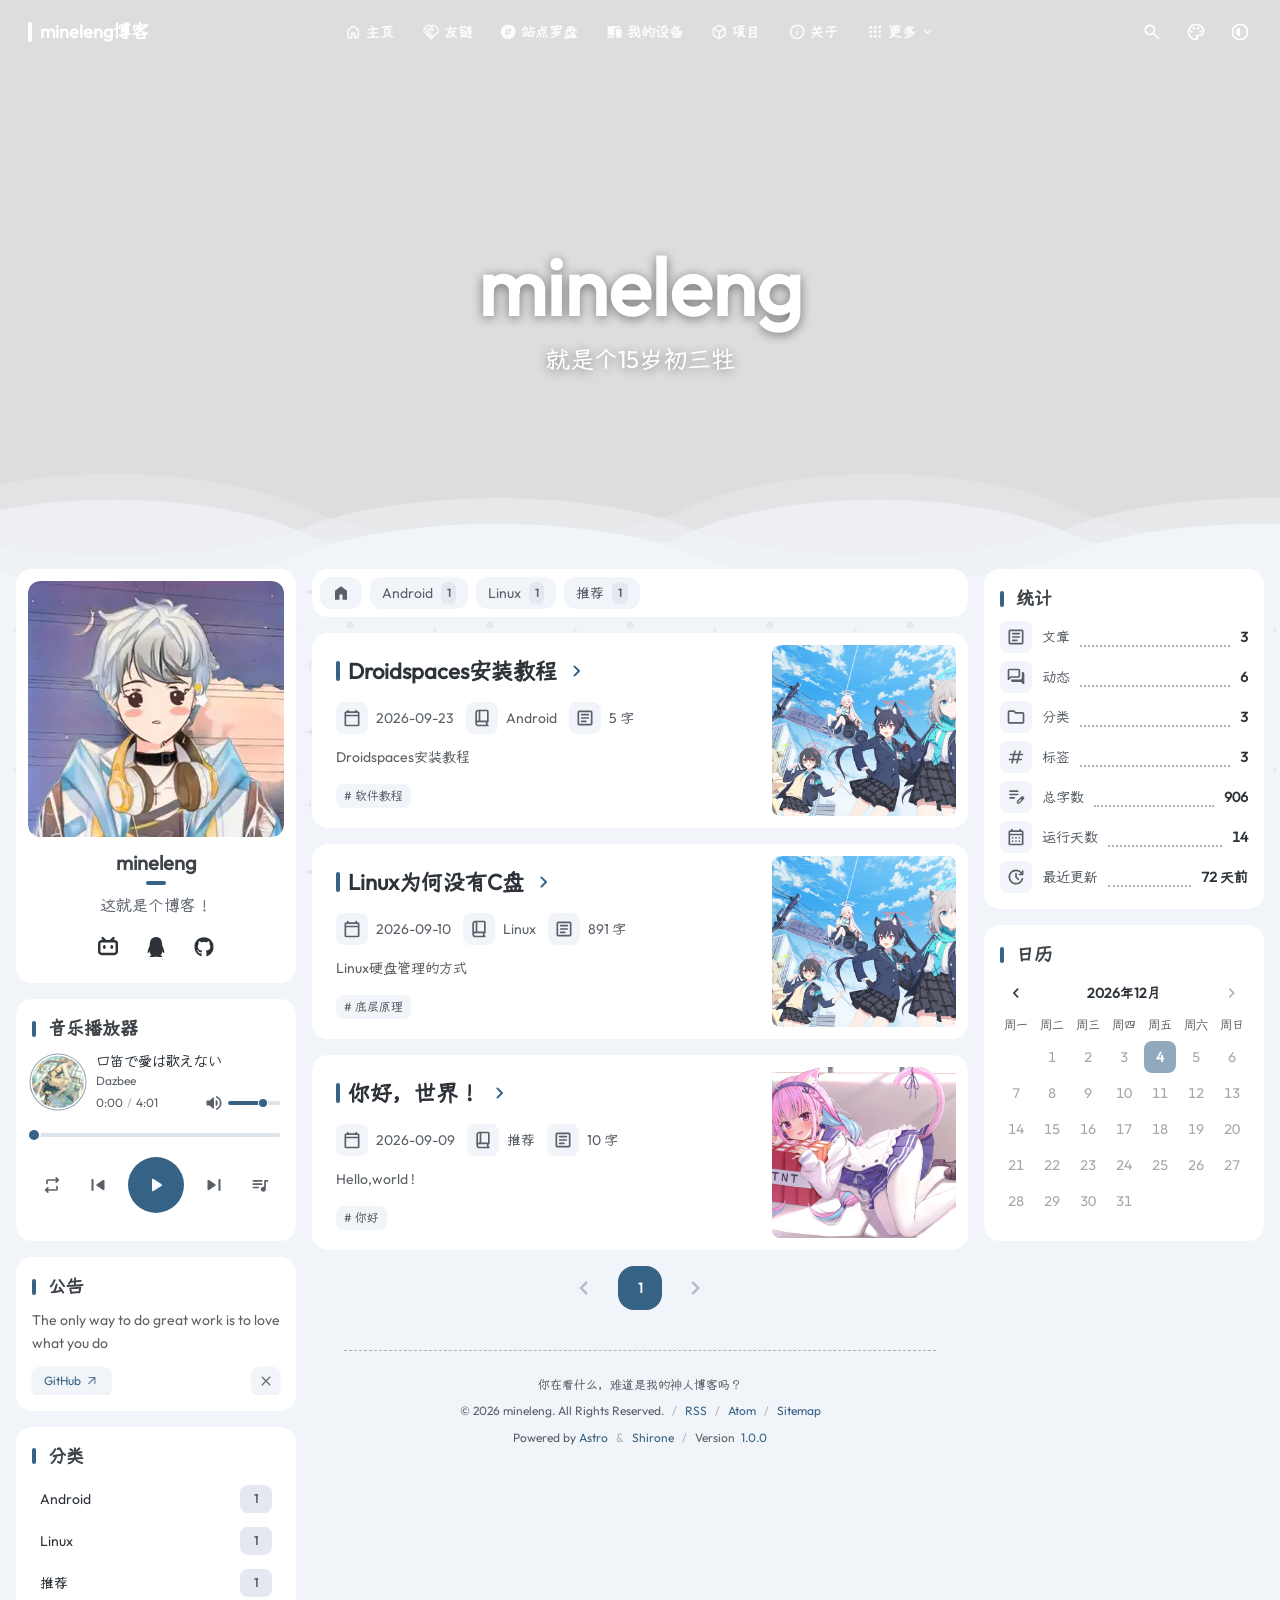
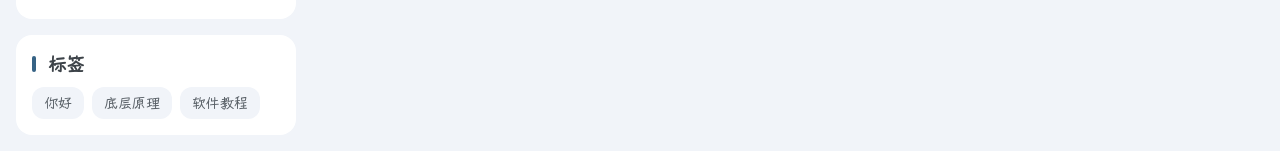
<file: index.html>
<!DOCTYPE html><html lang="zh-CN" class="bg-[var(--page-bg)] transition text-[14px] md:text-[16px]" style="--configHue: 245;--page-width: 96rem;--banner-height-home: 65vh;--banner-height: 35vh;--banner-panel-overlap: 1rem;" data-astro-cid-ju4pidww><head><style>@layer properties, theme, base, components, utilities;</style><title>mineleng博客 - 一个初三牲的博客</title><meta charset="UTF-8"><meta name="description" content="mineleng博客 - 一个初三牲的博客"><meta name="author" content="mineleng"><meta property="og:site_name" content="mineleng博客"><meta property="og:url" content="https://mcleng.cn/"><meta property="og:title" content="mineleng博客 - 一个初三牲的博客"><meta property="og:description" content="mineleng博客 - 一个初三牲的博客"><meta property="og:image" content="https://mcleng.cn/_astro/1.BYNc7uBQ.webp"><meta property="og:type" content="website"><meta name="twitter:card" content="summary_large_image"><meta property="twitter:url" content="https://mcleng.cn/"><meta name="twitter:title" content="mineleng博客 - 一个初三牲的博客"><meta name="twitter:description" content="mineleng博客 - 一个初三牲的博客"><meta name="twitter:image" content="https://mcleng.cn/_astro/1.BYNc7uBQ.webp"><meta name="viewport" content="width=device-width"><meta name="generator" content="Astro v7.2.6"><style>:root {
	--font-body: "Outfit";
	--font-cjk: "Yozai Medium";
	--m3e-font-mono-family: "JetBrains Mono";
}</style><style>/* ============================================================
   Shirone M3E 页面背景纹理系统（Ambient Texture & Pattern System）
   纯 CSS 与内联矢量 SVG Data URI 渲染，零外部请求，M3E 动态取色
   ============================================================ */

:root {
	--texture-opacity: 0.12;
}

#m3e-texture-canvas {
	position: fixed;
	inset: 0;
	pointer-events: none;
	z-index: -20;
	opacity: var(--texture-opacity, 0.12);
	will-change: opacity, transform;
	transform: translateZ(0);
	transition: opacity var(--m3e-duration-long, 400ms) var(--m3e-easing-standard, cubic-bezier(0.2, 0, 0, 1));
}

/* 00. None (纯色无纹理：完全脱离渲染树，0 绘制与渲染开销) */
html[data-texture-preset="none"] #m3e-texture-canvas {
	display: none !important;
	opacity: 0 !important;
	background: none !important;
	-webkit-mask-image: none !important;
	mask-image: none !important;
	animation: none !important;
	pointer-events: none !important;
}

/* 01. Starlight (二次元星芒与呼吸微光) */
html[data-texture-preset="starlight"] #m3e-texture-canvas {
	background: linear-gradient(135deg, var(--primary) 0%, var(--secondary) 50%, var(--tertiary) 100%);
	-webkit-mask-image: url("data:image/svg+xml,%3Csvg xmlns='http://www.w3.org/2000/svg' width='140' height='140' viewBox='0 0 140 140'%3E%3Cpath d='M35 20 Q35 32 23 32 Q35 32 35 44 Q35 32 47 32 Q35 32 35 20 Z' fill='black' opacity='0.9'/%3E%3Cpath d='M105 85 Q105 93 97 93 Q105 93 105 101 Q105 93 113 93 Q105 93 105 85 Z' fill='black' opacity='0.75'/%3E%3Cpath d='M95 30 L95 42 M89 36 L101 36' stroke='black' stroke-width='1.5' stroke-linecap='round' opacity='0.8'/%3E%3Cpath d='M30 100 L30 110 M25 105 L35 105' stroke='black' stroke-width='1.2' stroke-linecap='round' opacity='0.7'/%3E%3Ccircle cx='70' cy='65' r='3.5' fill='black' opacity='0.6'/%3E%3Ccircle cx='120' cy='25' r='2' fill='black' opacity='0.5'/%3E%3Ccircle cx='15' cy='70' r='2' fill='black' opacity='0.5'/%3E%3Ccircle cx='60' cy='125' r='2.5' fill='black' opacity='0.5'/%3E%3C/svg%3E");
	mask-image: url("data:image/svg+xml,%3Csvg xmlns='http://www.w3.org/2000/svg' width='140' height='140' viewBox='0 0 140 140'%3E%3Cpath d='M35 20 Q35 32 23 32 Q35 32 35 44 Q35 32 47 32 Q35 32 35 20 Z' fill='black' opacity='0.9'/%3E%3Cpath d='M105 85 Q105 93 97 93 Q105 93 105 101 Q105 93 113 93 Q105 93 105 85 Z' fill='black' opacity='0.75'/%3E%3Cpath d='M95 30 L95 42 M89 36 L101 36' stroke='black' stroke-width='1.5' stroke-linecap='round' opacity='0.8'/%3E%3Cpath d='M30 100 L30 110 M25 105 L35 105' stroke='black' stroke-width='1.2' stroke-linecap='round' opacity='0.7'/%3E%3Ccircle cx='70' cy='65' r='3.5' fill='black' opacity='0.6'/%3E%3Ccircle cx='120' cy='25' r='2' fill='black' opacity='0.5'/%3E%3Ccircle cx='15' cy='70' r='2' fill='black' opacity='0.5'/%3E%3Ccircle cx='60' cy='125' r='2.5' fill='black' opacity='0.5'/%3E%3C/svg%3E");
	-webkit-mask-size: 140px 140px;
	mask-size: 140px 140px;
	-webkit-mask-repeat: repeat;
	mask-repeat: repeat;
	animation: m3e-texture-starlight-float 16s ease-in-out infinite;
}

/* 02. Cyber Dots (极客点阵与准星) */
html[data-texture-preset="cyber-dots"] #m3e-texture-canvas {
	background: linear-gradient(135deg, var(--primary), var(--secondary));
	-webkit-mask-image: url("data:image/svg+xml,%3Csvg xmlns='http://www.w3.org/2000/svg' width='48' height='48' viewBox='0 0 48 48'%3E%3Ccircle cx='12' cy='12' r='1.2' fill='black'/%3E%3Ccircle cx='36' cy='12' r='1.2' fill='black'/%3E%3Ccircle cx='12' cy='36' r='1.2' fill='black'/%3E%3Ccircle cx='36' cy='36' r='1.2' fill='black'/%3E%3Cpath d='M24 20v8M20 24h8' stroke='black' stroke-width='0.8'/%3E%3Cpath d='M44 4h-4v4M4 44h4v-4' stroke='black' stroke-width='0.8' fill='none' opacity='0.6'/%3E%3C/svg%3E");
	mask-image: url("data:image/svg+xml,%3Csvg xmlns='http://www.w3.org/2000/svg' width='48' height='48' viewBox='0 0 48 48'%3E%3Ccircle cx='12' cy='12' r='1.2' fill='black'/%3E%3Ccircle cx='36' cy='12' r='1.2' fill='black'/%3E%3Ccircle cx='12' cy='36' r='1.2' fill='black'/%3E%3Ccircle cx='36' cy='36' r='1.2' fill='black'/%3E%3Cpath d='M24 20v8M20 24h8' stroke='black' stroke-width='0.8'/%3E%3Cpath d='M44 4h-4v4M4 44h4v-4' stroke='black' stroke-width='0.8' fill='none' opacity='0.6'/%3E%3C/svg%3E");
	-webkit-mask-size: 48px 48px;
	mask-size: 48px 48px;
	-webkit-mask-repeat: repeat;
	mask-repeat: repeat;
}

/* 03. Topography (流光等高线波纹) */
html[data-texture-preset="topography"] #m3e-texture-canvas {
	background: linear-gradient(180deg, var(--secondary), var(--tertiary));
	-webkit-mask-image: url("data:image/svg+xml,%3Csvg xmlns='http://www.w3.org/2000/svg' width='240' height='240' viewBox='0 0 240 240'%3E%3Cpath d='M0 40 Q60 10 120 40 T240 40 M0 80 Q60 50 120 80 T240 80 M0 120 Q60 90 120 120 T240 120 M0 160 Q60 130 120 160 T240 160 M0 200 Q60 170 120 200 T240 200' fill='none' stroke='black' stroke-width='1.2' opacity='0.7' stroke-dasharray='4 4'/%3E%3Cpath d='M0 60 Q60 90 120 60 T240 60 M0 100 Q60 130 120 100 T240 100 M0 140 Q60 170 120 140 T240 140 M0 180 Q60 210 120 180 T240 180 M0 220 Q60 250 120 220 T240 220' fill='none' stroke='black' stroke-width='1.2' opacity='0.85'/%3E%3C/svg%3E");
	mask-image: url("data:image/svg+xml,%3Csvg xmlns='http://www.w3.org/2000/svg' width='240' height='240' viewBox='0 0 240 240'%3E%3Cpath d='M0 40 Q60 10 120 40 T240 40 M0 80 Q60 50 120 80 T240 80 M0 120 Q60 90 120 120 T240 120 M0 160 Q60 130 120 160 T240 160 M0 200 Q60 170 120 200 T240 200' fill='none' stroke='black' stroke-width='1.2' opacity='0.7' stroke-dasharray='4 4'/%3E%3Cpath d='M0 60 Q60 90 120 60 T240 60 M0 100 Q60 130 120 100 T240 100 M0 140 Q60 170 120 140 T240 140 M0 180 Q60 210 120 180 T240 180 M0 220 Q60 250 120 220 T240 220' fill='none' stroke='black' stroke-width='1.2' opacity='0.85'/%3E%3C/svg%3E");
	-webkit-mask-size: 240px 240px;
	mask-size: 240px 240px;
	-webkit-mask-repeat: repeat;
	mask-repeat: repeat;
	animation: m3e-texture-topography-flow 32s linear infinite;
}

/* 04. Geometric (M3E 几何晶体与折纸) */
html[data-texture-preset="geometric"] #m3e-texture-canvas {
	background: linear-gradient(135deg, var(--primary), var(--tertiary));
	-webkit-mask-image: url("data:image/svg+xml,%3Csvg xmlns='http://www.w3.org/2000/svg' width='160' height='160' viewBox='0 0 160 160'%3E%3Cpolygon points='80,10 150,80 80,150 10,80' fill='none' stroke='black' stroke-width='1.5' opacity='0.9'/%3E%3Ccircle cx='80' cy='80' r='26' fill='black' opacity='0.4'/%3E%3Cpolygon points='0,0 80,0 0,80' fill='black' opacity='0.25'/%3E%3Cpolygon points='160,0 80,0 160,80' fill='black' opacity='0.25'/%3E%3Cpolygon points='0,160 80,160 0,80' fill='black' opacity='0.25'/%3E%3Cpolygon points='160,160 80,160 160,80' fill='black' opacity='0.25'/%3E%3Ccircle cx='0' cy='80' r='12' fill='none' stroke='black' stroke-width='1.2' opacity='0.6'/%3E%3Ccircle cx='160' cy='80' r='12' fill='none' stroke='black' stroke-width='1.2' opacity='0.6'/%3E%3C/svg%3E");
	mask-image: url("data:image/svg+xml,%3Csvg xmlns='http://www.w3.org/2000/svg' width='160' height='160' viewBox='0 0 160 160'%3E%3Cpolygon points='80,10 150,80 80,150 10,80' fill='none' stroke='black' stroke-width='1.5' opacity='0.9'/%3E%3Ccircle cx='80' cy='80' r='26' fill='black' opacity='0.4'/%3E%3Cpolygon points='0,0 80,0 0,80' fill='black' opacity='0.25'/%3E%3Cpolygon points='160,0 80,0 160,80' fill='black' opacity='0.25'/%3E%3Cpolygon points='0,160 80,160 0,80' fill='black' opacity='0.25'/%3E%3Cpolygon points='160,160 80,160 160,80' fill='black' opacity='0.25'/%3E%3Ccircle cx='0' cy='80' r='12' fill='none' stroke='black' stroke-width='1.2' opacity='0.6'/%3E%3Ccircle cx='160' cy='80' r='12' fill='none' stroke='black' stroke-width='1.2' opacity='0.6'/%3E%3C/svg%3E");
	-webkit-mask-size: 160px 160px;
	mask-size: 160px 160px;
	-webkit-mask-repeat: repeat;
	mask-repeat: repeat;
}

/* 05. Sakura Petals (落樱微瓣) */
html[data-texture-preset="sakura"] #m3e-texture-canvas {
	background: linear-gradient(135deg, var(--secondary) 0%, var(--primary) 100%);
	-webkit-mask-image: url("data:image/svg+xml,%3Csvg xmlns='http://www.w3.org/2000/svg' width='180' height='180' viewBox='0 0 180 180'%3E%3Cg transform='translate(35, 30) rotate(25) scale(0.85)'%3E%3Cpath d='M 0 0 C -5 -8 -8 -16 -3 -22 C -1 -24 0 -22.5 0 -21 C 0 -22.5 1 -24 3 -22 C 8 -16 5 -8 0 0 Z' fill='black' opacity='0.85'/%3E%3C/g%3E%3Cg transform='translate(130, 45) rotate(-40) scale(0.7)'%3E%3Cpath d='M 0 0 C -5 -8 -8 -16 -3 -22 C -1 -24 0 -22.5 0 -21 C 0 -22.5 1 -24 3 -22 C 8 -16 5 -8 0 0 Z' fill='black' opacity='0.7'/%3E%3C/g%3E%3Cg transform='translate(85, 115) rotate(70) scale(0.95)'%3E%3Cpath d='M 0 0 C -5 -8 -8 -16 -3 -22 C -1 -24 0 -22.5 0 -21 C 0 -22.5 1 -24 3 -22 C 8 -16 5 -8 0 0 Z' fill='black' opacity='0.9'/%3E%3C/g%3E%3Cg transform='translate(155, 140) rotate(-15) scale(0.6)'%3E%3Cpath d='M 0 0 C -5 -8 -8 -16 -3 -22 C -1 -24 0 -22.5 0 -21 C 0 -22.5 1 -24 3 -22 C 8 -16 5 -8 0 0 Z' fill='black' opacity='0.65'/%3E%3C/g%3E%3Cg transform='translate(25, 145) rotate(-75) scale(0.75)'%3E%3Cpath d='M 0 0 C -5 -8 -8 -16 -3 -22 C -1 -24 0 -22.5 0 -21 C 0 -22.5 1 -24 3 -22 C 8 -16 5 -8 0 0 Z' fill='black' opacity='0.75'/%3E%3C/g%3E%3Ccircle cx='95' cy='35' r='1.5' fill='black' opacity='0.4'/%3E%3Ccircle cx='140' cy='95' r='1.2' fill='black' opacity='0.4'/%3E%3Ccircle cx='55' cy='90' r='1.5' fill='black' opacity='0.4'/%3E%3C/svg%3E");
	mask-image: url("data:image/svg+xml,%3Csvg xmlns='http://www.w3.org/2000/svg' width='180' height='180' viewBox='0 0 180 180'%3E%3Cg transform='translate(35, 30) rotate(25) scale(0.85)'%3E%3Cpath d='M 0 0 C -5 -8 -8 -16 -3 -22 C -1 -24 0 -22.5 0 -21 C 0 -22.5 1 -24 3 -22 C 8 -16 5 -8 0 0 Z' fill='black' opacity='0.85'/%3E%3C/g%3E%3Cg transform='translate(130, 45) rotate(-40) scale(0.7)'%3E%3Cpath d='M 0 0 C -5 -8 -8 -16 -3 -22 C -1 -24 0 -22.5 0 -21 C 0 -22.5 1 -24 3 -22 C 8 -16 5 -8 0 0 Z' fill='black' opacity='0.7'/%3E%3C/g%3E%3Cg transform='translate(85, 115) rotate(70) scale(0.95)'%3E%3Cpath d='M 0 0 C -5 -8 -8 -16 -3 -22 C -1 -24 0 -22.5 0 -21 C 0 -22.5 1 -24 3 -22 C 8 -16 5 -8 0 0 Z' fill='black' opacity='0.9'/%3E%3C/g%3E%3Cg transform='translate(155, 140) rotate(-15) scale(0.6)'%3E%3Cpath d='M 0 0 C -5 -8 -8 -16 -3 -22 C -1 -24 0 -22.5 0 -21 C 0 -22.5 1 -24 3 -22 C 8 -16 5 -8 0 0 Z' fill='black' opacity='0.65'/%3E%3C/g%3E%3Cg transform='translate(25, 145) rotate(-75) scale(0.75)'%3E%3Cpath d='M 0 0 C -5 -8 -8 -16 -3 -22 C -1 -24 0 -22.5 0 -21 C 0 -22.5 1 -24 3 -22 C 8 -16 5 -8 0 0 Z' fill='black' opacity='0.75'/%3E%3C/g%3E%3Ccircle cx='95' cy='35' r='1.5' fill='black' opacity='0.4'/%3E%3Ccircle cx='140' cy='95' r='1.2' fill='black' opacity='0.4'/%3E%3Ccircle cx='55' cy='90' r='1.5' fill='black' opacity='0.4'/%3E%3C/svg%3E");
	-webkit-mask-size: 180px 180px;
	mask-size: 180px 180px;
	-webkit-mask-repeat: repeat;
	mask-repeat: repeat;
	animation: m3e-texture-sakura-fall 28s linear infinite;
}

/* 动效关键帧 */
@keyframes m3e-texture-starlight-float {
	0%, 100% {
		-webkit-mask-position: 0px 0px;
		mask-position: 0px 0px;
	}
	50% {
		-webkit-mask-position: 14px -18px;
		mask-position: 14px -18px;
	}
}

@keyframes m3e-texture-topography-flow {
	0% {
		-webkit-mask-position: 0px 0px;
		mask-position: 0px 0px;
	}
	100% {
		-webkit-mask-position: 240px 0px;
		mask-position: 240px 0px;
	}
}

@keyframes m3e-texture-sakura-fall {
	0% {
		-webkit-mask-position: 0px 0px;
		mask-position: 0px 0px;
	}
	100% {
		-webkit-mask-position: 180px 180px;
		mask-position: 180px 180px;
	}
}

/* Reduced Motion 动效降级 */
@media (prefers-reduced-motion: reduce) {
	#m3e-texture-canvas {
		animation: none !important;
	}
}

html.motion-reduced #m3e-texture-canvas {
	animation: none !important;
}
</style><style>@font-face{font-family:Outfit-8b10f21ee7afb56d;src:url("/_astro/fonts/14637153c8739868.woff2") format("woff2");font-display:swap;unicode-range:U+0000-00FF,U+0131,U+0152-0153,U+02BB-02BC,U+02C6,U+02DA,U+02DC,U+0304,U+0308,U+0329,U+2000-206F,U+20AC,U+2122,U+2191,U+2193,U+2212,U+2215,U+FEFF,U+FFFD;font-weight:400;font-style:normal;}:root{--font-body:Outfit-8b10f21ee7afb56d;}</style><style>@font-face{font-family:"Yozai Medium-2795006b8a09caeb";src:url("/_astro/fonts/6fb92930fb400bca.woff2") format("woff2");font-display:swap;font-weight:500;font-style:normal;}:root{--font-cjk:"Yozai Medium-2795006b8a09caeb";}</style><style>@font-face{font-family:"JetBrains Mono-ac9d1c33515fb79d";src:url("/_astro/fonts/cc5f60fd46e42cc9.woff2") format("woff2");font-display:swap;unicode-range:U+0000-00FF,U+0131,U+0152-0153,U+02BB-02BC,U+02C6,U+02DA,U+02DC,U+0304,U+0308,U+0329,U+2000-206F,U+20AC,U+2122,U+2191,U+2193,U+2212,U+2215,U+FEFF,U+FFFD;font-weight:400;font-style:normal;}@font-face{font-family:"JetBrains Mono-ac9d1c33515fb79d";src:url("/_astro/fonts/9161ee1cbda9cef9.woff2") format("woff2");font-display:swap;unicode-range:U+0000-00FF,U+0131,U+0152-0153,U+02BB-02BC,U+02C6,U+02DA,U+02DC,U+0304,U+0308,U+0329,U+2000-206F,U+20AC,U+2122,U+2191,U+2193,U+2212,U+2215,U+FEFF,U+FFFD;font-weight:400;font-style:italic;}@font-face{font-family:"JetBrains Mono-ac9d1c33515fb79d fallback: Arial";src:local("Arial");font-display:swap;font-weight:400;font-style:normal;size-adjust:134.5893%;ascent-override:75.7861%;descent-override:22.29%;line-gap-override:0%;}@font-face{font-family:"JetBrains Mono-ac9d1c33515fb79d fallback: Arial";src:local("Arial");font-display:swap;font-weight:400;font-style:italic;size-adjust:134.5893%;ascent-override:75.7861%;descent-override:22.29%;line-gap-override:0%;}:root{--font-mono:"JetBrains Mono-ac9d1c33515fb79d","JetBrains Mono-ac9d1c33515fb79d fallback: Arial",sans-serif;}</style><link rel="icon" href="/logo/icon.webp"><script>(function(){const DEFAULT_THEME = "auto";
const LIGHT_MODE = "light";
const DARK_MODE = "dark";
const AUTO_MODE = "auto";
const BANNER_HEIGHT_EXTEND = 30;
const configHue = 245;
const lightTheme = "github-light";
const darkTheme = "github-dark";
const defaultWallpaperMode = "banner";
const defaultTexturePreset = "starlight";
const defaultTextureOpacity = 0.12;
const textureEnabled = true;

			const theme = localStorage.getItem('theme') || DEFAULT_THEME;
			let isDark = false;
			switch (theme) {
				case LIGHT_MODE:
					document.documentElement.classList.remove('dark');
					break
				case DARK_MODE:
					document.documentElement.classList.add('dark');
					isDark = true;
					break
				case AUTO_MODE:
					if (window.matchMedia('(prefers-color-scheme: dark)').matches) {
						document.documentElement.classList.add('dark');
						isDark = true;
					} else {
						document.documentElement.classList.remove('dark');
					}
			}

			document.documentElement.setAttribute('data-theme', isDark ? darkTheme : lightTheme);
			const hue = localStorage.getItem('hue') || configHue;
			document.documentElement.style.setProperty('--hue', hue);
			if (localStorage.getItem('mc-motion') === 'reduced') {
				document.documentElement.classList.add('motion-reduced');
			}
			const storedWallpaperMode = localStorage.getItem('wallpaper-mode');
			const wallpaperMode = storedWallpaperMode === 'banner' || storedWallpaperMode === 'none'
				? storedWallpaperMode
				: defaultWallpaperMode;
			document.documentElement.dataset.wallpaperMode = wallpaperMode;

			if (textureEnabled) {
				const storedTexturePreset = localStorage.getItem('texture-preset');
				const validPresets = ['none', 'starlight', 'cyber-dots', 'topography', 'geometric', 'sakura'];
				const texturePreset = storedTexturePreset && validPresets.includes(storedTexturePreset)
					? storedTexturePreset
					: defaultTexturePreset;
				document.documentElement.dataset.texturePreset = texturePreset;
				const storedTextureOpacity = localStorage.getItem('texture-opacity');
				const textureOpacity = storedTextureOpacity ? parseFloat(storedTextureOpacity) : defaultTextureOpacity;
				if (!isNaN(textureOpacity)) {
					document.documentElement.style.setProperty('--texture-opacity', String(textureOpacity));
				}
			}

			let offset = Math.floor(window.innerHeight * (BANNER_HEIGHT_EXTEND / 100));
			offset = offset - offset % 4;
			document.documentElement.style.setProperty('--banner-height-extend', `${offset}px`);
		})();</script><link rel="alternate" type="application/rss+xml" title="mineleng" href="https://mcleng.cn/rss.xml"><link rel="alternate" type="application/atom+xml" title="mineleng" href="https://mcleng.cn/atom.xml"><link rel="stylesheet" href="/_astro/_..Fz6dp_eM.css"><link rel="stylesheet" href="/_astro/fancybox.y3Ble-Pa.css"><style>.fancybox__container{--fancybox-bg: rgba(0, 0, 0, .88);--fancybox-thumbs-width: 56px;--fancybox-thumbs-ratio: 1;--fancybox-thumbs-border-radius: .75rem}.fancybox__toolbar{background:linear-gradient(to bottom,rgba(0,0,0,.5),transparent);padding:.5rem;backdrop-filter:blur(6px)}.fancybox__caption{background:linear-gradient(to top,rgba(0,0,0,.7),transparent);color:#fff;font-size:.9rem;padding:1rem;text-align:center;backdrop-filter:blur(6px);margin:0 1rem 1rem}.fancybox__thumbs{background:#0009;padding:4px;border-radius:.75rem;backdrop-filter:blur(6px)}.fancybox__thumb{border-radius:.5rem;overflow:hidden;border:2px solid transparent;transition:all .2s ease}.fancybox__thumb:hover{border-color:#ffffff80;transform:scale(1.05)}.fancybox__thumb.is-active{border-color:#fff}.fancybox__button{background:#0006;border-radius:.75rem;width:48px;height:48px;display:flex;align-items:center;justify-content:center;transition:all .2s ease;backdrop-filter:blur(4px)}.fancybox__button:hover{background:#0000008c}.fancybox__button:active{background:#000000a6;transform:scale(.92)}.fancybox__nav .carousel__button{width:48px;height:48px;border-radius:.75rem}.fancybox__infobar{color:#fff;font-size:.9rem;padding:0 8px;opacity:.85}@media(width<768px){.fancybox__toolbar{padding:.25rem}.fancybox__button{width:40px;height:40px;border-radius:.5rem}.fancybox__caption{font-size:.85rem;padding:.5rem;margin:0 .5rem .5rem}}@media(width<480px){.fancybox__button{width:36px;height:36px}.fancybox__caption{font-size:.8rem}}
</style><link rel="stylesheet" href="/_astro/MainGridLayout.CAM2ymMN.css"><link rel="stylesheet" href="/_astro/Tooltip._NvNHrWy.css"><style>.m3-blog-postmeta[data-astro-cid-f5rw7zsl]{display:flex;flex-wrap:wrap;align-items:center;gap:.5rem .75rem;color:var(--on-surface-variant)}.m3-blog-postmeta__item[data-astro-cid-f5rw7zsl]{display:inline-flex;align-items:center;gap:.5rem;min-width:0}.m3-blog-postmeta__text[data-astro-cid-f5rw7zsl]{font:var(--m3e-type-body-medium);font-weight:500;white-space:nowrap}.m3-blog-postmeta__link[data-astro-cid-f5rw7zsl]{font:var(--m3e-type-body-medium);font-weight:500;white-space:nowrap;text-decoration:none;color:var(--on-surface-variant);transition:color var(--m3e-duration-short) var(--m3e-easing-standard)}.m3-blog-postmeta__link[data-astro-cid-f5rw7zsl]:hover{color:var(--primary)}.m3-blog-postmeta__tags[data-astro-cid-f5rw7zsl]{display:inline-flex;align-items:center;min-width:0}.m3-blog-postmeta__sep[data-astro-cid-f5rw7zsl]{margin:0 .375rem;color:var(--outline-variant);font-size:.875rem}
</style><link rel="stylesheet" href="/_astro/DisplaySettings.BTmwK3Nc.css"><link rel="stylesheet" href="/_astro/IconButton.DsMIB3T_.css"><style>.m3-menu.svelte-6w7hgd{min-width:7rem;max-width:17.5rem;width:max-content;padding:.5rem .25rem;border-radius:var(--shape-corner-xs);background:var(--surface-container-low);box-shadow:var(--m3e-elevation-2);max-height:20rem;overflow-y:auto;transform-origin:var(--menu-origin, top center);transform:scale(1);transition:opacity var(--m3e-duration-short) var(--m3e-easing-standard),transform var(--m3e-duration-medium) var(--m3e-easing-emphasized-decelerate),visibility var(--m3e-duration-medium)}.m3-menu.closed.svelte-6w7hgd{visibility:hidden;opacity:0;transform:scale(.8);pointer-events:none;transition:opacity var(--m3e-duration-short) var(--m3e-easing-standard),transform var(--m3e-duration-short) var(--m3e-easing-emphasized-accelerate),visibility var(--m3e-duration-short)}.m3-menu.svelte-6w7hgd .m3-menu-item{display:flex;align-items:center;gap:.75rem;width:100%;min-height:3rem;padding:0 .75rem;border:none;border-radius:var(--shape-corner-s);background:transparent;color:var(--on-surface);font:var(--m3e-type-label-large);text-align:left;white-space:nowrap;overflow:hidden;text-overflow:ellipsis;cursor:pointer;transition:background-color var(--m3e-duration-short) var(--m3e-easing-standard)}.m3-menu.svelte-6w7hgd .m3-menu-item:not(.m3-state-layer):hover{background:color-mix(in oklab,var(--on-surface) 8%,transparent)}.m3-menu.svelte-6w7hgd .m3-menu-item:focus-visible{outline:2px solid var(--primary);outline-offset:-2px}.m3-menu.svelte-6w7hgd .m3-menu-item.selected,.m3-menu.svelte-6w7hgd .m3-menu-item.checked{background:var(--tertiary-container);color:var(--on-tertiary-container)}.m3-menu.svelte-6w7hgd .m3-menu-item__check{transform:scaleX(0);opacity:0;transition:transform var(--m3e-duration-medium) var(--m3e-easing-emphasized-decelerate),opacity var(--m3e-duration-short) var(--m3e-easing-standard)}.m3-menu.svelte-6w7hgd .m3-menu-item.selected .m3-menu-item__check,.m3-menu.svelte-6w7hgd .m3-menu-item.checked .m3-menu-item__check{transform:scaleX(1);opacity:1}.m3-menu.svelte-6w7hgd .m3-menu-item__trailing{margin-left:auto;display:flex;align-items:center}.m3-menu.svelte-6w7hgd .m3-menu-item__content{display:flex;flex-direction:column;min-width:0}.m3-menu.svelte-6w7hgd .m3-menu-item__label{white-space:nowrap}.m3-menu.svelte-6w7hgd .m3-menu-item__supporting{font:var(--m3e-type-body-small);color:var(--on-surface-variant);white-space:nowrap}.m3-menu.svelte-6w7hgd .m3-menu-item:disabled{color:color-mix(in oklab,var(--on-surface) 38%,transparent);cursor:default;pointer-events:none}.m3-menu.svelte-6w7hgd .m3-menu-group{padding:.25rem;border-radius:var(--shape-corner-s);background:var(--surface-container-low);transition:border-radius var(--m3e-duration-medium) var(--m3e-easing-emphasized-decelerate)}.m3-menu.svelte-6w7hgd .m3-menu-group:hover{border-radius:var(--shape-corner-l)}.m3-menu.svelte-6w7hgd .m3-menu-group+.m3-menu-group{margin-top:2px}.m3-menu--vibrant.svelte-6w7hgd{background:var(--tertiary-container);color:var(--on-tertiary-container)}.m3-menu--vibrant.svelte-6w7hgd .m3-menu-item{color:var(--on-tertiary-container)}.m3-menu--vibrant.svelte-6w7hgd .m3-menu-item:hover{background:color-mix(in oklab,var(--on-tertiary-container) 8%,transparent)}.m3-menu--vibrant.svelte-6w7hgd .m3-menu-item:focus-visible{outline:2px solid var(--tertiary)}.m3-menu--vibrant.svelte-6w7hgd .m3-menu-item.selected,.m3-menu--vibrant.svelte-6w7hgd .m3-menu-item.checked{background:var(--tertiary);color:var(--on-tertiary)}
</style><link rel="stylesheet" href="/_astro/ProgressIndicator.D18nlPvq.css"><style>.m3-blog-searchpanel.svelte-pa9i8k{display:flex;flex-direction:column;width:min(30rem,calc(100vw - 1.5rem));min-width:0;max-width:calc(100vw - 1.5rem);box-sizing:border-box;padding:.5rem;border-radius:var(--shape-corner-l);background:var(--float-panel-bg);color:var(--on-surface);box-shadow:var(--m3e-elevation-3);max-height:min(36rem,calc(100dvh - 5.5rem));overflow-y:auto;overflow-x:hidden;overscroll-behavior:contain}.m3-blog-searchpanel__input.svelte-pa9i8k{display:flex;align-items:center;gap:.5rem;flex:0 0 2.75rem;margin-bottom:.25rem;padding:0 .875rem;border-radius:var(--shape-corner-full);background:var(--surface-container-high)}.m3-blog-searchpanel__input.svelte-pa9i8k>svg{width:1.25rem;height:1.25rem;color:var(--on-surface-variant)}.m3-blog-searchpanel__input.svelte-pa9i8k>input:where(.svelte-pa9i8k){flex:1;min-width:0;height:100%;border:none;background:transparent;color:var(--on-surface);font:var(--m3e-type-body-small);outline:none;caret-color:var(--primary)}.m3-blog-searchpanel__input.svelte-pa9i8k>input:where(.svelte-pa9i8k)::placeholder{color:var(--on-surface-variant)}@media(min-width:1024px){.m3-blog-searchpanel__input--hide-desktop.svelte-pa9i8k{display:none}}.m3-blog-searchpanel__item.svelte-pa9i8k{display:block;padding:.5rem .75rem;border-radius:var(--shape-corner-l);text-decoration:none;min-width:0;transition:background-color var(--m3e-duration-short) var(--m3e-easing-standard)}.m3-blog-searchpanel__item.svelte-pa9i8k:hover{background:color-mix(in oklab,var(--on-surface) 6%,transparent)}.m3-blog-searchpanel__item.svelte-pa9i8k+.m3-blog-searchpanel__item:where(.svelte-pa9i8k){margin-top:.125rem}.m3-blog-searchpanel__title.svelte-pa9i8k{display:inline-flex;align-items:center;gap:.375rem;font:var(--m3e-type-body-large);font-weight:700;color:var(--on-surface);max-width:100%;transition:color var(--m3e-duration-short) var(--m3e-easing-standard)}.m3-blog-searchpanel__item.svelte-pa9i8k:hover .m3-blog-searchpanel__title:where(.svelte-pa9i8k){color:var(--primary)}.m3-blog-searchpanel__title.svelte-pa9i8k>svg{width:.75rem;height:.75rem;flex:0 0 auto;color:var(--primary);transform:translate(.25rem)}.m3-blog-searchpanel__excerpt.svelte-pa9i8k{display:block;margin-top:.125rem;max-width:100%;overflow-wrap:anywhere;font:var(--m3e-type-body-small);color:var(--on-surface-variant)}.m3-blog-searchpanel__excerpt.svelte-pa9i8k mark{background:transparent;color:var(--primary)}
.m3-segmented.svelte-jg8ckp{display:flex;gap:2px;padding:2px;border-radius:var(--shape-corner-m);background:var(--surface-container)}.m3-segmented__input.svelte-jg8ckp{position:absolute;width:1px;height:1px;opacity:0;overflow:hidden;clip:rect(0 0 0 0);white-space:nowrap;clip-path:inset(50%)}.m3-segmented__segment.svelte-jg8ckp{flex:1;display:flex;align-items:center;justify-content:center;gap:.25rem;height:2rem;padding:0 .75rem;border-radius:var(--shape-corner-s);font:var(--m3e-type-label-medium);color:var(--on-surface-variant);cursor:pointer;user-select:none;text-align:center;line-height:1.25;transition:background-color var(--m3e-duration-short) var(--m3e-easing-standard),color var(--m3e-duration-short) var(--m3e-easing-standard),box-shadow var(--m3e-duration-short) var(--m3e-easing-standard)}.m3-segmented__segment.svelte-jg8ckp:hover{background:color-mix(in oklab,var(--on-surface) 8%,transparent)}.m3-segmented__segment.selected.svelte-jg8ckp{background:var(--secondary-container);color:var(--on-secondary-container);box-shadow:var(--m3e-elevation-1)}.m3-segmented__segment.svelte-jg8ckp:has(input:where(.svelte-jg8ckp):focus-visible){outline:2px solid var(--primary);outline-offset:1px}.m3-segmented__check.svelte-jg8ckp{display:flex;flex-shrink:0;transform:scale(0);opacity:0;transform-origin:left bottom;transition:transform var(--m3e-duration-medium) var(--m3e-easing-emphasized-decelerate),opacity var(--m3e-duration-short) var(--m3e-easing-standard)}.m3-segmented__check.svelte-jg8ckp>svg{width:1rem;height:1rem}.m3-segmented__segment.selected.svelte-jg8ckp .m3-segmented__check:where(.svelte-jg8ckp){transform:scale(1);opacity:1}
.m3-snackbar.svelte-14kcjp5{position:fixed;left:50%;bottom:1.5rem;transform:translate(-50%) scale(.8);display:flex;align-items:center;min-height:3rem;padding:.875rem 1rem;gap:.5rem;max-width:40rem;border-radius:var(--shape-corner-xs);background:var(--surface-container-high);color:var(--on-surface);font:var(--m3e-type-body-medium);box-shadow:var(--m3e-elevation-3);border:1px solid var(--outline-variant);opacity:0;pointer-events:none;transition:opacity var(--m3e-duration-short) var(--m3e-easing-standard),transform var(--m3e-duration-medium) var(--m3e-easing-emphasized-decelerate);z-index:100}.m3-snackbar.visible.svelte-14kcjp5{opacity:1;transform:translate(-50%) scale(1);pointer-events:auto}.m3-snackbar__icon.svelte-14kcjp5{display:flex;flex-shrink:0}.m3-snackbar__icon.svelte-14kcjp5>svg{width:1.5rem;height:1.5rem}.m3-snackbar__action.svelte-14kcjp5{margin-left:auto;padding:.25rem .5rem;margin-right:-.25rem;border:none;background:none;color:var(--primary);font:var(--m3e-type-label-large);cursor:pointer;border-radius:var(--shape-corner-xs);white-space:nowrap}.m3-snackbar__action.svelte-14kcjp5:hover{background:color-mix(in srgb,var(--primary) 8%,transparent)}.m3-snackbar__action.svelte-14kcjp5:focus-visible{outline:2px solid var(--primary);outline-offset:2px}
</style><script type="module" src="/_astro/page.DV2quqEU.js"></script></head><body class="min-h-screen transition" data-current-page="home" data-banner-visible="false" data-banner-layout="compact" data-banner-top-app-bar="false" data-banner-has-desktop="true" data-banner-has-mobile="true" style="--configHue: 245;--page-width: 96rem;--banner-height-home: 65vh;--banner-height: 35vh;--banner-panel-overlap: 1rem;" data-astro-cid-ju4pidww><div id="config-carrier" data-hue="245" data-wallpaper-mode="banner" data-texture-preset="starlight" data-texture-opacity="0.12"></div><div id="m3e-texture-canvas" class="fixed inset-0 pointer-events-none -z-20 transition-opacity duration-500" aria-hidden="true" style="--configHue: 245;--page-width: 96rem;--banner-height-home: 65vh;--banner-height: 35vh;--banner-panel-overlap: 1rem;" data-astro-cid-ju4pidww></div><style>astro-island,astro-slot,astro-static-slot{display:contents}</style><script>(()=>{var e=async t=>{await(await t())()};(self.Astro||(self.Astro={})).only=e;window.dispatchEvent(new Event("astro:only"));})();</script><script>(()=>{var g=Object.defineProperty;var w=(a,s,c)=>s in a?g(a,s,{enumerable:!0,configurable:!0,writable:!0,value:c}):a[s]=c;var l=(a,s,c)=>w(a,typeof s!="symbol"?s+"":s,c);var E=new Set(["__proto__","constructor","prototype"]);{let a={0:t=>y(t),1:t=>c(t),2:t=>new RegExp(t),3:t=>new Date(t),4:t=>new Map(c(t)),5:t=>new Set(c(t)),6:t=>BigInt(t),7:t=>new URL(t),8:t=>new Uint8Array(t),9:t=>new Uint16Array(t),10:t=>new Uint32Array(t),11:t=>Number.POSITIVE_INFINITY*t},s=t=>{let[p,e]=t;return p in a?a[p](e):void 0},c=t=>t.map(s),y=t=>typeof t!="object"||t===null?t:Object.fromEntries(Object.entries(t).map(([p,e])=>[p,s(e)]));class f extends HTMLElement{constructor(){super(...arguments);l(this,"Component");l(this,"hydrator");l(this,"hydrate",async()=>{var b;if(!this.hydrator||!this.isConnected)return;let e=(b=this.parentElement)==null?void 0:b.closest("astro-island[ssr]");if(e){e.addEventListener("astro:hydrate",this.hydrate,{once:!0});return}let r=this.querySelectorAll("astro-slot"),n={},d=this.querySelectorAll("template[data-astro-template]");for(let o of d){let i=o.closest(this.tagName);i!=null&&i.isSameNode(this)&&(n[o.getAttribute("data-astro-template")||"default"]=o.innerHTML,o.remove())}for(let o of r){let i=o.closest(this.tagName);i!=null&&i.isSameNode(this)&&(n[o.getAttribute("name")||"default"]=o.innerHTML)}let u;try{u=this.hasAttribute("props")?y(JSON.parse(this.getAttribute("props"))):{}}catch(o){let i=this.getAttribute("component-url")||"<unknown>",v=this.getAttribute("component-export");throw v&&(i+=` (export ${v})`),console.error(`[hydrate] Error parsing props for component ${i}`,this.getAttribute("props"),o),o}let h;await this.hydrator(this)(this.Component,u,n,{client:this.getAttribute("client")}),this.removeAttribute("ssr"),this.dispatchEvent(new CustomEvent("astro:hydrate"))});l(this,"unmount",()=>{this.isConnected||this.dispatchEvent(new CustomEvent("astro:unmount"))})}disconnectedCallback(){document.removeEventListener("astro:after-swap",this.unmount),document.addEventListener("astro:after-swap",this.unmount,{once:!0})}connectedCallback(){if(!this.hasAttribute("await-children")||document.readyState==="interactive"||document.readyState==="complete")this.childrenConnectedCallback();else{let e=()=>{document.removeEventListener("DOMContentLoaded",e),r.disconnect(),this.childrenConnectedCallback()},r=new MutationObserver(()=>{var n;((n=this.lastChild)==null?void 0:n.nodeType)===Node.COMMENT_NODE&&this.lastChild.nodeValue==="astro:end"&&(this.lastChild.remove(),e())});r.observe(this,{childList:!0}),document.addEventListener("DOMContentLoaded",e)}}async childrenConnectedCallback(){let e=this.getAttribute("before-hydration-url");e&&await import(e),this.start()}getRetryImportUrl(e){let r=new URL(e,document.baseURI);return r.searchParams.set("astro-retry",Date.now().toString()),r.toString()}async importWithRetry(e){try{return await import(e)}catch(r){return await new Promise(n=>setTimeout(n,1e3)),import(this.getRetryImportUrl(e))}}handleHydrationError(e){let r=this.getAttribute("component-url"),n=new CustomEvent("astro:hydration-error",{cancelable:!0,bubbles:!0,composed:!0,detail:{error:e,componentUrl:r}});this.dispatchEvent(n)&&console.error(`[astro-island] Error hydrating ${r}`,e)}async start(){let e=JSON.parse(this.getAttribute("opts")),r=this.getAttribute("client");if(Astro[r]===void 0){window.addEventListener(`astro:${r}`,()=>this.start(),{once:!0});return}try{await Astro[r](async()=>{let n=this.getAttribute("renderer-url");try{let[d,{default:u}]=await Promise.all([this.importWithRetry(this.getAttribute("component-url")),n?this.importWithRetry(n):Promise.resolve({default:()=>()=>{}})]),h=this.getAttribute("component-export")||"default";if(h.includes(".")){this.Component=d;for(let m of h.split(".")){if(E.has(m)||!this.Component||typeof this.Component!="object"&&typeof this.Component!="function"||!Object.hasOwn(this.Component,m))throw new Error(`Invalid component export path: ${h}`);this.Component=this.Component[m]}}else{if(E.has(h))throw new Error(`Invalid component export path: ${h}`);this.Component=d[h]}return this.hydrator=u,this.hydrate}catch(d){return this.handleHydrationError(d),()=>{}}},e,this)}catch(n){this.handleHydrationError(n)}}attributeChangedCallback(){this.hydrate()}}l(f,"observedAttributes",["props"]),customElements.get("astro-island")||customElements.define("astro-island",f)}})();</script><astro-island uid="iqJ19" component-url="/_astro/Snackbar.D1beC2Ty.js" component-export="default" renderer-url="/_astro/client.svelte.DfeZY-Hs.js" props="{&quot;data-astro-cid-ju4pidww&quot;:[0,true]}" ssr client="only" opts="{&quot;name&quot;:&quot;Snackbar&quot;,&quot;value&quot;:&quot;svelte&quot;}"></astro-island><header id="top-row" class="z-50 pointer-events-none relative transition-all duration-700 max-w-[var(--page-width)] px-0 md:px-4 mx-auto"><div id="navbar-wrapper" class="pointer-events-auto sticky top-0 transition-all"><div id="navbar" class="top-app-bar fixed top-0 left-0 right-0 z-50 onload-animation bg-[color-mix(in_oklab,var(--surface-container-low)_94%,transparent)] shadow-[var(--m3e-elevation-1)] backdrop-blur-md transition" data-astro-cid-qvhher2r><div class="relative max-w-[var(--page-width)] mx-auto h-16 px-3 md:px-5 flex items-center gap-1" data-astro-cid-qvhher2r><!--[--><!--[-1--><button type="button" id="nav-drawer-switch" class="m3-icon-button m3-icon-button--standard m3-icon-button--small m3-icon-button--round m3-state-layer shrink-0 lg:!hidden svelte-1f9wkzm" aria-label="Menu"><!--[1--><svg width="1em" height="1em" viewBox="0 0 24 24" class="text-[1.25rem]" data-astro-cid-qvhher2r="true" data-icon="material-symbols:menu-rounded"><symbol id="ai:material-symbols:menu-rounded"><path fill="currentColor" d="M4 18q-.425 0-.712-.288T3 17t.288-.712T4 16h16q.425 0 .713.288T21 17t-.288.713T20 18zm0-5q-.425 0-.712-.288T3 12t.288-.712T4 11h16q.425 0 .713.288T21 12t-.288.713T20 13zm0-5q-.425 0-.712-.288T3 7t.288-.712T4 6h16q.425 0 .713.288T21 7t-.288.713T20 8z"/></symbol><use href="#ai:material-symbols:menu-rounded"></use></svg><!----><!--]--></button><!--]--><!--]--><a href="/" class="group flex h-10 items-center gap-2 px-2 text-[var(--on-surface)] transition whitespace-nowrap" data-astro-cid-qvhher2r><span class="h-5 w-1 rounded-full bg-[var(--primary)] transition-all group-hover:h-7" data-astro-cid-qvhher2r></span><span class="text-lg font-bold group-hover:text-[var(--primary)]" data-astro-cid-qvhher2r>mineleng博客</span></a><nav class="top-app-bar__nav hidden h-full items-center gap-1 lg:flex lg:absolute lg:left-1/2 lg:-translate-x-1/2" aria-label="Main navigation" data-astro-cid-qvhher2r><div class="top-app-bar__nav-group" data-nav-group data-astro-cid-qvhher2r><a href="/" aria-current="page" data-nav-key="home" class="top-app-bar__nav-link m3-state-layer relative flex h-10 items-center gap-1 px-3 text-sm font-bold text-[var(--on-surface-variant)] transition-colors hover:text-[var(--on-surface)] top-app-bar__nav-link--active" data-astro-cid-qvhher2r><svg width="1em" height="1em" viewBox="0 0 24 24" class="text-[1.1rem]" data-astro-cid-qvhher2r="true" data-icon="material-symbols:home-outline-rounded"><symbol id="ai:material-symbols:home-outline-rounded"><path fill="currentColor" d="M6 19h3v-5q0-.425.288-.712T10 13h4q.425 0 .713.288T15 14v5h3v-9l-6-4.5L6 10zm-2 0v-9q0-.475.213-.9t.587-.7l6-4.5q.525-.4 1.2-.4t1.2.4l6 4.5q.375.275.588.7T20 10v9q0 .825-.588 1.413T18 21h-4q-.425 0-.712-.288T13 20v-5h-2v5q0 .425-.288.713T10 21H6q-.825 0-1.412-.587T4 19m8-6.75"/></symbol><use href="#ai:material-symbols:home-outline-rounded"></use></svg>主页</a></div><div class="top-app-bar__nav-group" data-nav-group data-astro-cid-qvhher2r><a href="/friends/" data-nav-key="friends" class="top-app-bar__nav-link m3-state-layer relative flex h-10 items-center gap-1 px-3 text-sm font-bold text-[var(--on-surface-variant)] transition-colors hover:text-[var(--on-surface)]" data-astro-cid-qvhher2r><svg width="1em" height="1em" viewBox="0 0 24 24" class="text-[1.1rem]" data-astro-cid-qvhher2r="true" data-icon="material-symbols:handshake-outline-rounded"><symbol id="ai:material-symbols:handshake-outline-rounded"><path fill="currentColor" d="M11.875 20q.1 0 .2-.05t.15-.1l8.2-8.2q.3-.3.438-.675t.137-.75q0-.4-.137-.763t-.438-.637l-4.25-4.25q-.275-.3-.638-.437T14.776 4q-.375 0-.75.138t-.675.437l-.275.275l1.85 1.875q.375.35.55.8t.175.95q0 1.05-.712 1.763t-1.763.712q-.5 0-.962-.175t-.813-.525L9.525 8.4L5.15 12.775q-.075.075-.112.163T5 13.125q0 .2.15.363t.35.162q.1 0 .2-.05t.15-.1l2.7-2.7q.275-.275.688-.288t.712.288q.275.275.275.7t-.275.7l-2.675 2.7q-.075.075-.112.163t-.038.187q0 .2.15.35t.35.15q.1 0 .2-.05t.15-.1l2.7-2.675q.275-.275.688-.288t.712.288q.275.275.275.7t-.275.7l-2.675 2.7q-.075.05-.112.15t-.038.2q0 .2.15.35t.35.15q.1 0 .188-.038t.162-.112l2.7-2.675q.275-.275.688-.288t.712.288q.275.275.275.7t-.275.7l-2.7 2.7q-.075.075-.112.163t-.038.187q0 .2.163.35t.362.15m-.025 2q-.925 0-1.637-.612t-.838-1.538q-.85-.125-1.425-.7t-.7-1.425q-.85-.125-1.412-.712T5.15 15.6q-.95-.125-1.55-.825t-.6-1.65q0-.5.188-.962t.537-.813L8.1 6.975Q8.675 6.4 9.513 6.4t1.412.575L12.8 8.85q.05.075.15.113t.2.037q.225 0 .375-.137t.15-.363q0-.1-.038-.2t-.112-.15L9.95 4.575q-.275-.3-.637-.437T8.55 4q-.375 0-.75.138t-.675.437L3.6 8.125q-.35.35-.5.825t-.075.95q.075.425-.175.75t-.675.375t-.75-.188t-.375-.662q-.15-.95.138-1.862T2.175 6.7L5.7 3.175Q6.3 2.6 7.038 2.3T8.55 2t1.513.3t1.312.875l.275.275l.275-.275q.6-.575 1.338-.875t1.512-.3t1.513.3t1.312.875L21.825 7.4q.575.575.875 1.325t.3 1.525t-.3 1.513t-.875 1.312l-8.2 8.175q-.35.35-.812.55t-.963.2M9.4 8"/></symbol><use href="#ai:material-symbols:handshake-outline-rounded"></use></svg>友链</a></div><div class="top-app-bar__nav-group" data-nav-group data-astro-cid-qvhher2r><a href="/compass/" data-nav-key="compass" class="top-app-bar__nav-link m3-state-layer relative flex h-10 items-center gap-1 px-3 text-sm font-bold text-[var(--on-surface-variant)] transition-colors hover:text-[var(--on-surface)]" data-astro-cid-qvhher2r><svg width="1em" height="1em" viewBox="0 0 24 24" class="text-[1.1rem]" data-astro-cid-qvhher2r="true" data-icon="material-symbols:explore-rounded"><symbol id="ai:material-symbols:explore-rounded"><path fill="currentColor" d="m8.375 16.25l5.05-1.45q.5-.15.863-.513t.512-.862l1.45-5.05q.075-.275-.137-.488t-.488-.137l-5.05 1.45q-.5.15-.862.513t-.513.862l-1.45 5.05q-.075.275.138.488t.487.137M12 13.5q-.625 0-1.062-.437T10.5 12t.438-1.062T12 10.5t1.063.438T13.5 12t-.437 1.063T12 13.5m0 8.5q-2.075 0-3.9-.788t-3.175-2.137T2.788 15.9T2 12t.788-3.9t2.137-3.175T8.1 2.788T12 2t3.9.788t3.175 2.137T21.213 8.1T22 12t-.788 3.9t-2.137 3.175t-3.175 2.138T12 22"/></symbol><use href="#ai:material-symbols:explore-rounded"></use></svg>站点罗盘</a></div><div class="top-app-bar__nav-group" data-nav-group data-astro-cid-qvhher2r><a href="/devices/" data-nav-key="devices" class="top-app-bar__nav-link m3-state-layer relative flex h-10 items-center gap-1 px-3 text-sm font-bold text-[var(--on-surface-variant)] transition-colors hover:text-[var(--on-surface)]" data-astro-cid-qvhher2r><svg width="1em" height="1em" viewBox="0 0 24 24" class="text-[1.1rem]" data-astro-cid-qvhher2r="true" data-icon="material-symbols:devices-rounded"><symbol id="ai:material-symbols:devices-rounded"><path fill="currentColor" d="M11 20H3q-.425 0-.712-.288T2 19t.288-.712T3 18h8q.425 0 .713.288T12 19t-.288.713T11 20m-6-3q-.825 0-1.412-.587T3 15V6q0-.825.588-1.412T5 4h14q.825 0 1.413.588T21 6h-5.5q-1.45 0-2.475 1.025T12 9.5V16q0 .425-.288.713T11 17zm10.5 3q-.625 0-1.062-.437T14 18.5v-9q0-.625.438-1.062T15.5 8h5q.625 0 1.063.438T22 9.5v9q0 .625-.437 1.063T20.5 20zm2.5-7.5q.325 0 .538-.225t.212-.525q0-.325-.213-.537T18 11q-.3 0-.525.213t-.225.537q0 .3.225.525T18 12.5"/></symbol><use href="#ai:material-symbols:devices-rounded"></use></svg>我的设备</a></div><div class="top-app-bar__nav-group" data-nav-group data-astro-cid-qvhher2r><a href="/projects/" data-nav-key="projects" class="top-app-bar__nav-link m3-state-layer relative flex h-10 items-center gap-1 px-3 text-sm font-bold text-[var(--on-surface-variant)] transition-colors hover:text-[var(--on-surface)]" data-astro-cid-qvhher2r><svg width="1em" height="1em" viewBox="0 0 24 24" class="text-[1.1rem]" data-astro-cid-qvhher2r="true" data-icon="material-symbols:deployed-code-outline-rounded"><symbol id="ai:material-symbols:deployed-code-outline-rounded"><path fill="currentColor" d="M11 19.425v-6.85L5 9.1v6.85zm2 0l6-3.475V9.1l-6 3.475zm-1-8.575l5.925-3.425L12 4L6.075 7.425zM4 17.7q-.475-.275-.737-.725t-.263-1v-7.95q0-.55.263-1T4 6.3l7-4.025Q11.475 2 12 2t1 .275L20 6.3q.475.275.738.725t.262 1v7.95q0 .55-.262 1T20 17.7l-7 4.025Q12.525 22 12 22t-1-.275zm8-5.7"/></symbol><use href="#ai:material-symbols:deployed-code-outline-rounded"></use></svg>项目</a></div><div class="top-app-bar__nav-group" data-nav-group data-astro-cid-qvhher2r><a href="/about/" data-nav-key="about" class="top-app-bar__nav-link m3-state-layer relative flex h-10 items-center gap-1 px-3 text-sm font-bold text-[var(--on-surface-variant)] transition-colors hover:text-[var(--on-surface)]" data-astro-cid-qvhher2r><svg width="1em" height="1em" viewBox="0 0 24 24" class="text-[1.1rem]" data-astro-cid-qvhher2r="true" data-icon="material-symbols:info-outline-rounded"><symbol id="ai:material-symbols:info-outline-rounded"><path fill="currentColor" d="M12.713 16.713Q13 16.425 13 16v-4q0-.425-.288-.712T12 11t-.712.288T11 12v4q0 .425.288.713T12 17t.713-.288m0-8Q13 8.425 13 8t-.288-.712T12 7t-.712.288T11 8t.288.713T12 9t.713-.288M12 22q-2.075 0-3.9-.788t-3.175-2.137T2.788 15.9T2 12t.788-3.9t2.137-3.175T8.1 2.788T12 2t3.9.788t3.175 2.137T21.213 8.1T22 12t-.788 3.9t-2.137 3.175t-3.175 2.138T12 22m0-2q3.35 0 5.675-2.325T20 12t-2.325-5.675T12 4T6.325 6.325T4 12t2.325 5.675T12 20m0-8"/></symbol><use href="#ai:material-symbols:info-outline-rounded"></use></svg>关于</a></div><div class="top-app-bar__nav-group" data-nav-group data-astro-cid-qvhher2r><button class="top-app-bar__nav-link m3-state-layer relative flex h-10 items-center gap-1 px-3 text-sm font-bold text-[var(--on-surface-variant)] transition-colors hover:text-[var(--on-surface)]" aria-expanded="false" data-astro-cid-qvhher2r><svg width="1em" height="1em" viewBox="0 0 24 24" class="text-[1.1rem]" data-astro-cid-qvhher2r="true" data-icon="material-symbols:apps-rounded"><symbol id="ai:material-symbols:apps-rounded"><path fill="currentColor" d="M4.588 19.413Q4 18.825 4 18t.588-1.412T6 16t1.413.588T8 18t-.587 1.413T6 20t-1.412-.587m6 0Q10 18.825 10 18t.588-1.412T12 16t1.413.588T14 18t-.587 1.413T12 20t-1.412-.587m6 0Q16 18.825 16 18t.588-1.412T18 16t1.413.588T20 18t-.587 1.413T18 20t-1.412-.587m-12-6Q4 12.825 4 12t.588-1.412T6 10t1.413.588T8 12t-.587 1.413T6 14t-1.412-.587m6 0Q10 12.825 10 12t.588-1.412T12 10t1.413.588T14 12t-.587 1.413T12 14t-1.412-.587m6 0Q16 12.825 16 12t.588-1.412T18 10t1.413.588T20 12t-.587 1.413T18 14t-1.412-.587m-12-6Q4 6.825 4 6t.588-1.412T6 4t1.413.588T8 6t-.587 1.413T6 8t-1.412-.587m6 0Q10 6.825 10 6t.588-1.412T12 4t1.413.588T14 6t-.587 1.413T12 8t-1.412-.587m6 0Q16 6.825 16 6t.588-1.412T18 4t1.413.588T20 6t-.587 1.413T18 8t-1.412-.587"/></symbol><use href="#ai:material-symbols:apps-rounded"></use></svg>更多<svg width="1em" height="1em" viewBox="0 0 24 24" class="text-[1rem]" data-astro-cid-qvhher2r="true" data-icon="material-symbols:keyboard-arrow-down-rounded"><symbol id="ai:material-symbols:keyboard-arrow-down-rounded"><path fill="currentColor" d="M11.625 14.913q-.175-.063-.325-.213l-4.6-4.6q-.275-.275-.275-.7t.275-.7t.7-.275t.7.275l3.9 3.9l3.9-3.9q.275-.275.7-.275t.7.275t.275.7t-.275.7l-4.6 4.6q-.15.15-.325.213t-.375.062t-.375-.062"/></symbol><use href="#ai:material-symbols:keyboard-arrow-down-rounded"></use></svg></button><div class="top-app-bar__submenu" role="menu" data-astro-cid-qvhher2r><a href="/timeline/" role="menuitem" data-nav-key="timeline" class="top-app-bar__submenu-item" data-astro-cid-qvhher2r><svg width="1em" height="1em" viewBox="0 0 24 24" class="text-[1.2rem]" data-astro-cid-qvhher2r="true" data-icon="material-symbols:timeline-rounded"><symbol id="ai:material-symbols:timeline-rounded"><path fill="currentColor" d="M3 18q-.825 0-1.412-.587T1 16t.588-1.412T3 14h.263q.112 0 .237.05L8.05 9.5Q8 9.375 8 9.262V9q0-.825.588-1.412T10 7t1.413.588T12 9q0 .05-.05.5l2.55 2.55q.125-.05.238-.05h.525q.112 0 .237.05l3.55-3.55Q19 8.375 19 8.262V8q0-.825.588-1.412T21 6t1.413.588T23 8t-.587 1.413T21 10h-.262q-.113 0-.238-.05l-3.55 3.55q.05.125.05.238V14q0 .825-.587 1.413T15 16t-1.412-.587T13 14v-.262q0-.113.05-.238l-2.55-2.55q-.125.05-.238.05H10q-.05 0-.5-.05L4.95 15.5q.05.125.05.238V16q0 .825-.587 1.413T3 18"/></symbol><use href="#ai:material-symbols:timeline-rounded"></use></svg>时间线</a><a href="/archive/" role="menuitem" data-nav-key="archive" class="top-app-bar__submenu-item" data-astro-cid-qvhher2r><svg width="1em" height="1em" viewBox="0 0 24 24" class="text-[1.2rem]" data-astro-cid-qvhher2r="true" data-icon="material-symbols:archive-outline-rounded"><symbol id="ai:material-symbols:archive-outline-rounded"><path fill="currentColor" d="M11.288 10.288Q11 10.575 11 11v3.2l-.9-.9q-.275-.275-.7-.275t-.7.275t-.275.7t.275.7l2.6 2.6q.3.3.7.3t.7-.3l2.6-2.6q.275-.275.275-.7t-.275-.7t-.7-.275t-.7.275l-.9.9V11q0-.425-.288-.712T12 10t-.712.288M5 8v11h14V8zm0 13q-.825 0-1.412-.587T3 19V6.525q0-.35.113-.675t.337-.6L4.7 3.725q.275-.35.687-.538T6.25 3h11.5q.45 0 .863.188t.687.537l1.25 1.525q.225.275.338.6t.112.675V19q0 .825-.587 1.413T19 21zm.4-15h13.2l-.85-1H6.25zm6.6 7.5"/></symbol><use href="#ai:material-symbols:archive-outline-rounded"></use></svg>归档</a><a href="https://github.com/LyraVoid/Shirone" target="_blank" rel="noopener noreferrer" role="menuitem" data-nav-key="github" class="top-app-bar__submenu-item" data-astro-cid-qvhher2r><svg width="0.97em" height="1em" viewBox="0 0 496 512" class="text-[1.2rem]" data-astro-cid-qvhher2r="true" data-icon="fa6-brands:github"><symbol id="ai:fa6-brands:github"><path fill="currentColor" d="M165.9 397.4c0 2-2.3 3.6-5.2 3.6c-3.3.3-5.6-1.3-5.6-3.6c0-2 2.3-3.6 5.2-3.6c3-.3 5.6 1.3 5.6 3.6m-31.1-4.5c-.7 2 1.3 4.3 4.3 4.9c2.6 1 5.6 0 6.2-2s-1.3-4.3-4.3-5.2c-2.6-.7-5.5.3-6.2 2.3m44.2-1.7c-2.9.7-4.9 2.6-4.6 4.9c.3 2 2.9 3.3 5.9 2.6c2.9-.7 4.9-2.6 4.6-4.6c-.3-1.9-3-3.2-5.9-2.9M244.8 8C106.1 8 0 113.3 0 252c0 110.9 69.8 205.8 169.5 239.2c12.8 2.3 17.3-5.6 17.3-12.1c0-6.2-.3-40.4-.3-61.4c0 0-70 15-84.7-29.8c0 0-11.4-29.1-27.8-36.6c0 0-22.9-15.7 1.6-15.4c0 0 24.9 2 38.6 25.8c21.9 38.6 58.6 27.5 72.9 20.9c2.3-16 8.8-27.1 16-33.7c-55.9-6.2-112.3-14.3-112.3-110.5c0-27.5 7.6-41.3 23.6-58.9c-2.6-6.5-11.1-33.3 2.6-67.9c20.9-6.5 69 27 69 27c20-5.6 41.5-8.5 62.8-8.5s42.8 2.9 62.8 8.5c0 0 48.1-33.6 69-27c13.7 34.7 5.2 61.4 2.6 67.9c16 17.7 25.8 31.5 25.8 58.9c0 96.5-58.9 104.2-114.8 110.5c9.2 7.9 17 22.9 17 46.4c0 33.7-.3 75.4-.3 83.6c0 6.5 4.6 14.4 17.3 12.1C428.2 457.8 496 362.9 496 252C496 113.3 383.5 8 244.8 8M97.2 352.9c-1.3 1-1 3.3.7 5.2c1.6 1.6 3.9 2.3 5.2 1c1.3-1 1-3.3-.7-5.2c-1.6-1.6-3.9-2.3-5.2-1m-10.8-8.1c-.7 1.3.3 2.9 2.3 3.9c1.6 1 3.6.7 4.3-.7c.7-1.3-.3-2.9-2.3-3.9c-2-.6-3.6-.3-4.3.7m32.4 35.6c-1.6 1.3-1 4.3 1.3 6.2c2.3 2.3 5.2 2.6 6.5 1c1.3-1.3.7-4.3-1.3-6.2c-2.2-2.3-5.2-2.6-6.5-1m-11.4-14.7c-1.6 1-1.6 3.6 0 5.9s4.3 3.3 5.6 2.3c1.6-1.3 1.6-3.9 0-6.2c-1.4-2.3-4-3.3-5.6-2"/></symbol><use href="#ai:fa6-brands:github"></use></svg>GitHub<svg width="1em" height="1em" viewBox="0 0 24 24" class="ml-auto text-[0.875rem]" data-astro-cid-qvhher2r="true" data-icon="material-symbols:arrow-outward-rounded"><symbol id="ai:material-symbols:arrow-outward-rounded"><path fill="currentColor" d="m16 8.4l-8.9 8.9q-.275.275-.7.275t-.7-.275t-.275-.7t.275-.7L14.6 7H7q-.425 0-.712-.288T6 6t.288-.712T7 5h10q.425 0 .713.288T18 6v10q0 .425-.288.713T17 17t-.712-.288T16 16z"/></symbol><use href="#ai:material-symbols:arrow-outward-rounded"></use></svg></a></div></div></nav><div class="flex-1" data-astro-cid-qvhher2r></div><astro-island uid="Z1ARGw1" component-url="/_astro/Search.BAqR8Dd2.js" component-export="default" renderer-url="/_astro/client.svelte.DfeZY-Hs.js" props="{&quot;data-astro-cid-qvhher2r&quot;:[0,true]}" ssr client="only" opts="{&quot;name&quot;:&quot;Search&quot;,&quot;value&quot;:&quot;svelte&quot;}"></astro-island><!--[--><!--[-1--><button type="button" id="display-settings-switch" class="m3-icon-button m3-icon-button--standard m3-icon-button--small m3-icon-button--round m3-state-layer shrink-0 svelte-1f9wkzm" aria-label="Display Settings"><!--[1--><svg width="1em" height="1em" viewBox="0 0 24 24" class="text-[1.25rem]" data-astro-cid-qvhher2r="true" data-icon="material-symbols:palette-outline"><symbol id="ai:material-symbols:palette-outline"><path fill="currentColor" d="M12 22q-2.05 0-3.875-.788t-3.187-2.15t-2.15-3.187T2 12q0-2.075.813-3.9t2.2-3.175T8.25 2.788T12.2 2q2 0 3.775.688t3.113 1.9t2.125 2.875T22 11.05q0 2.875-1.75 4.413T16 17h-1.85q-.225 0-.312.125t-.088.275q0 .3.375.863t.375 1.287q0 1.25-.687 1.85T12 22m-4.425-9.425Q8 12.15 8 11.5t-.425-1.075T6.5 10t-1.075.425T5 11.5t.425 1.075T6.5 13t1.075-.425m3-4Q11 8.15 11 7.5t-.425-1.075T9.5 6t-1.075.425T8 7.5t.425 1.075T9.5 9t1.075-.425m5 0Q16 8.15 16 7.5t-.425-1.075T14.5 6t-1.075.425T13 7.5t.425 1.075T14.5 9t1.075-.425m3 4Q19 12.15 19 11.5t-.425-1.075T17.5 10t-1.075.425T16 11.5t.425 1.075T17.5 13t1.075-.425M12 20q.225 0 .363-.125t.137-.325q0-.35-.375-.825T11.75 17.3q0-1.05.725-1.675T14.25 15H16q1.65 0 2.825-.962T20 11.05q0-3.025-2.312-5.038T12.2 4Q8.8 4 6.4 6.325T4 12q0 3.325 2.338 5.663T12 20"/></symbol><use href="#ai:material-symbols:palette-outline"></use></svg><!----><!--]--></button><!--]--><!--]--><astro-island uid="Tekdh" component-url="/_astro/LightDarkSwitch.xVDnKuoA.js" component-export="default" renderer-url="/_astro/client.svelte.DfeZY-Hs.js" props="{&quot;data-astro-cid-qvhher2r&quot;:[0,true]}" ssr client="only" opts="{&quot;name&quot;:&quot;LightDarkSwitch&quot;,&quot;value&quot;:&quot;svelte&quot;}"></astro-island><astro-island uid="Z1fuUeC" component-url="/_astro/DisplaySettings.CdXmghQi.js" component-export="default" renderer-url="/_astro/client.svelte.DfeZY-Hs.js" props="{&quot;class&quot;:[0,&quot;top-full right-4 max-w-[calc(100vw-2rem)] md:right-0&quot;],&quot;data-astro-cid-qvhher2r&quot;:[0,true]}" ssr client="only" opts="{&quot;name&quot;:&quot;DisplaySettings&quot;,&quot;value&quot;:&quot;svelte&quot;}"></astro-island></div></div><script type="module" src="/_astro/TopAppBar.astro_astro_type_script_index_0_lang.BeVxM3pl.js"></script><script>(function(){const scriptUrl = "/pagefind/pagefind.js";

window.__loadPagefind = function() {
	if (window.__pagefindLoadingPromise) return window.__pagefindLoadingPromise;
	window.__pagefindLoadingPromise = (async () => {
		try {
			const pagefind = await import(scriptUrl);
			await pagefind.options({
				excerptLength: 20
			});
			window.pagefind = pagefind;
			document.dispatchEvent(new CustomEvent('pagefindready'));
			return pagefind;
		} catch (error) {
			console.error('Failed to load Pagefind:', error);
			window.pagefind = {
				search: () => Promise.resolve({ results: [] }),
				options: () => Promise.resolve(),
			};
			document.dispatchEvent(new CustomEvent('pagefindloaderror'));
			return window.pagefind;
		}
	})();
	return window.__pagefindLoadingPromise;
};

function bindSearchTriggers() {
	const triggers = [
		document.getElementById('search-input-desktop'),
		document.getElementById('search-switch')
	];
	for (const el of triggers) {
		if (!el) continue;
		if (el.dataset.pagefindBound === 'true') continue;
		el.dataset.pagefindBound = 'true';
		el.addEventListener('focus', window.__loadPagefind, { once: true, passive: true });
		el.addEventListener('click', window.__loadPagefind, { once: true, passive: true });
	}
}

if (document.readyState === 'loading') {
	document.addEventListener('DOMContentLoaded', bindSearchTriggers, { once: true });
} else {
	bindSearchTriggers();
}
document.addEventListener('swup:content:replace', bindSearchTriggers);
})();</script></div></header><section id="banner-wrapper" class="banner-stage" aria-label="mineleng" data-copy-mode="home" data-context-motion="idle" data-desktop-images="[&quot;/_astro/1.BYNc7uBQ_egSfu.webp&quot;]" data-mobile-images="[&quot;/_astro/1.gBuj2H5F_Z1R50l1.webp&quot;]" data-carousel-enabled="true" data-carousel-interval="6000" data-carousel-fade-duration="1200" data-carousel-animation="ken-burns" style="--banner-fade-duration: 1200ms;" data-position="center" data-home-title="mineleng" data-home-subtitles="[&quot;就是个15岁初三牲&quot;,&quot;只有一点点本事&quot;,&quot;这个博客更新老慢了&quot;]" data-subtitle-typewriter-enabled="true" data-subtitle-typewriter-loop="true" data-subtitle-typewriter-speed="100" data-subtitle-typewriter-delete-speed="50" data-subtitle-typewriter-pause-time="2000" data-astro-cid-rziwwxwo><div class="banner-stage__media" aria-hidden="true" data-astro-cid-rziwwxwo><picture data-astro-cid-rziwwxwo><source media="(min-width: 1024px)" type="image/avif" srcset="/_astro/1.BYNc7uBQ_2iL6p0.avif 1280w, /_astro/1.BYNc7uBQ_fvU9P.avif 1600w, /_astro/1.BYNc7uBQ_Z1NWWIx.avif 1920w" sizes="100vw" data-astro-cid-rziwwxwo><source media="(min-width: 1024px)" type="image/webp" srcset="/_astro/1.BYNc7uBQ_M7tLL.webp 1280w, /_astro/1.BYNc7uBQ_Z1g7Gso.webp 1600w, /_astro/1.BYNc7uBQ_egSfu.webp 1920w" sizes="100vw" data-astro-cid-rziwwxwo><source media="(max-width: 1023.98px)" type="image/avif" srcset="/_astro/1.gBuj2H5F_Z1G9Y1v.avif 640w, /_astro/1.gBuj2H5F_xiwze.avif 828w, /_astro/1.gBuj2H5F_19RhtS.avif 1080w" sizes="100vw" data-astro-cid-rziwwxwo><source media="(max-width: 1023.98px)" type="image/webp" srcset="/_astro/1.gBuj2H5F_ZN5zh6.webp 640w, /_astro/1.gBuj2H5F_1qmVjD.webp 828w, /_astro/1.gBuj2H5F_Z1R50l1.webp 1080w" sizes="100vw" data-astro-cid-rziwwxwo><img class="banner-stage__image banner-stage__image--front banner-stage__image--active" src="/_astro/1.BYNc7uBQ_egSfu.webp" width="1920" height="1080" fetchpriority="high" loading="eager" decoding="async" alt="" style="object-position: center;" data-astro-cid-rziwwxwo></picture><img class="banner-stage__image banner-stage__image--back" alt="" data-astro-cid-rziwwxwo></div><div class="banner-stage__scrim" style="--banner-dim-opacity: 0.24" data-astro-cid-rziwwxwo></div><div class="banner-stage__copy banner-stage__copy--home" data-banner-home-copy data-astro-cid-rziwwxwo><h1 data-astro-cid-rziwwxwo>mineleng</h1><p aria-label="就是个15岁初三牲" data-subtitle-state="complete" data-astro-cid-rziwwxwo>就是个15岁初三牲</p></div><div class="banner-stage__copy banner-stage__copy--context" data-banner-context data-astro-cid-rziwwxwo><div class="banner-stage__context-title" data-banner-context-title data-astro-cid-rziwwxwo></div><div class="banner-stage__context-details" data-banner-context-details hidden data-astro-cid-rziwwxwo><span class="banner-stage__context-divider" aria-hidden="true" data-astro-cid-rziwwxwo></span><p data-banner-context-description hidden data-astro-cid-rziwwxwo></p><div class="banner-stage__context-meta" data-banner-context-meta hidden data-astro-cid-rziwwxwo><svg width="1em" height="1em" viewBox="0 0 24 24" aria-hidden="true" data-astro-cid-rziwwxwo="true" data-icon="material-symbols:calendar-today-rounded"><symbol id="ai:material-symbols:calendar-today-rounded"><path fill="currentColor" d="M5 22q-.825 0-1.412-.587T3 20V6q0-.825.588-1.412T5 4h1V3q0-.425.288-.712T7 2t.713.288T8 3v1h8V3q0-.425.288-.712T17 2t.713.288T18 3v1h1q.825 0 1.413.588T21 6v14q0 .825-.587 1.413T19 22zm0-2h14V10H5z"/></symbol><use href="#ai:material-symbols:calendar-today-rounded"></use></svg><time data-banner-context-date datetime data-astro-cid-rziwwxwo></time></div></div></div><div class="banner-waves" aria-hidden="true" data-astro-cid-yfeznfkc><svg viewBox="0 0 240 42" preserveAspectRatio="none" focusable="false" data-astro-cid-yfeznfkc><defs data-astro-cid-yfeznfkc><path id="shirone-banner-wave-a" d="M -768 18 C -752 4 -720 4 -704 18 C -688 32 -656 32 -640 18 C -624 4 -592 4 -576 18 C -560 32 -528 32 -512 18 C -496 4 -464 4 -448 18 C -432 32 -400 32 -384 18 C -368 4 -336 4 -320 18 C -304 32 -272 32 -256 18 C -240 4 -208 4 -192 18 C -176 32 -144 32 -128 18 C -112 4 -80 4 -64 18 C -48 32 -16 32 0 18 C 16 4 48 4 64 18 C 80 32 112 32 128 18 C 144 4 176 4 192 18 C 208 32 240 32 256 18 C 272 4 304 4 320 18 C 336 32 368 32 384 18 C 400 4 432 4 448 18 C 464 32 496 32 512 18 C 528 4 560 4 576 18 C 592 32 624 32 640 18 C 656 4 688 4 704 18 C 720 32 752 32 768 18 C 784 4 816 4 832 18 C 848 32 880 32 896 18 C 912 4 944 4 960 18 C 976 32 1008 32 1024 18 V 60 H -768 Z" data-astro-cid-yfeznfkc></path><path id="shirone-banner-wave-b" d="M -768 20 C -752 32 -720 32 -704 20 C -688 8 -656 8 -640 20 C -624 32 -592 32 -576 20 C -560 8 -528 8 -512 20 C -496 32 -464 32 -448 20 C -432 8 -400 8 -384 20 C -368 32 -336 32 -320 20 C -304 8 -272 8 -256 20 C -240 32 -208 32 -192 20 C -176 8 -144 8 -128 20 C -112 32 -80 32 -64 20 C -48 8 -16 8 0 20 C 16 32 48 32 64 20 C 80 8 112 8 128 20 C 144 32 176 32 192 20 C 208 8 240 8 256 20 C 272 32 304 32 320 20 C 336 8 368 8 384 20 C 400 32 432 32 448 20 C 464 8 496 8 512 20 C 528 32 560 32 576 20 C 592 8 624 8 640 20 C 656 32 688 32 704 20 C 720 8 752 8 768 20 C 784 32 816 32 832 20 C 848 8 880 8 896 20 C 912 32 944 32 960 20 C 976 8 1008 8 1024 20 V 60 H -768 Z" data-astro-cid-yfeznfkc></path></defs><g class="banner-waves__layers" data-astro-cid-yfeznfkc><use href="#shirone-banner-wave-a" class="banner-waves__layer banner-waves__layer--haze" data-astro-cid-yfeznfkc></use><use href="#shirone-banner-wave-b" class="banner-waves__layer banner-waves__layer--far" data-astro-cid-yfeznfkc></use><use href="#shirone-banner-wave-a" class="banner-waves__layer banner-waves__layer--middle" data-astro-cid-yfeznfkc></use><use href="#shirone-banner-wave-b" class="banner-waves__layer banner-waves__layer--near" data-astro-cid-yfeznfkc></use></g></svg></div></section><script type="module" src="/_astro/BannerStage.astro_astro_type_script_index_0_lang.BuZ23KQP.js"></script><div id="main-layout" class="absolute w-full z-30 pointer-events-none"><!-- The pointer-events-none here prevent blocking the click event of the TOC --><div class="relative max-w-[var(--page-width)] mx-auto pointer-events-auto"><div id="main-grid" class="transition duration-[var(--m3e-duration-long)] w-full left-0 right-0 grid grid-rows-[auto_1fr_auto] lg:grid-rows-[auto] mx-auto gap-4 px-2 md:px-4 grid-cols-1 lg:grid-cols-[var(--sidebar-width)_1fr] xl:grid-cols-[var(--sidebar-width)_1fr_var(--sidebar-width)]"><aside id="sidebar" aria-label="侧栏" class="mb-4 row-start-2 row-end-3 col-span-2 lg:row-start-1 lg:row-end-2 lg:col-span-1 lg:max-w-[var(--sidebar-width)] onload-animation lg:col-start-1 w-full lg:h-full" data-astro-cid-mdweaetd><div data-sidebar-group class="flex flex-col w-full gap-4 mb-4" data-astro-cid-mdweaetd><div data-sidebar-pages class="sidebar-widget" data-astro-cid-mdweaetd><div><script>(()=>{var e=async t=>{await(await t())()};(self.Astro||(self.Astro={})).load=e;window.dispatchEvent(new Event("astro:load"));})();</script><!--[--><!--[-1--><div class="m3-card m3-card--filled p-3 svelte-1qh1w4o" style="--m3-card-bg: var(--card-bg); --m3-card-radius: var(--shape-corner-l)"><a aria-label="Go to About Page" href="/about/" class="group block relative mx-auto mt-1 lg:mx-0 lg:mt-0 mb-3
       max-w-[12rem] lg:max-w-none overflow-hidden rounded-xl active:scale-95"><div class="absolute transition pointer-events-none group-hover:bg-black/30 group-active:bg-black/50
        w-full h-full z-50 flex items-center justify-center"><svg width="1.13em" height="1em" viewBox="0 0 576 512" class="transition opacity-0 scale-90 group-hover:scale-100 group-hover:opacity-100 text-white text-5xl" data-icon="fa6-regular:address-card"><symbol id="ai:fa6-regular:address-card"><path fill="currentColor" d="M512 80c8.8 0 16 7.2 16 16v320c0 8.8-7.2 16-16 16H64c-8.8 0-16-7.2-16-16V96c0-8.8 7.2-16 16-16zM64 32C28.7 32 0 60.7 0 96v320c0 35.3 28.7 64 64 64h448c35.3 0 64-28.7 64-64V96c0-35.3-28.7-64-64-64zm144 224a64 64 0 1 0 0-128a64 64 0 1 0 0 128m-32 32c-44.2 0-80 35.8-80 80c0 8.8 7.2 16 16 16h192c8.8 0 16-7.2 16-16c0-44.2-35.8-80-80-80zm200-144c-13.3 0-24 10.7-24 24s10.7 24 24 24h80c13.3 0 24-10.7 24-24s-10.7-24-24-24zm0 96c-13.3 0-24 10.7-24 24s10.7 24 24 24h80c13.3 0 24-10.7 24-24s-10.7-24-24-24z"/></symbol><use href="#ai:fa6-regular:address-card"></use></svg></div><!--[--><div class="m3-avatar m3-avatar--rounded mx-auto lg:!w-full svelte-1ignagu" style="--m3e-avatar-size: 176px" role="img" aria-label="Profile Image of the Author"><!--[0--><img src="/_astro/avatar.DJ3n-a_W_Z2aLzga.webp" srcset="/_astro/avatar.DJ3n-a_W_1LcDtI.webp 128w, /_astro/avatar.DJ3n-a_W_Z2aLzga.webp 256w, /_astro/avatar.DJ3n-a_W_Z12yEc7.webp 384w, /_astro/avatar.DJ3n-a_W_Z7xC3X.webp 512w" sizes="(min-width: 1024px) 256px, 176px" width="1080" height="1080" alt="Profile Image of the Author" loading="lazy" decoding="async" class="svelte-1ignagu" onerror="this.__e=event"/><!--]--></div><!--]--></a><div class="px-2"><div class="font-bold text-xl text-center mb-1 text-90 transition">mineleng</div><div class="h-1 w-5 bg-[var(--primary)] mx-auto rounded-full mb-2 transition"></div><div class="text-center text-50 mb-2.5 transition">这就是个博客！</div><div class="flex flex-wrap gap-2 justify-center mb-1"><astro-island uid="Z1hdOKm" component-url="/_astro/Tooltip.CZ2rSsP_.js" component-export="default" renderer-url="/_astro/client.svelte.DfeZY-Hs.js" props="{&quot;label&quot;:[0,&quot;哔哩哔哩&quot;],&quot;placement&quot;:[0,&quot;top&quot;]}" ssr client="load" opts="{&quot;name&quot;:&quot;Tooltip&quot;,&quot;value&quot;:true}" await-children><!--[--><span class="m3-tooltip  svelte-19pb5a5"><astro-slot><!--[--><!--[0--><a href="https://space.bilibili.com/3546582538520784" target="_blank" rel="me" class="m3-icon-button m3-icon-button--standard m3-icon-button--small m3-icon-button--round m3-state-layer  svelte-1f9wkzm" aria-label="哔哩哔哩"><!--[1--><svg width="1em" height="1em" viewBox="0 0 512 512" class="text-[1.5rem]" data-icon="fa6-brands:bilibili"><symbol id="ai:fa6-brands:bilibili"><path fill="currentColor" d="M488.6 104.1c16.7 18.1 24.4 39.7 23.3 65.7v202.4c-.4 26.4-9.2 48.1-26.5 65.1c-17.2 17-39.1 25.9-65.5 26.7H92.02c-26.45-.8-48.21-9.8-65.28-27.2C9.682 419.4.767 396.5 0 368.2V169.8c.767-26 9.682-47.6 26.74-65.7C43.81 87.75 65.57 78.77 92.02 78h29.38L96.05 52.19c-5.75-5.73-8.63-13-8.63-21.79c0-8.8 2.88-16.06 8.63-21.797C101.8 2.868 109.1 0 117.9 0q13.2 0 21.9 8.603L213.1 78h88l74.5-69.397C381.7 2.868 389.2 0 398 0q13.2 0 21.9 8.603c5.7 5.737 8.6 12.997 8.6 21.797c0 8.79-2.9 16.06-8.6 21.79L394.6 78h29.3c26.4.77 48 9.75 64.7 26.1m-38.8 69.7c-.4-9.6-3.7-17.4-10.7-23.5c-5.2-6.1-14-9.4-22.7-9.8H96.05c-9.59.4-17.45 3.7-23.58 9.8c-6.14 6.1-9.4 13.9-9.78 23.5v194.4c0 9.2 3.26 17 9.78 23.5s14.38 9.8 23.58 9.8H416.4c9.2 0 17-3.3 23.3-9.8s9.7-14.3 10.1-23.5zm-264.3 42.7c6.3 6.3 9.7 14.1 10.1 23.2V273c-.4 9.2-3.7 16.9-9.8 23.2c-6.2 6.3-14 9.5-23.6 9.5s-17.5-3.2-23.6-9.5s-9.4-14-9.8-23.2v-33.3c.4-9.1 3.8-16.9 10.1-23.2s13.2-9.6 23.3-10c9.2.4 17 3.7 23.3 10m191.5 0c6.3 6.3 9.7 14.1 10.1 23.2V273c-.4 9.2-3.7 16.9-9.8 23.2s-14 9.5-23.6 9.5s-17.4-3.2-23.6-9.5c-7-6.3-9.4-14-9.7-23.2v-33.3c.3-9.1 3.7-16.9 10-23.2s14.1-9.6 23.3-10c9.2.4 17 3.7 23.3 10"/></symbol><use href="#ai:fa6-brands:bilibili"></use></svg><!----><!--]--></a><!--]--><!--]--></astro-slot><!----></span> <span class="m3-tooltip__tip m3-tooltip__tip--plain m3-tooltip__tip--bottom svelte-19pb5a5" id="m3e-tooltip-je0s6wd" role="tooltip" aria-hidden="true" style="left: 0px; top: 0px;"><!--[-1-->哔哩哔哩<!--]--></span><!--]--><!--astro:end--></astro-island><astro-island uid="Z1mgkIc" component-url="/_astro/Tooltip.CZ2rSsP_.js" component-export="default" renderer-url="/_astro/client.svelte.DfeZY-Hs.js" props="{&quot;label&quot;:[0,&quot;QQ&quot;],&quot;placement&quot;:[0,&quot;top&quot;]}" ssr client="load" opts="{&quot;name&quot;:&quot;Tooltip&quot;,&quot;value&quot;:true}" await-children><!--[--><span class="m3-tooltip  svelte-19pb5a5"><astro-slot><!--[--><!--[0--><a href="https://qm.qq.com/q/gRpl5tyK7S" target="_blank" rel="me" class="m3-icon-button m3-icon-button--standard m3-icon-button--small m3-icon-button--round m3-state-layer  svelte-1f9wkzm" aria-label="QQ"><!--[1--><svg width="0.88em" height="1em" viewBox="0 0 448 512" class="text-[1.5rem]" data-icon="fa6-brands:qq"><symbol id="ai:fa6-brands:qq"><path fill="currentColor" d="M433.754 420.445c-11.526 1.393-44.86-52.741-44.86-52.741c0 31.345-16.136 72.247-51.051 101.786c16.842 5.192 54.843 19.167 45.803 34.421c-7.316 12.343-125.51 7.881-159.632 4.037c-34.122 3.844-152.316 8.306-159.632-4.037c-9.045-15.25 28.918-29.214 45.783-34.415c-34.92-29.539-51.059-70.445-51.059-101.792c0 0-33.334 54.134-44.859 52.741c-5.37-.65-12.424-29.644 9.347-99.704c10.261-33.024 21.995-60.478 40.144-105.779C60.683 98.063 108.982.006 224 0c113.737.006 163.156 96.133 160.264 214.963c18.118 45.223 29.912 72.85 40.144 105.778c21.768 70.06 14.716 99.053 9.346 99.704"/></symbol><use href="#ai:fa6-brands:qq"></use></svg><!----><!--]--></a><!--]--><!--]--></astro-slot><!----></span> <span class="m3-tooltip__tip m3-tooltip__tip--plain m3-tooltip__tip--bottom svelte-19pb5a5" id="m3e-tooltip-48pvp9z" role="tooltip" aria-hidden="true" style="left: 0px; top: 0px;"><!--[-1-->QQ<!--]--></span><!--]--><!--astro:end--></astro-island><astro-island uid="Z2unl7E" component-url="/_astro/Tooltip.CZ2rSsP_.js" component-export="default" renderer-url="/_astro/client.svelte.DfeZY-Hs.js" props="{&quot;label&quot;:[0,&quot;GitHub&quot;],&quot;placement&quot;:[0,&quot;top&quot;]}" ssr client="load" opts="{&quot;name&quot;:&quot;Tooltip&quot;,&quot;value&quot;:true}" await-children><!--[--><span class="m3-tooltip  svelte-19pb5a5"><astro-slot><!--[--><!--[0--><a href="https://github.com/mcmineleng" target="_blank" rel="me" class="m3-icon-button m3-icon-button--standard m3-icon-button--small m3-icon-button--round m3-state-layer  svelte-1f9wkzm" aria-label="GitHub"><!--[1--><svg width="0.97em" height="1em" viewBox="0 0 496 512" class="text-[1.5rem]" data-icon="fa6-brands:github"><use href="#ai:fa6-brands:github"></use></svg><!----><!--]--></a><!--]--><!--]--></astro-slot><!----></span> <span class="m3-tooltip__tip m3-tooltip__tip--plain m3-tooltip__tip--bottom svelte-19pb5a5" id="m3e-tooltip-peg1p5w" role="tooltip" aria-hidden="true" style="left: 0px; top: 0px;"><!--[-1-->GitHub<!--]--></span><!--]--><!--astro:end--></astro-island></div></div><!----></div><!--]--><!--]--></div></div><div data-sidebar-pages class="sidebar-widget" data-astro-cid-mdweaetd><style>.music-player {
  min-width: 0;
  display: flex;
  flex-direction: column;
  gap: 0.75rem;
  color: var(--on-surface);
}
.music-player__track {
  display: grid;
  grid-template-columns: 3.25rem minmax(0, 1fr);
  align-items: center;
  gap: 0.75rem;
  min-width: 0;
}
.music-player__cover {
  position: relative;
  width: 3.25rem;
  height: 3.25rem;
  display: grid;
  place-items: center;
  border-radius: var(--shape-corner-full);
  background: var(--secondary-container);
  color: var(--on-secondary-container);
  box-shadow: 0 0 0 1.5px var(--surface-container-lowest), 0 0 0 2.5px color-mix(in oklab, var(--primary) 20%, var(--outline-variant) 80%), 0 2px 6px color-mix(in oklab, var(--on-surface) 6%, transparent);
  transition: box-shadow var(--m3e-duration-medium) var(--m3e-easing-standard);
  animation: music-cover-playing var(--m3e-duration-ambient-extra-long) linear infinite;
  animation-play-state: paused;
}
.music-player__cover::before {
  content: "";
  position: absolute;
  inset: -2px;
  border-radius: var(--shape-corner-full);
  border: 1.5px solid var(--primary);
  opacity: 0;
  pointer-events: none;
  z-index: 1;
}
.music-player__cover > svg {
  width: 1.5rem;
  height: 1.5rem;
}
.music-player__cover img {
  width: 100%;
  height: 100%;
  object-fit: cover;
  border-radius: var(--shape-corner-full);
}
.music-player__cover--playing {
  animation-play-state: running;
  box-shadow: 0 0 0 1.5px var(--surface-container-lowest), 0 0 0 2.5px var(--primary), 0 3px 10px color-mix(in oklab, var(--primary) 22%, transparent);
}
.music-player__cover--playing::before {
  animation: music-cover-ripple 3.2s cubic-bezier(0.1, 0.8, 0.2, 1) infinite;
}
.music-player__cover--playing img {
  animation: music-cover-bounce 3.2s ease-in-out infinite;
}
.music-player__metadata {
  min-width: 0;
  display: flex;
  flex-direction: column;
  gap: 0.125rem;
}
.music-player__metadata strong,
.music-player__metadata span {
  overflow: hidden;
  text-overflow: ellipsis;
  white-space: nowrap;
}
.music-player__metadata strong {
  font: var(--m3e-type-title-small);
}
.music-player__metadata span {
  font: var(--m3e-type-body-small);
  color: var(--on-surface-variant);
}
.music-player__submeta {
  display: flex;
  justify-content: space-between;
  align-items: center;
  margin-top: 0.125rem;
  min-height: 1.25rem;
}
.music-player__time-display {
  display: inline-flex;
  align-items: center;
  gap: 0.25rem;
  font: var(--m3e-type-label-small);
  font-variant-numeric: tabular-nums;
  color: var(--on-surface-variant);
}
.music-player__time-separator {
  opacity: 0.5;
}
.music-player__volume-inline {
  display: flex;
  align-items: center;
  gap: 0.25rem;
}
.music-player__volume-inline .m3-icon-button {
  position: relative;
  width: 1.25rem;
  height: 1.25rem;
  padding: 0;
  color: var(--on-surface-variant);
}
.music-player__volume-inline .m3-icon-button::after {
  content: "";
  position: absolute;
  inset: -0.5rem;
  z-index: 1;
}
.music-player__volume-inline .m3-icon-button:hover {
  color: var(--primary);
}
.music-player__volume-inline .m3-icon-button__icon {
  font-size: 1rem;
}
.music-player__volume-slider-wrap {
  position: relative;
  width: 3.25rem;
  height: 1.25rem;
  display: flex;
  align-items: center;
}
.music-player__volume-slider {
  appearance: none;
  -webkit-appearance: none;
  width: 100%;
  height: 0.25rem;
  margin: 0;
  padding: 0;
  border: none;
  border-radius: var(--shape-corner-full);
  background: linear-gradient(to right, var(--primary) 0%, var(--primary) var(--vol-pct, 70%), var(--surface-container-highest) var(--vol-pct, 70%), var(--surface-container-highest) 100%);
  cursor: pointer;
  outline: none;
}
.music-player__volume-slider::-webkit-slider-runnable-track {
  appearance: none;
  -webkit-appearance: none;
  height: 0.25rem;
  border-radius: var(--shape-corner-full);
  background: transparent;
  border: none;
}
.music-player__volume-slider::-webkit-slider-thumb {
  appearance: none;
  -webkit-appearance: none;
  width: 0.5rem;
  height: 0.5rem;
  margin-top: -0.125rem;
  border: none;
  border-radius: var(--shape-corner-full);
  background: var(--primary);
  box-shadow: 0 0 0 1px var(--surface-container-lowest);
  transition: transform var(--m3e-duration-short) var(--m3e-easing-standard);
}
.music-player__volume-slider::-webkit-slider-thumb:hover {
  transform: scale(1.3);
}
.music-player__volume-slider::-moz-range-track {
  height: 0.25rem;
  border-radius: var(--shape-corner-full);
  background: transparent;
  border: none;
}
.music-player__volume-slider::-moz-range-progress {
  height: 0.25rem;
  border-radius: var(--shape-corner-full);
  background: var(--primary);
}
.music-player__volume-slider::-moz-range-thumb {
  width: 0.5rem;
  height: 0.5rem;
  border: none;
  border-radius: var(--shape-corner-full);
  background: var(--primary);
  box-shadow: 0 0 0 1px var(--surface-container-lowest);
  transition: transform var(--m3e-duration-short) var(--m3e-easing-standard);
}
.music-player__volume-slider::-moz-range-thumb:hover {
  transform: scale(1.3);
}
.music-player__volume-slider:focus-visible {
  outline: 2px solid var(--primary);
  outline-offset: 2px;
}
.music-player__volume-slider:disabled {
  cursor: default;
  opacity: 0.38;
}
.music-player__playlist-item time {
  font: var(--m3e-type-label-small);
  font-variant-numeric: tabular-nums;
  color: var(--on-surface-variant);
}
.music-player__progress {
  display: flex;
  flex-direction: column;
  gap: 0.125rem;
}
.music-player__progress-control {
  position: relative;
  width: 100%;
  height: 1.25rem;
  display: flex;
  align-items: center;
  touch-action: pan-y;
}
.music-player__progress-control .m3-progress {
  position: relative;
  z-index: 0;
  width: 100%;
  max-width: none;
  pointer-events: none;
}
.music-player__progress-control .m3-progress--wavy {
  height: 10px;
  overflow: visible;
}
.music-player__progress-control .m3-progress--wavy .m3-progress__wavy-track,
.music-player__progress-control .m3-progress--wavy .m3-progress__wavy-active,
.music-player__progress-control .m3-progress--wavy .m3-progress__wavy-wave {
  width: 100%;
}
.music-player__progress-control input {
  appearance: none;
  -webkit-appearance: none;
  position: absolute;
  inset: -0.625rem 0;
  z-index: 2;
  width: 100%;
  height: calc(100% + 1.25rem);
  margin: 0;
  padding: 0;
  border: none;
  background: transparent !important;
  opacity: 0;
  cursor: pointer;
  accent-color: transparent;
}
.music-player__progress-control input::-webkit-slider-runnable-track {
  appearance: none;
  -webkit-appearance: none;
  background: transparent !important;
  border: none;
  height: 100%;
}
.music-player__progress-control input::-webkit-slider-thumb {
  appearance: none;
  -webkit-appearance: none;
  opacity: 0;
  width: 1.25rem;
  height: 1.25rem;
  background: transparent !important;
  border: none;
  box-shadow: none;
}
.music-player__progress-control input::-moz-range-track {
  background: transparent !important;
  border: none;
  height: 100%;
}
.music-player__progress-control input::-moz-range-thumb {
  opacity: 0;
  width: 1.25rem;
  height: 1.25rem;
  background: transparent !important;
  border: none;
  box-shadow: none;
}
.music-player__progress-control input:disabled {
  cursor: default;
}
.music-player__progress-control input:focus-visible {
  outline: 2px solid var(--primary);
  outline-offset: 2px;
  border-radius: var(--shape-corner-s);
}
.music-player__controls {
  display: flex;
  justify-content: space-between;
  align-items: center;
  padding: 0 0.25rem;
}
.music-player__controls .m3-icon-button {
  color: var(--on-surface-variant);
}
.music-player__controls .m3-icon-button:hover:not(:disabled) {
  color: var(--primary);
}
.music-player__controls .m3-icon-button--filled {
  color: var(--on-primary);
}
.music-player__controls .m3-icon-button--filled:hover:not(:disabled) {
  color: var(--on-primary);
}
.music-player__playlist-panel {
  overflow: hidden;
}
.music-player__playlist {
  list-style: none;
  max-height: 12rem;
  display: flex;
  flex-direction: column;
  gap: 0.125rem;
  margin: 0;
  padding: 0.25rem 0 0;
  overflow-y: auto;
  overscroll-behavior: contain;
  scrollbar-width: none;
  -webkit-mask-image: linear-gradient(to bottom, #000 calc(100% - 1.5rem), transparent 100%);
  mask-image: linear-gradient(to bottom, #000 calc(100% - 1.5rem), transparent 100%);
}
.music-player__playlist::-webkit-scrollbar {
  display: none;
}
.music-player__playlist-item {
  width: 100%;
  min-height: 2.75rem;
  display: grid;
  grid-template-columns: 1.5rem minmax(0, 1fr) auto;
  align-items: center;
  gap: 0.5rem;
  padding: 0.375rem 0.5rem;
  border: none;
  border-radius: var(--shape-corner-s);
  background: transparent;
  color: var(--on-surface);
  text-align: left;
  cursor: pointer;
  --m3e-state-color: var(--on-surface);
}
.music-player__playlist-item--current {
  background: var(--secondary-container);
  color: var(--on-secondary-container);
  --m3e-state-color: var(--on-secondary-container);
}
.music-player__playlist-index {
  display: grid;
  place-items: center;
  font: var(--m3e-type-label-medium);
  font-variant-numeric: tabular-nums;
  text-align: center;
}
.music-player__playlist-index > svg {
  width: 1.125rem;
  height: 1.125rem;
}
.music-player__playlist-copy {
  min-width: 0;
  display: flex;
  flex-direction: column;
}
.music-player__playlist-copy strong,
.music-player__playlist-copy span {
  overflow: hidden;
  text-overflow: ellipsis;
  white-space: nowrap;
}
.music-player__playlist-copy strong {
  font: var(--m3e-type-body-medium);
}
.music-player__playlist-copy span {
  font: var(--m3e-type-body-small);
  opacity: 0.75;
}
.music-player__empty,
.music-player__error {
  margin: 0;
  padding: 0.75rem;
  border-radius: var(--shape-corner-s);
  font: var(--m3e-type-body-medium);
}
.music-player__empty {
  background: var(--surface-container);
  color: var(--on-surface-variant);
  text-align: center;
}
.music-player__error {
  background: var(--error-container);
  color: var(--on-error-container);
}
@media (pointer: coarse) {
  .music-player__volume-slider-wrap {
    height: 2rem;
  }
  .music-player__progress-control {
    height: 2.5rem;
  }
  .music-player__progress-control input {
    inset: 0;
  }
  .music-player__controls {
    max-width: 22rem;
    width: 100%;
    margin: 0 auto;
  }
}
html.motion-reduced .music-player__cover,
html.motion-reduced .music-player__cover::before,
html.motion-reduced .music-player__cover img {
  animation: none;
}
@media (prefers-reduced-motion: reduce) {
  .music-player__cover,
  .music-player__cover::before,
  .music-player__cover img {
    animation: none;
  }
}
@-moz-keyframes music-cover-playing {
  to {
    transform: rotate(360deg);
  }
}
@-webkit-keyframes music-cover-playing {
  to {
    transform: rotate(360deg);
  }
}
@-o-keyframes music-cover-playing {
  to {
    transform: rotate(360deg);
  }
}
@keyframes music-cover-playing {
  to {
    transform: rotate(360deg);
  }
}
@-moz-keyframes music-cover-ripple {
  0% {
    transform: scale(1);
    opacity: 0.65;
  }
  28% {
    transform: scale(1.18);
    opacity: 0;
  }
  100% {
    transform: scale(1.18);
    opacity: 0;
  }
}
@-webkit-keyframes music-cover-ripple {
  0% {
    transform: scale(1);
    opacity: 0.65;
  }
  28% {
    transform: scale(1.18);
    opacity: 0;
  }
  100% {
    transform: scale(1.18);
    opacity: 0;
  }
}
@-o-keyframes music-cover-ripple {
  0% {
    transform: scale(1);
    opacity: 0.65;
  }
  28% {
    transform: scale(1.18);
    opacity: 0;
  }
  100% {
    transform: scale(1.18);
    opacity: 0;
  }
}
@keyframes music-cover-ripple {
  0% {
    transform: scale(1);
    opacity: 0.65;
  }
  28% {
    transform: scale(1.18);
    opacity: 0;
  }
  100% {
    transform: scale(1.18);
    opacity: 0;
  }
}
@-moz-keyframes music-cover-bounce {
  0%, 100% {
    transform: scale(1);
  }
  14% {
    transform: scale(1.035);
  }
  28% {
    transform: scale(1);
  }
}
@-webkit-keyframes music-cover-bounce {
  0%, 100% {
    transform: scale(1);
  }
  14% {
    transform: scale(1.035);
  }
  28% {
    transform: scale(1);
  }
}
@-o-keyframes music-cover-bounce {
  0%, 100% {
    transform: scale(1);
  }
  14% {
    transform: scale(1.035);
  }
  28% {
    transform: scale(1);
  }
}
@keyframes music-cover-bounce {
  0%, 100% {
    transform: scale(1);
  }
  14% {
    transform: scale(1.035);
  }
  28% {
    transform: scale(1);
  }
}
</style><widget-layout data-id="sidebar-music-player" data-is-collapsed="undefined" style="undefined; " data-astro-cid-w3nhkpix="true"><!--[--><!--[-1--><div class="m3-card m3-card--filled pb-4 svelte-1qh1w4o" style="--m3-card-bg: var(--card-bg); --m3-card-radius: var(--shape-corner-l)"><div class="font-bold transition text-lg text-90 relative ml-8 mt-4 mb-2" style="" data-astro-cid-w3nhkpix><!--[--><span class="m3-accent-bar m3-accent-bar--small absolute -left-4 top-[5.5px] svelte-1oe40yy" aria-hidden="true"></span><!--]-->音乐播放器</div><div id="sidebar-music-player" class="collapse-wrapper px-4 overflow-hidden" style="" data-astro-cid-w3nhkpix><astro-island uid="21cuAV" component-url="/_astro/MusicSidebarClient.C6ZPfcj7.js" component-export="default" renderer-url="/_astro/client.svelte.DfeZY-Hs.js" props="{&quot;options&quot;:[0,{&quot;provider&quot;:[0,&quot;mixed&quot;],&quot;playlist&quot;:[1,[[0,{&quot;id&quot;:[0,&quot;dazbee&quot;],&quot;title&quot;:[0,&quot;口笛で愛は歌えない&quot;],&quot;source&quot;:[0,&quot;/assets/music/url/dazbee.mp3&quot;],&quot;artist&quot;:[0,&quot;Dazbee&quot;],&quot;cover&quot;:[0,&quot;/_astro/dazbee.Ck4Hukb1_ZkD5Vu.webp&quot;],&quot;duration&quot;:[0,241],&quot;coverSrcset&quot;:[0,&quot;/_astro/dazbee.Ck4Hukb1_1zWLrG.webp 64w, /_astro/dazbee.Ck4Hukb1_ZkD5Vu.webp 128w&quot;],&quot;coverSizes&quot;:[0,&quot;52px&quot;],&quot;coverWidth&quot;:[0,240],&quot;coverHeight&quot;:[0,237]}],[0,{&quot;id&quot;:[0,&quot;hitori&quot;],&quot;title&quot;:[0,&quot;ひとり上手&quot;],&quot;source&quot;:[0,&quot;/assets/music/url/hitori.mp3&quot;],&quot;artist&quot;:[0,&quot;Kaya&quot;],&quot;cover&quot;:[0,&quot;/_astro/hitori.DYBDyoI1_2vAlvo.webp&quot;],&quot;duration&quot;:[0,253],&quot;coverSrcset&quot;:[0,&quot;/_astro/hitori.DYBDyoI1_Z1e72Ba.webp 64w, /_astro/hitori.DYBDyoI1_2vAlvo.webp 128w&quot;],&quot;coverSizes&quot;:[0,&quot;52px&quot;],&quot;coverWidth&quot;:[0,130],&quot;coverHeight&quot;:[0,130]}],[0,{&quot;id&quot;:[0,&quot;xryx&quot;],&quot;title&quot;:[0,&quot;眩耀夜行&quot;],&quot;source&quot;:[0,&quot;/assets/music/url/xryx.mp3&quot;],&quot;artist&quot;:[0,&quot;スリーズブーケ&quot;],&quot;cover&quot;:[0,&quot;/_astro/xryx.BynEIvPj_14YQjT.webp&quot;],&quot;duration&quot;:[0,245],&quot;coverSrcset&quot;:[0,&quot;/_astro/xryx.BynEIvPj_2kWbw8.webp 64w, /_astro/xryx.BynEIvPj_14YQjT.webp 128w&quot;],&quot;coverSizes&quot;:[0,&quot;52px&quot;],&quot;coverWidth&quot;:[0,500],&quot;coverHeight&quot;:[0,500]}],[0,{&quot;id&quot;:[0,&quot;cl&quot;],&quot;title&quot;:[0,&quot;春雷の頃&quot;],&quot;source&quot;:[0,&quot;/assets/music/url/cl.mp3&quot;],&quot;artist&quot;:[0,&quot;22/7&quot;],&quot;cover&quot;:[0,&quot;/_astro/cl.CmIDm8LQ_ZugKW3.webp&quot;],&quot;duration&quot;:[0,242],&quot;coverSrcset&quot;:[0,&quot;/_astro/cl.CmIDm8LQ_2nCj4J.webp 64w, /_astro/cl.CmIDm8LQ_ZugKW3.webp 128w&quot;],&quot;coverSizes&quot;:[0,&quot;52px&quot;],&quot;coverWidth&quot;:[0,130],&quot;coverHeight&quot;:[0,130]}]]],&quot;meting&quot;:[0,{&quot;server&quot;:[0,&quot;netease&quot;],&quot;type&quot;:[0,&quot;playlist&quot;],&quot;id&quot;:[0,&quot;14164869977&quot;]}],&quot;defaultVolume&quot;:[0,0.7],&quot;defaultMode&quot;:[0,&quot;sequence&quot;]}],&quot;labels&quot;:[0,{&quot;previous&quot;:[0,&quot;上一曲&quot;],&quot;play&quot;:[0,&quot;播放&quot;],&quot;pause&quot;:[0,&quot;暂停&quot;],&quot;next&quot;:[0,&quot;下一曲&quot;],&quot;mute&quot;:[0,&quot;静音&quot;],&quot;unmute&quot;:[0,&quot;取消静音&quot;],&quot;playbackMode&quot;:[0,&quot;播放模式&quot;],&quot;modeSequence&quot;:[0,&quot;顺序播放&quot;],&quot;modeRepeatOne&quot;:[0,&quot;单曲循环&quot;],&quot;modeShuffle&quot;:[0,&quot;随机播放&quot;],&quot;progress&quot;:[0,&quot;播放进度：{current} / {duration}&quot;],&quot;volume&quot;:[0,&quot;音量：{volume}&quot;],&quot;showPlaylist&quot;:[0,&quot;显示播放列表&quot;],&quot;hidePlaylist&quot;:[0,&quot;隐藏播放列表&quot;],&quot;empty&quot;:[0,&quot;播放列表暂无歌曲&quot;],&quot;loading&quot;:[0,&quot;正在加载音乐...&quot;],&quot;nowPlaying&quot;:[0,&quot;正在播放：{title}&quot;],&quot;errors&quot;:[0,{&quot;empty-playlist&quot;:[0,&quot;播放列表为空&quot;],&quot;source-unavailable&quot;:[0,&quot;该音源不可用&quot;],&quot;autoplay-blocked&quot;:[0,&quot;自动播放受限，请点击播放按钮开始&quot;],&quot;invalid-track&quot;:[0,&quot;歌曲信息无效&quot;]}]}]}" ssr client="load" opts="{&quot;name&quot;:&quot;MusicSidebarClient&quot;,&quot;value&quot;:true}" await-children><!--[--><div class="music-player" data-music-player=""><div class="music-player__track"><div class="music-player__cover"><!--[0--><img src="/_astro/dazbee.Ck4Hukb1_ZkD5Vu.webp" srcset="/_astro/dazbee.Ck4Hukb1_1zWLrG.webp 64w, /_astro/dazbee.Ck4Hukb1_ZkD5Vu.webp 128w" sizes="52px" width="240" height="237" alt="" loading="lazy" decoding="async"/><!--]--></div> <div class="music-player__metadata"><strong title="口笛で愛は歌えない">口笛で愛は歌えない</strong> <span title="Dazbee">Dazbee</span> <div class="music-player__submeta"><div class="music-player__time-display" aria-hidden="true"><span>0:00</span> <span class="music-player__time-separator">/</span> <span>4:01</span></div> <div class="music-player__volume-inline"><span class="m3-tooltip  svelte-19pb5a5"><!--[-1--><button type="button" class="m3-icon-button m3-icon-button--standard m3-icon-button--xsmall m3-icon-button--round m3-state-layer  svelte-1f9wkzm" aria-label="静音" aria-pressed="false"><!--[0--><span class="m3-icon-button__icon svelte-1f9wkzm" aria-hidden="true"><!--[0--><!--[0--><svg xmlns="http://www.w3.org/2000/svg" aria-hidden="true" role="img" width="1em" height="1em" viewBox="0 0 24 24"><!----><path fill="currentColor" d="M19 11.975q0-2.075-1.1-3.787t-2.95-2.563q-.375-.175-.55-.537t-.05-.738q.15-.4.538-.575t.787 0Q18.1 4.85 19.55 7.063T21 11.974t-1.45 4.913t-3.875 3.287q-.4.175-.788 0t-.537-.575q-.125-.375.05-.737t.55-.538q1.85-.85 2.95-2.562t1.1-3.788M7 15H4q-.425 0-.712-.288T3 14v-4q0-.425.288-.712T4 9h3l3.3-3.3q.475-.475 1.088-.213t.612.938v11.15q0 .675-.612.938T10.3 18.3zm9.5-3q0 1.05-.475 1.988t-1.25 1.537q-.25.15-.513.013T14 15.1V8.85q0-.3.263-.437t.512.012q.775.625 1.25 1.575t.475 2"/><!----></svg><!--]--><!--]--><!----></span><!--]--></button><!--]--><!----></span> <span class="m3-tooltip__tip m3-tooltip__tip--plain m3-tooltip__tip--bottom svelte-19pb5a5" id="m3e-tooltip-et1gka7" role="tooltip" aria-hidden="true" style="left: 0px; top: 0px;"><!--[-1-->静音<!--]--></span><!----> <div class="music-player__volume-slider-wrap"><input type="range" min="0" max="1" step="0.01" value="0.7" aria-label="音量：70" class="music-player__volume-slider" style="--vol-pct: 70%"/></div></div></div></div></div> <div class="music-player__progress"><div class="music-player__progress-control"><!--[0--><div class="m3-progress m3-progress--linear m3-progress--wavy music-player__progress-visual svelte-vcepjm" role="progressbar" aria-hidden="true" aria-label="播放进度：0:00 / 4:01" aria-valuenow="0" aria-valuemin="0" aria-valuemax="100" style="--pi-color: var(--primary); --pi-track: var(--surface-container-highest); --pi-wave-dur: 1000ms; --pi-wave-shift: -40px"><!--[0--><svg class="m3-progress__wavy-svg svelte-vcepjm" viewBox="0 0 240 10" width="100%" height="10"><defs class="svelte-vcepjm"><clipPath id="pi-wavy-clip-w77e7wp" class="svelte-vcepjm"><rect x="0" y="0" width="2" height="10" class="svelte-vcepjm"></rect></clipPath></defs><!--[0--><line x1="8" x2="238" y1="5" y2="5" stroke="var(--surface-container-highest)" stroke-width="4" stroke-linecap="round" class="svelte-vcepjm"></line><!--]--><!--[-1--><!--]--></svg><!--[-1--><!--]--><!--[0--><span class="m3-progress__thumb svelte-vcepjm" style="left: 2px" aria-hidden="true"></span><!--]--><!--]--></div><!--]--><!----> <input type="range" min="0" max="241" step="0.1" value="0" aria-label="播放进度：0:00 / 4:01"/></div></div> <div class="music-player__controls"><span class="m3-tooltip  svelte-19pb5a5"><!--[-1--><button type="button" class="m3-icon-button m3-icon-button--standard m3-icon-button--xsmall m3-icon-button--round m3-state-layer  svelte-1f9wkzm" aria-label="播放模式: 顺序播放"><!--[0--><span class="m3-icon-button__icon svelte-1f9wkzm" aria-hidden="true"><!--[0--><!--[0--><svg xmlns="http://www.w3.org/2000/svg" aria-hidden="true" role="img" width="1em" height="1em" viewBox="0 0 24 24"><!----><path fill="currentColor" d="m6.85 19l.85.85q.3.3.288.7t-.288.7q-.3.3-.712.313t-.713-.288L3.7 18.7q-.15-.15-.213-.325T3.426 18t.063-.375t.212-.325l2.575-2.575q.3-.3.713-.287t.712.312q.275.3.288.7t-.288.7l-.85.85H17v-3q0-.425.288-.712T18 13t.713.288T19 14v3q0 .825-.587 1.413T17 19zm10.3-12H7v3q0 .425-.288.713T6 11t-.712-.288T5 10V7q0-.825.588-1.412T7 5h10.15l-.85-.85q-.3-.3-.288-.7t.288-.7q.3-.3.712-.312t.713.287L20.3 5.3q.15.15.213.325t.062.375t-.062.375t-.213.325l-2.575 2.575q-.3.3-.712.288T16.3 9.25q-.275-.3-.288-.7t.288-.7z"/><!----></svg><!--]--><!--]--><!----></span><!--]--></button><!--]--><!----></span> <span class="m3-tooltip__tip m3-tooltip__tip--plain m3-tooltip__tip--bottom svelte-19pb5a5" id="m3e-tooltip-ej3levs" role="tooltip" aria-hidden="true" style="left: 0px; top: 0px;"><!--[-1-->顺序播放<!--]--></span><!----> <span class="m3-tooltip  svelte-19pb5a5"><!--[-1--><button type="button" class="m3-icon-button m3-icon-button--standard m3-icon-button--small m3-icon-button--round m3-state-layer  svelte-1f9wkzm" aria-label="上一曲"><!--[0--><span class="m3-icon-button__icon svelte-1f9wkzm" aria-hidden="true"><!--[0--><!--[0--><svg xmlns="http://www.w3.org/2000/svg" aria-hidden="true" role="img" width="1em" height="1em" viewBox="0 0 24 24"><!----><path fill="currentColor" d="M5.5 17V7q0-.425.288-.712T6.5 6t.713.288T7.5 7v10q0 .425-.288.713T6.5 18t-.712-.288T5.5 17m11.45-.025l-6.2-4.15q-.225-.15-.337-.362T10.3 12t.113-.462t.337-.363l6.2-4.15q.125-.1.275-.125t.275-.025q.4 0 .7.275t.3.725v8.25q0 .45-.3.725t-.7.275q-.125 0-.275-.025t-.275-.125"/><!----></svg><!--]--><!--]--><!----></span><!--]--></button><!--]--><!----></span> <span class="m3-tooltip__tip m3-tooltip__tip--plain m3-tooltip__tip--bottom svelte-19pb5a5" id="m3e-tooltip-e5128ri" role="tooltip" aria-hidden="true" style="left: 0px; top: 0px;"><!--[-1-->上一曲<!--]--></span><!----> <span class="m3-tooltip  svelte-19pb5a5"><!--[-1--><button type="button" class="m3-icon-button m3-icon-button--filled m3-icon-button--medium m3-icon-button--round m3-state-layer  svelte-1f9wkzm" aria-label="播放" aria-pressed="false"><!--[0--><span class="m3-icon-button__icon svelte-1f9wkzm" aria-hidden="true"><!--[0--><!--[0--><svg xmlns="http://www.w3.org/2000/svg" aria-hidden="true" role="img" width="1em" height="1em" viewBox="0 0 24 24"><!----><path fill="currentColor" d="M8 17.175V6.825q0-.425.3-.713t.7-.287q.125 0 .263.037t.262.113l8.15 5.175q.225.15.338.375t.112.475t-.112.475t-.338.375l-8.15 5.175q-.125.075-.262.113T9 18.175q-.4 0-.7-.288t-.3-.712"/><!----></svg><!--]--><!--]--><!----></span><!--]--></button><!--]--><!----></span> <span class="m3-tooltip__tip m3-tooltip__tip--plain m3-tooltip__tip--bottom svelte-19pb5a5" id="m3e-tooltip-iyqk2x0" role="tooltip" aria-hidden="true" style="left: 0px; top: 0px;"><!--[-1-->播放<!--]--></span><!----> <span class="m3-tooltip  svelte-19pb5a5"><!--[-1--><button type="button" class="m3-icon-button m3-icon-button--standard m3-icon-button--small m3-icon-button--round m3-state-layer  svelte-1f9wkzm" aria-label="下一曲"><!--[0--><span class="m3-icon-button__icon svelte-1f9wkzm" aria-hidden="true"><!--[0--><!--[0--><svg xmlns="http://www.w3.org/2000/svg" aria-hidden="true" role="img" width="1em" height="1em" viewBox="0 0 24 24"><!----><path fill="currentColor" d="M16.5 17V7q0-.425.288-.712T17.5 6t.713.288T18.5 7v10q0 .425-.288.713T17.5 18t-.712-.288T16.5 17m-11-.875v-8.25q0-.45.3-.725t.7-.275q.125 0 .275.025t.275.125l6.2 4.15q.225.15.338.363T13.7 12t-.112.463t-.338.362l-6.2 4.15q-.125.1-.275.125t-.275.025q-.4 0-.7-.275t-.3-.725"/><!----></svg><!--]--><!--]--><!----></span><!--]--></button><!--]--><!----></span> <span class="m3-tooltip__tip m3-tooltip__tip--plain m3-tooltip__tip--bottom svelte-19pb5a5" id="m3e-tooltip-2tto8cg" role="tooltip" aria-hidden="true" style="left: 0px; top: 0px;"><!--[-1-->下一曲<!--]--></span><!----> <span class="m3-tooltip  svelte-19pb5a5"><!--[-1--><button type="button" class="m3-icon-button m3-icon-button--standard m3-icon-button--xsmall m3-icon-button--round m3-state-layer music-player__playlist-toggle svelte-1f9wkzm" aria-label="显示播放列表" aria-expanded="false" aria-controls="sidebar-music-playlist"><!--[0--><span class="m3-icon-button__icon svelte-1f9wkzm" aria-hidden="true"><!--[0--><!--[0--><svg xmlns="http://www.w3.org/2000/svg" aria-hidden="true" role="img" width="1em" height="1em" viewBox="0 0 24 24"><!----><path fill="currentColor" d="M16 20q-1.25 0-2.125-.875T13 17t.875-2.125T16 14q.275 0 .525.038T17 14.2V7q0-.425.288-.712T18 6h3q.425 0 .713.288T22 7t-.288.713T21 8h-2v9q0 1.25-.875 2.125T16 20M4 16q-.425 0-.712-.288T3 15t.288-.712T4 14h6q.425 0 .713.288T11 15t-.288.713T10 16zm0-4q-.425 0-.712-.288T3 11t.288-.712T4 10h10q.425 0 .713.288T15 11t-.288.713T14 12zm0-4q-.425 0-.712-.288T3 7t.288-.712T4 6h10q.425 0 .713.288T15 7t-.288.713T14 8z"/><!----></svg><!--]--><!--]--><!----></span><!--]--></button><!--]--><!----></span> <span class="m3-tooltip__tip m3-tooltip__tip--plain m3-tooltip__tip--bottom svelte-19pb5a5" id="m3e-tooltip-r02lyxy" role="tooltip" aria-hidden="true" style="left: 0px; top: 0px;"><!--[-1-->显示播放列表<!--]--></span><!----></div> <div id="sidebar-music-playlist" class="music-player__playlist-panel" inert="" aria-hidden="true"><!--[0--><ol class="music-player__playlist"><!--[--><li><button type="button" class="music-player__playlist-item m3-state-layer music-player__playlist-item--current" aria-current="true"><span class="music-player__playlist-index" aria-hidden="true"><!--[-1-->1<!--]--></span> <span class="music-player__playlist-copy"><strong>口笛で愛は歌えない</strong> <!--[0--><span>Dazbee</span><!--]--></span> <!--[0--><time>4:01</time><!--]--></button></li><li><button type="button" class="music-player__playlist-item m3-state-layer"><span class="music-player__playlist-index" aria-hidden="true"><!--[-1-->2<!--]--></span> <span class="music-player__playlist-copy"><strong>ひとり上手</strong> <!--[0--><span>Kaya</span><!--]--></span> <!--[0--><time>4:13</time><!--]--></button></li><li><button type="button" class="music-player__playlist-item m3-state-layer"><span class="music-player__playlist-index" aria-hidden="true"><!--[-1-->3<!--]--></span> <span class="music-player__playlist-copy"><strong>眩耀夜行</strong> <!--[0--><span>スリーズブーケ</span><!--]--></span> <!--[0--><time>4:05</time><!--]--></button></li><li><button type="button" class="music-player__playlist-item m3-state-layer"><span class="music-player__playlist-index" aria-hidden="true"><!--[-1-->4<!--]--></span> <span class="music-player__playlist-copy"><strong>春雷の頃</strong> <!--[0--><span>22/7</span><!--]--></span> <!--[0--><time>4:02</time><!--]--></button></li><!--]--></ol><!--]--></div> <!--[-1--><!--]--> <p class="sr-only" aria-live="polite" aria-atomic="true"></p></div><!--]--><!--astro:end--></astro-island></div><!----></div><!--]--><!--]--></widget-layout><script type="module">var d=class extends HTMLElement{constructor(){if(super(),this.dataset.isCollapsed!=="true")return;const e=this.dataset.id,t=this.querySelector(".expand-btn"),s=this.querySelector(`#${e}`);t.addEventListener("click",()=>{s.classList.remove("collapsed"),t.classList.add("hidden")})}};customElements.get("widget-layout")||customElements.define("widget-layout",d);</script></div><div data-sidebar-pages="home" class="sidebar-widget" data-astro-cid-mdweaetd><!-- 组件显示由 sidebarConfig 统一控制，有内容时渲染 --><widget-layout data-id="announcement" data-is-collapsed="undefined" style="undefined; " data-astro-cid-w3nhkpix="true"><!--[--><!--[-1--><div class="m3-card m3-card--filled pb-4 svelte-1qh1w4o" style="--m3-card-bg: var(--card-bg); --m3-card-radius: var(--shape-corner-l)"><div class="font-bold transition text-lg text-90 relative ml-8 mt-4 mb-2" style="" data-astro-cid-w3nhkpix><!--[--><span class="m3-accent-bar m3-accent-bar--small absolute -left-4 top-[5.5px] svelte-1oe40yy" aria-hidden="true"></span><!--]-->公告</div><div id="announcement" class="collapse-wrapper px-4 overflow-hidden" style="" data-astro-cid-w3nhkpix><div class="announcement-wrapper flex flex-col" data-close-duration="86400"><!-- 公告栏内容 --><div class="text-75 leading-relaxed mb-3 break-words whitespace-pre-line text-sm">The only way to do great work is to love what you do</div><!-- 可选链接和关闭按钮 --><div class="flex items-center justify-between gap-3"><div><a href="https://github.com" target="_blank" rel="noopener noreferrer" class="announcement-btn inline-flex items-center gap-1 px-3 py-1.5 text-xs font-medium rounded-lg bg-[var(--btn-regular-bg)] text-[var(--primary)] hover:bg-[var(--btn-regular-bg-hover)] active:bg-[var(--btn-regular-bg-active)] active:scale-95 transition-all shadow-sm"><span>GitHub</span><svg width="1em" height="1em" viewBox="0 0 24 24" class="text-sm opacity-80" data-icon="material-symbols:arrow-outward-rounded"><use href="#ai:material-symbols:arrow-outward-rounded"></use></svg></a></div><button type="button" class="announcement-close-btn h-7 w-7 flex items-center justify-center rounded-lg bg-[var(--btn-regular-bg)] text-50 hover:text-[var(--error)] hover:bg-[var(--error-container)]/30 active:scale-95 transition-all cursor-pointer shadow-sm" onclick="closeAnnouncement()" aria-label="关闭公告" title="关闭公告"><svg width="1em" height="1em" viewBox="0 0 24 24" class="text-base" data-icon="material-symbols:close-rounded"><use href="#ai:material-symbols:close-rounded"></use></svg></button></div></div></div><!----></div><!--]--><!--]--></widget-layout><script type="module">var r="announcementClosed",l="announcementClosedTime";function i(e){if(Number.isNaN(e)||e<=0)return!1;const n=localStorage.getItem(l);return n?(Date.now()-Number(n))/1e3>e:!0}function u(){const e=document.querySelectorAll('widget-layout[data-id="announcement"]');e.length>0&&(e.forEach(n=>{const c=n.closest(".sidebar-widget")||n;c.style.display="none"}),localStorage.setItem(r,"true"),localStorage.setItem(l,Date.now().toString()))}function a(){const e=document.querySelectorAll('widget-layout[data-id="announcement"]');if(e.length===0)return;const n=document.querySelector(".announcement-wrapper")?.getAttribute("data-close-duration"),c=n?Number.parseFloat(n):86400;if(localStorage.getItem(r)!=="true"){e.forEach(t=>{const o=t.closest(".sidebar-widget")||t;o.style.display="",t.style.display=""});return}i(c)?(localStorage.removeItem(r),localStorage.removeItem(l),e.forEach(t=>{const o=t.closest(".sidebar-widget")||t;o.style.display="",t.style.display=""})):e.forEach(t=>{const o=t.closest(".sidebar-widget")||t;o.style.display="none"})}document.readyState==="loading"?document.addEventListener("DOMContentLoaded",a):a();document.addEventListener("swup:content:replace",a);var s=window;s.closeAnnouncement=u;s.checkAnnouncementClosed=a;</script></div></div><div id="sidebar-sticky" data-sidebar-group class="flex flex-col w-full gap-4 lg:sticky lg:top-20" data-astro-cid-mdweaetd><div data-sidebar-pages="home,archive,friends,moments,anime,compass,skills,projects,devices,timeline,albums,about,post,categories,tags" class="sidebar-widget" data-astro-cid-mdweaetd><widget-layout data-id="categories" data-is-collapsed="undefined" class="onload-animation" style="animation-delay: 150ms; " data-astro-cid-w3nhkpix="true"><!--[--><!--[-1--><div class="m3-card m3-card--filled pb-4 svelte-1qh1w4o" style="--m3-card-bg: var(--card-bg); --m3-card-radius: var(--shape-corner-l)"><div class="font-bold transition text-lg text-90 relative ml-8 mt-4 mb-2" style="" data-astro-cid-w3nhkpix><!--[--><span class="m3-accent-bar m3-accent-bar--small absolute -left-4 top-[5.5px] svelte-1oe40yy" aria-hidden="true"></span><!--]-->分类</div><div id="categories" class="collapse-wrapper px-4 overflow-hidden" style="" data-astro-cid-w3nhkpix><div class="m3-blog-categorylist flex flex-col gap-0.5" data-astro-cid-mwhbogeg><!--[--><!--[0--><a href="/archive/?category=Android" class="m3-button m3-button--text m3-button--small m3-button--between m3-state-layer !px-2 !text-[var(--on-surface)] svelte-xhylw4 m3-button--full"><!--[-1--><!--]--> <!--[0--><span class="m3-button__content svelte-xhylw4"><span class="m3-blog-categorylist__name" data-astro-cid-mwhbogeg>Android</span><span class="m3-blog-categorylist__badge" data-astro-cid-mwhbogeg>1</span><!----></span><!--]--></a><!--]--><!--]--><!--[--><!--[0--><a href="/archive/?category=Linux" class="m3-button m3-button--text m3-button--small m3-button--between m3-state-layer !px-2 !text-[var(--on-surface)] svelte-xhylw4 m3-button--full"><!--[-1--><!--]--> <!--[0--><span class="m3-button__content svelte-xhylw4"><span class="m3-blog-categorylist__name" data-astro-cid-mwhbogeg>Linux</span><span class="m3-blog-categorylist__badge" data-astro-cid-mwhbogeg>1</span><!----></span><!--]--></a><!--]--><!--]--><!--[--><!--[0--><a href="/archive/?category=%E6%8E%A8%E8%8D%90" class="m3-button m3-button--text m3-button--small m3-button--between m3-state-layer !px-2 !text-[var(--on-surface)] svelte-xhylw4 m3-button--full"><!--[-1--><!--]--> <!--[0--><span class="m3-button__content svelte-xhylw4"><span class="m3-blog-categorylist__name" data-astro-cid-mwhbogeg>推荐</span><span class="m3-blog-categorylist__badge" data-astro-cid-mwhbogeg>1</span><!----></span><!--]--></a><!--]--><!--]--></div></div><!----></div><!--]--><!--]--></widget-layout></div><div data-sidebar-pages="home,archive,friends,moments,anime,compass,skills,projects,devices,timeline,albums,about,post,categories,tags" class="sidebar-widget" data-astro-cid-mdweaetd><widget-layout data-id="tags" data-is-collapsed="undefined" class="onload-animation" style="animation-delay: 200ms; " data-astro-cid-w3nhkpix="true"><!--[--><!--[-1--><div class="m3-card m3-card--filled pb-4 svelte-1qh1w4o" style="--m3-card-bg: var(--card-bg); --m3-card-radius: var(--shape-corner-l)"><div class="font-bold transition text-lg text-90 relative ml-8 mt-4 mb-2" style="" data-astro-cid-w3nhkpix><!--[--><span class="m3-accent-bar m3-accent-bar--small absolute -left-4 top-[5.5px] svelte-1oe40yy" aria-hidden="true"></span><!--]-->标签</div><div id="tags" class="collapse-wrapper px-4 overflow-hidden" style="" data-astro-cid-w3nhkpix><div class="m3-blog-taglist flex flex-wrap gap-2"><a href="/archive/?tag=%E4%BD%A0%E5%A5%BD" class="m3-chip m3-state-layer m3-chip--tonal" data-astro-cid-7k7knot7><span class="m3-chip__content" data-astro-cid-7k7knot7>你好</span></a><a href="/archive/?tag=%E5%BA%95%E5%B1%82%E5%8E%9F%E7%90%86" class="m3-chip m3-state-layer m3-chip--tonal" data-astro-cid-7k7knot7><span class="m3-chip__content" data-astro-cid-7k7knot7>底层原理</span></a><a href="/archive/?tag=%E8%BD%AF%E4%BB%B6%E6%95%99%E7%A8%8B" class="m3-chip m3-state-layer m3-chip--tonal" data-astro-cid-7k7knot7><span class="m3-chip__content" data-astro-cid-7k7knot7>软件教程</span></a></div></div><!----></div><!--]--><!--]--></widget-layout></div></div></aside><script type="module" src="/_astro/SideBar.astro_astro_type_script_index_0_lang.Pejr4WIv.js"></script><aside id="sidebar-secondary" aria-label="次侧栏" class="hidden xl:block xl:row-start-1 xl:row-end-2 xl:col-span-1 xl:max-w-[var(--sidebar-width)] onload-animation xl:col-start-3 w-full lg:h-full" data-astro-cid-mdweaetd><div data-sidebar-group class="flex flex-col w-full gap-4 mb-4" data-astro-cid-mdweaetd><div data-sidebar-pages="home,archive,categories,tags" class="sidebar-widget" data-astro-cid-mdweaetd><widget-layout data-id="site-stats" data-is-collapsed="undefined" style="undefined; " data-astro-cid-w3nhkpix="true"><!--[--><!--[-1--><div class="m3-card m3-card--filled pb-4 svelte-1qh1w4o" style="--m3-card-bg: var(--card-bg); --m3-card-radius: var(--shape-corner-l)"><div class="font-bold transition text-lg text-90 relative ml-8 mt-4 mb-2" style="" data-astro-cid-w3nhkpix><!--[--><span class="m3-accent-bar m3-accent-bar--small absolute -left-4 top-[5.5px] svelte-1oe40yy" aria-hidden="true"></span><!--]-->统计</div><div id="site-stats" class="collapse-wrapper px-4 overflow-hidden" style="" data-astro-cid-w3nhkpix><ul class="m3-site-stats" data-astro-cid-uwcojylz><li class="m3-site-stats__row" data-astro-cid-uwcojylz><span class="m3-meta-icon" aria-hidden="true" data-astro-cid-iqdew5ci><svg width="1em" height="1em" viewBox="0 0 24 24" data-astro-cid-iqdew5ci="true" data-icon="material-symbols:article-outline-rounded"><path fill="currentColor" d="M5 21q-.825 0-1.412-.587T3 19V5q0-.825.588-1.412T5 3h14q.825 0 1.413.588T21 5v14q0 .825-.587 1.413T19 21zm0-2h14V5H5zM5 5v14zm3 12h5q.425 0 .713-.288T14 16t-.288-.712T13 15H8q-.425 0-.712.288T7 16t.288.713T8 17m0-4h8q.425 0 .713-.288T17 12t-.288-.712T16 11H8q-.425 0-.712.288T7 12t.288.713T8 13m0-4h8q.425 0 .713-.288T17 8t-.288-.712T16 7H8q-.425 0-.712.288T7 8t.288.713T8 9"/></svg></span><span class="m3-site-stats__label" data-astro-cid-uwcojylz>文章</span><span class="m3-site-stats__rule" aria-hidden="true" data-astro-cid-uwcojylz></span><span class="m3-site-stats__value" data-astro-cid-uwcojylz>3</span></li><li class="m3-site-stats__row" data-astro-cid-uwcojylz><span class="m3-meta-icon" aria-hidden="true" data-astro-cid-iqdew5ci><svg width="1em" height="1em" viewBox="0 0 24 24" data-astro-cid-iqdew5ci="true" data-icon="material-symbols:forum-outline-rounded"><path fill="currentColor" d="M21 20.6q-.2 0-.375-.075T20.3 20.3L18 18H8q-.825 0-1.412-.587T6 16v-1h11q.825 0 1.413-.587T19 13V6h1q.825 0 1.413.588T22 8v11.575q0 .45-.3.738t-.7.287M4 12.175L5.175 11H15V4H4zM3 15.6q-.4 0-.7-.287t-.3-.738V4q0-.825.588-1.412T4 2h11q.825 0 1.413.588T17 4v7q0 .825-.587 1.413T15 13H6l-2.3 2.3q-.15.15-.325.225T3 15.6M4 11V4z"/></svg></span><span class="m3-site-stats__label" data-astro-cid-uwcojylz>动态</span><span class="m3-site-stats__rule" aria-hidden="true" data-astro-cid-uwcojylz></span><span class="m3-site-stats__value" data-astro-cid-uwcojylz>6</span></li><li class="m3-site-stats__row" data-astro-cid-uwcojylz><span class="m3-meta-icon" aria-hidden="true" data-astro-cid-iqdew5ci><svg width="1em" height="1em" viewBox="0 0 24 24" data-astro-cid-iqdew5ci="true" data-icon="material-symbols:folder-outline-rounded"><path fill="currentColor" d="M4 20q-.825 0-1.412-.587T2 18V6q0-.825.588-1.412T4 4h5.175q.4 0 .763.15t.637.425L12 6h8q.825 0 1.413.588T22 8v10q0 .825-.587 1.413T20 20zm0-2h16V8h-8.825l-2-2H4zm0 0V6z"/></svg></span><span class="m3-site-stats__label" data-astro-cid-uwcojylz>分类</span><span class="m3-site-stats__rule" aria-hidden="true" data-astro-cid-uwcojylz></span><span class="m3-site-stats__value" data-astro-cid-uwcojylz>3</span></li><li class="m3-site-stats__row" data-astro-cid-uwcojylz><span class="m3-meta-icon" aria-hidden="true" data-astro-cid-iqdew5ci><svg width="1em" height="1em" viewBox="0 0 24 24" data-astro-cid-iqdew5ci="true" data-icon="material-symbols:tag-rounded"><path fill="currentColor" d="m9 16l-.825 3.275q-.075.325-.325.525t-.6.2q-.475 0-.775-.375T6.3 18.8L7 16H4.275q-.5 0-.8-.387T3.3 14.75q.075-.35.35-.55t.625-.2H7.5l1-4H5.775q-.5 0-.8-.387T4.8 8.75q.075-.35.35-.55t.625-.2H9l.825-3.275Q9.9 4.4 10.15 4.2t.6-.2q.475 0 .775.375t.175.825L11 8h4l.825-3.275q.075-.325.325-.525t.6-.2q.475 0 .775.375t.175.825L17 8h2.725q.5 0 .8.387t.175.863q-.075.35-.35.55t-.625.2H16.5l-1 4h2.725q.5 0 .8.388t.175.862q-.075.35-.35.55t-.625.2H15l-.825 3.275q-.075.325-.325.525t-.6.2q-.475 0-.775-.375T12.3 18.8L13 16zm.5-2h4l1-4h-4z"/></svg></span><span class="m3-site-stats__label" data-astro-cid-uwcojylz>标签</span><span class="m3-site-stats__rule" aria-hidden="true" data-astro-cid-uwcojylz></span><span class="m3-site-stats__value" data-astro-cid-uwcojylz>3</span></li><li class="m3-site-stats__row" data-astro-cid-uwcojylz><span class="m3-meta-icon" aria-hidden="true" data-astro-cid-iqdew5ci><svg width="1em" height="1em" viewBox="0 0 24 24" data-astro-cid-iqdew5ci="true" data-icon="material-symbols:edit-note-outline-rounded"><path fill="currentColor" d="M5 14q-.425 0-.712-.288T4 13t.288-.712T5 12h5q.425 0 .713.288T11 13t-.288.713T10 14zm0-4q-.425 0-.712-.288T4 9t.288-.712T5 8h9q.425 0 .713.288T15 9t-.288.713T14 10zm0-4q-.425 0-.712-.288T4 5t.288-.712T5 4h9q.425 0 .713.288T15 5t-.288.713T14 6zm8 13v-1.65q0-.2.075-.387t.225-.338l5.225-5.2q.225-.225.5-.325t.55-.1q.3 0 .575.113t.5.337l.925.925q.2.225.313.5t.112.55t-.1.563t-.325.512l-5.2 5.2q-.15.15-.337.225T15.65 20H14q-.425 0-.712-.287T13 19m7.5-5.575l-.925-.925zm-6 5.075h.95l3.025-3.05l-.45-.475l-.475-.45l-3.05 3.025zm3.525-3.525l-.475-.45l.925.925z"/></svg></span><span class="m3-site-stats__label" data-astro-cid-uwcojylz>总字数</span><span class="m3-site-stats__rule" aria-hidden="true" data-astro-cid-uwcojylz></span><span class="m3-site-stats__value" data-astro-cid-uwcojylz>906</span></li><li class="m3-site-stats__row" data-astro-cid-uwcojylz><span class="m3-meta-icon" aria-hidden="true" data-astro-cid-iqdew5ci><svg width="1em" height="1em" viewBox="0 0 24 24" data-astro-cid-iqdew5ci="true" data-icon="material-symbols:calendar-month-outline-rounded"><path fill="currentColor" d="M5 22q-.825 0-1.412-.587T3 20V6q0-.825.588-1.412T5 4h1V3q0-.425.288-.712T7 2t.713.288T8 3v1h8V3q0-.425.288-.712T17 2t.713.288T18 3v1h1q.825 0 1.413.588T21 6v14q0 .825-.587 1.413T19 22zm0-2h14V10H5zM5 8h14V6H5zm0 0V6zm7 6q-.425 0-.712-.288T11 13t.288-.712T12 12t.713.288T13 13t-.288.713T12 14m-4.712-.288Q7 13.426 7 13t.288-.712T8 12t.713.288T9 13t-.288.713T8 14t-.712-.288M16 14q-.425 0-.712-.288T15 13t.288-.712T16 12t.713.288T17 13t-.288.713T16 14m-4 4q-.425 0-.712-.288T11 17t.288-.712T12 16t.713.288T13 17t-.288.713T12 18m-4.712-.288Q7 17.426 7 17t.288-.712T8 16t.713.288T9 17t-.288.713T8 18t-.712-.288M16 18q-.425 0-.712-.288T15 17t.288-.712T16 16t.713.288T17 17t-.288.713T16 18"/></svg></span><span class="m3-site-stats__label" data-astro-cid-uwcojylz>运行天数</span><span class="m3-site-stats__rule" aria-hidden="true" data-astro-cid-uwcojylz></span><span class="m3-site-stats__value" data-astro-cid-uwcojylz>14</span></li><li class="m3-site-stats__row" data-astro-cid-uwcojylz><span class="m3-meta-icon" aria-hidden="true" data-astro-cid-iqdew5ci><svg width="1em" height="1em" viewBox="0 0 24 24" data-astro-cid-iqdew5ci="true" data-icon="material-symbols:update-rounded"><path fill="currentColor" d="M12 21q-1.875 0-3.512-.712t-2.85-1.925t-1.925-2.85T3 12t.713-3.512t1.924-2.85t2.85-1.925T12 3q2.05 0 3.888.875T19 6.35V5q0-.425.288-.712T20 4t.713.288T21 5v4q0 .425-.288.713T20 10h-4q-.425 0-.712-.288T15 9t.288-.712T16 8h1.75q-1.025-1.4-2.525-2.2T12 5Q9.075 5 7.038 7.038T5 12t2.038 4.963T12 19q2.375 0 4.25-1.425t2.475-3.675q.125-.4.45-.6t.725-.15q.425.05.675.362t.15.688q-.725 2.975-3.15 4.888T12 21m1-9.4l2.5 2.5q.275.275.275.7t-.275.7t-.7.275t-.7-.275l-2.8-2.8q-.15-.15-.225-.337T11 11.975V8q0-.425.288-.712T12 7t.713.288T13 8z"/></svg></span><span class="m3-site-stats__label" data-astro-cid-uwcojylz>最近更新</span><span class="m3-site-stats__rule" aria-hidden="true" data-astro-cid-uwcojylz></span><span class="m3-site-stats__value" data-last-update data-astro-cid-uwcojylz>2026-09-23</span></li></ul></div><!----></div><!--]--><!--]--></widget-layout><script>(function(){const lastActivityISO = "2026-09-23T00:00:00.000Z";
const todayText = "今天";
const yesterdayText = "昨天";
const daysAgoText = "{days} 天前";

	// 最近更新相对化：按本地时区取日界，差值恒为整天数；
	// 无文章或脚本禁用时保留 SSR 的绝对日期
	(() => {
		const el = document.querySelector("[data-last-update]");
		if (!el || !lastActivityISO) return;
		const DAY_MS = 86_400_000;
		const dayStart = (d) =>
			new Date(d.getFullYear(), d.getMonth(), d.getDate()).getTime();
		const diffDays = Math.round(
			(dayStart(new Date()) - dayStart(new Date(lastActivityISO))) / DAY_MS,
		);
		if (diffDays <= 0) el.textContent = todayText;
		else if (diffDays === 1) el.textContent = yesterdayText;
		else el.textContent = daysAgoText.replace("{days}", String(diffDays));
	})();
})();</script></div><div data-sidebar-pages class="sidebar-widget" data-astro-cid-mdweaetd><script>(()=>{var a=(s,i,o)=>{let r=async()=>{await(await s())()},t=typeof i.value=="object"?i.value:void 0,c={rootMargin:t==null?void 0:t.rootMargin},n=new IntersectionObserver(e=>{for(let l of e)if(l.isIntersecting){n.disconnect(),r();break}},c);for(let e of o.children)n.observe(e)};(self.Astro||(self.Astro={})).visible=a;window.dispatchEvent(new Event("astro:visible"));})();</script><widget-layout data-id="calendar" data-is-collapsed="undefined" style="undefined; " data-astro-cid-w3nhkpix="true"><!--[--><!--[-1--><div class="m3-card m3-card--filled pb-4 svelte-1qh1w4o" style="--m3-card-bg: var(--card-bg); --m3-card-radius: var(--shape-corner-l)"><div class="font-bold transition text-lg text-90 relative ml-8 mt-4 mb-2" style="" data-astro-cid-w3nhkpix><!--[--><span class="m3-accent-bar m3-accent-bar--small absolute -left-4 top-[5.5px] svelte-1oe40yy" aria-hidden="true"></span><!--]-->日历</div><div id="calendar" class="collapse-wrapper px-4 overflow-hidden" style="" data-astro-cid-w3nhkpix><astro-island uid="Zvz3V1" component-url="/_astro/CalendarView.D28b6owX.js" component-export="default" renderer-url="/_astro/client.svelte.DfeZY-Hs.js" props="{&quot;locale&quot;:[0,&quot;zh-CN&quot;],&quot;startOfWeek&quot;:[0,&quot;mon&quot;],&quot;postsByDate&quot;:[0,{&quot;2026-09-23&quot;:[1,[[0,{&quot;id&quot;:[0,&quot;android/droidspaces-install&quot;],&quot;title&quot;:[0,&quot;Droidspaces安装教程&quot;],&quot;url&quot;:[0,&quot;/posts/android/droidspaces-install/&quot;],&quot;date&quot;:[0,&quot;2026-09-23&quot;]}]]],&quot;2026-09-10&quot;:[1,[[0,{&quot;id&quot;:[0,&quot;linux/linux-why-no-c-disk&quot;],&quot;title&quot;:[0,&quot;Linux为何没有C盘&quot;],&quot;url&quot;:[0,&quot;/posts/linux/linux-why-no-c-disk/&quot;],&quot;date&quot;:[0,&quot;2026-09-10&quot;]}]]],&quot;2026-09-09&quot;:[1,[[0,{&quot;id&quot;:[0,&quot;hello_world&quot;],&quot;title&quot;:[0,&quot;你好，世界！&quot;],&quot;url&quot;:[0,&quot;/posts/hello_world/&quot;],&quot;date&quot;:[0,&quot;2026-09-09&quot;]}]]]}],&quot;activeMonths&quot;:[1,[[0,&quot;2026-09&quot;]]],&quot;backTodayLabel&quot;:[0,&quot;回到今天&quot;],&quot;prevMonthLabel&quot;:[0,&quot;上一月&quot;],&quot;nextMonthLabel&quot;:[0,&quot;下一月&quot;]}" ssr client="visible" opts="{&quot;name&quot;:&quot;CalendarView&quot;,&quot;value&quot;:true}" await-children><!--[--><div class="m3-calendar svelte-w56h79"><header class="m3-calendar__bar svelte-w56h79"><!--[-1--><button type="button" class="m3-icon-button m3-icon-button--standard m3-icon-button--xsmall m3-icon-button--round m3-state-layer  svelte-1f9wkzm m3-icon-button--disabled" aria-label="上一月" disabled=""><!--[0--><span class="m3-icon-button__icon svelte-1f9wkzm" aria-hidden="true"><!--[0--><!--[0--><svg xmlns="http://www.w3.org/2000/svg" aria-hidden="true" role="img" width="1em" height="1em" viewBox="0 0 24 24"><!----><path fill="currentColor" d="m10.8 12l3.9 3.9q.275.275.275.7t-.275.7t-.7.275t-.7-.275l-4.6-4.6q-.15-.15-.212-.325T8.425 12t.063-.375t.212-.325l4.6-4.6q.275-.275.7-.275t.7.275t.275.7t-.275.7z"/><!----></svg><!--]--><!--]--><!----></span><!--]--></button><!--]--><!----> <button type="button" class="m3-calendar__title svelte-w56h79" aria-label="2026年9月">2026年9月</button> <!--[-1--><button type="button" class="m3-icon-button m3-icon-button--standard m3-icon-button--xsmall m3-icon-button--round m3-state-layer  svelte-1f9wkzm m3-icon-button--disabled" aria-label="下一月" disabled=""><!--[0--><span class="m3-icon-button__icon svelte-1f9wkzm" aria-hidden="true"><!--[0--><!--[0--><svg xmlns="http://www.w3.org/2000/svg" aria-hidden="true" role="img" width="1em" height="1em" viewBox="0 0 24 24"><!----><path fill="currentColor" d="M12.6 12L8.7 8.1q-.275-.275-.275-.7t.275-.7t.7-.275t.7.275l4.6 4.6q.15.15.213.325t.062.375t-.062.375t-.213.325l-4.6 4.6q-.275.275-.7.275t-.7-.275t-.275-.7t.275-.7z"/><!----></svg><!--]--><!--]--><!----></span><!--]--></button><!--]--><!----></header> <div class="m3-calendar__weekdays svelte-w56h79" aria-hidden="true"><!--[--><span class="m3-calendar__weekday svelte-w56h79">周一</span><span class="m3-calendar__weekday svelte-w56h79">周二</span><span class="m3-calendar__weekday svelte-w56h79">周三</span><span class="m3-calendar__weekday svelte-w56h79">周四</span><span class="m3-calendar__weekday svelte-w56h79">周五</span><span class="m3-calendar__weekday svelte-w56h79">周六</span><span class="m3-calendar__weekday svelte-w56h79">周日</span><!--]--></div> <!----><div class="m3-calendar__grid svelte-w56h79"><!--[--><!--[0--><span class="m3-calendar__blank svelte-w56h79" aria-hidden="true"></span><!--]--><!--[-1--><button type="button" class="m3-calendar__day svelte-w56h79" disabled="" aria-label="2026-09-01">1</button><!--]--><!--[-1--><button type="button" class="m3-calendar__day svelte-w56h79" disabled="" aria-label="2026-09-02">2</button><!--]--><!--[-1--><button type="button" class="m3-calendar__day svelte-w56h79" disabled="" aria-label="2026-09-03">3</button><!--]--><!--[-1--><button type="button" class="m3-calendar__day svelte-w56h79" disabled="" aria-label="2026-09-04">4</button><!--]--><!--[-1--><button type="button" class="m3-calendar__day svelte-w56h79" disabled="" aria-label="2026-09-05">5</button><!--]--><!--[-1--><button type="button" class="m3-calendar__day svelte-w56h79" disabled="" aria-label="2026-09-06">6</button><!--]--><!--[-1--><button type="button" class="m3-calendar__day svelte-w56h79" disabled="" aria-label="2026-09-07">7</button><!--]--><!--[-1--><button type="button" class="m3-calendar__day svelte-w56h79" disabled="" aria-label="2026-09-08">8</button><!--]--><!--[-1--><button type="button" class="m3-calendar__day m3-calendar__day--has-posts svelte-w56h79" aria-label="2026-09-09，1 篇文章">9</button><!--]--><!--[-1--><button type="button" class="m3-calendar__day m3-calendar__day--has-posts svelte-w56h79" aria-label="2026-09-10，1 篇文章">10</button><!--]--><!--[-1--><button type="button" class="m3-calendar__day svelte-w56h79" disabled="" aria-label="2026-09-11">11</button><!--]--><!--[-1--><button type="button" class="m3-calendar__day svelte-w56h79" disabled="" aria-label="2026-09-12">12</button><!--]--><!--[-1--><button type="button" class="m3-calendar__day svelte-w56h79" disabled="" aria-label="2026-09-13">13</button><!--]--><!--[-1--><button type="button" class="m3-calendar__day svelte-w56h79" disabled="" aria-label="2026-09-14">14</button><!--]--><!--[-1--><button type="button" class="m3-calendar__day svelte-w56h79" disabled="" aria-label="2026-09-15">15</button><!--]--><!--[-1--><button type="button" class="m3-calendar__day svelte-w56h79" disabled="" aria-label="2026-09-16">16</button><!--]--><!--[-1--><button type="button" class="m3-calendar__day svelte-w56h79" disabled="" aria-label="2026-09-17">17</button><!--]--><!--[-1--><button type="button" class="m3-calendar__day svelte-w56h79" disabled="" aria-label="2026-09-18">18</button><!--]--><!--[-1--><button type="button" class="m3-calendar__day svelte-w56h79" disabled="" aria-label="2026-09-19">19</button><!--]--><!--[-1--><button type="button" class="m3-calendar__day svelte-w56h79" disabled="" aria-label="2026-09-20">20</button><!--]--><!--[-1--><button type="button" class="m3-calendar__day svelte-w56h79" disabled="" aria-label="2026-09-21">21</button><!--]--><!--[-1--><button type="button" class="m3-calendar__day svelte-w56h79" disabled="" aria-label="2026-09-22">22</button><!--]--><!--[-1--><button type="button" class="m3-calendar__day m3-calendar__day--has-posts m3-calendar__day--today svelte-w56h79" aria-current="date" aria-label="2026-09-23，1 篇文章">23</button><!--]--><!--[-1--><button type="button" class="m3-calendar__day svelte-w56h79" disabled="" aria-label="2026-09-24">24</button><!--]--><!--[-1--><button type="button" class="m3-calendar__day svelte-w56h79" disabled="" aria-label="2026-09-25">25</button><!--]--><!--[-1--><button type="button" class="m3-calendar__day svelte-w56h79" disabled="" aria-label="2026-09-26">26</button><!--]--><!--[-1--><button type="button" class="m3-calendar__day svelte-w56h79" disabled="" aria-label="2026-09-27">27</button><!--]--><!--[-1--><button type="button" class="m3-calendar__day svelte-w56h79" disabled="" aria-label="2026-09-28">28</button><!--]--><!--[-1--><button type="button" class="m3-calendar__day svelte-w56h79" disabled="" aria-label="2026-09-29">29</button><!--]--><!--[-1--><button type="button" class="m3-calendar__day svelte-w56h79" disabled="" aria-label="2026-09-30">30</button><!--]--><!--]--></div><!----> <div class="m3-calendar__panel svelte-w56h79"><ul class="m3-calendar__posts svelte-w56h79"><!--[--><!--]--></ul></div></div><!--]--><!--astro:end--></astro-island></div><!----></div><!--]--><!--]--></widget-layout></div></div><div id="sidebar-secondary-sticky" data-sidebar-group class="flex flex-col w-full gap-4 lg:sticky lg:top-20 hidden lg:min-h-0 lg:flex-1" data-astro-cid-mdweaetd><div data-sidebar-pages="post" class="sidebar-widget hidden" data-astro-cid-mdweaetd><widget-layout data-id="toc-inner-wrapper" data-is-collapsed="undefined" class="sidebar-toc onload-animation" style="animation-delay: 150ms; " data-astro-cid-w3nhkpix="true"><!--[--><!--[-1--><div class="m3-card m3-card--filled pb-4 svelte-1qh1w4o" style="--m3-card-bg: var(--card-bg); --m3-card-radius: var(--shape-corner-l)"><div class="font-bold transition text-lg text-90 relative ml-8 mt-4 mb-2" style="" data-astro-cid-w3nhkpix><!--[--><span class="m3-accent-bar m3-accent-bar--small absolute -left-4 top-[5.5px] svelte-1oe40yy" aria-hidden="true"></span><!--]-->文章目录</div><div id="toc-inner-wrapper" class="collapse-wrapper px-4 overflow-hidden" style="" data-astro-cid-w3nhkpix><div id="toc" class="sidebar-toc__content" data-astro-cid-cks4bua2><table-of-contents data-astro-cid-cks4bua2="true"><nav class="m3-blog-toc" aria-label="文章目录"></nav><!-- 样式统一维护于 src/styles/toc.css（经 main.css 全局导入），激活态由调用方叠加类 --></table-of-contents></div></div><!----></div><!--]--><!--]--></widget-layout><script type="module" src="/_astro/SidebarTOC.astro_astro_type_script_index_0_lang.9WvSMMZW.js"></script></div></div></aside><!-- 主内容列：分类导航栏静态渲染（位于 Swup 容器外），
                 页面切换时保持固定不重渲染；仅内容区随导航替换 --><div id="main-content-column" class="col-span-2 lg:col-span-1 overflow-hidden min-w-0 lg:col-start-2 xl:col-start-2"><!-- nav landmark：分类栏静态渲染在 Swup 容器外，需要独立 landmark 才能通过
     axe region 规则（内容必须处于某个 landmark 区域内） --><nav id="category-bar-region" aria-label="分类" data-astro-cid-vpymrkju><!--[--><!--[-1--><div id="category-bar" class="m3-card m3-card--filled category-bar onload-animation mb-4 p-2 svelte-1qh1w4o" style="--m3-card-bg: var(--card-bg); --m3-card-radius: var(--shape-corner-l)"><div class="category-bar-inner flex gap-2 items-center" data-astro-cid-vpymrkju><a href="/" aria-label="主页" class="m3-chip m3-state-layer m3-chip--tonal m3-chip--selected shrink-0" data-astro-cid-7k7knot7><span class="m3-chip__content" data-astro-cid-7k7knot7><svg width="1em" height="1em" viewBox="0 0 24 24" class="text-lg" aria-hidden="true" data-astro-cid-vpymrkju="true" data-icon="material-symbols:home"><symbol id="ai:material-symbols:home"><path fill="currentColor" d="M4 21V9l8-6l8 6v12h-6v-7h-4v7z"/></symbol><use href="#ai:material-symbols:home"></use></svg></span></a><!-- 分类区：横向滚动 --><div class="category-bar-list flex gap-2 overflow-x-auto hide-scrollbar flex-1 min-w-0" data-astro-cid-vpymrkju><a href="/archive/?category=Android" class="m3-chip m3-state-layer m3-chip--tonal shrink-0" data-astro-cid-7k7knot7><span class="m3-chip__content" data-astro-cid-7k7knot7>Android<span class="category-bar__count" aria-hidden="true" data-astro-cid-vpymrkju>1</span></span></a><a href="/archive/?category=Linux" class="m3-chip m3-state-layer m3-chip--tonal shrink-0" data-astro-cid-7k7knot7><span class="m3-chip__content" data-astro-cid-7k7knot7>Linux<span class="category-bar__count" aria-hidden="true" data-astro-cid-vpymrkju>1</span></span></a><a href="/archive/?category=%E6%8E%A8%E8%8D%90" class="m3-chip m3-state-layer m3-chip--tonal shrink-0" data-astro-cid-7k7knot7><span class="m3-chip__content" data-astro-cid-7k7knot7>推荐<span class="category-bar__count" aria-hidden="true" data-astro-cid-vpymrkju>1</span></span></a></div></div><!----></div><!--]--><!--]--></nav><script type="module">function c(){const a=document.getElementById("category-bar");if(!a)return;const s=(document.getElementById("swup-container")?.dataset.currentPostCategory||"").trim(),r=window.location.pathname.replace(/\/+$/,"")||"/",t=new URLSearchParams(window.location.search).get("category");let e;r==="/"?e="__home__":t?e=`category=${t}`:e="";const i=e===""&&s&&r!=="/"?s:"";a.querySelectorAll("a.m3-chip").forEach(o=>{const n=o.getAttribute("href")||"",d=n.replace(/\/+$/,"")||"/",l=e===""?!1:e==="__home__"?d==="/":n.includes(`category=${encodeURIComponent(t)}`);o.classList.toggle("m3-chip--selected",l);const g=!l&&i!==""&&n.includes(`category=${encodeURIComponent(i)}`);o.classList.toggle("m3-chip--soft",g)})}c();window.swup?.hooks?window.swup.hooks.on("content:replace",c):document.addEventListener("swup:enable",()=>{window.swup?.hooks.on("content:replace",c)});</script><main id="swup-container" data-current-post-category data-current-page="home" data-has-comments="false" data-banner-title data-banner-description data-banner-date class="transition-swup-fade"><div id="content-wrapper" class="onload-animation"><!-- the overflow-hidden here prevent long text break the layout--><!-- make id different from windows.swup global property --><!-- 卡片间留白分隔（gap = --m3e-space-4，无容器底色 / 无虚线）。
     容器承载布局模式：m3e-post-list--list / --grid（PostCard 原子经
     :global 祖先钩子联动形态），--cover-left 仅 list 模式生效。 --><div class="m3e-post-list-shell m3e-post-list-shell--regular" data-astro-cid-jdnp7ish><div id="post-list" class="transition m3e-post-list mb-4 m3e-post-list--list" data-layout-mode="list" style="--post-card-min: 24rem;" data-astro-cid-jdnp7ish><article class="m3-blog-postcard m3-blog-postcard--cover onload-animation" style="animation-delay: calc(var(--content-delay) + 0ms);" data-astro-cid-ly3visuo><div class="m3-blog-postcard__body" data-astro-cid-ly3visuo><a class="m3-blog-postcard__title" href="/posts/android/droidspaces-install/" aria-label="Droidspaces安装教程" data-astro-cid-ly3visuo><!--[--><span class="m3-accent-bar m3-accent-bar--medium  svelte-1oe40yy" aria-hidden="true"></span><!--]-->Droidspaces安装教程<svg width="1em" height="1em" viewBox="0 0 24 24" class="m3-blog-postcard__arrow" data-astro-cid-ly3visuo="true" data-icon="material-symbols:chevron-right-rounded"><use href="#ai:material-symbols:chevron-right-rounded"></use></svg></a><div class="m3-blog-postmeta m3-blog-postcard__meta" data-astro-cid-f5rw7zsl><span class="m3-blog-postmeta__item" data-astro-cid-f5rw7zsl><span class="m3-meta-icon" aria-hidden="true" data-astro-cid-iqdew5ci><svg width="1em" height="1em" viewBox="0 0 24 24" data-astro-cid-iqdew5ci="true" data-icon="material-symbols:calendar-today-outline-rounded"><path fill="currentColor" d="M5 22q-.825 0-1.412-.587T3 20V6q0-.825.588-1.412T5 4h1V3q0-.425.288-.712T7 2t.713.288T8 3v1h8V3q0-.425.288-.712T17 2t.713.288T18 3v1h1q.825 0 1.413.588T21 6v14q0 .825-.587 1.413T19 22zm0-2h14V10H5zM5 8h14V6H5zm0 0V6z"/></svg></span><span class="m3-blog-postmeta__text" data-astro-cid-f5rw7zsl>2026-09-23</span></span><span class="m3-blog-postmeta__item" data-astro-cid-f5rw7zsl><span class="m3-meta-icon" aria-hidden="true" data-astro-cid-iqdew5ci><svg width="1em" height="1em" viewBox="0 0 24 24" data-astro-cid-iqdew5ci="true" data-icon="material-symbols:book-2-outline-rounded"><path fill="currentColor" d="M6 15.325q.35-.175.725-.25T7.5 15H8V4h-.5q-.625 0-1.062.438T6 5.5zM10 15h8V4h-8zm-4 .325V4zM7.5 22q-1.45 0-2.475-1.025T4 18.5v-13q0-1.45 1.025-2.475T7.5 2H18q.825 0 1.413.587T20 4v12.525q0 .2-.162.363t-.588.362q-.35.175-.55.5t-.2.75t.2.763t.55.487t.55.413t.2.562v.25q0 .425-.288.725T19 22zm0-2h9.325q-.15-.35-.237-.712T16.5 18.5q0-.4.075-.775t.25-.725H7.5q-.65 0-1.075.438T6 18.5q0 .65.425 1.075T7.5 20"/></svg></span><a class="m3-blog-postmeta__link" href="/archive/?category=Android" aria-label="View all posts in the Android category" data-astro-cid-f5rw7zsl>Android</a></span><span class="m3-blog-postmeta__item" data-astro-cid-f5rw7zsl><span class="m3-meta-icon" aria-hidden="true" data-astro-cid-iqdew5ci><svg width="1em" height="1em" viewBox="0 0 24 24" data-astro-cid-iqdew5ci="true" data-icon="material-symbols:article-outline-rounded"><path fill="currentColor" d="M5 21q-.825 0-1.412-.587T3 19V5q0-.825.588-1.412T5 3h14q.825 0 1.413.588T21 5v14q0 .825-.587 1.413T19 21zm0-2h14V5H5zM5 5v14zm3 12h5q.425 0 .713-.288T14 16t-.288-.712T13 15H8q-.425 0-.712.288T7 16t.288.713T8 17m0-4h8q.425 0 .713-.288T17 12t-.288-.712T16 11H8q-.425 0-.712.288T7 12t.288.713T8 13m0-4h8q.425 0 .713-.288T17 8t-.288-.712T16 7H8q-.425 0-.712.288T7 8t.288.713T8 9"/></svg></span><span class="m3-blog-postmeta__text" data-astro-cid-f5rw7zsl>5 字</span></span></div><p class="m3-blog-postcard__desc" data-astro-cid-ly3visuo>Droidspaces安装教程</p><div class="m3-blog-postcard__tags" data-astro-cid-ly3visuo><a class="m3-blog-tagbadge" href="/archive/?tag=%E8%BD%AF%E4%BB%B6%E6%95%99%E7%A8%8B" aria-label="View all posts with the 软件教程 tag" data-astro-cid-igkpimv4><span class="m3-blog-tagbadge__text" data-astro-cid-igkpimv4>#&nbsp;软件教程</span></a></div></div><a class="m3-blog-postcard__cover" href="/posts/android/droidspaces-install/" aria-label="Droidspaces安装教程" data-astro-cid-ly3visuo><span class="m3-blog-postcard__cover-loading" aria-hidden="true" data-astro-cid-ly3visuo></span><picture data-astro-cid-ly3visuo><img src="./images/albums/AcgExample/03.webp" sizes="(max-width: 767px) calc(100vw - 4rem), (min-width: 1280px) 342px, 28vw" alt loading="lazy" decoding="async" onload="this.parentElement?.previousElementSibling?.classList.add('m3-blog-postcard__cover-loading--done')" onerror="this.parentElement?.previousElementSibling?.classList.add('m3-blog-postcard__cover-loading--done')" data-astro-cid-ly3visuo></picture><span class="m3-blog-postcard__cover-mask" aria-hidden="true" data-astro-cid-ly3visuo></span><span class="m3-blog-postcard__cover-arrow" aria-hidden="true" data-astro-cid-ly3visuo><svg width="1em" height="1em" viewBox="0 0 24 24" data-astro-cid-ly3visuo="true" data-icon="material-symbols:chevron-right-rounded"><use href="#ai:material-symbols:chevron-right-rounded"></use></svg></span></a></article><article class="m3-blog-postcard m3-blog-postcard--cover onload-animation" style="animation-delay: calc(var(--content-delay) + 50ms);" data-astro-cid-ly3visuo><div class="m3-blog-postcard__body" data-astro-cid-ly3visuo><a class="m3-blog-postcard__title" href="/posts/linux/linux-why-no-c-disk/" aria-label="Linux为何没有C盘" data-astro-cid-ly3visuo><!--[--><span class="m3-accent-bar m3-accent-bar--medium  svelte-1oe40yy" aria-hidden="true"></span><!--]-->Linux为何没有C盘<svg width="1em" height="1em" viewBox="0 0 24 24" class="m3-blog-postcard__arrow" data-astro-cid-ly3visuo="true" data-icon="material-symbols:chevron-right-rounded"><use href="#ai:material-symbols:chevron-right-rounded"></use></svg></a><div class="m3-blog-postmeta m3-blog-postcard__meta" data-astro-cid-f5rw7zsl><span class="m3-blog-postmeta__item" data-astro-cid-f5rw7zsl><span class="m3-meta-icon" aria-hidden="true" data-astro-cid-iqdew5ci><svg width="1em" height="1em" viewBox="0 0 24 24" data-astro-cid-iqdew5ci="true" data-icon="material-symbols:calendar-today-outline-rounded"><path fill="currentColor" d="M5 22q-.825 0-1.412-.587T3 20V6q0-.825.588-1.412T5 4h1V3q0-.425.288-.712T7 2t.713.288T8 3v1h8V3q0-.425.288-.712T17 2t.713.288T18 3v1h1q.825 0 1.413.588T21 6v14q0 .825-.587 1.413T19 22zm0-2h14V10H5zM5 8h14V6H5zm0 0V6z"/></svg></span><span class="m3-blog-postmeta__text" data-astro-cid-f5rw7zsl>2026-09-10</span></span><span class="m3-blog-postmeta__item" data-astro-cid-f5rw7zsl><span class="m3-meta-icon" aria-hidden="true" data-astro-cid-iqdew5ci><svg width="1em" height="1em" viewBox="0 0 24 24" data-astro-cid-iqdew5ci="true" data-icon="material-symbols:book-2-outline-rounded"><path fill="currentColor" d="M6 15.325q.35-.175.725-.25T7.5 15H8V4h-.5q-.625 0-1.062.438T6 5.5zM10 15h8V4h-8zm-4 .325V4zM7.5 22q-1.45 0-2.475-1.025T4 18.5v-13q0-1.45 1.025-2.475T7.5 2H18q.825 0 1.413.587T20 4v12.525q0 .2-.162.363t-.588.362q-.35.175-.55.5t-.2.75t.2.763t.55.487t.55.413t.2.562v.25q0 .425-.288.725T19 22zm0-2h9.325q-.15-.35-.237-.712T16.5 18.5q0-.4.075-.775t.25-.725H7.5q-.65 0-1.075.438T6 18.5q0 .65.425 1.075T7.5 20"/></svg></span><a class="m3-blog-postmeta__link" href="/archive/?category=Linux" aria-label="View all posts in the Linux category" data-astro-cid-f5rw7zsl>Linux</a></span><span class="m3-blog-postmeta__item" data-astro-cid-f5rw7zsl><span class="m3-meta-icon" aria-hidden="true" data-astro-cid-iqdew5ci><svg width="1em" height="1em" viewBox="0 0 24 24" data-astro-cid-iqdew5ci="true" data-icon="material-symbols:article-outline-rounded"><path fill="currentColor" d="M5 21q-.825 0-1.412-.587T3 19V5q0-.825.588-1.412T5 3h14q.825 0 1.413.588T21 5v14q0 .825-.587 1.413T19 21zm0-2h14V5H5zM5 5v14zm3 12h5q.425 0 .713-.288T14 16t-.288-.712T13 15H8q-.425 0-.712.288T7 16t.288.713T8 17m0-4h8q.425 0 .713-.288T17 12t-.288-.712T16 11H8q-.425 0-.712.288T7 12t.288.713T8 13m0-4h8q.425 0 .713-.288T17 8t-.288-.712T16 7H8q-.425 0-.712.288T7 8t.288.713T8 9"/></svg></span><span class="m3-blog-postmeta__text" data-astro-cid-f5rw7zsl>891 字</span></span></div><p class="m3-blog-postcard__desc" data-astro-cid-ly3visuo>Linux硬盘管理的方式</p><div class="m3-blog-postcard__tags" data-astro-cid-ly3visuo><a class="m3-blog-tagbadge" href="/archive/?tag=%E5%BA%95%E5%B1%82%E5%8E%9F%E7%90%86" aria-label="View all posts with the 底层原理 tag" data-astro-cid-igkpimv4><span class="m3-blog-tagbadge__text" data-astro-cid-igkpimv4>#&nbsp;底层原理</span></a></div></div><a class="m3-blog-postcard__cover" href="/posts/linux/linux-why-no-c-disk/" aria-label="Linux为何没有C盘" data-astro-cid-ly3visuo><span class="m3-blog-postcard__cover-loading" aria-hidden="true" data-astro-cid-ly3visuo></span><picture data-astro-cid-ly3visuo><img src="./images/albums/AcgExample/03.webp" sizes="(max-width: 767px) calc(100vw - 4rem), (min-width: 1280px) 342px, 28vw" alt loading="lazy" decoding="async" onload="this.parentElement?.previousElementSibling?.classList.add('m3-blog-postcard__cover-loading--done')" onerror="this.parentElement?.previousElementSibling?.classList.add('m3-blog-postcard__cover-loading--done')" data-astro-cid-ly3visuo></picture><span class="m3-blog-postcard__cover-mask" aria-hidden="true" data-astro-cid-ly3visuo></span><span class="m3-blog-postcard__cover-arrow" aria-hidden="true" data-astro-cid-ly3visuo><svg width="1em" height="1em" viewBox="0 0 24 24" data-astro-cid-ly3visuo="true" data-icon="material-symbols:chevron-right-rounded"><use href="#ai:material-symbols:chevron-right-rounded"></use></svg></span></a></article><article class="m3-blog-postcard m3-blog-postcard--cover onload-animation" style="animation-delay: calc(var(--content-delay) + 100ms);" data-astro-cid-ly3visuo><div class="m3-blog-postcard__body" data-astro-cid-ly3visuo><a class="m3-blog-postcard__title" href="/posts/hello_world/" aria-label="你好，世界！" data-astro-cid-ly3visuo><!--[--><span class="m3-accent-bar m3-accent-bar--medium  svelte-1oe40yy" aria-hidden="true"></span><!--]-->你好，世界！<svg width="1em" height="1em" viewBox="0 0 24 24" class="m3-blog-postcard__arrow" data-astro-cid-ly3visuo="true" data-icon="material-symbols:chevron-right-rounded"><use href="#ai:material-symbols:chevron-right-rounded"></use></svg></a><div class="m3-blog-postmeta m3-blog-postcard__meta" data-astro-cid-f5rw7zsl><span class="m3-blog-postmeta__item" data-astro-cid-f5rw7zsl><span class="m3-meta-icon" aria-hidden="true" data-astro-cid-iqdew5ci><svg width="1em" height="1em" viewBox="0 0 24 24" data-astro-cid-iqdew5ci="true" data-icon="material-symbols:calendar-today-outline-rounded"><path fill="currentColor" d="M5 22q-.825 0-1.412-.587T3 20V6q0-.825.588-1.412T5 4h1V3q0-.425.288-.712T7 2t.713.288T8 3v1h8V3q0-.425.288-.712T17 2t.713.288T18 3v1h1q.825 0 1.413.588T21 6v14q0 .825-.587 1.413T19 22zm0-2h14V10H5zM5 8h14V6H5zm0 0V6z"/></svg></span><span class="m3-blog-postmeta__text" data-astro-cid-f5rw7zsl>2026-09-09</span></span><span class="m3-blog-postmeta__item" data-astro-cid-f5rw7zsl><span class="m3-meta-icon" aria-hidden="true" data-astro-cid-iqdew5ci><svg width="1em" height="1em" viewBox="0 0 24 24" data-astro-cid-iqdew5ci="true" data-icon="material-symbols:book-2-outline-rounded"><path fill="currentColor" d="M6 15.325q.35-.175.725-.25T7.5 15H8V4h-.5q-.625 0-1.062.438T6 5.5zM10 15h8V4h-8zm-4 .325V4zM7.5 22q-1.45 0-2.475-1.025T4 18.5v-13q0-1.45 1.025-2.475T7.5 2H18q.825 0 1.413.587T20 4v12.525q0 .2-.162.363t-.588.362q-.35.175-.55.5t-.2.75t.2.763t.55.487t.55.413t.2.562v.25q0 .425-.288.725T19 22zm0-2h9.325q-.15-.35-.237-.712T16.5 18.5q0-.4.075-.775t.25-.725H7.5q-.65 0-1.075.438T6 18.5q0 .65.425 1.075T7.5 20"/></svg></span><a class="m3-blog-postmeta__link" href="/archive/?category=%E6%8E%A8%E8%8D%90" aria-label="View all posts in the 推荐 category" data-astro-cid-f5rw7zsl>推荐</a></span><span class="m3-blog-postmeta__item" data-astro-cid-f5rw7zsl><span class="m3-meta-icon" aria-hidden="true" data-astro-cid-iqdew5ci><svg width="1em" height="1em" viewBox="0 0 24 24" data-astro-cid-iqdew5ci="true" data-icon="material-symbols:article-outline-rounded"><path fill="currentColor" d="M5 21q-.825 0-1.412-.587T3 19V5q0-.825.588-1.412T5 3h14q.825 0 1.413.588T21 5v14q0 .825-.587 1.413T19 21zm0-2h14V5H5zM5 5v14zm3 12h5q.425 0 .713-.288T14 16t-.288-.712T13 15H8q-.425 0-.712.288T7 16t.288.713T8 17m0-4h8q.425 0 .713-.288T17 12t-.288-.712T16 11H8q-.425 0-.712.288T7 12t.288.713T8 13m0-4h8q.425 0 .713-.288T17 8t-.288-.712T16 7H8q-.425 0-.712.288T7 8t.288.713T8 9"/></svg></span><span class="m3-blog-postmeta__text" data-astro-cid-f5rw7zsl>10 字</span></span></div><p class="m3-blog-postcard__desc" data-astro-cid-ly3visuo>Hello,world !</p><div class="m3-blog-postcard__tags" data-astro-cid-ly3visuo><a class="m3-blog-tagbadge" href="/archive/?tag=%E4%BD%A0%E5%A5%BD" aria-label="View all posts with the 你好 tag" data-astro-cid-igkpimv4><span class="m3-blog-tagbadge__text" data-astro-cid-igkpimv4>#&nbsp;你好</span></a></div></div><a class="m3-blog-postcard__cover" href="/posts/hello_world/" aria-label="你好，世界！" data-astro-cid-ly3visuo><span class="m3-blog-postcard__cover-loading" aria-hidden="true" data-astro-cid-ly3visuo></span><picture data-astro-cid-ly3visuo><img src="./images/albums/AcgExample/13.webp" sizes="(max-width: 767px) calc(100vw - 4rem), (min-width: 1280px) 342px, 28vw" alt loading="lazy" decoding="async" onload="this.parentElement?.previousElementSibling?.classList.add('m3-blog-postcard__cover-loading--done')" onerror="this.parentElement?.previousElementSibling?.classList.add('m3-blog-postcard__cover-loading--done')" data-astro-cid-ly3visuo></picture><span class="m3-blog-postcard__cover-mask" aria-hidden="true" data-astro-cid-ly3visuo></span><span class="m3-blog-postcard__cover-arrow" aria-hidden="true" data-astro-cid-ly3visuo><svg width="1em" height="1em" viewBox="0 0 24 24" data-astro-cid-ly3visuo="true" data-icon="material-symbols:chevron-right-rounded"><use href="#ai:material-symbols:chevron-right-rounded"></use></svg></span></a></article></div></div><!-- 首屏防闪：SSR 输出的是站点默认模式，访客偏好（localStorage）在容器
     解析后立即覆盖（is:inline 无依赖、随 HTML 流式执行；swup 导航由
     Layout 的 content:replace 钩子兜底，见 utils/layout-mode.ts）。
     grid 模式需同步做一次最简瀑布流打包（与 utils/masonry.ts 同算法），
     避免未打包的 8px 行轨道在首帧叠加渲染。 --><script>
(function () {
	var el = document.getElementById("post-list");
	if (!el) return;
	var m = localStorage.getItem("post-list-mode");
	if (m !== "list" && m !== "grid") return;
	if (m !== el.getAttribute("data-layout-mode")) {
		el.classList.remove("m3e-post-list--list", "m3e-post-list--grid");
		el.classList.add("m3e-post-list--" + m);
		el.setAttribute("data-layout-mode", m);
	}
	if (m !== "grid") return;
	var cols = getComputedStyle(el).gridTemplateColumns.split(" ").filter(Boolean).length;
	if (cols <= 1) return;
	var heights = new Array(cols).fill(0);
	var cards = el.children;
	for (var i = 0; i < cards.length; i++) {
		var card = cards[i];
		var shortest = 0;
		for (var c = 1; c < cols; c++) if (heights[c] < heights[shortest]) shortest = c;
		var h = card.offsetHeight + 16; /* 行距 16px，与 masonry.ts ROW_GAP 同步 */
		card.style.gridColumnStart = String(shortest + 1);
		card.style.gridRowEnd = "span " + Math.ceil(h / 8); /* 8px 与 grid-auto-rows 同步 */
		heights[shortest] += h;
	}
})();
</script><script type="module" src="/_astro/PostPage.astro_astro_type_script_index_0_lang.BK2ykXKF.js"></script><div class="m3-blog-pagination mx-auto onload-animation" style="animation-delay: calc(var(--content-delay) + 150ms)" data-astro-cid-pd5ykf4l><!-- 移动端简化版：prev + 当前/总页（点击跳转）+ next --><div class="m3-blog-pagination__mobile" data-astro-cid-pd5ykf4l><span class="m3-blog-pagination__arrow m3-blog-pagination__arrow--disabled" aria-hidden="true" data-astro-cid-pd5ykf4l><svg width="1em" height="1em" viewBox="0 0 24 24" data-astro-cid-pd5ykf4l="true" data-icon="material-symbols:chevron-left-rounded"><symbol id="ai:material-symbols:chevron-left-rounded"><path fill="currentColor" d="m10.8 12l3.9 3.9q.275.275.275.7t-.275.7t-.7.275t-.7-.275l-4.6-4.6q-.15-.15-.212-.325T8.425 12t.063-.375t.212-.325l4.6-4.6q.275-.275.7-.275t.7.275t.275.7t-.275.7z"/></symbol><use href="#ai:material-symbols:chevron-left-rounded"></use></svg></span><button type="button" class="m3-blog-pagination__jump m3-state-layer" aria-label="跳转到页面" data-current="1" data-total="1" data-href-template="/{page}/" data-href-first="/" data-astro-cid-pd5ykf4l><span class="m3-blog-pagination__jump-current" data-astro-cid-pd5ykf4l>1</span><span class="m3-blog-pagination__jump-sep" aria-hidden="true" data-astro-cid-pd5ykf4l>/</span><span class="m3-blog-pagination__jump-total" data-astro-cid-pd5ykf4l>1</span></button><span class="m3-blog-pagination__arrow m3-blog-pagination__arrow--disabled" aria-hidden="true" data-astro-cid-pd5ykf4l><svg width="1em" height="1em" viewBox="0 0 24 24" data-astro-cid-pd5ykf4l="true" data-icon="material-symbols:chevron-right-rounded"><symbol id="ai:material-symbols:chevron-right-rounded"><path fill="currentColor" d="M12.6 12L8.7 8.1q-.275-.275-.275-.7t.275-.7t.7-.275t.7.275l4.6 4.6q.15.15.213.325t.062.375t-.062.375t-.213.325l-4.6 4.6q-.275.275-.7.275t-.7-.275t-.275-.7t.275-.7z"/></symbol><use href="#ai:material-symbols:chevron-right-rounded"></use></svg></span></div><!-- 桌面端完整版：箭头 + 页码窗口 + 省略号折叠 --><div class="m3-blog-pagination__desktop" data-astro-cid-pd5ykf4l><span class="m3-blog-pagination__arrow m3-blog-pagination__arrow--disabled" aria-hidden="true" data-astro-cid-pd5ykf4l><svg width="1em" height="1em" viewBox="0 0 24 24" data-astro-cid-pd5ykf4l="true" data-icon="material-symbols:chevron-left-rounded"><use href="#ai:material-symbols:chevron-left-rounded"></use></svg></span><div class="m3-blog-pagination__nums" data-astro-cid-pd5ykf4l><span class="m3-blog-pagination__num m3-blog-pagination__num--active" aria-current="page" data-astro-cid-pd5ykf4l>1</span></div><span class="m3-blog-pagination__arrow m3-blog-pagination__arrow--disabled" aria-hidden="true" data-astro-cid-pd5ykf4l><svg width="1em" height="1em" viewBox="0 0 24 24" data-astro-cid-pd5ykf4l="true" data-icon="material-symbols:chevron-right-rounded"><use href="#ai:material-symbols:chevron-right-rounded"></use></svg></span></div></div><script type="module">document.addEventListener("click",i=>{const e=i.target?.closest(".m3-blog-pagination__jump");if(!e)return;const s=e.dataset.current||"1",r=Number(e.dataset.total||"1"),c=e.dataset.hrefTemplate||"",o=e.dataset.hrefFirst||"/",l=e.getAttribute("aria-label")||"",t=document.createElement("input");t.type="text",t.inputMode="numeric",t.maxLength=String(r).length,t.value=s,t.className="m3-blog-pagination__jump-input",t.setAttribute("aria-label",l);const a=()=>{t.parentElement&&t.replaceWith(e)};e.replaceWith(t),t.focus(),t.select();const u=()=>{const n=Number.parseInt(t.value,10);if(!Number.isInteger(n)||n<1||n>r){a();return}window.location.href=n===1?o:c.replace("{page}",String(n))};t.addEventListener("keydown",n=>{n.key==="Enter"&&u(),n.key==="Escape"&&a()}),t.addEventListener("blur",a)});</script><div class="footer col-span-2 onload-animation hidden lg:block"><footer class="m3-blog-footer" data-astro-cid-56j36qdt><div class="m3-blog-footer__divider" aria-hidden="true" data-astro-cid-56j36qdt></div><div class="m3-blog-footer__inner" data-astro-cid-56j36qdt><div class="m3-blog-footer__custom" data-astro-cid-56j36qdt>你在看什么，难道是我的神人博客吗？</div><p class="m3-blog-footer__text" data-astro-cid-56j36qdt>&copy; 2026 mineleng. All Rights Reserved.<span class="m3-blog-footer__sep" aria-hidden="true" data-astro-cid-56j36qdt>/</span><a class="m3-blog-footer__link" href="/rss/" data-astro-cid-56j36qdt>RSS</a><span class="m3-blog-footer__sep" aria-hidden="true" data-astro-cid-56j36qdt>/</span><a class="m3-blog-footer__link" href="/atom/" data-astro-cid-56j36qdt>Atom</a><span class="m3-blog-footer__sep" aria-hidden="true" data-astro-cid-56j36qdt>/</span><a class="m3-blog-footer__link" href="/sitemap-index.xml" target="_blank" rel="noopener noreferrer" data-astro-cid-56j36qdt>Sitemap</a></p><p class="m3-blog-footer__text" data-astro-cid-56j36qdt>Powered by <a class="m3-blog-footer__link" href="https://astro.build" target="_blank" rel="noopener noreferrer" data-astro-cid-56j36qdt>Astro</a><span class="m3-blog-footer__sep" aria-hidden="true" data-astro-cid-56j36qdt>&amp;</span><a class="m3-blog-footer__link" href="https://github.com/LyraVoid/Shirone" target="_blank" rel="noopener noreferrer" data-astro-cid-56j36qdt>Shirone</a><span class="m3-blog-footer__sep" aria-hidden="true" data-astro-cid-56j36qdt>/</span><span class="m3-blog-footer__version" data-astro-cid-56j36qdt><span data-astro-cid-56j36qdt>Version</span><a class="m3-blog-footer__link" href="https://github.com/LyraVoid/Shirone" target="_blank" rel="noopener noreferrer" data-astro-cid-56j36qdt>1.0.0</a></span></p></div></footer></div></div></main></div><div class="footer col-span-2 onload-animation block lg:hidden"><footer class="m3-blog-footer" data-astro-cid-56j36qdt><div class="m3-blog-footer__divider" aria-hidden="true" data-astro-cid-56j36qdt></div><div class="m3-blog-footer__inner" data-astro-cid-56j36qdt><div class="m3-blog-footer__custom" data-astro-cid-56j36qdt>你在看什么，难道是我的神人博客吗？</div><p class="m3-blog-footer__text" data-astro-cid-56j36qdt>&copy; 2026 mineleng. All Rights Reserved.<span class="m3-blog-footer__sep" aria-hidden="true" data-astro-cid-56j36qdt>/</span><a class="m3-blog-footer__link" href="/rss/" data-astro-cid-56j36qdt>RSS</a><span class="m3-blog-footer__sep" aria-hidden="true" data-astro-cid-56j36qdt>/</span><a class="m3-blog-footer__link" href="/atom/" data-astro-cid-56j36qdt>Atom</a><span class="m3-blog-footer__sep" aria-hidden="true" data-astro-cid-56j36qdt>/</span><a class="m3-blog-footer__link" href="/sitemap-index.xml" target="_blank" rel="noopener noreferrer" data-astro-cid-56j36qdt>Sitemap</a></p><p class="m3-blog-footer__text" data-astro-cid-56j36qdt>Powered by <a class="m3-blog-footer__link" href="https://astro.build" target="_blank" rel="noopener noreferrer" data-astro-cid-56j36qdt>Astro</a><span class="m3-blog-footer__sep" aria-hidden="true" data-astro-cid-56j36qdt>&amp;</span><a class="m3-blog-footer__link" href="https://github.com/LyraVoid/Shirone" target="_blank" rel="noopener noreferrer" data-astro-cid-56j36qdt>Shirone</a><span class="m3-blog-footer__sep" aria-hidden="true" data-astro-cid-56j36qdt>/</span><span class="m3-blog-footer__version" data-astro-cid-56j36qdt><span data-astro-cid-56j36qdt>Version</span><a class="m3-blog-footer__link" href="https://github.com/LyraVoid/Shirone" target="_blank" rel="noopener noreferrer" data-astro-cid-56j36qdt>1.0.0</a></span></p></div></footer></div></div><aside id="floating-controls" aria-label="更多" class="m3-floating-controls-container" data-banner-height="35" style="--fab-bottom: var(--m3e-space-8); --fab-inline-offset: var(--m3e-space-6)" data-astro-cid-q7fxb3ka><!-- 1. TOC 悬浮目录项与弹窗 --><div data-fab-slot class="relative flex lg:hidden is-page-hidden" data-astro-cid-q7fxb3ka><div id="floating-toc-panel" class="m3-floating-toc-panel" role="dialog" aria-modal="true" aria-label="文章目录" aria-hidden="true" tabindex="-1" data-toc-close-on-select="true" data-toc-max-depth="3" data-empty-label="暂无数据" data-astro-cid-kzv4mem6><!-- 头部栏 --><div class="m3-floating-toc-panel__header" data-astro-cid-kzv4mem6><div class="flex items-center gap-2" data-astro-cid-kzv4mem6><svg width="1em" height="1em" viewBox="0 0 24 24" class="text-xl text-[var(--primary)]" data-astro-cid-kzv4mem6="true" data-icon="material-symbols:format-list-bulleted-rounded"><symbol id="ai:material-symbols:format-list-bulleted-rounded"><path fill="currentColor" d="M10 19q-.425 0-.712-.288T9 18t.288-.712T10 17h10q.425 0 .713.288T21 18t-.288.713T20 19zm0-6q-.425 0-.712-.288T9 12t.288-.712T10 11h10q.425 0 .713.288T21 12t-.288.713T20 13zm0-6q-.425 0-.712-.288T9 6t.288-.712T10 5h10q.425 0 .713.288T21 6t-.288.713T20 7zM5 20q-.825 0-1.412-.587T3 18t.588-1.412T5 16t1.413.588T7 18t-.587 1.413T5 20m0-6q-.825 0-1.412-.587T3 12t.588-1.412T5 10t1.413.588T7 12t-.587 1.413T5 14M3.588 7.413Q3 6.825 3 6t.588-1.412T5 4t1.413.588T7 6t-.587 1.413T5 8t-1.412-.587"/></symbol><use href="#ai:material-symbols:format-list-bulleted-rounded"></use></svg><h3 class="text-sm font-bold text-[var(--on-surface)] m-0" data-astro-cid-kzv4mem6>文章目录</h3></div><button id="floating-toc-close-btn" type="button" class="m3-floating-toc-close m3-state-layer" aria-label="关闭" data-astro-cid-kzv4mem6><svg width="1em" height="1em" viewBox="0 0 24 24" class="text-lg" data-astro-cid-kzv4mem6="true" data-icon="material-symbols:close-rounded"><symbol id="ai:material-symbols:close-rounded"><path fill="currentColor" d="m12 13.4l-4.9 4.9q-.275.275-.7.275t-.7-.275t-.275-.7t.275-.7l4.9-4.9l-4.9-4.9q-.275-.275-.275-.7t.275-.7t.7-.275t.7.275l4.9 4.9l4.9-4.9q.275-.275.7-.275t.7.275t.275.7t-.275.7L13.4 12l4.9 4.9q.275.275.275.7t-.275.7t-.7.275t-.7-.275z"/></symbol><use href="#ai:material-symbols:close-rounded"></use></svg></button></div><!-- 目录内容区 --><div id="floating-toc-scroll-content" class="m3-floating-toc-panel__content" data-astro-cid-kzv4mem6><div id="floating-toc-tree" class="m3-floating-toc-tree" data-astro-cid-kzv4mem6><div class="py-6 text-center text-xs text-[var(--on-surface-variant)]" data-astro-cid-kzv4mem6>暂无数据</div></div></div></div><div id="fab-toc-btn" data-fab-item data-fab-slot data-fab-type="toc" data-fab-pages="post" class="m3-fab-item items-center justify-center flex lg:hidden is-page-hidden" data-astro-cid-r22n3yzt><astro-island uid="228N7p" component-url="/_astro/FAB.a6NWyg9V.js" component-export="default" renderer-url="/_astro/client.svelte.DfeZY-Hs.js" props="{&quot;variant&quot;:[0,&quot;primary&quot;],&quot;size&quot;:[0,&quot;regular&quot;],&quot;ariaLabel&quot;:[0,&quot;文章目录&quot;],&quot;lowered&quot;:[0,true],&quot;data-astro-cid-r22n3yzt&quot;:[0,true]}" ssr client="load" opts="{&quot;name&quot;:&quot;FAB&quot;,&quot;value&quot;:true}" await-children><!--[--><button type="button" class="m3-fab m3-fab--primary m3-fab--regular m3-state-layer  svelte-pypgr7 m3-fab--lowered" aria-label="文章目录"><!--[1--><astro-slot><svg width="1em" height="1em" viewBox="0 0 24 24" class="text-xl" data-astro-cid-q7fxb3ka="true" data-icon="material-symbols:format-list-bulleted-rounded"><use href="#ai:material-symbols:format-list-bulleted-rounded"></use></svg></astro-slot><!----><!--]--> <!--[-1--><!--]--></button><!--]--><!--astro:end--></astro-island></div></div><!-- 2. 直达评论区：仅当站点已启用评论系统时渲染 --><!-- 3. 返回首页 --><div id="fab-home-btn" data-fab-item data-fab-slot data-fab-type="home" data-fab-pages data-fab-only-sub-pages="true" class="m3-fab-item items-center justify-center flex lg:hidden is-page-hidden" onclick="window.__shironeFab?.navigateToHome()" data-astro-cid-r22n3yzt><astro-island uid="gCUSh" component-url="/_astro/FAB.a6NWyg9V.js" component-export="default" renderer-url="/_astro/client.svelte.DfeZY-Hs.js" props="{&quot;variant&quot;:[0,&quot;primary&quot;],&quot;size&quot;:[0,&quot;regular&quot;],&quot;ariaLabel&quot;:[0,&quot;返回首页&quot;],&quot;lowered&quot;:[0,true],&quot;data-astro-cid-r22n3yzt&quot;:[0,true]}" ssr client="load" opts="{&quot;name&quot;:&quot;FAB&quot;,&quot;value&quot;:true}" await-children><!--[--><button type="button" class="m3-fab m3-fab--primary m3-fab--regular m3-state-layer  svelte-pypgr7 m3-fab--lowered" aria-label="返回首页"><!--[1--><astro-slot><svg width="1em" height="1em" viewBox="0 0 24 24" class="text-xl" data-astro-cid-q7fxb3ka="true" data-icon="material-symbols:home-outline-rounded"><use href="#ai:material-symbols:home-outline-rounded"></use></svg></astro-slot><!----><!--]--> <!--[-1--><!--]--></button><!--]--><!--astro:end--></astro-island></div><!-- 4. 返回顶部（默认带滚动阈值隐藏） --><div id="fab-top-btn" data-fab-item data-fab-slot data-fab-type="top" data-fab-pages class="m3-fab-item items-center justify-center flex is-hidden" onclick="window.__shironeFab?.scrollToTop()" data-astro-cid-r22n3yzt><astro-island uid="tE2tq" component-url="/_astro/FAB.a6NWyg9V.js" component-export="default" renderer-url="/_astro/client.svelte.DfeZY-Hs.js" props="{&quot;variant&quot;:[0,&quot;primary&quot;],&quot;size&quot;:[0,&quot;regular&quot;],&quot;ariaLabel&quot;:[0,&quot;返回顶部&quot;],&quot;lowered&quot;:[0,true],&quot;data-astro-cid-r22n3yzt&quot;:[0,true]}" ssr client="load" opts="{&quot;name&quot;:&quot;FAB&quot;,&quot;value&quot;:true}" await-children><!--[--><button type="button" class="m3-fab m3-fab--primary m3-fab--regular m3-state-layer  svelte-pypgr7 m3-fab--lowered" aria-label="返回顶部"><!--[1--><astro-slot><svg width="1em" height="1em" viewBox="0 0 24 24" class="text-2xl" data-astro-cid-q7fxb3ka="true" data-icon="material-symbols:keyboard-arrow-up-rounded"><symbol id="ai:material-symbols:keyboard-arrow-up-rounded"><path fill="currentColor" d="m12 10.8l-3.9 3.9q-.275.275-.7.275t-.7-.275t-.275-.7t.275-.7l4.6-4.6q.3-.3.7-.3t.7.3l4.6 4.6q.275.275.275.7t-.275.7t-.7.275t-.7-.275z"/></symbol><use href="#ai:material-symbols:keyboard-arrow-up-rounded"></use></svg></astro-slot><!----><!--]--> <!--[-1--><!--]--></button><!--]--><!--astro:end--></astro-island></div></aside><script type="module" src="/_astro/FloatingControls.astro_astro_type_script_index_0_lang.BGezGAh6.js"></script><astro-island uid="Z1CiBmd" component-url="/_astro/RouteProgress.gT7BGbPL.js" component-export="default" renderer-url="/_astro/client.svelte.DfeZY-Hs.js" props="{}" ssr client="load" opts="{&quot;name&quot;:&quot;RouteProgress&quot;,&quot;value&quot;:true}" await-children><!--[--><div class="route-progress route-progress--dual svelte-1159tju" aria-hidden="true"><!--[2--><div class="m3-progress m3-progress--linear  svelte-vcepjm m3-progress--indeterminate" role="progressbar" aria-hidden="false" aria-label="加载中" style="--pi-progress: 0; --pi-gap: 4px; --pi-color: var(--primary); --pi-track: var(--surface-container-highest)"><div class="m3-progress__track svelte-vcepjm"><!--[-1--><div class="m3-progress__line m3-progress__line--1 svelte-vcepjm"></div> <div class="m3-progress__line m3-progress__line--2 svelte-vcepjm"></div><!--]--></div></div><!--]--><!----></div><!--]--><!--astro:end--></astro-island></div></div><astro-island uid="19GVmj" component-url="/_astro/SiteNavigationDrawer.BUlzdorj.js" component-export="default" renderer-url="/_astro/client.svelte.DfeZY-Hs.js" props="{}" ssr client="load" opts="{&quot;name&quot;:&quot;SiteNavigationDrawer&quot;,&quot;value&quot;:true}" await-children><!--[--><div class="site-drawer svelte-va1irq"><div class="site-drawer__scrim svelte-va1irq" aria-hidden="true"></div> <aside class="site-drawer__panel svelte-va1irq" role="dialog" aria-modal="true" aria-label="mineleng博客"><div class="site-drawer__brand svelte-va1irq"><div class="site-drawer__title svelte-va1irq">mineleng博客</div> <div class="site-drawer__subtitle svelte-va1irq">一个初三牲的博客</div></div> <nav class="site-drawer__nav svelte-va1irq" aria-label="Navigation drawer"><!--[--><!--[1--><a href="/" class="site-drawer__item svelte-va1irq"><!--[0--><span class="site-drawer__item-icon svelte-va1irq" aria-hidden="true"><!--[0--><!--[0--><svg xmlns="http://www.w3.org/2000/svg" aria-hidden="true" role="img" width="1em" height="1em" viewBox="0 0 24 24"><!----><path fill="currentColor" d="M6 19h3v-5q0-.425.288-.712T10 13h4q.425 0 .713.288T15 14v5h3v-9l-6-4.5L6 10zm-2 0v-9q0-.475.213-.9t.587-.7l6-4.5q.525-.4 1.2-.4t1.2.4l6 4.5q.375.275.588.7T20 10v9q0 .825-.588 1.413T18 21h-4q-.425 0-.712-.288T13 20v-5h-2v5q0 .425-.288.713T10 21H6q-.825 0-1.412-.587T4 19m8-6.75"/><!----></svg><!--]--><!--]--><!----></span><!--]--> <span class="site-drawer__item-label svelte-va1irq">主页</span></a><!--]--><!--[1--><a href="/friends/" class="site-drawer__item svelte-va1irq"><!--[0--><span class="site-drawer__item-icon svelte-va1irq" aria-hidden="true"><!--[0--><!--[0--><svg xmlns="http://www.w3.org/2000/svg" aria-hidden="true" role="img" width="1em" height="1em" viewBox="0 0 24 24"><!----><path fill="currentColor" d="M11.875 20q.1 0 .2-.05t.15-.1l8.2-8.2q.3-.3.438-.675t.137-.75q0-.4-.137-.763t-.438-.637l-4.25-4.25q-.275-.3-.638-.437T14.776 4q-.375 0-.75.138t-.675.437l-.275.275l1.85 1.875q.375.35.55.8t.175.95q0 1.05-.712 1.763t-1.763.712q-.5 0-.962-.175t-.813-.525L9.525 8.4L5.15 12.775q-.075.075-.112.163T5 13.125q0 .2.15.363t.35.162q.1 0 .2-.05t.15-.1l2.7-2.7q.275-.275.688-.288t.712.288q.275.275.275.7t-.275.7l-2.675 2.7q-.075.075-.112.163t-.038.187q0 .2.15.35t.35.15q.1 0 .2-.05t.15-.1l2.7-2.675q.275-.275.688-.288t.712.288q.275.275.275.7t-.275.7l-2.675 2.7q-.075.05-.112.15t-.038.2q0 .2.15.35t.35.15q.1 0 .188-.038t.162-.112l2.7-2.675q.275-.275.688-.288t.712.288q.275.275.275.7t-.275.7l-2.7 2.7q-.075.075-.112.163t-.038.187q0 .2.163.35t.362.15m-.025 2q-.925 0-1.637-.612t-.838-1.538q-.85-.125-1.425-.7t-.7-1.425q-.85-.125-1.412-.712T5.15 15.6q-.95-.125-1.55-.825t-.6-1.65q0-.5.188-.962t.537-.813L8.1 6.975Q8.675 6.4 9.513 6.4t1.412.575L12.8 8.85q.05.075.15.113t.2.037q.225 0 .375-.137t.15-.363q0-.1-.038-.2t-.112-.15L9.95 4.575q-.275-.3-.637-.437T8.55 4q-.375 0-.75.138t-.675.437L3.6 8.125q-.35.35-.5.825t-.075.95q.075.425-.175.75t-.675.375t-.75-.188t-.375-.662q-.15-.95.138-1.862T2.175 6.7L5.7 3.175Q6.3 2.6 7.038 2.3T8.55 2t1.513.3t1.312.875l.275.275l.275-.275q.6-.575 1.338-.875t1.512-.3t1.513.3t1.312.875L21.825 7.4q.575.575.875 1.325t.3 1.525t-.3 1.513t-.875 1.312l-8.2 8.175q-.35.35-.812.55t-.963.2M9.4 8"/><!----></svg><!--]--><!--]--><!----></span><!--]--> <span class="site-drawer__item-label svelte-va1irq">友链</span></a><!--]--><!--[1--><a href="/compass/" class="site-drawer__item svelte-va1irq"><!--[0--><span class="site-drawer__item-icon svelte-va1irq" aria-hidden="true"><!--[0--><!--[0--><svg xmlns="http://www.w3.org/2000/svg" aria-hidden="true" role="img" width="1em" height="1em" viewBox="0 0 24 24"><!----><path fill="currentColor" d="m8.375 16.25l5.05-1.45q.5-.15.863-.513t.512-.862l1.45-5.05q.075-.275-.137-.488t-.488-.137l-5.05 1.45q-.5.15-.862.513t-.513.862l-1.45 5.05q-.075.275.138.488t.487.137M12 13.5q-.625 0-1.062-.437T10.5 12t.438-1.062T12 10.5t1.063.438T13.5 12t-.437 1.063T12 13.5m0 8.5q-2.075 0-3.9-.788t-3.175-2.137T2.788 15.9T2 12t.788-3.9t2.137-3.175T8.1 2.788T12 2t3.9.788t3.175 2.137T21.213 8.1T22 12t-.788 3.9t-2.137 3.175t-3.175 2.138T12 22"/><!----></svg><!--]--><!--]--><!----></span><!--]--> <span class="site-drawer__item-label svelte-va1irq">站点罗盘</span></a><!--]--><!--[1--><a href="/devices/" class="site-drawer__item svelte-va1irq"><!--[0--><span class="site-drawer__item-icon svelte-va1irq" aria-hidden="true"><!--[0--><!--[0--><svg xmlns="http://www.w3.org/2000/svg" aria-hidden="true" role="img" width="1em" height="1em" viewBox="0 0 24 24"><!----><path fill="currentColor" d="M11 20H3q-.425 0-.712-.288T2 19t.288-.712T3 18h8q.425 0 .713.288T12 19t-.288.713T11 20m-6-3q-.825 0-1.412-.587T3 15V6q0-.825.588-1.412T5 4h14q.825 0 1.413.588T21 6h-5.5q-1.45 0-2.475 1.025T12 9.5V16q0 .425-.288.713T11 17zm10.5 3q-.625 0-1.062-.437T14 18.5v-9q0-.625.438-1.062T15.5 8h5q.625 0 1.063.438T22 9.5v9q0 .625-.437 1.063T20.5 20zm2.5-7.5q.325 0 .538-.225t.212-.525q0-.325-.213-.537T18 11q-.3 0-.525.213t-.225.537q0 .3.225.525T18 12.5"/><!----></svg><!--]--><!--]--><!----></span><!--]--> <span class="site-drawer__item-label svelte-va1irq">我的设备</span></a><!--]--><!--[1--><a href="/projects/" class="site-drawer__item svelte-va1irq"><!--[0--><span class="site-drawer__item-icon svelte-va1irq" aria-hidden="true"><!--[0--><!--[0--><svg xmlns="http://www.w3.org/2000/svg" aria-hidden="true" role="img" width="1em" height="1em" viewBox="0 0 24 24"><!----><path fill="currentColor" d="M11 19.425v-6.85L5 9.1v6.85zm2 0l6-3.475V9.1l-6 3.475zm-1-8.575l5.925-3.425L12 4L6.075 7.425zM4 17.7q-.475-.275-.737-.725t-.263-1v-7.95q0-.55.263-1T4 6.3l7-4.025Q11.475 2 12 2t1 .275L20 6.3q.475.275.738.725t.262 1v7.95q0 .55-.262 1T20 17.7l-7 4.025Q12.525 22 12 22t-1-.275zm8-5.7"/><!----></svg><!--]--><!--]--><!----></span><!--]--> <span class="site-drawer__item-label svelte-va1irq">项目</span></a><!--]--><!--[1--><a href="/about/" class="site-drawer__item svelte-va1irq"><!--[0--><span class="site-drawer__item-icon svelte-va1irq" aria-hidden="true"><!--[0--><!--[0--><svg xmlns="http://www.w3.org/2000/svg" aria-hidden="true" role="img" width="1em" height="1em" viewBox="0 0 24 24"><!----><path fill="currentColor" d="M12.713 16.713Q13 16.425 13 16v-4q0-.425-.288-.712T12 11t-.712.288T11 12v4q0 .425.288.713T12 17t.713-.288m0-8Q13 8.425 13 8t-.288-.712T12 7t-.712.288T11 8t.288.713T12 9t.713-.288M12 22q-2.075 0-3.9-.788t-3.175-2.137T2.788 15.9T2 12t.788-3.9t2.137-3.175T8.1 2.788T12 2t3.9.788t3.175 2.137T21.213 8.1T22 12t-.788 3.9t-2.137 3.175t-3.175 2.138T12 22m0-2q3.35 0 5.675-2.325T20 12t-2.325-5.675T12 4T6.325 6.325T4 12t2.325 5.675T12 20m0-8"/><!----></svg><!--]--><!--]--><!----></span><!--]--> <span class="site-drawer__item-label svelte-va1irq">关于</span></a><!--]--><!--[0--><div class="site-drawer__group svelte-va1irq"><button type="button" class="site-drawer__group-head svelte-va1irq" aria-expanded="false"><!--[0--><span class="site-drawer__group-icon svelte-va1irq" aria-hidden="true"><!--[0--><!--[0--><svg xmlns="http://www.w3.org/2000/svg" aria-hidden="true" role="img" width="1em" height="1em" viewBox="0 0 24 24"><!----><path fill="currentColor" d="M4.588 19.413Q4 18.825 4 18t.588-1.412T6 16t1.413.588T8 18t-.587 1.413T6 20t-1.412-.587m6 0Q10 18.825 10 18t.588-1.412T12 16t1.413.588T14 18t-.587 1.413T12 20t-1.412-.587m6 0Q16 18.825 16 18t.588-1.412T18 16t1.413.588T20 18t-.587 1.413T18 20t-1.412-.587m-12-6Q4 12.825 4 12t.588-1.412T6 10t1.413.588T8 12t-.587 1.413T6 14t-1.412-.587m6 0Q10 12.825 10 12t.588-1.412T12 10t1.413.588T14 12t-.587 1.413T12 14t-1.412-.587m6 0Q16 12.825 16 12t.588-1.412T18 10t1.413.588T20 12t-.587 1.413T18 14t-1.412-.587m-12-6Q4 6.825 4 6t.588-1.412T6 4t1.413.588T8 6t-.587 1.413T6 8t-1.412-.587m6 0Q10 6.825 10 6t.588-1.412T12 4t1.413.588T14 6t-.587 1.413T12 8t-1.412-.587m6 0Q16 6.825 16 6t.588-1.412T18 4t1.413.588T20 6t-.587 1.413T18 8t-1.412-.587"/><!----></svg><!--]--><!--]--><!----></span><!--]--> <span class="site-drawer__group-label svelte-va1irq">更多</span> <!--[0--><!--[0--><svg xmlns="http://www.w3.org/2000/svg" aria-hidden="true" role="img" class="site-drawer__group-arrow" width="1em" height="1em" viewBox="0 0 24 24"><!----><path fill="currentColor" d="m12 15.4l-6-6L7.4 8l4.6 4.6L16.6 8L18 9.4z"/><!----></svg><!--]--><!--]--><!----></button> <!--[-1--><!--]--></div><!--]--><!--]--></nav></aside></div><!--]--><!--astro:end--></astro-island><astro-island uid="Z1jveJ0" component-url="/_astro/ContextMenu.BtAYR6u0.js" component-export="default" renderer-url="/_astro/client.svelte.DfeZY-Hs.js" props="{&quot;actions&quot;:[1,[[0,&quot;copySelection&quot;],[0,&quot;backToTop&quot;],[0,&quot;sharePageLink&quot;]]],&quot;pages&quot;:[0]}" ssr client="load" opts="{&quot;name&quot;:&quot;ContextMenu&quot;,&quot;value&quot;:true}" await-children><!--[--><!--[-1--><!--]--><!--]--><!--astro:end--></astro-island><div id="page-height-extend" class="hidden h-[300vh]" style="--configHue: 245;--page-width: 96rem;--banner-height-home: 65vh;--banner-height: 35vh;--banner-panel-overlap: 1rem;" data-astro-cid-ju4pidww></div></body></html><script type="module" src="/_astro/Layout.astro_astro_type_script_index_0_lang.D57qG9yx.js"></script><script type="module" src="/_astro/Layout.astro_astro_type_script_index_1_lang.BGv99VLu.js"></script>
</file>
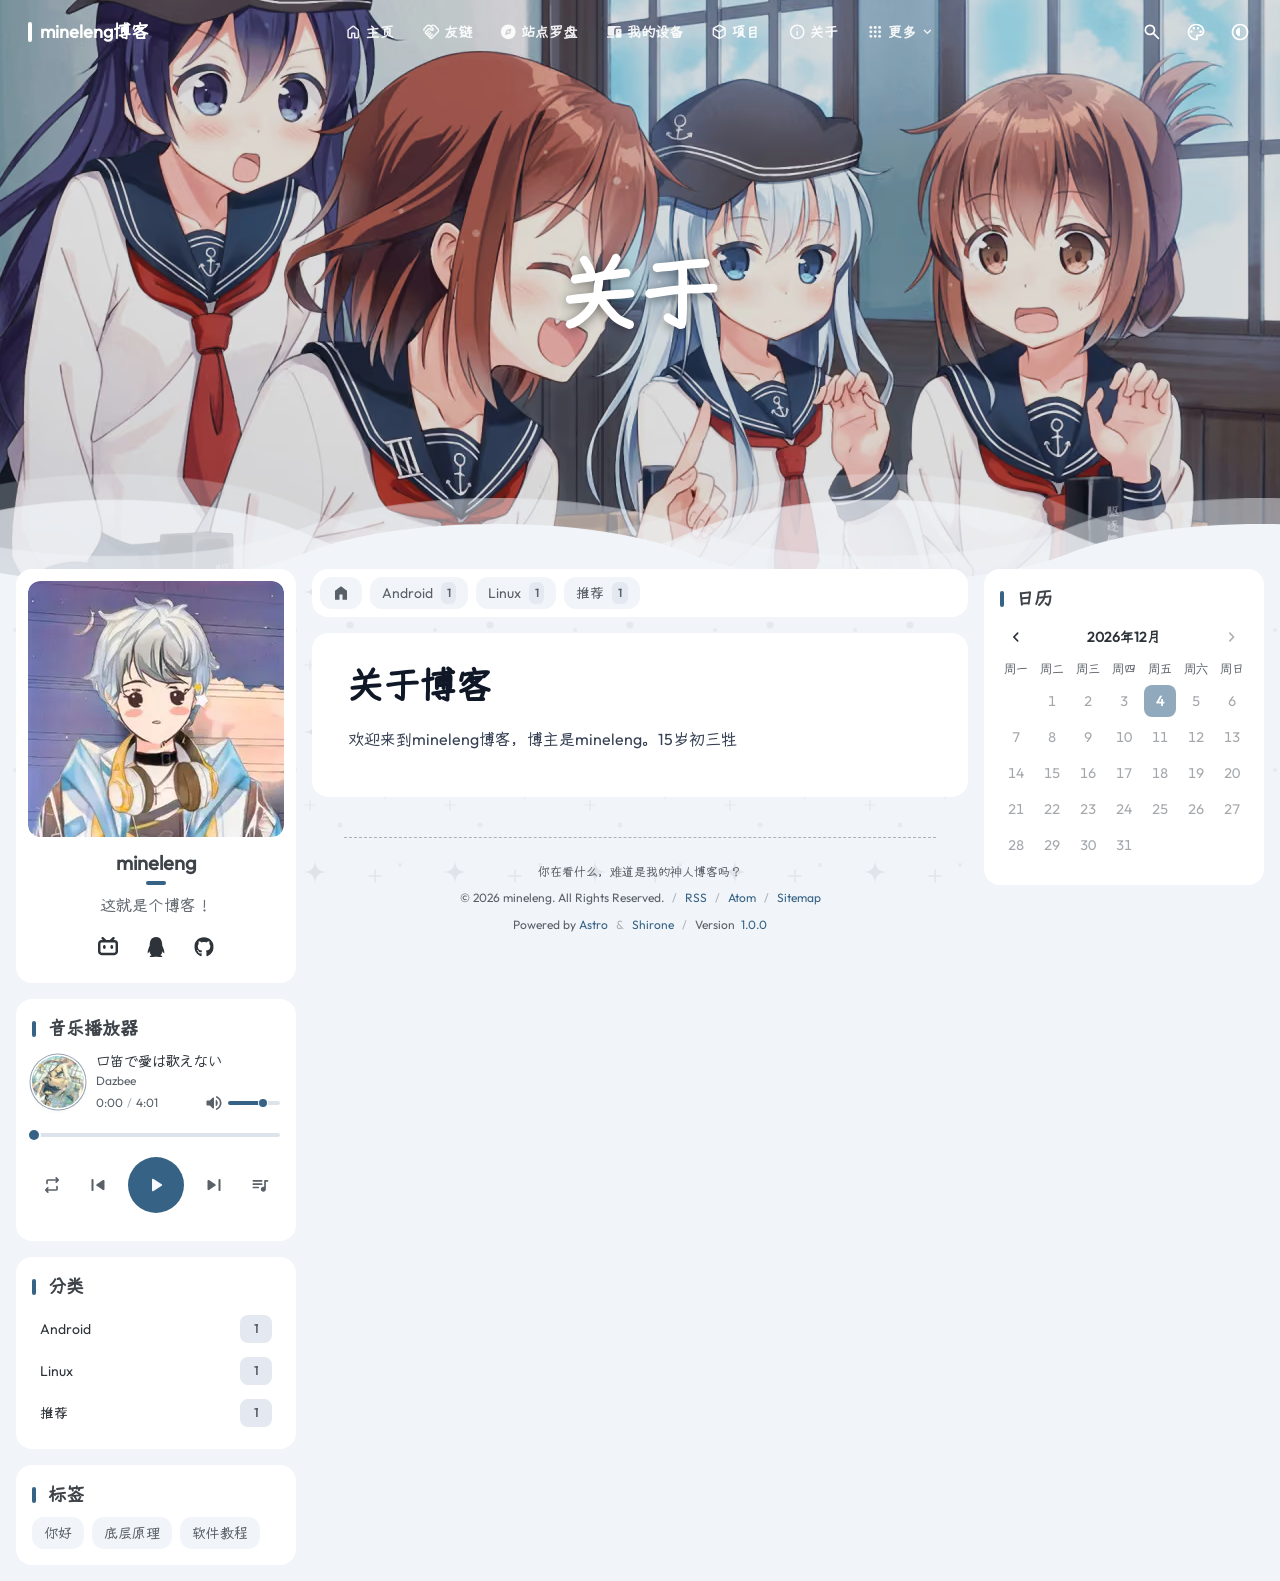
<file: about/index.html>
<!DOCTYPE html><html lang="zh-CN" class="bg-[var(--page-bg)] transition text-[14px] md:text-[16px]" style="--configHue: 245;--page-width: 96rem;--banner-height-home: 65vh;--banner-height: 35vh;--banner-panel-overlap: 1rem;" data-astro-cid-ju4pidww><head><style>@layer properties, theme, base, components, utilities;</style><title>关于 - mineleng博客</title><meta charset="UTF-8"><meta name="description" content="关于"><meta name="author" content="mineleng"><meta property="og:site_name" content="mineleng博客"><meta property="og:url" content="https://mcleng.cn/about/"><meta property="og:title" content="关于 - mineleng博客"><meta property="og:description" content="关于"><meta property="og:image" content="https://mcleng.cn/_astro/1.BYNc7uBQ.webp"><meta property="og:type" content="website"><meta name="twitter:card" content="summary_large_image"><meta property="twitter:url" content="https://mcleng.cn/about/"><meta name="twitter:title" content="关于 - mineleng博客"><meta name="twitter:description" content="关于"><meta name="twitter:image" content="https://mcleng.cn/_astro/1.BYNc7uBQ.webp"><meta name="viewport" content="width=device-width"><meta name="generator" content="Astro v7.2.6"><style>:root {
	--font-body: "Outfit";
	--font-cjk: "Yozai Medium";
	--m3e-font-mono-family: "JetBrains Mono";
}</style><style>/* ============================================================
   Shirone M3E 页面背景纹理系统（Ambient Texture & Pattern System）
   纯 CSS 与内联矢量 SVG Data URI 渲染，零外部请求，M3E 动态取色
   ============================================================ */

:root {
	--texture-opacity: 0.12;
}

#m3e-texture-canvas {
	position: fixed;
	inset: 0;
	pointer-events: none;
	z-index: -20;
	opacity: var(--texture-opacity, 0.12);
	will-change: opacity, transform;
	transform: translateZ(0);
	transition: opacity var(--m3e-duration-long, 400ms) var(--m3e-easing-standard, cubic-bezier(0.2, 0, 0, 1));
}

/* 00. None (纯色无纹理：完全脱离渲染树，0 绘制与渲染开销) */
html[data-texture-preset="none"] #m3e-texture-canvas {
	display: none !important;
	opacity: 0 !important;
	background: none !important;
	-webkit-mask-image: none !important;
	mask-image: none !important;
	animation: none !important;
	pointer-events: none !important;
}

/* 01. Starlight (二次元星芒与呼吸微光) */
html[data-texture-preset="starlight"] #m3e-texture-canvas {
	background: linear-gradient(135deg, var(--primary) 0%, var(--secondary) 50%, var(--tertiary) 100%);
	-webkit-mask-image: url("data:image/svg+xml,%3Csvg xmlns='http://www.w3.org/2000/svg' width='140' height='140' viewBox='0 0 140 140'%3E%3Cpath d='M35 20 Q35 32 23 32 Q35 32 35 44 Q35 32 47 32 Q35 32 35 20 Z' fill='black' opacity='0.9'/%3E%3Cpath d='M105 85 Q105 93 97 93 Q105 93 105 101 Q105 93 113 93 Q105 93 105 85 Z' fill='black' opacity='0.75'/%3E%3Cpath d='M95 30 L95 42 M89 36 L101 36' stroke='black' stroke-width='1.5' stroke-linecap='round' opacity='0.8'/%3E%3Cpath d='M30 100 L30 110 M25 105 L35 105' stroke='black' stroke-width='1.2' stroke-linecap='round' opacity='0.7'/%3E%3Ccircle cx='70' cy='65' r='3.5' fill='black' opacity='0.6'/%3E%3Ccircle cx='120' cy='25' r='2' fill='black' opacity='0.5'/%3E%3Ccircle cx='15' cy='70' r='2' fill='black' opacity='0.5'/%3E%3Ccircle cx='60' cy='125' r='2.5' fill='black' opacity='0.5'/%3E%3C/svg%3E");
	mask-image: url("data:image/svg+xml,%3Csvg xmlns='http://www.w3.org/2000/svg' width='140' height='140' viewBox='0 0 140 140'%3E%3Cpath d='M35 20 Q35 32 23 32 Q35 32 35 44 Q35 32 47 32 Q35 32 35 20 Z' fill='black' opacity='0.9'/%3E%3Cpath d='M105 85 Q105 93 97 93 Q105 93 105 101 Q105 93 113 93 Q105 93 105 85 Z' fill='black' opacity='0.75'/%3E%3Cpath d='M95 30 L95 42 M89 36 L101 36' stroke='black' stroke-width='1.5' stroke-linecap='round' opacity='0.8'/%3E%3Cpath d='M30 100 L30 110 M25 105 L35 105' stroke='black' stroke-width='1.2' stroke-linecap='round' opacity='0.7'/%3E%3Ccircle cx='70' cy='65' r='3.5' fill='black' opacity='0.6'/%3E%3Ccircle cx='120' cy='25' r='2' fill='black' opacity='0.5'/%3E%3Ccircle cx='15' cy='70' r='2' fill='black' opacity='0.5'/%3E%3Ccircle cx='60' cy='125' r='2.5' fill='black' opacity='0.5'/%3E%3C/svg%3E");
	-webkit-mask-size: 140px 140px;
	mask-size: 140px 140px;
	-webkit-mask-repeat: repeat;
	mask-repeat: repeat;
	animation: m3e-texture-starlight-float 16s ease-in-out infinite;
}

/* 02. Cyber Dots (极客点阵与准星) */
html[data-texture-preset="cyber-dots"] #m3e-texture-canvas {
	background: linear-gradient(135deg, var(--primary), var(--secondary));
	-webkit-mask-image: url("data:image/svg+xml,%3Csvg xmlns='http://www.w3.org/2000/svg' width='48' height='48' viewBox='0 0 48 48'%3E%3Ccircle cx='12' cy='12' r='1.2' fill='black'/%3E%3Ccircle cx='36' cy='12' r='1.2' fill='black'/%3E%3Ccircle cx='12' cy='36' r='1.2' fill='black'/%3E%3Ccircle cx='36' cy='36' r='1.2' fill='black'/%3E%3Cpath d='M24 20v8M20 24h8' stroke='black' stroke-width='0.8'/%3E%3Cpath d='M44 4h-4v4M4 44h4v-4' stroke='black' stroke-width='0.8' fill='none' opacity='0.6'/%3E%3C/svg%3E");
	mask-image: url("data:image/svg+xml,%3Csvg xmlns='http://www.w3.org/2000/svg' width='48' height='48' viewBox='0 0 48 48'%3E%3Ccircle cx='12' cy='12' r='1.2' fill='black'/%3E%3Ccircle cx='36' cy='12' r='1.2' fill='black'/%3E%3Ccircle cx='12' cy='36' r='1.2' fill='black'/%3E%3Ccircle cx='36' cy='36' r='1.2' fill='black'/%3E%3Cpath d='M24 20v8M20 24h8' stroke='black' stroke-width='0.8'/%3E%3Cpath d='M44 4h-4v4M4 44h4v-4' stroke='black' stroke-width='0.8' fill='none' opacity='0.6'/%3E%3C/svg%3E");
	-webkit-mask-size: 48px 48px;
	mask-size: 48px 48px;
	-webkit-mask-repeat: repeat;
	mask-repeat: repeat;
}

/* 03. Topography (流光等高线波纹) */
html[data-texture-preset="topography"] #m3e-texture-canvas {
	background: linear-gradient(180deg, var(--secondary), var(--tertiary));
	-webkit-mask-image: url("data:image/svg+xml,%3Csvg xmlns='http://www.w3.org/2000/svg' width='240' height='240' viewBox='0 0 240 240'%3E%3Cpath d='M0 40 Q60 10 120 40 T240 40 M0 80 Q60 50 120 80 T240 80 M0 120 Q60 90 120 120 T240 120 M0 160 Q60 130 120 160 T240 160 M0 200 Q60 170 120 200 T240 200' fill='none' stroke='black' stroke-width='1.2' opacity='0.7' stroke-dasharray='4 4'/%3E%3Cpath d='M0 60 Q60 90 120 60 T240 60 M0 100 Q60 130 120 100 T240 100 M0 140 Q60 170 120 140 T240 140 M0 180 Q60 210 120 180 T240 180 M0 220 Q60 250 120 220 T240 220' fill='none' stroke='black' stroke-width='1.2' opacity='0.85'/%3E%3C/svg%3E");
	mask-image: url("data:image/svg+xml,%3Csvg xmlns='http://www.w3.org/2000/svg' width='240' height='240' viewBox='0 0 240 240'%3E%3Cpath d='M0 40 Q60 10 120 40 T240 40 M0 80 Q60 50 120 80 T240 80 M0 120 Q60 90 120 120 T240 120 M0 160 Q60 130 120 160 T240 160 M0 200 Q60 170 120 200 T240 200' fill='none' stroke='black' stroke-width='1.2' opacity='0.7' stroke-dasharray='4 4'/%3E%3Cpath d='M0 60 Q60 90 120 60 T240 60 M0 100 Q60 130 120 100 T240 100 M0 140 Q60 170 120 140 T240 140 M0 180 Q60 210 120 180 T240 180 M0 220 Q60 250 120 220 T240 220' fill='none' stroke='black' stroke-width='1.2' opacity='0.85'/%3E%3C/svg%3E");
	-webkit-mask-size: 240px 240px;
	mask-size: 240px 240px;
	-webkit-mask-repeat: repeat;
	mask-repeat: repeat;
	animation: m3e-texture-topography-flow 32s linear infinite;
}

/* 04. Geometric (M3E 几何晶体与折纸) */
html[data-texture-preset="geometric"] #m3e-texture-canvas {
	background: linear-gradient(135deg, var(--primary), var(--tertiary));
	-webkit-mask-image: url("data:image/svg+xml,%3Csvg xmlns='http://www.w3.org/2000/svg' width='160' height='160' viewBox='0 0 160 160'%3E%3Cpolygon points='80,10 150,80 80,150 10,80' fill='none' stroke='black' stroke-width='1.5' opacity='0.9'/%3E%3Ccircle cx='80' cy='80' r='26' fill='black' opacity='0.4'/%3E%3Cpolygon points='0,0 80,0 0,80' fill='black' opacity='0.25'/%3E%3Cpolygon points='160,0 80,0 160,80' fill='black' opacity='0.25'/%3E%3Cpolygon points='0,160 80,160 0,80' fill='black' opacity='0.25'/%3E%3Cpolygon points='160,160 80,160 160,80' fill='black' opacity='0.25'/%3E%3Ccircle cx='0' cy='80' r='12' fill='none' stroke='black' stroke-width='1.2' opacity='0.6'/%3E%3Ccircle cx='160' cy='80' r='12' fill='none' stroke='black' stroke-width='1.2' opacity='0.6'/%3E%3C/svg%3E");
	mask-image: url("data:image/svg+xml,%3Csvg xmlns='http://www.w3.org/2000/svg' width='160' height='160' viewBox='0 0 160 160'%3E%3Cpolygon points='80,10 150,80 80,150 10,80' fill='none' stroke='black' stroke-width='1.5' opacity='0.9'/%3E%3Ccircle cx='80' cy='80' r='26' fill='black' opacity='0.4'/%3E%3Cpolygon points='0,0 80,0 0,80' fill='black' opacity='0.25'/%3E%3Cpolygon points='160,0 80,0 160,80' fill='black' opacity='0.25'/%3E%3Cpolygon points='0,160 80,160 0,80' fill='black' opacity='0.25'/%3E%3Cpolygon points='160,160 80,160 160,80' fill='black' opacity='0.25'/%3E%3Ccircle cx='0' cy='80' r='12' fill='none' stroke='black' stroke-width='1.2' opacity='0.6'/%3E%3Ccircle cx='160' cy='80' r='12' fill='none' stroke='black' stroke-width='1.2' opacity='0.6'/%3E%3C/svg%3E");
	-webkit-mask-size: 160px 160px;
	mask-size: 160px 160px;
	-webkit-mask-repeat: repeat;
	mask-repeat: repeat;
}

/* 05. Sakura Petals (落樱微瓣) */
html[data-texture-preset="sakura"] #m3e-texture-canvas {
	background: linear-gradient(135deg, var(--secondary) 0%, var(--primary) 100%);
	-webkit-mask-image: url("data:image/svg+xml,%3Csvg xmlns='http://www.w3.org/2000/svg' width='180' height='180' viewBox='0 0 180 180'%3E%3Cg transform='translate(35, 30) rotate(25) scale(0.85)'%3E%3Cpath d='M 0 0 C -5 -8 -8 -16 -3 -22 C -1 -24 0 -22.5 0 -21 C 0 -22.5 1 -24 3 -22 C 8 -16 5 -8 0 0 Z' fill='black' opacity='0.85'/%3E%3C/g%3E%3Cg transform='translate(130, 45) rotate(-40) scale(0.7)'%3E%3Cpath d='M 0 0 C -5 -8 -8 -16 -3 -22 C -1 -24 0 -22.5 0 -21 C 0 -22.5 1 -24 3 -22 C 8 -16 5 -8 0 0 Z' fill='black' opacity='0.7'/%3E%3C/g%3E%3Cg transform='translate(85, 115) rotate(70) scale(0.95)'%3E%3Cpath d='M 0 0 C -5 -8 -8 -16 -3 -22 C -1 -24 0 -22.5 0 -21 C 0 -22.5 1 -24 3 -22 C 8 -16 5 -8 0 0 Z' fill='black' opacity='0.9'/%3E%3C/g%3E%3Cg transform='translate(155, 140) rotate(-15) scale(0.6)'%3E%3Cpath d='M 0 0 C -5 -8 -8 -16 -3 -22 C -1 -24 0 -22.5 0 -21 C 0 -22.5 1 -24 3 -22 C 8 -16 5 -8 0 0 Z' fill='black' opacity='0.65'/%3E%3C/g%3E%3Cg transform='translate(25, 145) rotate(-75) scale(0.75)'%3E%3Cpath d='M 0 0 C -5 -8 -8 -16 -3 -22 C -1 -24 0 -22.5 0 -21 C 0 -22.5 1 -24 3 -22 C 8 -16 5 -8 0 0 Z' fill='black' opacity='0.75'/%3E%3C/g%3E%3Ccircle cx='95' cy='35' r='1.5' fill='black' opacity='0.4'/%3E%3Ccircle cx='140' cy='95' r='1.2' fill='black' opacity='0.4'/%3E%3Ccircle cx='55' cy='90' r='1.5' fill='black' opacity='0.4'/%3E%3C/svg%3E");
	mask-image: url("data:image/svg+xml,%3Csvg xmlns='http://www.w3.org/2000/svg' width='180' height='180' viewBox='0 0 180 180'%3E%3Cg transform='translate(35, 30) rotate(25) scale(0.85)'%3E%3Cpath d='M 0 0 C -5 -8 -8 -16 -3 -22 C -1 -24 0 -22.5 0 -21 C 0 -22.5 1 -24 3 -22 C 8 -16 5 -8 0 0 Z' fill='black' opacity='0.85'/%3E%3C/g%3E%3Cg transform='translate(130, 45) rotate(-40) scale(0.7)'%3E%3Cpath d='M 0 0 C -5 -8 -8 -16 -3 -22 C -1 -24 0 -22.5 0 -21 C 0 -22.5 1 -24 3 -22 C 8 -16 5 -8 0 0 Z' fill='black' opacity='0.7'/%3E%3C/g%3E%3Cg transform='translate(85, 115) rotate(70) scale(0.95)'%3E%3Cpath d='M 0 0 C -5 -8 -8 -16 -3 -22 C -1 -24 0 -22.5 0 -21 C 0 -22.5 1 -24 3 -22 C 8 -16 5 -8 0 0 Z' fill='black' opacity='0.9'/%3E%3C/g%3E%3Cg transform='translate(155, 140) rotate(-15) scale(0.6)'%3E%3Cpath d='M 0 0 C -5 -8 -8 -16 -3 -22 C -1 -24 0 -22.5 0 -21 C 0 -22.5 1 -24 3 -22 C 8 -16 5 -8 0 0 Z' fill='black' opacity='0.65'/%3E%3C/g%3E%3Cg transform='translate(25, 145) rotate(-75) scale(0.75)'%3E%3Cpath d='M 0 0 C -5 -8 -8 -16 -3 -22 C -1 -24 0 -22.5 0 -21 C 0 -22.5 1 -24 3 -22 C 8 -16 5 -8 0 0 Z' fill='black' opacity='0.75'/%3E%3C/g%3E%3Ccircle cx='95' cy='35' r='1.5' fill='black' opacity='0.4'/%3E%3Ccircle cx='140' cy='95' r='1.2' fill='black' opacity='0.4'/%3E%3Ccircle cx='55' cy='90' r='1.5' fill='black' opacity='0.4'/%3E%3C/svg%3E");
	-webkit-mask-size: 180px 180px;
	mask-size: 180px 180px;
	-webkit-mask-repeat: repeat;
	mask-repeat: repeat;
	animation: m3e-texture-sakura-fall 28s linear infinite;
}

/* 动效关键帧 */
@keyframes m3e-texture-starlight-float {
	0%, 100% {
		-webkit-mask-position: 0px 0px;
		mask-position: 0px 0px;
	}
	50% {
		-webkit-mask-position: 14px -18px;
		mask-position: 14px -18px;
	}
}

@keyframes m3e-texture-topography-flow {
	0% {
		-webkit-mask-position: 0px 0px;
		mask-position: 0px 0px;
	}
	100% {
		-webkit-mask-position: 240px 0px;
		mask-position: 240px 0px;
	}
}

@keyframes m3e-texture-sakura-fall {
	0% {
		-webkit-mask-position: 0px 0px;
		mask-position: 0px 0px;
	}
	100% {
		-webkit-mask-position: 180px 180px;
		mask-position: 180px 180px;
	}
}

/* Reduced Motion 动效降级 */
@media (prefers-reduced-motion: reduce) {
	#m3e-texture-canvas {
		animation: none !important;
	}
}

html.motion-reduced #m3e-texture-canvas {
	animation: none !important;
}
</style><style>@font-face{font-family:Outfit-8b10f21ee7afb56d;src:url("/_astro/fonts/14637153c8739868.woff2") format("woff2");font-display:swap;unicode-range:U+0000-00FF,U+0131,U+0152-0153,U+02BB-02BC,U+02C6,U+02DA,U+02DC,U+0304,U+0308,U+0329,U+2000-206F,U+20AC,U+2122,U+2191,U+2193,U+2212,U+2215,U+FEFF,U+FFFD;font-weight:400;font-style:normal;}:root{--font-body:Outfit-8b10f21ee7afb56d;}</style><style>@font-face{font-family:"Yozai Medium-2795006b8a09caeb";src:url("/_astro/fonts/6fb92930fb400bca.woff2") format("woff2");font-display:swap;font-weight:500;font-style:normal;}:root{--font-cjk:"Yozai Medium-2795006b8a09caeb";}</style><style>@font-face{font-family:"JetBrains Mono-ac9d1c33515fb79d";src:url("/_astro/fonts/cc5f60fd46e42cc9.woff2") format("woff2");font-display:swap;unicode-range:U+0000-00FF,U+0131,U+0152-0153,U+02BB-02BC,U+02C6,U+02DA,U+02DC,U+0304,U+0308,U+0329,U+2000-206F,U+20AC,U+2122,U+2191,U+2193,U+2212,U+2215,U+FEFF,U+FFFD;font-weight:400;font-style:normal;}@font-face{font-family:"JetBrains Mono-ac9d1c33515fb79d";src:url("/_astro/fonts/9161ee1cbda9cef9.woff2") format("woff2");font-display:swap;unicode-range:U+0000-00FF,U+0131,U+0152-0153,U+02BB-02BC,U+02C6,U+02DA,U+02DC,U+0304,U+0308,U+0329,U+2000-206F,U+20AC,U+2122,U+2191,U+2193,U+2212,U+2215,U+FEFF,U+FFFD;font-weight:400;font-style:italic;}@font-face{font-family:"JetBrains Mono-ac9d1c33515fb79d fallback: Arial";src:local("Arial");font-display:swap;font-weight:400;font-style:normal;size-adjust:134.5893%;ascent-override:75.7861%;descent-override:22.29%;line-gap-override:0%;}@font-face{font-family:"JetBrains Mono-ac9d1c33515fb79d fallback: Arial";src:local("Arial");font-display:swap;font-weight:400;font-style:italic;size-adjust:134.5893%;ascent-override:75.7861%;descent-override:22.29%;line-gap-override:0%;}:root{--font-mono:"JetBrains Mono-ac9d1c33515fb79d","JetBrains Mono-ac9d1c33515fb79d fallback: Arial",sans-serif;}</style><link rel="icon" href="/logo/icon.webp"><script>(function(){const DEFAULT_THEME = "auto";
const LIGHT_MODE = "light";
const DARK_MODE = "dark";
const AUTO_MODE = "auto";
const BANNER_HEIGHT_EXTEND = 30;
const configHue = 245;
const lightTheme = "github-light";
const darkTheme = "github-dark";
const defaultWallpaperMode = "banner";
const defaultTexturePreset = "starlight";
const defaultTextureOpacity = 0.12;
const textureEnabled = true;

			const theme = localStorage.getItem('theme') || DEFAULT_THEME;
			let isDark = false;
			switch (theme) {
				case LIGHT_MODE:
					document.documentElement.classList.remove('dark');
					break
				case DARK_MODE:
					document.documentElement.classList.add('dark');
					isDark = true;
					break
				case AUTO_MODE:
					if (window.matchMedia('(prefers-color-scheme: dark)').matches) {
						document.documentElement.classList.add('dark');
						isDark = true;
					} else {
						document.documentElement.classList.remove('dark');
					}
			}

			document.documentElement.setAttribute('data-theme', isDark ? darkTheme : lightTheme);
			const hue = localStorage.getItem('hue') || configHue;
			document.documentElement.style.setProperty('--hue', hue);
			if (localStorage.getItem('mc-motion') === 'reduced') {
				document.documentElement.classList.add('motion-reduced');
			}
			const storedWallpaperMode = localStorage.getItem('wallpaper-mode');
			const wallpaperMode = storedWallpaperMode === 'banner' || storedWallpaperMode === 'none'
				? storedWallpaperMode
				: defaultWallpaperMode;
			document.documentElement.dataset.wallpaperMode = wallpaperMode;

			if (textureEnabled) {
				const storedTexturePreset = localStorage.getItem('texture-preset');
				const validPresets = ['none', 'starlight', 'cyber-dots', 'topography', 'geometric', 'sakura'];
				const texturePreset = storedTexturePreset && validPresets.includes(storedTexturePreset)
					? storedTexturePreset
					: defaultTexturePreset;
				document.documentElement.dataset.texturePreset = texturePreset;
				const storedTextureOpacity = localStorage.getItem('texture-opacity');
				const textureOpacity = storedTextureOpacity ? parseFloat(storedTextureOpacity) : defaultTextureOpacity;
				if (!isNaN(textureOpacity)) {
					document.documentElement.style.setProperty('--texture-opacity', String(textureOpacity));
				}
			}

			let offset = Math.floor(window.innerHeight * (BANNER_HEIGHT_EXTEND / 100));
			offset = offset - offset % 4;
			document.documentElement.style.setProperty('--banner-height-extend', `${offset}px`);
		})();</script><link rel="alternate" type="application/rss+xml" title="mineleng" href="https://mcleng.cn/rss.xml"><link rel="alternate" type="application/atom+xml" title="mineleng" href="https://mcleng.cn/atom.xml"><style>.custom-md img{border-radius:var(--shape-corner-m)}.custom-md hr{border:0;border-top:1px solid var(--line-divider)}.custom-md iframe{border-radius:var(--shape-corner-m);margin-left:auto;margin-right:auto;max-width:100%}
</style><link rel="stylesheet" href="/_astro/fancybox.y3Ble-Pa.css"><style>.fancybox__container{--fancybox-bg: rgba(0, 0, 0, .88);--fancybox-thumbs-width: 56px;--fancybox-thumbs-ratio: 1;--fancybox-thumbs-border-radius: .75rem}.fancybox__toolbar{background:linear-gradient(to bottom,rgba(0,0,0,.5),transparent);padding:.5rem;backdrop-filter:blur(6px)}.fancybox__caption{background:linear-gradient(to top,rgba(0,0,0,.7),transparent);color:#fff;font-size:.9rem;padding:1rem;text-align:center;backdrop-filter:blur(6px);margin:0 1rem 1rem}.fancybox__thumbs{background:#0009;padding:4px;border-radius:.75rem;backdrop-filter:blur(6px)}.fancybox__thumb{border-radius:.5rem;overflow:hidden;border:2px solid transparent;transition:all .2s ease}.fancybox__thumb:hover{border-color:#ffffff80;transform:scale(1.05)}.fancybox__thumb.is-active{border-color:#fff}.fancybox__button{background:#0006;border-radius:.75rem;width:48px;height:48px;display:flex;align-items:center;justify-content:center;transition:all .2s ease;backdrop-filter:blur(4px)}.fancybox__button:hover{background:#0000008c}.fancybox__button:active{background:#000000a6;transform:scale(.92)}.fancybox__nav .carousel__button{width:48px;height:48px;border-radius:.75rem}.fancybox__infobar{color:#fff;font-size:.9rem;padding:0 8px;opacity:.85}@media(width<768px){.fancybox__toolbar{padding:.25rem}.fancybox__button{width:40px;height:40px;border-radius:.5rem}.fancybox__caption{font-size:.85rem;padding:.5rem;margin:0 .5rem .5rem}}@media(width<480px){.fancybox__button{width:36px;height:36px}.fancybox__caption{font-size:.8rem}}
</style><link rel="stylesheet" href="/_astro/MainGridLayout.CAM2ymMN.css"><style>.m3-toolbar.svelte-1ycq0d1{--m3-toolbar-bg: var(--primary-container);display:inline-flex;align-items:center;box-sizing:border-box;border-radius:var(--shape-corner-full);background:var(--m3-toolbar-bg);color:var(--on-primary-container);transition:box-shadow var(--m3e-duration-medium) var(--m3e-easing-emphasized-decelerate),padding var(--m3e-duration-medium) var(--m3e-easing-emphasized-decelerate)}.m3-toolbar--collapsed.svelte-1ycq0d1{padding:4px;box-shadow:var(--m3e-elevation-1);cursor:pointer}.m3-toolbar--expanded.svelte-1ycq0d1{gap:4px;padding:8px 4px;box-shadow:var(--m3e-elevation-2)}.m3-toolbar__toggle.svelte-1ycq0d1{display:flex;align-items:center;justify-content:center;width:40px;height:40px;padding:0;border:none;border-radius:var(--shape-corner-full);background:none;color:var(--on-primary-container);cursor:pointer}.m3-toolbar__toggle.svelte-1ycq0d1:hover{background:color-mix(in oklab,var(--on-primary-container) 8%,transparent)}.m3-toolbar__toggle.svelte-1ycq0d1:focus-visible{outline:2px solid var(--on-primary-container);outline-offset:-2px}.m3-toolbar__toggle.svelte-1ycq0d1>svg{width:1.5rem;height:1.5rem}.m3-toolbar__leading.svelte-1ycq0d1,.m3-toolbar__trailing.svelte-1ycq0d1{display:flex;align-items:center}.m3-toolbar__content.svelte-1ycq0d1{display:flex;align-items:center;gap:4px}.mermaid-viewer__toolbar-row.svelte-jlp6ff{display:flex;justify-content:flex-end;min-height:2.5rem}.mermaid-viewer__controls-icon.svelte-jlp6ff{display:inline-flex;align-items:center;justify-content:center;pointer-events:none}.mermaid-viewer__controls-icon.svelte-jlp6ff svg{width:1.25rem;height:1.25rem}.mermaid-viewer__fullscreen-shell.svelte-jlp6ff{display:grid;grid-template-columns:minmax(0,1fr);grid-template-rows:minmax(0,1fr) auto;gap:var(--m3e-space-3);width:100%;height:100%;min-width:0;min-height:0}.mermaid-viewer__fullscreen-viewport.svelte-jlp6ff{width:100%;min-width:0;min-height:0;overflow:hidden;border:1px solid var(--outline-variant);border-radius:var(--shape-corner-l);background:var(--surface-container-lowest);outline:none}.mermaid-viewer__fullscreen-viewport.svelte-jlp6ff:focus-visible{outline:2px solid var(--primary);outline-offset:2px}.mermaid-viewer__fullscreen-toolbar.svelte-jlp6ff{display:flex;justify-content:center;width:100%;min-width:0}.mermaid-viewer__toolbar.m3-toolbar--expanded{gap:0;padding:4px}.mermaid-viewer__toolbar.m3-toolbar--expanded .m3-toolbar__leading{display:none}.mermaid-viewer__toolbar .m3-toolbar__content{gap:0}.mermaid-viewer__toolbar .m3-toolbar__toggle{width:2rem;height:2rem}.mermaid-viewer__dialog.m3-dialog{display:grid;grid-template-columns:minmax(0,1fr);grid-template-rows:auto minmax(0,1fr);gap:var(--m3e-space-3);box-sizing:border-box;width:calc(100vw - (2 * var(--m3e-space-4)));height:calc(100dvh - (2 * var(--m3e-space-4)));max-width:none;max-height:none;overflow:hidden;padding:var(--m3e-space-4)}.mermaid-viewer__dialog.m3-dialog .m3-dialog__header{min-width:0;margin-bottom:0}.mermaid-viewer__dialog.m3-dialog .m3-dialog__title{min-width:0;overflow:hidden;margin:0;font:var(--m3e-type-title-large);text-overflow:ellipsis;white-space:nowrap}.mermaid-viewer__dialog.m3-dialog .m3-dialog__content{min-width:0;height:auto;min-height:0;overflow:hidden}.mermaid-viewer__dialog.m3-dialog .m3-dialog__actions{display:none}
</style><link rel="stylesheet" href="/_astro/Tooltip._NvNHrWy.css"><link rel="stylesheet" href="/_astro/IconButton.DsMIB3T_.css"><style>.m3-dialog.svelte-146gc0u{position:fixed;left:50%;top:50%;transform:translate(-50%,-50%);box-sizing:border-box;min-width:17.5rem;max-width:calc(100vw - 3rem);margin:0;border:none;border-radius:var(--shape-corner-xl);background:var(--surface-container-high);color:var(--on-surface);box-shadow:var(--m3e-elevation-3);padding:1.5rem;animation:svelte-146gc0u-m3-dialog-in var(--m3e-duration-medium) var(--m3e-easing-emphasized-decelerate)}.m3-dialog.svelte-146gc0u:focus{outline:none}.m3-dialog.closing.svelte-146gc0u{animation:svelte-146gc0u-m3-dialog-out var(--m3e-duration-medium) var(--m3e-easing-emphasized-accelerate) forwards}.m3-dialog.svelte-146gc0u::backdrop{background:color-mix(in srgb,var(--mc-scrim, #000) 32%,transparent);animation:svelte-146gc0u-m3-dialog-fade-in var(--m3e-duration-medium) var(--m3e-easing-standard)}.m3-dialog.closing.svelte-146gc0u::backdrop{animation:svelte-146gc0u-m3-dialog-fade-out var(--m3e-duration-medium) var(--m3e-easing-standard) forwards}.m3-dialog__header.svelte-146gc0u{display:flex;align-items:center;justify-content:space-between;gap:1rem;min-width:0;margin-bottom:1rem}.m3-dialog__title.svelte-146gc0u{min-width:0;font:var(--m3e-type-headline-small);color:var(--on-surface);margin-bottom:0}.m3-dialog__close-btn.svelte-146gc0u{display:inline-flex;align-items:center;justify-content:center;width:2.25rem;height:2.25rem;padding:0;border:none;border-radius:var(--shape-corner-full);background:transparent;color:var(--on-surface-variant);cursor:pointer;flex-shrink:0;margin-left:auto;--m3e-state-color: var(--on-surface);transition:background-color var(--m3e-duration-short) var(--m3e-easing-standard),color var(--m3e-duration-short) var(--m3e-easing-standard)}.m3-dialog__close-btn.svelte-146gc0u>svg{width:1.25rem;height:1.25rem}.m3-dialog__content.svelte-146gc0u{min-width:0;font:var(--m3e-type-body-medium);color:var(--on-surface-variant)}.m3-dialog__actions.svelte-146gc0u{display:flex;justify-content:flex-end;gap:.5rem;margin-top:1.5rem}@-moz-keyframes svelte-146gc0u-m3-dialog-fade-in{0%{opacity:0}to{opacity:1}}@-webkit-keyframes svelte-146gc0u-m3-dialog-fade-in{0%{opacity:0}to{opacity:1}}@-o-keyframes svelte-146gc0u-m3-dialog-fade-in{0%{opacity:0}to{opacity:1}}@keyframes svelte-146gc0u-m3-dialog-fade-in{0%{opacity:0}to{opacity:1}}@-moz-keyframes svelte-146gc0u-m3-dialog-fade-out{0%{opacity:1}to{opacity:0}}@-webkit-keyframes svelte-146gc0u-m3-dialog-fade-out{0%{opacity:1}to{opacity:0}}@-o-keyframes svelte-146gc0u-m3-dialog-fade-out{0%{opacity:1}to{opacity:0}}@keyframes svelte-146gc0u-m3-dialog-fade-out{0%{opacity:1}to{opacity:0}}@-moz-keyframes svelte-146gc0u-m3-dialog-in{0%{opacity:0;transform:translate(-50%,-50%) scale(.9)}to{opacity:1;transform:translate(-50%,-50%) scale(1)}}@-webkit-keyframes svelte-146gc0u-m3-dialog-in{0%{opacity:0;transform:translate(-50%,-50%) scale(.9)}to{opacity:1;transform:translate(-50%,-50%) scale(1)}}@-o-keyframes svelte-146gc0u-m3-dialog-in{0%{opacity:0;transform:translate(-50%,-50%) scale(.9)}to{opacity:1;transform:translate(-50%,-50%) scale(1)}}@keyframes svelte-146gc0u-m3-dialog-in{0%{opacity:0;transform:translate(-50%,-50%) scale(.9)}to{opacity:1;transform:translate(-50%,-50%) scale(1)}}@-moz-keyframes svelte-146gc0u-m3-dialog-out{0%{opacity:1;transform:translate(-50%,-50%) scale(1)}to{opacity:0;transform:translate(-50%,-50%) scale(.9)}}@-webkit-keyframes svelte-146gc0u-m3-dialog-out{0%{opacity:1;transform:translate(-50%,-50%) scale(1)}to{opacity:0;transform:translate(-50%,-50%) scale(.9)}}@-o-keyframes svelte-146gc0u-m3-dialog-out{0%{opacity:1;transform:translate(-50%,-50%) scale(1)}to{opacity:0;transform:translate(-50%,-50%) scale(.9)}}@keyframes svelte-146gc0u-m3-dialog-out{0%{opacity:1;transform:translate(-50%,-50%) scale(1)}to{opacity:0;transform:translate(-50%,-50%) scale(.9)}}
.m3-tooltip.svelte-19pb5a5{position:relative;display:inline-flex}.m3-tooltip__tip.svelte-19pb5a5{position:fixed;top:0;left:0;margin:0;max-width:18rem;padding:.375rem .75rem;border-radius:var(--shape-corner-xs);background:var(--inverse-surface);color:var(--inverse-on-surface);font:var(--m3e-type-body-small);text-align:left;white-space:nowrap;overflow-wrap:anywhere;z-index:120;opacity:0;pointer-events:none;box-shadow:var(--m3e-elevation-1);transform:scale(.96);transition:opacity var(--m3e-duration-short) var(--m3e-easing-standard),transform var(--m3e-duration-short) var(--m3e-easing-standard)}.m3-tooltip__tip--open.svelte-19pb5a5{opacity:1;transform:scale(1)}.m3-tooltip__tip--rich.svelte-19pb5a5{display:flex;flex-direction:column;gap:.25rem;max-width:20rem;padding:1rem;border-radius:var(--shape-corner-m);background:var(--surface-container);color:var(--on-surface);box-shadow:var(--m3e-elevation-2);white-space:normal}.m3-tooltip__tip--rich.m3-tooltip__tip--open.svelte-19pb5a5{pointer-events:auto}.m3-tooltip__tip__title.svelte-19pb5a5{font:var(--m3e-type-title-small);color:var(--on-surface-variant)}.m3-tooltip__tip__supporting.svelte-19pb5a5{font:var(--m3e-type-body-medium);color:var(--on-surface-variant)}.m3-tooltip__tip__action.svelte-19pb5a5{align-self:flex-start;margin-top:.25rem;padding:.25rem .5rem;border:none;background:none;color:var(--primary);font:var(--m3e-type-label-large);cursor:pointer;border-radius:var(--shape-corner-xs)}.m3-tooltip__tip__action.svelte-19pb5a5:hover{background:color-mix(in srgb,var(--primary) 8%,transparent)}.m3-tooltip__tip__action.svelte-19pb5a5:focus-visible{outline:2px solid var(--primary);outline-offset:2px}
</style><link rel="stylesheet" href="/_astro/DisplaySettings.BTmwK3Nc.css"><style>.m3-menu.svelte-6w7hgd{min-width:7rem;max-width:17.5rem;width:max-content;padding:.5rem .25rem;border-radius:var(--shape-corner-xs);background:var(--surface-container-low);box-shadow:var(--m3e-elevation-2);max-height:20rem;overflow-y:auto;transform-origin:var(--menu-origin, top center);transform:scale(1);transition:opacity var(--m3e-duration-short) var(--m3e-easing-standard),transform var(--m3e-duration-medium) var(--m3e-easing-emphasized-decelerate),visibility var(--m3e-duration-medium)}.m3-menu.closed.svelte-6w7hgd{visibility:hidden;opacity:0;transform:scale(.8);pointer-events:none;transition:opacity var(--m3e-duration-short) var(--m3e-easing-standard),transform var(--m3e-duration-short) var(--m3e-easing-emphasized-accelerate),visibility var(--m3e-duration-short)}.m3-menu.svelte-6w7hgd .m3-menu-item{display:flex;align-items:center;gap:.75rem;width:100%;min-height:3rem;padding:0 .75rem;border:none;border-radius:var(--shape-corner-s);background:transparent;color:var(--on-surface);font:var(--m3e-type-label-large);text-align:left;white-space:nowrap;overflow:hidden;text-overflow:ellipsis;cursor:pointer;transition:background-color var(--m3e-duration-short) var(--m3e-easing-standard)}.m3-menu.svelte-6w7hgd .m3-menu-item:not(.m3-state-layer):hover{background:color-mix(in oklab,var(--on-surface) 8%,transparent)}.m3-menu.svelte-6w7hgd .m3-menu-item:focus-visible{outline:2px solid var(--primary);outline-offset:-2px}.m3-menu.svelte-6w7hgd .m3-menu-item.selected,.m3-menu.svelte-6w7hgd .m3-menu-item.checked{background:var(--tertiary-container);color:var(--on-tertiary-container)}.m3-menu.svelte-6w7hgd .m3-menu-item__check{transform:scaleX(0);opacity:0;transition:transform var(--m3e-duration-medium) var(--m3e-easing-emphasized-decelerate),opacity var(--m3e-duration-short) var(--m3e-easing-standard)}.m3-menu.svelte-6w7hgd .m3-menu-item.selected .m3-menu-item__check,.m3-menu.svelte-6w7hgd .m3-menu-item.checked .m3-menu-item__check{transform:scaleX(1);opacity:1}.m3-menu.svelte-6w7hgd .m3-menu-item__trailing{margin-left:auto;display:flex;align-items:center}.m3-menu.svelte-6w7hgd .m3-menu-item__content{display:flex;flex-direction:column;min-width:0}.m3-menu.svelte-6w7hgd .m3-menu-item__label{white-space:nowrap}.m3-menu.svelte-6w7hgd .m3-menu-item__supporting{font:var(--m3e-type-body-small);color:var(--on-surface-variant);white-space:nowrap}.m3-menu.svelte-6w7hgd .m3-menu-item:disabled{color:color-mix(in oklab,var(--on-surface) 38%,transparent);cursor:default;pointer-events:none}.m3-menu.svelte-6w7hgd .m3-menu-group{padding:.25rem;border-radius:var(--shape-corner-s);background:var(--surface-container-low);transition:border-radius var(--m3e-duration-medium) var(--m3e-easing-emphasized-decelerate)}.m3-menu.svelte-6w7hgd .m3-menu-group:hover{border-radius:var(--shape-corner-l)}.m3-menu.svelte-6w7hgd .m3-menu-group+.m3-menu-group{margin-top:2px}.m3-menu--vibrant.svelte-6w7hgd{background:var(--tertiary-container);color:var(--on-tertiary-container)}.m3-menu--vibrant.svelte-6w7hgd .m3-menu-item{color:var(--on-tertiary-container)}.m3-menu--vibrant.svelte-6w7hgd .m3-menu-item:hover{background:color-mix(in oklab,var(--on-tertiary-container) 8%,transparent)}.m3-menu--vibrant.svelte-6w7hgd .m3-menu-item:focus-visible{outline:2px solid var(--tertiary)}.m3-menu--vibrant.svelte-6w7hgd .m3-menu-item.selected,.m3-menu--vibrant.svelte-6w7hgd .m3-menu-item.checked{background:var(--tertiary);color:var(--on-tertiary)}
</style><link rel="stylesheet" href="/_astro/ProgressIndicator.D18nlPvq.css"><style>.m3-blog-searchpanel.svelte-pa9i8k{display:flex;flex-direction:column;width:min(30rem,calc(100vw - 1.5rem));min-width:0;max-width:calc(100vw - 1.5rem);box-sizing:border-box;padding:.5rem;border-radius:var(--shape-corner-l);background:var(--float-panel-bg);color:var(--on-surface);box-shadow:var(--m3e-elevation-3);max-height:min(36rem,calc(100dvh - 5.5rem));overflow-y:auto;overflow-x:hidden;overscroll-behavior:contain}.m3-blog-searchpanel__input.svelte-pa9i8k{display:flex;align-items:center;gap:.5rem;flex:0 0 2.75rem;margin-bottom:.25rem;padding:0 .875rem;border-radius:var(--shape-corner-full);background:var(--surface-container-high)}.m3-blog-searchpanel__input.svelte-pa9i8k>svg{width:1.25rem;height:1.25rem;color:var(--on-surface-variant)}.m3-blog-searchpanel__input.svelte-pa9i8k>input:where(.svelte-pa9i8k){flex:1;min-width:0;height:100%;border:none;background:transparent;color:var(--on-surface);font:var(--m3e-type-body-small);outline:none;caret-color:var(--primary)}.m3-blog-searchpanel__input.svelte-pa9i8k>input:where(.svelte-pa9i8k)::placeholder{color:var(--on-surface-variant)}@media(min-width:1024px){.m3-blog-searchpanel__input--hide-desktop.svelte-pa9i8k{display:none}}.m3-blog-searchpanel__item.svelte-pa9i8k{display:block;padding:.5rem .75rem;border-radius:var(--shape-corner-l);text-decoration:none;min-width:0;transition:background-color var(--m3e-duration-short) var(--m3e-easing-standard)}.m3-blog-searchpanel__item.svelte-pa9i8k:hover{background:color-mix(in oklab,var(--on-surface) 6%,transparent)}.m3-blog-searchpanel__item.svelte-pa9i8k+.m3-blog-searchpanel__item:where(.svelte-pa9i8k){margin-top:.125rem}.m3-blog-searchpanel__title.svelte-pa9i8k{display:inline-flex;align-items:center;gap:.375rem;font:var(--m3e-type-body-large);font-weight:700;color:var(--on-surface);max-width:100%;transition:color var(--m3e-duration-short) var(--m3e-easing-standard)}.m3-blog-searchpanel__item.svelte-pa9i8k:hover .m3-blog-searchpanel__title:where(.svelte-pa9i8k){color:var(--primary)}.m3-blog-searchpanel__title.svelte-pa9i8k>svg{width:.75rem;height:.75rem;flex:0 0 auto;color:var(--primary);transform:translate(.25rem)}.m3-blog-searchpanel__excerpt.svelte-pa9i8k{display:block;margin-top:.125rem;max-width:100%;overflow-wrap:anywhere;font:var(--m3e-type-body-small);color:var(--on-surface-variant)}.m3-blog-searchpanel__excerpt.svelte-pa9i8k mark{background:transparent;color:var(--primary)}
.m3-segmented.svelte-jg8ckp{display:flex;gap:2px;padding:2px;border-radius:var(--shape-corner-m);background:var(--surface-container)}.m3-segmented__input.svelte-jg8ckp{position:absolute;width:1px;height:1px;opacity:0;overflow:hidden;clip:rect(0 0 0 0);white-space:nowrap;clip-path:inset(50%)}.m3-segmented__segment.svelte-jg8ckp{flex:1;display:flex;align-items:center;justify-content:center;gap:.25rem;height:2rem;padding:0 .75rem;border-radius:var(--shape-corner-s);font:var(--m3e-type-label-medium);color:var(--on-surface-variant);cursor:pointer;user-select:none;text-align:center;line-height:1.25;transition:background-color var(--m3e-duration-short) var(--m3e-easing-standard),color var(--m3e-duration-short) var(--m3e-easing-standard),box-shadow var(--m3e-duration-short) var(--m3e-easing-standard)}.m3-segmented__segment.svelte-jg8ckp:hover{background:color-mix(in oklab,var(--on-surface) 8%,transparent)}.m3-segmented__segment.selected.svelte-jg8ckp{background:var(--secondary-container);color:var(--on-secondary-container);box-shadow:var(--m3e-elevation-1)}.m3-segmented__segment.svelte-jg8ckp:has(input:where(.svelte-jg8ckp):focus-visible){outline:2px solid var(--primary);outline-offset:1px}.m3-segmented__check.svelte-jg8ckp{display:flex;flex-shrink:0;transform:scale(0);opacity:0;transform-origin:left bottom;transition:transform var(--m3e-duration-medium) var(--m3e-easing-emphasized-decelerate),opacity var(--m3e-duration-short) var(--m3e-easing-standard)}.m3-segmented__check.svelte-jg8ckp>svg{width:1rem;height:1rem}.m3-segmented__segment.selected.svelte-jg8ckp .m3-segmented__check:where(.svelte-jg8ckp){transform:scale(1);opacity:1}
.m3-snackbar.svelte-14kcjp5{position:fixed;left:50%;bottom:1.5rem;transform:translate(-50%) scale(.8);display:flex;align-items:center;min-height:3rem;padding:.875rem 1rem;gap:.5rem;max-width:40rem;border-radius:var(--shape-corner-xs);background:var(--surface-container-high);color:var(--on-surface);font:var(--m3e-type-body-medium);box-shadow:var(--m3e-elevation-3);border:1px solid var(--outline-variant);opacity:0;pointer-events:none;transition:opacity var(--m3e-duration-short) var(--m3e-easing-standard),transform var(--m3e-duration-medium) var(--m3e-easing-emphasized-decelerate);z-index:100}.m3-snackbar.visible.svelte-14kcjp5{opacity:1;transform:translate(-50%) scale(1);pointer-events:auto}.m3-snackbar__icon.svelte-14kcjp5{display:flex;flex-shrink:0}.m3-snackbar__icon.svelte-14kcjp5>svg{width:1.5rem;height:1.5rem}.m3-snackbar__action.svelte-14kcjp5{margin-left:auto;padding:.25rem .5rem;margin-right:-.25rem;border:none;background:none;color:var(--primary);font:var(--m3e-type-label-large);cursor:pointer;border-radius:var(--shape-corner-xs);white-space:nowrap}.m3-snackbar__action.svelte-14kcjp5:hover{background:color-mix(in srgb,var(--primary) 8%,transparent)}.m3-snackbar__action.svelte-14kcjp5:focus-visible{outline:2px solid var(--primary);outline-offset:2px}
</style><script type="module" src="/_astro/page.DV2quqEU.js"></script></head><body class="min-h-screen transition" data-current-page="about" data-banner-visible="false" data-banner-layout="compact" data-banner-top-app-bar="false" data-banner-has-desktop="true" data-banner-has-mobile="true" style="--configHue: 245;--page-width: 96rem;--banner-height-home: 65vh;--banner-height: 35vh;--banner-panel-overlap: 1rem;" data-astro-cid-ju4pidww><div id="config-carrier" data-hue="245" data-wallpaper-mode="banner" data-texture-preset="starlight" data-texture-opacity="0.12"></div><div id="m3e-texture-canvas" class="fixed inset-0 pointer-events-none -z-20 transition-opacity duration-500" aria-hidden="true" style="--configHue: 245;--page-width: 96rem;--banner-height-home: 65vh;--banner-height: 35vh;--banner-panel-overlap: 1rem;" data-astro-cid-ju4pidww></div><style>astro-island,astro-slot,astro-static-slot{display:contents}</style><script>(()=>{var e=async t=>{await(await t())()};(self.Astro||(self.Astro={})).only=e;window.dispatchEvent(new Event("astro:only"));})();</script><script>(()=>{var g=Object.defineProperty;var w=(a,s,c)=>s in a?g(a,s,{enumerable:!0,configurable:!0,writable:!0,value:c}):a[s]=c;var l=(a,s,c)=>w(a,typeof s!="symbol"?s+"":s,c);var E=new Set(["__proto__","constructor","prototype"]);{let a={0:t=>y(t),1:t=>c(t),2:t=>new RegExp(t),3:t=>new Date(t),4:t=>new Map(c(t)),5:t=>new Set(c(t)),6:t=>BigInt(t),7:t=>new URL(t),8:t=>new Uint8Array(t),9:t=>new Uint16Array(t),10:t=>new Uint32Array(t),11:t=>Number.POSITIVE_INFINITY*t},s=t=>{let[p,e]=t;return p in a?a[p](e):void 0},c=t=>t.map(s),y=t=>typeof t!="object"||t===null?t:Object.fromEntries(Object.entries(t).map(([p,e])=>[p,s(e)]));class f extends HTMLElement{constructor(){super(...arguments);l(this,"Component");l(this,"hydrator");l(this,"hydrate",async()=>{var b;if(!this.hydrator||!this.isConnected)return;let e=(b=this.parentElement)==null?void 0:b.closest("astro-island[ssr]");if(e){e.addEventListener("astro:hydrate",this.hydrate,{once:!0});return}let r=this.querySelectorAll("astro-slot"),n={},d=this.querySelectorAll("template[data-astro-template]");for(let o of d){let i=o.closest(this.tagName);i!=null&&i.isSameNode(this)&&(n[o.getAttribute("data-astro-template")||"default"]=o.innerHTML,o.remove())}for(let o of r){let i=o.closest(this.tagName);i!=null&&i.isSameNode(this)&&(n[o.getAttribute("name")||"default"]=o.innerHTML)}let u;try{u=this.hasAttribute("props")?y(JSON.parse(this.getAttribute("props"))):{}}catch(o){let i=this.getAttribute("component-url")||"<unknown>",v=this.getAttribute("component-export");throw v&&(i+=` (export ${v})`),console.error(`[hydrate] Error parsing props for component ${i}`,this.getAttribute("props"),o),o}let h;await this.hydrator(this)(this.Component,u,n,{client:this.getAttribute("client")}),this.removeAttribute("ssr"),this.dispatchEvent(new CustomEvent("astro:hydrate"))});l(this,"unmount",()=>{this.isConnected||this.dispatchEvent(new CustomEvent("astro:unmount"))})}disconnectedCallback(){document.removeEventListener("astro:after-swap",this.unmount),document.addEventListener("astro:after-swap",this.unmount,{once:!0})}connectedCallback(){if(!this.hasAttribute("await-children")||document.readyState==="interactive"||document.readyState==="complete")this.childrenConnectedCallback();else{let e=()=>{document.removeEventListener("DOMContentLoaded",e),r.disconnect(),this.childrenConnectedCallback()},r=new MutationObserver(()=>{var n;((n=this.lastChild)==null?void 0:n.nodeType)===Node.COMMENT_NODE&&this.lastChild.nodeValue==="astro:end"&&(this.lastChild.remove(),e())});r.observe(this,{childList:!0}),document.addEventListener("DOMContentLoaded",e)}}async childrenConnectedCallback(){let e=this.getAttribute("before-hydration-url");e&&await import(e),this.start()}getRetryImportUrl(e){let r=new URL(e,document.baseURI);return r.searchParams.set("astro-retry",Date.now().toString()),r.toString()}async importWithRetry(e){try{return await import(e)}catch(r){return await new Promise(n=>setTimeout(n,1e3)),import(this.getRetryImportUrl(e))}}handleHydrationError(e){let r=this.getAttribute("component-url"),n=new CustomEvent("astro:hydration-error",{cancelable:!0,bubbles:!0,composed:!0,detail:{error:e,componentUrl:r}});this.dispatchEvent(n)&&console.error(`[astro-island] Error hydrating ${r}`,e)}async start(){let e=JSON.parse(this.getAttribute("opts")),r=this.getAttribute("client");if(Astro[r]===void 0){window.addEventListener(`astro:${r}`,()=>this.start(),{once:!0});return}try{await Astro[r](async()=>{let n=this.getAttribute("renderer-url");try{let[d,{default:u}]=await Promise.all([this.importWithRetry(this.getAttribute("component-url")),n?this.importWithRetry(n):Promise.resolve({default:()=>()=>{}})]),h=this.getAttribute("component-export")||"default";if(h.includes(".")){this.Component=d;for(let m of h.split(".")){if(E.has(m)||!this.Component||typeof this.Component!="object"&&typeof this.Component!="function"||!Object.hasOwn(this.Component,m))throw new Error(`Invalid component export path: ${h}`);this.Component=this.Component[m]}}else{if(E.has(h))throw new Error(`Invalid component export path: ${h}`);this.Component=d[h]}return this.hydrator=u,this.hydrate}catch(d){return this.handleHydrationError(d),()=>{}}},e,this)}catch(n){this.handleHydrationError(n)}}attributeChangedCallback(){this.hydrate()}}l(f,"observedAttributes",["props"]),customElements.get("astro-island")||customElements.define("astro-island",f)}})();</script><astro-island uid="iqJ19" component-url="/_astro/Snackbar.D1beC2Ty.js" component-export="default" renderer-url="/_astro/client.svelte.DfeZY-Hs.js" props="{&quot;data-astro-cid-ju4pidww&quot;:[0,true]}" ssr client="only" opts="{&quot;name&quot;:&quot;Snackbar&quot;,&quot;value&quot;:&quot;svelte&quot;}"></astro-island><header id="top-row" class="z-50 pointer-events-none relative transition-all duration-700 max-w-[var(--page-width)] px-0 md:px-4 mx-auto"><div id="navbar-wrapper" class="pointer-events-auto sticky top-0 transition-all"><div id="navbar" class="top-app-bar fixed top-0 left-0 right-0 z-50 onload-animation bg-[color-mix(in_oklab,var(--surface-container-low)_94%,transparent)] shadow-[var(--m3e-elevation-1)] backdrop-blur-md transition" data-astro-cid-qvhher2r><div class="relative max-w-[var(--page-width)] mx-auto h-16 px-3 md:px-5 flex items-center gap-1" data-astro-cid-qvhher2r><!--[--><!--[-1--><button type="button" id="nav-drawer-switch" class="m3-icon-button m3-icon-button--standard m3-icon-button--small m3-icon-button--round m3-state-layer shrink-0 lg:!hidden svelte-1f9wkzm" aria-label="Menu"><!--[1--><svg width="1em" height="1em" viewBox="0 0 24 24" class="text-[1.25rem]" data-astro-cid-qvhher2r="true" data-icon="material-symbols:menu-rounded"><symbol id="ai:material-symbols:menu-rounded"><path fill="currentColor" d="M4 18q-.425 0-.712-.288T3 17t.288-.712T4 16h16q.425 0 .713.288T21 17t-.288.713T20 18zm0-5q-.425 0-.712-.288T3 12t.288-.712T4 11h16q.425 0 .713.288T21 12t-.288.713T20 13zm0-5q-.425 0-.712-.288T3 7t.288-.712T4 6h16q.425 0 .713.288T21 7t-.288.713T20 8z"/></symbol><use href="#ai:material-symbols:menu-rounded"></use></svg><!----><!--]--></button><!--]--><!--]--><a href="/" class="group flex h-10 items-center gap-2 px-2 text-[var(--on-surface)] transition whitespace-nowrap" data-astro-cid-qvhher2r><span class="h-5 w-1 rounded-full bg-[var(--primary)] transition-all group-hover:h-7" data-astro-cid-qvhher2r></span><span class="text-lg font-bold group-hover:text-[var(--primary)]" data-astro-cid-qvhher2r>mineleng博客</span></a><nav class="top-app-bar__nav hidden h-full items-center gap-1 lg:flex lg:absolute lg:left-1/2 lg:-translate-x-1/2" aria-label="Main navigation" data-astro-cid-qvhher2r><div class="top-app-bar__nav-group" data-nav-group data-astro-cid-qvhher2r><a href="/" data-nav-key="home" class="top-app-bar__nav-link m3-state-layer relative flex h-10 items-center gap-1 px-3 text-sm font-bold text-[var(--on-surface-variant)] transition-colors hover:text-[var(--on-surface)]" data-astro-cid-qvhher2r><svg width="1em" height="1em" viewBox="0 0 24 24" class="text-[1.1rem]" data-astro-cid-qvhher2r="true" data-icon="material-symbols:home-outline-rounded"><symbol id="ai:material-symbols:home-outline-rounded"><path fill="currentColor" d="M6 19h3v-5q0-.425.288-.712T10 13h4q.425 0 .713.288T15 14v5h3v-9l-6-4.5L6 10zm-2 0v-9q0-.475.213-.9t.587-.7l6-4.5q.525-.4 1.2-.4t1.2.4l6 4.5q.375.275.588.7T20 10v9q0 .825-.588 1.413T18 21h-4q-.425 0-.712-.288T13 20v-5h-2v5q0 .425-.288.713T10 21H6q-.825 0-1.412-.587T4 19m8-6.75"/></symbol><use href="#ai:material-symbols:home-outline-rounded"></use></svg>主页</a></div><div class="top-app-bar__nav-group" data-nav-group data-astro-cid-qvhher2r><a href="/friends/" data-nav-key="friends" class="top-app-bar__nav-link m3-state-layer relative flex h-10 items-center gap-1 px-3 text-sm font-bold text-[var(--on-surface-variant)] transition-colors hover:text-[var(--on-surface)]" data-astro-cid-qvhher2r><svg width="1em" height="1em" viewBox="0 0 24 24" class="text-[1.1rem]" data-astro-cid-qvhher2r="true" data-icon="material-symbols:handshake-outline-rounded"><symbol id="ai:material-symbols:handshake-outline-rounded"><path fill="currentColor" d="M11.875 20q.1 0 .2-.05t.15-.1l8.2-8.2q.3-.3.438-.675t.137-.75q0-.4-.137-.763t-.438-.637l-4.25-4.25q-.275-.3-.638-.437T14.776 4q-.375 0-.75.138t-.675.437l-.275.275l1.85 1.875q.375.35.55.8t.175.95q0 1.05-.712 1.763t-1.763.712q-.5 0-.962-.175t-.813-.525L9.525 8.4L5.15 12.775q-.075.075-.112.163T5 13.125q0 .2.15.363t.35.162q.1 0 .2-.05t.15-.1l2.7-2.7q.275-.275.688-.288t.712.288q.275.275.275.7t-.275.7l-2.675 2.7q-.075.075-.112.163t-.038.187q0 .2.15.35t.35.15q.1 0 .2-.05t.15-.1l2.7-2.675q.275-.275.688-.288t.712.288q.275.275.275.7t-.275.7l-2.675 2.7q-.075.05-.112.15t-.038.2q0 .2.15.35t.35.15q.1 0 .188-.038t.162-.112l2.7-2.675q.275-.275.688-.288t.712.288q.275.275.275.7t-.275.7l-2.7 2.7q-.075.075-.112.163t-.038.187q0 .2.163.35t.362.15m-.025 2q-.925 0-1.637-.612t-.838-1.538q-.85-.125-1.425-.7t-.7-1.425q-.85-.125-1.412-.712T5.15 15.6q-.95-.125-1.55-.825t-.6-1.65q0-.5.188-.962t.537-.813L8.1 6.975Q8.675 6.4 9.513 6.4t1.412.575L12.8 8.85q.05.075.15.113t.2.037q.225 0 .375-.137t.15-.363q0-.1-.038-.2t-.112-.15L9.95 4.575q-.275-.3-.637-.437T8.55 4q-.375 0-.75.138t-.675.437L3.6 8.125q-.35.35-.5.825t-.075.95q.075.425-.175.75t-.675.375t-.75-.188t-.375-.662q-.15-.95.138-1.862T2.175 6.7L5.7 3.175Q6.3 2.6 7.038 2.3T8.55 2t1.513.3t1.312.875l.275.275l.275-.275q.6-.575 1.338-.875t1.512-.3t1.513.3t1.312.875L21.825 7.4q.575.575.875 1.325t.3 1.525t-.3 1.513t-.875 1.312l-8.2 8.175q-.35.35-.812.55t-.963.2M9.4 8"/></symbol><use href="#ai:material-symbols:handshake-outline-rounded"></use></svg>友链</a></div><div class="top-app-bar__nav-group" data-nav-group data-astro-cid-qvhher2r><a href="/compass/" data-nav-key="compass" class="top-app-bar__nav-link m3-state-layer relative flex h-10 items-center gap-1 px-3 text-sm font-bold text-[var(--on-surface-variant)] transition-colors hover:text-[var(--on-surface)]" data-astro-cid-qvhher2r><svg width="1em" height="1em" viewBox="0 0 24 24" class="text-[1.1rem]" data-astro-cid-qvhher2r="true" data-icon="material-symbols:explore-rounded"><symbol id="ai:material-symbols:explore-rounded"><path fill="currentColor" d="m8.375 16.25l5.05-1.45q.5-.15.863-.513t.512-.862l1.45-5.05q.075-.275-.137-.488t-.488-.137l-5.05 1.45q-.5.15-.862.513t-.513.862l-1.45 5.05q-.075.275.138.488t.487.137M12 13.5q-.625 0-1.062-.437T10.5 12t.438-1.062T12 10.5t1.063.438T13.5 12t-.437 1.063T12 13.5m0 8.5q-2.075 0-3.9-.788t-3.175-2.137T2.788 15.9T2 12t.788-3.9t2.137-3.175T8.1 2.788T12 2t3.9.788t3.175 2.137T21.213 8.1T22 12t-.788 3.9t-2.137 3.175t-3.175 2.138T12 22"/></symbol><use href="#ai:material-symbols:explore-rounded"></use></svg>站点罗盘</a></div><div class="top-app-bar__nav-group" data-nav-group data-astro-cid-qvhher2r><a href="/devices/" data-nav-key="devices" class="top-app-bar__nav-link m3-state-layer relative flex h-10 items-center gap-1 px-3 text-sm font-bold text-[var(--on-surface-variant)] transition-colors hover:text-[var(--on-surface)]" data-astro-cid-qvhher2r><svg width="1em" height="1em" viewBox="0 0 24 24" class="text-[1.1rem]" data-astro-cid-qvhher2r="true" data-icon="material-symbols:devices-rounded"><symbol id="ai:material-symbols:devices-rounded"><path fill="currentColor" d="M11 20H3q-.425 0-.712-.288T2 19t.288-.712T3 18h8q.425 0 .713.288T12 19t-.288.713T11 20m-6-3q-.825 0-1.412-.587T3 15V6q0-.825.588-1.412T5 4h14q.825 0 1.413.588T21 6h-5.5q-1.45 0-2.475 1.025T12 9.5V16q0 .425-.288.713T11 17zm10.5 3q-.625 0-1.062-.437T14 18.5v-9q0-.625.438-1.062T15.5 8h5q.625 0 1.063.438T22 9.5v9q0 .625-.437 1.063T20.5 20zm2.5-7.5q.325 0 .538-.225t.212-.525q0-.325-.213-.537T18 11q-.3 0-.525.213t-.225.537q0 .3.225.525T18 12.5"/></symbol><use href="#ai:material-symbols:devices-rounded"></use></svg>我的设备</a></div><div class="top-app-bar__nav-group" data-nav-group data-astro-cid-qvhher2r><a href="/projects/" data-nav-key="projects" class="top-app-bar__nav-link m3-state-layer relative flex h-10 items-center gap-1 px-3 text-sm font-bold text-[var(--on-surface-variant)] transition-colors hover:text-[var(--on-surface)]" data-astro-cid-qvhher2r><svg width="1em" height="1em" viewBox="0 0 24 24" class="text-[1.1rem]" data-astro-cid-qvhher2r="true" data-icon="material-symbols:deployed-code-outline-rounded"><symbol id="ai:material-symbols:deployed-code-outline-rounded"><path fill="currentColor" d="M11 19.425v-6.85L5 9.1v6.85zm2 0l6-3.475V9.1l-6 3.475zm-1-8.575l5.925-3.425L12 4L6.075 7.425zM4 17.7q-.475-.275-.737-.725t-.263-1v-7.95q0-.55.263-1T4 6.3l7-4.025Q11.475 2 12 2t1 .275L20 6.3q.475.275.738.725t.262 1v7.95q0 .55-.262 1T20 17.7l-7 4.025Q12.525 22 12 22t-1-.275zm8-5.7"/></symbol><use href="#ai:material-symbols:deployed-code-outline-rounded"></use></svg>项目</a></div><div class="top-app-bar__nav-group" data-nav-group data-astro-cid-qvhher2r><a href="/about/" aria-current="page" data-nav-key="about" class="top-app-bar__nav-link m3-state-layer relative flex h-10 items-center gap-1 px-3 text-sm font-bold text-[var(--on-surface-variant)] transition-colors hover:text-[var(--on-surface)] top-app-bar__nav-link--active" data-astro-cid-qvhher2r><svg width="1em" height="1em" viewBox="0 0 24 24" class="text-[1.1rem]" data-astro-cid-qvhher2r="true" data-icon="material-symbols:info-outline-rounded"><symbol id="ai:material-symbols:info-outline-rounded"><path fill="currentColor" d="M12.713 16.713Q13 16.425 13 16v-4q0-.425-.288-.712T12 11t-.712.288T11 12v4q0 .425.288.713T12 17t.713-.288m0-8Q13 8.425 13 8t-.288-.712T12 7t-.712.288T11 8t.288.713T12 9t.713-.288M12 22q-2.075 0-3.9-.788t-3.175-2.137T2.788 15.9T2 12t.788-3.9t2.137-3.175T8.1 2.788T12 2t3.9.788t3.175 2.137T21.213 8.1T22 12t-.788 3.9t-2.137 3.175t-3.175 2.138T12 22m0-2q3.35 0 5.675-2.325T20 12t-2.325-5.675T12 4T6.325 6.325T4 12t2.325 5.675T12 20m0-8"/></symbol><use href="#ai:material-symbols:info-outline-rounded"></use></svg>关于</a></div><div class="top-app-bar__nav-group" data-nav-group data-astro-cid-qvhher2r><button class="top-app-bar__nav-link m3-state-layer relative flex h-10 items-center gap-1 px-3 text-sm font-bold text-[var(--on-surface-variant)] transition-colors hover:text-[var(--on-surface)]" aria-expanded="false" data-astro-cid-qvhher2r><svg width="1em" height="1em" viewBox="0 0 24 24" class="text-[1.1rem]" data-astro-cid-qvhher2r="true" data-icon="material-symbols:apps-rounded"><symbol id="ai:material-symbols:apps-rounded"><path fill="currentColor" d="M4.588 19.413Q4 18.825 4 18t.588-1.412T6 16t1.413.588T8 18t-.587 1.413T6 20t-1.412-.587m6 0Q10 18.825 10 18t.588-1.412T12 16t1.413.588T14 18t-.587 1.413T12 20t-1.412-.587m6 0Q16 18.825 16 18t.588-1.412T18 16t1.413.588T20 18t-.587 1.413T18 20t-1.412-.587m-12-6Q4 12.825 4 12t.588-1.412T6 10t1.413.588T8 12t-.587 1.413T6 14t-1.412-.587m6 0Q10 12.825 10 12t.588-1.412T12 10t1.413.588T14 12t-.587 1.413T12 14t-1.412-.587m6 0Q16 12.825 16 12t.588-1.412T18 10t1.413.588T20 12t-.587 1.413T18 14t-1.412-.587m-12-6Q4 6.825 4 6t.588-1.412T6 4t1.413.588T8 6t-.587 1.413T6 8t-1.412-.587m6 0Q10 6.825 10 6t.588-1.412T12 4t1.413.588T14 6t-.587 1.413T12 8t-1.412-.587m6 0Q16 6.825 16 6t.588-1.412T18 4t1.413.588T20 6t-.587 1.413T18 8t-1.412-.587"/></symbol><use href="#ai:material-symbols:apps-rounded"></use></svg>更多<svg width="1em" height="1em" viewBox="0 0 24 24" class="text-[1rem]" data-astro-cid-qvhher2r="true" data-icon="material-symbols:keyboard-arrow-down-rounded"><symbol id="ai:material-symbols:keyboard-arrow-down-rounded"><path fill="currentColor" d="M11.625 14.913q-.175-.063-.325-.213l-4.6-4.6q-.275-.275-.275-.7t.275-.7t.7-.275t.7.275l3.9 3.9l3.9-3.9q.275-.275.7-.275t.7.275t.275.7t-.275.7l-4.6 4.6q-.15.15-.325.213t-.375.062t-.375-.062"/></symbol><use href="#ai:material-symbols:keyboard-arrow-down-rounded"></use></svg></button><div class="top-app-bar__submenu" role="menu" data-astro-cid-qvhher2r><a href="/timeline/" role="menuitem" data-nav-key="timeline" class="top-app-bar__submenu-item" data-astro-cid-qvhher2r><svg width="1em" height="1em" viewBox="0 0 24 24" class="text-[1.2rem]" data-astro-cid-qvhher2r="true" data-icon="material-symbols:timeline-rounded"><symbol id="ai:material-symbols:timeline-rounded"><path fill="currentColor" d="M3 18q-.825 0-1.412-.587T1 16t.588-1.412T3 14h.263q.112 0 .237.05L8.05 9.5Q8 9.375 8 9.262V9q0-.825.588-1.412T10 7t1.413.588T12 9q0 .05-.05.5l2.55 2.55q.125-.05.238-.05h.525q.112 0 .237.05l3.55-3.55Q19 8.375 19 8.262V8q0-.825.588-1.412T21 6t1.413.588T23 8t-.587 1.413T21 10h-.262q-.113 0-.238-.05l-3.55 3.55q.05.125.05.238V14q0 .825-.587 1.413T15 16t-1.412-.587T13 14v-.262q0-.113.05-.238l-2.55-2.55q-.125.05-.238.05H10q-.05 0-.5-.05L4.95 15.5q.05.125.05.238V16q0 .825-.587 1.413T3 18"/></symbol><use href="#ai:material-symbols:timeline-rounded"></use></svg>时间线</a><a href="/archive/" role="menuitem" data-nav-key="archive" class="top-app-bar__submenu-item" data-astro-cid-qvhher2r><svg width="1em" height="1em" viewBox="0 0 24 24" class="text-[1.2rem]" data-astro-cid-qvhher2r="true" data-icon="material-symbols:archive-outline-rounded"><symbol id="ai:material-symbols:archive-outline-rounded"><path fill="currentColor" d="M11.288 10.288Q11 10.575 11 11v3.2l-.9-.9q-.275-.275-.7-.275t-.7.275t-.275.7t.275.7l2.6 2.6q.3.3.7.3t.7-.3l2.6-2.6q.275-.275.275-.7t-.275-.7t-.7-.275t-.7.275l-.9.9V11q0-.425-.288-.712T12 10t-.712.288M5 8v11h14V8zm0 13q-.825 0-1.412-.587T3 19V6.525q0-.35.113-.675t.337-.6L4.7 3.725q.275-.35.687-.538T6.25 3h11.5q.45 0 .863.188t.687.537l1.25 1.525q.225.275.338.6t.112.675V19q0 .825-.587 1.413T19 21zm.4-15h13.2l-.85-1H6.25zm6.6 7.5"/></symbol><use href="#ai:material-symbols:archive-outline-rounded"></use></svg>归档</a><a href="https://github.com/LyraVoid/Shirone" target="_blank" rel="noopener noreferrer" role="menuitem" data-nav-key="github" class="top-app-bar__submenu-item" data-astro-cid-qvhher2r><svg width="0.97em" height="1em" viewBox="0 0 496 512" class="text-[1.2rem]" data-astro-cid-qvhher2r="true" data-icon="fa6-brands:github"><symbol id="ai:fa6-brands:github"><path fill="currentColor" d="M165.9 397.4c0 2-2.3 3.6-5.2 3.6c-3.3.3-5.6-1.3-5.6-3.6c0-2 2.3-3.6 5.2-3.6c3-.3 5.6 1.3 5.6 3.6m-31.1-4.5c-.7 2 1.3 4.3 4.3 4.9c2.6 1 5.6 0 6.2-2s-1.3-4.3-4.3-5.2c-2.6-.7-5.5.3-6.2 2.3m44.2-1.7c-2.9.7-4.9 2.6-4.6 4.9c.3 2 2.9 3.3 5.9 2.6c2.9-.7 4.9-2.6 4.6-4.6c-.3-1.9-3-3.2-5.9-2.9M244.8 8C106.1 8 0 113.3 0 252c0 110.9 69.8 205.8 169.5 239.2c12.8 2.3 17.3-5.6 17.3-12.1c0-6.2-.3-40.4-.3-61.4c0 0-70 15-84.7-29.8c0 0-11.4-29.1-27.8-36.6c0 0-22.9-15.7 1.6-15.4c0 0 24.9 2 38.6 25.8c21.9 38.6 58.6 27.5 72.9 20.9c2.3-16 8.8-27.1 16-33.7c-55.9-6.2-112.3-14.3-112.3-110.5c0-27.5 7.6-41.3 23.6-58.9c-2.6-6.5-11.1-33.3 2.6-67.9c20.9-6.5 69 27 69 27c20-5.6 41.5-8.5 62.8-8.5s42.8 2.9 62.8 8.5c0 0 48.1-33.6 69-27c13.7 34.7 5.2 61.4 2.6 67.9c16 17.7 25.8 31.5 25.8 58.9c0 96.5-58.9 104.2-114.8 110.5c9.2 7.9 17 22.9 17 46.4c0 33.7-.3 75.4-.3 83.6c0 6.5 4.6 14.4 17.3 12.1C428.2 457.8 496 362.9 496 252C496 113.3 383.5 8 244.8 8M97.2 352.9c-1.3 1-1 3.3.7 5.2c1.6 1.6 3.9 2.3 5.2 1c1.3-1 1-3.3-.7-5.2c-1.6-1.6-3.9-2.3-5.2-1m-10.8-8.1c-.7 1.3.3 2.9 2.3 3.9c1.6 1 3.6.7 4.3-.7c.7-1.3-.3-2.9-2.3-3.9c-2-.6-3.6-.3-4.3.7m32.4 35.6c-1.6 1.3-1 4.3 1.3 6.2c2.3 2.3 5.2 2.6 6.5 1c1.3-1.3.7-4.3-1.3-6.2c-2.2-2.3-5.2-2.6-6.5-1m-11.4-14.7c-1.6 1-1.6 3.6 0 5.9s4.3 3.3 5.6 2.3c1.6-1.3 1.6-3.9 0-6.2c-1.4-2.3-4-3.3-5.6-2"/></symbol><use href="#ai:fa6-brands:github"></use></svg>GitHub<svg width="1em" height="1em" viewBox="0 0 24 24" class="ml-auto text-[0.875rem]" data-astro-cid-qvhher2r="true" data-icon="material-symbols:arrow-outward-rounded"><symbol id="ai:material-symbols:arrow-outward-rounded"><path fill="currentColor" d="m16 8.4l-8.9 8.9q-.275.275-.7.275t-.7-.275t-.275-.7t.275-.7L14.6 7H7q-.425 0-.712-.288T6 6t.288-.712T7 5h10q.425 0 .713.288T18 6v10q0 .425-.288.713T17 17t-.712-.288T16 16z"/></symbol><use href="#ai:material-symbols:arrow-outward-rounded"></use></svg></a></div></div></nav><div class="flex-1" data-astro-cid-qvhher2r></div><astro-island uid="Z1ARGw1" component-url="/_astro/Search.BAqR8Dd2.js" component-export="default" renderer-url="/_astro/client.svelte.DfeZY-Hs.js" props="{&quot;data-astro-cid-qvhher2r&quot;:[0,true]}" ssr client="only" opts="{&quot;name&quot;:&quot;Search&quot;,&quot;value&quot;:&quot;svelte&quot;}"></astro-island><!--[--><!--[-1--><button type="button" id="display-settings-switch" class="m3-icon-button m3-icon-button--standard m3-icon-button--small m3-icon-button--round m3-state-layer shrink-0 svelte-1f9wkzm" aria-label="Display Settings"><!--[1--><svg width="1em" height="1em" viewBox="0 0 24 24" class="text-[1.25rem]" data-astro-cid-qvhher2r="true" data-icon="material-symbols:palette-outline"><symbol id="ai:material-symbols:palette-outline"><path fill="currentColor" d="M12 22q-2.05 0-3.875-.788t-3.187-2.15t-2.15-3.187T2 12q0-2.075.813-3.9t2.2-3.175T8.25 2.788T12.2 2q2 0 3.775.688t3.113 1.9t2.125 2.875T22 11.05q0 2.875-1.75 4.413T16 17h-1.85q-.225 0-.312.125t-.088.275q0 .3.375.863t.375 1.287q0 1.25-.687 1.85T12 22m-4.425-9.425Q8 12.15 8 11.5t-.425-1.075T6.5 10t-1.075.425T5 11.5t.425 1.075T6.5 13t1.075-.425m3-4Q11 8.15 11 7.5t-.425-1.075T9.5 6t-1.075.425T8 7.5t.425 1.075T9.5 9t1.075-.425m5 0Q16 8.15 16 7.5t-.425-1.075T14.5 6t-1.075.425T13 7.5t.425 1.075T14.5 9t1.075-.425m3 4Q19 12.15 19 11.5t-.425-1.075T17.5 10t-1.075.425T16 11.5t.425 1.075T17.5 13t1.075-.425M12 20q.225 0 .363-.125t.137-.325q0-.35-.375-.825T11.75 17.3q0-1.05.725-1.675T14.25 15H16q1.65 0 2.825-.962T20 11.05q0-3.025-2.312-5.038T12.2 4Q8.8 4 6.4 6.325T4 12q0 3.325 2.338 5.663T12 20"/></symbol><use href="#ai:material-symbols:palette-outline"></use></svg><!----><!--]--></button><!--]--><!--]--><astro-island uid="Tekdh" component-url="/_astro/LightDarkSwitch.xVDnKuoA.js" component-export="default" renderer-url="/_astro/client.svelte.DfeZY-Hs.js" props="{&quot;data-astro-cid-qvhher2r&quot;:[0,true]}" ssr client="only" opts="{&quot;name&quot;:&quot;LightDarkSwitch&quot;,&quot;value&quot;:&quot;svelte&quot;}"></astro-island><astro-island uid="Z1fuUeC" component-url="/_astro/DisplaySettings.CdXmghQi.js" component-export="default" renderer-url="/_astro/client.svelte.DfeZY-Hs.js" props="{&quot;class&quot;:[0,&quot;top-full right-4 max-w-[calc(100vw-2rem)] md:right-0&quot;],&quot;data-astro-cid-qvhher2r&quot;:[0,true]}" ssr client="only" opts="{&quot;name&quot;:&quot;DisplaySettings&quot;,&quot;value&quot;:&quot;svelte&quot;}"></astro-island></div></div><script type="module" src="/_astro/TopAppBar.astro_astro_type_script_index_0_lang.BeVxM3pl.js"></script><script>(function(){const scriptUrl = "/pagefind/pagefind.js";

window.__loadPagefind = function() {
	if (window.__pagefindLoadingPromise) return window.__pagefindLoadingPromise;
	window.__pagefindLoadingPromise = (async () => {
		try {
			const pagefind = await import(scriptUrl);
			await pagefind.options({
				excerptLength: 20
			});
			window.pagefind = pagefind;
			document.dispatchEvent(new CustomEvent('pagefindready'));
			return pagefind;
		} catch (error) {
			console.error('Failed to load Pagefind:', error);
			window.pagefind = {
				search: () => Promise.resolve({ results: [] }),
				options: () => Promise.resolve(),
			};
			document.dispatchEvent(new CustomEvent('pagefindloaderror'));
			return window.pagefind;
		}
	})();
	return window.__pagefindLoadingPromise;
};

function bindSearchTriggers() {
	const triggers = [
		document.getElementById('search-input-desktop'),
		document.getElementById('search-switch')
	];
	for (const el of triggers) {
		if (!el) continue;
		if (el.dataset.pagefindBound === 'true') continue;
		el.dataset.pagefindBound = 'true';
		el.addEventListener('focus', window.__loadPagefind, { once: true, passive: true });
		el.addEventListener('click', window.__loadPagefind, { once: true, passive: true });
	}
}

if (document.readyState === 'loading') {
	document.addEventListener('DOMContentLoaded', bindSearchTriggers, { once: true });
} else {
	bindSearchTriggers();
}
document.addEventListener('swup:content:replace', bindSearchTriggers);
})();</script></div></header><section id="banner-wrapper" class="banner-stage" aria-label="关于" data-copy-mode="context" data-context-motion="idle" data-desktop-images="[&quot;/_astro/1.BYNc7uBQ_egSfu.webp&quot;]" data-mobile-images="[&quot;/_astro/1.gBuj2H5F_Z1R50l1.webp&quot;]" data-carousel-enabled="true" data-carousel-interval="6000" data-carousel-fade-duration="1200" data-carousel-animation="ken-burns" style="--banner-fade-duration: 1200ms;" data-position="center" data-home-title="mineleng" data-home-subtitles="[&quot;就是个15岁初三牲&quot;,&quot;只有一点点本事&quot;,&quot;这个博客更新老慢了&quot;]" data-subtitle-typewriter-enabled="true" data-subtitle-typewriter-loop="true" data-subtitle-typewriter-speed="100" data-subtitle-typewriter-delete-speed="50" data-subtitle-typewriter-pause-time="2000" data-astro-cid-rziwwxwo><div class="banner-stage__media" aria-hidden="true" data-astro-cid-rziwwxwo><picture data-astro-cid-rziwwxwo><source media="(min-width: 1024px)" type="image/avif" srcset="/_astro/1.BYNc7uBQ_2iL6p0.avif 1280w, /_astro/1.BYNc7uBQ_fvU9P.avif 1600w, /_astro/1.BYNc7uBQ_Z1NWWIx.avif 1920w" sizes="100vw" data-astro-cid-rziwwxwo><source media="(min-width: 1024px)" type="image/webp" srcset="/_astro/1.BYNc7uBQ_M7tLL.webp 1280w, /_astro/1.BYNc7uBQ_Z1g7Gso.webp 1600w, /_astro/1.BYNc7uBQ_egSfu.webp 1920w" sizes="100vw" data-astro-cid-rziwwxwo><img class="banner-stage__image banner-stage__image--front banner-stage__image--active" width="1920" height="1080" fetchpriority="high" loading="eager" decoding="async" alt="" style="object-position: center;" data-astro-cid-rziwwxwo></picture><img class="banner-stage__image banner-stage__image--back" alt="" data-astro-cid-rziwwxwo></div><div class="banner-stage__scrim" style="--banner-dim-opacity: 0.24" data-astro-cid-rziwwxwo></div><div class="banner-stage__copy banner-stage__copy--home" data-banner-home-copy data-astro-cid-rziwwxwo><h1 data-astro-cid-rziwwxwo>mineleng</h1><p aria-label="就是个15岁初三牲" data-subtitle-state="complete" data-astro-cid-rziwwxwo>就是个15岁初三牲</p></div><div class="banner-stage__copy banner-stage__copy--context" data-banner-context data-astro-cid-rziwwxwo><div class="banner-stage__context-title" data-banner-context-title data-astro-cid-rziwwxwo>关于</div><div class="banner-stage__context-details" data-banner-context-details hidden data-astro-cid-rziwwxwo><span class="banner-stage__context-divider" aria-hidden="true" data-astro-cid-rziwwxwo></span><p data-banner-context-description hidden data-astro-cid-rziwwxwo></p><div class="banner-stage__context-meta" data-banner-context-meta hidden data-astro-cid-rziwwxwo><svg width="1em" height="1em" viewBox="0 0 24 24" aria-hidden="true" data-astro-cid-rziwwxwo="true" data-icon="material-symbols:calendar-today-rounded"><symbol id="ai:material-symbols:calendar-today-rounded"><path fill="currentColor" d="M5 22q-.825 0-1.412-.587T3 20V6q0-.825.588-1.412T5 4h1V3q0-.425.288-.712T7 2t.713.288T8 3v1h8V3q0-.425.288-.712T17 2t.713.288T18 3v1h1q.825 0 1.413.588T21 6v14q0 .825-.587 1.413T19 22zm0-2h14V10H5z"/></symbol><use href="#ai:material-symbols:calendar-today-rounded"></use></svg><time data-banner-context-date datetime data-astro-cid-rziwwxwo></time></div></div></div><div class="banner-waves" aria-hidden="true" data-astro-cid-yfeznfkc><svg viewBox="0 0 240 42" preserveAspectRatio="none" focusable="false" data-astro-cid-yfeznfkc><defs data-astro-cid-yfeznfkc><path id="shirone-banner-wave-a" d="M -768 18 C -752 4 -720 4 -704 18 C -688 32 -656 32 -640 18 C -624 4 -592 4 -576 18 C -560 32 -528 32 -512 18 C -496 4 -464 4 -448 18 C -432 32 -400 32 -384 18 C -368 4 -336 4 -320 18 C -304 32 -272 32 -256 18 C -240 4 -208 4 -192 18 C -176 32 -144 32 -128 18 C -112 4 -80 4 -64 18 C -48 32 -16 32 0 18 C 16 4 48 4 64 18 C 80 32 112 32 128 18 C 144 4 176 4 192 18 C 208 32 240 32 256 18 C 272 4 304 4 320 18 C 336 32 368 32 384 18 C 400 4 432 4 448 18 C 464 32 496 32 512 18 C 528 4 560 4 576 18 C 592 32 624 32 640 18 C 656 4 688 4 704 18 C 720 32 752 32 768 18 C 784 4 816 4 832 18 C 848 32 880 32 896 18 C 912 4 944 4 960 18 C 976 32 1008 32 1024 18 V 60 H -768 Z" data-astro-cid-yfeznfkc></path><path id="shirone-banner-wave-b" d="M -768 20 C -752 32 -720 32 -704 20 C -688 8 -656 8 -640 20 C -624 32 -592 32 -576 20 C -560 8 -528 8 -512 20 C -496 32 -464 32 -448 20 C -432 8 -400 8 -384 20 C -368 32 -336 32 -320 20 C -304 8 -272 8 -256 20 C -240 32 -208 32 -192 20 C -176 8 -144 8 -128 20 C -112 32 -80 32 -64 20 C -48 8 -16 8 0 20 C 16 32 48 32 64 20 C 80 8 112 8 128 20 C 144 32 176 32 192 20 C 208 8 240 8 256 20 C 272 32 304 32 320 20 C 336 8 368 8 384 20 C 400 32 432 32 448 20 C 464 8 496 8 512 20 C 528 32 560 32 576 20 C 592 8 624 8 640 20 C 656 32 688 32 704 20 C 720 8 752 8 768 20 C 784 32 816 32 832 20 C 848 8 880 8 896 20 C 912 32 944 32 960 20 C 976 8 1008 8 1024 20 V 60 H -768 Z" data-astro-cid-yfeznfkc></path></defs><g class="banner-waves__layers" data-astro-cid-yfeznfkc><use href="#shirone-banner-wave-a" class="banner-waves__layer banner-waves__layer--haze" data-astro-cid-yfeznfkc></use><use href="#shirone-banner-wave-b" class="banner-waves__layer banner-waves__layer--far" data-astro-cid-yfeznfkc></use><use href="#shirone-banner-wave-a" class="banner-waves__layer banner-waves__layer--middle" data-astro-cid-yfeznfkc></use><use href="#shirone-banner-wave-b" class="banner-waves__layer banner-waves__layer--near" data-astro-cid-yfeznfkc></use></g></svg></div></section><script type="module" src="/_astro/BannerStage.astro_astro_type_script_index_0_lang.BuZ23KQP.js"></script><div id="main-layout" class="absolute w-full z-30 pointer-events-none"><!-- The pointer-events-none here prevent blocking the click event of the TOC --><div class="relative max-w-[var(--page-width)] mx-auto pointer-events-auto"><div id="main-grid" class="transition duration-[var(--m3e-duration-long)] w-full left-0 right-0 grid grid-rows-[auto_1fr_auto] lg:grid-rows-[auto] mx-auto gap-4 px-2 md:px-4 grid-cols-1 lg:grid-cols-[var(--sidebar-width)_1fr] xl:grid-cols-[var(--sidebar-width)_1fr_var(--sidebar-width)]"><aside id="sidebar" aria-label="侧栏" class="mb-4 row-start-2 row-end-3 col-span-2 lg:row-start-1 lg:row-end-2 lg:col-span-1 lg:max-w-[var(--sidebar-width)] onload-animation lg:col-start-1 w-full lg:h-full" data-astro-cid-mdweaetd><div data-sidebar-group class="flex flex-col w-full gap-4 mb-4" data-astro-cid-mdweaetd><div data-sidebar-pages class="sidebar-widget" data-astro-cid-mdweaetd><div><script>(()=>{var e=async t=>{await(await t())()};(self.Astro||(self.Astro={})).load=e;window.dispatchEvent(new Event("astro:load"));})();</script><!--[--><!--[-1--><div class="m3-card m3-card--filled p-3 svelte-1qh1w4o" style="--m3-card-bg: var(--card-bg); --m3-card-radius: var(--shape-corner-l)"><a aria-label="Go to About Page" href="/about/" class="group block relative mx-auto mt-1 lg:mx-0 lg:mt-0 mb-3
       max-w-[12rem] lg:max-w-none overflow-hidden rounded-xl active:scale-95"><div class="absolute transition pointer-events-none group-hover:bg-black/30 group-active:bg-black/50
        w-full h-full z-50 flex items-center justify-center"><svg width="1.13em" height="1em" viewBox="0 0 576 512" class="transition opacity-0 scale-90 group-hover:scale-100 group-hover:opacity-100 text-white text-5xl" data-icon="fa6-regular:address-card"><symbol id="ai:fa6-regular:address-card"><path fill="currentColor" d="M512 80c8.8 0 16 7.2 16 16v320c0 8.8-7.2 16-16 16H64c-8.8 0-16-7.2-16-16V96c0-8.8 7.2-16 16-16zM64 32C28.7 32 0 60.7 0 96v320c0 35.3 28.7 64 64 64h448c35.3 0 64-28.7 64-64V96c0-35.3-28.7-64-64-64zm144 224a64 64 0 1 0 0-128a64 64 0 1 0 0 128m-32 32c-44.2 0-80 35.8-80 80c0 8.8 7.2 16 16 16h192c8.8 0 16-7.2 16-16c0-44.2-35.8-80-80-80zm200-144c-13.3 0-24 10.7-24 24s10.7 24 24 24h80c13.3 0 24-10.7 24-24s-10.7-24-24-24zm0 96c-13.3 0-24 10.7-24 24s10.7 24 24 24h80c13.3 0 24-10.7 24-24s-10.7-24-24-24z"/></symbol><use href="#ai:fa6-regular:address-card"></use></svg></div><!--[--><div class="m3-avatar m3-avatar--rounded mx-auto lg:!w-full svelte-1ignagu" style="--m3e-avatar-size: 176px" role="img" aria-label="Profile Image of the Author"><!--[0--><img src="/_astro/avatar.DJ3n-a_W_Z2aLzga.webp" srcset="/_astro/avatar.DJ3n-a_W_1LcDtI.webp 128w, /_astro/avatar.DJ3n-a_W_Z2aLzga.webp 256w, /_astro/avatar.DJ3n-a_W_Z12yEc7.webp 384w, /_astro/avatar.DJ3n-a_W_Z7xC3X.webp 512w" sizes="(min-width: 1024px) 256px, 176px" width="1080" height="1080" alt="Profile Image of the Author" loading="eager" fetchpriority="high" decoding="async" class="svelte-1ignagu" onerror="this.__e=event"/><!--]--></div><!--]--></a><div class="px-2"><div class="font-bold text-xl text-center mb-1 text-90 transition">mineleng</div><div class="h-1 w-5 bg-[var(--primary)] mx-auto rounded-full mb-2 transition"></div><div class="text-center text-50 mb-2.5 transition">这就是个博客！</div><div class="flex flex-wrap gap-2 justify-center mb-1"><astro-island uid="Z1lqcyC" component-url="/_astro/Tooltip.CZ2rSsP_.js" component-export="default" renderer-url="/_astro/client.svelte.DfeZY-Hs.js" props="{&quot;label&quot;:[0,&quot;哔哩哔哩&quot;],&quot;placement&quot;:[0,&quot;top&quot;]}" ssr client="load" opts="{&quot;name&quot;:&quot;Tooltip&quot;,&quot;value&quot;:true}" await-children><!--[--><span class="m3-tooltip  svelte-19pb5a5"><astro-slot><!--[--><!--[0--><a href="https://space.bilibili.com/3546582538520784" target="_blank" rel="me" class="m3-icon-button m3-icon-button--standard m3-icon-button--small m3-icon-button--round m3-state-layer  svelte-1f9wkzm" aria-label="哔哩哔哩"><!--[1--><svg width="1em" height="1em" viewBox="0 0 512 512" class="text-[1.5rem]" data-icon="fa6-brands:bilibili"><symbol id="ai:fa6-brands:bilibili"><path fill="currentColor" d="M488.6 104.1c16.7 18.1 24.4 39.7 23.3 65.7v202.4c-.4 26.4-9.2 48.1-26.5 65.1c-17.2 17-39.1 25.9-65.5 26.7H92.02c-26.45-.8-48.21-9.8-65.28-27.2C9.682 419.4.767 396.5 0 368.2V169.8c.767-26 9.682-47.6 26.74-65.7C43.81 87.75 65.57 78.77 92.02 78h29.38L96.05 52.19c-5.75-5.73-8.63-13-8.63-21.79c0-8.8 2.88-16.06 8.63-21.797C101.8 2.868 109.1 0 117.9 0q13.2 0 21.9 8.603L213.1 78h88l74.5-69.397C381.7 2.868 389.2 0 398 0q13.2 0 21.9 8.603c5.7 5.737 8.6 12.997 8.6 21.797c0 8.79-2.9 16.06-8.6 21.79L394.6 78h29.3c26.4.77 48 9.75 64.7 26.1m-38.8 69.7c-.4-9.6-3.7-17.4-10.7-23.5c-5.2-6.1-14-9.4-22.7-9.8H96.05c-9.59.4-17.45 3.7-23.58 9.8c-6.14 6.1-9.4 13.9-9.78 23.5v194.4c0 9.2 3.26 17 9.78 23.5s14.38 9.8 23.58 9.8H416.4c9.2 0 17-3.3 23.3-9.8s9.7-14.3 10.1-23.5zm-264.3 42.7c6.3 6.3 9.7 14.1 10.1 23.2V273c-.4 9.2-3.7 16.9-9.8 23.2c-6.2 6.3-14 9.5-23.6 9.5s-17.5-3.2-23.6-9.5s-9.4-14-9.8-23.2v-33.3c.4-9.1 3.8-16.9 10.1-23.2s13.2-9.6 23.3-10c9.2.4 17 3.7 23.3 10m191.5 0c6.3 6.3 9.7 14.1 10.1 23.2V273c-.4 9.2-3.7 16.9-9.8 23.2s-14 9.5-23.6 9.5s-17.4-3.2-23.6-9.5c-7-6.3-9.4-14-9.7-23.2v-33.3c.3-9.1 3.7-16.9 10-23.2s14.1-9.6 23.3-10c9.2.4 17 3.7 23.3 10"/></symbol><use href="#ai:fa6-brands:bilibili"></use></svg><!----><!--]--></a><!--]--><!--]--></astro-slot><!----></span> <span class="m3-tooltip__tip m3-tooltip__tip--plain m3-tooltip__tip--bottom svelte-19pb5a5" id="m3e-tooltip-a0yz2dj" role="tooltip" aria-hidden="true" style="left: 0px; top: 0px;"><!--[-1-->哔哩哔哩<!--]--></span><!--]--><!--astro:end--></astro-island><astro-island uid="1QOylB" component-url="/_astro/Tooltip.CZ2rSsP_.js" component-export="default" renderer-url="/_astro/client.svelte.DfeZY-Hs.js" props="{&quot;label&quot;:[0,&quot;QQ&quot;],&quot;placement&quot;:[0,&quot;top&quot;]}" ssr client="load" opts="{&quot;name&quot;:&quot;Tooltip&quot;,&quot;value&quot;:true}" await-children><!--[--><span class="m3-tooltip  svelte-19pb5a5"><astro-slot><!--[--><!--[0--><a href="https://qm.qq.com/q/gRpl5tyK7S" target="_blank" rel="me" class="m3-icon-button m3-icon-button--standard m3-icon-button--small m3-icon-button--round m3-state-layer  svelte-1f9wkzm" aria-label="QQ"><!--[1--><svg width="0.88em" height="1em" viewBox="0 0 448 512" class="text-[1.5rem]" data-icon="fa6-brands:qq"><symbol id="ai:fa6-brands:qq"><path fill="currentColor" d="M433.754 420.445c-11.526 1.393-44.86-52.741-44.86-52.741c0 31.345-16.136 72.247-51.051 101.786c16.842 5.192 54.843 19.167 45.803 34.421c-7.316 12.343-125.51 7.881-159.632 4.037c-34.122 3.844-152.316 8.306-159.632-4.037c-9.045-15.25 28.918-29.214 45.783-34.415c-34.92-29.539-51.059-70.445-51.059-101.792c0 0-33.334 54.134-44.859 52.741c-5.37-.65-12.424-29.644 9.347-99.704c10.261-33.024 21.995-60.478 40.144-105.779C60.683 98.063 108.982.006 224 0c113.737.006 163.156 96.133 160.264 214.963c18.118 45.223 29.912 72.85 40.144 105.778c21.768 70.06 14.716 99.053 9.346 99.704"/></symbol><use href="#ai:fa6-brands:qq"></use></svg><!----><!--]--></a><!--]--><!--]--></astro-slot><!----></span> <span class="m3-tooltip__tip m3-tooltip__tip--plain m3-tooltip__tip--bottom svelte-19pb5a5" id="m3e-tooltip-3oyzkof" role="tooltip" aria-hidden="true" style="left: 0px; top: 0px;"><!--[-1-->QQ<!--]--></span><!--]--><!--astro:end--></astro-island><astro-island uid="1Ommme" component-url="/_astro/Tooltip.CZ2rSsP_.js" component-export="default" renderer-url="/_astro/client.svelte.DfeZY-Hs.js" props="{&quot;label&quot;:[0,&quot;GitHub&quot;],&quot;placement&quot;:[0,&quot;top&quot;]}" ssr client="load" opts="{&quot;name&quot;:&quot;Tooltip&quot;,&quot;value&quot;:true}" await-children><!--[--><span class="m3-tooltip  svelte-19pb5a5"><astro-slot><!--[--><!--[0--><a href="https://github.com/mcmineleng" target="_blank" rel="me" class="m3-icon-button m3-icon-button--standard m3-icon-button--small m3-icon-button--round m3-state-layer  svelte-1f9wkzm" aria-label="GitHub"><!--[1--><svg width="0.97em" height="1em" viewBox="0 0 496 512" class="text-[1.5rem]" data-icon="fa6-brands:github"><use href="#ai:fa6-brands:github"></use></svg><!----><!--]--></a><!--]--><!--]--></astro-slot><!----></span> <span class="m3-tooltip__tip m3-tooltip__tip--plain m3-tooltip__tip--bottom svelte-19pb5a5" id="m3e-tooltip-7qrect7" role="tooltip" aria-hidden="true" style="left: 0px; top: 0px;"><!--[-1-->GitHub<!--]--></span><!--]--><!--astro:end--></astro-island></div></div><!----></div><!--]--><!--]--></div></div><div data-sidebar-pages class="sidebar-widget" data-astro-cid-mdweaetd><style>.music-player {
  min-width: 0;
  display: flex;
  flex-direction: column;
  gap: 0.75rem;
  color: var(--on-surface);
}
.music-player__track {
  display: grid;
  grid-template-columns: 3.25rem minmax(0, 1fr);
  align-items: center;
  gap: 0.75rem;
  min-width: 0;
}
.music-player__cover {
  position: relative;
  width: 3.25rem;
  height: 3.25rem;
  display: grid;
  place-items: center;
  border-radius: var(--shape-corner-full);
  background: var(--secondary-container);
  color: var(--on-secondary-container);
  box-shadow: 0 0 0 1.5px var(--surface-container-lowest), 0 0 0 2.5px color-mix(in oklab, var(--primary) 20%, var(--outline-variant) 80%), 0 2px 6px color-mix(in oklab, var(--on-surface) 6%, transparent);
  transition: box-shadow var(--m3e-duration-medium) var(--m3e-easing-standard);
  animation: music-cover-playing var(--m3e-duration-ambient-extra-long) linear infinite;
  animation-play-state: paused;
}
.music-player__cover::before {
  content: "";
  position: absolute;
  inset: -2px;
  border-radius: var(--shape-corner-full);
  border: 1.5px solid var(--primary);
  opacity: 0;
  pointer-events: none;
  z-index: 1;
}
.music-player__cover > svg {
  width: 1.5rem;
  height: 1.5rem;
}
.music-player__cover img {
  width: 100%;
  height: 100%;
  object-fit: cover;
  border-radius: var(--shape-corner-full);
}
.music-player__cover--playing {
  animation-play-state: running;
  box-shadow: 0 0 0 1.5px var(--surface-container-lowest), 0 0 0 2.5px var(--primary), 0 3px 10px color-mix(in oklab, var(--primary) 22%, transparent);
}
.music-player__cover--playing::before {
  animation: music-cover-ripple 3.2s cubic-bezier(0.1, 0.8, 0.2, 1) infinite;
}
.music-player__cover--playing img {
  animation: music-cover-bounce 3.2s ease-in-out infinite;
}
.music-player__metadata {
  min-width: 0;
  display: flex;
  flex-direction: column;
  gap: 0.125rem;
}
.music-player__metadata strong,
.music-player__metadata span {
  overflow: hidden;
  text-overflow: ellipsis;
  white-space: nowrap;
}
.music-player__metadata strong {
  font: var(--m3e-type-title-small);
}
.music-player__metadata span {
  font: var(--m3e-type-body-small);
  color: var(--on-surface-variant);
}
.music-player__submeta {
  display: flex;
  justify-content: space-between;
  align-items: center;
  margin-top: 0.125rem;
  min-height: 1.25rem;
}
.music-player__time-display {
  display: inline-flex;
  align-items: center;
  gap: 0.25rem;
  font: var(--m3e-type-label-small);
  font-variant-numeric: tabular-nums;
  color: var(--on-surface-variant);
}
.music-player__time-separator {
  opacity: 0.5;
}
.music-player__volume-inline {
  display: flex;
  align-items: center;
  gap: 0.25rem;
}
.music-player__volume-inline .m3-icon-button {
  position: relative;
  width: 1.25rem;
  height: 1.25rem;
  padding: 0;
  color: var(--on-surface-variant);
}
.music-player__volume-inline .m3-icon-button::after {
  content: "";
  position: absolute;
  inset: -0.5rem;
  z-index: 1;
}
.music-player__volume-inline .m3-icon-button:hover {
  color: var(--primary);
}
.music-player__volume-inline .m3-icon-button__icon {
  font-size: 1rem;
}
.music-player__volume-slider-wrap {
  position: relative;
  width: 3.25rem;
  height: 1.25rem;
  display: flex;
  align-items: center;
}
.music-player__volume-slider {
  appearance: none;
  -webkit-appearance: none;
  width: 100%;
  height: 0.25rem;
  margin: 0;
  padding: 0;
  border: none;
  border-radius: var(--shape-corner-full);
  background: linear-gradient(to right, var(--primary) 0%, var(--primary) var(--vol-pct, 70%), var(--surface-container-highest) var(--vol-pct, 70%), var(--surface-container-highest) 100%);
  cursor: pointer;
  outline: none;
}
.music-player__volume-slider::-webkit-slider-runnable-track {
  appearance: none;
  -webkit-appearance: none;
  height: 0.25rem;
  border-radius: var(--shape-corner-full);
  background: transparent;
  border: none;
}
.music-player__volume-slider::-webkit-slider-thumb {
  appearance: none;
  -webkit-appearance: none;
  width: 0.5rem;
  height: 0.5rem;
  margin-top: -0.125rem;
  border: none;
  border-radius: var(--shape-corner-full);
  background: var(--primary);
  box-shadow: 0 0 0 1px var(--surface-container-lowest);
  transition: transform var(--m3e-duration-short) var(--m3e-easing-standard);
}
.music-player__volume-slider::-webkit-slider-thumb:hover {
  transform: scale(1.3);
}
.music-player__volume-slider::-moz-range-track {
  height: 0.25rem;
  border-radius: var(--shape-corner-full);
  background: transparent;
  border: none;
}
.music-player__volume-slider::-moz-range-progress {
  height: 0.25rem;
  border-radius: var(--shape-corner-full);
  background: var(--primary);
}
.music-player__volume-slider::-moz-range-thumb {
  width: 0.5rem;
  height: 0.5rem;
  border: none;
  border-radius: var(--shape-corner-full);
  background: var(--primary);
  box-shadow: 0 0 0 1px var(--surface-container-lowest);
  transition: transform var(--m3e-duration-short) var(--m3e-easing-standard);
}
.music-player__volume-slider::-moz-range-thumb:hover {
  transform: scale(1.3);
}
.music-player__volume-slider:focus-visible {
  outline: 2px solid var(--primary);
  outline-offset: 2px;
}
.music-player__volume-slider:disabled {
  cursor: default;
  opacity: 0.38;
}
.music-player__playlist-item time {
  font: var(--m3e-type-label-small);
  font-variant-numeric: tabular-nums;
  color: var(--on-surface-variant);
}
.music-player__progress {
  display: flex;
  flex-direction: column;
  gap: 0.125rem;
}
.music-player__progress-control {
  position: relative;
  width: 100%;
  height: 1.25rem;
  display: flex;
  align-items: center;
  touch-action: pan-y;
}
.music-player__progress-control .m3-progress {
  position: relative;
  z-index: 0;
  width: 100%;
  max-width: none;
  pointer-events: none;
}
.music-player__progress-control .m3-progress--wavy {
  height: 10px;
  overflow: visible;
}
.music-player__progress-control .m3-progress--wavy .m3-progress__wavy-track,
.music-player__progress-control .m3-progress--wavy .m3-progress__wavy-active,
.music-player__progress-control .m3-progress--wavy .m3-progress__wavy-wave {
  width: 100%;
}
.music-player__progress-control input {
  appearance: none;
  -webkit-appearance: none;
  position: absolute;
  inset: -0.625rem 0;
  z-index: 2;
  width: 100%;
  height: calc(100% + 1.25rem);
  margin: 0;
  padding: 0;
  border: none;
  background: transparent !important;
  opacity: 0;
  cursor: pointer;
  accent-color: transparent;
}
.music-player__progress-control input::-webkit-slider-runnable-track {
  appearance: none;
  -webkit-appearance: none;
  background: transparent !important;
  border: none;
  height: 100%;
}
.music-player__progress-control input::-webkit-slider-thumb {
  appearance: none;
  -webkit-appearance: none;
  opacity: 0;
  width: 1.25rem;
  height: 1.25rem;
  background: transparent !important;
  border: none;
  box-shadow: none;
}
.music-player__progress-control input::-moz-range-track {
  background: transparent !important;
  border: none;
  height: 100%;
}
.music-player__progress-control input::-moz-range-thumb {
  opacity: 0;
  width: 1.25rem;
  height: 1.25rem;
  background: transparent !important;
  border: none;
  box-shadow: none;
}
.music-player__progress-control input:disabled {
  cursor: default;
}
.music-player__progress-control input:focus-visible {
  outline: 2px solid var(--primary);
  outline-offset: 2px;
  border-radius: var(--shape-corner-s);
}
.music-player__controls {
  display: flex;
  justify-content: space-between;
  align-items: center;
  padding: 0 0.25rem;
}
.music-player__controls .m3-icon-button {
  color: var(--on-surface-variant);
}
.music-player__controls .m3-icon-button:hover:not(:disabled) {
  color: var(--primary);
}
.music-player__controls .m3-icon-button--filled {
  color: var(--on-primary);
}
.music-player__controls .m3-icon-button--filled:hover:not(:disabled) {
  color: var(--on-primary);
}
.music-player__playlist-panel {
  overflow: hidden;
}
.music-player__playlist {
  list-style: none;
  max-height: 12rem;
  display: flex;
  flex-direction: column;
  gap: 0.125rem;
  margin: 0;
  padding: 0.25rem 0 0;
  overflow-y: auto;
  overscroll-behavior: contain;
  scrollbar-width: none;
  -webkit-mask-image: linear-gradient(to bottom, #000 calc(100% - 1.5rem), transparent 100%);
  mask-image: linear-gradient(to bottom, #000 calc(100% - 1.5rem), transparent 100%);
}
.music-player__playlist::-webkit-scrollbar {
  display: none;
}
.music-player__playlist-item {
  width: 100%;
  min-height: 2.75rem;
  display: grid;
  grid-template-columns: 1.5rem minmax(0, 1fr) auto;
  align-items: center;
  gap: 0.5rem;
  padding: 0.375rem 0.5rem;
  border: none;
  border-radius: var(--shape-corner-s);
  background: transparent;
  color: var(--on-surface);
  text-align: left;
  cursor: pointer;
  --m3e-state-color: var(--on-surface);
}
.music-player__playlist-item--current {
  background: var(--secondary-container);
  color: var(--on-secondary-container);
  --m3e-state-color: var(--on-secondary-container);
}
.music-player__playlist-index {
  display: grid;
  place-items: center;
  font: var(--m3e-type-label-medium);
  font-variant-numeric: tabular-nums;
  text-align: center;
}
.music-player__playlist-index > svg {
  width: 1.125rem;
  height: 1.125rem;
}
.music-player__playlist-copy {
  min-width: 0;
  display: flex;
  flex-direction: column;
}
.music-player__playlist-copy strong,
.music-player__playlist-copy span {
  overflow: hidden;
  text-overflow: ellipsis;
  white-space: nowrap;
}
.music-player__playlist-copy strong {
  font: var(--m3e-type-body-medium);
}
.music-player__playlist-copy span {
  font: var(--m3e-type-body-small);
  opacity: 0.75;
}
.music-player__empty,
.music-player__error {
  margin: 0;
  padding: 0.75rem;
  border-radius: var(--shape-corner-s);
  font: var(--m3e-type-body-medium);
}
.music-player__empty {
  background: var(--surface-container);
  color: var(--on-surface-variant);
  text-align: center;
}
.music-player__error {
  background: var(--error-container);
  color: var(--on-error-container);
}
@media (pointer: coarse) {
  .music-player__volume-slider-wrap {
    height: 2rem;
  }
  .music-player__progress-control {
    height: 2.5rem;
  }
  .music-player__progress-control input {
    inset: 0;
  }
  .music-player__controls {
    max-width: 22rem;
    width: 100%;
    margin: 0 auto;
  }
}
html.motion-reduced .music-player__cover,
html.motion-reduced .music-player__cover::before,
html.motion-reduced .music-player__cover img {
  animation: none;
}
@media (prefers-reduced-motion: reduce) {
  .music-player__cover,
  .music-player__cover::before,
  .music-player__cover img {
    animation: none;
  }
}
@-moz-keyframes music-cover-playing {
  to {
    transform: rotate(360deg);
  }
}
@-webkit-keyframes music-cover-playing {
  to {
    transform: rotate(360deg);
  }
}
@-o-keyframes music-cover-playing {
  to {
    transform: rotate(360deg);
  }
}
@keyframes music-cover-playing {
  to {
    transform: rotate(360deg);
  }
}
@-moz-keyframes music-cover-ripple {
  0% {
    transform: scale(1);
    opacity: 0.65;
  }
  28% {
    transform: scale(1.18);
    opacity: 0;
  }
  100% {
    transform: scale(1.18);
    opacity: 0;
  }
}
@-webkit-keyframes music-cover-ripple {
  0% {
    transform: scale(1);
    opacity: 0.65;
  }
  28% {
    transform: scale(1.18);
    opacity: 0;
  }
  100% {
    transform: scale(1.18);
    opacity: 0;
  }
}
@-o-keyframes music-cover-ripple {
  0% {
    transform: scale(1);
    opacity: 0.65;
  }
  28% {
    transform: scale(1.18);
    opacity: 0;
  }
  100% {
    transform: scale(1.18);
    opacity: 0;
  }
}
@keyframes music-cover-ripple {
  0% {
    transform: scale(1);
    opacity: 0.65;
  }
  28% {
    transform: scale(1.18);
    opacity: 0;
  }
  100% {
    transform: scale(1.18);
    opacity: 0;
  }
}
@-moz-keyframes music-cover-bounce {
  0%, 100% {
    transform: scale(1);
  }
  14% {
    transform: scale(1.035);
  }
  28% {
    transform: scale(1);
  }
}
@-webkit-keyframes music-cover-bounce {
  0%, 100% {
    transform: scale(1);
  }
  14% {
    transform: scale(1.035);
  }
  28% {
    transform: scale(1);
  }
}
@-o-keyframes music-cover-bounce {
  0%, 100% {
    transform: scale(1);
  }
  14% {
    transform: scale(1.035);
  }
  28% {
    transform: scale(1);
  }
}
@keyframes music-cover-bounce {
  0%, 100% {
    transform: scale(1);
  }
  14% {
    transform: scale(1.035);
  }
  28% {
    transform: scale(1);
  }
}
</style><widget-layout data-id="sidebar-music-player" data-is-collapsed="undefined" style="undefined; " data-astro-cid-w3nhkpix="true"><!--[--><!--[-1--><div class="m3-card m3-card--filled pb-4 svelte-1qh1w4o" style="--m3-card-bg: var(--card-bg); --m3-card-radius: var(--shape-corner-l)"><div class="font-bold transition text-lg text-90 relative ml-8 mt-4 mb-2" style="" data-astro-cid-w3nhkpix><!--[--><span class="m3-accent-bar m3-accent-bar--small absolute -left-4 top-[5.5px] svelte-1oe40yy" aria-hidden="true"></span><!--]-->音乐播放器</div><div id="sidebar-music-player" class="collapse-wrapper px-4 overflow-hidden" style="" data-astro-cid-w3nhkpix><astro-island uid="ZkCSrf" component-url="/_astro/MusicSidebarClient.C6ZPfcj7.js" component-export="default" renderer-url="/_astro/client.svelte.DfeZY-Hs.js" props="{&quot;options&quot;:[0,{&quot;provider&quot;:[0,&quot;mixed&quot;],&quot;playlist&quot;:[1,[[0,{&quot;id&quot;:[0,&quot;dazbee&quot;],&quot;title&quot;:[0,&quot;口笛で愛は歌えない&quot;],&quot;source&quot;:[0,&quot;/assets/music/url/dazbee.mp3&quot;],&quot;artist&quot;:[0,&quot;Dazbee&quot;],&quot;cover&quot;:[0,&quot;/_astro/dazbee.Ck4Hukb1_ZkD5Vu.webp&quot;],&quot;duration&quot;:[0,241],&quot;coverSrcset&quot;:[0,&quot;/_astro/dazbee.Ck4Hukb1_1zWLrG.webp 64w, /_astro/dazbee.Ck4Hukb1_ZkD5Vu.webp 128w&quot;],&quot;coverSizes&quot;:[0,&quot;52px&quot;],&quot;coverWidth&quot;:[0,240],&quot;coverHeight&quot;:[0,237]}],[0,{&quot;id&quot;:[0,&quot;hitori&quot;],&quot;title&quot;:[0,&quot;ひとり上手&quot;],&quot;source&quot;:[0,&quot;/assets/music/url/hitori.mp3&quot;],&quot;artist&quot;:[0,&quot;Kaya&quot;],&quot;cover&quot;:[0,&quot;/_astro/hitori.DYBDyoI1_2vAlvo.webp&quot;],&quot;duration&quot;:[0,253],&quot;coverSrcset&quot;:[0,&quot;/_astro/hitori.DYBDyoI1_Z1e72Ba.webp 64w, /_astro/hitori.DYBDyoI1_2vAlvo.webp 128w&quot;],&quot;coverSizes&quot;:[0,&quot;52px&quot;],&quot;coverWidth&quot;:[0,130],&quot;coverHeight&quot;:[0,130]}],[0,{&quot;id&quot;:[0,&quot;xryx&quot;],&quot;title&quot;:[0,&quot;眩耀夜行&quot;],&quot;source&quot;:[0,&quot;/assets/music/url/xryx.mp3&quot;],&quot;artist&quot;:[0,&quot;スリーズブーケ&quot;],&quot;cover&quot;:[0,&quot;/_astro/xryx.BynEIvPj_14YQjT.webp&quot;],&quot;duration&quot;:[0,245],&quot;coverSrcset&quot;:[0,&quot;/_astro/xryx.BynEIvPj_2kWbw8.webp 64w, /_astro/xryx.BynEIvPj_14YQjT.webp 128w&quot;],&quot;coverSizes&quot;:[0,&quot;52px&quot;],&quot;coverWidth&quot;:[0,500],&quot;coverHeight&quot;:[0,500]}],[0,{&quot;id&quot;:[0,&quot;cl&quot;],&quot;title&quot;:[0,&quot;春雷の頃&quot;],&quot;source&quot;:[0,&quot;/assets/music/url/cl.mp3&quot;],&quot;artist&quot;:[0,&quot;22/7&quot;],&quot;cover&quot;:[0,&quot;/_astro/cl.CmIDm8LQ_ZugKW3.webp&quot;],&quot;duration&quot;:[0,242],&quot;coverSrcset&quot;:[0,&quot;/_astro/cl.CmIDm8LQ_2nCj4J.webp 64w, /_astro/cl.CmIDm8LQ_ZugKW3.webp 128w&quot;],&quot;coverSizes&quot;:[0,&quot;52px&quot;],&quot;coverWidth&quot;:[0,130],&quot;coverHeight&quot;:[0,130]}]]],&quot;meting&quot;:[0,{&quot;server&quot;:[0,&quot;netease&quot;],&quot;type&quot;:[0,&quot;playlist&quot;],&quot;id&quot;:[0,&quot;14164869977&quot;]}],&quot;defaultVolume&quot;:[0,0.7],&quot;defaultMode&quot;:[0,&quot;sequence&quot;]}],&quot;labels&quot;:[0,{&quot;previous&quot;:[0,&quot;上一曲&quot;],&quot;play&quot;:[0,&quot;播放&quot;],&quot;pause&quot;:[0,&quot;暂停&quot;],&quot;next&quot;:[0,&quot;下一曲&quot;],&quot;mute&quot;:[0,&quot;静音&quot;],&quot;unmute&quot;:[0,&quot;取消静音&quot;],&quot;playbackMode&quot;:[0,&quot;播放模式&quot;],&quot;modeSequence&quot;:[0,&quot;顺序播放&quot;],&quot;modeRepeatOne&quot;:[0,&quot;单曲循环&quot;],&quot;modeShuffle&quot;:[0,&quot;随机播放&quot;],&quot;progress&quot;:[0,&quot;播放进度：{current} / {duration}&quot;],&quot;volume&quot;:[0,&quot;音量：{volume}&quot;],&quot;showPlaylist&quot;:[0,&quot;显示播放列表&quot;],&quot;hidePlaylist&quot;:[0,&quot;隐藏播放列表&quot;],&quot;empty&quot;:[0,&quot;播放列表暂无歌曲&quot;],&quot;loading&quot;:[0,&quot;正在加载音乐...&quot;],&quot;nowPlaying&quot;:[0,&quot;正在播放：{title}&quot;],&quot;errors&quot;:[0,{&quot;empty-playlist&quot;:[0,&quot;播放列表为空&quot;],&quot;source-unavailable&quot;:[0,&quot;该音源不可用&quot;],&quot;autoplay-blocked&quot;:[0,&quot;自动播放受限，请点击播放按钮开始&quot;],&quot;invalid-track&quot;:[0,&quot;歌曲信息无效&quot;]}]}]}" ssr client="load" opts="{&quot;name&quot;:&quot;MusicSidebarClient&quot;,&quot;value&quot;:true}" await-children><!--[--><div class="music-player" data-music-player=""><div class="music-player__track"><div class="music-player__cover"><!--[0--><img src="/_astro/dazbee.Ck4Hukb1_ZkD5Vu.webp" srcset="/_astro/dazbee.Ck4Hukb1_1zWLrG.webp 64w, /_astro/dazbee.Ck4Hukb1_ZkD5Vu.webp 128w" sizes="52px" width="240" height="237" alt="" loading="lazy" decoding="async"/><!--]--></div> <div class="music-player__metadata"><strong title="口笛で愛は歌えない">口笛で愛は歌えない</strong> <span title="Dazbee">Dazbee</span> <div class="music-player__submeta"><div class="music-player__time-display" aria-hidden="true"><span>0:00</span> <span class="music-player__time-separator">/</span> <span>4:01</span></div> <div class="music-player__volume-inline"><span class="m3-tooltip  svelte-19pb5a5"><!--[-1--><button type="button" class="m3-icon-button m3-icon-button--standard m3-icon-button--xsmall m3-icon-button--round m3-state-layer  svelte-1f9wkzm" aria-label="静音" aria-pressed="false"><!--[0--><span class="m3-icon-button__icon svelte-1f9wkzm" aria-hidden="true"><!--[0--><!--[0--><svg xmlns="http://www.w3.org/2000/svg" aria-hidden="true" role="img" width="1em" height="1em" viewBox="0 0 24 24"><!----><path fill="currentColor" d="M19 11.975q0-2.075-1.1-3.787t-2.95-2.563q-.375-.175-.55-.537t-.05-.738q.15-.4.538-.575t.787 0Q18.1 4.85 19.55 7.063T21 11.974t-1.45 4.913t-3.875 3.287q-.4.175-.788 0t-.537-.575q-.125-.375.05-.737t.55-.538q1.85-.85 2.95-2.562t1.1-3.788M7 15H4q-.425 0-.712-.288T3 14v-4q0-.425.288-.712T4 9h3l3.3-3.3q.475-.475 1.088-.213t.612.938v11.15q0 .675-.612.938T10.3 18.3zm9.5-3q0 1.05-.475 1.988t-1.25 1.537q-.25.15-.513.013T14 15.1V8.85q0-.3.263-.437t.512.012q.775.625 1.25 1.575t.475 2"/><!----></svg><!--]--><!--]--><!----></span><!--]--></button><!--]--><!----></span> <span class="m3-tooltip__tip m3-tooltip__tip--plain m3-tooltip__tip--bottom svelte-19pb5a5" id="m3e-tooltip-x3pi4i2" role="tooltip" aria-hidden="true" style="left: 0px; top: 0px;"><!--[-1-->静音<!--]--></span><!----> <div class="music-player__volume-slider-wrap"><input type="range" min="0" max="1" step="0.01" value="0.7" aria-label="音量：70" class="music-player__volume-slider" style="--vol-pct: 70%"/></div></div></div></div></div> <div class="music-player__progress"><div class="music-player__progress-control"><!--[0--><div class="m3-progress m3-progress--linear m3-progress--wavy music-player__progress-visual svelte-vcepjm" role="progressbar" aria-hidden="true" aria-label="播放进度：0:00 / 4:01" aria-valuenow="0" aria-valuemin="0" aria-valuemax="100" style="--pi-color: var(--primary); --pi-track: var(--surface-container-highest); --pi-wave-dur: 1000ms; --pi-wave-shift: -40px"><!--[0--><svg class="m3-progress__wavy-svg svelte-vcepjm" viewBox="0 0 240 10" width="100%" height="10"><defs class="svelte-vcepjm"><clipPath id="pi-wavy-clip-uqfctf9" class="svelte-vcepjm"><rect x="0" y="0" width="2" height="10" class="svelte-vcepjm"></rect></clipPath></defs><!--[0--><line x1="8" x2="238" y1="5" y2="5" stroke="var(--surface-container-highest)" stroke-width="4" stroke-linecap="round" class="svelte-vcepjm"></line><!--]--><!--[-1--><!--]--></svg><!--[-1--><!--]--><!--[0--><span class="m3-progress__thumb svelte-vcepjm" style="left: 2px" aria-hidden="true"></span><!--]--><!--]--></div><!--]--><!----> <input type="range" min="0" max="241" step="0.1" value="0" aria-label="播放进度：0:00 / 4:01"/></div></div> <div class="music-player__controls"><span class="m3-tooltip  svelte-19pb5a5"><!--[-1--><button type="button" class="m3-icon-button m3-icon-button--standard m3-icon-button--xsmall m3-icon-button--round m3-state-layer  svelte-1f9wkzm" aria-label="播放模式: 顺序播放"><!--[0--><span class="m3-icon-button__icon svelte-1f9wkzm" aria-hidden="true"><!--[0--><!--[0--><svg xmlns="http://www.w3.org/2000/svg" aria-hidden="true" role="img" width="1em" height="1em" viewBox="0 0 24 24"><!----><path fill="currentColor" d="m6.85 19l.85.85q.3.3.288.7t-.288.7q-.3.3-.712.313t-.713-.288L3.7 18.7q-.15-.15-.213-.325T3.426 18t.063-.375t.212-.325l2.575-2.575q.3-.3.713-.287t.712.312q.275.3.288.7t-.288.7l-.85.85H17v-3q0-.425.288-.712T18 13t.713.288T19 14v3q0 .825-.587 1.413T17 19zm10.3-12H7v3q0 .425-.288.713T6 11t-.712-.288T5 10V7q0-.825.588-1.412T7 5h10.15l-.85-.85q-.3-.3-.288-.7t.288-.7q.3-.3.712-.312t.713.287L20.3 5.3q.15.15.213.325t.062.375t-.062.375t-.213.325l-2.575 2.575q-.3.3-.712.288T16.3 9.25q-.275-.3-.288-.7t.288-.7z"/><!----></svg><!--]--><!--]--><!----></span><!--]--></button><!--]--><!----></span> <span class="m3-tooltip__tip m3-tooltip__tip--plain m3-tooltip__tip--bottom svelte-19pb5a5" id="m3e-tooltip-r0s14ko" role="tooltip" aria-hidden="true" style="left: 0px; top: 0px;"><!--[-1-->顺序播放<!--]--></span><!----> <span class="m3-tooltip  svelte-19pb5a5"><!--[-1--><button type="button" class="m3-icon-button m3-icon-button--standard m3-icon-button--small m3-icon-button--round m3-state-layer  svelte-1f9wkzm" aria-label="上一曲"><!--[0--><span class="m3-icon-button__icon svelte-1f9wkzm" aria-hidden="true"><!--[0--><!--[0--><svg xmlns="http://www.w3.org/2000/svg" aria-hidden="true" role="img" width="1em" height="1em" viewBox="0 0 24 24"><!----><path fill="currentColor" d="M5.5 17V7q0-.425.288-.712T6.5 6t.713.288T7.5 7v10q0 .425-.288.713T6.5 18t-.712-.288T5.5 17m11.45-.025l-6.2-4.15q-.225-.15-.337-.362T10.3 12t.113-.462t.337-.363l6.2-4.15q.125-.1.275-.125t.275-.025q.4 0 .7.275t.3.725v8.25q0 .45-.3.725t-.7.275q-.125 0-.275-.025t-.275-.125"/><!----></svg><!--]--><!--]--><!----></span><!--]--></button><!--]--><!----></span> <span class="m3-tooltip__tip m3-tooltip__tip--plain m3-tooltip__tip--bottom svelte-19pb5a5" id="m3e-tooltip-7a7mwy5" role="tooltip" aria-hidden="true" style="left: 0px; top: 0px;"><!--[-1-->上一曲<!--]--></span><!----> <span class="m3-tooltip  svelte-19pb5a5"><!--[-1--><button type="button" class="m3-icon-button m3-icon-button--filled m3-icon-button--medium m3-icon-button--round m3-state-layer  svelte-1f9wkzm" aria-label="播放" aria-pressed="false"><!--[0--><span class="m3-icon-button__icon svelte-1f9wkzm" aria-hidden="true"><!--[0--><!--[0--><svg xmlns="http://www.w3.org/2000/svg" aria-hidden="true" role="img" width="1em" height="1em" viewBox="0 0 24 24"><!----><path fill="currentColor" d="M8 17.175V6.825q0-.425.3-.713t.7-.287q.125 0 .263.037t.262.113l8.15 5.175q.225.15.338.375t.112.475t-.112.475t-.338.375l-8.15 5.175q-.125.075-.262.113T9 18.175q-.4 0-.7-.288t-.3-.712"/><!----></svg><!--]--><!--]--><!----></span><!--]--></button><!--]--><!----></span> <span class="m3-tooltip__tip m3-tooltip__tip--plain m3-tooltip__tip--bottom svelte-19pb5a5" id="m3e-tooltip-srs0h4r" role="tooltip" aria-hidden="true" style="left: 0px; top: 0px;"><!--[-1-->播放<!--]--></span><!----> <span class="m3-tooltip  svelte-19pb5a5"><!--[-1--><button type="button" class="m3-icon-button m3-icon-button--standard m3-icon-button--small m3-icon-button--round m3-state-layer  svelte-1f9wkzm" aria-label="下一曲"><!--[0--><span class="m3-icon-button__icon svelte-1f9wkzm" aria-hidden="true"><!--[0--><!--[0--><svg xmlns="http://www.w3.org/2000/svg" aria-hidden="true" role="img" width="1em" height="1em" viewBox="0 0 24 24"><!----><path fill="currentColor" d="M16.5 17V7q0-.425.288-.712T17.5 6t.713.288T18.5 7v10q0 .425-.288.713T17.5 18t-.712-.288T16.5 17m-11-.875v-8.25q0-.45.3-.725t.7-.275q.125 0 .275.025t.275.125l6.2 4.15q.225.15.338.363T13.7 12t-.112.463t-.338.362l-6.2 4.15q-.125.1-.275.125t-.275.025q-.4 0-.7-.275t-.3-.725"/><!----></svg><!--]--><!--]--><!----></span><!--]--></button><!--]--><!----></span> <span class="m3-tooltip__tip m3-tooltip__tip--plain m3-tooltip__tip--bottom svelte-19pb5a5" id="m3e-tooltip-0g5xtqh" role="tooltip" aria-hidden="true" style="left: 0px; top: 0px;"><!--[-1-->下一曲<!--]--></span><!----> <span class="m3-tooltip  svelte-19pb5a5"><!--[-1--><button type="button" class="m3-icon-button m3-icon-button--standard m3-icon-button--xsmall m3-icon-button--round m3-state-layer music-player__playlist-toggle svelte-1f9wkzm" aria-label="显示播放列表" aria-expanded="false" aria-controls="sidebar-music-playlist"><!--[0--><span class="m3-icon-button__icon svelte-1f9wkzm" aria-hidden="true"><!--[0--><!--[0--><svg xmlns="http://www.w3.org/2000/svg" aria-hidden="true" role="img" width="1em" height="1em" viewBox="0 0 24 24"><!----><path fill="currentColor" d="M16 20q-1.25 0-2.125-.875T13 17t.875-2.125T16 14q.275 0 .525.038T17 14.2V7q0-.425.288-.712T18 6h3q.425 0 .713.288T22 7t-.288.713T21 8h-2v9q0 1.25-.875 2.125T16 20M4 16q-.425 0-.712-.288T3 15t.288-.712T4 14h6q.425 0 .713.288T11 15t-.288.713T10 16zm0-4q-.425 0-.712-.288T3 11t.288-.712T4 10h10q.425 0 .713.288T15 11t-.288.713T14 12zm0-4q-.425 0-.712-.288T3 7t.288-.712T4 6h10q.425 0 .713.288T15 7t-.288.713T14 8z"/><!----></svg><!--]--><!--]--><!----></span><!--]--></button><!--]--><!----></span> <span class="m3-tooltip__tip m3-tooltip__tip--plain m3-tooltip__tip--bottom svelte-19pb5a5" id="m3e-tooltip-coe71hm" role="tooltip" aria-hidden="true" style="left: 0px; top: 0px;"><!--[-1-->显示播放列表<!--]--></span><!----></div> <div id="sidebar-music-playlist" class="music-player__playlist-panel" inert="" aria-hidden="true"><!--[0--><ol class="music-player__playlist"><!--[--><li><button type="button" class="music-player__playlist-item m3-state-layer music-player__playlist-item--current" aria-current="true"><span class="music-player__playlist-index" aria-hidden="true"><!--[-1-->1<!--]--></span> <span class="music-player__playlist-copy"><strong>口笛で愛は歌えない</strong> <!--[0--><span>Dazbee</span><!--]--></span> <!--[0--><time>4:01</time><!--]--></button></li><li><button type="button" class="music-player__playlist-item m3-state-layer"><span class="music-player__playlist-index" aria-hidden="true"><!--[-1-->2<!--]--></span> <span class="music-player__playlist-copy"><strong>ひとり上手</strong> <!--[0--><span>Kaya</span><!--]--></span> <!--[0--><time>4:13</time><!--]--></button></li><li><button type="button" class="music-player__playlist-item m3-state-layer"><span class="music-player__playlist-index" aria-hidden="true"><!--[-1-->3<!--]--></span> <span class="music-player__playlist-copy"><strong>眩耀夜行</strong> <!--[0--><span>スリーズブーケ</span><!--]--></span> <!--[0--><time>4:05</time><!--]--></button></li><li><button type="button" class="music-player__playlist-item m3-state-layer"><span class="music-player__playlist-index" aria-hidden="true"><!--[-1-->4<!--]--></span> <span class="music-player__playlist-copy"><strong>春雷の頃</strong> <!--[0--><span>22/7</span><!--]--></span> <!--[0--><time>4:02</time><!--]--></button></li><!--]--></ol><!--]--></div> <!--[-1--><!--]--> <p class="sr-only" aria-live="polite" aria-atomic="true"></p></div><!--]--><!--astro:end--></astro-island></div><!----></div><!--]--><!--]--></widget-layout><script type="module">var d=class extends HTMLElement{constructor(){if(super(),this.dataset.isCollapsed!=="true")return;const e=this.dataset.id,t=this.querySelector(".expand-btn"),s=this.querySelector(`#${e}`);t.addEventListener("click",()=>{s.classList.remove("collapsed"),t.classList.add("hidden")})}};customElements.get("widget-layout")||customElements.define("widget-layout",d);</script></div><div data-sidebar-pages="home" class="sidebar-widget hidden" data-astro-cid-mdweaetd><!-- 组件显示由 sidebarConfig 统一控制，有内容时渲染 --><widget-layout data-id="announcement" data-is-collapsed="undefined" style="undefined; " data-astro-cid-w3nhkpix="true"><!--[--><!--[-1--><div class="m3-card m3-card--filled pb-4 svelte-1qh1w4o" style="--m3-card-bg: var(--card-bg); --m3-card-radius: var(--shape-corner-l)"><div class="font-bold transition text-lg text-90 relative ml-8 mt-4 mb-2" style="" data-astro-cid-w3nhkpix><!--[--><span class="m3-accent-bar m3-accent-bar--small absolute -left-4 top-[5.5px] svelte-1oe40yy" aria-hidden="true"></span><!--]-->公告</div><div id="announcement" class="collapse-wrapper px-4 overflow-hidden" style="" data-astro-cid-w3nhkpix><div class="announcement-wrapper flex flex-col" data-close-duration="86400"><!-- 公告栏内容 --><div class="text-75 leading-relaxed mb-3 break-words whitespace-pre-line text-sm">The only way to do great work is to love what you do</div><!-- 可选链接和关闭按钮 --><div class="flex items-center justify-between gap-3"><div><a href="https://github.com" target="_blank" rel="noopener noreferrer" class="announcement-btn inline-flex items-center gap-1 px-3 py-1.5 text-xs font-medium rounded-lg bg-[var(--btn-regular-bg)] text-[var(--primary)] hover:bg-[var(--btn-regular-bg-hover)] active:bg-[var(--btn-regular-bg-active)] active:scale-95 transition-all shadow-sm"><span>GitHub</span><svg width="1em" height="1em" viewBox="0 0 24 24" class="text-sm opacity-80" data-icon="material-symbols:arrow-outward-rounded"><use href="#ai:material-symbols:arrow-outward-rounded"></use></svg></a></div><button type="button" class="announcement-close-btn h-7 w-7 flex items-center justify-center rounded-lg bg-[var(--btn-regular-bg)] text-50 hover:text-[var(--error)] hover:bg-[var(--error-container)]/30 active:scale-95 transition-all cursor-pointer shadow-sm" onclick="closeAnnouncement()" aria-label="关闭公告" title="关闭公告"><svg width="1em" height="1em" viewBox="0 0 24 24" class="text-base" data-icon="material-symbols:close-rounded"><use href="#ai:material-symbols:close-rounded"></use></svg></button></div></div></div><!----></div><!--]--><!--]--></widget-layout><script type="module">var r="announcementClosed",l="announcementClosedTime";function i(e){if(Number.isNaN(e)||e<=0)return!1;const n=localStorage.getItem(l);return n?(Date.now()-Number(n))/1e3>e:!0}function u(){const e=document.querySelectorAll('widget-layout[data-id="announcement"]');e.length>0&&(e.forEach(n=>{const c=n.closest(".sidebar-widget")||n;c.style.display="none"}),localStorage.setItem(r,"true"),localStorage.setItem(l,Date.now().toString()))}function a(){const e=document.querySelectorAll('widget-layout[data-id="announcement"]');if(e.length===0)return;const n=document.querySelector(".announcement-wrapper")?.getAttribute("data-close-duration"),c=n?Number.parseFloat(n):86400;if(localStorage.getItem(r)!=="true"){e.forEach(t=>{const o=t.closest(".sidebar-widget")||t;o.style.display="",t.style.display=""});return}i(c)?(localStorage.removeItem(r),localStorage.removeItem(l),e.forEach(t=>{const o=t.closest(".sidebar-widget")||t;o.style.display="",t.style.display=""})):e.forEach(t=>{const o=t.closest(".sidebar-widget")||t;o.style.display="none"})}document.readyState==="loading"?document.addEventListener("DOMContentLoaded",a):a();document.addEventListener("swup:content:replace",a);var s=window;s.closeAnnouncement=u;s.checkAnnouncementClosed=a;</script></div></div><div id="sidebar-sticky" data-sidebar-group class="flex flex-col w-full gap-4 lg:sticky lg:top-20" data-astro-cid-mdweaetd><div data-sidebar-pages="home,archive,friends,moments,anime,compass,skills,projects,devices,timeline,albums,about,post,categories,tags" class="sidebar-widget" data-astro-cid-mdweaetd><widget-layout data-id="categories" data-is-collapsed="undefined" class="onload-animation" style="animation-delay: 150ms; " data-astro-cid-w3nhkpix="true"><!--[--><!--[-1--><div class="m3-card m3-card--filled pb-4 svelte-1qh1w4o" style="--m3-card-bg: var(--card-bg); --m3-card-radius: var(--shape-corner-l)"><div class="font-bold transition text-lg text-90 relative ml-8 mt-4 mb-2" style="" data-astro-cid-w3nhkpix><!--[--><span class="m3-accent-bar m3-accent-bar--small absolute -left-4 top-[5.5px] svelte-1oe40yy" aria-hidden="true"></span><!--]-->分类</div><div id="categories" class="collapse-wrapper px-4 overflow-hidden" style="" data-astro-cid-w3nhkpix><div class="m3-blog-categorylist flex flex-col gap-0.5" data-astro-cid-mwhbogeg><!--[--><!--[0--><a href="/archive/?category=Android" class="m3-button m3-button--text m3-button--small m3-button--between m3-state-layer !px-2 !text-[var(--on-surface)] svelte-xhylw4 m3-button--full"><!--[-1--><!--]--> <!--[0--><span class="m3-button__content svelte-xhylw4"><span class="m3-blog-categorylist__name" data-astro-cid-mwhbogeg>Android</span><span class="m3-blog-categorylist__badge" data-astro-cid-mwhbogeg>1</span><!----></span><!--]--></a><!--]--><!--]--><!--[--><!--[0--><a href="/archive/?category=Linux" class="m3-button m3-button--text m3-button--small m3-button--between m3-state-layer !px-2 !text-[var(--on-surface)] svelte-xhylw4 m3-button--full"><!--[-1--><!--]--> <!--[0--><span class="m3-button__content svelte-xhylw4"><span class="m3-blog-categorylist__name" data-astro-cid-mwhbogeg>Linux</span><span class="m3-blog-categorylist__badge" data-astro-cid-mwhbogeg>1</span><!----></span><!--]--></a><!--]--><!--]--><!--[--><!--[0--><a href="/archive/?category=%E6%8E%A8%E8%8D%90" class="m3-button m3-button--text m3-button--small m3-button--between m3-state-layer !px-2 !text-[var(--on-surface)] svelte-xhylw4 m3-button--full"><!--[-1--><!--]--> <!--[0--><span class="m3-button__content svelte-xhylw4"><span class="m3-blog-categorylist__name" data-astro-cid-mwhbogeg>推荐</span><span class="m3-blog-categorylist__badge" data-astro-cid-mwhbogeg>1</span><!----></span><!--]--></a><!--]--><!--]--></div></div><!----></div><!--]--><!--]--></widget-layout></div><div data-sidebar-pages="home,archive,friends,moments,anime,compass,skills,projects,devices,timeline,albums,about,post,categories,tags" class="sidebar-widget" data-astro-cid-mdweaetd><widget-layout data-id="tags" data-is-collapsed="undefined" class="onload-animation" style="animation-delay: 200ms; " data-astro-cid-w3nhkpix="true"><!--[--><!--[-1--><div class="m3-card m3-card--filled pb-4 svelte-1qh1w4o" style="--m3-card-bg: var(--card-bg); --m3-card-radius: var(--shape-corner-l)"><div class="font-bold transition text-lg text-90 relative ml-8 mt-4 mb-2" style="" data-astro-cid-w3nhkpix><!--[--><span class="m3-accent-bar m3-accent-bar--small absolute -left-4 top-[5.5px] svelte-1oe40yy" aria-hidden="true"></span><!--]-->标签</div><div id="tags" class="collapse-wrapper px-4 overflow-hidden" style="" data-astro-cid-w3nhkpix><div class="m3-blog-taglist flex flex-wrap gap-2"><a href="/archive/?tag=%E4%BD%A0%E5%A5%BD" class="m3-chip m3-state-layer m3-chip--tonal" data-astro-cid-7k7knot7><span class="m3-chip__content" data-astro-cid-7k7knot7>你好</span></a><a href="/archive/?tag=%E5%BA%95%E5%B1%82%E5%8E%9F%E7%90%86" class="m3-chip m3-state-layer m3-chip--tonal" data-astro-cid-7k7knot7><span class="m3-chip__content" data-astro-cid-7k7knot7>底层原理</span></a><a href="/archive/?tag=%E8%BD%AF%E4%BB%B6%E6%95%99%E7%A8%8B" class="m3-chip m3-state-layer m3-chip--tonal" data-astro-cid-7k7knot7><span class="m3-chip__content" data-astro-cid-7k7knot7>软件教程</span></a></div></div><!----></div><!--]--><!--]--></widget-layout></div></div></aside><script type="module" src="/_astro/SideBar.astro_astro_type_script_index_0_lang.Pejr4WIv.js"></script><aside id="sidebar-secondary" aria-label="次侧栏" class="hidden xl:block xl:row-start-1 xl:row-end-2 xl:col-span-1 xl:max-w-[var(--sidebar-width)] onload-animation xl:col-start-3 w-full lg:h-full" data-astro-cid-mdweaetd><div data-sidebar-group class="flex flex-col w-full gap-4 mb-4" data-astro-cid-mdweaetd><div data-sidebar-pages="home,archive,categories,tags" class="sidebar-widget hidden" data-astro-cid-mdweaetd><widget-layout data-id="site-stats" data-is-collapsed="undefined" style="undefined; " data-astro-cid-w3nhkpix="true"><!--[--><!--[-1--><div class="m3-card m3-card--filled pb-4 svelte-1qh1w4o" style="--m3-card-bg: var(--card-bg); --m3-card-radius: var(--shape-corner-l)"><div class="font-bold transition text-lg text-90 relative ml-8 mt-4 mb-2" style="" data-astro-cid-w3nhkpix><!--[--><span class="m3-accent-bar m3-accent-bar--small absolute -left-4 top-[5.5px] svelte-1oe40yy" aria-hidden="true"></span><!--]-->统计</div><div id="site-stats" class="collapse-wrapper px-4 overflow-hidden" style="" data-astro-cid-w3nhkpix><ul class="m3-site-stats" data-astro-cid-uwcojylz><li class="m3-site-stats__row" data-astro-cid-uwcojylz><span class="m3-meta-icon" aria-hidden="true" data-astro-cid-iqdew5ci><svg width="1em" height="1em" viewBox="0 0 24 24" data-astro-cid-iqdew5ci="true" data-icon="material-symbols:article-outline-rounded"><path fill="currentColor" d="M5 21q-.825 0-1.412-.587T3 19V5q0-.825.588-1.412T5 3h14q.825 0 1.413.588T21 5v14q0 .825-.587 1.413T19 21zm0-2h14V5H5zM5 5v14zm3 12h5q.425 0 .713-.288T14 16t-.288-.712T13 15H8q-.425 0-.712.288T7 16t.288.713T8 17m0-4h8q.425 0 .713-.288T17 12t-.288-.712T16 11H8q-.425 0-.712.288T7 12t.288.713T8 13m0-4h8q.425 0 .713-.288T17 8t-.288-.712T16 7H8q-.425 0-.712.288T7 8t.288.713T8 9"/></svg></span><span class="m3-site-stats__label" data-astro-cid-uwcojylz>文章</span><span class="m3-site-stats__rule" aria-hidden="true" data-astro-cid-uwcojylz></span><span class="m3-site-stats__value" data-astro-cid-uwcojylz>3</span></li><li class="m3-site-stats__row" data-astro-cid-uwcojylz><span class="m3-meta-icon" aria-hidden="true" data-astro-cid-iqdew5ci><svg width="1em" height="1em" viewBox="0 0 24 24" data-astro-cid-iqdew5ci="true" data-icon="material-symbols:forum-outline-rounded"><path fill="currentColor" d="M21 20.6q-.2 0-.375-.075T20.3 20.3L18 18H8q-.825 0-1.412-.587T6 16v-1h11q.825 0 1.413-.587T19 13V6h1q.825 0 1.413.588T22 8v11.575q0 .45-.3.738t-.7.287M4 12.175L5.175 11H15V4H4zM3 15.6q-.4 0-.7-.287t-.3-.738V4q0-.825.588-1.412T4 2h11q.825 0 1.413.588T17 4v7q0 .825-.587 1.413T15 13H6l-2.3 2.3q-.15.15-.325.225T3 15.6M4 11V4z"/></svg></span><span class="m3-site-stats__label" data-astro-cid-uwcojylz>动态</span><span class="m3-site-stats__rule" aria-hidden="true" data-astro-cid-uwcojylz></span><span class="m3-site-stats__value" data-astro-cid-uwcojylz>6</span></li><li class="m3-site-stats__row" data-astro-cid-uwcojylz><span class="m3-meta-icon" aria-hidden="true" data-astro-cid-iqdew5ci><svg width="1em" height="1em" viewBox="0 0 24 24" data-astro-cid-iqdew5ci="true" data-icon="material-symbols:folder-outline-rounded"><path fill="currentColor" d="M4 20q-.825 0-1.412-.587T2 18V6q0-.825.588-1.412T4 4h5.175q.4 0 .763.15t.637.425L12 6h8q.825 0 1.413.588T22 8v10q0 .825-.587 1.413T20 20zm0-2h16V8h-8.825l-2-2H4zm0 0V6z"/></svg></span><span class="m3-site-stats__label" data-astro-cid-uwcojylz>分类</span><span class="m3-site-stats__rule" aria-hidden="true" data-astro-cid-uwcojylz></span><span class="m3-site-stats__value" data-astro-cid-uwcojylz>3</span></li><li class="m3-site-stats__row" data-astro-cid-uwcojylz><span class="m3-meta-icon" aria-hidden="true" data-astro-cid-iqdew5ci><svg width="1em" height="1em" viewBox="0 0 24 24" data-astro-cid-iqdew5ci="true" data-icon="material-symbols:tag-rounded"><path fill="currentColor" d="m9 16l-.825 3.275q-.075.325-.325.525t-.6.2q-.475 0-.775-.375T6.3 18.8L7 16H4.275q-.5 0-.8-.387T3.3 14.75q.075-.35.35-.55t.625-.2H7.5l1-4H5.775q-.5 0-.8-.387T4.8 8.75q.075-.35.35-.55t.625-.2H9l.825-3.275Q9.9 4.4 10.15 4.2t.6-.2q.475 0 .775.375t.175.825L11 8h4l.825-3.275q.075-.325.325-.525t.6-.2q.475 0 .775.375t.175.825L17 8h2.725q.5 0 .8.387t.175.863q-.075.35-.35.55t-.625.2H16.5l-1 4h2.725q.5 0 .8.388t.175.862q-.075.35-.35.55t-.625.2H15l-.825 3.275q-.075.325-.325.525t-.6.2q-.475 0-.775-.375T12.3 18.8L13 16zm.5-2h4l1-4h-4z"/></svg></span><span class="m3-site-stats__label" data-astro-cid-uwcojylz>标签</span><span class="m3-site-stats__rule" aria-hidden="true" data-astro-cid-uwcojylz></span><span class="m3-site-stats__value" data-astro-cid-uwcojylz>3</span></li><li class="m3-site-stats__row" data-astro-cid-uwcojylz><span class="m3-meta-icon" aria-hidden="true" data-astro-cid-iqdew5ci><svg width="1em" height="1em" viewBox="0 0 24 24" data-astro-cid-iqdew5ci="true" data-icon="material-symbols:edit-note-outline-rounded"><path fill="currentColor" d="M5 14q-.425 0-.712-.288T4 13t.288-.712T5 12h5q.425 0 .713.288T11 13t-.288.713T10 14zm0-4q-.425 0-.712-.288T4 9t.288-.712T5 8h9q.425 0 .713.288T15 9t-.288.713T14 10zm0-4q-.425 0-.712-.288T4 5t.288-.712T5 4h9q.425 0 .713.288T15 5t-.288.713T14 6zm8 13v-1.65q0-.2.075-.387t.225-.338l5.225-5.2q.225-.225.5-.325t.55-.1q.3 0 .575.113t.5.337l.925.925q.2.225.313.5t.112.55t-.1.563t-.325.512l-5.2 5.2q-.15.15-.337.225T15.65 20H14q-.425 0-.712-.287T13 19m7.5-5.575l-.925-.925zm-6 5.075h.95l3.025-3.05l-.45-.475l-.475-.45l-3.05 3.025zm3.525-3.525l-.475-.45l.925.925z"/></svg></span><span class="m3-site-stats__label" data-astro-cid-uwcojylz>总字数</span><span class="m3-site-stats__rule" aria-hidden="true" data-astro-cid-uwcojylz></span><span class="m3-site-stats__value" data-astro-cid-uwcojylz>906</span></li><li class="m3-site-stats__row" data-astro-cid-uwcojylz><span class="m3-meta-icon" aria-hidden="true" data-astro-cid-iqdew5ci><svg width="1em" height="1em" viewBox="0 0 24 24" data-astro-cid-iqdew5ci="true" data-icon="material-symbols:calendar-month-outline-rounded"><path fill="currentColor" d="M5 22q-.825 0-1.412-.587T3 20V6q0-.825.588-1.412T5 4h1V3q0-.425.288-.712T7 2t.713.288T8 3v1h8V3q0-.425.288-.712T17 2t.713.288T18 3v1h1q.825 0 1.413.588T21 6v14q0 .825-.587 1.413T19 22zm0-2h14V10H5zM5 8h14V6H5zm0 0V6zm7 6q-.425 0-.712-.288T11 13t.288-.712T12 12t.713.288T13 13t-.288.713T12 14m-4.712-.288Q7 13.426 7 13t.288-.712T8 12t.713.288T9 13t-.288.713T8 14t-.712-.288M16 14q-.425 0-.712-.288T15 13t.288-.712T16 12t.713.288T17 13t-.288.713T16 14m-4 4q-.425 0-.712-.288T11 17t.288-.712T12 16t.713.288T13 17t-.288.713T12 18m-4.712-.288Q7 17.426 7 17t.288-.712T8 16t.713.288T9 17t-.288.713T8 18t-.712-.288M16 18q-.425 0-.712-.288T15 17t.288-.712T16 16t.713.288T17 17t-.288.713T16 18"/></svg></span><span class="m3-site-stats__label" data-astro-cid-uwcojylz>运行天数</span><span class="m3-site-stats__rule" aria-hidden="true" data-astro-cid-uwcojylz></span><span class="m3-site-stats__value" data-astro-cid-uwcojylz>14</span></li><li class="m3-site-stats__row" data-astro-cid-uwcojylz><span class="m3-meta-icon" aria-hidden="true" data-astro-cid-iqdew5ci><svg width="1em" height="1em" viewBox="0 0 24 24" data-astro-cid-iqdew5ci="true" data-icon="material-symbols:update-rounded"><path fill="currentColor" d="M12 21q-1.875 0-3.512-.712t-2.85-1.925t-1.925-2.85T3 12t.713-3.512t1.924-2.85t2.85-1.925T12 3q2.05 0 3.888.875T19 6.35V5q0-.425.288-.712T20 4t.713.288T21 5v4q0 .425-.288.713T20 10h-4q-.425 0-.712-.288T15 9t.288-.712T16 8h1.75q-1.025-1.4-2.525-2.2T12 5Q9.075 5 7.038 7.038T5 12t2.038 4.963T12 19q2.375 0 4.25-1.425t2.475-3.675q.125-.4.45-.6t.725-.15q.425.05.675.362t.15.688q-.725 2.975-3.15 4.888T12 21m1-9.4l2.5 2.5q.275.275.275.7t-.275.7t-.7.275t-.7-.275l-2.8-2.8q-.15-.15-.225-.337T11 11.975V8q0-.425.288-.712T12 7t.713.288T13 8z"/></svg></span><span class="m3-site-stats__label" data-astro-cid-uwcojylz>最近更新</span><span class="m3-site-stats__rule" aria-hidden="true" data-astro-cid-uwcojylz></span><span class="m3-site-stats__value" data-last-update data-astro-cid-uwcojylz>2026-09-23</span></li></ul></div><!----></div><!--]--><!--]--></widget-layout><script>(function(){const lastActivityISO = "2026-09-23T00:00:00.000Z";
const todayText = "今天";
const yesterdayText = "昨天";
const daysAgoText = "{days} 天前";

	// 最近更新相对化：按本地时区取日界，差值恒为整天数；
	// 无文章或脚本禁用时保留 SSR 的绝对日期
	(() => {
		const el = document.querySelector("[data-last-update]");
		if (!el || !lastActivityISO) return;
		const DAY_MS = 86_400_000;
		const dayStart = (d) =>
			new Date(d.getFullYear(), d.getMonth(), d.getDate()).getTime();
		const diffDays = Math.round(
			(dayStart(new Date()) - dayStart(new Date(lastActivityISO))) / DAY_MS,
		);
		if (diffDays <= 0) el.textContent = todayText;
		else if (diffDays === 1) el.textContent = yesterdayText;
		else el.textContent = daysAgoText.replace("{days}", String(diffDays));
	})();
})();</script></div><div data-sidebar-pages class="sidebar-widget" data-astro-cid-mdweaetd><script>(()=>{var a=(s,i,o)=>{let r=async()=>{await(await s())()},t=typeof i.value=="object"?i.value:void 0,c={rootMargin:t==null?void 0:t.rootMargin},n=new IntersectionObserver(e=>{for(let l of e)if(l.isIntersecting){n.disconnect(),r();break}},c);for(let e of o.children)n.observe(e)};(self.Astro||(self.Astro={})).visible=a;window.dispatchEvent(new Event("astro:visible"));})();</script><widget-layout data-id="calendar" data-is-collapsed="undefined" style="undefined; " data-astro-cid-w3nhkpix="true"><!--[--><!--[-1--><div class="m3-card m3-card--filled pb-4 svelte-1qh1w4o" style="--m3-card-bg: var(--card-bg); --m3-card-radius: var(--shape-corner-l)"><div class="font-bold transition text-lg text-90 relative ml-8 mt-4 mb-2" style="" data-astro-cid-w3nhkpix><!--[--><span class="m3-accent-bar m3-accent-bar--small absolute -left-4 top-[5.5px] svelte-1oe40yy" aria-hidden="true"></span><!--]-->日历</div><div id="calendar" class="collapse-wrapper px-4 overflow-hidden" style="" data-astro-cid-w3nhkpix><astro-island uid="Zvz3V1" component-url="/_astro/CalendarView.D28b6owX.js" component-export="default" renderer-url="/_astro/client.svelte.DfeZY-Hs.js" props="{&quot;locale&quot;:[0,&quot;zh-CN&quot;],&quot;startOfWeek&quot;:[0,&quot;mon&quot;],&quot;postsByDate&quot;:[0,{&quot;2026-09-23&quot;:[1,[[0,{&quot;id&quot;:[0,&quot;android/droidspaces-install&quot;],&quot;title&quot;:[0,&quot;Droidspaces安装教程&quot;],&quot;url&quot;:[0,&quot;/posts/android/droidspaces-install/&quot;],&quot;date&quot;:[0,&quot;2026-09-23&quot;]}]]],&quot;2026-09-10&quot;:[1,[[0,{&quot;id&quot;:[0,&quot;linux/linux-why-no-c-disk&quot;],&quot;title&quot;:[0,&quot;Linux为何没有C盘&quot;],&quot;url&quot;:[0,&quot;/posts/linux/linux-why-no-c-disk/&quot;],&quot;date&quot;:[0,&quot;2026-09-10&quot;]}]]],&quot;2026-09-09&quot;:[1,[[0,{&quot;id&quot;:[0,&quot;hello_world&quot;],&quot;title&quot;:[0,&quot;你好，世界！&quot;],&quot;url&quot;:[0,&quot;/posts/hello_world/&quot;],&quot;date&quot;:[0,&quot;2026-09-09&quot;]}]]]}],&quot;activeMonths&quot;:[1,[[0,&quot;2026-09&quot;]]],&quot;backTodayLabel&quot;:[0,&quot;回到今天&quot;],&quot;prevMonthLabel&quot;:[0,&quot;上一月&quot;],&quot;nextMonthLabel&quot;:[0,&quot;下一月&quot;]}" ssr client="visible" opts="{&quot;name&quot;:&quot;CalendarView&quot;,&quot;value&quot;:true}" await-children><!--[--><div class="m3-calendar svelte-w56h79"><header class="m3-calendar__bar svelte-w56h79"><!--[-1--><button type="button" class="m3-icon-button m3-icon-button--standard m3-icon-button--xsmall m3-icon-button--round m3-state-layer  svelte-1f9wkzm m3-icon-button--disabled" aria-label="上一月" disabled=""><!--[0--><span class="m3-icon-button__icon svelte-1f9wkzm" aria-hidden="true"><!--[0--><!--[0--><svg xmlns="http://www.w3.org/2000/svg" aria-hidden="true" role="img" width="1em" height="1em" viewBox="0 0 24 24"><!----><path fill="currentColor" d="m10.8 12l3.9 3.9q.275.275.275.7t-.275.7t-.7.275t-.7-.275l-4.6-4.6q-.15-.15-.212-.325T8.425 12t.063-.375t.212-.325l4.6-4.6q.275-.275.7-.275t.7.275t.275.7t-.275.7z"/><!----></svg><!--]--><!--]--><!----></span><!--]--></button><!--]--><!----> <button type="button" class="m3-calendar__title svelte-w56h79" aria-label="2026年9月">2026年9月</button> <!--[-1--><button type="button" class="m3-icon-button m3-icon-button--standard m3-icon-button--xsmall m3-icon-button--round m3-state-layer  svelte-1f9wkzm m3-icon-button--disabled" aria-label="下一月" disabled=""><!--[0--><span class="m3-icon-button__icon svelte-1f9wkzm" aria-hidden="true"><!--[0--><!--[0--><svg xmlns="http://www.w3.org/2000/svg" aria-hidden="true" role="img" width="1em" height="1em" viewBox="0 0 24 24"><!----><path fill="currentColor" d="M12.6 12L8.7 8.1q-.275-.275-.275-.7t.275-.7t.7-.275t.7.275l4.6 4.6q.15.15.213.325t.062.375t-.062.375t-.213.325l-4.6 4.6q-.275.275-.7.275t-.7-.275t-.275-.7t.275-.7z"/><!----></svg><!--]--><!--]--><!----></span><!--]--></button><!--]--><!----></header> <div class="m3-calendar__weekdays svelte-w56h79" aria-hidden="true"><!--[--><span class="m3-calendar__weekday svelte-w56h79">周一</span><span class="m3-calendar__weekday svelte-w56h79">周二</span><span class="m3-calendar__weekday svelte-w56h79">周三</span><span class="m3-calendar__weekday svelte-w56h79">周四</span><span class="m3-calendar__weekday svelte-w56h79">周五</span><span class="m3-calendar__weekday svelte-w56h79">周六</span><span class="m3-calendar__weekday svelte-w56h79">周日</span><!--]--></div> <!----><div class="m3-calendar__grid svelte-w56h79"><!--[--><!--[0--><span class="m3-calendar__blank svelte-w56h79" aria-hidden="true"></span><!--]--><!--[-1--><button type="button" class="m3-calendar__day svelte-w56h79" disabled="" aria-label="2026-09-01">1</button><!--]--><!--[-1--><button type="button" class="m3-calendar__day svelte-w56h79" disabled="" aria-label="2026-09-02">2</button><!--]--><!--[-1--><button type="button" class="m3-calendar__day svelte-w56h79" disabled="" aria-label="2026-09-03">3</button><!--]--><!--[-1--><button type="button" class="m3-calendar__day svelte-w56h79" disabled="" aria-label="2026-09-04">4</button><!--]--><!--[-1--><button type="button" class="m3-calendar__day svelte-w56h79" disabled="" aria-label="2026-09-05">5</button><!--]--><!--[-1--><button type="button" class="m3-calendar__day svelte-w56h79" disabled="" aria-label="2026-09-06">6</button><!--]--><!--[-1--><button type="button" class="m3-calendar__day svelte-w56h79" disabled="" aria-label="2026-09-07">7</button><!--]--><!--[-1--><button type="button" class="m3-calendar__day svelte-w56h79" disabled="" aria-label="2026-09-08">8</button><!--]--><!--[-1--><button type="button" class="m3-calendar__day m3-calendar__day--has-posts svelte-w56h79" aria-label="2026-09-09，1 篇文章">9</button><!--]--><!--[-1--><button type="button" class="m3-calendar__day m3-calendar__day--has-posts svelte-w56h79" aria-label="2026-09-10，1 篇文章">10</button><!--]--><!--[-1--><button type="button" class="m3-calendar__day svelte-w56h79" disabled="" aria-label="2026-09-11">11</button><!--]--><!--[-1--><button type="button" class="m3-calendar__day svelte-w56h79" disabled="" aria-label="2026-09-12">12</button><!--]--><!--[-1--><button type="button" class="m3-calendar__day svelte-w56h79" disabled="" aria-label="2026-09-13">13</button><!--]--><!--[-1--><button type="button" class="m3-calendar__day svelte-w56h79" disabled="" aria-label="2026-09-14">14</button><!--]--><!--[-1--><button type="button" class="m3-calendar__day svelte-w56h79" disabled="" aria-label="2026-09-15">15</button><!--]--><!--[-1--><button type="button" class="m3-calendar__day svelte-w56h79" disabled="" aria-label="2026-09-16">16</button><!--]--><!--[-1--><button type="button" class="m3-calendar__day svelte-w56h79" disabled="" aria-label="2026-09-17">17</button><!--]--><!--[-1--><button type="button" class="m3-calendar__day svelte-w56h79" disabled="" aria-label="2026-09-18">18</button><!--]--><!--[-1--><button type="button" class="m3-calendar__day svelte-w56h79" disabled="" aria-label="2026-09-19">19</button><!--]--><!--[-1--><button type="button" class="m3-calendar__day svelte-w56h79" disabled="" aria-label="2026-09-20">20</button><!--]--><!--[-1--><button type="button" class="m3-calendar__day svelte-w56h79" disabled="" aria-label="2026-09-21">21</button><!--]--><!--[-1--><button type="button" class="m3-calendar__day svelte-w56h79" disabled="" aria-label="2026-09-22">22</button><!--]--><!--[-1--><button type="button" class="m3-calendar__day m3-calendar__day--has-posts m3-calendar__day--today svelte-w56h79" aria-current="date" aria-label="2026-09-23，1 篇文章">23</button><!--]--><!--[-1--><button type="button" class="m3-calendar__day svelte-w56h79" disabled="" aria-label="2026-09-24">24</button><!--]--><!--[-1--><button type="button" class="m3-calendar__day svelte-w56h79" disabled="" aria-label="2026-09-25">25</button><!--]--><!--[-1--><button type="button" class="m3-calendar__day svelte-w56h79" disabled="" aria-label="2026-09-26">26</button><!--]--><!--[-1--><button type="button" class="m3-calendar__day svelte-w56h79" disabled="" aria-label="2026-09-27">27</button><!--]--><!--[-1--><button type="button" class="m3-calendar__day svelte-w56h79" disabled="" aria-label="2026-09-28">28</button><!--]--><!--[-1--><button type="button" class="m3-calendar__day svelte-w56h79" disabled="" aria-label="2026-09-29">29</button><!--]--><!--[-1--><button type="button" class="m3-calendar__day svelte-w56h79" disabled="" aria-label="2026-09-30">30</button><!--]--><!--]--></div><!----> <div class="m3-calendar__panel svelte-w56h79"><ul class="m3-calendar__posts svelte-w56h79"><!--[--><!--]--></ul></div></div><!--]--><!--astro:end--></astro-island></div><!----></div><!--]--><!--]--></widget-layout></div></div><div id="sidebar-secondary-sticky" data-sidebar-group class="flex flex-col w-full gap-4 lg:sticky lg:top-20 hidden lg:min-h-0 lg:flex-1" data-astro-cid-mdweaetd><div data-sidebar-pages="post" class="sidebar-widget hidden" data-astro-cid-mdweaetd><widget-layout data-id="toc-inner-wrapper" data-is-collapsed="undefined" class="sidebar-toc onload-animation" style="animation-delay: 150ms; " data-astro-cid-w3nhkpix="true"><!--[--><!--[-1--><div class="m3-card m3-card--filled pb-4 svelte-1qh1w4o" style="--m3-card-bg: var(--card-bg); --m3-card-radius: var(--shape-corner-l)"><div class="font-bold transition text-lg text-90 relative ml-8 mt-4 mb-2" style="" data-astro-cid-w3nhkpix><!--[--><span class="m3-accent-bar m3-accent-bar--small absolute -left-4 top-[5.5px] svelte-1oe40yy" aria-hidden="true"></span><!--]-->文章目录</div><div id="toc-inner-wrapper" class="collapse-wrapper px-4 overflow-hidden" style="" data-astro-cid-w3nhkpix><div id="toc" class="sidebar-toc__content" data-astro-cid-cks4bua2><table-of-contents data-astro-cid-cks4bua2="true"><nav class="m3-blog-toc" aria-label="文章目录"></nav><!-- 样式统一维护于 src/styles/toc.css（经 main.css 全局导入），激活态由调用方叠加类 --></table-of-contents></div></div><!----></div><!--]--><!--]--></widget-layout><script type="module" src="/_astro/SidebarTOC.astro_astro_type_script_index_0_lang.9WvSMMZW.js"></script></div></div></aside><!-- 主内容列：分类导航栏静态渲染（位于 Swup 容器外），
                 页面切换时保持固定不重渲染；仅内容区随导航替换 --><div id="main-content-column" class="col-span-2 lg:col-span-1 overflow-hidden min-w-0 lg:col-start-2 xl:col-start-2"><!-- nav landmark：分类栏静态渲染在 Swup 容器外，需要独立 landmark 才能通过
     axe region 规则（内容必须处于某个 landmark 区域内） --><nav id="category-bar-region" aria-label="分类" data-astro-cid-vpymrkju><!--[--><!--[-1--><div id="category-bar" class="m3-card m3-card--filled category-bar onload-animation mb-4 p-2 svelte-1qh1w4o" style="--m3-card-bg: var(--card-bg); --m3-card-radius: var(--shape-corner-l)"><div class="category-bar-inner flex gap-2 items-center" data-astro-cid-vpymrkju><a href="/" aria-label="主页" class="m3-chip m3-state-layer m3-chip--tonal shrink-0" data-astro-cid-7k7knot7><span class="m3-chip__content" data-astro-cid-7k7knot7><svg width="1em" height="1em" viewBox="0 0 24 24" class="text-lg" aria-hidden="true" data-astro-cid-vpymrkju="true" data-icon="material-symbols:home"><symbol id="ai:material-symbols:home"><path fill="currentColor" d="M4 21V9l8-6l8 6v12h-6v-7h-4v7z"/></symbol><use href="#ai:material-symbols:home"></use></svg></span></a><!-- 分类区：横向滚动 --><div class="category-bar-list flex gap-2 overflow-x-auto hide-scrollbar flex-1 min-w-0" data-astro-cid-vpymrkju><a href="/archive/?category=Android" class="m3-chip m3-state-layer m3-chip--tonal shrink-0" data-astro-cid-7k7knot7><span class="m3-chip__content" data-astro-cid-7k7knot7>Android<span class="category-bar__count" aria-hidden="true" data-astro-cid-vpymrkju>1</span></span></a><a href="/archive/?category=Linux" class="m3-chip m3-state-layer m3-chip--tonal shrink-0" data-astro-cid-7k7knot7><span class="m3-chip__content" data-astro-cid-7k7knot7>Linux<span class="category-bar__count" aria-hidden="true" data-astro-cid-vpymrkju>1</span></span></a><a href="/archive/?category=%E6%8E%A8%E8%8D%90" class="m3-chip m3-state-layer m3-chip--tonal shrink-0" data-astro-cid-7k7knot7><span class="m3-chip__content" data-astro-cid-7k7knot7>推荐<span class="category-bar__count" aria-hidden="true" data-astro-cid-vpymrkju>1</span></span></a></div></div><!----></div><!--]--><!--]--></nav><script type="module">function c(){const a=document.getElementById("category-bar");if(!a)return;const s=(document.getElementById("swup-container")?.dataset.currentPostCategory||"").trim(),r=window.location.pathname.replace(/\/+$/,"")||"/",t=new URLSearchParams(window.location.search).get("category");let e;r==="/"?e="__home__":t?e=`category=${t}`:e="";const i=e===""&&s&&r!=="/"?s:"";a.querySelectorAll("a.m3-chip").forEach(o=>{const n=o.getAttribute("href")||"",d=n.replace(/\/+$/,"")||"/",l=e===""?!1:e==="__home__"?d==="/":n.includes(`category=${encodeURIComponent(t)}`);o.classList.toggle("m3-chip--selected",l);const g=!l&&i!==""&&n.includes(`category=${encodeURIComponent(i)}`);o.classList.toggle("m3-chip--soft",g)})}c();window.swup?.hooks?window.swup.hooks.on("content:replace",c):document.addEventListener("swup:enable",()=>{window.swup?.hooks.on("content:replace",c)});</script><main id="swup-container" data-current-post-category data-current-page="about" data-has-comments="false" data-banner-title="关于" data-banner-description="关于" data-banner-date class="transition-swup-fade"><div id="content-wrapper" class="onload-animation"><!-- the overflow-hidden here prevent long text break the layout--><!-- make id different from windows.swup global property --><div class="flex w-full rounded-[var(--radius-large)] overflow-hidden relative min-h-32"><script type="module" src="/_astro/Markdown.astro_astro_type_script_index_0_lang.BL3YpgSN.js"></script><!--[--><!--[-1--><div class="m3-card m3-card--filled z-10 px-9 py-6 relative w-full svelte-1qh1w4o" style="--m3-card-bg: var(--card-bg); --m3-card-radius: var(--shape-corner-l)"><div data-pagefind-body class="prose dark:prose-invert prose-base !max-w-none custom-md markdown-content mt-2"><section><h1 id="关于博客">关于博客<a class="anchor" href="#关于博客"><span class="anchor-icon" data-pagefind-ignore="">#</span></a></h1><p>欢迎来到mineleng博客，博主是mineleng。15岁初三牲</p></section></div><!----></div><!--]--><!--]--></div><div class="footer col-span-2 onload-animation hidden lg:block"><footer class="m3-blog-footer" data-astro-cid-56j36qdt><div class="m3-blog-footer__divider" aria-hidden="true" data-astro-cid-56j36qdt></div><div class="m3-blog-footer__inner" data-astro-cid-56j36qdt><div class="m3-blog-footer__custom" data-astro-cid-56j36qdt>你在看什么，难道是我的神人博客吗？</div><p class="m3-blog-footer__text" data-astro-cid-56j36qdt>&copy; 2026 mineleng. All Rights Reserved.<span class="m3-blog-footer__sep" aria-hidden="true" data-astro-cid-56j36qdt>/</span><a class="m3-blog-footer__link" href="/rss/" data-astro-cid-56j36qdt>RSS</a><span class="m3-blog-footer__sep" aria-hidden="true" data-astro-cid-56j36qdt>/</span><a class="m3-blog-footer__link" href="/atom/" data-astro-cid-56j36qdt>Atom</a><span class="m3-blog-footer__sep" aria-hidden="true" data-astro-cid-56j36qdt>/</span><a class="m3-blog-footer__link" href="/sitemap-index.xml" target="_blank" rel="noopener noreferrer" data-astro-cid-56j36qdt>Sitemap</a></p><p class="m3-blog-footer__text" data-astro-cid-56j36qdt>Powered by <a class="m3-blog-footer__link" href="https://astro.build" target="_blank" rel="noopener noreferrer" data-astro-cid-56j36qdt>Astro</a><span class="m3-blog-footer__sep" aria-hidden="true" data-astro-cid-56j36qdt>&amp;</span><a class="m3-blog-footer__link" href="https://github.com/LyraVoid/Shirone" target="_blank" rel="noopener noreferrer" data-astro-cid-56j36qdt>Shirone</a><span class="m3-blog-footer__sep" aria-hidden="true" data-astro-cid-56j36qdt>/</span><span class="m3-blog-footer__version" data-astro-cid-56j36qdt><span data-astro-cid-56j36qdt>Version</span><a class="m3-blog-footer__link" href="https://github.com/LyraVoid/Shirone" target="_blank" rel="noopener noreferrer" data-astro-cid-56j36qdt>1.0.0</a></span></p></div></footer></div></div></main></div><div class="footer col-span-2 onload-animation block lg:hidden"><footer class="m3-blog-footer" data-astro-cid-56j36qdt><div class="m3-blog-footer__divider" aria-hidden="true" data-astro-cid-56j36qdt></div><div class="m3-blog-footer__inner" data-astro-cid-56j36qdt><div class="m3-blog-footer__custom" data-astro-cid-56j36qdt>你在看什么，难道是我的神人博客吗？</div><p class="m3-blog-footer__text" data-astro-cid-56j36qdt>&copy; 2026 mineleng. All Rights Reserved.<span class="m3-blog-footer__sep" aria-hidden="true" data-astro-cid-56j36qdt>/</span><a class="m3-blog-footer__link" href="/rss/" data-astro-cid-56j36qdt>RSS</a><span class="m3-blog-footer__sep" aria-hidden="true" data-astro-cid-56j36qdt>/</span><a class="m3-blog-footer__link" href="/atom/" data-astro-cid-56j36qdt>Atom</a><span class="m3-blog-footer__sep" aria-hidden="true" data-astro-cid-56j36qdt>/</span><a class="m3-blog-footer__link" href="/sitemap-index.xml" target="_blank" rel="noopener noreferrer" data-astro-cid-56j36qdt>Sitemap</a></p><p class="m3-blog-footer__text" data-astro-cid-56j36qdt>Powered by <a class="m3-blog-footer__link" href="https://astro.build" target="_blank" rel="noopener noreferrer" data-astro-cid-56j36qdt>Astro</a><span class="m3-blog-footer__sep" aria-hidden="true" data-astro-cid-56j36qdt>&amp;</span><a class="m3-blog-footer__link" href="https://github.com/LyraVoid/Shirone" target="_blank" rel="noopener noreferrer" data-astro-cid-56j36qdt>Shirone</a><span class="m3-blog-footer__sep" aria-hidden="true" data-astro-cid-56j36qdt>/</span><span class="m3-blog-footer__version" data-astro-cid-56j36qdt><span data-astro-cid-56j36qdt>Version</span><a class="m3-blog-footer__link" href="https://github.com/LyraVoid/Shirone" target="_blank" rel="noopener noreferrer" data-astro-cid-56j36qdt>1.0.0</a></span></p></div></footer></div></div><aside id="floating-controls" aria-label="更多" class="m3-floating-controls-container" data-banner-height="35" style="--fab-bottom: var(--m3e-space-8); --fab-inline-offset: var(--m3e-space-6)" data-astro-cid-q7fxb3ka><!-- 1. TOC 悬浮目录项与弹窗 --><div data-fab-slot class="relative flex lg:hidden is-page-hidden" data-astro-cid-q7fxb3ka><div id="floating-toc-panel" class="m3-floating-toc-panel" role="dialog" aria-modal="true" aria-label="文章目录" aria-hidden="true" tabindex="-1" data-toc-close-on-select="true" data-toc-max-depth="3" data-empty-label="暂无数据" data-astro-cid-kzv4mem6><!-- 头部栏 --><div class="m3-floating-toc-panel__header" data-astro-cid-kzv4mem6><div class="flex items-center gap-2" data-astro-cid-kzv4mem6><svg width="1em" height="1em" viewBox="0 0 24 24" class="text-xl text-[var(--primary)]" data-astro-cid-kzv4mem6="true" data-icon="material-symbols:format-list-bulleted-rounded"><symbol id="ai:material-symbols:format-list-bulleted-rounded"><path fill="currentColor" d="M10 19q-.425 0-.712-.288T9 18t.288-.712T10 17h10q.425 0 .713.288T21 18t-.288.713T20 19zm0-6q-.425 0-.712-.288T9 12t.288-.712T10 11h10q.425 0 .713.288T21 12t-.288.713T20 13zm0-6q-.425 0-.712-.288T9 6t.288-.712T10 5h10q.425 0 .713.288T21 6t-.288.713T20 7zM5 20q-.825 0-1.412-.587T3 18t.588-1.412T5 16t1.413.588T7 18t-.587 1.413T5 20m0-6q-.825 0-1.412-.587T3 12t.588-1.412T5 10t1.413.588T7 12t-.587 1.413T5 14M3.588 7.413Q3 6.825 3 6t.588-1.412T5 4t1.413.588T7 6t-.587 1.413T5 8t-1.412-.587"/></symbol><use href="#ai:material-symbols:format-list-bulleted-rounded"></use></svg><h3 class="text-sm font-bold text-[var(--on-surface)] m-0" data-astro-cid-kzv4mem6>文章目录</h3></div><button id="floating-toc-close-btn" type="button" class="m3-floating-toc-close m3-state-layer" aria-label="关闭" data-astro-cid-kzv4mem6><svg width="1em" height="1em" viewBox="0 0 24 24" class="text-lg" data-astro-cid-kzv4mem6="true" data-icon="material-symbols:close-rounded"><symbol id="ai:material-symbols:close-rounded"><path fill="currentColor" d="m12 13.4l-4.9 4.9q-.275.275-.7.275t-.7-.275t-.275-.7t.275-.7l4.9-4.9l-4.9-4.9q-.275-.275-.275-.7t.275-.7t.7-.275t.7.275l4.9 4.9l4.9-4.9q.275-.275.7-.275t.7.275t.275.7t-.275.7L13.4 12l4.9 4.9q.275.275.275.7t-.275.7t-.7.275t-.7-.275z"/></symbol><use href="#ai:material-symbols:close-rounded"></use></svg></button></div><!-- 目录内容区 --><div id="floating-toc-scroll-content" class="m3-floating-toc-panel__content" data-astro-cid-kzv4mem6><div id="floating-toc-tree" class="m3-floating-toc-tree" data-astro-cid-kzv4mem6><div class="py-6 text-center text-xs text-[var(--on-surface-variant)]" data-astro-cid-kzv4mem6>暂无数据</div></div></div></div><div id="fab-toc-btn" data-fab-item data-fab-slot data-fab-type="toc" data-fab-pages="post" class="m3-fab-item items-center justify-center flex lg:hidden is-page-hidden" data-astro-cid-r22n3yzt><astro-island uid="228N7p" component-url="/_astro/FAB.a6NWyg9V.js" component-export="default" renderer-url="/_astro/client.svelte.DfeZY-Hs.js" props="{&quot;variant&quot;:[0,&quot;primary&quot;],&quot;size&quot;:[0,&quot;regular&quot;],&quot;ariaLabel&quot;:[0,&quot;文章目录&quot;],&quot;lowered&quot;:[0,true],&quot;data-astro-cid-r22n3yzt&quot;:[0,true]}" ssr client="load" opts="{&quot;name&quot;:&quot;FAB&quot;,&quot;value&quot;:true}" await-children><!--[--><button type="button" class="m3-fab m3-fab--primary m3-fab--regular m3-state-layer  svelte-pypgr7 m3-fab--lowered" aria-label="文章目录"><!--[1--><astro-slot><svg width="1em" height="1em" viewBox="0 0 24 24" class="text-xl" data-astro-cid-q7fxb3ka="true" data-icon="material-symbols:format-list-bulleted-rounded"><use href="#ai:material-symbols:format-list-bulleted-rounded"></use></svg></astro-slot><!----><!--]--> <!--[-1--><!--]--></button><!--]--><!--astro:end--></astro-island></div></div><!-- 2. 直达评论区：仅当站点已启用评论系统时渲染 --><!-- 3. 返回首页 --><div id="fab-home-btn" data-fab-item data-fab-slot data-fab-type="home" data-fab-pages data-fab-only-sub-pages="true" class="m3-fab-item items-center justify-center flex lg:hidden" onclick="window.__shironeFab?.navigateToHome()" data-astro-cid-r22n3yzt><astro-island uid="gCUSh" component-url="/_astro/FAB.a6NWyg9V.js" component-export="default" renderer-url="/_astro/client.svelte.DfeZY-Hs.js" props="{&quot;variant&quot;:[0,&quot;primary&quot;],&quot;size&quot;:[0,&quot;regular&quot;],&quot;ariaLabel&quot;:[0,&quot;返回首页&quot;],&quot;lowered&quot;:[0,true],&quot;data-astro-cid-r22n3yzt&quot;:[0,true]}" ssr client="load" opts="{&quot;name&quot;:&quot;FAB&quot;,&quot;value&quot;:true}" await-children><!--[--><button type="button" class="m3-fab m3-fab--primary m3-fab--regular m3-state-layer  svelte-pypgr7 m3-fab--lowered" aria-label="返回首页"><!--[1--><astro-slot><svg width="1em" height="1em" viewBox="0 0 24 24" class="text-xl" data-astro-cid-q7fxb3ka="true" data-icon="material-symbols:home-outline-rounded"><use href="#ai:material-symbols:home-outline-rounded"></use></svg></astro-slot><!----><!--]--> <!--[-1--><!--]--></button><!--]--><!--astro:end--></astro-island></div><!-- 4. 返回顶部（默认带滚动阈值隐藏） --><div id="fab-top-btn" data-fab-item data-fab-slot data-fab-type="top" data-fab-pages class="m3-fab-item items-center justify-center flex is-hidden" onclick="window.__shironeFab?.scrollToTop()" data-astro-cid-r22n3yzt><astro-island uid="tE2tq" component-url="/_astro/FAB.a6NWyg9V.js" component-export="default" renderer-url="/_astro/client.svelte.DfeZY-Hs.js" props="{&quot;variant&quot;:[0,&quot;primary&quot;],&quot;size&quot;:[0,&quot;regular&quot;],&quot;ariaLabel&quot;:[0,&quot;返回顶部&quot;],&quot;lowered&quot;:[0,true],&quot;data-astro-cid-r22n3yzt&quot;:[0,true]}" ssr client="load" opts="{&quot;name&quot;:&quot;FAB&quot;,&quot;value&quot;:true}" await-children><!--[--><button type="button" class="m3-fab m3-fab--primary m3-fab--regular m3-state-layer  svelte-pypgr7 m3-fab--lowered" aria-label="返回顶部"><!--[1--><astro-slot><svg width="1em" height="1em" viewBox="0 0 24 24" class="text-2xl" data-astro-cid-q7fxb3ka="true" data-icon="material-symbols:keyboard-arrow-up-rounded"><symbol id="ai:material-symbols:keyboard-arrow-up-rounded"><path fill="currentColor" d="m12 10.8l-3.9 3.9q-.275.275-.7.275t-.7-.275t-.275-.7t.275-.7l4.6-4.6q.3-.3.7-.3t.7.3l4.6 4.6q.275.275.275.7t-.275.7t-.7.275t-.7-.275z"/></symbol><use href="#ai:material-symbols:keyboard-arrow-up-rounded"></use></svg></astro-slot><!----><!--]--> <!--[-1--><!--]--></button><!--]--><!--astro:end--></astro-island></div></aside><script type="module" src="/_astro/FloatingControls.astro_astro_type_script_index_0_lang.BGezGAh6.js"></script><astro-island uid="Z1CiBmd" component-url="/_astro/RouteProgress.gT7BGbPL.js" component-export="default" renderer-url="/_astro/client.svelte.DfeZY-Hs.js" props="{}" ssr client="load" opts="{&quot;name&quot;:&quot;RouteProgress&quot;,&quot;value&quot;:true}" await-children><!--[--><div class="route-progress route-progress--dual svelte-1159tju" aria-hidden="true"><!--[2--><div class="m3-progress m3-progress--linear  svelte-vcepjm m3-progress--indeterminate" role="progressbar" aria-hidden="false" aria-label="加载中" style="--pi-progress: 0; --pi-gap: 4px; --pi-color: var(--primary); --pi-track: var(--surface-container-highest)"><div class="m3-progress__track svelte-vcepjm"><!--[-1--><div class="m3-progress__line m3-progress__line--1 svelte-vcepjm"></div> <div class="m3-progress__line m3-progress__line--2 svelte-vcepjm"></div><!--]--></div></div><!--]--><!----></div><!--]--><!--astro:end--></astro-island></div></div><astro-island uid="19GVmj" component-url="/_astro/SiteNavigationDrawer.BUlzdorj.js" component-export="default" renderer-url="/_astro/client.svelte.DfeZY-Hs.js" props="{}" ssr client="load" opts="{&quot;name&quot;:&quot;SiteNavigationDrawer&quot;,&quot;value&quot;:true}" await-children><!--[--><div class="site-drawer svelte-va1irq"><div class="site-drawer__scrim svelte-va1irq" aria-hidden="true"></div> <aside class="site-drawer__panel svelte-va1irq" role="dialog" aria-modal="true" aria-label="mineleng博客"><div class="site-drawer__brand svelte-va1irq"><div class="site-drawer__title svelte-va1irq">mineleng博客</div> <div class="site-drawer__subtitle svelte-va1irq">一个初三牲的博客</div></div> <nav class="site-drawer__nav svelte-va1irq" aria-label="Navigation drawer"><!--[--><!--[1--><a href="/" class="site-drawer__item svelte-va1irq"><!--[0--><span class="site-drawer__item-icon svelte-va1irq" aria-hidden="true"><!--[0--><!--[0--><svg xmlns="http://www.w3.org/2000/svg" aria-hidden="true" role="img" width="1em" height="1em" viewBox="0 0 24 24"><!----><path fill="currentColor" d="M6 19h3v-5q0-.425.288-.712T10 13h4q.425 0 .713.288T15 14v5h3v-9l-6-4.5L6 10zm-2 0v-9q0-.475.213-.9t.587-.7l6-4.5q.525-.4 1.2-.4t1.2.4l6 4.5q.375.275.588.7T20 10v9q0 .825-.588 1.413T18 21h-4q-.425 0-.712-.288T13 20v-5h-2v5q0 .425-.288.713T10 21H6q-.825 0-1.412-.587T4 19m8-6.75"/><!----></svg><!--]--><!--]--><!----></span><!--]--> <span class="site-drawer__item-label svelte-va1irq">主页</span></a><!--]--><!--[1--><a href="/friends/" class="site-drawer__item svelte-va1irq"><!--[0--><span class="site-drawer__item-icon svelte-va1irq" aria-hidden="true"><!--[0--><!--[0--><svg xmlns="http://www.w3.org/2000/svg" aria-hidden="true" role="img" width="1em" height="1em" viewBox="0 0 24 24"><!----><path fill="currentColor" d="M11.875 20q.1 0 .2-.05t.15-.1l8.2-8.2q.3-.3.438-.675t.137-.75q0-.4-.137-.763t-.438-.637l-4.25-4.25q-.275-.3-.638-.437T14.776 4q-.375 0-.75.138t-.675.437l-.275.275l1.85 1.875q.375.35.55.8t.175.95q0 1.05-.712 1.763t-1.763.712q-.5 0-.962-.175t-.813-.525L9.525 8.4L5.15 12.775q-.075.075-.112.163T5 13.125q0 .2.15.363t.35.162q.1 0 .2-.05t.15-.1l2.7-2.7q.275-.275.688-.288t.712.288q.275.275.275.7t-.275.7l-2.675 2.7q-.075.075-.112.163t-.038.187q0 .2.15.35t.35.15q.1 0 .2-.05t.15-.1l2.7-2.675q.275-.275.688-.288t.712.288q.275.275.275.7t-.275.7l-2.675 2.7q-.075.05-.112.15t-.038.2q0 .2.15.35t.35.15q.1 0 .188-.038t.162-.112l2.7-2.675q.275-.275.688-.288t.712.288q.275.275.275.7t-.275.7l-2.7 2.7q-.075.075-.112.163t-.038.187q0 .2.163.35t.362.15m-.025 2q-.925 0-1.637-.612t-.838-1.538q-.85-.125-1.425-.7t-.7-1.425q-.85-.125-1.412-.712T5.15 15.6q-.95-.125-1.55-.825t-.6-1.65q0-.5.188-.962t.537-.813L8.1 6.975Q8.675 6.4 9.513 6.4t1.412.575L12.8 8.85q.05.075.15.113t.2.037q.225 0 .375-.137t.15-.363q0-.1-.038-.2t-.112-.15L9.95 4.575q-.275-.3-.637-.437T8.55 4q-.375 0-.75.138t-.675.437L3.6 8.125q-.35.35-.5.825t-.075.95q.075.425-.175.75t-.675.375t-.75-.188t-.375-.662q-.15-.95.138-1.862T2.175 6.7L5.7 3.175Q6.3 2.6 7.038 2.3T8.55 2t1.513.3t1.312.875l.275.275l.275-.275q.6-.575 1.338-.875t1.512-.3t1.513.3t1.312.875L21.825 7.4q.575.575.875 1.325t.3 1.525t-.3 1.513t-.875 1.312l-8.2 8.175q-.35.35-.812.55t-.963.2M9.4 8"/><!----></svg><!--]--><!--]--><!----></span><!--]--> <span class="site-drawer__item-label svelte-va1irq">友链</span></a><!--]--><!--[1--><a href="/compass/" class="site-drawer__item svelte-va1irq"><!--[0--><span class="site-drawer__item-icon svelte-va1irq" aria-hidden="true"><!--[0--><!--[0--><svg xmlns="http://www.w3.org/2000/svg" aria-hidden="true" role="img" width="1em" height="1em" viewBox="0 0 24 24"><!----><path fill="currentColor" d="m8.375 16.25l5.05-1.45q.5-.15.863-.513t.512-.862l1.45-5.05q.075-.275-.137-.488t-.488-.137l-5.05 1.45q-.5.15-.862.513t-.513.862l-1.45 5.05q-.075.275.138.488t.487.137M12 13.5q-.625 0-1.062-.437T10.5 12t.438-1.062T12 10.5t1.063.438T13.5 12t-.437 1.063T12 13.5m0 8.5q-2.075 0-3.9-.788t-3.175-2.137T2.788 15.9T2 12t.788-3.9t2.137-3.175T8.1 2.788T12 2t3.9.788t3.175 2.137T21.213 8.1T22 12t-.788 3.9t-2.137 3.175t-3.175 2.138T12 22"/><!----></svg><!--]--><!--]--><!----></span><!--]--> <span class="site-drawer__item-label svelte-va1irq">站点罗盘</span></a><!--]--><!--[1--><a href="/devices/" class="site-drawer__item svelte-va1irq"><!--[0--><span class="site-drawer__item-icon svelte-va1irq" aria-hidden="true"><!--[0--><!--[0--><svg xmlns="http://www.w3.org/2000/svg" aria-hidden="true" role="img" width="1em" height="1em" viewBox="0 0 24 24"><!----><path fill="currentColor" d="M11 20H3q-.425 0-.712-.288T2 19t.288-.712T3 18h8q.425 0 .713.288T12 19t-.288.713T11 20m-6-3q-.825 0-1.412-.587T3 15V6q0-.825.588-1.412T5 4h14q.825 0 1.413.588T21 6h-5.5q-1.45 0-2.475 1.025T12 9.5V16q0 .425-.288.713T11 17zm10.5 3q-.625 0-1.062-.437T14 18.5v-9q0-.625.438-1.062T15.5 8h5q.625 0 1.063.438T22 9.5v9q0 .625-.437 1.063T20.5 20zm2.5-7.5q.325 0 .538-.225t.212-.525q0-.325-.213-.537T18 11q-.3 0-.525.213t-.225.537q0 .3.225.525T18 12.5"/><!----></svg><!--]--><!--]--><!----></span><!--]--> <span class="site-drawer__item-label svelte-va1irq">我的设备</span></a><!--]--><!--[1--><a href="/projects/" class="site-drawer__item svelte-va1irq"><!--[0--><span class="site-drawer__item-icon svelte-va1irq" aria-hidden="true"><!--[0--><!--[0--><svg xmlns="http://www.w3.org/2000/svg" aria-hidden="true" role="img" width="1em" height="1em" viewBox="0 0 24 24"><!----><path fill="currentColor" d="M11 19.425v-6.85L5 9.1v6.85zm2 0l6-3.475V9.1l-6 3.475zm-1-8.575l5.925-3.425L12 4L6.075 7.425zM4 17.7q-.475-.275-.737-.725t-.263-1v-7.95q0-.55.263-1T4 6.3l7-4.025Q11.475 2 12 2t1 .275L20 6.3q.475.275.738.725t.262 1v7.95q0 .55-.262 1T20 17.7l-7 4.025Q12.525 22 12 22t-1-.275zm8-5.7"/><!----></svg><!--]--><!--]--><!----></span><!--]--> <span class="site-drawer__item-label svelte-va1irq">项目</span></a><!--]--><!--[1--><a href="/about/" class="site-drawer__item svelte-va1irq"><!--[0--><span class="site-drawer__item-icon svelte-va1irq" aria-hidden="true"><!--[0--><!--[0--><svg xmlns="http://www.w3.org/2000/svg" aria-hidden="true" role="img" width="1em" height="1em" viewBox="0 0 24 24"><!----><path fill="currentColor" d="M12.713 16.713Q13 16.425 13 16v-4q0-.425-.288-.712T12 11t-.712.288T11 12v4q0 .425.288.713T12 17t.713-.288m0-8Q13 8.425 13 8t-.288-.712T12 7t-.712.288T11 8t.288.713T12 9t.713-.288M12 22q-2.075 0-3.9-.788t-3.175-2.137T2.788 15.9T2 12t.788-3.9t2.137-3.175T8.1 2.788T12 2t3.9.788t3.175 2.137T21.213 8.1T22 12t-.788 3.9t-2.137 3.175t-3.175 2.138T12 22m0-2q3.35 0 5.675-2.325T20 12t-2.325-5.675T12 4T6.325 6.325T4 12t2.325 5.675T12 20m0-8"/><!----></svg><!--]--><!--]--><!----></span><!--]--> <span class="site-drawer__item-label svelte-va1irq">关于</span></a><!--]--><!--[0--><div class="site-drawer__group svelte-va1irq"><button type="button" class="site-drawer__group-head svelte-va1irq" aria-expanded="false"><!--[0--><span class="site-drawer__group-icon svelte-va1irq" aria-hidden="true"><!--[0--><!--[0--><svg xmlns="http://www.w3.org/2000/svg" aria-hidden="true" role="img" width="1em" height="1em" viewBox="0 0 24 24"><!----><path fill="currentColor" d="M4.588 19.413Q4 18.825 4 18t.588-1.412T6 16t1.413.588T8 18t-.587 1.413T6 20t-1.412-.587m6 0Q10 18.825 10 18t.588-1.412T12 16t1.413.588T14 18t-.587 1.413T12 20t-1.412-.587m6 0Q16 18.825 16 18t.588-1.412T18 16t1.413.588T20 18t-.587 1.413T18 20t-1.412-.587m-12-6Q4 12.825 4 12t.588-1.412T6 10t1.413.588T8 12t-.587 1.413T6 14t-1.412-.587m6 0Q10 12.825 10 12t.588-1.412T12 10t1.413.588T14 12t-.587 1.413T12 14t-1.412-.587m6 0Q16 12.825 16 12t.588-1.412T18 10t1.413.588T20 12t-.587 1.413T18 14t-1.412-.587m-12-6Q4 6.825 4 6t.588-1.412T6 4t1.413.588T8 6t-.587 1.413T6 8t-1.412-.587m6 0Q10 6.825 10 6t.588-1.412T12 4t1.413.588T14 6t-.587 1.413T12 8t-1.412-.587m6 0Q16 6.825 16 6t.588-1.412T18 4t1.413.588T20 6t-.587 1.413T18 8t-1.412-.587"/><!----></svg><!--]--><!--]--><!----></span><!--]--> <span class="site-drawer__group-label svelte-va1irq">更多</span> <!--[0--><!--[0--><svg xmlns="http://www.w3.org/2000/svg" aria-hidden="true" role="img" class="site-drawer__group-arrow" width="1em" height="1em" viewBox="0 0 24 24"><!----><path fill="currentColor" d="m12 15.4l-6-6L7.4 8l4.6 4.6L16.6 8L18 9.4z"/><!----></svg><!--]--><!--]--><!----></button> <!--[-1--><!--]--></div><!--]--><!--]--></nav></aside></div><!--]--><!--astro:end--></astro-island><astro-island uid="Z1jveJ0" component-url="/_astro/ContextMenu.BtAYR6u0.js" component-export="default" renderer-url="/_astro/client.svelte.DfeZY-Hs.js" props="{&quot;actions&quot;:[1,[[0,&quot;copySelection&quot;],[0,&quot;backToTop&quot;],[0,&quot;sharePageLink&quot;]]],&quot;pages&quot;:[0]}" ssr client="load" opts="{&quot;name&quot;:&quot;ContextMenu&quot;,&quot;value&quot;:true}" await-children><!--[--><!--[-1--><!--]--><!--]--><!--astro:end--></astro-island><div id="page-height-extend" class="hidden h-[300vh]" style="--configHue: 245;--page-width: 96rem;--banner-height-home: 65vh;--banner-height: 35vh;--banner-panel-overlap: 1rem;" data-astro-cid-ju4pidww></div></body></html><script type="module" src="/_astro/Layout.astro_astro_type_script_index_0_lang.D57qG9yx.js"></script><script type="module" src="/_astro/Layout.astro_astro_type_script_index_1_lang.BGv99VLu.js"></script>
</file>
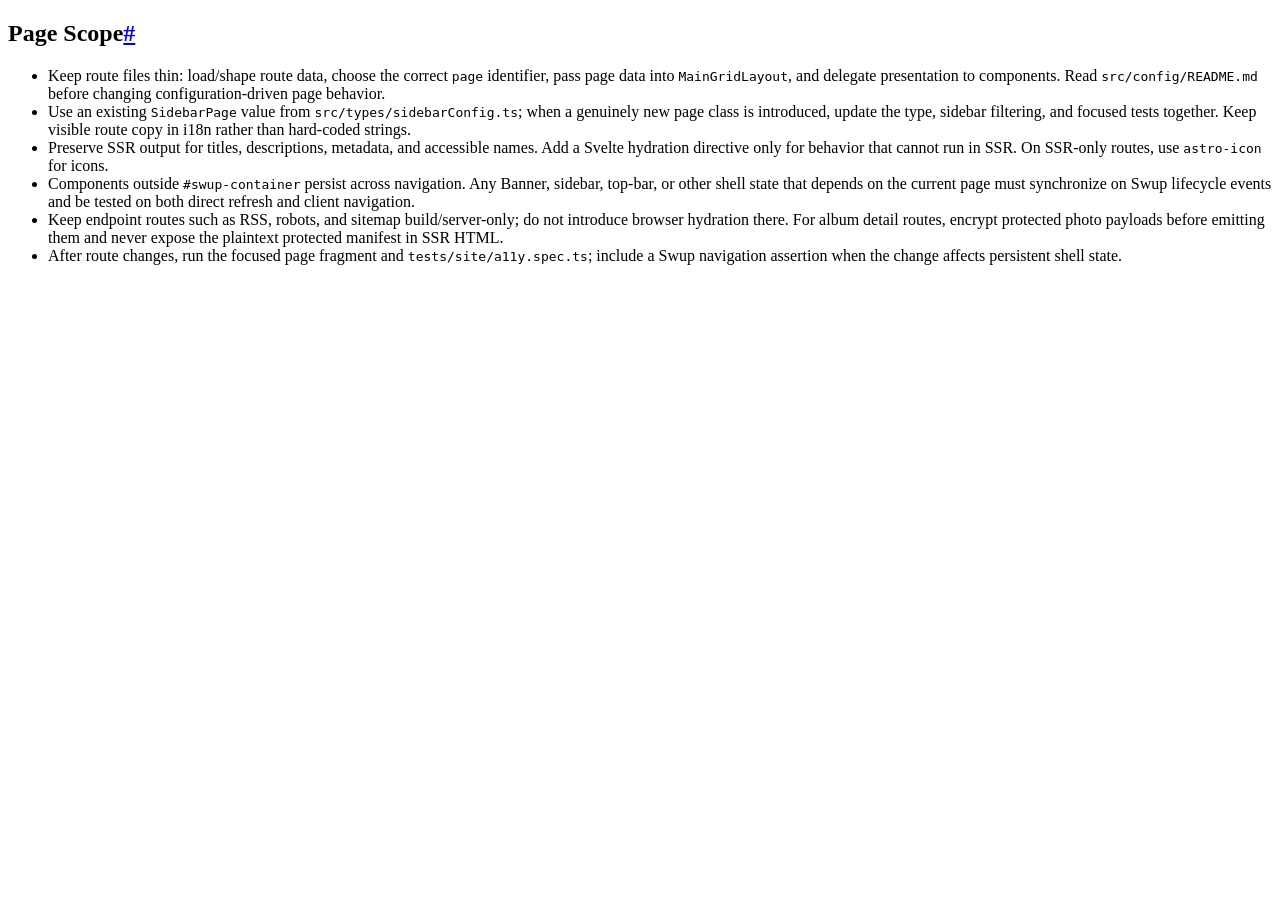
<file: AGENTS/index.html>
<!DOCTYPE html><meta charset="utf-8"><script type="module" src="/_astro/page.DV2quqEU.js"></script><section><h1 id="page-scope">Page Scope<a class="anchor" href="#page-scope"><span class="anchor-icon" data-pagefind-ignore="">#</span></a></h1><ul>
<li>Keep route files thin: load/shape route data, choose the correct <code>page</code> identifier, pass page data into <code>MainGridLayout</code>, and delegate presentation to components. Read <code>src/config/README.md</code> before changing configuration-driven page behavior.</li>
<li>Use an existing <code>SidebarPage</code> value from <code>src/types/sidebarConfig.ts</code>; when a genuinely new page class is introduced, update the type, sidebar filtering, and focused tests together. Keep visible route copy in i18n rather than hard-coded strings.</li>
<li>Preserve SSR output for titles, descriptions, metadata, and accessible names. Add a Svelte hydration directive only for behavior that cannot run in SSR. On SSR-only routes, use <code>astro-icon</code> for icons.</li>
<li>Components outside <code>#swup-container</code> persist across navigation. Any Banner, sidebar, top-bar, or other shell state that depends on the current page must synchronize on Swup lifecycle events and be tested on both direct refresh and client navigation.</li>
<li>Keep endpoint routes such as RSS, robots, and sitemap build/server-only; do not introduce browser hydration there. For album detail routes, encrypt protected photo payloads before emitting them and never expose the plaintext protected manifest in SSR HTML.</li>
<li>After route changes, run the focused page fragment and <code>tests/site/a11y.spec.ts</code>; include a Swup navigation assertion when the change affects persistent shell state.</li>
</ul></section>
</file>
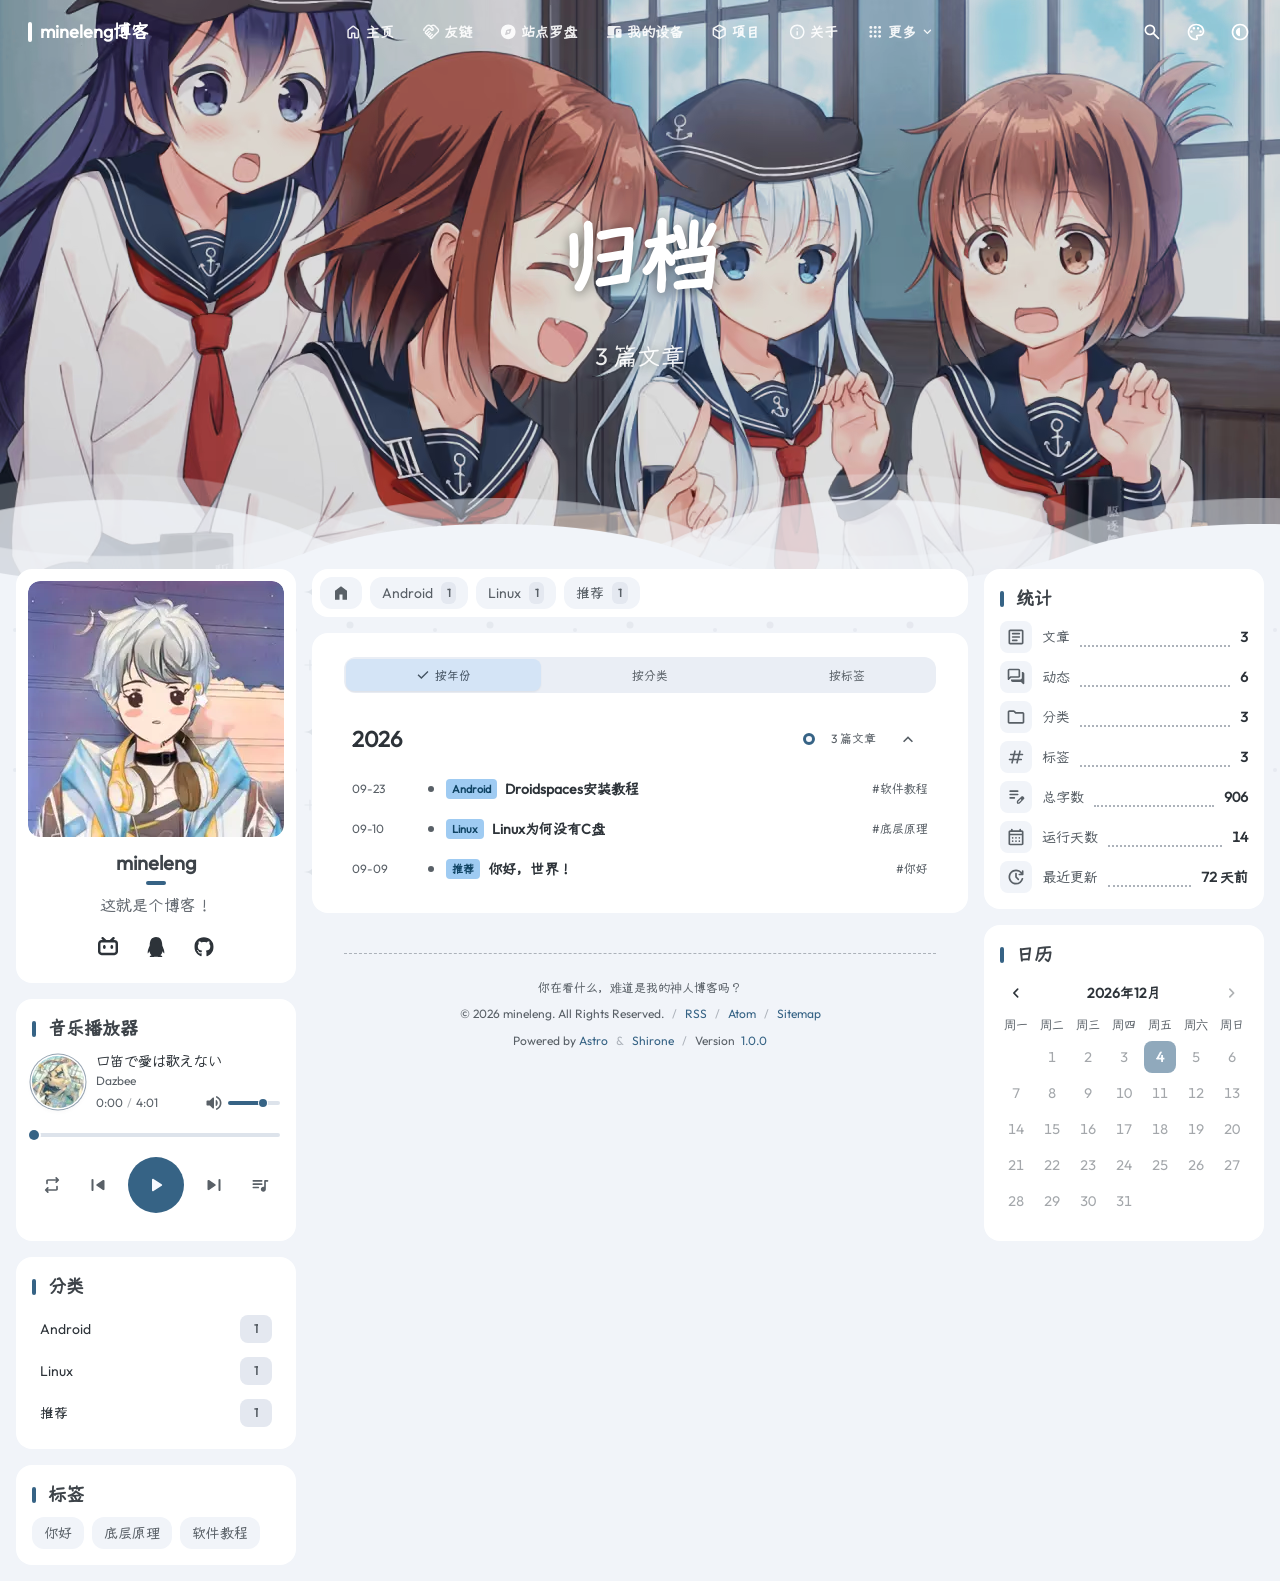
<file: archive/index.html>
<!DOCTYPE html><html lang="zh-CN" class="bg-[var(--page-bg)] transition text-[14px] md:text-[16px]" style="--configHue: 245;--page-width: 96rem;--banner-height-home: 65vh;--banner-height: 35vh;--banner-panel-overlap: 1rem;" data-astro-cid-ju4pidww><head><style>@layer properties, theme, base, components, utilities;</style><title>归档 - mineleng博客</title><meta charset="UTF-8"><meta name="description" content="3 篇文章"><meta name="author" content="mineleng"><meta property="og:site_name" content="mineleng博客"><meta property="og:url" content="https://mcleng.cn/archive/"><meta property="og:title" content="归档 - mineleng博客"><meta property="og:description" content="3 篇文章"><meta property="og:image" content="https://mcleng.cn/_astro/1.BYNc7uBQ.webp"><meta property="og:type" content="website"><meta name="twitter:card" content="summary_large_image"><meta property="twitter:url" content="https://mcleng.cn/archive/"><meta name="twitter:title" content="归档 - mineleng博客"><meta name="twitter:description" content="3 篇文章"><meta name="twitter:image" content="https://mcleng.cn/_astro/1.BYNc7uBQ.webp"><meta name="viewport" content="width=device-width"><meta name="generator" content="Astro v7.2.6"><style>:root {
	--font-body: "Outfit";
	--font-cjk: "Yozai Medium";
	--m3e-font-mono-family: "JetBrains Mono";
}</style><style>/* ============================================================
   Shirone M3E 页面背景纹理系统（Ambient Texture & Pattern System）
   纯 CSS 与内联矢量 SVG Data URI 渲染，零外部请求，M3E 动态取色
   ============================================================ */

:root {
	--texture-opacity: 0.12;
}

#m3e-texture-canvas {
	position: fixed;
	inset: 0;
	pointer-events: none;
	z-index: -20;
	opacity: var(--texture-opacity, 0.12);
	will-change: opacity, transform;
	transform: translateZ(0);
	transition: opacity var(--m3e-duration-long, 400ms) var(--m3e-easing-standard, cubic-bezier(0.2, 0, 0, 1));
}

/* 00. None (纯色无纹理：完全脱离渲染树，0 绘制与渲染开销) */
html[data-texture-preset="none"] #m3e-texture-canvas {
	display: none !important;
	opacity: 0 !important;
	background: none !important;
	-webkit-mask-image: none !important;
	mask-image: none !important;
	animation: none !important;
	pointer-events: none !important;
}

/* 01. Starlight (二次元星芒与呼吸微光) */
html[data-texture-preset="starlight"] #m3e-texture-canvas {
	background: linear-gradient(135deg, var(--primary) 0%, var(--secondary) 50%, var(--tertiary) 100%);
	-webkit-mask-image: url("data:image/svg+xml,%3Csvg xmlns='http://www.w3.org/2000/svg' width='140' height='140' viewBox='0 0 140 140'%3E%3Cpath d='M35 20 Q35 32 23 32 Q35 32 35 44 Q35 32 47 32 Q35 32 35 20 Z' fill='black' opacity='0.9'/%3E%3Cpath d='M105 85 Q105 93 97 93 Q105 93 105 101 Q105 93 113 93 Q105 93 105 85 Z' fill='black' opacity='0.75'/%3E%3Cpath d='M95 30 L95 42 M89 36 L101 36' stroke='black' stroke-width='1.5' stroke-linecap='round' opacity='0.8'/%3E%3Cpath d='M30 100 L30 110 M25 105 L35 105' stroke='black' stroke-width='1.2' stroke-linecap='round' opacity='0.7'/%3E%3Ccircle cx='70' cy='65' r='3.5' fill='black' opacity='0.6'/%3E%3Ccircle cx='120' cy='25' r='2' fill='black' opacity='0.5'/%3E%3Ccircle cx='15' cy='70' r='2' fill='black' opacity='0.5'/%3E%3Ccircle cx='60' cy='125' r='2.5' fill='black' opacity='0.5'/%3E%3C/svg%3E");
	mask-image: url("data:image/svg+xml,%3Csvg xmlns='http://www.w3.org/2000/svg' width='140' height='140' viewBox='0 0 140 140'%3E%3Cpath d='M35 20 Q35 32 23 32 Q35 32 35 44 Q35 32 47 32 Q35 32 35 20 Z' fill='black' opacity='0.9'/%3E%3Cpath d='M105 85 Q105 93 97 93 Q105 93 105 101 Q105 93 113 93 Q105 93 105 85 Z' fill='black' opacity='0.75'/%3E%3Cpath d='M95 30 L95 42 M89 36 L101 36' stroke='black' stroke-width='1.5' stroke-linecap='round' opacity='0.8'/%3E%3Cpath d='M30 100 L30 110 M25 105 L35 105' stroke='black' stroke-width='1.2' stroke-linecap='round' opacity='0.7'/%3E%3Ccircle cx='70' cy='65' r='3.5' fill='black' opacity='0.6'/%3E%3Ccircle cx='120' cy='25' r='2' fill='black' opacity='0.5'/%3E%3Ccircle cx='15' cy='70' r='2' fill='black' opacity='0.5'/%3E%3Ccircle cx='60' cy='125' r='2.5' fill='black' opacity='0.5'/%3E%3C/svg%3E");
	-webkit-mask-size: 140px 140px;
	mask-size: 140px 140px;
	-webkit-mask-repeat: repeat;
	mask-repeat: repeat;
	animation: m3e-texture-starlight-float 16s ease-in-out infinite;
}

/* 02. Cyber Dots (极客点阵与准星) */
html[data-texture-preset="cyber-dots"] #m3e-texture-canvas {
	background: linear-gradient(135deg, var(--primary), var(--secondary));
	-webkit-mask-image: url("data:image/svg+xml,%3Csvg xmlns='http://www.w3.org/2000/svg' width='48' height='48' viewBox='0 0 48 48'%3E%3Ccircle cx='12' cy='12' r='1.2' fill='black'/%3E%3Ccircle cx='36' cy='12' r='1.2' fill='black'/%3E%3Ccircle cx='12' cy='36' r='1.2' fill='black'/%3E%3Ccircle cx='36' cy='36' r='1.2' fill='black'/%3E%3Cpath d='M24 20v8M20 24h8' stroke='black' stroke-width='0.8'/%3E%3Cpath d='M44 4h-4v4M4 44h4v-4' stroke='black' stroke-width='0.8' fill='none' opacity='0.6'/%3E%3C/svg%3E");
	mask-image: url("data:image/svg+xml,%3Csvg xmlns='http://www.w3.org/2000/svg' width='48' height='48' viewBox='0 0 48 48'%3E%3Ccircle cx='12' cy='12' r='1.2' fill='black'/%3E%3Ccircle cx='36' cy='12' r='1.2' fill='black'/%3E%3Ccircle cx='12' cy='36' r='1.2' fill='black'/%3E%3Ccircle cx='36' cy='36' r='1.2' fill='black'/%3E%3Cpath d='M24 20v8M20 24h8' stroke='black' stroke-width='0.8'/%3E%3Cpath d='M44 4h-4v4M4 44h4v-4' stroke='black' stroke-width='0.8' fill='none' opacity='0.6'/%3E%3C/svg%3E");
	-webkit-mask-size: 48px 48px;
	mask-size: 48px 48px;
	-webkit-mask-repeat: repeat;
	mask-repeat: repeat;
}

/* 03. Topography (流光等高线波纹) */
html[data-texture-preset="topography"] #m3e-texture-canvas {
	background: linear-gradient(180deg, var(--secondary), var(--tertiary));
	-webkit-mask-image: url("data:image/svg+xml,%3Csvg xmlns='http://www.w3.org/2000/svg' width='240' height='240' viewBox='0 0 240 240'%3E%3Cpath d='M0 40 Q60 10 120 40 T240 40 M0 80 Q60 50 120 80 T240 80 M0 120 Q60 90 120 120 T240 120 M0 160 Q60 130 120 160 T240 160 M0 200 Q60 170 120 200 T240 200' fill='none' stroke='black' stroke-width='1.2' opacity='0.7' stroke-dasharray='4 4'/%3E%3Cpath d='M0 60 Q60 90 120 60 T240 60 M0 100 Q60 130 120 100 T240 100 M0 140 Q60 170 120 140 T240 140 M0 180 Q60 210 120 180 T240 180 M0 220 Q60 250 120 220 T240 220' fill='none' stroke='black' stroke-width='1.2' opacity='0.85'/%3E%3C/svg%3E");
	mask-image: url("data:image/svg+xml,%3Csvg xmlns='http://www.w3.org/2000/svg' width='240' height='240' viewBox='0 0 240 240'%3E%3Cpath d='M0 40 Q60 10 120 40 T240 40 M0 80 Q60 50 120 80 T240 80 M0 120 Q60 90 120 120 T240 120 M0 160 Q60 130 120 160 T240 160 M0 200 Q60 170 120 200 T240 200' fill='none' stroke='black' stroke-width='1.2' opacity='0.7' stroke-dasharray='4 4'/%3E%3Cpath d='M0 60 Q60 90 120 60 T240 60 M0 100 Q60 130 120 100 T240 100 M0 140 Q60 170 120 140 T240 140 M0 180 Q60 210 120 180 T240 180 M0 220 Q60 250 120 220 T240 220' fill='none' stroke='black' stroke-width='1.2' opacity='0.85'/%3E%3C/svg%3E");
	-webkit-mask-size: 240px 240px;
	mask-size: 240px 240px;
	-webkit-mask-repeat: repeat;
	mask-repeat: repeat;
	animation: m3e-texture-topography-flow 32s linear infinite;
}

/* 04. Geometric (M3E 几何晶体与折纸) */
html[data-texture-preset="geometric"] #m3e-texture-canvas {
	background: linear-gradient(135deg, var(--primary), var(--tertiary));
	-webkit-mask-image: url("data:image/svg+xml,%3Csvg xmlns='http://www.w3.org/2000/svg' width='160' height='160' viewBox='0 0 160 160'%3E%3Cpolygon points='80,10 150,80 80,150 10,80' fill='none' stroke='black' stroke-width='1.5' opacity='0.9'/%3E%3Ccircle cx='80' cy='80' r='26' fill='black' opacity='0.4'/%3E%3Cpolygon points='0,0 80,0 0,80' fill='black' opacity='0.25'/%3E%3Cpolygon points='160,0 80,0 160,80' fill='black' opacity='0.25'/%3E%3Cpolygon points='0,160 80,160 0,80' fill='black' opacity='0.25'/%3E%3Cpolygon points='160,160 80,160 160,80' fill='black' opacity='0.25'/%3E%3Ccircle cx='0' cy='80' r='12' fill='none' stroke='black' stroke-width='1.2' opacity='0.6'/%3E%3Ccircle cx='160' cy='80' r='12' fill='none' stroke='black' stroke-width='1.2' opacity='0.6'/%3E%3C/svg%3E");
	mask-image: url("data:image/svg+xml,%3Csvg xmlns='http://www.w3.org/2000/svg' width='160' height='160' viewBox='0 0 160 160'%3E%3Cpolygon points='80,10 150,80 80,150 10,80' fill='none' stroke='black' stroke-width='1.5' opacity='0.9'/%3E%3Ccircle cx='80' cy='80' r='26' fill='black' opacity='0.4'/%3E%3Cpolygon points='0,0 80,0 0,80' fill='black' opacity='0.25'/%3E%3Cpolygon points='160,0 80,0 160,80' fill='black' opacity='0.25'/%3E%3Cpolygon points='0,160 80,160 0,80' fill='black' opacity='0.25'/%3E%3Cpolygon points='160,160 80,160 160,80' fill='black' opacity='0.25'/%3E%3Ccircle cx='0' cy='80' r='12' fill='none' stroke='black' stroke-width='1.2' opacity='0.6'/%3E%3Ccircle cx='160' cy='80' r='12' fill='none' stroke='black' stroke-width='1.2' opacity='0.6'/%3E%3C/svg%3E");
	-webkit-mask-size: 160px 160px;
	mask-size: 160px 160px;
	-webkit-mask-repeat: repeat;
	mask-repeat: repeat;
}

/* 05. Sakura Petals (落樱微瓣) */
html[data-texture-preset="sakura"] #m3e-texture-canvas {
	background: linear-gradient(135deg, var(--secondary) 0%, var(--primary) 100%);
	-webkit-mask-image: url("data:image/svg+xml,%3Csvg xmlns='http://www.w3.org/2000/svg' width='180' height='180' viewBox='0 0 180 180'%3E%3Cg transform='translate(35, 30) rotate(25) scale(0.85)'%3E%3Cpath d='M 0 0 C -5 -8 -8 -16 -3 -22 C -1 -24 0 -22.5 0 -21 C 0 -22.5 1 -24 3 -22 C 8 -16 5 -8 0 0 Z' fill='black' opacity='0.85'/%3E%3C/g%3E%3Cg transform='translate(130, 45) rotate(-40) scale(0.7)'%3E%3Cpath d='M 0 0 C -5 -8 -8 -16 -3 -22 C -1 -24 0 -22.5 0 -21 C 0 -22.5 1 -24 3 -22 C 8 -16 5 -8 0 0 Z' fill='black' opacity='0.7'/%3E%3C/g%3E%3Cg transform='translate(85, 115) rotate(70) scale(0.95)'%3E%3Cpath d='M 0 0 C -5 -8 -8 -16 -3 -22 C -1 -24 0 -22.5 0 -21 C 0 -22.5 1 -24 3 -22 C 8 -16 5 -8 0 0 Z' fill='black' opacity='0.9'/%3E%3C/g%3E%3Cg transform='translate(155, 140) rotate(-15) scale(0.6)'%3E%3Cpath d='M 0 0 C -5 -8 -8 -16 -3 -22 C -1 -24 0 -22.5 0 -21 C 0 -22.5 1 -24 3 -22 C 8 -16 5 -8 0 0 Z' fill='black' opacity='0.65'/%3E%3C/g%3E%3Cg transform='translate(25, 145) rotate(-75) scale(0.75)'%3E%3Cpath d='M 0 0 C -5 -8 -8 -16 -3 -22 C -1 -24 0 -22.5 0 -21 C 0 -22.5 1 -24 3 -22 C 8 -16 5 -8 0 0 Z' fill='black' opacity='0.75'/%3E%3C/g%3E%3Ccircle cx='95' cy='35' r='1.5' fill='black' opacity='0.4'/%3E%3Ccircle cx='140' cy='95' r='1.2' fill='black' opacity='0.4'/%3E%3Ccircle cx='55' cy='90' r='1.5' fill='black' opacity='0.4'/%3E%3C/svg%3E");
	mask-image: url("data:image/svg+xml,%3Csvg xmlns='http://www.w3.org/2000/svg' width='180' height='180' viewBox='0 0 180 180'%3E%3Cg transform='translate(35, 30) rotate(25) scale(0.85)'%3E%3Cpath d='M 0 0 C -5 -8 -8 -16 -3 -22 C -1 -24 0 -22.5 0 -21 C 0 -22.5 1 -24 3 -22 C 8 -16 5 -8 0 0 Z' fill='black' opacity='0.85'/%3E%3C/g%3E%3Cg transform='translate(130, 45) rotate(-40) scale(0.7)'%3E%3Cpath d='M 0 0 C -5 -8 -8 -16 -3 -22 C -1 -24 0 -22.5 0 -21 C 0 -22.5 1 -24 3 -22 C 8 -16 5 -8 0 0 Z' fill='black' opacity='0.7'/%3E%3C/g%3E%3Cg transform='translate(85, 115) rotate(70) scale(0.95)'%3E%3Cpath d='M 0 0 C -5 -8 -8 -16 -3 -22 C -1 -24 0 -22.5 0 -21 C 0 -22.5 1 -24 3 -22 C 8 -16 5 -8 0 0 Z' fill='black' opacity='0.9'/%3E%3C/g%3E%3Cg transform='translate(155, 140) rotate(-15) scale(0.6)'%3E%3Cpath d='M 0 0 C -5 -8 -8 -16 -3 -22 C -1 -24 0 -22.5 0 -21 C 0 -22.5 1 -24 3 -22 C 8 -16 5 -8 0 0 Z' fill='black' opacity='0.65'/%3E%3C/g%3E%3Cg transform='translate(25, 145) rotate(-75) scale(0.75)'%3E%3Cpath d='M 0 0 C -5 -8 -8 -16 -3 -22 C -1 -24 0 -22.5 0 -21 C 0 -22.5 1 -24 3 -22 C 8 -16 5 -8 0 0 Z' fill='black' opacity='0.75'/%3E%3C/g%3E%3Ccircle cx='95' cy='35' r='1.5' fill='black' opacity='0.4'/%3E%3Ccircle cx='140' cy='95' r='1.2' fill='black' opacity='0.4'/%3E%3Ccircle cx='55' cy='90' r='1.5' fill='black' opacity='0.4'/%3E%3C/svg%3E");
	-webkit-mask-size: 180px 180px;
	mask-size: 180px 180px;
	-webkit-mask-repeat: repeat;
	mask-repeat: repeat;
	animation: m3e-texture-sakura-fall 28s linear infinite;
}

/* 动效关键帧 */
@keyframes m3e-texture-starlight-float {
	0%, 100% {
		-webkit-mask-position: 0px 0px;
		mask-position: 0px 0px;
	}
	50% {
		-webkit-mask-position: 14px -18px;
		mask-position: 14px -18px;
	}
}

@keyframes m3e-texture-topography-flow {
	0% {
		-webkit-mask-position: 0px 0px;
		mask-position: 0px 0px;
	}
	100% {
		-webkit-mask-position: 240px 0px;
		mask-position: 240px 0px;
	}
}

@keyframes m3e-texture-sakura-fall {
	0% {
		-webkit-mask-position: 0px 0px;
		mask-position: 0px 0px;
	}
	100% {
		-webkit-mask-position: 180px 180px;
		mask-position: 180px 180px;
	}
}

/* Reduced Motion 动效降级 */
@media (prefers-reduced-motion: reduce) {
	#m3e-texture-canvas {
		animation: none !important;
	}
}

html.motion-reduced #m3e-texture-canvas {
	animation: none !important;
}
</style><style>@font-face{font-family:Outfit-8b10f21ee7afb56d;src:url("/_astro/fonts/14637153c8739868.woff2") format("woff2");font-display:swap;unicode-range:U+0000-00FF,U+0131,U+0152-0153,U+02BB-02BC,U+02C6,U+02DA,U+02DC,U+0304,U+0308,U+0329,U+2000-206F,U+20AC,U+2122,U+2191,U+2193,U+2212,U+2215,U+FEFF,U+FFFD;font-weight:400;font-style:normal;}:root{--font-body:Outfit-8b10f21ee7afb56d;}</style><style>@font-face{font-family:"Yozai Medium-2795006b8a09caeb";src:url("/_astro/fonts/6fb92930fb400bca.woff2") format("woff2");font-display:swap;font-weight:500;font-style:normal;}:root{--font-cjk:"Yozai Medium-2795006b8a09caeb";}</style><style>@font-face{font-family:"JetBrains Mono-ac9d1c33515fb79d";src:url("/_astro/fonts/cc5f60fd46e42cc9.woff2") format("woff2");font-display:swap;unicode-range:U+0000-00FF,U+0131,U+0152-0153,U+02BB-02BC,U+02C6,U+02DA,U+02DC,U+0304,U+0308,U+0329,U+2000-206F,U+20AC,U+2122,U+2191,U+2193,U+2212,U+2215,U+FEFF,U+FFFD;font-weight:400;font-style:normal;}@font-face{font-family:"JetBrains Mono-ac9d1c33515fb79d";src:url("/_astro/fonts/9161ee1cbda9cef9.woff2") format("woff2");font-display:swap;unicode-range:U+0000-00FF,U+0131,U+0152-0153,U+02BB-02BC,U+02C6,U+02DA,U+02DC,U+0304,U+0308,U+0329,U+2000-206F,U+20AC,U+2122,U+2191,U+2193,U+2212,U+2215,U+FEFF,U+FFFD;font-weight:400;font-style:italic;}@font-face{font-family:"JetBrains Mono-ac9d1c33515fb79d fallback: Arial";src:local("Arial");font-display:swap;font-weight:400;font-style:normal;size-adjust:134.5893%;ascent-override:75.7861%;descent-override:22.29%;line-gap-override:0%;}@font-face{font-family:"JetBrains Mono-ac9d1c33515fb79d fallback: Arial";src:local("Arial");font-display:swap;font-weight:400;font-style:italic;size-adjust:134.5893%;ascent-override:75.7861%;descent-override:22.29%;line-gap-override:0%;}:root{--font-mono:"JetBrains Mono-ac9d1c33515fb79d","JetBrains Mono-ac9d1c33515fb79d fallback: Arial",sans-serif;}</style><link rel="icon" href="/logo/icon.webp"><script>(function(){const DEFAULT_THEME = "auto";
const LIGHT_MODE = "light";
const DARK_MODE = "dark";
const AUTO_MODE = "auto";
const BANNER_HEIGHT_EXTEND = 30;
const configHue = 245;
const lightTheme = "github-light";
const darkTheme = "github-dark";
const defaultWallpaperMode = "banner";
const defaultTexturePreset = "starlight";
const defaultTextureOpacity = 0.12;
const textureEnabled = true;

			const theme = localStorage.getItem('theme') || DEFAULT_THEME;
			let isDark = false;
			switch (theme) {
				case LIGHT_MODE:
					document.documentElement.classList.remove('dark');
					break
				case DARK_MODE:
					document.documentElement.classList.add('dark');
					isDark = true;
					break
				case AUTO_MODE:
					if (window.matchMedia('(prefers-color-scheme: dark)').matches) {
						document.documentElement.classList.add('dark');
						isDark = true;
					} else {
						document.documentElement.classList.remove('dark');
					}
			}

			document.documentElement.setAttribute('data-theme', isDark ? darkTheme : lightTheme);
			const hue = localStorage.getItem('hue') || configHue;
			document.documentElement.style.setProperty('--hue', hue);
			if (localStorage.getItem('mc-motion') === 'reduced') {
				document.documentElement.classList.add('motion-reduced');
			}
			const storedWallpaperMode = localStorage.getItem('wallpaper-mode');
			const wallpaperMode = storedWallpaperMode === 'banner' || storedWallpaperMode === 'none'
				? storedWallpaperMode
				: defaultWallpaperMode;
			document.documentElement.dataset.wallpaperMode = wallpaperMode;

			if (textureEnabled) {
				const storedTexturePreset = localStorage.getItem('texture-preset');
				const validPresets = ['none', 'starlight', 'cyber-dots', 'topography', 'geometric', 'sakura'];
				const texturePreset = storedTexturePreset && validPresets.includes(storedTexturePreset)
					? storedTexturePreset
					: defaultTexturePreset;
				document.documentElement.dataset.texturePreset = texturePreset;
				const storedTextureOpacity = localStorage.getItem('texture-opacity');
				const textureOpacity = storedTextureOpacity ? parseFloat(storedTextureOpacity) : defaultTextureOpacity;
				if (!isNaN(textureOpacity)) {
					document.documentElement.style.setProperty('--texture-opacity', String(textureOpacity));
				}
			}

			let offset = Math.floor(window.innerHeight * (BANNER_HEIGHT_EXTEND / 100));
			offset = offset - offset % 4;
			document.documentElement.style.setProperty('--banner-height-extend', `${offset}px`);
		})();</script><link rel="alternate" type="application/rss+xml" title="mineleng" href="https://mcleng.cn/rss.xml"><link rel="alternate" type="application/atom+xml" title="mineleng" href="https://mcleng.cn/atom.xml"><link rel="stylesheet" href="/_astro/fancybox.y3Ble-Pa.css"><link rel="stylesheet" href="/_astro/archive.eW4s6u5k.css"><style>.fancybox__container{--fancybox-bg: rgba(0, 0, 0, .88);--fancybox-thumbs-width: 56px;--fancybox-thumbs-ratio: 1;--fancybox-thumbs-border-radius: .75rem}.fancybox__toolbar{background:linear-gradient(to bottom,rgba(0,0,0,.5),transparent);padding:.5rem;backdrop-filter:blur(6px)}.fancybox__caption{background:linear-gradient(to top,rgba(0,0,0,.7),transparent);color:#fff;font-size:.9rem;padding:1rem;text-align:center;backdrop-filter:blur(6px);margin:0 1rem 1rem}.fancybox__thumbs{background:#0009;padding:4px;border-radius:.75rem;backdrop-filter:blur(6px)}.fancybox__thumb{border-radius:.5rem;overflow:hidden;border:2px solid transparent;transition:all .2s ease}.fancybox__thumb:hover{border-color:#ffffff80;transform:scale(1.05)}.fancybox__thumb.is-active{border-color:#fff}.fancybox__button{background:#0006;border-radius:.75rem;width:48px;height:48px;display:flex;align-items:center;justify-content:center;transition:all .2s ease;backdrop-filter:blur(4px)}.fancybox__button:hover{background:#0000008c}.fancybox__button:active{background:#000000a6;transform:scale(.92)}.fancybox__nav .carousel__button{width:48px;height:48px;border-radius:.75rem}.fancybox__infobar{color:#fff;font-size:.9rem;padding:0 8px;opacity:.85}@media(width<768px){.fancybox__toolbar{padding:.25rem}.fancybox__button{width:40px;height:40px;border-radius:.5rem}.fancybox__caption{font-size:.85rem;padding:.5rem;margin:0 .5rem .5rem}}@media(width<480px){.fancybox__button{width:36px;height:36px}.fancybox__caption{font-size:.8rem}}
</style><link rel="stylesheet" href="/_astro/MainGridLayout.CAM2ymMN.css"><link rel="stylesheet" href="/_astro/Tooltip._NvNHrWy.css"><link rel="stylesheet" href="/_astro/DisplaySettings.BTmwK3Nc.css"><link rel="stylesheet" href="/_astro/IconButton.DsMIB3T_.css"><style>.m3-menu.svelte-6w7hgd{min-width:7rem;max-width:17.5rem;width:max-content;padding:.5rem .25rem;border-radius:var(--shape-corner-xs);background:var(--surface-container-low);box-shadow:var(--m3e-elevation-2);max-height:20rem;overflow-y:auto;transform-origin:var(--menu-origin, top center);transform:scale(1);transition:opacity var(--m3e-duration-short) var(--m3e-easing-standard),transform var(--m3e-duration-medium) var(--m3e-easing-emphasized-decelerate),visibility var(--m3e-duration-medium)}.m3-menu.closed.svelte-6w7hgd{visibility:hidden;opacity:0;transform:scale(.8);pointer-events:none;transition:opacity var(--m3e-duration-short) var(--m3e-easing-standard),transform var(--m3e-duration-short) var(--m3e-easing-emphasized-accelerate),visibility var(--m3e-duration-short)}.m3-menu.svelte-6w7hgd .m3-menu-item{display:flex;align-items:center;gap:.75rem;width:100%;min-height:3rem;padding:0 .75rem;border:none;border-radius:var(--shape-corner-s);background:transparent;color:var(--on-surface);font:var(--m3e-type-label-large);text-align:left;white-space:nowrap;overflow:hidden;text-overflow:ellipsis;cursor:pointer;transition:background-color var(--m3e-duration-short) var(--m3e-easing-standard)}.m3-menu.svelte-6w7hgd .m3-menu-item:not(.m3-state-layer):hover{background:color-mix(in oklab,var(--on-surface) 8%,transparent)}.m3-menu.svelte-6w7hgd .m3-menu-item:focus-visible{outline:2px solid var(--primary);outline-offset:-2px}.m3-menu.svelte-6w7hgd .m3-menu-item.selected,.m3-menu.svelte-6w7hgd .m3-menu-item.checked{background:var(--tertiary-container);color:var(--on-tertiary-container)}.m3-menu.svelte-6w7hgd .m3-menu-item__check{transform:scaleX(0);opacity:0;transition:transform var(--m3e-duration-medium) var(--m3e-easing-emphasized-decelerate),opacity var(--m3e-duration-short) var(--m3e-easing-standard)}.m3-menu.svelte-6w7hgd .m3-menu-item.selected .m3-menu-item__check,.m3-menu.svelte-6w7hgd .m3-menu-item.checked .m3-menu-item__check{transform:scaleX(1);opacity:1}.m3-menu.svelte-6w7hgd .m3-menu-item__trailing{margin-left:auto;display:flex;align-items:center}.m3-menu.svelte-6w7hgd .m3-menu-item__content{display:flex;flex-direction:column;min-width:0}.m3-menu.svelte-6w7hgd .m3-menu-item__label{white-space:nowrap}.m3-menu.svelte-6w7hgd .m3-menu-item__supporting{font:var(--m3e-type-body-small);color:var(--on-surface-variant);white-space:nowrap}.m3-menu.svelte-6w7hgd .m3-menu-item:disabled{color:color-mix(in oklab,var(--on-surface) 38%,transparent);cursor:default;pointer-events:none}.m3-menu.svelte-6w7hgd .m3-menu-group{padding:.25rem;border-radius:var(--shape-corner-s);background:var(--surface-container-low);transition:border-radius var(--m3e-duration-medium) var(--m3e-easing-emphasized-decelerate)}.m3-menu.svelte-6w7hgd .m3-menu-group:hover{border-radius:var(--shape-corner-l)}.m3-menu.svelte-6w7hgd .m3-menu-group+.m3-menu-group{margin-top:2px}.m3-menu--vibrant.svelte-6w7hgd{background:var(--tertiary-container);color:var(--on-tertiary-container)}.m3-menu--vibrant.svelte-6w7hgd .m3-menu-item{color:var(--on-tertiary-container)}.m3-menu--vibrant.svelte-6w7hgd .m3-menu-item:hover{background:color-mix(in oklab,var(--on-tertiary-container) 8%,transparent)}.m3-menu--vibrant.svelte-6w7hgd .m3-menu-item:focus-visible{outline:2px solid var(--tertiary)}.m3-menu--vibrant.svelte-6w7hgd .m3-menu-item.selected,.m3-menu--vibrant.svelte-6w7hgd .m3-menu-item.checked{background:var(--tertiary);color:var(--on-tertiary)}
</style><link rel="stylesheet" href="/_astro/ProgressIndicator.D18nlPvq.css"><style>.m3-blog-searchpanel.svelte-pa9i8k{display:flex;flex-direction:column;width:min(30rem,calc(100vw - 1.5rem));min-width:0;max-width:calc(100vw - 1.5rem);box-sizing:border-box;padding:.5rem;border-radius:var(--shape-corner-l);background:var(--float-panel-bg);color:var(--on-surface);box-shadow:var(--m3e-elevation-3);max-height:min(36rem,calc(100dvh - 5.5rem));overflow-y:auto;overflow-x:hidden;overscroll-behavior:contain}.m3-blog-searchpanel__input.svelte-pa9i8k{display:flex;align-items:center;gap:.5rem;flex:0 0 2.75rem;margin-bottom:.25rem;padding:0 .875rem;border-radius:var(--shape-corner-full);background:var(--surface-container-high)}.m3-blog-searchpanel__input.svelte-pa9i8k>svg{width:1.25rem;height:1.25rem;color:var(--on-surface-variant)}.m3-blog-searchpanel__input.svelte-pa9i8k>input:where(.svelte-pa9i8k){flex:1;min-width:0;height:100%;border:none;background:transparent;color:var(--on-surface);font:var(--m3e-type-body-small);outline:none;caret-color:var(--primary)}.m3-blog-searchpanel__input.svelte-pa9i8k>input:where(.svelte-pa9i8k)::placeholder{color:var(--on-surface-variant)}@media(min-width:1024px){.m3-blog-searchpanel__input--hide-desktop.svelte-pa9i8k{display:none}}.m3-blog-searchpanel__item.svelte-pa9i8k{display:block;padding:.5rem .75rem;border-radius:var(--shape-corner-l);text-decoration:none;min-width:0;transition:background-color var(--m3e-duration-short) var(--m3e-easing-standard)}.m3-blog-searchpanel__item.svelte-pa9i8k:hover{background:color-mix(in oklab,var(--on-surface) 6%,transparent)}.m3-blog-searchpanel__item.svelte-pa9i8k+.m3-blog-searchpanel__item:where(.svelte-pa9i8k){margin-top:.125rem}.m3-blog-searchpanel__title.svelte-pa9i8k{display:inline-flex;align-items:center;gap:.375rem;font:var(--m3e-type-body-large);font-weight:700;color:var(--on-surface);max-width:100%;transition:color var(--m3e-duration-short) var(--m3e-easing-standard)}.m3-blog-searchpanel__item.svelte-pa9i8k:hover .m3-blog-searchpanel__title:where(.svelte-pa9i8k){color:var(--primary)}.m3-blog-searchpanel__title.svelte-pa9i8k>svg{width:.75rem;height:.75rem;flex:0 0 auto;color:var(--primary);transform:translate(.25rem)}.m3-blog-searchpanel__excerpt.svelte-pa9i8k{display:block;margin-top:.125rem;max-width:100%;overflow-wrap:anywhere;font:var(--m3e-type-body-small);color:var(--on-surface-variant)}.m3-blog-searchpanel__excerpt.svelte-pa9i8k mark{background:transparent;color:var(--primary)}
.m3-segmented.svelte-jg8ckp{display:flex;gap:2px;padding:2px;border-radius:var(--shape-corner-m);background:var(--surface-container)}.m3-segmented__input.svelte-jg8ckp{position:absolute;width:1px;height:1px;opacity:0;overflow:hidden;clip:rect(0 0 0 0);white-space:nowrap;clip-path:inset(50%)}.m3-segmented__segment.svelte-jg8ckp{flex:1;display:flex;align-items:center;justify-content:center;gap:.25rem;height:2rem;padding:0 .75rem;border-radius:var(--shape-corner-s);font:var(--m3e-type-label-medium);color:var(--on-surface-variant);cursor:pointer;user-select:none;text-align:center;line-height:1.25;transition:background-color var(--m3e-duration-short) var(--m3e-easing-standard),color var(--m3e-duration-short) var(--m3e-easing-standard),box-shadow var(--m3e-duration-short) var(--m3e-easing-standard)}.m3-segmented__segment.svelte-jg8ckp:hover{background:color-mix(in oklab,var(--on-surface) 8%,transparent)}.m3-segmented__segment.selected.svelte-jg8ckp{background:var(--secondary-container);color:var(--on-secondary-container);box-shadow:var(--m3e-elevation-1)}.m3-segmented__segment.svelte-jg8ckp:has(input:where(.svelte-jg8ckp):focus-visible){outline:2px solid var(--primary);outline-offset:1px}.m3-segmented__check.svelte-jg8ckp{display:flex;flex-shrink:0;transform:scale(0);opacity:0;transform-origin:left bottom;transition:transform var(--m3e-duration-medium) var(--m3e-easing-emphasized-decelerate),opacity var(--m3e-duration-short) var(--m3e-easing-standard)}.m3-segmented__check.svelte-jg8ckp>svg{width:1rem;height:1rem}.m3-segmented__segment.selected.svelte-jg8ckp .m3-segmented__check:where(.svelte-jg8ckp){transform:scale(1);opacity:1}
.m3-snackbar.svelte-14kcjp5{position:fixed;left:50%;bottom:1.5rem;transform:translate(-50%) scale(.8);display:flex;align-items:center;min-height:3rem;padding:.875rem 1rem;gap:.5rem;max-width:40rem;border-radius:var(--shape-corner-xs);background:var(--surface-container-high);color:var(--on-surface);font:var(--m3e-type-body-medium);box-shadow:var(--m3e-elevation-3);border:1px solid var(--outline-variant);opacity:0;pointer-events:none;transition:opacity var(--m3e-duration-short) var(--m3e-easing-standard),transform var(--m3e-duration-medium) var(--m3e-easing-emphasized-decelerate);z-index:100}.m3-snackbar.visible.svelte-14kcjp5{opacity:1;transform:translate(-50%) scale(1);pointer-events:auto}.m3-snackbar__icon.svelte-14kcjp5{display:flex;flex-shrink:0}.m3-snackbar__icon.svelte-14kcjp5>svg{width:1.5rem;height:1.5rem}.m3-snackbar__action.svelte-14kcjp5{margin-left:auto;padding:.25rem .5rem;margin-right:-.25rem;border:none;background:none;color:var(--primary);font:var(--m3e-type-label-large);cursor:pointer;border-radius:var(--shape-corner-xs);white-space:nowrap}.m3-snackbar__action.svelte-14kcjp5:hover{background:color-mix(in srgb,var(--primary) 8%,transparent)}.m3-snackbar__action.svelte-14kcjp5:focus-visible{outline:2px solid var(--primary);outline-offset:2px}
</style><script type="module" src="/_astro/page.DV2quqEU.js"></script></head><body class="min-h-screen transition" data-current-page="archive" data-banner-visible="false" data-banner-layout="compact" data-banner-top-app-bar="false" data-banner-has-desktop="true" data-banner-has-mobile="true" style="--configHue: 245;--page-width: 96rem;--banner-height-home: 65vh;--banner-height: 35vh;--banner-panel-overlap: 1rem;" data-astro-cid-ju4pidww><div id="config-carrier" data-hue="245" data-wallpaper-mode="banner" data-texture-preset="starlight" data-texture-opacity="0.12"></div><div id="m3e-texture-canvas" class="fixed inset-0 pointer-events-none -z-20 transition-opacity duration-500" aria-hidden="true" style="--configHue: 245;--page-width: 96rem;--banner-height-home: 65vh;--banner-height: 35vh;--banner-panel-overlap: 1rem;" data-astro-cid-ju4pidww></div><style>astro-island,astro-slot,astro-static-slot{display:contents}</style><script>(()=>{var e=async t=>{await(await t())()};(self.Astro||(self.Astro={})).only=e;window.dispatchEvent(new Event("astro:only"));})();</script><script>(()=>{var g=Object.defineProperty;var w=(a,s,c)=>s in a?g(a,s,{enumerable:!0,configurable:!0,writable:!0,value:c}):a[s]=c;var l=(a,s,c)=>w(a,typeof s!="symbol"?s+"":s,c);var E=new Set(["__proto__","constructor","prototype"]);{let a={0:t=>y(t),1:t=>c(t),2:t=>new RegExp(t),3:t=>new Date(t),4:t=>new Map(c(t)),5:t=>new Set(c(t)),6:t=>BigInt(t),7:t=>new URL(t),8:t=>new Uint8Array(t),9:t=>new Uint16Array(t),10:t=>new Uint32Array(t),11:t=>Number.POSITIVE_INFINITY*t},s=t=>{let[p,e]=t;return p in a?a[p](e):void 0},c=t=>t.map(s),y=t=>typeof t!="object"||t===null?t:Object.fromEntries(Object.entries(t).map(([p,e])=>[p,s(e)]));class f extends HTMLElement{constructor(){super(...arguments);l(this,"Component");l(this,"hydrator");l(this,"hydrate",async()=>{var b;if(!this.hydrator||!this.isConnected)return;let e=(b=this.parentElement)==null?void 0:b.closest("astro-island[ssr]");if(e){e.addEventListener("astro:hydrate",this.hydrate,{once:!0});return}let r=this.querySelectorAll("astro-slot"),n={},d=this.querySelectorAll("template[data-astro-template]");for(let o of d){let i=o.closest(this.tagName);i!=null&&i.isSameNode(this)&&(n[o.getAttribute("data-astro-template")||"default"]=o.innerHTML,o.remove())}for(let o of r){let i=o.closest(this.tagName);i!=null&&i.isSameNode(this)&&(n[o.getAttribute("name")||"default"]=o.innerHTML)}let u;try{u=this.hasAttribute("props")?y(JSON.parse(this.getAttribute("props"))):{}}catch(o){let i=this.getAttribute("component-url")||"<unknown>",v=this.getAttribute("component-export");throw v&&(i+=` (export ${v})`),console.error(`[hydrate] Error parsing props for component ${i}`,this.getAttribute("props"),o),o}let h;await this.hydrator(this)(this.Component,u,n,{client:this.getAttribute("client")}),this.removeAttribute("ssr"),this.dispatchEvent(new CustomEvent("astro:hydrate"))});l(this,"unmount",()=>{this.isConnected||this.dispatchEvent(new CustomEvent("astro:unmount"))})}disconnectedCallback(){document.removeEventListener("astro:after-swap",this.unmount),document.addEventListener("astro:after-swap",this.unmount,{once:!0})}connectedCallback(){if(!this.hasAttribute("await-children")||document.readyState==="interactive"||document.readyState==="complete")this.childrenConnectedCallback();else{let e=()=>{document.removeEventListener("DOMContentLoaded",e),r.disconnect(),this.childrenConnectedCallback()},r=new MutationObserver(()=>{var n;((n=this.lastChild)==null?void 0:n.nodeType)===Node.COMMENT_NODE&&this.lastChild.nodeValue==="astro:end"&&(this.lastChild.remove(),e())});r.observe(this,{childList:!0}),document.addEventListener("DOMContentLoaded",e)}}async childrenConnectedCallback(){let e=this.getAttribute("before-hydration-url");e&&await import(e),this.start()}getRetryImportUrl(e){let r=new URL(e,document.baseURI);return r.searchParams.set("astro-retry",Date.now().toString()),r.toString()}async importWithRetry(e){try{return await import(e)}catch(r){return await new Promise(n=>setTimeout(n,1e3)),import(this.getRetryImportUrl(e))}}handleHydrationError(e){let r=this.getAttribute("component-url"),n=new CustomEvent("astro:hydration-error",{cancelable:!0,bubbles:!0,composed:!0,detail:{error:e,componentUrl:r}});this.dispatchEvent(n)&&console.error(`[astro-island] Error hydrating ${r}`,e)}async start(){let e=JSON.parse(this.getAttribute("opts")),r=this.getAttribute("client");if(Astro[r]===void 0){window.addEventListener(`astro:${r}`,()=>this.start(),{once:!0});return}try{await Astro[r](async()=>{let n=this.getAttribute("renderer-url");try{let[d,{default:u}]=await Promise.all([this.importWithRetry(this.getAttribute("component-url")),n?this.importWithRetry(n):Promise.resolve({default:()=>()=>{}})]),h=this.getAttribute("component-export")||"default";if(h.includes(".")){this.Component=d;for(let m of h.split(".")){if(E.has(m)||!this.Component||typeof this.Component!="object"&&typeof this.Component!="function"||!Object.hasOwn(this.Component,m))throw new Error(`Invalid component export path: ${h}`);this.Component=this.Component[m]}}else{if(E.has(h))throw new Error(`Invalid component export path: ${h}`);this.Component=d[h]}return this.hydrator=u,this.hydrate}catch(d){return this.handleHydrationError(d),()=>{}}},e,this)}catch(n){this.handleHydrationError(n)}}attributeChangedCallback(){this.hydrate()}}l(f,"observedAttributes",["props"]),customElements.get("astro-island")||customElements.define("astro-island",f)}})();</script><astro-island uid="iqJ19" component-url="/_astro/Snackbar.D1beC2Ty.js" component-export="default" renderer-url="/_astro/client.svelte.DfeZY-Hs.js" props="{&quot;data-astro-cid-ju4pidww&quot;:[0,true]}" ssr client="only" opts="{&quot;name&quot;:&quot;Snackbar&quot;,&quot;value&quot;:&quot;svelte&quot;}"></astro-island><header id="top-row" class="z-50 pointer-events-none relative transition-all duration-700 max-w-[var(--page-width)] px-0 md:px-4 mx-auto"><div id="navbar-wrapper" class="pointer-events-auto sticky top-0 transition-all"><div id="navbar" class="top-app-bar fixed top-0 left-0 right-0 z-50 onload-animation bg-[color-mix(in_oklab,var(--surface-container-low)_94%,transparent)] shadow-[var(--m3e-elevation-1)] backdrop-blur-md transition" data-astro-cid-qvhher2r><div class="relative max-w-[var(--page-width)] mx-auto h-16 px-3 md:px-5 flex items-center gap-1" data-astro-cid-qvhher2r><!--[--><!--[-1--><button type="button" id="nav-drawer-switch" class="m3-icon-button m3-icon-button--standard m3-icon-button--small m3-icon-button--round m3-state-layer shrink-0 lg:!hidden svelte-1f9wkzm" aria-label="Menu"><!--[1--><svg width="1em" height="1em" viewBox="0 0 24 24" class="text-[1.25rem]" data-astro-cid-qvhher2r="true" data-icon="material-symbols:menu-rounded"><symbol id="ai:material-symbols:menu-rounded"><path fill="currentColor" d="M4 18q-.425 0-.712-.288T3 17t.288-.712T4 16h16q.425 0 .713.288T21 17t-.288.713T20 18zm0-5q-.425 0-.712-.288T3 12t.288-.712T4 11h16q.425 0 .713.288T21 12t-.288.713T20 13zm0-5q-.425 0-.712-.288T3 7t.288-.712T4 6h16q.425 0 .713.288T21 7t-.288.713T20 8z"/></symbol><use href="#ai:material-symbols:menu-rounded"></use></svg><!----><!--]--></button><!--]--><!--]--><a href="/" class="group flex h-10 items-center gap-2 px-2 text-[var(--on-surface)] transition whitespace-nowrap" data-astro-cid-qvhher2r><span class="h-5 w-1 rounded-full bg-[var(--primary)] transition-all group-hover:h-7" data-astro-cid-qvhher2r></span><span class="text-lg font-bold group-hover:text-[var(--primary)]" data-astro-cid-qvhher2r>mineleng博客</span></a><nav class="top-app-bar__nav hidden h-full items-center gap-1 lg:flex lg:absolute lg:left-1/2 lg:-translate-x-1/2" aria-label="Main navigation" data-astro-cid-qvhher2r><div class="top-app-bar__nav-group" data-nav-group data-astro-cid-qvhher2r><a href="/" data-nav-key="home" class="top-app-bar__nav-link m3-state-layer relative flex h-10 items-center gap-1 px-3 text-sm font-bold text-[var(--on-surface-variant)] transition-colors hover:text-[var(--on-surface)]" data-astro-cid-qvhher2r><svg width="1em" height="1em" viewBox="0 0 24 24" class="text-[1.1rem]" data-astro-cid-qvhher2r="true" data-icon="material-symbols:home-outline-rounded"><symbol id="ai:material-symbols:home-outline-rounded"><path fill="currentColor" d="M6 19h3v-5q0-.425.288-.712T10 13h4q.425 0 .713.288T15 14v5h3v-9l-6-4.5L6 10zm-2 0v-9q0-.475.213-.9t.587-.7l6-4.5q.525-.4 1.2-.4t1.2.4l6 4.5q.375.275.588.7T20 10v9q0 .825-.588 1.413T18 21h-4q-.425 0-.712-.288T13 20v-5h-2v5q0 .425-.288.713T10 21H6q-.825 0-1.412-.587T4 19m8-6.75"/></symbol><use href="#ai:material-symbols:home-outline-rounded"></use></svg>主页</a></div><div class="top-app-bar__nav-group" data-nav-group data-astro-cid-qvhher2r><a href="/friends/" data-nav-key="friends" class="top-app-bar__nav-link m3-state-layer relative flex h-10 items-center gap-1 px-3 text-sm font-bold text-[var(--on-surface-variant)] transition-colors hover:text-[var(--on-surface)]" data-astro-cid-qvhher2r><svg width="1em" height="1em" viewBox="0 0 24 24" class="text-[1.1rem]" data-astro-cid-qvhher2r="true" data-icon="material-symbols:handshake-outline-rounded"><symbol id="ai:material-symbols:handshake-outline-rounded"><path fill="currentColor" d="M11.875 20q.1 0 .2-.05t.15-.1l8.2-8.2q.3-.3.438-.675t.137-.75q0-.4-.137-.763t-.438-.637l-4.25-4.25q-.275-.3-.638-.437T14.776 4q-.375 0-.75.138t-.675.437l-.275.275l1.85 1.875q.375.35.55.8t.175.95q0 1.05-.712 1.763t-1.763.712q-.5 0-.962-.175t-.813-.525L9.525 8.4L5.15 12.775q-.075.075-.112.163T5 13.125q0 .2.15.363t.35.162q.1 0 .2-.05t.15-.1l2.7-2.7q.275-.275.688-.288t.712.288q.275.275.275.7t-.275.7l-2.675 2.7q-.075.075-.112.163t-.038.187q0 .2.15.35t.35.15q.1 0 .2-.05t.15-.1l2.7-2.675q.275-.275.688-.288t.712.288q.275.275.275.7t-.275.7l-2.675 2.7q-.075.05-.112.15t-.038.2q0 .2.15.35t.35.15q.1 0 .188-.038t.162-.112l2.7-2.675q.275-.275.688-.288t.712.288q.275.275.275.7t-.275.7l-2.7 2.7q-.075.075-.112.163t-.038.187q0 .2.163.35t.362.15m-.025 2q-.925 0-1.637-.612t-.838-1.538q-.85-.125-1.425-.7t-.7-1.425q-.85-.125-1.412-.712T5.15 15.6q-.95-.125-1.55-.825t-.6-1.65q0-.5.188-.962t.537-.813L8.1 6.975Q8.675 6.4 9.513 6.4t1.412.575L12.8 8.85q.05.075.15.113t.2.037q.225 0 .375-.137t.15-.363q0-.1-.038-.2t-.112-.15L9.95 4.575q-.275-.3-.637-.437T8.55 4q-.375 0-.75.138t-.675.437L3.6 8.125q-.35.35-.5.825t-.075.95q.075.425-.175.75t-.675.375t-.75-.188t-.375-.662q-.15-.95.138-1.862T2.175 6.7L5.7 3.175Q6.3 2.6 7.038 2.3T8.55 2t1.513.3t1.312.875l.275.275l.275-.275q.6-.575 1.338-.875t1.512-.3t1.513.3t1.312.875L21.825 7.4q.575.575.875 1.325t.3 1.525t-.3 1.513t-.875 1.312l-8.2 8.175q-.35.35-.812.55t-.963.2M9.4 8"/></symbol><use href="#ai:material-symbols:handshake-outline-rounded"></use></svg>友链</a></div><div class="top-app-bar__nav-group" data-nav-group data-astro-cid-qvhher2r><a href="/compass/" data-nav-key="compass" class="top-app-bar__nav-link m3-state-layer relative flex h-10 items-center gap-1 px-3 text-sm font-bold text-[var(--on-surface-variant)] transition-colors hover:text-[var(--on-surface)]" data-astro-cid-qvhher2r><svg width="1em" height="1em" viewBox="0 0 24 24" class="text-[1.1rem]" data-astro-cid-qvhher2r="true" data-icon="material-symbols:explore-rounded"><symbol id="ai:material-symbols:explore-rounded"><path fill="currentColor" d="m8.375 16.25l5.05-1.45q.5-.15.863-.513t.512-.862l1.45-5.05q.075-.275-.137-.488t-.488-.137l-5.05 1.45q-.5.15-.862.513t-.513.862l-1.45 5.05q-.075.275.138.488t.487.137M12 13.5q-.625 0-1.062-.437T10.5 12t.438-1.062T12 10.5t1.063.438T13.5 12t-.437 1.063T12 13.5m0 8.5q-2.075 0-3.9-.788t-3.175-2.137T2.788 15.9T2 12t.788-3.9t2.137-3.175T8.1 2.788T12 2t3.9.788t3.175 2.137T21.213 8.1T22 12t-.788 3.9t-2.137 3.175t-3.175 2.138T12 22"/></symbol><use href="#ai:material-symbols:explore-rounded"></use></svg>站点罗盘</a></div><div class="top-app-bar__nav-group" data-nav-group data-astro-cid-qvhher2r><a href="/devices/" data-nav-key="devices" class="top-app-bar__nav-link m3-state-layer relative flex h-10 items-center gap-1 px-3 text-sm font-bold text-[var(--on-surface-variant)] transition-colors hover:text-[var(--on-surface)]" data-astro-cid-qvhher2r><svg width="1em" height="1em" viewBox="0 0 24 24" class="text-[1.1rem]" data-astro-cid-qvhher2r="true" data-icon="material-symbols:devices-rounded"><symbol id="ai:material-symbols:devices-rounded"><path fill="currentColor" d="M11 20H3q-.425 0-.712-.288T2 19t.288-.712T3 18h8q.425 0 .713.288T12 19t-.288.713T11 20m-6-3q-.825 0-1.412-.587T3 15V6q0-.825.588-1.412T5 4h14q.825 0 1.413.588T21 6h-5.5q-1.45 0-2.475 1.025T12 9.5V16q0 .425-.288.713T11 17zm10.5 3q-.625 0-1.062-.437T14 18.5v-9q0-.625.438-1.062T15.5 8h5q.625 0 1.063.438T22 9.5v9q0 .625-.437 1.063T20.5 20zm2.5-7.5q.325 0 .538-.225t.212-.525q0-.325-.213-.537T18 11q-.3 0-.525.213t-.225.537q0 .3.225.525T18 12.5"/></symbol><use href="#ai:material-symbols:devices-rounded"></use></svg>我的设备</a></div><div class="top-app-bar__nav-group" data-nav-group data-astro-cid-qvhher2r><a href="/projects/" data-nav-key="projects" class="top-app-bar__nav-link m3-state-layer relative flex h-10 items-center gap-1 px-3 text-sm font-bold text-[var(--on-surface-variant)] transition-colors hover:text-[var(--on-surface)]" data-astro-cid-qvhher2r><svg width="1em" height="1em" viewBox="0 0 24 24" class="text-[1.1rem]" data-astro-cid-qvhher2r="true" data-icon="material-symbols:deployed-code-outline-rounded"><symbol id="ai:material-symbols:deployed-code-outline-rounded"><path fill="currentColor" d="M11 19.425v-6.85L5 9.1v6.85zm2 0l6-3.475V9.1l-6 3.475zm-1-8.575l5.925-3.425L12 4L6.075 7.425zM4 17.7q-.475-.275-.737-.725t-.263-1v-7.95q0-.55.263-1T4 6.3l7-4.025Q11.475 2 12 2t1 .275L20 6.3q.475.275.738.725t.262 1v7.95q0 .55-.262 1T20 17.7l-7 4.025Q12.525 22 12 22t-1-.275zm8-5.7"/></symbol><use href="#ai:material-symbols:deployed-code-outline-rounded"></use></svg>项目</a></div><div class="top-app-bar__nav-group" data-nav-group data-astro-cid-qvhher2r><a href="/about/" data-nav-key="about" class="top-app-bar__nav-link m3-state-layer relative flex h-10 items-center gap-1 px-3 text-sm font-bold text-[var(--on-surface-variant)] transition-colors hover:text-[var(--on-surface)]" data-astro-cid-qvhher2r><svg width="1em" height="1em" viewBox="0 0 24 24" class="text-[1.1rem]" data-astro-cid-qvhher2r="true" data-icon="material-symbols:info-outline-rounded"><symbol id="ai:material-symbols:info-outline-rounded"><path fill="currentColor" d="M12.713 16.713Q13 16.425 13 16v-4q0-.425-.288-.712T12 11t-.712.288T11 12v4q0 .425.288.713T12 17t.713-.288m0-8Q13 8.425 13 8t-.288-.712T12 7t-.712.288T11 8t.288.713T12 9t.713-.288M12 22q-2.075 0-3.9-.788t-3.175-2.137T2.788 15.9T2 12t.788-3.9t2.137-3.175T8.1 2.788T12 2t3.9.788t3.175 2.137T21.213 8.1T22 12t-.788 3.9t-2.137 3.175t-3.175 2.138T12 22m0-2q3.35 0 5.675-2.325T20 12t-2.325-5.675T12 4T6.325 6.325T4 12t2.325 5.675T12 20m0-8"/></symbol><use href="#ai:material-symbols:info-outline-rounded"></use></svg>关于</a></div><div class="top-app-bar__nav-group" data-nav-group data-astro-cid-qvhher2r><button class="top-app-bar__nav-link m3-state-layer relative flex h-10 items-center gap-1 px-3 text-sm font-bold text-[var(--on-surface-variant)] transition-colors hover:text-[var(--on-surface)] top-app-bar__nav-link--active" aria-expanded="false" data-astro-cid-qvhher2r><svg width="1em" height="1em" viewBox="0 0 24 24" class="text-[1.1rem]" data-astro-cid-qvhher2r="true" data-icon="material-symbols:apps-rounded"><symbol id="ai:material-symbols:apps-rounded"><path fill="currentColor" d="M4.588 19.413Q4 18.825 4 18t.588-1.412T6 16t1.413.588T8 18t-.587 1.413T6 20t-1.412-.587m6 0Q10 18.825 10 18t.588-1.412T12 16t1.413.588T14 18t-.587 1.413T12 20t-1.412-.587m6 0Q16 18.825 16 18t.588-1.412T18 16t1.413.588T20 18t-.587 1.413T18 20t-1.412-.587m-12-6Q4 12.825 4 12t.588-1.412T6 10t1.413.588T8 12t-.587 1.413T6 14t-1.412-.587m6 0Q10 12.825 10 12t.588-1.412T12 10t1.413.588T14 12t-.587 1.413T12 14t-1.412-.587m6 0Q16 12.825 16 12t.588-1.412T18 10t1.413.588T20 12t-.587 1.413T18 14t-1.412-.587m-12-6Q4 6.825 4 6t.588-1.412T6 4t1.413.588T8 6t-.587 1.413T6 8t-1.412-.587m6 0Q10 6.825 10 6t.588-1.412T12 4t1.413.588T14 6t-.587 1.413T12 8t-1.412-.587m6 0Q16 6.825 16 6t.588-1.412T18 4t1.413.588T20 6t-.587 1.413T18 8t-1.412-.587"/></symbol><use href="#ai:material-symbols:apps-rounded"></use></svg>更多<svg width="1em" height="1em" viewBox="0 0 24 24" class="text-[1rem]" data-astro-cid-qvhher2r="true" data-icon="material-symbols:keyboard-arrow-down-rounded"><symbol id="ai:material-symbols:keyboard-arrow-down-rounded"><path fill="currentColor" d="M11.625 14.913q-.175-.063-.325-.213l-4.6-4.6q-.275-.275-.275-.7t.275-.7t.7-.275t.7.275l3.9 3.9l3.9-3.9q.275-.275.7-.275t.7.275t.275.7t-.275.7l-4.6 4.6q-.15.15-.325.213t-.375.062t-.375-.062"/></symbol><use href="#ai:material-symbols:keyboard-arrow-down-rounded"></use></svg></button><div class="top-app-bar__submenu" role="menu" data-astro-cid-qvhher2r><a href="/timeline/" role="menuitem" data-nav-key="timeline" class="top-app-bar__submenu-item" data-astro-cid-qvhher2r><svg width="1em" height="1em" viewBox="0 0 24 24" class="text-[1.2rem]" data-astro-cid-qvhher2r="true" data-icon="material-symbols:timeline-rounded"><symbol id="ai:material-symbols:timeline-rounded"><path fill="currentColor" d="M3 18q-.825 0-1.412-.587T1 16t.588-1.412T3 14h.263q.112 0 .237.05L8.05 9.5Q8 9.375 8 9.262V9q0-.825.588-1.412T10 7t1.413.588T12 9q0 .05-.05.5l2.55 2.55q.125-.05.238-.05h.525q.112 0 .237.05l3.55-3.55Q19 8.375 19 8.262V8q0-.825.588-1.412T21 6t1.413.588T23 8t-.587 1.413T21 10h-.262q-.113 0-.238-.05l-3.55 3.55q.05.125.05.238V14q0 .825-.587 1.413T15 16t-1.412-.587T13 14v-.262q0-.113.05-.238l-2.55-2.55q-.125.05-.238.05H10q-.05 0-.5-.05L4.95 15.5q.05.125.05.238V16q0 .825-.587 1.413T3 18"/></symbol><use href="#ai:material-symbols:timeline-rounded"></use></svg>时间线</a><a href="/archive/" role="menuitem" data-nav-key="archive" class="top-app-bar__submenu-item" data-astro-cid-qvhher2r><svg width="1em" height="1em" viewBox="0 0 24 24" class="text-[1.2rem]" data-astro-cid-qvhher2r="true" data-icon="material-symbols:archive-outline-rounded"><symbol id="ai:material-symbols:archive-outline-rounded"><path fill="currentColor" d="M11.288 10.288Q11 10.575 11 11v3.2l-.9-.9q-.275-.275-.7-.275t-.7.275t-.275.7t.275.7l2.6 2.6q.3.3.7.3t.7-.3l2.6-2.6q.275-.275.275-.7t-.275-.7t-.7-.275t-.7.275l-.9.9V11q0-.425-.288-.712T12 10t-.712.288M5 8v11h14V8zm0 13q-.825 0-1.412-.587T3 19V6.525q0-.35.113-.675t.337-.6L4.7 3.725q.275-.35.687-.538T6.25 3h11.5q.45 0 .863.188t.687.537l1.25 1.525q.225.275.338.6t.112.675V19q0 .825-.587 1.413T19 21zm.4-15h13.2l-.85-1H6.25zm6.6 7.5"/></symbol><use href="#ai:material-symbols:archive-outline-rounded"></use></svg>归档</a><a href="https://github.com/LyraVoid/Shirone" target="_blank" rel="noopener noreferrer" role="menuitem" data-nav-key="github" class="top-app-bar__submenu-item" data-astro-cid-qvhher2r><svg width="0.97em" height="1em" viewBox="0 0 496 512" class="text-[1.2rem]" data-astro-cid-qvhher2r="true" data-icon="fa6-brands:github"><symbol id="ai:fa6-brands:github"><path fill="currentColor" d="M165.9 397.4c0 2-2.3 3.6-5.2 3.6c-3.3.3-5.6-1.3-5.6-3.6c0-2 2.3-3.6 5.2-3.6c3-.3 5.6 1.3 5.6 3.6m-31.1-4.5c-.7 2 1.3 4.3 4.3 4.9c2.6 1 5.6 0 6.2-2s-1.3-4.3-4.3-5.2c-2.6-.7-5.5.3-6.2 2.3m44.2-1.7c-2.9.7-4.9 2.6-4.6 4.9c.3 2 2.9 3.3 5.9 2.6c2.9-.7 4.9-2.6 4.6-4.6c-.3-1.9-3-3.2-5.9-2.9M244.8 8C106.1 8 0 113.3 0 252c0 110.9 69.8 205.8 169.5 239.2c12.8 2.3 17.3-5.6 17.3-12.1c0-6.2-.3-40.4-.3-61.4c0 0-70 15-84.7-29.8c0 0-11.4-29.1-27.8-36.6c0 0-22.9-15.7 1.6-15.4c0 0 24.9 2 38.6 25.8c21.9 38.6 58.6 27.5 72.9 20.9c2.3-16 8.8-27.1 16-33.7c-55.9-6.2-112.3-14.3-112.3-110.5c0-27.5 7.6-41.3 23.6-58.9c-2.6-6.5-11.1-33.3 2.6-67.9c20.9-6.5 69 27 69 27c20-5.6 41.5-8.5 62.8-8.5s42.8 2.9 62.8 8.5c0 0 48.1-33.6 69-27c13.7 34.7 5.2 61.4 2.6 67.9c16 17.7 25.8 31.5 25.8 58.9c0 96.5-58.9 104.2-114.8 110.5c9.2 7.9 17 22.9 17 46.4c0 33.7-.3 75.4-.3 83.6c0 6.5 4.6 14.4 17.3 12.1C428.2 457.8 496 362.9 496 252C496 113.3 383.5 8 244.8 8M97.2 352.9c-1.3 1-1 3.3.7 5.2c1.6 1.6 3.9 2.3 5.2 1c1.3-1 1-3.3-.7-5.2c-1.6-1.6-3.9-2.3-5.2-1m-10.8-8.1c-.7 1.3.3 2.9 2.3 3.9c1.6 1 3.6.7 4.3-.7c.7-1.3-.3-2.9-2.3-3.9c-2-.6-3.6-.3-4.3.7m32.4 35.6c-1.6 1.3-1 4.3 1.3 6.2c2.3 2.3 5.2 2.6 6.5 1c1.3-1.3.7-4.3-1.3-6.2c-2.2-2.3-5.2-2.6-6.5-1m-11.4-14.7c-1.6 1-1.6 3.6 0 5.9s4.3 3.3 5.6 2.3c1.6-1.3 1.6-3.9 0-6.2c-1.4-2.3-4-3.3-5.6-2"/></symbol><use href="#ai:fa6-brands:github"></use></svg>GitHub<svg width="1em" height="1em" viewBox="0 0 24 24" class="ml-auto text-[0.875rem]" data-astro-cid-qvhher2r="true" data-icon="material-symbols:arrow-outward-rounded"><symbol id="ai:material-symbols:arrow-outward-rounded"><path fill="currentColor" d="m16 8.4l-8.9 8.9q-.275.275-.7.275t-.7-.275t-.275-.7t.275-.7L14.6 7H7q-.425 0-.712-.288T6 6t.288-.712T7 5h10q.425 0 .713.288T18 6v10q0 .425-.288.713T17 17t-.712-.288T16 16z"/></symbol><use href="#ai:material-symbols:arrow-outward-rounded"></use></svg></a></div></div></nav><div class="flex-1" data-astro-cid-qvhher2r></div><astro-island uid="Z1ARGw1" component-url="/_astro/Search.BAqR8Dd2.js" component-export="default" renderer-url="/_astro/client.svelte.DfeZY-Hs.js" props="{&quot;data-astro-cid-qvhher2r&quot;:[0,true]}" ssr client="only" opts="{&quot;name&quot;:&quot;Search&quot;,&quot;value&quot;:&quot;svelte&quot;}"></astro-island><!--[--><!--[-1--><button type="button" id="display-settings-switch" class="m3-icon-button m3-icon-button--standard m3-icon-button--small m3-icon-button--round m3-state-layer shrink-0 svelte-1f9wkzm" aria-label="Display Settings"><!--[1--><svg width="1em" height="1em" viewBox="0 0 24 24" class="text-[1.25rem]" data-astro-cid-qvhher2r="true" data-icon="material-symbols:palette-outline"><symbol id="ai:material-symbols:palette-outline"><path fill="currentColor" d="M12 22q-2.05 0-3.875-.788t-3.187-2.15t-2.15-3.187T2 12q0-2.075.813-3.9t2.2-3.175T8.25 2.788T12.2 2q2 0 3.775.688t3.113 1.9t2.125 2.875T22 11.05q0 2.875-1.75 4.413T16 17h-1.85q-.225 0-.312.125t-.088.275q0 .3.375.863t.375 1.287q0 1.25-.687 1.85T12 22m-4.425-9.425Q8 12.15 8 11.5t-.425-1.075T6.5 10t-1.075.425T5 11.5t.425 1.075T6.5 13t1.075-.425m3-4Q11 8.15 11 7.5t-.425-1.075T9.5 6t-1.075.425T8 7.5t.425 1.075T9.5 9t1.075-.425m5 0Q16 8.15 16 7.5t-.425-1.075T14.5 6t-1.075.425T13 7.5t.425 1.075T14.5 9t1.075-.425m3 4Q19 12.15 19 11.5t-.425-1.075T17.5 10t-1.075.425T16 11.5t.425 1.075T17.5 13t1.075-.425M12 20q.225 0 .363-.125t.137-.325q0-.35-.375-.825T11.75 17.3q0-1.05.725-1.675T14.25 15H16q1.65 0 2.825-.962T20 11.05q0-3.025-2.312-5.038T12.2 4Q8.8 4 6.4 6.325T4 12q0 3.325 2.338 5.663T12 20"/></symbol><use href="#ai:material-symbols:palette-outline"></use></svg><!----><!--]--></button><!--]--><!--]--><astro-island uid="Tekdh" component-url="/_astro/LightDarkSwitch.xVDnKuoA.js" component-export="default" renderer-url="/_astro/client.svelte.DfeZY-Hs.js" props="{&quot;data-astro-cid-qvhher2r&quot;:[0,true]}" ssr client="only" opts="{&quot;name&quot;:&quot;LightDarkSwitch&quot;,&quot;value&quot;:&quot;svelte&quot;}"></astro-island><astro-island uid="Z1fuUeC" component-url="/_astro/DisplaySettings.CdXmghQi.js" component-export="default" renderer-url="/_astro/client.svelte.DfeZY-Hs.js" props="{&quot;class&quot;:[0,&quot;top-full right-4 max-w-[calc(100vw-2rem)] md:right-0&quot;],&quot;data-astro-cid-qvhher2r&quot;:[0,true]}" ssr client="only" opts="{&quot;name&quot;:&quot;DisplaySettings&quot;,&quot;value&quot;:&quot;svelte&quot;}"></astro-island></div></div><script type="module" src="/_astro/TopAppBar.astro_astro_type_script_index_0_lang.BeVxM3pl.js"></script><script>(function(){const scriptUrl = "/pagefind/pagefind.js";

window.__loadPagefind = function() {
	if (window.__pagefindLoadingPromise) return window.__pagefindLoadingPromise;
	window.__pagefindLoadingPromise = (async () => {
		try {
			const pagefind = await import(scriptUrl);
			await pagefind.options({
				excerptLength: 20
			});
			window.pagefind = pagefind;
			document.dispatchEvent(new CustomEvent('pagefindready'));
			return pagefind;
		} catch (error) {
			console.error('Failed to load Pagefind:', error);
			window.pagefind = {
				search: () => Promise.resolve({ results: [] }),
				options: () => Promise.resolve(),
			};
			document.dispatchEvent(new CustomEvent('pagefindloaderror'));
			return window.pagefind;
		}
	})();
	return window.__pagefindLoadingPromise;
};

function bindSearchTriggers() {
	const triggers = [
		document.getElementById('search-input-desktop'),
		document.getElementById('search-switch')
	];
	for (const el of triggers) {
		if (!el) continue;
		if (el.dataset.pagefindBound === 'true') continue;
		el.dataset.pagefindBound = 'true';
		el.addEventListener('focus', window.__loadPagefind, { once: true, passive: true });
		el.addEventListener('click', window.__loadPagefind, { once: true, passive: true });
	}
}

if (document.readyState === 'loading') {
	document.addEventListener('DOMContentLoaded', bindSearchTriggers, { once: true });
} else {
	bindSearchTriggers();
}
document.addEventListener('swup:content:replace', bindSearchTriggers);
})();</script></div></header><section id="banner-wrapper" class="banner-stage" aria-label="归档" data-copy-mode="context" data-context-motion="idle" data-desktop-images="[&quot;/_astro/1.BYNc7uBQ_egSfu.webp&quot;]" data-mobile-images="[&quot;/_astro/1.gBuj2H5F_Z1R50l1.webp&quot;]" data-carousel-enabled="true" data-carousel-interval="6000" data-carousel-fade-duration="1200" data-carousel-animation="ken-burns" style="--banner-fade-duration: 1200ms;" data-position="center" data-home-title="mineleng" data-home-subtitles="[&quot;就是个15岁初三牲&quot;,&quot;只有一点点本事&quot;,&quot;这个博客更新老慢了&quot;]" data-subtitle-typewriter-enabled="true" data-subtitle-typewriter-loop="true" data-subtitle-typewriter-speed="100" data-subtitle-typewriter-delete-speed="50" data-subtitle-typewriter-pause-time="2000" data-astro-cid-rziwwxwo><div class="banner-stage__media" aria-hidden="true" data-astro-cid-rziwwxwo><picture data-astro-cid-rziwwxwo><source media="(min-width: 1024px)" type="image/avif" srcset="/_astro/1.BYNc7uBQ_2iL6p0.avif 1280w, /_astro/1.BYNc7uBQ_fvU9P.avif 1600w, /_astro/1.BYNc7uBQ_Z1NWWIx.avif 1920w" sizes="100vw" data-astro-cid-rziwwxwo><source media="(min-width: 1024px)" type="image/webp" srcset="/_astro/1.BYNc7uBQ_M7tLL.webp 1280w, /_astro/1.BYNc7uBQ_Z1g7Gso.webp 1600w, /_astro/1.BYNc7uBQ_egSfu.webp 1920w" sizes="100vw" data-astro-cid-rziwwxwo><img class="banner-stage__image banner-stage__image--front banner-stage__image--active" width="1920" height="1080" fetchpriority="high" loading="eager" decoding="async" alt="" style="object-position: center;" data-astro-cid-rziwwxwo></picture><img class="banner-stage__image banner-stage__image--back" alt="" data-astro-cid-rziwwxwo></div><div class="banner-stage__scrim" style="--banner-dim-opacity: 0.24" data-astro-cid-rziwwxwo></div><div class="banner-stage__copy banner-stage__copy--home" data-banner-home-copy data-astro-cid-rziwwxwo><h1 data-astro-cid-rziwwxwo>mineleng</h1><p aria-label="就是个15岁初三牲" data-subtitle-state="complete" data-astro-cid-rziwwxwo>就是个15岁初三牲</p></div><div class="banner-stage__copy banner-stage__copy--context" data-banner-context data-astro-cid-rziwwxwo><div class="banner-stage__context-title" data-banner-context-title data-astro-cid-rziwwxwo>归档</div><div class="banner-stage__context-details" data-banner-context-details data-astro-cid-rziwwxwo><span class="banner-stage__context-divider" aria-hidden="true" data-astro-cid-rziwwxwo></span><p data-banner-context-description data-astro-cid-rziwwxwo>3 篇文章</p><div class="banner-stage__context-meta" data-banner-context-meta hidden data-astro-cid-rziwwxwo><svg width="1em" height="1em" viewBox="0 0 24 24" aria-hidden="true" data-astro-cid-rziwwxwo="true" data-icon="material-symbols:calendar-today-rounded"><symbol id="ai:material-symbols:calendar-today-rounded"><path fill="currentColor" d="M5 22q-.825 0-1.412-.587T3 20V6q0-.825.588-1.412T5 4h1V3q0-.425.288-.712T7 2t.713.288T8 3v1h8V3q0-.425.288-.712T17 2t.713.288T18 3v1h1q.825 0 1.413.588T21 6v14q0 .825-.587 1.413T19 22zm0-2h14V10H5z"/></symbol><use href="#ai:material-symbols:calendar-today-rounded"></use></svg><time data-banner-context-date datetime data-astro-cid-rziwwxwo></time></div></div></div><div class="banner-waves" aria-hidden="true" data-astro-cid-yfeznfkc><svg viewBox="0 0 240 42" preserveAspectRatio="none" focusable="false" data-astro-cid-yfeznfkc><defs data-astro-cid-yfeznfkc><path id="shirone-banner-wave-a" d="M -768 18 C -752 4 -720 4 -704 18 C -688 32 -656 32 -640 18 C -624 4 -592 4 -576 18 C -560 32 -528 32 -512 18 C -496 4 -464 4 -448 18 C -432 32 -400 32 -384 18 C -368 4 -336 4 -320 18 C -304 32 -272 32 -256 18 C -240 4 -208 4 -192 18 C -176 32 -144 32 -128 18 C -112 4 -80 4 -64 18 C -48 32 -16 32 0 18 C 16 4 48 4 64 18 C 80 32 112 32 128 18 C 144 4 176 4 192 18 C 208 32 240 32 256 18 C 272 4 304 4 320 18 C 336 32 368 32 384 18 C 400 4 432 4 448 18 C 464 32 496 32 512 18 C 528 4 560 4 576 18 C 592 32 624 32 640 18 C 656 4 688 4 704 18 C 720 32 752 32 768 18 C 784 4 816 4 832 18 C 848 32 880 32 896 18 C 912 4 944 4 960 18 C 976 32 1008 32 1024 18 V 60 H -768 Z" data-astro-cid-yfeznfkc></path><path id="shirone-banner-wave-b" d="M -768 20 C -752 32 -720 32 -704 20 C -688 8 -656 8 -640 20 C -624 32 -592 32 -576 20 C -560 8 -528 8 -512 20 C -496 32 -464 32 -448 20 C -432 8 -400 8 -384 20 C -368 32 -336 32 -320 20 C -304 8 -272 8 -256 20 C -240 32 -208 32 -192 20 C -176 8 -144 8 -128 20 C -112 32 -80 32 -64 20 C -48 8 -16 8 0 20 C 16 32 48 32 64 20 C 80 8 112 8 128 20 C 144 32 176 32 192 20 C 208 8 240 8 256 20 C 272 32 304 32 320 20 C 336 8 368 8 384 20 C 400 32 432 32 448 20 C 464 8 496 8 512 20 C 528 32 560 32 576 20 C 592 8 624 8 640 20 C 656 32 688 32 704 20 C 720 8 752 8 768 20 C 784 32 816 32 832 20 C 848 8 880 8 896 20 C 912 32 944 32 960 20 C 976 8 1008 8 1024 20 V 60 H -768 Z" data-astro-cid-yfeznfkc></path></defs><g class="banner-waves__layers" data-astro-cid-yfeznfkc><use href="#shirone-banner-wave-a" class="banner-waves__layer banner-waves__layer--haze" data-astro-cid-yfeznfkc></use><use href="#shirone-banner-wave-b" class="banner-waves__layer banner-waves__layer--far" data-astro-cid-yfeznfkc></use><use href="#shirone-banner-wave-a" class="banner-waves__layer banner-waves__layer--middle" data-astro-cid-yfeznfkc></use><use href="#shirone-banner-wave-b" class="banner-waves__layer banner-waves__layer--near" data-astro-cid-yfeznfkc></use></g></svg></div></section><script type="module" src="/_astro/BannerStage.astro_astro_type_script_index_0_lang.BuZ23KQP.js"></script><div id="main-layout" class="absolute w-full z-30 pointer-events-none"><!-- The pointer-events-none here prevent blocking the click event of the TOC --><div class="relative max-w-[var(--page-width)] mx-auto pointer-events-auto"><div id="main-grid" class="transition duration-[var(--m3e-duration-long)] w-full left-0 right-0 grid grid-rows-[auto_1fr_auto] lg:grid-rows-[auto] mx-auto gap-4 px-2 md:px-4 grid-cols-1 lg:grid-cols-[var(--sidebar-width)_1fr] xl:grid-cols-[var(--sidebar-width)_1fr_var(--sidebar-width)]"><aside id="sidebar" aria-label="侧栏" class="mb-4 row-start-2 row-end-3 col-span-2 lg:row-start-1 lg:row-end-2 lg:col-span-1 lg:max-w-[var(--sidebar-width)] onload-animation lg:col-start-1 w-full lg:h-full" data-astro-cid-mdweaetd><div data-sidebar-group class="flex flex-col w-full gap-4 mb-4" data-astro-cid-mdweaetd><div data-sidebar-pages class="sidebar-widget" data-astro-cid-mdweaetd><div><script>(()=>{var e=async t=>{await(await t())()};(self.Astro||(self.Astro={})).load=e;window.dispatchEvent(new Event("astro:load"));})();</script><!--[--><!--[-1--><div class="m3-card m3-card--filled p-3 svelte-1qh1w4o" style="--m3-card-bg: var(--card-bg); --m3-card-radius: var(--shape-corner-l)"><a aria-label="Go to About Page" href="/about/" class="group block relative mx-auto mt-1 lg:mx-0 lg:mt-0 mb-3
       max-w-[12rem] lg:max-w-none overflow-hidden rounded-xl active:scale-95"><div class="absolute transition pointer-events-none group-hover:bg-black/30 group-active:bg-black/50
        w-full h-full z-50 flex items-center justify-center"><svg width="1.13em" height="1em" viewBox="0 0 576 512" class="transition opacity-0 scale-90 group-hover:scale-100 group-hover:opacity-100 text-white text-5xl" data-icon="fa6-regular:address-card"><symbol id="ai:fa6-regular:address-card"><path fill="currentColor" d="M512 80c8.8 0 16 7.2 16 16v320c0 8.8-7.2 16-16 16H64c-8.8 0-16-7.2-16-16V96c0-8.8 7.2-16 16-16zM64 32C28.7 32 0 60.7 0 96v320c0 35.3 28.7 64 64 64h448c35.3 0 64-28.7 64-64V96c0-35.3-28.7-64-64-64zm144 224a64 64 0 1 0 0-128a64 64 0 1 0 0 128m-32 32c-44.2 0-80 35.8-80 80c0 8.8 7.2 16 16 16h192c8.8 0 16-7.2 16-16c0-44.2-35.8-80-80-80zm200-144c-13.3 0-24 10.7-24 24s10.7 24 24 24h80c13.3 0 24-10.7 24-24s-10.7-24-24-24zm0 96c-13.3 0-24 10.7-24 24s10.7 24 24 24h80c13.3 0 24-10.7 24-24s-10.7-24-24-24z"/></symbol><use href="#ai:fa6-regular:address-card"></use></svg></div><!--[--><div class="m3-avatar m3-avatar--rounded mx-auto lg:!w-full svelte-1ignagu" style="--m3e-avatar-size: 176px" role="img" aria-label="Profile Image of the Author"><!--[0--><img src="/_astro/avatar.DJ3n-a_W_Z2aLzga.webp" srcset="/_astro/avatar.DJ3n-a_W_1LcDtI.webp 128w, /_astro/avatar.DJ3n-a_W_Z2aLzga.webp 256w, /_astro/avatar.DJ3n-a_W_Z12yEc7.webp 384w, /_astro/avatar.DJ3n-a_W_Z7xC3X.webp 512w" sizes="(min-width: 1024px) 256px, 176px" width="1080" height="1080" alt="Profile Image of the Author" loading="lazy" decoding="async" class="svelte-1ignagu" onerror="this.__e=event"/><!--]--></div><!--]--></a><div class="px-2"><div class="font-bold text-xl text-center mb-1 text-90 transition">mineleng</div><div class="h-1 w-5 bg-[var(--primary)] mx-auto rounded-full mb-2 transition"></div><div class="text-center text-50 mb-2.5 transition">这就是个博客！</div><div class="flex flex-wrap gap-2 justify-center mb-1"><astro-island uid="ZX040f" component-url="/_astro/Tooltip.CZ2rSsP_.js" component-export="default" renderer-url="/_astro/client.svelte.DfeZY-Hs.js" props="{&quot;label&quot;:[0,&quot;哔哩哔哩&quot;],&quot;placement&quot;:[0,&quot;top&quot;]}" ssr client="load" opts="{&quot;name&quot;:&quot;Tooltip&quot;,&quot;value&quot;:true}" await-children><!--[--><span class="m3-tooltip  svelte-19pb5a5"><astro-slot><!--[--><!--[0--><a href="https://space.bilibili.com/3546582538520784" target="_blank" rel="me" class="m3-icon-button m3-icon-button--standard m3-icon-button--small m3-icon-button--round m3-state-layer  svelte-1f9wkzm" aria-label="哔哩哔哩"><!--[1--><svg width="1em" height="1em" viewBox="0 0 512 512" class="text-[1.5rem]" data-icon="fa6-brands:bilibili"><symbol id="ai:fa6-brands:bilibili"><path fill="currentColor" d="M488.6 104.1c16.7 18.1 24.4 39.7 23.3 65.7v202.4c-.4 26.4-9.2 48.1-26.5 65.1c-17.2 17-39.1 25.9-65.5 26.7H92.02c-26.45-.8-48.21-9.8-65.28-27.2C9.682 419.4.767 396.5 0 368.2V169.8c.767-26 9.682-47.6 26.74-65.7C43.81 87.75 65.57 78.77 92.02 78h29.38L96.05 52.19c-5.75-5.73-8.63-13-8.63-21.79c0-8.8 2.88-16.06 8.63-21.797C101.8 2.868 109.1 0 117.9 0q13.2 0 21.9 8.603L213.1 78h88l74.5-69.397C381.7 2.868 389.2 0 398 0q13.2 0 21.9 8.603c5.7 5.737 8.6 12.997 8.6 21.797c0 8.79-2.9 16.06-8.6 21.79L394.6 78h29.3c26.4.77 48 9.75 64.7 26.1m-38.8 69.7c-.4-9.6-3.7-17.4-10.7-23.5c-5.2-6.1-14-9.4-22.7-9.8H96.05c-9.59.4-17.45 3.7-23.58 9.8c-6.14 6.1-9.4 13.9-9.78 23.5v194.4c0 9.2 3.26 17 9.78 23.5s14.38 9.8 23.58 9.8H416.4c9.2 0 17-3.3 23.3-9.8s9.7-14.3 10.1-23.5zm-264.3 42.7c6.3 6.3 9.7 14.1 10.1 23.2V273c-.4 9.2-3.7 16.9-9.8 23.2c-6.2 6.3-14 9.5-23.6 9.5s-17.5-3.2-23.6-9.5s-9.4-14-9.8-23.2v-33.3c.4-9.1 3.8-16.9 10.1-23.2s13.2-9.6 23.3-10c9.2.4 17 3.7 23.3 10m191.5 0c6.3 6.3 9.7 14.1 10.1 23.2V273c-.4 9.2-3.7 16.9-9.8 23.2s-14 9.5-23.6 9.5s-17.4-3.2-23.6-9.5c-7-6.3-9.4-14-9.7-23.2v-33.3c.3-9.1 3.7-16.9 10-23.2s14.1-9.6 23.3-10c9.2.4 17 3.7 23.3 10"/></symbol><use href="#ai:fa6-brands:bilibili"></use></svg><!----><!--]--></a><!--]--><!--]--></astro-slot><!----></span> <span class="m3-tooltip__tip m3-tooltip__tip--plain m3-tooltip__tip--bottom svelte-19pb5a5" id="m3e-tooltip-ysv4cmh" role="tooltip" aria-hidden="true" style="left: 0px; top: 0px;"><!--[-1-->哔哩哔哩<!--]--></span><!--]--><!--astro:end--></astro-island><astro-island uid="Z1LJ02a" component-url="/_astro/Tooltip.CZ2rSsP_.js" component-export="default" renderer-url="/_astro/client.svelte.DfeZY-Hs.js" props="{&quot;label&quot;:[0,&quot;QQ&quot;],&quot;placement&quot;:[0,&quot;top&quot;]}" ssr client="load" opts="{&quot;name&quot;:&quot;Tooltip&quot;,&quot;value&quot;:true}" await-children><!--[--><span class="m3-tooltip  svelte-19pb5a5"><astro-slot><!--[--><!--[0--><a href="https://qm.qq.com/q/gRpl5tyK7S" target="_blank" rel="me" class="m3-icon-button m3-icon-button--standard m3-icon-button--small m3-icon-button--round m3-state-layer  svelte-1f9wkzm" aria-label="QQ"><!--[1--><svg width="0.88em" height="1em" viewBox="0 0 448 512" class="text-[1.5rem]" data-icon="fa6-brands:qq"><symbol id="ai:fa6-brands:qq"><path fill="currentColor" d="M433.754 420.445c-11.526 1.393-44.86-52.741-44.86-52.741c0 31.345-16.136 72.247-51.051 101.786c16.842 5.192 54.843 19.167 45.803 34.421c-7.316 12.343-125.51 7.881-159.632 4.037c-34.122 3.844-152.316 8.306-159.632-4.037c-9.045-15.25 28.918-29.214 45.783-34.415c-34.92-29.539-51.059-70.445-51.059-101.792c0 0-33.334 54.134-44.859 52.741c-5.37-.65-12.424-29.644 9.347-99.704c10.261-33.024 21.995-60.478 40.144-105.779C60.683 98.063 108.982.006 224 0c113.737.006 163.156 96.133 160.264 214.963c18.118 45.223 29.912 72.85 40.144 105.778c21.768 70.06 14.716 99.053 9.346 99.704"/></symbol><use href="#ai:fa6-brands:qq"></use></svg><!----><!--]--></a><!--]--><!--]--></astro-slot><!----></span> <span class="m3-tooltip__tip m3-tooltip__tip--plain m3-tooltip__tip--bottom svelte-19pb5a5" id="m3e-tooltip-v0rtymy" role="tooltip" aria-hidden="true" style="left: 0px; top: 0px;"><!--[-1-->QQ<!--]--></span><!--]--><!--astro:end--></astro-island><astro-island uid="Z2t1Lxm" component-url="/_astro/Tooltip.CZ2rSsP_.js" component-export="default" renderer-url="/_astro/client.svelte.DfeZY-Hs.js" props="{&quot;label&quot;:[0,&quot;GitHub&quot;],&quot;placement&quot;:[0,&quot;top&quot;]}" ssr client="load" opts="{&quot;name&quot;:&quot;Tooltip&quot;,&quot;value&quot;:true}" await-children><!--[--><span class="m3-tooltip  svelte-19pb5a5"><astro-slot><!--[--><!--[0--><a href="https://github.com/mcmineleng" target="_blank" rel="me" class="m3-icon-button m3-icon-button--standard m3-icon-button--small m3-icon-button--round m3-state-layer  svelte-1f9wkzm" aria-label="GitHub"><!--[1--><svg width="0.97em" height="1em" viewBox="0 0 496 512" class="text-[1.5rem]" data-icon="fa6-brands:github"><use href="#ai:fa6-brands:github"></use></svg><!----><!--]--></a><!--]--><!--]--></astro-slot><!----></span> <span class="m3-tooltip__tip m3-tooltip__tip--plain m3-tooltip__tip--bottom svelte-19pb5a5" id="m3e-tooltip-a83yjyj" role="tooltip" aria-hidden="true" style="left: 0px; top: 0px;"><!--[-1-->GitHub<!--]--></span><!--]--><!--astro:end--></astro-island></div></div><!----></div><!--]--><!--]--></div></div><div data-sidebar-pages class="sidebar-widget" data-astro-cid-mdweaetd><style>.music-player {
  min-width: 0;
  display: flex;
  flex-direction: column;
  gap: 0.75rem;
  color: var(--on-surface);
}
.music-player__track {
  display: grid;
  grid-template-columns: 3.25rem minmax(0, 1fr);
  align-items: center;
  gap: 0.75rem;
  min-width: 0;
}
.music-player__cover {
  position: relative;
  width: 3.25rem;
  height: 3.25rem;
  display: grid;
  place-items: center;
  border-radius: var(--shape-corner-full);
  background: var(--secondary-container);
  color: var(--on-secondary-container);
  box-shadow: 0 0 0 1.5px var(--surface-container-lowest), 0 0 0 2.5px color-mix(in oklab, var(--primary) 20%, var(--outline-variant) 80%), 0 2px 6px color-mix(in oklab, var(--on-surface) 6%, transparent);
  transition: box-shadow var(--m3e-duration-medium) var(--m3e-easing-standard);
  animation: music-cover-playing var(--m3e-duration-ambient-extra-long) linear infinite;
  animation-play-state: paused;
}
.music-player__cover::before {
  content: "";
  position: absolute;
  inset: -2px;
  border-radius: var(--shape-corner-full);
  border: 1.5px solid var(--primary);
  opacity: 0;
  pointer-events: none;
  z-index: 1;
}
.music-player__cover > svg {
  width: 1.5rem;
  height: 1.5rem;
}
.music-player__cover img {
  width: 100%;
  height: 100%;
  object-fit: cover;
  border-radius: var(--shape-corner-full);
}
.music-player__cover--playing {
  animation-play-state: running;
  box-shadow: 0 0 0 1.5px var(--surface-container-lowest), 0 0 0 2.5px var(--primary), 0 3px 10px color-mix(in oklab, var(--primary) 22%, transparent);
}
.music-player__cover--playing::before {
  animation: music-cover-ripple 3.2s cubic-bezier(0.1, 0.8, 0.2, 1) infinite;
}
.music-player__cover--playing img {
  animation: music-cover-bounce 3.2s ease-in-out infinite;
}
.music-player__metadata {
  min-width: 0;
  display: flex;
  flex-direction: column;
  gap: 0.125rem;
}
.music-player__metadata strong,
.music-player__metadata span {
  overflow: hidden;
  text-overflow: ellipsis;
  white-space: nowrap;
}
.music-player__metadata strong {
  font: var(--m3e-type-title-small);
}
.music-player__metadata span {
  font: var(--m3e-type-body-small);
  color: var(--on-surface-variant);
}
.music-player__submeta {
  display: flex;
  justify-content: space-between;
  align-items: center;
  margin-top: 0.125rem;
  min-height: 1.25rem;
}
.music-player__time-display {
  display: inline-flex;
  align-items: center;
  gap: 0.25rem;
  font: var(--m3e-type-label-small);
  font-variant-numeric: tabular-nums;
  color: var(--on-surface-variant);
}
.music-player__time-separator {
  opacity: 0.5;
}
.music-player__volume-inline {
  display: flex;
  align-items: center;
  gap: 0.25rem;
}
.music-player__volume-inline .m3-icon-button {
  position: relative;
  width: 1.25rem;
  height: 1.25rem;
  padding: 0;
  color: var(--on-surface-variant);
}
.music-player__volume-inline .m3-icon-button::after {
  content: "";
  position: absolute;
  inset: -0.5rem;
  z-index: 1;
}
.music-player__volume-inline .m3-icon-button:hover {
  color: var(--primary);
}
.music-player__volume-inline .m3-icon-button__icon {
  font-size: 1rem;
}
.music-player__volume-slider-wrap {
  position: relative;
  width: 3.25rem;
  height: 1.25rem;
  display: flex;
  align-items: center;
}
.music-player__volume-slider {
  appearance: none;
  -webkit-appearance: none;
  width: 100%;
  height: 0.25rem;
  margin: 0;
  padding: 0;
  border: none;
  border-radius: var(--shape-corner-full);
  background: linear-gradient(to right, var(--primary) 0%, var(--primary) var(--vol-pct, 70%), var(--surface-container-highest) var(--vol-pct, 70%), var(--surface-container-highest) 100%);
  cursor: pointer;
  outline: none;
}
.music-player__volume-slider::-webkit-slider-runnable-track {
  appearance: none;
  -webkit-appearance: none;
  height: 0.25rem;
  border-radius: var(--shape-corner-full);
  background: transparent;
  border: none;
}
.music-player__volume-slider::-webkit-slider-thumb {
  appearance: none;
  -webkit-appearance: none;
  width: 0.5rem;
  height: 0.5rem;
  margin-top: -0.125rem;
  border: none;
  border-radius: var(--shape-corner-full);
  background: var(--primary);
  box-shadow: 0 0 0 1px var(--surface-container-lowest);
  transition: transform var(--m3e-duration-short) var(--m3e-easing-standard);
}
.music-player__volume-slider::-webkit-slider-thumb:hover {
  transform: scale(1.3);
}
.music-player__volume-slider::-moz-range-track {
  height: 0.25rem;
  border-radius: var(--shape-corner-full);
  background: transparent;
  border: none;
}
.music-player__volume-slider::-moz-range-progress {
  height: 0.25rem;
  border-radius: var(--shape-corner-full);
  background: var(--primary);
}
.music-player__volume-slider::-moz-range-thumb {
  width: 0.5rem;
  height: 0.5rem;
  border: none;
  border-radius: var(--shape-corner-full);
  background: var(--primary);
  box-shadow: 0 0 0 1px var(--surface-container-lowest);
  transition: transform var(--m3e-duration-short) var(--m3e-easing-standard);
}
.music-player__volume-slider::-moz-range-thumb:hover {
  transform: scale(1.3);
}
.music-player__volume-slider:focus-visible {
  outline: 2px solid var(--primary);
  outline-offset: 2px;
}
.music-player__volume-slider:disabled {
  cursor: default;
  opacity: 0.38;
}
.music-player__playlist-item time {
  font: var(--m3e-type-label-small);
  font-variant-numeric: tabular-nums;
  color: var(--on-surface-variant);
}
.music-player__progress {
  display: flex;
  flex-direction: column;
  gap: 0.125rem;
}
.music-player__progress-control {
  position: relative;
  width: 100%;
  height: 1.25rem;
  display: flex;
  align-items: center;
  touch-action: pan-y;
}
.music-player__progress-control .m3-progress {
  position: relative;
  z-index: 0;
  width: 100%;
  max-width: none;
  pointer-events: none;
}
.music-player__progress-control .m3-progress--wavy {
  height: 10px;
  overflow: visible;
}
.music-player__progress-control .m3-progress--wavy .m3-progress__wavy-track,
.music-player__progress-control .m3-progress--wavy .m3-progress__wavy-active,
.music-player__progress-control .m3-progress--wavy .m3-progress__wavy-wave {
  width: 100%;
}
.music-player__progress-control input {
  appearance: none;
  -webkit-appearance: none;
  position: absolute;
  inset: -0.625rem 0;
  z-index: 2;
  width: 100%;
  height: calc(100% + 1.25rem);
  margin: 0;
  padding: 0;
  border: none;
  background: transparent !important;
  opacity: 0;
  cursor: pointer;
  accent-color: transparent;
}
.music-player__progress-control input::-webkit-slider-runnable-track {
  appearance: none;
  -webkit-appearance: none;
  background: transparent !important;
  border: none;
  height: 100%;
}
.music-player__progress-control input::-webkit-slider-thumb {
  appearance: none;
  -webkit-appearance: none;
  opacity: 0;
  width: 1.25rem;
  height: 1.25rem;
  background: transparent !important;
  border: none;
  box-shadow: none;
}
.music-player__progress-control input::-moz-range-track {
  background: transparent !important;
  border: none;
  height: 100%;
}
.music-player__progress-control input::-moz-range-thumb {
  opacity: 0;
  width: 1.25rem;
  height: 1.25rem;
  background: transparent !important;
  border: none;
  box-shadow: none;
}
.music-player__progress-control input:disabled {
  cursor: default;
}
.music-player__progress-control input:focus-visible {
  outline: 2px solid var(--primary);
  outline-offset: 2px;
  border-radius: var(--shape-corner-s);
}
.music-player__controls {
  display: flex;
  justify-content: space-between;
  align-items: center;
  padding: 0 0.25rem;
}
.music-player__controls .m3-icon-button {
  color: var(--on-surface-variant);
}
.music-player__controls .m3-icon-button:hover:not(:disabled) {
  color: var(--primary);
}
.music-player__controls .m3-icon-button--filled {
  color: var(--on-primary);
}
.music-player__controls .m3-icon-button--filled:hover:not(:disabled) {
  color: var(--on-primary);
}
.music-player__playlist-panel {
  overflow: hidden;
}
.music-player__playlist {
  list-style: none;
  max-height: 12rem;
  display: flex;
  flex-direction: column;
  gap: 0.125rem;
  margin: 0;
  padding: 0.25rem 0 0;
  overflow-y: auto;
  overscroll-behavior: contain;
  scrollbar-width: none;
  -webkit-mask-image: linear-gradient(to bottom, #000 calc(100% - 1.5rem), transparent 100%);
  mask-image: linear-gradient(to bottom, #000 calc(100% - 1.5rem), transparent 100%);
}
.music-player__playlist::-webkit-scrollbar {
  display: none;
}
.music-player__playlist-item {
  width: 100%;
  min-height: 2.75rem;
  display: grid;
  grid-template-columns: 1.5rem minmax(0, 1fr) auto;
  align-items: center;
  gap: 0.5rem;
  padding: 0.375rem 0.5rem;
  border: none;
  border-radius: var(--shape-corner-s);
  background: transparent;
  color: var(--on-surface);
  text-align: left;
  cursor: pointer;
  --m3e-state-color: var(--on-surface);
}
.music-player__playlist-item--current {
  background: var(--secondary-container);
  color: var(--on-secondary-container);
  --m3e-state-color: var(--on-secondary-container);
}
.music-player__playlist-index {
  display: grid;
  place-items: center;
  font: var(--m3e-type-label-medium);
  font-variant-numeric: tabular-nums;
  text-align: center;
}
.music-player__playlist-index > svg {
  width: 1.125rem;
  height: 1.125rem;
}
.music-player__playlist-copy {
  min-width: 0;
  display: flex;
  flex-direction: column;
}
.music-player__playlist-copy strong,
.music-player__playlist-copy span {
  overflow: hidden;
  text-overflow: ellipsis;
  white-space: nowrap;
}
.music-player__playlist-copy strong {
  font: var(--m3e-type-body-medium);
}
.music-player__playlist-copy span {
  font: var(--m3e-type-body-small);
  opacity: 0.75;
}
.music-player__empty,
.music-player__error {
  margin: 0;
  padding: 0.75rem;
  border-radius: var(--shape-corner-s);
  font: var(--m3e-type-body-medium);
}
.music-player__empty {
  background: var(--surface-container);
  color: var(--on-surface-variant);
  text-align: center;
}
.music-player__error {
  background: var(--error-container);
  color: var(--on-error-container);
}
@media (pointer: coarse) {
  .music-player__volume-slider-wrap {
    height: 2rem;
  }
  .music-player__progress-control {
    height: 2.5rem;
  }
  .music-player__progress-control input {
    inset: 0;
  }
  .music-player__controls {
    max-width: 22rem;
    width: 100%;
    margin: 0 auto;
  }
}
html.motion-reduced .music-player__cover,
html.motion-reduced .music-player__cover::before,
html.motion-reduced .music-player__cover img {
  animation: none;
}
@media (prefers-reduced-motion: reduce) {
  .music-player__cover,
  .music-player__cover::before,
  .music-player__cover img {
    animation: none;
  }
}
@-moz-keyframes music-cover-playing {
  to {
    transform: rotate(360deg);
  }
}
@-webkit-keyframes music-cover-playing {
  to {
    transform: rotate(360deg);
  }
}
@-o-keyframes music-cover-playing {
  to {
    transform: rotate(360deg);
  }
}
@keyframes music-cover-playing {
  to {
    transform: rotate(360deg);
  }
}
@-moz-keyframes music-cover-ripple {
  0% {
    transform: scale(1);
    opacity: 0.65;
  }
  28% {
    transform: scale(1.18);
    opacity: 0;
  }
  100% {
    transform: scale(1.18);
    opacity: 0;
  }
}
@-webkit-keyframes music-cover-ripple {
  0% {
    transform: scale(1);
    opacity: 0.65;
  }
  28% {
    transform: scale(1.18);
    opacity: 0;
  }
  100% {
    transform: scale(1.18);
    opacity: 0;
  }
}
@-o-keyframes music-cover-ripple {
  0% {
    transform: scale(1);
    opacity: 0.65;
  }
  28% {
    transform: scale(1.18);
    opacity: 0;
  }
  100% {
    transform: scale(1.18);
    opacity: 0;
  }
}
@keyframes music-cover-ripple {
  0% {
    transform: scale(1);
    opacity: 0.65;
  }
  28% {
    transform: scale(1.18);
    opacity: 0;
  }
  100% {
    transform: scale(1.18);
    opacity: 0;
  }
}
@-moz-keyframes music-cover-bounce {
  0%, 100% {
    transform: scale(1);
  }
  14% {
    transform: scale(1.035);
  }
  28% {
    transform: scale(1);
  }
}
@-webkit-keyframes music-cover-bounce {
  0%, 100% {
    transform: scale(1);
  }
  14% {
    transform: scale(1.035);
  }
  28% {
    transform: scale(1);
  }
}
@-o-keyframes music-cover-bounce {
  0%, 100% {
    transform: scale(1);
  }
  14% {
    transform: scale(1.035);
  }
  28% {
    transform: scale(1);
  }
}
@keyframes music-cover-bounce {
  0%, 100% {
    transform: scale(1);
  }
  14% {
    transform: scale(1.035);
  }
  28% {
    transform: scale(1);
  }
}
</style><widget-layout data-id="sidebar-music-player" data-is-collapsed="undefined" style="undefined; " data-astro-cid-w3nhkpix="true"><!--[--><!--[-1--><div class="m3-card m3-card--filled pb-4 svelte-1qh1w4o" style="--m3-card-bg: var(--card-bg); --m3-card-radius: var(--shape-corner-l)"><div class="font-bold transition text-lg text-90 relative ml-8 mt-4 mb-2" style="" data-astro-cid-w3nhkpix><!--[--><span class="m3-accent-bar m3-accent-bar--small absolute -left-4 top-[5.5px] svelte-1oe40yy" aria-hidden="true"></span><!--]-->音乐播放器</div><div id="sidebar-music-player" class="collapse-wrapper px-4 overflow-hidden" style="" data-astro-cid-w3nhkpix><astro-island uid="H2Tec" component-url="/_astro/MusicSidebarClient.C6ZPfcj7.js" component-export="default" renderer-url="/_astro/client.svelte.DfeZY-Hs.js" props="{&quot;options&quot;:[0,{&quot;provider&quot;:[0,&quot;mixed&quot;],&quot;playlist&quot;:[1,[[0,{&quot;id&quot;:[0,&quot;dazbee&quot;],&quot;title&quot;:[0,&quot;口笛で愛は歌えない&quot;],&quot;source&quot;:[0,&quot;/assets/music/url/dazbee.mp3&quot;],&quot;artist&quot;:[0,&quot;Dazbee&quot;],&quot;cover&quot;:[0,&quot;/_astro/dazbee.Ck4Hukb1_ZkD5Vu.webp&quot;],&quot;duration&quot;:[0,241],&quot;coverSrcset&quot;:[0,&quot;/_astro/dazbee.Ck4Hukb1_1zWLrG.webp 64w, /_astro/dazbee.Ck4Hukb1_ZkD5Vu.webp 128w&quot;],&quot;coverSizes&quot;:[0,&quot;52px&quot;],&quot;coverWidth&quot;:[0,240],&quot;coverHeight&quot;:[0,237]}],[0,{&quot;id&quot;:[0,&quot;hitori&quot;],&quot;title&quot;:[0,&quot;ひとり上手&quot;],&quot;source&quot;:[0,&quot;/assets/music/url/hitori.mp3&quot;],&quot;artist&quot;:[0,&quot;Kaya&quot;],&quot;cover&quot;:[0,&quot;/_astro/hitori.DYBDyoI1_2vAlvo.webp&quot;],&quot;duration&quot;:[0,253],&quot;coverSrcset&quot;:[0,&quot;/_astro/hitori.DYBDyoI1_Z1e72Ba.webp 64w, /_astro/hitori.DYBDyoI1_2vAlvo.webp 128w&quot;],&quot;coverSizes&quot;:[0,&quot;52px&quot;],&quot;coverWidth&quot;:[0,130],&quot;coverHeight&quot;:[0,130]}],[0,{&quot;id&quot;:[0,&quot;xryx&quot;],&quot;title&quot;:[0,&quot;眩耀夜行&quot;],&quot;source&quot;:[0,&quot;/assets/music/url/xryx.mp3&quot;],&quot;artist&quot;:[0,&quot;スリーズブーケ&quot;],&quot;cover&quot;:[0,&quot;/_astro/xryx.BynEIvPj_14YQjT.webp&quot;],&quot;duration&quot;:[0,245],&quot;coverSrcset&quot;:[0,&quot;/_astro/xryx.BynEIvPj_2kWbw8.webp 64w, /_astro/xryx.BynEIvPj_14YQjT.webp 128w&quot;],&quot;coverSizes&quot;:[0,&quot;52px&quot;],&quot;coverWidth&quot;:[0,500],&quot;coverHeight&quot;:[0,500]}],[0,{&quot;id&quot;:[0,&quot;cl&quot;],&quot;title&quot;:[0,&quot;春雷の頃&quot;],&quot;source&quot;:[0,&quot;/assets/music/url/cl.mp3&quot;],&quot;artist&quot;:[0,&quot;22/7&quot;],&quot;cover&quot;:[0,&quot;/_astro/cl.CmIDm8LQ_ZugKW3.webp&quot;],&quot;duration&quot;:[0,242],&quot;coverSrcset&quot;:[0,&quot;/_astro/cl.CmIDm8LQ_2nCj4J.webp 64w, /_astro/cl.CmIDm8LQ_ZugKW3.webp 128w&quot;],&quot;coverSizes&quot;:[0,&quot;52px&quot;],&quot;coverWidth&quot;:[0,130],&quot;coverHeight&quot;:[0,130]}]]],&quot;meting&quot;:[0,{&quot;server&quot;:[0,&quot;netease&quot;],&quot;type&quot;:[0,&quot;playlist&quot;],&quot;id&quot;:[0,&quot;14164869977&quot;]}],&quot;defaultVolume&quot;:[0,0.7],&quot;defaultMode&quot;:[0,&quot;sequence&quot;]}],&quot;labels&quot;:[0,{&quot;previous&quot;:[0,&quot;上一曲&quot;],&quot;play&quot;:[0,&quot;播放&quot;],&quot;pause&quot;:[0,&quot;暂停&quot;],&quot;next&quot;:[0,&quot;下一曲&quot;],&quot;mute&quot;:[0,&quot;静音&quot;],&quot;unmute&quot;:[0,&quot;取消静音&quot;],&quot;playbackMode&quot;:[0,&quot;播放模式&quot;],&quot;modeSequence&quot;:[0,&quot;顺序播放&quot;],&quot;modeRepeatOne&quot;:[0,&quot;单曲循环&quot;],&quot;modeShuffle&quot;:[0,&quot;随机播放&quot;],&quot;progress&quot;:[0,&quot;播放进度：{current} / {duration}&quot;],&quot;volume&quot;:[0,&quot;音量：{volume}&quot;],&quot;showPlaylist&quot;:[0,&quot;显示播放列表&quot;],&quot;hidePlaylist&quot;:[0,&quot;隐藏播放列表&quot;],&quot;empty&quot;:[0,&quot;播放列表暂无歌曲&quot;],&quot;loading&quot;:[0,&quot;正在加载音乐...&quot;],&quot;nowPlaying&quot;:[0,&quot;正在播放：{title}&quot;],&quot;errors&quot;:[0,{&quot;empty-playlist&quot;:[0,&quot;播放列表为空&quot;],&quot;source-unavailable&quot;:[0,&quot;该音源不可用&quot;],&quot;autoplay-blocked&quot;:[0,&quot;自动播放受限，请点击播放按钮开始&quot;],&quot;invalid-track&quot;:[0,&quot;歌曲信息无效&quot;]}]}]}" ssr client="load" opts="{&quot;name&quot;:&quot;MusicSidebarClient&quot;,&quot;value&quot;:true}" await-children><!--[--><div class="music-player" data-music-player=""><div class="music-player__track"><div class="music-player__cover"><!--[0--><img src="/_astro/dazbee.Ck4Hukb1_ZkD5Vu.webp" srcset="/_astro/dazbee.Ck4Hukb1_1zWLrG.webp 64w, /_astro/dazbee.Ck4Hukb1_ZkD5Vu.webp 128w" sizes="52px" width="240" height="237" alt="" loading="lazy" decoding="async"/><!--]--></div> <div class="music-player__metadata"><strong title="口笛で愛は歌えない">口笛で愛は歌えない</strong> <span title="Dazbee">Dazbee</span> <div class="music-player__submeta"><div class="music-player__time-display" aria-hidden="true"><span>0:00</span> <span class="music-player__time-separator">/</span> <span>4:01</span></div> <div class="music-player__volume-inline"><span class="m3-tooltip  svelte-19pb5a5"><!--[-1--><button type="button" class="m3-icon-button m3-icon-button--standard m3-icon-button--xsmall m3-icon-button--round m3-state-layer  svelte-1f9wkzm" aria-label="静音" aria-pressed="false"><!--[0--><span class="m3-icon-button__icon svelte-1f9wkzm" aria-hidden="true"><!--[0--><!--[0--><svg xmlns="http://www.w3.org/2000/svg" aria-hidden="true" role="img" width="1em" height="1em" viewBox="0 0 24 24"><!----><path fill="currentColor" d="M19 11.975q0-2.075-1.1-3.787t-2.95-2.563q-.375-.175-.55-.537t-.05-.738q.15-.4.538-.575t.787 0Q18.1 4.85 19.55 7.063T21 11.974t-1.45 4.913t-3.875 3.287q-.4.175-.788 0t-.537-.575q-.125-.375.05-.737t.55-.538q1.85-.85 2.95-2.562t1.1-3.788M7 15H4q-.425 0-.712-.288T3 14v-4q0-.425.288-.712T4 9h3l3.3-3.3q.475-.475 1.088-.213t.612.938v11.15q0 .675-.612.938T10.3 18.3zm9.5-3q0 1.05-.475 1.988t-1.25 1.537q-.25.15-.513.013T14 15.1V8.85q0-.3.263-.437t.512.012q.775.625 1.25 1.575t.475 2"/><!----></svg><!--]--><!--]--><!----></span><!--]--></button><!--]--><!----></span> <span class="m3-tooltip__tip m3-tooltip__tip--plain m3-tooltip__tip--bottom svelte-19pb5a5" id="m3e-tooltip-0kews0o" role="tooltip" aria-hidden="true" style="left: 0px; top: 0px;"><!--[-1-->静音<!--]--></span><!----> <div class="music-player__volume-slider-wrap"><input type="range" min="0" max="1" step="0.01" value="0.7" aria-label="音量：70" class="music-player__volume-slider" style="--vol-pct: 70%"/></div></div></div></div></div> <div class="music-player__progress"><div class="music-player__progress-control"><!--[0--><div class="m3-progress m3-progress--linear m3-progress--wavy music-player__progress-visual svelte-vcepjm" role="progressbar" aria-hidden="true" aria-label="播放进度：0:00 / 4:01" aria-valuenow="0" aria-valuemin="0" aria-valuemax="100" style="--pi-color: var(--primary); --pi-track: var(--surface-container-highest); --pi-wave-dur: 1000ms; --pi-wave-shift: -40px"><!--[0--><svg class="m3-progress__wavy-svg svelte-vcepjm" viewBox="0 0 240 10" width="100%" height="10"><defs class="svelte-vcepjm"><clipPath id="pi-wavy-clip-3ubiwqk" class="svelte-vcepjm"><rect x="0" y="0" width="2" height="10" class="svelte-vcepjm"></rect></clipPath></defs><!--[0--><line x1="8" x2="238" y1="5" y2="5" stroke="var(--surface-container-highest)" stroke-width="4" stroke-linecap="round" class="svelte-vcepjm"></line><!--]--><!--[-1--><!--]--></svg><!--[-1--><!--]--><!--[0--><span class="m3-progress__thumb svelte-vcepjm" style="left: 2px" aria-hidden="true"></span><!--]--><!--]--></div><!--]--><!----> <input type="range" min="0" max="241" step="0.1" value="0" aria-label="播放进度：0:00 / 4:01"/></div></div> <div class="music-player__controls"><span class="m3-tooltip  svelte-19pb5a5"><!--[-1--><button type="button" class="m3-icon-button m3-icon-button--standard m3-icon-button--xsmall m3-icon-button--round m3-state-layer  svelte-1f9wkzm" aria-label="播放模式: 顺序播放"><!--[0--><span class="m3-icon-button__icon svelte-1f9wkzm" aria-hidden="true"><!--[0--><!--[0--><svg xmlns="http://www.w3.org/2000/svg" aria-hidden="true" role="img" width="1em" height="1em" viewBox="0 0 24 24"><!----><path fill="currentColor" d="m6.85 19l.85.85q.3.3.288.7t-.288.7q-.3.3-.712.313t-.713-.288L3.7 18.7q-.15-.15-.213-.325T3.426 18t.063-.375t.212-.325l2.575-2.575q.3-.3.713-.287t.712.312q.275.3.288.7t-.288.7l-.85.85H17v-3q0-.425.288-.712T18 13t.713.288T19 14v3q0 .825-.587 1.413T17 19zm10.3-12H7v3q0 .425-.288.713T6 11t-.712-.288T5 10V7q0-.825.588-1.412T7 5h10.15l-.85-.85q-.3-.3-.288-.7t.288-.7q.3-.3.712-.312t.713.287L20.3 5.3q.15.15.213.325t.062.375t-.062.375t-.213.325l-2.575 2.575q-.3.3-.712.288T16.3 9.25q-.275-.3-.288-.7t.288-.7z"/><!----></svg><!--]--><!--]--><!----></span><!--]--></button><!--]--><!----></span> <span class="m3-tooltip__tip m3-tooltip__tip--plain m3-tooltip__tip--bottom svelte-19pb5a5" id="m3e-tooltip-bj98upo" role="tooltip" aria-hidden="true" style="left: 0px; top: 0px;"><!--[-1-->顺序播放<!--]--></span><!----> <span class="m3-tooltip  svelte-19pb5a5"><!--[-1--><button type="button" class="m3-icon-button m3-icon-button--standard m3-icon-button--small m3-icon-button--round m3-state-layer  svelte-1f9wkzm" aria-label="上一曲"><!--[0--><span class="m3-icon-button__icon svelte-1f9wkzm" aria-hidden="true"><!--[0--><!--[0--><svg xmlns="http://www.w3.org/2000/svg" aria-hidden="true" role="img" width="1em" height="1em" viewBox="0 0 24 24"><!----><path fill="currentColor" d="M5.5 17V7q0-.425.288-.712T6.5 6t.713.288T7.5 7v10q0 .425-.288.713T6.5 18t-.712-.288T5.5 17m11.45-.025l-6.2-4.15q-.225-.15-.337-.362T10.3 12t.113-.462t.337-.363l6.2-4.15q.125-.1.275-.125t.275-.025q.4 0 .7.275t.3.725v8.25q0 .45-.3.725t-.7.275q-.125 0-.275-.025t-.275-.125"/><!----></svg><!--]--><!--]--><!----></span><!--]--></button><!--]--><!----></span> <span class="m3-tooltip__tip m3-tooltip__tip--plain m3-tooltip__tip--bottom svelte-19pb5a5" id="m3e-tooltip-1m1rpc2" role="tooltip" aria-hidden="true" style="left: 0px; top: 0px;"><!--[-1-->上一曲<!--]--></span><!----> <span class="m3-tooltip  svelte-19pb5a5"><!--[-1--><button type="button" class="m3-icon-button m3-icon-button--filled m3-icon-button--medium m3-icon-button--round m3-state-layer  svelte-1f9wkzm" aria-label="播放" aria-pressed="false"><!--[0--><span class="m3-icon-button__icon svelte-1f9wkzm" aria-hidden="true"><!--[0--><!--[0--><svg xmlns="http://www.w3.org/2000/svg" aria-hidden="true" role="img" width="1em" height="1em" viewBox="0 0 24 24"><!----><path fill="currentColor" d="M8 17.175V6.825q0-.425.3-.713t.7-.287q.125 0 .263.037t.262.113l8.15 5.175q.225.15.338.375t.112.475t-.112.475t-.338.375l-8.15 5.175q-.125.075-.262.113T9 18.175q-.4 0-.7-.288t-.3-.712"/><!----></svg><!--]--><!--]--><!----></span><!--]--></button><!--]--><!----></span> <span class="m3-tooltip__tip m3-tooltip__tip--plain m3-tooltip__tip--bottom svelte-19pb5a5" id="m3e-tooltip-4j5qzmz" role="tooltip" aria-hidden="true" style="left: 0px; top: 0px;"><!--[-1-->播放<!--]--></span><!----> <span class="m3-tooltip  svelte-19pb5a5"><!--[-1--><button type="button" class="m3-icon-button m3-icon-button--standard m3-icon-button--small m3-icon-button--round m3-state-layer  svelte-1f9wkzm" aria-label="下一曲"><!--[0--><span class="m3-icon-button__icon svelte-1f9wkzm" aria-hidden="true"><!--[0--><!--[0--><svg xmlns="http://www.w3.org/2000/svg" aria-hidden="true" role="img" width="1em" height="1em" viewBox="0 0 24 24"><!----><path fill="currentColor" d="M16.5 17V7q0-.425.288-.712T17.5 6t.713.288T18.5 7v10q0 .425-.288.713T17.5 18t-.712-.288T16.5 17m-11-.875v-8.25q0-.45.3-.725t.7-.275q.125 0 .275.025t.275.125l6.2 4.15q.225.15.338.363T13.7 12t-.112.463t-.338.362l-6.2 4.15q-.125.1-.275.125t-.275.025q-.4 0-.7-.275t-.3-.725"/><!----></svg><!--]--><!--]--><!----></span><!--]--></button><!--]--><!----></span> <span class="m3-tooltip__tip m3-tooltip__tip--plain m3-tooltip__tip--bottom svelte-19pb5a5" id="m3e-tooltip-endrcbh" role="tooltip" aria-hidden="true" style="left: 0px; top: 0px;"><!--[-1-->下一曲<!--]--></span><!----> <span class="m3-tooltip  svelte-19pb5a5"><!--[-1--><button type="button" class="m3-icon-button m3-icon-button--standard m3-icon-button--xsmall m3-icon-button--round m3-state-layer music-player__playlist-toggle svelte-1f9wkzm" aria-label="显示播放列表" aria-expanded="false" aria-controls="sidebar-music-playlist"><!--[0--><span class="m3-icon-button__icon svelte-1f9wkzm" aria-hidden="true"><!--[0--><!--[0--><svg xmlns="http://www.w3.org/2000/svg" aria-hidden="true" role="img" width="1em" height="1em" viewBox="0 0 24 24"><!----><path fill="currentColor" d="M16 20q-1.25 0-2.125-.875T13 17t.875-2.125T16 14q.275 0 .525.038T17 14.2V7q0-.425.288-.712T18 6h3q.425 0 .713.288T22 7t-.288.713T21 8h-2v9q0 1.25-.875 2.125T16 20M4 16q-.425 0-.712-.288T3 15t.288-.712T4 14h6q.425 0 .713.288T11 15t-.288.713T10 16zm0-4q-.425 0-.712-.288T3 11t.288-.712T4 10h10q.425 0 .713.288T15 11t-.288.713T14 12zm0-4q-.425 0-.712-.288T3 7t.288-.712T4 6h10q.425 0 .713.288T15 7t-.288.713T14 8z"/><!----></svg><!--]--><!--]--><!----></span><!--]--></button><!--]--><!----></span> <span class="m3-tooltip__tip m3-tooltip__tip--plain m3-tooltip__tip--bottom svelte-19pb5a5" id="m3e-tooltip-m14gapp" role="tooltip" aria-hidden="true" style="left: 0px; top: 0px;"><!--[-1-->显示播放列表<!--]--></span><!----></div> <div id="sidebar-music-playlist" class="music-player__playlist-panel" inert="" aria-hidden="true"><!--[0--><ol class="music-player__playlist"><!--[--><li><button type="button" class="music-player__playlist-item m3-state-layer music-player__playlist-item--current" aria-current="true"><span class="music-player__playlist-index" aria-hidden="true"><!--[-1-->1<!--]--></span> <span class="music-player__playlist-copy"><strong>口笛で愛は歌えない</strong> <!--[0--><span>Dazbee</span><!--]--></span> <!--[0--><time>4:01</time><!--]--></button></li><li><button type="button" class="music-player__playlist-item m3-state-layer"><span class="music-player__playlist-index" aria-hidden="true"><!--[-1-->2<!--]--></span> <span class="music-player__playlist-copy"><strong>ひとり上手</strong> <!--[0--><span>Kaya</span><!--]--></span> <!--[0--><time>4:13</time><!--]--></button></li><li><button type="button" class="music-player__playlist-item m3-state-layer"><span class="music-player__playlist-index" aria-hidden="true"><!--[-1-->3<!--]--></span> <span class="music-player__playlist-copy"><strong>眩耀夜行</strong> <!--[0--><span>スリーズブーケ</span><!--]--></span> <!--[0--><time>4:05</time><!--]--></button></li><li><button type="button" class="music-player__playlist-item m3-state-layer"><span class="music-player__playlist-index" aria-hidden="true"><!--[-1-->4<!--]--></span> <span class="music-player__playlist-copy"><strong>春雷の頃</strong> <!--[0--><span>22/7</span><!--]--></span> <!--[0--><time>4:02</time><!--]--></button></li><!--]--></ol><!--]--></div> <!--[-1--><!--]--> <p class="sr-only" aria-live="polite" aria-atomic="true"></p></div><!--]--><!--astro:end--></astro-island></div><!----></div><!--]--><!--]--></widget-layout><script type="module">var d=class extends HTMLElement{constructor(){if(super(),this.dataset.isCollapsed!=="true")return;const e=this.dataset.id,t=this.querySelector(".expand-btn"),s=this.querySelector(`#${e}`);t.addEventListener("click",()=>{s.classList.remove("collapsed"),t.classList.add("hidden")})}};customElements.get("widget-layout")||customElements.define("widget-layout",d);</script></div><div data-sidebar-pages="home" class="sidebar-widget hidden" data-astro-cid-mdweaetd><!-- 组件显示由 sidebarConfig 统一控制，有内容时渲染 --><widget-layout data-id="announcement" data-is-collapsed="undefined" style="undefined; " data-astro-cid-w3nhkpix="true"><!--[--><!--[-1--><div class="m3-card m3-card--filled pb-4 svelte-1qh1w4o" style="--m3-card-bg: var(--card-bg); --m3-card-radius: var(--shape-corner-l)"><div class="font-bold transition text-lg text-90 relative ml-8 mt-4 mb-2" style="" data-astro-cid-w3nhkpix><!--[--><span class="m3-accent-bar m3-accent-bar--small absolute -left-4 top-[5.5px] svelte-1oe40yy" aria-hidden="true"></span><!--]-->公告</div><div id="announcement" class="collapse-wrapper px-4 overflow-hidden" style="" data-astro-cid-w3nhkpix><div class="announcement-wrapper flex flex-col" data-close-duration="86400"><!-- 公告栏内容 --><div class="text-75 leading-relaxed mb-3 break-words whitespace-pre-line text-sm">The only way to do great work is to love what you do</div><!-- 可选链接和关闭按钮 --><div class="flex items-center justify-between gap-3"><div><a href="https://github.com" target="_blank" rel="noopener noreferrer" class="announcement-btn inline-flex items-center gap-1 px-3 py-1.5 text-xs font-medium rounded-lg bg-[var(--btn-regular-bg)] text-[var(--primary)] hover:bg-[var(--btn-regular-bg-hover)] active:bg-[var(--btn-regular-bg-active)] active:scale-95 transition-all shadow-sm"><span>GitHub</span><svg width="1em" height="1em" viewBox="0 0 24 24" class="text-sm opacity-80" data-icon="material-symbols:arrow-outward-rounded"><use href="#ai:material-symbols:arrow-outward-rounded"></use></svg></a></div><button type="button" class="announcement-close-btn h-7 w-7 flex items-center justify-center rounded-lg bg-[var(--btn-regular-bg)] text-50 hover:text-[var(--error)] hover:bg-[var(--error-container)]/30 active:scale-95 transition-all cursor-pointer shadow-sm" onclick="closeAnnouncement()" aria-label="关闭公告" title="关闭公告"><svg width="1em" height="1em" viewBox="0 0 24 24" class="text-base" data-icon="material-symbols:close-rounded"><use href="#ai:material-symbols:close-rounded"></use></svg></button></div></div></div><!----></div><!--]--><!--]--></widget-layout><script type="module">var r="announcementClosed",l="announcementClosedTime";function i(e){if(Number.isNaN(e)||e<=0)return!1;const n=localStorage.getItem(l);return n?(Date.now()-Number(n))/1e3>e:!0}function u(){const e=document.querySelectorAll('widget-layout[data-id="announcement"]');e.length>0&&(e.forEach(n=>{const c=n.closest(".sidebar-widget")||n;c.style.display="none"}),localStorage.setItem(r,"true"),localStorage.setItem(l,Date.now().toString()))}function a(){const e=document.querySelectorAll('widget-layout[data-id="announcement"]');if(e.length===0)return;const n=document.querySelector(".announcement-wrapper")?.getAttribute("data-close-duration"),c=n?Number.parseFloat(n):86400;if(localStorage.getItem(r)!=="true"){e.forEach(t=>{const o=t.closest(".sidebar-widget")||t;o.style.display="",t.style.display=""});return}i(c)?(localStorage.removeItem(r),localStorage.removeItem(l),e.forEach(t=>{const o=t.closest(".sidebar-widget")||t;o.style.display="",t.style.display=""})):e.forEach(t=>{const o=t.closest(".sidebar-widget")||t;o.style.display="none"})}document.readyState==="loading"?document.addEventListener("DOMContentLoaded",a):a();document.addEventListener("swup:content:replace",a);var s=window;s.closeAnnouncement=u;s.checkAnnouncementClosed=a;</script></div></div><div id="sidebar-sticky" data-sidebar-group class="flex flex-col w-full gap-4 lg:sticky lg:top-20" data-astro-cid-mdweaetd><div data-sidebar-pages="home,archive,friends,moments,anime,compass,skills,projects,devices,timeline,albums,about,post,categories,tags" class="sidebar-widget" data-astro-cid-mdweaetd><widget-layout data-id="categories" data-is-collapsed="undefined" class="onload-animation" style="animation-delay: 150ms; " data-astro-cid-w3nhkpix="true"><!--[--><!--[-1--><div class="m3-card m3-card--filled pb-4 svelte-1qh1w4o" style="--m3-card-bg: var(--card-bg); --m3-card-radius: var(--shape-corner-l)"><div class="font-bold transition text-lg text-90 relative ml-8 mt-4 mb-2" style="" data-astro-cid-w3nhkpix><!--[--><span class="m3-accent-bar m3-accent-bar--small absolute -left-4 top-[5.5px] svelte-1oe40yy" aria-hidden="true"></span><!--]-->分类</div><div id="categories" class="collapse-wrapper px-4 overflow-hidden" style="" data-astro-cid-w3nhkpix><div class="m3-blog-categorylist flex flex-col gap-0.5" data-astro-cid-mwhbogeg><!--[--><!--[0--><a href="/archive/?category=Android" class="m3-button m3-button--text m3-button--small m3-button--between m3-state-layer !px-2 !text-[var(--on-surface)] svelte-xhylw4 m3-button--full"><!--[-1--><!--]--> <!--[0--><span class="m3-button__content svelte-xhylw4"><span class="m3-blog-categorylist__name" data-astro-cid-mwhbogeg>Android</span><span class="m3-blog-categorylist__badge" data-astro-cid-mwhbogeg>1</span><!----></span><!--]--></a><!--]--><!--]--><!--[--><!--[0--><a href="/archive/?category=Linux" class="m3-button m3-button--text m3-button--small m3-button--between m3-state-layer !px-2 !text-[var(--on-surface)] svelte-xhylw4 m3-button--full"><!--[-1--><!--]--> <!--[0--><span class="m3-button__content svelte-xhylw4"><span class="m3-blog-categorylist__name" data-astro-cid-mwhbogeg>Linux</span><span class="m3-blog-categorylist__badge" data-astro-cid-mwhbogeg>1</span><!----></span><!--]--></a><!--]--><!--]--><!--[--><!--[0--><a href="/archive/?category=%E6%8E%A8%E8%8D%90" class="m3-button m3-button--text m3-button--small m3-button--between m3-state-layer !px-2 !text-[var(--on-surface)] svelte-xhylw4 m3-button--full"><!--[-1--><!--]--> <!--[0--><span class="m3-button__content svelte-xhylw4"><span class="m3-blog-categorylist__name" data-astro-cid-mwhbogeg>推荐</span><span class="m3-blog-categorylist__badge" data-astro-cid-mwhbogeg>1</span><!----></span><!--]--></a><!--]--><!--]--></div></div><!----></div><!--]--><!--]--></widget-layout></div><div data-sidebar-pages="home,archive,friends,moments,anime,compass,skills,projects,devices,timeline,albums,about,post,categories,tags" class="sidebar-widget" data-astro-cid-mdweaetd><widget-layout data-id="tags" data-is-collapsed="undefined" class="onload-animation" style="animation-delay: 200ms; " data-astro-cid-w3nhkpix="true"><!--[--><!--[-1--><div class="m3-card m3-card--filled pb-4 svelte-1qh1w4o" style="--m3-card-bg: var(--card-bg); --m3-card-radius: var(--shape-corner-l)"><div class="font-bold transition text-lg text-90 relative ml-8 mt-4 mb-2" style="" data-astro-cid-w3nhkpix><!--[--><span class="m3-accent-bar m3-accent-bar--small absolute -left-4 top-[5.5px] svelte-1oe40yy" aria-hidden="true"></span><!--]-->标签</div><div id="tags" class="collapse-wrapper px-4 overflow-hidden" style="" data-astro-cid-w3nhkpix><div class="m3-blog-taglist flex flex-wrap gap-2"><a href="/archive/?tag=%E4%BD%A0%E5%A5%BD" class="m3-chip m3-state-layer m3-chip--tonal" data-astro-cid-7k7knot7><span class="m3-chip__content" data-astro-cid-7k7knot7>你好</span></a><a href="/archive/?tag=%E5%BA%95%E5%B1%82%E5%8E%9F%E7%90%86" class="m3-chip m3-state-layer m3-chip--tonal" data-astro-cid-7k7knot7><span class="m3-chip__content" data-astro-cid-7k7knot7>底层原理</span></a><a href="/archive/?tag=%E8%BD%AF%E4%BB%B6%E6%95%99%E7%A8%8B" class="m3-chip m3-state-layer m3-chip--tonal" data-astro-cid-7k7knot7><span class="m3-chip__content" data-astro-cid-7k7knot7>软件教程</span></a></div></div><!----></div><!--]--><!--]--></widget-layout></div></div></aside><script type="module" src="/_astro/SideBar.astro_astro_type_script_index_0_lang.Pejr4WIv.js"></script><aside id="sidebar-secondary" aria-label="次侧栏" class="hidden xl:block xl:row-start-1 xl:row-end-2 xl:col-span-1 xl:max-w-[var(--sidebar-width)] onload-animation xl:col-start-3 w-full lg:h-full" data-astro-cid-mdweaetd><div data-sidebar-group class="flex flex-col w-full gap-4 mb-4" data-astro-cid-mdweaetd><div data-sidebar-pages="home,archive,categories,tags" class="sidebar-widget" data-astro-cid-mdweaetd><widget-layout data-id="site-stats" data-is-collapsed="undefined" style="undefined; " data-astro-cid-w3nhkpix="true"><!--[--><!--[-1--><div class="m3-card m3-card--filled pb-4 svelte-1qh1w4o" style="--m3-card-bg: var(--card-bg); --m3-card-radius: var(--shape-corner-l)"><div class="font-bold transition text-lg text-90 relative ml-8 mt-4 mb-2" style="" data-astro-cid-w3nhkpix><!--[--><span class="m3-accent-bar m3-accent-bar--small absolute -left-4 top-[5.5px] svelte-1oe40yy" aria-hidden="true"></span><!--]-->统计</div><div id="site-stats" class="collapse-wrapper px-4 overflow-hidden" style="" data-astro-cid-w3nhkpix><ul class="m3-site-stats" data-astro-cid-uwcojylz><li class="m3-site-stats__row" data-astro-cid-uwcojylz><span class="m3-meta-icon" aria-hidden="true" data-astro-cid-iqdew5ci><svg width="1em" height="1em" viewBox="0 0 24 24" data-astro-cid-iqdew5ci="true" data-icon="material-symbols:article-outline-rounded"><path fill="currentColor" d="M5 21q-.825 0-1.412-.587T3 19V5q0-.825.588-1.412T5 3h14q.825 0 1.413.588T21 5v14q0 .825-.587 1.413T19 21zm0-2h14V5H5zM5 5v14zm3 12h5q.425 0 .713-.288T14 16t-.288-.712T13 15H8q-.425 0-.712.288T7 16t.288.713T8 17m0-4h8q.425 0 .713-.288T17 12t-.288-.712T16 11H8q-.425 0-.712.288T7 12t.288.713T8 13m0-4h8q.425 0 .713-.288T17 8t-.288-.712T16 7H8q-.425 0-.712.288T7 8t.288.713T8 9"/></svg></span><span class="m3-site-stats__label" data-astro-cid-uwcojylz>文章</span><span class="m3-site-stats__rule" aria-hidden="true" data-astro-cid-uwcojylz></span><span class="m3-site-stats__value" data-astro-cid-uwcojylz>3</span></li><li class="m3-site-stats__row" data-astro-cid-uwcojylz><span class="m3-meta-icon" aria-hidden="true" data-astro-cid-iqdew5ci><svg width="1em" height="1em" viewBox="0 0 24 24" data-astro-cid-iqdew5ci="true" data-icon="material-symbols:forum-outline-rounded"><path fill="currentColor" d="M21 20.6q-.2 0-.375-.075T20.3 20.3L18 18H8q-.825 0-1.412-.587T6 16v-1h11q.825 0 1.413-.587T19 13V6h1q.825 0 1.413.588T22 8v11.575q0 .45-.3.738t-.7.287M4 12.175L5.175 11H15V4H4zM3 15.6q-.4 0-.7-.287t-.3-.738V4q0-.825.588-1.412T4 2h11q.825 0 1.413.588T17 4v7q0 .825-.587 1.413T15 13H6l-2.3 2.3q-.15.15-.325.225T3 15.6M4 11V4z"/></svg></span><span class="m3-site-stats__label" data-astro-cid-uwcojylz>动态</span><span class="m3-site-stats__rule" aria-hidden="true" data-astro-cid-uwcojylz></span><span class="m3-site-stats__value" data-astro-cid-uwcojylz>6</span></li><li class="m3-site-stats__row" data-astro-cid-uwcojylz><span class="m3-meta-icon" aria-hidden="true" data-astro-cid-iqdew5ci><svg width="1em" height="1em" viewBox="0 0 24 24" data-astro-cid-iqdew5ci="true" data-icon="material-symbols:folder-outline-rounded"><path fill="currentColor" d="M4 20q-.825 0-1.412-.587T2 18V6q0-.825.588-1.412T4 4h5.175q.4 0 .763.15t.637.425L12 6h8q.825 0 1.413.588T22 8v10q0 .825-.587 1.413T20 20zm0-2h16V8h-8.825l-2-2H4zm0 0V6z"/></svg></span><span class="m3-site-stats__label" data-astro-cid-uwcojylz>分类</span><span class="m3-site-stats__rule" aria-hidden="true" data-astro-cid-uwcojylz></span><span class="m3-site-stats__value" data-astro-cid-uwcojylz>3</span></li><li class="m3-site-stats__row" data-astro-cid-uwcojylz><span class="m3-meta-icon" aria-hidden="true" data-astro-cid-iqdew5ci><svg width="1em" height="1em" viewBox="0 0 24 24" data-astro-cid-iqdew5ci="true" data-icon="material-symbols:tag-rounded"><path fill="currentColor" d="m9 16l-.825 3.275q-.075.325-.325.525t-.6.2q-.475 0-.775-.375T6.3 18.8L7 16H4.275q-.5 0-.8-.387T3.3 14.75q.075-.35.35-.55t.625-.2H7.5l1-4H5.775q-.5 0-.8-.387T4.8 8.75q.075-.35.35-.55t.625-.2H9l.825-3.275Q9.9 4.4 10.15 4.2t.6-.2q.475 0 .775.375t.175.825L11 8h4l.825-3.275q.075-.325.325-.525t.6-.2q.475 0 .775.375t.175.825L17 8h2.725q.5 0 .8.387t.175.863q-.075.35-.35.55t-.625.2H16.5l-1 4h2.725q.5 0 .8.388t.175.862q-.075.35-.35.55t-.625.2H15l-.825 3.275q-.075.325-.325.525t-.6.2q-.475 0-.775-.375T12.3 18.8L13 16zm.5-2h4l1-4h-4z"/></svg></span><span class="m3-site-stats__label" data-astro-cid-uwcojylz>标签</span><span class="m3-site-stats__rule" aria-hidden="true" data-astro-cid-uwcojylz></span><span class="m3-site-stats__value" data-astro-cid-uwcojylz>3</span></li><li class="m3-site-stats__row" data-astro-cid-uwcojylz><span class="m3-meta-icon" aria-hidden="true" data-astro-cid-iqdew5ci><svg width="1em" height="1em" viewBox="0 0 24 24" data-astro-cid-iqdew5ci="true" data-icon="material-symbols:edit-note-outline-rounded"><path fill="currentColor" d="M5 14q-.425 0-.712-.288T4 13t.288-.712T5 12h5q.425 0 .713.288T11 13t-.288.713T10 14zm0-4q-.425 0-.712-.288T4 9t.288-.712T5 8h9q.425 0 .713.288T15 9t-.288.713T14 10zm0-4q-.425 0-.712-.288T4 5t.288-.712T5 4h9q.425 0 .713.288T15 5t-.288.713T14 6zm8 13v-1.65q0-.2.075-.387t.225-.338l5.225-5.2q.225-.225.5-.325t.55-.1q.3 0 .575.113t.5.337l.925.925q.2.225.313.5t.112.55t-.1.563t-.325.512l-5.2 5.2q-.15.15-.337.225T15.65 20H14q-.425 0-.712-.287T13 19m7.5-5.575l-.925-.925zm-6 5.075h.95l3.025-3.05l-.45-.475l-.475-.45l-3.05 3.025zm3.525-3.525l-.475-.45l.925.925z"/></svg></span><span class="m3-site-stats__label" data-astro-cid-uwcojylz>总字数</span><span class="m3-site-stats__rule" aria-hidden="true" data-astro-cid-uwcojylz></span><span class="m3-site-stats__value" data-astro-cid-uwcojylz>906</span></li><li class="m3-site-stats__row" data-astro-cid-uwcojylz><span class="m3-meta-icon" aria-hidden="true" data-astro-cid-iqdew5ci><svg width="1em" height="1em" viewBox="0 0 24 24" data-astro-cid-iqdew5ci="true" data-icon="material-symbols:calendar-month-outline-rounded"><path fill="currentColor" d="M5 22q-.825 0-1.412-.587T3 20V6q0-.825.588-1.412T5 4h1V3q0-.425.288-.712T7 2t.713.288T8 3v1h8V3q0-.425.288-.712T17 2t.713.288T18 3v1h1q.825 0 1.413.588T21 6v14q0 .825-.587 1.413T19 22zm0-2h14V10H5zM5 8h14V6H5zm0 0V6zm7 6q-.425 0-.712-.288T11 13t.288-.712T12 12t.713.288T13 13t-.288.713T12 14m-4.712-.288Q7 13.426 7 13t.288-.712T8 12t.713.288T9 13t-.288.713T8 14t-.712-.288M16 14q-.425 0-.712-.288T15 13t.288-.712T16 12t.713.288T17 13t-.288.713T16 14m-4 4q-.425 0-.712-.288T11 17t.288-.712T12 16t.713.288T13 17t-.288.713T12 18m-4.712-.288Q7 17.426 7 17t.288-.712T8 16t.713.288T9 17t-.288.713T8 18t-.712-.288M16 18q-.425 0-.712-.288T15 17t.288-.712T16 16t.713.288T17 17t-.288.713T16 18"/></svg></span><span class="m3-site-stats__label" data-astro-cid-uwcojylz>运行天数</span><span class="m3-site-stats__rule" aria-hidden="true" data-astro-cid-uwcojylz></span><span class="m3-site-stats__value" data-astro-cid-uwcojylz>14</span></li><li class="m3-site-stats__row" data-astro-cid-uwcojylz><span class="m3-meta-icon" aria-hidden="true" data-astro-cid-iqdew5ci><svg width="1em" height="1em" viewBox="0 0 24 24" data-astro-cid-iqdew5ci="true" data-icon="material-symbols:update-rounded"><path fill="currentColor" d="M12 21q-1.875 0-3.512-.712t-2.85-1.925t-1.925-2.85T3 12t.713-3.512t1.924-2.85t2.85-1.925T12 3q2.05 0 3.888.875T19 6.35V5q0-.425.288-.712T20 4t.713.288T21 5v4q0 .425-.288.713T20 10h-4q-.425 0-.712-.288T15 9t.288-.712T16 8h1.75q-1.025-1.4-2.525-2.2T12 5Q9.075 5 7.038 7.038T5 12t2.038 4.963T12 19q2.375 0 4.25-1.425t2.475-3.675q.125-.4.45-.6t.725-.15q.425.05.675.362t.15.688q-.725 2.975-3.15 4.888T12 21m1-9.4l2.5 2.5q.275.275.275.7t-.275.7t-.7.275t-.7-.275l-2.8-2.8q-.15-.15-.225-.337T11 11.975V8q0-.425.288-.712T12 7t.713.288T13 8z"/></svg></span><span class="m3-site-stats__label" data-astro-cid-uwcojylz>最近更新</span><span class="m3-site-stats__rule" aria-hidden="true" data-astro-cid-uwcojylz></span><span class="m3-site-stats__value" data-last-update data-astro-cid-uwcojylz>2026-09-23</span></li></ul></div><!----></div><!--]--><!--]--></widget-layout><script>(function(){const lastActivityISO = "2026-09-23T00:00:00.000Z";
const todayText = "今天";
const yesterdayText = "昨天";
const daysAgoText = "{days} 天前";

	// 最近更新相对化：按本地时区取日界，差值恒为整天数；
	// 无文章或脚本禁用时保留 SSR 的绝对日期
	(() => {
		const el = document.querySelector("[data-last-update]");
		if (!el || !lastActivityISO) return;
		const DAY_MS = 86_400_000;
		const dayStart = (d) =>
			new Date(d.getFullYear(), d.getMonth(), d.getDate()).getTime();
		const diffDays = Math.round(
			(dayStart(new Date()) - dayStart(new Date(lastActivityISO))) / DAY_MS,
		);
		if (diffDays <= 0) el.textContent = todayText;
		else if (diffDays === 1) el.textContent = yesterdayText;
		else el.textContent = daysAgoText.replace("{days}", String(diffDays));
	})();
})();</script></div><div data-sidebar-pages class="sidebar-widget" data-astro-cid-mdweaetd><script>(()=>{var a=(s,i,o)=>{let r=async()=>{await(await s())()},t=typeof i.value=="object"?i.value:void 0,c={rootMargin:t==null?void 0:t.rootMargin},n=new IntersectionObserver(e=>{for(let l of e)if(l.isIntersecting){n.disconnect(),r();break}},c);for(let e of o.children)n.observe(e)};(self.Astro||(self.Astro={})).visible=a;window.dispatchEvent(new Event("astro:visible"));})();</script><widget-layout data-id="calendar" data-is-collapsed="undefined" style="undefined; " data-astro-cid-w3nhkpix="true"><!--[--><!--[-1--><div class="m3-card m3-card--filled pb-4 svelte-1qh1w4o" style="--m3-card-bg: var(--card-bg); --m3-card-radius: var(--shape-corner-l)"><div class="font-bold transition text-lg text-90 relative ml-8 mt-4 mb-2" style="" data-astro-cid-w3nhkpix><!--[--><span class="m3-accent-bar m3-accent-bar--small absolute -left-4 top-[5.5px] svelte-1oe40yy" aria-hidden="true"></span><!--]-->日历</div><div id="calendar" class="collapse-wrapper px-4 overflow-hidden" style="" data-astro-cid-w3nhkpix><astro-island uid="Zvz3V1" component-url="/_astro/CalendarView.D28b6owX.js" component-export="default" renderer-url="/_astro/client.svelte.DfeZY-Hs.js" props="{&quot;locale&quot;:[0,&quot;zh-CN&quot;],&quot;startOfWeek&quot;:[0,&quot;mon&quot;],&quot;postsByDate&quot;:[0,{&quot;2026-09-23&quot;:[1,[[0,{&quot;id&quot;:[0,&quot;android/droidspaces-install&quot;],&quot;title&quot;:[0,&quot;Droidspaces安装教程&quot;],&quot;url&quot;:[0,&quot;/posts/android/droidspaces-install/&quot;],&quot;date&quot;:[0,&quot;2026-09-23&quot;]}]]],&quot;2026-09-10&quot;:[1,[[0,{&quot;id&quot;:[0,&quot;linux/linux-why-no-c-disk&quot;],&quot;title&quot;:[0,&quot;Linux为何没有C盘&quot;],&quot;url&quot;:[0,&quot;/posts/linux/linux-why-no-c-disk/&quot;],&quot;date&quot;:[0,&quot;2026-09-10&quot;]}]]],&quot;2026-09-09&quot;:[1,[[0,{&quot;id&quot;:[0,&quot;hello_world&quot;],&quot;title&quot;:[0,&quot;你好，世界！&quot;],&quot;url&quot;:[0,&quot;/posts/hello_world/&quot;],&quot;date&quot;:[0,&quot;2026-09-09&quot;]}]]]}],&quot;activeMonths&quot;:[1,[[0,&quot;2026-09&quot;]]],&quot;backTodayLabel&quot;:[0,&quot;回到今天&quot;],&quot;prevMonthLabel&quot;:[0,&quot;上一月&quot;],&quot;nextMonthLabel&quot;:[0,&quot;下一月&quot;]}" ssr client="visible" opts="{&quot;name&quot;:&quot;CalendarView&quot;,&quot;value&quot;:true}" await-children><!--[--><div class="m3-calendar svelte-w56h79"><header class="m3-calendar__bar svelte-w56h79"><!--[-1--><button type="button" class="m3-icon-button m3-icon-button--standard m3-icon-button--xsmall m3-icon-button--round m3-state-layer  svelte-1f9wkzm m3-icon-button--disabled" aria-label="上一月" disabled=""><!--[0--><span class="m3-icon-button__icon svelte-1f9wkzm" aria-hidden="true"><!--[0--><!--[0--><svg xmlns="http://www.w3.org/2000/svg" aria-hidden="true" role="img" width="1em" height="1em" viewBox="0 0 24 24"><!----><path fill="currentColor" d="m10.8 12l3.9 3.9q.275.275.275.7t-.275.7t-.7.275t-.7-.275l-4.6-4.6q-.15-.15-.212-.325T8.425 12t.063-.375t.212-.325l4.6-4.6q.275-.275.7-.275t.7.275t.275.7t-.275.7z"/><!----></svg><!--]--><!--]--><!----></span><!--]--></button><!--]--><!----> <button type="button" class="m3-calendar__title svelte-w56h79" aria-label="2026年9月">2026年9月</button> <!--[-1--><button type="button" class="m3-icon-button m3-icon-button--standard m3-icon-button--xsmall m3-icon-button--round m3-state-layer  svelte-1f9wkzm m3-icon-button--disabled" aria-label="下一月" disabled=""><!--[0--><span class="m3-icon-button__icon svelte-1f9wkzm" aria-hidden="true"><!--[0--><!--[0--><svg xmlns="http://www.w3.org/2000/svg" aria-hidden="true" role="img" width="1em" height="1em" viewBox="0 0 24 24"><!----><path fill="currentColor" d="M12.6 12L8.7 8.1q-.275-.275-.275-.7t.275-.7t.7-.275t.7.275l4.6 4.6q.15.15.213.325t.062.375t-.062.375t-.213.325l-4.6 4.6q-.275.275-.7.275t-.7-.275t-.275-.7t.275-.7z"/><!----></svg><!--]--><!--]--><!----></span><!--]--></button><!--]--><!----></header> <div class="m3-calendar__weekdays svelte-w56h79" aria-hidden="true"><!--[--><span class="m3-calendar__weekday svelte-w56h79">周一</span><span class="m3-calendar__weekday svelte-w56h79">周二</span><span class="m3-calendar__weekday svelte-w56h79">周三</span><span class="m3-calendar__weekday svelte-w56h79">周四</span><span class="m3-calendar__weekday svelte-w56h79">周五</span><span class="m3-calendar__weekday svelte-w56h79">周六</span><span class="m3-calendar__weekday svelte-w56h79">周日</span><!--]--></div> <!----><div class="m3-calendar__grid svelte-w56h79"><!--[--><!--[0--><span class="m3-calendar__blank svelte-w56h79" aria-hidden="true"></span><!--]--><!--[-1--><button type="button" class="m3-calendar__day svelte-w56h79" disabled="" aria-label="2026-09-01">1</button><!--]--><!--[-1--><button type="button" class="m3-calendar__day svelte-w56h79" disabled="" aria-label="2026-09-02">2</button><!--]--><!--[-1--><button type="button" class="m3-calendar__day svelte-w56h79" disabled="" aria-label="2026-09-03">3</button><!--]--><!--[-1--><button type="button" class="m3-calendar__day svelte-w56h79" disabled="" aria-label="2026-09-04">4</button><!--]--><!--[-1--><button type="button" class="m3-calendar__day svelte-w56h79" disabled="" aria-label="2026-09-05">5</button><!--]--><!--[-1--><button type="button" class="m3-calendar__day svelte-w56h79" disabled="" aria-label="2026-09-06">6</button><!--]--><!--[-1--><button type="button" class="m3-calendar__day svelte-w56h79" disabled="" aria-label="2026-09-07">7</button><!--]--><!--[-1--><button type="button" class="m3-calendar__day svelte-w56h79" disabled="" aria-label="2026-09-08">8</button><!--]--><!--[-1--><button type="button" class="m3-calendar__day m3-calendar__day--has-posts svelte-w56h79" aria-label="2026-09-09，1 篇文章">9</button><!--]--><!--[-1--><button type="button" class="m3-calendar__day m3-calendar__day--has-posts svelte-w56h79" aria-label="2026-09-10，1 篇文章">10</button><!--]--><!--[-1--><button type="button" class="m3-calendar__day svelte-w56h79" disabled="" aria-label="2026-09-11">11</button><!--]--><!--[-1--><button type="button" class="m3-calendar__day svelte-w56h79" disabled="" aria-label="2026-09-12">12</button><!--]--><!--[-1--><button type="button" class="m3-calendar__day svelte-w56h79" disabled="" aria-label="2026-09-13">13</button><!--]--><!--[-1--><button type="button" class="m3-calendar__day svelte-w56h79" disabled="" aria-label="2026-09-14">14</button><!--]--><!--[-1--><button type="button" class="m3-calendar__day svelte-w56h79" disabled="" aria-label="2026-09-15">15</button><!--]--><!--[-1--><button type="button" class="m3-calendar__day svelte-w56h79" disabled="" aria-label="2026-09-16">16</button><!--]--><!--[-1--><button type="button" class="m3-calendar__day svelte-w56h79" disabled="" aria-label="2026-09-17">17</button><!--]--><!--[-1--><button type="button" class="m3-calendar__day svelte-w56h79" disabled="" aria-label="2026-09-18">18</button><!--]--><!--[-1--><button type="button" class="m3-calendar__day svelte-w56h79" disabled="" aria-label="2026-09-19">19</button><!--]--><!--[-1--><button type="button" class="m3-calendar__day svelte-w56h79" disabled="" aria-label="2026-09-20">20</button><!--]--><!--[-1--><button type="button" class="m3-calendar__day svelte-w56h79" disabled="" aria-label="2026-09-21">21</button><!--]--><!--[-1--><button type="button" class="m3-calendar__day svelte-w56h79" disabled="" aria-label="2026-09-22">22</button><!--]--><!--[-1--><button type="button" class="m3-calendar__day m3-calendar__day--has-posts m3-calendar__day--today svelte-w56h79" aria-current="date" aria-label="2026-09-23，1 篇文章">23</button><!--]--><!--[-1--><button type="button" class="m3-calendar__day svelte-w56h79" disabled="" aria-label="2026-09-24">24</button><!--]--><!--[-1--><button type="button" class="m3-calendar__day svelte-w56h79" disabled="" aria-label="2026-09-25">25</button><!--]--><!--[-1--><button type="button" class="m3-calendar__day svelte-w56h79" disabled="" aria-label="2026-09-26">26</button><!--]--><!--[-1--><button type="button" class="m3-calendar__day svelte-w56h79" disabled="" aria-label="2026-09-27">27</button><!--]--><!--[-1--><button type="button" class="m3-calendar__day svelte-w56h79" disabled="" aria-label="2026-09-28">28</button><!--]--><!--[-1--><button type="button" class="m3-calendar__day svelte-w56h79" disabled="" aria-label="2026-09-29">29</button><!--]--><!--[-1--><button type="button" class="m3-calendar__day svelte-w56h79" disabled="" aria-label="2026-09-30">30</button><!--]--><!--]--></div><!----> <div class="m3-calendar__panel svelte-w56h79"><ul class="m3-calendar__posts svelte-w56h79"><!--[--><!--]--></ul></div></div><!--]--><!--astro:end--></astro-island></div><!----></div><!--]--><!--]--></widget-layout></div></div><div id="sidebar-secondary-sticky" data-sidebar-group class="flex flex-col w-full gap-4 lg:sticky lg:top-20 hidden lg:min-h-0 lg:flex-1" data-astro-cid-mdweaetd><div data-sidebar-pages="post" class="sidebar-widget hidden" data-astro-cid-mdweaetd><widget-layout data-id="toc-inner-wrapper" data-is-collapsed="undefined" class="sidebar-toc onload-animation" style="animation-delay: 150ms; " data-astro-cid-w3nhkpix="true"><!--[--><!--[-1--><div class="m3-card m3-card--filled pb-4 svelte-1qh1w4o" style="--m3-card-bg: var(--card-bg); --m3-card-radius: var(--shape-corner-l)"><div class="font-bold transition text-lg text-90 relative ml-8 mt-4 mb-2" style="" data-astro-cid-w3nhkpix><!--[--><span class="m3-accent-bar m3-accent-bar--small absolute -left-4 top-[5.5px] svelte-1oe40yy" aria-hidden="true"></span><!--]-->文章目录</div><div id="toc-inner-wrapper" class="collapse-wrapper px-4 overflow-hidden" style="" data-astro-cid-w3nhkpix><div id="toc" class="sidebar-toc__content" data-astro-cid-cks4bua2><table-of-contents data-astro-cid-cks4bua2="true"><nav class="m3-blog-toc" aria-label="文章目录"></nav><!-- 样式统一维护于 src/styles/toc.css（经 main.css 全局导入），激活态由调用方叠加类 --></table-of-contents></div></div><!----></div><!--]--><!--]--></widget-layout><script type="module" src="/_astro/SidebarTOC.astro_astro_type_script_index_0_lang.9WvSMMZW.js"></script></div></div></aside><!-- 主内容列：分类导航栏静态渲染（位于 Swup 容器外），
                 页面切换时保持固定不重渲染；仅内容区随导航替换 --><div id="main-content-column" class="col-span-2 lg:col-span-1 overflow-hidden min-w-0 lg:col-start-2 xl:col-start-2"><!-- nav landmark：分类栏静态渲染在 Swup 容器外，需要独立 landmark 才能通过
     axe region 规则（内容必须处于某个 landmark 区域内） --><nav id="category-bar-region" aria-label="分类" data-astro-cid-vpymrkju><!--[--><!--[-1--><div id="category-bar" class="m3-card m3-card--filled category-bar onload-animation mb-4 p-2 svelte-1qh1w4o" style="--m3-card-bg: var(--card-bg); --m3-card-radius: var(--shape-corner-l)"><div class="category-bar-inner flex gap-2 items-center" data-astro-cid-vpymrkju><a href="/" aria-label="主页" class="m3-chip m3-state-layer m3-chip--tonal shrink-0" data-astro-cid-7k7knot7><span class="m3-chip__content" data-astro-cid-7k7knot7><svg width="1em" height="1em" viewBox="0 0 24 24" class="text-lg" aria-hidden="true" data-astro-cid-vpymrkju="true" data-icon="material-symbols:home"><symbol id="ai:material-symbols:home"><path fill="currentColor" d="M4 21V9l8-6l8 6v12h-6v-7h-4v7z"/></symbol><use href="#ai:material-symbols:home"></use></svg></span></a><!-- 分类区：横向滚动 --><div class="category-bar-list flex gap-2 overflow-x-auto hide-scrollbar flex-1 min-w-0" data-astro-cid-vpymrkju><a href="/archive/?category=Android" class="m3-chip m3-state-layer m3-chip--tonal shrink-0" data-astro-cid-7k7knot7><span class="m3-chip__content" data-astro-cid-7k7knot7>Android<span class="category-bar__count" aria-hidden="true" data-astro-cid-vpymrkju>1</span></span></a><a href="/archive/?category=Linux" class="m3-chip m3-state-layer m3-chip--tonal shrink-0" data-astro-cid-7k7knot7><span class="m3-chip__content" data-astro-cid-7k7knot7>Linux<span class="category-bar__count" aria-hidden="true" data-astro-cid-vpymrkju>1</span></span></a><a href="/archive/?category=%E6%8E%A8%E8%8D%90" class="m3-chip m3-state-layer m3-chip--tonal shrink-0" data-astro-cid-7k7knot7><span class="m3-chip__content" data-astro-cid-7k7knot7>推荐<span class="category-bar__count" aria-hidden="true" data-astro-cid-vpymrkju>1</span></span></a></div></div><!----></div><!--]--><!--]--></nav><script type="module">function c(){const a=document.getElementById("category-bar");if(!a)return;const s=(document.getElementById("swup-container")?.dataset.currentPostCategory||"").trim(),r=window.location.pathname.replace(/\/+$/,"")||"/",t=new URLSearchParams(window.location.search).get("category");let e;r==="/"?e="__home__":t?e=`category=${t}`:e="";const i=e===""&&s&&r!=="/"?s:"";a.querySelectorAll("a.m3-chip").forEach(o=>{const n=o.getAttribute("href")||"",d=n.replace(/\/+$/,"")||"/",l=e===""?!1:e==="__home__"?d==="/":n.includes(`category=${encodeURIComponent(t)}`);o.classList.toggle("m3-chip--selected",l);const g=!l&&i!==""&&n.includes(`category=${encodeURIComponent(i)}`);o.classList.toggle("m3-chip--soft",g)})}c();window.swup?.hooks?window.swup.hooks.on("content:replace",c):document.addEventListener("swup:enable",()=>{window.swup?.hooks.on("content:replace",c)});</script><main id="swup-container" data-current-post-category data-current-page="archive" data-has-comments="false" data-banner-title="归档" data-banner-description="3 篇文章" data-banner-date class="transition-swup-fade"><div id="content-wrapper" class="onload-animation"><!-- the overflow-hidden here prevent long text break the layout--><!-- make id different from windows.swup global property --><astro-island uid="Z1YiSAI" component-url="/_astro/ArchivePanel.D8kahYg5.js" component-export="default" renderer-url="/_astro/client.svelte.DfeZY-Hs.js" props="{&quot;sortedPosts&quot;:[1,[[0,{&quot;slug&quot;:[0,&quot;android/droidspaces-install&quot;],&quot;data&quot;:[0,{&quot;title&quot;:[0,&quot;Droidspaces安装教程&quot;],&quot;published&quot;:[3,&quot;2026-09-23T00:00:00.000Z&quot;],&quot;pinned&quot;:[0,false],&quot;draft&quot;:[0,false],&quot;comment&quot;:[0,true],&quot;description&quot;:[0,&quot;Droidspaces安装教程&quot;],&quot;image&quot;:[0,&quot;./images/albums/AcgExample/03.webp&quot;],&quot;tags&quot;:[1,[[0,&quot;软件教程&quot;]]],&quot;category&quot;:[0,&quot;Android&quot;],&quot;lang&quot;:[0,&quot;&quot;],&quot;encrypted&quot;:[0,false],&quot;passwordHint&quot;:[0,&quot;&quot;],&quot;hideHomeContent&quot;:[0,true],&quot;prevTitle&quot;:[0,&quot;Linux为何没有C盘&quot;],&quot;prevSlug&quot;:[0,&quot;linux/linux-why-no-c-disk&quot;],&quot;nextTitle&quot;:[0,&quot;&quot;],&quot;nextSlug&quot;:[0,&quot;&quot;],&quot;prevUrl&quot;:[0,&quot;/posts/linux/linux-why-no-c-disk/&quot;]}],&quot;url&quot;:[0,&quot;/posts/android/droidspaces-install/&quot;]}],[0,{&quot;slug&quot;:[0,&quot;linux/linux-why-no-c-disk&quot;],&quot;data&quot;:[0,{&quot;title&quot;:[0,&quot;Linux为何没有C盘&quot;],&quot;published&quot;:[3,&quot;2026-09-10T00:00:00.000Z&quot;],&quot;pinned&quot;:[0,false],&quot;draft&quot;:[0,false],&quot;comment&quot;:[0,true],&quot;description&quot;:[0,&quot;Linux硬盘管理的方式&quot;],&quot;image&quot;:[0,&quot;./images/albums/AcgExample/03.webp&quot;],&quot;tags&quot;:[1,[[0,&quot;底层原理&quot;]]],&quot;category&quot;:[0,&quot;Linux&quot;],&quot;lang&quot;:[0,&quot;&quot;],&quot;encrypted&quot;:[0,false],&quot;passwordHint&quot;:[0,&quot;&quot;],&quot;hideHomeContent&quot;:[0,true],&quot;prevTitle&quot;:[0,&quot;你好，世界！&quot;],&quot;prevSlug&quot;:[0,&quot;hello_world&quot;],&quot;nextTitle&quot;:[0,&quot;Droidspaces安装教程&quot;],&quot;nextSlug&quot;:[0,&quot;android/droidspaces-install&quot;],&quot;nextUrl&quot;:[0,&quot;/posts/android/droidspaces-install/&quot;],&quot;prevUrl&quot;:[0,&quot;/posts/hello_world/&quot;]}],&quot;url&quot;:[0,&quot;/posts/linux/linux-why-no-c-disk/&quot;]}],[0,{&quot;slug&quot;:[0,&quot;hello_world&quot;],&quot;data&quot;:[0,{&quot;title&quot;:[0,&quot;你好，世界！&quot;],&quot;published&quot;:[3,&quot;2026-09-09T00:00:00.000Z&quot;],&quot;pinned&quot;:[0,false],&quot;draft&quot;:[0,false],&quot;comment&quot;:[0,true],&quot;description&quot;:[0,&quot;Hello,world !&quot;],&quot;image&quot;:[0,&quot;./images/albums/AcgExample/13.webp&quot;],&quot;tags&quot;:[1,[[0,&quot;你好&quot;]]],&quot;category&quot;:[0,&quot;推荐&quot;],&quot;lang&quot;:[0,&quot;&quot;],&quot;encrypted&quot;:[0,false],&quot;passwordHint&quot;:[0,&quot;&quot;],&quot;hideHomeContent&quot;:[0,true],&quot;prevTitle&quot;:[0,&quot;&quot;],&quot;prevSlug&quot;:[0,&quot;&quot;],&quot;nextTitle&quot;:[0,&quot;Linux为何没有C盘&quot;],&quot;nextSlug&quot;:[0,&quot;linux/linux-why-no-c-disk&quot;],&quot;nextUrl&quot;:[0,&quot;/posts/linux/linux-why-no-c-disk/&quot;]}],&quot;url&quot;:[0,&quot;/posts/hello_world/&quot;]}]]]}" ssr client="visible" opts="{&quot;name&quot;:&quot;ArchivePanel&quot;,&quot;value&quot;:true}" await-children><!--[--><!--[-1--><div class="m3-card m3-card--filled archive-panel px-8 py-6 svelte-1qh1w4o" style="--m3-card-bg: var(--card-bg); --m3-card-radius: var(--shape-corner-l)"><!--[0--><div class="archive-panel__group-switch"><div class="m3-segmented svelte-jg8ckp" role="group" aria-label="归档分组"><!--[--><label class="m3-segmented__segment svelte-jg8ckp selected"><!--[-1--><input type="radio" name="归档分组" value="year" checked="" class="m3-segmented__input svelte-jg8ckp"/><!--]--> <span class="m3-segmented__check svelte-jg8ckp" aria-hidden="true"><!--[0--><!--[0--><svg xmlns="http://www.w3.org/2000/svg" aria-hidden="true" role="img" width="1em" height="1em" viewBox="0 0 24 24"><!----><path fill="currentColor" d="m9.55 18l-5.7-5.7l1.425-1.425L9.55 15.15l9.175-9.175L20.15 7.4z"/><!----></svg><!--]--><!--]--><!----></span> <span>按年份</span></label><label class="m3-segmented__segment svelte-jg8ckp"><!--[-1--><input type="radio" name="归档分组" value="category" class="m3-segmented__input svelte-jg8ckp"/><!--]--> <span class="m3-segmented__check svelte-jg8ckp" aria-hidden="true"><!--[0--><!--[0--><svg xmlns="http://www.w3.org/2000/svg" aria-hidden="true" role="img" width="1em" height="1em" viewBox="0 0 24 24"><!----><path fill="currentColor" d="m9.55 18l-5.7-5.7l1.425-1.425L9.55 15.15l9.175-9.175L20.15 7.4z"/><!----></svg><!--]--><!--]--><!----></span> <span>按分类</span></label><label class="m3-segmented__segment svelte-jg8ckp"><!--[-1--><input type="radio" name="归档分组" value="tag" class="m3-segmented__input svelte-jg8ckp"/><!--]--> <span class="m3-segmented__check svelte-jg8ckp" aria-hidden="true"><!--[0--><!--[0--><svg xmlns="http://www.w3.org/2000/svg" aria-hidden="true" role="img" width="1em" height="1em" viewBox="0 0 24 24"><!----><path fill="currentColor" d="m9.55 18l-5.7-5.7l1.425-1.425L9.55 15.15l9.175-9.175L20.15 7.4z"/><!----></svg><!--]--><!--]--><!----></span> <span>按标签</span></label><!--]--></div><!----></div><!--]--> <!--[-1--><!--]--> <!--[0--><div class="m3-blog-archive  svelte-eu5lz"><!--[--><section class="m3-blog-archive__group svelte-eu5lz"><button type="button" class="m3-blog-archive__header m3-state-layer svelte-eu5lz" aria-expanded="true"><span class="m3-blog-archive__group-title svelte-eu5lz">2026</span> <span class="m3-blog-archive__dot svelte-eu5lz" aria-hidden="true"></span> <span class="m3-blog-archive__count svelte-eu5lz">3 篇文章</span> <span class="m3-blog-archive__chevron svelte-eu5lz m3-blog-archive__chevron--open" aria-hidden="true"><!--[0--><!--[0--><svg xmlns="http://www.w3.org/2000/svg" aria-hidden="true" role="img" width="1em" height="1em" viewBox="0 0 24 24"><!----><path fill="currentColor" d="m12 15.4l-6-6L7.4 8l4.6 4.6L16.6 8L18 9.4z"/><!----></svg><!--]--><!--]--><!----></span></button> <div class="m3-blog-archive__body"><ul class="m3-blog-archive__list svelte-eu5lz"><!--[--><li><a class="m3-blog-archive__item svelte-eu5lz" href="/posts/android/droidspaces-install/" aria-label="Droidspaces安装教程"><span class="m3-blog-archive__date svelte-eu5lz">09-23</span> <span class="m3-blog-archive__node svelte-eu5lz" aria-hidden="true"></span> <span class="m3-blog-archive__title svelte-eu5lz"><!--[0--><span class="m3-blog-archive__cat svelte-eu5lz">Android</span><!--]--> <span class="m3-blog-archive__title-text svelte-eu5lz">Droidspaces安装教程</span></span> <!--[0--><span class="m3-blog-archive__tags svelte-eu5lz">#软件教程</span><!--]--></a></li><li><a class="m3-blog-archive__item svelte-eu5lz" href="/posts/linux/linux-why-no-c-disk/" aria-label="Linux为何没有C盘"><span class="m3-blog-archive__date svelte-eu5lz">09-10</span> <span class="m3-blog-archive__node svelte-eu5lz" aria-hidden="true"></span> <span class="m3-blog-archive__title svelte-eu5lz"><!--[0--><span class="m3-blog-archive__cat svelte-eu5lz">Linux</span><!--]--> <span class="m3-blog-archive__title-text svelte-eu5lz">Linux为何没有C盘</span></span> <!--[0--><span class="m3-blog-archive__tags svelte-eu5lz">#底层原理</span><!--]--></a></li><li><a class="m3-blog-archive__item svelte-eu5lz" href="/posts/hello_world/" aria-label="你好，世界！"><span class="m3-blog-archive__date svelte-eu5lz">09-09</span> <span class="m3-blog-archive__node svelte-eu5lz" aria-hidden="true"></span> <span class="m3-blog-archive__title svelte-eu5lz"><!--[0--><span class="m3-blog-archive__cat svelte-eu5lz">推荐</span><!--]--> <span class="m3-blog-archive__title-text svelte-eu5lz">你好，世界！</span></span> <!--[0--><span class="m3-blog-archive__tags svelte-eu5lz">#你好</span><!--]--></a></li><!--]--></ul></div></section><!--]--></div><!--]--><!----></div><!--]--><!--]--><!--astro:end--></astro-island><div class="footer col-span-2 onload-animation hidden lg:block"><footer class="m3-blog-footer" data-astro-cid-56j36qdt><div class="m3-blog-footer__divider" aria-hidden="true" data-astro-cid-56j36qdt></div><div class="m3-blog-footer__inner" data-astro-cid-56j36qdt><div class="m3-blog-footer__custom" data-astro-cid-56j36qdt>你在看什么，难道是我的神人博客吗？</div><p class="m3-blog-footer__text" data-astro-cid-56j36qdt>&copy; 2026 mineleng. All Rights Reserved.<span class="m3-blog-footer__sep" aria-hidden="true" data-astro-cid-56j36qdt>/</span><a class="m3-blog-footer__link" href="/rss/" data-astro-cid-56j36qdt>RSS</a><span class="m3-blog-footer__sep" aria-hidden="true" data-astro-cid-56j36qdt>/</span><a class="m3-blog-footer__link" href="/atom/" data-astro-cid-56j36qdt>Atom</a><span class="m3-blog-footer__sep" aria-hidden="true" data-astro-cid-56j36qdt>/</span><a class="m3-blog-footer__link" href="/sitemap-index.xml" target="_blank" rel="noopener noreferrer" data-astro-cid-56j36qdt>Sitemap</a></p><p class="m3-blog-footer__text" data-astro-cid-56j36qdt>Powered by <a class="m3-blog-footer__link" href="https://astro.build" target="_blank" rel="noopener noreferrer" data-astro-cid-56j36qdt>Astro</a><span class="m3-blog-footer__sep" aria-hidden="true" data-astro-cid-56j36qdt>&amp;</span><a class="m3-blog-footer__link" href="https://github.com/LyraVoid/Shirone" target="_blank" rel="noopener noreferrer" data-astro-cid-56j36qdt>Shirone</a><span class="m3-blog-footer__sep" aria-hidden="true" data-astro-cid-56j36qdt>/</span><span class="m3-blog-footer__version" data-astro-cid-56j36qdt><span data-astro-cid-56j36qdt>Version</span><a class="m3-blog-footer__link" href="https://github.com/LyraVoid/Shirone" target="_blank" rel="noopener noreferrer" data-astro-cid-56j36qdt>1.0.0</a></span></p></div></footer></div></div></main></div><div class="footer col-span-2 onload-animation block lg:hidden"><footer class="m3-blog-footer" data-astro-cid-56j36qdt><div class="m3-blog-footer__divider" aria-hidden="true" data-astro-cid-56j36qdt></div><div class="m3-blog-footer__inner" data-astro-cid-56j36qdt><div class="m3-blog-footer__custom" data-astro-cid-56j36qdt>你在看什么，难道是我的神人博客吗？</div><p class="m3-blog-footer__text" data-astro-cid-56j36qdt>&copy; 2026 mineleng. All Rights Reserved.<span class="m3-blog-footer__sep" aria-hidden="true" data-astro-cid-56j36qdt>/</span><a class="m3-blog-footer__link" href="/rss/" data-astro-cid-56j36qdt>RSS</a><span class="m3-blog-footer__sep" aria-hidden="true" data-astro-cid-56j36qdt>/</span><a class="m3-blog-footer__link" href="/atom/" data-astro-cid-56j36qdt>Atom</a><span class="m3-blog-footer__sep" aria-hidden="true" data-astro-cid-56j36qdt>/</span><a class="m3-blog-footer__link" href="/sitemap-index.xml" target="_blank" rel="noopener noreferrer" data-astro-cid-56j36qdt>Sitemap</a></p><p class="m3-blog-footer__text" data-astro-cid-56j36qdt>Powered by <a class="m3-blog-footer__link" href="https://astro.build" target="_blank" rel="noopener noreferrer" data-astro-cid-56j36qdt>Astro</a><span class="m3-blog-footer__sep" aria-hidden="true" data-astro-cid-56j36qdt>&amp;</span><a class="m3-blog-footer__link" href="https://github.com/LyraVoid/Shirone" target="_blank" rel="noopener noreferrer" data-astro-cid-56j36qdt>Shirone</a><span class="m3-blog-footer__sep" aria-hidden="true" data-astro-cid-56j36qdt>/</span><span class="m3-blog-footer__version" data-astro-cid-56j36qdt><span data-astro-cid-56j36qdt>Version</span><a class="m3-blog-footer__link" href="https://github.com/LyraVoid/Shirone" target="_blank" rel="noopener noreferrer" data-astro-cid-56j36qdt>1.0.0</a></span></p></div></footer></div></div><aside id="floating-controls" aria-label="更多" class="m3-floating-controls-container" data-banner-height="35" style="--fab-bottom: var(--m3e-space-8); --fab-inline-offset: var(--m3e-space-6)" data-astro-cid-q7fxb3ka><!-- 1. TOC 悬浮目录项与弹窗 --><div data-fab-slot class="relative flex lg:hidden is-page-hidden" data-astro-cid-q7fxb3ka><div id="floating-toc-panel" class="m3-floating-toc-panel" role="dialog" aria-modal="true" aria-label="文章目录" aria-hidden="true" tabindex="-1" data-toc-close-on-select="true" data-toc-max-depth="3" data-empty-label="暂无数据" data-astro-cid-kzv4mem6><!-- 头部栏 --><div class="m3-floating-toc-panel__header" data-astro-cid-kzv4mem6><div class="flex items-center gap-2" data-astro-cid-kzv4mem6><svg width="1em" height="1em" viewBox="0 0 24 24" class="text-xl text-[var(--primary)]" data-astro-cid-kzv4mem6="true" data-icon="material-symbols:format-list-bulleted-rounded"><symbol id="ai:material-symbols:format-list-bulleted-rounded"><path fill="currentColor" d="M10 19q-.425 0-.712-.288T9 18t.288-.712T10 17h10q.425 0 .713.288T21 18t-.288.713T20 19zm0-6q-.425 0-.712-.288T9 12t.288-.712T10 11h10q.425 0 .713.288T21 12t-.288.713T20 13zm0-6q-.425 0-.712-.288T9 6t.288-.712T10 5h10q.425 0 .713.288T21 6t-.288.713T20 7zM5 20q-.825 0-1.412-.587T3 18t.588-1.412T5 16t1.413.588T7 18t-.587 1.413T5 20m0-6q-.825 0-1.412-.587T3 12t.588-1.412T5 10t1.413.588T7 12t-.587 1.413T5 14M3.588 7.413Q3 6.825 3 6t.588-1.412T5 4t1.413.588T7 6t-.587 1.413T5 8t-1.412-.587"/></symbol><use href="#ai:material-symbols:format-list-bulleted-rounded"></use></svg><h3 class="text-sm font-bold text-[var(--on-surface)] m-0" data-astro-cid-kzv4mem6>文章目录</h3></div><button id="floating-toc-close-btn" type="button" class="m3-floating-toc-close m3-state-layer" aria-label="关闭" data-astro-cid-kzv4mem6><svg width="1em" height="1em" viewBox="0 0 24 24" class="text-lg" data-astro-cid-kzv4mem6="true" data-icon="material-symbols:close-rounded"><symbol id="ai:material-symbols:close-rounded"><path fill="currentColor" d="m12 13.4l-4.9 4.9q-.275.275-.7.275t-.7-.275t-.275-.7t.275-.7l4.9-4.9l-4.9-4.9q-.275-.275-.275-.7t.275-.7t.7-.275t.7.275l4.9 4.9l4.9-4.9q.275-.275.7-.275t.7.275t.275.7t-.275.7L13.4 12l4.9 4.9q.275.275.275.7t-.275.7t-.7.275t-.7-.275z"/></symbol><use href="#ai:material-symbols:close-rounded"></use></svg></button></div><!-- 目录内容区 --><div id="floating-toc-scroll-content" class="m3-floating-toc-panel__content" data-astro-cid-kzv4mem6><div id="floating-toc-tree" class="m3-floating-toc-tree" data-astro-cid-kzv4mem6><div class="py-6 text-center text-xs text-[var(--on-surface-variant)]" data-astro-cid-kzv4mem6>暂无数据</div></div></div></div><div id="fab-toc-btn" data-fab-item data-fab-slot data-fab-type="toc" data-fab-pages="post" class="m3-fab-item items-center justify-center flex lg:hidden is-page-hidden" data-astro-cid-r22n3yzt><astro-island uid="228N7p" component-url="/_astro/FAB.a6NWyg9V.js" component-export="default" renderer-url="/_astro/client.svelte.DfeZY-Hs.js" props="{&quot;variant&quot;:[0,&quot;primary&quot;],&quot;size&quot;:[0,&quot;regular&quot;],&quot;ariaLabel&quot;:[0,&quot;文章目录&quot;],&quot;lowered&quot;:[0,true],&quot;data-astro-cid-r22n3yzt&quot;:[0,true]}" ssr client="load" opts="{&quot;name&quot;:&quot;FAB&quot;,&quot;value&quot;:true}" await-children><!--[--><button type="button" class="m3-fab m3-fab--primary m3-fab--regular m3-state-layer  svelte-pypgr7 m3-fab--lowered" aria-label="文章目录"><!--[1--><astro-slot><svg width="1em" height="1em" viewBox="0 0 24 24" class="text-xl" data-astro-cid-q7fxb3ka="true" data-icon="material-symbols:format-list-bulleted-rounded"><use href="#ai:material-symbols:format-list-bulleted-rounded"></use></svg></astro-slot><!----><!--]--> <!--[-1--><!--]--></button><!--]--><!--astro:end--></astro-island></div></div><!-- 2. 直达评论区：仅当站点已启用评论系统时渲染 --><!-- 3. 返回首页 --><div id="fab-home-btn" data-fab-item data-fab-slot data-fab-type="home" data-fab-pages data-fab-only-sub-pages="true" class="m3-fab-item items-center justify-center flex lg:hidden" onclick="window.__shironeFab?.navigateToHome()" data-astro-cid-r22n3yzt><astro-island uid="gCUSh" component-url="/_astro/FAB.a6NWyg9V.js" component-export="default" renderer-url="/_astro/client.svelte.DfeZY-Hs.js" props="{&quot;variant&quot;:[0,&quot;primary&quot;],&quot;size&quot;:[0,&quot;regular&quot;],&quot;ariaLabel&quot;:[0,&quot;返回首页&quot;],&quot;lowered&quot;:[0,true],&quot;data-astro-cid-r22n3yzt&quot;:[0,true]}" ssr client="load" opts="{&quot;name&quot;:&quot;FAB&quot;,&quot;value&quot;:true}" await-children><!--[--><button type="button" class="m3-fab m3-fab--primary m3-fab--regular m3-state-layer  svelte-pypgr7 m3-fab--lowered" aria-label="返回首页"><!--[1--><astro-slot><svg width="1em" height="1em" viewBox="0 0 24 24" class="text-xl" data-astro-cid-q7fxb3ka="true" data-icon="material-symbols:home-outline-rounded"><use href="#ai:material-symbols:home-outline-rounded"></use></svg></astro-slot><!----><!--]--> <!--[-1--><!--]--></button><!--]--><!--astro:end--></astro-island></div><!-- 4. 返回顶部（默认带滚动阈值隐藏） --><div id="fab-top-btn" data-fab-item data-fab-slot data-fab-type="top" data-fab-pages class="m3-fab-item items-center justify-center flex is-hidden" onclick="window.__shironeFab?.scrollToTop()" data-astro-cid-r22n3yzt><astro-island uid="tE2tq" component-url="/_astro/FAB.a6NWyg9V.js" component-export="default" renderer-url="/_astro/client.svelte.DfeZY-Hs.js" props="{&quot;variant&quot;:[0,&quot;primary&quot;],&quot;size&quot;:[0,&quot;regular&quot;],&quot;ariaLabel&quot;:[0,&quot;返回顶部&quot;],&quot;lowered&quot;:[0,true],&quot;data-astro-cid-r22n3yzt&quot;:[0,true]}" ssr client="load" opts="{&quot;name&quot;:&quot;FAB&quot;,&quot;value&quot;:true}" await-children><!--[--><button type="button" class="m3-fab m3-fab--primary m3-fab--regular m3-state-layer  svelte-pypgr7 m3-fab--lowered" aria-label="返回顶部"><!--[1--><astro-slot><svg width="1em" height="1em" viewBox="0 0 24 24" class="text-2xl" data-astro-cid-q7fxb3ka="true" data-icon="material-symbols:keyboard-arrow-up-rounded"><symbol id="ai:material-symbols:keyboard-arrow-up-rounded"><path fill="currentColor" d="m12 10.8l-3.9 3.9q-.275.275-.7.275t-.7-.275t-.275-.7t.275-.7l4.6-4.6q.3-.3.7-.3t.7.3l4.6 4.6q.275.275.275.7t-.275.7t-.7.275t-.7-.275z"/></symbol><use href="#ai:material-symbols:keyboard-arrow-up-rounded"></use></svg></astro-slot><!----><!--]--> <!--[-1--><!--]--></button><!--]--><!--astro:end--></astro-island></div></aside><script type="module" src="/_astro/FloatingControls.astro_astro_type_script_index_0_lang.BGezGAh6.js"></script><astro-island uid="Z1CiBmd" component-url="/_astro/RouteProgress.gT7BGbPL.js" component-export="default" renderer-url="/_astro/client.svelte.DfeZY-Hs.js" props="{}" ssr client="load" opts="{&quot;name&quot;:&quot;RouteProgress&quot;,&quot;value&quot;:true}" await-children><!--[--><div class="route-progress route-progress--dual svelte-1159tju" aria-hidden="true"><!--[2--><div class="m3-progress m3-progress--linear  svelte-vcepjm m3-progress--indeterminate" role="progressbar" aria-hidden="false" aria-label="加载中" style="--pi-progress: 0; --pi-gap: 4px; --pi-color: var(--primary); --pi-track: var(--surface-container-highest)"><div class="m3-progress__track svelte-vcepjm"><!--[-1--><div class="m3-progress__line m3-progress__line--1 svelte-vcepjm"></div> <div class="m3-progress__line m3-progress__line--2 svelte-vcepjm"></div><!--]--></div></div><!--]--><!----></div><!--]--><!--astro:end--></astro-island></div></div><astro-island uid="19GVmj" component-url="/_astro/SiteNavigationDrawer.BUlzdorj.js" component-export="default" renderer-url="/_astro/client.svelte.DfeZY-Hs.js" props="{}" ssr client="load" opts="{&quot;name&quot;:&quot;SiteNavigationDrawer&quot;,&quot;value&quot;:true}" await-children><!--[--><div class="site-drawer svelte-va1irq"><div class="site-drawer__scrim svelte-va1irq" aria-hidden="true"></div> <aside class="site-drawer__panel svelte-va1irq" role="dialog" aria-modal="true" aria-label="mineleng博客"><div class="site-drawer__brand svelte-va1irq"><div class="site-drawer__title svelte-va1irq">mineleng博客</div> <div class="site-drawer__subtitle svelte-va1irq">一个初三牲的博客</div></div> <nav class="site-drawer__nav svelte-va1irq" aria-label="Navigation drawer"><!--[--><!--[1--><a href="/" class="site-drawer__item svelte-va1irq"><!--[0--><span class="site-drawer__item-icon svelte-va1irq" aria-hidden="true"><!--[0--><!--[0--><svg xmlns="http://www.w3.org/2000/svg" aria-hidden="true" role="img" width="1em" height="1em" viewBox="0 0 24 24"><!----><path fill="currentColor" d="M6 19h3v-5q0-.425.288-.712T10 13h4q.425 0 .713.288T15 14v5h3v-9l-6-4.5L6 10zm-2 0v-9q0-.475.213-.9t.587-.7l6-4.5q.525-.4 1.2-.4t1.2.4l6 4.5q.375.275.588.7T20 10v9q0 .825-.588 1.413T18 21h-4q-.425 0-.712-.288T13 20v-5h-2v5q0 .425-.288.713T10 21H6q-.825 0-1.412-.587T4 19m8-6.75"/><!----></svg><!--]--><!--]--><!----></span><!--]--> <span class="site-drawer__item-label svelte-va1irq">主页</span></a><!--]--><!--[1--><a href="/friends/" class="site-drawer__item svelte-va1irq"><!--[0--><span class="site-drawer__item-icon svelte-va1irq" aria-hidden="true"><!--[0--><!--[0--><svg xmlns="http://www.w3.org/2000/svg" aria-hidden="true" role="img" width="1em" height="1em" viewBox="0 0 24 24"><!----><path fill="currentColor" d="M11.875 20q.1 0 .2-.05t.15-.1l8.2-8.2q.3-.3.438-.675t.137-.75q0-.4-.137-.763t-.438-.637l-4.25-4.25q-.275-.3-.638-.437T14.776 4q-.375 0-.75.138t-.675.437l-.275.275l1.85 1.875q.375.35.55.8t.175.95q0 1.05-.712 1.763t-1.763.712q-.5 0-.962-.175t-.813-.525L9.525 8.4L5.15 12.775q-.075.075-.112.163T5 13.125q0 .2.15.363t.35.162q.1 0 .2-.05t.15-.1l2.7-2.7q.275-.275.688-.288t.712.288q.275.275.275.7t-.275.7l-2.675 2.7q-.075.075-.112.163t-.038.187q0 .2.15.35t.35.15q.1 0 .2-.05t.15-.1l2.7-2.675q.275-.275.688-.288t.712.288q.275.275.275.7t-.275.7l-2.675 2.7q-.075.05-.112.15t-.038.2q0 .2.15.35t.35.15q.1 0 .188-.038t.162-.112l2.7-2.675q.275-.275.688-.288t.712.288q.275.275.275.7t-.275.7l-2.7 2.7q-.075.075-.112.163t-.038.187q0 .2.163.35t.362.15m-.025 2q-.925 0-1.637-.612t-.838-1.538q-.85-.125-1.425-.7t-.7-1.425q-.85-.125-1.412-.712T5.15 15.6q-.95-.125-1.55-.825t-.6-1.65q0-.5.188-.962t.537-.813L8.1 6.975Q8.675 6.4 9.513 6.4t1.412.575L12.8 8.85q.05.075.15.113t.2.037q.225 0 .375-.137t.15-.363q0-.1-.038-.2t-.112-.15L9.95 4.575q-.275-.3-.637-.437T8.55 4q-.375 0-.75.138t-.675.437L3.6 8.125q-.35.35-.5.825t-.075.95q.075.425-.175.75t-.675.375t-.75-.188t-.375-.662q-.15-.95.138-1.862T2.175 6.7L5.7 3.175Q6.3 2.6 7.038 2.3T8.55 2t1.513.3t1.312.875l.275.275l.275-.275q.6-.575 1.338-.875t1.512-.3t1.513.3t1.312.875L21.825 7.4q.575.575.875 1.325t.3 1.525t-.3 1.513t-.875 1.312l-8.2 8.175q-.35.35-.812.55t-.963.2M9.4 8"/><!----></svg><!--]--><!--]--><!----></span><!--]--> <span class="site-drawer__item-label svelte-va1irq">友链</span></a><!--]--><!--[1--><a href="/compass/" class="site-drawer__item svelte-va1irq"><!--[0--><span class="site-drawer__item-icon svelte-va1irq" aria-hidden="true"><!--[0--><!--[0--><svg xmlns="http://www.w3.org/2000/svg" aria-hidden="true" role="img" width="1em" height="1em" viewBox="0 0 24 24"><!----><path fill="currentColor" d="m8.375 16.25l5.05-1.45q.5-.15.863-.513t.512-.862l1.45-5.05q.075-.275-.137-.488t-.488-.137l-5.05 1.45q-.5.15-.862.513t-.513.862l-1.45 5.05q-.075.275.138.488t.487.137M12 13.5q-.625 0-1.062-.437T10.5 12t.438-1.062T12 10.5t1.063.438T13.5 12t-.437 1.063T12 13.5m0 8.5q-2.075 0-3.9-.788t-3.175-2.137T2.788 15.9T2 12t.788-3.9t2.137-3.175T8.1 2.788T12 2t3.9.788t3.175 2.137T21.213 8.1T22 12t-.788 3.9t-2.137 3.175t-3.175 2.138T12 22"/><!----></svg><!--]--><!--]--><!----></span><!--]--> <span class="site-drawer__item-label svelte-va1irq">站点罗盘</span></a><!--]--><!--[1--><a href="/devices/" class="site-drawer__item svelte-va1irq"><!--[0--><span class="site-drawer__item-icon svelte-va1irq" aria-hidden="true"><!--[0--><!--[0--><svg xmlns="http://www.w3.org/2000/svg" aria-hidden="true" role="img" width="1em" height="1em" viewBox="0 0 24 24"><!----><path fill="currentColor" d="M11 20H3q-.425 0-.712-.288T2 19t.288-.712T3 18h8q.425 0 .713.288T12 19t-.288.713T11 20m-6-3q-.825 0-1.412-.587T3 15V6q0-.825.588-1.412T5 4h14q.825 0 1.413.588T21 6h-5.5q-1.45 0-2.475 1.025T12 9.5V16q0 .425-.288.713T11 17zm10.5 3q-.625 0-1.062-.437T14 18.5v-9q0-.625.438-1.062T15.5 8h5q.625 0 1.063.438T22 9.5v9q0 .625-.437 1.063T20.5 20zm2.5-7.5q.325 0 .538-.225t.212-.525q0-.325-.213-.537T18 11q-.3 0-.525.213t-.225.537q0 .3.225.525T18 12.5"/><!----></svg><!--]--><!--]--><!----></span><!--]--> <span class="site-drawer__item-label svelte-va1irq">我的设备</span></a><!--]--><!--[1--><a href="/projects/" class="site-drawer__item svelte-va1irq"><!--[0--><span class="site-drawer__item-icon svelte-va1irq" aria-hidden="true"><!--[0--><!--[0--><svg xmlns="http://www.w3.org/2000/svg" aria-hidden="true" role="img" width="1em" height="1em" viewBox="0 0 24 24"><!----><path fill="currentColor" d="M11 19.425v-6.85L5 9.1v6.85zm2 0l6-3.475V9.1l-6 3.475zm-1-8.575l5.925-3.425L12 4L6.075 7.425zM4 17.7q-.475-.275-.737-.725t-.263-1v-7.95q0-.55.263-1T4 6.3l7-4.025Q11.475 2 12 2t1 .275L20 6.3q.475.275.738.725t.262 1v7.95q0 .55-.262 1T20 17.7l-7 4.025Q12.525 22 12 22t-1-.275zm8-5.7"/><!----></svg><!--]--><!--]--><!----></span><!--]--> <span class="site-drawer__item-label svelte-va1irq">项目</span></a><!--]--><!--[1--><a href="/about/" class="site-drawer__item svelte-va1irq"><!--[0--><span class="site-drawer__item-icon svelte-va1irq" aria-hidden="true"><!--[0--><!--[0--><svg xmlns="http://www.w3.org/2000/svg" aria-hidden="true" role="img" width="1em" height="1em" viewBox="0 0 24 24"><!----><path fill="currentColor" d="M12.713 16.713Q13 16.425 13 16v-4q0-.425-.288-.712T12 11t-.712.288T11 12v4q0 .425.288.713T12 17t.713-.288m0-8Q13 8.425 13 8t-.288-.712T12 7t-.712.288T11 8t.288.713T12 9t.713-.288M12 22q-2.075 0-3.9-.788t-3.175-2.137T2.788 15.9T2 12t.788-3.9t2.137-3.175T8.1 2.788T12 2t3.9.788t3.175 2.137T21.213 8.1T22 12t-.788 3.9t-2.137 3.175t-3.175 2.138T12 22m0-2q3.35 0 5.675-2.325T20 12t-2.325-5.675T12 4T6.325 6.325T4 12t2.325 5.675T12 20m0-8"/><!----></svg><!--]--><!--]--><!----></span><!--]--> <span class="site-drawer__item-label svelte-va1irq">关于</span></a><!--]--><!--[0--><div class="site-drawer__group svelte-va1irq"><button type="button" class="site-drawer__group-head svelte-va1irq" aria-expanded="false"><!--[0--><span class="site-drawer__group-icon svelte-va1irq" aria-hidden="true"><!--[0--><!--[0--><svg xmlns="http://www.w3.org/2000/svg" aria-hidden="true" role="img" width="1em" height="1em" viewBox="0 0 24 24"><!----><path fill="currentColor" d="M4.588 19.413Q4 18.825 4 18t.588-1.412T6 16t1.413.588T8 18t-.587 1.413T6 20t-1.412-.587m6 0Q10 18.825 10 18t.588-1.412T12 16t1.413.588T14 18t-.587 1.413T12 20t-1.412-.587m6 0Q16 18.825 16 18t.588-1.412T18 16t1.413.588T20 18t-.587 1.413T18 20t-1.412-.587m-12-6Q4 12.825 4 12t.588-1.412T6 10t1.413.588T8 12t-.587 1.413T6 14t-1.412-.587m6 0Q10 12.825 10 12t.588-1.412T12 10t1.413.588T14 12t-.587 1.413T12 14t-1.412-.587m6 0Q16 12.825 16 12t.588-1.412T18 10t1.413.588T20 12t-.587 1.413T18 14t-1.412-.587m-12-6Q4 6.825 4 6t.588-1.412T6 4t1.413.588T8 6t-.587 1.413T6 8t-1.412-.587m6 0Q10 6.825 10 6t.588-1.412T12 4t1.413.588T14 6t-.587 1.413T12 8t-1.412-.587m6 0Q16 6.825 16 6t.588-1.412T18 4t1.413.588T20 6t-.587 1.413T18 8t-1.412-.587"/><!----></svg><!--]--><!--]--><!----></span><!--]--> <span class="site-drawer__group-label svelte-va1irq">更多</span> <!--[0--><!--[0--><svg xmlns="http://www.w3.org/2000/svg" aria-hidden="true" role="img" class="site-drawer__group-arrow" width="1em" height="1em" viewBox="0 0 24 24"><!----><path fill="currentColor" d="m12 15.4l-6-6L7.4 8l4.6 4.6L16.6 8L18 9.4z"/><!----></svg><!--]--><!--]--><!----></button> <!--[-1--><!--]--></div><!--]--><!--]--></nav></aside></div><!--]--><!--astro:end--></astro-island><astro-island uid="Z1jveJ0" component-url="/_astro/ContextMenu.BtAYR6u0.js" component-export="default" renderer-url="/_astro/client.svelte.DfeZY-Hs.js" props="{&quot;actions&quot;:[1,[[0,&quot;copySelection&quot;],[0,&quot;backToTop&quot;],[0,&quot;sharePageLink&quot;]]],&quot;pages&quot;:[0]}" ssr client="load" opts="{&quot;name&quot;:&quot;ContextMenu&quot;,&quot;value&quot;:true}" await-children><!--[--><!--[-1--><!--]--><!--]--><!--astro:end--></astro-island><div id="page-height-extend" class="hidden h-[300vh]" style="--configHue: 245;--page-width: 96rem;--banner-height-home: 65vh;--banner-height: 35vh;--banner-panel-overlap: 1rem;" data-astro-cid-ju4pidww></div></body></html><script type="module" src="/_astro/Layout.astro_astro_type_script_index_0_lang.D57qG9yx.js"></script><script type="module" src="/_astro/Layout.astro_astro_type_script_index_1_lang.BGv99VLu.js"></script>
</file>
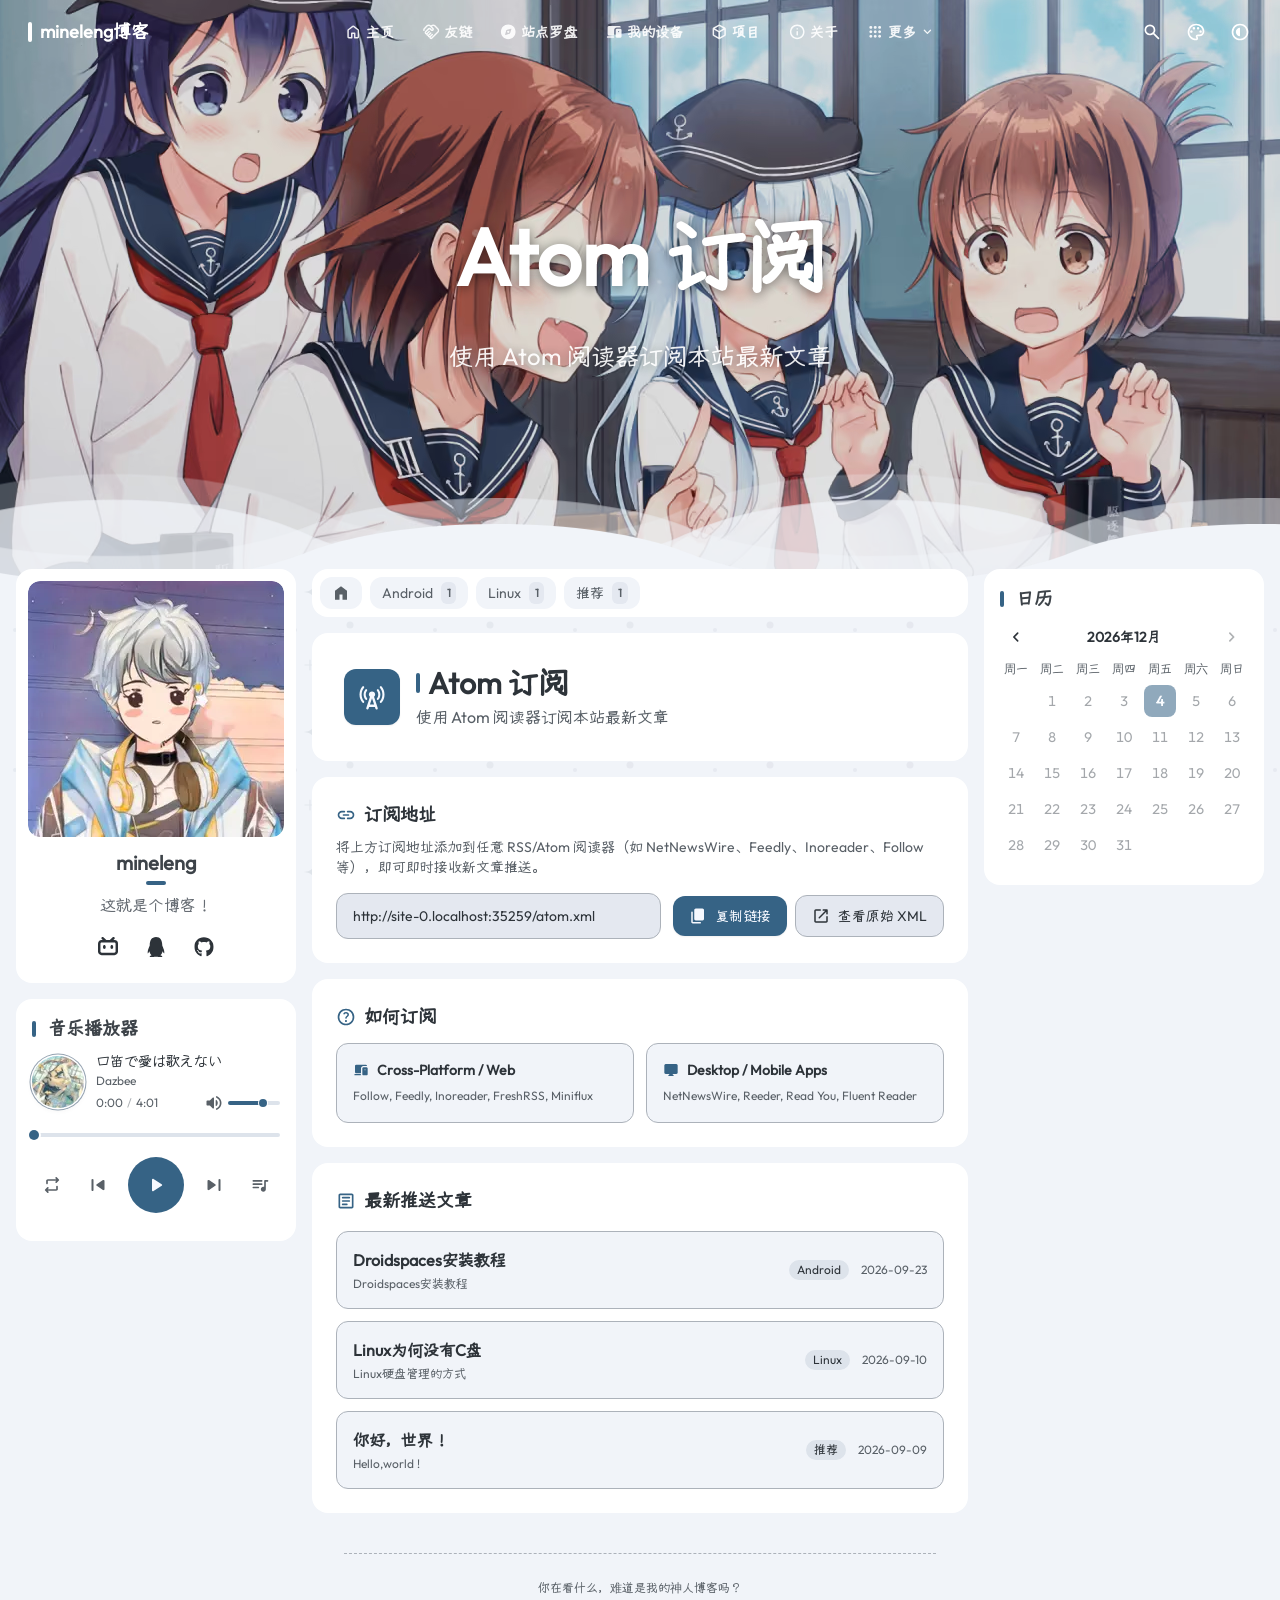
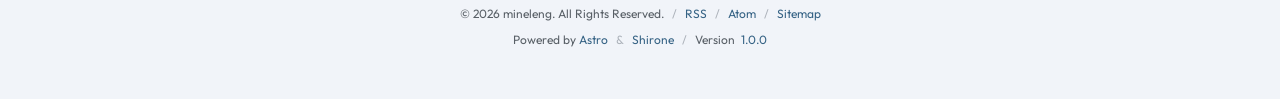
<file: atom/index.html>
<!DOCTYPE html><html lang="zh-CN" class="bg-[var(--page-bg)] transition text-[14px] md:text-[16px]" style="--configHue: 245;--page-width: 96rem;--banner-height-home: 65vh;--banner-height: 35vh;--banner-panel-overlap: 1rem;" data-astro-cid-ju4pidww><head><style>@layer properties, theme, base, components, utilities;</style><title>Atom 订阅 - mineleng博客</title><meta charset="UTF-8"><meta name="description" content="使用 Atom 阅读器订阅本站最新文章"><meta name="author" content="mineleng"><meta property="og:site_name" content="mineleng博客"><meta property="og:url" content="https://mcleng.cn/atom/"><meta property="og:title" content="Atom 订阅 - mineleng博客"><meta property="og:description" content="使用 Atom 阅读器订阅本站最新文章"><meta property="og:image" content="https://mcleng.cn/_astro/1.BYNc7uBQ.webp"><meta property="og:type" content="website"><meta name="twitter:card" content="summary_large_image"><meta property="twitter:url" content="https://mcleng.cn/atom/"><meta name="twitter:title" content="Atom 订阅 - mineleng博客"><meta name="twitter:description" content="使用 Atom 阅读器订阅本站最新文章"><meta name="twitter:image" content="https://mcleng.cn/_astro/1.BYNc7uBQ.webp"><meta name="viewport" content="width=device-width"><meta name="generator" content="Astro v7.2.6"><style>:root {
	--font-body: "Outfit";
	--font-cjk: "Yozai Medium";
	--m3e-font-mono-family: "JetBrains Mono";
}</style><style>/* ============================================================
   Shirone M3E 页面背景纹理系统（Ambient Texture & Pattern System）
   纯 CSS 与内联矢量 SVG Data URI 渲染，零外部请求，M3E 动态取色
   ============================================================ */

:root {
	--texture-opacity: 0.12;
}

#m3e-texture-canvas {
	position: fixed;
	inset: 0;
	pointer-events: none;
	z-index: -20;
	opacity: var(--texture-opacity, 0.12);
	will-change: opacity, transform;
	transform: translateZ(0);
	transition: opacity var(--m3e-duration-long, 400ms) var(--m3e-easing-standard, cubic-bezier(0.2, 0, 0, 1));
}

/* 00. None (纯色无纹理：完全脱离渲染树，0 绘制与渲染开销) */
html[data-texture-preset="none"] #m3e-texture-canvas {
	display: none !important;
	opacity: 0 !important;
	background: none !important;
	-webkit-mask-image: none !important;
	mask-image: none !important;
	animation: none !important;
	pointer-events: none !important;
}

/* 01. Starlight (二次元星芒与呼吸微光) */
html[data-texture-preset="starlight"] #m3e-texture-canvas {
	background: linear-gradient(135deg, var(--primary) 0%, var(--secondary) 50%, var(--tertiary) 100%);
	-webkit-mask-image: url("data:image/svg+xml,%3Csvg xmlns='http://www.w3.org/2000/svg' width='140' height='140' viewBox='0 0 140 140'%3E%3Cpath d='M35 20 Q35 32 23 32 Q35 32 35 44 Q35 32 47 32 Q35 32 35 20 Z' fill='black' opacity='0.9'/%3E%3Cpath d='M105 85 Q105 93 97 93 Q105 93 105 101 Q105 93 113 93 Q105 93 105 85 Z' fill='black' opacity='0.75'/%3E%3Cpath d='M95 30 L95 42 M89 36 L101 36' stroke='black' stroke-width='1.5' stroke-linecap='round' opacity='0.8'/%3E%3Cpath d='M30 100 L30 110 M25 105 L35 105' stroke='black' stroke-width='1.2' stroke-linecap='round' opacity='0.7'/%3E%3Ccircle cx='70' cy='65' r='3.5' fill='black' opacity='0.6'/%3E%3Ccircle cx='120' cy='25' r='2' fill='black' opacity='0.5'/%3E%3Ccircle cx='15' cy='70' r='2' fill='black' opacity='0.5'/%3E%3Ccircle cx='60' cy='125' r='2.5' fill='black' opacity='0.5'/%3E%3C/svg%3E");
	mask-image: url("data:image/svg+xml,%3Csvg xmlns='http://www.w3.org/2000/svg' width='140' height='140' viewBox='0 0 140 140'%3E%3Cpath d='M35 20 Q35 32 23 32 Q35 32 35 44 Q35 32 47 32 Q35 32 35 20 Z' fill='black' opacity='0.9'/%3E%3Cpath d='M105 85 Q105 93 97 93 Q105 93 105 101 Q105 93 113 93 Q105 93 105 85 Z' fill='black' opacity='0.75'/%3E%3Cpath d='M95 30 L95 42 M89 36 L101 36' stroke='black' stroke-width='1.5' stroke-linecap='round' opacity='0.8'/%3E%3Cpath d='M30 100 L30 110 M25 105 L35 105' stroke='black' stroke-width='1.2' stroke-linecap='round' opacity='0.7'/%3E%3Ccircle cx='70' cy='65' r='3.5' fill='black' opacity='0.6'/%3E%3Ccircle cx='120' cy='25' r='2' fill='black' opacity='0.5'/%3E%3Ccircle cx='15' cy='70' r='2' fill='black' opacity='0.5'/%3E%3Ccircle cx='60' cy='125' r='2.5' fill='black' opacity='0.5'/%3E%3C/svg%3E");
	-webkit-mask-size: 140px 140px;
	mask-size: 140px 140px;
	-webkit-mask-repeat: repeat;
	mask-repeat: repeat;
	animation: m3e-texture-starlight-float 16s ease-in-out infinite;
}

/* 02. Cyber Dots (极客点阵与准星) */
html[data-texture-preset="cyber-dots"] #m3e-texture-canvas {
	background: linear-gradient(135deg, var(--primary), var(--secondary));
	-webkit-mask-image: url("data:image/svg+xml,%3Csvg xmlns='http://www.w3.org/2000/svg' width='48' height='48' viewBox='0 0 48 48'%3E%3Ccircle cx='12' cy='12' r='1.2' fill='black'/%3E%3Ccircle cx='36' cy='12' r='1.2' fill='black'/%3E%3Ccircle cx='12' cy='36' r='1.2' fill='black'/%3E%3Ccircle cx='36' cy='36' r='1.2' fill='black'/%3E%3Cpath d='M24 20v8M20 24h8' stroke='black' stroke-width='0.8'/%3E%3Cpath d='M44 4h-4v4M4 44h4v-4' stroke='black' stroke-width='0.8' fill='none' opacity='0.6'/%3E%3C/svg%3E");
	mask-image: url("data:image/svg+xml,%3Csvg xmlns='http://www.w3.org/2000/svg' width='48' height='48' viewBox='0 0 48 48'%3E%3Ccircle cx='12' cy='12' r='1.2' fill='black'/%3E%3Ccircle cx='36' cy='12' r='1.2' fill='black'/%3E%3Ccircle cx='12' cy='36' r='1.2' fill='black'/%3E%3Ccircle cx='36' cy='36' r='1.2' fill='black'/%3E%3Cpath d='M24 20v8M20 24h8' stroke='black' stroke-width='0.8'/%3E%3Cpath d='M44 4h-4v4M4 44h4v-4' stroke='black' stroke-width='0.8' fill='none' opacity='0.6'/%3E%3C/svg%3E");
	-webkit-mask-size: 48px 48px;
	mask-size: 48px 48px;
	-webkit-mask-repeat: repeat;
	mask-repeat: repeat;
}

/* 03. Topography (流光等高线波纹) */
html[data-texture-preset="topography"] #m3e-texture-canvas {
	background: linear-gradient(180deg, var(--secondary), var(--tertiary));
	-webkit-mask-image: url("data:image/svg+xml,%3Csvg xmlns='http://www.w3.org/2000/svg' width='240' height='240' viewBox='0 0 240 240'%3E%3Cpath d='M0 40 Q60 10 120 40 T240 40 M0 80 Q60 50 120 80 T240 80 M0 120 Q60 90 120 120 T240 120 M0 160 Q60 130 120 160 T240 160 M0 200 Q60 170 120 200 T240 200' fill='none' stroke='black' stroke-width='1.2' opacity='0.7' stroke-dasharray='4 4'/%3E%3Cpath d='M0 60 Q60 90 120 60 T240 60 M0 100 Q60 130 120 100 T240 100 M0 140 Q60 170 120 140 T240 140 M0 180 Q60 210 120 180 T240 180 M0 220 Q60 250 120 220 T240 220' fill='none' stroke='black' stroke-width='1.2' opacity='0.85'/%3E%3C/svg%3E");
	mask-image: url("data:image/svg+xml,%3Csvg xmlns='http://www.w3.org/2000/svg' width='240' height='240' viewBox='0 0 240 240'%3E%3Cpath d='M0 40 Q60 10 120 40 T240 40 M0 80 Q60 50 120 80 T240 80 M0 120 Q60 90 120 120 T240 120 M0 160 Q60 130 120 160 T240 160 M0 200 Q60 170 120 200 T240 200' fill='none' stroke='black' stroke-width='1.2' opacity='0.7' stroke-dasharray='4 4'/%3E%3Cpath d='M0 60 Q60 90 120 60 T240 60 M0 100 Q60 130 120 100 T240 100 M0 140 Q60 170 120 140 T240 140 M0 180 Q60 210 120 180 T240 180 M0 220 Q60 250 120 220 T240 220' fill='none' stroke='black' stroke-width='1.2' opacity='0.85'/%3E%3C/svg%3E");
	-webkit-mask-size: 240px 240px;
	mask-size: 240px 240px;
	-webkit-mask-repeat: repeat;
	mask-repeat: repeat;
	animation: m3e-texture-topography-flow 32s linear infinite;
}

/* 04. Geometric (M3E 几何晶体与折纸) */
html[data-texture-preset="geometric"] #m3e-texture-canvas {
	background: linear-gradient(135deg, var(--primary), var(--tertiary));
	-webkit-mask-image: url("data:image/svg+xml,%3Csvg xmlns='http://www.w3.org/2000/svg' width='160' height='160' viewBox='0 0 160 160'%3E%3Cpolygon points='80,10 150,80 80,150 10,80' fill='none' stroke='black' stroke-width='1.5' opacity='0.9'/%3E%3Ccircle cx='80' cy='80' r='26' fill='black' opacity='0.4'/%3E%3Cpolygon points='0,0 80,0 0,80' fill='black' opacity='0.25'/%3E%3Cpolygon points='160,0 80,0 160,80' fill='black' opacity='0.25'/%3E%3Cpolygon points='0,160 80,160 0,80' fill='black' opacity='0.25'/%3E%3Cpolygon points='160,160 80,160 160,80' fill='black' opacity='0.25'/%3E%3Ccircle cx='0' cy='80' r='12' fill='none' stroke='black' stroke-width='1.2' opacity='0.6'/%3E%3Ccircle cx='160' cy='80' r='12' fill='none' stroke='black' stroke-width='1.2' opacity='0.6'/%3E%3C/svg%3E");
	mask-image: url("data:image/svg+xml,%3Csvg xmlns='http://www.w3.org/2000/svg' width='160' height='160' viewBox='0 0 160 160'%3E%3Cpolygon points='80,10 150,80 80,150 10,80' fill='none' stroke='black' stroke-width='1.5' opacity='0.9'/%3E%3Ccircle cx='80' cy='80' r='26' fill='black' opacity='0.4'/%3E%3Cpolygon points='0,0 80,0 0,80' fill='black' opacity='0.25'/%3E%3Cpolygon points='160,0 80,0 160,80' fill='black' opacity='0.25'/%3E%3Cpolygon points='0,160 80,160 0,80' fill='black' opacity='0.25'/%3E%3Cpolygon points='160,160 80,160 160,80' fill='black' opacity='0.25'/%3E%3Ccircle cx='0' cy='80' r='12' fill='none' stroke='black' stroke-width='1.2' opacity='0.6'/%3E%3Ccircle cx='160' cy='80' r='12' fill='none' stroke='black' stroke-width='1.2' opacity='0.6'/%3E%3C/svg%3E");
	-webkit-mask-size: 160px 160px;
	mask-size: 160px 160px;
	-webkit-mask-repeat: repeat;
	mask-repeat: repeat;
}

/* 05. Sakura Petals (落樱微瓣) */
html[data-texture-preset="sakura"] #m3e-texture-canvas {
	background: linear-gradient(135deg, var(--secondary) 0%, var(--primary) 100%);
	-webkit-mask-image: url("data:image/svg+xml,%3Csvg xmlns='http://www.w3.org/2000/svg' width='180' height='180' viewBox='0 0 180 180'%3E%3Cg transform='translate(35, 30) rotate(25) scale(0.85)'%3E%3Cpath d='M 0 0 C -5 -8 -8 -16 -3 -22 C -1 -24 0 -22.5 0 -21 C 0 -22.5 1 -24 3 -22 C 8 -16 5 -8 0 0 Z' fill='black' opacity='0.85'/%3E%3C/g%3E%3Cg transform='translate(130, 45) rotate(-40) scale(0.7)'%3E%3Cpath d='M 0 0 C -5 -8 -8 -16 -3 -22 C -1 -24 0 -22.5 0 -21 C 0 -22.5 1 -24 3 -22 C 8 -16 5 -8 0 0 Z' fill='black' opacity='0.7'/%3E%3C/g%3E%3Cg transform='translate(85, 115) rotate(70) scale(0.95)'%3E%3Cpath d='M 0 0 C -5 -8 -8 -16 -3 -22 C -1 -24 0 -22.5 0 -21 C 0 -22.5 1 -24 3 -22 C 8 -16 5 -8 0 0 Z' fill='black' opacity='0.9'/%3E%3C/g%3E%3Cg transform='translate(155, 140) rotate(-15) scale(0.6)'%3E%3Cpath d='M 0 0 C -5 -8 -8 -16 -3 -22 C -1 -24 0 -22.5 0 -21 C 0 -22.5 1 -24 3 -22 C 8 -16 5 -8 0 0 Z' fill='black' opacity='0.65'/%3E%3C/g%3E%3Cg transform='translate(25, 145) rotate(-75) scale(0.75)'%3E%3Cpath d='M 0 0 C -5 -8 -8 -16 -3 -22 C -1 -24 0 -22.5 0 -21 C 0 -22.5 1 -24 3 -22 C 8 -16 5 -8 0 0 Z' fill='black' opacity='0.75'/%3E%3C/g%3E%3Ccircle cx='95' cy='35' r='1.5' fill='black' opacity='0.4'/%3E%3Ccircle cx='140' cy='95' r='1.2' fill='black' opacity='0.4'/%3E%3Ccircle cx='55' cy='90' r='1.5' fill='black' opacity='0.4'/%3E%3C/svg%3E");
	mask-image: url("data:image/svg+xml,%3Csvg xmlns='http://www.w3.org/2000/svg' width='180' height='180' viewBox='0 0 180 180'%3E%3Cg transform='translate(35, 30) rotate(25) scale(0.85)'%3E%3Cpath d='M 0 0 C -5 -8 -8 -16 -3 -22 C -1 -24 0 -22.5 0 -21 C 0 -22.5 1 -24 3 -22 C 8 -16 5 -8 0 0 Z' fill='black' opacity='0.85'/%3E%3C/g%3E%3Cg transform='translate(130, 45) rotate(-40) scale(0.7)'%3E%3Cpath d='M 0 0 C -5 -8 -8 -16 -3 -22 C -1 -24 0 -22.5 0 -21 C 0 -22.5 1 -24 3 -22 C 8 -16 5 -8 0 0 Z' fill='black' opacity='0.7'/%3E%3C/g%3E%3Cg transform='translate(85, 115) rotate(70) scale(0.95)'%3E%3Cpath d='M 0 0 C -5 -8 -8 -16 -3 -22 C -1 -24 0 -22.5 0 -21 C 0 -22.5 1 -24 3 -22 C 8 -16 5 -8 0 0 Z' fill='black' opacity='0.9'/%3E%3C/g%3E%3Cg transform='translate(155, 140) rotate(-15) scale(0.6)'%3E%3Cpath d='M 0 0 C -5 -8 -8 -16 -3 -22 C -1 -24 0 -22.5 0 -21 C 0 -22.5 1 -24 3 -22 C 8 -16 5 -8 0 0 Z' fill='black' opacity='0.65'/%3E%3C/g%3E%3Cg transform='translate(25, 145) rotate(-75) scale(0.75)'%3E%3Cpath d='M 0 0 C -5 -8 -8 -16 -3 -22 C -1 -24 0 -22.5 0 -21 C 0 -22.5 1 -24 3 -22 C 8 -16 5 -8 0 0 Z' fill='black' opacity='0.75'/%3E%3C/g%3E%3Ccircle cx='95' cy='35' r='1.5' fill='black' opacity='0.4'/%3E%3Ccircle cx='140' cy='95' r='1.2' fill='black' opacity='0.4'/%3E%3Ccircle cx='55' cy='90' r='1.5' fill='black' opacity='0.4'/%3E%3C/svg%3E");
	-webkit-mask-size: 180px 180px;
	mask-size: 180px 180px;
	-webkit-mask-repeat: repeat;
	mask-repeat: repeat;
	animation: m3e-texture-sakura-fall 28s linear infinite;
}

/* 动效关键帧 */
@keyframes m3e-texture-starlight-float {
	0%, 100% {
		-webkit-mask-position: 0px 0px;
		mask-position: 0px 0px;
	}
	50% {
		-webkit-mask-position: 14px -18px;
		mask-position: 14px -18px;
	}
}

@keyframes m3e-texture-topography-flow {
	0% {
		-webkit-mask-position: 0px 0px;
		mask-position: 0px 0px;
	}
	100% {
		-webkit-mask-position: 240px 0px;
		mask-position: 240px 0px;
	}
}

@keyframes m3e-texture-sakura-fall {
	0% {
		-webkit-mask-position: 0px 0px;
		mask-position: 0px 0px;
	}
	100% {
		-webkit-mask-position: 180px 180px;
		mask-position: 180px 180px;
	}
}

/* Reduced Motion 动效降级 */
@media (prefers-reduced-motion: reduce) {
	#m3e-texture-canvas {
		animation: none !important;
	}
}

html.motion-reduced #m3e-texture-canvas {
	animation: none !important;
}
</style><style>@font-face{font-family:Outfit-8b10f21ee7afb56d;src:url("/_astro/fonts/14637153c8739868.woff2") format("woff2");font-display:swap;unicode-range:U+0000-00FF,U+0131,U+0152-0153,U+02BB-02BC,U+02C6,U+02DA,U+02DC,U+0304,U+0308,U+0329,U+2000-206F,U+20AC,U+2122,U+2191,U+2193,U+2212,U+2215,U+FEFF,U+FFFD;font-weight:400;font-style:normal;}:root{--font-body:Outfit-8b10f21ee7afb56d;}</style><style>@font-face{font-family:"Yozai Medium-2795006b8a09caeb";src:url("/_astro/fonts/6fb92930fb400bca.woff2") format("woff2");font-display:swap;font-weight:500;font-style:normal;}:root{--font-cjk:"Yozai Medium-2795006b8a09caeb";}</style><style>@font-face{font-family:"JetBrains Mono-ac9d1c33515fb79d";src:url("/_astro/fonts/cc5f60fd46e42cc9.woff2") format("woff2");font-display:swap;unicode-range:U+0000-00FF,U+0131,U+0152-0153,U+02BB-02BC,U+02C6,U+02DA,U+02DC,U+0304,U+0308,U+0329,U+2000-206F,U+20AC,U+2122,U+2191,U+2193,U+2212,U+2215,U+FEFF,U+FFFD;font-weight:400;font-style:normal;}@font-face{font-family:"JetBrains Mono-ac9d1c33515fb79d";src:url("/_astro/fonts/9161ee1cbda9cef9.woff2") format("woff2");font-display:swap;unicode-range:U+0000-00FF,U+0131,U+0152-0153,U+02BB-02BC,U+02C6,U+02DA,U+02DC,U+0304,U+0308,U+0329,U+2000-206F,U+20AC,U+2122,U+2191,U+2193,U+2212,U+2215,U+FEFF,U+FFFD;font-weight:400;font-style:italic;}@font-face{font-family:"JetBrains Mono-ac9d1c33515fb79d fallback: Arial";src:local("Arial");font-display:swap;font-weight:400;font-style:normal;size-adjust:134.5893%;ascent-override:75.7861%;descent-override:22.29%;line-gap-override:0%;}@font-face{font-family:"JetBrains Mono-ac9d1c33515fb79d fallback: Arial";src:local("Arial");font-display:swap;font-weight:400;font-style:italic;size-adjust:134.5893%;ascent-override:75.7861%;descent-override:22.29%;line-gap-override:0%;}:root{--font-mono:"JetBrains Mono-ac9d1c33515fb79d","JetBrains Mono-ac9d1c33515fb79d fallback: Arial",sans-serif;}</style><link rel="icon" href="/logo/icon.webp"><script>(function(){const DEFAULT_THEME = "auto";
const LIGHT_MODE = "light";
const DARK_MODE = "dark";
const AUTO_MODE = "auto";
const BANNER_HEIGHT_EXTEND = 30;
const configHue = 245;
const lightTheme = "github-light";
const darkTheme = "github-dark";
const defaultWallpaperMode = "banner";
const defaultTexturePreset = "starlight";
const defaultTextureOpacity = 0.12;
const textureEnabled = true;

			const theme = localStorage.getItem('theme') || DEFAULT_THEME;
			let isDark = false;
			switch (theme) {
				case LIGHT_MODE:
					document.documentElement.classList.remove('dark');
					break
				case DARK_MODE:
					document.documentElement.classList.add('dark');
					isDark = true;
					break
				case AUTO_MODE:
					if (window.matchMedia('(prefers-color-scheme: dark)').matches) {
						document.documentElement.classList.add('dark');
						isDark = true;
					} else {
						document.documentElement.classList.remove('dark');
					}
			}

			document.documentElement.setAttribute('data-theme', isDark ? darkTheme : lightTheme);
			const hue = localStorage.getItem('hue') || configHue;
			document.documentElement.style.setProperty('--hue', hue);
			if (localStorage.getItem('mc-motion') === 'reduced') {
				document.documentElement.classList.add('motion-reduced');
			}
			const storedWallpaperMode = localStorage.getItem('wallpaper-mode');
			const wallpaperMode = storedWallpaperMode === 'banner' || storedWallpaperMode === 'none'
				? storedWallpaperMode
				: defaultWallpaperMode;
			document.documentElement.dataset.wallpaperMode = wallpaperMode;

			if (textureEnabled) {
				const storedTexturePreset = localStorage.getItem('texture-preset');
				const validPresets = ['none', 'starlight', 'cyber-dots', 'topography', 'geometric', 'sakura'];
				const texturePreset = storedTexturePreset && validPresets.includes(storedTexturePreset)
					? storedTexturePreset
					: defaultTexturePreset;
				document.documentElement.dataset.texturePreset = texturePreset;
				const storedTextureOpacity = localStorage.getItem('texture-opacity');
				const textureOpacity = storedTextureOpacity ? parseFloat(storedTextureOpacity) : defaultTextureOpacity;
				if (!isNaN(textureOpacity)) {
					document.documentElement.style.setProperty('--texture-opacity', String(textureOpacity));
				}
			}

			let offset = Math.floor(window.innerHeight * (BANNER_HEIGHT_EXTEND / 100));
			offset = offset - offset % 4;
			document.documentElement.style.setProperty('--banner-height-extend', `${offset}px`);
		})();</script><link rel="alternate" type="application/rss+xml" title="mineleng" href="https://mcleng.cn/rss.xml"><link rel="alternate" type="application/atom+xml" title="mineleng" href="https://mcleng.cn/atom.xml"><link rel="stylesheet" href="/_astro/fancybox.y3Ble-Pa.css"><style>.fancybox__container{--fancybox-bg: rgba(0, 0, 0, .88);--fancybox-thumbs-width: 56px;--fancybox-thumbs-ratio: 1;--fancybox-thumbs-border-radius: .75rem}.fancybox__toolbar{background:linear-gradient(to bottom,rgba(0,0,0,.5),transparent);padding:.5rem;backdrop-filter:blur(6px)}.fancybox__caption{background:linear-gradient(to top,rgba(0,0,0,.7),transparent);color:#fff;font-size:.9rem;padding:1rem;text-align:center;backdrop-filter:blur(6px);margin:0 1rem 1rem}.fancybox__thumbs{background:#0009;padding:4px;border-radius:.75rem;backdrop-filter:blur(6px)}.fancybox__thumb{border-radius:.5rem;overflow:hidden;border:2px solid transparent;transition:all .2s ease}.fancybox__thumb:hover{border-color:#ffffff80;transform:scale(1.05)}.fancybox__thumb.is-active{border-color:#fff}.fancybox__button{background:#0006;border-radius:.75rem;width:48px;height:48px;display:flex;align-items:center;justify-content:center;transition:all .2s ease;backdrop-filter:blur(4px)}.fancybox__button:hover{background:#0000008c}.fancybox__button:active{background:#000000a6;transform:scale(.92)}.fancybox__nav .carousel__button{width:48px;height:48px;border-radius:.75rem}.fancybox__infobar{color:#fff;font-size:.9rem;padding:0 8px;opacity:.85}@media(width<768px){.fancybox__toolbar{padding:.25rem}.fancybox__button{width:40px;height:40px;border-radius:.5rem}.fancybox__caption{font-size:.85rem;padding:.5rem;margin:0 .5rem .5rem}}@media(width<480px){.fancybox__button{width:36px;height:36px}.fancybox__caption{font-size:.8rem}}
</style><link rel="stylesheet" href="/_astro/MainGridLayout.CAM2ymMN.css"><link rel="stylesheet" href="/_astro/Tooltip._NvNHrWy.css"><link rel="stylesheet" href="/_astro/DisplaySettings.BTmwK3Nc.css"><link rel="stylesheet" href="/_astro/IconButton.DsMIB3T_.css"><style>.m3-menu.svelte-6w7hgd{min-width:7rem;max-width:17.5rem;width:max-content;padding:.5rem .25rem;border-radius:var(--shape-corner-xs);background:var(--surface-container-low);box-shadow:var(--m3e-elevation-2);max-height:20rem;overflow-y:auto;transform-origin:var(--menu-origin, top center);transform:scale(1);transition:opacity var(--m3e-duration-short) var(--m3e-easing-standard),transform var(--m3e-duration-medium) var(--m3e-easing-emphasized-decelerate),visibility var(--m3e-duration-medium)}.m3-menu.closed.svelte-6w7hgd{visibility:hidden;opacity:0;transform:scale(.8);pointer-events:none;transition:opacity var(--m3e-duration-short) var(--m3e-easing-standard),transform var(--m3e-duration-short) var(--m3e-easing-emphasized-accelerate),visibility var(--m3e-duration-short)}.m3-menu.svelte-6w7hgd .m3-menu-item{display:flex;align-items:center;gap:.75rem;width:100%;min-height:3rem;padding:0 .75rem;border:none;border-radius:var(--shape-corner-s);background:transparent;color:var(--on-surface);font:var(--m3e-type-label-large);text-align:left;white-space:nowrap;overflow:hidden;text-overflow:ellipsis;cursor:pointer;transition:background-color var(--m3e-duration-short) var(--m3e-easing-standard)}.m3-menu.svelte-6w7hgd .m3-menu-item:not(.m3-state-layer):hover{background:color-mix(in oklab,var(--on-surface) 8%,transparent)}.m3-menu.svelte-6w7hgd .m3-menu-item:focus-visible{outline:2px solid var(--primary);outline-offset:-2px}.m3-menu.svelte-6w7hgd .m3-menu-item.selected,.m3-menu.svelte-6w7hgd .m3-menu-item.checked{background:var(--tertiary-container);color:var(--on-tertiary-container)}.m3-menu.svelte-6w7hgd .m3-menu-item__check{transform:scaleX(0);opacity:0;transition:transform var(--m3e-duration-medium) var(--m3e-easing-emphasized-decelerate),opacity var(--m3e-duration-short) var(--m3e-easing-standard)}.m3-menu.svelte-6w7hgd .m3-menu-item.selected .m3-menu-item__check,.m3-menu.svelte-6w7hgd .m3-menu-item.checked .m3-menu-item__check{transform:scaleX(1);opacity:1}.m3-menu.svelte-6w7hgd .m3-menu-item__trailing{margin-left:auto;display:flex;align-items:center}.m3-menu.svelte-6w7hgd .m3-menu-item__content{display:flex;flex-direction:column;min-width:0}.m3-menu.svelte-6w7hgd .m3-menu-item__label{white-space:nowrap}.m3-menu.svelte-6w7hgd .m3-menu-item__supporting{font:var(--m3e-type-body-small);color:var(--on-surface-variant);white-space:nowrap}.m3-menu.svelte-6w7hgd .m3-menu-item:disabled{color:color-mix(in oklab,var(--on-surface) 38%,transparent);cursor:default;pointer-events:none}.m3-menu.svelte-6w7hgd .m3-menu-group{padding:.25rem;border-radius:var(--shape-corner-s);background:var(--surface-container-low);transition:border-radius var(--m3e-duration-medium) var(--m3e-easing-emphasized-decelerate)}.m3-menu.svelte-6w7hgd .m3-menu-group:hover{border-radius:var(--shape-corner-l)}.m3-menu.svelte-6w7hgd .m3-menu-group+.m3-menu-group{margin-top:2px}.m3-menu--vibrant.svelte-6w7hgd{background:var(--tertiary-container);color:var(--on-tertiary-container)}.m3-menu--vibrant.svelte-6w7hgd .m3-menu-item{color:var(--on-tertiary-container)}.m3-menu--vibrant.svelte-6w7hgd .m3-menu-item:hover{background:color-mix(in oklab,var(--on-tertiary-container) 8%,transparent)}.m3-menu--vibrant.svelte-6w7hgd .m3-menu-item:focus-visible{outline:2px solid var(--tertiary)}.m3-menu--vibrant.svelte-6w7hgd .m3-menu-item.selected,.m3-menu--vibrant.svelte-6w7hgd .m3-menu-item.checked{background:var(--tertiary);color:var(--on-tertiary)}
</style><link rel="stylesheet" href="/_astro/ProgressIndicator.D18nlPvq.css"><style>.m3-blog-searchpanel.svelte-pa9i8k{display:flex;flex-direction:column;width:min(30rem,calc(100vw - 1.5rem));min-width:0;max-width:calc(100vw - 1.5rem);box-sizing:border-box;padding:.5rem;border-radius:var(--shape-corner-l);background:var(--float-panel-bg);color:var(--on-surface);box-shadow:var(--m3e-elevation-3);max-height:min(36rem,calc(100dvh - 5.5rem));overflow-y:auto;overflow-x:hidden;overscroll-behavior:contain}.m3-blog-searchpanel__input.svelte-pa9i8k{display:flex;align-items:center;gap:.5rem;flex:0 0 2.75rem;margin-bottom:.25rem;padding:0 .875rem;border-radius:var(--shape-corner-full);background:var(--surface-container-high)}.m3-blog-searchpanel__input.svelte-pa9i8k>svg{width:1.25rem;height:1.25rem;color:var(--on-surface-variant)}.m3-blog-searchpanel__input.svelte-pa9i8k>input:where(.svelte-pa9i8k){flex:1;min-width:0;height:100%;border:none;background:transparent;color:var(--on-surface);font:var(--m3e-type-body-small);outline:none;caret-color:var(--primary)}.m3-blog-searchpanel__input.svelte-pa9i8k>input:where(.svelte-pa9i8k)::placeholder{color:var(--on-surface-variant)}@media(min-width:1024px){.m3-blog-searchpanel__input--hide-desktop.svelte-pa9i8k{display:none}}.m3-blog-searchpanel__item.svelte-pa9i8k{display:block;padding:.5rem .75rem;border-radius:var(--shape-corner-l);text-decoration:none;min-width:0;transition:background-color var(--m3e-duration-short) var(--m3e-easing-standard)}.m3-blog-searchpanel__item.svelte-pa9i8k:hover{background:color-mix(in oklab,var(--on-surface) 6%,transparent)}.m3-blog-searchpanel__item.svelte-pa9i8k+.m3-blog-searchpanel__item:where(.svelte-pa9i8k){margin-top:.125rem}.m3-blog-searchpanel__title.svelte-pa9i8k{display:inline-flex;align-items:center;gap:.375rem;font:var(--m3e-type-body-large);font-weight:700;color:var(--on-surface);max-width:100%;transition:color var(--m3e-duration-short) var(--m3e-easing-standard)}.m3-blog-searchpanel__item.svelte-pa9i8k:hover .m3-blog-searchpanel__title:where(.svelte-pa9i8k){color:var(--primary)}.m3-blog-searchpanel__title.svelte-pa9i8k>svg{width:.75rem;height:.75rem;flex:0 0 auto;color:var(--primary);transform:translate(.25rem)}.m3-blog-searchpanel__excerpt.svelte-pa9i8k{display:block;margin-top:.125rem;max-width:100%;overflow-wrap:anywhere;font:var(--m3e-type-body-small);color:var(--on-surface-variant)}.m3-blog-searchpanel__excerpt.svelte-pa9i8k mark{background:transparent;color:var(--primary)}
.m3-segmented.svelte-jg8ckp{display:flex;gap:2px;padding:2px;border-radius:var(--shape-corner-m);background:var(--surface-container)}.m3-segmented__input.svelte-jg8ckp{position:absolute;width:1px;height:1px;opacity:0;overflow:hidden;clip:rect(0 0 0 0);white-space:nowrap;clip-path:inset(50%)}.m3-segmented__segment.svelte-jg8ckp{flex:1;display:flex;align-items:center;justify-content:center;gap:.25rem;height:2rem;padding:0 .75rem;border-radius:var(--shape-corner-s);font:var(--m3e-type-label-medium);color:var(--on-surface-variant);cursor:pointer;user-select:none;text-align:center;line-height:1.25;transition:background-color var(--m3e-duration-short) var(--m3e-easing-standard),color var(--m3e-duration-short) var(--m3e-easing-standard),box-shadow var(--m3e-duration-short) var(--m3e-easing-standard)}.m3-segmented__segment.svelte-jg8ckp:hover{background:color-mix(in oklab,var(--on-surface) 8%,transparent)}.m3-segmented__segment.selected.svelte-jg8ckp{background:var(--secondary-container);color:var(--on-secondary-container);box-shadow:var(--m3e-elevation-1)}.m3-segmented__segment.svelte-jg8ckp:has(input:where(.svelte-jg8ckp):focus-visible){outline:2px solid var(--primary);outline-offset:1px}.m3-segmented__check.svelte-jg8ckp{display:flex;flex-shrink:0;transform:scale(0);opacity:0;transform-origin:left bottom;transition:transform var(--m3e-duration-medium) var(--m3e-easing-emphasized-decelerate),opacity var(--m3e-duration-short) var(--m3e-easing-standard)}.m3-segmented__check.svelte-jg8ckp>svg{width:1rem;height:1rem}.m3-segmented__segment.selected.svelte-jg8ckp .m3-segmented__check:where(.svelte-jg8ckp){transform:scale(1);opacity:1}
.m3-snackbar.svelte-14kcjp5{position:fixed;left:50%;bottom:1.5rem;transform:translate(-50%) scale(.8);display:flex;align-items:center;min-height:3rem;padding:.875rem 1rem;gap:.5rem;max-width:40rem;border-radius:var(--shape-corner-xs);background:var(--surface-container-high);color:var(--on-surface);font:var(--m3e-type-body-medium);box-shadow:var(--m3e-elevation-3);border:1px solid var(--outline-variant);opacity:0;pointer-events:none;transition:opacity var(--m3e-duration-short) var(--m3e-easing-standard),transform var(--m3e-duration-medium) var(--m3e-easing-emphasized-decelerate);z-index:100}.m3-snackbar.visible.svelte-14kcjp5{opacity:1;transform:translate(-50%) scale(1);pointer-events:auto}.m3-snackbar__icon.svelte-14kcjp5{display:flex;flex-shrink:0}.m3-snackbar__icon.svelte-14kcjp5>svg{width:1.5rem;height:1.5rem}.m3-snackbar__action.svelte-14kcjp5{margin-left:auto;padding:.25rem .5rem;margin-right:-.25rem;border:none;background:none;color:var(--primary);font:var(--m3e-type-label-large);cursor:pointer;border-radius:var(--shape-corner-xs);white-space:nowrap}.m3-snackbar__action.svelte-14kcjp5:hover{background:color-mix(in srgb,var(--primary) 8%,transparent)}.m3-snackbar__action.svelte-14kcjp5:focus-visible{outline:2px solid var(--primary);outline-offset:2px}
</style><script type="module" src="/_astro/page.DV2quqEU.js"></script></head><body class="min-h-screen transition" data-current-page="atom" data-banner-visible="false" data-banner-layout="compact" data-banner-top-app-bar="false" data-banner-has-desktop="true" data-banner-has-mobile="true" style="--configHue: 245;--page-width: 96rem;--banner-height-home: 65vh;--banner-height: 35vh;--banner-panel-overlap: 1rem;" data-astro-cid-ju4pidww><div id="config-carrier" data-hue="245" data-wallpaper-mode="banner" data-texture-preset="starlight" data-texture-opacity="0.12"></div><div id="m3e-texture-canvas" class="fixed inset-0 pointer-events-none -z-20 transition-opacity duration-500" aria-hidden="true" style="--configHue: 245;--page-width: 96rem;--banner-height-home: 65vh;--banner-height: 35vh;--banner-panel-overlap: 1rem;" data-astro-cid-ju4pidww></div><style>astro-island,astro-slot,astro-static-slot{display:contents}</style><script>(()=>{var e=async t=>{await(await t())()};(self.Astro||(self.Astro={})).only=e;window.dispatchEvent(new Event("astro:only"));})();</script><script>(()=>{var g=Object.defineProperty;var w=(a,s,c)=>s in a?g(a,s,{enumerable:!0,configurable:!0,writable:!0,value:c}):a[s]=c;var l=(a,s,c)=>w(a,typeof s!="symbol"?s+"":s,c);var E=new Set(["__proto__","constructor","prototype"]);{let a={0:t=>y(t),1:t=>c(t),2:t=>new RegExp(t),3:t=>new Date(t),4:t=>new Map(c(t)),5:t=>new Set(c(t)),6:t=>BigInt(t),7:t=>new URL(t),8:t=>new Uint8Array(t),9:t=>new Uint16Array(t),10:t=>new Uint32Array(t),11:t=>Number.POSITIVE_INFINITY*t},s=t=>{let[p,e]=t;return p in a?a[p](e):void 0},c=t=>t.map(s),y=t=>typeof t!="object"||t===null?t:Object.fromEntries(Object.entries(t).map(([p,e])=>[p,s(e)]));class f extends HTMLElement{constructor(){super(...arguments);l(this,"Component");l(this,"hydrator");l(this,"hydrate",async()=>{var b;if(!this.hydrator||!this.isConnected)return;let e=(b=this.parentElement)==null?void 0:b.closest("astro-island[ssr]");if(e){e.addEventListener("astro:hydrate",this.hydrate,{once:!0});return}let r=this.querySelectorAll("astro-slot"),n={},d=this.querySelectorAll("template[data-astro-template]");for(let o of d){let i=o.closest(this.tagName);i!=null&&i.isSameNode(this)&&(n[o.getAttribute("data-astro-template")||"default"]=o.innerHTML,o.remove())}for(let o of r){let i=o.closest(this.tagName);i!=null&&i.isSameNode(this)&&(n[o.getAttribute("name")||"default"]=o.innerHTML)}let u;try{u=this.hasAttribute("props")?y(JSON.parse(this.getAttribute("props"))):{}}catch(o){let i=this.getAttribute("component-url")||"<unknown>",v=this.getAttribute("component-export");throw v&&(i+=` (export ${v})`),console.error(`[hydrate] Error parsing props for component ${i}`,this.getAttribute("props"),o),o}let h;await this.hydrator(this)(this.Component,u,n,{client:this.getAttribute("client")}),this.removeAttribute("ssr"),this.dispatchEvent(new CustomEvent("astro:hydrate"))});l(this,"unmount",()=>{this.isConnected||this.dispatchEvent(new CustomEvent("astro:unmount"))})}disconnectedCallback(){document.removeEventListener("astro:after-swap",this.unmount),document.addEventListener("astro:after-swap",this.unmount,{once:!0})}connectedCallback(){if(!this.hasAttribute("await-children")||document.readyState==="interactive"||document.readyState==="complete")this.childrenConnectedCallback();else{let e=()=>{document.removeEventListener("DOMContentLoaded",e),r.disconnect(),this.childrenConnectedCallback()},r=new MutationObserver(()=>{var n;((n=this.lastChild)==null?void 0:n.nodeType)===Node.COMMENT_NODE&&this.lastChild.nodeValue==="astro:end"&&(this.lastChild.remove(),e())});r.observe(this,{childList:!0}),document.addEventListener("DOMContentLoaded",e)}}async childrenConnectedCallback(){let e=this.getAttribute("before-hydration-url");e&&await import(e),this.start()}getRetryImportUrl(e){let r=new URL(e,document.baseURI);return r.searchParams.set("astro-retry",Date.now().toString()),r.toString()}async importWithRetry(e){try{return await import(e)}catch(r){return await new Promise(n=>setTimeout(n,1e3)),import(this.getRetryImportUrl(e))}}handleHydrationError(e){let r=this.getAttribute("component-url"),n=new CustomEvent("astro:hydration-error",{cancelable:!0,bubbles:!0,composed:!0,detail:{error:e,componentUrl:r}});this.dispatchEvent(n)&&console.error(`[astro-island] Error hydrating ${r}`,e)}async start(){let e=JSON.parse(this.getAttribute("opts")),r=this.getAttribute("client");if(Astro[r]===void 0){window.addEventListener(`astro:${r}`,()=>this.start(),{once:!0});return}try{await Astro[r](async()=>{let n=this.getAttribute("renderer-url");try{let[d,{default:u}]=await Promise.all([this.importWithRetry(this.getAttribute("component-url")),n?this.importWithRetry(n):Promise.resolve({default:()=>()=>{}})]),h=this.getAttribute("component-export")||"default";if(h.includes(".")){this.Component=d;for(let m of h.split(".")){if(E.has(m)||!this.Component||typeof this.Component!="object"&&typeof this.Component!="function"||!Object.hasOwn(this.Component,m))throw new Error(`Invalid component export path: ${h}`);this.Component=this.Component[m]}}else{if(E.has(h))throw new Error(`Invalid component export path: ${h}`);this.Component=d[h]}return this.hydrator=u,this.hydrate}catch(d){return this.handleHydrationError(d),()=>{}}},e,this)}catch(n){this.handleHydrationError(n)}}attributeChangedCallback(){this.hydrate()}}l(f,"observedAttributes",["props"]),customElements.get("astro-island")||customElements.define("astro-island",f)}})();</script><astro-island uid="iqJ19" component-url="/_astro/Snackbar.D1beC2Ty.js" component-export="default" renderer-url="/_astro/client.svelte.DfeZY-Hs.js" props="{&quot;data-astro-cid-ju4pidww&quot;:[0,true]}" ssr client="only" opts="{&quot;name&quot;:&quot;Snackbar&quot;,&quot;value&quot;:&quot;svelte&quot;}"></astro-island><header id="top-row" class="z-50 pointer-events-none relative transition-all duration-700 max-w-[var(--page-width)] px-0 md:px-4 mx-auto"><div id="navbar-wrapper" class="pointer-events-auto sticky top-0 transition-all"><div id="navbar" class="top-app-bar fixed top-0 left-0 right-0 z-50 onload-animation bg-[color-mix(in_oklab,var(--surface-container-low)_94%,transparent)] shadow-[var(--m3e-elevation-1)] backdrop-blur-md transition" data-astro-cid-qvhher2r><div class="relative max-w-[var(--page-width)] mx-auto h-16 px-3 md:px-5 flex items-center gap-1" data-astro-cid-qvhher2r><!--[--><!--[-1--><button type="button" id="nav-drawer-switch" class="m3-icon-button m3-icon-button--standard m3-icon-button--small m3-icon-button--round m3-state-layer shrink-0 lg:!hidden svelte-1f9wkzm" aria-label="Menu"><!--[1--><svg width="1em" height="1em" viewBox="0 0 24 24" class="text-[1.25rem]" data-astro-cid-qvhher2r="true" data-icon="material-symbols:menu-rounded"><symbol id="ai:material-symbols:menu-rounded"><path fill="currentColor" d="M4 18q-.425 0-.712-.288T3 17t.288-.712T4 16h16q.425 0 .713.288T21 17t-.288.713T20 18zm0-5q-.425 0-.712-.288T3 12t.288-.712T4 11h16q.425 0 .713.288T21 12t-.288.713T20 13zm0-5q-.425 0-.712-.288T3 7t.288-.712T4 6h16q.425 0 .713.288T21 7t-.288.713T20 8z"/></symbol><use href="#ai:material-symbols:menu-rounded"></use></svg><!----><!--]--></button><!--]--><!--]--><a href="/" class="group flex h-10 items-center gap-2 px-2 text-[var(--on-surface)] transition whitespace-nowrap" data-astro-cid-qvhher2r><span class="h-5 w-1 rounded-full bg-[var(--primary)] transition-all group-hover:h-7" data-astro-cid-qvhher2r></span><span class="text-lg font-bold group-hover:text-[var(--primary)]" data-astro-cid-qvhher2r>mineleng博客</span></a><nav class="top-app-bar__nav hidden h-full items-center gap-1 lg:flex lg:absolute lg:left-1/2 lg:-translate-x-1/2" aria-label="Main navigation" data-astro-cid-qvhher2r><div class="top-app-bar__nav-group" data-nav-group data-astro-cid-qvhher2r><a href="/" data-nav-key="home" class="top-app-bar__nav-link m3-state-layer relative flex h-10 items-center gap-1 px-3 text-sm font-bold text-[var(--on-surface-variant)] transition-colors hover:text-[var(--on-surface)]" data-astro-cid-qvhher2r><svg width="1em" height="1em" viewBox="0 0 24 24" class="text-[1.1rem]" data-astro-cid-qvhher2r="true" data-icon="material-symbols:home-outline-rounded"><symbol id="ai:material-symbols:home-outline-rounded"><path fill="currentColor" d="M6 19h3v-5q0-.425.288-.712T10 13h4q.425 0 .713.288T15 14v5h3v-9l-6-4.5L6 10zm-2 0v-9q0-.475.213-.9t.587-.7l6-4.5q.525-.4 1.2-.4t1.2.4l6 4.5q.375.275.588.7T20 10v9q0 .825-.588 1.413T18 21h-4q-.425 0-.712-.288T13 20v-5h-2v5q0 .425-.288.713T10 21H6q-.825 0-1.412-.587T4 19m8-6.75"/></symbol><use href="#ai:material-symbols:home-outline-rounded"></use></svg>主页</a></div><div class="top-app-bar__nav-group" data-nav-group data-astro-cid-qvhher2r><a href="/friends/" data-nav-key="friends" class="top-app-bar__nav-link m3-state-layer relative flex h-10 items-center gap-1 px-3 text-sm font-bold text-[var(--on-surface-variant)] transition-colors hover:text-[var(--on-surface)]" data-astro-cid-qvhher2r><svg width="1em" height="1em" viewBox="0 0 24 24" class="text-[1.1rem]" data-astro-cid-qvhher2r="true" data-icon="material-symbols:handshake-outline-rounded"><symbol id="ai:material-symbols:handshake-outline-rounded"><path fill="currentColor" d="M11.875 20q.1 0 .2-.05t.15-.1l8.2-8.2q.3-.3.438-.675t.137-.75q0-.4-.137-.763t-.438-.637l-4.25-4.25q-.275-.3-.638-.437T14.776 4q-.375 0-.75.138t-.675.437l-.275.275l1.85 1.875q.375.35.55.8t.175.95q0 1.05-.712 1.763t-1.763.712q-.5 0-.962-.175t-.813-.525L9.525 8.4L5.15 12.775q-.075.075-.112.163T5 13.125q0 .2.15.363t.35.162q.1 0 .2-.05t.15-.1l2.7-2.7q.275-.275.688-.288t.712.288q.275.275.275.7t-.275.7l-2.675 2.7q-.075.075-.112.163t-.038.187q0 .2.15.35t.35.15q.1 0 .2-.05t.15-.1l2.7-2.675q.275-.275.688-.288t.712.288q.275.275.275.7t-.275.7l-2.675 2.7q-.075.05-.112.15t-.038.2q0 .2.15.35t.35.15q.1 0 .188-.038t.162-.112l2.7-2.675q.275-.275.688-.288t.712.288q.275.275.275.7t-.275.7l-2.7 2.7q-.075.075-.112.163t-.038.187q0 .2.163.35t.362.15m-.025 2q-.925 0-1.637-.612t-.838-1.538q-.85-.125-1.425-.7t-.7-1.425q-.85-.125-1.412-.712T5.15 15.6q-.95-.125-1.55-.825t-.6-1.65q0-.5.188-.962t.537-.813L8.1 6.975Q8.675 6.4 9.513 6.4t1.412.575L12.8 8.85q.05.075.15.113t.2.037q.225 0 .375-.137t.15-.363q0-.1-.038-.2t-.112-.15L9.95 4.575q-.275-.3-.637-.437T8.55 4q-.375 0-.75.138t-.675.437L3.6 8.125q-.35.35-.5.825t-.075.95q.075.425-.175.75t-.675.375t-.75-.188t-.375-.662q-.15-.95.138-1.862T2.175 6.7L5.7 3.175Q6.3 2.6 7.038 2.3T8.55 2t1.513.3t1.312.875l.275.275l.275-.275q.6-.575 1.338-.875t1.512-.3t1.513.3t1.312.875L21.825 7.4q.575.575.875 1.325t.3 1.525t-.3 1.513t-.875 1.312l-8.2 8.175q-.35.35-.812.55t-.963.2M9.4 8"/></symbol><use href="#ai:material-symbols:handshake-outline-rounded"></use></svg>友链</a></div><div class="top-app-bar__nav-group" data-nav-group data-astro-cid-qvhher2r><a href="/compass/" data-nav-key="compass" class="top-app-bar__nav-link m3-state-layer relative flex h-10 items-center gap-1 px-3 text-sm font-bold text-[var(--on-surface-variant)] transition-colors hover:text-[var(--on-surface)]" data-astro-cid-qvhher2r><svg width="1em" height="1em" viewBox="0 0 24 24" class="text-[1.1rem]" data-astro-cid-qvhher2r="true" data-icon="material-symbols:explore-rounded"><symbol id="ai:material-symbols:explore-rounded"><path fill="currentColor" d="m8.375 16.25l5.05-1.45q.5-.15.863-.513t.512-.862l1.45-5.05q.075-.275-.137-.488t-.488-.137l-5.05 1.45q-.5.15-.862.513t-.513.862l-1.45 5.05q-.075.275.138.488t.487.137M12 13.5q-.625 0-1.062-.437T10.5 12t.438-1.062T12 10.5t1.063.438T13.5 12t-.437 1.063T12 13.5m0 8.5q-2.075 0-3.9-.788t-3.175-2.137T2.788 15.9T2 12t.788-3.9t2.137-3.175T8.1 2.788T12 2t3.9.788t3.175 2.137T21.213 8.1T22 12t-.788 3.9t-2.137 3.175t-3.175 2.138T12 22"/></symbol><use href="#ai:material-symbols:explore-rounded"></use></svg>站点罗盘</a></div><div class="top-app-bar__nav-group" data-nav-group data-astro-cid-qvhher2r><a href="/devices/" data-nav-key="devices" class="top-app-bar__nav-link m3-state-layer relative flex h-10 items-center gap-1 px-3 text-sm font-bold text-[var(--on-surface-variant)] transition-colors hover:text-[var(--on-surface)]" data-astro-cid-qvhher2r><svg width="1em" height="1em" viewBox="0 0 24 24" class="text-[1.1rem]" data-astro-cid-qvhher2r="true" data-icon="material-symbols:devices-rounded"><symbol id="ai:material-symbols:devices-rounded"><path fill="currentColor" d="M11 20H3q-.425 0-.712-.288T2 19t.288-.712T3 18h8q.425 0 .713.288T12 19t-.288.713T11 20m-6-3q-.825 0-1.412-.587T3 15V6q0-.825.588-1.412T5 4h14q.825 0 1.413.588T21 6h-5.5q-1.45 0-2.475 1.025T12 9.5V16q0 .425-.288.713T11 17zm10.5 3q-.625 0-1.062-.437T14 18.5v-9q0-.625.438-1.062T15.5 8h5q.625 0 1.063.438T22 9.5v9q0 .625-.437 1.063T20.5 20zm2.5-7.5q.325 0 .538-.225t.212-.525q0-.325-.213-.537T18 11q-.3 0-.525.213t-.225.537q0 .3.225.525T18 12.5"/></symbol><use href="#ai:material-symbols:devices-rounded"></use></svg>我的设备</a></div><div class="top-app-bar__nav-group" data-nav-group data-astro-cid-qvhher2r><a href="/projects/" data-nav-key="projects" class="top-app-bar__nav-link m3-state-layer relative flex h-10 items-center gap-1 px-3 text-sm font-bold text-[var(--on-surface-variant)] transition-colors hover:text-[var(--on-surface)]" data-astro-cid-qvhher2r><svg width="1em" height="1em" viewBox="0 0 24 24" class="text-[1.1rem]" data-astro-cid-qvhher2r="true" data-icon="material-symbols:deployed-code-outline-rounded"><symbol id="ai:material-symbols:deployed-code-outline-rounded"><path fill="currentColor" d="M11 19.425v-6.85L5 9.1v6.85zm2 0l6-3.475V9.1l-6 3.475zm-1-8.575l5.925-3.425L12 4L6.075 7.425zM4 17.7q-.475-.275-.737-.725t-.263-1v-7.95q0-.55.263-1T4 6.3l7-4.025Q11.475 2 12 2t1 .275L20 6.3q.475.275.738.725t.262 1v7.95q0 .55-.262 1T20 17.7l-7 4.025Q12.525 22 12 22t-1-.275zm8-5.7"/></symbol><use href="#ai:material-symbols:deployed-code-outline-rounded"></use></svg>项目</a></div><div class="top-app-bar__nav-group" data-nav-group data-astro-cid-qvhher2r><a href="/about/" data-nav-key="about" class="top-app-bar__nav-link m3-state-layer relative flex h-10 items-center gap-1 px-3 text-sm font-bold text-[var(--on-surface-variant)] transition-colors hover:text-[var(--on-surface)]" data-astro-cid-qvhher2r><svg width="1em" height="1em" viewBox="0 0 24 24" class="text-[1.1rem]" data-astro-cid-qvhher2r="true" data-icon="material-symbols:info-outline-rounded"><symbol id="ai:material-symbols:info-outline-rounded"><path fill="currentColor" d="M12.713 16.713Q13 16.425 13 16v-4q0-.425-.288-.712T12 11t-.712.288T11 12v4q0 .425.288.713T12 17t.713-.288m0-8Q13 8.425 13 8t-.288-.712T12 7t-.712.288T11 8t.288.713T12 9t.713-.288M12 22q-2.075 0-3.9-.788t-3.175-2.137T2.788 15.9T2 12t.788-3.9t2.137-3.175T8.1 2.788T12 2t3.9.788t3.175 2.137T21.213 8.1T22 12t-.788 3.9t-2.137 3.175t-3.175 2.138T12 22m0-2q3.35 0 5.675-2.325T20 12t-2.325-5.675T12 4T6.325 6.325T4 12t2.325 5.675T12 20m0-8"/></symbol><use href="#ai:material-symbols:info-outline-rounded"></use></svg>关于</a></div><div class="top-app-bar__nav-group" data-nav-group data-astro-cid-qvhher2r><button class="top-app-bar__nav-link m3-state-layer relative flex h-10 items-center gap-1 px-3 text-sm font-bold text-[var(--on-surface-variant)] transition-colors hover:text-[var(--on-surface)]" aria-expanded="false" data-astro-cid-qvhher2r><svg width="1em" height="1em" viewBox="0 0 24 24" class="text-[1.1rem]" data-astro-cid-qvhher2r="true" data-icon="material-symbols:apps-rounded"><symbol id="ai:material-symbols:apps-rounded"><path fill="currentColor" d="M4.588 19.413Q4 18.825 4 18t.588-1.412T6 16t1.413.588T8 18t-.587 1.413T6 20t-1.412-.587m6 0Q10 18.825 10 18t.588-1.412T12 16t1.413.588T14 18t-.587 1.413T12 20t-1.412-.587m6 0Q16 18.825 16 18t.588-1.412T18 16t1.413.588T20 18t-.587 1.413T18 20t-1.412-.587m-12-6Q4 12.825 4 12t.588-1.412T6 10t1.413.588T8 12t-.587 1.413T6 14t-1.412-.587m6 0Q10 12.825 10 12t.588-1.412T12 10t1.413.588T14 12t-.587 1.413T12 14t-1.412-.587m6 0Q16 12.825 16 12t.588-1.412T18 10t1.413.588T20 12t-.587 1.413T18 14t-1.412-.587m-12-6Q4 6.825 4 6t.588-1.412T6 4t1.413.588T8 6t-.587 1.413T6 8t-1.412-.587m6 0Q10 6.825 10 6t.588-1.412T12 4t1.413.588T14 6t-.587 1.413T12 8t-1.412-.587m6 0Q16 6.825 16 6t.588-1.412T18 4t1.413.588T20 6t-.587 1.413T18 8t-1.412-.587"/></symbol><use href="#ai:material-symbols:apps-rounded"></use></svg>更多<svg width="1em" height="1em" viewBox="0 0 24 24" class="text-[1rem]" data-astro-cid-qvhher2r="true" data-icon="material-symbols:keyboard-arrow-down-rounded"><symbol id="ai:material-symbols:keyboard-arrow-down-rounded"><path fill="currentColor" d="M11.625 14.913q-.175-.063-.325-.213l-4.6-4.6q-.275-.275-.275-.7t.275-.7t.7-.275t.7.275l3.9 3.9l3.9-3.9q.275-.275.7-.275t.7.275t.275.7t-.275.7l-4.6 4.6q-.15.15-.325.213t-.375.062t-.375-.062"/></symbol><use href="#ai:material-symbols:keyboard-arrow-down-rounded"></use></svg></button><div class="top-app-bar__submenu" role="menu" data-astro-cid-qvhher2r><a href="/timeline/" role="menuitem" data-nav-key="timeline" class="top-app-bar__submenu-item" data-astro-cid-qvhher2r><svg width="1em" height="1em" viewBox="0 0 24 24" class="text-[1.2rem]" data-astro-cid-qvhher2r="true" data-icon="material-symbols:timeline-rounded"><symbol id="ai:material-symbols:timeline-rounded"><path fill="currentColor" d="M3 18q-.825 0-1.412-.587T1 16t.588-1.412T3 14h.263q.112 0 .237.05L8.05 9.5Q8 9.375 8 9.262V9q0-.825.588-1.412T10 7t1.413.588T12 9q0 .05-.05.5l2.55 2.55q.125-.05.238-.05h.525q.112 0 .237.05l3.55-3.55Q19 8.375 19 8.262V8q0-.825.588-1.412T21 6t1.413.588T23 8t-.587 1.413T21 10h-.262q-.113 0-.238-.05l-3.55 3.55q.05.125.05.238V14q0 .825-.587 1.413T15 16t-1.412-.587T13 14v-.262q0-.113.05-.238l-2.55-2.55q-.125.05-.238.05H10q-.05 0-.5-.05L4.95 15.5q.05.125.05.238V16q0 .825-.587 1.413T3 18"/></symbol><use href="#ai:material-symbols:timeline-rounded"></use></svg>时间线</a><a href="/archive/" role="menuitem" data-nav-key="archive" class="top-app-bar__submenu-item" data-astro-cid-qvhher2r><svg width="1em" height="1em" viewBox="0 0 24 24" class="text-[1.2rem]" data-astro-cid-qvhher2r="true" data-icon="material-symbols:archive-outline-rounded"><symbol id="ai:material-symbols:archive-outline-rounded"><path fill="currentColor" d="M11.288 10.288Q11 10.575 11 11v3.2l-.9-.9q-.275-.275-.7-.275t-.7.275t-.275.7t.275.7l2.6 2.6q.3.3.7.3t.7-.3l2.6-2.6q.275-.275.275-.7t-.275-.7t-.7-.275t-.7.275l-.9.9V11q0-.425-.288-.712T12 10t-.712.288M5 8v11h14V8zm0 13q-.825 0-1.412-.587T3 19V6.525q0-.35.113-.675t.337-.6L4.7 3.725q.275-.35.687-.538T6.25 3h11.5q.45 0 .863.188t.687.537l1.25 1.525q.225.275.338.6t.112.675V19q0 .825-.587 1.413T19 21zm.4-15h13.2l-.85-1H6.25zm6.6 7.5"/></symbol><use href="#ai:material-symbols:archive-outline-rounded"></use></svg>归档</a><a href="https://github.com/LyraVoid/Shirone" target="_blank" rel="noopener noreferrer" role="menuitem" data-nav-key="github" class="top-app-bar__submenu-item" data-astro-cid-qvhher2r><svg width="0.97em" height="1em" viewBox="0 0 496 512" class="text-[1.2rem]" data-astro-cid-qvhher2r="true" data-icon="fa6-brands:github"><symbol id="ai:fa6-brands:github"><path fill="currentColor" d="M165.9 397.4c0 2-2.3 3.6-5.2 3.6c-3.3.3-5.6-1.3-5.6-3.6c0-2 2.3-3.6 5.2-3.6c3-.3 5.6 1.3 5.6 3.6m-31.1-4.5c-.7 2 1.3 4.3 4.3 4.9c2.6 1 5.6 0 6.2-2s-1.3-4.3-4.3-5.2c-2.6-.7-5.5.3-6.2 2.3m44.2-1.7c-2.9.7-4.9 2.6-4.6 4.9c.3 2 2.9 3.3 5.9 2.6c2.9-.7 4.9-2.6 4.6-4.6c-.3-1.9-3-3.2-5.9-2.9M244.8 8C106.1 8 0 113.3 0 252c0 110.9 69.8 205.8 169.5 239.2c12.8 2.3 17.3-5.6 17.3-12.1c0-6.2-.3-40.4-.3-61.4c0 0-70 15-84.7-29.8c0 0-11.4-29.1-27.8-36.6c0 0-22.9-15.7 1.6-15.4c0 0 24.9 2 38.6 25.8c21.9 38.6 58.6 27.5 72.9 20.9c2.3-16 8.8-27.1 16-33.7c-55.9-6.2-112.3-14.3-112.3-110.5c0-27.5 7.6-41.3 23.6-58.9c-2.6-6.5-11.1-33.3 2.6-67.9c20.9-6.5 69 27 69 27c20-5.6 41.5-8.5 62.8-8.5s42.8 2.9 62.8 8.5c0 0 48.1-33.6 69-27c13.7 34.7 5.2 61.4 2.6 67.9c16 17.7 25.8 31.5 25.8 58.9c0 96.5-58.9 104.2-114.8 110.5c9.2 7.9 17 22.9 17 46.4c0 33.7-.3 75.4-.3 83.6c0 6.5 4.6 14.4 17.3 12.1C428.2 457.8 496 362.9 496 252C496 113.3 383.5 8 244.8 8M97.2 352.9c-1.3 1-1 3.3.7 5.2c1.6 1.6 3.9 2.3 5.2 1c1.3-1 1-3.3-.7-5.2c-1.6-1.6-3.9-2.3-5.2-1m-10.8-8.1c-.7 1.3.3 2.9 2.3 3.9c1.6 1 3.6.7 4.3-.7c.7-1.3-.3-2.9-2.3-3.9c-2-.6-3.6-.3-4.3.7m32.4 35.6c-1.6 1.3-1 4.3 1.3 6.2c2.3 2.3 5.2 2.6 6.5 1c1.3-1.3.7-4.3-1.3-6.2c-2.2-2.3-5.2-2.6-6.5-1m-11.4-14.7c-1.6 1-1.6 3.6 0 5.9s4.3 3.3 5.6 2.3c1.6-1.3 1.6-3.9 0-6.2c-1.4-2.3-4-3.3-5.6-2"/></symbol><use href="#ai:fa6-brands:github"></use></svg>GitHub<svg width="1em" height="1em" viewBox="0 0 24 24" class="ml-auto text-[0.875rem]" data-astro-cid-qvhher2r="true" data-icon="material-symbols:arrow-outward-rounded"><symbol id="ai:material-symbols:arrow-outward-rounded"><path fill="currentColor" d="m16 8.4l-8.9 8.9q-.275.275-.7.275t-.7-.275t-.275-.7t.275-.7L14.6 7H7q-.425 0-.712-.288T6 6t.288-.712T7 5h10q.425 0 .713.288T18 6v10q0 .425-.288.713T17 17t-.712-.288T16 16z"/></symbol><use href="#ai:material-symbols:arrow-outward-rounded"></use></svg></a></div></div></nav><div class="flex-1" data-astro-cid-qvhher2r></div><astro-island uid="Z1ARGw1" component-url="/_astro/Search.BAqR8Dd2.js" component-export="default" renderer-url="/_astro/client.svelte.DfeZY-Hs.js" props="{&quot;data-astro-cid-qvhher2r&quot;:[0,true]}" ssr client="only" opts="{&quot;name&quot;:&quot;Search&quot;,&quot;value&quot;:&quot;svelte&quot;}"></astro-island><!--[--><!--[-1--><button type="button" id="display-settings-switch" class="m3-icon-button m3-icon-button--standard m3-icon-button--small m3-icon-button--round m3-state-layer shrink-0 svelte-1f9wkzm" aria-label="Display Settings"><!--[1--><svg width="1em" height="1em" viewBox="0 0 24 24" class="text-[1.25rem]" data-astro-cid-qvhher2r="true" data-icon="material-symbols:palette-outline"><symbol id="ai:material-symbols:palette-outline"><path fill="currentColor" d="M12 22q-2.05 0-3.875-.788t-3.187-2.15t-2.15-3.187T2 12q0-2.075.813-3.9t2.2-3.175T8.25 2.788T12.2 2q2 0 3.775.688t3.113 1.9t2.125 2.875T22 11.05q0 2.875-1.75 4.413T16 17h-1.85q-.225 0-.312.125t-.088.275q0 .3.375.863t.375 1.287q0 1.25-.687 1.85T12 22m-4.425-9.425Q8 12.15 8 11.5t-.425-1.075T6.5 10t-1.075.425T5 11.5t.425 1.075T6.5 13t1.075-.425m3-4Q11 8.15 11 7.5t-.425-1.075T9.5 6t-1.075.425T8 7.5t.425 1.075T9.5 9t1.075-.425m5 0Q16 8.15 16 7.5t-.425-1.075T14.5 6t-1.075.425T13 7.5t.425 1.075T14.5 9t1.075-.425m3 4Q19 12.15 19 11.5t-.425-1.075T17.5 10t-1.075.425T16 11.5t.425 1.075T17.5 13t1.075-.425M12 20q.225 0 .363-.125t.137-.325q0-.35-.375-.825T11.75 17.3q0-1.05.725-1.675T14.25 15H16q1.65 0 2.825-.962T20 11.05q0-3.025-2.312-5.038T12.2 4Q8.8 4 6.4 6.325T4 12q0 3.325 2.338 5.663T12 20"/></symbol><use href="#ai:material-symbols:palette-outline"></use></svg><!----><!--]--></button><!--]--><!--]--><astro-island uid="Tekdh" component-url="/_astro/LightDarkSwitch.xVDnKuoA.js" component-export="default" renderer-url="/_astro/client.svelte.DfeZY-Hs.js" props="{&quot;data-astro-cid-qvhher2r&quot;:[0,true]}" ssr client="only" opts="{&quot;name&quot;:&quot;LightDarkSwitch&quot;,&quot;value&quot;:&quot;svelte&quot;}"></astro-island><astro-island uid="Z1fuUeC" component-url="/_astro/DisplaySettings.CdXmghQi.js" component-export="default" renderer-url="/_astro/client.svelte.DfeZY-Hs.js" props="{&quot;class&quot;:[0,&quot;top-full right-4 max-w-[calc(100vw-2rem)] md:right-0&quot;],&quot;data-astro-cid-qvhher2r&quot;:[0,true]}" ssr client="only" opts="{&quot;name&quot;:&quot;DisplaySettings&quot;,&quot;value&quot;:&quot;svelte&quot;}"></astro-island></div></div><script type="module" src="/_astro/TopAppBar.astro_astro_type_script_index_0_lang.BeVxM3pl.js"></script><script>(function(){const scriptUrl = "/pagefind/pagefind.js";

window.__loadPagefind = function() {
	if (window.__pagefindLoadingPromise) return window.__pagefindLoadingPromise;
	window.__pagefindLoadingPromise = (async () => {
		try {
			const pagefind = await import(scriptUrl);
			await pagefind.options({
				excerptLength: 20
			});
			window.pagefind = pagefind;
			document.dispatchEvent(new CustomEvent('pagefindready'));
			return pagefind;
		} catch (error) {
			console.error('Failed to load Pagefind:', error);
			window.pagefind = {
				search: () => Promise.resolve({ results: [] }),
				options: () => Promise.resolve(),
			};
			document.dispatchEvent(new CustomEvent('pagefindloaderror'));
			return window.pagefind;
		}
	})();
	return window.__pagefindLoadingPromise;
};

function bindSearchTriggers() {
	const triggers = [
		document.getElementById('search-input-desktop'),
		document.getElementById('search-switch')
	];
	for (const el of triggers) {
		if (!el) continue;
		if (el.dataset.pagefindBound === 'true') continue;
		el.dataset.pagefindBound = 'true';
		el.addEventListener('focus', window.__loadPagefind, { once: true, passive: true });
		el.addEventListener('click', window.__loadPagefind, { once: true, passive: true });
	}
}

if (document.readyState === 'loading') {
	document.addEventListener('DOMContentLoaded', bindSearchTriggers, { once: true });
} else {
	bindSearchTriggers();
}
document.addEventListener('swup:content:replace', bindSearchTriggers);
})();</script></div></header><section id="banner-wrapper" class="banner-stage" aria-label="Atom 订阅" data-copy-mode="context" data-context-motion="idle" data-desktop-images="[&quot;/_astro/1.BYNc7uBQ_egSfu.webp&quot;]" data-mobile-images="[&quot;/_astro/1.gBuj2H5F_Z1R50l1.webp&quot;]" data-carousel-enabled="true" data-carousel-interval="6000" data-carousel-fade-duration="1200" data-carousel-animation="ken-burns" style="--banner-fade-duration: 1200ms;" data-position="center" data-home-title="mineleng" data-home-subtitles="[&quot;就是个15岁初三牲&quot;,&quot;只有一点点本事&quot;,&quot;这个博客更新老慢了&quot;]" data-subtitle-typewriter-enabled="true" data-subtitle-typewriter-loop="true" data-subtitle-typewriter-speed="100" data-subtitle-typewriter-delete-speed="50" data-subtitle-typewriter-pause-time="2000" data-astro-cid-rziwwxwo><div class="banner-stage__media" aria-hidden="true" data-astro-cid-rziwwxwo><picture data-astro-cid-rziwwxwo><source media="(min-width: 1024px)" type="image/avif" srcset="/_astro/1.BYNc7uBQ_2iL6p0.avif 1280w, /_astro/1.BYNc7uBQ_fvU9P.avif 1600w, /_astro/1.BYNc7uBQ_Z1NWWIx.avif 1920w" sizes="100vw" data-astro-cid-rziwwxwo><source media="(min-width: 1024px)" type="image/webp" srcset="/_astro/1.BYNc7uBQ_M7tLL.webp 1280w, /_astro/1.BYNc7uBQ_Z1g7Gso.webp 1600w, /_astro/1.BYNc7uBQ_egSfu.webp 1920w" sizes="100vw" data-astro-cid-rziwwxwo><img class="banner-stage__image banner-stage__image--front banner-stage__image--active" width="1920" height="1080" fetchpriority="high" loading="eager" decoding="async" alt="" style="object-position: center;" data-astro-cid-rziwwxwo></picture><img class="banner-stage__image banner-stage__image--back" alt="" data-astro-cid-rziwwxwo></div><div class="banner-stage__scrim" style="--banner-dim-opacity: 0.24" data-astro-cid-rziwwxwo></div><div class="banner-stage__copy banner-stage__copy--home" data-banner-home-copy data-astro-cid-rziwwxwo><h1 data-astro-cid-rziwwxwo>mineleng</h1><p aria-label="就是个15岁初三牲" data-subtitle-state="complete" data-astro-cid-rziwwxwo>就是个15岁初三牲</p></div><div class="banner-stage__copy banner-stage__copy--context" data-banner-context data-astro-cid-rziwwxwo><div class="banner-stage__context-title" data-banner-context-title data-astro-cid-rziwwxwo>Atom 订阅</div><div class="banner-stage__context-details" data-banner-context-details data-astro-cid-rziwwxwo><span class="banner-stage__context-divider" aria-hidden="true" data-astro-cid-rziwwxwo></span><p data-banner-context-description data-astro-cid-rziwwxwo>使用 Atom 阅读器订阅本站最新文章</p><div class="banner-stage__context-meta" data-banner-context-meta hidden data-astro-cid-rziwwxwo><svg width="1em" height="1em" viewBox="0 0 24 24" aria-hidden="true" data-astro-cid-rziwwxwo="true" data-icon="material-symbols:calendar-today-rounded"><symbol id="ai:material-symbols:calendar-today-rounded"><path fill="currentColor" d="M5 22q-.825 0-1.412-.587T3 20V6q0-.825.588-1.412T5 4h1V3q0-.425.288-.712T7 2t.713.288T8 3v1h8V3q0-.425.288-.712T17 2t.713.288T18 3v1h1q.825 0 1.413.588T21 6v14q0 .825-.587 1.413T19 22zm0-2h14V10H5z"/></symbol><use href="#ai:material-symbols:calendar-today-rounded"></use></svg><time data-banner-context-date datetime data-astro-cid-rziwwxwo></time></div></div></div><div class="banner-waves" aria-hidden="true" data-astro-cid-yfeznfkc><svg viewBox="0 0 240 42" preserveAspectRatio="none" focusable="false" data-astro-cid-yfeznfkc><defs data-astro-cid-yfeznfkc><path id="shirone-banner-wave-a" d="M -768 18 C -752 4 -720 4 -704 18 C -688 32 -656 32 -640 18 C -624 4 -592 4 -576 18 C -560 32 -528 32 -512 18 C -496 4 -464 4 -448 18 C -432 32 -400 32 -384 18 C -368 4 -336 4 -320 18 C -304 32 -272 32 -256 18 C -240 4 -208 4 -192 18 C -176 32 -144 32 -128 18 C -112 4 -80 4 -64 18 C -48 32 -16 32 0 18 C 16 4 48 4 64 18 C 80 32 112 32 128 18 C 144 4 176 4 192 18 C 208 32 240 32 256 18 C 272 4 304 4 320 18 C 336 32 368 32 384 18 C 400 4 432 4 448 18 C 464 32 496 32 512 18 C 528 4 560 4 576 18 C 592 32 624 32 640 18 C 656 4 688 4 704 18 C 720 32 752 32 768 18 C 784 4 816 4 832 18 C 848 32 880 32 896 18 C 912 4 944 4 960 18 C 976 32 1008 32 1024 18 V 60 H -768 Z" data-astro-cid-yfeznfkc></path><path id="shirone-banner-wave-b" d="M -768 20 C -752 32 -720 32 -704 20 C -688 8 -656 8 -640 20 C -624 32 -592 32 -576 20 C -560 8 -528 8 -512 20 C -496 32 -464 32 -448 20 C -432 8 -400 8 -384 20 C -368 32 -336 32 -320 20 C -304 8 -272 8 -256 20 C -240 32 -208 32 -192 20 C -176 8 -144 8 -128 20 C -112 32 -80 32 -64 20 C -48 8 -16 8 0 20 C 16 32 48 32 64 20 C 80 8 112 8 128 20 C 144 32 176 32 192 20 C 208 8 240 8 256 20 C 272 32 304 32 320 20 C 336 8 368 8 384 20 C 400 32 432 32 448 20 C 464 8 496 8 512 20 C 528 32 560 32 576 20 C 592 8 624 8 640 20 C 656 32 688 32 704 20 C 720 8 752 8 768 20 C 784 32 816 32 832 20 C 848 8 880 8 896 20 C 912 32 944 32 960 20 C 976 8 1008 8 1024 20 V 60 H -768 Z" data-astro-cid-yfeznfkc></path></defs><g class="banner-waves__layers" data-astro-cid-yfeznfkc><use href="#shirone-banner-wave-a" class="banner-waves__layer banner-waves__layer--haze" data-astro-cid-yfeznfkc></use><use href="#shirone-banner-wave-b" class="banner-waves__layer banner-waves__layer--far" data-astro-cid-yfeznfkc></use><use href="#shirone-banner-wave-a" class="banner-waves__layer banner-waves__layer--middle" data-astro-cid-yfeznfkc></use><use href="#shirone-banner-wave-b" class="banner-waves__layer banner-waves__layer--near" data-astro-cid-yfeznfkc></use></g></svg></div></section><script type="module" src="/_astro/BannerStage.astro_astro_type_script_index_0_lang.BuZ23KQP.js"></script><div id="main-layout" class="absolute w-full z-30 pointer-events-none"><!-- The pointer-events-none here prevent blocking the click event of the TOC --><div class="relative max-w-[var(--page-width)] mx-auto pointer-events-auto"><div id="main-grid" class="transition duration-[var(--m3e-duration-long)] w-full left-0 right-0 grid grid-rows-[auto_1fr_auto] lg:grid-rows-[auto] mx-auto gap-4 px-2 md:px-4 grid-cols-1 lg:grid-cols-[var(--sidebar-width)_1fr] xl:grid-cols-[var(--sidebar-width)_1fr_var(--sidebar-width)]"><aside id="sidebar" aria-label="侧栏" class="mb-4 row-start-2 row-end-3 col-span-2 lg:row-start-1 lg:row-end-2 lg:col-span-1 lg:max-w-[var(--sidebar-width)] onload-animation lg:col-start-1 w-full lg:h-full" data-astro-cid-mdweaetd><div data-sidebar-group class="flex flex-col w-full gap-4 mb-4" data-astro-cid-mdweaetd><div data-sidebar-pages class="sidebar-widget" data-astro-cid-mdweaetd><div><script>(()=>{var e=async t=>{await(await t())()};(self.Astro||(self.Astro={})).load=e;window.dispatchEvent(new Event("astro:load"));})();</script><!--[--><!--[-1--><div class="m3-card m3-card--filled p-3 svelte-1qh1w4o" style="--m3-card-bg: var(--card-bg); --m3-card-radius: var(--shape-corner-l)"><a aria-label="Go to About Page" href="/about/" class="group block relative mx-auto mt-1 lg:mx-0 lg:mt-0 mb-3
       max-w-[12rem] lg:max-w-none overflow-hidden rounded-xl active:scale-95"><div class="absolute transition pointer-events-none group-hover:bg-black/30 group-active:bg-black/50
        w-full h-full z-50 flex items-center justify-center"><svg width="1.13em" height="1em" viewBox="0 0 576 512" class="transition opacity-0 scale-90 group-hover:scale-100 group-hover:opacity-100 text-white text-5xl" data-icon="fa6-regular:address-card"><symbol id="ai:fa6-regular:address-card"><path fill="currentColor" d="M512 80c8.8 0 16 7.2 16 16v320c0 8.8-7.2 16-16 16H64c-8.8 0-16-7.2-16-16V96c0-8.8 7.2-16 16-16zM64 32C28.7 32 0 60.7 0 96v320c0 35.3 28.7 64 64 64h448c35.3 0 64-28.7 64-64V96c0-35.3-28.7-64-64-64zm144 224a64 64 0 1 0 0-128a64 64 0 1 0 0 128m-32 32c-44.2 0-80 35.8-80 80c0 8.8 7.2 16 16 16h192c8.8 0 16-7.2 16-16c0-44.2-35.8-80-80-80zm200-144c-13.3 0-24 10.7-24 24s10.7 24 24 24h80c13.3 0 24-10.7 24-24s-10.7-24-24-24zm0 96c-13.3 0-24 10.7-24 24s10.7 24 24 24h80c13.3 0 24-10.7 24-24s-10.7-24-24-24z"/></symbol><use href="#ai:fa6-regular:address-card"></use></svg></div><!--[--><div class="m3-avatar m3-avatar--rounded mx-auto lg:!w-full svelte-1ignagu" style="--m3e-avatar-size: 176px" role="img" aria-label="Profile Image of the Author"><!--[0--><img src="/_astro/avatar.DJ3n-a_W_Z2aLzga.webp" srcset="/_astro/avatar.DJ3n-a_W_1LcDtI.webp 128w, /_astro/avatar.DJ3n-a_W_Z2aLzga.webp 256w, /_astro/avatar.DJ3n-a_W_Z12yEc7.webp 384w, /_astro/avatar.DJ3n-a_W_Z7xC3X.webp 512w" sizes="(min-width: 1024px) 256px, 176px" width="1080" height="1080" alt="Profile Image of the Author" loading="lazy" decoding="async" class="svelte-1ignagu" onerror="this.__e=event"/><!--]--></div><!--]--></a><div class="px-2"><div class="font-bold text-xl text-center mb-1 text-90 transition">mineleng</div><div class="h-1 w-5 bg-[var(--primary)] mx-auto rounded-full mb-2 transition"></div><div class="text-center text-50 mb-2.5 transition">这就是个博客！</div><div class="flex flex-wrap gap-2 justify-center mb-1"><astro-island uid="ZdKCGF" component-url="/_astro/Tooltip.CZ2rSsP_.js" component-export="default" renderer-url="/_astro/client.svelte.DfeZY-Hs.js" props="{&quot;label&quot;:[0,&quot;哔哩哔哩&quot;],&quot;placement&quot;:[0,&quot;top&quot;]}" ssr client="load" opts="{&quot;name&quot;:&quot;Tooltip&quot;,&quot;value&quot;:true}" await-children><!--[--><span class="m3-tooltip  svelte-19pb5a5"><astro-slot><!--[--><!--[0--><a href="https://space.bilibili.com/3546582538520784" target="_blank" rel="me" class="m3-icon-button m3-icon-button--standard m3-icon-button--small m3-icon-button--round m3-state-layer  svelte-1f9wkzm" aria-label="哔哩哔哩"><!--[1--><svg width="1em" height="1em" viewBox="0 0 512 512" class="text-[1.5rem]" data-icon="fa6-brands:bilibili"><symbol id="ai:fa6-brands:bilibili"><path fill="currentColor" d="M488.6 104.1c16.7 18.1 24.4 39.7 23.3 65.7v202.4c-.4 26.4-9.2 48.1-26.5 65.1c-17.2 17-39.1 25.9-65.5 26.7H92.02c-26.45-.8-48.21-9.8-65.28-27.2C9.682 419.4.767 396.5 0 368.2V169.8c.767-26 9.682-47.6 26.74-65.7C43.81 87.75 65.57 78.77 92.02 78h29.38L96.05 52.19c-5.75-5.73-8.63-13-8.63-21.79c0-8.8 2.88-16.06 8.63-21.797C101.8 2.868 109.1 0 117.9 0q13.2 0 21.9 8.603L213.1 78h88l74.5-69.397C381.7 2.868 389.2 0 398 0q13.2 0 21.9 8.603c5.7 5.737 8.6 12.997 8.6 21.797c0 8.79-2.9 16.06-8.6 21.79L394.6 78h29.3c26.4.77 48 9.75 64.7 26.1m-38.8 69.7c-.4-9.6-3.7-17.4-10.7-23.5c-5.2-6.1-14-9.4-22.7-9.8H96.05c-9.59.4-17.45 3.7-23.58 9.8c-6.14 6.1-9.4 13.9-9.78 23.5v194.4c0 9.2 3.26 17 9.78 23.5s14.38 9.8 23.58 9.8H416.4c9.2 0 17-3.3 23.3-9.8s9.7-14.3 10.1-23.5zm-264.3 42.7c6.3 6.3 9.7 14.1 10.1 23.2V273c-.4 9.2-3.7 16.9-9.8 23.2c-6.2 6.3-14 9.5-23.6 9.5s-17.5-3.2-23.6-9.5s-9.4-14-9.8-23.2v-33.3c.4-9.1 3.8-16.9 10.1-23.2s13.2-9.6 23.3-10c9.2.4 17 3.7 23.3 10m191.5 0c6.3 6.3 9.7 14.1 10.1 23.2V273c-.4 9.2-3.7 16.9-9.8 23.2s-14 9.5-23.6 9.5s-17.4-3.2-23.6-9.5c-7-6.3-9.4-14-9.7-23.2v-33.3c.3-9.1 3.7-16.9 10-23.2s14.1-9.6 23.3-10c9.2.4 17 3.7 23.3 10"/></symbol><use href="#ai:fa6-brands:bilibili"></use></svg><!----><!--]--></a><!--]--><!--]--></astro-slot><!----></span> <span class="m3-tooltip__tip m3-tooltip__tip--plain m3-tooltip__tip--bottom svelte-19pb5a5" id="m3e-tooltip-8s9rd0l" role="tooltip" aria-hidden="true" style="left: 0px; top: 0px;"><!--[-1-->哔哩哔哩<!--]--></span><!--]--><!--astro:end--></astro-island><astro-island uid="NByx6" component-url="/_astro/Tooltip.CZ2rSsP_.js" component-export="default" renderer-url="/_astro/client.svelte.DfeZY-Hs.js" props="{&quot;label&quot;:[0,&quot;QQ&quot;],&quot;placement&quot;:[0,&quot;top&quot;]}" ssr client="load" opts="{&quot;name&quot;:&quot;Tooltip&quot;,&quot;value&quot;:true}" await-children><!--[--><span class="m3-tooltip  svelte-19pb5a5"><astro-slot><!--[--><!--[0--><a href="https://qm.qq.com/q/gRpl5tyK7S" target="_blank" rel="me" class="m3-icon-button m3-icon-button--standard m3-icon-button--small m3-icon-button--round m3-state-layer  svelte-1f9wkzm" aria-label="QQ"><!--[1--><svg width="0.88em" height="1em" viewBox="0 0 448 512" class="text-[1.5rem]" data-icon="fa6-brands:qq"><symbol id="ai:fa6-brands:qq"><path fill="currentColor" d="M433.754 420.445c-11.526 1.393-44.86-52.741-44.86-52.741c0 31.345-16.136 72.247-51.051 101.786c16.842 5.192 54.843 19.167 45.803 34.421c-7.316 12.343-125.51 7.881-159.632 4.037c-34.122 3.844-152.316 8.306-159.632-4.037c-9.045-15.25 28.918-29.214 45.783-34.415c-34.92-29.539-51.059-70.445-51.059-101.792c0 0-33.334 54.134-44.859 52.741c-5.37-.65-12.424-29.644 9.347-99.704c10.261-33.024 21.995-60.478 40.144-105.779C60.683 98.063 108.982.006 224 0c113.737.006 163.156 96.133 160.264 214.963c18.118 45.223 29.912 72.85 40.144 105.778c21.768 70.06 14.716 99.053 9.346 99.704"/></symbol><use href="#ai:fa6-brands:qq"></use></svg><!----><!--]--></a><!--]--><!--]--></astro-slot><!----></span> <span class="m3-tooltip__tip m3-tooltip__tip--plain m3-tooltip__tip--bottom svelte-19pb5a5" id="m3e-tooltip-o3eb7e8" role="tooltip" aria-hidden="true" style="left: 0px; top: 0px;"><!--[-1-->QQ<!--]--></span><!--]--><!--astro:end--></astro-island><astro-island uid="1XH2Hx" component-url="/_astro/Tooltip.CZ2rSsP_.js" component-export="default" renderer-url="/_astro/client.svelte.DfeZY-Hs.js" props="{&quot;label&quot;:[0,&quot;GitHub&quot;],&quot;placement&quot;:[0,&quot;top&quot;]}" ssr client="load" opts="{&quot;name&quot;:&quot;Tooltip&quot;,&quot;value&quot;:true}" await-children><!--[--><span class="m3-tooltip  svelte-19pb5a5"><astro-slot><!--[--><!--[0--><a href="https://github.com/mcmineleng" target="_blank" rel="me" class="m3-icon-button m3-icon-button--standard m3-icon-button--small m3-icon-button--round m3-state-layer  svelte-1f9wkzm" aria-label="GitHub"><!--[1--><svg width="0.97em" height="1em" viewBox="0 0 496 512" class="text-[1.5rem]" data-icon="fa6-brands:github"><use href="#ai:fa6-brands:github"></use></svg><!----><!--]--></a><!--]--><!--]--></astro-slot><!----></span> <span class="m3-tooltip__tip m3-tooltip__tip--plain m3-tooltip__tip--bottom svelte-19pb5a5" id="m3e-tooltip-aw9ijwj" role="tooltip" aria-hidden="true" style="left: 0px; top: 0px;"><!--[-1-->GitHub<!--]--></span><!--]--><!--astro:end--></astro-island></div></div><!----></div><!--]--><!--]--></div></div><div data-sidebar-pages class="sidebar-widget" data-astro-cid-mdweaetd><style>.music-player {
  min-width: 0;
  display: flex;
  flex-direction: column;
  gap: 0.75rem;
  color: var(--on-surface);
}
.music-player__track {
  display: grid;
  grid-template-columns: 3.25rem minmax(0, 1fr);
  align-items: center;
  gap: 0.75rem;
  min-width: 0;
}
.music-player__cover {
  position: relative;
  width: 3.25rem;
  height: 3.25rem;
  display: grid;
  place-items: center;
  border-radius: var(--shape-corner-full);
  background: var(--secondary-container);
  color: var(--on-secondary-container);
  box-shadow: 0 0 0 1.5px var(--surface-container-lowest), 0 0 0 2.5px color-mix(in oklab, var(--primary) 20%, var(--outline-variant) 80%), 0 2px 6px color-mix(in oklab, var(--on-surface) 6%, transparent);
  transition: box-shadow var(--m3e-duration-medium) var(--m3e-easing-standard);
  animation: music-cover-playing var(--m3e-duration-ambient-extra-long) linear infinite;
  animation-play-state: paused;
}
.music-player__cover::before {
  content: "";
  position: absolute;
  inset: -2px;
  border-radius: var(--shape-corner-full);
  border: 1.5px solid var(--primary);
  opacity: 0;
  pointer-events: none;
  z-index: 1;
}
.music-player__cover > svg {
  width: 1.5rem;
  height: 1.5rem;
}
.music-player__cover img {
  width: 100%;
  height: 100%;
  object-fit: cover;
  border-radius: var(--shape-corner-full);
}
.music-player__cover--playing {
  animation-play-state: running;
  box-shadow: 0 0 0 1.5px var(--surface-container-lowest), 0 0 0 2.5px var(--primary), 0 3px 10px color-mix(in oklab, var(--primary) 22%, transparent);
}
.music-player__cover--playing::before {
  animation: music-cover-ripple 3.2s cubic-bezier(0.1, 0.8, 0.2, 1) infinite;
}
.music-player__cover--playing img {
  animation: music-cover-bounce 3.2s ease-in-out infinite;
}
.music-player__metadata {
  min-width: 0;
  display: flex;
  flex-direction: column;
  gap: 0.125rem;
}
.music-player__metadata strong,
.music-player__metadata span {
  overflow: hidden;
  text-overflow: ellipsis;
  white-space: nowrap;
}
.music-player__metadata strong {
  font: var(--m3e-type-title-small);
}
.music-player__metadata span {
  font: var(--m3e-type-body-small);
  color: var(--on-surface-variant);
}
.music-player__submeta {
  display: flex;
  justify-content: space-between;
  align-items: center;
  margin-top: 0.125rem;
  min-height: 1.25rem;
}
.music-player__time-display {
  display: inline-flex;
  align-items: center;
  gap: 0.25rem;
  font: var(--m3e-type-label-small);
  font-variant-numeric: tabular-nums;
  color: var(--on-surface-variant);
}
.music-player__time-separator {
  opacity: 0.5;
}
.music-player__volume-inline {
  display: flex;
  align-items: center;
  gap: 0.25rem;
}
.music-player__volume-inline .m3-icon-button {
  position: relative;
  width: 1.25rem;
  height: 1.25rem;
  padding: 0;
  color: var(--on-surface-variant);
}
.music-player__volume-inline .m3-icon-button::after {
  content: "";
  position: absolute;
  inset: -0.5rem;
  z-index: 1;
}
.music-player__volume-inline .m3-icon-button:hover {
  color: var(--primary);
}
.music-player__volume-inline .m3-icon-button__icon {
  font-size: 1rem;
}
.music-player__volume-slider-wrap {
  position: relative;
  width: 3.25rem;
  height: 1.25rem;
  display: flex;
  align-items: center;
}
.music-player__volume-slider {
  appearance: none;
  -webkit-appearance: none;
  width: 100%;
  height: 0.25rem;
  margin: 0;
  padding: 0;
  border: none;
  border-radius: var(--shape-corner-full);
  background: linear-gradient(to right, var(--primary) 0%, var(--primary) var(--vol-pct, 70%), var(--surface-container-highest) var(--vol-pct, 70%), var(--surface-container-highest) 100%);
  cursor: pointer;
  outline: none;
}
.music-player__volume-slider::-webkit-slider-runnable-track {
  appearance: none;
  -webkit-appearance: none;
  height: 0.25rem;
  border-radius: var(--shape-corner-full);
  background: transparent;
  border: none;
}
.music-player__volume-slider::-webkit-slider-thumb {
  appearance: none;
  -webkit-appearance: none;
  width: 0.5rem;
  height: 0.5rem;
  margin-top: -0.125rem;
  border: none;
  border-radius: var(--shape-corner-full);
  background: var(--primary);
  box-shadow: 0 0 0 1px var(--surface-container-lowest);
  transition: transform var(--m3e-duration-short) var(--m3e-easing-standard);
}
.music-player__volume-slider::-webkit-slider-thumb:hover {
  transform: scale(1.3);
}
.music-player__volume-slider::-moz-range-track {
  height: 0.25rem;
  border-radius: var(--shape-corner-full);
  background: transparent;
  border: none;
}
.music-player__volume-slider::-moz-range-progress {
  height: 0.25rem;
  border-radius: var(--shape-corner-full);
  background: var(--primary);
}
.music-player__volume-slider::-moz-range-thumb {
  width: 0.5rem;
  height: 0.5rem;
  border: none;
  border-radius: var(--shape-corner-full);
  background: var(--primary);
  box-shadow: 0 0 0 1px var(--surface-container-lowest);
  transition: transform var(--m3e-duration-short) var(--m3e-easing-standard);
}
.music-player__volume-slider::-moz-range-thumb:hover {
  transform: scale(1.3);
}
.music-player__volume-slider:focus-visible {
  outline: 2px solid var(--primary);
  outline-offset: 2px;
}
.music-player__volume-slider:disabled {
  cursor: default;
  opacity: 0.38;
}
.music-player__playlist-item time {
  font: var(--m3e-type-label-small);
  font-variant-numeric: tabular-nums;
  color: var(--on-surface-variant);
}
.music-player__progress {
  display: flex;
  flex-direction: column;
  gap: 0.125rem;
}
.music-player__progress-control {
  position: relative;
  width: 100%;
  height: 1.25rem;
  display: flex;
  align-items: center;
  touch-action: pan-y;
}
.music-player__progress-control .m3-progress {
  position: relative;
  z-index: 0;
  width: 100%;
  max-width: none;
  pointer-events: none;
}
.music-player__progress-control .m3-progress--wavy {
  height: 10px;
  overflow: visible;
}
.music-player__progress-control .m3-progress--wavy .m3-progress__wavy-track,
.music-player__progress-control .m3-progress--wavy .m3-progress__wavy-active,
.music-player__progress-control .m3-progress--wavy .m3-progress__wavy-wave {
  width: 100%;
}
.music-player__progress-control input {
  appearance: none;
  -webkit-appearance: none;
  position: absolute;
  inset: -0.625rem 0;
  z-index: 2;
  width: 100%;
  height: calc(100% + 1.25rem);
  margin: 0;
  padding: 0;
  border: none;
  background: transparent !important;
  opacity: 0;
  cursor: pointer;
  accent-color: transparent;
}
.music-player__progress-control input::-webkit-slider-runnable-track {
  appearance: none;
  -webkit-appearance: none;
  background: transparent !important;
  border: none;
  height: 100%;
}
.music-player__progress-control input::-webkit-slider-thumb {
  appearance: none;
  -webkit-appearance: none;
  opacity: 0;
  width: 1.25rem;
  height: 1.25rem;
  background: transparent !important;
  border: none;
  box-shadow: none;
}
.music-player__progress-control input::-moz-range-track {
  background: transparent !important;
  border: none;
  height: 100%;
}
.music-player__progress-control input::-moz-range-thumb {
  opacity: 0;
  width: 1.25rem;
  height: 1.25rem;
  background: transparent !important;
  border: none;
  box-shadow: none;
}
.music-player__progress-control input:disabled {
  cursor: default;
}
.music-player__progress-control input:focus-visible {
  outline: 2px solid var(--primary);
  outline-offset: 2px;
  border-radius: var(--shape-corner-s);
}
.music-player__controls {
  display: flex;
  justify-content: space-between;
  align-items: center;
  padding: 0 0.25rem;
}
.music-player__controls .m3-icon-button {
  color: var(--on-surface-variant);
}
.music-player__controls .m3-icon-button:hover:not(:disabled) {
  color: var(--primary);
}
.music-player__controls .m3-icon-button--filled {
  color: var(--on-primary);
}
.music-player__controls .m3-icon-button--filled:hover:not(:disabled) {
  color: var(--on-primary);
}
.music-player__playlist-panel {
  overflow: hidden;
}
.music-player__playlist {
  list-style: none;
  max-height: 12rem;
  display: flex;
  flex-direction: column;
  gap: 0.125rem;
  margin: 0;
  padding: 0.25rem 0 0;
  overflow-y: auto;
  overscroll-behavior: contain;
  scrollbar-width: none;
  -webkit-mask-image: linear-gradient(to bottom, #000 calc(100% - 1.5rem), transparent 100%);
  mask-image: linear-gradient(to bottom, #000 calc(100% - 1.5rem), transparent 100%);
}
.music-player__playlist::-webkit-scrollbar {
  display: none;
}
.music-player__playlist-item {
  width: 100%;
  min-height: 2.75rem;
  display: grid;
  grid-template-columns: 1.5rem minmax(0, 1fr) auto;
  align-items: center;
  gap: 0.5rem;
  padding: 0.375rem 0.5rem;
  border: none;
  border-radius: var(--shape-corner-s);
  background: transparent;
  color: var(--on-surface);
  text-align: left;
  cursor: pointer;
  --m3e-state-color: var(--on-surface);
}
.music-player__playlist-item--current {
  background: var(--secondary-container);
  color: var(--on-secondary-container);
  --m3e-state-color: var(--on-secondary-container);
}
.music-player__playlist-index {
  display: grid;
  place-items: center;
  font: var(--m3e-type-label-medium);
  font-variant-numeric: tabular-nums;
  text-align: center;
}
.music-player__playlist-index > svg {
  width: 1.125rem;
  height: 1.125rem;
}
.music-player__playlist-copy {
  min-width: 0;
  display: flex;
  flex-direction: column;
}
.music-player__playlist-copy strong,
.music-player__playlist-copy span {
  overflow: hidden;
  text-overflow: ellipsis;
  white-space: nowrap;
}
.music-player__playlist-copy strong {
  font: var(--m3e-type-body-medium);
}
.music-player__playlist-copy span {
  font: var(--m3e-type-body-small);
  opacity: 0.75;
}
.music-player__empty,
.music-player__error {
  margin: 0;
  padding: 0.75rem;
  border-radius: var(--shape-corner-s);
  font: var(--m3e-type-body-medium);
}
.music-player__empty {
  background: var(--surface-container);
  color: var(--on-surface-variant);
  text-align: center;
}
.music-player__error {
  background: var(--error-container);
  color: var(--on-error-container);
}
@media (pointer: coarse) {
  .music-player__volume-slider-wrap {
    height: 2rem;
  }
  .music-player__progress-control {
    height: 2.5rem;
  }
  .music-player__progress-control input {
    inset: 0;
  }
  .music-player__controls {
    max-width: 22rem;
    width: 100%;
    margin: 0 auto;
  }
}
html.motion-reduced .music-player__cover,
html.motion-reduced .music-player__cover::before,
html.motion-reduced .music-player__cover img {
  animation: none;
}
@media (prefers-reduced-motion: reduce) {
  .music-player__cover,
  .music-player__cover::before,
  .music-player__cover img {
    animation: none;
  }
}
@-moz-keyframes music-cover-playing {
  to {
    transform: rotate(360deg);
  }
}
@-webkit-keyframes music-cover-playing {
  to {
    transform: rotate(360deg);
  }
}
@-o-keyframes music-cover-playing {
  to {
    transform: rotate(360deg);
  }
}
@keyframes music-cover-playing {
  to {
    transform: rotate(360deg);
  }
}
@-moz-keyframes music-cover-ripple {
  0% {
    transform: scale(1);
    opacity: 0.65;
  }
  28% {
    transform: scale(1.18);
    opacity: 0;
  }
  100% {
    transform: scale(1.18);
    opacity: 0;
  }
}
@-webkit-keyframes music-cover-ripple {
  0% {
    transform: scale(1);
    opacity: 0.65;
  }
  28% {
    transform: scale(1.18);
    opacity: 0;
  }
  100% {
    transform: scale(1.18);
    opacity: 0;
  }
}
@-o-keyframes music-cover-ripple {
  0% {
    transform: scale(1);
    opacity: 0.65;
  }
  28% {
    transform: scale(1.18);
    opacity: 0;
  }
  100% {
    transform: scale(1.18);
    opacity: 0;
  }
}
@keyframes music-cover-ripple {
  0% {
    transform: scale(1);
    opacity: 0.65;
  }
  28% {
    transform: scale(1.18);
    opacity: 0;
  }
  100% {
    transform: scale(1.18);
    opacity: 0;
  }
}
@-moz-keyframes music-cover-bounce {
  0%, 100% {
    transform: scale(1);
  }
  14% {
    transform: scale(1.035);
  }
  28% {
    transform: scale(1);
  }
}
@-webkit-keyframes music-cover-bounce {
  0%, 100% {
    transform: scale(1);
  }
  14% {
    transform: scale(1.035);
  }
  28% {
    transform: scale(1);
  }
}
@-o-keyframes music-cover-bounce {
  0%, 100% {
    transform: scale(1);
  }
  14% {
    transform: scale(1.035);
  }
  28% {
    transform: scale(1);
  }
}
@keyframes music-cover-bounce {
  0%, 100% {
    transform: scale(1);
  }
  14% {
    transform: scale(1.035);
  }
  28% {
    transform: scale(1);
  }
}
</style><widget-layout data-id="sidebar-music-player" data-is-collapsed="undefined" style="undefined; " data-astro-cid-w3nhkpix="true"><!--[--><!--[-1--><div class="m3-card m3-card--filled pb-4 svelte-1qh1w4o" style="--m3-card-bg: var(--card-bg); --m3-card-radius: var(--shape-corner-l)"><div class="font-bold transition text-lg text-90 relative ml-8 mt-4 mb-2" style="" data-astro-cid-w3nhkpix><!--[--><span class="m3-accent-bar m3-accent-bar--small absolute -left-4 top-[5.5px] svelte-1oe40yy" aria-hidden="true"></span><!--]-->音乐播放器</div><div id="sidebar-music-player" class="collapse-wrapper px-4 overflow-hidden" style="" data-astro-cid-w3nhkpix><astro-island uid="1nXTbT" component-url="/_astro/MusicSidebarClient.C6ZPfcj7.js" component-export="default" renderer-url="/_astro/client.svelte.DfeZY-Hs.js" props="{&quot;options&quot;:[0,{&quot;provider&quot;:[0,&quot;mixed&quot;],&quot;playlist&quot;:[1,[[0,{&quot;id&quot;:[0,&quot;dazbee&quot;],&quot;title&quot;:[0,&quot;口笛で愛は歌えない&quot;],&quot;source&quot;:[0,&quot;/assets/music/url/dazbee.mp3&quot;],&quot;artist&quot;:[0,&quot;Dazbee&quot;],&quot;cover&quot;:[0,&quot;/_astro/dazbee.Ck4Hukb1_ZkD5Vu.webp&quot;],&quot;duration&quot;:[0,241],&quot;coverSrcset&quot;:[0,&quot;/_astro/dazbee.Ck4Hukb1_1zWLrG.webp 64w, /_astro/dazbee.Ck4Hukb1_ZkD5Vu.webp 128w&quot;],&quot;coverSizes&quot;:[0,&quot;52px&quot;],&quot;coverWidth&quot;:[0,240],&quot;coverHeight&quot;:[0,237]}],[0,{&quot;id&quot;:[0,&quot;hitori&quot;],&quot;title&quot;:[0,&quot;ひとり上手&quot;],&quot;source&quot;:[0,&quot;/assets/music/url/hitori.mp3&quot;],&quot;artist&quot;:[0,&quot;Kaya&quot;],&quot;cover&quot;:[0,&quot;/_astro/hitori.DYBDyoI1_2vAlvo.webp&quot;],&quot;duration&quot;:[0,253],&quot;coverSrcset&quot;:[0,&quot;/_astro/hitori.DYBDyoI1_Z1e72Ba.webp 64w, /_astro/hitori.DYBDyoI1_2vAlvo.webp 128w&quot;],&quot;coverSizes&quot;:[0,&quot;52px&quot;],&quot;coverWidth&quot;:[0,130],&quot;coverHeight&quot;:[0,130]}],[0,{&quot;id&quot;:[0,&quot;xryx&quot;],&quot;title&quot;:[0,&quot;眩耀夜行&quot;],&quot;source&quot;:[0,&quot;/assets/music/url/xryx.mp3&quot;],&quot;artist&quot;:[0,&quot;スリーズブーケ&quot;],&quot;cover&quot;:[0,&quot;/_astro/xryx.BynEIvPj_14YQjT.webp&quot;],&quot;duration&quot;:[0,245],&quot;coverSrcset&quot;:[0,&quot;/_astro/xryx.BynEIvPj_2kWbw8.webp 64w, /_astro/xryx.BynEIvPj_14YQjT.webp 128w&quot;],&quot;coverSizes&quot;:[0,&quot;52px&quot;],&quot;coverWidth&quot;:[0,500],&quot;coverHeight&quot;:[0,500]}],[0,{&quot;id&quot;:[0,&quot;cl&quot;],&quot;title&quot;:[0,&quot;春雷の頃&quot;],&quot;source&quot;:[0,&quot;/assets/music/url/cl.mp3&quot;],&quot;artist&quot;:[0,&quot;22/7&quot;],&quot;cover&quot;:[0,&quot;/_astro/cl.CmIDm8LQ_ZugKW3.webp&quot;],&quot;duration&quot;:[0,242],&quot;coverSrcset&quot;:[0,&quot;/_astro/cl.CmIDm8LQ_2nCj4J.webp 64w, /_astro/cl.CmIDm8LQ_ZugKW3.webp 128w&quot;],&quot;coverSizes&quot;:[0,&quot;52px&quot;],&quot;coverWidth&quot;:[0,130],&quot;coverHeight&quot;:[0,130]}]]],&quot;meting&quot;:[0,{&quot;server&quot;:[0,&quot;netease&quot;],&quot;type&quot;:[0,&quot;playlist&quot;],&quot;id&quot;:[0,&quot;14164869977&quot;]}],&quot;defaultVolume&quot;:[0,0.7],&quot;defaultMode&quot;:[0,&quot;sequence&quot;]}],&quot;labels&quot;:[0,{&quot;previous&quot;:[0,&quot;上一曲&quot;],&quot;play&quot;:[0,&quot;播放&quot;],&quot;pause&quot;:[0,&quot;暂停&quot;],&quot;next&quot;:[0,&quot;下一曲&quot;],&quot;mute&quot;:[0,&quot;静音&quot;],&quot;unmute&quot;:[0,&quot;取消静音&quot;],&quot;playbackMode&quot;:[0,&quot;播放模式&quot;],&quot;modeSequence&quot;:[0,&quot;顺序播放&quot;],&quot;modeRepeatOne&quot;:[0,&quot;单曲循环&quot;],&quot;modeShuffle&quot;:[0,&quot;随机播放&quot;],&quot;progress&quot;:[0,&quot;播放进度：{current} / {duration}&quot;],&quot;volume&quot;:[0,&quot;音量：{volume}&quot;],&quot;showPlaylist&quot;:[0,&quot;显示播放列表&quot;],&quot;hidePlaylist&quot;:[0,&quot;隐藏播放列表&quot;],&quot;empty&quot;:[0,&quot;播放列表暂无歌曲&quot;],&quot;loading&quot;:[0,&quot;正在加载音乐...&quot;],&quot;nowPlaying&quot;:[0,&quot;正在播放：{title}&quot;],&quot;errors&quot;:[0,{&quot;empty-playlist&quot;:[0,&quot;播放列表为空&quot;],&quot;source-unavailable&quot;:[0,&quot;该音源不可用&quot;],&quot;autoplay-blocked&quot;:[0,&quot;自动播放受限，请点击播放按钮开始&quot;],&quot;invalid-track&quot;:[0,&quot;歌曲信息无效&quot;]}]}]}" ssr client="load" opts="{&quot;name&quot;:&quot;MusicSidebarClient&quot;,&quot;value&quot;:true}" await-children><!--[--><div class="music-player" data-music-player=""><div class="music-player__track"><div class="music-player__cover"><!--[0--><img src="/_astro/dazbee.Ck4Hukb1_ZkD5Vu.webp" srcset="/_astro/dazbee.Ck4Hukb1_1zWLrG.webp 64w, /_astro/dazbee.Ck4Hukb1_ZkD5Vu.webp 128w" sizes="52px" width="240" height="237" alt="" loading="lazy" decoding="async"/><!--]--></div> <div class="music-player__metadata"><strong title="口笛で愛は歌えない">口笛で愛は歌えない</strong> <span title="Dazbee">Dazbee</span> <div class="music-player__submeta"><div class="music-player__time-display" aria-hidden="true"><span>0:00</span> <span class="music-player__time-separator">/</span> <span>4:01</span></div> <div class="music-player__volume-inline"><span class="m3-tooltip  svelte-19pb5a5"><!--[-1--><button type="button" class="m3-icon-button m3-icon-button--standard m3-icon-button--xsmall m3-icon-button--round m3-state-layer  svelte-1f9wkzm" aria-label="静音" aria-pressed="false"><!--[0--><span class="m3-icon-button__icon svelte-1f9wkzm" aria-hidden="true"><!--[0--><!--[0--><svg xmlns="http://www.w3.org/2000/svg" aria-hidden="true" role="img" width="1em" height="1em" viewBox="0 0 24 24"><!----><path fill="currentColor" d="M19 11.975q0-2.075-1.1-3.787t-2.95-2.563q-.375-.175-.55-.537t-.05-.738q.15-.4.538-.575t.787 0Q18.1 4.85 19.55 7.063T21 11.974t-1.45 4.913t-3.875 3.287q-.4.175-.788 0t-.537-.575q-.125-.375.05-.737t.55-.538q1.85-.85 2.95-2.562t1.1-3.788M7 15H4q-.425 0-.712-.288T3 14v-4q0-.425.288-.712T4 9h3l3.3-3.3q.475-.475 1.088-.213t.612.938v11.15q0 .675-.612.938T10.3 18.3zm9.5-3q0 1.05-.475 1.988t-1.25 1.537q-.25.15-.513.013T14 15.1V8.85q0-.3.263-.437t.512.012q.775.625 1.25 1.575t.475 2"/><!----></svg><!--]--><!--]--><!----></span><!--]--></button><!--]--><!----></span> <span class="m3-tooltip__tip m3-tooltip__tip--plain m3-tooltip__tip--bottom svelte-19pb5a5" id="m3e-tooltip-b77aw0p" role="tooltip" aria-hidden="true" style="left: 0px; top: 0px;"><!--[-1-->静音<!--]--></span><!----> <div class="music-player__volume-slider-wrap"><input type="range" min="0" max="1" step="0.01" value="0.7" aria-label="音量：70" class="music-player__volume-slider" style="--vol-pct: 70%"/></div></div></div></div></div> <div class="music-player__progress"><div class="music-player__progress-control"><!--[0--><div class="m3-progress m3-progress--linear m3-progress--wavy music-player__progress-visual svelte-vcepjm" role="progressbar" aria-hidden="true" aria-label="播放进度：0:00 / 4:01" aria-valuenow="0" aria-valuemin="0" aria-valuemax="100" style="--pi-color: var(--primary); --pi-track: var(--surface-container-highest); --pi-wave-dur: 1000ms; --pi-wave-shift: -40px"><!--[0--><svg class="m3-progress__wavy-svg svelte-vcepjm" viewBox="0 0 240 10" width="100%" height="10"><defs class="svelte-vcepjm"><clipPath id="pi-wavy-clip-rhr1rt5" class="svelte-vcepjm"><rect x="0" y="0" width="2" height="10" class="svelte-vcepjm"></rect></clipPath></defs><!--[0--><line x1="8" x2="238" y1="5" y2="5" stroke="var(--surface-container-highest)" stroke-width="4" stroke-linecap="round" class="svelte-vcepjm"></line><!--]--><!--[-1--><!--]--></svg><!--[-1--><!--]--><!--[0--><span class="m3-progress__thumb svelte-vcepjm" style="left: 2px" aria-hidden="true"></span><!--]--><!--]--></div><!--]--><!----> <input type="range" min="0" max="241" step="0.1" value="0" aria-label="播放进度：0:00 / 4:01"/></div></div> <div class="music-player__controls"><span class="m3-tooltip  svelte-19pb5a5"><!--[-1--><button type="button" class="m3-icon-button m3-icon-button--standard m3-icon-button--xsmall m3-icon-button--round m3-state-layer  svelte-1f9wkzm" aria-label="播放模式: 顺序播放"><!--[0--><span class="m3-icon-button__icon svelte-1f9wkzm" aria-hidden="true"><!--[0--><!--[0--><svg xmlns="http://www.w3.org/2000/svg" aria-hidden="true" role="img" width="1em" height="1em" viewBox="0 0 24 24"><!----><path fill="currentColor" d="m6.85 19l.85.85q.3.3.288.7t-.288.7q-.3.3-.712.313t-.713-.288L3.7 18.7q-.15-.15-.213-.325T3.426 18t.063-.375t.212-.325l2.575-2.575q.3-.3.713-.287t.712.312q.275.3.288.7t-.288.7l-.85.85H17v-3q0-.425.288-.712T18 13t.713.288T19 14v3q0 .825-.587 1.413T17 19zm10.3-12H7v3q0 .425-.288.713T6 11t-.712-.288T5 10V7q0-.825.588-1.412T7 5h10.15l-.85-.85q-.3-.3-.288-.7t.288-.7q.3-.3.712-.312t.713.287L20.3 5.3q.15.15.213.325t.062.375t-.062.375t-.213.325l-2.575 2.575q-.3.3-.712.288T16.3 9.25q-.275-.3-.288-.7t.288-.7z"/><!----></svg><!--]--><!--]--><!----></span><!--]--></button><!--]--><!----></span> <span class="m3-tooltip__tip m3-tooltip__tip--plain m3-tooltip__tip--bottom svelte-19pb5a5" id="m3e-tooltip-a6lrtvp" role="tooltip" aria-hidden="true" style="left: 0px; top: 0px;"><!--[-1-->顺序播放<!--]--></span><!----> <span class="m3-tooltip  svelte-19pb5a5"><!--[-1--><button type="button" class="m3-icon-button m3-icon-button--standard m3-icon-button--small m3-icon-button--round m3-state-layer  svelte-1f9wkzm" aria-label="上一曲"><!--[0--><span class="m3-icon-button__icon svelte-1f9wkzm" aria-hidden="true"><!--[0--><!--[0--><svg xmlns="http://www.w3.org/2000/svg" aria-hidden="true" role="img" width="1em" height="1em" viewBox="0 0 24 24"><!----><path fill="currentColor" d="M5.5 17V7q0-.425.288-.712T6.5 6t.713.288T7.5 7v10q0 .425-.288.713T6.5 18t-.712-.288T5.5 17m11.45-.025l-6.2-4.15q-.225-.15-.337-.362T10.3 12t.113-.462t.337-.363l6.2-4.15q.125-.1.275-.125t.275-.025q.4 0 .7.275t.3.725v8.25q0 .45-.3.725t-.7.275q-.125 0-.275-.025t-.275-.125"/><!----></svg><!--]--><!--]--><!----></span><!--]--></button><!--]--><!----></span> <span class="m3-tooltip__tip m3-tooltip__tip--plain m3-tooltip__tip--bottom svelte-19pb5a5" id="m3e-tooltip-j6isyiq" role="tooltip" aria-hidden="true" style="left: 0px; top: 0px;"><!--[-1-->上一曲<!--]--></span><!----> <span class="m3-tooltip  svelte-19pb5a5"><!--[-1--><button type="button" class="m3-icon-button m3-icon-button--filled m3-icon-button--medium m3-icon-button--round m3-state-layer  svelte-1f9wkzm" aria-label="播放" aria-pressed="false"><!--[0--><span class="m3-icon-button__icon svelte-1f9wkzm" aria-hidden="true"><!--[0--><!--[0--><svg xmlns="http://www.w3.org/2000/svg" aria-hidden="true" role="img" width="1em" height="1em" viewBox="0 0 24 24"><!----><path fill="currentColor" d="M8 17.175V6.825q0-.425.3-.713t.7-.287q.125 0 .263.037t.262.113l8.15 5.175q.225.15.338.375t.112.475t-.112.475t-.338.375l-8.15 5.175q-.125.075-.262.113T9 18.175q-.4 0-.7-.288t-.3-.712"/><!----></svg><!--]--><!--]--><!----></span><!--]--></button><!--]--><!----></span> <span class="m3-tooltip__tip m3-tooltip__tip--plain m3-tooltip__tip--bottom svelte-19pb5a5" id="m3e-tooltip-c986o7s" role="tooltip" aria-hidden="true" style="left: 0px; top: 0px;"><!--[-1-->播放<!--]--></span><!----> <span class="m3-tooltip  svelte-19pb5a5"><!--[-1--><button type="button" class="m3-icon-button m3-icon-button--standard m3-icon-button--small m3-icon-button--round m3-state-layer  svelte-1f9wkzm" aria-label="下一曲"><!--[0--><span class="m3-icon-button__icon svelte-1f9wkzm" aria-hidden="true"><!--[0--><!--[0--><svg xmlns="http://www.w3.org/2000/svg" aria-hidden="true" role="img" width="1em" height="1em" viewBox="0 0 24 24"><!----><path fill="currentColor" d="M16.5 17V7q0-.425.288-.712T17.5 6t.713.288T18.5 7v10q0 .425-.288.713T17.5 18t-.712-.288T16.5 17m-11-.875v-8.25q0-.45.3-.725t.7-.275q.125 0 .275.025t.275.125l6.2 4.15q.225.15.338.363T13.7 12t-.112.463t-.338.362l-6.2 4.15q-.125.1-.275.125t-.275.025q-.4 0-.7-.275t-.3-.725"/><!----></svg><!--]--><!--]--><!----></span><!--]--></button><!--]--><!----></span> <span class="m3-tooltip__tip m3-tooltip__tip--plain m3-tooltip__tip--bottom svelte-19pb5a5" id="m3e-tooltip-ek15c4a" role="tooltip" aria-hidden="true" style="left: 0px; top: 0px;"><!--[-1-->下一曲<!--]--></span><!----> <span class="m3-tooltip  svelte-19pb5a5"><!--[-1--><button type="button" class="m3-icon-button m3-icon-button--standard m3-icon-button--xsmall m3-icon-button--round m3-state-layer music-player__playlist-toggle svelte-1f9wkzm" aria-label="显示播放列表" aria-expanded="false" aria-controls="sidebar-music-playlist"><!--[0--><span class="m3-icon-button__icon svelte-1f9wkzm" aria-hidden="true"><!--[0--><!--[0--><svg xmlns="http://www.w3.org/2000/svg" aria-hidden="true" role="img" width="1em" height="1em" viewBox="0 0 24 24"><!----><path fill="currentColor" d="M16 20q-1.25 0-2.125-.875T13 17t.875-2.125T16 14q.275 0 .525.038T17 14.2V7q0-.425.288-.712T18 6h3q.425 0 .713.288T22 7t-.288.713T21 8h-2v9q0 1.25-.875 2.125T16 20M4 16q-.425 0-.712-.288T3 15t.288-.712T4 14h6q.425 0 .713.288T11 15t-.288.713T10 16zm0-4q-.425 0-.712-.288T3 11t.288-.712T4 10h10q.425 0 .713.288T15 11t-.288.713T14 12zm0-4q-.425 0-.712-.288T3 7t.288-.712T4 6h10q.425 0 .713.288T15 7t-.288.713T14 8z"/><!----></svg><!--]--><!--]--><!----></span><!--]--></button><!--]--><!----></span> <span class="m3-tooltip__tip m3-tooltip__tip--plain m3-tooltip__tip--bottom svelte-19pb5a5" id="m3e-tooltip-2l08z7q" role="tooltip" aria-hidden="true" style="left: 0px; top: 0px;"><!--[-1-->显示播放列表<!--]--></span><!----></div> <div id="sidebar-music-playlist" class="music-player__playlist-panel" inert="" aria-hidden="true"><!--[0--><ol class="music-player__playlist"><!--[--><li><button type="button" class="music-player__playlist-item m3-state-layer music-player__playlist-item--current" aria-current="true"><span class="music-player__playlist-index" aria-hidden="true"><!--[-1-->1<!--]--></span> <span class="music-player__playlist-copy"><strong>口笛で愛は歌えない</strong> <!--[0--><span>Dazbee</span><!--]--></span> <!--[0--><time>4:01</time><!--]--></button></li><li><button type="button" class="music-player__playlist-item m3-state-layer"><span class="music-player__playlist-index" aria-hidden="true"><!--[-1-->2<!--]--></span> <span class="music-player__playlist-copy"><strong>ひとり上手</strong> <!--[0--><span>Kaya</span><!--]--></span> <!--[0--><time>4:13</time><!--]--></button></li><li><button type="button" class="music-player__playlist-item m3-state-layer"><span class="music-player__playlist-index" aria-hidden="true"><!--[-1-->3<!--]--></span> <span class="music-player__playlist-copy"><strong>眩耀夜行</strong> <!--[0--><span>スリーズブーケ</span><!--]--></span> <!--[0--><time>4:05</time><!--]--></button></li><li><button type="button" class="music-player__playlist-item m3-state-layer"><span class="music-player__playlist-index" aria-hidden="true"><!--[-1-->4<!--]--></span> <span class="music-player__playlist-copy"><strong>春雷の頃</strong> <!--[0--><span>22/7</span><!--]--></span> <!--[0--><time>4:02</time><!--]--></button></li><!--]--></ol><!--]--></div> <!--[-1--><!--]--> <p class="sr-only" aria-live="polite" aria-atomic="true"></p></div><!--]--><!--astro:end--></astro-island></div><!----></div><!--]--><!--]--></widget-layout><script type="module">var d=class extends HTMLElement{constructor(){if(super(),this.dataset.isCollapsed!=="true")return;const e=this.dataset.id,t=this.querySelector(".expand-btn"),s=this.querySelector(`#${e}`);t.addEventListener("click",()=>{s.classList.remove("collapsed"),t.classList.add("hidden")})}};customElements.get("widget-layout")||customElements.define("widget-layout",d);</script></div><div data-sidebar-pages="home" class="sidebar-widget hidden" data-astro-cid-mdweaetd><!-- 组件显示由 sidebarConfig 统一控制，有内容时渲染 --><widget-layout data-id="announcement" data-is-collapsed="undefined" style="undefined; " data-astro-cid-w3nhkpix="true"><!--[--><!--[-1--><div class="m3-card m3-card--filled pb-4 svelte-1qh1w4o" style="--m3-card-bg: var(--card-bg); --m3-card-radius: var(--shape-corner-l)"><div class="font-bold transition text-lg text-90 relative ml-8 mt-4 mb-2" style="" data-astro-cid-w3nhkpix><!--[--><span class="m3-accent-bar m3-accent-bar--small absolute -left-4 top-[5.5px] svelte-1oe40yy" aria-hidden="true"></span><!--]-->公告</div><div id="announcement" class="collapse-wrapper px-4 overflow-hidden" style="" data-astro-cid-w3nhkpix><div class="announcement-wrapper flex flex-col" data-close-duration="86400"><!-- 公告栏内容 --><div class="text-75 leading-relaxed mb-3 break-words whitespace-pre-line text-sm">The only way to do great work is to love what you do</div><!-- 可选链接和关闭按钮 --><div class="flex items-center justify-between gap-3"><div><a href="https://github.com" target="_blank" rel="noopener noreferrer" class="announcement-btn inline-flex items-center gap-1 px-3 py-1.5 text-xs font-medium rounded-lg bg-[var(--btn-regular-bg)] text-[var(--primary)] hover:bg-[var(--btn-regular-bg-hover)] active:bg-[var(--btn-regular-bg-active)] active:scale-95 transition-all shadow-sm"><span>GitHub</span><svg width="1em" height="1em" viewBox="0 0 24 24" class="text-sm opacity-80" data-icon="material-symbols:arrow-outward-rounded"><use href="#ai:material-symbols:arrow-outward-rounded"></use></svg></a></div><button type="button" class="announcement-close-btn h-7 w-7 flex items-center justify-center rounded-lg bg-[var(--btn-regular-bg)] text-50 hover:text-[var(--error)] hover:bg-[var(--error-container)]/30 active:scale-95 transition-all cursor-pointer shadow-sm" onclick="closeAnnouncement()" aria-label="关闭公告" title="关闭公告"><svg width="1em" height="1em" viewBox="0 0 24 24" class="text-base" data-icon="material-symbols:close-rounded"><use href="#ai:material-symbols:close-rounded"></use></svg></button></div></div></div><!----></div><!--]--><!--]--></widget-layout><script type="module">var r="announcementClosed",l="announcementClosedTime";function i(e){if(Number.isNaN(e)||e<=0)return!1;const n=localStorage.getItem(l);return n?(Date.now()-Number(n))/1e3>e:!0}function u(){const e=document.querySelectorAll('widget-layout[data-id="announcement"]');e.length>0&&(e.forEach(n=>{const c=n.closest(".sidebar-widget")||n;c.style.display="none"}),localStorage.setItem(r,"true"),localStorage.setItem(l,Date.now().toString()))}function a(){const e=document.querySelectorAll('widget-layout[data-id="announcement"]');if(e.length===0)return;const n=document.querySelector(".announcement-wrapper")?.getAttribute("data-close-duration"),c=n?Number.parseFloat(n):86400;if(localStorage.getItem(r)!=="true"){e.forEach(t=>{const o=t.closest(".sidebar-widget")||t;o.style.display="",t.style.display=""});return}i(c)?(localStorage.removeItem(r),localStorage.removeItem(l),e.forEach(t=>{const o=t.closest(".sidebar-widget")||t;o.style.display="",t.style.display=""})):e.forEach(t=>{const o=t.closest(".sidebar-widget")||t;o.style.display="none"})}document.readyState==="loading"?document.addEventListener("DOMContentLoaded",a):a();document.addEventListener("swup:content:replace",a);var s=window;s.closeAnnouncement=u;s.checkAnnouncementClosed=a;</script></div></div><div id="sidebar-sticky" data-sidebar-group class="flex flex-col w-full gap-4 lg:sticky lg:top-20 hidden" data-astro-cid-mdweaetd><div data-sidebar-pages="home,archive,friends,moments,anime,compass,skills,projects,devices,timeline,albums,about,post,categories,tags" class="sidebar-widget hidden" data-astro-cid-mdweaetd><widget-layout data-id="categories" data-is-collapsed="undefined" class="onload-animation" style="animation-delay: 150ms; " data-astro-cid-w3nhkpix="true"><!--[--><!--[-1--><div class="m3-card m3-card--filled pb-4 svelte-1qh1w4o" style="--m3-card-bg: var(--card-bg); --m3-card-radius: var(--shape-corner-l)"><div class="font-bold transition text-lg text-90 relative ml-8 mt-4 mb-2" style="" data-astro-cid-w3nhkpix><!--[--><span class="m3-accent-bar m3-accent-bar--small absolute -left-4 top-[5.5px] svelte-1oe40yy" aria-hidden="true"></span><!--]-->分类</div><div id="categories" class="collapse-wrapper px-4 overflow-hidden" style="" data-astro-cid-w3nhkpix><div class="m3-blog-categorylist flex flex-col gap-0.5" data-astro-cid-mwhbogeg><!--[--><!--[0--><a href="/archive/?category=Android" class="m3-button m3-button--text m3-button--small m3-button--between m3-state-layer !px-2 !text-[var(--on-surface)] svelte-xhylw4 m3-button--full"><!--[-1--><!--]--> <!--[0--><span class="m3-button__content svelte-xhylw4"><span class="m3-blog-categorylist__name" data-astro-cid-mwhbogeg>Android</span><span class="m3-blog-categorylist__badge" data-astro-cid-mwhbogeg>1</span><!----></span><!--]--></a><!--]--><!--]--><!--[--><!--[0--><a href="/archive/?category=Linux" class="m3-button m3-button--text m3-button--small m3-button--between m3-state-layer !px-2 !text-[var(--on-surface)] svelte-xhylw4 m3-button--full"><!--[-1--><!--]--> <!--[0--><span class="m3-button__content svelte-xhylw4"><span class="m3-blog-categorylist__name" data-astro-cid-mwhbogeg>Linux</span><span class="m3-blog-categorylist__badge" data-astro-cid-mwhbogeg>1</span><!----></span><!--]--></a><!--]--><!--]--><!--[--><!--[0--><a href="/archive/?category=%E6%8E%A8%E8%8D%90" class="m3-button m3-button--text m3-button--small m3-button--between m3-state-layer !px-2 !text-[var(--on-surface)] svelte-xhylw4 m3-button--full"><!--[-1--><!--]--> <!--[0--><span class="m3-button__content svelte-xhylw4"><span class="m3-blog-categorylist__name" data-astro-cid-mwhbogeg>推荐</span><span class="m3-blog-categorylist__badge" data-astro-cid-mwhbogeg>1</span><!----></span><!--]--></a><!--]--><!--]--></div></div><!----></div><!--]--><!--]--></widget-layout></div><div data-sidebar-pages="home,archive,friends,moments,anime,compass,skills,projects,devices,timeline,albums,about,post,categories,tags" class="sidebar-widget hidden" data-astro-cid-mdweaetd><widget-layout data-id="tags" data-is-collapsed="undefined" class="onload-animation" style="animation-delay: 200ms; " data-astro-cid-w3nhkpix="true"><!--[--><!--[-1--><div class="m3-card m3-card--filled pb-4 svelte-1qh1w4o" style="--m3-card-bg: var(--card-bg); --m3-card-radius: var(--shape-corner-l)"><div class="font-bold transition text-lg text-90 relative ml-8 mt-4 mb-2" style="" data-astro-cid-w3nhkpix><!--[--><span class="m3-accent-bar m3-accent-bar--small absolute -left-4 top-[5.5px] svelte-1oe40yy" aria-hidden="true"></span><!--]-->标签</div><div id="tags" class="collapse-wrapper px-4 overflow-hidden" style="" data-astro-cid-w3nhkpix><div class="m3-blog-taglist flex flex-wrap gap-2"><a href="/archive/?tag=%E4%BD%A0%E5%A5%BD" class="m3-chip m3-state-layer m3-chip--tonal" data-astro-cid-7k7knot7><span class="m3-chip__content" data-astro-cid-7k7knot7>你好</span></a><a href="/archive/?tag=%E5%BA%95%E5%B1%82%E5%8E%9F%E7%90%86" class="m3-chip m3-state-layer m3-chip--tonal" data-astro-cid-7k7knot7><span class="m3-chip__content" data-astro-cid-7k7knot7>底层原理</span></a><a href="/archive/?tag=%E8%BD%AF%E4%BB%B6%E6%95%99%E7%A8%8B" class="m3-chip m3-state-layer m3-chip--tonal" data-astro-cid-7k7knot7><span class="m3-chip__content" data-astro-cid-7k7knot7>软件教程</span></a></div></div><!----></div><!--]--><!--]--></widget-layout></div></div></aside><script type="module" src="/_astro/SideBar.astro_astro_type_script_index_0_lang.Pejr4WIv.js"></script><aside id="sidebar-secondary" aria-label="次侧栏" class="hidden xl:block xl:row-start-1 xl:row-end-2 xl:col-span-1 xl:max-w-[var(--sidebar-width)] onload-animation xl:col-start-3 w-full lg:h-full" data-astro-cid-mdweaetd><div data-sidebar-group class="flex flex-col w-full gap-4 mb-4" data-astro-cid-mdweaetd><div data-sidebar-pages="home,archive,categories,tags" class="sidebar-widget hidden" data-astro-cid-mdweaetd><widget-layout data-id="site-stats" data-is-collapsed="undefined" style="undefined; " data-astro-cid-w3nhkpix="true"><!--[--><!--[-1--><div class="m3-card m3-card--filled pb-4 svelte-1qh1w4o" style="--m3-card-bg: var(--card-bg); --m3-card-radius: var(--shape-corner-l)"><div class="font-bold transition text-lg text-90 relative ml-8 mt-4 mb-2" style="" data-astro-cid-w3nhkpix><!--[--><span class="m3-accent-bar m3-accent-bar--small absolute -left-4 top-[5.5px] svelte-1oe40yy" aria-hidden="true"></span><!--]-->统计</div><div id="site-stats" class="collapse-wrapper px-4 overflow-hidden" style="" data-astro-cid-w3nhkpix><ul class="m3-site-stats" data-astro-cid-uwcojylz><li class="m3-site-stats__row" data-astro-cid-uwcojylz><span class="m3-meta-icon" aria-hidden="true" data-astro-cid-iqdew5ci><svg width="1em" height="1em" viewBox="0 0 24 24" data-astro-cid-iqdew5ci="true" data-icon="material-symbols:article-outline-rounded"><path fill="currentColor" d="M5 21q-.825 0-1.412-.587T3 19V5q0-.825.588-1.412T5 3h14q.825 0 1.413.588T21 5v14q0 .825-.587 1.413T19 21zm0-2h14V5H5zM5 5v14zm3 12h5q.425 0 .713-.288T14 16t-.288-.712T13 15H8q-.425 0-.712.288T7 16t.288.713T8 17m0-4h8q.425 0 .713-.288T17 12t-.288-.712T16 11H8q-.425 0-.712.288T7 12t.288.713T8 13m0-4h8q.425 0 .713-.288T17 8t-.288-.712T16 7H8q-.425 0-.712.288T7 8t.288.713T8 9"/></svg></span><span class="m3-site-stats__label" data-astro-cid-uwcojylz>文章</span><span class="m3-site-stats__rule" aria-hidden="true" data-astro-cid-uwcojylz></span><span class="m3-site-stats__value" data-astro-cid-uwcojylz>3</span></li><li class="m3-site-stats__row" data-astro-cid-uwcojylz><span class="m3-meta-icon" aria-hidden="true" data-astro-cid-iqdew5ci><svg width="1em" height="1em" viewBox="0 0 24 24" data-astro-cid-iqdew5ci="true" data-icon="material-symbols:forum-outline-rounded"><path fill="currentColor" d="M21 20.6q-.2 0-.375-.075T20.3 20.3L18 18H8q-.825 0-1.412-.587T6 16v-1h11q.825 0 1.413-.587T19 13V6h1q.825 0 1.413.588T22 8v11.575q0 .45-.3.738t-.7.287M4 12.175L5.175 11H15V4H4zM3 15.6q-.4 0-.7-.287t-.3-.738V4q0-.825.588-1.412T4 2h11q.825 0 1.413.588T17 4v7q0 .825-.587 1.413T15 13H6l-2.3 2.3q-.15.15-.325.225T3 15.6M4 11V4z"/></svg></span><span class="m3-site-stats__label" data-astro-cid-uwcojylz>动态</span><span class="m3-site-stats__rule" aria-hidden="true" data-astro-cid-uwcojylz></span><span class="m3-site-stats__value" data-astro-cid-uwcojylz>6</span></li><li class="m3-site-stats__row" data-astro-cid-uwcojylz><span class="m3-meta-icon" aria-hidden="true" data-astro-cid-iqdew5ci><svg width="1em" height="1em" viewBox="0 0 24 24" data-astro-cid-iqdew5ci="true" data-icon="material-symbols:folder-outline-rounded"><path fill="currentColor" d="M4 20q-.825 0-1.412-.587T2 18V6q0-.825.588-1.412T4 4h5.175q.4 0 .763.15t.637.425L12 6h8q.825 0 1.413.588T22 8v10q0 .825-.587 1.413T20 20zm0-2h16V8h-8.825l-2-2H4zm0 0V6z"/></svg></span><span class="m3-site-stats__label" data-astro-cid-uwcojylz>分类</span><span class="m3-site-stats__rule" aria-hidden="true" data-astro-cid-uwcojylz></span><span class="m3-site-stats__value" data-astro-cid-uwcojylz>3</span></li><li class="m3-site-stats__row" data-astro-cid-uwcojylz><span class="m3-meta-icon" aria-hidden="true" data-astro-cid-iqdew5ci><svg width="1em" height="1em" viewBox="0 0 24 24" data-astro-cid-iqdew5ci="true" data-icon="material-symbols:tag-rounded"><path fill="currentColor" d="m9 16l-.825 3.275q-.075.325-.325.525t-.6.2q-.475 0-.775-.375T6.3 18.8L7 16H4.275q-.5 0-.8-.387T3.3 14.75q.075-.35.35-.55t.625-.2H7.5l1-4H5.775q-.5 0-.8-.387T4.8 8.75q.075-.35.35-.55t.625-.2H9l.825-3.275Q9.9 4.4 10.15 4.2t.6-.2q.475 0 .775.375t.175.825L11 8h4l.825-3.275q.075-.325.325-.525t.6-.2q.475 0 .775.375t.175.825L17 8h2.725q.5 0 .8.387t.175.863q-.075.35-.35.55t-.625.2H16.5l-1 4h2.725q.5 0 .8.388t.175.862q-.075.35-.35.55t-.625.2H15l-.825 3.275q-.075.325-.325.525t-.6.2q-.475 0-.775-.375T12.3 18.8L13 16zm.5-2h4l1-4h-4z"/></svg></span><span class="m3-site-stats__label" data-astro-cid-uwcojylz>标签</span><span class="m3-site-stats__rule" aria-hidden="true" data-astro-cid-uwcojylz></span><span class="m3-site-stats__value" data-astro-cid-uwcojylz>3</span></li><li class="m3-site-stats__row" data-astro-cid-uwcojylz><span class="m3-meta-icon" aria-hidden="true" data-astro-cid-iqdew5ci><svg width="1em" height="1em" viewBox="0 0 24 24" data-astro-cid-iqdew5ci="true" data-icon="material-symbols:edit-note-outline-rounded"><path fill="currentColor" d="M5 14q-.425 0-.712-.288T4 13t.288-.712T5 12h5q.425 0 .713.288T11 13t-.288.713T10 14zm0-4q-.425 0-.712-.288T4 9t.288-.712T5 8h9q.425 0 .713.288T15 9t-.288.713T14 10zm0-4q-.425 0-.712-.288T4 5t.288-.712T5 4h9q.425 0 .713.288T15 5t-.288.713T14 6zm8 13v-1.65q0-.2.075-.387t.225-.338l5.225-5.2q.225-.225.5-.325t.55-.1q.3 0 .575.113t.5.337l.925.925q.2.225.313.5t.112.55t-.1.563t-.325.512l-5.2 5.2q-.15.15-.337.225T15.65 20H14q-.425 0-.712-.287T13 19m7.5-5.575l-.925-.925zm-6 5.075h.95l3.025-3.05l-.45-.475l-.475-.45l-3.05 3.025zm3.525-3.525l-.475-.45l.925.925z"/></svg></span><span class="m3-site-stats__label" data-astro-cid-uwcojylz>总字数</span><span class="m3-site-stats__rule" aria-hidden="true" data-astro-cid-uwcojylz></span><span class="m3-site-stats__value" data-astro-cid-uwcojylz>906</span></li><li class="m3-site-stats__row" data-astro-cid-uwcojylz><span class="m3-meta-icon" aria-hidden="true" data-astro-cid-iqdew5ci><svg width="1em" height="1em" viewBox="0 0 24 24" data-astro-cid-iqdew5ci="true" data-icon="material-symbols:calendar-month-outline-rounded"><path fill="currentColor" d="M5 22q-.825 0-1.412-.587T3 20V6q0-.825.588-1.412T5 4h1V3q0-.425.288-.712T7 2t.713.288T8 3v1h8V3q0-.425.288-.712T17 2t.713.288T18 3v1h1q.825 0 1.413.588T21 6v14q0 .825-.587 1.413T19 22zm0-2h14V10H5zM5 8h14V6H5zm0 0V6zm7 6q-.425 0-.712-.288T11 13t.288-.712T12 12t.713.288T13 13t-.288.713T12 14m-4.712-.288Q7 13.426 7 13t.288-.712T8 12t.713.288T9 13t-.288.713T8 14t-.712-.288M16 14q-.425 0-.712-.288T15 13t.288-.712T16 12t.713.288T17 13t-.288.713T16 14m-4 4q-.425 0-.712-.288T11 17t.288-.712T12 16t.713.288T13 17t-.288.713T12 18m-4.712-.288Q7 17.426 7 17t.288-.712T8 16t.713.288T9 17t-.288.713T8 18t-.712-.288M16 18q-.425 0-.712-.288T15 17t.288-.712T16 16t.713.288T17 17t-.288.713T16 18"/></svg></span><span class="m3-site-stats__label" data-astro-cid-uwcojylz>运行天数</span><span class="m3-site-stats__rule" aria-hidden="true" data-astro-cid-uwcojylz></span><span class="m3-site-stats__value" data-astro-cid-uwcojylz>14</span></li><li class="m3-site-stats__row" data-astro-cid-uwcojylz><span class="m3-meta-icon" aria-hidden="true" data-astro-cid-iqdew5ci><svg width="1em" height="1em" viewBox="0 0 24 24" data-astro-cid-iqdew5ci="true" data-icon="material-symbols:update-rounded"><path fill="currentColor" d="M12 21q-1.875 0-3.512-.712t-2.85-1.925t-1.925-2.85T3 12t.713-3.512t1.924-2.85t2.85-1.925T12 3q2.05 0 3.888.875T19 6.35V5q0-.425.288-.712T20 4t.713.288T21 5v4q0 .425-.288.713T20 10h-4q-.425 0-.712-.288T15 9t.288-.712T16 8h1.75q-1.025-1.4-2.525-2.2T12 5Q9.075 5 7.038 7.038T5 12t2.038 4.963T12 19q2.375 0 4.25-1.425t2.475-3.675q.125-.4.45-.6t.725-.15q.425.05.675.362t.15.688q-.725 2.975-3.15 4.888T12 21m1-9.4l2.5 2.5q.275.275.275.7t-.275.7t-.7.275t-.7-.275l-2.8-2.8q-.15-.15-.225-.337T11 11.975V8q0-.425.288-.712T12 7t.713.288T13 8z"/></svg></span><span class="m3-site-stats__label" data-astro-cid-uwcojylz>最近更新</span><span class="m3-site-stats__rule" aria-hidden="true" data-astro-cid-uwcojylz></span><span class="m3-site-stats__value" data-last-update data-astro-cid-uwcojylz>2026-09-23</span></li></ul></div><!----></div><!--]--><!--]--></widget-layout><script>(function(){const lastActivityISO = "2026-09-23T00:00:00.000Z";
const todayText = "今天";
const yesterdayText = "昨天";
const daysAgoText = "{days} 天前";

	// 最近更新相对化：按本地时区取日界，差值恒为整天数；
	// 无文章或脚本禁用时保留 SSR 的绝对日期
	(() => {
		const el = document.querySelector("[data-last-update]");
		if (!el || !lastActivityISO) return;
		const DAY_MS = 86_400_000;
		const dayStart = (d) =>
			new Date(d.getFullYear(), d.getMonth(), d.getDate()).getTime();
		const diffDays = Math.round(
			(dayStart(new Date()) - dayStart(new Date(lastActivityISO))) / DAY_MS,
		);
		if (diffDays <= 0) el.textContent = todayText;
		else if (diffDays === 1) el.textContent = yesterdayText;
		else el.textContent = daysAgoText.replace("{days}", String(diffDays));
	})();
})();</script></div><div data-sidebar-pages class="sidebar-widget" data-astro-cid-mdweaetd><script>(()=>{var a=(s,i,o)=>{let r=async()=>{await(await s())()},t=typeof i.value=="object"?i.value:void 0,c={rootMargin:t==null?void 0:t.rootMargin},n=new IntersectionObserver(e=>{for(let l of e)if(l.isIntersecting){n.disconnect(),r();break}},c);for(let e of o.children)n.observe(e)};(self.Astro||(self.Astro={})).visible=a;window.dispatchEvent(new Event("astro:visible"));})();</script><widget-layout data-id="calendar" data-is-collapsed="undefined" style="undefined; " data-astro-cid-w3nhkpix="true"><!--[--><!--[-1--><div class="m3-card m3-card--filled pb-4 svelte-1qh1w4o" style="--m3-card-bg: var(--card-bg); --m3-card-radius: var(--shape-corner-l)"><div class="font-bold transition text-lg text-90 relative ml-8 mt-4 mb-2" style="" data-astro-cid-w3nhkpix><!--[--><span class="m3-accent-bar m3-accent-bar--small absolute -left-4 top-[5.5px] svelte-1oe40yy" aria-hidden="true"></span><!--]-->日历</div><div id="calendar" class="collapse-wrapper px-4 overflow-hidden" style="" data-astro-cid-w3nhkpix><astro-island uid="Zvz3V1" component-url="/_astro/CalendarView.D28b6owX.js" component-export="default" renderer-url="/_astro/client.svelte.DfeZY-Hs.js" props="{&quot;locale&quot;:[0,&quot;zh-CN&quot;],&quot;startOfWeek&quot;:[0,&quot;mon&quot;],&quot;postsByDate&quot;:[0,{&quot;2026-09-23&quot;:[1,[[0,{&quot;id&quot;:[0,&quot;android/droidspaces-install&quot;],&quot;title&quot;:[0,&quot;Droidspaces安装教程&quot;],&quot;url&quot;:[0,&quot;/posts/android/droidspaces-install/&quot;],&quot;date&quot;:[0,&quot;2026-09-23&quot;]}]]],&quot;2026-09-10&quot;:[1,[[0,{&quot;id&quot;:[0,&quot;linux/linux-why-no-c-disk&quot;],&quot;title&quot;:[0,&quot;Linux为何没有C盘&quot;],&quot;url&quot;:[0,&quot;/posts/linux/linux-why-no-c-disk/&quot;],&quot;date&quot;:[0,&quot;2026-09-10&quot;]}]]],&quot;2026-09-09&quot;:[1,[[0,{&quot;id&quot;:[0,&quot;hello_world&quot;],&quot;title&quot;:[0,&quot;你好，世界！&quot;],&quot;url&quot;:[0,&quot;/posts/hello_world/&quot;],&quot;date&quot;:[0,&quot;2026-09-09&quot;]}]]]}],&quot;activeMonths&quot;:[1,[[0,&quot;2026-09&quot;]]],&quot;backTodayLabel&quot;:[0,&quot;回到今天&quot;],&quot;prevMonthLabel&quot;:[0,&quot;上一月&quot;],&quot;nextMonthLabel&quot;:[0,&quot;下一月&quot;]}" ssr client="visible" opts="{&quot;name&quot;:&quot;CalendarView&quot;,&quot;value&quot;:true}" await-children><!--[--><div class="m3-calendar svelte-w56h79"><header class="m3-calendar__bar svelte-w56h79"><!--[-1--><button type="button" class="m3-icon-button m3-icon-button--standard m3-icon-button--xsmall m3-icon-button--round m3-state-layer  svelte-1f9wkzm m3-icon-button--disabled" aria-label="上一月" disabled=""><!--[0--><span class="m3-icon-button__icon svelte-1f9wkzm" aria-hidden="true"><!--[0--><!--[0--><svg xmlns="http://www.w3.org/2000/svg" aria-hidden="true" role="img" width="1em" height="1em" viewBox="0 0 24 24"><!----><path fill="currentColor" d="m10.8 12l3.9 3.9q.275.275.275.7t-.275.7t-.7.275t-.7-.275l-4.6-4.6q-.15-.15-.212-.325T8.425 12t.063-.375t.212-.325l4.6-4.6q.275-.275.7-.275t.7.275t.275.7t-.275.7z"/><!----></svg><!--]--><!--]--><!----></span><!--]--></button><!--]--><!----> <button type="button" class="m3-calendar__title svelte-w56h79" aria-label="2026年9月">2026年9月</button> <!--[-1--><button type="button" class="m3-icon-button m3-icon-button--standard m3-icon-button--xsmall m3-icon-button--round m3-state-layer  svelte-1f9wkzm m3-icon-button--disabled" aria-label="下一月" disabled=""><!--[0--><span class="m3-icon-button__icon svelte-1f9wkzm" aria-hidden="true"><!--[0--><!--[0--><svg xmlns="http://www.w3.org/2000/svg" aria-hidden="true" role="img" width="1em" height="1em" viewBox="0 0 24 24"><!----><path fill="currentColor" d="M12.6 12L8.7 8.1q-.275-.275-.275-.7t.275-.7t.7-.275t.7.275l4.6 4.6q.15.15.213.325t.062.375t-.062.375t-.213.325l-4.6 4.6q-.275.275-.7.275t-.7-.275t-.275-.7t.275-.7z"/><!----></svg><!--]--><!--]--><!----></span><!--]--></button><!--]--><!----></header> <div class="m3-calendar__weekdays svelte-w56h79" aria-hidden="true"><!--[--><span class="m3-calendar__weekday svelte-w56h79">周一</span><span class="m3-calendar__weekday svelte-w56h79">周二</span><span class="m3-calendar__weekday svelte-w56h79">周三</span><span class="m3-calendar__weekday svelte-w56h79">周四</span><span class="m3-calendar__weekday svelte-w56h79">周五</span><span class="m3-calendar__weekday svelte-w56h79">周六</span><span class="m3-calendar__weekday svelte-w56h79">周日</span><!--]--></div> <!----><div class="m3-calendar__grid svelte-w56h79"><!--[--><!--[0--><span class="m3-calendar__blank svelte-w56h79" aria-hidden="true"></span><!--]--><!--[-1--><button type="button" class="m3-calendar__day svelte-w56h79" disabled="" aria-label="2026-09-01">1</button><!--]--><!--[-1--><button type="button" class="m3-calendar__day svelte-w56h79" disabled="" aria-label="2026-09-02">2</button><!--]--><!--[-1--><button type="button" class="m3-calendar__day svelte-w56h79" disabled="" aria-label="2026-09-03">3</button><!--]--><!--[-1--><button type="button" class="m3-calendar__day svelte-w56h79" disabled="" aria-label="2026-09-04">4</button><!--]--><!--[-1--><button type="button" class="m3-calendar__day svelte-w56h79" disabled="" aria-label="2026-09-05">5</button><!--]--><!--[-1--><button type="button" class="m3-calendar__day svelte-w56h79" disabled="" aria-label="2026-09-06">6</button><!--]--><!--[-1--><button type="button" class="m3-calendar__day svelte-w56h79" disabled="" aria-label="2026-09-07">7</button><!--]--><!--[-1--><button type="button" class="m3-calendar__day svelte-w56h79" disabled="" aria-label="2026-09-08">8</button><!--]--><!--[-1--><button type="button" class="m3-calendar__day m3-calendar__day--has-posts svelte-w56h79" aria-label="2026-09-09，1 篇文章">9</button><!--]--><!--[-1--><button type="button" class="m3-calendar__day m3-calendar__day--has-posts svelte-w56h79" aria-label="2026-09-10，1 篇文章">10</button><!--]--><!--[-1--><button type="button" class="m3-calendar__day svelte-w56h79" disabled="" aria-label="2026-09-11">11</button><!--]--><!--[-1--><button type="button" class="m3-calendar__day svelte-w56h79" disabled="" aria-label="2026-09-12">12</button><!--]--><!--[-1--><button type="button" class="m3-calendar__day svelte-w56h79" disabled="" aria-label="2026-09-13">13</button><!--]--><!--[-1--><button type="button" class="m3-calendar__day svelte-w56h79" disabled="" aria-label="2026-09-14">14</button><!--]--><!--[-1--><button type="button" class="m3-calendar__day svelte-w56h79" disabled="" aria-label="2026-09-15">15</button><!--]--><!--[-1--><button type="button" class="m3-calendar__day svelte-w56h79" disabled="" aria-label="2026-09-16">16</button><!--]--><!--[-1--><button type="button" class="m3-calendar__day svelte-w56h79" disabled="" aria-label="2026-09-17">17</button><!--]--><!--[-1--><button type="button" class="m3-calendar__day svelte-w56h79" disabled="" aria-label="2026-09-18">18</button><!--]--><!--[-1--><button type="button" class="m3-calendar__day svelte-w56h79" disabled="" aria-label="2026-09-19">19</button><!--]--><!--[-1--><button type="button" class="m3-calendar__day svelte-w56h79" disabled="" aria-label="2026-09-20">20</button><!--]--><!--[-1--><button type="button" class="m3-calendar__day svelte-w56h79" disabled="" aria-label="2026-09-21">21</button><!--]--><!--[-1--><button type="button" class="m3-calendar__day svelte-w56h79" disabled="" aria-label="2026-09-22">22</button><!--]--><!--[-1--><button type="button" class="m3-calendar__day m3-calendar__day--has-posts m3-calendar__day--today svelte-w56h79" aria-current="date" aria-label="2026-09-23，1 篇文章">23</button><!--]--><!--[-1--><button type="button" class="m3-calendar__day svelte-w56h79" disabled="" aria-label="2026-09-24">24</button><!--]--><!--[-1--><button type="button" class="m3-calendar__day svelte-w56h79" disabled="" aria-label="2026-09-25">25</button><!--]--><!--[-1--><button type="button" class="m3-calendar__day svelte-w56h79" disabled="" aria-label="2026-09-26">26</button><!--]--><!--[-1--><button type="button" class="m3-calendar__day svelte-w56h79" disabled="" aria-label="2026-09-27">27</button><!--]--><!--[-1--><button type="button" class="m3-calendar__day svelte-w56h79" disabled="" aria-label="2026-09-28">28</button><!--]--><!--[-1--><button type="button" class="m3-calendar__day svelte-w56h79" disabled="" aria-label="2026-09-29">29</button><!--]--><!--[-1--><button type="button" class="m3-calendar__day svelte-w56h79" disabled="" aria-label="2026-09-30">30</button><!--]--><!--]--></div><!----> <div class="m3-calendar__panel svelte-w56h79"><ul class="m3-calendar__posts svelte-w56h79"><!--[--><!--]--></ul></div></div><!--]--><!--astro:end--></astro-island></div><!----></div><!--]--><!--]--></widget-layout></div></div><div id="sidebar-secondary-sticky" data-sidebar-group class="flex flex-col w-full gap-4 lg:sticky lg:top-20 hidden lg:min-h-0 lg:flex-1" data-astro-cid-mdweaetd><div data-sidebar-pages="post" class="sidebar-widget hidden" data-astro-cid-mdweaetd><widget-layout data-id="toc-inner-wrapper" data-is-collapsed="undefined" class="sidebar-toc onload-animation" style="animation-delay: 150ms; " data-astro-cid-w3nhkpix="true"><!--[--><!--[-1--><div class="m3-card m3-card--filled pb-4 svelte-1qh1w4o" style="--m3-card-bg: var(--card-bg); --m3-card-radius: var(--shape-corner-l)"><div class="font-bold transition text-lg text-90 relative ml-8 mt-4 mb-2" style="" data-astro-cid-w3nhkpix><!--[--><span class="m3-accent-bar m3-accent-bar--small absolute -left-4 top-[5.5px] svelte-1oe40yy" aria-hidden="true"></span><!--]-->文章目录</div><div id="toc-inner-wrapper" class="collapse-wrapper px-4 overflow-hidden" style="" data-astro-cid-w3nhkpix><div id="toc" class="sidebar-toc__content" data-astro-cid-cks4bua2><table-of-contents data-astro-cid-cks4bua2="true"><nav class="m3-blog-toc" aria-label="文章目录"></nav><!-- 样式统一维护于 src/styles/toc.css（经 main.css 全局导入），激活态由调用方叠加类 --></table-of-contents></div></div><!----></div><!--]--><!--]--></widget-layout><script type="module" src="/_astro/SidebarTOC.astro_astro_type_script_index_0_lang.9WvSMMZW.js"></script></div></div></aside><!-- 主内容列：分类导航栏静态渲染（位于 Swup 容器外），
                 页面切换时保持固定不重渲染；仅内容区随导航替换 --><div id="main-content-column" class="col-span-2 lg:col-span-1 overflow-hidden min-w-0 lg:col-start-2 xl:col-start-2"><!-- nav landmark：分类栏静态渲染在 Swup 容器外，需要独立 landmark 才能通过
     axe region 规则（内容必须处于某个 landmark 区域内） --><nav id="category-bar-region" aria-label="分类" data-astro-cid-vpymrkju><!--[--><!--[-1--><div id="category-bar" class="m3-card m3-card--filled category-bar onload-animation mb-4 p-2 svelte-1qh1w4o" style="--m3-card-bg: var(--card-bg); --m3-card-radius: var(--shape-corner-l)"><div class="category-bar-inner flex gap-2 items-center" data-astro-cid-vpymrkju><a href="/" aria-label="主页" class="m3-chip m3-state-layer m3-chip--tonal shrink-0" data-astro-cid-7k7knot7><span class="m3-chip__content" data-astro-cid-7k7knot7><svg width="1em" height="1em" viewBox="0 0 24 24" class="text-lg" aria-hidden="true" data-astro-cid-vpymrkju="true" data-icon="material-symbols:home"><symbol id="ai:material-symbols:home"><path fill="currentColor" d="M4 21V9l8-6l8 6v12h-6v-7h-4v7z"/></symbol><use href="#ai:material-symbols:home"></use></svg></span></a><!-- 分类区：横向滚动 --><div class="category-bar-list flex gap-2 overflow-x-auto hide-scrollbar flex-1 min-w-0" data-astro-cid-vpymrkju><a href="/archive/?category=Android" class="m3-chip m3-state-layer m3-chip--tonal shrink-0" data-astro-cid-7k7knot7><span class="m3-chip__content" data-astro-cid-7k7knot7>Android<span class="category-bar__count" aria-hidden="true" data-astro-cid-vpymrkju>1</span></span></a><a href="/archive/?category=Linux" class="m3-chip m3-state-layer m3-chip--tonal shrink-0" data-astro-cid-7k7knot7><span class="m3-chip__content" data-astro-cid-7k7knot7>Linux<span class="category-bar__count" aria-hidden="true" data-astro-cid-vpymrkju>1</span></span></a><a href="/archive/?category=%E6%8E%A8%E8%8D%90" class="m3-chip m3-state-layer m3-chip--tonal shrink-0" data-astro-cid-7k7knot7><span class="m3-chip__content" data-astro-cid-7k7knot7>推荐<span class="category-bar__count" aria-hidden="true" data-astro-cid-vpymrkju>1</span></span></a></div></div><!----></div><!--]--><!--]--></nav><script type="module">function c(){const a=document.getElementById("category-bar");if(!a)return;const s=(document.getElementById("swup-container")?.dataset.currentPostCategory||"").trim(),r=window.location.pathname.replace(/\/+$/,"")||"/",t=new URLSearchParams(window.location.search).get("category");let e;r==="/"?e="__home__":t?e=`category=${t}`:e="";const i=e===""&&s&&r!=="/"?s:"";a.querySelectorAll("a.m3-chip").forEach(o=>{const n=o.getAttribute("href")||"",d=n.replace(/\/+$/,"")||"/",l=e===""?!1:e==="__home__"?d==="/":n.includes(`category=${encodeURIComponent(t)}`);o.classList.toggle("m3-chip--selected",l);const g=!l&&i!==""&&n.includes(`category=${encodeURIComponent(i)}`);o.classList.toggle("m3-chip--soft",g)})}c();window.swup?.hooks?window.swup.hooks.on("content:replace",c):document.addEventListener("swup:enable",()=>{window.swup?.hooks.on("content:replace",c)});</script><main id="swup-container" data-current-post-category data-current-page="atom" data-has-comments="false" data-banner-title="Atom 订阅" data-banner-description="使用 Atom 阅读器订阅本站最新文章" data-banner-date class="transition-swup-fade"><div id="content-wrapper" class="onload-animation"><!-- the overflow-hidden here prevent long text break the layout--><!-- make id different from windows.swup global property --><div class="feed-guide w-full"><!-- Hero Card --><!--[--><!--[-1--><div class="m3-card m3-card--filled p-6 md:p-8 mb-4 onload-animation svelte-1qh1w4o" style="--m3-card-bg: var(--card-bg); --m3-card-radius: var(--shape-corner-l)"><div class="flex flex-col sm:flex-row items-start sm:items-center gap-4"><div class="flex items-center justify-center w-14 h-14 rounded-[var(--shape-corner-m)] bg-[var(--primary)] text-[var(--on-primary)] shrink-0 shadow-[var(--m3e-elevation-1)]"><svg width="1em" height="1em" viewBox="0 0 24 24" class="text-3xl" data-icon="material-symbols:cell-tower-rounded"><symbol id="ai:material-symbols:cell-tower-rounded"><path fill="currentColor" d="M3.7 10q0 1.375.463 2.738t1.362 2.512q.225.275.225.638t-.25.612t-.612.225t-.588-.3Q3.15 15 2.575 13.375T2 10t.575-3.375T4.3 3.575q.225-.275.588-.3T5.5 3.5t.25.612t-.225.638q-.9 1.15-1.362 2.513T3.7 10M7 10q0 .725.225 1.475t.725 1.4q.2.275.2.625t-.25.6t-.6.238t-.575-.288q-.7-.9-1.063-1.937T5.3 10t.363-2.113T6.725 5.95q.225-.275.575-.288t.6.238t.238.6t-.213.625q-.475.625-.7 1.363T7 10m2.675 10l-.45 1.35q-.1.275-.35.463t-.55.187q-.5 0-.775-.387t-.125-.863l2.95-8.875q-.4-.35-.638-.825T9.5 10q0-1.05.725-1.775T12 7.5t1.775.725T14.5 10q0 .575-.238 1.05t-.637.825l2.95 8.875q.15.45-.112.85t-.763.4q-.3 0-.562-.175t-.363-.475L14.35 20zm.65-2h3.35L12 13zM17 10q0-.725-.225-1.475t-.725-1.4q-.2-.275-.2-.625t.25-.6t.612-.238t.563.288q.675.9 1.025 1.938T18.7 10q0 1.075-.363 2.113t-1.062 1.937q-.225.275-.575.288t-.6-.238t-.238-.6t.213-.625q.475-.625.7-1.362T17 10m2.838-2.738Q19.374 5.9 18.475 4.75q-.225-.275-.225-.638t.25-.612t.613-.225t.587.3Q20.85 5 21.425 6.625T22 10t-.537 3.375t-1.738 3.05q-.25.275-.6.313T18.5 16.5q-.25-.25-.25-.612t.225-.638q.9-1.15 1.363-2.512T20.3 10t-.462-2.738"/></symbol><use href="#ai:material-symbols:cell-tower-rounded"></use></svg></div><div class="flex-1 min-w-0"><div class="flex items-center gap-2 mb-1"><!--[--><span class="m3-accent-bar m3-accent-bar--medium !hidden md:!inline-block svelte-1oe40yy" aria-hidden="true"></span><!--]--><h1 class="text-2xl md:text-3xl font-bold text-[var(--on-surface)]">Atom 订阅</h1></div><p class="text-sm md:text-base text-[var(--on-surface-variant)]">使用 Atom 阅读器订阅本站最新文章</p></div></div><!----></div><!--]--><!--]--><!-- Feed URL & Action Card --><!--[--><!--[-1--><div class="m3-card m3-card--filled p-6 mb-4 onload-animation svelte-1qh1w4o" style="--m3-card-bg: var(--card-bg); --m3-card-radius: var(--shape-corner-l)"><div class="flex items-center gap-2 mb-2"><svg width="1em" height="1em" viewBox="0 0 24 24" class="text-xl text-[var(--primary)]" data-icon="material-symbols:link-rounded"><symbol id="ai:material-symbols:link-rounded"><path fill="currentColor" d="M7 17q-2.075 0-3.537-1.463T2 12t1.463-3.537T7 7h3q.425 0 .713.288T11 8t-.288.713T10 9H7q-1.25 0-2.125.875T4 12t.875 2.125T7 15h3q.425 0 .713.288T11 16t-.288.713T10 17zm2-4q-.425 0-.712-.288T8 12t.288-.712T9 11h6q.425 0 .713.288T16 12t-.288.713T15 13zm5 4q-.425 0-.712-.288T13 16t.288-.712T14 15h3q1.25 0 2.125-.875T20 12t-.875-2.125T17 9h-3q-.425 0-.712-.288T13 8t.288-.712T14 7h3q2.075 0 3.538 1.463T22 12t-1.463 3.538T17 17z"/></symbol><use href="#ai:material-symbols:link-rounded"></use></svg><h2 class="text-lg font-bold text-[var(--on-surface)]">订阅地址</h2></div><p class="text-sm text-[var(--on-surface-variant)] mb-4">将上方订阅地址添加到任意 RSS/Atom 阅读器（如 NetNewsWire、Feedly、Inoreader、Follow 等），即可即时接收新文章推送。</p><div class="flex flex-col lg:flex-row items-stretch lg:items-center gap-3"><code data-feed-url-display data-feed-relative-url="/atom.xml" class="flex-1 px-4 py-3 rounded-[var(--shape-corner-m)] bg-[var(--surface-container-high)] text-[var(--on-surface)] font-mono text-sm border border-[var(--outline-variant)] select-all break-all">https://mcleng.cn/atom.xml</code><div class="flex items-center gap-2 shrink-0"><button type="button" data-feed-copy-btn data-feed-url="https://mcleng.cn/atom.xml" data-feed-relative-url="/atom.xml" class="inline-flex items-center justify-center gap-2 px-4 py-2.5 rounded-[var(--shape-corner-m)] bg-[var(--primary)] text-[var(--on-primary)] font-medium text-sm transition-all hover:opacity-90 active:scale-95 shadow-[var(--m3e-elevation-1)] cursor-pointer"><svg width="1em" height="1em" viewBox="0 0 24 24" class="text-lg" data-icon="material-symbols:content-copy-rounded"><symbol id="ai:material-symbols:content-copy-rounded"><path fill="currentColor" d="M9 18q-.825 0-1.412-.587T7 16V4q0-.825.588-1.412T9 2h9q.825 0 1.413.588T20 4v12q0 .825-.587 1.413T18 18zm-4 4q-.825 0-1.412-.587T3 20V7q0-.425.288-.712T4 6t.713.288T5 7v13h10q.425 0 .713.288T16 21t-.288.713T15 22z"/></symbol><use href="#ai:material-symbols:content-copy-rounded"></use></svg><span>复制链接</span></button><a data-feed-xml-link data-feed-relative-url="/atom.xml" href="https://mcleng.cn/atom.xml" target="_blank" rel="noopener noreferrer" class="inline-flex items-center justify-center gap-2 px-4 py-2.5 rounded-[var(--shape-corner-m)] bg-[var(--surface-container-high)] text-[var(--on-surface)] border border-[var(--outline-variant)] font-medium text-sm transition-all hover:bg-[var(--surface-container-highest)] cursor-pointer"><svg width="1em" height="1em" viewBox="0 0 24 24" class="text-lg" data-icon="material-symbols:open-in-new-rounded"><symbol id="ai:material-symbols:open-in-new-rounded"><path fill="currentColor" d="M5 21q-.825 0-1.412-.587T3 19V5q0-.825.588-1.412T5 3h6q.425 0 .713.288T12 4t-.288.713T11 5H5v14h14v-6q0-.425.288-.712T20 12t.713.288T21 13v6q0 .825-.587 1.413T19 21zM19 6.4L10.4 15q-.275.275-.7.275T9 15t-.275-.7t.275-.7L17.6 5H15q-.425 0-.712-.288T14 4t.288-.712T15 3h5q.425 0 .713.288T21 4v5q0 .425-.288.713T20 10t-.712-.288T19 9z"/></symbol><use href="#ai:material-symbols:open-in-new-rounded"></use></svg><span>查看原始 XML</span></a></div></div><!----></div><!--]--><!--]--><!-- Recommendations Card --><!--[--><!--[-1--><div class="m3-card m3-card--filled p-6 mb-4 onload-animation svelte-1qh1w4o" style="--m3-card-bg: var(--card-bg); --m3-card-radius: var(--shape-corner-l)"><div class="flex items-center gap-2 mb-3"><svg width="1em" height="1em" viewBox="0 0 24 24" class="text-xl text-[var(--primary)]" data-icon="material-symbols:help-outline-rounded"><symbol id="ai:material-symbols:help-outline-rounded"><path fill="currentColor" d="M12.838 17.638q.362-.363.362-.888t-.362-.888t-.888-.362t-.887.363t-.363.887t.363.888t.887.362t.888-.363M12 22q-2.075 0-3.9-.788t-3.175-2.137T2.788 15.9T2 12t.788-3.9t2.137-3.175T8.1 2.788T12 2t3.9.788t3.175 2.137T21.213 8.1T22 12t-.788 3.9t-2.137 3.175t-3.175 2.138T12 22m0-2q3.35 0 5.675-2.325T20 12t-2.325-5.675T12 4T6.325 6.325T4 12t2.325 5.675T12 20m.1-12.3q.625 0 1.088.4t.462 1q0 .55-.337.975t-.763.8q-.575.5-1.012 1.1t-.438 1.35q0 .35.263.588t.612.237q.375 0 .638-.25t.337-.625q.1-.525.45-.937t.75-.788q.575-.55.988-1.2t.412-1.45q0-1.275-1.037-2.087T12.1 6q-.95 0-1.812.4T8.975 7.625q-.175.3-.112.638t.337.512q.35.2.725.125t.625-.425q.275-.375.688-.575t.862-.2"/></symbol><use href="#ai:material-symbols:help-outline-rounded"></use></svg><h2 class="text-lg font-bold text-[var(--on-surface)]">如何订阅</h2></div><div class="grid grid-cols-1 md:grid-cols-2 gap-3 mt-2"><div class="p-4 rounded-[var(--shape-corner-m)] bg-[var(--surface-container-low)] border border-[var(--outline-variant)]"><div class="flex items-center gap-2 mb-1.5 font-semibold text-[var(--on-surface)] text-sm"><svg width="1em" height="1em" viewBox="0 0 24 24" class="text-[var(--primary)] text-base" data-icon="material-symbols:devices-rounded"><use href="#ai:material-symbols:devices-rounded"></use></svg><span>Cross-Platform / Web</span></div><p class="text-xs text-[var(--on-surface-variant)] leading-relaxed">Follow, Feedly, Inoreader, FreshRSS, Miniflux</p></div><div class="p-4 rounded-[var(--shape-corner-m)] bg-[var(--surface-container-low)] border border-[var(--outline-variant)]"><div class="flex items-center gap-2 mb-1.5 font-semibold text-[var(--on-surface)] text-sm"><svg width="1em" height="1em" viewBox="0 0 24 24" class="text-[var(--primary)] text-base" data-icon="material-symbols:desktop-mac-rounded"><symbol id="ai:material-symbols:desktop-mac-rounded"><path fill="currentColor" d="M10 18H4q-.825 0-1.412-.587T2 16V5q0-.825.588-1.412T4 3h16q.825 0 1.413.588T22 5v11q0 .825-.587 1.413T20 18h-6l1.85 1.85q.05.05.15.35v.3q0 .2-.15.35t-.35.15H8.35q-.15 0-.25-.1t-.1-.25v-.5q0-.05.1-.25z"/></symbol><use href="#ai:material-symbols:desktop-mac-rounded"></use></svg><span>Desktop / Mobile Apps</span></div><p class="text-xs text-[var(--on-surface-variant)] leading-relaxed">NetNewsWire, Reeder, Read You, Fluent Reader</p></div></div><!----></div><!--]--><!--]--><!-- Recent Posts Preview Card --><!--[--><!--[-1--><div class="m3-card m3-card--filled p-6 mb-4 onload-animation svelte-1qh1w4o" style="--m3-card-bg: var(--card-bg); --m3-card-radius: var(--shape-corner-l)"><div class="flex items-center gap-2 mb-4"><svg width="1em" height="1em" viewBox="0 0 24 24" class="text-xl text-[var(--primary)]" data-icon="material-symbols:article-outline-rounded"><path fill="currentColor" d="M5 21q-.825 0-1.412-.587T3 19V5q0-.825.588-1.412T5 3h14q.825 0 1.413.588T21 5v14q0 .825-.587 1.413T19 21zm0-2h14V5H5zM5 5v14zm3 12h5q.425 0 .713-.288T14 16t-.288-.712T13 15H8q-.425 0-.712.288T7 16t.288.713T8 17m0-4h8q.425 0 .713-.288T17 12t-.288-.712T16 11H8q-.425 0-.712.288T7 12t.288.713T8 13m0-4h8q.425 0 .713-.288T17 8t-.288-.712T16 7H8q-.425 0-.712.288T7 8t.288.713T8 9"/></svg><h2 class="text-lg font-bold text-[var(--on-surface)]">最新推送文章</h2></div><div class="flex flex-col gap-3"><a href="/posts/android/droidspaces-install/" class="group flex flex-col md:flex-row md:items-center justify-between p-4 rounded-[var(--shape-corner-m)] bg-[var(--surface-container-low)] hover:bg-[var(--surface-container-high)] border border-[var(--outline-variant)] transition-all"><div class="min-w-0 flex-1 md:mr-4"><h3 class="font-semibold text-base text-[var(--on-surface)] group-hover:text-[var(--primary)] transition-colors truncate mb-1">Droidspaces安装教程</h3><p class="text-xs text-[var(--on-surface-variant)] line-clamp-1">Droidspaces安装教程</p></div><div class="flex items-center gap-3 shrink-0 mt-2 md:mt-0 text-xs text-[var(--on-surface-variant)]"><span class="px-2 py-0.5 rounded-full bg-[var(--surface-container-highest)] font-medium text-[var(--on-surface)]">Android</span><time datetime="2026-09-23T00:00:00.000Z">2026-09-23</time></div></a><a href="/posts/linux/linux-why-no-c-disk/" class="group flex flex-col md:flex-row md:items-center justify-between p-4 rounded-[var(--shape-corner-m)] bg-[var(--surface-container-low)] hover:bg-[var(--surface-container-high)] border border-[var(--outline-variant)] transition-all"><div class="min-w-0 flex-1 md:mr-4"><h3 class="font-semibold text-base text-[var(--on-surface)] group-hover:text-[var(--primary)] transition-colors truncate mb-1">Linux为何没有C盘</h3><p class="text-xs text-[var(--on-surface-variant)] line-clamp-1">Linux硬盘管理的方式</p></div><div class="flex items-center gap-3 shrink-0 mt-2 md:mt-0 text-xs text-[var(--on-surface-variant)]"><span class="px-2 py-0.5 rounded-full bg-[var(--surface-container-highest)] font-medium text-[var(--on-surface)]">Linux</span><time datetime="2026-09-10T00:00:00.000Z">2026-09-10</time></div></a><a href="/posts/hello_world/" class="group flex flex-col md:flex-row md:items-center justify-between p-4 rounded-[var(--shape-corner-m)] bg-[var(--surface-container-low)] hover:bg-[var(--surface-container-high)] border border-[var(--outline-variant)] transition-all"><div class="min-w-0 flex-1 md:mr-4"><h3 class="font-semibold text-base text-[var(--on-surface)] group-hover:text-[var(--primary)] transition-colors truncate mb-1">你好，世界！</h3><p class="text-xs text-[var(--on-surface-variant)] line-clamp-1">Hello,world !</p></div><div class="flex items-center gap-3 shrink-0 mt-2 md:mt-0 text-xs text-[var(--on-surface-variant)]"><span class="px-2 py-0.5 rounded-full bg-[var(--surface-container-highest)] font-medium text-[var(--on-surface)]">推荐</span><time datetime="2026-09-09T00:00:00.000Z">2026-09-09</time></div></a></div><!----></div><!--]--><!--]--></div><script type="module" src="/_astro/FeedGuide.astro_astro_type_script_index_0_lang.DoS_B0F2.js"></script><div class="footer col-span-2 onload-animation hidden lg:block"><footer class="m3-blog-footer" data-astro-cid-56j36qdt><div class="m3-blog-footer__divider" aria-hidden="true" data-astro-cid-56j36qdt></div><div class="m3-blog-footer__inner" data-astro-cid-56j36qdt><div class="m3-blog-footer__custom" data-astro-cid-56j36qdt>你在看什么，难道是我的神人博客吗？</div><p class="m3-blog-footer__text" data-astro-cid-56j36qdt>&copy; 2026 mineleng. All Rights Reserved.<span class="m3-blog-footer__sep" aria-hidden="true" data-astro-cid-56j36qdt>/</span><a class="m3-blog-footer__link" href="/rss/" data-astro-cid-56j36qdt>RSS</a><span class="m3-blog-footer__sep" aria-hidden="true" data-astro-cid-56j36qdt>/</span><a class="m3-blog-footer__link" href="/atom/" data-astro-cid-56j36qdt>Atom</a><span class="m3-blog-footer__sep" aria-hidden="true" data-astro-cid-56j36qdt>/</span><a class="m3-blog-footer__link" href="/sitemap-index.xml" target="_blank" rel="noopener noreferrer" data-astro-cid-56j36qdt>Sitemap</a></p><p class="m3-blog-footer__text" data-astro-cid-56j36qdt>Powered by <a class="m3-blog-footer__link" href="https://astro.build" target="_blank" rel="noopener noreferrer" data-astro-cid-56j36qdt>Astro</a><span class="m3-blog-footer__sep" aria-hidden="true" data-astro-cid-56j36qdt>&amp;</span><a class="m3-blog-footer__link" href="https://github.com/LyraVoid/Shirone" target="_blank" rel="noopener noreferrer" data-astro-cid-56j36qdt>Shirone</a><span class="m3-blog-footer__sep" aria-hidden="true" data-astro-cid-56j36qdt>/</span><span class="m3-blog-footer__version" data-astro-cid-56j36qdt><span data-astro-cid-56j36qdt>Version</span><a class="m3-blog-footer__link" href="https://github.com/LyraVoid/Shirone" target="_blank" rel="noopener noreferrer" data-astro-cid-56j36qdt>1.0.0</a></span></p></div></footer></div></div></main></div><div class="footer col-span-2 onload-animation block lg:hidden"><footer class="m3-blog-footer" data-astro-cid-56j36qdt><div class="m3-blog-footer__divider" aria-hidden="true" data-astro-cid-56j36qdt></div><div class="m3-blog-footer__inner" data-astro-cid-56j36qdt><div class="m3-blog-footer__custom" data-astro-cid-56j36qdt>你在看什么，难道是我的神人博客吗？</div><p class="m3-blog-footer__text" data-astro-cid-56j36qdt>&copy; 2026 mineleng. All Rights Reserved.<span class="m3-blog-footer__sep" aria-hidden="true" data-astro-cid-56j36qdt>/</span><a class="m3-blog-footer__link" href="/rss/" data-astro-cid-56j36qdt>RSS</a><span class="m3-blog-footer__sep" aria-hidden="true" data-astro-cid-56j36qdt>/</span><a class="m3-blog-footer__link" href="/atom/" data-astro-cid-56j36qdt>Atom</a><span class="m3-blog-footer__sep" aria-hidden="true" data-astro-cid-56j36qdt>/</span><a class="m3-blog-footer__link" href="/sitemap-index.xml" target="_blank" rel="noopener noreferrer" data-astro-cid-56j36qdt>Sitemap</a></p><p class="m3-blog-footer__text" data-astro-cid-56j36qdt>Powered by <a class="m3-blog-footer__link" href="https://astro.build" target="_blank" rel="noopener noreferrer" data-astro-cid-56j36qdt>Astro</a><span class="m3-blog-footer__sep" aria-hidden="true" data-astro-cid-56j36qdt>&amp;</span><a class="m3-blog-footer__link" href="https://github.com/LyraVoid/Shirone" target="_blank" rel="noopener noreferrer" data-astro-cid-56j36qdt>Shirone</a><span class="m3-blog-footer__sep" aria-hidden="true" data-astro-cid-56j36qdt>/</span><span class="m3-blog-footer__version" data-astro-cid-56j36qdt><span data-astro-cid-56j36qdt>Version</span><a class="m3-blog-footer__link" href="https://github.com/LyraVoid/Shirone" target="_blank" rel="noopener noreferrer" data-astro-cid-56j36qdt>1.0.0</a></span></p></div></footer></div></div><aside id="floating-controls" aria-label="更多" class="m3-floating-controls-container" data-banner-height="35" style="--fab-bottom: var(--m3e-space-8); --fab-inline-offset: var(--m3e-space-6)" data-astro-cid-q7fxb3ka><!-- 1. TOC 悬浮目录项与弹窗 --><div data-fab-slot class="relative flex lg:hidden is-page-hidden" data-astro-cid-q7fxb3ka><div id="floating-toc-panel" class="m3-floating-toc-panel" role="dialog" aria-modal="true" aria-label="文章目录" aria-hidden="true" tabindex="-1" data-toc-close-on-select="true" data-toc-max-depth="3" data-empty-label="暂无数据" data-astro-cid-kzv4mem6><!-- 头部栏 --><div class="m3-floating-toc-panel__header" data-astro-cid-kzv4mem6><div class="flex items-center gap-2" data-astro-cid-kzv4mem6><svg width="1em" height="1em" viewBox="0 0 24 24" class="text-xl text-[var(--primary)]" data-astro-cid-kzv4mem6="true" data-icon="material-symbols:format-list-bulleted-rounded"><symbol id="ai:material-symbols:format-list-bulleted-rounded"><path fill="currentColor" d="M10 19q-.425 0-.712-.288T9 18t.288-.712T10 17h10q.425 0 .713.288T21 18t-.288.713T20 19zm0-6q-.425 0-.712-.288T9 12t.288-.712T10 11h10q.425 0 .713.288T21 12t-.288.713T20 13zm0-6q-.425 0-.712-.288T9 6t.288-.712T10 5h10q.425 0 .713.288T21 6t-.288.713T20 7zM5 20q-.825 0-1.412-.587T3 18t.588-1.412T5 16t1.413.588T7 18t-.587 1.413T5 20m0-6q-.825 0-1.412-.587T3 12t.588-1.412T5 10t1.413.588T7 12t-.587 1.413T5 14M3.588 7.413Q3 6.825 3 6t.588-1.412T5 4t1.413.588T7 6t-.587 1.413T5 8t-1.412-.587"/></symbol><use href="#ai:material-symbols:format-list-bulleted-rounded"></use></svg><h3 class="text-sm font-bold text-[var(--on-surface)] m-0" data-astro-cid-kzv4mem6>文章目录</h3></div><button id="floating-toc-close-btn" type="button" class="m3-floating-toc-close m3-state-layer" aria-label="关闭" data-astro-cid-kzv4mem6><svg width="1em" height="1em" viewBox="0 0 24 24" class="text-lg" data-astro-cid-kzv4mem6="true" data-icon="material-symbols:close-rounded"><symbol id="ai:material-symbols:close-rounded"><path fill="currentColor" d="m12 13.4l-4.9 4.9q-.275.275-.7.275t-.7-.275t-.275-.7t.275-.7l4.9-4.9l-4.9-4.9q-.275-.275-.275-.7t.275-.7t.7-.275t.7.275l4.9 4.9l4.9-4.9q.275-.275.7-.275t.7.275t.275.7t-.275.7L13.4 12l4.9 4.9q.275.275.275.7t-.275.7t-.7.275t-.7-.275z"/></symbol><use href="#ai:material-symbols:close-rounded"></use></svg></button></div><!-- 目录内容区 --><div id="floating-toc-scroll-content" class="m3-floating-toc-panel__content" data-astro-cid-kzv4mem6><div id="floating-toc-tree" class="m3-floating-toc-tree" data-astro-cid-kzv4mem6><div class="py-6 text-center text-xs text-[var(--on-surface-variant)]" data-astro-cid-kzv4mem6>暂无数据</div></div></div></div><div id="fab-toc-btn" data-fab-item data-fab-slot data-fab-type="toc" data-fab-pages="post" class="m3-fab-item items-center justify-center flex lg:hidden is-page-hidden" data-astro-cid-r22n3yzt><astro-island uid="228N7p" component-url="/_astro/FAB.a6NWyg9V.js" component-export="default" renderer-url="/_astro/client.svelte.DfeZY-Hs.js" props="{&quot;variant&quot;:[0,&quot;primary&quot;],&quot;size&quot;:[0,&quot;regular&quot;],&quot;ariaLabel&quot;:[0,&quot;文章目录&quot;],&quot;lowered&quot;:[0,true],&quot;data-astro-cid-r22n3yzt&quot;:[0,true]}" ssr client="load" opts="{&quot;name&quot;:&quot;FAB&quot;,&quot;value&quot;:true}" await-children><!--[--><button type="button" class="m3-fab m3-fab--primary m3-fab--regular m3-state-layer  svelte-pypgr7 m3-fab--lowered" aria-label="文章目录"><!--[1--><astro-slot><svg width="1em" height="1em" viewBox="0 0 24 24" class="text-xl" data-astro-cid-q7fxb3ka="true" data-icon="material-symbols:format-list-bulleted-rounded"><use href="#ai:material-symbols:format-list-bulleted-rounded"></use></svg></astro-slot><!----><!--]--> <!--[-1--><!--]--></button><!--]--><!--astro:end--></astro-island></div></div><!-- 2. 直达评论区：仅当站点已启用评论系统时渲染 --><!-- 3. 返回首页 --><div id="fab-home-btn" data-fab-item data-fab-slot data-fab-type="home" data-fab-pages data-fab-only-sub-pages="true" class="m3-fab-item items-center justify-center flex lg:hidden" onclick="window.__shironeFab?.navigateToHome()" data-astro-cid-r22n3yzt><astro-island uid="gCUSh" component-url="/_astro/FAB.a6NWyg9V.js" component-export="default" renderer-url="/_astro/client.svelte.DfeZY-Hs.js" props="{&quot;variant&quot;:[0,&quot;primary&quot;],&quot;size&quot;:[0,&quot;regular&quot;],&quot;ariaLabel&quot;:[0,&quot;返回首页&quot;],&quot;lowered&quot;:[0,true],&quot;data-astro-cid-r22n3yzt&quot;:[0,true]}" ssr client="load" opts="{&quot;name&quot;:&quot;FAB&quot;,&quot;value&quot;:true}" await-children><!--[--><button type="button" class="m3-fab m3-fab--primary m3-fab--regular m3-state-layer  svelte-pypgr7 m3-fab--lowered" aria-label="返回首页"><!--[1--><astro-slot><svg width="1em" height="1em" viewBox="0 0 24 24" class="text-xl" data-astro-cid-q7fxb3ka="true" data-icon="material-symbols:home-outline-rounded"><use href="#ai:material-symbols:home-outline-rounded"></use></svg></astro-slot><!----><!--]--> <!--[-1--><!--]--></button><!--]--><!--astro:end--></astro-island></div><!-- 4. 返回顶部（默认带滚动阈值隐藏） --><div id="fab-top-btn" data-fab-item data-fab-slot data-fab-type="top" data-fab-pages class="m3-fab-item items-center justify-center flex is-hidden" onclick="window.__shironeFab?.scrollToTop()" data-astro-cid-r22n3yzt><astro-island uid="tE2tq" component-url="/_astro/FAB.a6NWyg9V.js" component-export="default" renderer-url="/_astro/client.svelte.DfeZY-Hs.js" props="{&quot;variant&quot;:[0,&quot;primary&quot;],&quot;size&quot;:[0,&quot;regular&quot;],&quot;ariaLabel&quot;:[0,&quot;返回顶部&quot;],&quot;lowered&quot;:[0,true],&quot;data-astro-cid-r22n3yzt&quot;:[0,true]}" ssr client="load" opts="{&quot;name&quot;:&quot;FAB&quot;,&quot;value&quot;:true}" await-children><!--[--><button type="button" class="m3-fab m3-fab--primary m3-fab--regular m3-state-layer  svelte-pypgr7 m3-fab--lowered" aria-label="返回顶部"><!--[1--><astro-slot><svg width="1em" height="1em" viewBox="0 0 24 24" class="text-2xl" data-astro-cid-q7fxb3ka="true" data-icon="material-symbols:keyboard-arrow-up-rounded"><symbol id="ai:material-symbols:keyboard-arrow-up-rounded"><path fill="currentColor" d="m12 10.8l-3.9 3.9q-.275.275-.7.275t-.7-.275t-.275-.7t.275-.7l4.6-4.6q.3-.3.7-.3t.7.3l4.6 4.6q.275.275.275.7t-.275.7t-.7.275t-.7-.275z"/></symbol><use href="#ai:material-symbols:keyboard-arrow-up-rounded"></use></svg></astro-slot><!----><!--]--> <!--[-1--><!--]--></button><!--]--><!--astro:end--></astro-island></div></aside><script type="module" src="/_astro/FloatingControls.astro_astro_type_script_index_0_lang.BGezGAh6.js"></script><astro-island uid="Z1CiBmd" component-url="/_astro/RouteProgress.gT7BGbPL.js" component-export="default" renderer-url="/_astro/client.svelte.DfeZY-Hs.js" props="{}" ssr client="load" opts="{&quot;name&quot;:&quot;RouteProgress&quot;,&quot;value&quot;:true}" await-children><!--[--><div class="route-progress route-progress--dual svelte-1159tju" aria-hidden="true"><!--[2--><div class="m3-progress m3-progress--linear  svelte-vcepjm m3-progress--indeterminate" role="progressbar" aria-hidden="false" aria-label="加载中" style="--pi-progress: 0; --pi-gap: 4px; --pi-color: var(--primary); --pi-track: var(--surface-container-highest)"><div class="m3-progress__track svelte-vcepjm"><!--[-1--><div class="m3-progress__line m3-progress__line--1 svelte-vcepjm"></div> <div class="m3-progress__line m3-progress__line--2 svelte-vcepjm"></div><!--]--></div></div><!--]--><!----></div><!--]--><!--astro:end--></astro-island></div></div><astro-island uid="19GVmj" component-url="/_astro/SiteNavigationDrawer.BUlzdorj.js" component-export="default" renderer-url="/_astro/client.svelte.DfeZY-Hs.js" props="{}" ssr client="load" opts="{&quot;name&quot;:&quot;SiteNavigationDrawer&quot;,&quot;value&quot;:true}" await-children><!--[--><div class="site-drawer svelte-va1irq"><div class="site-drawer__scrim svelte-va1irq" aria-hidden="true"></div> <aside class="site-drawer__panel svelte-va1irq" role="dialog" aria-modal="true" aria-label="mineleng博客"><div class="site-drawer__brand svelte-va1irq"><div class="site-drawer__title svelte-va1irq">mineleng博客</div> <div class="site-drawer__subtitle svelte-va1irq">一个初三牲的博客</div></div> <nav class="site-drawer__nav svelte-va1irq" aria-label="Navigation drawer"><!--[--><!--[1--><a href="/" class="site-drawer__item svelte-va1irq"><!--[0--><span class="site-drawer__item-icon svelte-va1irq" aria-hidden="true"><!--[0--><!--[0--><svg xmlns="http://www.w3.org/2000/svg" aria-hidden="true" role="img" width="1em" height="1em" viewBox="0 0 24 24"><!----><path fill="currentColor" d="M6 19h3v-5q0-.425.288-.712T10 13h4q.425 0 .713.288T15 14v5h3v-9l-6-4.5L6 10zm-2 0v-9q0-.475.213-.9t.587-.7l6-4.5q.525-.4 1.2-.4t1.2.4l6 4.5q.375.275.588.7T20 10v9q0 .825-.588 1.413T18 21h-4q-.425 0-.712-.288T13 20v-5h-2v5q0 .425-.288.713T10 21H6q-.825 0-1.412-.587T4 19m8-6.75"/><!----></svg><!--]--><!--]--><!----></span><!--]--> <span class="site-drawer__item-label svelte-va1irq">主页</span></a><!--]--><!--[1--><a href="/friends/" class="site-drawer__item svelte-va1irq"><!--[0--><span class="site-drawer__item-icon svelte-va1irq" aria-hidden="true"><!--[0--><!--[0--><svg xmlns="http://www.w3.org/2000/svg" aria-hidden="true" role="img" width="1em" height="1em" viewBox="0 0 24 24"><!----><path fill="currentColor" d="M11.875 20q.1 0 .2-.05t.15-.1l8.2-8.2q.3-.3.438-.675t.137-.75q0-.4-.137-.763t-.438-.637l-4.25-4.25q-.275-.3-.638-.437T14.776 4q-.375 0-.75.138t-.675.437l-.275.275l1.85 1.875q.375.35.55.8t.175.95q0 1.05-.712 1.763t-1.763.712q-.5 0-.962-.175t-.813-.525L9.525 8.4L5.15 12.775q-.075.075-.112.163T5 13.125q0 .2.15.363t.35.162q.1 0 .2-.05t.15-.1l2.7-2.7q.275-.275.688-.288t.712.288q.275.275.275.7t-.275.7l-2.675 2.7q-.075.075-.112.163t-.038.187q0 .2.15.35t.35.15q.1 0 .2-.05t.15-.1l2.7-2.675q.275-.275.688-.288t.712.288q.275.275.275.7t-.275.7l-2.675 2.7q-.075.05-.112.15t-.038.2q0 .2.15.35t.35.15q.1 0 .188-.038t.162-.112l2.7-2.675q.275-.275.688-.288t.712.288q.275.275.275.7t-.275.7l-2.7 2.7q-.075.075-.112.163t-.038.187q0 .2.163.35t.362.15m-.025 2q-.925 0-1.637-.612t-.838-1.538q-.85-.125-1.425-.7t-.7-1.425q-.85-.125-1.412-.712T5.15 15.6q-.95-.125-1.55-.825t-.6-1.65q0-.5.188-.962t.537-.813L8.1 6.975Q8.675 6.4 9.513 6.4t1.412.575L12.8 8.85q.05.075.15.113t.2.037q.225 0 .375-.137t.15-.363q0-.1-.038-.2t-.112-.15L9.95 4.575q-.275-.3-.637-.437T8.55 4q-.375 0-.75.138t-.675.437L3.6 8.125q-.35.35-.5.825t-.075.95q.075.425-.175.75t-.675.375t-.75-.188t-.375-.662q-.15-.95.138-1.862T2.175 6.7L5.7 3.175Q6.3 2.6 7.038 2.3T8.55 2t1.513.3t1.312.875l.275.275l.275-.275q.6-.575 1.338-.875t1.512-.3t1.513.3t1.312.875L21.825 7.4q.575.575.875 1.325t.3 1.525t-.3 1.513t-.875 1.312l-8.2 8.175q-.35.35-.812.55t-.963.2M9.4 8"/><!----></svg><!--]--><!--]--><!----></span><!--]--> <span class="site-drawer__item-label svelte-va1irq">友链</span></a><!--]--><!--[1--><a href="/compass/" class="site-drawer__item svelte-va1irq"><!--[0--><span class="site-drawer__item-icon svelte-va1irq" aria-hidden="true"><!--[0--><!--[0--><svg xmlns="http://www.w3.org/2000/svg" aria-hidden="true" role="img" width="1em" height="1em" viewBox="0 0 24 24"><!----><path fill="currentColor" d="m8.375 16.25l5.05-1.45q.5-.15.863-.513t.512-.862l1.45-5.05q.075-.275-.137-.488t-.488-.137l-5.05 1.45q-.5.15-.862.513t-.513.862l-1.45 5.05q-.075.275.138.488t.487.137M12 13.5q-.625 0-1.062-.437T10.5 12t.438-1.062T12 10.5t1.063.438T13.5 12t-.437 1.063T12 13.5m0 8.5q-2.075 0-3.9-.788t-3.175-2.137T2.788 15.9T2 12t.788-3.9t2.137-3.175T8.1 2.788T12 2t3.9.788t3.175 2.137T21.213 8.1T22 12t-.788 3.9t-2.137 3.175t-3.175 2.138T12 22"/><!----></svg><!--]--><!--]--><!----></span><!--]--> <span class="site-drawer__item-label svelte-va1irq">站点罗盘</span></a><!--]--><!--[1--><a href="/devices/" class="site-drawer__item svelte-va1irq"><!--[0--><span class="site-drawer__item-icon svelte-va1irq" aria-hidden="true"><!--[0--><!--[0--><svg xmlns="http://www.w3.org/2000/svg" aria-hidden="true" role="img" width="1em" height="1em" viewBox="0 0 24 24"><!----><path fill="currentColor" d="M11 20H3q-.425 0-.712-.288T2 19t.288-.712T3 18h8q.425 0 .713.288T12 19t-.288.713T11 20m-6-3q-.825 0-1.412-.587T3 15V6q0-.825.588-1.412T5 4h14q.825 0 1.413.588T21 6h-5.5q-1.45 0-2.475 1.025T12 9.5V16q0 .425-.288.713T11 17zm10.5 3q-.625 0-1.062-.437T14 18.5v-9q0-.625.438-1.062T15.5 8h5q.625 0 1.063.438T22 9.5v9q0 .625-.437 1.063T20.5 20zm2.5-7.5q.325 0 .538-.225t.212-.525q0-.325-.213-.537T18 11q-.3 0-.525.213t-.225.537q0 .3.225.525T18 12.5"/><!----></svg><!--]--><!--]--><!----></span><!--]--> <span class="site-drawer__item-label svelte-va1irq">我的设备</span></a><!--]--><!--[1--><a href="/projects/" class="site-drawer__item svelte-va1irq"><!--[0--><span class="site-drawer__item-icon svelte-va1irq" aria-hidden="true"><!--[0--><!--[0--><svg xmlns="http://www.w3.org/2000/svg" aria-hidden="true" role="img" width="1em" height="1em" viewBox="0 0 24 24"><!----><path fill="currentColor" d="M11 19.425v-6.85L5 9.1v6.85zm2 0l6-3.475V9.1l-6 3.475zm-1-8.575l5.925-3.425L12 4L6.075 7.425zM4 17.7q-.475-.275-.737-.725t-.263-1v-7.95q0-.55.263-1T4 6.3l7-4.025Q11.475 2 12 2t1 .275L20 6.3q.475.275.738.725t.262 1v7.95q0 .55-.262 1T20 17.7l-7 4.025Q12.525 22 12 22t-1-.275zm8-5.7"/><!----></svg><!--]--><!--]--><!----></span><!--]--> <span class="site-drawer__item-label svelte-va1irq">项目</span></a><!--]--><!--[1--><a href="/about/" class="site-drawer__item svelte-va1irq"><!--[0--><span class="site-drawer__item-icon svelte-va1irq" aria-hidden="true"><!--[0--><!--[0--><svg xmlns="http://www.w3.org/2000/svg" aria-hidden="true" role="img" width="1em" height="1em" viewBox="0 0 24 24"><!----><path fill="currentColor" d="M12.713 16.713Q13 16.425 13 16v-4q0-.425-.288-.712T12 11t-.712.288T11 12v4q0 .425.288.713T12 17t.713-.288m0-8Q13 8.425 13 8t-.288-.712T12 7t-.712.288T11 8t.288.713T12 9t.713-.288M12 22q-2.075 0-3.9-.788t-3.175-2.137T2.788 15.9T2 12t.788-3.9t2.137-3.175T8.1 2.788T12 2t3.9.788t3.175 2.137T21.213 8.1T22 12t-.788 3.9t-2.137 3.175t-3.175 2.138T12 22m0-2q3.35 0 5.675-2.325T20 12t-2.325-5.675T12 4T6.325 6.325T4 12t2.325 5.675T12 20m0-8"/><!----></svg><!--]--><!--]--><!----></span><!--]--> <span class="site-drawer__item-label svelte-va1irq">关于</span></a><!--]--><!--[0--><div class="site-drawer__group svelte-va1irq"><button type="button" class="site-drawer__group-head svelte-va1irq" aria-expanded="false"><!--[0--><span class="site-drawer__group-icon svelte-va1irq" aria-hidden="true"><!--[0--><!--[0--><svg xmlns="http://www.w3.org/2000/svg" aria-hidden="true" role="img" width="1em" height="1em" viewBox="0 0 24 24"><!----><path fill="currentColor" d="M4.588 19.413Q4 18.825 4 18t.588-1.412T6 16t1.413.588T8 18t-.587 1.413T6 20t-1.412-.587m6 0Q10 18.825 10 18t.588-1.412T12 16t1.413.588T14 18t-.587 1.413T12 20t-1.412-.587m6 0Q16 18.825 16 18t.588-1.412T18 16t1.413.588T20 18t-.587 1.413T18 20t-1.412-.587m-12-6Q4 12.825 4 12t.588-1.412T6 10t1.413.588T8 12t-.587 1.413T6 14t-1.412-.587m6 0Q10 12.825 10 12t.588-1.412T12 10t1.413.588T14 12t-.587 1.413T12 14t-1.412-.587m6 0Q16 12.825 16 12t.588-1.412T18 10t1.413.588T20 12t-.587 1.413T18 14t-1.412-.587m-12-6Q4 6.825 4 6t.588-1.412T6 4t1.413.588T8 6t-.587 1.413T6 8t-1.412-.587m6 0Q10 6.825 10 6t.588-1.412T12 4t1.413.588T14 6t-.587 1.413T12 8t-1.412-.587m6 0Q16 6.825 16 6t.588-1.412T18 4t1.413.588T20 6t-.587 1.413T18 8t-1.412-.587"/><!----></svg><!--]--><!--]--><!----></span><!--]--> <span class="site-drawer__group-label svelte-va1irq">更多</span> <!--[0--><!--[0--><svg xmlns="http://www.w3.org/2000/svg" aria-hidden="true" role="img" class="site-drawer__group-arrow" width="1em" height="1em" viewBox="0 0 24 24"><!----><path fill="currentColor" d="m12 15.4l-6-6L7.4 8l4.6 4.6L16.6 8L18 9.4z"/><!----></svg><!--]--><!--]--><!----></button> <!--[-1--><!--]--></div><!--]--><!--]--></nav></aside></div><!--]--><!--astro:end--></astro-island><astro-island uid="Z1jveJ0" component-url="/_astro/ContextMenu.BtAYR6u0.js" component-export="default" renderer-url="/_astro/client.svelte.DfeZY-Hs.js" props="{&quot;actions&quot;:[1,[[0,&quot;copySelection&quot;],[0,&quot;backToTop&quot;],[0,&quot;sharePageLink&quot;]]],&quot;pages&quot;:[0]}" ssr client="load" opts="{&quot;name&quot;:&quot;ContextMenu&quot;,&quot;value&quot;:true}" await-children><!--[--><!--[-1--><!--]--><!--]--><!--astro:end--></astro-island><div id="page-height-extend" class="hidden h-[300vh]" style="--configHue: 245;--page-width: 96rem;--banner-height-home: 65vh;--banner-height: 35vh;--banner-panel-overlap: 1rem;" data-astro-cid-ju4pidww></div></body></html><script type="module" src="/_astro/Layout.astro_astro_type_script_index_0_lang.D57qG9yx.js"></script><script type="module" src="/_astro/Layout.astro_astro_type_script_index_1_lang.BGv99VLu.js"></script>
</file>
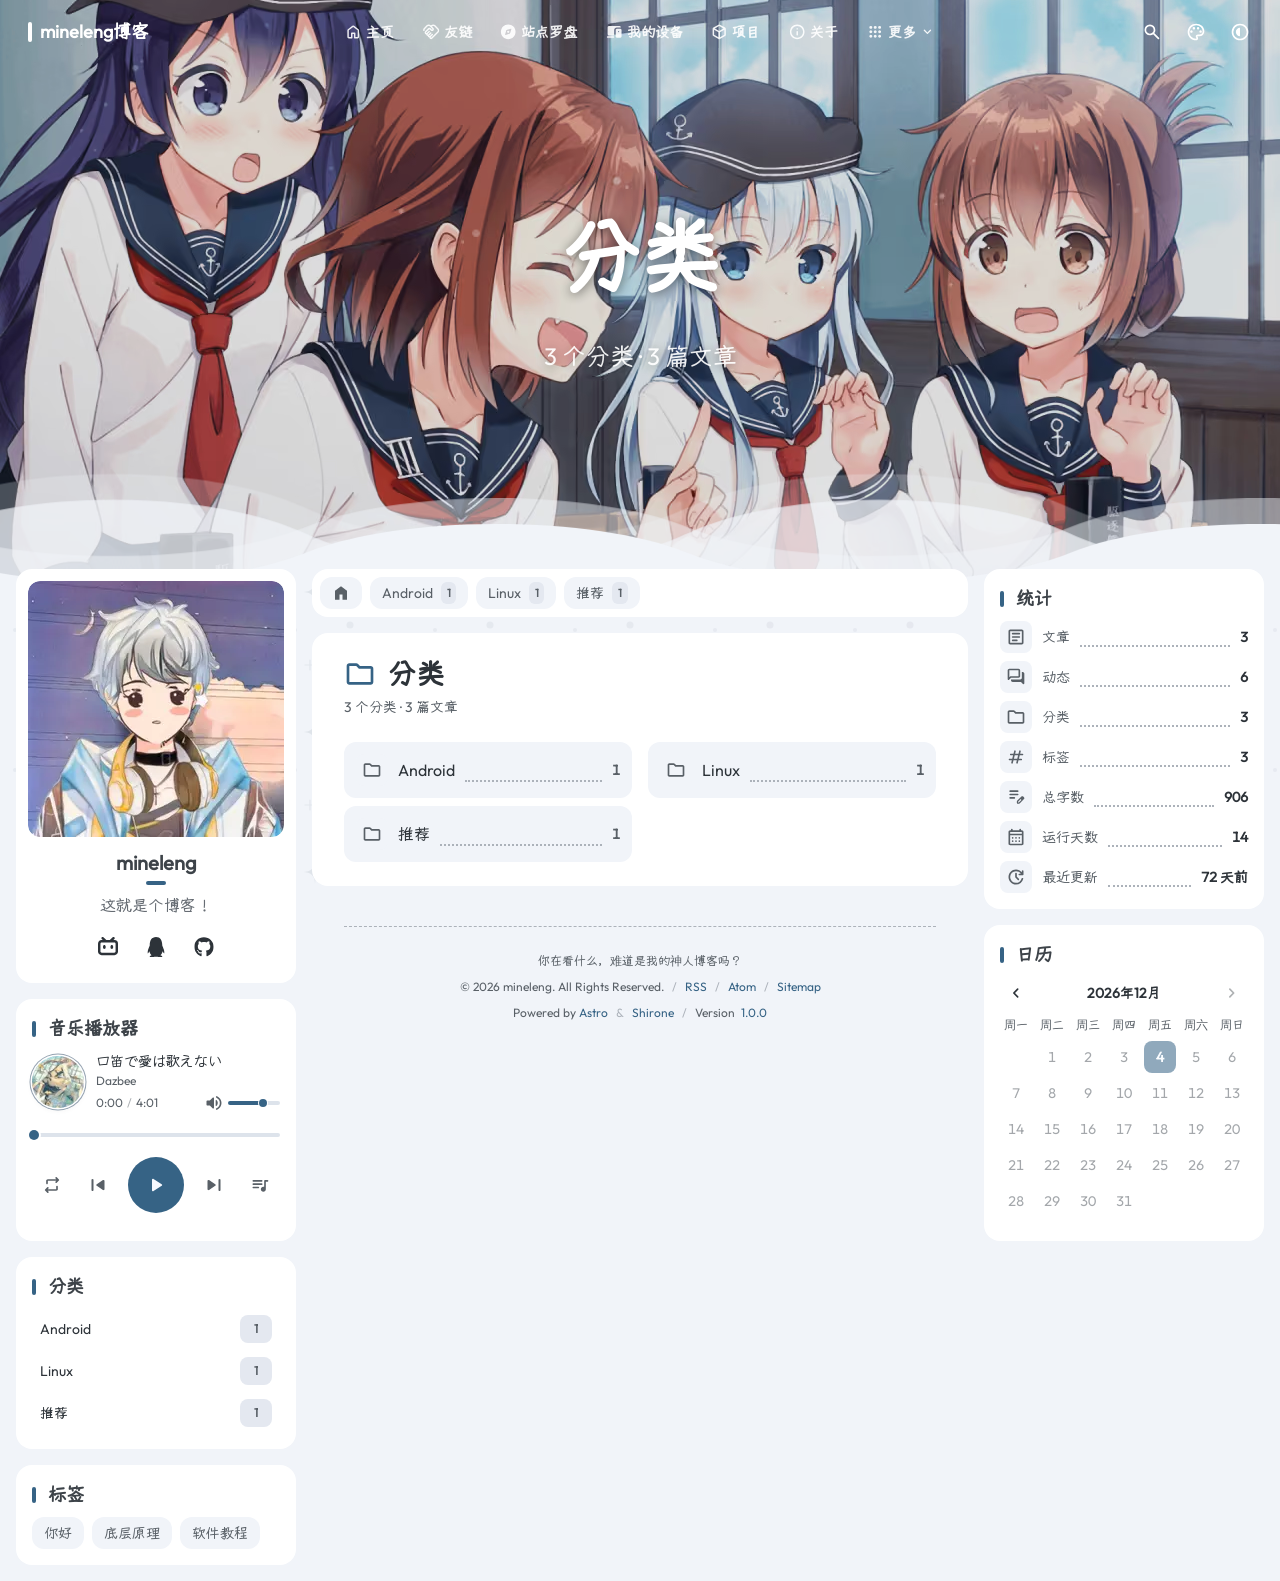
<file: categories/index.html>
<!DOCTYPE html><html lang="zh-CN" class="bg-[var(--page-bg)] transition text-[14px] md:text-[16px]" style="--configHue: 245;--page-width: 96rem;--banner-height-home: 65vh;--banner-height: 35vh;--banner-panel-overlap: 1rem;" data-astro-cid-ju4pidww><head><style>@layer properties, theme, base, components, utilities;</style><title>分类 - mineleng博客</title><meta charset="UTF-8"><meta name="description" content="3 个分类 · 3 篇文章"><meta name="author" content="mineleng"><meta property="og:site_name" content="mineleng博客"><meta property="og:url" content="https://mcleng.cn/categories/"><meta property="og:title" content="分类 - mineleng博客"><meta property="og:description" content="3 个分类 · 3 篇文章"><meta property="og:image" content="https://mcleng.cn/_astro/1.BYNc7uBQ.webp"><meta property="og:type" content="website"><meta name="twitter:card" content="summary_large_image"><meta property="twitter:url" content="https://mcleng.cn/categories/"><meta name="twitter:title" content="分类 - mineleng博客"><meta name="twitter:description" content="3 个分类 · 3 篇文章"><meta name="twitter:image" content="https://mcleng.cn/_astro/1.BYNc7uBQ.webp"><meta name="viewport" content="width=device-width"><meta name="generator" content="Astro v7.2.6"><style>:root {
	--font-body: "Outfit";
	--font-cjk: "Yozai Medium";
	--m3e-font-mono-family: "JetBrains Mono";
}</style><style>/* ============================================================
   Shirone M3E 页面背景纹理系统（Ambient Texture & Pattern System）
   纯 CSS 与内联矢量 SVG Data URI 渲染，零外部请求，M3E 动态取色
   ============================================================ */

:root {
	--texture-opacity: 0.12;
}

#m3e-texture-canvas {
	position: fixed;
	inset: 0;
	pointer-events: none;
	z-index: -20;
	opacity: var(--texture-opacity, 0.12);
	will-change: opacity, transform;
	transform: translateZ(0);
	transition: opacity var(--m3e-duration-long, 400ms) var(--m3e-easing-standard, cubic-bezier(0.2, 0, 0, 1));
}

/* 00. None (纯色无纹理：完全脱离渲染树，0 绘制与渲染开销) */
html[data-texture-preset="none"] #m3e-texture-canvas {
	display: none !important;
	opacity: 0 !important;
	background: none !important;
	-webkit-mask-image: none !important;
	mask-image: none !important;
	animation: none !important;
	pointer-events: none !important;
}

/* 01. Starlight (二次元星芒与呼吸微光) */
html[data-texture-preset="starlight"] #m3e-texture-canvas {
	background: linear-gradient(135deg, var(--primary) 0%, var(--secondary) 50%, var(--tertiary) 100%);
	-webkit-mask-image: url("data:image/svg+xml,%3Csvg xmlns='http://www.w3.org/2000/svg' width='140' height='140' viewBox='0 0 140 140'%3E%3Cpath d='M35 20 Q35 32 23 32 Q35 32 35 44 Q35 32 47 32 Q35 32 35 20 Z' fill='black' opacity='0.9'/%3E%3Cpath d='M105 85 Q105 93 97 93 Q105 93 105 101 Q105 93 113 93 Q105 93 105 85 Z' fill='black' opacity='0.75'/%3E%3Cpath d='M95 30 L95 42 M89 36 L101 36' stroke='black' stroke-width='1.5' stroke-linecap='round' opacity='0.8'/%3E%3Cpath d='M30 100 L30 110 M25 105 L35 105' stroke='black' stroke-width='1.2' stroke-linecap='round' opacity='0.7'/%3E%3Ccircle cx='70' cy='65' r='3.5' fill='black' opacity='0.6'/%3E%3Ccircle cx='120' cy='25' r='2' fill='black' opacity='0.5'/%3E%3Ccircle cx='15' cy='70' r='2' fill='black' opacity='0.5'/%3E%3Ccircle cx='60' cy='125' r='2.5' fill='black' opacity='0.5'/%3E%3C/svg%3E");
	mask-image: url("data:image/svg+xml,%3Csvg xmlns='http://www.w3.org/2000/svg' width='140' height='140' viewBox='0 0 140 140'%3E%3Cpath d='M35 20 Q35 32 23 32 Q35 32 35 44 Q35 32 47 32 Q35 32 35 20 Z' fill='black' opacity='0.9'/%3E%3Cpath d='M105 85 Q105 93 97 93 Q105 93 105 101 Q105 93 113 93 Q105 93 105 85 Z' fill='black' opacity='0.75'/%3E%3Cpath d='M95 30 L95 42 M89 36 L101 36' stroke='black' stroke-width='1.5' stroke-linecap='round' opacity='0.8'/%3E%3Cpath d='M30 100 L30 110 M25 105 L35 105' stroke='black' stroke-width='1.2' stroke-linecap='round' opacity='0.7'/%3E%3Ccircle cx='70' cy='65' r='3.5' fill='black' opacity='0.6'/%3E%3Ccircle cx='120' cy='25' r='2' fill='black' opacity='0.5'/%3E%3Ccircle cx='15' cy='70' r='2' fill='black' opacity='0.5'/%3E%3Ccircle cx='60' cy='125' r='2.5' fill='black' opacity='0.5'/%3E%3C/svg%3E");
	-webkit-mask-size: 140px 140px;
	mask-size: 140px 140px;
	-webkit-mask-repeat: repeat;
	mask-repeat: repeat;
	animation: m3e-texture-starlight-float 16s ease-in-out infinite;
}

/* 02. Cyber Dots (极客点阵与准星) */
html[data-texture-preset="cyber-dots"] #m3e-texture-canvas {
	background: linear-gradient(135deg, var(--primary), var(--secondary));
	-webkit-mask-image: url("data:image/svg+xml,%3Csvg xmlns='http://www.w3.org/2000/svg' width='48' height='48' viewBox='0 0 48 48'%3E%3Ccircle cx='12' cy='12' r='1.2' fill='black'/%3E%3Ccircle cx='36' cy='12' r='1.2' fill='black'/%3E%3Ccircle cx='12' cy='36' r='1.2' fill='black'/%3E%3Ccircle cx='36' cy='36' r='1.2' fill='black'/%3E%3Cpath d='M24 20v8M20 24h8' stroke='black' stroke-width='0.8'/%3E%3Cpath d='M44 4h-4v4M4 44h4v-4' stroke='black' stroke-width='0.8' fill='none' opacity='0.6'/%3E%3C/svg%3E");
	mask-image: url("data:image/svg+xml,%3Csvg xmlns='http://www.w3.org/2000/svg' width='48' height='48' viewBox='0 0 48 48'%3E%3Ccircle cx='12' cy='12' r='1.2' fill='black'/%3E%3Ccircle cx='36' cy='12' r='1.2' fill='black'/%3E%3Ccircle cx='12' cy='36' r='1.2' fill='black'/%3E%3Ccircle cx='36' cy='36' r='1.2' fill='black'/%3E%3Cpath d='M24 20v8M20 24h8' stroke='black' stroke-width='0.8'/%3E%3Cpath d='M44 4h-4v4M4 44h4v-4' stroke='black' stroke-width='0.8' fill='none' opacity='0.6'/%3E%3C/svg%3E");
	-webkit-mask-size: 48px 48px;
	mask-size: 48px 48px;
	-webkit-mask-repeat: repeat;
	mask-repeat: repeat;
}

/* 03. Topography (流光等高线波纹) */
html[data-texture-preset="topography"] #m3e-texture-canvas {
	background: linear-gradient(180deg, var(--secondary), var(--tertiary));
	-webkit-mask-image: url("data:image/svg+xml,%3Csvg xmlns='http://www.w3.org/2000/svg' width='240' height='240' viewBox='0 0 240 240'%3E%3Cpath d='M0 40 Q60 10 120 40 T240 40 M0 80 Q60 50 120 80 T240 80 M0 120 Q60 90 120 120 T240 120 M0 160 Q60 130 120 160 T240 160 M0 200 Q60 170 120 200 T240 200' fill='none' stroke='black' stroke-width='1.2' opacity='0.7' stroke-dasharray='4 4'/%3E%3Cpath d='M0 60 Q60 90 120 60 T240 60 M0 100 Q60 130 120 100 T240 100 M0 140 Q60 170 120 140 T240 140 M0 180 Q60 210 120 180 T240 180 M0 220 Q60 250 120 220 T240 220' fill='none' stroke='black' stroke-width='1.2' opacity='0.85'/%3E%3C/svg%3E");
	mask-image: url("data:image/svg+xml,%3Csvg xmlns='http://www.w3.org/2000/svg' width='240' height='240' viewBox='0 0 240 240'%3E%3Cpath d='M0 40 Q60 10 120 40 T240 40 M0 80 Q60 50 120 80 T240 80 M0 120 Q60 90 120 120 T240 120 M0 160 Q60 130 120 160 T240 160 M0 200 Q60 170 120 200 T240 200' fill='none' stroke='black' stroke-width='1.2' opacity='0.7' stroke-dasharray='4 4'/%3E%3Cpath d='M0 60 Q60 90 120 60 T240 60 M0 100 Q60 130 120 100 T240 100 M0 140 Q60 170 120 140 T240 140 M0 180 Q60 210 120 180 T240 180 M0 220 Q60 250 120 220 T240 220' fill='none' stroke='black' stroke-width='1.2' opacity='0.85'/%3E%3C/svg%3E");
	-webkit-mask-size: 240px 240px;
	mask-size: 240px 240px;
	-webkit-mask-repeat: repeat;
	mask-repeat: repeat;
	animation: m3e-texture-topography-flow 32s linear infinite;
}

/* 04. Geometric (M3E 几何晶体与折纸) */
html[data-texture-preset="geometric"] #m3e-texture-canvas {
	background: linear-gradient(135deg, var(--primary), var(--tertiary));
	-webkit-mask-image: url("data:image/svg+xml,%3Csvg xmlns='http://www.w3.org/2000/svg' width='160' height='160' viewBox='0 0 160 160'%3E%3Cpolygon points='80,10 150,80 80,150 10,80' fill='none' stroke='black' stroke-width='1.5' opacity='0.9'/%3E%3Ccircle cx='80' cy='80' r='26' fill='black' opacity='0.4'/%3E%3Cpolygon points='0,0 80,0 0,80' fill='black' opacity='0.25'/%3E%3Cpolygon points='160,0 80,0 160,80' fill='black' opacity='0.25'/%3E%3Cpolygon points='0,160 80,160 0,80' fill='black' opacity='0.25'/%3E%3Cpolygon points='160,160 80,160 160,80' fill='black' opacity='0.25'/%3E%3Ccircle cx='0' cy='80' r='12' fill='none' stroke='black' stroke-width='1.2' opacity='0.6'/%3E%3Ccircle cx='160' cy='80' r='12' fill='none' stroke='black' stroke-width='1.2' opacity='0.6'/%3E%3C/svg%3E");
	mask-image: url("data:image/svg+xml,%3Csvg xmlns='http://www.w3.org/2000/svg' width='160' height='160' viewBox='0 0 160 160'%3E%3Cpolygon points='80,10 150,80 80,150 10,80' fill='none' stroke='black' stroke-width='1.5' opacity='0.9'/%3E%3Ccircle cx='80' cy='80' r='26' fill='black' opacity='0.4'/%3E%3Cpolygon points='0,0 80,0 0,80' fill='black' opacity='0.25'/%3E%3Cpolygon points='160,0 80,0 160,80' fill='black' opacity='0.25'/%3E%3Cpolygon points='0,160 80,160 0,80' fill='black' opacity='0.25'/%3E%3Cpolygon points='160,160 80,160 160,80' fill='black' opacity='0.25'/%3E%3Ccircle cx='0' cy='80' r='12' fill='none' stroke='black' stroke-width='1.2' opacity='0.6'/%3E%3Ccircle cx='160' cy='80' r='12' fill='none' stroke='black' stroke-width='1.2' opacity='0.6'/%3E%3C/svg%3E");
	-webkit-mask-size: 160px 160px;
	mask-size: 160px 160px;
	-webkit-mask-repeat: repeat;
	mask-repeat: repeat;
}

/* 05. Sakura Petals (落樱微瓣) */
html[data-texture-preset="sakura"] #m3e-texture-canvas {
	background: linear-gradient(135deg, var(--secondary) 0%, var(--primary) 100%);
	-webkit-mask-image: url("data:image/svg+xml,%3Csvg xmlns='http://www.w3.org/2000/svg' width='180' height='180' viewBox='0 0 180 180'%3E%3Cg transform='translate(35, 30) rotate(25) scale(0.85)'%3E%3Cpath d='M 0 0 C -5 -8 -8 -16 -3 -22 C -1 -24 0 -22.5 0 -21 C 0 -22.5 1 -24 3 -22 C 8 -16 5 -8 0 0 Z' fill='black' opacity='0.85'/%3E%3C/g%3E%3Cg transform='translate(130, 45) rotate(-40) scale(0.7)'%3E%3Cpath d='M 0 0 C -5 -8 -8 -16 -3 -22 C -1 -24 0 -22.5 0 -21 C 0 -22.5 1 -24 3 -22 C 8 -16 5 -8 0 0 Z' fill='black' opacity='0.7'/%3E%3C/g%3E%3Cg transform='translate(85, 115) rotate(70) scale(0.95)'%3E%3Cpath d='M 0 0 C -5 -8 -8 -16 -3 -22 C -1 -24 0 -22.5 0 -21 C 0 -22.5 1 -24 3 -22 C 8 -16 5 -8 0 0 Z' fill='black' opacity='0.9'/%3E%3C/g%3E%3Cg transform='translate(155, 140) rotate(-15) scale(0.6)'%3E%3Cpath d='M 0 0 C -5 -8 -8 -16 -3 -22 C -1 -24 0 -22.5 0 -21 C 0 -22.5 1 -24 3 -22 C 8 -16 5 -8 0 0 Z' fill='black' opacity='0.65'/%3E%3C/g%3E%3Cg transform='translate(25, 145) rotate(-75) scale(0.75)'%3E%3Cpath d='M 0 0 C -5 -8 -8 -16 -3 -22 C -1 -24 0 -22.5 0 -21 C 0 -22.5 1 -24 3 -22 C 8 -16 5 -8 0 0 Z' fill='black' opacity='0.75'/%3E%3C/g%3E%3Ccircle cx='95' cy='35' r='1.5' fill='black' opacity='0.4'/%3E%3Ccircle cx='140' cy='95' r='1.2' fill='black' opacity='0.4'/%3E%3Ccircle cx='55' cy='90' r='1.5' fill='black' opacity='0.4'/%3E%3C/svg%3E");
	mask-image: url("data:image/svg+xml,%3Csvg xmlns='http://www.w3.org/2000/svg' width='180' height='180' viewBox='0 0 180 180'%3E%3Cg transform='translate(35, 30) rotate(25) scale(0.85)'%3E%3Cpath d='M 0 0 C -5 -8 -8 -16 -3 -22 C -1 -24 0 -22.5 0 -21 C 0 -22.5 1 -24 3 -22 C 8 -16 5 -8 0 0 Z' fill='black' opacity='0.85'/%3E%3C/g%3E%3Cg transform='translate(130, 45) rotate(-40) scale(0.7)'%3E%3Cpath d='M 0 0 C -5 -8 -8 -16 -3 -22 C -1 -24 0 -22.5 0 -21 C 0 -22.5 1 -24 3 -22 C 8 -16 5 -8 0 0 Z' fill='black' opacity='0.7'/%3E%3C/g%3E%3Cg transform='translate(85, 115) rotate(70) scale(0.95)'%3E%3Cpath d='M 0 0 C -5 -8 -8 -16 -3 -22 C -1 -24 0 -22.5 0 -21 C 0 -22.5 1 -24 3 -22 C 8 -16 5 -8 0 0 Z' fill='black' opacity='0.9'/%3E%3C/g%3E%3Cg transform='translate(155, 140) rotate(-15) scale(0.6)'%3E%3Cpath d='M 0 0 C -5 -8 -8 -16 -3 -22 C -1 -24 0 -22.5 0 -21 C 0 -22.5 1 -24 3 -22 C 8 -16 5 -8 0 0 Z' fill='black' opacity='0.65'/%3E%3C/g%3E%3Cg transform='translate(25, 145) rotate(-75) scale(0.75)'%3E%3Cpath d='M 0 0 C -5 -8 -8 -16 -3 -22 C -1 -24 0 -22.5 0 -21 C 0 -22.5 1 -24 3 -22 C 8 -16 5 -8 0 0 Z' fill='black' opacity='0.75'/%3E%3C/g%3E%3Ccircle cx='95' cy='35' r='1.5' fill='black' opacity='0.4'/%3E%3Ccircle cx='140' cy='95' r='1.2' fill='black' opacity='0.4'/%3E%3Ccircle cx='55' cy='90' r='1.5' fill='black' opacity='0.4'/%3E%3C/svg%3E");
	-webkit-mask-size: 180px 180px;
	mask-size: 180px 180px;
	-webkit-mask-repeat: repeat;
	mask-repeat: repeat;
	animation: m3e-texture-sakura-fall 28s linear infinite;
}

/* 动效关键帧 */
@keyframes m3e-texture-starlight-float {
	0%, 100% {
		-webkit-mask-position: 0px 0px;
		mask-position: 0px 0px;
	}
	50% {
		-webkit-mask-position: 14px -18px;
		mask-position: 14px -18px;
	}
}

@keyframes m3e-texture-topography-flow {
	0% {
		-webkit-mask-position: 0px 0px;
		mask-position: 0px 0px;
	}
	100% {
		-webkit-mask-position: 240px 0px;
		mask-position: 240px 0px;
	}
}

@keyframes m3e-texture-sakura-fall {
	0% {
		-webkit-mask-position: 0px 0px;
		mask-position: 0px 0px;
	}
	100% {
		-webkit-mask-position: 180px 180px;
		mask-position: 180px 180px;
	}
}

/* Reduced Motion 动效降级 */
@media (prefers-reduced-motion: reduce) {
	#m3e-texture-canvas {
		animation: none !important;
	}
}

html.motion-reduced #m3e-texture-canvas {
	animation: none !important;
}
</style><style>@font-face{font-family:Outfit-8b10f21ee7afb56d;src:url("/_astro/fonts/14637153c8739868.woff2") format("woff2");font-display:swap;unicode-range:U+0000-00FF,U+0131,U+0152-0153,U+02BB-02BC,U+02C6,U+02DA,U+02DC,U+0304,U+0308,U+0329,U+2000-206F,U+20AC,U+2122,U+2191,U+2193,U+2212,U+2215,U+FEFF,U+FFFD;font-weight:400;font-style:normal;}:root{--font-body:Outfit-8b10f21ee7afb56d;}</style><style>@font-face{font-family:"Yozai Medium-2795006b8a09caeb";src:url("/_astro/fonts/6fb92930fb400bca.woff2") format("woff2");font-display:swap;font-weight:500;font-style:normal;}:root{--font-cjk:"Yozai Medium-2795006b8a09caeb";}</style><style>@font-face{font-family:"JetBrains Mono-ac9d1c33515fb79d";src:url("/_astro/fonts/cc5f60fd46e42cc9.woff2") format("woff2");font-display:swap;unicode-range:U+0000-00FF,U+0131,U+0152-0153,U+02BB-02BC,U+02C6,U+02DA,U+02DC,U+0304,U+0308,U+0329,U+2000-206F,U+20AC,U+2122,U+2191,U+2193,U+2212,U+2215,U+FEFF,U+FFFD;font-weight:400;font-style:normal;}@font-face{font-family:"JetBrains Mono-ac9d1c33515fb79d";src:url("/_astro/fonts/9161ee1cbda9cef9.woff2") format("woff2");font-display:swap;unicode-range:U+0000-00FF,U+0131,U+0152-0153,U+02BB-02BC,U+02C6,U+02DA,U+02DC,U+0304,U+0308,U+0329,U+2000-206F,U+20AC,U+2122,U+2191,U+2193,U+2212,U+2215,U+FEFF,U+FFFD;font-weight:400;font-style:italic;}@font-face{font-family:"JetBrains Mono-ac9d1c33515fb79d fallback: Arial";src:local("Arial");font-display:swap;font-weight:400;font-style:normal;size-adjust:134.5893%;ascent-override:75.7861%;descent-override:22.29%;line-gap-override:0%;}@font-face{font-family:"JetBrains Mono-ac9d1c33515fb79d fallback: Arial";src:local("Arial");font-display:swap;font-weight:400;font-style:italic;size-adjust:134.5893%;ascent-override:75.7861%;descent-override:22.29%;line-gap-override:0%;}:root{--font-mono:"JetBrains Mono-ac9d1c33515fb79d","JetBrains Mono-ac9d1c33515fb79d fallback: Arial",sans-serif;}</style><link rel="icon" href="/logo/icon.webp"><script>(function(){const DEFAULT_THEME = "auto";
const LIGHT_MODE = "light";
const DARK_MODE = "dark";
const AUTO_MODE = "auto";
const BANNER_HEIGHT_EXTEND = 30;
const configHue = 245;
const lightTheme = "github-light";
const darkTheme = "github-dark";
const defaultWallpaperMode = "banner";
const defaultTexturePreset = "starlight";
const defaultTextureOpacity = 0.12;
const textureEnabled = true;

			const theme = localStorage.getItem('theme') || DEFAULT_THEME;
			let isDark = false;
			switch (theme) {
				case LIGHT_MODE:
					document.documentElement.classList.remove('dark');
					break
				case DARK_MODE:
					document.documentElement.classList.add('dark');
					isDark = true;
					break
				case AUTO_MODE:
					if (window.matchMedia('(prefers-color-scheme: dark)').matches) {
						document.documentElement.classList.add('dark');
						isDark = true;
					} else {
						document.documentElement.classList.remove('dark');
					}
			}

			document.documentElement.setAttribute('data-theme', isDark ? darkTheme : lightTheme);
			const hue = localStorage.getItem('hue') || configHue;
			document.documentElement.style.setProperty('--hue', hue);
			if (localStorage.getItem('mc-motion') === 'reduced') {
				document.documentElement.classList.add('motion-reduced');
			}
			const storedWallpaperMode = localStorage.getItem('wallpaper-mode');
			const wallpaperMode = storedWallpaperMode === 'banner' || storedWallpaperMode === 'none'
				? storedWallpaperMode
				: defaultWallpaperMode;
			document.documentElement.dataset.wallpaperMode = wallpaperMode;

			if (textureEnabled) {
				const storedTexturePreset = localStorage.getItem('texture-preset');
				const validPresets = ['none', 'starlight', 'cyber-dots', 'topography', 'geometric', 'sakura'];
				const texturePreset = storedTexturePreset && validPresets.includes(storedTexturePreset)
					? storedTexturePreset
					: defaultTexturePreset;
				document.documentElement.dataset.texturePreset = texturePreset;
				const storedTextureOpacity = localStorage.getItem('texture-opacity');
				const textureOpacity = storedTextureOpacity ? parseFloat(storedTextureOpacity) : defaultTextureOpacity;
				if (!isNaN(textureOpacity)) {
					document.documentElement.style.setProperty('--texture-opacity', String(textureOpacity));
				}
			}

			let offset = Math.floor(window.innerHeight * (BANNER_HEIGHT_EXTEND / 100));
			offset = offset - offset % 4;
			document.documentElement.style.setProperty('--banner-height-extend', `${offset}px`);
		})();</script><link rel="alternate" type="application/rss+xml" title="mineleng" href="https://mcleng.cn/rss.xml"><link rel="alternate" type="application/atom+xml" title="mineleng" href="https://mcleng.cn/atom.xml"><link rel="stylesheet" href="/_astro/fancybox.y3Ble-Pa.css"><style>.page-header[data-astro-cid-7yatskbj]{margin-bottom:1.5rem}.page-header__title-row[data-astro-cid-7yatskbj]{display:flex;align-items:center;gap:.75rem}.page-header__icon[data-astro-cid-7yatskbj]{display:inline-flex;flex-shrink:0;color:var(--page-header-icon-color, var(--primary))}.page-header__icon[data-astro-cid-7yatskbj]>svg{width:2rem;height:2rem}.page-header__title[data-astro-cid-7yatskbj]{margin:0;color:var(--page-header-title-color, var(--on-surface));font:var(--m3e-type-headline-medium);font-weight:700;line-height:1.2}.page-header__subtitle[data-astro-cid-7yatskbj]{margin:.375rem 0 0;color:var(--page-header-subtitle-color, var(--on-surface-variant));font:var(--m3e-type-body-medium);line-height:1.5}
.fancybox__container{--fancybox-bg: rgba(0, 0, 0, .88);--fancybox-thumbs-width: 56px;--fancybox-thumbs-ratio: 1;--fancybox-thumbs-border-radius: .75rem}.fancybox__toolbar{background:linear-gradient(to bottom,rgba(0,0,0,.5),transparent);padding:.5rem;backdrop-filter:blur(6px)}.fancybox__caption{background:linear-gradient(to top,rgba(0,0,0,.7),transparent);color:#fff;font-size:.9rem;padding:1rem;text-align:center;backdrop-filter:blur(6px);margin:0 1rem 1rem}.fancybox__thumbs{background:#0009;padding:4px;border-radius:.75rem;backdrop-filter:blur(6px)}.fancybox__thumb{border-radius:.5rem;overflow:hidden;border:2px solid transparent;transition:all .2s ease}.fancybox__thumb:hover{border-color:#ffffff80;transform:scale(1.05)}.fancybox__thumb.is-active{border-color:#fff}.fancybox__button{background:#0006;border-radius:.75rem;width:48px;height:48px;display:flex;align-items:center;justify-content:center;transition:all .2s ease;backdrop-filter:blur(4px)}.fancybox__button:hover{background:#0000008c}.fancybox__button:active{background:#000000a6;transform:scale(.92)}.fancybox__nav .carousel__button{width:48px;height:48px;border-radius:.75rem}.fancybox__infobar{color:#fff;font-size:.9rem;padding:0 8px;opacity:.85}@media(width<768px){.fancybox__toolbar{padding:.25rem}.fancybox__button{width:40px;height:40px;border-radius:.5rem}.fancybox__caption{font-size:.85rem;padding:.5rem;margin:0 .5rem .5rem}}@media(width<480px){.fancybox__button{width:36px;height:36px}.fancybox__caption{font-size:.8rem}}
.category-index[data-astro-cid-m2bg6fd5]{display:block}.category-index__list[data-astro-cid-m2bg6fd5]{display:grid;grid-template-columns:repeat(2,minmax(0,1fr));gap:.5rem 1rem;margin:0;padding:0;list-style:none}.category-index__row[data-astro-cid-m2bg6fd5]{display:flex;align-items:center;gap:.625rem;min-height:3.5rem;padding:.625rem .75rem;border-radius:var(--shape-corner-m);background:var(--surface-container-low);text-decoration:none;transition:background-color var(--m3e-duration-short) var(--m3e-easing-standard)}.category-index__row[data-astro-cid-m2bg6fd5]:hover{background:color-mix(in oklab,var(--on-surface) 6%,transparent)}.category-index__name[data-astro-cid-m2bg6fd5]{font:var(--m3e-type-body-large);font-weight:500;color:var(--on-surface);white-space:nowrap;overflow:hidden;text-overflow:ellipsis}.category-index__rule[data-astro-cid-m2bg6fd5]{flex:1;align-self:flex-end;margin-bottom:.35em;min-width:.75rem;border-bottom:2px dotted var(--outline-variant)}.category-index__count[data-astro-cid-m2bg6fd5]{font:var(--m3e-type-title-small);font-weight:600;font-variant-numeric:tabular-nums;color:var(--on-surface-variant);white-space:nowrap}.category-index__empty[data-astro-cid-m2bg6fd5]{display:flex;align-items:center;justify-content:center;min-height:11rem;color:var(--on-surface-variant);font:var(--m3e-type-body-large)}@media(width<=639px){.category-index[data-astro-cid-m2bg6fd5]{padding:1rem .75rem}.category-index__list[data-astro-cid-m2bg6fd5]{grid-template-columns:1fr}}
</style><link rel="stylesheet" href="/_astro/MainGridLayout.CAM2ymMN.css"><link rel="stylesheet" href="/_astro/Tooltip._NvNHrWy.css"><link rel="stylesheet" href="/_astro/DisplaySettings.BTmwK3Nc.css"><link rel="stylesheet" href="/_astro/IconButton.DsMIB3T_.css"><style>.m3-menu.svelte-6w7hgd{min-width:7rem;max-width:17.5rem;width:max-content;padding:.5rem .25rem;border-radius:var(--shape-corner-xs);background:var(--surface-container-low);box-shadow:var(--m3e-elevation-2);max-height:20rem;overflow-y:auto;transform-origin:var(--menu-origin, top center);transform:scale(1);transition:opacity var(--m3e-duration-short) var(--m3e-easing-standard),transform var(--m3e-duration-medium) var(--m3e-easing-emphasized-decelerate),visibility var(--m3e-duration-medium)}.m3-menu.closed.svelte-6w7hgd{visibility:hidden;opacity:0;transform:scale(.8);pointer-events:none;transition:opacity var(--m3e-duration-short) var(--m3e-easing-standard),transform var(--m3e-duration-short) var(--m3e-easing-emphasized-accelerate),visibility var(--m3e-duration-short)}.m3-menu.svelte-6w7hgd .m3-menu-item{display:flex;align-items:center;gap:.75rem;width:100%;min-height:3rem;padding:0 .75rem;border:none;border-radius:var(--shape-corner-s);background:transparent;color:var(--on-surface);font:var(--m3e-type-label-large);text-align:left;white-space:nowrap;overflow:hidden;text-overflow:ellipsis;cursor:pointer;transition:background-color var(--m3e-duration-short) var(--m3e-easing-standard)}.m3-menu.svelte-6w7hgd .m3-menu-item:not(.m3-state-layer):hover{background:color-mix(in oklab,var(--on-surface) 8%,transparent)}.m3-menu.svelte-6w7hgd .m3-menu-item:focus-visible{outline:2px solid var(--primary);outline-offset:-2px}.m3-menu.svelte-6w7hgd .m3-menu-item.selected,.m3-menu.svelte-6w7hgd .m3-menu-item.checked{background:var(--tertiary-container);color:var(--on-tertiary-container)}.m3-menu.svelte-6w7hgd .m3-menu-item__check{transform:scaleX(0);opacity:0;transition:transform var(--m3e-duration-medium) var(--m3e-easing-emphasized-decelerate),opacity var(--m3e-duration-short) var(--m3e-easing-standard)}.m3-menu.svelte-6w7hgd .m3-menu-item.selected .m3-menu-item__check,.m3-menu.svelte-6w7hgd .m3-menu-item.checked .m3-menu-item__check{transform:scaleX(1);opacity:1}.m3-menu.svelte-6w7hgd .m3-menu-item__trailing{margin-left:auto;display:flex;align-items:center}.m3-menu.svelte-6w7hgd .m3-menu-item__content{display:flex;flex-direction:column;min-width:0}.m3-menu.svelte-6w7hgd .m3-menu-item__label{white-space:nowrap}.m3-menu.svelte-6w7hgd .m3-menu-item__supporting{font:var(--m3e-type-body-small);color:var(--on-surface-variant);white-space:nowrap}.m3-menu.svelte-6w7hgd .m3-menu-item:disabled{color:color-mix(in oklab,var(--on-surface) 38%,transparent);cursor:default;pointer-events:none}.m3-menu.svelte-6w7hgd .m3-menu-group{padding:.25rem;border-radius:var(--shape-corner-s);background:var(--surface-container-low);transition:border-radius var(--m3e-duration-medium) var(--m3e-easing-emphasized-decelerate)}.m3-menu.svelte-6w7hgd .m3-menu-group:hover{border-radius:var(--shape-corner-l)}.m3-menu.svelte-6w7hgd .m3-menu-group+.m3-menu-group{margin-top:2px}.m3-menu--vibrant.svelte-6w7hgd{background:var(--tertiary-container);color:var(--on-tertiary-container)}.m3-menu--vibrant.svelte-6w7hgd .m3-menu-item{color:var(--on-tertiary-container)}.m3-menu--vibrant.svelte-6w7hgd .m3-menu-item:hover{background:color-mix(in oklab,var(--on-tertiary-container) 8%,transparent)}.m3-menu--vibrant.svelte-6w7hgd .m3-menu-item:focus-visible{outline:2px solid var(--tertiary)}.m3-menu--vibrant.svelte-6w7hgd .m3-menu-item.selected,.m3-menu--vibrant.svelte-6w7hgd .m3-menu-item.checked{background:var(--tertiary);color:var(--on-tertiary)}
</style><link rel="stylesheet" href="/_astro/ProgressIndicator.D18nlPvq.css"><style>.m3-blog-searchpanel.svelte-pa9i8k{display:flex;flex-direction:column;width:min(30rem,calc(100vw - 1.5rem));min-width:0;max-width:calc(100vw - 1.5rem);box-sizing:border-box;padding:.5rem;border-radius:var(--shape-corner-l);background:var(--float-panel-bg);color:var(--on-surface);box-shadow:var(--m3e-elevation-3);max-height:min(36rem,calc(100dvh - 5.5rem));overflow-y:auto;overflow-x:hidden;overscroll-behavior:contain}.m3-blog-searchpanel__input.svelte-pa9i8k{display:flex;align-items:center;gap:.5rem;flex:0 0 2.75rem;margin-bottom:.25rem;padding:0 .875rem;border-radius:var(--shape-corner-full);background:var(--surface-container-high)}.m3-blog-searchpanel__input.svelte-pa9i8k>svg{width:1.25rem;height:1.25rem;color:var(--on-surface-variant)}.m3-blog-searchpanel__input.svelte-pa9i8k>input:where(.svelte-pa9i8k){flex:1;min-width:0;height:100%;border:none;background:transparent;color:var(--on-surface);font:var(--m3e-type-body-small);outline:none;caret-color:var(--primary)}.m3-blog-searchpanel__input.svelte-pa9i8k>input:where(.svelte-pa9i8k)::placeholder{color:var(--on-surface-variant)}@media(min-width:1024px){.m3-blog-searchpanel__input--hide-desktop.svelte-pa9i8k{display:none}}.m3-blog-searchpanel__item.svelte-pa9i8k{display:block;padding:.5rem .75rem;border-radius:var(--shape-corner-l);text-decoration:none;min-width:0;transition:background-color var(--m3e-duration-short) var(--m3e-easing-standard)}.m3-blog-searchpanel__item.svelte-pa9i8k:hover{background:color-mix(in oklab,var(--on-surface) 6%,transparent)}.m3-blog-searchpanel__item.svelte-pa9i8k+.m3-blog-searchpanel__item:where(.svelte-pa9i8k){margin-top:.125rem}.m3-blog-searchpanel__title.svelte-pa9i8k{display:inline-flex;align-items:center;gap:.375rem;font:var(--m3e-type-body-large);font-weight:700;color:var(--on-surface);max-width:100%;transition:color var(--m3e-duration-short) var(--m3e-easing-standard)}.m3-blog-searchpanel__item.svelte-pa9i8k:hover .m3-blog-searchpanel__title:where(.svelte-pa9i8k){color:var(--primary)}.m3-blog-searchpanel__title.svelte-pa9i8k>svg{width:.75rem;height:.75rem;flex:0 0 auto;color:var(--primary);transform:translate(.25rem)}.m3-blog-searchpanel__excerpt.svelte-pa9i8k{display:block;margin-top:.125rem;max-width:100%;overflow-wrap:anywhere;font:var(--m3e-type-body-small);color:var(--on-surface-variant)}.m3-blog-searchpanel__excerpt.svelte-pa9i8k mark{background:transparent;color:var(--primary)}
.m3-segmented.svelte-jg8ckp{display:flex;gap:2px;padding:2px;border-radius:var(--shape-corner-m);background:var(--surface-container)}.m3-segmented__input.svelte-jg8ckp{position:absolute;width:1px;height:1px;opacity:0;overflow:hidden;clip:rect(0 0 0 0);white-space:nowrap;clip-path:inset(50%)}.m3-segmented__segment.svelte-jg8ckp{flex:1;display:flex;align-items:center;justify-content:center;gap:.25rem;height:2rem;padding:0 .75rem;border-radius:var(--shape-corner-s);font:var(--m3e-type-label-medium);color:var(--on-surface-variant);cursor:pointer;user-select:none;text-align:center;line-height:1.25;transition:background-color var(--m3e-duration-short) var(--m3e-easing-standard),color var(--m3e-duration-short) var(--m3e-easing-standard),box-shadow var(--m3e-duration-short) var(--m3e-easing-standard)}.m3-segmented__segment.svelte-jg8ckp:hover{background:color-mix(in oklab,var(--on-surface) 8%,transparent)}.m3-segmented__segment.selected.svelte-jg8ckp{background:var(--secondary-container);color:var(--on-secondary-container);box-shadow:var(--m3e-elevation-1)}.m3-segmented__segment.svelte-jg8ckp:has(input:where(.svelte-jg8ckp):focus-visible){outline:2px solid var(--primary);outline-offset:1px}.m3-segmented__check.svelte-jg8ckp{display:flex;flex-shrink:0;transform:scale(0);opacity:0;transform-origin:left bottom;transition:transform var(--m3e-duration-medium) var(--m3e-easing-emphasized-decelerate),opacity var(--m3e-duration-short) var(--m3e-easing-standard)}.m3-segmented__check.svelte-jg8ckp>svg{width:1rem;height:1rem}.m3-segmented__segment.selected.svelte-jg8ckp .m3-segmented__check:where(.svelte-jg8ckp){transform:scale(1);opacity:1}
.m3-snackbar.svelte-14kcjp5{position:fixed;left:50%;bottom:1.5rem;transform:translate(-50%) scale(.8);display:flex;align-items:center;min-height:3rem;padding:.875rem 1rem;gap:.5rem;max-width:40rem;border-radius:var(--shape-corner-xs);background:var(--surface-container-high);color:var(--on-surface);font:var(--m3e-type-body-medium);box-shadow:var(--m3e-elevation-3);border:1px solid var(--outline-variant);opacity:0;pointer-events:none;transition:opacity var(--m3e-duration-short) var(--m3e-easing-standard),transform var(--m3e-duration-medium) var(--m3e-easing-emphasized-decelerate);z-index:100}.m3-snackbar.visible.svelte-14kcjp5{opacity:1;transform:translate(-50%) scale(1);pointer-events:auto}.m3-snackbar__icon.svelte-14kcjp5{display:flex;flex-shrink:0}.m3-snackbar__icon.svelte-14kcjp5>svg{width:1.5rem;height:1.5rem}.m3-snackbar__action.svelte-14kcjp5{margin-left:auto;padding:.25rem .5rem;margin-right:-.25rem;border:none;background:none;color:var(--primary);font:var(--m3e-type-label-large);cursor:pointer;border-radius:var(--shape-corner-xs);white-space:nowrap}.m3-snackbar__action.svelte-14kcjp5:hover{background:color-mix(in srgb,var(--primary) 8%,transparent)}.m3-snackbar__action.svelte-14kcjp5:focus-visible{outline:2px solid var(--primary);outline-offset:2px}
</style><script type="module" src="/_astro/page.DV2quqEU.js"></script></head><body class="min-h-screen transition" data-current-page="categories" data-banner-visible="false" data-banner-layout="compact" data-banner-top-app-bar="false" data-banner-has-desktop="true" data-banner-has-mobile="true" style="--configHue: 245;--page-width: 96rem;--banner-height-home: 65vh;--banner-height: 35vh;--banner-panel-overlap: 1rem;" data-astro-cid-ju4pidww><div id="config-carrier" data-hue="245" data-wallpaper-mode="banner" data-texture-preset="starlight" data-texture-opacity="0.12"></div><div id="m3e-texture-canvas" class="fixed inset-0 pointer-events-none -z-20 transition-opacity duration-500" aria-hidden="true" style="--configHue: 245;--page-width: 96rem;--banner-height-home: 65vh;--banner-height: 35vh;--banner-panel-overlap: 1rem;" data-astro-cid-ju4pidww></div><style>astro-island,astro-slot,astro-static-slot{display:contents}</style><script>(()=>{var e=async t=>{await(await t())()};(self.Astro||(self.Astro={})).only=e;window.dispatchEvent(new Event("astro:only"));})();</script><script>(()=>{var g=Object.defineProperty;var w=(a,s,c)=>s in a?g(a,s,{enumerable:!0,configurable:!0,writable:!0,value:c}):a[s]=c;var l=(a,s,c)=>w(a,typeof s!="symbol"?s+"":s,c);var E=new Set(["__proto__","constructor","prototype"]);{let a={0:t=>y(t),1:t=>c(t),2:t=>new RegExp(t),3:t=>new Date(t),4:t=>new Map(c(t)),5:t=>new Set(c(t)),6:t=>BigInt(t),7:t=>new URL(t),8:t=>new Uint8Array(t),9:t=>new Uint16Array(t),10:t=>new Uint32Array(t),11:t=>Number.POSITIVE_INFINITY*t},s=t=>{let[p,e]=t;return p in a?a[p](e):void 0},c=t=>t.map(s),y=t=>typeof t!="object"||t===null?t:Object.fromEntries(Object.entries(t).map(([p,e])=>[p,s(e)]));class f extends HTMLElement{constructor(){super(...arguments);l(this,"Component");l(this,"hydrator");l(this,"hydrate",async()=>{var b;if(!this.hydrator||!this.isConnected)return;let e=(b=this.parentElement)==null?void 0:b.closest("astro-island[ssr]");if(e){e.addEventListener("astro:hydrate",this.hydrate,{once:!0});return}let r=this.querySelectorAll("astro-slot"),n={},d=this.querySelectorAll("template[data-astro-template]");for(let o of d){let i=o.closest(this.tagName);i!=null&&i.isSameNode(this)&&(n[o.getAttribute("data-astro-template")||"default"]=o.innerHTML,o.remove())}for(let o of r){let i=o.closest(this.tagName);i!=null&&i.isSameNode(this)&&(n[o.getAttribute("name")||"default"]=o.innerHTML)}let u;try{u=this.hasAttribute("props")?y(JSON.parse(this.getAttribute("props"))):{}}catch(o){let i=this.getAttribute("component-url")||"<unknown>",v=this.getAttribute("component-export");throw v&&(i+=` (export ${v})`),console.error(`[hydrate] Error parsing props for component ${i}`,this.getAttribute("props"),o),o}let h;await this.hydrator(this)(this.Component,u,n,{client:this.getAttribute("client")}),this.removeAttribute("ssr"),this.dispatchEvent(new CustomEvent("astro:hydrate"))});l(this,"unmount",()=>{this.isConnected||this.dispatchEvent(new CustomEvent("astro:unmount"))})}disconnectedCallback(){document.removeEventListener("astro:after-swap",this.unmount),document.addEventListener("astro:after-swap",this.unmount,{once:!0})}connectedCallback(){if(!this.hasAttribute("await-children")||document.readyState==="interactive"||document.readyState==="complete")this.childrenConnectedCallback();else{let e=()=>{document.removeEventListener("DOMContentLoaded",e),r.disconnect(),this.childrenConnectedCallback()},r=new MutationObserver(()=>{var n;((n=this.lastChild)==null?void 0:n.nodeType)===Node.COMMENT_NODE&&this.lastChild.nodeValue==="astro:end"&&(this.lastChild.remove(),e())});r.observe(this,{childList:!0}),document.addEventListener("DOMContentLoaded",e)}}async childrenConnectedCallback(){let e=this.getAttribute("before-hydration-url");e&&await import(e),this.start()}getRetryImportUrl(e){let r=new URL(e,document.baseURI);return r.searchParams.set("astro-retry",Date.now().toString()),r.toString()}async importWithRetry(e){try{return await import(e)}catch(r){return await new Promise(n=>setTimeout(n,1e3)),import(this.getRetryImportUrl(e))}}handleHydrationError(e){let r=this.getAttribute("component-url"),n=new CustomEvent("astro:hydration-error",{cancelable:!0,bubbles:!0,composed:!0,detail:{error:e,componentUrl:r}});this.dispatchEvent(n)&&console.error(`[astro-island] Error hydrating ${r}`,e)}async start(){let e=JSON.parse(this.getAttribute("opts")),r=this.getAttribute("client");if(Astro[r]===void 0){window.addEventListener(`astro:${r}`,()=>this.start(),{once:!0});return}try{await Astro[r](async()=>{let n=this.getAttribute("renderer-url");try{let[d,{default:u}]=await Promise.all([this.importWithRetry(this.getAttribute("component-url")),n?this.importWithRetry(n):Promise.resolve({default:()=>()=>{}})]),h=this.getAttribute("component-export")||"default";if(h.includes(".")){this.Component=d;for(let m of h.split(".")){if(E.has(m)||!this.Component||typeof this.Component!="object"&&typeof this.Component!="function"||!Object.hasOwn(this.Component,m))throw new Error(`Invalid component export path: ${h}`);this.Component=this.Component[m]}}else{if(E.has(h))throw new Error(`Invalid component export path: ${h}`);this.Component=d[h]}return this.hydrator=u,this.hydrate}catch(d){return this.handleHydrationError(d),()=>{}}},e,this)}catch(n){this.handleHydrationError(n)}}attributeChangedCallback(){this.hydrate()}}l(f,"observedAttributes",["props"]),customElements.get("astro-island")||customElements.define("astro-island",f)}})();</script><astro-island uid="iqJ19" component-url="/_astro/Snackbar.D1beC2Ty.js" component-export="default" renderer-url="/_astro/client.svelte.DfeZY-Hs.js" props="{&quot;data-astro-cid-ju4pidww&quot;:[0,true]}" ssr client="only" opts="{&quot;name&quot;:&quot;Snackbar&quot;,&quot;value&quot;:&quot;svelte&quot;}"></astro-island><header id="top-row" class="z-50 pointer-events-none relative transition-all duration-700 max-w-[var(--page-width)] px-0 md:px-4 mx-auto"><div id="navbar-wrapper" class="pointer-events-auto sticky top-0 transition-all"><div id="navbar" class="top-app-bar fixed top-0 left-0 right-0 z-50 onload-animation bg-[color-mix(in_oklab,var(--surface-container-low)_94%,transparent)] shadow-[var(--m3e-elevation-1)] backdrop-blur-md transition" data-astro-cid-qvhher2r><div class="relative max-w-[var(--page-width)] mx-auto h-16 px-3 md:px-5 flex items-center gap-1" data-astro-cid-qvhher2r><!--[--><!--[-1--><button type="button" id="nav-drawer-switch" class="m3-icon-button m3-icon-button--standard m3-icon-button--small m3-icon-button--round m3-state-layer shrink-0 lg:!hidden svelte-1f9wkzm" aria-label="Menu"><!--[1--><svg width="1em" height="1em" viewBox="0 0 24 24" class="text-[1.25rem]" data-astro-cid-qvhher2r="true" data-icon="material-symbols:menu-rounded"><symbol id="ai:material-symbols:menu-rounded"><path fill="currentColor" d="M4 18q-.425 0-.712-.288T3 17t.288-.712T4 16h16q.425 0 .713.288T21 17t-.288.713T20 18zm0-5q-.425 0-.712-.288T3 12t.288-.712T4 11h16q.425 0 .713.288T21 12t-.288.713T20 13zm0-5q-.425 0-.712-.288T3 7t.288-.712T4 6h16q.425 0 .713.288T21 7t-.288.713T20 8z"/></symbol><use href="#ai:material-symbols:menu-rounded"></use></svg><!----><!--]--></button><!--]--><!--]--><a href="/" class="group flex h-10 items-center gap-2 px-2 text-[var(--on-surface)] transition whitespace-nowrap" data-astro-cid-qvhher2r><span class="h-5 w-1 rounded-full bg-[var(--primary)] transition-all group-hover:h-7" data-astro-cid-qvhher2r></span><span class="text-lg font-bold group-hover:text-[var(--primary)]" data-astro-cid-qvhher2r>mineleng博客</span></a><nav class="top-app-bar__nav hidden h-full items-center gap-1 lg:flex lg:absolute lg:left-1/2 lg:-translate-x-1/2" aria-label="Main navigation" data-astro-cid-qvhher2r><div class="top-app-bar__nav-group" data-nav-group data-astro-cid-qvhher2r><a href="/" data-nav-key="home" class="top-app-bar__nav-link m3-state-layer relative flex h-10 items-center gap-1 px-3 text-sm font-bold text-[var(--on-surface-variant)] transition-colors hover:text-[var(--on-surface)]" data-astro-cid-qvhher2r><svg width="1em" height="1em" viewBox="0 0 24 24" class="text-[1.1rem]" data-astro-cid-qvhher2r="true" data-icon="material-symbols:home-outline-rounded"><symbol id="ai:material-symbols:home-outline-rounded"><path fill="currentColor" d="M6 19h3v-5q0-.425.288-.712T10 13h4q.425 0 .713.288T15 14v5h3v-9l-6-4.5L6 10zm-2 0v-9q0-.475.213-.9t.587-.7l6-4.5q.525-.4 1.2-.4t1.2.4l6 4.5q.375.275.588.7T20 10v9q0 .825-.588 1.413T18 21h-4q-.425 0-.712-.288T13 20v-5h-2v5q0 .425-.288.713T10 21H6q-.825 0-1.412-.587T4 19m8-6.75"/></symbol><use href="#ai:material-symbols:home-outline-rounded"></use></svg>主页</a></div><div class="top-app-bar__nav-group" data-nav-group data-astro-cid-qvhher2r><a href="/friends/" data-nav-key="friends" class="top-app-bar__nav-link m3-state-layer relative flex h-10 items-center gap-1 px-3 text-sm font-bold text-[var(--on-surface-variant)] transition-colors hover:text-[var(--on-surface)]" data-astro-cid-qvhher2r><svg width="1em" height="1em" viewBox="0 0 24 24" class="text-[1.1rem]" data-astro-cid-qvhher2r="true" data-icon="material-symbols:handshake-outline-rounded"><symbol id="ai:material-symbols:handshake-outline-rounded"><path fill="currentColor" d="M11.875 20q.1 0 .2-.05t.15-.1l8.2-8.2q.3-.3.438-.675t.137-.75q0-.4-.137-.763t-.438-.637l-4.25-4.25q-.275-.3-.638-.437T14.776 4q-.375 0-.75.138t-.675.437l-.275.275l1.85 1.875q.375.35.55.8t.175.95q0 1.05-.712 1.763t-1.763.712q-.5 0-.962-.175t-.813-.525L9.525 8.4L5.15 12.775q-.075.075-.112.163T5 13.125q0 .2.15.363t.35.162q.1 0 .2-.05t.15-.1l2.7-2.7q.275-.275.688-.288t.712.288q.275.275.275.7t-.275.7l-2.675 2.7q-.075.075-.112.163t-.038.187q0 .2.15.35t.35.15q.1 0 .2-.05t.15-.1l2.7-2.675q.275-.275.688-.288t.712.288q.275.275.275.7t-.275.7l-2.675 2.7q-.075.05-.112.15t-.038.2q0 .2.15.35t.35.15q.1 0 .188-.038t.162-.112l2.7-2.675q.275-.275.688-.288t.712.288q.275.275.275.7t-.275.7l-2.7 2.7q-.075.075-.112.163t-.038.187q0 .2.163.35t.362.15m-.025 2q-.925 0-1.637-.612t-.838-1.538q-.85-.125-1.425-.7t-.7-1.425q-.85-.125-1.412-.712T5.15 15.6q-.95-.125-1.55-.825t-.6-1.65q0-.5.188-.962t.537-.813L8.1 6.975Q8.675 6.4 9.513 6.4t1.412.575L12.8 8.85q.05.075.15.113t.2.037q.225 0 .375-.137t.15-.363q0-.1-.038-.2t-.112-.15L9.95 4.575q-.275-.3-.637-.437T8.55 4q-.375 0-.75.138t-.675.437L3.6 8.125q-.35.35-.5.825t-.075.95q.075.425-.175.75t-.675.375t-.75-.188t-.375-.662q-.15-.95.138-1.862T2.175 6.7L5.7 3.175Q6.3 2.6 7.038 2.3T8.55 2t1.513.3t1.312.875l.275.275l.275-.275q.6-.575 1.338-.875t1.512-.3t1.513.3t1.312.875L21.825 7.4q.575.575.875 1.325t.3 1.525t-.3 1.513t-.875 1.312l-8.2 8.175q-.35.35-.812.55t-.963.2M9.4 8"/></symbol><use href="#ai:material-symbols:handshake-outline-rounded"></use></svg>友链</a></div><div class="top-app-bar__nav-group" data-nav-group data-astro-cid-qvhher2r><a href="/compass/" data-nav-key="compass" class="top-app-bar__nav-link m3-state-layer relative flex h-10 items-center gap-1 px-3 text-sm font-bold text-[var(--on-surface-variant)] transition-colors hover:text-[var(--on-surface)]" data-astro-cid-qvhher2r><svg width="1em" height="1em" viewBox="0 0 24 24" class="text-[1.1rem]" data-astro-cid-qvhher2r="true" data-icon="material-symbols:explore-rounded"><symbol id="ai:material-symbols:explore-rounded"><path fill="currentColor" d="m8.375 16.25l5.05-1.45q.5-.15.863-.513t.512-.862l1.45-5.05q.075-.275-.137-.488t-.488-.137l-5.05 1.45q-.5.15-.862.513t-.513.862l-1.45 5.05q-.075.275.138.488t.487.137M12 13.5q-.625 0-1.062-.437T10.5 12t.438-1.062T12 10.5t1.063.438T13.5 12t-.437 1.063T12 13.5m0 8.5q-2.075 0-3.9-.788t-3.175-2.137T2.788 15.9T2 12t.788-3.9t2.137-3.175T8.1 2.788T12 2t3.9.788t3.175 2.137T21.213 8.1T22 12t-.788 3.9t-2.137 3.175t-3.175 2.138T12 22"/></symbol><use href="#ai:material-symbols:explore-rounded"></use></svg>站点罗盘</a></div><div class="top-app-bar__nav-group" data-nav-group data-astro-cid-qvhher2r><a href="/devices/" data-nav-key="devices" class="top-app-bar__nav-link m3-state-layer relative flex h-10 items-center gap-1 px-3 text-sm font-bold text-[var(--on-surface-variant)] transition-colors hover:text-[var(--on-surface)]" data-astro-cid-qvhher2r><svg width="1em" height="1em" viewBox="0 0 24 24" class="text-[1.1rem]" data-astro-cid-qvhher2r="true" data-icon="material-symbols:devices-rounded"><symbol id="ai:material-symbols:devices-rounded"><path fill="currentColor" d="M11 20H3q-.425 0-.712-.288T2 19t.288-.712T3 18h8q.425 0 .713.288T12 19t-.288.713T11 20m-6-3q-.825 0-1.412-.587T3 15V6q0-.825.588-1.412T5 4h14q.825 0 1.413.588T21 6h-5.5q-1.45 0-2.475 1.025T12 9.5V16q0 .425-.288.713T11 17zm10.5 3q-.625 0-1.062-.437T14 18.5v-9q0-.625.438-1.062T15.5 8h5q.625 0 1.063.438T22 9.5v9q0 .625-.437 1.063T20.5 20zm2.5-7.5q.325 0 .538-.225t.212-.525q0-.325-.213-.537T18 11q-.3 0-.525.213t-.225.537q0 .3.225.525T18 12.5"/></symbol><use href="#ai:material-symbols:devices-rounded"></use></svg>我的设备</a></div><div class="top-app-bar__nav-group" data-nav-group data-astro-cid-qvhher2r><a href="/projects/" data-nav-key="projects" class="top-app-bar__nav-link m3-state-layer relative flex h-10 items-center gap-1 px-3 text-sm font-bold text-[var(--on-surface-variant)] transition-colors hover:text-[var(--on-surface)]" data-astro-cid-qvhher2r><svg width="1em" height="1em" viewBox="0 0 24 24" class="text-[1.1rem]" data-astro-cid-qvhher2r="true" data-icon="material-symbols:deployed-code-outline-rounded"><symbol id="ai:material-symbols:deployed-code-outline-rounded"><path fill="currentColor" d="M11 19.425v-6.85L5 9.1v6.85zm2 0l6-3.475V9.1l-6 3.475zm-1-8.575l5.925-3.425L12 4L6.075 7.425zM4 17.7q-.475-.275-.737-.725t-.263-1v-7.95q0-.55.263-1T4 6.3l7-4.025Q11.475 2 12 2t1 .275L20 6.3q.475.275.738.725t.262 1v7.95q0 .55-.262 1T20 17.7l-7 4.025Q12.525 22 12 22t-1-.275zm8-5.7"/></symbol><use href="#ai:material-symbols:deployed-code-outline-rounded"></use></svg>项目</a></div><div class="top-app-bar__nav-group" data-nav-group data-astro-cid-qvhher2r><a href="/about/" data-nav-key="about" class="top-app-bar__nav-link m3-state-layer relative flex h-10 items-center gap-1 px-3 text-sm font-bold text-[var(--on-surface-variant)] transition-colors hover:text-[var(--on-surface)]" data-astro-cid-qvhher2r><svg width="1em" height="1em" viewBox="0 0 24 24" class="text-[1.1rem]" data-astro-cid-qvhher2r="true" data-icon="material-symbols:info-outline-rounded"><symbol id="ai:material-symbols:info-outline-rounded"><path fill="currentColor" d="M12.713 16.713Q13 16.425 13 16v-4q0-.425-.288-.712T12 11t-.712.288T11 12v4q0 .425.288.713T12 17t.713-.288m0-8Q13 8.425 13 8t-.288-.712T12 7t-.712.288T11 8t.288.713T12 9t.713-.288M12 22q-2.075 0-3.9-.788t-3.175-2.137T2.788 15.9T2 12t.788-3.9t2.137-3.175T8.1 2.788T12 2t3.9.788t3.175 2.137T21.213 8.1T22 12t-.788 3.9t-2.137 3.175t-3.175 2.138T12 22m0-2q3.35 0 5.675-2.325T20 12t-2.325-5.675T12 4T6.325 6.325T4 12t2.325 5.675T12 20m0-8"/></symbol><use href="#ai:material-symbols:info-outline-rounded"></use></svg>关于</a></div><div class="top-app-bar__nav-group" data-nav-group data-astro-cid-qvhher2r><button class="top-app-bar__nav-link m3-state-layer relative flex h-10 items-center gap-1 px-3 text-sm font-bold text-[var(--on-surface-variant)] transition-colors hover:text-[var(--on-surface)]" aria-expanded="false" data-astro-cid-qvhher2r><svg width="1em" height="1em" viewBox="0 0 24 24" class="text-[1.1rem]" data-astro-cid-qvhher2r="true" data-icon="material-symbols:apps-rounded"><symbol id="ai:material-symbols:apps-rounded"><path fill="currentColor" d="M4.588 19.413Q4 18.825 4 18t.588-1.412T6 16t1.413.588T8 18t-.587 1.413T6 20t-1.412-.587m6 0Q10 18.825 10 18t.588-1.412T12 16t1.413.588T14 18t-.587 1.413T12 20t-1.412-.587m6 0Q16 18.825 16 18t.588-1.412T18 16t1.413.588T20 18t-.587 1.413T18 20t-1.412-.587m-12-6Q4 12.825 4 12t.588-1.412T6 10t1.413.588T8 12t-.587 1.413T6 14t-1.412-.587m6 0Q10 12.825 10 12t.588-1.412T12 10t1.413.588T14 12t-.587 1.413T12 14t-1.412-.587m6 0Q16 12.825 16 12t.588-1.412T18 10t1.413.588T20 12t-.587 1.413T18 14t-1.412-.587m-12-6Q4 6.825 4 6t.588-1.412T6 4t1.413.588T8 6t-.587 1.413T6 8t-1.412-.587m6 0Q10 6.825 10 6t.588-1.412T12 4t1.413.588T14 6t-.587 1.413T12 8t-1.412-.587m6 0Q16 6.825 16 6t.588-1.412T18 4t1.413.588T20 6t-.587 1.413T18 8t-1.412-.587"/></symbol><use href="#ai:material-symbols:apps-rounded"></use></svg>更多<svg width="1em" height="1em" viewBox="0 0 24 24" class="text-[1rem]" data-astro-cid-qvhher2r="true" data-icon="material-symbols:keyboard-arrow-down-rounded"><symbol id="ai:material-symbols:keyboard-arrow-down-rounded"><path fill="currentColor" d="M11.625 14.913q-.175-.063-.325-.213l-4.6-4.6q-.275-.275-.275-.7t.275-.7t.7-.275t.7.275l3.9 3.9l3.9-3.9q.275-.275.7-.275t.7.275t.275.7t-.275.7l-4.6 4.6q-.15.15-.325.213t-.375.062t-.375-.062"/></symbol><use href="#ai:material-symbols:keyboard-arrow-down-rounded"></use></svg></button><div class="top-app-bar__submenu" role="menu" data-astro-cid-qvhher2r><a href="/timeline/" role="menuitem" data-nav-key="timeline" class="top-app-bar__submenu-item" data-astro-cid-qvhher2r><svg width="1em" height="1em" viewBox="0 0 24 24" class="text-[1.2rem]" data-astro-cid-qvhher2r="true" data-icon="material-symbols:timeline-rounded"><symbol id="ai:material-symbols:timeline-rounded"><path fill="currentColor" d="M3 18q-.825 0-1.412-.587T1 16t.588-1.412T3 14h.263q.112 0 .237.05L8.05 9.5Q8 9.375 8 9.262V9q0-.825.588-1.412T10 7t1.413.588T12 9q0 .05-.05.5l2.55 2.55q.125-.05.238-.05h.525q.112 0 .237.05l3.55-3.55Q19 8.375 19 8.262V8q0-.825.588-1.412T21 6t1.413.588T23 8t-.587 1.413T21 10h-.262q-.113 0-.238-.05l-3.55 3.55q.05.125.05.238V14q0 .825-.587 1.413T15 16t-1.412-.587T13 14v-.262q0-.113.05-.238l-2.55-2.55q-.125.05-.238.05H10q-.05 0-.5-.05L4.95 15.5q.05.125.05.238V16q0 .825-.587 1.413T3 18"/></symbol><use href="#ai:material-symbols:timeline-rounded"></use></svg>时间线</a><a href="/archive/" role="menuitem" data-nav-key="archive" class="top-app-bar__submenu-item" data-astro-cid-qvhher2r><svg width="1em" height="1em" viewBox="0 0 24 24" class="text-[1.2rem]" data-astro-cid-qvhher2r="true" data-icon="material-symbols:archive-outline-rounded"><symbol id="ai:material-symbols:archive-outline-rounded"><path fill="currentColor" d="M11.288 10.288Q11 10.575 11 11v3.2l-.9-.9q-.275-.275-.7-.275t-.7.275t-.275.7t.275.7l2.6 2.6q.3.3.7.3t.7-.3l2.6-2.6q.275-.275.275-.7t-.275-.7t-.7-.275t-.7.275l-.9.9V11q0-.425-.288-.712T12 10t-.712.288M5 8v11h14V8zm0 13q-.825 0-1.412-.587T3 19V6.525q0-.35.113-.675t.337-.6L4.7 3.725q.275-.35.687-.538T6.25 3h11.5q.45 0 .863.188t.687.537l1.25 1.525q.225.275.338.6t.112.675V19q0 .825-.587 1.413T19 21zm.4-15h13.2l-.85-1H6.25zm6.6 7.5"/></symbol><use href="#ai:material-symbols:archive-outline-rounded"></use></svg>归档</a><a href="https://github.com/LyraVoid/Shirone" target="_blank" rel="noopener noreferrer" role="menuitem" data-nav-key="github" class="top-app-bar__submenu-item" data-astro-cid-qvhher2r><svg width="0.97em" height="1em" viewBox="0 0 496 512" class="text-[1.2rem]" data-astro-cid-qvhher2r="true" data-icon="fa6-brands:github"><symbol id="ai:fa6-brands:github"><path fill="currentColor" d="M165.9 397.4c0 2-2.3 3.6-5.2 3.6c-3.3.3-5.6-1.3-5.6-3.6c0-2 2.3-3.6 5.2-3.6c3-.3 5.6 1.3 5.6 3.6m-31.1-4.5c-.7 2 1.3 4.3 4.3 4.9c2.6 1 5.6 0 6.2-2s-1.3-4.3-4.3-5.2c-2.6-.7-5.5.3-6.2 2.3m44.2-1.7c-2.9.7-4.9 2.6-4.6 4.9c.3 2 2.9 3.3 5.9 2.6c2.9-.7 4.9-2.6 4.6-4.6c-.3-1.9-3-3.2-5.9-2.9M244.8 8C106.1 8 0 113.3 0 252c0 110.9 69.8 205.8 169.5 239.2c12.8 2.3 17.3-5.6 17.3-12.1c0-6.2-.3-40.4-.3-61.4c0 0-70 15-84.7-29.8c0 0-11.4-29.1-27.8-36.6c0 0-22.9-15.7 1.6-15.4c0 0 24.9 2 38.6 25.8c21.9 38.6 58.6 27.5 72.9 20.9c2.3-16 8.8-27.1 16-33.7c-55.9-6.2-112.3-14.3-112.3-110.5c0-27.5 7.6-41.3 23.6-58.9c-2.6-6.5-11.1-33.3 2.6-67.9c20.9-6.5 69 27 69 27c20-5.6 41.5-8.5 62.8-8.5s42.8 2.9 62.8 8.5c0 0 48.1-33.6 69-27c13.7 34.7 5.2 61.4 2.6 67.9c16 17.7 25.8 31.5 25.8 58.9c0 96.5-58.9 104.2-114.8 110.5c9.2 7.9 17 22.9 17 46.4c0 33.7-.3 75.4-.3 83.6c0 6.5 4.6 14.4 17.3 12.1C428.2 457.8 496 362.9 496 252C496 113.3 383.5 8 244.8 8M97.2 352.9c-1.3 1-1 3.3.7 5.2c1.6 1.6 3.9 2.3 5.2 1c1.3-1 1-3.3-.7-5.2c-1.6-1.6-3.9-2.3-5.2-1m-10.8-8.1c-.7 1.3.3 2.9 2.3 3.9c1.6 1 3.6.7 4.3-.7c.7-1.3-.3-2.9-2.3-3.9c-2-.6-3.6-.3-4.3.7m32.4 35.6c-1.6 1.3-1 4.3 1.3 6.2c2.3 2.3 5.2 2.6 6.5 1c1.3-1.3.7-4.3-1.3-6.2c-2.2-2.3-5.2-2.6-6.5-1m-11.4-14.7c-1.6 1-1.6 3.6 0 5.9s4.3 3.3 5.6 2.3c1.6-1.3 1.6-3.9 0-6.2c-1.4-2.3-4-3.3-5.6-2"/></symbol><use href="#ai:fa6-brands:github"></use></svg>GitHub<svg width="1em" height="1em" viewBox="0 0 24 24" class="ml-auto text-[0.875rem]" data-astro-cid-qvhher2r="true" data-icon="material-symbols:arrow-outward-rounded"><symbol id="ai:material-symbols:arrow-outward-rounded"><path fill="currentColor" d="m16 8.4l-8.9 8.9q-.275.275-.7.275t-.7-.275t-.275-.7t.275-.7L14.6 7H7q-.425 0-.712-.288T6 6t.288-.712T7 5h10q.425 0 .713.288T18 6v10q0 .425-.288.713T17 17t-.712-.288T16 16z"/></symbol><use href="#ai:material-symbols:arrow-outward-rounded"></use></svg></a></div></div></nav><div class="flex-1" data-astro-cid-qvhher2r></div><astro-island uid="Z1ARGw1" component-url="/_astro/Search.BAqR8Dd2.js" component-export="default" renderer-url="/_astro/client.svelte.DfeZY-Hs.js" props="{&quot;data-astro-cid-qvhher2r&quot;:[0,true]}" ssr client="only" opts="{&quot;name&quot;:&quot;Search&quot;,&quot;value&quot;:&quot;svelte&quot;}"></astro-island><!--[--><!--[-1--><button type="button" id="display-settings-switch" class="m3-icon-button m3-icon-button--standard m3-icon-button--small m3-icon-button--round m3-state-layer shrink-0 svelte-1f9wkzm" aria-label="Display Settings"><!--[1--><svg width="1em" height="1em" viewBox="0 0 24 24" class="text-[1.25rem]" data-astro-cid-qvhher2r="true" data-icon="material-symbols:palette-outline"><symbol id="ai:material-symbols:palette-outline"><path fill="currentColor" d="M12 22q-2.05 0-3.875-.788t-3.187-2.15t-2.15-3.187T2 12q0-2.075.813-3.9t2.2-3.175T8.25 2.788T12.2 2q2 0 3.775.688t3.113 1.9t2.125 2.875T22 11.05q0 2.875-1.75 4.413T16 17h-1.85q-.225 0-.312.125t-.088.275q0 .3.375.863t.375 1.287q0 1.25-.687 1.85T12 22m-4.425-9.425Q8 12.15 8 11.5t-.425-1.075T6.5 10t-1.075.425T5 11.5t.425 1.075T6.5 13t1.075-.425m3-4Q11 8.15 11 7.5t-.425-1.075T9.5 6t-1.075.425T8 7.5t.425 1.075T9.5 9t1.075-.425m5 0Q16 8.15 16 7.5t-.425-1.075T14.5 6t-1.075.425T13 7.5t.425 1.075T14.5 9t1.075-.425m3 4Q19 12.15 19 11.5t-.425-1.075T17.5 10t-1.075.425T16 11.5t.425 1.075T17.5 13t1.075-.425M12 20q.225 0 .363-.125t.137-.325q0-.35-.375-.825T11.75 17.3q0-1.05.725-1.675T14.25 15H16q1.65 0 2.825-.962T20 11.05q0-3.025-2.312-5.038T12.2 4Q8.8 4 6.4 6.325T4 12q0 3.325 2.338 5.663T12 20"/></symbol><use href="#ai:material-symbols:palette-outline"></use></svg><!----><!--]--></button><!--]--><!--]--><astro-island uid="Tekdh" component-url="/_astro/LightDarkSwitch.xVDnKuoA.js" component-export="default" renderer-url="/_astro/client.svelte.DfeZY-Hs.js" props="{&quot;data-astro-cid-qvhher2r&quot;:[0,true]}" ssr client="only" opts="{&quot;name&quot;:&quot;LightDarkSwitch&quot;,&quot;value&quot;:&quot;svelte&quot;}"></astro-island><astro-island uid="Z1fuUeC" component-url="/_astro/DisplaySettings.CdXmghQi.js" component-export="default" renderer-url="/_astro/client.svelte.DfeZY-Hs.js" props="{&quot;class&quot;:[0,&quot;top-full right-4 max-w-[calc(100vw-2rem)] md:right-0&quot;],&quot;data-astro-cid-qvhher2r&quot;:[0,true]}" ssr client="only" opts="{&quot;name&quot;:&quot;DisplaySettings&quot;,&quot;value&quot;:&quot;svelte&quot;}"></astro-island></div></div><script type="module" src="/_astro/TopAppBar.astro_astro_type_script_index_0_lang.BeVxM3pl.js"></script><script>(function(){const scriptUrl = "/pagefind/pagefind.js";

window.__loadPagefind = function() {
	if (window.__pagefindLoadingPromise) return window.__pagefindLoadingPromise;
	window.__pagefindLoadingPromise = (async () => {
		try {
			const pagefind = await import(scriptUrl);
			await pagefind.options({
				excerptLength: 20
			});
			window.pagefind = pagefind;
			document.dispatchEvent(new CustomEvent('pagefindready'));
			return pagefind;
		} catch (error) {
			console.error('Failed to load Pagefind:', error);
			window.pagefind = {
				search: () => Promise.resolve({ results: [] }),
				options: () => Promise.resolve(),
			};
			document.dispatchEvent(new CustomEvent('pagefindloaderror'));
			return window.pagefind;
		}
	})();
	return window.__pagefindLoadingPromise;
};

function bindSearchTriggers() {
	const triggers = [
		document.getElementById('search-input-desktop'),
		document.getElementById('search-switch')
	];
	for (const el of triggers) {
		if (!el) continue;
		if (el.dataset.pagefindBound === 'true') continue;
		el.dataset.pagefindBound = 'true';
		el.addEventListener('focus', window.__loadPagefind, { once: true, passive: true });
		el.addEventListener('click', window.__loadPagefind, { once: true, passive: true });
	}
}

if (document.readyState === 'loading') {
	document.addEventListener('DOMContentLoaded', bindSearchTriggers, { once: true });
} else {
	bindSearchTriggers();
}
document.addEventListener('swup:content:replace', bindSearchTriggers);
})();</script></div></header><section id="banner-wrapper" class="banner-stage" aria-label="分类" data-copy-mode="context" data-context-motion="idle" data-desktop-images="[&quot;/_astro/1.BYNc7uBQ_egSfu.webp&quot;]" data-mobile-images="[&quot;/_astro/1.gBuj2H5F_Z1R50l1.webp&quot;]" data-carousel-enabled="true" data-carousel-interval="6000" data-carousel-fade-duration="1200" data-carousel-animation="ken-burns" style="--banner-fade-duration: 1200ms;" data-position="center" data-home-title="mineleng" data-home-subtitles="[&quot;就是个15岁初三牲&quot;,&quot;只有一点点本事&quot;,&quot;这个博客更新老慢了&quot;]" data-subtitle-typewriter-enabled="true" data-subtitle-typewriter-loop="true" data-subtitle-typewriter-speed="100" data-subtitle-typewriter-delete-speed="50" data-subtitle-typewriter-pause-time="2000" data-astro-cid-rziwwxwo><div class="banner-stage__media" aria-hidden="true" data-astro-cid-rziwwxwo><picture data-astro-cid-rziwwxwo><source media="(min-width: 1024px)" type="image/avif" srcset="/_astro/1.BYNc7uBQ_2iL6p0.avif 1280w, /_astro/1.BYNc7uBQ_fvU9P.avif 1600w, /_astro/1.BYNc7uBQ_Z1NWWIx.avif 1920w" sizes="100vw" data-astro-cid-rziwwxwo><source media="(min-width: 1024px)" type="image/webp" srcset="/_astro/1.BYNc7uBQ_M7tLL.webp 1280w, /_astro/1.BYNc7uBQ_Z1g7Gso.webp 1600w, /_astro/1.BYNc7uBQ_egSfu.webp 1920w" sizes="100vw" data-astro-cid-rziwwxwo><img class="banner-stage__image banner-stage__image--front banner-stage__image--active" width="1920" height="1080" fetchpriority="high" loading="eager" decoding="async" alt="" style="object-position: center;" data-astro-cid-rziwwxwo></picture><img class="banner-stage__image banner-stage__image--back" alt="" data-astro-cid-rziwwxwo></div><div class="banner-stage__scrim" style="--banner-dim-opacity: 0.24" data-astro-cid-rziwwxwo></div><div class="banner-stage__copy banner-stage__copy--home" data-banner-home-copy data-astro-cid-rziwwxwo><h1 data-astro-cid-rziwwxwo>mineleng</h1><p aria-label="就是个15岁初三牲" data-subtitle-state="complete" data-astro-cid-rziwwxwo>就是个15岁初三牲</p></div><div class="banner-stage__copy banner-stage__copy--context" data-banner-context data-astro-cid-rziwwxwo><div class="banner-stage__context-title" data-banner-context-title data-astro-cid-rziwwxwo>分类</div><div class="banner-stage__context-details" data-banner-context-details data-astro-cid-rziwwxwo><span class="banner-stage__context-divider" aria-hidden="true" data-astro-cid-rziwwxwo></span><p data-banner-context-description data-astro-cid-rziwwxwo>3 个分类 · 3 篇文章</p><div class="banner-stage__context-meta" data-banner-context-meta hidden data-astro-cid-rziwwxwo><svg width="1em" height="1em" viewBox="0 0 24 24" aria-hidden="true" data-astro-cid-rziwwxwo="true" data-icon="material-symbols:calendar-today-rounded"><symbol id="ai:material-symbols:calendar-today-rounded"><path fill="currentColor" d="M5 22q-.825 0-1.412-.587T3 20V6q0-.825.588-1.412T5 4h1V3q0-.425.288-.712T7 2t.713.288T8 3v1h8V3q0-.425.288-.712T17 2t.713.288T18 3v1h1q.825 0 1.413.588T21 6v14q0 .825-.587 1.413T19 22zm0-2h14V10H5z"/></symbol><use href="#ai:material-symbols:calendar-today-rounded"></use></svg><time data-banner-context-date datetime data-astro-cid-rziwwxwo></time></div></div></div><div class="banner-waves" aria-hidden="true" data-astro-cid-yfeznfkc><svg viewBox="0 0 240 42" preserveAspectRatio="none" focusable="false" data-astro-cid-yfeznfkc><defs data-astro-cid-yfeznfkc><path id="shirone-banner-wave-a" d="M -768 18 C -752 4 -720 4 -704 18 C -688 32 -656 32 -640 18 C -624 4 -592 4 -576 18 C -560 32 -528 32 -512 18 C -496 4 -464 4 -448 18 C -432 32 -400 32 -384 18 C -368 4 -336 4 -320 18 C -304 32 -272 32 -256 18 C -240 4 -208 4 -192 18 C -176 32 -144 32 -128 18 C -112 4 -80 4 -64 18 C -48 32 -16 32 0 18 C 16 4 48 4 64 18 C 80 32 112 32 128 18 C 144 4 176 4 192 18 C 208 32 240 32 256 18 C 272 4 304 4 320 18 C 336 32 368 32 384 18 C 400 4 432 4 448 18 C 464 32 496 32 512 18 C 528 4 560 4 576 18 C 592 32 624 32 640 18 C 656 4 688 4 704 18 C 720 32 752 32 768 18 C 784 4 816 4 832 18 C 848 32 880 32 896 18 C 912 4 944 4 960 18 C 976 32 1008 32 1024 18 V 60 H -768 Z" data-astro-cid-yfeznfkc></path><path id="shirone-banner-wave-b" d="M -768 20 C -752 32 -720 32 -704 20 C -688 8 -656 8 -640 20 C -624 32 -592 32 -576 20 C -560 8 -528 8 -512 20 C -496 32 -464 32 -448 20 C -432 8 -400 8 -384 20 C -368 32 -336 32 -320 20 C -304 8 -272 8 -256 20 C -240 32 -208 32 -192 20 C -176 8 -144 8 -128 20 C -112 32 -80 32 -64 20 C -48 8 -16 8 0 20 C 16 32 48 32 64 20 C 80 8 112 8 128 20 C 144 32 176 32 192 20 C 208 8 240 8 256 20 C 272 32 304 32 320 20 C 336 8 368 8 384 20 C 400 32 432 32 448 20 C 464 8 496 8 512 20 C 528 32 560 32 576 20 C 592 8 624 8 640 20 C 656 32 688 32 704 20 C 720 8 752 8 768 20 C 784 32 816 32 832 20 C 848 8 880 8 896 20 C 912 32 944 32 960 20 C 976 8 1008 8 1024 20 V 60 H -768 Z" data-astro-cid-yfeznfkc></path></defs><g class="banner-waves__layers" data-astro-cid-yfeznfkc><use href="#shirone-banner-wave-a" class="banner-waves__layer banner-waves__layer--haze" data-astro-cid-yfeznfkc></use><use href="#shirone-banner-wave-b" class="banner-waves__layer banner-waves__layer--far" data-astro-cid-yfeznfkc></use><use href="#shirone-banner-wave-a" class="banner-waves__layer banner-waves__layer--middle" data-astro-cid-yfeznfkc></use><use href="#shirone-banner-wave-b" class="banner-waves__layer banner-waves__layer--near" data-astro-cid-yfeznfkc></use></g></svg></div></section><script type="module" src="/_astro/BannerStage.astro_astro_type_script_index_0_lang.BuZ23KQP.js"></script><div id="main-layout" class="absolute w-full z-30 pointer-events-none"><!-- The pointer-events-none here prevent blocking the click event of the TOC --><div class="relative max-w-[var(--page-width)] mx-auto pointer-events-auto"><div id="main-grid" class="transition duration-[var(--m3e-duration-long)] w-full left-0 right-0 grid grid-rows-[auto_1fr_auto] lg:grid-rows-[auto] mx-auto gap-4 px-2 md:px-4 grid-cols-1 lg:grid-cols-[var(--sidebar-width)_1fr] xl:grid-cols-[var(--sidebar-width)_1fr_var(--sidebar-width)]"><aside id="sidebar" aria-label="侧栏" class="mb-4 row-start-2 row-end-3 col-span-2 lg:row-start-1 lg:row-end-2 lg:col-span-1 lg:max-w-[var(--sidebar-width)] onload-animation lg:col-start-1 w-full lg:h-full" data-astro-cid-mdweaetd><div data-sidebar-group class="flex flex-col w-full gap-4 mb-4" data-astro-cid-mdweaetd><div data-sidebar-pages class="sidebar-widget" data-astro-cid-mdweaetd><div><script>(()=>{var e=async t=>{await(await t())()};(self.Astro||(self.Astro={})).load=e;window.dispatchEvent(new Event("astro:load"));})();</script><!--[--><!--[-1--><div class="m3-card m3-card--filled p-3 svelte-1qh1w4o" style="--m3-card-bg: var(--card-bg); --m3-card-radius: var(--shape-corner-l)"><a aria-label="Go to About Page" href="/about/" class="group block relative mx-auto mt-1 lg:mx-0 lg:mt-0 mb-3
       max-w-[12rem] lg:max-w-none overflow-hidden rounded-xl active:scale-95"><div class="absolute transition pointer-events-none group-hover:bg-black/30 group-active:bg-black/50
        w-full h-full z-50 flex items-center justify-center"><svg width="1.13em" height="1em" viewBox="0 0 576 512" class="transition opacity-0 scale-90 group-hover:scale-100 group-hover:opacity-100 text-white text-5xl" data-icon="fa6-regular:address-card"><symbol id="ai:fa6-regular:address-card"><path fill="currentColor" d="M512 80c8.8 0 16 7.2 16 16v320c0 8.8-7.2 16-16 16H64c-8.8 0-16-7.2-16-16V96c0-8.8 7.2-16 16-16zM64 32C28.7 32 0 60.7 0 96v320c0 35.3 28.7 64 64 64h448c35.3 0 64-28.7 64-64V96c0-35.3-28.7-64-64-64zm144 224a64 64 0 1 0 0-128a64 64 0 1 0 0 128m-32 32c-44.2 0-80 35.8-80 80c0 8.8 7.2 16 16 16h192c8.8 0 16-7.2 16-16c0-44.2-35.8-80-80-80zm200-144c-13.3 0-24 10.7-24 24s10.7 24 24 24h80c13.3 0 24-10.7 24-24s-10.7-24-24-24zm0 96c-13.3 0-24 10.7-24 24s10.7 24 24 24h80c13.3 0 24-10.7 24-24s-10.7-24-24-24z"/></symbol><use href="#ai:fa6-regular:address-card"></use></svg></div><!--[--><div class="m3-avatar m3-avatar--rounded mx-auto lg:!w-full svelte-1ignagu" style="--m3e-avatar-size: 176px" role="img" aria-label="Profile Image of the Author"><!--[0--><img src="/_astro/avatar.DJ3n-a_W_Z2aLzga.webp" srcset="/_astro/avatar.DJ3n-a_W_1LcDtI.webp 128w, /_astro/avatar.DJ3n-a_W_Z2aLzga.webp 256w, /_astro/avatar.DJ3n-a_W_Z12yEc7.webp 384w, /_astro/avatar.DJ3n-a_W_Z7xC3X.webp 512w" sizes="(min-width: 1024px) 256px, 176px" width="1080" height="1080" alt="Profile Image of the Author" loading="lazy" decoding="async" class="svelte-1ignagu" onerror="this.__e=event"/><!--]--></div><!--]--></a><div class="px-2"><div class="font-bold text-xl text-center mb-1 text-90 transition">mineleng</div><div class="h-1 w-5 bg-[var(--primary)] mx-auto rounded-full mb-2 transition"></div><div class="text-center text-50 mb-2.5 transition">这就是个博客！</div><div class="flex flex-wrap gap-2 justify-center mb-1"><astro-island uid="Z24pE8X" component-url="/_astro/Tooltip.CZ2rSsP_.js" component-export="default" renderer-url="/_astro/client.svelte.DfeZY-Hs.js" props="{&quot;label&quot;:[0,&quot;哔哩哔哩&quot;],&quot;placement&quot;:[0,&quot;top&quot;]}" ssr client="load" opts="{&quot;name&quot;:&quot;Tooltip&quot;,&quot;value&quot;:true}" await-children><!--[--><span class="m3-tooltip  svelte-19pb5a5"><astro-slot><!--[--><!--[0--><a href="https://space.bilibili.com/3546582538520784" target="_blank" rel="me" class="m3-icon-button m3-icon-button--standard m3-icon-button--small m3-icon-button--round m3-state-layer  svelte-1f9wkzm" aria-label="哔哩哔哩"><!--[1--><svg width="1em" height="1em" viewBox="0 0 512 512" class="text-[1.5rem]" data-icon="fa6-brands:bilibili"><symbol id="ai:fa6-brands:bilibili"><path fill="currentColor" d="M488.6 104.1c16.7 18.1 24.4 39.7 23.3 65.7v202.4c-.4 26.4-9.2 48.1-26.5 65.1c-17.2 17-39.1 25.9-65.5 26.7H92.02c-26.45-.8-48.21-9.8-65.28-27.2C9.682 419.4.767 396.5 0 368.2V169.8c.767-26 9.682-47.6 26.74-65.7C43.81 87.75 65.57 78.77 92.02 78h29.38L96.05 52.19c-5.75-5.73-8.63-13-8.63-21.79c0-8.8 2.88-16.06 8.63-21.797C101.8 2.868 109.1 0 117.9 0q13.2 0 21.9 8.603L213.1 78h88l74.5-69.397C381.7 2.868 389.2 0 398 0q13.2 0 21.9 8.603c5.7 5.737 8.6 12.997 8.6 21.797c0 8.79-2.9 16.06-8.6 21.79L394.6 78h29.3c26.4.77 48 9.75 64.7 26.1m-38.8 69.7c-.4-9.6-3.7-17.4-10.7-23.5c-5.2-6.1-14-9.4-22.7-9.8H96.05c-9.59.4-17.45 3.7-23.58 9.8c-6.14 6.1-9.4 13.9-9.78 23.5v194.4c0 9.2 3.26 17 9.78 23.5s14.38 9.8 23.58 9.8H416.4c9.2 0 17-3.3 23.3-9.8s9.7-14.3 10.1-23.5zm-264.3 42.7c6.3 6.3 9.7 14.1 10.1 23.2V273c-.4 9.2-3.7 16.9-9.8 23.2c-6.2 6.3-14 9.5-23.6 9.5s-17.5-3.2-23.6-9.5s-9.4-14-9.8-23.2v-33.3c.4-9.1 3.8-16.9 10.1-23.2s13.2-9.6 23.3-10c9.2.4 17 3.7 23.3 10m191.5 0c6.3 6.3 9.7 14.1 10.1 23.2V273c-.4 9.2-3.7 16.9-9.8 23.2s-14 9.5-23.6 9.5s-17.4-3.2-23.6-9.5c-7-6.3-9.4-14-9.7-23.2v-33.3c.3-9.1 3.7-16.9 10-23.2s14.1-9.6 23.3-10c9.2.4 17 3.7 23.3 10"/></symbol><use href="#ai:fa6-brands:bilibili"></use></svg><!----><!--]--></a><!--]--><!--]--></astro-slot><!----></span> <span class="m3-tooltip__tip m3-tooltip__tip--plain m3-tooltip__tip--bottom svelte-19pb5a5" id="m3e-tooltip-3usbfz3" role="tooltip" aria-hidden="true" style="left: 0px; top: 0px;"><!--[-1-->哔哩哔哩<!--]--></span><!--]--><!--astro:end--></astro-island><astro-island uid="Z1GDJPg" component-url="/_astro/Tooltip.CZ2rSsP_.js" component-export="default" renderer-url="/_astro/client.svelte.DfeZY-Hs.js" props="{&quot;label&quot;:[0,&quot;QQ&quot;],&quot;placement&quot;:[0,&quot;top&quot;]}" ssr client="load" opts="{&quot;name&quot;:&quot;Tooltip&quot;,&quot;value&quot;:true}" await-children><!--[--><span class="m3-tooltip  svelte-19pb5a5"><astro-slot><!--[--><!--[0--><a href="https://qm.qq.com/q/gRpl5tyK7S" target="_blank" rel="me" class="m3-icon-button m3-icon-button--standard m3-icon-button--small m3-icon-button--round m3-state-layer  svelte-1f9wkzm" aria-label="QQ"><!--[1--><svg width="0.88em" height="1em" viewBox="0 0 448 512" class="text-[1.5rem]" data-icon="fa6-brands:qq"><symbol id="ai:fa6-brands:qq"><path fill="currentColor" d="M433.754 420.445c-11.526 1.393-44.86-52.741-44.86-52.741c0 31.345-16.136 72.247-51.051 101.786c16.842 5.192 54.843 19.167 45.803 34.421c-7.316 12.343-125.51 7.881-159.632 4.037c-34.122 3.844-152.316 8.306-159.632-4.037c-9.045-15.25 28.918-29.214 45.783-34.415c-34.92-29.539-51.059-70.445-51.059-101.792c0 0-33.334 54.134-44.859 52.741c-5.37-.65-12.424-29.644 9.347-99.704c10.261-33.024 21.995-60.478 40.144-105.779C60.683 98.063 108.982.006 224 0c113.737.006 163.156 96.133 160.264 214.963c18.118 45.223 29.912 72.85 40.144 105.778c21.768 70.06 14.716 99.053 9.346 99.704"/></symbol><use href="#ai:fa6-brands:qq"></use></svg><!----><!--]--></a><!--]--><!--]--></astro-slot><!----></span> <span class="m3-tooltip__tip m3-tooltip__tip--plain m3-tooltip__tip--bottom svelte-19pb5a5" id="m3e-tooltip-7txmfwa" role="tooltip" aria-hidden="true" style="left: 0px; top: 0px;"><!--[-1-->QQ<!--]--></span><!--]--><!--astro:end--></astro-island><astro-island uid="Z2bl4Xa" component-url="/_astro/Tooltip.CZ2rSsP_.js" component-export="default" renderer-url="/_astro/client.svelte.DfeZY-Hs.js" props="{&quot;label&quot;:[0,&quot;GitHub&quot;],&quot;placement&quot;:[0,&quot;top&quot;]}" ssr client="load" opts="{&quot;name&quot;:&quot;Tooltip&quot;,&quot;value&quot;:true}" await-children><!--[--><span class="m3-tooltip  svelte-19pb5a5"><astro-slot><!--[--><!--[0--><a href="https://github.com/mcmineleng" target="_blank" rel="me" class="m3-icon-button m3-icon-button--standard m3-icon-button--small m3-icon-button--round m3-state-layer  svelte-1f9wkzm" aria-label="GitHub"><!--[1--><svg width="0.97em" height="1em" viewBox="0 0 496 512" class="text-[1.5rem]" data-icon="fa6-brands:github"><use href="#ai:fa6-brands:github"></use></svg><!----><!--]--></a><!--]--><!--]--></astro-slot><!----></span> <span class="m3-tooltip__tip m3-tooltip__tip--plain m3-tooltip__tip--bottom svelte-19pb5a5" id="m3e-tooltip-tru7vy6" role="tooltip" aria-hidden="true" style="left: 0px; top: 0px;"><!--[-1-->GitHub<!--]--></span><!--]--><!--astro:end--></astro-island></div></div><!----></div><!--]--><!--]--></div></div><div data-sidebar-pages class="sidebar-widget" data-astro-cid-mdweaetd><style>.music-player {
  min-width: 0;
  display: flex;
  flex-direction: column;
  gap: 0.75rem;
  color: var(--on-surface);
}
.music-player__track {
  display: grid;
  grid-template-columns: 3.25rem minmax(0, 1fr);
  align-items: center;
  gap: 0.75rem;
  min-width: 0;
}
.music-player__cover {
  position: relative;
  width: 3.25rem;
  height: 3.25rem;
  display: grid;
  place-items: center;
  border-radius: var(--shape-corner-full);
  background: var(--secondary-container);
  color: var(--on-secondary-container);
  box-shadow: 0 0 0 1.5px var(--surface-container-lowest), 0 0 0 2.5px color-mix(in oklab, var(--primary) 20%, var(--outline-variant) 80%), 0 2px 6px color-mix(in oklab, var(--on-surface) 6%, transparent);
  transition: box-shadow var(--m3e-duration-medium) var(--m3e-easing-standard);
  animation: music-cover-playing var(--m3e-duration-ambient-extra-long) linear infinite;
  animation-play-state: paused;
}
.music-player__cover::before {
  content: "";
  position: absolute;
  inset: -2px;
  border-radius: var(--shape-corner-full);
  border: 1.5px solid var(--primary);
  opacity: 0;
  pointer-events: none;
  z-index: 1;
}
.music-player__cover > svg {
  width: 1.5rem;
  height: 1.5rem;
}
.music-player__cover img {
  width: 100%;
  height: 100%;
  object-fit: cover;
  border-radius: var(--shape-corner-full);
}
.music-player__cover--playing {
  animation-play-state: running;
  box-shadow: 0 0 0 1.5px var(--surface-container-lowest), 0 0 0 2.5px var(--primary), 0 3px 10px color-mix(in oklab, var(--primary) 22%, transparent);
}
.music-player__cover--playing::before {
  animation: music-cover-ripple 3.2s cubic-bezier(0.1, 0.8, 0.2, 1) infinite;
}
.music-player__cover--playing img {
  animation: music-cover-bounce 3.2s ease-in-out infinite;
}
.music-player__metadata {
  min-width: 0;
  display: flex;
  flex-direction: column;
  gap: 0.125rem;
}
.music-player__metadata strong,
.music-player__metadata span {
  overflow: hidden;
  text-overflow: ellipsis;
  white-space: nowrap;
}
.music-player__metadata strong {
  font: var(--m3e-type-title-small);
}
.music-player__metadata span {
  font: var(--m3e-type-body-small);
  color: var(--on-surface-variant);
}
.music-player__submeta {
  display: flex;
  justify-content: space-between;
  align-items: center;
  margin-top: 0.125rem;
  min-height: 1.25rem;
}
.music-player__time-display {
  display: inline-flex;
  align-items: center;
  gap: 0.25rem;
  font: var(--m3e-type-label-small);
  font-variant-numeric: tabular-nums;
  color: var(--on-surface-variant);
}
.music-player__time-separator {
  opacity: 0.5;
}
.music-player__volume-inline {
  display: flex;
  align-items: center;
  gap: 0.25rem;
}
.music-player__volume-inline .m3-icon-button {
  position: relative;
  width: 1.25rem;
  height: 1.25rem;
  padding: 0;
  color: var(--on-surface-variant);
}
.music-player__volume-inline .m3-icon-button::after {
  content: "";
  position: absolute;
  inset: -0.5rem;
  z-index: 1;
}
.music-player__volume-inline .m3-icon-button:hover {
  color: var(--primary);
}
.music-player__volume-inline .m3-icon-button__icon {
  font-size: 1rem;
}
.music-player__volume-slider-wrap {
  position: relative;
  width: 3.25rem;
  height: 1.25rem;
  display: flex;
  align-items: center;
}
.music-player__volume-slider {
  appearance: none;
  -webkit-appearance: none;
  width: 100%;
  height: 0.25rem;
  margin: 0;
  padding: 0;
  border: none;
  border-radius: var(--shape-corner-full);
  background: linear-gradient(to right, var(--primary) 0%, var(--primary) var(--vol-pct, 70%), var(--surface-container-highest) var(--vol-pct, 70%), var(--surface-container-highest) 100%);
  cursor: pointer;
  outline: none;
}
.music-player__volume-slider::-webkit-slider-runnable-track {
  appearance: none;
  -webkit-appearance: none;
  height: 0.25rem;
  border-radius: var(--shape-corner-full);
  background: transparent;
  border: none;
}
.music-player__volume-slider::-webkit-slider-thumb {
  appearance: none;
  -webkit-appearance: none;
  width: 0.5rem;
  height: 0.5rem;
  margin-top: -0.125rem;
  border: none;
  border-radius: var(--shape-corner-full);
  background: var(--primary);
  box-shadow: 0 0 0 1px var(--surface-container-lowest);
  transition: transform var(--m3e-duration-short) var(--m3e-easing-standard);
}
.music-player__volume-slider::-webkit-slider-thumb:hover {
  transform: scale(1.3);
}
.music-player__volume-slider::-moz-range-track {
  height: 0.25rem;
  border-radius: var(--shape-corner-full);
  background: transparent;
  border: none;
}
.music-player__volume-slider::-moz-range-progress {
  height: 0.25rem;
  border-radius: var(--shape-corner-full);
  background: var(--primary);
}
.music-player__volume-slider::-moz-range-thumb {
  width: 0.5rem;
  height: 0.5rem;
  border: none;
  border-radius: var(--shape-corner-full);
  background: var(--primary);
  box-shadow: 0 0 0 1px var(--surface-container-lowest);
  transition: transform var(--m3e-duration-short) var(--m3e-easing-standard);
}
.music-player__volume-slider::-moz-range-thumb:hover {
  transform: scale(1.3);
}
.music-player__volume-slider:focus-visible {
  outline: 2px solid var(--primary);
  outline-offset: 2px;
}
.music-player__volume-slider:disabled {
  cursor: default;
  opacity: 0.38;
}
.music-player__playlist-item time {
  font: var(--m3e-type-label-small);
  font-variant-numeric: tabular-nums;
  color: var(--on-surface-variant);
}
.music-player__progress {
  display: flex;
  flex-direction: column;
  gap: 0.125rem;
}
.music-player__progress-control {
  position: relative;
  width: 100%;
  height: 1.25rem;
  display: flex;
  align-items: center;
  touch-action: pan-y;
}
.music-player__progress-control .m3-progress {
  position: relative;
  z-index: 0;
  width: 100%;
  max-width: none;
  pointer-events: none;
}
.music-player__progress-control .m3-progress--wavy {
  height: 10px;
  overflow: visible;
}
.music-player__progress-control .m3-progress--wavy .m3-progress__wavy-track,
.music-player__progress-control .m3-progress--wavy .m3-progress__wavy-active,
.music-player__progress-control .m3-progress--wavy .m3-progress__wavy-wave {
  width: 100%;
}
.music-player__progress-control input {
  appearance: none;
  -webkit-appearance: none;
  position: absolute;
  inset: -0.625rem 0;
  z-index: 2;
  width: 100%;
  height: calc(100% + 1.25rem);
  margin: 0;
  padding: 0;
  border: none;
  background: transparent !important;
  opacity: 0;
  cursor: pointer;
  accent-color: transparent;
}
.music-player__progress-control input::-webkit-slider-runnable-track {
  appearance: none;
  -webkit-appearance: none;
  background: transparent !important;
  border: none;
  height: 100%;
}
.music-player__progress-control input::-webkit-slider-thumb {
  appearance: none;
  -webkit-appearance: none;
  opacity: 0;
  width: 1.25rem;
  height: 1.25rem;
  background: transparent !important;
  border: none;
  box-shadow: none;
}
.music-player__progress-control input::-moz-range-track {
  background: transparent !important;
  border: none;
  height: 100%;
}
.music-player__progress-control input::-moz-range-thumb {
  opacity: 0;
  width: 1.25rem;
  height: 1.25rem;
  background: transparent !important;
  border: none;
  box-shadow: none;
}
.music-player__progress-control input:disabled {
  cursor: default;
}
.music-player__progress-control input:focus-visible {
  outline: 2px solid var(--primary);
  outline-offset: 2px;
  border-radius: var(--shape-corner-s);
}
.music-player__controls {
  display: flex;
  justify-content: space-between;
  align-items: center;
  padding: 0 0.25rem;
}
.music-player__controls .m3-icon-button {
  color: var(--on-surface-variant);
}
.music-player__controls .m3-icon-button:hover:not(:disabled) {
  color: var(--primary);
}
.music-player__controls .m3-icon-button--filled {
  color: var(--on-primary);
}
.music-player__controls .m3-icon-button--filled:hover:not(:disabled) {
  color: var(--on-primary);
}
.music-player__playlist-panel {
  overflow: hidden;
}
.music-player__playlist {
  list-style: none;
  max-height: 12rem;
  display: flex;
  flex-direction: column;
  gap: 0.125rem;
  margin: 0;
  padding: 0.25rem 0 0;
  overflow-y: auto;
  overscroll-behavior: contain;
  scrollbar-width: none;
  -webkit-mask-image: linear-gradient(to bottom, #000 calc(100% - 1.5rem), transparent 100%);
  mask-image: linear-gradient(to bottom, #000 calc(100% - 1.5rem), transparent 100%);
}
.music-player__playlist::-webkit-scrollbar {
  display: none;
}
.music-player__playlist-item {
  width: 100%;
  min-height: 2.75rem;
  display: grid;
  grid-template-columns: 1.5rem minmax(0, 1fr) auto;
  align-items: center;
  gap: 0.5rem;
  padding: 0.375rem 0.5rem;
  border: none;
  border-radius: var(--shape-corner-s);
  background: transparent;
  color: var(--on-surface);
  text-align: left;
  cursor: pointer;
  --m3e-state-color: var(--on-surface);
}
.music-player__playlist-item--current {
  background: var(--secondary-container);
  color: var(--on-secondary-container);
  --m3e-state-color: var(--on-secondary-container);
}
.music-player__playlist-index {
  display: grid;
  place-items: center;
  font: var(--m3e-type-label-medium);
  font-variant-numeric: tabular-nums;
  text-align: center;
}
.music-player__playlist-index > svg {
  width: 1.125rem;
  height: 1.125rem;
}
.music-player__playlist-copy {
  min-width: 0;
  display: flex;
  flex-direction: column;
}
.music-player__playlist-copy strong,
.music-player__playlist-copy span {
  overflow: hidden;
  text-overflow: ellipsis;
  white-space: nowrap;
}
.music-player__playlist-copy strong {
  font: var(--m3e-type-body-medium);
}
.music-player__playlist-copy span {
  font: var(--m3e-type-body-small);
  opacity: 0.75;
}
.music-player__empty,
.music-player__error {
  margin: 0;
  padding: 0.75rem;
  border-radius: var(--shape-corner-s);
  font: var(--m3e-type-body-medium);
}
.music-player__empty {
  background: var(--surface-container);
  color: var(--on-surface-variant);
  text-align: center;
}
.music-player__error {
  background: var(--error-container);
  color: var(--on-error-container);
}
@media (pointer: coarse) {
  .music-player__volume-slider-wrap {
    height: 2rem;
  }
  .music-player__progress-control {
    height: 2.5rem;
  }
  .music-player__progress-control input {
    inset: 0;
  }
  .music-player__controls {
    max-width: 22rem;
    width: 100%;
    margin: 0 auto;
  }
}
html.motion-reduced .music-player__cover,
html.motion-reduced .music-player__cover::before,
html.motion-reduced .music-player__cover img {
  animation: none;
}
@media (prefers-reduced-motion: reduce) {
  .music-player__cover,
  .music-player__cover::before,
  .music-player__cover img {
    animation: none;
  }
}
@-moz-keyframes music-cover-playing {
  to {
    transform: rotate(360deg);
  }
}
@-webkit-keyframes music-cover-playing {
  to {
    transform: rotate(360deg);
  }
}
@-o-keyframes music-cover-playing {
  to {
    transform: rotate(360deg);
  }
}
@keyframes music-cover-playing {
  to {
    transform: rotate(360deg);
  }
}
@-moz-keyframes music-cover-ripple {
  0% {
    transform: scale(1);
    opacity: 0.65;
  }
  28% {
    transform: scale(1.18);
    opacity: 0;
  }
  100% {
    transform: scale(1.18);
    opacity: 0;
  }
}
@-webkit-keyframes music-cover-ripple {
  0% {
    transform: scale(1);
    opacity: 0.65;
  }
  28% {
    transform: scale(1.18);
    opacity: 0;
  }
  100% {
    transform: scale(1.18);
    opacity: 0;
  }
}
@-o-keyframes music-cover-ripple {
  0% {
    transform: scale(1);
    opacity: 0.65;
  }
  28% {
    transform: scale(1.18);
    opacity: 0;
  }
  100% {
    transform: scale(1.18);
    opacity: 0;
  }
}
@keyframes music-cover-ripple {
  0% {
    transform: scale(1);
    opacity: 0.65;
  }
  28% {
    transform: scale(1.18);
    opacity: 0;
  }
  100% {
    transform: scale(1.18);
    opacity: 0;
  }
}
@-moz-keyframes music-cover-bounce {
  0%, 100% {
    transform: scale(1);
  }
  14% {
    transform: scale(1.035);
  }
  28% {
    transform: scale(1);
  }
}
@-webkit-keyframes music-cover-bounce {
  0%, 100% {
    transform: scale(1);
  }
  14% {
    transform: scale(1.035);
  }
  28% {
    transform: scale(1);
  }
}
@-o-keyframes music-cover-bounce {
  0%, 100% {
    transform: scale(1);
  }
  14% {
    transform: scale(1.035);
  }
  28% {
    transform: scale(1);
  }
}
@keyframes music-cover-bounce {
  0%, 100% {
    transform: scale(1);
  }
  14% {
    transform: scale(1.035);
  }
  28% {
    transform: scale(1);
  }
}
</style><widget-layout data-id="sidebar-music-player" data-is-collapsed="undefined" style="undefined; " data-astro-cid-w3nhkpix="true"><!--[--><!--[-1--><div class="m3-card m3-card--filled pb-4 svelte-1qh1w4o" style="--m3-card-bg: var(--card-bg); --m3-card-radius: var(--shape-corner-l)"><div class="font-bold transition text-lg text-90 relative ml-8 mt-4 mb-2" style="" data-astro-cid-w3nhkpix><!--[--><span class="m3-accent-bar m3-accent-bar--small absolute -left-4 top-[5.5px] svelte-1oe40yy" aria-hidden="true"></span><!--]-->音乐播放器</div><div id="sidebar-music-player" class="collapse-wrapper px-4 overflow-hidden" style="" data-astro-cid-w3nhkpix><astro-island uid="i7uFa" component-url="/_astro/MusicSidebarClient.C6ZPfcj7.js" component-export="default" renderer-url="/_astro/client.svelte.DfeZY-Hs.js" props="{&quot;options&quot;:[0,{&quot;provider&quot;:[0,&quot;mixed&quot;],&quot;playlist&quot;:[1,[[0,{&quot;id&quot;:[0,&quot;dazbee&quot;],&quot;title&quot;:[0,&quot;口笛で愛は歌えない&quot;],&quot;source&quot;:[0,&quot;/assets/music/url/dazbee.mp3&quot;],&quot;artist&quot;:[0,&quot;Dazbee&quot;],&quot;cover&quot;:[0,&quot;/_astro/dazbee.Ck4Hukb1_ZkD5Vu.webp&quot;],&quot;duration&quot;:[0,241],&quot;coverSrcset&quot;:[0,&quot;/_astro/dazbee.Ck4Hukb1_1zWLrG.webp 64w, /_astro/dazbee.Ck4Hukb1_ZkD5Vu.webp 128w&quot;],&quot;coverSizes&quot;:[0,&quot;52px&quot;],&quot;coverWidth&quot;:[0,240],&quot;coverHeight&quot;:[0,237]}],[0,{&quot;id&quot;:[0,&quot;hitori&quot;],&quot;title&quot;:[0,&quot;ひとり上手&quot;],&quot;source&quot;:[0,&quot;/assets/music/url/hitori.mp3&quot;],&quot;artist&quot;:[0,&quot;Kaya&quot;],&quot;cover&quot;:[0,&quot;/_astro/hitori.DYBDyoI1_2vAlvo.webp&quot;],&quot;duration&quot;:[0,253],&quot;coverSrcset&quot;:[0,&quot;/_astro/hitori.DYBDyoI1_Z1e72Ba.webp 64w, /_astro/hitori.DYBDyoI1_2vAlvo.webp 128w&quot;],&quot;coverSizes&quot;:[0,&quot;52px&quot;],&quot;coverWidth&quot;:[0,130],&quot;coverHeight&quot;:[0,130]}],[0,{&quot;id&quot;:[0,&quot;xryx&quot;],&quot;title&quot;:[0,&quot;眩耀夜行&quot;],&quot;source&quot;:[0,&quot;/assets/music/url/xryx.mp3&quot;],&quot;artist&quot;:[0,&quot;スリーズブーケ&quot;],&quot;cover&quot;:[0,&quot;/_astro/xryx.BynEIvPj_14YQjT.webp&quot;],&quot;duration&quot;:[0,245],&quot;coverSrcset&quot;:[0,&quot;/_astro/xryx.BynEIvPj_2kWbw8.webp 64w, /_astro/xryx.BynEIvPj_14YQjT.webp 128w&quot;],&quot;coverSizes&quot;:[0,&quot;52px&quot;],&quot;coverWidth&quot;:[0,500],&quot;coverHeight&quot;:[0,500]}],[0,{&quot;id&quot;:[0,&quot;cl&quot;],&quot;title&quot;:[0,&quot;春雷の頃&quot;],&quot;source&quot;:[0,&quot;/assets/music/url/cl.mp3&quot;],&quot;artist&quot;:[0,&quot;22/7&quot;],&quot;cover&quot;:[0,&quot;/_astro/cl.CmIDm8LQ_ZugKW3.webp&quot;],&quot;duration&quot;:[0,242],&quot;coverSrcset&quot;:[0,&quot;/_astro/cl.CmIDm8LQ_2nCj4J.webp 64w, /_astro/cl.CmIDm8LQ_ZugKW3.webp 128w&quot;],&quot;coverSizes&quot;:[0,&quot;52px&quot;],&quot;coverWidth&quot;:[0,130],&quot;coverHeight&quot;:[0,130]}]]],&quot;meting&quot;:[0,{&quot;server&quot;:[0,&quot;netease&quot;],&quot;type&quot;:[0,&quot;playlist&quot;],&quot;id&quot;:[0,&quot;14164869977&quot;]}],&quot;defaultVolume&quot;:[0,0.7],&quot;defaultMode&quot;:[0,&quot;sequence&quot;]}],&quot;labels&quot;:[0,{&quot;previous&quot;:[0,&quot;上一曲&quot;],&quot;play&quot;:[0,&quot;播放&quot;],&quot;pause&quot;:[0,&quot;暂停&quot;],&quot;next&quot;:[0,&quot;下一曲&quot;],&quot;mute&quot;:[0,&quot;静音&quot;],&quot;unmute&quot;:[0,&quot;取消静音&quot;],&quot;playbackMode&quot;:[0,&quot;播放模式&quot;],&quot;modeSequence&quot;:[0,&quot;顺序播放&quot;],&quot;modeRepeatOne&quot;:[0,&quot;单曲循环&quot;],&quot;modeShuffle&quot;:[0,&quot;随机播放&quot;],&quot;progress&quot;:[0,&quot;播放进度：{current} / {duration}&quot;],&quot;volume&quot;:[0,&quot;音量：{volume}&quot;],&quot;showPlaylist&quot;:[0,&quot;显示播放列表&quot;],&quot;hidePlaylist&quot;:[0,&quot;隐藏播放列表&quot;],&quot;empty&quot;:[0,&quot;播放列表暂无歌曲&quot;],&quot;loading&quot;:[0,&quot;正在加载音乐...&quot;],&quot;nowPlaying&quot;:[0,&quot;正在播放：{title}&quot;],&quot;errors&quot;:[0,{&quot;empty-playlist&quot;:[0,&quot;播放列表为空&quot;],&quot;source-unavailable&quot;:[0,&quot;该音源不可用&quot;],&quot;autoplay-blocked&quot;:[0,&quot;自动播放受限，请点击播放按钮开始&quot;],&quot;invalid-track&quot;:[0,&quot;歌曲信息无效&quot;]}]}]}" ssr client="load" opts="{&quot;name&quot;:&quot;MusicSidebarClient&quot;,&quot;value&quot;:true}" await-children><!--[--><div class="music-player" data-music-player=""><div class="music-player__track"><div class="music-player__cover"><!--[0--><img src="/_astro/dazbee.Ck4Hukb1_ZkD5Vu.webp" srcset="/_astro/dazbee.Ck4Hukb1_1zWLrG.webp 64w, /_astro/dazbee.Ck4Hukb1_ZkD5Vu.webp 128w" sizes="52px" width="240" height="237" alt="" loading="lazy" decoding="async"/><!--]--></div> <div class="music-player__metadata"><strong title="口笛で愛は歌えない">口笛で愛は歌えない</strong> <span title="Dazbee">Dazbee</span> <div class="music-player__submeta"><div class="music-player__time-display" aria-hidden="true"><span>0:00</span> <span class="music-player__time-separator">/</span> <span>4:01</span></div> <div class="music-player__volume-inline"><span class="m3-tooltip  svelte-19pb5a5"><!--[-1--><button type="button" class="m3-icon-button m3-icon-button--standard m3-icon-button--xsmall m3-icon-button--round m3-state-layer  svelte-1f9wkzm" aria-label="静音" aria-pressed="false"><!--[0--><span class="m3-icon-button__icon svelte-1f9wkzm" aria-hidden="true"><!--[0--><!--[0--><svg xmlns="http://www.w3.org/2000/svg" aria-hidden="true" role="img" width="1em" height="1em" viewBox="0 0 24 24"><!----><path fill="currentColor" d="M19 11.975q0-2.075-1.1-3.787t-2.95-2.563q-.375-.175-.55-.537t-.05-.738q.15-.4.538-.575t.787 0Q18.1 4.85 19.55 7.063T21 11.974t-1.45 4.913t-3.875 3.287q-.4.175-.788 0t-.537-.575q-.125-.375.05-.737t.55-.538q1.85-.85 2.95-2.562t1.1-3.788M7 15H4q-.425 0-.712-.288T3 14v-4q0-.425.288-.712T4 9h3l3.3-3.3q.475-.475 1.088-.213t.612.938v11.15q0 .675-.612.938T10.3 18.3zm9.5-3q0 1.05-.475 1.988t-1.25 1.537q-.25.15-.513.013T14 15.1V8.85q0-.3.263-.437t.512.012q.775.625 1.25 1.575t.475 2"/><!----></svg><!--]--><!--]--><!----></span><!--]--></button><!--]--><!----></span> <span class="m3-tooltip__tip m3-tooltip__tip--plain m3-tooltip__tip--bottom svelte-19pb5a5" id="m3e-tooltip-n0wyzti" role="tooltip" aria-hidden="true" style="left: 0px; top: 0px;"><!--[-1-->静音<!--]--></span><!----> <div class="music-player__volume-slider-wrap"><input type="range" min="0" max="1" step="0.01" value="0.7" aria-label="音量：70" class="music-player__volume-slider" style="--vol-pct: 70%"/></div></div></div></div></div> <div class="music-player__progress"><div class="music-player__progress-control"><!--[0--><div class="m3-progress m3-progress--linear m3-progress--wavy music-player__progress-visual svelte-vcepjm" role="progressbar" aria-hidden="true" aria-label="播放进度：0:00 / 4:01" aria-valuenow="0" aria-valuemin="0" aria-valuemax="100" style="--pi-color: var(--primary); --pi-track: var(--surface-container-highest); --pi-wave-dur: 1000ms; --pi-wave-shift: -40px"><!--[0--><svg class="m3-progress__wavy-svg svelte-vcepjm" viewBox="0 0 240 10" width="100%" height="10"><defs class="svelte-vcepjm"><clipPath id="pi-wavy-clip-huwe1we" class="svelte-vcepjm"><rect x="0" y="0" width="2" height="10" class="svelte-vcepjm"></rect></clipPath></defs><!--[0--><line x1="8" x2="238" y1="5" y2="5" stroke="var(--surface-container-highest)" stroke-width="4" stroke-linecap="round" class="svelte-vcepjm"></line><!--]--><!--[-1--><!--]--></svg><!--[-1--><!--]--><!--[0--><span class="m3-progress__thumb svelte-vcepjm" style="left: 2px" aria-hidden="true"></span><!--]--><!--]--></div><!--]--><!----> <input type="range" min="0" max="241" step="0.1" value="0" aria-label="播放进度：0:00 / 4:01"/></div></div> <div class="music-player__controls"><span class="m3-tooltip  svelte-19pb5a5"><!--[-1--><button type="button" class="m3-icon-button m3-icon-button--standard m3-icon-button--xsmall m3-icon-button--round m3-state-layer  svelte-1f9wkzm" aria-label="播放模式: 顺序播放"><!--[0--><span class="m3-icon-button__icon svelte-1f9wkzm" aria-hidden="true"><!--[0--><!--[0--><svg xmlns="http://www.w3.org/2000/svg" aria-hidden="true" role="img" width="1em" height="1em" viewBox="0 0 24 24"><!----><path fill="currentColor" d="m6.85 19l.85.85q.3.3.288.7t-.288.7q-.3.3-.712.313t-.713-.288L3.7 18.7q-.15-.15-.213-.325T3.426 18t.063-.375t.212-.325l2.575-2.575q.3-.3.713-.287t.712.312q.275.3.288.7t-.288.7l-.85.85H17v-3q0-.425.288-.712T18 13t.713.288T19 14v3q0 .825-.587 1.413T17 19zm10.3-12H7v3q0 .425-.288.713T6 11t-.712-.288T5 10V7q0-.825.588-1.412T7 5h10.15l-.85-.85q-.3-.3-.288-.7t.288-.7q.3-.3.712-.312t.713.287L20.3 5.3q.15.15.213.325t.062.375t-.062.375t-.213.325l-2.575 2.575q-.3.3-.712.288T16.3 9.25q-.275-.3-.288-.7t.288-.7z"/><!----></svg><!--]--><!--]--><!----></span><!--]--></button><!--]--><!----></span> <span class="m3-tooltip__tip m3-tooltip__tip--plain m3-tooltip__tip--bottom svelte-19pb5a5" id="m3e-tooltip-0lp22zy" role="tooltip" aria-hidden="true" style="left: 0px; top: 0px;"><!--[-1-->顺序播放<!--]--></span><!----> <span class="m3-tooltip  svelte-19pb5a5"><!--[-1--><button type="button" class="m3-icon-button m3-icon-button--standard m3-icon-button--small m3-icon-button--round m3-state-layer  svelte-1f9wkzm" aria-label="上一曲"><!--[0--><span class="m3-icon-button__icon svelte-1f9wkzm" aria-hidden="true"><!--[0--><!--[0--><svg xmlns="http://www.w3.org/2000/svg" aria-hidden="true" role="img" width="1em" height="1em" viewBox="0 0 24 24"><!----><path fill="currentColor" d="M5.5 17V7q0-.425.288-.712T6.5 6t.713.288T7.5 7v10q0 .425-.288.713T6.5 18t-.712-.288T5.5 17m11.45-.025l-6.2-4.15q-.225-.15-.337-.362T10.3 12t.113-.462t.337-.363l6.2-4.15q.125-.1.275-.125t.275-.025q.4 0 .7.275t.3.725v8.25q0 .45-.3.725t-.7.275q-.125 0-.275-.025t-.275-.125"/><!----></svg><!--]--><!--]--><!----></span><!--]--></button><!--]--><!----></span> <span class="m3-tooltip__tip m3-tooltip__tip--plain m3-tooltip__tip--bottom svelte-19pb5a5" id="m3e-tooltip-xuswo0k" role="tooltip" aria-hidden="true" style="left: 0px; top: 0px;"><!--[-1-->上一曲<!--]--></span><!----> <span class="m3-tooltip  svelte-19pb5a5"><!--[-1--><button type="button" class="m3-icon-button m3-icon-button--filled m3-icon-button--medium m3-icon-button--round m3-state-layer  svelte-1f9wkzm" aria-label="播放" aria-pressed="false"><!--[0--><span class="m3-icon-button__icon svelte-1f9wkzm" aria-hidden="true"><!--[0--><!--[0--><svg xmlns="http://www.w3.org/2000/svg" aria-hidden="true" role="img" width="1em" height="1em" viewBox="0 0 24 24"><!----><path fill="currentColor" d="M8 17.175V6.825q0-.425.3-.713t.7-.287q.125 0 .263.037t.262.113l8.15 5.175q.225.15.338.375t.112.475t-.112.475t-.338.375l-8.15 5.175q-.125.075-.262.113T9 18.175q-.4 0-.7-.288t-.3-.712"/><!----></svg><!--]--><!--]--><!----></span><!--]--></button><!--]--><!----></span> <span class="m3-tooltip__tip m3-tooltip__tip--plain m3-tooltip__tip--bottom svelte-19pb5a5" id="m3e-tooltip-dkqfb8f" role="tooltip" aria-hidden="true" style="left: 0px; top: 0px;"><!--[-1-->播放<!--]--></span><!----> <span class="m3-tooltip  svelte-19pb5a5"><!--[-1--><button type="button" class="m3-icon-button m3-icon-button--standard m3-icon-button--small m3-icon-button--round m3-state-layer  svelte-1f9wkzm" aria-label="下一曲"><!--[0--><span class="m3-icon-button__icon svelte-1f9wkzm" aria-hidden="true"><!--[0--><!--[0--><svg xmlns="http://www.w3.org/2000/svg" aria-hidden="true" role="img" width="1em" height="1em" viewBox="0 0 24 24"><!----><path fill="currentColor" d="M16.5 17V7q0-.425.288-.712T17.5 6t.713.288T18.5 7v10q0 .425-.288.713T17.5 18t-.712-.288T16.5 17m-11-.875v-8.25q0-.45.3-.725t.7-.275q.125 0 .275.025t.275.125l6.2 4.15q.225.15.338.363T13.7 12t-.112.463t-.338.362l-6.2 4.15q-.125.1-.275.125t-.275.025q-.4 0-.7-.275t-.3-.725"/><!----></svg><!--]--><!--]--><!----></span><!--]--></button><!--]--><!----></span> <span class="m3-tooltip__tip m3-tooltip__tip--plain m3-tooltip__tip--bottom svelte-19pb5a5" id="m3e-tooltip-6rnkvs2" role="tooltip" aria-hidden="true" style="left: 0px; top: 0px;"><!--[-1-->下一曲<!--]--></span><!----> <span class="m3-tooltip  svelte-19pb5a5"><!--[-1--><button type="button" class="m3-icon-button m3-icon-button--standard m3-icon-button--xsmall m3-icon-button--round m3-state-layer music-player__playlist-toggle svelte-1f9wkzm" aria-label="显示播放列表" aria-expanded="false" aria-controls="sidebar-music-playlist"><!--[0--><span class="m3-icon-button__icon svelte-1f9wkzm" aria-hidden="true"><!--[0--><!--[0--><svg xmlns="http://www.w3.org/2000/svg" aria-hidden="true" role="img" width="1em" height="1em" viewBox="0 0 24 24"><!----><path fill="currentColor" d="M16 20q-1.25 0-2.125-.875T13 17t.875-2.125T16 14q.275 0 .525.038T17 14.2V7q0-.425.288-.712T18 6h3q.425 0 .713.288T22 7t-.288.713T21 8h-2v9q0 1.25-.875 2.125T16 20M4 16q-.425 0-.712-.288T3 15t.288-.712T4 14h6q.425 0 .713.288T11 15t-.288.713T10 16zm0-4q-.425 0-.712-.288T3 11t.288-.712T4 10h10q.425 0 .713.288T15 11t-.288.713T14 12zm0-4q-.425 0-.712-.288T3 7t.288-.712T4 6h10q.425 0 .713.288T15 7t-.288.713T14 8z"/><!----></svg><!--]--><!--]--><!----></span><!--]--></button><!--]--><!----></span> <span class="m3-tooltip__tip m3-tooltip__tip--plain m3-tooltip__tip--bottom svelte-19pb5a5" id="m3e-tooltip-snizc10" role="tooltip" aria-hidden="true" style="left: 0px; top: 0px;"><!--[-1-->显示播放列表<!--]--></span><!----></div> <div id="sidebar-music-playlist" class="music-player__playlist-panel" inert="" aria-hidden="true"><!--[0--><ol class="music-player__playlist"><!--[--><li><button type="button" class="music-player__playlist-item m3-state-layer music-player__playlist-item--current" aria-current="true"><span class="music-player__playlist-index" aria-hidden="true"><!--[-1-->1<!--]--></span> <span class="music-player__playlist-copy"><strong>口笛で愛は歌えない</strong> <!--[0--><span>Dazbee</span><!--]--></span> <!--[0--><time>4:01</time><!--]--></button></li><li><button type="button" class="music-player__playlist-item m3-state-layer"><span class="music-player__playlist-index" aria-hidden="true"><!--[-1-->2<!--]--></span> <span class="music-player__playlist-copy"><strong>ひとり上手</strong> <!--[0--><span>Kaya</span><!--]--></span> <!--[0--><time>4:13</time><!--]--></button></li><li><button type="button" class="music-player__playlist-item m3-state-layer"><span class="music-player__playlist-index" aria-hidden="true"><!--[-1-->3<!--]--></span> <span class="music-player__playlist-copy"><strong>眩耀夜行</strong> <!--[0--><span>スリーズブーケ</span><!--]--></span> <!--[0--><time>4:05</time><!--]--></button></li><li><button type="button" class="music-player__playlist-item m3-state-layer"><span class="music-player__playlist-index" aria-hidden="true"><!--[-1-->4<!--]--></span> <span class="music-player__playlist-copy"><strong>春雷の頃</strong> <!--[0--><span>22/7</span><!--]--></span> <!--[0--><time>4:02</time><!--]--></button></li><!--]--></ol><!--]--></div> <!--[-1--><!--]--> <p class="sr-only" aria-live="polite" aria-atomic="true"></p></div><!--]--><!--astro:end--></astro-island></div><!----></div><!--]--><!--]--></widget-layout><script type="module">var d=class extends HTMLElement{constructor(){if(super(),this.dataset.isCollapsed!=="true")return;const e=this.dataset.id,t=this.querySelector(".expand-btn"),s=this.querySelector(`#${e}`);t.addEventListener("click",()=>{s.classList.remove("collapsed"),t.classList.add("hidden")})}};customElements.get("widget-layout")||customElements.define("widget-layout",d);</script></div><div data-sidebar-pages="home" class="sidebar-widget hidden" data-astro-cid-mdweaetd><!-- 组件显示由 sidebarConfig 统一控制，有内容时渲染 --><widget-layout data-id="announcement" data-is-collapsed="undefined" style="undefined; " data-astro-cid-w3nhkpix="true"><!--[--><!--[-1--><div class="m3-card m3-card--filled pb-4 svelte-1qh1w4o" style="--m3-card-bg: var(--card-bg); --m3-card-radius: var(--shape-corner-l)"><div class="font-bold transition text-lg text-90 relative ml-8 mt-4 mb-2" style="" data-astro-cid-w3nhkpix><!--[--><span class="m3-accent-bar m3-accent-bar--small absolute -left-4 top-[5.5px] svelte-1oe40yy" aria-hidden="true"></span><!--]-->公告</div><div id="announcement" class="collapse-wrapper px-4 overflow-hidden" style="" data-astro-cid-w3nhkpix><div class="announcement-wrapper flex flex-col" data-close-duration="86400"><!-- 公告栏内容 --><div class="text-75 leading-relaxed mb-3 break-words whitespace-pre-line text-sm">The only way to do great work is to love what you do</div><!-- 可选链接和关闭按钮 --><div class="flex items-center justify-between gap-3"><div><a href="https://github.com" target="_blank" rel="noopener noreferrer" class="announcement-btn inline-flex items-center gap-1 px-3 py-1.5 text-xs font-medium rounded-lg bg-[var(--btn-regular-bg)] text-[var(--primary)] hover:bg-[var(--btn-regular-bg-hover)] active:bg-[var(--btn-regular-bg-active)] active:scale-95 transition-all shadow-sm"><span>GitHub</span><svg width="1em" height="1em" viewBox="0 0 24 24" class="text-sm opacity-80" data-icon="material-symbols:arrow-outward-rounded"><use href="#ai:material-symbols:arrow-outward-rounded"></use></svg></a></div><button type="button" class="announcement-close-btn h-7 w-7 flex items-center justify-center rounded-lg bg-[var(--btn-regular-bg)] text-50 hover:text-[var(--error)] hover:bg-[var(--error-container)]/30 active:scale-95 transition-all cursor-pointer shadow-sm" onclick="closeAnnouncement()" aria-label="关闭公告" title="关闭公告"><svg width="1em" height="1em" viewBox="0 0 24 24" class="text-base" data-icon="material-symbols:close-rounded"><use href="#ai:material-symbols:close-rounded"></use></svg></button></div></div></div><!----></div><!--]--><!--]--></widget-layout><script type="module">var r="announcementClosed",l="announcementClosedTime";function i(e){if(Number.isNaN(e)||e<=0)return!1;const n=localStorage.getItem(l);return n?(Date.now()-Number(n))/1e3>e:!0}function u(){const e=document.querySelectorAll('widget-layout[data-id="announcement"]');e.length>0&&(e.forEach(n=>{const c=n.closest(".sidebar-widget")||n;c.style.display="none"}),localStorage.setItem(r,"true"),localStorage.setItem(l,Date.now().toString()))}function a(){const e=document.querySelectorAll('widget-layout[data-id="announcement"]');if(e.length===0)return;const n=document.querySelector(".announcement-wrapper")?.getAttribute("data-close-duration"),c=n?Number.parseFloat(n):86400;if(localStorage.getItem(r)!=="true"){e.forEach(t=>{const o=t.closest(".sidebar-widget")||t;o.style.display="",t.style.display=""});return}i(c)?(localStorage.removeItem(r),localStorage.removeItem(l),e.forEach(t=>{const o=t.closest(".sidebar-widget")||t;o.style.display="",t.style.display=""})):e.forEach(t=>{const o=t.closest(".sidebar-widget")||t;o.style.display="none"})}document.readyState==="loading"?document.addEventListener("DOMContentLoaded",a):a();document.addEventListener("swup:content:replace",a);var s=window;s.closeAnnouncement=u;s.checkAnnouncementClosed=a;</script></div></div><div id="sidebar-sticky" data-sidebar-group class="flex flex-col w-full gap-4 lg:sticky lg:top-20" data-astro-cid-mdweaetd><div data-sidebar-pages="home,archive,friends,moments,anime,compass,skills,projects,devices,timeline,albums,about,post,categories,tags" class="sidebar-widget" data-astro-cid-mdweaetd><widget-layout data-id="categories" data-is-collapsed="undefined" class="onload-animation" style="animation-delay: 150ms; " data-astro-cid-w3nhkpix="true"><!--[--><!--[-1--><div class="m3-card m3-card--filled pb-4 svelte-1qh1w4o" style="--m3-card-bg: var(--card-bg); --m3-card-radius: var(--shape-corner-l)"><div class="font-bold transition text-lg text-90 relative ml-8 mt-4 mb-2" style="" data-astro-cid-w3nhkpix><!--[--><span class="m3-accent-bar m3-accent-bar--small absolute -left-4 top-[5.5px] svelte-1oe40yy" aria-hidden="true"></span><!--]-->分类</div><div id="categories" class="collapse-wrapper px-4 overflow-hidden" style="" data-astro-cid-w3nhkpix><div class="m3-blog-categorylist flex flex-col gap-0.5" data-astro-cid-mwhbogeg><!--[--><!--[0--><a href="/archive/?category=Android" class="m3-button m3-button--text m3-button--small m3-button--between m3-state-layer !px-2 !text-[var(--on-surface)] svelte-xhylw4 m3-button--full"><!--[-1--><!--]--> <!--[0--><span class="m3-button__content svelte-xhylw4"><span class="m3-blog-categorylist__name" data-astro-cid-mwhbogeg>Android</span><span class="m3-blog-categorylist__badge" data-astro-cid-mwhbogeg>1</span><!----></span><!--]--></a><!--]--><!--]--><!--[--><!--[0--><a href="/archive/?category=Linux" class="m3-button m3-button--text m3-button--small m3-button--between m3-state-layer !px-2 !text-[var(--on-surface)] svelte-xhylw4 m3-button--full"><!--[-1--><!--]--> <!--[0--><span class="m3-button__content svelte-xhylw4"><span class="m3-blog-categorylist__name" data-astro-cid-mwhbogeg>Linux</span><span class="m3-blog-categorylist__badge" data-astro-cid-mwhbogeg>1</span><!----></span><!--]--></a><!--]--><!--]--><!--[--><!--[0--><a href="/archive/?category=%E6%8E%A8%E8%8D%90" class="m3-button m3-button--text m3-button--small m3-button--between m3-state-layer !px-2 !text-[var(--on-surface)] svelte-xhylw4 m3-button--full"><!--[-1--><!--]--> <!--[0--><span class="m3-button__content svelte-xhylw4"><span class="m3-blog-categorylist__name" data-astro-cid-mwhbogeg>推荐</span><span class="m3-blog-categorylist__badge" data-astro-cid-mwhbogeg>1</span><!----></span><!--]--></a><!--]--><!--]--></div></div><!----></div><!--]--><!--]--></widget-layout></div><div data-sidebar-pages="home,archive,friends,moments,anime,compass,skills,projects,devices,timeline,albums,about,post,categories,tags" class="sidebar-widget" data-astro-cid-mdweaetd><widget-layout data-id="tags" data-is-collapsed="undefined" class="onload-animation" style="animation-delay: 200ms; " data-astro-cid-w3nhkpix="true"><!--[--><!--[-1--><div class="m3-card m3-card--filled pb-4 svelte-1qh1w4o" style="--m3-card-bg: var(--card-bg); --m3-card-radius: var(--shape-corner-l)"><div class="font-bold transition text-lg text-90 relative ml-8 mt-4 mb-2" style="" data-astro-cid-w3nhkpix><!--[--><span class="m3-accent-bar m3-accent-bar--small absolute -left-4 top-[5.5px] svelte-1oe40yy" aria-hidden="true"></span><!--]-->标签</div><div id="tags" class="collapse-wrapper px-4 overflow-hidden" style="" data-astro-cid-w3nhkpix><div class="m3-blog-taglist flex flex-wrap gap-2"><a href="/archive/?tag=%E4%BD%A0%E5%A5%BD" class="m3-chip m3-state-layer m3-chip--tonal" data-astro-cid-7k7knot7><span class="m3-chip__content" data-astro-cid-7k7knot7>你好</span></a><a href="/archive/?tag=%E5%BA%95%E5%B1%82%E5%8E%9F%E7%90%86" class="m3-chip m3-state-layer m3-chip--tonal" data-astro-cid-7k7knot7><span class="m3-chip__content" data-astro-cid-7k7knot7>底层原理</span></a><a href="/archive/?tag=%E8%BD%AF%E4%BB%B6%E6%95%99%E7%A8%8B" class="m3-chip m3-state-layer m3-chip--tonal" data-astro-cid-7k7knot7><span class="m3-chip__content" data-astro-cid-7k7knot7>软件教程</span></a></div></div><!----></div><!--]--><!--]--></widget-layout></div></div></aside><script type="module" src="/_astro/SideBar.astro_astro_type_script_index_0_lang.Pejr4WIv.js"></script><aside id="sidebar-secondary" aria-label="次侧栏" class="hidden xl:block xl:row-start-1 xl:row-end-2 xl:col-span-1 xl:max-w-[var(--sidebar-width)] onload-animation xl:col-start-3 w-full lg:h-full" data-astro-cid-mdweaetd><div data-sidebar-group class="flex flex-col w-full gap-4 mb-4" data-astro-cid-mdweaetd><div data-sidebar-pages="home,archive,categories,tags" class="sidebar-widget" data-astro-cid-mdweaetd><widget-layout data-id="site-stats" data-is-collapsed="undefined" style="undefined; " data-astro-cid-w3nhkpix="true"><!--[--><!--[-1--><div class="m3-card m3-card--filled pb-4 svelte-1qh1w4o" style="--m3-card-bg: var(--card-bg); --m3-card-radius: var(--shape-corner-l)"><div class="font-bold transition text-lg text-90 relative ml-8 mt-4 mb-2" style="" data-astro-cid-w3nhkpix><!--[--><span class="m3-accent-bar m3-accent-bar--small absolute -left-4 top-[5.5px] svelte-1oe40yy" aria-hidden="true"></span><!--]-->统计</div><div id="site-stats" class="collapse-wrapper px-4 overflow-hidden" style="" data-astro-cid-w3nhkpix><ul class="m3-site-stats" data-astro-cid-uwcojylz><li class="m3-site-stats__row" data-astro-cid-uwcojylz><span class="m3-meta-icon" aria-hidden="true" data-astro-cid-iqdew5ci><svg width="1em" height="1em" viewBox="0 0 24 24" data-astro-cid-iqdew5ci="true" data-icon="material-symbols:article-outline-rounded"><path fill="currentColor" d="M5 21q-.825 0-1.412-.587T3 19V5q0-.825.588-1.412T5 3h14q.825 0 1.413.588T21 5v14q0 .825-.587 1.413T19 21zm0-2h14V5H5zM5 5v14zm3 12h5q.425 0 .713-.288T14 16t-.288-.712T13 15H8q-.425 0-.712.288T7 16t.288.713T8 17m0-4h8q.425 0 .713-.288T17 12t-.288-.712T16 11H8q-.425 0-.712.288T7 12t.288.713T8 13m0-4h8q.425 0 .713-.288T17 8t-.288-.712T16 7H8q-.425 0-.712.288T7 8t.288.713T8 9"/></svg></span><span class="m3-site-stats__label" data-astro-cid-uwcojylz>文章</span><span class="m3-site-stats__rule" aria-hidden="true" data-astro-cid-uwcojylz></span><span class="m3-site-stats__value" data-astro-cid-uwcojylz>3</span></li><li class="m3-site-stats__row" data-astro-cid-uwcojylz><span class="m3-meta-icon" aria-hidden="true" data-astro-cid-iqdew5ci><svg width="1em" height="1em" viewBox="0 0 24 24" data-astro-cid-iqdew5ci="true" data-icon="material-symbols:forum-outline-rounded"><path fill="currentColor" d="M21 20.6q-.2 0-.375-.075T20.3 20.3L18 18H8q-.825 0-1.412-.587T6 16v-1h11q.825 0 1.413-.587T19 13V6h1q.825 0 1.413.588T22 8v11.575q0 .45-.3.738t-.7.287M4 12.175L5.175 11H15V4H4zM3 15.6q-.4 0-.7-.287t-.3-.738V4q0-.825.588-1.412T4 2h11q.825 0 1.413.588T17 4v7q0 .825-.587 1.413T15 13H6l-2.3 2.3q-.15.15-.325.225T3 15.6M4 11V4z"/></svg></span><span class="m3-site-stats__label" data-astro-cid-uwcojylz>动态</span><span class="m3-site-stats__rule" aria-hidden="true" data-astro-cid-uwcojylz></span><span class="m3-site-stats__value" data-astro-cid-uwcojylz>6</span></li><li class="m3-site-stats__row" data-astro-cid-uwcojylz><span class="m3-meta-icon" aria-hidden="true" data-astro-cid-iqdew5ci><svg width="1em" height="1em" viewBox="0 0 24 24" data-astro-cid-iqdew5ci="true" data-icon="material-symbols:folder-outline-rounded"><path fill="currentColor" d="M4 20q-.825 0-1.412-.587T2 18V6q0-.825.588-1.412T4 4h5.175q.4 0 .763.15t.637.425L12 6h8q.825 0 1.413.588T22 8v10q0 .825-.587 1.413T20 20zm0-2h16V8h-8.825l-2-2H4zm0 0V6z"/></svg></span><span class="m3-site-stats__label" data-astro-cid-uwcojylz>分类</span><span class="m3-site-stats__rule" aria-hidden="true" data-astro-cid-uwcojylz></span><span class="m3-site-stats__value" data-astro-cid-uwcojylz>3</span></li><li class="m3-site-stats__row" data-astro-cid-uwcojylz><span class="m3-meta-icon" aria-hidden="true" data-astro-cid-iqdew5ci><svg width="1em" height="1em" viewBox="0 0 24 24" data-astro-cid-iqdew5ci="true" data-icon="material-symbols:tag-rounded"><path fill="currentColor" d="m9 16l-.825 3.275q-.075.325-.325.525t-.6.2q-.475 0-.775-.375T6.3 18.8L7 16H4.275q-.5 0-.8-.387T3.3 14.75q.075-.35.35-.55t.625-.2H7.5l1-4H5.775q-.5 0-.8-.387T4.8 8.75q.075-.35.35-.55t.625-.2H9l.825-3.275Q9.9 4.4 10.15 4.2t.6-.2q.475 0 .775.375t.175.825L11 8h4l.825-3.275q.075-.325.325-.525t.6-.2q.475 0 .775.375t.175.825L17 8h2.725q.5 0 .8.387t.175.863q-.075.35-.35.55t-.625.2H16.5l-1 4h2.725q.5 0 .8.388t.175.862q-.075.35-.35.55t-.625.2H15l-.825 3.275q-.075.325-.325.525t-.6.2q-.475 0-.775-.375T12.3 18.8L13 16zm.5-2h4l1-4h-4z"/></svg></span><span class="m3-site-stats__label" data-astro-cid-uwcojylz>标签</span><span class="m3-site-stats__rule" aria-hidden="true" data-astro-cid-uwcojylz></span><span class="m3-site-stats__value" data-astro-cid-uwcojylz>3</span></li><li class="m3-site-stats__row" data-astro-cid-uwcojylz><span class="m3-meta-icon" aria-hidden="true" data-astro-cid-iqdew5ci><svg width="1em" height="1em" viewBox="0 0 24 24" data-astro-cid-iqdew5ci="true" data-icon="material-symbols:edit-note-outline-rounded"><path fill="currentColor" d="M5 14q-.425 0-.712-.288T4 13t.288-.712T5 12h5q.425 0 .713.288T11 13t-.288.713T10 14zm0-4q-.425 0-.712-.288T4 9t.288-.712T5 8h9q.425 0 .713.288T15 9t-.288.713T14 10zm0-4q-.425 0-.712-.288T4 5t.288-.712T5 4h9q.425 0 .713.288T15 5t-.288.713T14 6zm8 13v-1.65q0-.2.075-.387t.225-.338l5.225-5.2q.225-.225.5-.325t.55-.1q.3 0 .575.113t.5.337l.925.925q.2.225.313.5t.112.55t-.1.563t-.325.512l-5.2 5.2q-.15.15-.337.225T15.65 20H14q-.425 0-.712-.287T13 19m7.5-5.575l-.925-.925zm-6 5.075h.95l3.025-3.05l-.45-.475l-.475-.45l-3.05 3.025zm3.525-3.525l-.475-.45l.925.925z"/></svg></span><span class="m3-site-stats__label" data-astro-cid-uwcojylz>总字数</span><span class="m3-site-stats__rule" aria-hidden="true" data-astro-cid-uwcojylz></span><span class="m3-site-stats__value" data-astro-cid-uwcojylz>906</span></li><li class="m3-site-stats__row" data-astro-cid-uwcojylz><span class="m3-meta-icon" aria-hidden="true" data-astro-cid-iqdew5ci><svg width="1em" height="1em" viewBox="0 0 24 24" data-astro-cid-iqdew5ci="true" data-icon="material-symbols:calendar-month-outline-rounded"><path fill="currentColor" d="M5 22q-.825 0-1.412-.587T3 20V6q0-.825.588-1.412T5 4h1V3q0-.425.288-.712T7 2t.713.288T8 3v1h8V3q0-.425.288-.712T17 2t.713.288T18 3v1h1q.825 0 1.413.588T21 6v14q0 .825-.587 1.413T19 22zm0-2h14V10H5zM5 8h14V6H5zm0 0V6zm7 6q-.425 0-.712-.288T11 13t.288-.712T12 12t.713.288T13 13t-.288.713T12 14m-4.712-.288Q7 13.426 7 13t.288-.712T8 12t.713.288T9 13t-.288.713T8 14t-.712-.288M16 14q-.425 0-.712-.288T15 13t.288-.712T16 12t.713.288T17 13t-.288.713T16 14m-4 4q-.425 0-.712-.288T11 17t.288-.712T12 16t.713.288T13 17t-.288.713T12 18m-4.712-.288Q7 17.426 7 17t.288-.712T8 16t.713.288T9 17t-.288.713T8 18t-.712-.288M16 18q-.425 0-.712-.288T15 17t.288-.712T16 16t.713.288T17 17t-.288.713T16 18"/></svg></span><span class="m3-site-stats__label" data-astro-cid-uwcojylz>运行天数</span><span class="m3-site-stats__rule" aria-hidden="true" data-astro-cid-uwcojylz></span><span class="m3-site-stats__value" data-astro-cid-uwcojylz>14</span></li><li class="m3-site-stats__row" data-astro-cid-uwcojylz><span class="m3-meta-icon" aria-hidden="true" data-astro-cid-iqdew5ci><svg width="1em" height="1em" viewBox="0 0 24 24" data-astro-cid-iqdew5ci="true" data-icon="material-symbols:update-rounded"><path fill="currentColor" d="M12 21q-1.875 0-3.512-.712t-2.85-1.925t-1.925-2.85T3 12t.713-3.512t1.924-2.85t2.85-1.925T12 3q2.05 0 3.888.875T19 6.35V5q0-.425.288-.712T20 4t.713.288T21 5v4q0 .425-.288.713T20 10h-4q-.425 0-.712-.288T15 9t.288-.712T16 8h1.75q-1.025-1.4-2.525-2.2T12 5Q9.075 5 7.038 7.038T5 12t2.038 4.963T12 19q2.375 0 4.25-1.425t2.475-3.675q.125-.4.45-.6t.725-.15q.425.05.675.362t.15.688q-.725 2.975-3.15 4.888T12 21m1-9.4l2.5 2.5q.275.275.275.7t-.275.7t-.7.275t-.7-.275l-2.8-2.8q-.15-.15-.225-.337T11 11.975V8q0-.425.288-.712T12 7t.713.288T13 8z"/></svg></span><span class="m3-site-stats__label" data-astro-cid-uwcojylz>最近更新</span><span class="m3-site-stats__rule" aria-hidden="true" data-astro-cid-uwcojylz></span><span class="m3-site-stats__value" data-last-update data-astro-cid-uwcojylz>2026-09-23</span></li></ul></div><!----></div><!--]--><!--]--></widget-layout><script>(function(){const lastActivityISO = "2026-09-23T00:00:00.000Z";
const todayText = "今天";
const yesterdayText = "昨天";
const daysAgoText = "{days} 天前";

	// 最近更新相对化：按本地时区取日界，差值恒为整天数；
	// 无文章或脚本禁用时保留 SSR 的绝对日期
	(() => {
		const el = document.querySelector("[data-last-update]");
		if (!el || !lastActivityISO) return;
		const DAY_MS = 86_400_000;
		const dayStart = (d) =>
			new Date(d.getFullYear(), d.getMonth(), d.getDate()).getTime();
		const diffDays = Math.round(
			(dayStart(new Date()) - dayStart(new Date(lastActivityISO))) / DAY_MS,
		);
		if (diffDays <= 0) el.textContent = todayText;
		else if (diffDays === 1) el.textContent = yesterdayText;
		else el.textContent = daysAgoText.replace("{days}", String(diffDays));
	})();
})();</script></div><div data-sidebar-pages class="sidebar-widget" data-astro-cid-mdweaetd><script>(()=>{var a=(s,i,o)=>{let r=async()=>{await(await s())()},t=typeof i.value=="object"?i.value:void 0,c={rootMargin:t==null?void 0:t.rootMargin},n=new IntersectionObserver(e=>{for(let l of e)if(l.isIntersecting){n.disconnect(),r();break}},c);for(let e of o.children)n.observe(e)};(self.Astro||(self.Astro={})).visible=a;window.dispatchEvent(new Event("astro:visible"));})();</script><widget-layout data-id="calendar" data-is-collapsed="undefined" style="undefined; " data-astro-cid-w3nhkpix="true"><!--[--><!--[-1--><div class="m3-card m3-card--filled pb-4 svelte-1qh1w4o" style="--m3-card-bg: var(--card-bg); --m3-card-radius: var(--shape-corner-l)"><div class="font-bold transition text-lg text-90 relative ml-8 mt-4 mb-2" style="" data-astro-cid-w3nhkpix><!--[--><span class="m3-accent-bar m3-accent-bar--small absolute -left-4 top-[5.5px] svelte-1oe40yy" aria-hidden="true"></span><!--]-->日历</div><div id="calendar" class="collapse-wrapper px-4 overflow-hidden" style="" data-astro-cid-w3nhkpix><astro-island uid="Zvz3V1" component-url="/_astro/CalendarView.D28b6owX.js" component-export="default" renderer-url="/_astro/client.svelte.DfeZY-Hs.js" props="{&quot;locale&quot;:[0,&quot;zh-CN&quot;],&quot;startOfWeek&quot;:[0,&quot;mon&quot;],&quot;postsByDate&quot;:[0,{&quot;2026-09-23&quot;:[1,[[0,{&quot;id&quot;:[0,&quot;android/droidspaces-install&quot;],&quot;title&quot;:[0,&quot;Droidspaces安装教程&quot;],&quot;url&quot;:[0,&quot;/posts/android/droidspaces-install/&quot;],&quot;date&quot;:[0,&quot;2026-09-23&quot;]}]]],&quot;2026-09-10&quot;:[1,[[0,{&quot;id&quot;:[0,&quot;linux/linux-why-no-c-disk&quot;],&quot;title&quot;:[0,&quot;Linux为何没有C盘&quot;],&quot;url&quot;:[0,&quot;/posts/linux/linux-why-no-c-disk/&quot;],&quot;date&quot;:[0,&quot;2026-09-10&quot;]}]]],&quot;2026-09-09&quot;:[1,[[0,{&quot;id&quot;:[0,&quot;hello_world&quot;],&quot;title&quot;:[0,&quot;你好，世界！&quot;],&quot;url&quot;:[0,&quot;/posts/hello_world/&quot;],&quot;date&quot;:[0,&quot;2026-09-09&quot;]}]]]}],&quot;activeMonths&quot;:[1,[[0,&quot;2026-09&quot;]]],&quot;backTodayLabel&quot;:[0,&quot;回到今天&quot;],&quot;prevMonthLabel&quot;:[0,&quot;上一月&quot;],&quot;nextMonthLabel&quot;:[0,&quot;下一月&quot;]}" ssr client="visible" opts="{&quot;name&quot;:&quot;CalendarView&quot;,&quot;value&quot;:true}" await-children><!--[--><div class="m3-calendar svelte-w56h79"><header class="m3-calendar__bar svelte-w56h79"><!--[-1--><button type="button" class="m3-icon-button m3-icon-button--standard m3-icon-button--xsmall m3-icon-button--round m3-state-layer  svelte-1f9wkzm m3-icon-button--disabled" aria-label="上一月" disabled=""><!--[0--><span class="m3-icon-button__icon svelte-1f9wkzm" aria-hidden="true"><!--[0--><!--[0--><svg xmlns="http://www.w3.org/2000/svg" aria-hidden="true" role="img" width="1em" height="1em" viewBox="0 0 24 24"><!----><path fill="currentColor" d="m10.8 12l3.9 3.9q.275.275.275.7t-.275.7t-.7.275t-.7-.275l-4.6-4.6q-.15-.15-.212-.325T8.425 12t.063-.375t.212-.325l4.6-4.6q.275-.275.7-.275t.7.275t.275.7t-.275.7z"/><!----></svg><!--]--><!--]--><!----></span><!--]--></button><!--]--><!----> <button type="button" class="m3-calendar__title svelte-w56h79" aria-label="2026年9月">2026年9月</button> <!--[-1--><button type="button" class="m3-icon-button m3-icon-button--standard m3-icon-button--xsmall m3-icon-button--round m3-state-layer  svelte-1f9wkzm m3-icon-button--disabled" aria-label="下一月" disabled=""><!--[0--><span class="m3-icon-button__icon svelte-1f9wkzm" aria-hidden="true"><!--[0--><!--[0--><svg xmlns="http://www.w3.org/2000/svg" aria-hidden="true" role="img" width="1em" height="1em" viewBox="0 0 24 24"><!----><path fill="currentColor" d="M12.6 12L8.7 8.1q-.275-.275-.275-.7t.275-.7t.7-.275t.7.275l4.6 4.6q.15.15.213.325t.062.375t-.062.375t-.213.325l-4.6 4.6q-.275.275-.7.275t-.7-.275t-.275-.7t.275-.7z"/><!----></svg><!--]--><!--]--><!----></span><!--]--></button><!--]--><!----></header> <div class="m3-calendar__weekdays svelte-w56h79" aria-hidden="true"><!--[--><span class="m3-calendar__weekday svelte-w56h79">周一</span><span class="m3-calendar__weekday svelte-w56h79">周二</span><span class="m3-calendar__weekday svelte-w56h79">周三</span><span class="m3-calendar__weekday svelte-w56h79">周四</span><span class="m3-calendar__weekday svelte-w56h79">周五</span><span class="m3-calendar__weekday svelte-w56h79">周六</span><span class="m3-calendar__weekday svelte-w56h79">周日</span><!--]--></div> <!----><div class="m3-calendar__grid svelte-w56h79"><!--[--><!--[0--><span class="m3-calendar__blank svelte-w56h79" aria-hidden="true"></span><!--]--><!--[-1--><button type="button" class="m3-calendar__day svelte-w56h79" disabled="" aria-label="2026-09-01">1</button><!--]--><!--[-1--><button type="button" class="m3-calendar__day svelte-w56h79" disabled="" aria-label="2026-09-02">2</button><!--]--><!--[-1--><button type="button" class="m3-calendar__day svelte-w56h79" disabled="" aria-label="2026-09-03">3</button><!--]--><!--[-1--><button type="button" class="m3-calendar__day svelte-w56h79" disabled="" aria-label="2026-09-04">4</button><!--]--><!--[-1--><button type="button" class="m3-calendar__day svelte-w56h79" disabled="" aria-label="2026-09-05">5</button><!--]--><!--[-1--><button type="button" class="m3-calendar__day svelte-w56h79" disabled="" aria-label="2026-09-06">6</button><!--]--><!--[-1--><button type="button" class="m3-calendar__day svelte-w56h79" disabled="" aria-label="2026-09-07">7</button><!--]--><!--[-1--><button type="button" class="m3-calendar__day svelte-w56h79" disabled="" aria-label="2026-09-08">8</button><!--]--><!--[-1--><button type="button" class="m3-calendar__day m3-calendar__day--has-posts svelte-w56h79" aria-label="2026-09-09，1 篇文章">9</button><!--]--><!--[-1--><button type="button" class="m3-calendar__day m3-calendar__day--has-posts svelte-w56h79" aria-label="2026-09-10，1 篇文章">10</button><!--]--><!--[-1--><button type="button" class="m3-calendar__day svelte-w56h79" disabled="" aria-label="2026-09-11">11</button><!--]--><!--[-1--><button type="button" class="m3-calendar__day svelte-w56h79" disabled="" aria-label="2026-09-12">12</button><!--]--><!--[-1--><button type="button" class="m3-calendar__day svelte-w56h79" disabled="" aria-label="2026-09-13">13</button><!--]--><!--[-1--><button type="button" class="m3-calendar__day svelte-w56h79" disabled="" aria-label="2026-09-14">14</button><!--]--><!--[-1--><button type="button" class="m3-calendar__day svelte-w56h79" disabled="" aria-label="2026-09-15">15</button><!--]--><!--[-1--><button type="button" class="m3-calendar__day svelte-w56h79" disabled="" aria-label="2026-09-16">16</button><!--]--><!--[-1--><button type="button" class="m3-calendar__day svelte-w56h79" disabled="" aria-label="2026-09-17">17</button><!--]--><!--[-1--><button type="button" class="m3-calendar__day svelte-w56h79" disabled="" aria-label="2026-09-18">18</button><!--]--><!--[-1--><button type="button" class="m3-calendar__day svelte-w56h79" disabled="" aria-label="2026-09-19">19</button><!--]--><!--[-1--><button type="button" class="m3-calendar__day svelte-w56h79" disabled="" aria-label="2026-09-20">20</button><!--]--><!--[-1--><button type="button" class="m3-calendar__day svelte-w56h79" disabled="" aria-label="2026-09-21">21</button><!--]--><!--[-1--><button type="button" class="m3-calendar__day svelte-w56h79" disabled="" aria-label="2026-09-22">22</button><!--]--><!--[-1--><button type="button" class="m3-calendar__day m3-calendar__day--has-posts m3-calendar__day--today svelte-w56h79" aria-current="date" aria-label="2026-09-23，1 篇文章">23</button><!--]--><!--[-1--><button type="button" class="m3-calendar__day svelte-w56h79" disabled="" aria-label="2026-09-24">24</button><!--]--><!--[-1--><button type="button" class="m3-calendar__day svelte-w56h79" disabled="" aria-label="2026-09-25">25</button><!--]--><!--[-1--><button type="button" class="m3-calendar__day svelte-w56h79" disabled="" aria-label="2026-09-26">26</button><!--]--><!--[-1--><button type="button" class="m3-calendar__day svelte-w56h79" disabled="" aria-label="2026-09-27">27</button><!--]--><!--[-1--><button type="button" class="m3-calendar__day svelte-w56h79" disabled="" aria-label="2026-09-28">28</button><!--]--><!--[-1--><button type="button" class="m3-calendar__day svelte-w56h79" disabled="" aria-label="2026-09-29">29</button><!--]--><!--[-1--><button type="button" class="m3-calendar__day svelte-w56h79" disabled="" aria-label="2026-09-30">30</button><!--]--><!--]--></div><!----> <div class="m3-calendar__panel svelte-w56h79"><ul class="m3-calendar__posts svelte-w56h79"><!--[--><!--]--></ul></div></div><!--]--><!--astro:end--></astro-island></div><!----></div><!--]--><!--]--></widget-layout></div></div><div id="sidebar-secondary-sticky" data-sidebar-group class="flex flex-col w-full gap-4 lg:sticky lg:top-20 hidden lg:min-h-0 lg:flex-1" data-astro-cid-mdweaetd><div data-sidebar-pages="post" class="sidebar-widget hidden" data-astro-cid-mdweaetd><widget-layout data-id="toc-inner-wrapper" data-is-collapsed="undefined" class="sidebar-toc onload-animation" style="animation-delay: 150ms; " data-astro-cid-w3nhkpix="true"><!--[--><!--[-1--><div class="m3-card m3-card--filled pb-4 svelte-1qh1w4o" style="--m3-card-bg: var(--card-bg); --m3-card-radius: var(--shape-corner-l)"><div class="font-bold transition text-lg text-90 relative ml-8 mt-4 mb-2" style="" data-astro-cid-w3nhkpix><!--[--><span class="m3-accent-bar m3-accent-bar--small absolute -left-4 top-[5.5px] svelte-1oe40yy" aria-hidden="true"></span><!--]-->文章目录</div><div id="toc-inner-wrapper" class="collapse-wrapper px-4 overflow-hidden" style="" data-astro-cid-w3nhkpix><div id="toc" class="sidebar-toc__content" data-astro-cid-cks4bua2><table-of-contents data-astro-cid-cks4bua2="true"><nav class="m3-blog-toc" aria-label="文章目录"></nav><!-- 样式统一维护于 src/styles/toc.css（经 main.css 全局导入），激活态由调用方叠加类 --></table-of-contents></div></div><!----></div><!--]--><!--]--></widget-layout><script type="module" src="/_astro/SidebarTOC.astro_astro_type_script_index_0_lang.9WvSMMZW.js"></script></div></div></aside><!-- 主内容列：分类导航栏静态渲染（位于 Swup 容器外），
                 页面切换时保持固定不重渲染；仅内容区随导航替换 --><div id="main-content-column" class="col-span-2 lg:col-span-1 overflow-hidden min-w-0 lg:col-start-2 xl:col-start-2"><!-- nav landmark：分类栏静态渲染在 Swup 容器外，需要独立 landmark 才能通过
     axe region 规则（内容必须处于某个 landmark 区域内） --><nav id="category-bar-region" aria-label="分类" data-astro-cid-vpymrkju><!--[--><!--[-1--><div id="category-bar" class="m3-card m3-card--filled category-bar onload-animation mb-4 p-2 svelte-1qh1w4o" style="--m3-card-bg: var(--card-bg); --m3-card-radius: var(--shape-corner-l)"><div class="category-bar-inner flex gap-2 items-center" data-astro-cid-vpymrkju><a href="/" aria-label="主页" class="m3-chip m3-state-layer m3-chip--tonal shrink-0" data-astro-cid-7k7knot7><span class="m3-chip__content" data-astro-cid-7k7knot7><svg width="1em" height="1em" viewBox="0 0 24 24" class="text-lg" aria-hidden="true" data-astro-cid-vpymrkju="true" data-icon="material-symbols:home"><symbol id="ai:material-symbols:home"><path fill="currentColor" d="M4 21V9l8-6l8 6v12h-6v-7h-4v7z"/></symbol><use href="#ai:material-symbols:home"></use></svg></span></a><!-- 分类区：横向滚动 --><div class="category-bar-list flex gap-2 overflow-x-auto hide-scrollbar flex-1 min-w-0" data-astro-cid-vpymrkju><a href="/archive/?category=Android" class="m3-chip m3-state-layer m3-chip--tonal shrink-0" data-astro-cid-7k7knot7><span class="m3-chip__content" data-astro-cid-7k7knot7>Android<span class="category-bar__count" aria-hidden="true" data-astro-cid-vpymrkju>1</span></span></a><a href="/archive/?category=Linux" class="m3-chip m3-state-layer m3-chip--tonal shrink-0" data-astro-cid-7k7knot7><span class="m3-chip__content" data-astro-cid-7k7knot7>Linux<span class="category-bar__count" aria-hidden="true" data-astro-cid-vpymrkju>1</span></span></a><a href="/archive/?category=%E6%8E%A8%E8%8D%90" class="m3-chip m3-state-layer m3-chip--tonal shrink-0" data-astro-cid-7k7knot7><span class="m3-chip__content" data-astro-cid-7k7knot7>推荐<span class="category-bar__count" aria-hidden="true" data-astro-cid-vpymrkju>1</span></span></a></div></div><!----></div><!--]--><!--]--></nav><script type="module">function c(){const a=document.getElementById("category-bar");if(!a)return;const s=(document.getElementById("swup-container")?.dataset.currentPostCategory||"").trim(),r=window.location.pathname.replace(/\/+$/,"")||"/",t=new URLSearchParams(window.location.search).get("category");let e;r==="/"?e="__home__":t?e=`category=${t}`:e="";const i=e===""&&s&&r!=="/"?s:"";a.querySelectorAll("a.m3-chip").forEach(o=>{const n=o.getAttribute("href")||"",d=n.replace(/\/+$/,"")||"/",l=e===""?!1:e==="__home__"?d==="/":n.includes(`category=${encodeURIComponent(t)}`);o.classList.toggle("m3-chip--selected",l);const g=!l&&i!==""&&n.includes(`category=${encodeURIComponent(i)}`);o.classList.toggle("m3-chip--soft",g)})}c();window.swup?.hooks?window.swup.hooks.on("content:replace",c):document.addEventListener("swup:enable",()=>{window.swup?.hooks.on("content:replace",c)});</script><main id="swup-container" data-current-post-category data-current-page="categories" data-has-comments="false" data-banner-title="分类" data-banner-description="3 个分类 · 3 篇文章" data-banner-date class="transition-swup-fade"><div id="content-wrapper" class="onload-animation"><!-- the overflow-hidden here prevent long text break the layout--><!-- make id different from windows.swup global property --><!--[--><!--[-1--><div class="m3-card m3-card--filled category-index px-8 py-6 svelte-1qh1w4o" style="--m3-card-bg: var(--card-bg); --m3-card-radius: var(--shape-corner-l)"><div class="page-header" data-astro-cid-7yatskbj><div class="page-header__title-row" data-astro-cid-7yatskbj><span class="page-header__icon" aria-hidden="true" data-astro-cid-7yatskbj><svg width="1em" height="1em" viewBox="0 0 24 24" data-astro-cid-7yatskbj="true" data-icon="material-symbols:folder-outline-rounded"><symbol id="ai:material-symbols:folder-outline-rounded"><path fill="currentColor" d="M4 20q-.825 0-1.412-.587T2 18V6q0-.825.588-1.412T4 4h5.175q.4 0 .763.15t.637.425L12 6h8q.825 0 1.413.588T22 8v10q0 .825-.587 1.413T20 20zm0-2h16V8h-8.825l-2-2H4zm0 0V6z"/></symbol><use href="#ai:material-symbols:folder-outline-rounded"></use></svg></span><h1 class="page-header__title" data-astro-cid-7yatskbj>分类</h1></div><p class="page-header__subtitle" data-astro-cid-7yatskbj>3 个分类 · 3 篇文章</p></div><ul class="category-index__list" data-astro-cid-m2bg6fd5><li data-astro-cid-m2bg6fd5><a class="category-index__row" href="/archive/?category=Android" data-astro-cid-m2bg6fd5><span class="m3-meta-icon" aria-hidden="true" data-astro-cid-iqdew5ci><svg width="1em" height="1em" viewBox="0 0 24 24" data-astro-cid-iqdew5ci="true" data-icon="material-symbols:folder-outline-rounded"><path fill="currentColor" d="M4 20q-.825 0-1.412-.587T2 18V6q0-.825.588-1.412T4 4h5.175q.4 0 .763.15t.637.425L12 6h8q.825 0 1.413.588T22 8v10q0 .825-.587 1.413T20 20zm0-2h16V8h-8.825l-2-2H4zm0 0V6z"/></svg></span><span class="category-index__name" data-astro-cid-m2bg6fd5>Android</span><span class="category-index__rule" aria-hidden="true" data-astro-cid-m2bg6fd5></span><span class="category-index__count" data-astro-cid-m2bg6fd5>1</span></a></li><li data-astro-cid-m2bg6fd5><a class="category-index__row" href="/archive/?category=Linux" data-astro-cid-m2bg6fd5><span class="m3-meta-icon" aria-hidden="true" data-astro-cid-iqdew5ci><svg width="1em" height="1em" viewBox="0 0 24 24" data-astro-cid-iqdew5ci="true" data-icon="material-symbols:folder-outline-rounded"><path fill="currentColor" d="M4 20q-.825 0-1.412-.587T2 18V6q0-.825.588-1.412T4 4h5.175q.4 0 .763.15t.637.425L12 6h8q.825 0 1.413.588T22 8v10q0 .825-.587 1.413T20 20zm0-2h16V8h-8.825l-2-2H4zm0 0V6z"/></svg></span><span class="category-index__name" data-astro-cid-m2bg6fd5>Linux</span><span class="category-index__rule" aria-hidden="true" data-astro-cid-m2bg6fd5></span><span class="category-index__count" data-astro-cid-m2bg6fd5>1</span></a></li><li data-astro-cid-m2bg6fd5><a class="category-index__row" href="/archive/?category=%E6%8E%A8%E8%8D%90" data-astro-cid-m2bg6fd5><span class="m3-meta-icon" aria-hidden="true" data-astro-cid-iqdew5ci><svg width="1em" height="1em" viewBox="0 0 24 24" data-astro-cid-iqdew5ci="true" data-icon="material-symbols:folder-outline-rounded"><path fill="currentColor" d="M4 20q-.825 0-1.412-.587T2 18V6q0-.825.588-1.412T4 4h5.175q.4 0 .763.15t.637.425L12 6h8q.825 0 1.413.588T22 8v10q0 .825-.587 1.413T20 20zm0-2h16V8h-8.825l-2-2H4zm0 0V6z"/></svg></span><span class="category-index__name" data-astro-cid-m2bg6fd5>推荐</span><span class="category-index__rule" aria-hidden="true" data-astro-cid-m2bg6fd5></span><span class="category-index__count" data-astro-cid-m2bg6fd5>1</span></a></li></ul><!----></div><!--]--><!--]--><div class="footer col-span-2 onload-animation hidden lg:block"><footer class="m3-blog-footer" data-astro-cid-56j36qdt><div class="m3-blog-footer__divider" aria-hidden="true" data-astro-cid-56j36qdt></div><div class="m3-blog-footer__inner" data-astro-cid-56j36qdt><div class="m3-blog-footer__custom" data-astro-cid-56j36qdt>你在看什么，难道是我的神人博客吗？</div><p class="m3-blog-footer__text" data-astro-cid-56j36qdt>&copy; 2026 mineleng. All Rights Reserved.<span class="m3-blog-footer__sep" aria-hidden="true" data-astro-cid-56j36qdt>/</span><a class="m3-blog-footer__link" href="/rss/" data-astro-cid-56j36qdt>RSS</a><span class="m3-blog-footer__sep" aria-hidden="true" data-astro-cid-56j36qdt>/</span><a class="m3-blog-footer__link" href="/atom/" data-astro-cid-56j36qdt>Atom</a><span class="m3-blog-footer__sep" aria-hidden="true" data-astro-cid-56j36qdt>/</span><a class="m3-blog-footer__link" href="/sitemap-index.xml" target="_blank" rel="noopener noreferrer" data-astro-cid-56j36qdt>Sitemap</a></p><p class="m3-blog-footer__text" data-astro-cid-56j36qdt>Powered by <a class="m3-blog-footer__link" href="https://astro.build" target="_blank" rel="noopener noreferrer" data-astro-cid-56j36qdt>Astro</a><span class="m3-blog-footer__sep" aria-hidden="true" data-astro-cid-56j36qdt>&amp;</span><a class="m3-blog-footer__link" href="https://github.com/LyraVoid/Shirone" target="_blank" rel="noopener noreferrer" data-astro-cid-56j36qdt>Shirone</a><span class="m3-blog-footer__sep" aria-hidden="true" data-astro-cid-56j36qdt>/</span><span class="m3-blog-footer__version" data-astro-cid-56j36qdt><span data-astro-cid-56j36qdt>Version</span><a class="m3-blog-footer__link" href="https://github.com/LyraVoid/Shirone" target="_blank" rel="noopener noreferrer" data-astro-cid-56j36qdt>1.0.0</a></span></p></div></footer></div></div></main></div><div class="footer col-span-2 onload-animation block lg:hidden"><footer class="m3-blog-footer" data-astro-cid-56j36qdt><div class="m3-blog-footer__divider" aria-hidden="true" data-astro-cid-56j36qdt></div><div class="m3-blog-footer__inner" data-astro-cid-56j36qdt><div class="m3-blog-footer__custom" data-astro-cid-56j36qdt>你在看什么，难道是我的神人博客吗？</div><p class="m3-blog-footer__text" data-astro-cid-56j36qdt>&copy; 2026 mineleng. All Rights Reserved.<span class="m3-blog-footer__sep" aria-hidden="true" data-astro-cid-56j36qdt>/</span><a class="m3-blog-footer__link" href="/rss/" data-astro-cid-56j36qdt>RSS</a><span class="m3-blog-footer__sep" aria-hidden="true" data-astro-cid-56j36qdt>/</span><a class="m3-blog-footer__link" href="/atom/" data-astro-cid-56j36qdt>Atom</a><span class="m3-blog-footer__sep" aria-hidden="true" data-astro-cid-56j36qdt>/</span><a class="m3-blog-footer__link" href="/sitemap-index.xml" target="_blank" rel="noopener noreferrer" data-astro-cid-56j36qdt>Sitemap</a></p><p class="m3-blog-footer__text" data-astro-cid-56j36qdt>Powered by <a class="m3-blog-footer__link" href="https://astro.build" target="_blank" rel="noopener noreferrer" data-astro-cid-56j36qdt>Astro</a><span class="m3-blog-footer__sep" aria-hidden="true" data-astro-cid-56j36qdt>&amp;</span><a class="m3-blog-footer__link" href="https://github.com/LyraVoid/Shirone" target="_blank" rel="noopener noreferrer" data-astro-cid-56j36qdt>Shirone</a><span class="m3-blog-footer__sep" aria-hidden="true" data-astro-cid-56j36qdt>/</span><span class="m3-blog-footer__version" data-astro-cid-56j36qdt><span data-astro-cid-56j36qdt>Version</span><a class="m3-blog-footer__link" href="https://github.com/LyraVoid/Shirone" target="_blank" rel="noopener noreferrer" data-astro-cid-56j36qdt>1.0.0</a></span></p></div></footer></div></div><aside id="floating-controls" aria-label="更多" class="m3-floating-controls-container" data-banner-height="35" style="--fab-bottom: var(--m3e-space-8); --fab-inline-offset: var(--m3e-space-6)" data-astro-cid-q7fxb3ka><!-- 1. TOC 悬浮目录项与弹窗 --><div data-fab-slot class="relative flex lg:hidden is-page-hidden" data-astro-cid-q7fxb3ka><div id="floating-toc-panel" class="m3-floating-toc-panel" role="dialog" aria-modal="true" aria-label="文章目录" aria-hidden="true" tabindex="-1" data-toc-close-on-select="true" data-toc-max-depth="3" data-empty-label="暂无数据" data-astro-cid-kzv4mem6><!-- 头部栏 --><div class="m3-floating-toc-panel__header" data-astro-cid-kzv4mem6><div class="flex items-center gap-2" data-astro-cid-kzv4mem6><svg width="1em" height="1em" viewBox="0 0 24 24" class="text-xl text-[var(--primary)]" data-astro-cid-kzv4mem6="true" data-icon="material-symbols:format-list-bulleted-rounded"><symbol id="ai:material-symbols:format-list-bulleted-rounded"><path fill="currentColor" d="M10 19q-.425 0-.712-.288T9 18t.288-.712T10 17h10q.425 0 .713.288T21 18t-.288.713T20 19zm0-6q-.425 0-.712-.288T9 12t.288-.712T10 11h10q.425 0 .713.288T21 12t-.288.713T20 13zm0-6q-.425 0-.712-.288T9 6t.288-.712T10 5h10q.425 0 .713.288T21 6t-.288.713T20 7zM5 20q-.825 0-1.412-.587T3 18t.588-1.412T5 16t1.413.588T7 18t-.587 1.413T5 20m0-6q-.825 0-1.412-.587T3 12t.588-1.412T5 10t1.413.588T7 12t-.587 1.413T5 14M3.588 7.413Q3 6.825 3 6t.588-1.412T5 4t1.413.588T7 6t-.587 1.413T5 8t-1.412-.587"/></symbol><use href="#ai:material-symbols:format-list-bulleted-rounded"></use></svg><h3 class="text-sm font-bold text-[var(--on-surface)] m-0" data-astro-cid-kzv4mem6>文章目录</h3></div><button id="floating-toc-close-btn" type="button" class="m3-floating-toc-close m3-state-layer" aria-label="关闭" data-astro-cid-kzv4mem6><svg width="1em" height="1em" viewBox="0 0 24 24" class="text-lg" data-astro-cid-kzv4mem6="true" data-icon="material-symbols:close-rounded"><symbol id="ai:material-symbols:close-rounded"><path fill="currentColor" d="m12 13.4l-4.9 4.9q-.275.275-.7.275t-.7-.275t-.275-.7t.275-.7l4.9-4.9l-4.9-4.9q-.275-.275-.275-.7t.275-.7t.7-.275t.7.275l4.9 4.9l4.9-4.9q.275-.275.7-.275t.7.275t.275.7t-.275.7L13.4 12l4.9 4.9q.275.275.275.7t-.275.7t-.7.275t-.7-.275z"/></symbol><use href="#ai:material-symbols:close-rounded"></use></svg></button></div><!-- 目录内容区 --><div id="floating-toc-scroll-content" class="m3-floating-toc-panel__content" data-astro-cid-kzv4mem6><div id="floating-toc-tree" class="m3-floating-toc-tree" data-astro-cid-kzv4mem6><div class="py-6 text-center text-xs text-[var(--on-surface-variant)]" data-astro-cid-kzv4mem6>暂无数据</div></div></div></div><div id="fab-toc-btn" data-fab-item data-fab-slot data-fab-type="toc" data-fab-pages="post" class="m3-fab-item items-center justify-center flex lg:hidden is-page-hidden" data-astro-cid-r22n3yzt><astro-island uid="228N7p" component-url="/_astro/FAB.a6NWyg9V.js" component-export="default" renderer-url="/_astro/client.svelte.DfeZY-Hs.js" props="{&quot;variant&quot;:[0,&quot;primary&quot;],&quot;size&quot;:[0,&quot;regular&quot;],&quot;ariaLabel&quot;:[0,&quot;文章目录&quot;],&quot;lowered&quot;:[0,true],&quot;data-astro-cid-r22n3yzt&quot;:[0,true]}" ssr client="load" opts="{&quot;name&quot;:&quot;FAB&quot;,&quot;value&quot;:true}" await-children><!--[--><button type="button" class="m3-fab m3-fab--primary m3-fab--regular m3-state-layer  svelte-pypgr7 m3-fab--lowered" aria-label="文章目录"><!--[1--><astro-slot><svg width="1em" height="1em" viewBox="0 0 24 24" class="text-xl" data-astro-cid-q7fxb3ka="true" data-icon="material-symbols:format-list-bulleted-rounded"><use href="#ai:material-symbols:format-list-bulleted-rounded"></use></svg></astro-slot><!----><!--]--> <!--[-1--><!--]--></button><!--]--><!--astro:end--></astro-island></div></div><!-- 2. 直达评论区：仅当站点已启用评论系统时渲染 --><!-- 3. 返回首页 --><div id="fab-home-btn" data-fab-item data-fab-slot data-fab-type="home" data-fab-pages data-fab-only-sub-pages="true" class="m3-fab-item items-center justify-center flex lg:hidden" onclick="window.__shironeFab?.navigateToHome()" data-astro-cid-r22n3yzt><astro-island uid="gCUSh" component-url="/_astro/FAB.a6NWyg9V.js" component-export="default" renderer-url="/_astro/client.svelte.DfeZY-Hs.js" props="{&quot;variant&quot;:[0,&quot;primary&quot;],&quot;size&quot;:[0,&quot;regular&quot;],&quot;ariaLabel&quot;:[0,&quot;返回首页&quot;],&quot;lowered&quot;:[0,true],&quot;data-astro-cid-r22n3yzt&quot;:[0,true]}" ssr client="load" opts="{&quot;name&quot;:&quot;FAB&quot;,&quot;value&quot;:true}" await-children><!--[--><button type="button" class="m3-fab m3-fab--primary m3-fab--regular m3-state-layer  svelte-pypgr7 m3-fab--lowered" aria-label="返回首页"><!--[1--><astro-slot><svg width="1em" height="1em" viewBox="0 0 24 24" class="text-xl" data-astro-cid-q7fxb3ka="true" data-icon="material-symbols:home-outline-rounded"><use href="#ai:material-symbols:home-outline-rounded"></use></svg></astro-slot><!----><!--]--> <!--[-1--><!--]--></button><!--]--><!--astro:end--></astro-island></div><!-- 4. 返回顶部（默认带滚动阈值隐藏） --><div id="fab-top-btn" data-fab-item data-fab-slot data-fab-type="top" data-fab-pages class="m3-fab-item items-center justify-center flex is-hidden" onclick="window.__shironeFab?.scrollToTop()" data-astro-cid-r22n3yzt><astro-island uid="tE2tq" component-url="/_astro/FAB.a6NWyg9V.js" component-export="default" renderer-url="/_astro/client.svelte.DfeZY-Hs.js" props="{&quot;variant&quot;:[0,&quot;primary&quot;],&quot;size&quot;:[0,&quot;regular&quot;],&quot;ariaLabel&quot;:[0,&quot;返回顶部&quot;],&quot;lowered&quot;:[0,true],&quot;data-astro-cid-r22n3yzt&quot;:[0,true]}" ssr client="load" opts="{&quot;name&quot;:&quot;FAB&quot;,&quot;value&quot;:true}" await-children><!--[--><button type="button" class="m3-fab m3-fab--primary m3-fab--regular m3-state-layer  svelte-pypgr7 m3-fab--lowered" aria-label="返回顶部"><!--[1--><astro-slot><svg width="1em" height="1em" viewBox="0 0 24 24" class="text-2xl" data-astro-cid-q7fxb3ka="true" data-icon="material-symbols:keyboard-arrow-up-rounded"><symbol id="ai:material-symbols:keyboard-arrow-up-rounded"><path fill="currentColor" d="m12 10.8l-3.9 3.9q-.275.275-.7.275t-.7-.275t-.275-.7t.275-.7l4.6-4.6q.3-.3.7-.3t.7.3l4.6 4.6q.275.275.275.7t-.275.7t-.7.275t-.7-.275z"/></symbol><use href="#ai:material-symbols:keyboard-arrow-up-rounded"></use></svg></astro-slot><!----><!--]--> <!--[-1--><!--]--></button><!--]--><!--astro:end--></astro-island></div></aside><script type="module" src="/_astro/FloatingControls.astro_astro_type_script_index_0_lang.BGezGAh6.js"></script><astro-island uid="Z1CiBmd" component-url="/_astro/RouteProgress.gT7BGbPL.js" component-export="default" renderer-url="/_astro/client.svelte.DfeZY-Hs.js" props="{}" ssr client="load" opts="{&quot;name&quot;:&quot;RouteProgress&quot;,&quot;value&quot;:true}" await-children><!--[--><div class="route-progress route-progress--dual svelte-1159tju" aria-hidden="true"><!--[2--><div class="m3-progress m3-progress--linear  svelte-vcepjm m3-progress--indeterminate" role="progressbar" aria-hidden="false" aria-label="加载中" style="--pi-progress: 0; --pi-gap: 4px; --pi-color: var(--primary); --pi-track: var(--surface-container-highest)"><div class="m3-progress__track svelte-vcepjm"><!--[-1--><div class="m3-progress__line m3-progress__line--1 svelte-vcepjm"></div> <div class="m3-progress__line m3-progress__line--2 svelte-vcepjm"></div><!--]--></div></div><!--]--><!----></div><!--]--><!--astro:end--></astro-island></div></div><astro-island uid="19GVmj" component-url="/_astro/SiteNavigationDrawer.BUlzdorj.js" component-export="default" renderer-url="/_astro/client.svelte.DfeZY-Hs.js" props="{}" ssr client="load" opts="{&quot;name&quot;:&quot;SiteNavigationDrawer&quot;,&quot;value&quot;:true}" await-children><!--[--><div class="site-drawer svelte-va1irq"><div class="site-drawer__scrim svelte-va1irq" aria-hidden="true"></div> <aside class="site-drawer__panel svelte-va1irq" role="dialog" aria-modal="true" aria-label="mineleng博客"><div class="site-drawer__brand svelte-va1irq"><div class="site-drawer__title svelte-va1irq">mineleng博客</div> <div class="site-drawer__subtitle svelte-va1irq">一个初三牲的博客</div></div> <nav class="site-drawer__nav svelte-va1irq" aria-label="Navigation drawer"><!--[--><!--[1--><a href="/" class="site-drawer__item svelte-va1irq"><!--[0--><span class="site-drawer__item-icon svelte-va1irq" aria-hidden="true"><!--[0--><!--[0--><svg xmlns="http://www.w3.org/2000/svg" aria-hidden="true" role="img" width="1em" height="1em" viewBox="0 0 24 24"><!----><path fill="currentColor" d="M6 19h3v-5q0-.425.288-.712T10 13h4q.425 0 .713.288T15 14v5h3v-9l-6-4.5L6 10zm-2 0v-9q0-.475.213-.9t.587-.7l6-4.5q.525-.4 1.2-.4t1.2.4l6 4.5q.375.275.588.7T20 10v9q0 .825-.588 1.413T18 21h-4q-.425 0-.712-.288T13 20v-5h-2v5q0 .425-.288.713T10 21H6q-.825 0-1.412-.587T4 19m8-6.75"/><!----></svg><!--]--><!--]--><!----></span><!--]--> <span class="site-drawer__item-label svelte-va1irq">主页</span></a><!--]--><!--[1--><a href="/friends/" class="site-drawer__item svelte-va1irq"><!--[0--><span class="site-drawer__item-icon svelte-va1irq" aria-hidden="true"><!--[0--><!--[0--><svg xmlns="http://www.w3.org/2000/svg" aria-hidden="true" role="img" width="1em" height="1em" viewBox="0 0 24 24"><!----><path fill="currentColor" d="M11.875 20q.1 0 .2-.05t.15-.1l8.2-8.2q.3-.3.438-.675t.137-.75q0-.4-.137-.763t-.438-.637l-4.25-4.25q-.275-.3-.638-.437T14.776 4q-.375 0-.75.138t-.675.437l-.275.275l1.85 1.875q.375.35.55.8t.175.95q0 1.05-.712 1.763t-1.763.712q-.5 0-.962-.175t-.813-.525L9.525 8.4L5.15 12.775q-.075.075-.112.163T5 13.125q0 .2.15.363t.35.162q.1 0 .2-.05t.15-.1l2.7-2.7q.275-.275.688-.288t.712.288q.275.275.275.7t-.275.7l-2.675 2.7q-.075.075-.112.163t-.038.187q0 .2.15.35t.35.15q.1 0 .2-.05t.15-.1l2.7-2.675q.275-.275.688-.288t.712.288q.275.275.275.7t-.275.7l-2.675 2.7q-.075.05-.112.15t-.038.2q0 .2.15.35t.35.15q.1 0 .188-.038t.162-.112l2.7-2.675q.275-.275.688-.288t.712.288q.275.275.275.7t-.275.7l-2.7 2.7q-.075.075-.112.163t-.038.187q0 .2.163.35t.362.15m-.025 2q-.925 0-1.637-.612t-.838-1.538q-.85-.125-1.425-.7t-.7-1.425q-.85-.125-1.412-.712T5.15 15.6q-.95-.125-1.55-.825t-.6-1.65q0-.5.188-.962t.537-.813L8.1 6.975Q8.675 6.4 9.513 6.4t1.412.575L12.8 8.85q.05.075.15.113t.2.037q.225 0 .375-.137t.15-.363q0-.1-.038-.2t-.112-.15L9.95 4.575q-.275-.3-.637-.437T8.55 4q-.375 0-.75.138t-.675.437L3.6 8.125q-.35.35-.5.825t-.075.95q.075.425-.175.75t-.675.375t-.75-.188t-.375-.662q-.15-.95.138-1.862T2.175 6.7L5.7 3.175Q6.3 2.6 7.038 2.3T8.55 2t1.513.3t1.312.875l.275.275l.275-.275q.6-.575 1.338-.875t1.512-.3t1.513.3t1.312.875L21.825 7.4q.575.575.875 1.325t.3 1.525t-.3 1.513t-.875 1.312l-8.2 8.175q-.35.35-.812.55t-.963.2M9.4 8"/><!----></svg><!--]--><!--]--><!----></span><!--]--> <span class="site-drawer__item-label svelte-va1irq">友链</span></a><!--]--><!--[1--><a href="/compass/" class="site-drawer__item svelte-va1irq"><!--[0--><span class="site-drawer__item-icon svelte-va1irq" aria-hidden="true"><!--[0--><!--[0--><svg xmlns="http://www.w3.org/2000/svg" aria-hidden="true" role="img" width="1em" height="1em" viewBox="0 0 24 24"><!----><path fill="currentColor" d="m8.375 16.25l5.05-1.45q.5-.15.863-.513t.512-.862l1.45-5.05q.075-.275-.137-.488t-.488-.137l-5.05 1.45q-.5.15-.862.513t-.513.862l-1.45 5.05q-.075.275.138.488t.487.137M12 13.5q-.625 0-1.062-.437T10.5 12t.438-1.062T12 10.5t1.063.438T13.5 12t-.437 1.063T12 13.5m0 8.5q-2.075 0-3.9-.788t-3.175-2.137T2.788 15.9T2 12t.788-3.9t2.137-3.175T8.1 2.788T12 2t3.9.788t3.175 2.137T21.213 8.1T22 12t-.788 3.9t-2.137 3.175t-3.175 2.138T12 22"/><!----></svg><!--]--><!--]--><!----></span><!--]--> <span class="site-drawer__item-label svelte-va1irq">站点罗盘</span></a><!--]--><!--[1--><a href="/devices/" class="site-drawer__item svelte-va1irq"><!--[0--><span class="site-drawer__item-icon svelte-va1irq" aria-hidden="true"><!--[0--><!--[0--><svg xmlns="http://www.w3.org/2000/svg" aria-hidden="true" role="img" width="1em" height="1em" viewBox="0 0 24 24"><!----><path fill="currentColor" d="M11 20H3q-.425 0-.712-.288T2 19t.288-.712T3 18h8q.425 0 .713.288T12 19t-.288.713T11 20m-6-3q-.825 0-1.412-.587T3 15V6q0-.825.588-1.412T5 4h14q.825 0 1.413.588T21 6h-5.5q-1.45 0-2.475 1.025T12 9.5V16q0 .425-.288.713T11 17zm10.5 3q-.625 0-1.062-.437T14 18.5v-9q0-.625.438-1.062T15.5 8h5q.625 0 1.063.438T22 9.5v9q0 .625-.437 1.063T20.5 20zm2.5-7.5q.325 0 .538-.225t.212-.525q0-.325-.213-.537T18 11q-.3 0-.525.213t-.225.537q0 .3.225.525T18 12.5"/><!----></svg><!--]--><!--]--><!----></span><!--]--> <span class="site-drawer__item-label svelte-va1irq">我的设备</span></a><!--]--><!--[1--><a href="/projects/" class="site-drawer__item svelte-va1irq"><!--[0--><span class="site-drawer__item-icon svelte-va1irq" aria-hidden="true"><!--[0--><!--[0--><svg xmlns="http://www.w3.org/2000/svg" aria-hidden="true" role="img" width="1em" height="1em" viewBox="0 0 24 24"><!----><path fill="currentColor" d="M11 19.425v-6.85L5 9.1v6.85zm2 0l6-3.475V9.1l-6 3.475zm-1-8.575l5.925-3.425L12 4L6.075 7.425zM4 17.7q-.475-.275-.737-.725t-.263-1v-7.95q0-.55.263-1T4 6.3l7-4.025Q11.475 2 12 2t1 .275L20 6.3q.475.275.738.725t.262 1v7.95q0 .55-.262 1T20 17.7l-7 4.025Q12.525 22 12 22t-1-.275zm8-5.7"/><!----></svg><!--]--><!--]--><!----></span><!--]--> <span class="site-drawer__item-label svelte-va1irq">项目</span></a><!--]--><!--[1--><a href="/about/" class="site-drawer__item svelte-va1irq"><!--[0--><span class="site-drawer__item-icon svelte-va1irq" aria-hidden="true"><!--[0--><!--[0--><svg xmlns="http://www.w3.org/2000/svg" aria-hidden="true" role="img" width="1em" height="1em" viewBox="0 0 24 24"><!----><path fill="currentColor" d="M12.713 16.713Q13 16.425 13 16v-4q0-.425-.288-.712T12 11t-.712.288T11 12v4q0 .425.288.713T12 17t.713-.288m0-8Q13 8.425 13 8t-.288-.712T12 7t-.712.288T11 8t.288.713T12 9t.713-.288M12 22q-2.075 0-3.9-.788t-3.175-2.137T2.788 15.9T2 12t.788-3.9t2.137-3.175T8.1 2.788T12 2t3.9.788t3.175 2.137T21.213 8.1T22 12t-.788 3.9t-2.137 3.175t-3.175 2.138T12 22m0-2q3.35 0 5.675-2.325T20 12t-2.325-5.675T12 4T6.325 6.325T4 12t2.325 5.675T12 20m0-8"/><!----></svg><!--]--><!--]--><!----></span><!--]--> <span class="site-drawer__item-label svelte-va1irq">关于</span></a><!--]--><!--[0--><div class="site-drawer__group svelte-va1irq"><button type="button" class="site-drawer__group-head svelte-va1irq" aria-expanded="false"><!--[0--><span class="site-drawer__group-icon svelte-va1irq" aria-hidden="true"><!--[0--><!--[0--><svg xmlns="http://www.w3.org/2000/svg" aria-hidden="true" role="img" width="1em" height="1em" viewBox="0 0 24 24"><!----><path fill="currentColor" d="M4.588 19.413Q4 18.825 4 18t.588-1.412T6 16t1.413.588T8 18t-.587 1.413T6 20t-1.412-.587m6 0Q10 18.825 10 18t.588-1.412T12 16t1.413.588T14 18t-.587 1.413T12 20t-1.412-.587m6 0Q16 18.825 16 18t.588-1.412T18 16t1.413.588T20 18t-.587 1.413T18 20t-1.412-.587m-12-6Q4 12.825 4 12t.588-1.412T6 10t1.413.588T8 12t-.587 1.413T6 14t-1.412-.587m6 0Q10 12.825 10 12t.588-1.412T12 10t1.413.588T14 12t-.587 1.413T12 14t-1.412-.587m6 0Q16 12.825 16 12t.588-1.412T18 10t1.413.588T20 12t-.587 1.413T18 14t-1.412-.587m-12-6Q4 6.825 4 6t.588-1.412T6 4t1.413.588T8 6t-.587 1.413T6 8t-1.412-.587m6 0Q10 6.825 10 6t.588-1.412T12 4t1.413.588T14 6t-.587 1.413T12 8t-1.412-.587m6 0Q16 6.825 16 6t.588-1.412T18 4t1.413.588T20 6t-.587 1.413T18 8t-1.412-.587"/><!----></svg><!--]--><!--]--><!----></span><!--]--> <span class="site-drawer__group-label svelte-va1irq">更多</span> <!--[0--><!--[0--><svg xmlns="http://www.w3.org/2000/svg" aria-hidden="true" role="img" class="site-drawer__group-arrow" width="1em" height="1em" viewBox="0 0 24 24"><!----><path fill="currentColor" d="m12 15.4l-6-6L7.4 8l4.6 4.6L16.6 8L18 9.4z"/><!----></svg><!--]--><!--]--><!----></button> <!--[-1--><!--]--></div><!--]--><!--]--></nav></aside></div><!--]--><!--astro:end--></astro-island><astro-island uid="Z1jveJ0" component-url="/_astro/ContextMenu.BtAYR6u0.js" component-export="default" renderer-url="/_astro/client.svelte.DfeZY-Hs.js" props="{&quot;actions&quot;:[1,[[0,&quot;copySelection&quot;],[0,&quot;backToTop&quot;],[0,&quot;sharePageLink&quot;]]],&quot;pages&quot;:[0]}" ssr client="load" opts="{&quot;name&quot;:&quot;ContextMenu&quot;,&quot;value&quot;:true}" await-children><!--[--><!--[-1--><!--]--><!--]--><!--astro:end--></astro-island><div id="page-height-extend" class="hidden h-[300vh]" style="--configHue: 245;--page-width: 96rem;--banner-height-home: 65vh;--banner-height: 35vh;--banner-panel-overlap: 1rem;" data-astro-cid-ju4pidww></div></body></html><script type="module" src="/_astro/Layout.astro_astro_type_script_index_0_lang.D57qG9yx.js"></script><script type="module" src="/_astro/Layout.astro_astro_type_script_index_1_lang.BGv99VLu.js"></script>
</file>
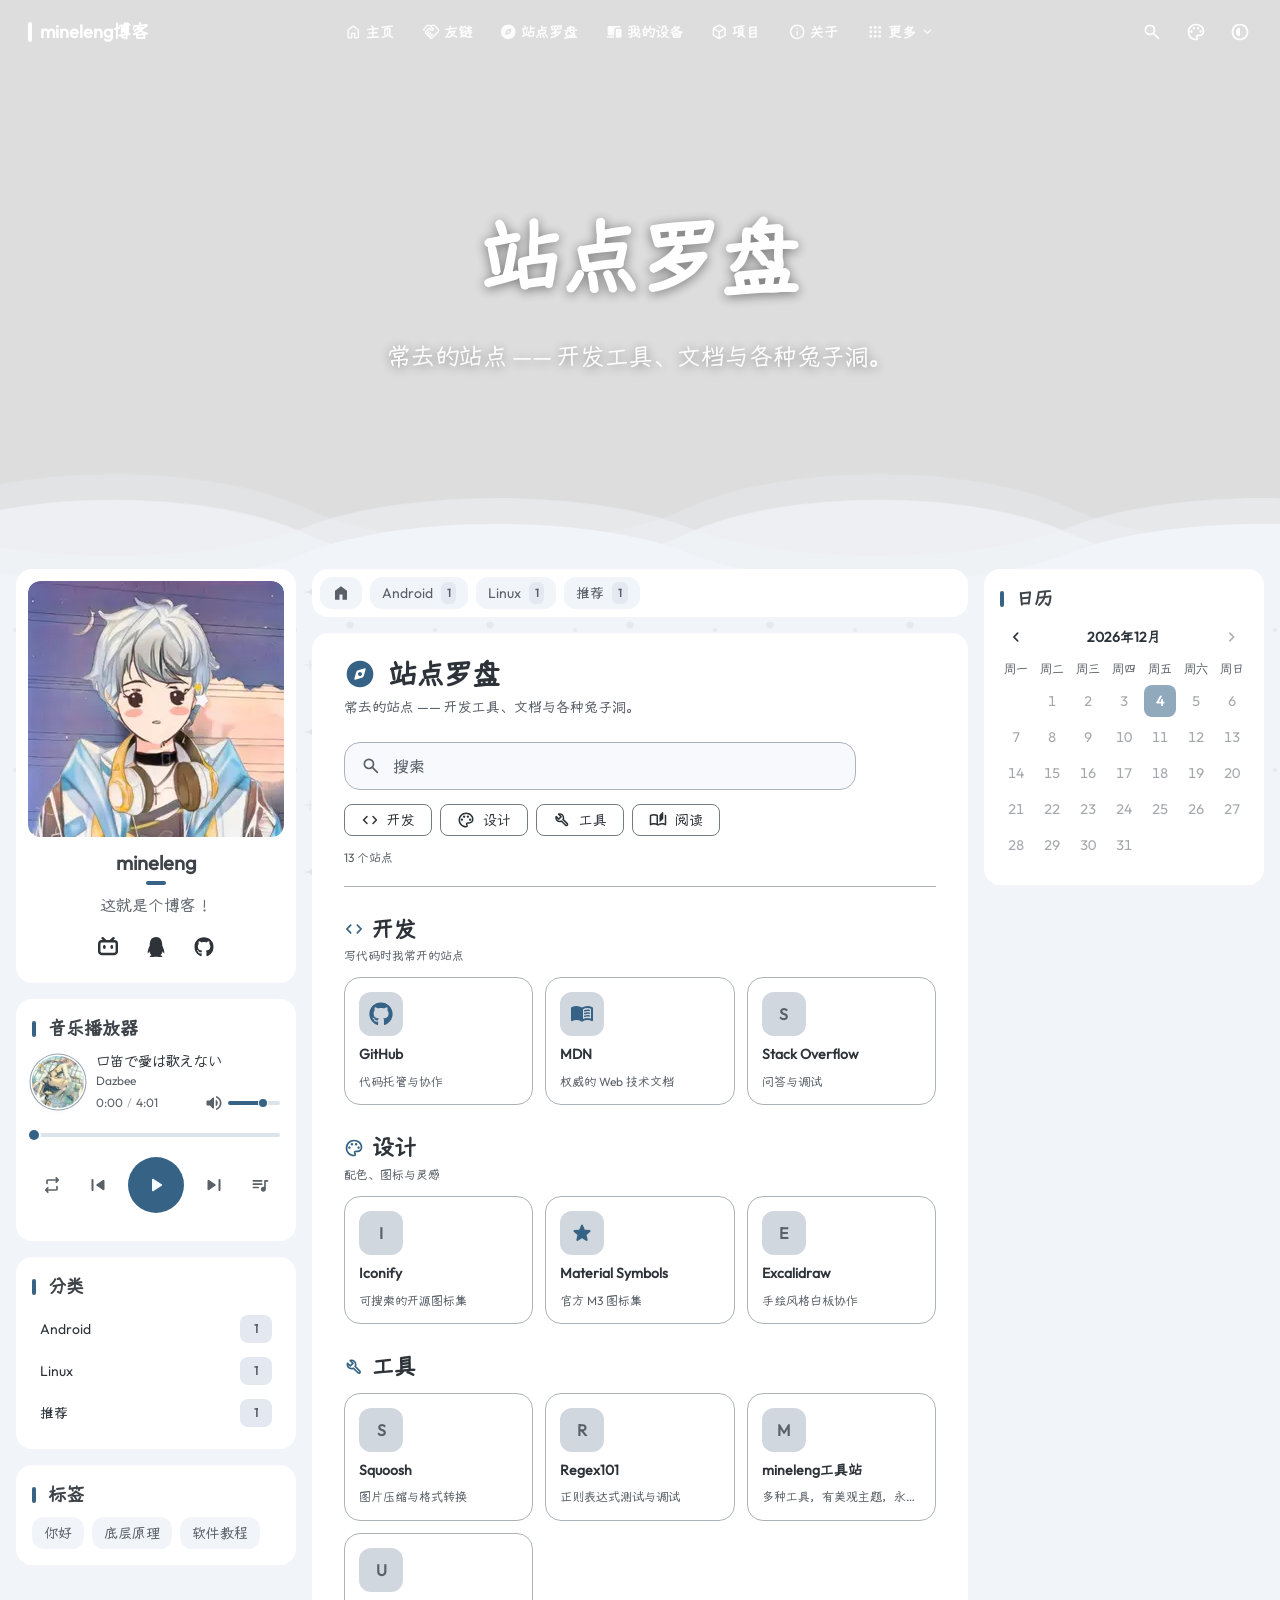
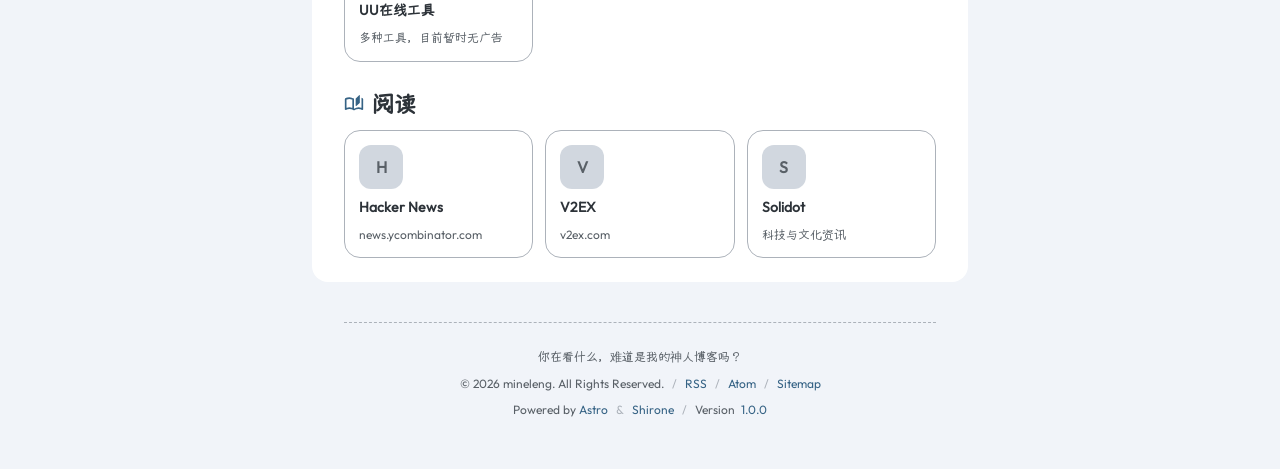
<file: compass/index.html>
<!DOCTYPE html><html lang="zh-CN" class="bg-[var(--page-bg)] transition text-[14px] md:text-[16px]" style="--configHue: 245;--page-width: 96rem;--banner-height-home: 65vh;--banner-height: 35vh;--banner-panel-overlap: 1rem;" data-astro-cid-ju4pidww><head><style>@layer properties, theme, base, components, utilities;</style><title>站点罗盘 - mineleng博客</title><meta charset="UTF-8"><meta name="description" content="常去的站点 —— 开发工具、文档与各种兔子洞。"><meta name="author" content="mineleng"><meta property="og:site_name" content="mineleng博客"><meta property="og:url" content="https://mcleng.cn/compass/"><meta property="og:title" content="站点罗盘 - mineleng博客"><meta property="og:description" content="常去的站点 —— 开发工具、文档与各种兔子洞。"><meta property="og:image" content="https://mcleng.cn/_astro/1.BYNc7uBQ.webp"><meta property="og:type" content="website"><meta name="twitter:card" content="summary_large_image"><meta property="twitter:url" content="https://mcleng.cn/compass/"><meta name="twitter:title" content="站点罗盘 - mineleng博客"><meta name="twitter:description" content="常去的站点 —— 开发工具、文档与各种兔子洞。"><meta name="twitter:image" content="https://mcleng.cn/_astro/1.BYNc7uBQ.webp"><meta name="viewport" content="width=device-width"><meta name="generator" content="Astro v7.2.6"><style>:root {
	--font-body: "Outfit";
	--font-cjk: "Yozai Medium";
	--m3e-font-mono-family: "JetBrains Mono";
}</style><style>/* ============================================================
   Shirone M3E 页面背景纹理系统（Ambient Texture & Pattern System）
   纯 CSS 与内联矢量 SVG Data URI 渲染，零外部请求，M3E 动态取色
   ============================================================ */

:root {
	--texture-opacity: 0.12;
}

#m3e-texture-canvas {
	position: fixed;
	inset: 0;
	pointer-events: none;
	z-index: -20;
	opacity: var(--texture-opacity, 0.12);
	will-change: opacity, transform;
	transform: translateZ(0);
	transition: opacity var(--m3e-duration-long, 400ms) var(--m3e-easing-standard, cubic-bezier(0.2, 0, 0, 1));
}

/* 00. None (纯色无纹理：完全脱离渲染树，0 绘制与渲染开销) */
html[data-texture-preset="none"] #m3e-texture-canvas {
	display: none !important;
	opacity: 0 !important;
	background: none !important;
	-webkit-mask-image: none !important;
	mask-image: none !important;
	animation: none !important;
	pointer-events: none !important;
}

/* 01. Starlight (二次元星芒与呼吸微光) */
html[data-texture-preset="starlight"] #m3e-texture-canvas {
	background: linear-gradient(135deg, var(--primary) 0%, var(--secondary) 50%, var(--tertiary) 100%);
	-webkit-mask-image: url("data:image/svg+xml,%3Csvg xmlns='http://www.w3.org/2000/svg' width='140' height='140' viewBox='0 0 140 140'%3E%3Cpath d='M35 20 Q35 32 23 32 Q35 32 35 44 Q35 32 47 32 Q35 32 35 20 Z' fill='black' opacity='0.9'/%3E%3Cpath d='M105 85 Q105 93 97 93 Q105 93 105 101 Q105 93 113 93 Q105 93 105 85 Z' fill='black' opacity='0.75'/%3E%3Cpath d='M95 30 L95 42 M89 36 L101 36' stroke='black' stroke-width='1.5' stroke-linecap='round' opacity='0.8'/%3E%3Cpath d='M30 100 L30 110 M25 105 L35 105' stroke='black' stroke-width='1.2' stroke-linecap='round' opacity='0.7'/%3E%3Ccircle cx='70' cy='65' r='3.5' fill='black' opacity='0.6'/%3E%3Ccircle cx='120' cy='25' r='2' fill='black' opacity='0.5'/%3E%3Ccircle cx='15' cy='70' r='2' fill='black' opacity='0.5'/%3E%3Ccircle cx='60' cy='125' r='2.5' fill='black' opacity='0.5'/%3E%3C/svg%3E");
	mask-image: url("data:image/svg+xml,%3Csvg xmlns='http://www.w3.org/2000/svg' width='140' height='140' viewBox='0 0 140 140'%3E%3Cpath d='M35 20 Q35 32 23 32 Q35 32 35 44 Q35 32 47 32 Q35 32 35 20 Z' fill='black' opacity='0.9'/%3E%3Cpath d='M105 85 Q105 93 97 93 Q105 93 105 101 Q105 93 113 93 Q105 93 105 85 Z' fill='black' opacity='0.75'/%3E%3Cpath d='M95 30 L95 42 M89 36 L101 36' stroke='black' stroke-width='1.5' stroke-linecap='round' opacity='0.8'/%3E%3Cpath d='M30 100 L30 110 M25 105 L35 105' stroke='black' stroke-width='1.2' stroke-linecap='round' opacity='0.7'/%3E%3Ccircle cx='70' cy='65' r='3.5' fill='black' opacity='0.6'/%3E%3Ccircle cx='120' cy='25' r='2' fill='black' opacity='0.5'/%3E%3Ccircle cx='15' cy='70' r='2' fill='black' opacity='0.5'/%3E%3Ccircle cx='60' cy='125' r='2.5' fill='black' opacity='0.5'/%3E%3C/svg%3E");
	-webkit-mask-size: 140px 140px;
	mask-size: 140px 140px;
	-webkit-mask-repeat: repeat;
	mask-repeat: repeat;
	animation: m3e-texture-starlight-float 16s ease-in-out infinite;
}

/* 02. Cyber Dots (极客点阵与准星) */
html[data-texture-preset="cyber-dots"] #m3e-texture-canvas {
	background: linear-gradient(135deg, var(--primary), var(--secondary));
	-webkit-mask-image: url("data:image/svg+xml,%3Csvg xmlns='http://www.w3.org/2000/svg' width='48' height='48' viewBox='0 0 48 48'%3E%3Ccircle cx='12' cy='12' r='1.2' fill='black'/%3E%3Ccircle cx='36' cy='12' r='1.2' fill='black'/%3E%3Ccircle cx='12' cy='36' r='1.2' fill='black'/%3E%3Ccircle cx='36' cy='36' r='1.2' fill='black'/%3E%3Cpath d='M24 20v8M20 24h8' stroke='black' stroke-width='0.8'/%3E%3Cpath d='M44 4h-4v4M4 44h4v-4' stroke='black' stroke-width='0.8' fill='none' opacity='0.6'/%3E%3C/svg%3E");
	mask-image: url("data:image/svg+xml,%3Csvg xmlns='http://www.w3.org/2000/svg' width='48' height='48' viewBox='0 0 48 48'%3E%3Ccircle cx='12' cy='12' r='1.2' fill='black'/%3E%3Ccircle cx='36' cy='12' r='1.2' fill='black'/%3E%3Ccircle cx='12' cy='36' r='1.2' fill='black'/%3E%3Ccircle cx='36' cy='36' r='1.2' fill='black'/%3E%3Cpath d='M24 20v8M20 24h8' stroke='black' stroke-width='0.8'/%3E%3Cpath d='M44 4h-4v4M4 44h4v-4' stroke='black' stroke-width='0.8' fill='none' opacity='0.6'/%3E%3C/svg%3E");
	-webkit-mask-size: 48px 48px;
	mask-size: 48px 48px;
	-webkit-mask-repeat: repeat;
	mask-repeat: repeat;
}

/* 03. Topography (流光等高线波纹) */
html[data-texture-preset="topography"] #m3e-texture-canvas {
	background: linear-gradient(180deg, var(--secondary), var(--tertiary));
	-webkit-mask-image: url("data:image/svg+xml,%3Csvg xmlns='http://www.w3.org/2000/svg' width='240' height='240' viewBox='0 0 240 240'%3E%3Cpath d='M0 40 Q60 10 120 40 T240 40 M0 80 Q60 50 120 80 T240 80 M0 120 Q60 90 120 120 T240 120 M0 160 Q60 130 120 160 T240 160 M0 200 Q60 170 120 200 T240 200' fill='none' stroke='black' stroke-width='1.2' opacity='0.7' stroke-dasharray='4 4'/%3E%3Cpath d='M0 60 Q60 90 120 60 T240 60 M0 100 Q60 130 120 100 T240 100 M0 140 Q60 170 120 140 T240 140 M0 180 Q60 210 120 180 T240 180 M0 220 Q60 250 120 220 T240 220' fill='none' stroke='black' stroke-width='1.2' opacity='0.85'/%3E%3C/svg%3E");
	mask-image: url("data:image/svg+xml,%3Csvg xmlns='http://www.w3.org/2000/svg' width='240' height='240' viewBox='0 0 240 240'%3E%3Cpath d='M0 40 Q60 10 120 40 T240 40 M0 80 Q60 50 120 80 T240 80 M0 120 Q60 90 120 120 T240 120 M0 160 Q60 130 120 160 T240 160 M0 200 Q60 170 120 200 T240 200' fill='none' stroke='black' stroke-width='1.2' opacity='0.7' stroke-dasharray='4 4'/%3E%3Cpath d='M0 60 Q60 90 120 60 T240 60 M0 100 Q60 130 120 100 T240 100 M0 140 Q60 170 120 140 T240 140 M0 180 Q60 210 120 180 T240 180 M0 220 Q60 250 120 220 T240 220' fill='none' stroke='black' stroke-width='1.2' opacity='0.85'/%3E%3C/svg%3E");
	-webkit-mask-size: 240px 240px;
	mask-size: 240px 240px;
	-webkit-mask-repeat: repeat;
	mask-repeat: repeat;
	animation: m3e-texture-topography-flow 32s linear infinite;
}

/* 04. Geometric (M3E 几何晶体与折纸) */
html[data-texture-preset="geometric"] #m3e-texture-canvas {
	background: linear-gradient(135deg, var(--primary), var(--tertiary));
	-webkit-mask-image: url("data:image/svg+xml,%3Csvg xmlns='http://www.w3.org/2000/svg' width='160' height='160' viewBox='0 0 160 160'%3E%3Cpolygon points='80,10 150,80 80,150 10,80' fill='none' stroke='black' stroke-width='1.5' opacity='0.9'/%3E%3Ccircle cx='80' cy='80' r='26' fill='black' opacity='0.4'/%3E%3Cpolygon points='0,0 80,0 0,80' fill='black' opacity='0.25'/%3E%3Cpolygon points='160,0 80,0 160,80' fill='black' opacity='0.25'/%3E%3Cpolygon points='0,160 80,160 0,80' fill='black' opacity='0.25'/%3E%3Cpolygon points='160,160 80,160 160,80' fill='black' opacity='0.25'/%3E%3Ccircle cx='0' cy='80' r='12' fill='none' stroke='black' stroke-width='1.2' opacity='0.6'/%3E%3Ccircle cx='160' cy='80' r='12' fill='none' stroke='black' stroke-width='1.2' opacity='0.6'/%3E%3C/svg%3E");
	mask-image: url("data:image/svg+xml,%3Csvg xmlns='http://www.w3.org/2000/svg' width='160' height='160' viewBox='0 0 160 160'%3E%3Cpolygon points='80,10 150,80 80,150 10,80' fill='none' stroke='black' stroke-width='1.5' opacity='0.9'/%3E%3Ccircle cx='80' cy='80' r='26' fill='black' opacity='0.4'/%3E%3Cpolygon points='0,0 80,0 0,80' fill='black' opacity='0.25'/%3E%3Cpolygon points='160,0 80,0 160,80' fill='black' opacity='0.25'/%3E%3Cpolygon points='0,160 80,160 0,80' fill='black' opacity='0.25'/%3E%3Cpolygon points='160,160 80,160 160,80' fill='black' opacity='0.25'/%3E%3Ccircle cx='0' cy='80' r='12' fill='none' stroke='black' stroke-width='1.2' opacity='0.6'/%3E%3Ccircle cx='160' cy='80' r='12' fill='none' stroke='black' stroke-width='1.2' opacity='0.6'/%3E%3C/svg%3E");
	-webkit-mask-size: 160px 160px;
	mask-size: 160px 160px;
	-webkit-mask-repeat: repeat;
	mask-repeat: repeat;
}

/* 05. Sakura Petals (落樱微瓣) */
html[data-texture-preset="sakura"] #m3e-texture-canvas {
	background: linear-gradient(135deg, var(--secondary) 0%, var(--primary) 100%);
	-webkit-mask-image: url("data:image/svg+xml,%3Csvg xmlns='http://www.w3.org/2000/svg' width='180' height='180' viewBox='0 0 180 180'%3E%3Cg transform='translate(35, 30) rotate(25) scale(0.85)'%3E%3Cpath d='M 0 0 C -5 -8 -8 -16 -3 -22 C -1 -24 0 -22.5 0 -21 C 0 -22.5 1 -24 3 -22 C 8 -16 5 -8 0 0 Z' fill='black' opacity='0.85'/%3E%3C/g%3E%3Cg transform='translate(130, 45) rotate(-40) scale(0.7)'%3E%3Cpath d='M 0 0 C -5 -8 -8 -16 -3 -22 C -1 -24 0 -22.5 0 -21 C 0 -22.5 1 -24 3 -22 C 8 -16 5 -8 0 0 Z' fill='black' opacity='0.7'/%3E%3C/g%3E%3Cg transform='translate(85, 115) rotate(70) scale(0.95)'%3E%3Cpath d='M 0 0 C -5 -8 -8 -16 -3 -22 C -1 -24 0 -22.5 0 -21 C 0 -22.5 1 -24 3 -22 C 8 -16 5 -8 0 0 Z' fill='black' opacity='0.9'/%3E%3C/g%3E%3Cg transform='translate(155, 140) rotate(-15) scale(0.6)'%3E%3Cpath d='M 0 0 C -5 -8 -8 -16 -3 -22 C -1 -24 0 -22.5 0 -21 C 0 -22.5 1 -24 3 -22 C 8 -16 5 -8 0 0 Z' fill='black' opacity='0.65'/%3E%3C/g%3E%3Cg transform='translate(25, 145) rotate(-75) scale(0.75)'%3E%3Cpath d='M 0 0 C -5 -8 -8 -16 -3 -22 C -1 -24 0 -22.5 0 -21 C 0 -22.5 1 -24 3 -22 C 8 -16 5 -8 0 0 Z' fill='black' opacity='0.75'/%3E%3C/g%3E%3Ccircle cx='95' cy='35' r='1.5' fill='black' opacity='0.4'/%3E%3Ccircle cx='140' cy='95' r='1.2' fill='black' opacity='0.4'/%3E%3Ccircle cx='55' cy='90' r='1.5' fill='black' opacity='0.4'/%3E%3C/svg%3E");
	mask-image: url("data:image/svg+xml,%3Csvg xmlns='http://www.w3.org/2000/svg' width='180' height='180' viewBox='0 0 180 180'%3E%3Cg transform='translate(35, 30) rotate(25) scale(0.85)'%3E%3Cpath d='M 0 0 C -5 -8 -8 -16 -3 -22 C -1 -24 0 -22.5 0 -21 C 0 -22.5 1 -24 3 -22 C 8 -16 5 -8 0 0 Z' fill='black' opacity='0.85'/%3E%3C/g%3E%3Cg transform='translate(130, 45) rotate(-40) scale(0.7)'%3E%3Cpath d='M 0 0 C -5 -8 -8 -16 -3 -22 C -1 -24 0 -22.5 0 -21 C 0 -22.5 1 -24 3 -22 C 8 -16 5 -8 0 0 Z' fill='black' opacity='0.7'/%3E%3C/g%3E%3Cg transform='translate(85, 115) rotate(70) scale(0.95)'%3E%3Cpath d='M 0 0 C -5 -8 -8 -16 -3 -22 C -1 -24 0 -22.5 0 -21 C 0 -22.5 1 -24 3 -22 C 8 -16 5 -8 0 0 Z' fill='black' opacity='0.9'/%3E%3C/g%3E%3Cg transform='translate(155, 140) rotate(-15) scale(0.6)'%3E%3Cpath d='M 0 0 C -5 -8 -8 -16 -3 -22 C -1 -24 0 -22.5 0 -21 C 0 -22.5 1 -24 3 -22 C 8 -16 5 -8 0 0 Z' fill='black' opacity='0.65'/%3E%3C/g%3E%3Cg transform='translate(25, 145) rotate(-75) scale(0.75)'%3E%3Cpath d='M 0 0 C -5 -8 -8 -16 -3 -22 C -1 -24 0 -22.5 0 -21 C 0 -22.5 1 -24 3 -22 C 8 -16 5 -8 0 0 Z' fill='black' opacity='0.75'/%3E%3C/g%3E%3Ccircle cx='95' cy='35' r='1.5' fill='black' opacity='0.4'/%3E%3Ccircle cx='140' cy='95' r='1.2' fill='black' opacity='0.4'/%3E%3Ccircle cx='55' cy='90' r='1.5' fill='black' opacity='0.4'/%3E%3C/svg%3E");
	-webkit-mask-size: 180px 180px;
	mask-size: 180px 180px;
	-webkit-mask-repeat: repeat;
	mask-repeat: repeat;
	animation: m3e-texture-sakura-fall 28s linear infinite;
}

/* 动效关键帧 */
@keyframes m3e-texture-starlight-float {
	0%, 100% {
		-webkit-mask-position: 0px 0px;
		mask-position: 0px 0px;
	}
	50% {
		-webkit-mask-position: 14px -18px;
		mask-position: 14px -18px;
	}
}

@keyframes m3e-texture-topography-flow {
	0% {
		-webkit-mask-position: 0px 0px;
		mask-position: 0px 0px;
	}
	100% {
		-webkit-mask-position: 240px 0px;
		mask-position: 240px 0px;
	}
}

@keyframes m3e-texture-sakura-fall {
	0% {
		-webkit-mask-position: 0px 0px;
		mask-position: 0px 0px;
	}
	100% {
		-webkit-mask-position: 180px 180px;
		mask-position: 180px 180px;
	}
}

/* Reduced Motion 动效降级 */
@media (prefers-reduced-motion: reduce) {
	#m3e-texture-canvas {
		animation: none !important;
	}
}

html.motion-reduced #m3e-texture-canvas {
	animation: none !important;
}
</style><style>@font-face{font-family:Outfit-8b10f21ee7afb56d;src:url("/_astro/fonts/14637153c8739868.woff2") format("woff2");font-display:swap;unicode-range:U+0000-00FF,U+0131,U+0152-0153,U+02BB-02BC,U+02C6,U+02DA,U+02DC,U+0304,U+0308,U+0329,U+2000-206F,U+20AC,U+2122,U+2191,U+2193,U+2212,U+2215,U+FEFF,U+FFFD;font-weight:400;font-style:normal;}:root{--font-body:Outfit-8b10f21ee7afb56d;}</style><style>@font-face{font-family:"Yozai Medium-2795006b8a09caeb";src:url("/_astro/fonts/6fb92930fb400bca.woff2") format("woff2");font-display:swap;font-weight:500;font-style:normal;}:root{--font-cjk:"Yozai Medium-2795006b8a09caeb";}</style><style>@font-face{font-family:"JetBrains Mono-ac9d1c33515fb79d";src:url("/_astro/fonts/cc5f60fd46e42cc9.woff2") format("woff2");font-display:swap;unicode-range:U+0000-00FF,U+0131,U+0152-0153,U+02BB-02BC,U+02C6,U+02DA,U+02DC,U+0304,U+0308,U+0329,U+2000-206F,U+20AC,U+2122,U+2191,U+2193,U+2212,U+2215,U+FEFF,U+FFFD;font-weight:400;font-style:normal;}@font-face{font-family:"JetBrains Mono-ac9d1c33515fb79d";src:url("/_astro/fonts/9161ee1cbda9cef9.woff2") format("woff2");font-display:swap;unicode-range:U+0000-00FF,U+0131,U+0152-0153,U+02BB-02BC,U+02C6,U+02DA,U+02DC,U+0304,U+0308,U+0329,U+2000-206F,U+20AC,U+2122,U+2191,U+2193,U+2212,U+2215,U+FEFF,U+FFFD;font-weight:400;font-style:italic;}@font-face{font-family:"JetBrains Mono-ac9d1c33515fb79d fallback: Arial";src:local("Arial");font-display:swap;font-weight:400;font-style:normal;size-adjust:134.5893%;ascent-override:75.7861%;descent-override:22.29%;line-gap-override:0%;}@font-face{font-family:"JetBrains Mono-ac9d1c33515fb79d fallback: Arial";src:local("Arial");font-display:swap;font-weight:400;font-style:italic;size-adjust:134.5893%;ascent-override:75.7861%;descent-override:22.29%;line-gap-override:0%;}:root{--font-mono:"JetBrains Mono-ac9d1c33515fb79d","JetBrains Mono-ac9d1c33515fb79d fallback: Arial",sans-serif;}</style><link rel="icon" href="/logo/icon.webp"><script>(function(){const DEFAULT_THEME = "auto";
const LIGHT_MODE = "light";
const DARK_MODE = "dark";
const AUTO_MODE = "auto";
const BANNER_HEIGHT_EXTEND = 30;
const configHue = 245;
const lightTheme = "github-light";
const darkTheme = "github-dark";
const defaultWallpaperMode = "banner";
const defaultTexturePreset = "starlight";
const defaultTextureOpacity = 0.12;
const textureEnabled = true;

			const theme = localStorage.getItem('theme') || DEFAULT_THEME;
			let isDark = false;
			switch (theme) {
				case LIGHT_MODE:
					document.documentElement.classList.remove('dark');
					break
				case DARK_MODE:
					document.documentElement.classList.add('dark');
					isDark = true;
					break
				case AUTO_MODE:
					if (window.matchMedia('(prefers-color-scheme: dark)').matches) {
						document.documentElement.classList.add('dark');
						isDark = true;
					} else {
						document.documentElement.classList.remove('dark');
					}
			}

			document.documentElement.setAttribute('data-theme', isDark ? darkTheme : lightTheme);
			const hue = localStorage.getItem('hue') || configHue;
			document.documentElement.style.setProperty('--hue', hue);
			if (localStorage.getItem('mc-motion') === 'reduced') {
				document.documentElement.classList.add('motion-reduced');
			}
			const storedWallpaperMode = localStorage.getItem('wallpaper-mode');
			const wallpaperMode = storedWallpaperMode === 'banner' || storedWallpaperMode === 'none'
				? storedWallpaperMode
				: defaultWallpaperMode;
			document.documentElement.dataset.wallpaperMode = wallpaperMode;

			if (textureEnabled) {
				const storedTexturePreset = localStorage.getItem('texture-preset');
				const validPresets = ['none', 'starlight', 'cyber-dots', 'topography', 'geometric', 'sakura'];
				const texturePreset = storedTexturePreset && validPresets.includes(storedTexturePreset)
					? storedTexturePreset
					: defaultTexturePreset;
				document.documentElement.dataset.texturePreset = texturePreset;
				const storedTextureOpacity = localStorage.getItem('texture-opacity');
				const textureOpacity = storedTextureOpacity ? parseFloat(storedTextureOpacity) : defaultTextureOpacity;
				if (!isNaN(textureOpacity)) {
					document.documentElement.style.setProperty('--texture-opacity', String(textureOpacity));
				}
			}

			let offset = Math.floor(window.innerHeight * (BANNER_HEIGHT_EXTEND / 100));
			offset = offset - offset % 4;
			document.documentElement.style.setProperty('--banner-height-extend', `${offset}px`);
		})();</script><link rel="alternate" type="application/rss+xml" title="mineleng" href="https://mcleng.cn/rss.xml"><link rel="alternate" type="application/atom+xml" title="mineleng" href="https://mcleng.cn/atom.xml"><style>.m3-chips.svelte-nuk858{display:flex;flex-wrap:wrap;gap:var(--m3e-chip-gap, .5rem)}.m3-chip.svelte-nuk858{display:inline-flex;align-items:center;box-sizing:border-box;height:2rem;gap:.5rem;padding:0 1rem;border:1px solid var(--outline);border-radius:var(--shape-corner-s);background:transparent;color:var(--on-surface);font:var(--m3e-type-label-large);cursor:pointer;user-select:none;--m3e-state-color: var(--on-surface)}.m3-chip--disabled.svelte-nuk858{opacity:.38;pointer-events:none}.m3-chip__icon.svelte-nuk858,.m3-chip__remove.svelte-nuk858{display:inline-flex;align-items:center;justify-content:center;flex-shrink:0}.m3-chip__icon.svelte-nuk858>svg,.m3-chip__remove.svelte-nuk858>svg{width:18px;height:18px}.m3-chip__avatar.svelte-nuk858{width:1.5rem;height:1.5rem;border-radius:var(--shape-corner-full);object-fit:cover;flex-shrink:0}.m3-chip--assist.svelte-nuk858{color:var(--on-surface);--m3e-state-color: var(--on-surface)}.m3-chip--assist.svelte-nuk858 .m3-chip__icon:where(.svelte-nuk858){color:var(--primary)}.m3-chip--suggestion.svelte-nuk858{color:var(--on-surface-variant);--m3e-state-color: var(--on-surface-variant)}.m3-chip--suggestion.svelte-nuk858 .m3-chip__icon:where(.svelte-nuk858){color:var(--primary)}.m3-chip--filter.m3-chip--selected.svelte-nuk858,.m3-chip--input.m3-chip--selected.svelte-nuk858{background:var(--secondary-container);color:var(--on-secondary-container);border-color:transparent;--m3e-state-color: var(--on-secondary-container)}.m3-chip--filter.m3-chip--selected.svelte-nuk858 .m3-chip__icon:where(.svelte-nuk858),.m3-chip--input.m3-chip--selected.svelte-nuk858 .m3-chip__icon:where(.svelte-nuk858){color:var(--on-secondary-container)}.m3-chip--input.svelte-nuk858{padding:0 .25rem 0 1rem}.m3-chip--input.svelte-nuk858 .m3-chip__icon:where(.svelte-nuk858){color:var(--on-surface-variant)}.m3-chip--input.m3-chip--selected.svelte-nuk858 .m3-chip__icon:where(.svelte-nuk858){color:var(--on-secondary-container)}.m3-chip__action.svelte-nuk858{display:inline-flex;align-items:center;gap:.5rem;height:100%;padding:0;border:none;background:transparent;color:inherit;font:inherit;cursor:pointer}.m3-chip__remove.svelte-nuk858{width:1.5rem;height:1.5rem;padding:0;border:none;border-radius:var(--shape-corner-full);background:transparent;color:var(--on-surface-variant);cursor:pointer;transition:background-color var(--m3e-duration-short) var(--m3e-easing-standard)}.m3-chip__remove.svelte-nuk858:hover{background:color-mix(in srgb,var(--on-surface-variant) 8%,transparent)}.m3-chip__remove.svelte-nuk858:active{background:color-mix(in srgb,var(--on-surface-variant) 12%,transparent)}.page-header.svelte-txw2p{margin-bottom:1.5rem}.page-header__title-row.svelte-txw2p{display:flex;align-items:center;gap:.75rem}.page-header__icon.svelte-txw2p{display:inline-flex;flex-shrink:0;color:var(--primary)}.page-header__icon.svelte-txw2p>svg{width:2rem;height:2rem}.page-header__title.svelte-txw2p{margin:0;color:var(--on-surface);font:var(--m3e-type-headline-medium);font-weight:700;line-height:1.2}.page-header__subtitle.svelte-txw2p{margin:.375rem 0 0;color:var(--on-surface-variant);font:var(--m3e-type-body-medium);line-height:1.5}
</style><link rel="stylesheet" href="/_astro/fancybox.y3Ble-Pa.css"><style>.fancybox__container{--fancybox-bg: rgba(0, 0, 0, .88);--fancybox-thumbs-width: 56px;--fancybox-thumbs-ratio: 1;--fancybox-thumbs-border-radius: .75rem}.fancybox__toolbar{background:linear-gradient(to bottom,rgba(0,0,0,.5),transparent);padding:.5rem;backdrop-filter:blur(6px)}.fancybox__caption{background:linear-gradient(to top,rgba(0,0,0,.7),transparent);color:#fff;font-size:.9rem;padding:1rem;text-align:center;backdrop-filter:blur(6px);margin:0 1rem 1rem}.fancybox__thumbs{background:#0009;padding:4px;border-radius:.75rem;backdrop-filter:blur(6px)}.fancybox__thumb{border-radius:.5rem;overflow:hidden;border:2px solid transparent;transition:all .2s ease}.fancybox__thumb:hover{border-color:#ffffff80;transform:scale(1.05)}.fancybox__thumb.is-active{border-color:#fff}.fancybox__button{background:#0006;border-radius:.75rem;width:48px;height:48px;display:flex;align-items:center;justify-content:center;transition:all .2s ease;backdrop-filter:blur(4px)}.fancybox__button:hover{background:#0000008c}.fancybox__button:active{background:#000000a6;transform:scale(.92)}.fancybox__nav .carousel__button{width:48px;height:48px;border-radius:.75rem}.fancybox__infobar{color:#fff;font-size:.9rem;padding:0 8px;opacity:.85}@media(width<768px){.fancybox__toolbar{padding:.25rem}.fancybox__button{width:40px;height:40px;border-radius:.5rem}.fancybox__caption{font-size:.85rem;padding:.5rem;margin:0 .5rem .5rem}}@media(width<480px){.fancybox__button{width:36px;height:36px}.fancybox__caption{font-size:.8rem}}
.m3-text-field.svelte-8emb17{position:relative;display:flex;align-items:center;gap:.75rem;width:100%;min-width:0;height:3rem;box-sizing:border-box;color:var(--on-surface);font:var(--m3e-type-body-large);transition:background-color var(--m3e-duration-short) var(--m3e-easing-standard),border-color var(--m3e-duration-short) var(--m3e-easing-standard)}.m3-text-field--filled.svelte-8emb17{padding:0 1rem;border-radius:var(--shape-corner-m);background:var(--surface-container-high)}.m3-text-field--filled.svelte-8emb17:hover{background:color-mix(in oklab,var(--on-surface) 12%,var(--surface-container-high))}.m3-text-field--filled.svelte-8emb17:focus-within{background:color-mix(in oklab,var(--on-surface) 16%,var(--surface-container-high))}.m3-text-field--outlined.svelte-8emb17{padding:0 1rem;border-radius:var(--shape-corner-xs);border:1px solid var(--outline-variant);background:var(--surface)}.m3-text-field--outlined.svelte-8emb17:hover{border-color:var(--outline)}.m3-text-field--outlined.svelte-8emb17:focus-within{border-color:var(--primary);border-width:2px}.m3-text-field--error.m3-text-field--filled.svelte-8emb17 .m3-text-field__underline:where(.svelte-8emb17){opacity:1;transform:scaleX(1);background:var(--error)}.m3-text-field--error.m3-text-field--outlined.svelte-8emb17{border-color:var(--error);border-width:2px}.m3-text-field--error.m3-text-field--outlined.svelte-8emb17:hover{border-color:var(--error)}.m3-text-field__icon.svelte-8emb17,.m3-text-field__trailing.svelte-8emb17{display:flex;align-items:center;flex:none;color:var(--on-surface-variant);font-size:1.25rem;line-height:1}.m3-text-field__icon.svelte-8emb17:empty,.m3-text-field__trailing.svelte-8emb17:empty{display:none}.m3-text-field__field.svelte-8emb17{position:relative;flex:1;min-width:0;display:flex;align-items:center;height:100%}.m3-text-field.svelte-8emb17 input:where(.svelte-8emb17){width:100%;flex:1;min-width:0;background:transparent;border:none;outline:none;color:var(--on-surface);caret-color:var(--primary);font:inherit}.m3-text-field.svelte-8emb17 input:where(.svelte-8emb17)::placeholder{color:var(--on-surface-variant)}.m3-text-field.svelte-8emb17 input:where(.svelte-8emb17):disabled{cursor:not-allowed}.m3-text-field.svelte-8emb17:has(input:where(.svelte-8emb17):disabled){opacity:.38;pointer-events:none}.m3-text-field__label.svelte-8emb17{position:absolute;left:0;top:50%;transform:translateY(-50%);font:var(--m3e-type-body-large);color:var(--on-surface-variant);pointer-events:none;transition:all var(--m3e-duration-short) var(--m3e-easing-standard)}.m3-text-field__label--float.svelte-8emb17{top:0;transform:none;font:var(--m3e-type-body-small);color:var(--primary)}.m3-text-field--error.svelte-8emb17 .m3-text-field__label--float:where(.svelte-8emb17){color:var(--error)}.m3-text-field__underline.svelte-8emb17{position:absolute;left:.5rem;right:.5rem;bottom:.25rem;height:2px;border-radius:var(--shape-corner-full);background:var(--primary);opacity:0;transform:scaleX(.5);transition:opacity var(--m3e-duration-short) var(--m3e-easing-standard),transform var(--m3e-duration-short) var(--m3e-easing-emphasized-decelerate)}.m3-text-field--filled.svelte-8emb17 .m3-text-field__underline:where(.svelte-8emb17){display:block}.m3-text-field--filled.svelte-8emb17:focus-within .m3-text-field__underline:where(.svelte-8emb17){opacity:1;transform:scaleX(1)}.m3-text-field__error.svelte-8emb17{position:absolute;top:100%;left:1rem;margin-top:4px;font:var(--m3e-type-label-small);color:var(--error)}
.m3-loading.svelte-di80dd{position:relative;display:inline-flex;align-items:center;justify-content:center;width:var(--m3-loading-size, 48px);height:var(--m3-loading-size, 48px);flex-shrink:0}.m3-loading--contained.svelte-di80dd{border-radius:50%;background:var(--m3-loading-bg, var(--primary-container));overflow:hidden}.m3-loading__indicator.svelte-di80dd{display:block;width:100%;height:100%}
</style><link rel="stylesheet" href="/_astro/MainGridLayout.CAM2ymMN.css"><link rel="stylesheet" href="/_astro/compass.Baa21tt0.css"><link rel="stylesheet" href="/_astro/Tooltip._NvNHrWy.css"><link rel="stylesheet" href="/_astro/DisplaySettings.BTmwK3Nc.css"><link rel="stylesheet" href="/_astro/IconButton.DsMIB3T_.css"><style>.m3-menu.svelte-6w7hgd{min-width:7rem;max-width:17.5rem;width:max-content;padding:.5rem .25rem;border-radius:var(--shape-corner-xs);background:var(--surface-container-low);box-shadow:var(--m3e-elevation-2);max-height:20rem;overflow-y:auto;transform-origin:var(--menu-origin, top center);transform:scale(1);transition:opacity var(--m3e-duration-short) var(--m3e-easing-standard),transform var(--m3e-duration-medium) var(--m3e-easing-emphasized-decelerate),visibility var(--m3e-duration-medium)}.m3-menu.closed.svelte-6w7hgd{visibility:hidden;opacity:0;transform:scale(.8);pointer-events:none;transition:opacity var(--m3e-duration-short) var(--m3e-easing-standard),transform var(--m3e-duration-short) var(--m3e-easing-emphasized-accelerate),visibility var(--m3e-duration-short)}.m3-menu.svelte-6w7hgd .m3-menu-item{display:flex;align-items:center;gap:.75rem;width:100%;min-height:3rem;padding:0 .75rem;border:none;border-radius:var(--shape-corner-s);background:transparent;color:var(--on-surface);font:var(--m3e-type-label-large);text-align:left;white-space:nowrap;overflow:hidden;text-overflow:ellipsis;cursor:pointer;transition:background-color var(--m3e-duration-short) var(--m3e-easing-standard)}.m3-menu.svelte-6w7hgd .m3-menu-item:not(.m3-state-layer):hover{background:color-mix(in oklab,var(--on-surface) 8%,transparent)}.m3-menu.svelte-6w7hgd .m3-menu-item:focus-visible{outline:2px solid var(--primary);outline-offset:-2px}.m3-menu.svelte-6w7hgd .m3-menu-item.selected,.m3-menu.svelte-6w7hgd .m3-menu-item.checked{background:var(--tertiary-container);color:var(--on-tertiary-container)}.m3-menu.svelte-6w7hgd .m3-menu-item__check{transform:scaleX(0);opacity:0;transition:transform var(--m3e-duration-medium) var(--m3e-easing-emphasized-decelerate),opacity var(--m3e-duration-short) var(--m3e-easing-standard)}.m3-menu.svelte-6w7hgd .m3-menu-item.selected .m3-menu-item__check,.m3-menu.svelte-6w7hgd .m3-menu-item.checked .m3-menu-item__check{transform:scaleX(1);opacity:1}.m3-menu.svelte-6w7hgd .m3-menu-item__trailing{margin-left:auto;display:flex;align-items:center}.m3-menu.svelte-6w7hgd .m3-menu-item__content{display:flex;flex-direction:column;min-width:0}.m3-menu.svelte-6w7hgd .m3-menu-item__label{white-space:nowrap}.m3-menu.svelte-6w7hgd .m3-menu-item__supporting{font:var(--m3e-type-body-small);color:var(--on-surface-variant);white-space:nowrap}.m3-menu.svelte-6w7hgd .m3-menu-item:disabled{color:color-mix(in oklab,var(--on-surface) 38%,transparent);cursor:default;pointer-events:none}.m3-menu.svelte-6w7hgd .m3-menu-group{padding:.25rem;border-radius:var(--shape-corner-s);background:var(--surface-container-low);transition:border-radius var(--m3e-duration-medium) var(--m3e-easing-emphasized-decelerate)}.m3-menu.svelte-6w7hgd .m3-menu-group:hover{border-radius:var(--shape-corner-l)}.m3-menu.svelte-6w7hgd .m3-menu-group+.m3-menu-group{margin-top:2px}.m3-menu--vibrant.svelte-6w7hgd{background:var(--tertiary-container);color:var(--on-tertiary-container)}.m3-menu--vibrant.svelte-6w7hgd .m3-menu-item{color:var(--on-tertiary-container)}.m3-menu--vibrant.svelte-6w7hgd .m3-menu-item:hover{background:color-mix(in oklab,var(--on-tertiary-container) 8%,transparent)}.m3-menu--vibrant.svelte-6w7hgd .m3-menu-item:focus-visible{outline:2px solid var(--tertiary)}.m3-menu--vibrant.svelte-6w7hgd .m3-menu-item.selected,.m3-menu--vibrant.svelte-6w7hgd .m3-menu-item.checked{background:var(--tertiary);color:var(--on-tertiary)}
</style><link rel="stylesheet" href="/_astro/ProgressIndicator.D18nlPvq.css"><style>.m3-blog-searchpanel.svelte-pa9i8k{display:flex;flex-direction:column;width:min(30rem,calc(100vw - 1.5rem));min-width:0;max-width:calc(100vw - 1.5rem);box-sizing:border-box;padding:.5rem;border-radius:var(--shape-corner-l);background:var(--float-panel-bg);color:var(--on-surface);box-shadow:var(--m3e-elevation-3);max-height:min(36rem,calc(100dvh - 5.5rem));overflow-y:auto;overflow-x:hidden;overscroll-behavior:contain}.m3-blog-searchpanel__input.svelte-pa9i8k{display:flex;align-items:center;gap:.5rem;flex:0 0 2.75rem;margin-bottom:.25rem;padding:0 .875rem;border-radius:var(--shape-corner-full);background:var(--surface-container-high)}.m3-blog-searchpanel__input.svelte-pa9i8k>svg{width:1.25rem;height:1.25rem;color:var(--on-surface-variant)}.m3-blog-searchpanel__input.svelte-pa9i8k>input:where(.svelte-pa9i8k){flex:1;min-width:0;height:100%;border:none;background:transparent;color:var(--on-surface);font:var(--m3e-type-body-small);outline:none;caret-color:var(--primary)}.m3-blog-searchpanel__input.svelte-pa9i8k>input:where(.svelte-pa9i8k)::placeholder{color:var(--on-surface-variant)}@media(min-width:1024px){.m3-blog-searchpanel__input--hide-desktop.svelte-pa9i8k{display:none}}.m3-blog-searchpanel__item.svelte-pa9i8k{display:block;padding:.5rem .75rem;border-radius:var(--shape-corner-l);text-decoration:none;min-width:0;transition:background-color var(--m3e-duration-short) var(--m3e-easing-standard)}.m3-blog-searchpanel__item.svelte-pa9i8k:hover{background:color-mix(in oklab,var(--on-surface) 6%,transparent)}.m3-blog-searchpanel__item.svelte-pa9i8k+.m3-blog-searchpanel__item:where(.svelte-pa9i8k){margin-top:.125rem}.m3-blog-searchpanel__title.svelte-pa9i8k{display:inline-flex;align-items:center;gap:.375rem;font:var(--m3e-type-body-large);font-weight:700;color:var(--on-surface);max-width:100%;transition:color var(--m3e-duration-short) var(--m3e-easing-standard)}.m3-blog-searchpanel__item.svelte-pa9i8k:hover .m3-blog-searchpanel__title:where(.svelte-pa9i8k){color:var(--primary)}.m3-blog-searchpanel__title.svelte-pa9i8k>svg{width:.75rem;height:.75rem;flex:0 0 auto;color:var(--primary);transform:translate(.25rem)}.m3-blog-searchpanel__excerpt.svelte-pa9i8k{display:block;margin-top:.125rem;max-width:100%;overflow-wrap:anywhere;font:var(--m3e-type-body-small);color:var(--on-surface-variant)}.m3-blog-searchpanel__excerpt.svelte-pa9i8k mark{background:transparent;color:var(--primary)}
.m3-segmented.svelte-jg8ckp{display:flex;gap:2px;padding:2px;border-radius:var(--shape-corner-m);background:var(--surface-container)}.m3-segmented__input.svelte-jg8ckp{position:absolute;width:1px;height:1px;opacity:0;overflow:hidden;clip:rect(0 0 0 0);white-space:nowrap;clip-path:inset(50%)}.m3-segmented__segment.svelte-jg8ckp{flex:1;display:flex;align-items:center;justify-content:center;gap:.25rem;height:2rem;padding:0 .75rem;border-radius:var(--shape-corner-s);font:var(--m3e-type-label-medium);color:var(--on-surface-variant);cursor:pointer;user-select:none;text-align:center;line-height:1.25;transition:background-color var(--m3e-duration-short) var(--m3e-easing-standard),color var(--m3e-duration-short) var(--m3e-easing-standard),box-shadow var(--m3e-duration-short) var(--m3e-easing-standard)}.m3-segmented__segment.svelte-jg8ckp:hover{background:color-mix(in oklab,var(--on-surface) 8%,transparent)}.m3-segmented__segment.selected.svelte-jg8ckp{background:var(--secondary-container);color:var(--on-secondary-container);box-shadow:var(--m3e-elevation-1)}.m3-segmented__segment.svelte-jg8ckp:has(input:where(.svelte-jg8ckp):focus-visible){outline:2px solid var(--primary);outline-offset:1px}.m3-segmented__check.svelte-jg8ckp{display:flex;flex-shrink:0;transform:scale(0);opacity:0;transform-origin:left bottom;transition:transform var(--m3e-duration-medium) var(--m3e-easing-emphasized-decelerate),opacity var(--m3e-duration-short) var(--m3e-easing-standard)}.m3-segmented__check.svelte-jg8ckp>svg{width:1rem;height:1rem}.m3-segmented__segment.selected.svelte-jg8ckp .m3-segmented__check:where(.svelte-jg8ckp){transform:scale(1);opacity:1}
.m3-snackbar.svelte-14kcjp5{position:fixed;left:50%;bottom:1.5rem;transform:translate(-50%) scale(.8);display:flex;align-items:center;min-height:3rem;padding:.875rem 1rem;gap:.5rem;max-width:40rem;border-radius:var(--shape-corner-xs);background:var(--surface-container-high);color:var(--on-surface);font:var(--m3e-type-body-medium);box-shadow:var(--m3e-elevation-3);border:1px solid var(--outline-variant);opacity:0;pointer-events:none;transition:opacity var(--m3e-duration-short) var(--m3e-easing-standard),transform var(--m3e-duration-medium) var(--m3e-easing-emphasized-decelerate);z-index:100}.m3-snackbar.visible.svelte-14kcjp5{opacity:1;transform:translate(-50%) scale(1);pointer-events:auto}.m3-snackbar__icon.svelte-14kcjp5{display:flex;flex-shrink:0}.m3-snackbar__icon.svelte-14kcjp5>svg{width:1.5rem;height:1.5rem}.m3-snackbar__action.svelte-14kcjp5{margin-left:auto;padding:.25rem .5rem;margin-right:-.25rem;border:none;background:none;color:var(--primary);font:var(--m3e-type-label-large);cursor:pointer;border-radius:var(--shape-corner-xs);white-space:nowrap}.m3-snackbar__action.svelte-14kcjp5:hover{background:color-mix(in srgb,var(--primary) 8%,transparent)}.m3-snackbar__action.svelte-14kcjp5:focus-visible{outline:2px solid var(--primary);outline-offset:2px}
</style><script type="module" src="/_astro/page.DV2quqEU.js"></script></head><body class="min-h-screen transition" data-current-page="compass" data-banner-visible="false" data-banner-layout="compact" data-banner-top-app-bar="false" data-banner-has-desktop="true" data-banner-has-mobile="true" style="--configHue: 245;--page-width: 96rem;--banner-height-home: 65vh;--banner-height: 35vh;--banner-panel-overlap: 1rem;" data-astro-cid-ju4pidww><div id="config-carrier" data-hue="245" data-wallpaper-mode="banner" data-texture-preset="starlight" data-texture-opacity="0.12"></div><div id="m3e-texture-canvas" class="fixed inset-0 pointer-events-none -z-20 transition-opacity duration-500" aria-hidden="true" style="--configHue: 245;--page-width: 96rem;--banner-height-home: 65vh;--banner-height: 35vh;--banner-panel-overlap: 1rem;" data-astro-cid-ju4pidww></div><style>astro-island,astro-slot,astro-static-slot{display:contents}</style><script>(()=>{var e=async t=>{await(await t())()};(self.Astro||(self.Astro={})).only=e;window.dispatchEvent(new Event("astro:only"));})();</script><script>(()=>{var g=Object.defineProperty;var w=(a,s,c)=>s in a?g(a,s,{enumerable:!0,configurable:!0,writable:!0,value:c}):a[s]=c;var l=(a,s,c)=>w(a,typeof s!="symbol"?s+"":s,c);var E=new Set(["__proto__","constructor","prototype"]);{let a={0:t=>y(t),1:t=>c(t),2:t=>new RegExp(t),3:t=>new Date(t),4:t=>new Map(c(t)),5:t=>new Set(c(t)),6:t=>BigInt(t),7:t=>new URL(t),8:t=>new Uint8Array(t),9:t=>new Uint16Array(t),10:t=>new Uint32Array(t),11:t=>Number.POSITIVE_INFINITY*t},s=t=>{let[p,e]=t;return p in a?a[p](e):void 0},c=t=>t.map(s),y=t=>typeof t!="object"||t===null?t:Object.fromEntries(Object.entries(t).map(([p,e])=>[p,s(e)]));class f extends HTMLElement{constructor(){super(...arguments);l(this,"Component");l(this,"hydrator");l(this,"hydrate",async()=>{var b;if(!this.hydrator||!this.isConnected)return;let e=(b=this.parentElement)==null?void 0:b.closest("astro-island[ssr]");if(e){e.addEventListener("astro:hydrate",this.hydrate,{once:!0});return}let r=this.querySelectorAll("astro-slot"),n={},d=this.querySelectorAll("template[data-astro-template]");for(let o of d){let i=o.closest(this.tagName);i!=null&&i.isSameNode(this)&&(n[o.getAttribute("data-astro-template")||"default"]=o.innerHTML,o.remove())}for(let o of r){let i=o.closest(this.tagName);i!=null&&i.isSameNode(this)&&(n[o.getAttribute("name")||"default"]=o.innerHTML)}let u;try{u=this.hasAttribute("props")?y(JSON.parse(this.getAttribute("props"))):{}}catch(o){let i=this.getAttribute("component-url")||"<unknown>",v=this.getAttribute("component-export");throw v&&(i+=` (export ${v})`),console.error(`[hydrate] Error parsing props for component ${i}`,this.getAttribute("props"),o),o}let h;await this.hydrator(this)(this.Component,u,n,{client:this.getAttribute("client")}),this.removeAttribute("ssr"),this.dispatchEvent(new CustomEvent("astro:hydrate"))});l(this,"unmount",()=>{this.isConnected||this.dispatchEvent(new CustomEvent("astro:unmount"))})}disconnectedCallback(){document.removeEventListener("astro:after-swap",this.unmount),document.addEventListener("astro:after-swap",this.unmount,{once:!0})}connectedCallback(){if(!this.hasAttribute("await-children")||document.readyState==="interactive"||document.readyState==="complete")this.childrenConnectedCallback();else{let e=()=>{document.removeEventListener("DOMContentLoaded",e),r.disconnect(),this.childrenConnectedCallback()},r=new MutationObserver(()=>{var n;((n=this.lastChild)==null?void 0:n.nodeType)===Node.COMMENT_NODE&&this.lastChild.nodeValue==="astro:end"&&(this.lastChild.remove(),e())});r.observe(this,{childList:!0}),document.addEventListener("DOMContentLoaded",e)}}async childrenConnectedCallback(){let e=this.getAttribute("before-hydration-url");e&&await import(e),this.start()}getRetryImportUrl(e){let r=new URL(e,document.baseURI);return r.searchParams.set("astro-retry",Date.now().toString()),r.toString()}async importWithRetry(e){try{return await import(e)}catch(r){return await new Promise(n=>setTimeout(n,1e3)),import(this.getRetryImportUrl(e))}}handleHydrationError(e){let r=this.getAttribute("component-url"),n=new CustomEvent("astro:hydration-error",{cancelable:!0,bubbles:!0,composed:!0,detail:{error:e,componentUrl:r}});this.dispatchEvent(n)&&console.error(`[astro-island] Error hydrating ${r}`,e)}async start(){let e=JSON.parse(this.getAttribute("opts")),r=this.getAttribute("client");if(Astro[r]===void 0){window.addEventListener(`astro:${r}`,()=>this.start(),{once:!0});return}try{await Astro[r](async()=>{let n=this.getAttribute("renderer-url");try{let[d,{default:u}]=await Promise.all([this.importWithRetry(this.getAttribute("component-url")),n?this.importWithRetry(n):Promise.resolve({default:()=>()=>{}})]),h=this.getAttribute("component-export")||"default";if(h.includes(".")){this.Component=d;for(let m of h.split(".")){if(E.has(m)||!this.Component||typeof this.Component!="object"&&typeof this.Component!="function"||!Object.hasOwn(this.Component,m))throw new Error(`Invalid component export path: ${h}`);this.Component=this.Component[m]}}else{if(E.has(h))throw new Error(`Invalid component export path: ${h}`);this.Component=d[h]}return this.hydrator=u,this.hydrate}catch(d){return this.handleHydrationError(d),()=>{}}},e,this)}catch(n){this.handleHydrationError(n)}}attributeChangedCallback(){this.hydrate()}}l(f,"observedAttributes",["props"]),customElements.get("astro-island")||customElements.define("astro-island",f)}})();</script><astro-island uid="iqJ19" component-url="/_astro/Snackbar.D1beC2Ty.js" component-export="default" renderer-url="/_astro/client.svelte.DfeZY-Hs.js" props="{&quot;data-astro-cid-ju4pidww&quot;:[0,true]}" ssr client="only" opts="{&quot;name&quot;:&quot;Snackbar&quot;,&quot;value&quot;:&quot;svelte&quot;}"></astro-island><header id="top-row" class="z-50 pointer-events-none relative transition-all duration-700 max-w-[var(--page-width)] px-0 md:px-4 mx-auto"><div id="navbar-wrapper" class="pointer-events-auto sticky top-0 transition-all"><div id="navbar" class="top-app-bar fixed top-0 left-0 right-0 z-50 onload-animation bg-[color-mix(in_oklab,var(--surface-container-low)_94%,transparent)] shadow-[var(--m3e-elevation-1)] backdrop-blur-md transition" data-astro-cid-qvhher2r><div class="relative max-w-[var(--page-width)] mx-auto h-16 px-3 md:px-5 flex items-center gap-1" data-astro-cid-qvhher2r><!--[--><!--[-1--><button type="button" id="nav-drawer-switch" class="m3-icon-button m3-icon-button--standard m3-icon-button--small m3-icon-button--round m3-state-layer shrink-0 lg:!hidden svelte-1f9wkzm" aria-label="Menu"><!--[1--><svg width="1em" height="1em" viewBox="0 0 24 24" class="text-[1.25rem]" data-astro-cid-qvhher2r="true" data-icon="material-symbols:menu-rounded"><symbol id="ai:material-symbols:menu-rounded"><path fill="currentColor" d="M4 18q-.425 0-.712-.288T3 17t.288-.712T4 16h16q.425 0 .713.288T21 17t-.288.713T20 18zm0-5q-.425 0-.712-.288T3 12t.288-.712T4 11h16q.425 0 .713.288T21 12t-.288.713T20 13zm0-5q-.425 0-.712-.288T3 7t.288-.712T4 6h16q.425 0 .713.288T21 7t-.288.713T20 8z"/></symbol><use href="#ai:material-symbols:menu-rounded"></use></svg><!----><!--]--></button><!--]--><!--]--><a href="/" class="group flex h-10 items-center gap-2 px-2 text-[var(--on-surface)] transition whitespace-nowrap" data-astro-cid-qvhher2r><span class="h-5 w-1 rounded-full bg-[var(--primary)] transition-all group-hover:h-7" data-astro-cid-qvhher2r></span><span class="text-lg font-bold group-hover:text-[var(--primary)]" data-astro-cid-qvhher2r>mineleng博客</span></a><nav class="top-app-bar__nav hidden h-full items-center gap-1 lg:flex lg:absolute lg:left-1/2 lg:-translate-x-1/2" aria-label="Main navigation" data-astro-cid-qvhher2r><div class="top-app-bar__nav-group" data-nav-group data-astro-cid-qvhher2r><a href="/" data-nav-key="home" class="top-app-bar__nav-link m3-state-layer relative flex h-10 items-center gap-1 px-3 text-sm font-bold text-[var(--on-surface-variant)] transition-colors hover:text-[var(--on-surface)]" data-astro-cid-qvhher2r><svg width="1em" height="1em" viewBox="0 0 24 24" class="text-[1.1rem]" data-astro-cid-qvhher2r="true" data-icon="material-symbols:home-outline-rounded"><symbol id="ai:material-symbols:home-outline-rounded"><path fill="currentColor" d="M6 19h3v-5q0-.425.288-.712T10 13h4q.425 0 .713.288T15 14v5h3v-9l-6-4.5L6 10zm-2 0v-9q0-.475.213-.9t.587-.7l6-4.5q.525-.4 1.2-.4t1.2.4l6 4.5q.375.275.588.7T20 10v9q0 .825-.588 1.413T18 21h-4q-.425 0-.712-.288T13 20v-5h-2v5q0 .425-.288.713T10 21H6q-.825 0-1.412-.587T4 19m8-6.75"/></symbol><use href="#ai:material-symbols:home-outline-rounded"></use></svg>主页</a></div><div class="top-app-bar__nav-group" data-nav-group data-astro-cid-qvhher2r><a href="/friends/" data-nav-key="friends" class="top-app-bar__nav-link m3-state-layer relative flex h-10 items-center gap-1 px-3 text-sm font-bold text-[var(--on-surface-variant)] transition-colors hover:text-[var(--on-surface)]" data-astro-cid-qvhher2r><svg width="1em" height="1em" viewBox="0 0 24 24" class="text-[1.1rem]" data-astro-cid-qvhher2r="true" data-icon="material-symbols:handshake-outline-rounded"><symbol id="ai:material-symbols:handshake-outline-rounded"><path fill="currentColor" d="M11.875 20q.1 0 .2-.05t.15-.1l8.2-8.2q.3-.3.438-.675t.137-.75q0-.4-.137-.763t-.438-.637l-4.25-4.25q-.275-.3-.638-.437T14.776 4q-.375 0-.75.138t-.675.437l-.275.275l1.85 1.875q.375.35.55.8t.175.95q0 1.05-.712 1.763t-1.763.712q-.5 0-.962-.175t-.813-.525L9.525 8.4L5.15 12.775q-.075.075-.112.163T5 13.125q0 .2.15.363t.35.162q.1 0 .2-.05t.15-.1l2.7-2.7q.275-.275.688-.288t.712.288q.275.275.275.7t-.275.7l-2.675 2.7q-.075.075-.112.163t-.038.187q0 .2.15.35t.35.15q.1 0 .2-.05t.15-.1l2.7-2.675q.275-.275.688-.288t.712.288q.275.275.275.7t-.275.7l-2.675 2.7q-.075.05-.112.15t-.038.2q0 .2.15.35t.35.15q.1 0 .188-.038t.162-.112l2.7-2.675q.275-.275.688-.288t.712.288q.275.275.275.7t-.275.7l-2.7 2.7q-.075.075-.112.163t-.038.187q0 .2.163.35t.362.15m-.025 2q-.925 0-1.637-.612t-.838-1.538q-.85-.125-1.425-.7t-.7-1.425q-.85-.125-1.412-.712T5.15 15.6q-.95-.125-1.55-.825t-.6-1.65q0-.5.188-.962t.537-.813L8.1 6.975Q8.675 6.4 9.513 6.4t1.412.575L12.8 8.85q.05.075.15.113t.2.037q.225 0 .375-.137t.15-.363q0-.1-.038-.2t-.112-.15L9.95 4.575q-.275-.3-.637-.437T8.55 4q-.375 0-.75.138t-.675.437L3.6 8.125q-.35.35-.5.825t-.075.95q.075.425-.175.75t-.675.375t-.75-.188t-.375-.662q-.15-.95.138-1.862T2.175 6.7L5.7 3.175Q6.3 2.6 7.038 2.3T8.55 2t1.513.3t1.312.875l.275.275l.275-.275q.6-.575 1.338-.875t1.512-.3t1.513.3t1.312.875L21.825 7.4q.575.575.875 1.325t.3 1.525t-.3 1.513t-.875 1.312l-8.2 8.175q-.35.35-.812.55t-.963.2M9.4 8"/></symbol><use href="#ai:material-symbols:handshake-outline-rounded"></use></svg>友链</a></div><div class="top-app-bar__nav-group" data-nav-group data-astro-cid-qvhher2r><a href="/compass/" aria-current="page" data-nav-key="compass" class="top-app-bar__nav-link m3-state-layer relative flex h-10 items-center gap-1 px-3 text-sm font-bold text-[var(--on-surface-variant)] transition-colors hover:text-[var(--on-surface)] top-app-bar__nav-link--active" data-astro-cid-qvhher2r><svg width="1em" height="1em" viewBox="0 0 24 24" class="text-[1.1rem]" data-astro-cid-qvhher2r="true" data-icon="material-symbols:explore-rounded"><symbol id="ai:material-symbols:explore-rounded"><path fill="currentColor" d="m8.375 16.25l5.05-1.45q.5-.15.863-.513t.512-.862l1.45-5.05q.075-.275-.137-.488t-.488-.137l-5.05 1.45q-.5.15-.862.513t-.513.862l-1.45 5.05q-.075.275.138.488t.487.137M12 13.5q-.625 0-1.062-.437T10.5 12t.438-1.062T12 10.5t1.063.438T13.5 12t-.437 1.063T12 13.5m0 8.5q-2.075 0-3.9-.788t-3.175-2.137T2.788 15.9T2 12t.788-3.9t2.137-3.175T8.1 2.788T12 2t3.9.788t3.175 2.137T21.213 8.1T22 12t-.788 3.9t-2.137 3.175t-3.175 2.138T12 22"/></symbol><use href="#ai:material-symbols:explore-rounded"></use></svg>站点罗盘</a></div><div class="top-app-bar__nav-group" data-nav-group data-astro-cid-qvhher2r><a href="/devices/" data-nav-key="devices" class="top-app-bar__nav-link m3-state-layer relative flex h-10 items-center gap-1 px-3 text-sm font-bold text-[var(--on-surface-variant)] transition-colors hover:text-[var(--on-surface)]" data-astro-cid-qvhher2r><svg width="1em" height="1em" viewBox="0 0 24 24" class="text-[1.1rem]" data-astro-cid-qvhher2r="true" data-icon="material-symbols:devices-rounded"><symbol id="ai:material-symbols:devices-rounded"><path fill="currentColor" d="M11 20H3q-.425 0-.712-.288T2 19t.288-.712T3 18h8q.425 0 .713.288T12 19t-.288.713T11 20m-6-3q-.825 0-1.412-.587T3 15V6q0-.825.588-1.412T5 4h14q.825 0 1.413.588T21 6h-5.5q-1.45 0-2.475 1.025T12 9.5V16q0 .425-.288.713T11 17zm10.5 3q-.625 0-1.062-.437T14 18.5v-9q0-.625.438-1.062T15.5 8h5q.625 0 1.063.438T22 9.5v9q0 .625-.437 1.063T20.5 20zm2.5-7.5q.325 0 .538-.225t.212-.525q0-.325-.213-.537T18 11q-.3 0-.525.213t-.225.537q0 .3.225.525T18 12.5"/></symbol><use href="#ai:material-symbols:devices-rounded"></use></svg>我的设备</a></div><div class="top-app-bar__nav-group" data-nav-group data-astro-cid-qvhher2r><a href="/projects/" data-nav-key="projects" class="top-app-bar__nav-link m3-state-layer relative flex h-10 items-center gap-1 px-3 text-sm font-bold text-[var(--on-surface-variant)] transition-colors hover:text-[var(--on-surface)]" data-astro-cid-qvhher2r><svg width="1em" height="1em" viewBox="0 0 24 24" class="text-[1.1rem]" data-astro-cid-qvhher2r="true" data-icon="material-symbols:deployed-code-outline-rounded"><symbol id="ai:material-symbols:deployed-code-outline-rounded"><path fill="currentColor" d="M11 19.425v-6.85L5 9.1v6.85zm2 0l6-3.475V9.1l-6 3.475zm-1-8.575l5.925-3.425L12 4L6.075 7.425zM4 17.7q-.475-.275-.737-.725t-.263-1v-7.95q0-.55.263-1T4 6.3l7-4.025Q11.475 2 12 2t1 .275L20 6.3q.475.275.738.725t.262 1v7.95q0 .55-.262 1T20 17.7l-7 4.025Q12.525 22 12 22t-1-.275zm8-5.7"/></symbol><use href="#ai:material-symbols:deployed-code-outline-rounded"></use></svg>项目</a></div><div class="top-app-bar__nav-group" data-nav-group data-astro-cid-qvhher2r><a href="/about/" data-nav-key="about" class="top-app-bar__nav-link m3-state-layer relative flex h-10 items-center gap-1 px-3 text-sm font-bold text-[var(--on-surface-variant)] transition-colors hover:text-[var(--on-surface)]" data-astro-cid-qvhher2r><svg width="1em" height="1em" viewBox="0 0 24 24" class="text-[1.1rem]" data-astro-cid-qvhher2r="true" data-icon="material-symbols:info-outline-rounded"><symbol id="ai:material-symbols:info-outline-rounded"><path fill="currentColor" d="M12.713 16.713Q13 16.425 13 16v-4q0-.425-.288-.712T12 11t-.712.288T11 12v4q0 .425.288.713T12 17t.713-.288m0-8Q13 8.425 13 8t-.288-.712T12 7t-.712.288T11 8t.288.713T12 9t.713-.288M12 22q-2.075 0-3.9-.788t-3.175-2.137T2.788 15.9T2 12t.788-3.9t2.137-3.175T8.1 2.788T12 2t3.9.788t3.175 2.137T21.213 8.1T22 12t-.788 3.9t-2.137 3.175t-3.175 2.138T12 22m0-2q3.35 0 5.675-2.325T20 12t-2.325-5.675T12 4T6.325 6.325T4 12t2.325 5.675T12 20m0-8"/></symbol><use href="#ai:material-symbols:info-outline-rounded"></use></svg>关于</a></div><div class="top-app-bar__nav-group" data-nav-group data-astro-cid-qvhher2r><button class="top-app-bar__nav-link m3-state-layer relative flex h-10 items-center gap-1 px-3 text-sm font-bold text-[var(--on-surface-variant)] transition-colors hover:text-[var(--on-surface)]" aria-expanded="false" data-astro-cid-qvhher2r><svg width="1em" height="1em" viewBox="0 0 24 24" class="text-[1.1rem]" data-astro-cid-qvhher2r="true" data-icon="material-symbols:apps-rounded"><symbol id="ai:material-symbols:apps-rounded"><path fill="currentColor" d="M4.588 19.413Q4 18.825 4 18t.588-1.412T6 16t1.413.588T8 18t-.587 1.413T6 20t-1.412-.587m6 0Q10 18.825 10 18t.588-1.412T12 16t1.413.588T14 18t-.587 1.413T12 20t-1.412-.587m6 0Q16 18.825 16 18t.588-1.412T18 16t1.413.588T20 18t-.587 1.413T18 20t-1.412-.587m-12-6Q4 12.825 4 12t.588-1.412T6 10t1.413.588T8 12t-.587 1.413T6 14t-1.412-.587m6 0Q10 12.825 10 12t.588-1.412T12 10t1.413.588T14 12t-.587 1.413T12 14t-1.412-.587m6 0Q16 12.825 16 12t.588-1.412T18 10t1.413.588T20 12t-.587 1.413T18 14t-1.412-.587m-12-6Q4 6.825 4 6t.588-1.412T6 4t1.413.588T8 6t-.587 1.413T6 8t-1.412-.587m6 0Q10 6.825 10 6t.588-1.412T12 4t1.413.588T14 6t-.587 1.413T12 8t-1.412-.587m6 0Q16 6.825 16 6t.588-1.412T18 4t1.413.588T20 6t-.587 1.413T18 8t-1.412-.587"/></symbol><use href="#ai:material-symbols:apps-rounded"></use></svg>更多<svg width="1em" height="1em" viewBox="0 0 24 24" class="text-[1rem]" data-astro-cid-qvhher2r="true" data-icon="material-symbols:keyboard-arrow-down-rounded"><symbol id="ai:material-symbols:keyboard-arrow-down-rounded"><path fill="currentColor" d="M11.625 14.913q-.175-.063-.325-.213l-4.6-4.6q-.275-.275-.275-.7t.275-.7t.7-.275t.7.275l3.9 3.9l3.9-3.9q.275-.275.7-.275t.7.275t.275.7t-.275.7l-4.6 4.6q-.15.15-.325.213t-.375.062t-.375-.062"/></symbol><use href="#ai:material-symbols:keyboard-arrow-down-rounded"></use></svg></button><div class="top-app-bar__submenu" role="menu" data-astro-cid-qvhher2r><a href="/timeline/" role="menuitem" data-nav-key="timeline" class="top-app-bar__submenu-item" data-astro-cid-qvhher2r><svg width="1em" height="1em" viewBox="0 0 24 24" class="text-[1.2rem]" data-astro-cid-qvhher2r="true" data-icon="material-symbols:timeline-rounded"><symbol id="ai:material-symbols:timeline-rounded"><path fill="currentColor" d="M3 18q-.825 0-1.412-.587T1 16t.588-1.412T3 14h.263q.112 0 .237.05L8.05 9.5Q8 9.375 8 9.262V9q0-.825.588-1.412T10 7t1.413.588T12 9q0 .05-.05.5l2.55 2.55q.125-.05.238-.05h.525q.112 0 .237.05l3.55-3.55Q19 8.375 19 8.262V8q0-.825.588-1.412T21 6t1.413.588T23 8t-.587 1.413T21 10h-.262q-.113 0-.238-.05l-3.55 3.55q.05.125.05.238V14q0 .825-.587 1.413T15 16t-1.412-.587T13 14v-.262q0-.113.05-.238l-2.55-2.55q-.125.05-.238.05H10q-.05 0-.5-.05L4.95 15.5q.05.125.05.238V16q0 .825-.587 1.413T3 18"/></symbol><use href="#ai:material-symbols:timeline-rounded"></use></svg>时间线</a><a href="/archive/" role="menuitem" data-nav-key="archive" class="top-app-bar__submenu-item" data-astro-cid-qvhher2r><svg width="1em" height="1em" viewBox="0 0 24 24" class="text-[1.2rem]" data-astro-cid-qvhher2r="true" data-icon="material-symbols:archive-outline-rounded"><symbol id="ai:material-symbols:archive-outline-rounded"><path fill="currentColor" d="M11.288 10.288Q11 10.575 11 11v3.2l-.9-.9q-.275-.275-.7-.275t-.7.275t-.275.7t.275.7l2.6 2.6q.3.3.7.3t.7-.3l2.6-2.6q.275-.275.275-.7t-.275-.7t-.7-.275t-.7.275l-.9.9V11q0-.425-.288-.712T12 10t-.712.288M5 8v11h14V8zm0 13q-.825 0-1.412-.587T3 19V6.525q0-.35.113-.675t.337-.6L4.7 3.725q.275-.35.687-.538T6.25 3h11.5q.45 0 .863.188t.687.537l1.25 1.525q.225.275.338.6t.112.675V19q0 .825-.587 1.413T19 21zm.4-15h13.2l-.85-1H6.25zm6.6 7.5"/></symbol><use href="#ai:material-symbols:archive-outline-rounded"></use></svg>归档</a><a href="https://github.com/LyraVoid/Shirone" target="_blank" rel="noopener noreferrer" role="menuitem" data-nav-key="github" class="top-app-bar__submenu-item" data-astro-cid-qvhher2r><svg width="0.97em" height="1em" viewBox="0 0 496 512" class="text-[1.2rem]" data-astro-cid-qvhher2r="true" data-icon="fa6-brands:github"><symbol id="ai:fa6-brands:github"><path fill="currentColor" d="M165.9 397.4c0 2-2.3 3.6-5.2 3.6c-3.3.3-5.6-1.3-5.6-3.6c0-2 2.3-3.6 5.2-3.6c3-.3 5.6 1.3 5.6 3.6m-31.1-4.5c-.7 2 1.3 4.3 4.3 4.9c2.6 1 5.6 0 6.2-2s-1.3-4.3-4.3-5.2c-2.6-.7-5.5.3-6.2 2.3m44.2-1.7c-2.9.7-4.9 2.6-4.6 4.9c.3 2 2.9 3.3 5.9 2.6c2.9-.7 4.9-2.6 4.6-4.6c-.3-1.9-3-3.2-5.9-2.9M244.8 8C106.1 8 0 113.3 0 252c0 110.9 69.8 205.8 169.5 239.2c12.8 2.3 17.3-5.6 17.3-12.1c0-6.2-.3-40.4-.3-61.4c0 0-70 15-84.7-29.8c0 0-11.4-29.1-27.8-36.6c0 0-22.9-15.7 1.6-15.4c0 0 24.9 2 38.6 25.8c21.9 38.6 58.6 27.5 72.9 20.9c2.3-16 8.8-27.1 16-33.7c-55.9-6.2-112.3-14.3-112.3-110.5c0-27.5 7.6-41.3 23.6-58.9c-2.6-6.5-11.1-33.3 2.6-67.9c20.9-6.5 69 27 69 27c20-5.6 41.5-8.5 62.8-8.5s42.8 2.9 62.8 8.5c0 0 48.1-33.6 69-27c13.7 34.7 5.2 61.4 2.6 67.9c16 17.7 25.8 31.5 25.8 58.9c0 96.5-58.9 104.2-114.8 110.5c9.2 7.9 17 22.9 17 46.4c0 33.7-.3 75.4-.3 83.6c0 6.5 4.6 14.4 17.3 12.1C428.2 457.8 496 362.9 496 252C496 113.3 383.5 8 244.8 8M97.2 352.9c-1.3 1-1 3.3.7 5.2c1.6 1.6 3.9 2.3 5.2 1c1.3-1 1-3.3-.7-5.2c-1.6-1.6-3.9-2.3-5.2-1m-10.8-8.1c-.7 1.3.3 2.9 2.3 3.9c1.6 1 3.6.7 4.3-.7c.7-1.3-.3-2.9-2.3-3.9c-2-.6-3.6-.3-4.3.7m32.4 35.6c-1.6 1.3-1 4.3 1.3 6.2c2.3 2.3 5.2 2.6 6.5 1c1.3-1.3.7-4.3-1.3-6.2c-2.2-2.3-5.2-2.6-6.5-1m-11.4-14.7c-1.6 1-1.6 3.6 0 5.9s4.3 3.3 5.6 2.3c1.6-1.3 1.6-3.9 0-6.2c-1.4-2.3-4-3.3-5.6-2"/></symbol><use href="#ai:fa6-brands:github"></use></svg>GitHub<svg width="1em" height="1em" viewBox="0 0 24 24" class="ml-auto text-[0.875rem]" data-astro-cid-qvhher2r="true" data-icon="material-symbols:arrow-outward-rounded"><symbol id="ai:material-symbols:arrow-outward-rounded"><path fill="currentColor" d="m16 8.4l-8.9 8.9q-.275.275-.7.275t-.7-.275t-.275-.7t.275-.7L14.6 7H7q-.425 0-.712-.288T6 6t.288-.712T7 5h10q.425 0 .713.288T18 6v10q0 .425-.288.713T17 17t-.712-.288T16 16z"/></symbol><use href="#ai:material-symbols:arrow-outward-rounded"></use></svg></a></div></div></nav><div class="flex-1" data-astro-cid-qvhher2r></div><astro-island uid="Z1ARGw1" component-url="/_astro/Search.BAqR8Dd2.js" component-export="default" renderer-url="/_astro/client.svelte.DfeZY-Hs.js" props="{&quot;data-astro-cid-qvhher2r&quot;:[0,true]}" ssr client="only" opts="{&quot;name&quot;:&quot;Search&quot;,&quot;value&quot;:&quot;svelte&quot;}"></astro-island><!--[--><!--[-1--><button type="button" id="display-settings-switch" class="m3-icon-button m3-icon-button--standard m3-icon-button--small m3-icon-button--round m3-state-layer shrink-0 svelte-1f9wkzm" aria-label="Display Settings"><!--[1--><svg width="1em" height="1em" viewBox="0 0 24 24" class="text-[1.25rem]" data-astro-cid-qvhher2r="true" data-icon="material-symbols:palette-outline"><symbol id="ai:material-symbols:palette-outline"><path fill="currentColor" d="M12 22q-2.05 0-3.875-.788t-3.187-2.15t-2.15-3.187T2 12q0-2.075.813-3.9t2.2-3.175T8.25 2.788T12.2 2q2 0 3.775.688t3.113 1.9t2.125 2.875T22 11.05q0 2.875-1.75 4.413T16 17h-1.85q-.225 0-.312.125t-.088.275q0 .3.375.863t.375 1.287q0 1.25-.687 1.85T12 22m-4.425-9.425Q8 12.15 8 11.5t-.425-1.075T6.5 10t-1.075.425T5 11.5t.425 1.075T6.5 13t1.075-.425m3-4Q11 8.15 11 7.5t-.425-1.075T9.5 6t-1.075.425T8 7.5t.425 1.075T9.5 9t1.075-.425m5 0Q16 8.15 16 7.5t-.425-1.075T14.5 6t-1.075.425T13 7.5t.425 1.075T14.5 9t1.075-.425m3 4Q19 12.15 19 11.5t-.425-1.075T17.5 10t-1.075.425T16 11.5t.425 1.075T17.5 13t1.075-.425M12 20q.225 0 .363-.125t.137-.325q0-.35-.375-.825T11.75 17.3q0-1.05.725-1.675T14.25 15H16q1.65 0 2.825-.962T20 11.05q0-3.025-2.312-5.038T12.2 4Q8.8 4 6.4 6.325T4 12q0 3.325 2.338 5.663T12 20"/></symbol><use href="#ai:material-symbols:palette-outline"></use></svg><!----><!--]--></button><!--]--><!--]--><astro-island uid="Tekdh" component-url="/_astro/LightDarkSwitch.xVDnKuoA.js" component-export="default" renderer-url="/_astro/client.svelte.DfeZY-Hs.js" props="{&quot;data-astro-cid-qvhher2r&quot;:[0,true]}" ssr client="only" opts="{&quot;name&quot;:&quot;LightDarkSwitch&quot;,&quot;value&quot;:&quot;svelte&quot;}"></astro-island><astro-island uid="Z1fuUeC" component-url="/_astro/DisplaySettings.CdXmghQi.js" component-export="default" renderer-url="/_astro/client.svelte.DfeZY-Hs.js" props="{&quot;class&quot;:[0,&quot;top-full right-4 max-w-[calc(100vw-2rem)] md:right-0&quot;],&quot;data-astro-cid-qvhher2r&quot;:[0,true]}" ssr client="only" opts="{&quot;name&quot;:&quot;DisplaySettings&quot;,&quot;value&quot;:&quot;svelte&quot;}"></astro-island></div></div><script type="module" src="/_astro/TopAppBar.astro_astro_type_script_index_0_lang.BeVxM3pl.js"></script><script>(function(){const scriptUrl = "/pagefind/pagefind.js";

window.__loadPagefind = function() {
	if (window.__pagefindLoadingPromise) return window.__pagefindLoadingPromise;
	window.__pagefindLoadingPromise = (async () => {
		try {
			const pagefind = await import(scriptUrl);
			await pagefind.options({
				excerptLength: 20
			});
			window.pagefind = pagefind;
			document.dispatchEvent(new CustomEvent('pagefindready'));
			return pagefind;
		} catch (error) {
			console.error('Failed to load Pagefind:', error);
			window.pagefind = {
				search: () => Promise.resolve({ results: [] }),
				options: () => Promise.resolve(),
			};
			document.dispatchEvent(new CustomEvent('pagefindloaderror'));
			return window.pagefind;
		}
	})();
	return window.__pagefindLoadingPromise;
};

function bindSearchTriggers() {
	const triggers = [
		document.getElementById('search-input-desktop'),
		document.getElementById('search-switch')
	];
	for (const el of triggers) {
		if (!el) continue;
		if (el.dataset.pagefindBound === 'true') continue;
		el.dataset.pagefindBound = 'true';
		el.addEventListener('focus', window.__loadPagefind, { once: true, passive: true });
		el.addEventListener('click', window.__loadPagefind, { once: true, passive: true });
	}
}

if (document.readyState === 'loading') {
	document.addEventListener('DOMContentLoaded', bindSearchTriggers, { once: true });
} else {
	bindSearchTriggers();
}
document.addEventListener('swup:content:replace', bindSearchTriggers);
})();</script></div></header><section id="banner-wrapper" class="banner-stage" aria-label="站点罗盘" data-copy-mode="context" data-context-motion="idle" data-desktop-images="[&quot;/_astro/1.BYNc7uBQ_egSfu.webp&quot;]" data-mobile-images="[&quot;/_astro/1.gBuj2H5F_Z1R50l1.webp&quot;]" data-carousel-enabled="true" data-carousel-interval="6000" data-carousel-fade-duration="1200" data-carousel-animation="ken-burns" style="--banner-fade-duration: 1200ms;" data-position="center" data-home-title="mineleng" data-home-subtitles="[&quot;就是个15岁初三牲&quot;,&quot;只有一点点本事&quot;,&quot;这个博客更新老慢了&quot;]" data-subtitle-typewriter-enabled="true" data-subtitle-typewriter-loop="true" data-subtitle-typewriter-speed="100" data-subtitle-typewriter-delete-speed="50" data-subtitle-typewriter-pause-time="2000" data-astro-cid-rziwwxwo><div class="banner-stage__media" aria-hidden="true" data-astro-cid-rziwwxwo><picture data-astro-cid-rziwwxwo><source media="(min-width: 1024px)" type="image/avif" srcset="/_astro/1.BYNc7uBQ_2iL6p0.avif 1280w, /_astro/1.BYNc7uBQ_fvU9P.avif 1600w, /_astro/1.BYNc7uBQ_Z1NWWIx.avif 1920w" sizes="100vw" data-astro-cid-rziwwxwo><source media="(min-width: 1024px)" type="image/webp" srcset="/_astro/1.BYNc7uBQ_M7tLL.webp 1280w, /_astro/1.BYNc7uBQ_Z1g7Gso.webp 1600w, /_astro/1.BYNc7uBQ_egSfu.webp 1920w" sizes="100vw" data-astro-cid-rziwwxwo><img class="banner-stage__image banner-stage__image--front banner-stage__image--active" width="1920" height="1080" fetchpriority="high" loading="eager" decoding="async" alt="" style="object-position: center;" data-astro-cid-rziwwxwo></picture><img class="banner-stage__image banner-stage__image--back" alt="" data-astro-cid-rziwwxwo></div><div class="banner-stage__scrim" style="--banner-dim-opacity: 0.24" data-astro-cid-rziwwxwo></div><div class="banner-stage__copy banner-stage__copy--home" data-banner-home-copy data-astro-cid-rziwwxwo><h1 data-astro-cid-rziwwxwo>mineleng</h1><p aria-label="就是个15岁初三牲" data-subtitle-state="complete" data-astro-cid-rziwwxwo>就是个15岁初三牲</p></div><div class="banner-stage__copy banner-stage__copy--context" data-banner-context data-astro-cid-rziwwxwo><div class="banner-stage__context-title" data-banner-context-title data-astro-cid-rziwwxwo>站点罗盘</div><div class="banner-stage__context-details" data-banner-context-details data-astro-cid-rziwwxwo><span class="banner-stage__context-divider" aria-hidden="true" data-astro-cid-rziwwxwo></span><p data-banner-context-description data-astro-cid-rziwwxwo>常去的站点 —— 开发工具、文档与各种兔子洞。</p><div class="banner-stage__context-meta" data-banner-context-meta hidden data-astro-cid-rziwwxwo><svg width="1em" height="1em" viewBox="0 0 24 24" aria-hidden="true" data-astro-cid-rziwwxwo="true" data-icon="material-symbols:calendar-today-rounded"><symbol id="ai:material-symbols:calendar-today-rounded"><path fill="currentColor" d="M5 22q-.825 0-1.412-.587T3 20V6q0-.825.588-1.412T5 4h1V3q0-.425.288-.712T7 2t.713.288T8 3v1h8V3q0-.425.288-.712T17 2t.713.288T18 3v1h1q.825 0 1.413.588T21 6v14q0 .825-.587 1.413T19 22zm0-2h14V10H5z"/></symbol><use href="#ai:material-symbols:calendar-today-rounded"></use></svg><time data-banner-context-date datetime data-astro-cid-rziwwxwo></time></div></div></div><div class="banner-waves" aria-hidden="true" data-astro-cid-yfeznfkc><svg viewBox="0 0 240 42" preserveAspectRatio="none" focusable="false" data-astro-cid-yfeznfkc><defs data-astro-cid-yfeznfkc><path id="shirone-banner-wave-a" d="M -768 18 C -752 4 -720 4 -704 18 C -688 32 -656 32 -640 18 C -624 4 -592 4 -576 18 C -560 32 -528 32 -512 18 C -496 4 -464 4 -448 18 C -432 32 -400 32 -384 18 C -368 4 -336 4 -320 18 C -304 32 -272 32 -256 18 C -240 4 -208 4 -192 18 C -176 32 -144 32 -128 18 C -112 4 -80 4 -64 18 C -48 32 -16 32 0 18 C 16 4 48 4 64 18 C 80 32 112 32 128 18 C 144 4 176 4 192 18 C 208 32 240 32 256 18 C 272 4 304 4 320 18 C 336 32 368 32 384 18 C 400 4 432 4 448 18 C 464 32 496 32 512 18 C 528 4 560 4 576 18 C 592 32 624 32 640 18 C 656 4 688 4 704 18 C 720 32 752 32 768 18 C 784 4 816 4 832 18 C 848 32 880 32 896 18 C 912 4 944 4 960 18 C 976 32 1008 32 1024 18 V 60 H -768 Z" data-astro-cid-yfeznfkc></path><path id="shirone-banner-wave-b" d="M -768 20 C -752 32 -720 32 -704 20 C -688 8 -656 8 -640 20 C -624 32 -592 32 -576 20 C -560 8 -528 8 -512 20 C -496 32 -464 32 -448 20 C -432 8 -400 8 -384 20 C -368 32 -336 32 -320 20 C -304 8 -272 8 -256 20 C -240 32 -208 32 -192 20 C -176 8 -144 8 -128 20 C -112 32 -80 32 -64 20 C -48 8 -16 8 0 20 C 16 32 48 32 64 20 C 80 8 112 8 128 20 C 144 32 176 32 192 20 C 208 8 240 8 256 20 C 272 32 304 32 320 20 C 336 8 368 8 384 20 C 400 32 432 32 448 20 C 464 8 496 8 512 20 C 528 32 560 32 576 20 C 592 8 624 8 640 20 C 656 32 688 32 704 20 C 720 8 752 8 768 20 C 784 32 816 32 832 20 C 848 8 880 8 896 20 C 912 32 944 32 960 20 C 976 8 1008 8 1024 20 V 60 H -768 Z" data-astro-cid-yfeznfkc></path></defs><g class="banner-waves__layers" data-astro-cid-yfeznfkc><use href="#shirone-banner-wave-a" class="banner-waves__layer banner-waves__layer--haze" data-astro-cid-yfeznfkc></use><use href="#shirone-banner-wave-b" class="banner-waves__layer banner-waves__layer--far" data-astro-cid-yfeznfkc></use><use href="#shirone-banner-wave-a" class="banner-waves__layer banner-waves__layer--middle" data-astro-cid-yfeznfkc></use><use href="#shirone-banner-wave-b" class="banner-waves__layer banner-waves__layer--near" data-astro-cid-yfeznfkc></use></g></svg></div></section><script type="module" src="/_astro/BannerStage.astro_astro_type_script_index_0_lang.BuZ23KQP.js"></script><div id="main-layout" class="absolute w-full z-30 pointer-events-none"><!-- The pointer-events-none here prevent blocking the click event of the TOC --><div class="relative max-w-[var(--page-width)] mx-auto pointer-events-auto"><div id="main-grid" class="transition duration-[var(--m3e-duration-long)] w-full left-0 right-0 grid grid-rows-[auto_1fr_auto] lg:grid-rows-[auto] mx-auto gap-4 px-2 md:px-4 grid-cols-1 lg:grid-cols-[var(--sidebar-width)_1fr] xl:grid-cols-[var(--sidebar-width)_1fr_var(--sidebar-width)]"><aside id="sidebar" aria-label="侧栏" class="mb-4 row-start-2 row-end-3 col-span-2 lg:row-start-1 lg:row-end-2 lg:col-span-1 lg:max-w-[var(--sidebar-width)] onload-animation lg:col-start-1 w-full lg:h-full" data-astro-cid-mdweaetd><div data-sidebar-group class="flex flex-col w-full gap-4 mb-4" data-astro-cid-mdweaetd><div data-sidebar-pages class="sidebar-widget" data-astro-cid-mdweaetd><div><script>(()=>{var e=async t=>{await(await t())()};(self.Astro||(self.Astro={})).load=e;window.dispatchEvent(new Event("astro:load"));})();</script><!--[--><!--[-1--><div class="m3-card m3-card--filled p-3 svelte-1qh1w4o" style="--m3-card-bg: var(--card-bg); --m3-card-radius: var(--shape-corner-l)"><a aria-label="Go to About Page" href="/about/" class="group block relative mx-auto mt-1 lg:mx-0 lg:mt-0 mb-3
       max-w-[12rem] lg:max-w-none overflow-hidden rounded-xl active:scale-95"><div class="absolute transition pointer-events-none group-hover:bg-black/30 group-active:bg-black/50
        w-full h-full z-50 flex items-center justify-center"><svg width="1.13em" height="1em" viewBox="0 0 576 512" class="transition opacity-0 scale-90 group-hover:scale-100 group-hover:opacity-100 text-white text-5xl" data-icon="fa6-regular:address-card"><symbol id="ai:fa6-regular:address-card"><path fill="currentColor" d="M512 80c8.8 0 16 7.2 16 16v320c0 8.8-7.2 16-16 16H64c-8.8 0-16-7.2-16-16V96c0-8.8 7.2-16 16-16zM64 32C28.7 32 0 60.7 0 96v320c0 35.3 28.7 64 64 64h448c35.3 0 64-28.7 64-64V96c0-35.3-28.7-64-64-64zm144 224a64 64 0 1 0 0-128a64 64 0 1 0 0 128m-32 32c-44.2 0-80 35.8-80 80c0 8.8 7.2 16 16 16h192c8.8 0 16-7.2 16-16c0-44.2-35.8-80-80-80zm200-144c-13.3 0-24 10.7-24 24s10.7 24 24 24h80c13.3 0 24-10.7 24-24s-10.7-24-24-24zm0 96c-13.3 0-24 10.7-24 24s10.7 24 24 24h80c13.3 0 24-10.7 24-24s-10.7-24-24-24z"/></symbol><use href="#ai:fa6-regular:address-card"></use></svg></div><!--[--><div class="m3-avatar m3-avatar--rounded mx-auto lg:!w-full svelte-1ignagu" style="--m3e-avatar-size: 176px" role="img" aria-label="Profile Image of the Author"><!--[0--><img src="/_astro/avatar.DJ3n-a_W_Z2aLzga.webp" srcset="/_astro/avatar.DJ3n-a_W_1LcDtI.webp 128w, /_astro/avatar.DJ3n-a_W_Z2aLzga.webp 256w, /_astro/avatar.DJ3n-a_W_Z12yEc7.webp 384w, /_astro/avatar.DJ3n-a_W_Z7xC3X.webp 512w" sizes="(min-width: 1024px) 256px, 176px" width="1080" height="1080" alt="Profile Image of the Author" loading="lazy" decoding="async" class="svelte-1ignagu" onerror="this.__e=event"/><!--]--></div><!--]--></a><div class="px-2"><div class="font-bold text-xl text-center mb-1 text-90 transition">mineleng</div><div class="h-1 w-5 bg-[var(--primary)] mx-auto rounded-full mb-2 transition"></div><div class="text-center text-50 mb-2.5 transition">这就是个博客！</div><div class="flex flex-wrap gap-2 justify-center mb-1"><astro-island uid="1LkHPo" component-url="/_astro/Tooltip.CZ2rSsP_.js" component-export="default" renderer-url="/_astro/client.svelte.DfeZY-Hs.js" props="{&quot;label&quot;:[0,&quot;哔哩哔哩&quot;],&quot;placement&quot;:[0,&quot;top&quot;]}" ssr client="load" opts="{&quot;name&quot;:&quot;Tooltip&quot;,&quot;value&quot;:true}" await-children><!--[--><span class="m3-tooltip  svelte-19pb5a5"><astro-slot><!--[--><!--[0--><a href="https://space.bilibili.com/3546582538520784" target="_blank" rel="me" class="m3-icon-button m3-icon-button--standard m3-icon-button--small m3-icon-button--round m3-state-layer  svelte-1f9wkzm" aria-label="哔哩哔哩"><!--[1--><svg width="1em" height="1em" viewBox="0 0 512 512" class="text-[1.5rem]" data-icon="fa6-brands:bilibili"><symbol id="ai:fa6-brands:bilibili"><path fill="currentColor" d="M488.6 104.1c16.7 18.1 24.4 39.7 23.3 65.7v202.4c-.4 26.4-9.2 48.1-26.5 65.1c-17.2 17-39.1 25.9-65.5 26.7H92.02c-26.45-.8-48.21-9.8-65.28-27.2C9.682 419.4.767 396.5 0 368.2V169.8c.767-26 9.682-47.6 26.74-65.7C43.81 87.75 65.57 78.77 92.02 78h29.38L96.05 52.19c-5.75-5.73-8.63-13-8.63-21.79c0-8.8 2.88-16.06 8.63-21.797C101.8 2.868 109.1 0 117.9 0q13.2 0 21.9 8.603L213.1 78h88l74.5-69.397C381.7 2.868 389.2 0 398 0q13.2 0 21.9 8.603c5.7 5.737 8.6 12.997 8.6 21.797c0 8.79-2.9 16.06-8.6 21.79L394.6 78h29.3c26.4.77 48 9.75 64.7 26.1m-38.8 69.7c-.4-9.6-3.7-17.4-10.7-23.5c-5.2-6.1-14-9.4-22.7-9.8H96.05c-9.59.4-17.45 3.7-23.58 9.8c-6.14 6.1-9.4 13.9-9.78 23.5v194.4c0 9.2 3.26 17 9.78 23.5s14.38 9.8 23.58 9.8H416.4c9.2 0 17-3.3 23.3-9.8s9.7-14.3 10.1-23.5zm-264.3 42.7c6.3 6.3 9.7 14.1 10.1 23.2V273c-.4 9.2-3.7 16.9-9.8 23.2c-6.2 6.3-14 9.5-23.6 9.5s-17.5-3.2-23.6-9.5s-9.4-14-9.8-23.2v-33.3c.4-9.1 3.8-16.9 10.1-23.2s13.2-9.6 23.3-10c9.2.4 17 3.7 23.3 10m191.5 0c6.3 6.3 9.7 14.1 10.1 23.2V273c-.4 9.2-3.7 16.9-9.8 23.2s-14 9.5-23.6 9.5s-17.4-3.2-23.6-9.5c-7-6.3-9.4-14-9.7-23.2v-33.3c.3-9.1 3.7-16.9 10-23.2s14.1-9.6 23.3-10c9.2.4 17 3.7 23.3 10"/></symbol><use href="#ai:fa6-brands:bilibili"></use></svg><!----><!--]--></a><!--]--><!--]--></astro-slot><!----></span> <span class="m3-tooltip__tip m3-tooltip__tip--plain m3-tooltip__tip--bottom svelte-19pb5a5" id="m3e-tooltip-wuwuvnj" role="tooltip" aria-hidden="true" style="left: 0px; top: 0px;"><!--[-1-->哔哩哔哩<!--]--></span><!--]--><!--astro:end--></astro-island><astro-island uid="1rPl6F" component-url="/_astro/Tooltip.CZ2rSsP_.js" component-export="default" renderer-url="/_astro/client.svelte.DfeZY-Hs.js" props="{&quot;label&quot;:[0,&quot;QQ&quot;],&quot;placement&quot;:[0,&quot;top&quot;]}" ssr client="load" opts="{&quot;name&quot;:&quot;Tooltip&quot;,&quot;value&quot;:true}" await-children><!--[--><span class="m3-tooltip  svelte-19pb5a5"><astro-slot><!--[--><!--[0--><a href="https://qm.qq.com/q/gRpl5tyK7S" target="_blank" rel="me" class="m3-icon-button m3-icon-button--standard m3-icon-button--small m3-icon-button--round m3-state-layer  svelte-1f9wkzm" aria-label="QQ"><!--[1--><svg width="0.88em" height="1em" viewBox="0 0 448 512" class="text-[1.5rem]" data-icon="fa6-brands:qq"><symbol id="ai:fa6-brands:qq"><path fill="currentColor" d="M433.754 420.445c-11.526 1.393-44.86-52.741-44.86-52.741c0 31.345-16.136 72.247-51.051 101.786c16.842 5.192 54.843 19.167 45.803 34.421c-7.316 12.343-125.51 7.881-159.632 4.037c-34.122 3.844-152.316 8.306-159.632-4.037c-9.045-15.25 28.918-29.214 45.783-34.415c-34.92-29.539-51.059-70.445-51.059-101.792c0 0-33.334 54.134-44.859 52.741c-5.37-.65-12.424-29.644 9.347-99.704c10.261-33.024 21.995-60.478 40.144-105.779C60.683 98.063 108.982.006 224 0c113.737.006 163.156 96.133 160.264 214.963c18.118 45.223 29.912 72.85 40.144 105.778c21.768 70.06 14.716 99.053 9.346 99.704"/></symbol><use href="#ai:fa6-brands:qq"></use></svg><!----><!--]--></a><!--]--><!--]--></astro-slot><!----></span> <span class="m3-tooltip__tip m3-tooltip__tip--plain m3-tooltip__tip--bottom svelte-19pb5a5" id="m3e-tooltip-rpr6pxw" role="tooltip" aria-hidden="true" style="left: 0px; top: 0px;"><!--[-1-->QQ<!--]--></span><!--]--><!--astro:end--></astro-island><astro-island uid="ZsPJUS" component-url="/_astro/Tooltip.CZ2rSsP_.js" component-export="default" renderer-url="/_astro/client.svelte.DfeZY-Hs.js" props="{&quot;label&quot;:[0,&quot;GitHub&quot;],&quot;placement&quot;:[0,&quot;top&quot;]}" ssr client="load" opts="{&quot;name&quot;:&quot;Tooltip&quot;,&quot;value&quot;:true}" await-children><!--[--><span class="m3-tooltip  svelte-19pb5a5"><astro-slot><!--[--><!--[0--><a href="https://github.com/mcmineleng" target="_blank" rel="me" class="m3-icon-button m3-icon-button--standard m3-icon-button--small m3-icon-button--round m3-state-layer  svelte-1f9wkzm" aria-label="GitHub"><!--[1--><svg width="0.97em" height="1em" viewBox="0 0 496 512" class="text-[1.5rem]" data-icon="fa6-brands:github"><use href="#ai:fa6-brands:github"></use></svg><!----><!--]--></a><!--]--><!--]--></astro-slot><!----></span> <span class="m3-tooltip__tip m3-tooltip__tip--plain m3-tooltip__tip--bottom svelte-19pb5a5" id="m3e-tooltip-0ba1x8x" role="tooltip" aria-hidden="true" style="left: 0px; top: 0px;"><!--[-1-->GitHub<!--]--></span><!--]--><!--astro:end--></astro-island></div></div><!----></div><!--]--><!--]--></div></div><div data-sidebar-pages class="sidebar-widget" data-astro-cid-mdweaetd><style>.music-player {
  min-width: 0;
  display: flex;
  flex-direction: column;
  gap: 0.75rem;
  color: var(--on-surface);
}
.music-player__track {
  display: grid;
  grid-template-columns: 3.25rem minmax(0, 1fr);
  align-items: center;
  gap: 0.75rem;
  min-width: 0;
}
.music-player__cover {
  position: relative;
  width: 3.25rem;
  height: 3.25rem;
  display: grid;
  place-items: center;
  border-radius: var(--shape-corner-full);
  background: var(--secondary-container);
  color: var(--on-secondary-container);
  box-shadow: 0 0 0 1.5px var(--surface-container-lowest), 0 0 0 2.5px color-mix(in oklab, var(--primary) 20%, var(--outline-variant) 80%), 0 2px 6px color-mix(in oklab, var(--on-surface) 6%, transparent);
  transition: box-shadow var(--m3e-duration-medium) var(--m3e-easing-standard);
  animation: music-cover-playing var(--m3e-duration-ambient-extra-long) linear infinite;
  animation-play-state: paused;
}
.music-player__cover::before {
  content: "";
  position: absolute;
  inset: -2px;
  border-radius: var(--shape-corner-full);
  border: 1.5px solid var(--primary);
  opacity: 0;
  pointer-events: none;
  z-index: 1;
}
.music-player__cover > svg {
  width: 1.5rem;
  height: 1.5rem;
}
.music-player__cover img {
  width: 100%;
  height: 100%;
  object-fit: cover;
  border-radius: var(--shape-corner-full);
}
.music-player__cover--playing {
  animation-play-state: running;
  box-shadow: 0 0 0 1.5px var(--surface-container-lowest), 0 0 0 2.5px var(--primary), 0 3px 10px color-mix(in oklab, var(--primary) 22%, transparent);
}
.music-player__cover--playing::before {
  animation: music-cover-ripple 3.2s cubic-bezier(0.1, 0.8, 0.2, 1) infinite;
}
.music-player__cover--playing img {
  animation: music-cover-bounce 3.2s ease-in-out infinite;
}
.music-player__metadata {
  min-width: 0;
  display: flex;
  flex-direction: column;
  gap: 0.125rem;
}
.music-player__metadata strong,
.music-player__metadata span {
  overflow: hidden;
  text-overflow: ellipsis;
  white-space: nowrap;
}
.music-player__metadata strong {
  font: var(--m3e-type-title-small);
}
.music-player__metadata span {
  font: var(--m3e-type-body-small);
  color: var(--on-surface-variant);
}
.music-player__submeta {
  display: flex;
  justify-content: space-between;
  align-items: center;
  margin-top: 0.125rem;
  min-height: 1.25rem;
}
.music-player__time-display {
  display: inline-flex;
  align-items: center;
  gap: 0.25rem;
  font: var(--m3e-type-label-small);
  font-variant-numeric: tabular-nums;
  color: var(--on-surface-variant);
}
.music-player__time-separator {
  opacity: 0.5;
}
.music-player__volume-inline {
  display: flex;
  align-items: center;
  gap: 0.25rem;
}
.music-player__volume-inline .m3-icon-button {
  position: relative;
  width: 1.25rem;
  height: 1.25rem;
  padding: 0;
  color: var(--on-surface-variant);
}
.music-player__volume-inline .m3-icon-button::after {
  content: "";
  position: absolute;
  inset: -0.5rem;
  z-index: 1;
}
.music-player__volume-inline .m3-icon-button:hover {
  color: var(--primary);
}
.music-player__volume-inline .m3-icon-button__icon {
  font-size: 1rem;
}
.music-player__volume-slider-wrap {
  position: relative;
  width: 3.25rem;
  height: 1.25rem;
  display: flex;
  align-items: center;
}
.music-player__volume-slider {
  appearance: none;
  -webkit-appearance: none;
  width: 100%;
  height: 0.25rem;
  margin: 0;
  padding: 0;
  border: none;
  border-radius: var(--shape-corner-full);
  background: linear-gradient(to right, var(--primary) 0%, var(--primary) var(--vol-pct, 70%), var(--surface-container-highest) var(--vol-pct, 70%), var(--surface-container-highest) 100%);
  cursor: pointer;
  outline: none;
}
.music-player__volume-slider::-webkit-slider-runnable-track {
  appearance: none;
  -webkit-appearance: none;
  height: 0.25rem;
  border-radius: var(--shape-corner-full);
  background: transparent;
  border: none;
}
.music-player__volume-slider::-webkit-slider-thumb {
  appearance: none;
  -webkit-appearance: none;
  width: 0.5rem;
  height: 0.5rem;
  margin-top: -0.125rem;
  border: none;
  border-radius: var(--shape-corner-full);
  background: var(--primary);
  box-shadow: 0 0 0 1px var(--surface-container-lowest);
  transition: transform var(--m3e-duration-short) var(--m3e-easing-standard);
}
.music-player__volume-slider::-webkit-slider-thumb:hover {
  transform: scale(1.3);
}
.music-player__volume-slider::-moz-range-track {
  height: 0.25rem;
  border-radius: var(--shape-corner-full);
  background: transparent;
  border: none;
}
.music-player__volume-slider::-moz-range-progress {
  height: 0.25rem;
  border-radius: var(--shape-corner-full);
  background: var(--primary);
}
.music-player__volume-slider::-moz-range-thumb {
  width: 0.5rem;
  height: 0.5rem;
  border: none;
  border-radius: var(--shape-corner-full);
  background: var(--primary);
  box-shadow: 0 0 0 1px var(--surface-container-lowest);
  transition: transform var(--m3e-duration-short) var(--m3e-easing-standard);
}
.music-player__volume-slider::-moz-range-thumb:hover {
  transform: scale(1.3);
}
.music-player__volume-slider:focus-visible {
  outline: 2px solid var(--primary);
  outline-offset: 2px;
}
.music-player__volume-slider:disabled {
  cursor: default;
  opacity: 0.38;
}
.music-player__playlist-item time {
  font: var(--m3e-type-label-small);
  font-variant-numeric: tabular-nums;
  color: var(--on-surface-variant);
}
.music-player__progress {
  display: flex;
  flex-direction: column;
  gap: 0.125rem;
}
.music-player__progress-control {
  position: relative;
  width: 100%;
  height: 1.25rem;
  display: flex;
  align-items: center;
  touch-action: pan-y;
}
.music-player__progress-control .m3-progress {
  position: relative;
  z-index: 0;
  width: 100%;
  max-width: none;
  pointer-events: none;
}
.music-player__progress-control .m3-progress--wavy {
  height: 10px;
  overflow: visible;
}
.music-player__progress-control .m3-progress--wavy .m3-progress__wavy-track,
.music-player__progress-control .m3-progress--wavy .m3-progress__wavy-active,
.music-player__progress-control .m3-progress--wavy .m3-progress__wavy-wave {
  width: 100%;
}
.music-player__progress-control input {
  appearance: none;
  -webkit-appearance: none;
  position: absolute;
  inset: -0.625rem 0;
  z-index: 2;
  width: 100%;
  height: calc(100% + 1.25rem);
  margin: 0;
  padding: 0;
  border: none;
  background: transparent !important;
  opacity: 0;
  cursor: pointer;
  accent-color: transparent;
}
.music-player__progress-control input::-webkit-slider-runnable-track {
  appearance: none;
  -webkit-appearance: none;
  background: transparent !important;
  border: none;
  height: 100%;
}
.music-player__progress-control input::-webkit-slider-thumb {
  appearance: none;
  -webkit-appearance: none;
  opacity: 0;
  width: 1.25rem;
  height: 1.25rem;
  background: transparent !important;
  border: none;
  box-shadow: none;
}
.music-player__progress-control input::-moz-range-track {
  background: transparent !important;
  border: none;
  height: 100%;
}
.music-player__progress-control input::-moz-range-thumb {
  opacity: 0;
  width: 1.25rem;
  height: 1.25rem;
  background: transparent !important;
  border: none;
  box-shadow: none;
}
.music-player__progress-control input:disabled {
  cursor: default;
}
.music-player__progress-control input:focus-visible {
  outline: 2px solid var(--primary);
  outline-offset: 2px;
  border-radius: var(--shape-corner-s);
}
.music-player__controls {
  display: flex;
  justify-content: space-between;
  align-items: center;
  padding: 0 0.25rem;
}
.music-player__controls .m3-icon-button {
  color: var(--on-surface-variant);
}
.music-player__controls .m3-icon-button:hover:not(:disabled) {
  color: var(--primary);
}
.music-player__controls .m3-icon-button--filled {
  color: var(--on-primary);
}
.music-player__controls .m3-icon-button--filled:hover:not(:disabled) {
  color: var(--on-primary);
}
.music-player__playlist-panel {
  overflow: hidden;
}
.music-player__playlist {
  list-style: none;
  max-height: 12rem;
  display: flex;
  flex-direction: column;
  gap: 0.125rem;
  margin: 0;
  padding: 0.25rem 0 0;
  overflow-y: auto;
  overscroll-behavior: contain;
  scrollbar-width: none;
  -webkit-mask-image: linear-gradient(to bottom, #000 calc(100% - 1.5rem), transparent 100%);
  mask-image: linear-gradient(to bottom, #000 calc(100% - 1.5rem), transparent 100%);
}
.music-player__playlist::-webkit-scrollbar {
  display: none;
}
.music-player__playlist-item {
  width: 100%;
  min-height: 2.75rem;
  display: grid;
  grid-template-columns: 1.5rem minmax(0, 1fr) auto;
  align-items: center;
  gap: 0.5rem;
  padding: 0.375rem 0.5rem;
  border: none;
  border-radius: var(--shape-corner-s);
  background: transparent;
  color: var(--on-surface);
  text-align: left;
  cursor: pointer;
  --m3e-state-color: var(--on-surface);
}
.music-player__playlist-item--current {
  background: var(--secondary-container);
  color: var(--on-secondary-container);
  --m3e-state-color: var(--on-secondary-container);
}
.music-player__playlist-index {
  display: grid;
  place-items: center;
  font: var(--m3e-type-label-medium);
  font-variant-numeric: tabular-nums;
  text-align: center;
}
.music-player__playlist-index > svg {
  width: 1.125rem;
  height: 1.125rem;
}
.music-player__playlist-copy {
  min-width: 0;
  display: flex;
  flex-direction: column;
}
.music-player__playlist-copy strong,
.music-player__playlist-copy span {
  overflow: hidden;
  text-overflow: ellipsis;
  white-space: nowrap;
}
.music-player__playlist-copy strong {
  font: var(--m3e-type-body-medium);
}
.music-player__playlist-copy span {
  font: var(--m3e-type-body-small);
  opacity: 0.75;
}
.music-player__empty,
.music-player__error {
  margin: 0;
  padding: 0.75rem;
  border-radius: var(--shape-corner-s);
  font: var(--m3e-type-body-medium);
}
.music-player__empty {
  background: var(--surface-container);
  color: var(--on-surface-variant);
  text-align: center;
}
.music-player__error {
  background: var(--error-container);
  color: var(--on-error-container);
}
@media (pointer: coarse) {
  .music-player__volume-slider-wrap {
    height: 2rem;
  }
  .music-player__progress-control {
    height: 2.5rem;
  }
  .music-player__progress-control input {
    inset: 0;
  }
  .music-player__controls {
    max-width: 22rem;
    width: 100%;
    margin: 0 auto;
  }
}
html.motion-reduced .music-player__cover,
html.motion-reduced .music-player__cover::before,
html.motion-reduced .music-player__cover img {
  animation: none;
}
@media (prefers-reduced-motion: reduce) {
  .music-player__cover,
  .music-player__cover::before,
  .music-player__cover img {
    animation: none;
  }
}
@-moz-keyframes music-cover-playing {
  to {
    transform: rotate(360deg);
  }
}
@-webkit-keyframes music-cover-playing {
  to {
    transform: rotate(360deg);
  }
}
@-o-keyframes music-cover-playing {
  to {
    transform: rotate(360deg);
  }
}
@keyframes music-cover-playing {
  to {
    transform: rotate(360deg);
  }
}
@-moz-keyframes music-cover-ripple {
  0% {
    transform: scale(1);
    opacity: 0.65;
  }
  28% {
    transform: scale(1.18);
    opacity: 0;
  }
  100% {
    transform: scale(1.18);
    opacity: 0;
  }
}
@-webkit-keyframes music-cover-ripple {
  0% {
    transform: scale(1);
    opacity: 0.65;
  }
  28% {
    transform: scale(1.18);
    opacity: 0;
  }
  100% {
    transform: scale(1.18);
    opacity: 0;
  }
}
@-o-keyframes music-cover-ripple {
  0% {
    transform: scale(1);
    opacity: 0.65;
  }
  28% {
    transform: scale(1.18);
    opacity: 0;
  }
  100% {
    transform: scale(1.18);
    opacity: 0;
  }
}
@keyframes music-cover-ripple {
  0% {
    transform: scale(1);
    opacity: 0.65;
  }
  28% {
    transform: scale(1.18);
    opacity: 0;
  }
  100% {
    transform: scale(1.18);
    opacity: 0;
  }
}
@-moz-keyframes music-cover-bounce {
  0%, 100% {
    transform: scale(1);
  }
  14% {
    transform: scale(1.035);
  }
  28% {
    transform: scale(1);
  }
}
@-webkit-keyframes music-cover-bounce {
  0%, 100% {
    transform: scale(1);
  }
  14% {
    transform: scale(1.035);
  }
  28% {
    transform: scale(1);
  }
}
@-o-keyframes music-cover-bounce {
  0%, 100% {
    transform: scale(1);
  }
  14% {
    transform: scale(1.035);
  }
  28% {
    transform: scale(1);
  }
}
@keyframes music-cover-bounce {
  0%, 100% {
    transform: scale(1);
  }
  14% {
    transform: scale(1.035);
  }
  28% {
    transform: scale(1);
  }
}
</style><widget-layout data-id="sidebar-music-player" data-is-collapsed="undefined" style="undefined; " data-astro-cid-w3nhkpix="true"><!--[--><!--[-1--><div class="m3-card m3-card--filled pb-4 svelte-1qh1w4o" style="--m3-card-bg: var(--card-bg); --m3-card-radius: var(--shape-corner-l)"><div class="font-bold transition text-lg text-90 relative ml-8 mt-4 mb-2" style="" data-astro-cid-w3nhkpix><!--[--><span class="m3-accent-bar m3-accent-bar--small absolute -left-4 top-[5.5px] svelte-1oe40yy" aria-hidden="true"></span><!--]-->音乐播放器</div><div id="sidebar-music-player" class="collapse-wrapper px-4 overflow-hidden" style="" data-astro-cid-w3nhkpix><astro-island uid="Z1W8WW8" component-url="/_astro/MusicSidebarClient.C6ZPfcj7.js" component-export="default" renderer-url="/_astro/client.svelte.DfeZY-Hs.js" props="{&quot;options&quot;:[0,{&quot;provider&quot;:[0,&quot;mixed&quot;],&quot;playlist&quot;:[1,[[0,{&quot;id&quot;:[0,&quot;dazbee&quot;],&quot;title&quot;:[0,&quot;口笛で愛は歌えない&quot;],&quot;source&quot;:[0,&quot;/assets/music/url/dazbee.mp3&quot;],&quot;artist&quot;:[0,&quot;Dazbee&quot;],&quot;cover&quot;:[0,&quot;/_astro/dazbee.Ck4Hukb1_ZkD5Vu.webp&quot;],&quot;duration&quot;:[0,241],&quot;coverSrcset&quot;:[0,&quot;/_astro/dazbee.Ck4Hukb1_1zWLrG.webp 64w, /_astro/dazbee.Ck4Hukb1_ZkD5Vu.webp 128w&quot;],&quot;coverSizes&quot;:[0,&quot;52px&quot;],&quot;coverWidth&quot;:[0,240],&quot;coverHeight&quot;:[0,237]}],[0,{&quot;id&quot;:[0,&quot;hitori&quot;],&quot;title&quot;:[0,&quot;ひとり上手&quot;],&quot;source&quot;:[0,&quot;/assets/music/url/hitori.mp3&quot;],&quot;artist&quot;:[0,&quot;Kaya&quot;],&quot;cover&quot;:[0,&quot;/_astro/hitori.DYBDyoI1_2vAlvo.webp&quot;],&quot;duration&quot;:[0,253],&quot;coverSrcset&quot;:[0,&quot;/_astro/hitori.DYBDyoI1_Z1e72Ba.webp 64w, /_astro/hitori.DYBDyoI1_2vAlvo.webp 128w&quot;],&quot;coverSizes&quot;:[0,&quot;52px&quot;],&quot;coverWidth&quot;:[0,130],&quot;coverHeight&quot;:[0,130]}],[0,{&quot;id&quot;:[0,&quot;xryx&quot;],&quot;title&quot;:[0,&quot;眩耀夜行&quot;],&quot;source&quot;:[0,&quot;/assets/music/url/xryx.mp3&quot;],&quot;artist&quot;:[0,&quot;スリーズブーケ&quot;],&quot;cover&quot;:[0,&quot;/_astro/xryx.BynEIvPj_14YQjT.webp&quot;],&quot;duration&quot;:[0,245],&quot;coverSrcset&quot;:[0,&quot;/_astro/xryx.BynEIvPj_2kWbw8.webp 64w, /_astro/xryx.BynEIvPj_14YQjT.webp 128w&quot;],&quot;coverSizes&quot;:[0,&quot;52px&quot;],&quot;coverWidth&quot;:[0,500],&quot;coverHeight&quot;:[0,500]}],[0,{&quot;id&quot;:[0,&quot;cl&quot;],&quot;title&quot;:[0,&quot;春雷の頃&quot;],&quot;source&quot;:[0,&quot;/assets/music/url/cl.mp3&quot;],&quot;artist&quot;:[0,&quot;22/7&quot;],&quot;cover&quot;:[0,&quot;/_astro/cl.CmIDm8LQ_ZugKW3.webp&quot;],&quot;duration&quot;:[0,242],&quot;coverSrcset&quot;:[0,&quot;/_astro/cl.CmIDm8LQ_2nCj4J.webp 64w, /_astro/cl.CmIDm8LQ_ZugKW3.webp 128w&quot;],&quot;coverSizes&quot;:[0,&quot;52px&quot;],&quot;coverWidth&quot;:[0,130],&quot;coverHeight&quot;:[0,130]}]]],&quot;meting&quot;:[0,{&quot;server&quot;:[0,&quot;netease&quot;],&quot;type&quot;:[0,&quot;playlist&quot;],&quot;id&quot;:[0,&quot;14164869977&quot;]}],&quot;defaultVolume&quot;:[0,0.7],&quot;defaultMode&quot;:[0,&quot;sequence&quot;]}],&quot;labels&quot;:[0,{&quot;previous&quot;:[0,&quot;上一曲&quot;],&quot;play&quot;:[0,&quot;播放&quot;],&quot;pause&quot;:[0,&quot;暂停&quot;],&quot;next&quot;:[0,&quot;下一曲&quot;],&quot;mute&quot;:[0,&quot;静音&quot;],&quot;unmute&quot;:[0,&quot;取消静音&quot;],&quot;playbackMode&quot;:[0,&quot;播放模式&quot;],&quot;modeSequence&quot;:[0,&quot;顺序播放&quot;],&quot;modeRepeatOne&quot;:[0,&quot;单曲循环&quot;],&quot;modeShuffle&quot;:[0,&quot;随机播放&quot;],&quot;progress&quot;:[0,&quot;播放进度：{current} / {duration}&quot;],&quot;volume&quot;:[0,&quot;音量：{volume}&quot;],&quot;showPlaylist&quot;:[0,&quot;显示播放列表&quot;],&quot;hidePlaylist&quot;:[0,&quot;隐藏播放列表&quot;],&quot;empty&quot;:[0,&quot;播放列表暂无歌曲&quot;],&quot;loading&quot;:[0,&quot;正在加载音乐...&quot;],&quot;nowPlaying&quot;:[0,&quot;正在播放：{title}&quot;],&quot;errors&quot;:[0,{&quot;empty-playlist&quot;:[0,&quot;播放列表为空&quot;],&quot;source-unavailable&quot;:[0,&quot;该音源不可用&quot;],&quot;autoplay-blocked&quot;:[0,&quot;自动播放受限，请点击播放按钮开始&quot;],&quot;invalid-track&quot;:[0,&quot;歌曲信息无效&quot;]}]}]}" ssr client="load" opts="{&quot;name&quot;:&quot;MusicSidebarClient&quot;,&quot;value&quot;:true}" await-children><!--[--><div class="music-player" data-music-player=""><div class="music-player__track"><div class="music-player__cover"><!--[0--><img src="/_astro/dazbee.Ck4Hukb1_ZkD5Vu.webp" srcset="/_astro/dazbee.Ck4Hukb1_1zWLrG.webp 64w, /_astro/dazbee.Ck4Hukb1_ZkD5Vu.webp 128w" sizes="52px" width="240" height="237" alt="" loading="lazy" decoding="async"/><!--]--></div> <div class="music-player__metadata"><strong title="口笛で愛は歌えない">口笛で愛は歌えない</strong> <span title="Dazbee">Dazbee</span> <div class="music-player__submeta"><div class="music-player__time-display" aria-hidden="true"><span>0:00</span> <span class="music-player__time-separator">/</span> <span>4:01</span></div> <div class="music-player__volume-inline"><span class="m3-tooltip  svelte-19pb5a5"><!--[-1--><button type="button" class="m3-icon-button m3-icon-button--standard m3-icon-button--xsmall m3-icon-button--round m3-state-layer  svelte-1f9wkzm" aria-label="静音" aria-pressed="false"><!--[0--><span class="m3-icon-button__icon svelte-1f9wkzm" aria-hidden="true"><!--[0--><!--[0--><svg xmlns="http://www.w3.org/2000/svg" aria-hidden="true" role="img" width="1em" height="1em" viewBox="0 0 24 24"><!----><path fill="currentColor" d="M19 11.975q0-2.075-1.1-3.787t-2.95-2.563q-.375-.175-.55-.537t-.05-.738q.15-.4.538-.575t.787 0Q18.1 4.85 19.55 7.063T21 11.974t-1.45 4.913t-3.875 3.287q-.4.175-.788 0t-.537-.575q-.125-.375.05-.737t.55-.538q1.85-.85 2.95-2.562t1.1-3.788M7 15H4q-.425 0-.712-.288T3 14v-4q0-.425.288-.712T4 9h3l3.3-3.3q.475-.475 1.088-.213t.612.938v11.15q0 .675-.612.938T10.3 18.3zm9.5-3q0 1.05-.475 1.988t-1.25 1.537q-.25.15-.513.013T14 15.1V8.85q0-.3.263-.437t.512.012q.775.625 1.25 1.575t.475 2"/><!----></svg><!--]--><!--]--><!----></span><!--]--></button><!--]--><!----></span> <span class="m3-tooltip__tip m3-tooltip__tip--plain m3-tooltip__tip--bottom svelte-19pb5a5" id="m3e-tooltip-e5s2pd1" role="tooltip" aria-hidden="true" style="left: 0px; top: 0px;"><!--[-1-->静音<!--]--></span><!----> <div class="music-player__volume-slider-wrap"><input type="range" min="0" max="1" step="0.01" value="0.7" aria-label="音量：70" class="music-player__volume-slider" style="--vol-pct: 70%"/></div></div></div></div></div> <div class="music-player__progress"><div class="music-player__progress-control"><!--[0--><div class="m3-progress m3-progress--linear m3-progress--wavy music-player__progress-visual svelte-vcepjm" role="progressbar" aria-hidden="true" aria-label="播放进度：0:00 / 4:01" aria-valuenow="0" aria-valuemin="0" aria-valuemax="100" style="--pi-color: var(--primary); --pi-track: var(--surface-container-highest); --pi-wave-dur: 1000ms; --pi-wave-shift: -40px"><!--[0--><svg class="m3-progress__wavy-svg svelte-vcepjm" viewBox="0 0 240 10" width="100%" height="10"><defs class="svelte-vcepjm"><clipPath id="pi-wavy-clip-yip4m0o" class="svelte-vcepjm"><rect x="0" y="0" width="2" height="10" class="svelte-vcepjm"></rect></clipPath></defs><!--[0--><line x1="8" x2="238" y1="5" y2="5" stroke="var(--surface-container-highest)" stroke-width="4" stroke-linecap="round" class="svelte-vcepjm"></line><!--]--><!--[-1--><!--]--></svg><!--[-1--><!--]--><!--[0--><span class="m3-progress__thumb svelte-vcepjm" style="left: 2px" aria-hidden="true"></span><!--]--><!--]--></div><!--]--><!----> <input type="range" min="0" max="241" step="0.1" value="0" aria-label="播放进度：0:00 / 4:01"/></div></div> <div class="music-player__controls"><span class="m3-tooltip  svelte-19pb5a5"><!--[-1--><button type="button" class="m3-icon-button m3-icon-button--standard m3-icon-button--xsmall m3-icon-button--round m3-state-layer  svelte-1f9wkzm" aria-label="播放模式: 顺序播放"><!--[0--><span class="m3-icon-button__icon svelte-1f9wkzm" aria-hidden="true"><!--[0--><!--[0--><svg xmlns="http://www.w3.org/2000/svg" aria-hidden="true" role="img" width="1em" height="1em" viewBox="0 0 24 24"><!----><path fill="currentColor" d="m6.85 19l.85.85q.3.3.288.7t-.288.7q-.3.3-.712.313t-.713-.288L3.7 18.7q-.15-.15-.213-.325T3.426 18t.063-.375t.212-.325l2.575-2.575q.3-.3.713-.287t.712.312q.275.3.288.7t-.288.7l-.85.85H17v-3q0-.425.288-.712T18 13t.713.288T19 14v3q0 .825-.587 1.413T17 19zm10.3-12H7v3q0 .425-.288.713T6 11t-.712-.288T5 10V7q0-.825.588-1.412T7 5h10.15l-.85-.85q-.3-.3-.288-.7t.288-.7q.3-.3.712-.312t.713.287L20.3 5.3q.15.15.213.325t.062.375t-.062.375t-.213.325l-2.575 2.575q-.3.3-.712.288T16.3 9.25q-.275-.3-.288-.7t.288-.7z"/><!----></svg><!--]--><!--]--><!----></span><!--]--></button><!--]--><!----></span> <span class="m3-tooltip__tip m3-tooltip__tip--plain m3-tooltip__tip--bottom svelte-19pb5a5" id="m3e-tooltip-kyxgwm5" role="tooltip" aria-hidden="true" style="left: 0px; top: 0px;"><!--[-1-->顺序播放<!--]--></span><!----> <span class="m3-tooltip  svelte-19pb5a5"><!--[-1--><button type="button" class="m3-icon-button m3-icon-button--standard m3-icon-button--small m3-icon-button--round m3-state-layer  svelte-1f9wkzm" aria-label="上一曲"><!--[0--><span class="m3-icon-button__icon svelte-1f9wkzm" aria-hidden="true"><!--[0--><!--[0--><svg xmlns="http://www.w3.org/2000/svg" aria-hidden="true" role="img" width="1em" height="1em" viewBox="0 0 24 24"><!----><path fill="currentColor" d="M5.5 17V7q0-.425.288-.712T6.5 6t.713.288T7.5 7v10q0 .425-.288.713T6.5 18t-.712-.288T5.5 17m11.45-.025l-6.2-4.15q-.225-.15-.337-.362T10.3 12t.113-.462t.337-.363l6.2-4.15q.125-.1.275-.125t.275-.025q.4 0 .7.275t.3.725v8.25q0 .45-.3.725t-.7.275q-.125 0-.275-.025t-.275-.125"/><!----></svg><!--]--><!--]--><!----></span><!--]--></button><!--]--><!----></span> <span class="m3-tooltip__tip m3-tooltip__tip--plain m3-tooltip__tip--bottom svelte-19pb5a5" id="m3e-tooltip-ni4nd77" role="tooltip" aria-hidden="true" style="left: 0px; top: 0px;"><!--[-1-->上一曲<!--]--></span><!----> <span class="m3-tooltip  svelte-19pb5a5"><!--[-1--><button type="button" class="m3-icon-button m3-icon-button--filled m3-icon-button--medium m3-icon-button--round m3-state-layer  svelte-1f9wkzm" aria-label="播放" aria-pressed="false"><!--[0--><span class="m3-icon-button__icon svelte-1f9wkzm" aria-hidden="true"><!--[0--><!--[0--><svg xmlns="http://www.w3.org/2000/svg" aria-hidden="true" role="img" width="1em" height="1em" viewBox="0 0 24 24"><!----><path fill="currentColor" d="M8 17.175V6.825q0-.425.3-.713t.7-.287q.125 0 .263.037t.262.113l8.15 5.175q.225.15.338.375t.112.475t-.112.475t-.338.375l-8.15 5.175q-.125.075-.262.113T9 18.175q-.4 0-.7-.288t-.3-.712"/><!----></svg><!--]--><!--]--><!----></span><!--]--></button><!--]--><!----></span> <span class="m3-tooltip__tip m3-tooltip__tip--plain m3-tooltip__tip--bottom svelte-19pb5a5" id="m3e-tooltip-x5piujs" role="tooltip" aria-hidden="true" style="left: 0px; top: 0px;"><!--[-1-->播放<!--]--></span><!----> <span class="m3-tooltip  svelte-19pb5a5"><!--[-1--><button type="button" class="m3-icon-button m3-icon-button--standard m3-icon-button--small m3-icon-button--round m3-state-layer  svelte-1f9wkzm" aria-label="下一曲"><!--[0--><span class="m3-icon-button__icon svelte-1f9wkzm" aria-hidden="true"><!--[0--><!--[0--><svg xmlns="http://www.w3.org/2000/svg" aria-hidden="true" role="img" width="1em" height="1em" viewBox="0 0 24 24"><!----><path fill="currentColor" d="M16.5 17V7q0-.425.288-.712T17.5 6t.713.288T18.5 7v10q0 .425-.288.713T17.5 18t-.712-.288T16.5 17m-11-.875v-8.25q0-.45.3-.725t.7-.275q.125 0 .275.025t.275.125l6.2 4.15q.225.15.338.363T13.7 12t-.112.463t-.338.362l-6.2 4.15q-.125.1-.275.125t-.275.025q-.4 0-.7-.275t-.3-.725"/><!----></svg><!--]--><!--]--><!----></span><!--]--></button><!--]--><!----></span> <span class="m3-tooltip__tip m3-tooltip__tip--plain m3-tooltip__tip--bottom svelte-19pb5a5" id="m3e-tooltip-g1s9ewc" role="tooltip" aria-hidden="true" style="left: 0px; top: 0px;"><!--[-1-->下一曲<!--]--></span><!----> <span class="m3-tooltip  svelte-19pb5a5"><!--[-1--><button type="button" class="m3-icon-button m3-icon-button--standard m3-icon-button--xsmall m3-icon-button--round m3-state-layer music-player__playlist-toggle svelte-1f9wkzm" aria-label="显示播放列表" aria-expanded="false" aria-controls="sidebar-music-playlist"><!--[0--><span class="m3-icon-button__icon svelte-1f9wkzm" aria-hidden="true"><!--[0--><!--[0--><svg xmlns="http://www.w3.org/2000/svg" aria-hidden="true" role="img" width="1em" height="1em" viewBox="0 0 24 24"><!----><path fill="currentColor" d="M16 20q-1.25 0-2.125-.875T13 17t.875-2.125T16 14q.275 0 .525.038T17 14.2V7q0-.425.288-.712T18 6h3q.425 0 .713.288T22 7t-.288.713T21 8h-2v9q0 1.25-.875 2.125T16 20M4 16q-.425 0-.712-.288T3 15t.288-.712T4 14h6q.425 0 .713.288T11 15t-.288.713T10 16zm0-4q-.425 0-.712-.288T3 11t.288-.712T4 10h10q.425 0 .713.288T15 11t-.288.713T14 12zm0-4q-.425 0-.712-.288T3 7t.288-.712T4 6h10q.425 0 .713.288T15 7t-.288.713T14 8z"/><!----></svg><!--]--><!--]--><!----></span><!--]--></button><!--]--><!----></span> <span class="m3-tooltip__tip m3-tooltip__tip--plain m3-tooltip__tip--bottom svelte-19pb5a5" id="m3e-tooltip-g4cpi2y" role="tooltip" aria-hidden="true" style="left: 0px; top: 0px;"><!--[-1-->显示播放列表<!--]--></span><!----></div> <div id="sidebar-music-playlist" class="music-player__playlist-panel" inert="" aria-hidden="true"><!--[0--><ol class="music-player__playlist"><!--[--><li><button type="button" class="music-player__playlist-item m3-state-layer music-player__playlist-item--current" aria-current="true"><span class="music-player__playlist-index" aria-hidden="true"><!--[-1-->1<!--]--></span> <span class="music-player__playlist-copy"><strong>口笛で愛は歌えない</strong> <!--[0--><span>Dazbee</span><!--]--></span> <!--[0--><time>4:01</time><!--]--></button></li><li><button type="button" class="music-player__playlist-item m3-state-layer"><span class="music-player__playlist-index" aria-hidden="true"><!--[-1-->2<!--]--></span> <span class="music-player__playlist-copy"><strong>ひとり上手</strong> <!--[0--><span>Kaya</span><!--]--></span> <!--[0--><time>4:13</time><!--]--></button></li><li><button type="button" class="music-player__playlist-item m3-state-layer"><span class="music-player__playlist-index" aria-hidden="true"><!--[-1-->3<!--]--></span> <span class="music-player__playlist-copy"><strong>眩耀夜行</strong> <!--[0--><span>スリーズブーケ</span><!--]--></span> <!--[0--><time>4:05</time><!--]--></button></li><li><button type="button" class="music-player__playlist-item m3-state-layer"><span class="music-player__playlist-index" aria-hidden="true"><!--[-1-->4<!--]--></span> <span class="music-player__playlist-copy"><strong>春雷の頃</strong> <!--[0--><span>22/7</span><!--]--></span> <!--[0--><time>4:02</time><!--]--></button></li><!--]--></ol><!--]--></div> <!--[-1--><!--]--> <p class="sr-only" aria-live="polite" aria-atomic="true"></p></div><!--]--><!--astro:end--></astro-island></div><!----></div><!--]--><!--]--></widget-layout><script type="module">var d=class extends HTMLElement{constructor(){if(super(),this.dataset.isCollapsed!=="true")return;const e=this.dataset.id,t=this.querySelector(".expand-btn"),s=this.querySelector(`#${e}`);t.addEventListener("click",()=>{s.classList.remove("collapsed"),t.classList.add("hidden")})}};customElements.get("widget-layout")||customElements.define("widget-layout",d);</script></div><div data-sidebar-pages="home" class="sidebar-widget hidden" data-astro-cid-mdweaetd><!-- 组件显示由 sidebarConfig 统一控制，有内容时渲染 --><widget-layout data-id="announcement" data-is-collapsed="undefined" style="undefined; " data-astro-cid-w3nhkpix="true"><!--[--><!--[-1--><div class="m3-card m3-card--filled pb-4 svelte-1qh1w4o" style="--m3-card-bg: var(--card-bg); --m3-card-radius: var(--shape-corner-l)"><div class="font-bold transition text-lg text-90 relative ml-8 mt-4 mb-2" style="" data-astro-cid-w3nhkpix><!--[--><span class="m3-accent-bar m3-accent-bar--small absolute -left-4 top-[5.5px] svelte-1oe40yy" aria-hidden="true"></span><!--]-->公告</div><div id="announcement" class="collapse-wrapper px-4 overflow-hidden" style="" data-astro-cid-w3nhkpix><div class="announcement-wrapper flex flex-col" data-close-duration="86400"><!-- 公告栏内容 --><div class="text-75 leading-relaxed mb-3 break-words whitespace-pre-line text-sm">The only way to do great work is to love what you do</div><!-- 可选链接和关闭按钮 --><div class="flex items-center justify-between gap-3"><div><a href="https://github.com" target="_blank" rel="noopener noreferrer" class="announcement-btn inline-flex items-center gap-1 px-3 py-1.5 text-xs font-medium rounded-lg bg-[var(--btn-regular-bg)] text-[var(--primary)] hover:bg-[var(--btn-regular-bg-hover)] active:bg-[var(--btn-regular-bg-active)] active:scale-95 transition-all shadow-sm"><span>GitHub</span><svg width="1em" height="1em" viewBox="0 0 24 24" class="text-sm opacity-80" data-icon="material-symbols:arrow-outward-rounded"><use href="#ai:material-symbols:arrow-outward-rounded"></use></svg></a></div><button type="button" class="announcement-close-btn h-7 w-7 flex items-center justify-center rounded-lg bg-[var(--btn-regular-bg)] text-50 hover:text-[var(--error)] hover:bg-[var(--error-container)]/30 active:scale-95 transition-all cursor-pointer shadow-sm" onclick="closeAnnouncement()" aria-label="关闭公告" title="关闭公告"><svg width="1em" height="1em" viewBox="0 0 24 24" class="text-base" data-icon="material-symbols:close-rounded"><use href="#ai:material-symbols:close-rounded"></use></svg></button></div></div></div><!----></div><!--]--><!--]--></widget-layout><script type="module">var r="announcementClosed",l="announcementClosedTime";function i(e){if(Number.isNaN(e)||e<=0)return!1;const n=localStorage.getItem(l);return n?(Date.now()-Number(n))/1e3>e:!0}function u(){const e=document.querySelectorAll('widget-layout[data-id="announcement"]');e.length>0&&(e.forEach(n=>{const c=n.closest(".sidebar-widget")||n;c.style.display="none"}),localStorage.setItem(r,"true"),localStorage.setItem(l,Date.now().toString()))}function a(){const e=document.querySelectorAll('widget-layout[data-id="announcement"]');if(e.length===0)return;const n=document.querySelector(".announcement-wrapper")?.getAttribute("data-close-duration"),c=n?Number.parseFloat(n):86400;if(localStorage.getItem(r)!=="true"){e.forEach(t=>{const o=t.closest(".sidebar-widget")||t;o.style.display="",t.style.display=""});return}i(c)?(localStorage.removeItem(r),localStorage.removeItem(l),e.forEach(t=>{const o=t.closest(".sidebar-widget")||t;o.style.display="",t.style.display=""})):e.forEach(t=>{const o=t.closest(".sidebar-widget")||t;o.style.display="none"})}document.readyState==="loading"?document.addEventListener("DOMContentLoaded",a):a();document.addEventListener("swup:content:replace",a);var s=window;s.closeAnnouncement=u;s.checkAnnouncementClosed=a;</script></div></div><div id="sidebar-sticky" data-sidebar-group class="flex flex-col w-full gap-4 lg:sticky lg:top-20" data-astro-cid-mdweaetd><div data-sidebar-pages="home,archive,friends,moments,anime,compass,skills,projects,devices,timeline,albums,about,post,categories,tags" class="sidebar-widget" data-astro-cid-mdweaetd><widget-layout data-id="categories" data-is-collapsed="undefined" class="onload-animation" style="animation-delay: 150ms; " data-astro-cid-w3nhkpix="true"><!--[--><!--[-1--><div class="m3-card m3-card--filled pb-4 svelte-1qh1w4o" style="--m3-card-bg: var(--card-bg); --m3-card-radius: var(--shape-corner-l)"><div class="font-bold transition text-lg text-90 relative ml-8 mt-4 mb-2" style="" data-astro-cid-w3nhkpix><!--[--><span class="m3-accent-bar m3-accent-bar--small absolute -left-4 top-[5.5px] svelte-1oe40yy" aria-hidden="true"></span><!--]-->分类</div><div id="categories" class="collapse-wrapper px-4 overflow-hidden" style="" data-astro-cid-w3nhkpix><div class="m3-blog-categorylist flex flex-col gap-0.5" data-astro-cid-mwhbogeg><!--[--><!--[0--><a href="/archive/?category=Android" class="m3-button m3-button--text m3-button--small m3-button--between m3-state-layer !px-2 !text-[var(--on-surface)] svelte-xhylw4 m3-button--full"><!--[-1--><!--]--> <!--[0--><span class="m3-button__content svelte-xhylw4"><span class="m3-blog-categorylist__name" data-astro-cid-mwhbogeg>Android</span><span class="m3-blog-categorylist__badge" data-astro-cid-mwhbogeg>1</span><!----></span><!--]--></a><!--]--><!--]--><!--[--><!--[0--><a href="/archive/?category=Linux" class="m3-button m3-button--text m3-button--small m3-button--between m3-state-layer !px-2 !text-[var(--on-surface)] svelte-xhylw4 m3-button--full"><!--[-1--><!--]--> <!--[0--><span class="m3-button__content svelte-xhylw4"><span class="m3-blog-categorylist__name" data-astro-cid-mwhbogeg>Linux</span><span class="m3-blog-categorylist__badge" data-astro-cid-mwhbogeg>1</span><!----></span><!--]--></a><!--]--><!--]--><!--[--><!--[0--><a href="/archive/?category=%E6%8E%A8%E8%8D%90" class="m3-button m3-button--text m3-button--small m3-button--between m3-state-layer !px-2 !text-[var(--on-surface)] svelte-xhylw4 m3-button--full"><!--[-1--><!--]--> <!--[0--><span class="m3-button__content svelte-xhylw4"><span class="m3-blog-categorylist__name" data-astro-cid-mwhbogeg>推荐</span><span class="m3-blog-categorylist__badge" data-astro-cid-mwhbogeg>1</span><!----></span><!--]--></a><!--]--><!--]--></div></div><!----></div><!--]--><!--]--></widget-layout></div><div data-sidebar-pages="home,archive,friends,moments,anime,compass,skills,projects,devices,timeline,albums,about,post,categories,tags" class="sidebar-widget" data-astro-cid-mdweaetd><widget-layout data-id="tags" data-is-collapsed="undefined" class="onload-animation" style="animation-delay: 200ms; " data-astro-cid-w3nhkpix="true"><!--[--><!--[-1--><div class="m3-card m3-card--filled pb-4 svelte-1qh1w4o" style="--m3-card-bg: var(--card-bg); --m3-card-radius: var(--shape-corner-l)"><div class="font-bold transition text-lg text-90 relative ml-8 mt-4 mb-2" style="" data-astro-cid-w3nhkpix><!--[--><span class="m3-accent-bar m3-accent-bar--small absolute -left-4 top-[5.5px] svelte-1oe40yy" aria-hidden="true"></span><!--]-->标签</div><div id="tags" class="collapse-wrapper px-4 overflow-hidden" style="" data-astro-cid-w3nhkpix><div class="m3-blog-taglist flex flex-wrap gap-2"><a href="/archive/?tag=%E4%BD%A0%E5%A5%BD" class="m3-chip m3-state-layer m3-chip--tonal" data-astro-cid-7k7knot7><span class="m3-chip__content" data-astro-cid-7k7knot7>你好</span></a><a href="/archive/?tag=%E5%BA%95%E5%B1%82%E5%8E%9F%E7%90%86" class="m3-chip m3-state-layer m3-chip--tonal" data-astro-cid-7k7knot7><span class="m3-chip__content" data-astro-cid-7k7knot7>底层原理</span></a><a href="/archive/?tag=%E8%BD%AF%E4%BB%B6%E6%95%99%E7%A8%8B" class="m3-chip m3-state-layer m3-chip--tonal" data-astro-cid-7k7knot7><span class="m3-chip__content" data-astro-cid-7k7knot7>软件教程</span></a></div></div><!----></div><!--]--><!--]--></widget-layout></div></div></aside><script type="module" src="/_astro/SideBar.astro_astro_type_script_index_0_lang.Pejr4WIv.js"></script><aside id="sidebar-secondary" aria-label="次侧栏" class="hidden xl:block xl:row-start-1 xl:row-end-2 xl:col-span-1 xl:max-w-[var(--sidebar-width)] onload-animation xl:col-start-3 w-full lg:h-full" data-astro-cid-mdweaetd><div data-sidebar-group class="flex flex-col w-full gap-4 mb-4" data-astro-cid-mdweaetd><div data-sidebar-pages="home,archive,categories,tags" class="sidebar-widget hidden" data-astro-cid-mdweaetd><widget-layout data-id="site-stats" data-is-collapsed="undefined" style="undefined; " data-astro-cid-w3nhkpix="true"><!--[--><!--[-1--><div class="m3-card m3-card--filled pb-4 svelte-1qh1w4o" style="--m3-card-bg: var(--card-bg); --m3-card-radius: var(--shape-corner-l)"><div class="font-bold transition text-lg text-90 relative ml-8 mt-4 mb-2" style="" data-astro-cid-w3nhkpix><!--[--><span class="m3-accent-bar m3-accent-bar--small absolute -left-4 top-[5.5px] svelte-1oe40yy" aria-hidden="true"></span><!--]-->统计</div><div id="site-stats" class="collapse-wrapper px-4 overflow-hidden" style="" data-astro-cid-w3nhkpix><ul class="m3-site-stats" data-astro-cid-uwcojylz><li class="m3-site-stats__row" data-astro-cid-uwcojylz><span class="m3-meta-icon" aria-hidden="true" data-astro-cid-iqdew5ci><svg width="1em" height="1em" viewBox="0 0 24 24" data-astro-cid-iqdew5ci="true" data-icon="material-symbols:article-outline-rounded"><path fill="currentColor" d="M5 21q-.825 0-1.412-.587T3 19V5q0-.825.588-1.412T5 3h14q.825 0 1.413.588T21 5v14q0 .825-.587 1.413T19 21zm0-2h14V5H5zM5 5v14zm3 12h5q.425 0 .713-.288T14 16t-.288-.712T13 15H8q-.425 0-.712.288T7 16t.288.713T8 17m0-4h8q.425 0 .713-.288T17 12t-.288-.712T16 11H8q-.425 0-.712.288T7 12t.288.713T8 13m0-4h8q.425 0 .713-.288T17 8t-.288-.712T16 7H8q-.425 0-.712.288T7 8t.288.713T8 9"/></svg></span><span class="m3-site-stats__label" data-astro-cid-uwcojylz>文章</span><span class="m3-site-stats__rule" aria-hidden="true" data-astro-cid-uwcojylz></span><span class="m3-site-stats__value" data-astro-cid-uwcojylz>3</span></li><li class="m3-site-stats__row" data-astro-cid-uwcojylz><span class="m3-meta-icon" aria-hidden="true" data-astro-cid-iqdew5ci><svg width="1em" height="1em" viewBox="0 0 24 24" data-astro-cid-iqdew5ci="true" data-icon="material-symbols:forum-outline-rounded"><path fill="currentColor" d="M21 20.6q-.2 0-.375-.075T20.3 20.3L18 18H8q-.825 0-1.412-.587T6 16v-1h11q.825 0 1.413-.587T19 13V6h1q.825 0 1.413.588T22 8v11.575q0 .45-.3.738t-.7.287M4 12.175L5.175 11H15V4H4zM3 15.6q-.4 0-.7-.287t-.3-.738V4q0-.825.588-1.412T4 2h11q.825 0 1.413.588T17 4v7q0 .825-.587 1.413T15 13H6l-2.3 2.3q-.15.15-.325.225T3 15.6M4 11V4z"/></svg></span><span class="m3-site-stats__label" data-astro-cid-uwcojylz>动态</span><span class="m3-site-stats__rule" aria-hidden="true" data-astro-cid-uwcojylz></span><span class="m3-site-stats__value" data-astro-cid-uwcojylz>6</span></li><li class="m3-site-stats__row" data-astro-cid-uwcojylz><span class="m3-meta-icon" aria-hidden="true" data-astro-cid-iqdew5ci><svg width="1em" height="1em" viewBox="0 0 24 24" data-astro-cid-iqdew5ci="true" data-icon="material-symbols:folder-outline-rounded"><path fill="currentColor" d="M4 20q-.825 0-1.412-.587T2 18V6q0-.825.588-1.412T4 4h5.175q.4 0 .763.15t.637.425L12 6h8q.825 0 1.413.588T22 8v10q0 .825-.587 1.413T20 20zm0-2h16V8h-8.825l-2-2H4zm0 0V6z"/></svg></span><span class="m3-site-stats__label" data-astro-cid-uwcojylz>分类</span><span class="m3-site-stats__rule" aria-hidden="true" data-astro-cid-uwcojylz></span><span class="m3-site-stats__value" data-astro-cid-uwcojylz>3</span></li><li class="m3-site-stats__row" data-astro-cid-uwcojylz><span class="m3-meta-icon" aria-hidden="true" data-astro-cid-iqdew5ci><svg width="1em" height="1em" viewBox="0 0 24 24" data-astro-cid-iqdew5ci="true" data-icon="material-symbols:tag-rounded"><path fill="currentColor" d="m9 16l-.825 3.275q-.075.325-.325.525t-.6.2q-.475 0-.775-.375T6.3 18.8L7 16H4.275q-.5 0-.8-.387T3.3 14.75q.075-.35.35-.55t.625-.2H7.5l1-4H5.775q-.5 0-.8-.387T4.8 8.75q.075-.35.35-.55t.625-.2H9l.825-3.275Q9.9 4.4 10.15 4.2t.6-.2q.475 0 .775.375t.175.825L11 8h4l.825-3.275q.075-.325.325-.525t.6-.2q.475 0 .775.375t.175.825L17 8h2.725q.5 0 .8.387t.175.863q-.075.35-.35.55t-.625.2H16.5l-1 4h2.725q.5 0 .8.388t.175.862q-.075.35-.35.55t-.625.2H15l-.825 3.275q-.075.325-.325.525t-.6.2q-.475 0-.775-.375T12.3 18.8L13 16zm.5-2h4l1-4h-4z"/></svg></span><span class="m3-site-stats__label" data-astro-cid-uwcojylz>标签</span><span class="m3-site-stats__rule" aria-hidden="true" data-astro-cid-uwcojylz></span><span class="m3-site-stats__value" data-astro-cid-uwcojylz>3</span></li><li class="m3-site-stats__row" data-astro-cid-uwcojylz><span class="m3-meta-icon" aria-hidden="true" data-astro-cid-iqdew5ci><svg width="1em" height="1em" viewBox="0 0 24 24" data-astro-cid-iqdew5ci="true" data-icon="material-symbols:edit-note-outline-rounded"><path fill="currentColor" d="M5 14q-.425 0-.712-.288T4 13t.288-.712T5 12h5q.425 0 .713.288T11 13t-.288.713T10 14zm0-4q-.425 0-.712-.288T4 9t.288-.712T5 8h9q.425 0 .713.288T15 9t-.288.713T14 10zm0-4q-.425 0-.712-.288T4 5t.288-.712T5 4h9q.425 0 .713.288T15 5t-.288.713T14 6zm8 13v-1.65q0-.2.075-.387t.225-.338l5.225-5.2q.225-.225.5-.325t.55-.1q.3 0 .575.113t.5.337l.925.925q.2.225.313.5t.112.55t-.1.563t-.325.512l-5.2 5.2q-.15.15-.337.225T15.65 20H14q-.425 0-.712-.287T13 19m7.5-5.575l-.925-.925zm-6 5.075h.95l3.025-3.05l-.45-.475l-.475-.45l-3.05 3.025zm3.525-3.525l-.475-.45l.925.925z"/></svg></span><span class="m3-site-stats__label" data-astro-cid-uwcojylz>总字数</span><span class="m3-site-stats__rule" aria-hidden="true" data-astro-cid-uwcojylz></span><span class="m3-site-stats__value" data-astro-cid-uwcojylz>906</span></li><li class="m3-site-stats__row" data-astro-cid-uwcojylz><span class="m3-meta-icon" aria-hidden="true" data-astro-cid-iqdew5ci><svg width="1em" height="1em" viewBox="0 0 24 24" data-astro-cid-iqdew5ci="true" data-icon="material-symbols:calendar-month-outline-rounded"><path fill="currentColor" d="M5 22q-.825 0-1.412-.587T3 20V6q0-.825.588-1.412T5 4h1V3q0-.425.288-.712T7 2t.713.288T8 3v1h8V3q0-.425.288-.712T17 2t.713.288T18 3v1h1q.825 0 1.413.588T21 6v14q0 .825-.587 1.413T19 22zm0-2h14V10H5zM5 8h14V6H5zm0 0V6zm7 6q-.425 0-.712-.288T11 13t.288-.712T12 12t.713.288T13 13t-.288.713T12 14m-4.712-.288Q7 13.426 7 13t.288-.712T8 12t.713.288T9 13t-.288.713T8 14t-.712-.288M16 14q-.425 0-.712-.288T15 13t.288-.712T16 12t.713.288T17 13t-.288.713T16 14m-4 4q-.425 0-.712-.288T11 17t.288-.712T12 16t.713.288T13 17t-.288.713T12 18m-4.712-.288Q7 17.426 7 17t.288-.712T8 16t.713.288T9 17t-.288.713T8 18t-.712-.288M16 18q-.425 0-.712-.288T15 17t.288-.712T16 16t.713.288T17 17t-.288.713T16 18"/></svg></span><span class="m3-site-stats__label" data-astro-cid-uwcojylz>运行天数</span><span class="m3-site-stats__rule" aria-hidden="true" data-astro-cid-uwcojylz></span><span class="m3-site-stats__value" data-astro-cid-uwcojylz>14</span></li><li class="m3-site-stats__row" data-astro-cid-uwcojylz><span class="m3-meta-icon" aria-hidden="true" data-astro-cid-iqdew5ci><svg width="1em" height="1em" viewBox="0 0 24 24" data-astro-cid-iqdew5ci="true" data-icon="material-symbols:update-rounded"><path fill="currentColor" d="M12 21q-1.875 0-3.512-.712t-2.85-1.925t-1.925-2.85T3 12t.713-3.512t1.924-2.85t2.85-1.925T12 3q2.05 0 3.888.875T19 6.35V5q0-.425.288-.712T20 4t.713.288T21 5v4q0 .425-.288.713T20 10h-4q-.425 0-.712-.288T15 9t.288-.712T16 8h1.75q-1.025-1.4-2.525-2.2T12 5Q9.075 5 7.038 7.038T5 12t2.038 4.963T12 19q2.375 0 4.25-1.425t2.475-3.675q.125-.4.45-.6t.725-.15q.425.05.675.362t.15.688q-.725 2.975-3.15 4.888T12 21m1-9.4l2.5 2.5q.275.275.275.7t-.275.7t-.7.275t-.7-.275l-2.8-2.8q-.15-.15-.225-.337T11 11.975V8q0-.425.288-.712T12 7t.713.288T13 8z"/></svg></span><span class="m3-site-stats__label" data-astro-cid-uwcojylz>最近更新</span><span class="m3-site-stats__rule" aria-hidden="true" data-astro-cid-uwcojylz></span><span class="m3-site-stats__value" data-last-update data-astro-cid-uwcojylz>2026-09-23</span></li></ul></div><!----></div><!--]--><!--]--></widget-layout><script>(function(){const lastActivityISO = "2026-09-23T00:00:00.000Z";
const todayText = "今天";
const yesterdayText = "昨天";
const daysAgoText = "{days} 天前";

	// 最近更新相对化：按本地时区取日界，差值恒为整天数；
	// 无文章或脚本禁用时保留 SSR 的绝对日期
	(() => {
		const el = document.querySelector("[data-last-update]");
		if (!el || !lastActivityISO) return;
		const DAY_MS = 86_400_000;
		const dayStart = (d) =>
			new Date(d.getFullYear(), d.getMonth(), d.getDate()).getTime();
		const diffDays = Math.round(
			(dayStart(new Date()) - dayStart(new Date(lastActivityISO))) / DAY_MS,
		);
		if (diffDays <= 0) el.textContent = todayText;
		else if (diffDays === 1) el.textContent = yesterdayText;
		else el.textContent = daysAgoText.replace("{days}", String(diffDays));
	})();
})();</script></div><div data-sidebar-pages class="sidebar-widget" data-astro-cid-mdweaetd><script>(()=>{var a=(s,i,o)=>{let r=async()=>{await(await s())()},t=typeof i.value=="object"?i.value:void 0,c={rootMargin:t==null?void 0:t.rootMargin},n=new IntersectionObserver(e=>{for(let l of e)if(l.isIntersecting){n.disconnect(),r();break}},c);for(let e of o.children)n.observe(e)};(self.Astro||(self.Astro={})).visible=a;window.dispatchEvent(new Event("astro:visible"));})();</script><widget-layout data-id="calendar" data-is-collapsed="undefined" style="undefined; " data-astro-cid-w3nhkpix="true"><!--[--><!--[-1--><div class="m3-card m3-card--filled pb-4 svelte-1qh1w4o" style="--m3-card-bg: var(--card-bg); --m3-card-radius: var(--shape-corner-l)"><div class="font-bold transition text-lg text-90 relative ml-8 mt-4 mb-2" style="" data-astro-cid-w3nhkpix><!--[--><span class="m3-accent-bar m3-accent-bar--small absolute -left-4 top-[5.5px] svelte-1oe40yy" aria-hidden="true"></span><!--]-->日历</div><div id="calendar" class="collapse-wrapper px-4 overflow-hidden" style="" data-astro-cid-w3nhkpix><astro-island uid="Zvz3V1" component-url="/_astro/CalendarView.D28b6owX.js" component-export="default" renderer-url="/_astro/client.svelte.DfeZY-Hs.js" props="{&quot;locale&quot;:[0,&quot;zh-CN&quot;],&quot;startOfWeek&quot;:[0,&quot;mon&quot;],&quot;postsByDate&quot;:[0,{&quot;2026-09-23&quot;:[1,[[0,{&quot;id&quot;:[0,&quot;android/droidspaces-install&quot;],&quot;title&quot;:[0,&quot;Droidspaces安装教程&quot;],&quot;url&quot;:[0,&quot;/posts/android/droidspaces-install/&quot;],&quot;date&quot;:[0,&quot;2026-09-23&quot;]}]]],&quot;2026-09-10&quot;:[1,[[0,{&quot;id&quot;:[0,&quot;linux/linux-why-no-c-disk&quot;],&quot;title&quot;:[0,&quot;Linux为何没有C盘&quot;],&quot;url&quot;:[0,&quot;/posts/linux/linux-why-no-c-disk/&quot;],&quot;date&quot;:[0,&quot;2026-09-10&quot;]}]]],&quot;2026-09-09&quot;:[1,[[0,{&quot;id&quot;:[0,&quot;hello_world&quot;],&quot;title&quot;:[0,&quot;你好，世界！&quot;],&quot;url&quot;:[0,&quot;/posts/hello_world/&quot;],&quot;date&quot;:[0,&quot;2026-09-09&quot;]}]]]}],&quot;activeMonths&quot;:[1,[[0,&quot;2026-09&quot;]]],&quot;backTodayLabel&quot;:[0,&quot;回到今天&quot;],&quot;prevMonthLabel&quot;:[0,&quot;上一月&quot;],&quot;nextMonthLabel&quot;:[0,&quot;下一月&quot;]}" ssr client="visible" opts="{&quot;name&quot;:&quot;CalendarView&quot;,&quot;value&quot;:true}" await-children><!--[--><div class="m3-calendar svelte-w56h79"><header class="m3-calendar__bar svelte-w56h79"><!--[-1--><button type="button" class="m3-icon-button m3-icon-button--standard m3-icon-button--xsmall m3-icon-button--round m3-state-layer  svelte-1f9wkzm m3-icon-button--disabled" aria-label="上一月" disabled=""><!--[0--><span class="m3-icon-button__icon svelte-1f9wkzm" aria-hidden="true"><!--[0--><!--[0--><svg xmlns="http://www.w3.org/2000/svg" aria-hidden="true" role="img" width="1em" height="1em" viewBox="0 0 24 24"><!----><path fill="currentColor" d="m10.8 12l3.9 3.9q.275.275.275.7t-.275.7t-.7.275t-.7-.275l-4.6-4.6q-.15-.15-.212-.325T8.425 12t.063-.375t.212-.325l4.6-4.6q.275-.275.7-.275t.7.275t.275.7t-.275.7z"/><!----></svg><!--]--><!--]--><!----></span><!--]--></button><!--]--><!----> <button type="button" class="m3-calendar__title svelte-w56h79" aria-label="2026年9月">2026年9月</button> <!--[-1--><button type="button" class="m3-icon-button m3-icon-button--standard m3-icon-button--xsmall m3-icon-button--round m3-state-layer  svelte-1f9wkzm m3-icon-button--disabled" aria-label="下一月" disabled=""><!--[0--><span class="m3-icon-button__icon svelte-1f9wkzm" aria-hidden="true"><!--[0--><!--[0--><svg xmlns="http://www.w3.org/2000/svg" aria-hidden="true" role="img" width="1em" height="1em" viewBox="0 0 24 24"><!----><path fill="currentColor" d="M12.6 12L8.7 8.1q-.275-.275-.275-.7t.275-.7t.7-.275t.7.275l4.6 4.6q.15.15.213.325t.062.375t-.062.375t-.213.325l-4.6 4.6q-.275.275-.7.275t-.7-.275t-.275-.7t.275-.7z"/><!----></svg><!--]--><!--]--><!----></span><!--]--></button><!--]--><!----></header> <div class="m3-calendar__weekdays svelte-w56h79" aria-hidden="true"><!--[--><span class="m3-calendar__weekday svelte-w56h79">周一</span><span class="m3-calendar__weekday svelte-w56h79">周二</span><span class="m3-calendar__weekday svelte-w56h79">周三</span><span class="m3-calendar__weekday svelte-w56h79">周四</span><span class="m3-calendar__weekday svelte-w56h79">周五</span><span class="m3-calendar__weekday svelte-w56h79">周六</span><span class="m3-calendar__weekday svelte-w56h79">周日</span><!--]--></div> <!----><div class="m3-calendar__grid svelte-w56h79"><!--[--><!--[0--><span class="m3-calendar__blank svelte-w56h79" aria-hidden="true"></span><!--]--><!--[-1--><button type="button" class="m3-calendar__day svelte-w56h79" disabled="" aria-label="2026-09-01">1</button><!--]--><!--[-1--><button type="button" class="m3-calendar__day svelte-w56h79" disabled="" aria-label="2026-09-02">2</button><!--]--><!--[-1--><button type="button" class="m3-calendar__day svelte-w56h79" disabled="" aria-label="2026-09-03">3</button><!--]--><!--[-1--><button type="button" class="m3-calendar__day svelte-w56h79" disabled="" aria-label="2026-09-04">4</button><!--]--><!--[-1--><button type="button" class="m3-calendar__day svelte-w56h79" disabled="" aria-label="2026-09-05">5</button><!--]--><!--[-1--><button type="button" class="m3-calendar__day svelte-w56h79" disabled="" aria-label="2026-09-06">6</button><!--]--><!--[-1--><button type="button" class="m3-calendar__day svelte-w56h79" disabled="" aria-label="2026-09-07">7</button><!--]--><!--[-1--><button type="button" class="m3-calendar__day svelte-w56h79" disabled="" aria-label="2026-09-08">8</button><!--]--><!--[-1--><button type="button" class="m3-calendar__day m3-calendar__day--has-posts svelte-w56h79" aria-label="2026-09-09，1 篇文章">9</button><!--]--><!--[-1--><button type="button" class="m3-calendar__day m3-calendar__day--has-posts svelte-w56h79" aria-label="2026-09-10，1 篇文章">10</button><!--]--><!--[-1--><button type="button" class="m3-calendar__day svelte-w56h79" disabled="" aria-label="2026-09-11">11</button><!--]--><!--[-1--><button type="button" class="m3-calendar__day svelte-w56h79" disabled="" aria-label="2026-09-12">12</button><!--]--><!--[-1--><button type="button" class="m3-calendar__day svelte-w56h79" disabled="" aria-label="2026-09-13">13</button><!--]--><!--[-1--><button type="button" class="m3-calendar__day svelte-w56h79" disabled="" aria-label="2026-09-14">14</button><!--]--><!--[-1--><button type="button" class="m3-calendar__day svelte-w56h79" disabled="" aria-label="2026-09-15">15</button><!--]--><!--[-1--><button type="button" class="m3-calendar__day svelte-w56h79" disabled="" aria-label="2026-09-16">16</button><!--]--><!--[-1--><button type="button" class="m3-calendar__day svelte-w56h79" disabled="" aria-label="2026-09-17">17</button><!--]--><!--[-1--><button type="button" class="m3-calendar__day svelte-w56h79" disabled="" aria-label="2026-09-18">18</button><!--]--><!--[-1--><button type="button" class="m3-calendar__day svelte-w56h79" disabled="" aria-label="2026-09-19">19</button><!--]--><!--[-1--><button type="button" class="m3-calendar__day svelte-w56h79" disabled="" aria-label="2026-09-20">20</button><!--]--><!--[-1--><button type="button" class="m3-calendar__day svelte-w56h79" disabled="" aria-label="2026-09-21">21</button><!--]--><!--[-1--><button type="button" class="m3-calendar__day svelte-w56h79" disabled="" aria-label="2026-09-22">22</button><!--]--><!--[-1--><button type="button" class="m3-calendar__day m3-calendar__day--has-posts m3-calendar__day--today svelte-w56h79" aria-current="date" aria-label="2026-09-23，1 篇文章">23</button><!--]--><!--[-1--><button type="button" class="m3-calendar__day svelte-w56h79" disabled="" aria-label="2026-09-24">24</button><!--]--><!--[-1--><button type="button" class="m3-calendar__day svelte-w56h79" disabled="" aria-label="2026-09-25">25</button><!--]--><!--[-1--><button type="button" class="m3-calendar__day svelte-w56h79" disabled="" aria-label="2026-09-26">26</button><!--]--><!--[-1--><button type="button" class="m3-calendar__day svelte-w56h79" disabled="" aria-label="2026-09-27">27</button><!--]--><!--[-1--><button type="button" class="m3-calendar__day svelte-w56h79" disabled="" aria-label="2026-09-28">28</button><!--]--><!--[-1--><button type="button" class="m3-calendar__day svelte-w56h79" disabled="" aria-label="2026-09-29">29</button><!--]--><!--[-1--><button type="button" class="m3-calendar__day svelte-w56h79" disabled="" aria-label="2026-09-30">30</button><!--]--><!--]--></div><!----> <div class="m3-calendar__panel svelte-w56h79"><ul class="m3-calendar__posts svelte-w56h79"><!--[--><!--]--></ul></div></div><!--]--><!--astro:end--></astro-island></div><!----></div><!--]--><!--]--></widget-layout></div></div><div id="sidebar-secondary-sticky" data-sidebar-group class="flex flex-col w-full gap-4 lg:sticky lg:top-20 hidden lg:min-h-0 lg:flex-1" data-astro-cid-mdweaetd><div data-sidebar-pages="post" class="sidebar-widget hidden" data-astro-cid-mdweaetd><widget-layout data-id="toc-inner-wrapper" data-is-collapsed="undefined" class="sidebar-toc onload-animation" style="animation-delay: 150ms; " data-astro-cid-w3nhkpix="true"><!--[--><!--[-1--><div class="m3-card m3-card--filled pb-4 svelte-1qh1w4o" style="--m3-card-bg: var(--card-bg); --m3-card-radius: var(--shape-corner-l)"><div class="font-bold transition text-lg text-90 relative ml-8 mt-4 mb-2" style="" data-astro-cid-w3nhkpix><!--[--><span class="m3-accent-bar m3-accent-bar--small absolute -left-4 top-[5.5px] svelte-1oe40yy" aria-hidden="true"></span><!--]-->文章目录</div><div id="toc-inner-wrapper" class="collapse-wrapper px-4 overflow-hidden" style="" data-astro-cid-w3nhkpix><div id="toc" class="sidebar-toc__content" data-astro-cid-cks4bua2><table-of-contents data-astro-cid-cks4bua2="true"><nav class="m3-blog-toc" aria-label="文章目录"></nav><!-- 样式统一维护于 src/styles/toc.css（经 main.css 全局导入），激活态由调用方叠加类 --></table-of-contents></div></div><!----></div><!--]--><!--]--></widget-layout><script type="module" src="/_astro/SidebarTOC.astro_astro_type_script_index_0_lang.9WvSMMZW.js"></script></div></div></aside><!-- 主内容列：分类导航栏静态渲染（位于 Swup 容器外），
                 页面切换时保持固定不重渲染；仅内容区随导航替换 --><div id="main-content-column" class="col-span-2 lg:col-span-1 overflow-hidden min-w-0 lg:col-start-2 xl:col-start-2"><!-- nav landmark：分类栏静态渲染在 Swup 容器外，需要独立 landmark 才能通过
     axe region 规则（内容必须处于某个 landmark 区域内） --><nav id="category-bar-region" aria-label="分类" data-astro-cid-vpymrkju><!--[--><!--[-1--><div id="category-bar" class="m3-card m3-card--filled category-bar onload-animation mb-4 p-2 svelte-1qh1w4o" style="--m3-card-bg: var(--card-bg); --m3-card-radius: var(--shape-corner-l)"><div class="category-bar-inner flex gap-2 items-center" data-astro-cid-vpymrkju><a href="/" aria-label="主页" class="m3-chip m3-state-layer m3-chip--tonal shrink-0" data-astro-cid-7k7knot7><span class="m3-chip__content" data-astro-cid-7k7knot7><svg width="1em" height="1em" viewBox="0 0 24 24" class="text-lg" aria-hidden="true" data-astro-cid-vpymrkju="true" data-icon="material-symbols:home"><symbol id="ai:material-symbols:home"><path fill="currentColor" d="M4 21V9l8-6l8 6v12h-6v-7h-4v7z"/></symbol><use href="#ai:material-symbols:home"></use></svg></span></a><!-- 分类区：横向滚动 --><div class="category-bar-list flex gap-2 overflow-x-auto hide-scrollbar flex-1 min-w-0" data-astro-cid-vpymrkju><a href="/archive/?category=Android" class="m3-chip m3-state-layer m3-chip--tonal shrink-0" data-astro-cid-7k7knot7><span class="m3-chip__content" data-astro-cid-7k7knot7>Android<span class="category-bar__count" aria-hidden="true" data-astro-cid-vpymrkju>1</span></span></a><a href="/archive/?category=Linux" class="m3-chip m3-state-layer m3-chip--tonal shrink-0" data-astro-cid-7k7knot7><span class="m3-chip__content" data-astro-cid-7k7knot7>Linux<span class="category-bar__count" aria-hidden="true" data-astro-cid-vpymrkju>1</span></span></a><a href="/archive/?category=%E6%8E%A8%E8%8D%90" class="m3-chip m3-state-layer m3-chip--tonal shrink-0" data-astro-cid-7k7knot7><span class="m3-chip__content" data-astro-cid-7k7knot7>推荐<span class="category-bar__count" aria-hidden="true" data-astro-cid-vpymrkju>1</span></span></a></div></div><!----></div><!--]--><!--]--></nav><script type="module">function c(){const a=document.getElementById("category-bar");if(!a)return;const s=(document.getElementById("swup-container")?.dataset.currentPostCategory||"").trim(),r=window.location.pathname.replace(/\/+$/,"")||"/",t=new URLSearchParams(window.location.search).get("category");let e;r==="/"?e="__home__":t?e=`category=${t}`:e="";const i=e===""&&s&&r!=="/"?s:"";a.querySelectorAll("a.m3-chip").forEach(o=>{const n=o.getAttribute("href")||"",d=n.replace(/\/+$/,"")||"/",l=e===""?!1:e==="__home__"?d==="/":n.includes(`category=${encodeURIComponent(t)}`);o.classList.toggle("m3-chip--selected",l);const g=!l&&i!==""&&n.includes(`category=${encodeURIComponent(i)}`);o.classList.toggle("m3-chip--soft",g)})}c();window.swup?.hooks?window.swup.hooks.on("content:replace",c):document.addEventListener("swup:enable",()=>{window.swup?.hooks.on("content:replace",c)});</script><main id="swup-container" data-current-post-category data-current-page="compass" data-has-comments="false" data-banner-title="站点罗盘" data-banner-description="常去的站点 —— 开发工具、文档与各种兔子洞。" data-banner-date class="transition-swup-fade"><div id="content-wrapper" class="onload-animation"><!-- the overflow-hidden here prevent long text break the layout--><!-- make id different from windows.swup global property --><astro-island uid="Z1MTNrJ" component-url="/_astro/CompassSection.NnIWl6_j.js" component-export="default" renderer-url="/_astro/client.svelte.DfeZY-Hs.js" props="{&quot;shelves&quot;:[1,[[0,{&quot;key&quot;:[0,&quot;dev&quot;],&quot;name&quot;:[0,&quot;开发&quot;],&quot;icon&quot;:[0,&quot;material-symbols:code-rounded&quot;],&quot;blurb&quot;:[0,&quot;写代码时我常开的站点&quot;],&quot;entries&quot;:[1,[[0,{&quot;label&quot;:[0,&quot;GitHub&quot;],&quot;href&quot;:[0,&quot;https://github.com&quot;],&quot;note&quot;:[0,&quot;代码托管与协作&quot;],&quot;icon&quot;:[0,&quot;fa6-brands:github&quot;]}],[0,{&quot;label&quot;:[0,&quot;MDN&quot;],&quot;href&quot;:[0,&quot;https://developer.mozilla.org&quot;],&quot;note&quot;:[0,&quot;权威的 Web 技术文档&quot;],&quot;icon&quot;:[0,&quot;material-symbols:menu-book-rounded&quot;]}],[0,{&quot;label&quot;:[0,&quot;Stack Overflow&quot;],&quot;href&quot;:[0,&quot;https://stackoverflow.com&quot;],&quot;note&quot;:[0,&quot;问答与调试&quot;]}]]]}],[0,{&quot;key&quot;:[0,&quot;design&quot;],&quot;name&quot;:[0,&quot;设计&quot;],&quot;icon&quot;:[0,&quot;material-symbols:palette-outline-rounded&quot;],&quot;blurb&quot;:[0,&quot;配色、图标与灵感&quot;],&quot;entries&quot;:[1,[[0,{&quot;label&quot;:[0,&quot;Iconify&quot;],&quot;href&quot;:[0,&quot;https://icon-sets.iconify.design&quot;],&quot;note&quot;:[0,&quot;可搜索的开源图标集&quot;]}],[0,{&quot;label&quot;:[0,&quot;Material Symbols&quot;],&quot;href&quot;:[0,&quot;https://fonts.google.com/icons&quot;],&quot;note&quot;:[0,&quot;官方 M3 图标集&quot;],&quot;icon&quot;:[0,&quot;material-symbols:star-rounded&quot;]}],[0,{&quot;label&quot;:[0,&quot;Excalidraw&quot;],&quot;href&quot;:[0,&quot;https://excalidraw.com&quot;],&quot;note&quot;:[0,&quot;手绘风格白板协作&quot;]}]]]}],[0,{&quot;key&quot;:[0,&quot;tools&quot;],&quot;name&quot;:[0,&quot;工具&quot;],&quot;icon&quot;:[0,&quot;material-symbols:build-outline-rounded&quot;],&quot;entries&quot;:[1,[[0,{&quot;label&quot;:[0,&quot;Squoosh&quot;],&quot;href&quot;:[0,&quot;https://squoosh.app&quot;],&quot;note&quot;:[0,&quot;图片压缩与格式转换&quot;]}],[0,{&quot;label&quot;:[0,&quot;Regex101&quot;],&quot;href&quot;:[0,&quot;https://regex101.com&quot;],&quot;note&quot;:[0,&quot;正则表达式测试与调试&quot;]}],[0,{&quot;label&quot;:[0,&quot;mineleng工具站&quot;],&quot;href&quot;:[0,&quot;https://tools.mcleng.cn&quot;],&quot;note&quot;:[0,&quot;多种工具，有美观主题，永久无广告(站长的网站)&quot;]}],[0,{&quot;label&quot;:[0,&quot;UU在线工具&quot;],&quot;href&quot;:[0,&quot;https://uutool.cn/&quot;],&quot;note&quot;:[0,&quot;多种工具，目前暂时无广告&quot;]}]]]}],[0,{&quot;key&quot;:[0,&quot;reads&quot;],&quot;name&quot;:[0,&quot;阅读&quot;],&quot;icon&quot;:[0,&quot;material-symbols:auto-stories-outline-rounded&quot;],&quot;entries&quot;:[1,[[0,{&quot;label&quot;:[0,&quot;Hacker News&quot;],&quot;href&quot;:[0,&quot;https://news.ycombinator.com&quot;]}],[0,{&quot;label&quot;:[0,&quot;V2EX&quot;],&quot;href&quot;:[0,&quot;https://www.v2ex.com&quot;]}],[0,{&quot;label&quot;:[0,&quot;Solidot&quot;],&quot;href&quot;:[0,&quot;https://www.solidot.org&quot;],&quot;note&quot;:[0,&quot;科技与文化资讯&quot;]}]]]}]]]}" ssr client="visible" opts="{&quot;name&quot;:&quot;CompassSection&quot;,&quot;value&quot;:true}" await-children><!--[--><!--[-1--><div class="m3-card m3-card--filled compass-section px-8 py-6 svelte-1qh1w4o" style="--m3-card-bg: var(--card-bg); --m3-card-radius: var(--shape-corner-l)"><div class="page-header  svelte-txw2p"><div class="page-header__title-row svelte-txw2p"><!--[0--><span class="page-header__icon svelte-txw2p" aria-hidden="true"><!--[0--><!--[0--><svg xmlns="http://www.w3.org/2000/svg" aria-hidden="true" role="img" width="1em" height="1em" viewBox="0 0 24 24"><!----><path fill="currentColor" d="m8.375 16.25l5.05-1.45q.5-.15.863-.513t.512-.862l1.45-5.05q.075-.275-.137-.488t-.488-.137l-5.05 1.45q-.5.15-.862.513t-.513.862l-1.45 5.05q-.075.275.138.488t.487.137M12 13.5q-.625 0-1.062-.437T10.5 12t.438-1.062T12 10.5t1.063.438T13.5 12t-.437 1.063T12 13.5m0 8.5q-2.075 0-3.9-.788t-3.175-2.137T2.788 15.9T2 12t.788-3.9t2.137-3.175T8.1 2.788T12 2t3.9.788t3.175 2.137T21.213 8.1T22 12t-.788 3.9t-2.137 3.175t-3.175 2.138T12 22"/><!----></svg><!--]--><!--]--><!----></span><!--]--> <h1 class="page-header__title svelte-txw2p">站点罗盘</h1></div> <!--[0--><p class="page-header__subtitle svelte-txw2p">常去的站点 —— 开发工具、文档与各种兔子洞。</p><!--]--></div><!----> <!--[0--><div class="compass-section__tools svelte-12rkfn0"><div class="compass-section__search svelte-12rkfn0"><div class="m3-text-field m3-text-field--outlined !rounded-(--shape-corner-l) svelte-8emb17"><span class="m3-text-field__icon svelte-8emb17"><!--[--><!--[0--><!--[0--><svg xmlns="http://www.w3.org/2000/svg" aria-hidden="true" role="img" slot="leading" width="1em" height="1em" viewBox="0 0 24 24"><!----><path fill="currentColor" d="M9.5 16q-2.725 0-4.612-1.888T3 9.5t1.888-4.612T9.5 3t4.613 1.888T16 9.5q0 1.1-.35 2.075T14.7 13.3l5.6 5.6q.275.275.275.7t-.275.7t-.7.275t-.7-.275l-5.6-5.6q-.75.6-1.725.95T9.5 16m0-2q1.875 0 3.188-1.312T14 9.5t-1.312-3.187T9.5 5T6.313 6.313T5 9.5t1.313 3.188T9.5 14"/><!----></svg><!--]--><!--]--><!--]--></span> <div class="m3-text-field__field svelte-8emb17"><input type="search" name="" id="" value="" placeholder="搜索" aria-label="搜索" class="svelte-8emb17"/> <!--[-1--><!--]--></div> <span class="m3-text-field__trailing svelte-8emb17"><!--[--><!--]--></span> <span class="m3-text-field__underline svelte-8emb17" aria-hidden="true"></span> <!--[-1--><!--]--></div><!----> <!--[-1--><!--]--></div> <!--[0--><div class="compass-section__chips svelte-12rkfn0"><div class="m3-chips  svelte-nuk858"><!--[--><!--[-1--><button type="button" class="m3-chip m3-chip--filter  m3-state-layer svelte-nuk858" aria-pressed="false"><!--[1--><span class="m3-chip__icon svelte-nuk858" aria-hidden="true"><!--[0--><!--[0--><svg xmlns="http://www.w3.org/2000/svg" aria-hidden="true" role="img" width="1em" height="1em" viewBox="0 0 24 24"><!----><path fill="currentColor" d="M4.825 12.025L8.7 15.9q.275.275.275.7t-.275.7t-.7.275t-.7-.275l-4.6-4.6q-.15-.15-.213-.325T2.426 12t.063-.375t.212-.325l4.6-4.6q.3-.3.713-.3t.712.3t.3.713t-.3.712zm14.35-.05L15.3 8.1q-.275-.275-.275-.7t.275-.7t.7-.275t.7.275l4.6 4.6q.15.15.213.325t.062.375t-.062.375t-.213.325l-4.6 4.6q-.3.3-.7.288t-.7-.313t-.3-.712t.3-.713z"/><!----></svg><!--]--><!--]--><!----></span><!--]--> <span class="m3-chip__label">开发</span></button><!--]--><!--[-1--><button type="button" class="m3-chip m3-chip--filter  m3-state-layer svelte-nuk858" aria-pressed="false"><!--[1--><span class="m3-chip__icon svelte-nuk858" aria-hidden="true"><!--[0--><!--[0--><svg xmlns="http://www.w3.org/2000/svg" aria-hidden="true" role="img" width="1em" height="1em" viewBox="0 0 24 24"><!----><path fill="currentColor" d="M12 22q-2.05 0-3.875-.788t-3.187-2.15t-2.15-3.187T2 12q0-2.075.813-3.9t2.2-3.175T8.25 2.788T12.2 2q2 0 3.775.688t3.113 1.9t2.125 2.875T22 11.05q0 2.875-1.75 4.413T16 17h-1.85q-.225 0-.312.125t-.088.275q0 .3.375.863t.375 1.287q0 1.25-.687 1.85T12 22m-4.425-9.425Q8 12.15 8 11.5t-.425-1.075T6.5 10t-1.075.425T5 11.5t.425 1.075T6.5 13t1.075-.425m3-4Q11 8.15 11 7.5t-.425-1.075T9.5 6t-1.075.425T8 7.5t.425 1.075T9.5 9t1.075-.425m5 0Q16 8.15 16 7.5t-.425-1.075T14.5 6t-1.075.425T13 7.5t.425 1.075T14.5 9t1.075-.425m3 4Q19 12.15 19 11.5t-.425-1.075T17.5 10t-1.075.425T16 11.5t.425 1.075T17.5 13t1.075-.425M12 20q.225 0 .363-.125t.137-.325q0-.35-.375-.825T11.75 17.3q0-1.05.725-1.675T14.25 15H16q1.65 0 2.825-.962T20 11.05q0-3.025-2.312-5.038T12.2 4Q8.8 4 6.4 6.325T4 12q0 3.325 2.338 5.663T12 20"/><!----></svg><!--]--><!--]--><!----></span><!--]--> <span class="m3-chip__label">设计</span></button><!--]--><!--[-1--><button type="button" class="m3-chip m3-chip--filter  m3-state-layer svelte-nuk858" aria-pressed="false"><!--[1--><span class="m3-chip__icon svelte-nuk858" aria-hidden="true"><!--[0--><!--[0--><svg xmlns="http://www.w3.org/2000/svg" aria-hidden="true" role="img" width="1em" height="1em" viewBox="0 0 24 24"><!----><path fill="currentColor" d="M9 15q-2.5 0-4.25-1.75T3 9q0-.5.075-1t.275-.95q.125-.25.313-.375t.412-.175t.463.013t.437.262L7.6 9.4l1.8-1.8l-2.625-2.625q-.2-.2-.262-.437T6.5 4.075t.175-.413t.375-.312q.45-.2.95-.275T9 3q2.5 0 4.25 1.75T15 9q0 .575-.1 1.088t-.3 1.012l5.05 5q.725.725.725 1.775t-.725 1.775t-1.775.725t-1.775-.75l-5-5.025q-.5.2-1.012.3T9 15m0-2q.65 0 1.3-.2t1.175-.625l6.075 6.075q.125.125.338.113t.337-.138t.125-.337t-.125-.338L12.15 11.5q.45-.5.65-1.162T13 9q0-1.5-.962-2.613T9.65 5.05L11.5 6.9q.3.3.3.7t-.3.7l-3.2 3.2q-.3.3-.7.3t-.7-.3L5.05 9.65q.225 1.425 1.338 2.388T9 13m2.725-1.275"/><!----></svg><!--]--><!--]--><!----></span><!--]--> <span class="m3-chip__label">工具</span></button><!--]--><!--[-1--><button type="button" class="m3-chip m3-chip--filter  m3-state-layer svelte-nuk858" aria-pressed="false"><!--[1--><span class="m3-chip__icon svelte-nuk858" aria-hidden="true"><!--[0--><!--[0--><svg xmlns="http://www.w3.org/2000/svg" aria-hidden="true" role="img" width="1em" height="1em" viewBox="0 0 24 24"><!----><path fill="currentColor" d="M11.463 19.475q-.263-.075-.488-.2q-1.025-.625-2.15-.95T6.5 18q-1.05 0-2.063.275T2.5 19.05q-.525.275-1.012-.025T1 18.15V6.1q0-.275.138-.525T1.55 5.2q1.15-.6 2.4-.9T6.5 4q1.45 0 2.838.375T12 5.5v12.1q1.275-.8 2.675-1.2T17.5 16q.9 0 1.763.15T21 16.6v-12q.375.125.738.263t.712.337q.275.125.413.375T23 6.1v12.05q0 .575-.487.875t-1.013.025q-.925-.5-1.937-.775T17.5 18q-1.2 0-2.325.325t-2.15.95q-.225.125-.488.2T12 19.55t-.537-.075m3.362-5.225q-.25.225-.537.088T14 13.875V5.7q0-.1.038-.188t.112-.162l4-4q.25-.25.55-.125t.3.475v8.575q0 .125-.05.213t-.125.162zM10 16.625v-9.9q-.825-.35-1.713-.537T6.5 6q-.925 0-1.8.175T3 6.7v9.925q.875-.325 1.738-.475T6.5 16t1.763.15t1.737.475m0 0v-9.9z"/><!----></svg><!--]--><!--]--><!----></span><!--]--> <span class="m3-chip__label">阅读</span></button><!--]--><!--]--></div><!----></div><!--]--> <!--[0--><p class="compass-section__count svelte-12rkfn0">13 个站点</p><!--]--></div><!--]--> <!--[1--><!----><!--[--><section class="compass-shelf svelte-12rkfn0" data-shelf="dev"><div class="section-title  svelte-1nxfrs8"><div class="section-title__row svelte-1nxfrs8"><!--[0--><span class="section-title__icon svelte-1nxfrs8" aria-hidden="true"><!--[0--><!--[0--><svg xmlns="http://www.w3.org/2000/svg" aria-hidden="true" role="img" width="1em" height="1em" viewBox="0 0 24 24"><!----><path fill="currentColor" d="M4.825 12.025L8.7 15.9q.275.275.275.7t-.275.7t-.7.275t-.7-.275l-4.6-4.6q-.15-.15-.213-.325T2.426 12t.063-.375t.212-.325l4.6-4.6q.3-.3.713-.3t.712.3t.3.713t-.3.712zm14.35-.05L15.3 8.1q-.275-.275-.275-.7t.275-.7t.7-.275t.7.275l4.6 4.6q.15.15.213.325t.062.375t-.062.375t-.213.325l-4.6 4.6q-.3.3-.7.288t-.7-.313t-.3-.712t.3-.713z"/><!----></svg><!--]--><!--]--><!----></span><!--]--> <h2 class="section-title__title svelte-1nxfrs8">开发</h2></div> <!--[0--><p class="section-title__subtitle svelte-1nxfrs8">写代码时我常开的站点</p><!--]--></div><!----> <div class="compass-shelf__grid svelte-12rkfn0"><!--[--><article class="compass-tile svelte-1208gup"><a class="compass-tile__link svelte-1208gup" href="https://github.com" target="_blank" rel="noopener noreferrer"><span class="compass-tile__icon svelte-1208gup" aria-hidden="true"><!--[1--><!--[0--><!--[0--><svg xmlns="http://www.w3.org/2000/svg" aria-hidden="true" role="img" width="0.97em" height="1em" viewBox="0 0 496 512"><!----><path fill="currentColor" d="M165.9 397.4c0 2-2.3 3.6-5.2 3.6c-3.3.3-5.6-1.3-5.6-3.6c0-2 2.3-3.6 5.2-3.6c3-.3 5.6 1.3 5.6 3.6m-31.1-4.5c-.7 2 1.3 4.3 4.3 4.9c2.6 1 5.6 0 6.2-2s-1.3-4.3-4.3-5.2c-2.6-.7-5.5.3-6.2 2.3m44.2-1.7c-2.9.7-4.9 2.6-4.6 4.9c.3 2 2.9 3.3 5.9 2.6c2.9-.7 4.9-2.6 4.6-4.6c-.3-1.9-3-3.2-5.9-2.9M244.8 8C106.1 8 0 113.3 0 252c0 110.9 69.8 205.8 169.5 239.2c12.8 2.3 17.3-5.6 17.3-12.1c0-6.2-.3-40.4-.3-61.4c0 0-70 15-84.7-29.8c0 0-11.4-29.1-27.8-36.6c0 0-22.9-15.7 1.6-15.4c0 0 24.9 2 38.6 25.8c21.9 38.6 58.6 27.5 72.9 20.9c2.3-16 8.8-27.1 16-33.7c-55.9-6.2-112.3-14.3-112.3-110.5c0-27.5 7.6-41.3 23.6-58.9c-2.6-6.5-11.1-33.3 2.6-67.9c20.9-6.5 69 27 69 27c20-5.6 41.5-8.5 62.8-8.5s42.8 2.9 62.8 8.5c0 0 48.1-33.6 69-27c13.7 34.7 5.2 61.4 2.6 67.9c16 17.7 25.8 31.5 25.8 58.9c0 96.5-58.9 104.2-114.8 110.5c9.2 7.9 17 22.9 17 46.4c0 33.7-.3 75.4-.3 83.6c0 6.5 4.6 14.4 17.3 12.1C428.2 457.8 496 362.9 496 252C496 113.3 383.5 8 244.8 8M97.2 352.9c-1.3 1-1 3.3.7 5.2c1.6 1.6 3.9 2.3 5.2 1c1.3-1 1-3.3-.7-5.2c-1.6-1.6-3.9-2.3-5.2-1m-10.8-8.1c-.7 1.3.3 2.9 2.3 3.9c1.6 1 3.6.7 4.3-.7c.7-1.3-.3-2.9-2.3-3.9c-2-.6-3.6-.3-4.3.7m32.4 35.6c-1.6 1.3-1 4.3 1.3 6.2c2.3 2.3 5.2 2.6 6.5 1c1.3-1.3.7-4.3-1.3-6.2c-2.2-2.3-5.2-2.6-6.5-1m-11.4-14.7c-1.6 1-1.6 3.6 0 5.9s4.3 3.3 5.6 2.3c1.6-1.3 1.6-3.9 0-6.2c-1.4-2.3-4-3.3-5.6-2"/><!----></svg><!--]--><!--]--><!--]--></span> <span class="compass-tile__label svelte-1208gup">GitHub</span> <span class="compass-tile__note svelte-1208gup">代码托管与协作</span></a></article><article class="compass-tile svelte-1208gup"><a class="compass-tile__link svelte-1208gup" href="https://developer.mozilla.org" target="_blank" rel="noopener noreferrer"><span class="compass-tile__icon svelte-1208gup" aria-hidden="true"><!--[1--><!--[0--><!--[0--><svg xmlns="http://www.w3.org/2000/svg" aria-hidden="true" role="img" width="1em" height="1em" viewBox="0 0 24 24"><!----><path fill="currentColor" d="M13 17.05q1.1-.525 2.213-.788T17.5 16q.9 0 1.763.15T21 16.6V6.7q-.825-.35-1.713-.525T17.5 6q-1.175 0-2.325.3T13 7.2zm-1.662 2.338q-.313-.088-.588-.238q-.975-.575-2.05-.862T6.5 18q-1.05 0-2.062.275T2.5 19.05q-.525.275-1.012-.025T1 18.15V6.1q0-.275.138-.525T1.55 5.2q1.175-.575 2.413-.888T6.5 4q1.45 0 2.838.375T12 5.5q1.275-.75 2.663-1.125T17.5 4q1.3 0 2.538.313t2.412.887q.275.125.413.375T23 6.1v12.05q0 .575-.487.875t-1.013.025q-.925-.5-1.937-.775T17.5 18q-1.125 0-2.2.288t-2.05.862q-.275.15-.587.238t-.663.087t-.663-.088M14 8.776q0-.225.163-.462T14.525 8q.725-.25 1.45-.375T17.5 7.5q.5 0 .988.063t.962.162q.225.05.388.25t.162.45q0 .425-.275.625t-.7.1q-.35-.075-.737-.112T17.5 9q-.65 0-1.275.125t-1.2.325q-.45.175-.737-.025T14 8.775m0 5.5q0-.225.163-.462t.362-.313q.725-.25 1.45-.375T17.5 13q.5 0 .988.063t.962.162q.225.05.388.25t.162.45q0 .425-.275.625t-.7.1q-.35-.075-.737-.112T17.5 14.5q-.65 0-1.275.113t-1.2.312q-.45.175-.737-.012T14 14.275m0-2.75q0-.225.163-.462t.362-.313q.725-.25 1.45-.375t1.525-.125q.5 0 .988.063t.962.162q.225.05.388.25t.162.45q0 .425-.275.625t-.7.1q-.35-.075-.737-.112t-.788-.038q-.65 0-1.275.125t-1.2.325q-.45.175-.737-.025t-.288-.65"/><!----></svg><!--]--><!--]--><!--]--></span> <span class="compass-tile__label svelte-1208gup">MDN</span> <span class="compass-tile__note svelte-1208gup">权威的 Web 技术文档</span></a></article><article class="compass-tile svelte-1208gup"><a class="compass-tile__link svelte-1208gup" href="https://stackoverflow.com" target="_blank" rel="noopener noreferrer"><span class="compass-tile__icon svelte-1208gup" aria-hidden="true"><!--[-1--><span class="compass-tile__letter svelte-1208gup">S</span><!--]--></span> <span class="compass-tile__label svelte-1208gup">Stack Overflow</span> <span class="compass-tile__note svelte-1208gup">问答与调试</span></a></article><!--]--></div></section><section class="compass-shelf svelte-12rkfn0" data-shelf="design"><div class="section-title  svelte-1nxfrs8"><div class="section-title__row svelte-1nxfrs8"><!--[0--><span class="section-title__icon svelte-1nxfrs8" aria-hidden="true"><!--[0--><!--[0--><svg xmlns="http://www.w3.org/2000/svg" aria-hidden="true" role="img" width="1em" height="1em" viewBox="0 0 24 24"><!----><path fill="currentColor" d="M12 22q-2.05 0-3.875-.788t-3.187-2.15t-2.15-3.187T2 12q0-2.075.813-3.9t2.2-3.175T8.25 2.788T12.2 2q2 0 3.775.688t3.113 1.9t2.125 2.875T22 11.05q0 2.875-1.75 4.413T16 17h-1.85q-.225 0-.312.125t-.088.275q0 .3.375.863t.375 1.287q0 1.25-.687 1.85T12 22m-4.425-9.425Q8 12.15 8 11.5t-.425-1.075T6.5 10t-1.075.425T5 11.5t.425 1.075T6.5 13t1.075-.425m3-4Q11 8.15 11 7.5t-.425-1.075T9.5 6t-1.075.425T8 7.5t.425 1.075T9.5 9t1.075-.425m5 0Q16 8.15 16 7.5t-.425-1.075T14.5 6t-1.075.425T13 7.5t.425 1.075T14.5 9t1.075-.425m3 4Q19 12.15 19 11.5t-.425-1.075T17.5 10t-1.075.425T16 11.5t.425 1.075T17.5 13t1.075-.425M12 20q.225 0 .363-.125t.137-.325q0-.35-.375-.825T11.75 17.3q0-1.05.725-1.675T14.25 15H16q1.65 0 2.825-.962T20 11.05q0-3.025-2.312-5.038T12.2 4Q8.8 4 6.4 6.325T4 12q0 3.325 2.338 5.663T12 20"/><!----></svg><!--]--><!--]--><!----></span><!--]--> <h2 class="section-title__title svelte-1nxfrs8">设计</h2></div> <!--[0--><p class="section-title__subtitle svelte-1nxfrs8">配色、图标与灵感</p><!--]--></div><!----> <div class="compass-shelf__grid svelte-12rkfn0"><!--[--><article class="compass-tile svelte-1208gup"><a class="compass-tile__link svelte-1208gup" href="https://icon-sets.iconify.design" target="_blank" rel="noopener noreferrer"><span class="compass-tile__icon svelte-1208gup" aria-hidden="true"><!--[-1--><span class="compass-tile__letter svelte-1208gup">I</span><!--]--></span> <span class="compass-tile__label svelte-1208gup">Iconify</span> <span class="compass-tile__note svelte-1208gup">可搜索的开源图标集</span></a></article><article class="compass-tile svelte-1208gup"><a class="compass-tile__link svelte-1208gup" href="https://fonts.google.com/icons" target="_blank" rel="noopener noreferrer"><span class="compass-tile__icon svelte-1208gup" aria-hidden="true"><!--[1--><!--[0--><!--[0--><svg xmlns="http://www.w3.org/2000/svg" aria-hidden="true" role="img" width="1em" height="1em" viewBox="0 0 24 24"><!----><path fill="currentColor" d="m12 17.275l-4.15 2.5q-.275.175-.575.15t-.525-.2t-.35-.437t-.05-.588l1.1-4.725L3.775 10.8q-.25-.225-.312-.513t.037-.562t.3-.45t.55-.225l4.85-.425l1.875-4.45q.125-.3.388-.45t.537-.15t.537.15t.388.45l1.875 4.45l4.85.425q.35.05.55.225t.3.45t.038.563t-.313.512l-3.675 3.175l1.1 4.725q.075.325-.05.588t-.35.437t-.525.2t-.575-.15z"/><!----></svg><!--]--><!--]--><!--]--></span> <span class="compass-tile__label svelte-1208gup">Material Symbols</span> <span class="compass-tile__note svelte-1208gup">官方 M3 图标集</span></a></article><article class="compass-tile svelte-1208gup"><a class="compass-tile__link svelte-1208gup" href="https://excalidraw.com" target="_blank" rel="noopener noreferrer"><span class="compass-tile__icon svelte-1208gup" aria-hidden="true"><!--[-1--><span class="compass-tile__letter svelte-1208gup">E</span><!--]--></span> <span class="compass-tile__label svelte-1208gup">Excalidraw</span> <span class="compass-tile__note svelte-1208gup">手绘风格白板协作</span></a></article><!--]--></div></section><section class="compass-shelf svelte-12rkfn0" data-shelf="tools"><div class="section-title  svelte-1nxfrs8"><div class="section-title__row svelte-1nxfrs8"><!--[0--><span class="section-title__icon svelte-1nxfrs8" aria-hidden="true"><!--[0--><!--[0--><svg xmlns="http://www.w3.org/2000/svg" aria-hidden="true" role="img" width="1em" height="1em" viewBox="0 0 24 24"><!----><path fill="currentColor" d="M9 15q-2.5 0-4.25-1.75T3 9q0-.5.075-1t.275-.95q.125-.25.313-.375t.412-.175t.463.013t.437.262L7.6 9.4l1.8-1.8l-2.625-2.625q-.2-.2-.262-.437T6.5 4.075t.175-.413t.375-.312q.45-.2.95-.275T9 3q2.5 0 4.25 1.75T15 9q0 .575-.1 1.088t-.3 1.012l5.05 5q.725.725.725 1.775t-.725 1.775t-1.775.725t-1.775-.75l-5-5.025q-.5.2-1.012.3T9 15m0-2q.65 0 1.3-.2t1.175-.625l6.075 6.075q.125.125.338.113t.337-.138t.125-.337t-.125-.338L12.15 11.5q.45-.5.65-1.162T13 9q0-1.5-.962-2.613T9.65 5.05L11.5 6.9q.3.3.3.7t-.3.7l-3.2 3.2q-.3.3-.7.3t-.7-.3L5.05 9.65q.225 1.425 1.338 2.388T9 13m2.725-1.275"/><!----></svg><!--]--><!--]--><!----></span><!--]--> <h2 class="section-title__title svelte-1nxfrs8">工具</h2></div> <!--[-1--><!--]--></div><!----> <div class="compass-shelf__grid svelte-12rkfn0"><!--[--><article class="compass-tile svelte-1208gup"><a class="compass-tile__link svelte-1208gup" href="https://squoosh.app" target="_blank" rel="noopener noreferrer"><span class="compass-tile__icon svelte-1208gup" aria-hidden="true"><!--[-1--><span class="compass-tile__letter svelte-1208gup">S</span><!--]--></span> <span class="compass-tile__label svelte-1208gup">Squoosh</span> <span class="compass-tile__note svelte-1208gup">图片压缩与格式转换</span></a></article><article class="compass-tile svelte-1208gup"><a class="compass-tile__link svelte-1208gup" href="https://regex101.com" target="_blank" rel="noopener noreferrer"><span class="compass-tile__icon svelte-1208gup" aria-hidden="true"><!--[-1--><span class="compass-tile__letter svelte-1208gup">R</span><!--]--></span> <span class="compass-tile__label svelte-1208gup">Regex101</span> <span class="compass-tile__note svelte-1208gup">正则表达式测试与调试</span></a></article><article class="compass-tile svelte-1208gup"><a class="compass-tile__link svelte-1208gup" href="https://tools.mcleng.cn" target="_blank" rel="noopener noreferrer"><span class="compass-tile__icon svelte-1208gup" aria-hidden="true"><!--[-1--><span class="compass-tile__letter svelte-1208gup">M</span><!--]--></span> <span class="compass-tile__label svelte-1208gup">mineleng工具站</span> <span class="compass-tile__note svelte-1208gup">多种工具，有美观主题，永久无广告(站长的网站)</span></a></article><article class="compass-tile svelte-1208gup"><a class="compass-tile__link svelte-1208gup" href="https://uutool.cn/" target="_blank" rel="noopener noreferrer"><span class="compass-tile__icon svelte-1208gup" aria-hidden="true"><!--[-1--><span class="compass-tile__letter svelte-1208gup">U</span><!--]--></span> <span class="compass-tile__label svelte-1208gup">UU在线工具</span> <span class="compass-tile__note svelte-1208gup">多种工具，目前暂时无广告</span></a></article><!--]--></div></section><section class="compass-shelf svelte-12rkfn0" data-shelf="reads"><div class="section-title  svelte-1nxfrs8"><div class="section-title__row svelte-1nxfrs8"><!--[0--><span class="section-title__icon svelte-1nxfrs8" aria-hidden="true"><!--[0--><!--[0--><svg xmlns="http://www.w3.org/2000/svg" aria-hidden="true" role="img" width="1em" height="1em" viewBox="0 0 24 24"><!----><path fill="currentColor" d="M11.463 19.475q-.263-.075-.488-.2q-1.025-.625-2.15-.95T6.5 18q-1.05 0-2.063.275T2.5 19.05q-.525.275-1.012-.025T1 18.15V6.1q0-.275.138-.525T1.55 5.2q1.15-.6 2.4-.9T6.5 4q1.45 0 2.838.375T12 5.5v12.1q1.275-.8 2.675-1.2T17.5 16q.9 0 1.763.15T21 16.6v-12q.375.125.738.263t.712.337q.275.125.413.375T23 6.1v12.05q0 .575-.487.875t-1.013.025q-.925-.5-1.937-.775T17.5 18q-1.2 0-2.325.325t-2.15.95q-.225.125-.488.2T12 19.55t-.537-.075m3.362-5.225q-.25.225-.537.088T14 13.875V5.7q0-.1.038-.188t.112-.162l4-4q.25-.25.55-.125t.3.475v8.575q0 .125-.05.213t-.125.162zM10 16.625v-9.9q-.825-.35-1.713-.537T6.5 6q-.925 0-1.8.175T3 6.7v9.925q.875-.325 1.738-.475T6.5 16t1.763.15t1.737.475m0 0v-9.9z"/><!----></svg><!--]--><!--]--><!----></span><!--]--> <h2 class="section-title__title svelte-1nxfrs8">阅读</h2></div> <!--[-1--><!--]--></div><!----> <div class="compass-shelf__grid svelte-12rkfn0"><!--[--><article class="compass-tile svelte-1208gup"><a class="compass-tile__link svelte-1208gup" href="https://news.ycombinator.com" target="_blank" rel="noopener noreferrer"><span class="compass-tile__icon svelte-1208gup" aria-hidden="true"><!--[-1--><span class="compass-tile__letter svelte-1208gup">H</span><!--]--></span> <span class="compass-tile__label svelte-1208gup">Hacker News</span> <span class="compass-tile__note svelte-1208gup">news.ycombinator.com</span></a></article><article class="compass-tile svelte-1208gup"><a class="compass-tile__link svelte-1208gup" href="https://www.v2ex.com" target="_blank" rel="noopener noreferrer"><span class="compass-tile__icon svelte-1208gup" aria-hidden="true"><!--[-1--><span class="compass-tile__letter svelte-1208gup">V</span><!--]--></span> <span class="compass-tile__label svelte-1208gup">V2EX</span> <span class="compass-tile__note svelte-1208gup">v2ex.com</span></a></article><article class="compass-tile svelte-1208gup"><a class="compass-tile__link svelte-1208gup" href="https://www.solidot.org" target="_blank" rel="noopener noreferrer"><span class="compass-tile__icon svelte-1208gup" aria-hidden="true"><!--[-1--><span class="compass-tile__letter svelte-1208gup">S</span><!--]--></span> <span class="compass-tile__label svelte-1208gup">Solidot</span> <span class="compass-tile__note svelte-1208gup">科技与文化资讯</span></a></article><!--]--></div></section><!--]--><!----><!--]--><!----></div><!--]--><!--]--><!--astro:end--></astro-island><div class="footer col-span-2 onload-animation hidden lg:block"><footer class="m3-blog-footer" data-astro-cid-56j36qdt><div class="m3-blog-footer__divider" aria-hidden="true" data-astro-cid-56j36qdt></div><div class="m3-blog-footer__inner" data-astro-cid-56j36qdt><div class="m3-blog-footer__custom" data-astro-cid-56j36qdt>你在看什么，难道是我的神人博客吗？</div><p class="m3-blog-footer__text" data-astro-cid-56j36qdt>&copy; 2026 mineleng. All Rights Reserved.<span class="m3-blog-footer__sep" aria-hidden="true" data-astro-cid-56j36qdt>/</span><a class="m3-blog-footer__link" href="/rss/" data-astro-cid-56j36qdt>RSS</a><span class="m3-blog-footer__sep" aria-hidden="true" data-astro-cid-56j36qdt>/</span><a class="m3-blog-footer__link" href="/atom/" data-astro-cid-56j36qdt>Atom</a><span class="m3-blog-footer__sep" aria-hidden="true" data-astro-cid-56j36qdt>/</span><a class="m3-blog-footer__link" href="/sitemap-index.xml" target="_blank" rel="noopener noreferrer" data-astro-cid-56j36qdt>Sitemap</a></p><p class="m3-blog-footer__text" data-astro-cid-56j36qdt>Powered by <a class="m3-blog-footer__link" href="https://astro.build" target="_blank" rel="noopener noreferrer" data-astro-cid-56j36qdt>Astro</a><span class="m3-blog-footer__sep" aria-hidden="true" data-astro-cid-56j36qdt>&amp;</span><a class="m3-blog-footer__link" href="https://github.com/LyraVoid/Shirone" target="_blank" rel="noopener noreferrer" data-astro-cid-56j36qdt>Shirone</a><span class="m3-blog-footer__sep" aria-hidden="true" data-astro-cid-56j36qdt>/</span><span class="m3-blog-footer__version" data-astro-cid-56j36qdt><span data-astro-cid-56j36qdt>Version</span><a class="m3-blog-footer__link" href="https://github.com/LyraVoid/Shirone" target="_blank" rel="noopener noreferrer" data-astro-cid-56j36qdt>1.0.0</a></span></p></div></footer></div></div></main></div><div class="footer col-span-2 onload-animation block lg:hidden"><footer class="m3-blog-footer" data-astro-cid-56j36qdt><div class="m3-blog-footer__divider" aria-hidden="true" data-astro-cid-56j36qdt></div><div class="m3-blog-footer__inner" data-astro-cid-56j36qdt><div class="m3-blog-footer__custom" data-astro-cid-56j36qdt>你在看什么，难道是我的神人博客吗？</div><p class="m3-blog-footer__text" data-astro-cid-56j36qdt>&copy; 2026 mineleng. All Rights Reserved.<span class="m3-blog-footer__sep" aria-hidden="true" data-astro-cid-56j36qdt>/</span><a class="m3-blog-footer__link" href="/rss/" data-astro-cid-56j36qdt>RSS</a><span class="m3-blog-footer__sep" aria-hidden="true" data-astro-cid-56j36qdt>/</span><a class="m3-blog-footer__link" href="/atom/" data-astro-cid-56j36qdt>Atom</a><span class="m3-blog-footer__sep" aria-hidden="true" data-astro-cid-56j36qdt>/</span><a class="m3-blog-footer__link" href="/sitemap-index.xml" target="_blank" rel="noopener noreferrer" data-astro-cid-56j36qdt>Sitemap</a></p><p class="m3-blog-footer__text" data-astro-cid-56j36qdt>Powered by <a class="m3-blog-footer__link" href="https://astro.build" target="_blank" rel="noopener noreferrer" data-astro-cid-56j36qdt>Astro</a><span class="m3-blog-footer__sep" aria-hidden="true" data-astro-cid-56j36qdt>&amp;</span><a class="m3-blog-footer__link" href="https://github.com/LyraVoid/Shirone" target="_blank" rel="noopener noreferrer" data-astro-cid-56j36qdt>Shirone</a><span class="m3-blog-footer__sep" aria-hidden="true" data-astro-cid-56j36qdt>/</span><span class="m3-blog-footer__version" data-astro-cid-56j36qdt><span data-astro-cid-56j36qdt>Version</span><a class="m3-blog-footer__link" href="https://github.com/LyraVoid/Shirone" target="_blank" rel="noopener noreferrer" data-astro-cid-56j36qdt>1.0.0</a></span></p></div></footer></div></div><aside id="floating-controls" aria-label="更多" class="m3-floating-controls-container" data-banner-height="35" style="--fab-bottom: var(--m3e-space-8); --fab-inline-offset: var(--m3e-space-6)" data-astro-cid-q7fxb3ka><!-- 1. TOC 悬浮目录项与弹窗 --><div data-fab-slot class="relative flex lg:hidden is-page-hidden" data-astro-cid-q7fxb3ka><div id="floating-toc-panel" class="m3-floating-toc-panel" role="dialog" aria-modal="true" aria-label="文章目录" aria-hidden="true" tabindex="-1" data-toc-close-on-select="true" data-toc-max-depth="3" data-empty-label="暂无数据" data-astro-cid-kzv4mem6><!-- 头部栏 --><div class="m3-floating-toc-panel__header" data-astro-cid-kzv4mem6><div class="flex items-center gap-2" data-astro-cid-kzv4mem6><svg width="1em" height="1em" viewBox="0 0 24 24" class="text-xl text-[var(--primary)]" data-astro-cid-kzv4mem6="true" data-icon="material-symbols:format-list-bulleted-rounded"><symbol id="ai:material-symbols:format-list-bulleted-rounded"><path fill="currentColor" d="M10 19q-.425 0-.712-.288T9 18t.288-.712T10 17h10q.425 0 .713.288T21 18t-.288.713T20 19zm0-6q-.425 0-.712-.288T9 12t.288-.712T10 11h10q.425 0 .713.288T21 12t-.288.713T20 13zm0-6q-.425 0-.712-.288T9 6t.288-.712T10 5h10q.425 0 .713.288T21 6t-.288.713T20 7zM5 20q-.825 0-1.412-.587T3 18t.588-1.412T5 16t1.413.588T7 18t-.587 1.413T5 20m0-6q-.825 0-1.412-.587T3 12t.588-1.412T5 10t1.413.588T7 12t-.587 1.413T5 14M3.588 7.413Q3 6.825 3 6t.588-1.412T5 4t1.413.588T7 6t-.587 1.413T5 8t-1.412-.587"/></symbol><use href="#ai:material-symbols:format-list-bulleted-rounded"></use></svg><h3 class="text-sm font-bold text-[var(--on-surface)] m-0" data-astro-cid-kzv4mem6>文章目录</h3></div><button id="floating-toc-close-btn" type="button" class="m3-floating-toc-close m3-state-layer" aria-label="关闭" data-astro-cid-kzv4mem6><svg width="1em" height="1em" viewBox="0 0 24 24" class="text-lg" data-astro-cid-kzv4mem6="true" data-icon="material-symbols:close-rounded"><symbol id="ai:material-symbols:close-rounded"><path fill="currentColor" d="m12 13.4l-4.9 4.9q-.275.275-.7.275t-.7-.275t-.275-.7t.275-.7l4.9-4.9l-4.9-4.9q-.275-.275-.275-.7t.275-.7t.7-.275t.7.275l4.9 4.9l4.9-4.9q.275-.275.7-.275t.7.275t.275.7t-.275.7L13.4 12l4.9 4.9q.275.275.275.7t-.275.7t-.7.275t-.7-.275z"/></symbol><use href="#ai:material-symbols:close-rounded"></use></svg></button></div><!-- 目录内容区 --><div id="floating-toc-scroll-content" class="m3-floating-toc-panel__content" data-astro-cid-kzv4mem6><div id="floating-toc-tree" class="m3-floating-toc-tree" data-astro-cid-kzv4mem6><div class="py-6 text-center text-xs text-[var(--on-surface-variant)]" data-astro-cid-kzv4mem6>暂无数据</div></div></div></div><div id="fab-toc-btn" data-fab-item data-fab-slot data-fab-type="toc" data-fab-pages="post" class="m3-fab-item items-center justify-center flex lg:hidden is-page-hidden" data-astro-cid-r22n3yzt><astro-island uid="228N7p" component-url="/_astro/FAB.a6NWyg9V.js" component-export="default" renderer-url="/_astro/client.svelte.DfeZY-Hs.js" props="{&quot;variant&quot;:[0,&quot;primary&quot;],&quot;size&quot;:[0,&quot;regular&quot;],&quot;ariaLabel&quot;:[0,&quot;文章目录&quot;],&quot;lowered&quot;:[0,true],&quot;data-astro-cid-r22n3yzt&quot;:[0,true]}" ssr client="load" opts="{&quot;name&quot;:&quot;FAB&quot;,&quot;value&quot;:true}" await-children><!--[--><button type="button" class="m3-fab m3-fab--primary m3-fab--regular m3-state-layer  svelte-pypgr7 m3-fab--lowered" aria-label="文章目录"><!--[1--><astro-slot><svg width="1em" height="1em" viewBox="0 0 24 24" class="text-xl" data-astro-cid-q7fxb3ka="true" data-icon="material-symbols:format-list-bulleted-rounded"><use href="#ai:material-symbols:format-list-bulleted-rounded"></use></svg></astro-slot><!----><!--]--> <!--[-1--><!--]--></button><!--]--><!--astro:end--></astro-island></div></div><!-- 2. 直达评论区：仅当站点已启用评论系统时渲染 --><!-- 3. 返回首页 --><div id="fab-home-btn" data-fab-item data-fab-slot data-fab-type="home" data-fab-pages data-fab-only-sub-pages="true" class="m3-fab-item items-center justify-center flex lg:hidden" onclick="window.__shironeFab?.navigateToHome()" data-astro-cid-r22n3yzt><astro-island uid="gCUSh" component-url="/_astro/FAB.a6NWyg9V.js" component-export="default" renderer-url="/_astro/client.svelte.DfeZY-Hs.js" props="{&quot;variant&quot;:[0,&quot;primary&quot;],&quot;size&quot;:[0,&quot;regular&quot;],&quot;ariaLabel&quot;:[0,&quot;返回首页&quot;],&quot;lowered&quot;:[0,true],&quot;data-astro-cid-r22n3yzt&quot;:[0,true]}" ssr client="load" opts="{&quot;name&quot;:&quot;FAB&quot;,&quot;value&quot;:true}" await-children><!--[--><button type="button" class="m3-fab m3-fab--primary m3-fab--regular m3-state-layer  svelte-pypgr7 m3-fab--lowered" aria-label="返回首页"><!--[1--><astro-slot><svg width="1em" height="1em" viewBox="0 0 24 24" class="text-xl" data-astro-cid-q7fxb3ka="true" data-icon="material-symbols:home-outline-rounded"><use href="#ai:material-symbols:home-outline-rounded"></use></svg></astro-slot><!----><!--]--> <!--[-1--><!--]--></button><!--]--><!--astro:end--></astro-island></div><!-- 4. 返回顶部（默认带滚动阈值隐藏） --><div id="fab-top-btn" data-fab-item data-fab-slot data-fab-type="top" data-fab-pages class="m3-fab-item items-center justify-center flex is-hidden" onclick="window.__shironeFab?.scrollToTop()" data-astro-cid-r22n3yzt><astro-island uid="tE2tq" component-url="/_astro/FAB.a6NWyg9V.js" component-export="default" renderer-url="/_astro/client.svelte.DfeZY-Hs.js" props="{&quot;variant&quot;:[0,&quot;primary&quot;],&quot;size&quot;:[0,&quot;regular&quot;],&quot;ariaLabel&quot;:[0,&quot;返回顶部&quot;],&quot;lowered&quot;:[0,true],&quot;data-astro-cid-r22n3yzt&quot;:[0,true]}" ssr client="load" opts="{&quot;name&quot;:&quot;FAB&quot;,&quot;value&quot;:true}" await-children><!--[--><button type="button" class="m3-fab m3-fab--primary m3-fab--regular m3-state-layer  svelte-pypgr7 m3-fab--lowered" aria-label="返回顶部"><!--[1--><astro-slot><svg width="1em" height="1em" viewBox="0 0 24 24" class="text-2xl" data-astro-cid-q7fxb3ka="true" data-icon="material-symbols:keyboard-arrow-up-rounded"><symbol id="ai:material-symbols:keyboard-arrow-up-rounded"><path fill="currentColor" d="m12 10.8l-3.9 3.9q-.275.275-.7.275t-.7-.275t-.275-.7t.275-.7l4.6-4.6q.3-.3.7-.3t.7.3l4.6 4.6q.275.275.275.7t-.275.7t-.7.275t-.7-.275z"/></symbol><use href="#ai:material-symbols:keyboard-arrow-up-rounded"></use></svg></astro-slot><!----><!--]--> <!--[-1--><!--]--></button><!--]--><!--astro:end--></astro-island></div></aside><script type="module" src="/_astro/FloatingControls.astro_astro_type_script_index_0_lang.BGezGAh6.js"></script><astro-island uid="Z1CiBmd" component-url="/_astro/RouteProgress.gT7BGbPL.js" component-export="default" renderer-url="/_astro/client.svelte.DfeZY-Hs.js" props="{}" ssr client="load" opts="{&quot;name&quot;:&quot;RouteProgress&quot;,&quot;value&quot;:true}" await-children><!--[--><div class="route-progress route-progress--dual svelte-1159tju" aria-hidden="true"><!--[2--><div class="m3-progress m3-progress--linear  svelte-vcepjm m3-progress--indeterminate" role="progressbar" aria-hidden="false" aria-label="加载中" style="--pi-progress: 0; --pi-gap: 4px; --pi-color: var(--primary); --pi-track: var(--surface-container-highest)"><div class="m3-progress__track svelte-vcepjm"><!--[-1--><div class="m3-progress__line m3-progress__line--1 svelte-vcepjm"></div> <div class="m3-progress__line m3-progress__line--2 svelte-vcepjm"></div><!--]--></div></div><!--]--><!----></div><!--]--><!--astro:end--></astro-island></div></div><astro-island uid="19GVmj" component-url="/_astro/SiteNavigationDrawer.BUlzdorj.js" component-export="default" renderer-url="/_astro/client.svelte.DfeZY-Hs.js" props="{}" ssr client="load" opts="{&quot;name&quot;:&quot;SiteNavigationDrawer&quot;,&quot;value&quot;:true}" await-children><!--[--><div class="site-drawer svelte-va1irq"><div class="site-drawer__scrim svelte-va1irq" aria-hidden="true"></div> <aside class="site-drawer__panel svelte-va1irq" role="dialog" aria-modal="true" aria-label="mineleng博客"><div class="site-drawer__brand svelte-va1irq"><div class="site-drawer__title svelte-va1irq">mineleng博客</div> <div class="site-drawer__subtitle svelte-va1irq">一个初三牲的博客</div></div> <nav class="site-drawer__nav svelte-va1irq" aria-label="Navigation drawer"><!--[--><!--[1--><a href="/" class="site-drawer__item svelte-va1irq"><!--[0--><span class="site-drawer__item-icon svelte-va1irq" aria-hidden="true"><!--[0--><!--[0--><svg xmlns="http://www.w3.org/2000/svg" aria-hidden="true" role="img" width="1em" height="1em" viewBox="0 0 24 24"><!----><path fill="currentColor" d="M6 19h3v-5q0-.425.288-.712T10 13h4q.425 0 .713.288T15 14v5h3v-9l-6-4.5L6 10zm-2 0v-9q0-.475.213-.9t.587-.7l6-4.5q.525-.4 1.2-.4t1.2.4l6 4.5q.375.275.588.7T20 10v9q0 .825-.588 1.413T18 21h-4q-.425 0-.712-.288T13 20v-5h-2v5q0 .425-.288.713T10 21H6q-.825 0-1.412-.587T4 19m8-6.75"/><!----></svg><!--]--><!--]--><!----></span><!--]--> <span class="site-drawer__item-label svelte-va1irq">主页</span></a><!--]--><!--[1--><a href="/friends/" class="site-drawer__item svelte-va1irq"><!--[0--><span class="site-drawer__item-icon svelte-va1irq" aria-hidden="true"><!--[0--><!--[0--><svg xmlns="http://www.w3.org/2000/svg" aria-hidden="true" role="img" width="1em" height="1em" viewBox="0 0 24 24"><!----><path fill="currentColor" d="M11.875 20q.1 0 .2-.05t.15-.1l8.2-8.2q.3-.3.438-.675t.137-.75q0-.4-.137-.763t-.438-.637l-4.25-4.25q-.275-.3-.638-.437T14.776 4q-.375 0-.75.138t-.675.437l-.275.275l1.85 1.875q.375.35.55.8t.175.95q0 1.05-.712 1.763t-1.763.712q-.5 0-.962-.175t-.813-.525L9.525 8.4L5.15 12.775q-.075.075-.112.163T5 13.125q0 .2.15.363t.35.162q.1 0 .2-.05t.15-.1l2.7-2.7q.275-.275.688-.288t.712.288q.275.275.275.7t-.275.7l-2.675 2.7q-.075.075-.112.163t-.038.187q0 .2.15.35t.35.15q.1 0 .2-.05t.15-.1l2.7-2.675q.275-.275.688-.288t.712.288q.275.275.275.7t-.275.7l-2.675 2.7q-.075.05-.112.15t-.038.2q0 .2.15.35t.35.15q.1 0 .188-.038t.162-.112l2.7-2.675q.275-.275.688-.288t.712.288q.275.275.275.7t-.275.7l-2.7 2.7q-.075.075-.112.163t-.038.187q0 .2.163.35t.362.15m-.025 2q-.925 0-1.637-.612t-.838-1.538q-.85-.125-1.425-.7t-.7-1.425q-.85-.125-1.412-.712T5.15 15.6q-.95-.125-1.55-.825t-.6-1.65q0-.5.188-.962t.537-.813L8.1 6.975Q8.675 6.4 9.513 6.4t1.412.575L12.8 8.85q.05.075.15.113t.2.037q.225 0 .375-.137t.15-.363q0-.1-.038-.2t-.112-.15L9.95 4.575q-.275-.3-.637-.437T8.55 4q-.375 0-.75.138t-.675.437L3.6 8.125q-.35.35-.5.825t-.075.95q.075.425-.175.75t-.675.375t-.75-.188t-.375-.662q-.15-.95.138-1.862T2.175 6.7L5.7 3.175Q6.3 2.6 7.038 2.3T8.55 2t1.513.3t1.312.875l.275.275l.275-.275q.6-.575 1.338-.875t1.512-.3t1.513.3t1.312.875L21.825 7.4q.575.575.875 1.325t.3 1.525t-.3 1.513t-.875 1.312l-8.2 8.175q-.35.35-.812.55t-.963.2M9.4 8"/><!----></svg><!--]--><!--]--><!----></span><!--]--> <span class="site-drawer__item-label svelte-va1irq">友链</span></a><!--]--><!--[1--><a href="/compass/" class="site-drawer__item svelte-va1irq"><!--[0--><span class="site-drawer__item-icon svelte-va1irq" aria-hidden="true"><!--[0--><!--[0--><svg xmlns="http://www.w3.org/2000/svg" aria-hidden="true" role="img" width="1em" height="1em" viewBox="0 0 24 24"><!----><path fill="currentColor" d="m8.375 16.25l5.05-1.45q.5-.15.863-.513t.512-.862l1.45-5.05q.075-.275-.137-.488t-.488-.137l-5.05 1.45q-.5.15-.862.513t-.513.862l-1.45 5.05q-.075.275.138.488t.487.137M12 13.5q-.625 0-1.062-.437T10.5 12t.438-1.062T12 10.5t1.063.438T13.5 12t-.437 1.063T12 13.5m0 8.5q-2.075 0-3.9-.788t-3.175-2.137T2.788 15.9T2 12t.788-3.9t2.137-3.175T8.1 2.788T12 2t3.9.788t3.175 2.137T21.213 8.1T22 12t-.788 3.9t-2.137 3.175t-3.175 2.138T12 22"/><!----></svg><!--]--><!--]--><!----></span><!--]--> <span class="site-drawer__item-label svelte-va1irq">站点罗盘</span></a><!--]--><!--[1--><a href="/devices/" class="site-drawer__item svelte-va1irq"><!--[0--><span class="site-drawer__item-icon svelte-va1irq" aria-hidden="true"><!--[0--><!--[0--><svg xmlns="http://www.w3.org/2000/svg" aria-hidden="true" role="img" width="1em" height="1em" viewBox="0 0 24 24"><!----><path fill="currentColor" d="M11 20H3q-.425 0-.712-.288T2 19t.288-.712T3 18h8q.425 0 .713.288T12 19t-.288.713T11 20m-6-3q-.825 0-1.412-.587T3 15V6q0-.825.588-1.412T5 4h14q.825 0 1.413.588T21 6h-5.5q-1.45 0-2.475 1.025T12 9.5V16q0 .425-.288.713T11 17zm10.5 3q-.625 0-1.062-.437T14 18.5v-9q0-.625.438-1.062T15.5 8h5q.625 0 1.063.438T22 9.5v9q0 .625-.437 1.063T20.5 20zm2.5-7.5q.325 0 .538-.225t.212-.525q0-.325-.213-.537T18 11q-.3 0-.525.213t-.225.537q0 .3.225.525T18 12.5"/><!----></svg><!--]--><!--]--><!----></span><!--]--> <span class="site-drawer__item-label svelte-va1irq">我的设备</span></a><!--]--><!--[1--><a href="/projects/" class="site-drawer__item svelte-va1irq"><!--[0--><span class="site-drawer__item-icon svelte-va1irq" aria-hidden="true"><!--[0--><!--[0--><svg xmlns="http://www.w3.org/2000/svg" aria-hidden="true" role="img" width="1em" height="1em" viewBox="0 0 24 24"><!----><path fill="currentColor" d="M11 19.425v-6.85L5 9.1v6.85zm2 0l6-3.475V9.1l-6 3.475zm-1-8.575l5.925-3.425L12 4L6.075 7.425zM4 17.7q-.475-.275-.737-.725t-.263-1v-7.95q0-.55.263-1T4 6.3l7-4.025Q11.475 2 12 2t1 .275L20 6.3q.475.275.738.725t.262 1v7.95q0 .55-.262 1T20 17.7l-7 4.025Q12.525 22 12 22t-1-.275zm8-5.7"/><!----></svg><!--]--><!--]--><!----></span><!--]--> <span class="site-drawer__item-label svelte-va1irq">项目</span></a><!--]--><!--[1--><a href="/about/" class="site-drawer__item svelte-va1irq"><!--[0--><span class="site-drawer__item-icon svelte-va1irq" aria-hidden="true"><!--[0--><!--[0--><svg xmlns="http://www.w3.org/2000/svg" aria-hidden="true" role="img" width="1em" height="1em" viewBox="0 0 24 24"><!----><path fill="currentColor" d="M12.713 16.713Q13 16.425 13 16v-4q0-.425-.288-.712T12 11t-.712.288T11 12v4q0 .425.288.713T12 17t.713-.288m0-8Q13 8.425 13 8t-.288-.712T12 7t-.712.288T11 8t.288.713T12 9t.713-.288M12 22q-2.075 0-3.9-.788t-3.175-2.137T2.788 15.9T2 12t.788-3.9t2.137-3.175T8.1 2.788T12 2t3.9.788t3.175 2.137T21.213 8.1T22 12t-.788 3.9t-2.137 3.175t-3.175 2.138T12 22m0-2q3.35 0 5.675-2.325T20 12t-2.325-5.675T12 4T6.325 6.325T4 12t2.325 5.675T12 20m0-8"/><!----></svg><!--]--><!--]--><!----></span><!--]--> <span class="site-drawer__item-label svelte-va1irq">关于</span></a><!--]--><!--[0--><div class="site-drawer__group svelte-va1irq"><button type="button" class="site-drawer__group-head svelte-va1irq" aria-expanded="false"><!--[0--><span class="site-drawer__group-icon svelte-va1irq" aria-hidden="true"><!--[0--><!--[0--><svg xmlns="http://www.w3.org/2000/svg" aria-hidden="true" role="img" width="1em" height="1em" viewBox="0 0 24 24"><!----><path fill="currentColor" d="M4.588 19.413Q4 18.825 4 18t.588-1.412T6 16t1.413.588T8 18t-.587 1.413T6 20t-1.412-.587m6 0Q10 18.825 10 18t.588-1.412T12 16t1.413.588T14 18t-.587 1.413T12 20t-1.412-.587m6 0Q16 18.825 16 18t.588-1.412T18 16t1.413.588T20 18t-.587 1.413T18 20t-1.412-.587m-12-6Q4 12.825 4 12t.588-1.412T6 10t1.413.588T8 12t-.587 1.413T6 14t-1.412-.587m6 0Q10 12.825 10 12t.588-1.412T12 10t1.413.588T14 12t-.587 1.413T12 14t-1.412-.587m6 0Q16 12.825 16 12t.588-1.412T18 10t1.413.588T20 12t-.587 1.413T18 14t-1.412-.587m-12-6Q4 6.825 4 6t.588-1.412T6 4t1.413.588T8 6t-.587 1.413T6 8t-1.412-.587m6 0Q10 6.825 10 6t.588-1.412T12 4t1.413.588T14 6t-.587 1.413T12 8t-1.412-.587m6 0Q16 6.825 16 6t.588-1.412T18 4t1.413.588T20 6t-.587 1.413T18 8t-1.412-.587"/><!----></svg><!--]--><!--]--><!----></span><!--]--> <span class="site-drawer__group-label svelte-va1irq">更多</span> <!--[0--><!--[0--><svg xmlns="http://www.w3.org/2000/svg" aria-hidden="true" role="img" class="site-drawer__group-arrow" width="1em" height="1em" viewBox="0 0 24 24"><!----><path fill="currentColor" d="m12 15.4l-6-6L7.4 8l4.6 4.6L16.6 8L18 9.4z"/><!----></svg><!--]--><!--]--><!----></button> <!--[-1--><!--]--></div><!--]--><!--]--></nav></aside></div><!--]--><!--astro:end--></astro-island><astro-island uid="Z1jveJ0" component-url="/_astro/ContextMenu.BtAYR6u0.js" component-export="default" renderer-url="/_astro/client.svelte.DfeZY-Hs.js" props="{&quot;actions&quot;:[1,[[0,&quot;copySelection&quot;],[0,&quot;backToTop&quot;],[0,&quot;sharePageLink&quot;]]],&quot;pages&quot;:[0]}" ssr client="load" opts="{&quot;name&quot;:&quot;ContextMenu&quot;,&quot;value&quot;:true}" await-children><!--[--><!--[-1--><!--]--><!--]--><!--astro:end--></astro-island><div id="page-height-extend" class="hidden h-[300vh]" style="--configHue: 245;--page-width: 96rem;--banner-height-home: 65vh;--banner-height: 35vh;--banner-panel-overlap: 1rem;" data-astro-cid-ju4pidww></div></body></html><script type="module" src="/_astro/Layout.astro_astro_type_script_index_0_lang.D57qG9yx.js"></script><script type="module" src="/_astro/Layout.astro_astro_type_script_index_1_lang.BGv99VLu.js"></script>
</file>
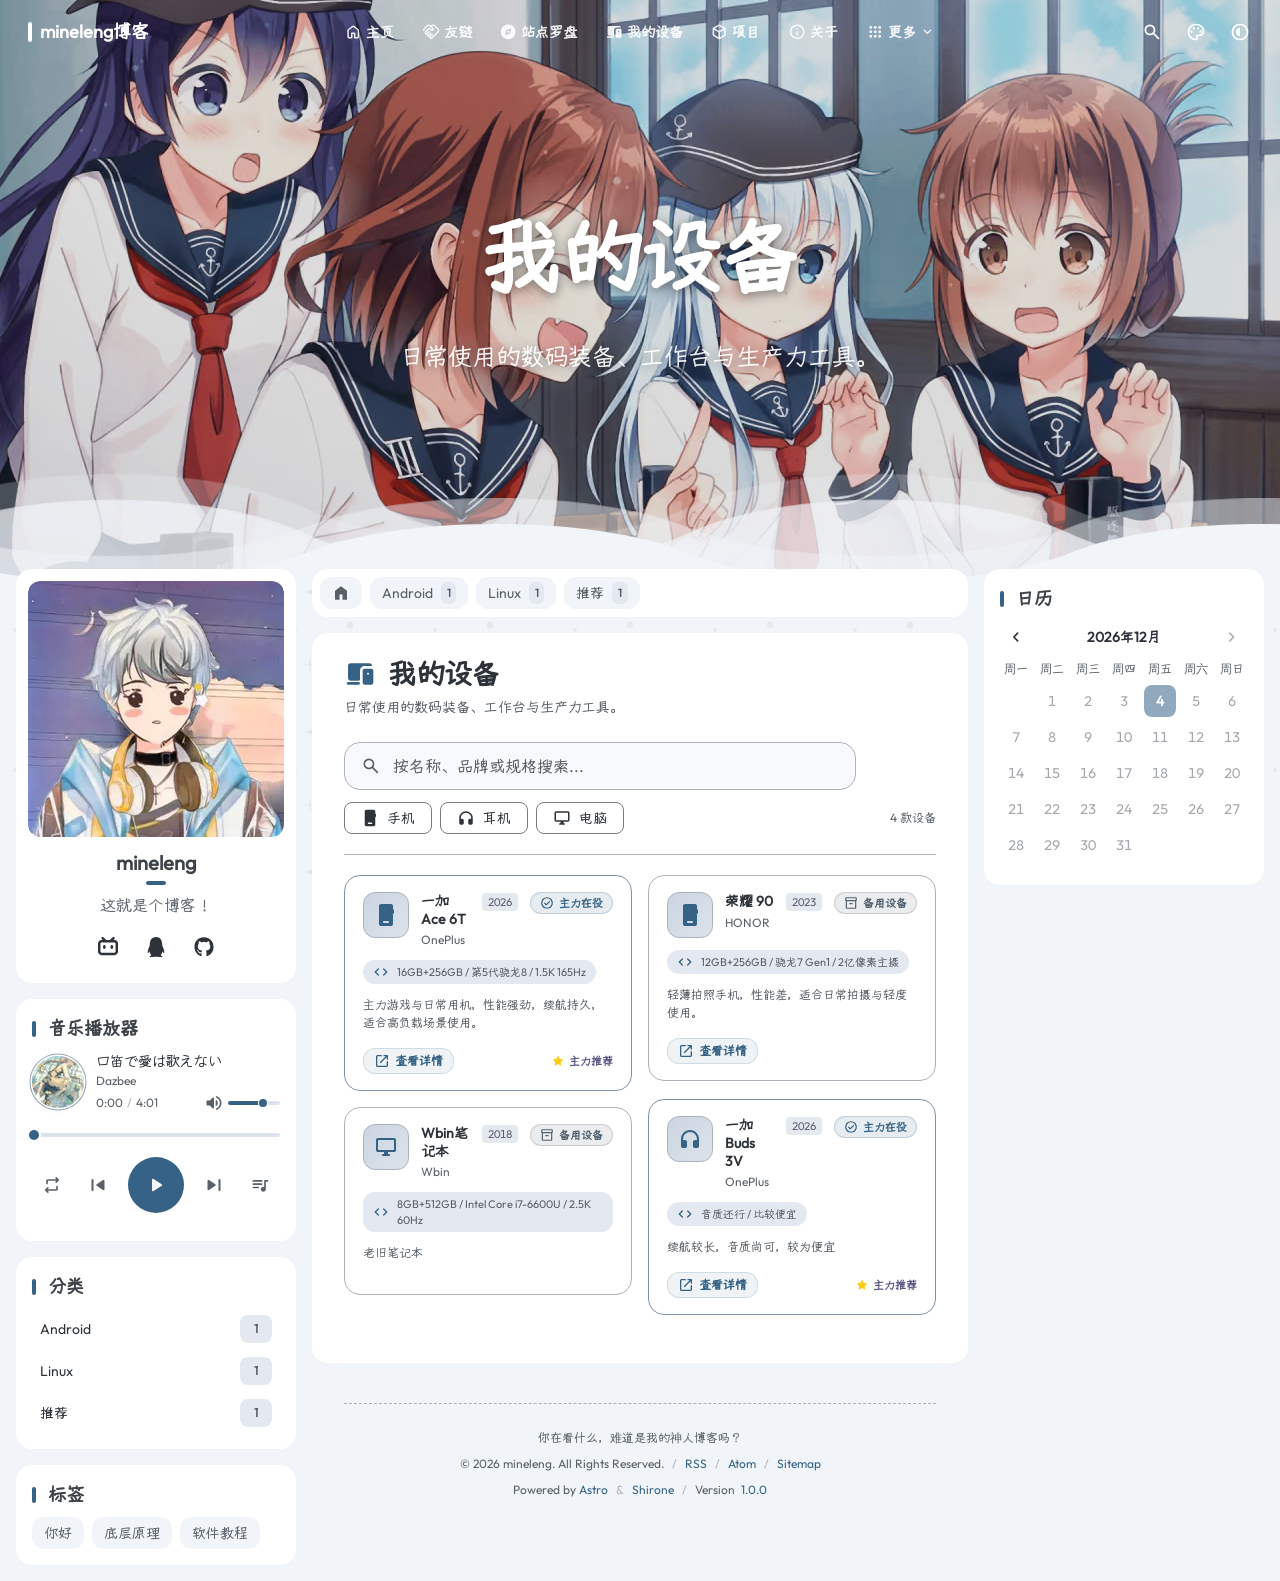
<file: devices/index.html>
<!DOCTYPE html><html lang="zh-CN" class="bg-[var(--page-bg)] transition text-[14px] md:text-[16px]" style="--configHue: 245;--page-width: 96rem;--banner-height-home: 65vh;--banner-height: 35vh;--banner-panel-overlap: 1rem;" data-astro-cid-ju4pidww><head><style>@layer properties, theme, base, components, utilities;</style><title>我的设备 - mineleng博客</title><meta charset="UTF-8"><meta name="description" content="日常使用的数码装备、工作台与生产力工具。"><meta name="author" content="mineleng"><meta property="og:site_name" content="mineleng博客"><meta property="og:url" content="https://mcleng.cn/devices/"><meta property="og:title" content="我的设备 - mineleng博客"><meta property="og:description" content="日常使用的数码装备、工作台与生产力工具。"><meta property="og:image" content="https://mcleng.cn/_astro/1.BYNc7uBQ.webp"><meta property="og:type" content="website"><meta name="twitter:card" content="summary_large_image"><meta property="twitter:url" content="https://mcleng.cn/devices/"><meta name="twitter:title" content="我的设备 - mineleng博客"><meta name="twitter:description" content="日常使用的数码装备、工作台与生产力工具。"><meta name="twitter:image" content="https://mcleng.cn/_astro/1.BYNc7uBQ.webp"><meta name="viewport" content="width=device-width"><meta name="generator" content="Astro v7.2.6"><style>:root {
	--font-body: "Outfit";
	--font-cjk: "Yozai Medium";
	--m3e-font-mono-family: "JetBrains Mono";
}</style><style>/* ============================================================
   Shirone M3E 页面背景纹理系统（Ambient Texture & Pattern System）
   纯 CSS 与内联矢量 SVG Data URI 渲染，零外部请求，M3E 动态取色
   ============================================================ */

:root {
	--texture-opacity: 0.12;
}

#m3e-texture-canvas {
	position: fixed;
	inset: 0;
	pointer-events: none;
	z-index: -20;
	opacity: var(--texture-opacity, 0.12);
	will-change: opacity, transform;
	transform: translateZ(0);
	transition: opacity var(--m3e-duration-long, 400ms) var(--m3e-easing-standard, cubic-bezier(0.2, 0, 0, 1));
}

/* 00. None (纯色无纹理：完全脱离渲染树，0 绘制与渲染开销) */
html[data-texture-preset="none"] #m3e-texture-canvas {
	display: none !important;
	opacity: 0 !important;
	background: none !important;
	-webkit-mask-image: none !important;
	mask-image: none !important;
	animation: none !important;
	pointer-events: none !important;
}

/* 01. Starlight (二次元星芒与呼吸微光) */
html[data-texture-preset="starlight"] #m3e-texture-canvas {
	background: linear-gradient(135deg, var(--primary) 0%, var(--secondary) 50%, var(--tertiary) 100%);
	-webkit-mask-image: url("data:image/svg+xml,%3Csvg xmlns='http://www.w3.org/2000/svg' width='140' height='140' viewBox='0 0 140 140'%3E%3Cpath d='M35 20 Q35 32 23 32 Q35 32 35 44 Q35 32 47 32 Q35 32 35 20 Z' fill='black' opacity='0.9'/%3E%3Cpath d='M105 85 Q105 93 97 93 Q105 93 105 101 Q105 93 113 93 Q105 93 105 85 Z' fill='black' opacity='0.75'/%3E%3Cpath d='M95 30 L95 42 M89 36 L101 36' stroke='black' stroke-width='1.5' stroke-linecap='round' opacity='0.8'/%3E%3Cpath d='M30 100 L30 110 M25 105 L35 105' stroke='black' stroke-width='1.2' stroke-linecap='round' opacity='0.7'/%3E%3Ccircle cx='70' cy='65' r='3.5' fill='black' opacity='0.6'/%3E%3Ccircle cx='120' cy='25' r='2' fill='black' opacity='0.5'/%3E%3Ccircle cx='15' cy='70' r='2' fill='black' opacity='0.5'/%3E%3Ccircle cx='60' cy='125' r='2.5' fill='black' opacity='0.5'/%3E%3C/svg%3E");
	mask-image: url("data:image/svg+xml,%3Csvg xmlns='http://www.w3.org/2000/svg' width='140' height='140' viewBox='0 0 140 140'%3E%3Cpath d='M35 20 Q35 32 23 32 Q35 32 35 44 Q35 32 47 32 Q35 32 35 20 Z' fill='black' opacity='0.9'/%3E%3Cpath d='M105 85 Q105 93 97 93 Q105 93 105 101 Q105 93 113 93 Q105 93 105 85 Z' fill='black' opacity='0.75'/%3E%3Cpath d='M95 30 L95 42 M89 36 L101 36' stroke='black' stroke-width='1.5' stroke-linecap='round' opacity='0.8'/%3E%3Cpath d='M30 100 L30 110 M25 105 L35 105' stroke='black' stroke-width='1.2' stroke-linecap='round' opacity='0.7'/%3E%3Ccircle cx='70' cy='65' r='3.5' fill='black' opacity='0.6'/%3E%3Ccircle cx='120' cy='25' r='2' fill='black' opacity='0.5'/%3E%3Ccircle cx='15' cy='70' r='2' fill='black' opacity='0.5'/%3E%3Ccircle cx='60' cy='125' r='2.5' fill='black' opacity='0.5'/%3E%3C/svg%3E");
	-webkit-mask-size: 140px 140px;
	mask-size: 140px 140px;
	-webkit-mask-repeat: repeat;
	mask-repeat: repeat;
	animation: m3e-texture-starlight-float 16s ease-in-out infinite;
}

/* 02. Cyber Dots (极客点阵与准星) */
html[data-texture-preset="cyber-dots"] #m3e-texture-canvas {
	background: linear-gradient(135deg, var(--primary), var(--secondary));
	-webkit-mask-image: url("data:image/svg+xml,%3Csvg xmlns='http://www.w3.org/2000/svg' width='48' height='48' viewBox='0 0 48 48'%3E%3Ccircle cx='12' cy='12' r='1.2' fill='black'/%3E%3Ccircle cx='36' cy='12' r='1.2' fill='black'/%3E%3Ccircle cx='12' cy='36' r='1.2' fill='black'/%3E%3Ccircle cx='36' cy='36' r='1.2' fill='black'/%3E%3Cpath d='M24 20v8M20 24h8' stroke='black' stroke-width='0.8'/%3E%3Cpath d='M44 4h-4v4M4 44h4v-4' stroke='black' stroke-width='0.8' fill='none' opacity='0.6'/%3E%3C/svg%3E");
	mask-image: url("data:image/svg+xml,%3Csvg xmlns='http://www.w3.org/2000/svg' width='48' height='48' viewBox='0 0 48 48'%3E%3Ccircle cx='12' cy='12' r='1.2' fill='black'/%3E%3Ccircle cx='36' cy='12' r='1.2' fill='black'/%3E%3Ccircle cx='12' cy='36' r='1.2' fill='black'/%3E%3Ccircle cx='36' cy='36' r='1.2' fill='black'/%3E%3Cpath d='M24 20v8M20 24h8' stroke='black' stroke-width='0.8'/%3E%3Cpath d='M44 4h-4v4M4 44h4v-4' stroke='black' stroke-width='0.8' fill='none' opacity='0.6'/%3E%3C/svg%3E");
	-webkit-mask-size: 48px 48px;
	mask-size: 48px 48px;
	-webkit-mask-repeat: repeat;
	mask-repeat: repeat;
}

/* 03. Topography (流光等高线波纹) */
html[data-texture-preset="topography"] #m3e-texture-canvas {
	background: linear-gradient(180deg, var(--secondary), var(--tertiary));
	-webkit-mask-image: url("data:image/svg+xml,%3Csvg xmlns='http://www.w3.org/2000/svg' width='240' height='240' viewBox='0 0 240 240'%3E%3Cpath d='M0 40 Q60 10 120 40 T240 40 M0 80 Q60 50 120 80 T240 80 M0 120 Q60 90 120 120 T240 120 M0 160 Q60 130 120 160 T240 160 M0 200 Q60 170 120 200 T240 200' fill='none' stroke='black' stroke-width='1.2' opacity='0.7' stroke-dasharray='4 4'/%3E%3Cpath d='M0 60 Q60 90 120 60 T240 60 M0 100 Q60 130 120 100 T240 100 M0 140 Q60 170 120 140 T240 140 M0 180 Q60 210 120 180 T240 180 M0 220 Q60 250 120 220 T240 220' fill='none' stroke='black' stroke-width='1.2' opacity='0.85'/%3E%3C/svg%3E");
	mask-image: url("data:image/svg+xml,%3Csvg xmlns='http://www.w3.org/2000/svg' width='240' height='240' viewBox='0 0 240 240'%3E%3Cpath d='M0 40 Q60 10 120 40 T240 40 M0 80 Q60 50 120 80 T240 80 M0 120 Q60 90 120 120 T240 120 M0 160 Q60 130 120 160 T240 160 M0 200 Q60 170 120 200 T240 200' fill='none' stroke='black' stroke-width='1.2' opacity='0.7' stroke-dasharray='4 4'/%3E%3Cpath d='M0 60 Q60 90 120 60 T240 60 M0 100 Q60 130 120 100 T240 100 M0 140 Q60 170 120 140 T240 140 M0 180 Q60 210 120 180 T240 180 M0 220 Q60 250 120 220 T240 220' fill='none' stroke='black' stroke-width='1.2' opacity='0.85'/%3E%3C/svg%3E");
	-webkit-mask-size: 240px 240px;
	mask-size: 240px 240px;
	-webkit-mask-repeat: repeat;
	mask-repeat: repeat;
	animation: m3e-texture-topography-flow 32s linear infinite;
}

/* 04. Geometric (M3E 几何晶体与折纸) */
html[data-texture-preset="geometric"] #m3e-texture-canvas {
	background: linear-gradient(135deg, var(--primary), var(--tertiary));
	-webkit-mask-image: url("data:image/svg+xml,%3Csvg xmlns='http://www.w3.org/2000/svg' width='160' height='160' viewBox='0 0 160 160'%3E%3Cpolygon points='80,10 150,80 80,150 10,80' fill='none' stroke='black' stroke-width='1.5' opacity='0.9'/%3E%3Ccircle cx='80' cy='80' r='26' fill='black' opacity='0.4'/%3E%3Cpolygon points='0,0 80,0 0,80' fill='black' opacity='0.25'/%3E%3Cpolygon points='160,0 80,0 160,80' fill='black' opacity='0.25'/%3E%3Cpolygon points='0,160 80,160 0,80' fill='black' opacity='0.25'/%3E%3Cpolygon points='160,160 80,160 160,80' fill='black' opacity='0.25'/%3E%3Ccircle cx='0' cy='80' r='12' fill='none' stroke='black' stroke-width='1.2' opacity='0.6'/%3E%3Ccircle cx='160' cy='80' r='12' fill='none' stroke='black' stroke-width='1.2' opacity='0.6'/%3E%3C/svg%3E");
	mask-image: url("data:image/svg+xml,%3Csvg xmlns='http://www.w3.org/2000/svg' width='160' height='160' viewBox='0 0 160 160'%3E%3Cpolygon points='80,10 150,80 80,150 10,80' fill='none' stroke='black' stroke-width='1.5' opacity='0.9'/%3E%3Ccircle cx='80' cy='80' r='26' fill='black' opacity='0.4'/%3E%3Cpolygon points='0,0 80,0 0,80' fill='black' opacity='0.25'/%3E%3Cpolygon points='160,0 80,0 160,80' fill='black' opacity='0.25'/%3E%3Cpolygon points='0,160 80,160 0,80' fill='black' opacity='0.25'/%3E%3Cpolygon points='160,160 80,160 160,80' fill='black' opacity='0.25'/%3E%3Ccircle cx='0' cy='80' r='12' fill='none' stroke='black' stroke-width='1.2' opacity='0.6'/%3E%3Ccircle cx='160' cy='80' r='12' fill='none' stroke='black' stroke-width='1.2' opacity='0.6'/%3E%3C/svg%3E");
	-webkit-mask-size: 160px 160px;
	mask-size: 160px 160px;
	-webkit-mask-repeat: repeat;
	mask-repeat: repeat;
}

/* 05. Sakura Petals (落樱微瓣) */
html[data-texture-preset="sakura"] #m3e-texture-canvas {
	background: linear-gradient(135deg, var(--secondary) 0%, var(--primary) 100%);
	-webkit-mask-image: url("data:image/svg+xml,%3Csvg xmlns='http://www.w3.org/2000/svg' width='180' height='180' viewBox='0 0 180 180'%3E%3Cg transform='translate(35, 30) rotate(25) scale(0.85)'%3E%3Cpath d='M 0 0 C -5 -8 -8 -16 -3 -22 C -1 -24 0 -22.5 0 -21 C 0 -22.5 1 -24 3 -22 C 8 -16 5 -8 0 0 Z' fill='black' opacity='0.85'/%3E%3C/g%3E%3Cg transform='translate(130, 45) rotate(-40) scale(0.7)'%3E%3Cpath d='M 0 0 C -5 -8 -8 -16 -3 -22 C -1 -24 0 -22.5 0 -21 C 0 -22.5 1 -24 3 -22 C 8 -16 5 -8 0 0 Z' fill='black' opacity='0.7'/%3E%3C/g%3E%3Cg transform='translate(85, 115) rotate(70) scale(0.95)'%3E%3Cpath d='M 0 0 C -5 -8 -8 -16 -3 -22 C -1 -24 0 -22.5 0 -21 C 0 -22.5 1 -24 3 -22 C 8 -16 5 -8 0 0 Z' fill='black' opacity='0.9'/%3E%3C/g%3E%3Cg transform='translate(155, 140) rotate(-15) scale(0.6)'%3E%3Cpath d='M 0 0 C -5 -8 -8 -16 -3 -22 C -1 -24 0 -22.5 0 -21 C 0 -22.5 1 -24 3 -22 C 8 -16 5 -8 0 0 Z' fill='black' opacity='0.65'/%3E%3C/g%3E%3Cg transform='translate(25, 145) rotate(-75) scale(0.75)'%3E%3Cpath d='M 0 0 C -5 -8 -8 -16 -3 -22 C -1 -24 0 -22.5 0 -21 C 0 -22.5 1 -24 3 -22 C 8 -16 5 -8 0 0 Z' fill='black' opacity='0.75'/%3E%3C/g%3E%3Ccircle cx='95' cy='35' r='1.5' fill='black' opacity='0.4'/%3E%3Ccircle cx='140' cy='95' r='1.2' fill='black' opacity='0.4'/%3E%3Ccircle cx='55' cy='90' r='1.5' fill='black' opacity='0.4'/%3E%3C/svg%3E");
	mask-image: url("data:image/svg+xml,%3Csvg xmlns='http://www.w3.org/2000/svg' width='180' height='180' viewBox='0 0 180 180'%3E%3Cg transform='translate(35, 30) rotate(25) scale(0.85)'%3E%3Cpath d='M 0 0 C -5 -8 -8 -16 -3 -22 C -1 -24 0 -22.5 0 -21 C 0 -22.5 1 -24 3 -22 C 8 -16 5 -8 0 0 Z' fill='black' opacity='0.85'/%3E%3C/g%3E%3Cg transform='translate(130, 45) rotate(-40) scale(0.7)'%3E%3Cpath d='M 0 0 C -5 -8 -8 -16 -3 -22 C -1 -24 0 -22.5 0 -21 C 0 -22.5 1 -24 3 -22 C 8 -16 5 -8 0 0 Z' fill='black' opacity='0.7'/%3E%3C/g%3E%3Cg transform='translate(85, 115) rotate(70) scale(0.95)'%3E%3Cpath d='M 0 0 C -5 -8 -8 -16 -3 -22 C -1 -24 0 -22.5 0 -21 C 0 -22.5 1 -24 3 -22 C 8 -16 5 -8 0 0 Z' fill='black' opacity='0.9'/%3E%3C/g%3E%3Cg transform='translate(155, 140) rotate(-15) scale(0.6)'%3E%3Cpath d='M 0 0 C -5 -8 -8 -16 -3 -22 C -1 -24 0 -22.5 0 -21 C 0 -22.5 1 -24 3 -22 C 8 -16 5 -8 0 0 Z' fill='black' opacity='0.65'/%3E%3C/g%3E%3Cg transform='translate(25, 145) rotate(-75) scale(0.75)'%3E%3Cpath d='M 0 0 C -5 -8 -8 -16 -3 -22 C -1 -24 0 -22.5 0 -21 C 0 -22.5 1 -24 3 -22 C 8 -16 5 -8 0 0 Z' fill='black' opacity='0.75'/%3E%3C/g%3E%3Ccircle cx='95' cy='35' r='1.5' fill='black' opacity='0.4'/%3E%3Ccircle cx='140' cy='95' r='1.2' fill='black' opacity='0.4'/%3E%3Ccircle cx='55' cy='90' r='1.5' fill='black' opacity='0.4'/%3E%3C/svg%3E");
	-webkit-mask-size: 180px 180px;
	mask-size: 180px 180px;
	-webkit-mask-repeat: repeat;
	mask-repeat: repeat;
	animation: m3e-texture-sakura-fall 28s linear infinite;
}

/* 动效关键帧 */
@keyframes m3e-texture-starlight-float {
	0%, 100% {
		-webkit-mask-position: 0px 0px;
		mask-position: 0px 0px;
	}
	50% {
		-webkit-mask-position: 14px -18px;
		mask-position: 14px -18px;
	}
}

@keyframes m3e-texture-topography-flow {
	0% {
		-webkit-mask-position: 0px 0px;
		mask-position: 0px 0px;
	}
	100% {
		-webkit-mask-position: 240px 0px;
		mask-position: 240px 0px;
	}
}

@keyframes m3e-texture-sakura-fall {
	0% {
		-webkit-mask-position: 0px 0px;
		mask-position: 0px 0px;
	}
	100% {
		-webkit-mask-position: 180px 180px;
		mask-position: 180px 180px;
	}
}

/* Reduced Motion 动效降级 */
@media (prefers-reduced-motion: reduce) {
	#m3e-texture-canvas {
		animation: none !important;
	}
}

html.motion-reduced #m3e-texture-canvas {
	animation: none !important;
}
</style><style>@font-face{font-family:Outfit-8b10f21ee7afb56d;src:url("/_astro/fonts/14637153c8739868.woff2") format("woff2");font-display:swap;unicode-range:U+0000-00FF,U+0131,U+0152-0153,U+02BB-02BC,U+02C6,U+02DA,U+02DC,U+0304,U+0308,U+0329,U+2000-206F,U+20AC,U+2122,U+2191,U+2193,U+2212,U+2215,U+FEFF,U+FFFD;font-weight:400;font-style:normal;}:root{--font-body:Outfit-8b10f21ee7afb56d;}</style><style>@font-face{font-family:"Yozai Medium-2795006b8a09caeb";src:url("/_astro/fonts/6fb92930fb400bca.woff2") format("woff2");font-display:swap;font-weight:500;font-style:normal;}:root{--font-cjk:"Yozai Medium-2795006b8a09caeb";}</style><style>@font-face{font-family:"JetBrains Mono-ac9d1c33515fb79d";src:url("/_astro/fonts/cc5f60fd46e42cc9.woff2") format("woff2");font-display:swap;unicode-range:U+0000-00FF,U+0131,U+0152-0153,U+02BB-02BC,U+02C6,U+02DA,U+02DC,U+0304,U+0308,U+0329,U+2000-206F,U+20AC,U+2122,U+2191,U+2193,U+2212,U+2215,U+FEFF,U+FFFD;font-weight:400;font-style:normal;}@font-face{font-family:"JetBrains Mono-ac9d1c33515fb79d";src:url("/_astro/fonts/9161ee1cbda9cef9.woff2") format("woff2");font-display:swap;unicode-range:U+0000-00FF,U+0131,U+0152-0153,U+02BB-02BC,U+02C6,U+02DA,U+02DC,U+0304,U+0308,U+0329,U+2000-206F,U+20AC,U+2122,U+2191,U+2193,U+2212,U+2215,U+FEFF,U+FFFD;font-weight:400;font-style:italic;}@font-face{font-family:"JetBrains Mono-ac9d1c33515fb79d fallback: Arial";src:local("Arial");font-display:swap;font-weight:400;font-style:normal;size-adjust:134.5893%;ascent-override:75.7861%;descent-override:22.29%;line-gap-override:0%;}@font-face{font-family:"JetBrains Mono-ac9d1c33515fb79d fallback: Arial";src:local("Arial");font-display:swap;font-weight:400;font-style:italic;size-adjust:134.5893%;ascent-override:75.7861%;descent-override:22.29%;line-gap-override:0%;}:root{--font-mono:"JetBrains Mono-ac9d1c33515fb79d","JetBrains Mono-ac9d1c33515fb79d fallback: Arial",sans-serif;}</style><link rel="icon" href="/logo/icon.webp"><script>(function(){const DEFAULT_THEME = "auto";
const LIGHT_MODE = "light";
const DARK_MODE = "dark";
const AUTO_MODE = "auto";
const BANNER_HEIGHT_EXTEND = 30;
const configHue = 245;
const lightTheme = "github-light";
const darkTheme = "github-dark";
const defaultWallpaperMode = "banner";
const defaultTexturePreset = "starlight";
const defaultTextureOpacity = 0.12;
const textureEnabled = true;

			const theme = localStorage.getItem('theme') || DEFAULT_THEME;
			let isDark = false;
			switch (theme) {
				case LIGHT_MODE:
					document.documentElement.classList.remove('dark');
					break
				case DARK_MODE:
					document.documentElement.classList.add('dark');
					isDark = true;
					break
				case AUTO_MODE:
					if (window.matchMedia('(prefers-color-scheme: dark)').matches) {
						document.documentElement.classList.add('dark');
						isDark = true;
					} else {
						document.documentElement.classList.remove('dark');
					}
			}

			document.documentElement.setAttribute('data-theme', isDark ? darkTheme : lightTheme);
			const hue = localStorage.getItem('hue') || configHue;
			document.documentElement.style.setProperty('--hue', hue);
			if (localStorage.getItem('mc-motion') === 'reduced') {
				document.documentElement.classList.add('motion-reduced');
			}
			const storedWallpaperMode = localStorage.getItem('wallpaper-mode');
			const wallpaperMode = storedWallpaperMode === 'banner' || storedWallpaperMode === 'none'
				? storedWallpaperMode
				: defaultWallpaperMode;
			document.documentElement.dataset.wallpaperMode = wallpaperMode;

			if (textureEnabled) {
				const storedTexturePreset = localStorage.getItem('texture-preset');
				const validPresets = ['none', 'starlight', 'cyber-dots', 'topography', 'geometric', 'sakura'];
				const texturePreset = storedTexturePreset && validPresets.includes(storedTexturePreset)
					? storedTexturePreset
					: defaultTexturePreset;
				document.documentElement.dataset.texturePreset = texturePreset;
				const storedTextureOpacity = localStorage.getItem('texture-opacity');
				const textureOpacity = storedTextureOpacity ? parseFloat(storedTextureOpacity) : defaultTextureOpacity;
				if (!isNaN(textureOpacity)) {
					document.documentElement.style.setProperty('--texture-opacity', String(textureOpacity));
				}
			}

			let offset = Math.floor(window.innerHeight * (BANNER_HEIGHT_EXTEND / 100));
			offset = offset - offset % 4;
			document.documentElement.style.setProperty('--banner-height-extend', `${offset}px`);
		})();</script><link rel="alternate" type="application/rss+xml" title="mineleng" href="https://mcleng.cn/rss.xml"><link rel="alternate" type="application/atom+xml" title="mineleng" href="https://mcleng.cn/atom.xml"><style>.m3-chips.svelte-nuk858{display:flex;flex-wrap:wrap;gap:var(--m3e-chip-gap, .5rem)}.m3-chip.svelte-nuk858{display:inline-flex;align-items:center;box-sizing:border-box;height:2rem;gap:.5rem;padding:0 1rem;border:1px solid var(--outline);border-radius:var(--shape-corner-s);background:transparent;color:var(--on-surface);font:var(--m3e-type-label-large);cursor:pointer;user-select:none;--m3e-state-color: var(--on-surface)}.m3-chip--disabled.svelte-nuk858{opacity:.38;pointer-events:none}.m3-chip__icon.svelte-nuk858,.m3-chip__remove.svelte-nuk858{display:inline-flex;align-items:center;justify-content:center;flex-shrink:0}.m3-chip__icon.svelte-nuk858>svg,.m3-chip__remove.svelte-nuk858>svg{width:18px;height:18px}.m3-chip__avatar.svelte-nuk858{width:1.5rem;height:1.5rem;border-radius:var(--shape-corner-full);object-fit:cover;flex-shrink:0}.m3-chip--assist.svelte-nuk858{color:var(--on-surface);--m3e-state-color: var(--on-surface)}.m3-chip--assist.svelte-nuk858 .m3-chip__icon:where(.svelte-nuk858){color:var(--primary)}.m3-chip--suggestion.svelte-nuk858{color:var(--on-surface-variant);--m3e-state-color: var(--on-surface-variant)}.m3-chip--suggestion.svelte-nuk858 .m3-chip__icon:where(.svelte-nuk858){color:var(--primary)}.m3-chip--filter.m3-chip--selected.svelte-nuk858,.m3-chip--input.m3-chip--selected.svelte-nuk858{background:var(--secondary-container);color:var(--on-secondary-container);border-color:transparent;--m3e-state-color: var(--on-secondary-container)}.m3-chip--filter.m3-chip--selected.svelte-nuk858 .m3-chip__icon:where(.svelte-nuk858),.m3-chip--input.m3-chip--selected.svelte-nuk858 .m3-chip__icon:where(.svelte-nuk858){color:var(--on-secondary-container)}.m3-chip--input.svelte-nuk858{padding:0 .25rem 0 1rem}.m3-chip--input.svelte-nuk858 .m3-chip__icon:where(.svelte-nuk858){color:var(--on-surface-variant)}.m3-chip--input.m3-chip--selected.svelte-nuk858 .m3-chip__icon:where(.svelte-nuk858){color:var(--on-secondary-container)}.m3-chip__action.svelte-nuk858{display:inline-flex;align-items:center;gap:.5rem;height:100%;padding:0;border:none;background:transparent;color:inherit;font:inherit;cursor:pointer}.m3-chip__remove.svelte-nuk858{width:1.5rem;height:1.5rem;padding:0;border:none;border-radius:var(--shape-corner-full);background:transparent;color:var(--on-surface-variant);cursor:pointer;transition:background-color var(--m3e-duration-short) var(--m3e-easing-standard)}.m3-chip__remove.svelte-nuk858:hover{background:color-mix(in srgb,var(--on-surface-variant) 8%,transparent)}.m3-chip__remove.svelte-nuk858:active{background:color-mix(in srgb,var(--on-surface-variant) 12%,transparent)}.page-header.svelte-txw2p{margin-bottom:1.5rem}.page-header__title-row.svelte-txw2p{display:flex;align-items:center;gap:.75rem}.page-header__icon.svelte-txw2p{display:inline-flex;flex-shrink:0;color:var(--primary)}.page-header__icon.svelte-txw2p>svg{width:2rem;height:2rem}.page-header__title.svelte-txw2p{margin:0;color:var(--on-surface);font:var(--m3e-type-headline-medium);font-weight:700;line-height:1.2}.page-header__subtitle.svelte-txw2p{margin:.375rem 0 0;color:var(--on-surface-variant);font:var(--m3e-type-body-medium);line-height:1.5}
</style><link rel="stylesheet" href="/_astro/fancybox.y3Ble-Pa.css"><style>.fancybox__container{--fancybox-bg: rgba(0, 0, 0, .88);--fancybox-thumbs-width: 56px;--fancybox-thumbs-ratio: 1;--fancybox-thumbs-border-radius: .75rem}.fancybox__toolbar{background:linear-gradient(to bottom,rgba(0,0,0,.5),transparent);padding:.5rem;backdrop-filter:blur(6px)}.fancybox__caption{background:linear-gradient(to top,rgba(0,0,0,.7),transparent);color:#fff;font-size:.9rem;padding:1rem;text-align:center;backdrop-filter:blur(6px);margin:0 1rem 1rem}.fancybox__thumbs{background:#0009;padding:4px;border-radius:.75rem;backdrop-filter:blur(6px)}.fancybox__thumb{border-radius:.5rem;overflow:hidden;border:2px solid transparent;transition:all .2s ease}.fancybox__thumb:hover{border-color:#ffffff80;transform:scale(1.05)}.fancybox__thumb.is-active{border-color:#fff}.fancybox__button{background:#0006;border-radius:.75rem;width:48px;height:48px;display:flex;align-items:center;justify-content:center;transition:all .2s ease;backdrop-filter:blur(4px)}.fancybox__button:hover{background:#0000008c}.fancybox__button:active{background:#000000a6;transform:scale(.92)}.fancybox__nav .carousel__button{width:48px;height:48px;border-radius:.75rem}.fancybox__infobar{color:#fff;font-size:.9rem;padding:0 8px;opacity:.85}@media(width<768px){.fancybox__toolbar{padding:.25rem}.fancybox__button{width:40px;height:40px;border-radius:.5rem}.fancybox__caption{font-size:.85rem;padding:.5rem;margin:0 .5rem .5rem}}@media(width<480px){.fancybox__button{width:36px;height:36px}.fancybox__caption{font-size:.8rem}}
.m3-text-field.svelte-8emb17{position:relative;display:flex;align-items:center;gap:.75rem;width:100%;min-width:0;height:3rem;box-sizing:border-box;color:var(--on-surface);font:var(--m3e-type-body-large);transition:background-color var(--m3e-duration-short) var(--m3e-easing-standard),border-color var(--m3e-duration-short) var(--m3e-easing-standard)}.m3-text-field--filled.svelte-8emb17{padding:0 1rem;border-radius:var(--shape-corner-m);background:var(--surface-container-high)}.m3-text-field--filled.svelte-8emb17:hover{background:color-mix(in oklab,var(--on-surface) 12%,var(--surface-container-high))}.m3-text-field--filled.svelte-8emb17:focus-within{background:color-mix(in oklab,var(--on-surface) 16%,var(--surface-container-high))}.m3-text-field--outlined.svelte-8emb17{padding:0 1rem;border-radius:var(--shape-corner-xs);border:1px solid var(--outline-variant);background:var(--surface)}.m3-text-field--outlined.svelte-8emb17:hover{border-color:var(--outline)}.m3-text-field--outlined.svelte-8emb17:focus-within{border-color:var(--primary);border-width:2px}.m3-text-field--error.m3-text-field--filled.svelte-8emb17 .m3-text-field__underline:where(.svelte-8emb17){opacity:1;transform:scaleX(1);background:var(--error)}.m3-text-field--error.m3-text-field--outlined.svelte-8emb17{border-color:var(--error);border-width:2px}.m3-text-field--error.m3-text-field--outlined.svelte-8emb17:hover{border-color:var(--error)}.m3-text-field__icon.svelte-8emb17,.m3-text-field__trailing.svelte-8emb17{display:flex;align-items:center;flex:none;color:var(--on-surface-variant);font-size:1.25rem;line-height:1}.m3-text-field__icon.svelte-8emb17:empty,.m3-text-field__trailing.svelte-8emb17:empty{display:none}.m3-text-field__field.svelte-8emb17{position:relative;flex:1;min-width:0;display:flex;align-items:center;height:100%}.m3-text-field.svelte-8emb17 input:where(.svelte-8emb17){width:100%;flex:1;min-width:0;background:transparent;border:none;outline:none;color:var(--on-surface);caret-color:var(--primary);font:inherit}.m3-text-field.svelte-8emb17 input:where(.svelte-8emb17)::placeholder{color:var(--on-surface-variant)}.m3-text-field.svelte-8emb17 input:where(.svelte-8emb17):disabled{cursor:not-allowed}.m3-text-field.svelte-8emb17:has(input:where(.svelte-8emb17):disabled){opacity:.38;pointer-events:none}.m3-text-field__label.svelte-8emb17{position:absolute;left:0;top:50%;transform:translateY(-50%);font:var(--m3e-type-body-large);color:var(--on-surface-variant);pointer-events:none;transition:all var(--m3e-duration-short) var(--m3e-easing-standard)}.m3-text-field__label--float.svelte-8emb17{top:0;transform:none;font:var(--m3e-type-body-small);color:var(--primary)}.m3-text-field--error.svelte-8emb17 .m3-text-field__label--float:where(.svelte-8emb17){color:var(--error)}.m3-text-field__underline.svelte-8emb17{position:absolute;left:.5rem;right:.5rem;bottom:.25rem;height:2px;border-radius:var(--shape-corner-full);background:var(--primary);opacity:0;transform:scaleX(.5);transition:opacity var(--m3e-duration-short) var(--m3e-easing-standard),transform var(--m3e-duration-short) var(--m3e-easing-emphasized-decelerate)}.m3-text-field--filled.svelte-8emb17 .m3-text-field__underline:where(.svelte-8emb17){display:block}.m3-text-field--filled.svelte-8emb17:focus-within .m3-text-field__underline:where(.svelte-8emb17){opacity:1;transform:scaleX(1)}.m3-text-field__error.svelte-8emb17{position:absolute;top:100%;left:1rem;margin-top:4px;font:var(--m3e-type-label-small);color:var(--error)}
.m3-loading.svelte-di80dd{position:relative;display:inline-flex;align-items:center;justify-content:center;width:var(--m3-loading-size, 48px);height:var(--m3-loading-size, 48px);flex-shrink:0}.m3-loading--contained.svelte-di80dd{border-radius:50%;background:var(--m3-loading-bg, var(--primary-container));overflow:hidden}.m3-loading__indicator.svelte-di80dd{display:block;width:100%;height:100%}
</style><link rel="stylesheet" href="/_astro/MainGridLayout.CAM2ymMN.css"><link rel="stylesheet" href="/_astro/devices.BmDEffHh.css"><link rel="stylesheet" href="/_astro/Tooltip._NvNHrWy.css"><link rel="stylesheet" href="/_astro/DisplaySettings.BTmwK3Nc.css"><link rel="stylesheet" href="/_astro/IconButton.DsMIB3T_.css"><style>.m3-menu.svelte-6w7hgd{min-width:7rem;max-width:17.5rem;width:max-content;padding:.5rem .25rem;border-radius:var(--shape-corner-xs);background:var(--surface-container-low);box-shadow:var(--m3e-elevation-2);max-height:20rem;overflow-y:auto;transform-origin:var(--menu-origin, top center);transform:scale(1);transition:opacity var(--m3e-duration-short) var(--m3e-easing-standard),transform var(--m3e-duration-medium) var(--m3e-easing-emphasized-decelerate),visibility var(--m3e-duration-medium)}.m3-menu.closed.svelte-6w7hgd{visibility:hidden;opacity:0;transform:scale(.8);pointer-events:none;transition:opacity var(--m3e-duration-short) var(--m3e-easing-standard),transform var(--m3e-duration-short) var(--m3e-easing-emphasized-accelerate),visibility var(--m3e-duration-short)}.m3-menu.svelte-6w7hgd .m3-menu-item{display:flex;align-items:center;gap:.75rem;width:100%;min-height:3rem;padding:0 .75rem;border:none;border-radius:var(--shape-corner-s);background:transparent;color:var(--on-surface);font:var(--m3e-type-label-large);text-align:left;white-space:nowrap;overflow:hidden;text-overflow:ellipsis;cursor:pointer;transition:background-color var(--m3e-duration-short) var(--m3e-easing-standard)}.m3-menu.svelte-6w7hgd .m3-menu-item:not(.m3-state-layer):hover{background:color-mix(in oklab,var(--on-surface) 8%,transparent)}.m3-menu.svelte-6w7hgd .m3-menu-item:focus-visible{outline:2px solid var(--primary);outline-offset:-2px}.m3-menu.svelte-6w7hgd .m3-menu-item.selected,.m3-menu.svelte-6w7hgd .m3-menu-item.checked{background:var(--tertiary-container);color:var(--on-tertiary-container)}.m3-menu.svelte-6w7hgd .m3-menu-item__check{transform:scaleX(0);opacity:0;transition:transform var(--m3e-duration-medium) var(--m3e-easing-emphasized-decelerate),opacity var(--m3e-duration-short) var(--m3e-easing-standard)}.m3-menu.svelte-6w7hgd .m3-menu-item.selected .m3-menu-item__check,.m3-menu.svelte-6w7hgd .m3-menu-item.checked .m3-menu-item__check{transform:scaleX(1);opacity:1}.m3-menu.svelte-6w7hgd .m3-menu-item__trailing{margin-left:auto;display:flex;align-items:center}.m3-menu.svelte-6w7hgd .m3-menu-item__content{display:flex;flex-direction:column;min-width:0}.m3-menu.svelte-6w7hgd .m3-menu-item__label{white-space:nowrap}.m3-menu.svelte-6w7hgd .m3-menu-item__supporting{font:var(--m3e-type-body-small);color:var(--on-surface-variant);white-space:nowrap}.m3-menu.svelte-6w7hgd .m3-menu-item:disabled{color:color-mix(in oklab,var(--on-surface) 38%,transparent);cursor:default;pointer-events:none}.m3-menu.svelte-6w7hgd .m3-menu-group{padding:.25rem;border-radius:var(--shape-corner-s);background:var(--surface-container-low);transition:border-radius var(--m3e-duration-medium) var(--m3e-easing-emphasized-decelerate)}.m3-menu.svelte-6w7hgd .m3-menu-group:hover{border-radius:var(--shape-corner-l)}.m3-menu.svelte-6w7hgd .m3-menu-group+.m3-menu-group{margin-top:2px}.m3-menu--vibrant.svelte-6w7hgd{background:var(--tertiary-container);color:var(--on-tertiary-container)}.m3-menu--vibrant.svelte-6w7hgd .m3-menu-item{color:var(--on-tertiary-container)}.m3-menu--vibrant.svelte-6w7hgd .m3-menu-item:hover{background:color-mix(in oklab,var(--on-tertiary-container) 8%,transparent)}.m3-menu--vibrant.svelte-6w7hgd .m3-menu-item:focus-visible{outline:2px solid var(--tertiary)}.m3-menu--vibrant.svelte-6w7hgd .m3-menu-item.selected,.m3-menu--vibrant.svelte-6w7hgd .m3-menu-item.checked{background:var(--tertiary);color:var(--on-tertiary)}
</style><link rel="stylesheet" href="/_astro/ProgressIndicator.D18nlPvq.css"><style>.m3-blog-searchpanel.svelte-pa9i8k{display:flex;flex-direction:column;width:min(30rem,calc(100vw - 1.5rem));min-width:0;max-width:calc(100vw - 1.5rem);box-sizing:border-box;padding:.5rem;border-radius:var(--shape-corner-l);background:var(--float-panel-bg);color:var(--on-surface);box-shadow:var(--m3e-elevation-3);max-height:min(36rem,calc(100dvh - 5.5rem));overflow-y:auto;overflow-x:hidden;overscroll-behavior:contain}.m3-blog-searchpanel__input.svelte-pa9i8k{display:flex;align-items:center;gap:.5rem;flex:0 0 2.75rem;margin-bottom:.25rem;padding:0 .875rem;border-radius:var(--shape-corner-full);background:var(--surface-container-high)}.m3-blog-searchpanel__input.svelte-pa9i8k>svg{width:1.25rem;height:1.25rem;color:var(--on-surface-variant)}.m3-blog-searchpanel__input.svelte-pa9i8k>input:where(.svelte-pa9i8k){flex:1;min-width:0;height:100%;border:none;background:transparent;color:var(--on-surface);font:var(--m3e-type-body-small);outline:none;caret-color:var(--primary)}.m3-blog-searchpanel__input.svelte-pa9i8k>input:where(.svelte-pa9i8k)::placeholder{color:var(--on-surface-variant)}@media(min-width:1024px){.m3-blog-searchpanel__input--hide-desktop.svelte-pa9i8k{display:none}}.m3-blog-searchpanel__item.svelte-pa9i8k{display:block;padding:.5rem .75rem;border-radius:var(--shape-corner-l);text-decoration:none;min-width:0;transition:background-color var(--m3e-duration-short) var(--m3e-easing-standard)}.m3-blog-searchpanel__item.svelte-pa9i8k:hover{background:color-mix(in oklab,var(--on-surface) 6%,transparent)}.m3-blog-searchpanel__item.svelte-pa9i8k+.m3-blog-searchpanel__item:where(.svelte-pa9i8k){margin-top:.125rem}.m3-blog-searchpanel__title.svelte-pa9i8k{display:inline-flex;align-items:center;gap:.375rem;font:var(--m3e-type-body-large);font-weight:700;color:var(--on-surface);max-width:100%;transition:color var(--m3e-duration-short) var(--m3e-easing-standard)}.m3-blog-searchpanel__item.svelte-pa9i8k:hover .m3-blog-searchpanel__title:where(.svelte-pa9i8k){color:var(--primary)}.m3-blog-searchpanel__title.svelte-pa9i8k>svg{width:.75rem;height:.75rem;flex:0 0 auto;color:var(--primary);transform:translate(.25rem)}.m3-blog-searchpanel__excerpt.svelte-pa9i8k{display:block;margin-top:.125rem;max-width:100%;overflow-wrap:anywhere;font:var(--m3e-type-body-small);color:var(--on-surface-variant)}.m3-blog-searchpanel__excerpt.svelte-pa9i8k mark{background:transparent;color:var(--primary)}
.m3-segmented.svelte-jg8ckp{display:flex;gap:2px;padding:2px;border-radius:var(--shape-corner-m);background:var(--surface-container)}.m3-segmented__input.svelte-jg8ckp{position:absolute;width:1px;height:1px;opacity:0;overflow:hidden;clip:rect(0 0 0 0);white-space:nowrap;clip-path:inset(50%)}.m3-segmented__segment.svelte-jg8ckp{flex:1;display:flex;align-items:center;justify-content:center;gap:.25rem;height:2rem;padding:0 .75rem;border-radius:var(--shape-corner-s);font:var(--m3e-type-label-medium);color:var(--on-surface-variant);cursor:pointer;user-select:none;text-align:center;line-height:1.25;transition:background-color var(--m3e-duration-short) var(--m3e-easing-standard),color var(--m3e-duration-short) var(--m3e-easing-standard),box-shadow var(--m3e-duration-short) var(--m3e-easing-standard)}.m3-segmented__segment.svelte-jg8ckp:hover{background:color-mix(in oklab,var(--on-surface) 8%,transparent)}.m3-segmented__segment.selected.svelte-jg8ckp{background:var(--secondary-container);color:var(--on-secondary-container);box-shadow:var(--m3e-elevation-1)}.m3-segmented__segment.svelte-jg8ckp:has(input:where(.svelte-jg8ckp):focus-visible){outline:2px solid var(--primary);outline-offset:1px}.m3-segmented__check.svelte-jg8ckp{display:flex;flex-shrink:0;transform:scale(0);opacity:0;transform-origin:left bottom;transition:transform var(--m3e-duration-medium) var(--m3e-easing-emphasized-decelerate),opacity var(--m3e-duration-short) var(--m3e-easing-standard)}.m3-segmented__check.svelte-jg8ckp>svg{width:1rem;height:1rem}.m3-segmented__segment.selected.svelte-jg8ckp .m3-segmented__check:where(.svelte-jg8ckp){transform:scale(1);opacity:1}
.m3-snackbar.svelte-14kcjp5{position:fixed;left:50%;bottom:1.5rem;transform:translate(-50%) scale(.8);display:flex;align-items:center;min-height:3rem;padding:.875rem 1rem;gap:.5rem;max-width:40rem;border-radius:var(--shape-corner-xs);background:var(--surface-container-high);color:var(--on-surface);font:var(--m3e-type-body-medium);box-shadow:var(--m3e-elevation-3);border:1px solid var(--outline-variant);opacity:0;pointer-events:none;transition:opacity var(--m3e-duration-short) var(--m3e-easing-standard),transform var(--m3e-duration-medium) var(--m3e-easing-emphasized-decelerate);z-index:100}.m3-snackbar.visible.svelte-14kcjp5{opacity:1;transform:translate(-50%) scale(1);pointer-events:auto}.m3-snackbar__icon.svelte-14kcjp5{display:flex;flex-shrink:0}.m3-snackbar__icon.svelte-14kcjp5>svg{width:1.5rem;height:1.5rem}.m3-snackbar__action.svelte-14kcjp5{margin-left:auto;padding:.25rem .5rem;margin-right:-.25rem;border:none;background:none;color:var(--primary);font:var(--m3e-type-label-large);cursor:pointer;border-radius:var(--shape-corner-xs);white-space:nowrap}.m3-snackbar__action.svelte-14kcjp5:hover{background:color-mix(in srgb,var(--primary) 8%,transparent)}.m3-snackbar__action.svelte-14kcjp5:focus-visible{outline:2px solid var(--primary);outline-offset:2px}
</style><script type="module" src="/_astro/page.DV2quqEU.js"></script></head><body class="min-h-screen transition" data-current-page="devices" data-banner-visible="false" data-banner-layout="compact" data-banner-top-app-bar="false" data-banner-has-desktop="true" data-banner-has-mobile="true" style="--configHue: 245;--page-width: 96rem;--banner-height-home: 65vh;--banner-height: 35vh;--banner-panel-overlap: 1rem;" data-astro-cid-ju4pidww><div id="config-carrier" data-hue="245" data-wallpaper-mode="banner" data-texture-preset="starlight" data-texture-opacity="0.12"></div><div id="m3e-texture-canvas" class="fixed inset-0 pointer-events-none -z-20 transition-opacity duration-500" aria-hidden="true" style="--configHue: 245;--page-width: 96rem;--banner-height-home: 65vh;--banner-height: 35vh;--banner-panel-overlap: 1rem;" data-astro-cid-ju4pidww></div><style>astro-island,astro-slot,astro-static-slot{display:contents}</style><script>(()=>{var e=async t=>{await(await t())()};(self.Astro||(self.Astro={})).only=e;window.dispatchEvent(new Event("astro:only"));})();</script><script>(()=>{var g=Object.defineProperty;var w=(a,s,c)=>s in a?g(a,s,{enumerable:!0,configurable:!0,writable:!0,value:c}):a[s]=c;var l=(a,s,c)=>w(a,typeof s!="symbol"?s+"":s,c);var E=new Set(["__proto__","constructor","prototype"]);{let a={0:t=>y(t),1:t=>c(t),2:t=>new RegExp(t),3:t=>new Date(t),4:t=>new Map(c(t)),5:t=>new Set(c(t)),6:t=>BigInt(t),7:t=>new URL(t),8:t=>new Uint8Array(t),9:t=>new Uint16Array(t),10:t=>new Uint32Array(t),11:t=>Number.POSITIVE_INFINITY*t},s=t=>{let[p,e]=t;return p in a?a[p](e):void 0},c=t=>t.map(s),y=t=>typeof t!="object"||t===null?t:Object.fromEntries(Object.entries(t).map(([p,e])=>[p,s(e)]));class f extends HTMLElement{constructor(){super(...arguments);l(this,"Component");l(this,"hydrator");l(this,"hydrate",async()=>{var b;if(!this.hydrator||!this.isConnected)return;let e=(b=this.parentElement)==null?void 0:b.closest("astro-island[ssr]");if(e){e.addEventListener("astro:hydrate",this.hydrate,{once:!0});return}let r=this.querySelectorAll("astro-slot"),n={},d=this.querySelectorAll("template[data-astro-template]");for(let o of d){let i=o.closest(this.tagName);i!=null&&i.isSameNode(this)&&(n[o.getAttribute("data-astro-template")||"default"]=o.innerHTML,o.remove())}for(let o of r){let i=o.closest(this.tagName);i!=null&&i.isSameNode(this)&&(n[o.getAttribute("name")||"default"]=o.innerHTML)}let u;try{u=this.hasAttribute("props")?y(JSON.parse(this.getAttribute("props"))):{}}catch(o){let i=this.getAttribute("component-url")||"<unknown>",v=this.getAttribute("component-export");throw v&&(i+=` (export ${v})`),console.error(`[hydrate] Error parsing props for component ${i}`,this.getAttribute("props"),o),o}let h;await this.hydrator(this)(this.Component,u,n,{client:this.getAttribute("client")}),this.removeAttribute("ssr"),this.dispatchEvent(new CustomEvent("astro:hydrate"))});l(this,"unmount",()=>{this.isConnected||this.dispatchEvent(new CustomEvent("astro:unmount"))})}disconnectedCallback(){document.removeEventListener("astro:after-swap",this.unmount),document.addEventListener("astro:after-swap",this.unmount,{once:!0})}connectedCallback(){if(!this.hasAttribute("await-children")||document.readyState==="interactive"||document.readyState==="complete")this.childrenConnectedCallback();else{let e=()=>{document.removeEventListener("DOMContentLoaded",e),r.disconnect(),this.childrenConnectedCallback()},r=new MutationObserver(()=>{var n;((n=this.lastChild)==null?void 0:n.nodeType)===Node.COMMENT_NODE&&this.lastChild.nodeValue==="astro:end"&&(this.lastChild.remove(),e())});r.observe(this,{childList:!0}),document.addEventListener("DOMContentLoaded",e)}}async childrenConnectedCallback(){let e=this.getAttribute("before-hydration-url");e&&await import(e),this.start()}getRetryImportUrl(e){let r=new URL(e,document.baseURI);return r.searchParams.set("astro-retry",Date.now().toString()),r.toString()}async importWithRetry(e){try{return await import(e)}catch(r){return await new Promise(n=>setTimeout(n,1e3)),import(this.getRetryImportUrl(e))}}handleHydrationError(e){let r=this.getAttribute("component-url"),n=new CustomEvent("astro:hydration-error",{cancelable:!0,bubbles:!0,composed:!0,detail:{error:e,componentUrl:r}});this.dispatchEvent(n)&&console.error(`[astro-island] Error hydrating ${r}`,e)}async start(){let e=JSON.parse(this.getAttribute("opts")),r=this.getAttribute("client");if(Astro[r]===void 0){window.addEventListener(`astro:${r}`,()=>this.start(),{once:!0});return}try{await Astro[r](async()=>{let n=this.getAttribute("renderer-url");try{let[d,{default:u}]=await Promise.all([this.importWithRetry(this.getAttribute("component-url")),n?this.importWithRetry(n):Promise.resolve({default:()=>()=>{}})]),h=this.getAttribute("component-export")||"default";if(h.includes(".")){this.Component=d;for(let m of h.split(".")){if(E.has(m)||!this.Component||typeof this.Component!="object"&&typeof this.Component!="function"||!Object.hasOwn(this.Component,m))throw new Error(`Invalid component export path: ${h}`);this.Component=this.Component[m]}}else{if(E.has(h))throw new Error(`Invalid component export path: ${h}`);this.Component=d[h]}return this.hydrator=u,this.hydrate}catch(d){return this.handleHydrationError(d),()=>{}}},e,this)}catch(n){this.handleHydrationError(n)}}attributeChangedCallback(){this.hydrate()}}l(f,"observedAttributes",["props"]),customElements.get("astro-island")||customElements.define("astro-island",f)}})();</script><astro-island uid="iqJ19" component-url="/_astro/Snackbar.D1beC2Ty.js" component-export="default" renderer-url="/_astro/client.svelte.DfeZY-Hs.js" props="{&quot;data-astro-cid-ju4pidww&quot;:[0,true]}" ssr client="only" opts="{&quot;name&quot;:&quot;Snackbar&quot;,&quot;value&quot;:&quot;svelte&quot;}"></astro-island><header id="top-row" class="z-50 pointer-events-none relative transition-all duration-700 max-w-[var(--page-width)] px-0 md:px-4 mx-auto"><div id="navbar-wrapper" class="pointer-events-auto sticky top-0 transition-all"><div id="navbar" class="top-app-bar fixed top-0 left-0 right-0 z-50 onload-animation bg-[color-mix(in_oklab,var(--surface-container-low)_94%,transparent)] shadow-[var(--m3e-elevation-1)] backdrop-blur-md transition" data-astro-cid-qvhher2r><div class="relative max-w-[var(--page-width)] mx-auto h-16 px-3 md:px-5 flex items-center gap-1" data-astro-cid-qvhher2r><!--[--><!--[-1--><button type="button" id="nav-drawer-switch" class="m3-icon-button m3-icon-button--standard m3-icon-button--small m3-icon-button--round m3-state-layer shrink-0 lg:!hidden svelte-1f9wkzm" aria-label="Menu"><!--[1--><svg width="1em" height="1em" viewBox="0 0 24 24" class="text-[1.25rem]" data-astro-cid-qvhher2r="true" data-icon="material-symbols:menu-rounded"><symbol id="ai:material-symbols:menu-rounded"><path fill="currentColor" d="M4 18q-.425 0-.712-.288T3 17t.288-.712T4 16h16q.425 0 .713.288T21 17t-.288.713T20 18zm0-5q-.425 0-.712-.288T3 12t.288-.712T4 11h16q.425 0 .713.288T21 12t-.288.713T20 13zm0-5q-.425 0-.712-.288T3 7t.288-.712T4 6h16q.425 0 .713.288T21 7t-.288.713T20 8z"/></symbol><use href="#ai:material-symbols:menu-rounded"></use></svg><!----><!--]--></button><!--]--><!--]--><a href="/" class="group flex h-10 items-center gap-2 px-2 text-[var(--on-surface)] transition whitespace-nowrap" data-astro-cid-qvhher2r><span class="h-5 w-1 rounded-full bg-[var(--primary)] transition-all group-hover:h-7" data-astro-cid-qvhher2r></span><span class="text-lg font-bold group-hover:text-[var(--primary)]" data-astro-cid-qvhher2r>mineleng博客</span></a><nav class="top-app-bar__nav hidden h-full items-center gap-1 lg:flex lg:absolute lg:left-1/2 lg:-translate-x-1/2" aria-label="Main navigation" data-astro-cid-qvhher2r><div class="top-app-bar__nav-group" data-nav-group data-astro-cid-qvhher2r><a href="/" data-nav-key="home" class="top-app-bar__nav-link m3-state-layer relative flex h-10 items-center gap-1 px-3 text-sm font-bold text-[var(--on-surface-variant)] transition-colors hover:text-[var(--on-surface)]" data-astro-cid-qvhher2r><svg width="1em" height="1em" viewBox="0 0 24 24" class="text-[1.1rem]" data-astro-cid-qvhher2r="true" data-icon="material-symbols:home-outline-rounded"><symbol id="ai:material-symbols:home-outline-rounded"><path fill="currentColor" d="M6 19h3v-5q0-.425.288-.712T10 13h4q.425 0 .713.288T15 14v5h3v-9l-6-4.5L6 10zm-2 0v-9q0-.475.213-.9t.587-.7l6-4.5q.525-.4 1.2-.4t1.2.4l6 4.5q.375.275.588.7T20 10v9q0 .825-.588 1.413T18 21h-4q-.425 0-.712-.288T13 20v-5h-2v5q0 .425-.288.713T10 21H6q-.825 0-1.412-.587T4 19m8-6.75"/></symbol><use href="#ai:material-symbols:home-outline-rounded"></use></svg>主页</a></div><div class="top-app-bar__nav-group" data-nav-group data-astro-cid-qvhher2r><a href="/friends/" data-nav-key="friends" class="top-app-bar__nav-link m3-state-layer relative flex h-10 items-center gap-1 px-3 text-sm font-bold text-[var(--on-surface-variant)] transition-colors hover:text-[var(--on-surface)]" data-astro-cid-qvhher2r><svg width="1em" height="1em" viewBox="0 0 24 24" class="text-[1.1rem]" data-astro-cid-qvhher2r="true" data-icon="material-symbols:handshake-outline-rounded"><symbol id="ai:material-symbols:handshake-outline-rounded"><path fill="currentColor" d="M11.875 20q.1 0 .2-.05t.15-.1l8.2-8.2q.3-.3.438-.675t.137-.75q0-.4-.137-.763t-.438-.637l-4.25-4.25q-.275-.3-.638-.437T14.776 4q-.375 0-.75.138t-.675.437l-.275.275l1.85 1.875q.375.35.55.8t.175.95q0 1.05-.712 1.763t-1.763.712q-.5 0-.962-.175t-.813-.525L9.525 8.4L5.15 12.775q-.075.075-.112.163T5 13.125q0 .2.15.363t.35.162q.1 0 .2-.05t.15-.1l2.7-2.7q.275-.275.688-.288t.712.288q.275.275.275.7t-.275.7l-2.675 2.7q-.075.075-.112.163t-.038.187q0 .2.15.35t.35.15q.1 0 .2-.05t.15-.1l2.7-2.675q.275-.275.688-.288t.712.288q.275.275.275.7t-.275.7l-2.675 2.7q-.075.05-.112.15t-.038.2q0 .2.15.35t.35.15q.1 0 .188-.038t.162-.112l2.7-2.675q.275-.275.688-.288t.712.288q.275.275.275.7t-.275.7l-2.7 2.7q-.075.075-.112.163t-.038.187q0 .2.163.35t.362.15m-.025 2q-.925 0-1.637-.612t-.838-1.538q-.85-.125-1.425-.7t-.7-1.425q-.85-.125-1.412-.712T5.15 15.6q-.95-.125-1.55-.825t-.6-1.65q0-.5.188-.962t.537-.813L8.1 6.975Q8.675 6.4 9.513 6.4t1.412.575L12.8 8.85q.05.075.15.113t.2.037q.225 0 .375-.137t.15-.363q0-.1-.038-.2t-.112-.15L9.95 4.575q-.275-.3-.637-.437T8.55 4q-.375 0-.75.138t-.675.437L3.6 8.125q-.35.35-.5.825t-.075.95q.075.425-.175.75t-.675.375t-.75-.188t-.375-.662q-.15-.95.138-1.862T2.175 6.7L5.7 3.175Q6.3 2.6 7.038 2.3T8.55 2t1.513.3t1.312.875l.275.275l.275-.275q.6-.575 1.338-.875t1.512-.3t1.513.3t1.312.875L21.825 7.4q.575.575.875 1.325t.3 1.525t-.3 1.513t-.875 1.312l-8.2 8.175q-.35.35-.812.55t-.963.2M9.4 8"/></symbol><use href="#ai:material-symbols:handshake-outline-rounded"></use></svg>友链</a></div><div class="top-app-bar__nav-group" data-nav-group data-astro-cid-qvhher2r><a href="/compass/" data-nav-key="compass" class="top-app-bar__nav-link m3-state-layer relative flex h-10 items-center gap-1 px-3 text-sm font-bold text-[var(--on-surface-variant)] transition-colors hover:text-[var(--on-surface)]" data-astro-cid-qvhher2r><svg width="1em" height="1em" viewBox="0 0 24 24" class="text-[1.1rem]" data-astro-cid-qvhher2r="true" data-icon="material-symbols:explore-rounded"><symbol id="ai:material-symbols:explore-rounded"><path fill="currentColor" d="m8.375 16.25l5.05-1.45q.5-.15.863-.513t.512-.862l1.45-5.05q.075-.275-.137-.488t-.488-.137l-5.05 1.45q-.5.15-.862.513t-.513.862l-1.45 5.05q-.075.275.138.488t.487.137M12 13.5q-.625 0-1.062-.437T10.5 12t.438-1.062T12 10.5t1.063.438T13.5 12t-.437 1.063T12 13.5m0 8.5q-2.075 0-3.9-.788t-3.175-2.137T2.788 15.9T2 12t.788-3.9t2.137-3.175T8.1 2.788T12 2t3.9.788t3.175 2.137T21.213 8.1T22 12t-.788 3.9t-2.137 3.175t-3.175 2.138T12 22"/></symbol><use href="#ai:material-symbols:explore-rounded"></use></svg>站点罗盘</a></div><div class="top-app-bar__nav-group" data-nav-group data-astro-cid-qvhher2r><a href="/devices/" aria-current="page" data-nav-key="devices" class="top-app-bar__nav-link m3-state-layer relative flex h-10 items-center gap-1 px-3 text-sm font-bold text-[var(--on-surface-variant)] transition-colors hover:text-[var(--on-surface)] top-app-bar__nav-link--active" data-astro-cid-qvhher2r><svg width="1em" height="1em" viewBox="0 0 24 24" class="text-[1.1rem]" data-astro-cid-qvhher2r="true" data-icon="material-symbols:devices-rounded"><symbol id="ai:material-symbols:devices-rounded"><path fill="currentColor" d="M11 20H3q-.425 0-.712-.288T2 19t.288-.712T3 18h8q.425 0 .713.288T12 19t-.288.713T11 20m-6-3q-.825 0-1.412-.587T3 15V6q0-.825.588-1.412T5 4h14q.825 0 1.413.588T21 6h-5.5q-1.45 0-2.475 1.025T12 9.5V16q0 .425-.288.713T11 17zm10.5 3q-.625 0-1.062-.437T14 18.5v-9q0-.625.438-1.062T15.5 8h5q.625 0 1.063.438T22 9.5v9q0 .625-.437 1.063T20.5 20zm2.5-7.5q.325 0 .538-.225t.212-.525q0-.325-.213-.537T18 11q-.3 0-.525.213t-.225.537q0 .3.225.525T18 12.5"/></symbol><use href="#ai:material-symbols:devices-rounded"></use></svg>我的设备</a></div><div class="top-app-bar__nav-group" data-nav-group data-astro-cid-qvhher2r><a href="/projects/" data-nav-key="projects" class="top-app-bar__nav-link m3-state-layer relative flex h-10 items-center gap-1 px-3 text-sm font-bold text-[var(--on-surface-variant)] transition-colors hover:text-[var(--on-surface)]" data-astro-cid-qvhher2r><svg width="1em" height="1em" viewBox="0 0 24 24" class="text-[1.1rem]" data-astro-cid-qvhher2r="true" data-icon="material-symbols:deployed-code-outline-rounded"><symbol id="ai:material-symbols:deployed-code-outline-rounded"><path fill="currentColor" d="M11 19.425v-6.85L5 9.1v6.85zm2 0l6-3.475V9.1l-6 3.475zm-1-8.575l5.925-3.425L12 4L6.075 7.425zM4 17.7q-.475-.275-.737-.725t-.263-1v-7.95q0-.55.263-1T4 6.3l7-4.025Q11.475 2 12 2t1 .275L20 6.3q.475.275.738.725t.262 1v7.95q0 .55-.262 1T20 17.7l-7 4.025Q12.525 22 12 22t-1-.275zm8-5.7"/></symbol><use href="#ai:material-symbols:deployed-code-outline-rounded"></use></svg>项目</a></div><div class="top-app-bar__nav-group" data-nav-group data-astro-cid-qvhher2r><a href="/about/" data-nav-key="about" class="top-app-bar__nav-link m3-state-layer relative flex h-10 items-center gap-1 px-3 text-sm font-bold text-[var(--on-surface-variant)] transition-colors hover:text-[var(--on-surface)]" data-astro-cid-qvhher2r><svg width="1em" height="1em" viewBox="0 0 24 24" class="text-[1.1rem]" data-astro-cid-qvhher2r="true" data-icon="material-symbols:info-outline-rounded"><symbol id="ai:material-symbols:info-outline-rounded"><path fill="currentColor" d="M12.713 16.713Q13 16.425 13 16v-4q0-.425-.288-.712T12 11t-.712.288T11 12v4q0 .425.288.713T12 17t.713-.288m0-8Q13 8.425 13 8t-.288-.712T12 7t-.712.288T11 8t.288.713T12 9t.713-.288M12 22q-2.075 0-3.9-.788t-3.175-2.137T2.788 15.9T2 12t.788-3.9t2.137-3.175T8.1 2.788T12 2t3.9.788t3.175 2.137T21.213 8.1T22 12t-.788 3.9t-2.137 3.175t-3.175 2.138T12 22m0-2q3.35 0 5.675-2.325T20 12t-2.325-5.675T12 4T6.325 6.325T4 12t2.325 5.675T12 20m0-8"/></symbol><use href="#ai:material-symbols:info-outline-rounded"></use></svg>关于</a></div><div class="top-app-bar__nav-group" data-nav-group data-astro-cid-qvhher2r><button class="top-app-bar__nav-link m3-state-layer relative flex h-10 items-center gap-1 px-3 text-sm font-bold text-[var(--on-surface-variant)] transition-colors hover:text-[var(--on-surface)]" aria-expanded="false" data-astro-cid-qvhher2r><svg width="1em" height="1em" viewBox="0 0 24 24" class="text-[1.1rem]" data-astro-cid-qvhher2r="true" data-icon="material-symbols:apps-rounded"><symbol id="ai:material-symbols:apps-rounded"><path fill="currentColor" d="M4.588 19.413Q4 18.825 4 18t.588-1.412T6 16t1.413.588T8 18t-.587 1.413T6 20t-1.412-.587m6 0Q10 18.825 10 18t.588-1.412T12 16t1.413.588T14 18t-.587 1.413T12 20t-1.412-.587m6 0Q16 18.825 16 18t.588-1.412T18 16t1.413.588T20 18t-.587 1.413T18 20t-1.412-.587m-12-6Q4 12.825 4 12t.588-1.412T6 10t1.413.588T8 12t-.587 1.413T6 14t-1.412-.587m6 0Q10 12.825 10 12t.588-1.412T12 10t1.413.588T14 12t-.587 1.413T12 14t-1.412-.587m6 0Q16 12.825 16 12t.588-1.412T18 10t1.413.588T20 12t-.587 1.413T18 14t-1.412-.587m-12-6Q4 6.825 4 6t.588-1.412T6 4t1.413.588T8 6t-.587 1.413T6 8t-1.412-.587m6 0Q10 6.825 10 6t.588-1.412T12 4t1.413.588T14 6t-.587 1.413T12 8t-1.412-.587m6 0Q16 6.825 16 6t.588-1.412T18 4t1.413.588T20 6t-.587 1.413T18 8t-1.412-.587"/></symbol><use href="#ai:material-symbols:apps-rounded"></use></svg>更多<svg width="1em" height="1em" viewBox="0 0 24 24" class="text-[1rem]" data-astro-cid-qvhher2r="true" data-icon="material-symbols:keyboard-arrow-down-rounded"><symbol id="ai:material-symbols:keyboard-arrow-down-rounded"><path fill="currentColor" d="M11.625 14.913q-.175-.063-.325-.213l-4.6-4.6q-.275-.275-.275-.7t.275-.7t.7-.275t.7.275l3.9 3.9l3.9-3.9q.275-.275.7-.275t.7.275t.275.7t-.275.7l-4.6 4.6q-.15.15-.325.213t-.375.062t-.375-.062"/></symbol><use href="#ai:material-symbols:keyboard-arrow-down-rounded"></use></svg></button><div class="top-app-bar__submenu" role="menu" data-astro-cid-qvhher2r><a href="/timeline/" role="menuitem" data-nav-key="timeline" class="top-app-bar__submenu-item" data-astro-cid-qvhher2r><svg width="1em" height="1em" viewBox="0 0 24 24" class="text-[1.2rem]" data-astro-cid-qvhher2r="true" data-icon="material-symbols:timeline-rounded"><symbol id="ai:material-symbols:timeline-rounded"><path fill="currentColor" d="M3 18q-.825 0-1.412-.587T1 16t.588-1.412T3 14h.263q.112 0 .237.05L8.05 9.5Q8 9.375 8 9.262V9q0-.825.588-1.412T10 7t1.413.588T12 9q0 .05-.05.5l2.55 2.55q.125-.05.238-.05h.525q.112 0 .237.05l3.55-3.55Q19 8.375 19 8.262V8q0-.825.588-1.412T21 6t1.413.588T23 8t-.587 1.413T21 10h-.262q-.113 0-.238-.05l-3.55 3.55q.05.125.05.238V14q0 .825-.587 1.413T15 16t-1.412-.587T13 14v-.262q0-.113.05-.238l-2.55-2.55q-.125.05-.238.05H10q-.05 0-.5-.05L4.95 15.5q.05.125.05.238V16q0 .825-.587 1.413T3 18"/></symbol><use href="#ai:material-symbols:timeline-rounded"></use></svg>时间线</a><a href="/archive/" role="menuitem" data-nav-key="archive" class="top-app-bar__submenu-item" data-astro-cid-qvhher2r><svg width="1em" height="1em" viewBox="0 0 24 24" class="text-[1.2rem]" data-astro-cid-qvhher2r="true" data-icon="material-symbols:archive-outline-rounded"><symbol id="ai:material-symbols:archive-outline-rounded"><path fill="currentColor" d="M11.288 10.288Q11 10.575 11 11v3.2l-.9-.9q-.275-.275-.7-.275t-.7.275t-.275.7t.275.7l2.6 2.6q.3.3.7.3t.7-.3l2.6-2.6q.275-.275.275-.7t-.275-.7t-.7-.275t-.7.275l-.9.9V11q0-.425-.288-.712T12 10t-.712.288M5 8v11h14V8zm0 13q-.825 0-1.412-.587T3 19V6.525q0-.35.113-.675t.337-.6L4.7 3.725q.275-.35.687-.538T6.25 3h11.5q.45 0 .863.188t.687.537l1.25 1.525q.225.275.338.6t.112.675V19q0 .825-.587 1.413T19 21zm.4-15h13.2l-.85-1H6.25zm6.6 7.5"/></symbol><use href="#ai:material-symbols:archive-outline-rounded"></use></svg>归档</a><a href="https://github.com/LyraVoid/Shirone" target="_blank" rel="noopener noreferrer" role="menuitem" data-nav-key="github" class="top-app-bar__submenu-item" data-astro-cid-qvhher2r><svg width="0.97em" height="1em" viewBox="0 0 496 512" class="text-[1.2rem]" data-astro-cid-qvhher2r="true" data-icon="fa6-brands:github"><symbol id="ai:fa6-brands:github"><path fill="currentColor" d="M165.9 397.4c0 2-2.3 3.6-5.2 3.6c-3.3.3-5.6-1.3-5.6-3.6c0-2 2.3-3.6 5.2-3.6c3-.3 5.6 1.3 5.6 3.6m-31.1-4.5c-.7 2 1.3 4.3 4.3 4.9c2.6 1 5.6 0 6.2-2s-1.3-4.3-4.3-5.2c-2.6-.7-5.5.3-6.2 2.3m44.2-1.7c-2.9.7-4.9 2.6-4.6 4.9c.3 2 2.9 3.3 5.9 2.6c2.9-.7 4.9-2.6 4.6-4.6c-.3-1.9-3-3.2-5.9-2.9M244.8 8C106.1 8 0 113.3 0 252c0 110.9 69.8 205.8 169.5 239.2c12.8 2.3 17.3-5.6 17.3-12.1c0-6.2-.3-40.4-.3-61.4c0 0-70 15-84.7-29.8c0 0-11.4-29.1-27.8-36.6c0 0-22.9-15.7 1.6-15.4c0 0 24.9 2 38.6 25.8c21.9 38.6 58.6 27.5 72.9 20.9c2.3-16 8.8-27.1 16-33.7c-55.9-6.2-112.3-14.3-112.3-110.5c0-27.5 7.6-41.3 23.6-58.9c-2.6-6.5-11.1-33.3 2.6-67.9c20.9-6.5 69 27 69 27c20-5.6 41.5-8.5 62.8-8.5s42.8 2.9 62.8 8.5c0 0 48.1-33.6 69-27c13.7 34.7 5.2 61.4 2.6 67.9c16 17.7 25.8 31.5 25.8 58.9c0 96.5-58.9 104.2-114.8 110.5c9.2 7.9 17 22.9 17 46.4c0 33.7-.3 75.4-.3 83.6c0 6.5 4.6 14.4 17.3 12.1C428.2 457.8 496 362.9 496 252C496 113.3 383.5 8 244.8 8M97.2 352.9c-1.3 1-1 3.3.7 5.2c1.6 1.6 3.9 2.3 5.2 1c1.3-1 1-3.3-.7-5.2c-1.6-1.6-3.9-2.3-5.2-1m-10.8-8.1c-.7 1.3.3 2.9 2.3 3.9c1.6 1 3.6.7 4.3-.7c.7-1.3-.3-2.9-2.3-3.9c-2-.6-3.6-.3-4.3.7m32.4 35.6c-1.6 1.3-1 4.3 1.3 6.2c2.3 2.3 5.2 2.6 6.5 1c1.3-1.3.7-4.3-1.3-6.2c-2.2-2.3-5.2-2.6-6.5-1m-11.4-14.7c-1.6 1-1.6 3.6 0 5.9s4.3 3.3 5.6 2.3c1.6-1.3 1.6-3.9 0-6.2c-1.4-2.3-4-3.3-5.6-2"/></symbol><use href="#ai:fa6-brands:github"></use></svg>GitHub<svg width="1em" height="1em" viewBox="0 0 24 24" class="ml-auto text-[0.875rem]" data-astro-cid-qvhher2r="true" data-icon="material-symbols:arrow-outward-rounded"><symbol id="ai:material-symbols:arrow-outward-rounded"><path fill="currentColor" d="m16 8.4l-8.9 8.9q-.275.275-.7.275t-.7-.275t-.275-.7t.275-.7L14.6 7H7q-.425 0-.712-.288T6 6t.288-.712T7 5h10q.425 0 .713.288T18 6v10q0 .425-.288.713T17 17t-.712-.288T16 16z"/></symbol><use href="#ai:material-symbols:arrow-outward-rounded"></use></svg></a></div></div></nav><div class="flex-1" data-astro-cid-qvhher2r></div><astro-island uid="Z1ARGw1" component-url="/_astro/Search.BAqR8Dd2.js" component-export="default" renderer-url="/_astro/client.svelte.DfeZY-Hs.js" props="{&quot;data-astro-cid-qvhher2r&quot;:[0,true]}" ssr client="only" opts="{&quot;name&quot;:&quot;Search&quot;,&quot;value&quot;:&quot;svelte&quot;}"></astro-island><!--[--><!--[-1--><button type="button" id="display-settings-switch" class="m3-icon-button m3-icon-button--standard m3-icon-button--small m3-icon-button--round m3-state-layer shrink-0 svelte-1f9wkzm" aria-label="Display Settings"><!--[1--><svg width="1em" height="1em" viewBox="0 0 24 24" class="text-[1.25rem]" data-astro-cid-qvhher2r="true" data-icon="material-symbols:palette-outline"><symbol id="ai:material-symbols:palette-outline"><path fill="currentColor" d="M12 22q-2.05 0-3.875-.788t-3.187-2.15t-2.15-3.187T2 12q0-2.075.813-3.9t2.2-3.175T8.25 2.788T12.2 2q2 0 3.775.688t3.113 1.9t2.125 2.875T22 11.05q0 2.875-1.75 4.413T16 17h-1.85q-.225 0-.312.125t-.088.275q0 .3.375.863t.375 1.287q0 1.25-.687 1.85T12 22m-4.425-9.425Q8 12.15 8 11.5t-.425-1.075T6.5 10t-1.075.425T5 11.5t.425 1.075T6.5 13t1.075-.425m3-4Q11 8.15 11 7.5t-.425-1.075T9.5 6t-1.075.425T8 7.5t.425 1.075T9.5 9t1.075-.425m5 0Q16 8.15 16 7.5t-.425-1.075T14.5 6t-1.075.425T13 7.5t.425 1.075T14.5 9t1.075-.425m3 4Q19 12.15 19 11.5t-.425-1.075T17.5 10t-1.075.425T16 11.5t.425 1.075T17.5 13t1.075-.425M12 20q.225 0 .363-.125t.137-.325q0-.35-.375-.825T11.75 17.3q0-1.05.725-1.675T14.25 15H16q1.65 0 2.825-.962T20 11.05q0-3.025-2.312-5.038T12.2 4Q8.8 4 6.4 6.325T4 12q0 3.325 2.338 5.663T12 20"/></symbol><use href="#ai:material-symbols:palette-outline"></use></svg><!----><!--]--></button><!--]--><!--]--><astro-island uid="Tekdh" component-url="/_astro/LightDarkSwitch.xVDnKuoA.js" component-export="default" renderer-url="/_astro/client.svelte.DfeZY-Hs.js" props="{&quot;data-astro-cid-qvhher2r&quot;:[0,true]}" ssr client="only" opts="{&quot;name&quot;:&quot;LightDarkSwitch&quot;,&quot;value&quot;:&quot;svelte&quot;}"></astro-island><astro-island uid="Z1fuUeC" component-url="/_astro/DisplaySettings.CdXmghQi.js" component-export="default" renderer-url="/_astro/client.svelte.DfeZY-Hs.js" props="{&quot;class&quot;:[0,&quot;top-full right-4 max-w-[calc(100vw-2rem)] md:right-0&quot;],&quot;data-astro-cid-qvhher2r&quot;:[0,true]}" ssr client="only" opts="{&quot;name&quot;:&quot;DisplaySettings&quot;,&quot;value&quot;:&quot;svelte&quot;}"></astro-island></div></div><script type="module" src="/_astro/TopAppBar.astro_astro_type_script_index_0_lang.BeVxM3pl.js"></script><script>(function(){const scriptUrl = "/pagefind/pagefind.js";

window.__loadPagefind = function() {
	if (window.__pagefindLoadingPromise) return window.__pagefindLoadingPromise;
	window.__pagefindLoadingPromise = (async () => {
		try {
			const pagefind = await import(scriptUrl);
			await pagefind.options({
				excerptLength: 20
			});
			window.pagefind = pagefind;
			document.dispatchEvent(new CustomEvent('pagefindready'));
			return pagefind;
		} catch (error) {
			console.error('Failed to load Pagefind:', error);
			window.pagefind = {
				search: () => Promise.resolve({ results: [] }),
				options: () => Promise.resolve(),
			};
			document.dispatchEvent(new CustomEvent('pagefindloaderror'));
			return window.pagefind;
		}
	})();
	return window.__pagefindLoadingPromise;
};

function bindSearchTriggers() {
	const triggers = [
		document.getElementById('search-input-desktop'),
		document.getElementById('search-switch')
	];
	for (const el of triggers) {
		if (!el) continue;
		if (el.dataset.pagefindBound === 'true') continue;
		el.dataset.pagefindBound = 'true';
		el.addEventListener('focus', window.__loadPagefind, { once: true, passive: true });
		el.addEventListener('click', window.__loadPagefind, { once: true, passive: true });
	}
}

if (document.readyState === 'loading') {
	document.addEventListener('DOMContentLoaded', bindSearchTriggers, { once: true });
} else {
	bindSearchTriggers();
}
document.addEventListener('swup:content:replace', bindSearchTriggers);
})();</script></div></header><section id="banner-wrapper" class="banner-stage" aria-label="我的设备" data-copy-mode="context" data-context-motion="idle" data-desktop-images="[&quot;/_astro/1.BYNc7uBQ_egSfu.webp&quot;]" data-mobile-images="[&quot;/_astro/1.gBuj2H5F_Z1R50l1.webp&quot;]" data-carousel-enabled="true" data-carousel-interval="6000" data-carousel-fade-duration="1200" data-carousel-animation="ken-burns" style="--banner-fade-duration: 1200ms;" data-position="center" data-home-title="mineleng" data-home-subtitles="[&quot;就是个15岁初三牲&quot;,&quot;只有一点点本事&quot;,&quot;这个博客更新老慢了&quot;]" data-subtitle-typewriter-enabled="true" data-subtitle-typewriter-loop="true" data-subtitle-typewriter-speed="100" data-subtitle-typewriter-delete-speed="50" data-subtitle-typewriter-pause-time="2000" data-astro-cid-rziwwxwo><div class="banner-stage__media" aria-hidden="true" data-astro-cid-rziwwxwo><picture data-astro-cid-rziwwxwo><source media="(min-width: 1024px)" type="image/avif" srcset="/_astro/1.BYNc7uBQ_2iL6p0.avif 1280w, /_astro/1.BYNc7uBQ_fvU9P.avif 1600w, /_astro/1.BYNc7uBQ_Z1NWWIx.avif 1920w" sizes="100vw" data-astro-cid-rziwwxwo><source media="(min-width: 1024px)" type="image/webp" srcset="/_astro/1.BYNc7uBQ_M7tLL.webp 1280w, /_astro/1.BYNc7uBQ_Z1g7Gso.webp 1600w, /_astro/1.BYNc7uBQ_egSfu.webp 1920w" sizes="100vw" data-astro-cid-rziwwxwo><img class="banner-stage__image banner-stage__image--front banner-stage__image--active" width="1920" height="1080" fetchpriority="high" loading="eager" decoding="async" alt="" style="object-position: center;" data-astro-cid-rziwwxwo></picture><img class="banner-stage__image banner-stage__image--back" alt="" data-astro-cid-rziwwxwo></div><div class="banner-stage__scrim" style="--banner-dim-opacity: 0.24" data-astro-cid-rziwwxwo></div><div class="banner-stage__copy banner-stage__copy--home" data-banner-home-copy data-astro-cid-rziwwxwo><h1 data-astro-cid-rziwwxwo>mineleng</h1><p aria-label="就是个15岁初三牲" data-subtitle-state="complete" data-astro-cid-rziwwxwo>就是个15岁初三牲</p></div><div class="banner-stage__copy banner-stage__copy--context" data-banner-context data-astro-cid-rziwwxwo><div class="banner-stage__context-title" data-banner-context-title data-astro-cid-rziwwxwo>我的设备</div><div class="banner-stage__context-details" data-banner-context-details data-astro-cid-rziwwxwo><span class="banner-stage__context-divider" aria-hidden="true" data-astro-cid-rziwwxwo></span><p data-banner-context-description data-astro-cid-rziwwxwo>日常使用的数码装备、工作台与生产力工具。</p><div class="banner-stage__context-meta" data-banner-context-meta hidden data-astro-cid-rziwwxwo><svg width="1em" height="1em" viewBox="0 0 24 24" aria-hidden="true" data-astro-cid-rziwwxwo="true" data-icon="material-symbols:calendar-today-rounded"><symbol id="ai:material-symbols:calendar-today-rounded"><path fill="currentColor" d="M5 22q-.825 0-1.412-.587T3 20V6q0-.825.588-1.412T5 4h1V3q0-.425.288-.712T7 2t.713.288T8 3v1h8V3q0-.425.288-.712T17 2t.713.288T18 3v1h1q.825 0 1.413.588T21 6v14q0 .825-.587 1.413T19 22zm0-2h14V10H5z"/></symbol><use href="#ai:material-symbols:calendar-today-rounded"></use></svg><time data-banner-context-date datetime data-astro-cid-rziwwxwo></time></div></div></div><div class="banner-waves" aria-hidden="true" data-astro-cid-yfeznfkc><svg viewBox="0 0 240 42" preserveAspectRatio="none" focusable="false" data-astro-cid-yfeznfkc><defs data-astro-cid-yfeznfkc><path id="shirone-banner-wave-a" d="M -768 18 C -752 4 -720 4 -704 18 C -688 32 -656 32 -640 18 C -624 4 -592 4 -576 18 C -560 32 -528 32 -512 18 C -496 4 -464 4 -448 18 C -432 32 -400 32 -384 18 C -368 4 -336 4 -320 18 C -304 32 -272 32 -256 18 C -240 4 -208 4 -192 18 C -176 32 -144 32 -128 18 C -112 4 -80 4 -64 18 C -48 32 -16 32 0 18 C 16 4 48 4 64 18 C 80 32 112 32 128 18 C 144 4 176 4 192 18 C 208 32 240 32 256 18 C 272 4 304 4 320 18 C 336 32 368 32 384 18 C 400 4 432 4 448 18 C 464 32 496 32 512 18 C 528 4 560 4 576 18 C 592 32 624 32 640 18 C 656 4 688 4 704 18 C 720 32 752 32 768 18 C 784 4 816 4 832 18 C 848 32 880 32 896 18 C 912 4 944 4 960 18 C 976 32 1008 32 1024 18 V 60 H -768 Z" data-astro-cid-yfeznfkc></path><path id="shirone-banner-wave-b" d="M -768 20 C -752 32 -720 32 -704 20 C -688 8 -656 8 -640 20 C -624 32 -592 32 -576 20 C -560 8 -528 8 -512 20 C -496 32 -464 32 -448 20 C -432 8 -400 8 -384 20 C -368 32 -336 32 -320 20 C -304 8 -272 8 -256 20 C -240 32 -208 32 -192 20 C -176 8 -144 8 -128 20 C -112 32 -80 32 -64 20 C -48 8 -16 8 0 20 C 16 32 48 32 64 20 C 80 8 112 8 128 20 C 144 32 176 32 192 20 C 208 8 240 8 256 20 C 272 32 304 32 320 20 C 336 8 368 8 384 20 C 400 32 432 32 448 20 C 464 8 496 8 512 20 C 528 32 560 32 576 20 C 592 8 624 8 640 20 C 656 32 688 32 704 20 C 720 8 752 8 768 20 C 784 32 816 32 832 20 C 848 8 880 8 896 20 C 912 32 944 32 960 20 C 976 8 1008 8 1024 20 V 60 H -768 Z" data-astro-cid-yfeznfkc></path></defs><g class="banner-waves__layers" data-astro-cid-yfeznfkc><use href="#shirone-banner-wave-a" class="banner-waves__layer banner-waves__layer--haze" data-astro-cid-yfeznfkc></use><use href="#shirone-banner-wave-b" class="banner-waves__layer banner-waves__layer--far" data-astro-cid-yfeznfkc></use><use href="#shirone-banner-wave-a" class="banner-waves__layer banner-waves__layer--middle" data-astro-cid-yfeznfkc></use><use href="#shirone-banner-wave-b" class="banner-waves__layer banner-waves__layer--near" data-astro-cid-yfeznfkc></use></g></svg></div></section><script type="module" src="/_astro/BannerStage.astro_astro_type_script_index_0_lang.BuZ23KQP.js"></script><div id="main-layout" class="absolute w-full z-30 pointer-events-none"><!-- The pointer-events-none here prevent blocking the click event of the TOC --><div class="relative max-w-[var(--page-width)] mx-auto pointer-events-auto"><div id="main-grid" class="transition duration-[var(--m3e-duration-long)] w-full left-0 right-0 grid grid-rows-[auto_1fr_auto] lg:grid-rows-[auto] mx-auto gap-4 px-2 md:px-4 grid-cols-1 lg:grid-cols-[var(--sidebar-width)_1fr] xl:grid-cols-[var(--sidebar-width)_1fr_var(--sidebar-width)]"><aside id="sidebar" aria-label="侧栏" class="mb-4 row-start-2 row-end-3 col-span-2 lg:row-start-1 lg:row-end-2 lg:col-span-1 lg:max-w-[var(--sidebar-width)] onload-animation lg:col-start-1 w-full lg:h-full" data-astro-cid-mdweaetd><div data-sidebar-group class="flex flex-col w-full gap-4 mb-4" data-astro-cid-mdweaetd><div data-sidebar-pages class="sidebar-widget" data-astro-cid-mdweaetd><div><script>(()=>{var e=async t=>{await(await t())()};(self.Astro||(self.Astro={})).load=e;window.dispatchEvent(new Event("astro:load"));})();</script><!--[--><!--[-1--><div class="m3-card m3-card--filled p-3 svelte-1qh1w4o" style="--m3-card-bg: var(--card-bg); --m3-card-radius: var(--shape-corner-l)"><a aria-label="Go to About Page" href="/about/" class="group block relative mx-auto mt-1 lg:mx-0 lg:mt-0 mb-3
       max-w-[12rem] lg:max-w-none overflow-hidden rounded-xl active:scale-95"><div class="absolute transition pointer-events-none group-hover:bg-black/30 group-active:bg-black/50
        w-full h-full z-50 flex items-center justify-center"><svg width="1.13em" height="1em" viewBox="0 0 576 512" class="transition opacity-0 scale-90 group-hover:scale-100 group-hover:opacity-100 text-white text-5xl" data-icon="fa6-regular:address-card"><symbol id="ai:fa6-regular:address-card"><path fill="currentColor" d="M512 80c8.8 0 16 7.2 16 16v320c0 8.8-7.2 16-16 16H64c-8.8 0-16-7.2-16-16V96c0-8.8 7.2-16 16-16zM64 32C28.7 32 0 60.7 0 96v320c0 35.3 28.7 64 64 64h448c35.3 0 64-28.7 64-64V96c0-35.3-28.7-64-64-64zm144 224a64 64 0 1 0 0-128a64 64 0 1 0 0 128m-32 32c-44.2 0-80 35.8-80 80c0 8.8 7.2 16 16 16h192c8.8 0 16-7.2 16-16c0-44.2-35.8-80-80-80zm200-144c-13.3 0-24 10.7-24 24s10.7 24 24 24h80c13.3 0 24-10.7 24-24s-10.7-24-24-24zm0 96c-13.3 0-24 10.7-24 24s10.7 24 24 24h80c13.3 0 24-10.7 24-24s-10.7-24-24-24z"/></symbol><use href="#ai:fa6-regular:address-card"></use></svg></div><!--[--><div class="m3-avatar m3-avatar--rounded mx-auto lg:!w-full svelte-1ignagu" style="--m3e-avatar-size: 176px" role="img" aria-label="Profile Image of the Author"><!--[0--><img src="/_astro/avatar.DJ3n-a_W_Z2aLzga.webp" srcset="/_astro/avatar.DJ3n-a_W_1LcDtI.webp 128w, /_astro/avatar.DJ3n-a_W_Z2aLzga.webp 256w, /_astro/avatar.DJ3n-a_W_Z12yEc7.webp 384w, /_astro/avatar.DJ3n-a_W_Z7xC3X.webp 512w" sizes="(min-width: 1024px) 256px, 176px" width="1080" height="1080" alt="Profile Image of the Author" loading="lazy" decoding="async" class="svelte-1ignagu" onerror="this.__e=event"/><!--]--></div><!--]--></a><div class="px-2"><div class="font-bold text-xl text-center mb-1 text-90 transition">mineleng</div><div class="h-1 w-5 bg-[var(--primary)] mx-auto rounded-full mb-2 transition"></div><div class="text-center text-50 mb-2.5 transition">这就是个博客！</div><div class="flex flex-wrap gap-2 justify-center mb-1"><astro-island uid="1PnQVq" component-url="/_astro/Tooltip.CZ2rSsP_.js" component-export="default" renderer-url="/_astro/client.svelte.DfeZY-Hs.js" props="{&quot;label&quot;:[0,&quot;哔哩哔哩&quot;],&quot;placement&quot;:[0,&quot;top&quot;]}" ssr client="load" opts="{&quot;name&quot;:&quot;Tooltip&quot;,&quot;value&quot;:true}" await-children><!--[--><span class="m3-tooltip  svelte-19pb5a5"><astro-slot><!--[--><!--[0--><a href="https://space.bilibili.com/3546582538520784" target="_blank" rel="me" class="m3-icon-button m3-icon-button--standard m3-icon-button--small m3-icon-button--round m3-state-layer  svelte-1f9wkzm" aria-label="哔哩哔哩"><!--[1--><svg width="1em" height="1em" viewBox="0 0 512 512" class="text-[1.5rem]" data-icon="fa6-brands:bilibili"><symbol id="ai:fa6-brands:bilibili"><path fill="currentColor" d="M488.6 104.1c16.7 18.1 24.4 39.7 23.3 65.7v202.4c-.4 26.4-9.2 48.1-26.5 65.1c-17.2 17-39.1 25.9-65.5 26.7H92.02c-26.45-.8-48.21-9.8-65.28-27.2C9.682 419.4.767 396.5 0 368.2V169.8c.767-26 9.682-47.6 26.74-65.7C43.81 87.75 65.57 78.77 92.02 78h29.38L96.05 52.19c-5.75-5.73-8.63-13-8.63-21.79c0-8.8 2.88-16.06 8.63-21.797C101.8 2.868 109.1 0 117.9 0q13.2 0 21.9 8.603L213.1 78h88l74.5-69.397C381.7 2.868 389.2 0 398 0q13.2 0 21.9 8.603c5.7 5.737 8.6 12.997 8.6 21.797c0 8.79-2.9 16.06-8.6 21.79L394.6 78h29.3c26.4.77 48 9.75 64.7 26.1m-38.8 69.7c-.4-9.6-3.7-17.4-10.7-23.5c-5.2-6.1-14-9.4-22.7-9.8H96.05c-9.59.4-17.45 3.7-23.58 9.8c-6.14 6.1-9.4 13.9-9.78 23.5v194.4c0 9.2 3.26 17 9.78 23.5s14.38 9.8 23.58 9.8H416.4c9.2 0 17-3.3 23.3-9.8s9.7-14.3 10.1-23.5zm-264.3 42.7c6.3 6.3 9.7 14.1 10.1 23.2V273c-.4 9.2-3.7 16.9-9.8 23.2c-6.2 6.3-14 9.5-23.6 9.5s-17.5-3.2-23.6-9.5s-9.4-14-9.8-23.2v-33.3c.4-9.1 3.8-16.9 10.1-23.2s13.2-9.6 23.3-10c9.2.4 17 3.7 23.3 10m191.5 0c6.3 6.3 9.7 14.1 10.1 23.2V273c-.4 9.2-3.7 16.9-9.8 23.2s-14 9.5-23.6 9.5s-17.4-3.2-23.6-9.5c-7-6.3-9.4-14-9.7-23.2v-33.3c.3-9.1 3.7-16.9 10-23.2s14.1-9.6 23.3-10c9.2.4 17 3.7 23.3 10"/></symbol><use href="#ai:fa6-brands:bilibili"></use></svg><!----><!--]--></a><!--]--><!--]--></astro-slot><!----></span> <span class="m3-tooltip__tip m3-tooltip__tip--plain m3-tooltip__tip--bottom svelte-19pb5a5" id="m3e-tooltip-hvxxz1g" role="tooltip" aria-hidden="true" style="left: 0px; top: 0px;"><!--[-1-->哔哩哔哩<!--]--></span><!--]--><!--astro:end--></astro-island><astro-island uid="2ePx57" component-url="/_astro/Tooltip.CZ2rSsP_.js" component-export="default" renderer-url="/_astro/client.svelte.DfeZY-Hs.js" props="{&quot;label&quot;:[0,&quot;QQ&quot;],&quot;placement&quot;:[0,&quot;top&quot;]}" ssr client="load" opts="{&quot;name&quot;:&quot;Tooltip&quot;,&quot;value&quot;:true}" await-children><!--[--><span class="m3-tooltip  svelte-19pb5a5"><astro-slot><!--[--><!--[0--><a href="https://qm.qq.com/q/gRpl5tyK7S" target="_blank" rel="me" class="m3-icon-button m3-icon-button--standard m3-icon-button--small m3-icon-button--round m3-state-layer  svelte-1f9wkzm" aria-label="QQ"><!--[1--><svg width="0.88em" height="1em" viewBox="0 0 448 512" class="text-[1.5rem]" data-icon="fa6-brands:qq"><symbol id="ai:fa6-brands:qq"><path fill="currentColor" d="M433.754 420.445c-11.526 1.393-44.86-52.741-44.86-52.741c0 31.345-16.136 72.247-51.051 101.786c16.842 5.192 54.843 19.167 45.803 34.421c-7.316 12.343-125.51 7.881-159.632 4.037c-34.122 3.844-152.316 8.306-159.632-4.037c-9.045-15.25 28.918-29.214 45.783-34.415c-34.92-29.539-51.059-70.445-51.059-101.792c0 0-33.334 54.134-44.859 52.741c-5.37-.65-12.424-29.644 9.347-99.704c10.261-33.024 21.995-60.478 40.144-105.779C60.683 98.063 108.982.006 224 0c113.737.006 163.156 96.133 160.264 214.963c18.118 45.223 29.912 72.85 40.144 105.778c21.768 70.06 14.716 99.053 9.346 99.704"/></symbol><use href="#ai:fa6-brands:qq"></use></svg><!----><!--]--></a><!--]--><!--]--></astro-slot><!----></span> <span class="m3-tooltip__tip m3-tooltip__tip--plain m3-tooltip__tip--bottom svelte-19pb5a5" id="m3e-tooltip-thmyuz5" role="tooltip" aria-hidden="true" style="left: 0px; top: 0px;"><!--[-1-->QQ<!--]--></span><!--]--><!--astro:end--></astro-island><astro-island uid="ZHMLvM" component-url="/_astro/Tooltip.CZ2rSsP_.js" component-export="default" renderer-url="/_astro/client.svelte.DfeZY-Hs.js" props="{&quot;label&quot;:[0,&quot;GitHub&quot;],&quot;placement&quot;:[0,&quot;top&quot;]}" ssr client="load" opts="{&quot;name&quot;:&quot;Tooltip&quot;,&quot;value&quot;:true}" await-children><!--[--><span class="m3-tooltip  svelte-19pb5a5"><astro-slot><!--[--><!--[0--><a href="https://github.com/mcmineleng" target="_blank" rel="me" class="m3-icon-button m3-icon-button--standard m3-icon-button--small m3-icon-button--round m3-state-layer  svelte-1f9wkzm" aria-label="GitHub"><!--[1--><svg width="0.97em" height="1em" viewBox="0 0 496 512" class="text-[1.5rem]" data-icon="fa6-brands:github"><use href="#ai:fa6-brands:github"></use></svg><!----><!--]--></a><!--]--><!--]--></astro-slot><!----></span> <span class="m3-tooltip__tip m3-tooltip__tip--plain m3-tooltip__tip--bottom svelte-19pb5a5" id="m3e-tooltip-oqixiaf" role="tooltip" aria-hidden="true" style="left: 0px; top: 0px;"><!--[-1-->GitHub<!--]--></span><!--]--><!--astro:end--></astro-island></div></div><!----></div><!--]--><!--]--></div></div><div data-sidebar-pages class="sidebar-widget" data-astro-cid-mdweaetd><style>.music-player {
  min-width: 0;
  display: flex;
  flex-direction: column;
  gap: 0.75rem;
  color: var(--on-surface);
}
.music-player__track {
  display: grid;
  grid-template-columns: 3.25rem minmax(0, 1fr);
  align-items: center;
  gap: 0.75rem;
  min-width: 0;
}
.music-player__cover {
  position: relative;
  width: 3.25rem;
  height: 3.25rem;
  display: grid;
  place-items: center;
  border-radius: var(--shape-corner-full);
  background: var(--secondary-container);
  color: var(--on-secondary-container);
  box-shadow: 0 0 0 1.5px var(--surface-container-lowest), 0 0 0 2.5px color-mix(in oklab, var(--primary) 20%, var(--outline-variant) 80%), 0 2px 6px color-mix(in oklab, var(--on-surface) 6%, transparent);
  transition: box-shadow var(--m3e-duration-medium) var(--m3e-easing-standard);
  animation: music-cover-playing var(--m3e-duration-ambient-extra-long) linear infinite;
  animation-play-state: paused;
}
.music-player__cover::before {
  content: "";
  position: absolute;
  inset: -2px;
  border-radius: var(--shape-corner-full);
  border: 1.5px solid var(--primary);
  opacity: 0;
  pointer-events: none;
  z-index: 1;
}
.music-player__cover > svg {
  width: 1.5rem;
  height: 1.5rem;
}
.music-player__cover img {
  width: 100%;
  height: 100%;
  object-fit: cover;
  border-radius: var(--shape-corner-full);
}
.music-player__cover--playing {
  animation-play-state: running;
  box-shadow: 0 0 0 1.5px var(--surface-container-lowest), 0 0 0 2.5px var(--primary), 0 3px 10px color-mix(in oklab, var(--primary) 22%, transparent);
}
.music-player__cover--playing::before {
  animation: music-cover-ripple 3.2s cubic-bezier(0.1, 0.8, 0.2, 1) infinite;
}
.music-player__cover--playing img {
  animation: music-cover-bounce 3.2s ease-in-out infinite;
}
.music-player__metadata {
  min-width: 0;
  display: flex;
  flex-direction: column;
  gap: 0.125rem;
}
.music-player__metadata strong,
.music-player__metadata span {
  overflow: hidden;
  text-overflow: ellipsis;
  white-space: nowrap;
}
.music-player__metadata strong {
  font: var(--m3e-type-title-small);
}
.music-player__metadata span {
  font: var(--m3e-type-body-small);
  color: var(--on-surface-variant);
}
.music-player__submeta {
  display: flex;
  justify-content: space-between;
  align-items: center;
  margin-top: 0.125rem;
  min-height: 1.25rem;
}
.music-player__time-display {
  display: inline-flex;
  align-items: center;
  gap: 0.25rem;
  font: var(--m3e-type-label-small);
  font-variant-numeric: tabular-nums;
  color: var(--on-surface-variant);
}
.music-player__time-separator {
  opacity: 0.5;
}
.music-player__volume-inline {
  display: flex;
  align-items: center;
  gap: 0.25rem;
}
.music-player__volume-inline .m3-icon-button {
  position: relative;
  width: 1.25rem;
  height: 1.25rem;
  padding: 0;
  color: var(--on-surface-variant);
}
.music-player__volume-inline .m3-icon-button::after {
  content: "";
  position: absolute;
  inset: -0.5rem;
  z-index: 1;
}
.music-player__volume-inline .m3-icon-button:hover {
  color: var(--primary);
}
.music-player__volume-inline .m3-icon-button__icon {
  font-size: 1rem;
}
.music-player__volume-slider-wrap {
  position: relative;
  width: 3.25rem;
  height: 1.25rem;
  display: flex;
  align-items: center;
}
.music-player__volume-slider {
  appearance: none;
  -webkit-appearance: none;
  width: 100%;
  height: 0.25rem;
  margin: 0;
  padding: 0;
  border: none;
  border-radius: var(--shape-corner-full);
  background: linear-gradient(to right, var(--primary) 0%, var(--primary) var(--vol-pct, 70%), var(--surface-container-highest) var(--vol-pct, 70%), var(--surface-container-highest) 100%);
  cursor: pointer;
  outline: none;
}
.music-player__volume-slider::-webkit-slider-runnable-track {
  appearance: none;
  -webkit-appearance: none;
  height: 0.25rem;
  border-radius: var(--shape-corner-full);
  background: transparent;
  border: none;
}
.music-player__volume-slider::-webkit-slider-thumb {
  appearance: none;
  -webkit-appearance: none;
  width: 0.5rem;
  height: 0.5rem;
  margin-top: -0.125rem;
  border: none;
  border-radius: var(--shape-corner-full);
  background: var(--primary);
  box-shadow: 0 0 0 1px var(--surface-container-lowest);
  transition: transform var(--m3e-duration-short) var(--m3e-easing-standard);
}
.music-player__volume-slider::-webkit-slider-thumb:hover {
  transform: scale(1.3);
}
.music-player__volume-slider::-moz-range-track {
  height: 0.25rem;
  border-radius: var(--shape-corner-full);
  background: transparent;
  border: none;
}
.music-player__volume-slider::-moz-range-progress {
  height: 0.25rem;
  border-radius: var(--shape-corner-full);
  background: var(--primary);
}
.music-player__volume-slider::-moz-range-thumb {
  width: 0.5rem;
  height: 0.5rem;
  border: none;
  border-radius: var(--shape-corner-full);
  background: var(--primary);
  box-shadow: 0 0 0 1px var(--surface-container-lowest);
  transition: transform var(--m3e-duration-short) var(--m3e-easing-standard);
}
.music-player__volume-slider::-moz-range-thumb:hover {
  transform: scale(1.3);
}
.music-player__volume-slider:focus-visible {
  outline: 2px solid var(--primary);
  outline-offset: 2px;
}
.music-player__volume-slider:disabled {
  cursor: default;
  opacity: 0.38;
}
.music-player__playlist-item time {
  font: var(--m3e-type-label-small);
  font-variant-numeric: tabular-nums;
  color: var(--on-surface-variant);
}
.music-player__progress {
  display: flex;
  flex-direction: column;
  gap: 0.125rem;
}
.music-player__progress-control {
  position: relative;
  width: 100%;
  height: 1.25rem;
  display: flex;
  align-items: center;
  touch-action: pan-y;
}
.music-player__progress-control .m3-progress {
  position: relative;
  z-index: 0;
  width: 100%;
  max-width: none;
  pointer-events: none;
}
.music-player__progress-control .m3-progress--wavy {
  height: 10px;
  overflow: visible;
}
.music-player__progress-control .m3-progress--wavy .m3-progress__wavy-track,
.music-player__progress-control .m3-progress--wavy .m3-progress__wavy-active,
.music-player__progress-control .m3-progress--wavy .m3-progress__wavy-wave {
  width: 100%;
}
.music-player__progress-control input {
  appearance: none;
  -webkit-appearance: none;
  position: absolute;
  inset: -0.625rem 0;
  z-index: 2;
  width: 100%;
  height: calc(100% + 1.25rem);
  margin: 0;
  padding: 0;
  border: none;
  background: transparent !important;
  opacity: 0;
  cursor: pointer;
  accent-color: transparent;
}
.music-player__progress-control input::-webkit-slider-runnable-track {
  appearance: none;
  -webkit-appearance: none;
  background: transparent !important;
  border: none;
  height: 100%;
}
.music-player__progress-control input::-webkit-slider-thumb {
  appearance: none;
  -webkit-appearance: none;
  opacity: 0;
  width: 1.25rem;
  height: 1.25rem;
  background: transparent !important;
  border: none;
  box-shadow: none;
}
.music-player__progress-control input::-moz-range-track {
  background: transparent !important;
  border: none;
  height: 100%;
}
.music-player__progress-control input::-moz-range-thumb {
  opacity: 0;
  width: 1.25rem;
  height: 1.25rem;
  background: transparent !important;
  border: none;
  box-shadow: none;
}
.music-player__progress-control input:disabled {
  cursor: default;
}
.music-player__progress-control input:focus-visible {
  outline: 2px solid var(--primary);
  outline-offset: 2px;
  border-radius: var(--shape-corner-s);
}
.music-player__controls {
  display: flex;
  justify-content: space-between;
  align-items: center;
  padding: 0 0.25rem;
}
.music-player__controls .m3-icon-button {
  color: var(--on-surface-variant);
}
.music-player__controls .m3-icon-button:hover:not(:disabled) {
  color: var(--primary);
}
.music-player__controls .m3-icon-button--filled {
  color: var(--on-primary);
}
.music-player__controls .m3-icon-button--filled:hover:not(:disabled) {
  color: var(--on-primary);
}
.music-player__playlist-panel {
  overflow: hidden;
}
.music-player__playlist {
  list-style: none;
  max-height: 12rem;
  display: flex;
  flex-direction: column;
  gap: 0.125rem;
  margin: 0;
  padding: 0.25rem 0 0;
  overflow-y: auto;
  overscroll-behavior: contain;
  scrollbar-width: none;
  -webkit-mask-image: linear-gradient(to bottom, #000 calc(100% - 1.5rem), transparent 100%);
  mask-image: linear-gradient(to bottom, #000 calc(100% - 1.5rem), transparent 100%);
}
.music-player__playlist::-webkit-scrollbar {
  display: none;
}
.music-player__playlist-item {
  width: 100%;
  min-height: 2.75rem;
  display: grid;
  grid-template-columns: 1.5rem minmax(0, 1fr) auto;
  align-items: center;
  gap: 0.5rem;
  padding: 0.375rem 0.5rem;
  border: none;
  border-radius: var(--shape-corner-s);
  background: transparent;
  color: var(--on-surface);
  text-align: left;
  cursor: pointer;
  --m3e-state-color: var(--on-surface);
}
.music-player__playlist-item--current {
  background: var(--secondary-container);
  color: var(--on-secondary-container);
  --m3e-state-color: var(--on-secondary-container);
}
.music-player__playlist-index {
  display: grid;
  place-items: center;
  font: var(--m3e-type-label-medium);
  font-variant-numeric: tabular-nums;
  text-align: center;
}
.music-player__playlist-index > svg {
  width: 1.125rem;
  height: 1.125rem;
}
.music-player__playlist-copy {
  min-width: 0;
  display: flex;
  flex-direction: column;
}
.music-player__playlist-copy strong,
.music-player__playlist-copy span {
  overflow: hidden;
  text-overflow: ellipsis;
  white-space: nowrap;
}
.music-player__playlist-copy strong {
  font: var(--m3e-type-body-medium);
}
.music-player__playlist-copy span {
  font: var(--m3e-type-body-small);
  opacity: 0.75;
}
.music-player__empty,
.music-player__error {
  margin: 0;
  padding: 0.75rem;
  border-radius: var(--shape-corner-s);
  font: var(--m3e-type-body-medium);
}
.music-player__empty {
  background: var(--surface-container);
  color: var(--on-surface-variant);
  text-align: center;
}
.music-player__error {
  background: var(--error-container);
  color: var(--on-error-container);
}
@media (pointer: coarse) {
  .music-player__volume-slider-wrap {
    height: 2rem;
  }
  .music-player__progress-control {
    height: 2.5rem;
  }
  .music-player__progress-control input {
    inset: 0;
  }
  .music-player__controls {
    max-width: 22rem;
    width: 100%;
    margin: 0 auto;
  }
}
html.motion-reduced .music-player__cover,
html.motion-reduced .music-player__cover::before,
html.motion-reduced .music-player__cover img {
  animation: none;
}
@media (prefers-reduced-motion: reduce) {
  .music-player__cover,
  .music-player__cover::before,
  .music-player__cover img {
    animation: none;
  }
}
@-moz-keyframes music-cover-playing {
  to {
    transform: rotate(360deg);
  }
}
@-webkit-keyframes music-cover-playing {
  to {
    transform: rotate(360deg);
  }
}
@-o-keyframes music-cover-playing {
  to {
    transform: rotate(360deg);
  }
}
@keyframes music-cover-playing {
  to {
    transform: rotate(360deg);
  }
}
@-moz-keyframes music-cover-ripple {
  0% {
    transform: scale(1);
    opacity: 0.65;
  }
  28% {
    transform: scale(1.18);
    opacity: 0;
  }
  100% {
    transform: scale(1.18);
    opacity: 0;
  }
}
@-webkit-keyframes music-cover-ripple {
  0% {
    transform: scale(1);
    opacity: 0.65;
  }
  28% {
    transform: scale(1.18);
    opacity: 0;
  }
  100% {
    transform: scale(1.18);
    opacity: 0;
  }
}
@-o-keyframes music-cover-ripple {
  0% {
    transform: scale(1);
    opacity: 0.65;
  }
  28% {
    transform: scale(1.18);
    opacity: 0;
  }
  100% {
    transform: scale(1.18);
    opacity: 0;
  }
}
@keyframes music-cover-ripple {
  0% {
    transform: scale(1);
    opacity: 0.65;
  }
  28% {
    transform: scale(1.18);
    opacity: 0;
  }
  100% {
    transform: scale(1.18);
    opacity: 0;
  }
}
@-moz-keyframes music-cover-bounce {
  0%, 100% {
    transform: scale(1);
  }
  14% {
    transform: scale(1.035);
  }
  28% {
    transform: scale(1);
  }
}
@-webkit-keyframes music-cover-bounce {
  0%, 100% {
    transform: scale(1);
  }
  14% {
    transform: scale(1.035);
  }
  28% {
    transform: scale(1);
  }
}
@-o-keyframes music-cover-bounce {
  0%, 100% {
    transform: scale(1);
  }
  14% {
    transform: scale(1.035);
  }
  28% {
    transform: scale(1);
  }
}
@keyframes music-cover-bounce {
  0%, 100% {
    transform: scale(1);
  }
  14% {
    transform: scale(1.035);
  }
  28% {
    transform: scale(1);
  }
}
</style><widget-layout data-id="sidebar-music-player" data-is-collapsed="undefined" style="undefined; " data-astro-cid-w3nhkpix="true"><!--[--><!--[-1--><div class="m3-card m3-card--filled pb-4 svelte-1qh1w4o" style="--m3-card-bg: var(--card-bg); --m3-card-radius: var(--shape-corner-l)"><div class="font-bold transition text-lg text-90 relative ml-8 mt-4 mb-2" style="" data-astro-cid-w3nhkpix><!--[--><span class="m3-accent-bar m3-accent-bar--small absolute -left-4 top-[5.5px] svelte-1oe40yy" aria-hidden="true"></span><!--]-->音乐播放器</div><div id="sidebar-music-player" class="collapse-wrapper px-4 overflow-hidden" style="" data-astro-cid-w3nhkpix><astro-island uid="cG2u3" component-url="/_astro/MusicSidebarClient.C6ZPfcj7.js" component-export="default" renderer-url="/_astro/client.svelte.DfeZY-Hs.js" props="{&quot;options&quot;:[0,{&quot;provider&quot;:[0,&quot;mixed&quot;],&quot;playlist&quot;:[1,[[0,{&quot;id&quot;:[0,&quot;dazbee&quot;],&quot;title&quot;:[0,&quot;口笛で愛は歌えない&quot;],&quot;source&quot;:[0,&quot;/assets/music/url/dazbee.mp3&quot;],&quot;artist&quot;:[0,&quot;Dazbee&quot;],&quot;cover&quot;:[0,&quot;/_astro/dazbee.Ck4Hukb1_ZkD5Vu.webp&quot;],&quot;duration&quot;:[0,241],&quot;coverSrcset&quot;:[0,&quot;/_astro/dazbee.Ck4Hukb1_1zWLrG.webp 64w, /_astro/dazbee.Ck4Hukb1_ZkD5Vu.webp 128w&quot;],&quot;coverSizes&quot;:[0,&quot;52px&quot;],&quot;coverWidth&quot;:[0,240],&quot;coverHeight&quot;:[0,237]}],[0,{&quot;id&quot;:[0,&quot;hitori&quot;],&quot;title&quot;:[0,&quot;ひとり上手&quot;],&quot;source&quot;:[0,&quot;/assets/music/url/hitori.mp3&quot;],&quot;artist&quot;:[0,&quot;Kaya&quot;],&quot;cover&quot;:[0,&quot;/_astro/hitori.DYBDyoI1_2vAlvo.webp&quot;],&quot;duration&quot;:[0,253],&quot;coverSrcset&quot;:[0,&quot;/_astro/hitori.DYBDyoI1_Z1e72Ba.webp 64w, /_astro/hitori.DYBDyoI1_2vAlvo.webp 128w&quot;],&quot;coverSizes&quot;:[0,&quot;52px&quot;],&quot;coverWidth&quot;:[0,130],&quot;coverHeight&quot;:[0,130]}],[0,{&quot;id&quot;:[0,&quot;xryx&quot;],&quot;title&quot;:[0,&quot;眩耀夜行&quot;],&quot;source&quot;:[0,&quot;/assets/music/url/xryx.mp3&quot;],&quot;artist&quot;:[0,&quot;スリーズブーケ&quot;],&quot;cover&quot;:[0,&quot;/_astro/xryx.BynEIvPj_14YQjT.webp&quot;],&quot;duration&quot;:[0,245],&quot;coverSrcset&quot;:[0,&quot;/_astro/xryx.BynEIvPj_2kWbw8.webp 64w, /_astro/xryx.BynEIvPj_14YQjT.webp 128w&quot;],&quot;coverSizes&quot;:[0,&quot;52px&quot;],&quot;coverWidth&quot;:[0,500],&quot;coverHeight&quot;:[0,500]}],[0,{&quot;id&quot;:[0,&quot;cl&quot;],&quot;title&quot;:[0,&quot;春雷の頃&quot;],&quot;source&quot;:[0,&quot;/assets/music/url/cl.mp3&quot;],&quot;artist&quot;:[0,&quot;22/7&quot;],&quot;cover&quot;:[0,&quot;/_astro/cl.CmIDm8LQ_ZugKW3.webp&quot;],&quot;duration&quot;:[0,242],&quot;coverSrcset&quot;:[0,&quot;/_astro/cl.CmIDm8LQ_2nCj4J.webp 64w, /_astro/cl.CmIDm8LQ_ZugKW3.webp 128w&quot;],&quot;coverSizes&quot;:[0,&quot;52px&quot;],&quot;coverWidth&quot;:[0,130],&quot;coverHeight&quot;:[0,130]}]]],&quot;meting&quot;:[0,{&quot;server&quot;:[0,&quot;netease&quot;],&quot;type&quot;:[0,&quot;playlist&quot;],&quot;id&quot;:[0,&quot;14164869977&quot;]}],&quot;defaultVolume&quot;:[0,0.7],&quot;defaultMode&quot;:[0,&quot;sequence&quot;]}],&quot;labels&quot;:[0,{&quot;previous&quot;:[0,&quot;上一曲&quot;],&quot;play&quot;:[0,&quot;播放&quot;],&quot;pause&quot;:[0,&quot;暂停&quot;],&quot;next&quot;:[0,&quot;下一曲&quot;],&quot;mute&quot;:[0,&quot;静音&quot;],&quot;unmute&quot;:[0,&quot;取消静音&quot;],&quot;playbackMode&quot;:[0,&quot;播放模式&quot;],&quot;modeSequence&quot;:[0,&quot;顺序播放&quot;],&quot;modeRepeatOne&quot;:[0,&quot;单曲循环&quot;],&quot;modeShuffle&quot;:[0,&quot;随机播放&quot;],&quot;progress&quot;:[0,&quot;播放进度：{current} / {duration}&quot;],&quot;volume&quot;:[0,&quot;音量：{volume}&quot;],&quot;showPlaylist&quot;:[0,&quot;显示播放列表&quot;],&quot;hidePlaylist&quot;:[0,&quot;隐藏播放列表&quot;],&quot;empty&quot;:[0,&quot;播放列表暂无歌曲&quot;],&quot;loading&quot;:[0,&quot;正在加载音乐...&quot;],&quot;nowPlaying&quot;:[0,&quot;正在播放：{title}&quot;],&quot;errors&quot;:[0,{&quot;empty-playlist&quot;:[0,&quot;播放列表为空&quot;],&quot;source-unavailable&quot;:[0,&quot;该音源不可用&quot;],&quot;autoplay-blocked&quot;:[0,&quot;自动播放受限，请点击播放按钮开始&quot;],&quot;invalid-track&quot;:[0,&quot;歌曲信息无效&quot;]}]}]}" ssr client="load" opts="{&quot;name&quot;:&quot;MusicSidebarClient&quot;,&quot;value&quot;:true}" await-children><!--[--><div class="music-player" data-music-player=""><div class="music-player__track"><div class="music-player__cover"><!--[0--><img src="/_astro/dazbee.Ck4Hukb1_ZkD5Vu.webp" srcset="/_astro/dazbee.Ck4Hukb1_1zWLrG.webp 64w, /_astro/dazbee.Ck4Hukb1_ZkD5Vu.webp 128w" sizes="52px" width="240" height="237" alt="" loading="lazy" decoding="async"/><!--]--></div> <div class="music-player__metadata"><strong title="口笛で愛は歌えない">口笛で愛は歌えない</strong> <span title="Dazbee">Dazbee</span> <div class="music-player__submeta"><div class="music-player__time-display" aria-hidden="true"><span>0:00</span> <span class="music-player__time-separator">/</span> <span>4:01</span></div> <div class="music-player__volume-inline"><span class="m3-tooltip  svelte-19pb5a5"><!--[-1--><button type="button" class="m3-icon-button m3-icon-button--standard m3-icon-button--xsmall m3-icon-button--round m3-state-layer  svelte-1f9wkzm" aria-label="静音" aria-pressed="false"><!--[0--><span class="m3-icon-button__icon svelte-1f9wkzm" aria-hidden="true"><!--[0--><!--[0--><svg xmlns="http://www.w3.org/2000/svg" aria-hidden="true" role="img" width="1em" height="1em" viewBox="0 0 24 24"><!----><path fill="currentColor" d="M19 11.975q0-2.075-1.1-3.787t-2.95-2.563q-.375-.175-.55-.537t-.05-.738q.15-.4.538-.575t.787 0Q18.1 4.85 19.55 7.063T21 11.974t-1.45 4.913t-3.875 3.287q-.4.175-.788 0t-.537-.575q-.125-.375.05-.737t.55-.538q1.85-.85 2.95-2.562t1.1-3.788M7 15H4q-.425 0-.712-.288T3 14v-4q0-.425.288-.712T4 9h3l3.3-3.3q.475-.475 1.088-.213t.612.938v11.15q0 .675-.612.938T10.3 18.3zm9.5-3q0 1.05-.475 1.988t-1.25 1.537q-.25.15-.513.013T14 15.1V8.85q0-.3.263-.437t.512.012q.775.625 1.25 1.575t.475 2"/><!----></svg><!--]--><!--]--><!----></span><!--]--></button><!--]--><!----></span> <span class="m3-tooltip__tip m3-tooltip__tip--plain m3-tooltip__tip--bottom svelte-19pb5a5" id="m3e-tooltip-7huxy6w" role="tooltip" aria-hidden="true" style="left: 0px; top: 0px;"><!--[-1-->静音<!--]--></span><!----> <div class="music-player__volume-slider-wrap"><input type="range" min="0" max="1" step="0.01" value="0.7" aria-label="音量：70" class="music-player__volume-slider" style="--vol-pct: 70%"/></div></div></div></div></div> <div class="music-player__progress"><div class="music-player__progress-control"><!--[0--><div class="m3-progress m3-progress--linear m3-progress--wavy music-player__progress-visual svelte-vcepjm" role="progressbar" aria-hidden="true" aria-label="播放进度：0:00 / 4:01" aria-valuenow="0" aria-valuemin="0" aria-valuemax="100" style="--pi-color: var(--primary); --pi-track: var(--surface-container-highest); --pi-wave-dur: 1000ms; --pi-wave-shift: -40px"><!--[0--><svg class="m3-progress__wavy-svg svelte-vcepjm" viewBox="0 0 240 10" width="100%" height="10"><defs class="svelte-vcepjm"><clipPath id="pi-wavy-clip-0qpxjt6" class="svelte-vcepjm"><rect x="0" y="0" width="2" height="10" class="svelte-vcepjm"></rect></clipPath></defs><!--[0--><line x1="8" x2="238" y1="5" y2="5" stroke="var(--surface-container-highest)" stroke-width="4" stroke-linecap="round" class="svelte-vcepjm"></line><!--]--><!--[-1--><!--]--></svg><!--[-1--><!--]--><!--[0--><span class="m3-progress__thumb svelte-vcepjm" style="left: 2px" aria-hidden="true"></span><!--]--><!--]--></div><!--]--><!----> <input type="range" min="0" max="241" step="0.1" value="0" aria-label="播放进度：0:00 / 4:01"/></div></div> <div class="music-player__controls"><span class="m3-tooltip  svelte-19pb5a5"><!--[-1--><button type="button" class="m3-icon-button m3-icon-button--standard m3-icon-button--xsmall m3-icon-button--round m3-state-layer  svelte-1f9wkzm" aria-label="播放模式: 顺序播放"><!--[0--><span class="m3-icon-button__icon svelte-1f9wkzm" aria-hidden="true"><!--[0--><!--[0--><svg xmlns="http://www.w3.org/2000/svg" aria-hidden="true" role="img" width="1em" height="1em" viewBox="0 0 24 24"><!----><path fill="currentColor" d="m6.85 19l.85.85q.3.3.288.7t-.288.7q-.3.3-.712.313t-.713-.288L3.7 18.7q-.15-.15-.213-.325T3.426 18t.063-.375t.212-.325l2.575-2.575q.3-.3.713-.287t.712.312q.275.3.288.7t-.288.7l-.85.85H17v-3q0-.425.288-.712T18 13t.713.288T19 14v3q0 .825-.587 1.413T17 19zm10.3-12H7v3q0 .425-.288.713T6 11t-.712-.288T5 10V7q0-.825.588-1.412T7 5h10.15l-.85-.85q-.3-.3-.288-.7t.288-.7q.3-.3.712-.312t.713.287L20.3 5.3q.15.15.213.325t.062.375t-.062.375t-.213.325l-2.575 2.575q-.3.3-.712.288T16.3 9.25q-.275-.3-.288-.7t.288-.7z"/><!----></svg><!--]--><!--]--><!----></span><!--]--></button><!--]--><!----></span> <span class="m3-tooltip__tip m3-tooltip__tip--plain m3-tooltip__tip--bottom svelte-19pb5a5" id="m3e-tooltip-twh1w2g" role="tooltip" aria-hidden="true" style="left: 0px; top: 0px;"><!--[-1-->顺序播放<!--]--></span><!----> <span class="m3-tooltip  svelte-19pb5a5"><!--[-1--><button type="button" class="m3-icon-button m3-icon-button--standard m3-icon-button--small m3-icon-button--round m3-state-layer  svelte-1f9wkzm" aria-label="上一曲"><!--[0--><span class="m3-icon-button__icon svelte-1f9wkzm" aria-hidden="true"><!--[0--><!--[0--><svg xmlns="http://www.w3.org/2000/svg" aria-hidden="true" role="img" width="1em" height="1em" viewBox="0 0 24 24"><!----><path fill="currentColor" d="M5.5 17V7q0-.425.288-.712T6.5 6t.713.288T7.5 7v10q0 .425-.288.713T6.5 18t-.712-.288T5.5 17m11.45-.025l-6.2-4.15q-.225-.15-.337-.362T10.3 12t.113-.462t.337-.363l6.2-4.15q.125-.1.275-.125t.275-.025q.4 0 .7.275t.3.725v8.25q0 .45-.3.725t-.7.275q-.125 0-.275-.025t-.275-.125"/><!----></svg><!--]--><!--]--><!----></span><!--]--></button><!--]--><!----></span> <span class="m3-tooltip__tip m3-tooltip__tip--plain m3-tooltip__tip--bottom svelte-19pb5a5" id="m3e-tooltip-weujuxl" role="tooltip" aria-hidden="true" style="left: 0px; top: 0px;"><!--[-1-->上一曲<!--]--></span><!----> <span class="m3-tooltip  svelte-19pb5a5"><!--[-1--><button type="button" class="m3-icon-button m3-icon-button--filled m3-icon-button--medium m3-icon-button--round m3-state-layer  svelte-1f9wkzm" aria-label="播放" aria-pressed="false"><!--[0--><span class="m3-icon-button__icon svelte-1f9wkzm" aria-hidden="true"><!--[0--><!--[0--><svg xmlns="http://www.w3.org/2000/svg" aria-hidden="true" role="img" width="1em" height="1em" viewBox="0 0 24 24"><!----><path fill="currentColor" d="M8 17.175V6.825q0-.425.3-.713t.7-.287q.125 0 .263.037t.262.113l8.15 5.175q.225.15.338.375t.112.475t-.112.475t-.338.375l-8.15 5.175q-.125.075-.262.113T9 18.175q-.4 0-.7-.288t-.3-.712"/><!----></svg><!--]--><!--]--><!----></span><!--]--></button><!--]--><!----></span> <span class="m3-tooltip__tip m3-tooltip__tip--plain m3-tooltip__tip--bottom svelte-19pb5a5" id="m3e-tooltip-2v9arkj" role="tooltip" aria-hidden="true" style="left: 0px; top: 0px;"><!--[-1-->播放<!--]--></span><!----> <span class="m3-tooltip  svelte-19pb5a5"><!--[-1--><button type="button" class="m3-icon-button m3-icon-button--standard m3-icon-button--small m3-icon-button--round m3-state-layer  svelte-1f9wkzm" aria-label="下一曲"><!--[0--><span class="m3-icon-button__icon svelte-1f9wkzm" aria-hidden="true"><!--[0--><!--[0--><svg xmlns="http://www.w3.org/2000/svg" aria-hidden="true" role="img" width="1em" height="1em" viewBox="0 0 24 24"><!----><path fill="currentColor" d="M16.5 17V7q0-.425.288-.712T17.5 6t.713.288T18.5 7v10q0 .425-.288.713T17.5 18t-.712-.288T16.5 17m-11-.875v-8.25q0-.45.3-.725t.7-.275q.125 0 .275.025t.275.125l6.2 4.15q.225.15.338.363T13.7 12t-.112.463t-.338.362l-6.2 4.15q-.125.1-.275.125t-.275.025q-.4 0-.7-.275t-.3-.725"/><!----></svg><!--]--><!--]--><!----></span><!--]--></button><!--]--><!----></span> <span class="m3-tooltip__tip m3-tooltip__tip--plain m3-tooltip__tip--bottom svelte-19pb5a5" id="m3e-tooltip-hujkj8k" role="tooltip" aria-hidden="true" style="left: 0px; top: 0px;"><!--[-1-->下一曲<!--]--></span><!----> <span class="m3-tooltip  svelte-19pb5a5"><!--[-1--><button type="button" class="m3-icon-button m3-icon-button--standard m3-icon-button--xsmall m3-icon-button--round m3-state-layer music-player__playlist-toggle svelte-1f9wkzm" aria-label="显示播放列表" aria-expanded="false" aria-controls="sidebar-music-playlist"><!--[0--><span class="m3-icon-button__icon svelte-1f9wkzm" aria-hidden="true"><!--[0--><!--[0--><svg xmlns="http://www.w3.org/2000/svg" aria-hidden="true" role="img" width="1em" height="1em" viewBox="0 0 24 24"><!----><path fill="currentColor" d="M16 20q-1.25 0-2.125-.875T13 17t.875-2.125T16 14q.275 0 .525.038T17 14.2V7q0-.425.288-.712T18 6h3q.425 0 .713.288T22 7t-.288.713T21 8h-2v9q0 1.25-.875 2.125T16 20M4 16q-.425 0-.712-.288T3 15t.288-.712T4 14h6q.425 0 .713.288T11 15t-.288.713T10 16zm0-4q-.425 0-.712-.288T3 11t.288-.712T4 10h10q.425 0 .713.288T15 11t-.288.713T14 12zm0-4q-.425 0-.712-.288T3 7t.288-.712T4 6h10q.425 0 .713.288T15 7t-.288.713T14 8z"/><!----></svg><!--]--><!--]--><!----></span><!--]--></button><!--]--><!----></span> <span class="m3-tooltip__tip m3-tooltip__tip--plain m3-tooltip__tip--bottom svelte-19pb5a5" id="m3e-tooltip-ipq9sp3" role="tooltip" aria-hidden="true" style="left: 0px; top: 0px;"><!--[-1-->显示播放列表<!--]--></span><!----></div> <div id="sidebar-music-playlist" class="music-player__playlist-panel" inert="" aria-hidden="true"><!--[0--><ol class="music-player__playlist"><!--[--><li><button type="button" class="music-player__playlist-item m3-state-layer music-player__playlist-item--current" aria-current="true"><span class="music-player__playlist-index" aria-hidden="true"><!--[-1-->1<!--]--></span> <span class="music-player__playlist-copy"><strong>口笛で愛は歌えない</strong> <!--[0--><span>Dazbee</span><!--]--></span> <!--[0--><time>4:01</time><!--]--></button></li><li><button type="button" class="music-player__playlist-item m3-state-layer"><span class="music-player__playlist-index" aria-hidden="true"><!--[-1-->2<!--]--></span> <span class="music-player__playlist-copy"><strong>ひとり上手</strong> <!--[0--><span>Kaya</span><!--]--></span> <!--[0--><time>4:13</time><!--]--></button></li><li><button type="button" class="music-player__playlist-item m3-state-layer"><span class="music-player__playlist-index" aria-hidden="true"><!--[-1-->3<!--]--></span> <span class="music-player__playlist-copy"><strong>眩耀夜行</strong> <!--[0--><span>スリーズブーケ</span><!--]--></span> <!--[0--><time>4:05</time><!--]--></button></li><li><button type="button" class="music-player__playlist-item m3-state-layer"><span class="music-player__playlist-index" aria-hidden="true"><!--[-1-->4<!--]--></span> <span class="music-player__playlist-copy"><strong>春雷の頃</strong> <!--[0--><span>22/7</span><!--]--></span> <!--[0--><time>4:02</time><!--]--></button></li><!--]--></ol><!--]--></div> <!--[-1--><!--]--> <p class="sr-only" aria-live="polite" aria-atomic="true"></p></div><!--]--><!--astro:end--></astro-island></div><!----></div><!--]--><!--]--></widget-layout><script type="module">var d=class extends HTMLElement{constructor(){if(super(),this.dataset.isCollapsed!=="true")return;const e=this.dataset.id,t=this.querySelector(".expand-btn"),s=this.querySelector(`#${e}`);t.addEventListener("click",()=>{s.classList.remove("collapsed"),t.classList.add("hidden")})}};customElements.get("widget-layout")||customElements.define("widget-layout",d);</script></div><div data-sidebar-pages="home" class="sidebar-widget hidden" data-astro-cid-mdweaetd><!-- 组件显示由 sidebarConfig 统一控制，有内容时渲染 --><widget-layout data-id="announcement" data-is-collapsed="undefined" style="undefined; " data-astro-cid-w3nhkpix="true"><!--[--><!--[-1--><div class="m3-card m3-card--filled pb-4 svelte-1qh1w4o" style="--m3-card-bg: var(--card-bg); --m3-card-radius: var(--shape-corner-l)"><div class="font-bold transition text-lg text-90 relative ml-8 mt-4 mb-2" style="" data-astro-cid-w3nhkpix><!--[--><span class="m3-accent-bar m3-accent-bar--small absolute -left-4 top-[5.5px] svelte-1oe40yy" aria-hidden="true"></span><!--]-->公告</div><div id="announcement" class="collapse-wrapper px-4 overflow-hidden" style="" data-astro-cid-w3nhkpix><div class="announcement-wrapper flex flex-col" data-close-duration="86400"><!-- 公告栏内容 --><div class="text-75 leading-relaxed mb-3 break-words whitespace-pre-line text-sm">The only way to do great work is to love what you do</div><!-- 可选链接和关闭按钮 --><div class="flex items-center justify-between gap-3"><div><a href="https://github.com" target="_blank" rel="noopener noreferrer" class="announcement-btn inline-flex items-center gap-1 px-3 py-1.5 text-xs font-medium rounded-lg bg-[var(--btn-regular-bg)] text-[var(--primary)] hover:bg-[var(--btn-regular-bg-hover)] active:bg-[var(--btn-regular-bg-active)] active:scale-95 transition-all shadow-sm"><span>GitHub</span><svg width="1em" height="1em" viewBox="0 0 24 24" class="text-sm opacity-80" data-icon="material-symbols:arrow-outward-rounded"><use href="#ai:material-symbols:arrow-outward-rounded"></use></svg></a></div><button type="button" class="announcement-close-btn h-7 w-7 flex items-center justify-center rounded-lg bg-[var(--btn-regular-bg)] text-50 hover:text-[var(--error)] hover:bg-[var(--error-container)]/30 active:scale-95 transition-all cursor-pointer shadow-sm" onclick="closeAnnouncement()" aria-label="关闭公告" title="关闭公告"><svg width="1em" height="1em" viewBox="0 0 24 24" class="text-base" data-icon="material-symbols:close-rounded"><use href="#ai:material-symbols:close-rounded"></use></svg></button></div></div></div><!----></div><!--]--><!--]--></widget-layout><script type="module">var r="announcementClosed",l="announcementClosedTime";function i(e){if(Number.isNaN(e)||e<=0)return!1;const n=localStorage.getItem(l);return n?(Date.now()-Number(n))/1e3>e:!0}function u(){const e=document.querySelectorAll('widget-layout[data-id="announcement"]');e.length>0&&(e.forEach(n=>{const c=n.closest(".sidebar-widget")||n;c.style.display="none"}),localStorage.setItem(r,"true"),localStorage.setItem(l,Date.now().toString()))}function a(){const e=document.querySelectorAll('widget-layout[data-id="announcement"]');if(e.length===0)return;const n=document.querySelector(".announcement-wrapper")?.getAttribute("data-close-duration"),c=n?Number.parseFloat(n):86400;if(localStorage.getItem(r)!=="true"){e.forEach(t=>{const o=t.closest(".sidebar-widget")||t;o.style.display="",t.style.display=""});return}i(c)?(localStorage.removeItem(r),localStorage.removeItem(l),e.forEach(t=>{const o=t.closest(".sidebar-widget")||t;o.style.display="",t.style.display=""})):e.forEach(t=>{const o=t.closest(".sidebar-widget")||t;o.style.display="none"})}document.readyState==="loading"?document.addEventListener("DOMContentLoaded",a):a();document.addEventListener("swup:content:replace",a);var s=window;s.closeAnnouncement=u;s.checkAnnouncementClosed=a;</script></div></div><div id="sidebar-sticky" data-sidebar-group class="flex flex-col w-full gap-4 lg:sticky lg:top-20" data-astro-cid-mdweaetd><div data-sidebar-pages="home,archive,friends,moments,anime,compass,skills,projects,devices,timeline,albums,about,post,categories,tags" class="sidebar-widget" data-astro-cid-mdweaetd><widget-layout data-id="categories" data-is-collapsed="undefined" class="onload-animation" style="animation-delay: 150ms; " data-astro-cid-w3nhkpix="true"><!--[--><!--[-1--><div class="m3-card m3-card--filled pb-4 svelte-1qh1w4o" style="--m3-card-bg: var(--card-bg); --m3-card-radius: var(--shape-corner-l)"><div class="font-bold transition text-lg text-90 relative ml-8 mt-4 mb-2" style="" data-astro-cid-w3nhkpix><!--[--><span class="m3-accent-bar m3-accent-bar--small absolute -left-4 top-[5.5px] svelte-1oe40yy" aria-hidden="true"></span><!--]-->分类</div><div id="categories" class="collapse-wrapper px-4 overflow-hidden" style="" data-astro-cid-w3nhkpix><div class="m3-blog-categorylist flex flex-col gap-0.5" data-astro-cid-mwhbogeg><!--[--><!--[0--><a href="/archive/?category=Android" class="m3-button m3-button--text m3-button--small m3-button--between m3-state-layer !px-2 !text-[var(--on-surface)] svelte-xhylw4 m3-button--full"><!--[-1--><!--]--> <!--[0--><span class="m3-button__content svelte-xhylw4"><span class="m3-blog-categorylist__name" data-astro-cid-mwhbogeg>Android</span><span class="m3-blog-categorylist__badge" data-astro-cid-mwhbogeg>1</span><!----></span><!--]--></a><!--]--><!--]--><!--[--><!--[0--><a href="/archive/?category=Linux" class="m3-button m3-button--text m3-button--small m3-button--between m3-state-layer !px-2 !text-[var(--on-surface)] svelte-xhylw4 m3-button--full"><!--[-1--><!--]--> <!--[0--><span class="m3-button__content svelte-xhylw4"><span class="m3-blog-categorylist__name" data-astro-cid-mwhbogeg>Linux</span><span class="m3-blog-categorylist__badge" data-astro-cid-mwhbogeg>1</span><!----></span><!--]--></a><!--]--><!--]--><!--[--><!--[0--><a href="/archive/?category=%E6%8E%A8%E8%8D%90" class="m3-button m3-button--text m3-button--small m3-button--between m3-state-layer !px-2 !text-[var(--on-surface)] svelte-xhylw4 m3-button--full"><!--[-1--><!--]--> <!--[0--><span class="m3-button__content svelte-xhylw4"><span class="m3-blog-categorylist__name" data-astro-cid-mwhbogeg>推荐</span><span class="m3-blog-categorylist__badge" data-astro-cid-mwhbogeg>1</span><!----></span><!--]--></a><!--]--><!--]--></div></div><!----></div><!--]--><!--]--></widget-layout></div><div data-sidebar-pages="home,archive,friends,moments,anime,compass,skills,projects,devices,timeline,albums,about,post,categories,tags" class="sidebar-widget" data-astro-cid-mdweaetd><widget-layout data-id="tags" data-is-collapsed="undefined" class="onload-animation" style="animation-delay: 200ms; " data-astro-cid-w3nhkpix="true"><!--[--><!--[-1--><div class="m3-card m3-card--filled pb-4 svelte-1qh1w4o" style="--m3-card-bg: var(--card-bg); --m3-card-radius: var(--shape-corner-l)"><div class="font-bold transition text-lg text-90 relative ml-8 mt-4 mb-2" style="" data-astro-cid-w3nhkpix><!--[--><span class="m3-accent-bar m3-accent-bar--small absolute -left-4 top-[5.5px] svelte-1oe40yy" aria-hidden="true"></span><!--]-->标签</div><div id="tags" class="collapse-wrapper px-4 overflow-hidden" style="" data-astro-cid-w3nhkpix><div class="m3-blog-taglist flex flex-wrap gap-2"><a href="/archive/?tag=%E4%BD%A0%E5%A5%BD" class="m3-chip m3-state-layer m3-chip--tonal" data-astro-cid-7k7knot7><span class="m3-chip__content" data-astro-cid-7k7knot7>你好</span></a><a href="/archive/?tag=%E5%BA%95%E5%B1%82%E5%8E%9F%E7%90%86" class="m3-chip m3-state-layer m3-chip--tonal" data-astro-cid-7k7knot7><span class="m3-chip__content" data-astro-cid-7k7knot7>底层原理</span></a><a href="/archive/?tag=%E8%BD%AF%E4%BB%B6%E6%95%99%E7%A8%8B" class="m3-chip m3-state-layer m3-chip--tonal" data-astro-cid-7k7knot7><span class="m3-chip__content" data-astro-cid-7k7knot7>软件教程</span></a></div></div><!----></div><!--]--><!--]--></widget-layout></div></div></aside><script type="module" src="/_astro/SideBar.astro_astro_type_script_index_0_lang.Pejr4WIv.js"></script><aside id="sidebar-secondary" aria-label="次侧栏" class="hidden xl:block xl:row-start-1 xl:row-end-2 xl:col-span-1 xl:max-w-[var(--sidebar-width)] onload-animation xl:col-start-3 w-full lg:h-full" data-astro-cid-mdweaetd><div data-sidebar-group class="flex flex-col w-full gap-4 mb-4" data-astro-cid-mdweaetd><div data-sidebar-pages="home,archive,categories,tags" class="sidebar-widget hidden" data-astro-cid-mdweaetd><widget-layout data-id="site-stats" data-is-collapsed="undefined" style="undefined; " data-astro-cid-w3nhkpix="true"><!--[--><!--[-1--><div class="m3-card m3-card--filled pb-4 svelte-1qh1w4o" style="--m3-card-bg: var(--card-bg); --m3-card-radius: var(--shape-corner-l)"><div class="font-bold transition text-lg text-90 relative ml-8 mt-4 mb-2" style="" data-astro-cid-w3nhkpix><!--[--><span class="m3-accent-bar m3-accent-bar--small absolute -left-4 top-[5.5px] svelte-1oe40yy" aria-hidden="true"></span><!--]-->统计</div><div id="site-stats" class="collapse-wrapper px-4 overflow-hidden" style="" data-astro-cid-w3nhkpix><ul class="m3-site-stats" data-astro-cid-uwcojylz><li class="m3-site-stats__row" data-astro-cid-uwcojylz><span class="m3-meta-icon" aria-hidden="true" data-astro-cid-iqdew5ci><svg width="1em" height="1em" viewBox="0 0 24 24" data-astro-cid-iqdew5ci="true" data-icon="material-symbols:article-outline-rounded"><path fill="currentColor" d="M5 21q-.825 0-1.412-.587T3 19V5q0-.825.588-1.412T5 3h14q.825 0 1.413.588T21 5v14q0 .825-.587 1.413T19 21zm0-2h14V5H5zM5 5v14zm3 12h5q.425 0 .713-.288T14 16t-.288-.712T13 15H8q-.425 0-.712.288T7 16t.288.713T8 17m0-4h8q.425 0 .713-.288T17 12t-.288-.712T16 11H8q-.425 0-.712.288T7 12t.288.713T8 13m0-4h8q.425 0 .713-.288T17 8t-.288-.712T16 7H8q-.425 0-.712.288T7 8t.288.713T8 9"/></svg></span><span class="m3-site-stats__label" data-astro-cid-uwcojylz>文章</span><span class="m3-site-stats__rule" aria-hidden="true" data-astro-cid-uwcojylz></span><span class="m3-site-stats__value" data-astro-cid-uwcojylz>3</span></li><li class="m3-site-stats__row" data-astro-cid-uwcojylz><span class="m3-meta-icon" aria-hidden="true" data-astro-cid-iqdew5ci><svg width="1em" height="1em" viewBox="0 0 24 24" data-astro-cid-iqdew5ci="true" data-icon="material-symbols:forum-outline-rounded"><path fill="currentColor" d="M21 20.6q-.2 0-.375-.075T20.3 20.3L18 18H8q-.825 0-1.412-.587T6 16v-1h11q.825 0 1.413-.587T19 13V6h1q.825 0 1.413.588T22 8v11.575q0 .45-.3.738t-.7.287M4 12.175L5.175 11H15V4H4zM3 15.6q-.4 0-.7-.287t-.3-.738V4q0-.825.588-1.412T4 2h11q.825 0 1.413.588T17 4v7q0 .825-.587 1.413T15 13H6l-2.3 2.3q-.15.15-.325.225T3 15.6M4 11V4z"/></svg></span><span class="m3-site-stats__label" data-astro-cid-uwcojylz>动态</span><span class="m3-site-stats__rule" aria-hidden="true" data-astro-cid-uwcojylz></span><span class="m3-site-stats__value" data-astro-cid-uwcojylz>6</span></li><li class="m3-site-stats__row" data-astro-cid-uwcojylz><span class="m3-meta-icon" aria-hidden="true" data-astro-cid-iqdew5ci><svg width="1em" height="1em" viewBox="0 0 24 24" data-astro-cid-iqdew5ci="true" data-icon="material-symbols:folder-outline-rounded"><path fill="currentColor" d="M4 20q-.825 0-1.412-.587T2 18V6q0-.825.588-1.412T4 4h5.175q.4 0 .763.15t.637.425L12 6h8q.825 0 1.413.588T22 8v10q0 .825-.587 1.413T20 20zm0-2h16V8h-8.825l-2-2H4zm0 0V6z"/></svg></span><span class="m3-site-stats__label" data-astro-cid-uwcojylz>分类</span><span class="m3-site-stats__rule" aria-hidden="true" data-astro-cid-uwcojylz></span><span class="m3-site-stats__value" data-astro-cid-uwcojylz>3</span></li><li class="m3-site-stats__row" data-astro-cid-uwcojylz><span class="m3-meta-icon" aria-hidden="true" data-astro-cid-iqdew5ci><svg width="1em" height="1em" viewBox="0 0 24 24" data-astro-cid-iqdew5ci="true" data-icon="material-symbols:tag-rounded"><path fill="currentColor" d="m9 16l-.825 3.275q-.075.325-.325.525t-.6.2q-.475 0-.775-.375T6.3 18.8L7 16H4.275q-.5 0-.8-.387T3.3 14.75q.075-.35.35-.55t.625-.2H7.5l1-4H5.775q-.5 0-.8-.387T4.8 8.75q.075-.35.35-.55t.625-.2H9l.825-3.275Q9.9 4.4 10.15 4.2t.6-.2q.475 0 .775.375t.175.825L11 8h4l.825-3.275q.075-.325.325-.525t.6-.2q.475 0 .775.375t.175.825L17 8h2.725q.5 0 .8.387t.175.863q-.075.35-.35.55t-.625.2H16.5l-1 4h2.725q.5 0 .8.388t.175.862q-.075.35-.35.55t-.625.2H15l-.825 3.275q-.075.325-.325.525t-.6.2q-.475 0-.775-.375T12.3 18.8L13 16zm.5-2h4l1-4h-4z"/></svg></span><span class="m3-site-stats__label" data-astro-cid-uwcojylz>标签</span><span class="m3-site-stats__rule" aria-hidden="true" data-astro-cid-uwcojylz></span><span class="m3-site-stats__value" data-astro-cid-uwcojylz>3</span></li><li class="m3-site-stats__row" data-astro-cid-uwcojylz><span class="m3-meta-icon" aria-hidden="true" data-astro-cid-iqdew5ci><svg width="1em" height="1em" viewBox="0 0 24 24" data-astro-cid-iqdew5ci="true" data-icon="material-symbols:edit-note-outline-rounded"><path fill="currentColor" d="M5 14q-.425 0-.712-.288T4 13t.288-.712T5 12h5q.425 0 .713.288T11 13t-.288.713T10 14zm0-4q-.425 0-.712-.288T4 9t.288-.712T5 8h9q.425 0 .713.288T15 9t-.288.713T14 10zm0-4q-.425 0-.712-.288T4 5t.288-.712T5 4h9q.425 0 .713.288T15 5t-.288.713T14 6zm8 13v-1.65q0-.2.075-.387t.225-.338l5.225-5.2q.225-.225.5-.325t.55-.1q.3 0 .575.113t.5.337l.925.925q.2.225.313.5t.112.55t-.1.563t-.325.512l-5.2 5.2q-.15.15-.337.225T15.65 20H14q-.425 0-.712-.287T13 19m7.5-5.575l-.925-.925zm-6 5.075h.95l3.025-3.05l-.45-.475l-.475-.45l-3.05 3.025zm3.525-3.525l-.475-.45l.925.925z"/></svg></span><span class="m3-site-stats__label" data-astro-cid-uwcojylz>总字数</span><span class="m3-site-stats__rule" aria-hidden="true" data-astro-cid-uwcojylz></span><span class="m3-site-stats__value" data-astro-cid-uwcojylz>906</span></li><li class="m3-site-stats__row" data-astro-cid-uwcojylz><span class="m3-meta-icon" aria-hidden="true" data-astro-cid-iqdew5ci><svg width="1em" height="1em" viewBox="0 0 24 24" data-astro-cid-iqdew5ci="true" data-icon="material-symbols:calendar-month-outline-rounded"><path fill="currentColor" d="M5 22q-.825 0-1.412-.587T3 20V6q0-.825.588-1.412T5 4h1V3q0-.425.288-.712T7 2t.713.288T8 3v1h8V3q0-.425.288-.712T17 2t.713.288T18 3v1h1q.825 0 1.413.588T21 6v14q0 .825-.587 1.413T19 22zm0-2h14V10H5zM5 8h14V6H5zm0 0V6zm7 6q-.425 0-.712-.288T11 13t.288-.712T12 12t.713.288T13 13t-.288.713T12 14m-4.712-.288Q7 13.426 7 13t.288-.712T8 12t.713.288T9 13t-.288.713T8 14t-.712-.288M16 14q-.425 0-.712-.288T15 13t.288-.712T16 12t.713.288T17 13t-.288.713T16 14m-4 4q-.425 0-.712-.288T11 17t.288-.712T12 16t.713.288T13 17t-.288.713T12 18m-4.712-.288Q7 17.426 7 17t.288-.712T8 16t.713.288T9 17t-.288.713T8 18t-.712-.288M16 18q-.425 0-.712-.288T15 17t.288-.712T16 16t.713.288T17 17t-.288.713T16 18"/></svg></span><span class="m3-site-stats__label" data-astro-cid-uwcojylz>运行天数</span><span class="m3-site-stats__rule" aria-hidden="true" data-astro-cid-uwcojylz></span><span class="m3-site-stats__value" data-astro-cid-uwcojylz>14</span></li><li class="m3-site-stats__row" data-astro-cid-uwcojylz><span class="m3-meta-icon" aria-hidden="true" data-astro-cid-iqdew5ci><svg width="1em" height="1em" viewBox="0 0 24 24" data-astro-cid-iqdew5ci="true" data-icon="material-symbols:update-rounded"><path fill="currentColor" d="M12 21q-1.875 0-3.512-.712t-2.85-1.925t-1.925-2.85T3 12t.713-3.512t1.924-2.85t2.85-1.925T12 3q2.05 0 3.888.875T19 6.35V5q0-.425.288-.712T20 4t.713.288T21 5v4q0 .425-.288.713T20 10h-4q-.425 0-.712-.288T15 9t.288-.712T16 8h1.75q-1.025-1.4-2.525-2.2T12 5Q9.075 5 7.038 7.038T5 12t2.038 4.963T12 19q2.375 0 4.25-1.425t2.475-3.675q.125-.4.45-.6t.725-.15q.425.05.675.362t.15.688q-.725 2.975-3.15 4.888T12 21m1-9.4l2.5 2.5q.275.275.275.7t-.275.7t-.7.275t-.7-.275l-2.8-2.8q-.15-.15-.225-.337T11 11.975V8q0-.425.288-.712T12 7t.713.288T13 8z"/></svg></span><span class="m3-site-stats__label" data-astro-cid-uwcojylz>最近更新</span><span class="m3-site-stats__rule" aria-hidden="true" data-astro-cid-uwcojylz></span><span class="m3-site-stats__value" data-last-update data-astro-cid-uwcojylz>2026-09-23</span></li></ul></div><!----></div><!--]--><!--]--></widget-layout><script>(function(){const lastActivityISO = "2026-09-23T00:00:00.000Z";
const todayText = "今天";
const yesterdayText = "昨天";
const daysAgoText = "{days} 天前";

	// 最近更新相对化：按本地时区取日界，差值恒为整天数；
	// 无文章或脚本禁用时保留 SSR 的绝对日期
	(() => {
		const el = document.querySelector("[data-last-update]");
		if (!el || !lastActivityISO) return;
		const DAY_MS = 86_400_000;
		const dayStart = (d) =>
			new Date(d.getFullYear(), d.getMonth(), d.getDate()).getTime();
		const diffDays = Math.round(
			(dayStart(new Date()) - dayStart(new Date(lastActivityISO))) / DAY_MS,
		);
		if (diffDays <= 0) el.textContent = todayText;
		else if (diffDays === 1) el.textContent = yesterdayText;
		else el.textContent = daysAgoText.replace("{days}", String(diffDays));
	})();
})();</script></div><div data-sidebar-pages class="sidebar-widget" data-astro-cid-mdweaetd><script>(()=>{var a=(s,i,o)=>{let r=async()=>{await(await s())()},t=typeof i.value=="object"?i.value:void 0,c={rootMargin:t==null?void 0:t.rootMargin},n=new IntersectionObserver(e=>{for(let l of e)if(l.isIntersecting){n.disconnect(),r();break}},c);for(let e of o.children)n.observe(e)};(self.Astro||(self.Astro={})).visible=a;window.dispatchEvent(new Event("astro:visible"));})();</script><widget-layout data-id="calendar" data-is-collapsed="undefined" style="undefined; " data-astro-cid-w3nhkpix="true"><!--[--><!--[-1--><div class="m3-card m3-card--filled pb-4 svelte-1qh1w4o" style="--m3-card-bg: var(--card-bg); --m3-card-radius: var(--shape-corner-l)"><div class="font-bold transition text-lg text-90 relative ml-8 mt-4 mb-2" style="" data-astro-cid-w3nhkpix><!--[--><span class="m3-accent-bar m3-accent-bar--small absolute -left-4 top-[5.5px] svelte-1oe40yy" aria-hidden="true"></span><!--]-->日历</div><div id="calendar" class="collapse-wrapper px-4 overflow-hidden" style="" data-astro-cid-w3nhkpix><astro-island uid="Zvz3V1" component-url="/_astro/CalendarView.D28b6owX.js" component-export="default" renderer-url="/_astro/client.svelte.DfeZY-Hs.js" props="{&quot;locale&quot;:[0,&quot;zh-CN&quot;],&quot;startOfWeek&quot;:[0,&quot;mon&quot;],&quot;postsByDate&quot;:[0,{&quot;2026-09-23&quot;:[1,[[0,{&quot;id&quot;:[0,&quot;android/droidspaces-install&quot;],&quot;title&quot;:[0,&quot;Droidspaces安装教程&quot;],&quot;url&quot;:[0,&quot;/posts/android/droidspaces-install/&quot;],&quot;date&quot;:[0,&quot;2026-09-23&quot;]}]]],&quot;2026-09-10&quot;:[1,[[0,{&quot;id&quot;:[0,&quot;linux/linux-why-no-c-disk&quot;],&quot;title&quot;:[0,&quot;Linux为何没有C盘&quot;],&quot;url&quot;:[0,&quot;/posts/linux/linux-why-no-c-disk/&quot;],&quot;date&quot;:[0,&quot;2026-09-10&quot;]}]]],&quot;2026-09-09&quot;:[1,[[0,{&quot;id&quot;:[0,&quot;hello_world&quot;],&quot;title&quot;:[0,&quot;你好，世界！&quot;],&quot;url&quot;:[0,&quot;/posts/hello_world/&quot;],&quot;date&quot;:[0,&quot;2026-09-09&quot;]}]]]}],&quot;activeMonths&quot;:[1,[[0,&quot;2026-09&quot;]]],&quot;backTodayLabel&quot;:[0,&quot;回到今天&quot;],&quot;prevMonthLabel&quot;:[0,&quot;上一月&quot;],&quot;nextMonthLabel&quot;:[0,&quot;下一月&quot;]}" ssr client="visible" opts="{&quot;name&quot;:&quot;CalendarView&quot;,&quot;value&quot;:true}" await-children><!--[--><div class="m3-calendar svelte-w56h79"><header class="m3-calendar__bar svelte-w56h79"><!--[-1--><button type="button" class="m3-icon-button m3-icon-button--standard m3-icon-button--xsmall m3-icon-button--round m3-state-layer  svelte-1f9wkzm m3-icon-button--disabled" aria-label="上一月" disabled=""><!--[0--><span class="m3-icon-button__icon svelte-1f9wkzm" aria-hidden="true"><!--[0--><!--[0--><svg xmlns="http://www.w3.org/2000/svg" aria-hidden="true" role="img" width="1em" height="1em" viewBox="0 0 24 24"><!----><path fill="currentColor" d="m10.8 12l3.9 3.9q.275.275.275.7t-.275.7t-.7.275t-.7-.275l-4.6-4.6q-.15-.15-.212-.325T8.425 12t.063-.375t.212-.325l4.6-4.6q.275-.275.7-.275t.7.275t.275.7t-.275.7z"/><!----></svg><!--]--><!--]--><!----></span><!--]--></button><!--]--><!----> <button type="button" class="m3-calendar__title svelte-w56h79" aria-label="2026年9月">2026年9月</button> <!--[-1--><button type="button" class="m3-icon-button m3-icon-button--standard m3-icon-button--xsmall m3-icon-button--round m3-state-layer  svelte-1f9wkzm m3-icon-button--disabled" aria-label="下一月" disabled=""><!--[0--><span class="m3-icon-button__icon svelte-1f9wkzm" aria-hidden="true"><!--[0--><!--[0--><svg xmlns="http://www.w3.org/2000/svg" aria-hidden="true" role="img" width="1em" height="1em" viewBox="0 0 24 24"><!----><path fill="currentColor" d="M12.6 12L8.7 8.1q-.275-.275-.275-.7t.275-.7t.7-.275t.7.275l4.6 4.6q.15.15.213.325t.062.375t-.062.375t-.213.325l-4.6 4.6q-.275.275-.7.275t-.7-.275t-.275-.7t.275-.7z"/><!----></svg><!--]--><!--]--><!----></span><!--]--></button><!--]--><!----></header> <div class="m3-calendar__weekdays svelte-w56h79" aria-hidden="true"><!--[--><span class="m3-calendar__weekday svelte-w56h79">周一</span><span class="m3-calendar__weekday svelte-w56h79">周二</span><span class="m3-calendar__weekday svelte-w56h79">周三</span><span class="m3-calendar__weekday svelte-w56h79">周四</span><span class="m3-calendar__weekday svelte-w56h79">周五</span><span class="m3-calendar__weekday svelte-w56h79">周六</span><span class="m3-calendar__weekday svelte-w56h79">周日</span><!--]--></div> <!----><div class="m3-calendar__grid svelte-w56h79"><!--[--><!--[0--><span class="m3-calendar__blank svelte-w56h79" aria-hidden="true"></span><!--]--><!--[-1--><button type="button" class="m3-calendar__day svelte-w56h79" disabled="" aria-label="2026-09-01">1</button><!--]--><!--[-1--><button type="button" class="m3-calendar__day svelte-w56h79" disabled="" aria-label="2026-09-02">2</button><!--]--><!--[-1--><button type="button" class="m3-calendar__day svelte-w56h79" disabled="" aria-label="2026-09-03">3</button><!--]--><!--[-1--><button type="button" class="m3-calendar__day svelte-w56h79" disabled="" aria-label="2026-09-04">4</button><!--]--><!--[-1--><button type="button" class="m3-calendar__day svelte-w56h79" disabled="" aria-label="2026-09-05">5</button><!--]--><!--[-1--><button type="button" class="m3-calendar__day svelte-w56h79" disabled="" aria-label="2026-09-06">6</button><!--]--><!--[-1--><button type="button" class="m3-calendar__day svelte-w56h79" disabled="" aria-label="2026-09-07">7</button><!--]--><!--[-1--><button type="button" class="m3-calendar__day svelte-w56h79" disabled="" aria-label="2026-09-08">8</button><!--]--><!--[-1--><button type="button" class="m3-calendar__day m3-calendar__day--has-posts svelte-w56h79" aria-label="2026-09-09，1 篇文章">9</button><!--]--><!--[-1--><button type="button" class="m3-calendar__day m3-calendar__day--has-posts svelte-w56h79" aria-label="2026-09-10，1 篇文章">10</button><!--]--><!--[-1--><button type="button" class="m3-calendar__day svelte-w56h79" disabled="" aria-label="2026-09-11">11</button><!--]--><!--[-1--><button type="button" class="m3-calendar__day svelte-w56h79" disabled="" aria-label="2026-09-12">12</button><!--]--><!--[-1--><button type="button" class="m3-calendar__day svelte-w56h79" disabled="" aria-label="2026-09-13">13</button><!--]--><!--[-1--><button type="button" class="m3-calendar__day svelte-w56h79" disabled="" aria-label="2026-09-14">14</button><!--]--><!--[-1--><button type="button" class="m3-calendar__day svelte-w56h79" disabled="" aria-label="2026-09-15">15</button><!--]--><!--[-1--><button type="button" class="m3-calendar__day svelte-w56h79" disabled="" aria-label="2026-09-16">16</button><!--]--><!--[-1--><button type="button" class="m3-calendar__day svelte-w56h79" disabled="" aria-label="2026-09-17">17</button><!--]--><!--[-1--><button type="button" class="m3-calendar__day svelte-w56h79" disabled="" aria-label="2026-09-18">18</button><!--]--><!--[-1--><button type="button" class="m3-calendar__day svelte-w56h79" disabled="" aria-label="2026-09-19">19</button><!--]--><!--[-1--><button type="button" class="m3-calendar__day svelte-w56h79" disabled="" aria-label="2026-09-20">20</button><!--]--><!--[-1--><button type="button" class="m3-calendar__day svelte-w56h79" disabled="" aria-label="2026-09-21">21</button><!--]--><!--[-1--><button type="button" class="m3-calendar__day svelte-w56h79" disabled="" aria-label="2026-09-22">22</button><!--]--><!--[-1--><button type="button" class="m3-calendar__day m3-calendar__day--has-posts m3-calendar__day--today svelte-w56h79" aria-current="date" aria-label="2026-09-23，1 篇文章">23</button><!--]--><!--[-1--><button type="button" class="m3-calendar__day svelte-w56h79" disabled="" aria-label="2026-09-24">24</button><!--]--><!--[-1--><button type="button" class="m3-calendar__day svelte-w56h79" disabled="" aria-label="2026-09-25">25</button><!--]--><!--[-1--><button type="button" class="m3-calendar__day svelte-w56h79" disabled="" aria-label="2026-09-26">26</button><!--]--><!--[-1--><button type="button" class="m3-calendar__day svelte-w56h79" disabled="" aria-label="2026-09-27">27</button><!--]--><!--[-1--><button type="button" class="m3-calendar__day svelte-w56h79" disabled="" aria-label="2026-09-28">28</button><!--]--><!--[-1--><button type="button" class="m3-calendar__day svelte-w56h79" disabled="" aria-label="2026-09-29">29</button><!--]--><!--[-1--><button type="button" class="m3-calendar__day svelte-w56h79" disabled="" aria-label="2026-09-30">30</button><!--]--><!--]--></div><!----> <div class="m3-calendar__panel svelte-w56h79"><ul class="m3-calendar__posts svelte-w56h79"><!--[--><!--]--></ul></div></div><!--]--><!--astro:end--></astro-island></div><!----></div><!--]--><!--]--></widget-layout></div></div><div id="sidebar-secondary-sticky" data-sidebar-group class="flex flex-col w-full gap-4 lg:sticky lg:top-20 hidden lg:min-h-0 lg:flex-1" data-astro-cid-mdweaetd><div data-sidebar-pages="post" class="sidebar-widget hidden" data-astro-cid-mdweaetd><widget-layout data-id="toc-inner-wrapper" data-is-collapsed="undefined" class="sidebar-toc onload-animation" style="animation-delay: 150ms; " data-astro-cid-w3nhkpix="true"><!--[--><!--[-1--><div class="m3-card m3-card--filled pb-4 svelte-1qh1w4o" style="--m3-card-bg: var(--card-bg); --m3-card-radius: var(--shape-corner-l)"><div class="font-bold transition text-lg text-90 relative ml-8 mt-4 mb-2" style="" data-astro-cid-w3nhkpix><!--[--><span class="m3-accent-bar m3-accent-bar--small absolute -left-4 top-[5.5px] svelte-1oe40yy" aria-hidden="true"></span><!--]-->文章目录</div><div id="toc-inner-wrapper" class="collapse-wrapper px-4 overflow-hidden" style="" data-astro-cid-w3nhkpix><div id="toc" class="sidebar-toc__content" data-astro-cid-cks4bua2><table-of-contents data-astro-cid-cks4bua2="true"><nav class="m3-blog-toc" aria-label="文章目录"></nav><!-- 样式统一维护于 src/styles/toc.css（经 main.css 全局导入），激活态由调用方叠加类 --></table-of-contents></div></div><!----></div><!--]--><!--]--></widget-layout><script type="module" src="/_astro/SidebarTOC.astro_astro_type_script_index_0_lang.9WvSMMZW.js"></script></div></div></aside><!-- 主内容列：分类导航栏静态渲染（位于 Swup 容器外），
                 页面切换时保持固定不重渲染；仅内容区随导航替换 --><div id="main-content-column" class="col-span-2 lg:col-span-1 overflow-hidden min-w-0 lg:col-start-2 xl:col-start-2"><!-- nav landmark：分类栏静态渲染在 Swup 容器外，需要独立 landmark 才能通过
     axe region 规则（内容必须处于某个 landmark 区域内） --><nav id="category-bar-region" aria-label="分类" data-astro-cid-vpymrkju><!--[--><!--[-1--><div id="category-bar" class="m3-card m3-card--filled category-bar onload-animation mb-4 p-2 svelte-1qh1w4o" style="--m3-card-bg: var(--card-bg); --m3-card-radius: var(--shape-corner-l)"><div class="category-bar-inner flex gap-2 items-center" data-astro-cid-vpymrkju><a href="/" aria-label="主页" class="m3-chip m3-state-layer m3-chip--tonal shrink-0" data-astro-cid-7k7knot7><span class="m3-chip__content" data-astro-cid-7k7knot7><svg width="1em" height="1em" viewBox="0 0 24 24" class="text-lg" aria-hidden="true" data-astro-cid-vpymrkju="true" data-icon="material-symbols:home"><symbol id="ai:material-symbols:home"><path fill="currentColor" d="M4 21V9l8-6l8 6v12h-6v-7h-4v7z"/></symbol><use href="#ai:material-symbols:home"></use></svg></span></a><!-- 分类区：横向滚动 --><div class="category-bar-list flex gap-2 overflow-x-auto hide-scrollbar flex-1 min-w-0" data-astro-cid-vpymrkju><a href="/archive/?category=Android" class="m3-chip m3-state-layer m3-chip--tonal shrink-0" data-astro-cid-7k7knot7><span class="m3-chip__content" data-astro-cid-7k7knot7>Android<span class="category-bar__count" aria-hidden="true" data-astro-cid-vpymrkju>1</span></span></a><a href="/archive/?category=Linux" class="m3-chip m3-state-layer m3-chip--tonal shrink-0" data-astro-cid-7k7knot7><span class="m3-chip__content" data-astro-cid-7k7knot7>Linux<span class="category-bar__count" aria-hidden="true" data-astro-cid-vpymrkju>1</span></span></a><a href="/archive/?category=%E6%8E%A8%E8%8D%90" class="m3-chip m3-state-layer m3-chip--tonal shrink-0" data-astro-cid-7k7knot7><span class="m3-chip__content" data-astro-cid-7k7knot7>推荐<span class="category-bar__count" aria-hidden="true" data-astro-cid-vpymrkju>1</span></span></a></div></div><!----></div><!--]--><!--]--></nav><script type="module">function c(){const a=document.getElementById("category-bar");if(!a)return;const s=(document.getElementById("swup-container")?.dataset.currentPostCategory||"").trim(),r=window.location.pathname.replace(/\/+$/,"")||"/",t=new URLSearchParams(window.location.search).get("category");let e;r==="/"?e="__home__":t?e=`category=${t}`:e="";const i=e===""&&s&&r!=="/"?s:"";a.querySelectorAll("a.m3-chip").forEach(o=>{const n=o.getAttribute("href")||"",d=n.replace(/\/+$/,"")||"/",l=e===""?!1:e==="__home__"?d==="/":n.includes(`category=${encodeURIComponent(t)}`);o.classList.toggle("m3-chip--selected",l);const g=!l&&i!==""&&n.includes(`category=${encodeURIComponent(i)}`);o.classList.toggle("m3-chip--soft",g)})}c();window.swup?.hooks?window.swup.hooks.on("content:replace",c):document.addEventListener("swup:enable",()=>{window.swup?.hooks.on("content:replace",c)});</script><main id="swup-container" data-current-post-category data-current-page="devices" data-has-comments="false" data-banner-title="我的设备" data-banner-description="日常使用的数码装备、工作台与生产力工具。" data-banner-date class="transition-swup-fade"><div id="content-wrapper" class="onload-animation"><!-- the overflow-hidden here prevent long text break the layout--><!-- make id different from windows.swup global property --><astro-island uid="1llNI7" component-url="/_astro/DeviceSection.ENWAadJA.js" component-export="default" renderer-url="/_astro/client.svelte.DfeZY-Hs.js" props="{&quot;categories&quot;:[1,[[0,{&quot;key&quot;:[0,&quot;mobile&quot;],&quot;label&quot;:[0,&quot;手机&quot;],&quot;icon&quot;:[0,&quot;material-symbols:phone-iphone&quot;],&quot;description&quot;:[0,&quot;Daily portable devices &amp; smart gadgets&quot;]}],[0,{&quot;key&quot;:[0,&quot;headphones&quot;],&quot;label&quot;:[0,&quot;耳机&quot;],&quot;icon&quot;:[0,&quot;material-symbols:headphones-rounded&quot;],&quot;description&quot;:[0,&quot;Headphones, speakers &amp; monitoring gears&quot;]}],[0,{&quot;key&quot;:[0,&quot;desk&quot;],&quot;label&quot;:[0,&quot;电脑&quot;],&quot;icon&quot;:[0,&quot;material-symbols:desktop-windows-outline-rounded&quot;],&quot;description&quot;:[0,&quot;Workstation &amp; home office hardware&quot;]}],[0,{&quot;key&quot;:[0,&quot;peripheral&quot;],&quot;label&quot;:[0,&quot;Peripherals&quot;],&quot;icon&quot;:[0,&quot;material-symbols:keyboard-outline-rounded&quot;],&quot;description&quot;:[0,&quot;Keyboards, mice &amp; desk accessories&quot;]}]]],&quot;items&quot;:[1,[[0,{&quot;id&quot;:[0,&quot;oneplus-ace-6t&quot;],&quot;name&quot;:[0,&quot;一加 Ace 6T&quot;],&quot;brand&quot;:[0,&quot;OnePlus&quot;],&quot;category&quot;:[0,&quot;mobile&quot;],&quot;status&quot;:[0,&quot;active&quot;],&quot;specs&quot;:[0,&quot;16GB+256GB / 第5代骁龙8 / 1.5K 165Hz&quot;],&quot;description&quot;:[0,&quot;主力游戏与日常用机，性能强劲，续航持久，适合高负载场景使用。&quot;],&quot;icon&quot;:[0,&quot;material-symbols:phone-iphone&quot;],&quot;featured&quot;:[0,true],&quot;year&quot;:[0,&quot;2026&quot;],&quot;link&quot;:[0,&quot;https://www.oneplus.com/cn/ace-6t&quot;]}],[0,{&quot;id&quot;:[0,&quot;honor-90&quot;],&quot;name&quot;:[0,&quot;荣耀 90&quot;],&quot;brand&quot;:[0,&quot;HONOR&quot;],&quot;category&quot;:[0,&quot;mobile&quot;],&quot;status&quot;:[0,&quot;backup&quot;],&quot;specs&quot;:[0,&quot;12GB+256GB / 骁龙7 Gen1 / 2亿像素主摄&quot;],&quot;description&quot;:[0,&quot;轻薄拍照手机，性能差，适合日常拍摄与轻度使用。&quot;],&quot;icon&quot;:[0,&quot;material-symbols:phone-iphone&quot;],&quot;featured&quot;:[0,false],&quot;year&quot;:[0,&quot;2023&quot;],&quot;link&quot;:[0,&quot;https://www.honor.com/cn/phones/honor-90/spec/&quot;]}],[0,{&quot;id&quot;:[0,&quot;oneplus-buds-3c&quot;],&quot;name&quot;:[0,&quot;一加 Buds 3V&quot;],&quot;brand&quot;:[0,&quot;OnePlus&quot;],&quot;category&quot;:[0,&quot;headphones&quot;],&quot;status&quot;:[0,&quot;active&quot;],&quot;specs&quot;:[0,&quot;音质还行 / 比较便宜&quot;],&quot;description&quot;:[0,&quot;续航较长，音质尚可，较为便宜 &quot;],&quot;icon&quot;:[0,&quot;material-symbols:headphones-rounded&quot;],&quot;featured&quot;:[0,true],&quot;year&quot;:[0,&quot;2026&quot;],&quot;link&quot;:[0,&quot;https://www.oneplus.com/cn/ace-6t&quot;]}],[0,{&quot;id&quot;:[0,&quot;wbin-airbook&quot;],&quot;name&quot;:[0,&quot;Wbin笔记本&quot;],&quot;brand&quot;:[0,&quot;Wbin&quot;],&quot;category&quot;:[0,&quot;desk&quot;],&quot;status&quot;:[0,&quot;backup&quot;],&quot;specs&quot;:[0,&quot;8GB+512GB / Intel Core i7-6600U / 2.5K 60Hz&quot;],&quot;description&quot;:[0,&quot;老旧笔记本&quot;],&quot;icon&quot;:[0,&quot;material-symbols:desktop-windows-outline-rounded&quot;],&quot;featured&quot;:[0,false],&quot;year&quot;:[0,&quot;2018&quot;],&quot;link&quot;:[0,&quot;&quot;]}]]]}" ssr client="visible" opts="{&quot;name&quot;:&quot;DeviceSection&quot;,&quot;value&quot;:true}" await-children><!--[--><!--[-1--><div class="m3-card m3-card--filled devices-section px-8 py-6 svelte-1qh1w4o" style="--m3-card-bg: var(--card-bg); --m3-card-radius: var(--shape-corner-l)"><div class="page-header  svelte-txw2p"><div class="page-header__title-row svelte-txw2p"><!--[0--><span class="page-header__icon svelte-txw2p" aria-hidden="true"><!--[0--><!--[0--><svg xmlns="http://www.w3.org/2000/svg" aria-hidden="true" role="img" width="1em" height="1em" viewBox="0 0 24 24"><!----><path fill="currentColor" d="M11 20H3q-.425 0-.712-.288T2 19t.288-.712T3 18h8q.425 0 .713.288T12 19t-.288.713T11 20m-6-3q-.825 0-1.412-.587T3 15V6q0-.825.588-1.412T5 4h14q.825 0 1.413.588T21 6h-5.5q-1.45 0-2.475 1.025T12 9.5V16q0 .425-.288.713T11 17zm10.5 3q-.625 0-1.062-.437T14 18.5v-9q0-.625.438-1.062T15.5 8h5q.625 0 1.063.438T22 9.5v9q0 .625-.437 1.063T20.5 20zm2.5-7.5q.325 0 .538-.225t.212-.525q0-.325-.213-.537T18 11q-.3 0-.525.213t-.225.537q0 .3.225.525T18 12.5"/><!----></svg><!--]--><!--]--><!----></span><!--]--> <h1 class="page-header__title svelte-txw2p">我的设备</h1></div> <!--[0--><p class="page-header__subtitle svelte-txw2p">日常使用的数码装备、工作台与生产力工具。</p><!--]--></div><!----> <!--[0--><div class="devices-section__tools svelte-1rwvf7t"><div class="devices-section__search-row svelte-1rwvf7t"><div class="devices-section__search svelte-1rwvf7t"><div class="m3-text-field m3-text-field--outlined !rounded-(--shape-corner-l) svelte-8emb17"><span class="m3-text-field__icon svelte-8emb17"><!--[--><!--[0--><!--[0--><svg xmlns="http://www.w3.org/2000/svg" aria-hidden="true" role="img" slot="leading" width="1em" height="1em" viewBox="0 0 24 24"><!----><path fill="currentColor" d="M9.5 16q-2.725 0-4.612-1.888T3 9.5t1.888-4.612T9.5 3t4.613 1.888T16 9.5q0 1.1-.35 2.075T14.7 13.3l5.6 5.6q.275.275.275.7t-.275.7t-.7.275t-.7-.275l-5.6-5.6q-.75.6-1.725.95T9.5 16m0-2q1.875 0 3.188-1.312T14 9.5t-1.312-3.187T9.5 5T6.313 6.313T5 9.5t1.313 3.188T9.5 14"/><!----></svg><!--]--><!--]--><!--]--></span> <div class="m3-text-field__field svelte-8emb17"><input type="search" name="" id="" value="" placeholder="按名称、品牌或规格搜索..." aria-label="搜索" class="svelte-8emb17"/> <!--[-1--><!--]--></div> <span class="m3-text-field__trailing svelte-8emb17"><!--[--><!--]--></span> <span class="m3-text-field__underline svelte-8emb17" aria-hidden="true"></span> <!--[-1--><!--]--></div><!----> <!--[-1--><!--]--></div></div> <div class="devices-section__filter-row svelte-1rwvf7t"><div class="devices-section__chips svelte-1rwvf7t" aria-label="设备分类"><div class="m3-chips  svelte-nuk858"><!--[--><!--[-1--><button type="button" class="m3-chip m3-chip--filter  m3-state-layer svelte-nuk858" aria-pressed="false"><!--[1--><span class="m3-chip__icon svelte-nuk858" aria-hidden="true"><!--[0--><!--[0--><svg xmlns="http://www.w3.org/2000/svg" aria-hidden="true" role="img" width="1em" height="1em" viewBox="0 0 24 24"><!----><path fill="currentColor" d="M7 23q-.825 0-1.412-.587T5 21V3q0-.825.588-1.412T7 1h10q.825 0 1.413.588T19 3v3.1q.45.175.725.55T20 7.5v2q0 .475-.275.85T19 10.9V21q0 .825-.587 1.413T17 23zm3-3h4q.425 0 .713-.288T15 19t-.288-.712T14 18h-4q-.425 0-.712.288T9 19t.288.713T10 20"/><!----></svg><!--]--><!--]--><!----></span><!--]--> <span class="m3-chip__label">手机</span></button><!--]--><!--[-1--><button type="button" class="m3-chip m3-chip--filter  m3-state-layer svelte-nuk858" aria-pressed="false"><!--[1--><span class="m3-chip__icon svelte-nuk858" aria-hidden="true"><!--[0--><!--[0--><svg xmlns="http://www.w3.org/2000/svg" aria-hidden="true" role="img" width="1em" height="1em" viewBox="0 0 24 24"><!----><path fill="currentColor" d="M7 21H5q-.825 0-1.412-.587T3 19v-7q0-1.875.713-3.512t1.924-2.85t2.85-1.925T12 3t3.513.713t2.85 1.924t1.925 2.85T21 12v7q0 .825-.587 1.413T19 21h-2q-.825 0-1.412-.587T15 19v-4q0-.825.588-1.412T17 13h2v-1q0-2.925-2.037-4.962T12 5T7.038 7.038T5 12v1h2q.825 0 1.413.588T9 15v4q0 .825-.587 1.413T7 21"/><!----></svg><!--]--><!--]--><!----></span><!--]--> <span class="m3-chip__label">耳机</span></button><!--]--><!--[-1--><button type="button" class="m3-chip m3-chip--filter  m3-state-layer svelte-nuk858" aria-pressed="false"><!--[1--><span class="m3-chip__icon svelte-nuk858" aria-hidden="true"><!--[0--><!--[0--><svg xmlns="http://www.w3.org/2000/svg" aria-hidden="true" role="img" width="1em" height="1em" viewBox="0 0 24 24"><!----><path fill="currentColor" d="M10 19v-2H4q-.825 0-1.412-.587T2 15V5q0-.825.588-1.412T4 3h16q.825 0 1.413.588T22 5v10q0 .825-.587 1.413T20 17h-6v2h1q.425 0 .713.288T16 20t-.288.713T15 21H9q-.425 0-.712-.288T8 20t.288-.712T9 19zm-6-4h16V5H4zm0 0V5z"/><!----></svg><!--]--><!--]--><!----></span><!--]--> <span class="m3-chip__label">电脑</span></button><!--]--><!--]--></div><!----></div> <!--[0--><p class="devices-section__count svelte-1rwvf7t" aria-live="polite">4 款设备</p><!--]--></div></div><!--]--> <!--[1--><!----><div class="devices-section__grid svelte-1rwvf7t" aria-live="polite"><!--[--><article class="device-card device-card--without-image device-card--featured svelte-wq3scj" data-device="oneplus-ace-6t" style="--device-status-color: var(--primary);"><!--[-1--><!--]--> <div class="device-card__body svelte-wq3scj"><div class="device-card__header svelte-wq3scj"><!--[0--><span class="device-card__icon svelte-wq3scj" aria-hidden="true"><!--[0--><!--[0--><svg xmlns="http://www.w3.org/2000/svg" aria-hidden="true" role="img" width="1em" height="1em" viewBox="0 0 24 24"><!----><path fill="currentColor" d="M7 23q-.825 0-1.412-.587T5 21V3q0-.825.588-1.412T7 1h10q.825 0 1.413.588T19 3v3.1q.45.175.725.55T20 7.5v2q0 .475-.275.85T19 10.9V21q0 .825-.587 1.413T17 23zm3-3h4q.425 0 .713-.288T15 19t-.288-.712T14 18h-4q-.425 0-.712.288T9 19t.288.713T10 20"/><!----></svg><!--]--><!--]--><!----></span><!--]--> <div class="device-card__heading svelte-wq3scj"><div class="device-card__title-row svelte-wq3scj"><h2 class="device-card__title svelte-wq3scj">一加 Ace 6T</h2> <!--[0--><span class="device-card__year svelte-wq3scj">2026</span><!--]--></div> <span class="device-card__brand svelte-wq3scj">OnePlus</span></div> <span class="device-card__status svelte-wq3scj" data-status="active" aria-label="主力在役"><!--[0--><!--[0--><svg xmlns="http://www.w3.org/2000/svg" aria-hidden="true" role="img" width="1em" height="1em" viewBox="0 0 24 24"><!----><path fill="currentColor" d="m10.6 13.8l-2.15-2.15q-.275-.275-.7-.275t-.7.275t-.275.7t.275.7L9.9 15.9q.3.3.7.3t.7-.3l5.65-5.65q.275-.275.275-.7t-.275-.7t-.7-.275t-.7.275zM12 22q-2.075 0-3.9-.788t-3.175-2.137T2.788 15.9T2 12t.788-3.9t2.137-3.175T8.1 2.788T12 2t3.9.788t3.175 2.137T21.213 8.1T22 12t-.788 3.9t-2.137 3.175t-3.175 2.138T12 22m0-2q3.35 0 5.675-2.325T20 12t-2.325-5.675T12 4T6.325 6.325T4 12t2.325 5.675T12 20m0-8"/><!----></svg><!--]--><!--]--><!----> 主力在役</span></div> <!--[0--><div class="device-card__specs svelte-wq3scj"><!--[0--><!--[0--><svg xmlns="http://www.w3.org/2000/svg" aria-hidden="true" role="img" width="1em" height="1em" viewBox="0 0 24 24"><!----><path fill="currentColor" d="M4.825 12.025L8.7 15.9q.275.275.275.7t-.275.7t-.7.275t-.7-.275l-4.6-4.6q-.15-.15-.213-.325T2.426 12t.063-.375t.212-.325l4.6-4.6q.3-.3.713-.3t.712.3t.3.713t-.3.712zm14.35-.05L15.3 8.1q-.275-.275-.275-.7t.275-.7t.7-.275t.7.275l4.6 4.6q.15.15.213.325t.062.375t-.062.375t-.213.325l-4.6 4.6q-.3.3-.7.288t-.7-.313t-.3-.712t.3-.713z"/><!----></svg><!--]--><!--]--><!----> <span>16GB+256GB / 第5代骁龙8 / 1.5K 165Hz</span></div><!--]--> <p class="device-card__description svelte-wq3scj">主力游戏与日常用机，性能强劲，续航持久，适合高负载场景使用。</p> <div class="device-card__footer svelte-wq3scj"><!--[0--><a class="device-card__link svelte-wq3scj" href="https://www.oneplus.com/cn/ace-6t" target="_blank" rel="noopener noreferrer"><!--[0--><!--[0--><svg xmlns="http://www.w3.org/2000/svg" aria-hidden="true" role="img" width="1em" height="1em" viewBox="0 0 24 24"><!----><path fill="currentColor" d="M5 21q-.825 0-1.412-.587T3 19V5q0-.825.588-1.412T5 3h6q.425 0 .713.288T12 4t-.288.713T11 5H5v14h14v-6q0-.425.288-.712T20 12t.713.288T21 13v6q0 .825-.587 1.413T19 21zM19 6.4L10.4 15q-.275.275-.7.275T9 15t-.275-.7t.275-.7L17.6 5H15q-.425 0-.712-.288T14 4t.288-.712T15 3h5q.425 0 .713.288T21 4v5q0 .425-.288.713T20 10t-.712-.288T19 9z"/><!----></svg><!--]--><!--]--><!----> 查看详情</a><!--]--> <!--[0--><span class="device-card__featured svelte-wq3scj" aria-hidden="true"><!--[0--><!--[0--><svg xmlns="http://www.w3.org/2000/svg" aria-hidden="true" role="img" width="1em" height="1em" viewBox="0 0 24 24"><!----><path fill="currentColor" d="m12 17.275l-4.15 2.5q-.275.175-.575.15t-.525-.2t-.35-.437t-.05-.588l1.1-4.725L3.775 10.8q-.25-.225-.312-.513t.037-.562t.3-.45t.55-.225l4.85-.425l1.875-4.45q.125-.3.388-.45t.537-.15t.537.15t.388.45l1.875 4.45l4.85.425q.35.05.55.225t.3.45t.038.563t-.313.512l-3.675 3.175l1.1 4.725q.075.325-.05.588t-.35.437t-.525.2t-.575-.15z"/><!----></svg><!--]--><!--]--><!----> 主力推荐</span><!--]--></div></div></article><article class="device-card device-card--without-image  svelte-wq3scj" data-device="honor-90" style="--device-status-color: var(--secondary);"><!--[-1--><!--]--> <div class="device-card__body svelte-wq3scj"><div class="device-card__header svelte-wq3scj"><!--[0--><span class="device-card__icon svelte-wq3scj" aria-hidden="true"><!--[0--><!--[0--><svg xmlns="http://www.w3.org/2000/svg" aria-hidden="true" role="img" width="1em" height="1em" viewBox="0 0 24 24"><!----><path fill="currentColor" d="M7 23q-.825 0-1.412-.587T5 21V3q0-.825.588-1.412T7 1h10q.825 0 1.413.588T19 3v3.1q.45.175.725.55T20 7.5v2q0 .475-.275.85T19 10.9V21q0 .825-.587 1.413T17 23zm3-3h4q.425 0 .713-.288T15 19t-.288-.712T14 18h-4q-.425 0-.712.288T9 19t.288.713T10 20"/><!----></svg><!--]--><!--]--><!----></span><!--]--> <div class="device-card__heading svelte-wq3scj"><div class="device-card__title-row svelte-wq3scj"><h2 class="device-card__title svelte-wq3scj">荣耀 90</h2> <!--[0--><span class="device-card__year svelte-wq3scj">2023</span><!--]--></div> <span class="device-card__brand svelte-wq3scj">HONOR</span></div> <span class="device-card__status svelte-wq3scj" data-status="backup" aria-label="备用设备"><!--[0--><!--[0--><svg xmlns="http://www.w3.org/2000/svg" aria-hidden="true" role="img" width="1em" height="1em" viewBox="0 0 24 24"><!----><path fill="currentColor" d="M5 22q-.825 0-1.412-.587T3 20V8.725q-.45-.275-.725-.712T2 7V4q0-.825.588-1.412T4 2h16q.825 0 1.413.588T22 4v3q0 .575-.275 1.013T21 8.724V20q0 .825-.587 1.413T19 22zM5 9v11h14V9zM4 7h16V4H4zm6 7h4q.425 0 .713-.288T15 13t-.288-.712T14 12h-4q-.425 0-.712.288T9 13t.288.713T10 14m2 .5"/><!----></svg><!--]--><!--]--><!----> 备用设备</span></div> <!--[0--><div class="device-card__specs svelte-wq3scj"><!--[0--><!--[0--><svg xmlns="http://www.w3.org/2000/svg" aria-hidden="true" role="img" width="1em" height="1em" viewBox="0 0 24 24"><!----><path fill="currentColor" d="M4.825 12.025L8.7 15.9q.275.275.275.7t-.275.7t-.7.275t-.7-.275l-4.6-4.6q-.15-.15-.213-.325T2.426 12t.063-.375t.212-.325l4.6-4.6q.3-.3.713-.3t.712.3t.3.713t-.3.712zm14.35-.05L15.3 8.1q-.275-.275-.275-.7t.275-.7t.7-.275t.7.275l4.6 4.6q.15.15.213.325t.062.375t-.062.375t-.213.325l-4.6 4.6q-.3.3-.7.288t-.7-.313t-.3-.712t.3-.713z"/><!----></svg><!--]--><!--]--><!----> <span>12GB+256GB / 骁龙7 Gen1 / 2亿像素主摄</span></div><!--]--> <p class="device-card__description svelte-wq3scj">轻薄拍照手机，性能差，适合日常拍摄与轻度使用。</p> <div class="device-card__footer svelte-wq3scj"><!--[0--><a class="device-card__link svelte-wq3scj" href="https://www.honor.com/cn/phones/honor-90/spec/" target="_blank" rel="noopener noreferrer"><!--[0--><!--[0--><svg xmlns="http://www.w3.org/2000/svg" aria-hidden="true" role="img" width="1em" height="1em" viewBox="0 0 24 24"><!----><path fill="currentColor" d="M5 21q-.825 0-1.412-.587T3 19V5q0-.825.588-1.412T5 3h6q.425 0 .713.288T12 4t-.288.713T11 5H5v14h14v-6q0-.425.288-.712T20 12t.713.288T21 13v6q0 .825-.587 1.413T19 21zM19 6.4L10.4 15q-.275.275-.7.275T9 15t-.275-.7t.275-.7L17.6 5H15q-.425 0-.712-.288T14 4t.288-.712T15 3h5q.425 0 .713.288T21 4v5q0 .425-.288.713T20 10t-.712-.288T19 9z"/><!----></svg><!--]--><!--]--><!----> 查看详情</a><!--]--> <!--[-1--><!--]--></div></div></article><article class="device-card device-card--without-image device-card--featured svelte-wq3scj" data-device="oneplus-buds-3c" style="--device-status-color: var(--primary);"><!--[-1--><!--]--> <div class="device-card__body svelte-wq3scj"><div class="device-card__header svelte-wq3scj"><!--[0--><span class="device-card__icon svelte-wq3scj" aria-hidden="true"><!--[0--><!--[0--><svg xmlns="http://www.w3.org/2000/svg" aria-hidden="true" role="img" width="1em" height="1em" viewBox="0 0 24 24"><!----><path fill="currentColor" d="M7 21H5q-.825 0-1.412-.587T3 19v-7q0-1.875.713-3.512t1.924-2.85t2.85-1.925T12 3t3.513.713t2.85 1.924t1.925 2.85T21 12v7q0 .825-.587 1.413T19 21h-2q-.825 0-1.412-.587T15 19v-4q0-.825.588-1.412T17 13h2v-1q0-2.925-2.037-4.962T12 5T7.038 7.038T5 12v1h2q.825 0 1.413.588T9 15v4q0 .825-.587 1.413T7 21"/><!----></svg><!--]--><!--]--><!----></span><!--]--> <div class="device-card__heading svelte-wq3scj"><div class="device-card__title-row svelte-wq3scj"><h2 class="device-card__title svelte-wq3scj">一加 Buds 3V</h2> <!--[0--><span class="device-card__year svelte-wq3scj">2026</span><!--]--></div> <span class="device-card__brand svelte-wq3scj">OnePlus</span></div> <span class="device-card__status svelte-wq3scj" data-status="active" aria-label="主力在役"><!--[0--><!--[0--><svg xmlns="http://www.w3.org/2000/svg" aria-hidden="true" role="img" width="1em" height="1em" viewBox="0 0 24 24"><!----><path fill="currentColor" d="m10.6 13.8l-2.15-2.15q-.275-.275-.7-.275t-.7.275t-.275.7t.275.7L9.9 15.9q.3.3.7.3t.7-.3l5.65-5.65q.275-.275.275-.7t-.275-.7t-.7-.275t-.7.275zM12 22q-2.075 0-3.9-.788t-3.175-2.137T2.788 15.9T2 12t.788-3.9t2.137-3.175T8.1 2.788T12 2t3.9.788t3.175 2.137T21.213 8.1T22 12t-.788 3.9t-2.137 3.175t-3.175 2.138T12 22m0-2q3.35 0 5.675-2.325T20 12t-2.325-5.675T12 4T6.325 6.325T4 12t2.325 5.675T12 20m0-8"/><!----></svg><!--]--><!--]--><!----> 主力在役</span></div> <!--[0--><div class="device-card__specs svelte-wq3scj"><!--[0--><!--[0--><svg xmlns="http://www.w3.org/2000/svg" aria-hidden="true" role="img" width="1em" height="1em" viewBox="0 0 24 24"><!----><path fill="currentColor" d="M4.825 12.025L8.7 15.9q.275.275.275.7t-.275.7t-.7.275t-.7-.275l-4.6-4.6q-.15-.15-.213-.325T2.426 12t.063-.375t.212-.325l4.6-4.6q.3-.3.713-.3t.712.3t.3.713t-.3.712zm14.35-.05L15.3 8.1q-.275-.275-.275-.7t.275-.7t.7-.275t.7.275l4.6 4.6q.15.15.213.325t.062.375t-.062.375t-.213.325l-4.6 4.6q-.3.3-.7.288t-.7-.313t-.3-.712t.3-.713z"/><!----></svg><!--]--><!--]--><!----> <span>音质还行 / 比较便宜</span></div><!--]--> <p class="device-card__description svelte-wq3scj">续航较长，音质尚可，较为便宜 </p> <div class="device-card__footer svelte-wq3scj"><!--[0--><a class="device-card__link svelte-wq3scj" href="https://www.oneplus.com/cn/ace-6t" target="_blank" rel="noopener noreferrer"><!--[0--><!--[0--><svg xmlns="http://www.w3.org/2000/svg" aria-hidden="true" role="img" width="1em" height="1em" viewBox="0 0 24 24"><!----><path fill="currentColor" d="M5 21q-.825 0-1.412-.587T3 19V5q0-.825.588-1.412T5 3h6q.425 0 .713.288T12 4t-.288.713T11 5H5v14h14v-6q0-.425.288-.712T20 12t.713.288T21 13v6q0 .825-.587 1.413T19 21zM19 6.4L10.4 15q-.275.275-.7.275T9 15t-.275-.7t.275-.7L17.6 5H15q-.425 0-.712-.288T14 4t.288-.712T15 3h5q.425 0 .713.288T21 4v5q0 .425-.288.713T20 10t-.712-.288T19 9z"/><!----></svg><!--]--><!--]--><!----> 查看详情</a><!--]--> <!--[0--><span class="device-card__featured svelte-wq3scj" aria-hidden="true"><!--[0--><!--[0--><svg xmlns="http://www.w3.org/2000/svg" aria-hidden="true" role="img" width="1em" height="1em" viewBox="0 0 24 24"><!----><path fill="currentColor" d="m12 17.275l-4.15 2.5q-.275.175-.575.15t-.525-.2t-.35-.437t-.05-.588l1.1-4.725L3.775 10.8q-.25-.225-.312-.513t.037-.562t.3-.45t.55-.225l4.85-.425l1.875-4.45q.125-.3.388-.45t.537-.15t.537.15t.388.45l1.875 4.45l4.85.425q.35.05.55.225t.3.45t.038.563t-.313.512l-3.675 3.175l1.1 4.725q.075.325-.05.588t-.35.437t-.525.2t-.575-.15z"/><!----></svg><!--]--><!--]--><!----> 主力推荐</span><!--]--></div></div></article><article class="device-card device-card--without-image  svelte-wq3scj" data-device="wbin-airbook" style="--device-status-color: var(--secondary);"><!--[-1--><!--]--> <div class="device-card__body svelte-wq3scj"><div class="device-card__header svelte-wq3scj"><!--[0--><span class="device-card__icon svelte-wq3scj" aria-hidden="true"><!--[0--><!--[0--><svg xmlns="http://www.w3.org/2000/svg" aria-hidden="true" role="img" width="1em" height="1em" viewBox="0 0 24 24"><!----><path fill="currentColor" d="M10 19v-2H4q-.825 0-1.412-.587T2 15V5q0-.825.588-1.412T4 3h16q.825 0 1.413.588T22 5v10q0 .825-.587 1.413T20 17h-6v2h1q.425 0 .713.288T16 20t-.288.713T15 21H9q-.425 0-.712-.288T8 20t.288-.712T9 19zm-6-4h16V5H4zm0 0V5z"/><!----></svg><!--]--><!--]--><!----></span><!--]--> <div class="device-card__heading svelte-wq3scj"><div class="device-card__title-row svelte-wq3scj"><h2 class="device-card__title svelte-wq3scj">Wbin笔记本</h2> <!--[0--><span class="device-card__year svelte-wq3scj">2018</span><!--]--></div> <span class="device-card__brand svelte-wq3scj">Wbin</span></div> <span class="device-card__status svelte-wq3scj" data-status="backup" aria-label="备用设备"><!--[0--><!--[0--><svg xmlns="http://www.w3.org/2000/svg" aria-hidden="true" role="img" width="1em" height="1em" viewBox="0 0 24 24"><!----><path fill="currentColor" d="M5 22q-.825 0-1.412-.587T3 20V8.725q-.45-.275-.725-.712T2 7V4q0-.825.588-1.412T4 2h16q.825 0 1.413.588T22 4v3q0 .575-.275 1.013T21 8.724V20q0 .825-.587 1.413T19 22zM5 9v11h14V9zM4 7h16V4H4zm6 7h4q.425 0 .713-.288T15 13t-.288-.712T14 12h-4q-.425 0-.712.288T9 13t.288.713T10 14m2 .5"/><!----></svg><!--]--><!--]--><!----> 备用设备</span></div> <!--[0--><div class="device-card__specs svelte-wq3scj"><!--[0--><!--[0--><svg xmlns="http://www.w3.org/2000/svg" aria-hidden="true" role="img" width="1em" height="1em" viewBox="0 0 24 24"><!----><path fill="currentColor" d="M4.825 12.025L8.7 15.9q.275.275.275.7t-.275.7t-.7.275t-.7-.275l-4.6-4.6q-.15-.15-.213-.325T2.426 12t.063-.375t.212-.325l4.6-4.6q.3-.3.713-.3t.712.3t.3.713t-.3.712zm14.35-.05L15.3 8.1q-.275-.275-.275-.7t.275-.7t.7-.275t.7.275l4.6 4.6q.15.15.213.325t.062.375t-.062.375t-.213.325l-4.6 4.6q-.3.3-.7.288t-.7-.313t-.3-.712t.3-.713z"/><!----></svg><!--]--><!--]--><!----> <span>8GB+512GB / Intel Core i7-6600U / 2.5K 60Hz</span></div><!--]--> <p class="device-card__description svelte-wq3scj">老旧笔记本</p> <div class="device-card__footer svelte-wq3scj"><!--[-1--><!--]--> <!--[-1--><!--]--></div></div></article><!--]--></div><!----><!--]--><!----></div><!--]--><!--]--><!--astro:end--></astro-island><div class="footer col-span-2 onload-animation hidden lg:block"><footer class="m3-blog-footer" data-astro-cid-56j36qdt><div class="m3-blog-footer__divider" aria-hidden="true" data-astro-cid-56j36qdt></div><div class="m3-blog-footer__inner" data-astro-cid-56j36qdt><div class="m3-blog-footer__custom" data-astro-cid-56j36qdt>你在看什么，难道是我的神人博客吗？</div><p class="m3-blog-footer__text" data-astro-cid-56j36qdt>&copy; 2026 mineleng. All Rights Reserved.<span class="m3-blog-footer__sep" aria-hidden="true" data-astro-cid-56j36qdt>/</span><a class="m3-blog-footer__link" href="/rss/" data-astro-cid-56j36qdt>RSS</a><span class="m3-blog-footer__sep" aria-hidden="true" data-astro-cid-56j36qdt>/</span><a class="m3-blog-footer__link" href="/atom/" data-astro-cid-56j36qdt>Atom</a><span class="m3-blog-footer__sep" aria-hidden="true" data-astro-cid-56j36qdt>/</span><a class="m3-blog-footer__link" href="/sitemap-index.xml" target="_blank" rel="noopener noreferrer" data-astro-cid-56j36qdt>Sitemap</a></p><p class="m3-blog-footer__text" data-astro-cid-56j36qdt>Powered by <a class="m3-blog-footer__link" href="https://astro.build" target="_blank" rel="noopener noreferrer" data-astro-cid-56j36qdt>Astro</a><span class="m3-blog-footer__sep" aria-hidden="true" data-astro-cid-56j36qdt>&amp;</span><a class="m3-blog-footer__link" href="https://github.com/LyraVoid/Shirone" target="_blank" rel="noopener noreferrer" data-astro-cid-56j36qdt>Shirone</a><span class="m3-blog-footer__sep" aria-hidden="true" data-astro-cid-56j36qdt>/</span><span class="m3-blog-footer__version" data-astro-cid-56j36qdt><span data-astro-cid-56j36qdt>Version</span><a class="m3-blog-footer__link" href="https://github.com/LyraVoid/Shirone" target="_blank" rel="noopener noreferrer" data-astro-cid-56j36qdt>1.0.0</a></span></p></div></footer></div></div></main></div><div class="footer col-span-2 onload-animation block lg:hidden"><footer class="m3-blog-footer" data-astro-cid-56j36qdt><div class="m3-blog-footer__divider" aria-hidden="true" data-astro-cid-56j36qdt></div><div class="m3-blog-footer__inner" data-astro-cid-56j36qdt><div class="m3-blog-footer__custom" data-astro-cid-56j36qdt>你在看什么，难道是我的神人博客吗？</div><p class="m3-blog-footer__text" data-astro-cid-56j36qdt>&copy; 2026 mineleng. All Rights Reserved.<span class="m3-blog-footer__sep" aria-hidden="true" data-astro-cid-56j36qdt>/</span><a class="m3-blog-footer__link" href="/rss/" data-astro-cid-56j36qdt>RSS</a><span class="m3-blog-footer__sep" aria-hidden="true" data-astro-cid-56j36qdt>/</span><a class="m3-blog-footer__link" href="/atom/" data-astro-cid-56j36qdt>Atom</a><span class="m3-blog-footer__sep" aria-hidden="true" data-astro-cid-56j36qdt>/</span><a class="m3-blog-footer__link" href="/sitemap-index.xml" target="_blank" rel="noopener noreferrer" data-astro-cid-56j36qdt>Sitemap</a></p><p class="m3-blog-footer__text" data-astro-cid-56j36qdt>Powered by <a class="m3-blog-footer__link" href="https://astro.build" target="_blank" rel="noopener noreferrer" data-astro-cid-56j36qdt>Astro</a><span class="m3-blog-footer__sep" aria-hidden="true" data-astro-cid-56j36qdt>&amp;</span><a class="m3-blog-footer__link" href="https://github.com/LyraVoid/Shirone" target="_blank" rel="noopener noreferrer" data-astro-cid-56j36qdt>Shirone</a><span class="m3-blog-footer__sep" aria-hidden="true" data-astro-cid-56j36qdt>/</span><span class="m3-blog-footer__version" data-astro-cid-56j36qdt><span data-astro-cid-56j36qdt>Version</span><a class="m3-blog-footer__link" href="https://github.com/LyraVoid/Shirone" target="_blank" rel="noopener noreferrer" data-astro-cid-56j36qdt>1.0.0</a></span></p></div></footer></div></div><aside id="floating-controls" aria-label="更多" class="m3-floating-controls-container" data-banner-height="35" style="--fab-bottom: var(--m3e-space-8); --fab-inline-offset: var(--m3e-space-6)" data-astro-cid-q7fxb3ka><!-- 1. TOC 悬浮目录项与弹窗 --><div data-fab-slot class="relative flex lg:hidden is-page-hidden" data-astro-cid-q7fxb3ka><div id="floating-toc-panel" class="m3-floating-toc-panel" role="dialog" aria-modal="true" aria-label="文章目录" aria-hidden="true" tabindex="-1" data-toc-close-on-select="true" data-toc-max-depth="3" data-empty-label="暂无数据" data-astro-cid-kzv4mem6><!-- 头部栏 --><div class="m3-floating-toc-panel__header" data-astro-cid-kzv4mem6><div class="flex items-center gap-2" data-astro-cid-kzv4mem6><svg width="1em" height="1em" viewBox="0 0 24 24" class="text-xl text-[var(--primary)]" data-astro-cid-kzv4mem6="true" data-icon="material-symbols:format-list-bulleted-rounded"><symbol id="ai:material-symbols:format-list-bulleted-rounded"><path fill="currentColor" d="M10 19q-.425 0-.712-.288T9 18t.288-.712T10 17h10q.425 0 .713.288T21 18t-.288.713T20 19zm0-6q-.425 0-.712-.288T9 12t.288-.712T10 11h10q.425 0 .713.288T21 12t-.288.713T20 13zm0-6q-.425 0-.712-.288T9 6t.288-.712T10 5h10q.425 0 .713.288T21 6t-.288.713T20 7zM5 20q-.825 0-1.412-.587T3 18t.588-1.412T5 16t1.413.588T7 18t-.587 1.413T5 20m0-6q-.825 0-1.412-.587T3 12t.588-1.412T5 10t1.413.588T7 12t-.587 1.413T5 14M3.588 7.413Q3 6.825 3 6t.588-1.412T5 4t1.413.588T7 6t-.587 1.413T5 8t-1.412-.587"/></symbol><use href="#ai:material-symbols:format-list-bulleted-rounded"></use></svg><h3 class="text-sm font-bold text-[var(--on-surface)] m-0" data-astro-cid-kzv4mem6>文章目录</h3></div><button id="floating-toc-close-btn" type="button" class="m3-floating-toc-close m3-state-layer" aria-label="关闭" data-astro-cid-kzv4mem6><svg width="1em" height="1em" viewBox="0 0 24 24" class="text-lg" data-astro-cid-kzv4mem6="true" data-icon="material-symbols:close-rounded"><symbol id="ai:material-symbols:close-rounded"><path fill="currentColor" d="m12 13.4l-4.9 4.9q-.275.275-.7.275t-.7-.275t-.275-.7t.275-.7l4.9-4.9l-4.9-4.9q-.275-.275-.275-.7t.275-.7t.7-.275t.7.275l4.9 4.9l4.9-4.9q.275-.275.7-.275t.7.275t.275.7t-.275.7L13.4 12l4.9 4.9q.275.275.275.7t-.275.7t-.7.275t-.7-.275z"/></symbol><use href="#ai:material-symbols:close-rounded"></use></svg></button></div><!-- 目录内容区 --><div id="floating-toc-scroll-content" class="m3-floating-toc-panel__content" data-astro-cid-kzv4mem6><div id="floating-toc-tree" class="m3-floating-toc-tree" data-astro-cid-kzv4mem6><div class="py-6 text-center text-xs text-[var(--on-surface-variant)]" data-astro-cid-kzv4mem6>暂无数据</div></div></div></div><div id="fab-toc-btn" data-fab-item data-fab-slot data-fab-type="toc" data-fab-pages="post" class="m3-fab-item items-center justify-center flex lg:hidden is-page-hidden" data-astro-cid-r22n3yzt><astro-island uid="228N7p" component-url="/_astro/FAB.a6NWyg9V.js" component-export="default" renderer-url="/_astro/client.svelte.DfeZY-Hs.js" props="{&quot;variant&quot;:[0,&quot;primary&quot;],&quot;size&quot;:[0,&quot;regular&quot;],&quot;ariaLabel&quot;:[0,&quot;文章目录&quot;],&quot;lowered&quot;:[0,true],&quot;data-astro-cid-r22n3yzt&quot;:[0,true]}" ssr client="load" opts="{&quot;name&quot;:&quot;FAB&quot;,&quot;value&quot;:true}" await-children><!--[--><button type="button" class="m3-fab m3-fab--primary m3-fab--regular m3-state-layer  svelte-pypgr7 m3-fab--lowered" aria-label="文章目录"><!--[1--><astro-slot><svg width="1em" height="1em" viewBox="0 0 24 24" class="text-xl" data-astro-cid-q7fxb3ka="true" data-icon="material-symbols:format-list-bulleted-rounded"><use href="#ai:material-symbols:format-list-bulleted-rounded"></use></svg></astro-slot><!----><!--]--> <!--[-1--><!--]--></button><!--]--><!--astro:end--></astro-island></div></div><!-- 2. 直达评论区：仅当站点已启用评论系统时渲染 --><!-- 3. 返回首页 --><div id="fab-home-btn" data-fab-item data-fab-slot data-fab-type="home" data-fab-pages data-fab-only-sub-pages="true" class="m3-fab-item items-center justify-center flex lg:hidden" onclick="window.__shironeFab?.navigateToHome()" data-astro-cid-r22n3yzt><astro-island uid="gCUSh" component-url="/_astro/FAB.a6NWyg9V.js" component-export="default" renderer-url="/_astro/client.svelte.DfeZY-Hs.js" props="{&quot;variant&quot;:[0,&quot;primary&quot;],&quot;size&quot;:[0,&quot;regular&quot;],&quot;ariaLabel&quot;:[0,&quot;返回首页&quot;],&quot;lowered&quot;:[0,true],&quot;data-astro-cid-r22n3yzt&quot;:[0,true]}" ssr client="load" opts="{&quot;name&quot;:&quot;FAB&quot;,&quot;value&quot;:true}" await-children><!--[--><button type="button" class="m3-fab m3-fab--primary m3-fab--regular m3-state-layer  svelte-pypgr7 m3-fab--lowered" aria-label="返回首页"><!--[1--><astro-slot><svg width="1em" height="1em" viewBox="0 0 24 24" class="text-xl" data-astro-cid-q7fxb3ka="true" data-icon="material-symbols:home-outline-rounded"><use href="#ai:material-symbols:home-outline-rounded"></use></svg></astro-slot><!----><!--]--> <!--[-1--><!--]--></button><!--]--><!--astro:end--></astro-island></div><!-- 4. 返回顶部（默认带滚动阈值隐藏） --><div id="fab-top-btn" data-fab-item data-fab-slot data-fab-type="top" data-fab-pages class="m3-fab-item items-center justify-center flex is-hidden" onclick="window.__shironeFab?.scrollToTop()" data-astro-cid-r22n3yzt><astro-island uid="tE2tq" component-url="/_astro/FAB.a6NWyg9V.js" component-export="default" renderer-url="/_astro/client.svelte.DfeZY-Hs.js" props="{&quot;variant&quot;:[0,&quot;primary&quot;],&quot;size&quot;:[0,&quot;regular&quot;],&quot;ariaLabel&quot;:[0,&quot;返回顶部&quot;],&quot;lowered&quot;:[0,true],&quot;data-astro-cid-r22n3yzt&quot;:[0,true]}" ssr client="load" opts="{&quot;name&quot;:&quot;FAB&quot;,&quot;value&quot;:true}" await-children><!--[--><button type="button" class="m3-fab m3-fab--primary m3-fab--regular m3-state-layer  svelte-pypgr7 m3-fab--lowered" aria-label="返回顶部"><!--[1--><astro-slot><svg width="1em" height="1em" viewBox="0 0 24 24" class="text-2xl" data-astro-cid-q7fxb3ka="true" data-icon="material-symbols:keyboard-arrow-up-rounded"><symbol id="ai:material-symbols:keyboard-arrow-up-rounded"><path fill="currentColor" d="m12 10.8l-3.9 3.9q-.275.275-.7.275t-.7-.275t-.275-.7t.275-.7l4.6-4.6q.3-.3.7-.3t.7.3l4.6 4.6q.275.275.275.7t-.275.7t-.7.275t-.7-.275z"/></symbol><use href="#ai:material-symbols:keyboard-arrow-up-rounded"></use></svg></astro-slot><!----><!--]--> <!--[-1--><!--]--></button><!--]--><!--astro:end--></astro-island></div></aside><script type="module" src="/_astro/FloatingControls.astro_astro_type_script_index_0_lang.BGezGAh6.js"></script><astro-island uid="Z1CiBmd" component-url="/_astro/RouteProgress.gT7BGbPL.js" component-export="default" renderer-url="/_astro/client.svelte.DfeZY-Hs.js" props="{}" ssr client="load" opts="{&quot;name&quot;:&quot;RouteProgress&quot;,&quot;value&quot;:true}" await-children><!--[--><div class="route-progress route-progress--dual svelte-1159tju" aria-hidden="true"><!--[2--><div class="m3-progress m3-progress--linear  svelte-vcepjm m3-progress--indeterminate" role="progressbar" aria-hidden="false" aria-label="加载中" style="--pi-progress: 0; --pi-gap: 4px; --pi-color: var(--primary); --pi-track: var(--surface-container-highest)"><div class="m3-progress__track svelte-vcepjm"><!--[-1--><div class="m3-progress__line m3-progress__line--1 svelte-vcepjm"></div> <div class="m3-progress__line m3-progress__line--2 svelte-vcepjm"></div><!--]--></div></div><!--]--><!----></div><!--]--><!--astro:end--></astro-island></div></div><astro-island uid="19GVmj" component-url="/_astro/SiteNavigationDrawer.BUlzdorj.js" component-export="default" renderer-url="/_astro/client.svelte.DfeZY-Hs.js" props="{}" ssr client="load" opts="{&quot;name&quot;:&quot;SiteNavigationDrawer&quot;,&quot;value&quot;:true}" await-children><!--[--><div class="site-drawer svelte-va1irq"><div class="site-drawer__scrim svelte-va1irq" aria-hidden="true"></div> <aside class="site-drawer__panel svelte-va1irq" role="dialog" aria-modal="true" aria-label="mineleng博客"><div class="site-drawer__brand svelte-va1irq"><div class="site-drawer__title svelte-va1irq">mineleng博客</div> <div class="site-drawer__subtitle svelte-va1irq">一个初三牲的博客</div></div> <nav class="site-drawer__nav svelte-va1irq" aria-label="Navigation drawer"><!--[--><!--[1--><a href="/" class="site-drawer__item svelte-va1irq"><!--[0--><span class="site-drawer__item-icon svelte-va1irq" aria-hidden="true"><!--[0--><!--[0--><svg xmlns="http://www.w3.org/2000/svg" aria-hidden="true" role="img" width="1em" height="1em" viewBox="0 0 24 24"><!----><path fill="currentColor" d="M6 19h3v-5q0-.425.288-.712T10 13h4q.425 0 .713.288T15 14v5h3v-9l-6-4.5L6 10zm-2 0v-9q0-.475.213-.9t.587-.7l6-4.5q.525-.4 1.2-.4t1.2.4l6 4.5q.375.275.588.7T20 10v9q0 .825-.588 1.413T18 21h-4q-.425 0-.712-.288T13 20v-5h-2v5q0 .425-.288.713T10 21H6q-.825 0-1.412-.587T4 19m8-6.75"/><!----></svg><!--]--><!--]--><!----></span><!--]--> <span class="site-drawer__item-label svelte-va1irq">主页</span></a><!--]--><!--[1--><a href="/friends/" class="site-drawer__item svelte-va1irq"><!--[0--><span class="site-drawer__item-icon svelte-va1irq" aria-hidden="true"><!--[0--><!--[0--><svg xmlns="http://www.w3.org/2000/svg" aria-hidden="true" role="img" width="1em" height="1em" viewBox="0 0 24 24"><!----><path fill="currentColor" d="M11.875 20q.1 0 .2-.05t.15-.1l8.2-8.2q.3-.3.438-.675t.137-.75q0-.4-.137-.763t-.438-.637l-4.25-4.25q-.275-.3-.638-.437T14.776 4q-.375 0-.75.138t-.675.437l-.275.275l1.85 1.875q.375.35.55.8t.175.95q0 1.05-.712 1.763t-1.763.712q-.5 0-.962-.175t-.813-.525L9.525 8.4L5.15 12.775q-.075.075-.112.163T5 13.125q0 .2.15.363t.35.162q.1 0 .2-.05t.15-.1l2.7-2.7q.275-.275.688-.288t.712.288q.275.275.275.7t-.275.7l-2.675 2.7q-.075.075-.112.163t-.038.187q0 .2.15.35t.35.15q.1 0 .2-.05t.15-.1l2.7-2.675q.275-.275.688-.288t.712.288q.275.275.275.7t-.275.7l-2.675 2.7q-.075.05-.112.15t-.038.2q0 .2.15.35t.35.15q.1 0 .188-.038t.162-.112l2.7-2.675q.275-.275.688-.288t.712.288q.275.275.275.7t-.275.7l-2.7 2.7q-.075.075-.112.163t-.038.187q0 .2.163.35t.362.15m-.025 2q-.925 0-1.637-.612t-.838-1.538q-.85-.125-1.425-.7t-.7-1.425q-.85-.125-1.412-.712T5.15 15.6q-.95-.125-1.55-.825t-.6-1.65q0-.5.188-.962t.537-.813L8.1 6.975Q8.675 6.4 9.513 6.4t1.412.575L12.8 8.85q.05.075.15.113t.2.037q.225 0 .375-.137t.15-.363q0-.1-.038-.2t-.112-.15L9.95 4.575q-.275-.3-.637-.437T8.55 4q-.375 0-.75.138t-.675.437L3.6 8.125q-.35.35-.5.825t-.075.95q.075.425-.175.75t-.675.375t-.75-.188t-.375-.662q-.15-.95.138-1.862T2.175 6.7L5.7 3.175Q6.3 2.6 7.038 2.3T8.55 2t1.513.3t1.312.875l.275.275l.275-.275q.6-.575 1.338-.875t1.512-.3t1.513.3t1.312.875L21.825 7.4q.575.575.875 1.325t.3 1.525t-.3 1.513t-.875 1.312l-8.2 8.175q-.35.35-.812.55t-.963.2M9.4 8"/><!----></svg><!--]--><!--]--><!----></span><!--]--> <span class="site-drawer__item-label svelte-va1irq">友链</span></a><!--]--><!--[1--><a href="/compass/" class="site-drawer__item svelte-va1irq"><!--[0--><span class="site-drawer__item-icon svelte-va1irq" aria-hidden="true"><!--[0--><!--[0--><svg xmlns="http://www.w3.org/2000/svg" aria-hidden="true" role="img" width="1em" height="1em" viewBox="0 0 24 24"><!----><path fill="currentColor" d="m8.375 16.25l5.05-1.45q.5-.15.863-.513t.512-.862l1.45-5.05q.075-.275-.137-.488t-.488-.137l-5.05 1.45q-.5.15-.862.513t-.513.862l-1.45 5.05q-.075.275.138.488t.487.137M12 13.5q-.625 0-1.062-.437T10.5 12t.438-1.062T12 10.5t1.063.438T13.5 12t-.437 1.063T12 13.5m0 8.5q-2.075 0-3.9-.788t-3.175-2.137T2.788 15.9T2 12t.788-3.9t2.137-3.175T8.1 2.788T12 2t3.9.788t3.175 2.137T21.213 8.1T22 12t-.788 3.9t-2.137 3.175t-3.175 2.138T12 22"/><!----></svg><!--]--><!--]--><!----></span><!--]--> <span class="site-drawer__item-label svelte-va1irq">站点罗盘</span></a><!--]--><!--[1--><a href="/devices/" class="site-drawer__item svelte-va1irq"><!--[0--><span class="site-drawer__item-icon svelte-va1irq" aria-hidden="true"><!--[0--><!--[0--><svg xmlns="http://www.w3.org/2000/svg" aria-hidden="true" role="img" width="1em" height="1em" viewBox="0 0 24 24"><!----><path fill="currentColor" d="M11 20H3q-.425 0-.712-.288T2 19t.288-.712T3 18h8q.425 0 .713.288T12 19t-.288.713T11 20m-6-3q-.825 0-1.412-.587T3 15V6q0-.825.588-1.412T5 4h14q.825 0 1.413.588T21 6h-5.5q-1.45 0-2.475 1.025T12 9.5V16q0 .425-.288.713T11 17zm10.5 3q-.625 0-1.062-.437T14 18.5v-9q0-.625.438-1.062T15.5 8h5q.625 0 1.063.438T22 9.5v9q0 .625-.437 1.063T20.5 20zm2.5-7.5q.325 0 .538-.225t.212-.525q0-.325-.213-.537T18 11q-.3 0-.525.213t-.225.537q0 .3.225.525T18 12.5"/><!----></svg><!--]--><!--]--><!----></span><!--]--> <span class="site-drawer__item-label svelte-va1irq">我的设备</span></a><!--]--><!--[1--><a href="/projects/" class="site-drawer__item svelte-va1irq"><!--[0--><span class="site-drawer__item-icon svelte-va1irq" aria-hidden="true"><!--[0--><!--[0--><svg xmlns="http://www.w3.org/2000/svg" aria-hidden="true" role="img" width="1em" height="1em" viewBox="0 0 24 24"><!----><path fill="currentColor" d="M11 19.425v-6.85L5 9.1v6.85zm2 0l6-3.475V9.1l-6 3.475zm-1-8.575l5.925-3.425L12 4L6.075 7.425zM4 17.7q-.475-.275-.737-.725t-.263-1v-7.95q0-.55.263-1T4 6.3l7-4.025Q11.475 2 12 2t1 .275L20 6.3q.475.275.738.725t.262 1v7.95q0 .55-.262 1T20 17.7l-7 4.025Q12.525 22 12 22t-1-.275zm8-5.7"/><!----></svg><!--]--><!--]--><!----></span><!--]--> <span class="site-drawer__item-label svelte-va1irq">项目</span></a><!--]--><!--[1--><a href="/about/" class="site-drawer__item svelte-va1irq"><!--[0--><span class="site-drawer__item-icon svelte-va1irq" aria-hidden="true"><!--[0--><!--[0--><svg xmlns="http://www.w3.org/2000/svg" aria-hidden="true" role="img" width="1em" height="1em" viewBox="0 0 24 24"><!----><path fill="currentColor" d="M12.713 16.713Q13 16.425 13 16v-4q0-.425-.288-.712T12 11t-.712.288T11 12v4q0 .425.288.713T12 17t.713-.288m0-8Q13 8.425 13 8t-.288-.712T12 7t-.712.288T11 8t.288.713T12 9t.713-.288M12 22q-2.075 0-3.9-.788t-3.175-2.137T2.788 15.9T2 12t.788-3.9t2.137-3.175T8.1 2.788T12 2t3.9.788t3.175 2.137T21.213 8.1T22 12t-.788 3.9t-2.137 3.175t-3.175 2.138T12 22m0-2q3.35 0 5.675-2.325T20 12t-2.325-5.675T12 4T6.325 6.325T4 12t2.325 5.675T12 20m0-8"/><!----></svg><!--]--><!--]--><!----></span><!--]--> <span class="site-drawer__item-label svelte-va1irq">关于</span></a><!--]--><!--[0--><div class="site-drawer__group svelte-va1irq"><button type="button" class="site-drawer__group-head svelte-va1irq" aria-expanded="false"><!--[0--><span class="site-drawer__group-icon svelte-va1irq" aria-hidden="true"><!--[0--><!--[0--><svg xmlns="http://www.w3.org/2000/svg" aria-hidden="true" role="img" width="1em" height="1em" viewBox="0 0 24 24"><!----><path fill="currentColor" d="M4.588 19.413Q4 18.825 4 18t.588-1.412T6 16t1.413.588T8 18t-.587 1.413T6 20t-1.412-.587m6 0Q10 18.825 10 18t.588-1.412T12 16t1.413.588T14 18t-.587 1.413T12 20t-1.412-.587m6 0Q16 18.825 16 18t.588-1.412T18 16t1.413.588T20 18t-.587 1.413T18 20t-1.412-.587m-12-6Q4 12.825 4 12t.588-1.412T6 10t1.413.588T8 12t-.587 1.413T6 14t-1.412-.587m6 0Q10 12.825 10 12t.588-1.412T12 10t1.413.588T14 12t-.587 1.413T12 14t-1.412-.587m6 0Q16 12.825 16 12t.588-1.412T18 10t1.413.588T20 12t-.587 1.413T18 14t-1.412-.587m-12-6Q4 6.825 4 6t.588-1.412T6 4t1.413.588T8 6t-.587 1.413T6 8t-1.412-.587m6 0Q10 6.825 10 6t.588-1.412T12 4t1.413.588T14 6t-.587 1.413T12 8t-1.412-.587m6 0Q16 6.825 16 6t.588-1.412T18 4t1.413.588T20 6t-.587 1.413T18 8t-1.412-.587"/><!----></svg><!--]--><!--]--><!----></span><!--]--> <span class="site-drawer__group-label svelte-va1irq">更多</span> <!--[0--><!--[0--><svg xmlns="http://www.w3.org/2000/svg" aria-hidden="true" role="img" class="site-drawer__group-arrow" width="1em" height="1em" viewBox="0 0 24 24"><!----><path fill="currentColor" d="m12 15.4l-6-6L7.4 8l4.6 4.6L16.6 8L18 9.4z"/><!----></svg><!--]--><!--]--><!----></button> <!--[-1--><!--]--></div><!--]--><!--]--></nav></aside></div><!--]--><!--astro:end--></astro-island><astro-island uid="Z1jveJ0" component-url="/_astro/ContextMenu.BtAYR6u0.js" component-export="default" renderer-url="/_astro/client.svelte.DfeZY-Hs.js" props="{&quot;actions&quot;:[1,[[0,&quot;copySelection&quot;],[0,&quot;backToTop&quot;],[0,&quot;sharePageLink&quot;]]],&quot;pages&quot;:[0]}" ssr client="load" opts="{&quot;name&quot;:&quot;ContextMenu&quot;,&quot;value&quot;:true}" await-children><!--[--><!--[-1--><!--]--><!--]--><!--astro:end--></astro-island><div id="page-height-extend" class="hidden h-[300vh]" style="--configHue: 245;--page-width: 96rem;--banner-height-home: 65vh;--banner-height: 35vh;--banner-panel-overlap: 1rem;" data-astro-cid-ju4pidww></div></body></html><script type="module" src="/_astro/Layout.astro_astro_type_script_index_0_lang.D57qG9yx.js"></script><script type="module" src="/_astro/Layout.astro_astro_type_script_index_1_lang.BGv99VLu.js"></script>
</file>
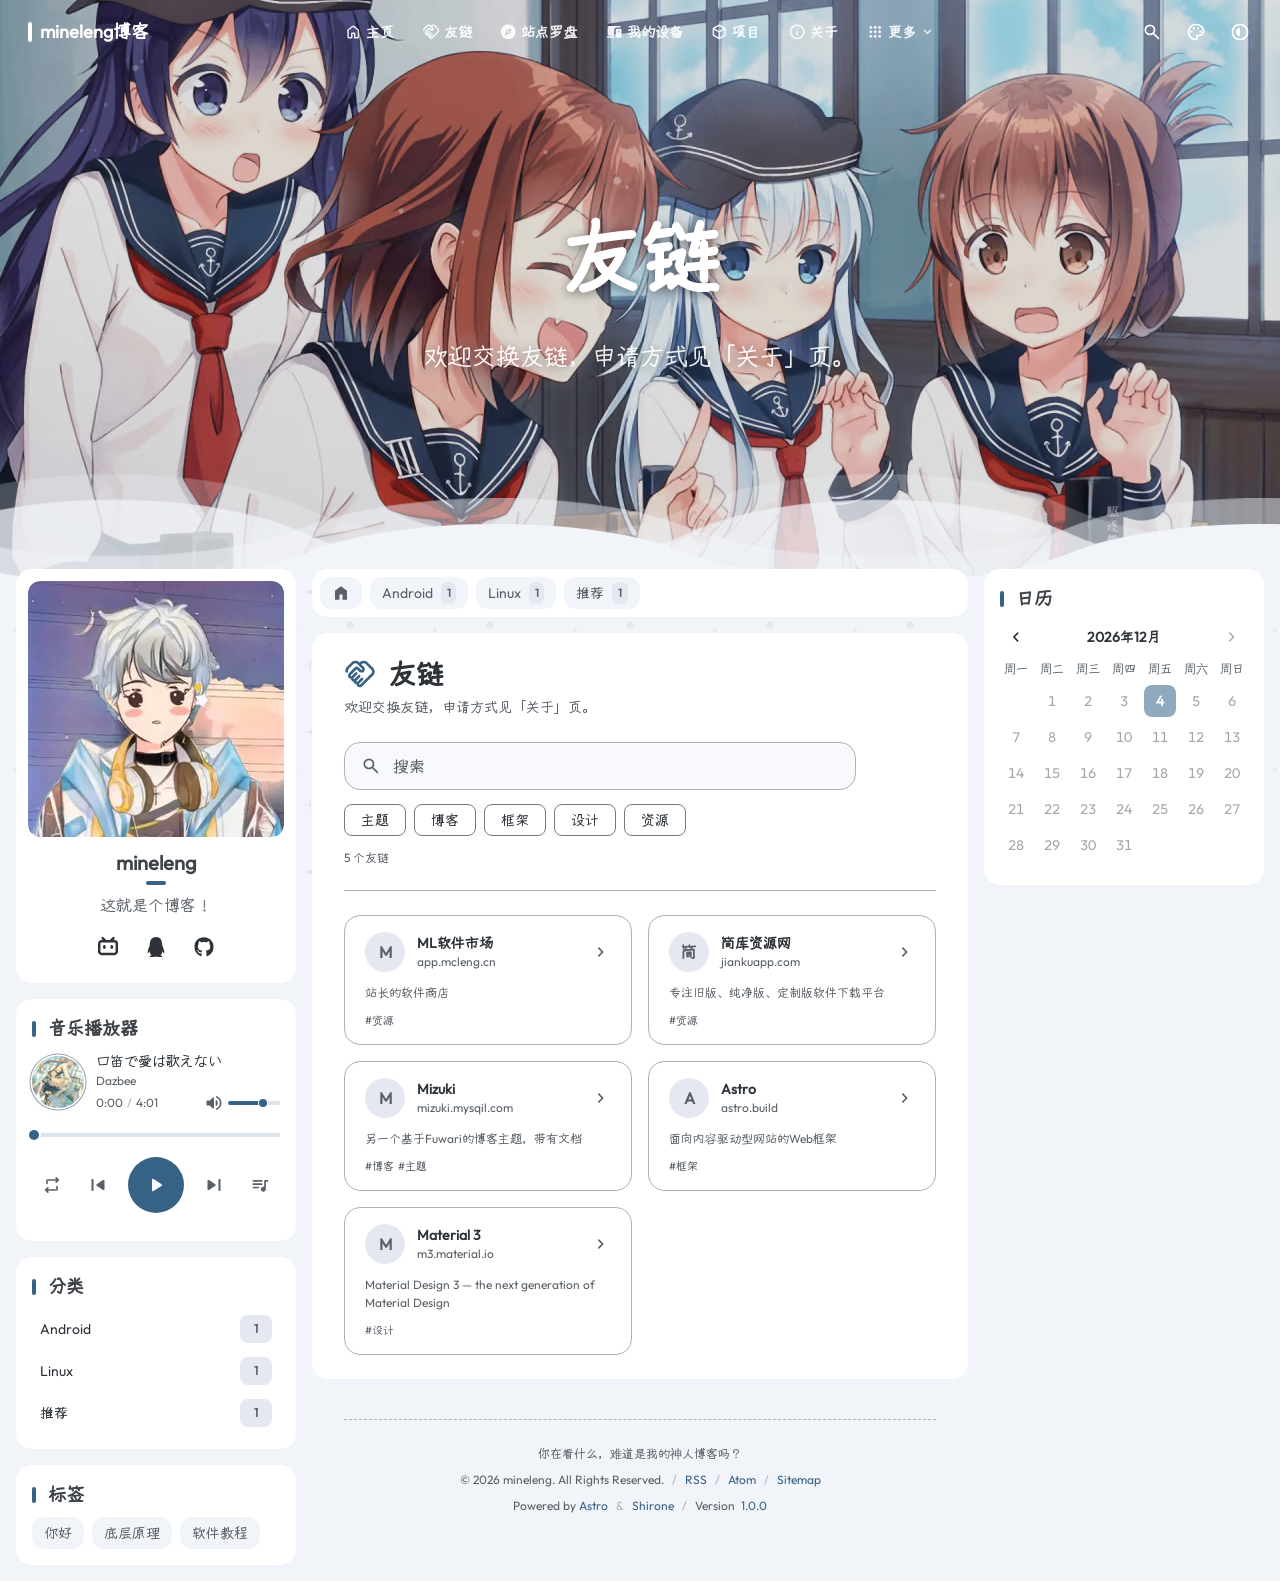
<file: friends/index.html>
<!DOCTYPE html><html lang="zh-CN" class="bg-[var(--page-bg)] transition text-[14px] md:text-[16px]" style="--configHue: 245;--page-width: 96rem;--banner-height-home: 65vh;--banner-height: 35vh;--banner-panel-overlap: 1rem;" data-astro-cid-ju4pidww><head><style>@layer properties, theme, base, components, utilities;</style><title>友链 - mineleng博客</title><meta charset="UTF-8"><meta name="description" content="欢迎交换友链，申请方式见「关于」页。"><meta name="author" content="mineleng"><meta property="og:site_name" content="mineleng博客"><meta property="og:url" content="https://mcleng.cn/friends/"><meta property="og:title" content="友链 - mineleng博客"><meta property="og:description" content="欢迎交换友链，申请方式见「关于」页。"><meta property="og:image" content="https://mcleng.cn/_astro/1.BYNc7uBQ.webp"><meta property="og:type" content="website"><meta name="twitter:card" content="summary_large_image"><meta property="twitter:url" content="https://mcleng.cn/friends/"><meta name="twitter:title" content="友链 - mineleng博客"><meta name="twitter:description" content="欢迎交换友链，申请方式见「关于」页。"><meta name="twitter:image" content="https://mcleng.cn/_astro/1.BYNc7uBQ.webp"><meta name="viewport" content="width=device-width"><meta name="generator" content="Astro v7.2.6"><style>:root {
	--font-body: "Outfit";
	--font-cjk: "Yozai Medium";
	--m3e-font-mono-family: "JetBrains Mono";
}</style><style>/* ============================================================
   Shirone M3E 页面背景纹理系统（Ambient Texture & Pattern System）
   纯 CSS 与内联矢量 SVG Data URI 渲染，零外部请求，M3E 动态取色
   ============================================================ */

:root {
	--texture-opacity: 0.12;
}

#m3e-texture-canvas {
	position: fixed;
	inset: 0;
	pointer-events: none;
	z-index: -20;
	opacity: var(--texture-opacity, 0.12);
	will-change: opacity, transform;
	transform: translateZ(0);
	transition: opacity var(--m3e-duration-long, 400ms) var(--m3e-easing-standard, cubic-bezier(0.2, 0, 0, 1));
}

/* 00. None (纯色无纹理：完全脱离渲染树，0 绘制与渲染开销) */
html[data-texture-preset="none"] #m3e-texture-canvas {
	display: none !important;
	opacity: 0 !important;
	background: none !important;
	-webkit-mask-image: none !important;
	mask-image: none !important;
	animation: none !important;
	pointer-events: none !important;
}

/* 01. Starlight (二次元星芒与呼吸微光) */
html[data-texture-preset="starlight"] #m3e-texture-canvas {
	background: linear-gradient(135deg, var(--primary) 0%, var(--secondary) 50%, var(--tertiary) 100%);
	-webkit-mask-image: url("data:image/svg+xml,%3Csvg xmlns='http://www.w3.org/2000/svg' width='140' height='140' viewBox='0 0 140 140'%3E%3Cpath d='M35 20 Q35 32 23 32 Q35 32 35 44 Q35 32 47 32 Q35 32 35 20 Z' fill='black' opacity='0.9'/%3E%3Cpath d='M105 85 Q105 93 97 93 Q105 93 105 101 Q105 93 113 93 Q105 93 105 85 Z' fill='black' opacity='0.75'/%3E%3Cpath d='M95 30 L95 42 M89 36 L101 36' stroke='black' stroke-width='1.5' stroke-linecap='round' opacity='0.8'/%3E%3Cpath d='M30 100 L30 110 M25 105 L35 105' stroke='black' stroke-width='1.2' stroke-linecap='round' opacity='0.7'/%3E%3Ccircle cx='70' cy='65' r='3.5' fill='black' opacity='0.6'/%3E%3Ccircle cx='120' cy='25' r='2' fill='black' opacity='0.5'/%3E%3Ccircle cx='15' cy='70' r='2' fill='black' opacity='0.5'/%3E%3Ccircle cx='60' cy='125' r='2.5' fill='black' opacity='0.5'/%3E%3C/svg%3E");
	mask-image: url("data:image/svg+xml,%3Csvg xmlns='http://www.w3.org/2000/svg' width='140' height='140' viewBox='0 0 140 140'%3E%3Cpath d='M35 20 Q35 32 23 32 Q35 32 35 44 Q35 32 47 32 Q35 32 35 20 Z' fill='black' opacity='0.9'/%3E%3Cpath d='M105 85 Q105 93 97 93 Q105 93 105 101 Q105 93 113 93 Q105 93 105 85 Z' fill='black' opacity='0.75'/%3E%3Cpath d='M95 30 L95 42 M89 36 L101 36' stroke='black' stroke-width='1.5' stroke-linecap='round' opacity='0.8'/%3E%3Cpath d='M30 100 L30 110 M25 105 L35 105' stroke='black' stroke-width='1.2' stroke-linecap='round' opacity='0.7'/%3E%3Ccircle cx='70' cy='65' r='3.5' fill='black' opacity='0.6'/%3E%3Ccircle cx='120' cy='25' r='2' fill='black' opacity='0.5'/%3E%3Ccircle cx='15' cy='70' r='2' fill='black' opacity='0.5'/%3E%3Ccircle cx='60' cy='125' r='2.5' fill='black' opacity='0.5'/%3E%3C/svg%3E");
	-webkit-mask-size: 140px 140px;
	mask-size: 140px 140px;
	-webkit-mask-repeat: repeat;
	mask-repeat: repeat;
	animation: m3e-texture-starlight-float 16s ease-in-out infinite;
}

/* 02. Cyber Dots (极客点阵与准星) */
html[data-texture-preset="cyber-dots"] #m3e-texture-canvas {
	background: linear-gradient(135deg, var(--primary), var(--secondary));
	-webkit-mask-image: url("data:image/svg+xml,%3Csvg xmlns='http://www.w3.org/2000/svg' width='48' height='48' viewBox='0 0 48 48'%3E%3Ccircle cx='12' cy='12' r='1.2' fill='black'/%3E%3Ccircle cx='36' cy='12' r='1.2' fill='black'/%3E%3Ccircle cx='12' cy='36' r='1.2' fill='black'/%3E%3Ccircle cx='36' cy='36' r='1.2' fill='black'/%3E%3Cpath d='M24 20v8M20 24h8' stroke='black' stroke-width='0.8'/%3E%3Cpath d='M44 4h-4v4M4 44h4v-4' stroke='black' stroke-width='0.8' fill='none' opacity='0.6'/%3E%3C/svg%3E");
	mask-image: url("data:image/svg+xml,%3Csvg xmlns='http://www.w3.org/2000/svg' width='48' height='48' viewBox='0 0 48 48'%3E%3Ccircle cx='12' cy='12' r='1.2' fill='black'/%3E%3Ccircle cx='36' cy='12' r='1.2' fill='black'/%3E%3Ccircle cx='12' cy='36' r='1.2' fill='black'/%3E%3Ccircle cx='36' cy='36' r='1.2' fill='black'/%3E%3Cpath d='M24 20v8M20 24h8' stroke='black' stroke-width='0.8'/%3E%3Cpath d='M44 4h-4v4M4 44h4v-4' stroke='black' stroke-width='0.8' fill='none' opacity='0.6'/%3E%3C/svg%3E");
	-webkit-mask-size: 48px 48px;
	mask-size: 48px 48px;
	-webkit-mask-repeat: repeat;
	mask-repeat: repeat;
}

/* 03. Topography (流光等高线波纹) */
html[data-texture-preset="topography"] #m3e-texture-canvas {
	background: linear-gradient(180deg, var(--secondary), var(--tertiary));
	-webkit-mask-image: url("data:image/svg+xml,%3Csvg xmlns='http://www.w3.org/2000/svg' width='240' height='240' viewBox='0 0 240 240'%3E%3Cpath d='M0 40 Q60 10 120 40 T240 40 M0 80 Q60 50 120 80 T240 80 M0 120 Q60 90 120 120 T240 120 M0 160 Q60 130 120 160 T240 160 M0 200 Q60 170 120 200 T240 200' fill='none' stroke='black' stroke-width='1.2' opacity='0.7' stroke-dasharray='4 4'/%3E%3Cpath d='M0 60 Q60 90 120 60 T240 60 M0 100 Q60 130 120 100 T240 100 M0 140 Q60 170 120 140 T240 140 M0 180 Q60 210 120 180 T240 180 M0 220 Q60 250 120 220 T240 220' fill='none' stroke='black' stroke-width='1.2' opacity='0.85'/%3E%3C/svg%3E");
	mask-image: url("data:image/svg+xml,%3Csvg xmlns='http://www.w3.org/2000/svg' width='240' height='240' viewBox='0 0 240 240'%3E%3Cpath d='M0 40 Q60 10 120 40 T240 40 M0 80 Q60 50 120 80 T240 80 M0 120 Q60 90 120 120 T240 120 M0 160 Q60 130 120 160 T240 160 M0 200 Q60 170 120 200 T240 200' fill='none' stroke='black' stroke-width='1.2' opacity='0.7' stroke-dasharray='4 4'/%3E%3Cpath d='M0 60 Q60 90 120 60 T240 60 M0 100 Q60 130 120 100 T240 100 M0 140 Q60 170 120 140 T240 140 M0 180 Q60 210 120 180 T240 180 M0 220 Q60 250 120 220 T240 220' fill='none' stroke='black' stroke-width='1.2' opacity='0.85'/%3E%3C/svg%3E");
	-webkit-mask-size: 240px 240px;
	mask-size: 240px 240px;
	-webkit-mask-repeat: repeat;
	mask-repeat: repeat;
	animation: m3e-texture-topography-flow 32s linear infinite;
}

/* 04. Geometric (M3E 几何晶体与折纸) */
html[data-texture-preset="geometric"] #m3e-texture-canvas {
	background: linear-gradient(135deg, var(--primary), var(--tertiary));
	-webkit-mask-image: url("data:image/svg+xml,%3Csvg xmlns='http://www.w3.org/2000/svg' width='160' height='160' viewBox='0 0 160 160'%3E%3Cpolygon points='80,10 150,80 80,150 10,80' fill='none' stroke='black' stroke-width='1.5' opacity='0.9'/%3E%3Ccircle cx='80' cy='80' r='26' fill='black' opacity='0.4'/%3E%3Cpolygon points='0,0 80,0 0,80' fill='black' opacity='0.25'/%3E%3Cpolygon points='160,0 80,0 160,80' fill='black' opacity='0.25'/%3E%3Cpolygon points='0,160 80,160 0,80' fill='black' opacity='0.25'/%3E%3Cpolygon points='160,160 80,160 160,80' fill='black' opacity='0.25'/%3E%3Ccircle cx='0' cy='80' r='12' fill='none' stroke='black' stroke-width='1.2' opacity='0.6'/%3E%3Ccircle cx='160' cy='80' r='12' fill='none' stroke='black' stroke-width='1.2' opacity='0.6'/%3E%3C/svg%3E");
	mask-image: url("data:image/svg+xml,%3Csvg xmlns='http://www.w3.org/2000/svg' width='160' height='160' viewBox='0 0 160 160'%3E%3Cpolygon points='80,10 150,80 80,150 10,80' fill='none' stroke='black' stroke-width='1.5' opacity='0.9'/%3E%3Ccircle cx='80' cy='80' r='26' fill='black' opacity='0.4'/%3E%3Cpolygon points='0,0 80,0 0,80' fill='black' opacity='0.25'/%3E%3Cpolygon points='160,0 80,0 160,80' fill='black' opacity='0.25'/%3E%3Cpolygon points='0,160 80,160 0,80' fill='black' opacity='0.25'/%3E%3Cpolygon points='160,160 80,160 160,80' fill='black' opacity='0.25'/%3E%3Ccircle cx='0' cy='80' r='12' fill='none' stroke='black' stroke-width='1.2' opacity='0.6'/%3E%3Ccircle cx='160' cy='80' r='12' fill='none' stroke='black' stroke-width='1.2' opacity='0.6'/%3E%3C/svg%3E");
	-webkit-mask-size: 160px 160px;
	mask-size: 160px 160px;
	-webkit-mask-repeat: repeat;
	mask-repeat: repeat;
}

/* 05. Sakura Petals (落樱微瓣) */
html[data-texture-preset="sakura"] #m3e-texture-canvas {
	background: linear-gradient(135deg, var(--secondary) 0%, var(--primary) 100%);
	-webkit-mask-image: url("data:image/svg+xml,%3Csvg xmlns='http://www.w3.org/2000/svg' width='180' height='180' viewBox='0 0 180 180'%3E%3Cg transform='translate(35, 30) rotate(25) scale(0.85)'%3E%3Cpath d='M 0 0 C -5 -8 -8 -16 -3 -22 C -1 -24 0 -22.5 0 -21 C 0 -22.5 1 -24 3 -22 C 8 -16 5 -8 0 0 Z' fill='black' opacity='0.85'/%3E%3C/g%3E%3Cg transform='translate(130, 45) rotate(-40) scale(0.7)'%3E%3Cpath d='M 0 0 C -5 -8 -8 -16 -3 -22 C -1 -24 0 -22.5 0 -21 C 0 -22.5 1 -24 3 -22 C 8 -16 5 -8 0 0 Z' fill='black' opacity='0.7'/%3E%3C/g%3E%3Cg transform='translate(85, 115) rotate(70) scale(0.95)'%3E%3Cpath d='M 0 0 C -5 -8 -8 -16 -3 -22 C -1 -24 0 -22.5 0 -21 C 0 -22.5 1 -24 3 -22 C 8 -16 5 -8 0 0 Z' fill='black' opacity='0.9'/%3E%3C/g%3E%3Cg transform='translate(155, 140) rotate(-15) scale(0.6)'%3E%3Cpath d='M 0 0 C -5 -8 -8 -16 -3 -22 C -1 -24 0 -22.5 0 -21 C 0 -22.5 1 -24 3 -22 C 8 -16 5 -8 0 0 Z' fill='black' opacity='0.65'/%3E%3C/g%3E%3Cg transform='translate(25, 145) rotate(-75) scale(0.75)'%3E%3Cpath d='M 0 0 C -5 -8 -8 -16 -3 -22 C -1 -24 0 -22.5 0 -21 C 0 -22.5 1 -24 3 -22 C 8 -16 5 -8 0 0 Z' fill='black' opacity='0.75'/%3E%3C/g%3E%3Ccircle cx='95' cy='35' r='1.5' fill='black' opacity='0.4'/%3E%3Ccircle cx='140' cy='95' r='1.2' fill='black' opacity='0.4'/%3E%3Ccircle cx='55' cy='90' r='1.5' fill='black' opacity='0.4'/%3E%3C/svg%3E");
	mask-image: url("data:image/svg+xml,%3Csvg xmlns='http://www.w3.org/2000/svg' width='180' height='180' viewBox='0 0 180 180'%3E%3Cg transform='translate(35, 30) rotate(25) scale(0.85)'%3E%3Cpath d='M 0 0 C -5 -8 -8 -16 -3 -22 C -1 -24 0 -22.5 0 -21 C 0 -22.5 1 -24 3 -22 C 8 -16 5 -8 0 0 Z' fill='black' opacity='0.85'/%3E%3C/g%3E%3Cg transform='translate(130, 45) rotate(-40) scale(0.7)'%3E%3Cpath d='M 0 0 C -5 -8 -8 -16 -3 -22 C -1 -24 0 -22.5 0 -21 C 0 -22.5 1 -24 3 -22 C 8 -16 5 -8 0 0 Z' fill='black' opacity='0.7'/%3E%3C/g%3E%3Cg transform='translate(85, 115) rotate(70) scale(0.95)'%3E%3Cpath d='M 0 0 C -5 -8 -8 -16 -3 -22 C -1 -24 0 -22.5 0 -21 C 0 -22.5 1 -24 3 -22 C 8 -16 5 -8 0 0 Z' fill='black' opacity='0.9'/%3E%3C/g%3E%3Cg transform='translate(155, 140) rotate(-15) scale(0.6)'%3E%3Cpath d='M 0 0 C -5 -8 -8 -16 -3 -22 C -1 -24 0 -22.5 0 -21 C 0 -22.5 1 -24 3 -22 C 8 -16 5 -8 0 0 Z' fill='black' opacity='0.65'/%3E%3C/g%3E%3Cg transform='translate(25, 145) rotate(-75) scale(0.75)'%3E%3Cpath d='M 0 0 C -5 -8 -8 -16 -3 -22 C -1 -24 0 -22.5 0 -21 C 0 -22.5 1 -24 3 -22 C 8 -16 5 -8 0 0 Z' fill='black' opacity='0.75'/%3E%3C/g%3E%3Ccircle cx='95' cy='35' r='1.5' fill='black' opacity='0.4'/%3E%3Ccircle cx='140' cy='95' r='1.2' fill='black' opacity='0.4'/%3E%3Ccircle cx='55' cy='90' r='1.5' fill='black' opacity='0.4'/%3E%3C/svg%3E");
	-webkit-mask-size: 180px 180px;
	mask-size: 180px 180px;
	-webkit-mask-repeat: repeat;
	mask-repeat: repeat;
	animation: m3e-texture-sakura-fall 28s linear infinite;
}

/* 动效关键帧 */
@keyframes m3e-texture-starlight-float {
	0%, 100% {
		-webkit-mask-position: 0px 0px;
		mask-position: 0px 0px;
	}
	50% {
		-webkit-mask-position: 14px -18px;
		mask-position: 14px -18px;
	}
}

@keyframes m3e-texture-topography-flow {
	0% {
		-webkit-mask-position: 0px 0px;
		mask-position: 0px 0px;
	}
	100% {
		-webkit-mask-position: 240px 0px;
		mask-position: 240px 0px;
	}
}

@keyframes m3e-texture-sakura-fall {
	0% {
		-webkit-mask-position: 0px 0px;
		mask-position: 0px 0px;
	}
	100% {
		-webkit-mask-position: 180px 180px;
		mask-position: 180px 180px;
	}
}

/* Reduced Motion 动效降级 */
@media (prefers-reduced-motion: reduce) {
	#m3e-texture-canvas {
		animation: none !important;
	}
}

html.motion-reduced #m3e-texture-canvas {
	animation: none !important;
}
</style><style>@font-face{font-family:Outfit-8b10f21ee7afb56d;src:url("/_astro/fonts/14637153c8739868.woff2") format("woff2");font-display:swap;unicode-range:U+0000-00FF,U+0131,U+0152-0153,U+02BB-02BC,U+02C6,U+02DA,U+02DC,U+0304,U+0308,U+0329,U+2000-206F,U+20AC,U+2122,U+2191,U+2193,U+2212,U+2215,U+FEFF,U+FFFD;font-weight:400;font-style:normal;}:root{--font-body:Outfit-8b10f21ee7afb56d;}</style><style>@font-face{font-family:"Yozai Medium-2795006b8a09caeb";src:url("/_astro/fonts/6fb92930fb400bca.woff2") format("woff2");font-display:swap;font-weight:500;font-style:normal;}:root{--font-cjk:"Yozai Medium-2795006b8a09caeb";}</style><style>@font-face{font-family:"JetBrains Mono-ac9d1c33515fb79d";src:url("/_astro/fonts/cc5f60fd46e42cc9.woff2") format("woff2");font-display:swap;unicode-range:U+0000-00FF,U+0131,U+0152-0153,U+02BB-02BC,U+02C6,U+02DA,U+02DC,U+0304,U+0308,U+0329,U+2000-206F,U+20AC,U+2122,U+2191,U+2193,U+2212,U+2215,U+FEFF,U+FFFD;font-weight:400;font-style:normal;}@font-face{font-family:"JetBrains Mono-ac9d1c33515fb79d";src:url("/_astro/fonts/9161ee1cbda9cef9.woff2") format("woff2");font-display:swap;unicode-range:U+0000-00FF,U+0131,U+0152-0153,U+02BB-02BC,U+02C6,U+02DA,U+02DC,U+0304,U+0308,U+0329,U+2000-206F,U+20AC,U+2122,U+2191,U+2193,U+2212,U+2215,U+FEFF,U+FFFD;font-weight:400;font-style:italic;}@font-face{font-family:"JetBrains Mono-ac9d1c33515fb79d fallback: Arial";src:local("Arial");font-display:swap;font-weight:400;font-style:normal;size-adjust:134.5893%;ascent-override:75.7861%;descent-override:22.29%;line-gap-override:0%;}@font-face{font-family:"JetBrains Mono-ac9d1c33515fb79d fallback: Arial";src:local("Arial");font-display:swap;font-weight:400;font-style:italic;size-adjust:134.5893%;ascent-override:75.7861%;descent-override:22.29%;line-gap-override:0%;}:root{--font-mono:"JetBrains Mono-ac9d1c33515fb79d","JetBrains Mono-ac9d1c33515fb79d fallback: Arial",sans-serif;}</style><link rel="icon" href="/logo/icon.webp"><script>(function(){const DEFAULT_THEME = "auto";
const LIGHT_MODE = "light";
const DARK_MODE = "dark";
const AUTO_MODE = "auto";
const BANNER_HEIGHT_EXTEND = 30;
const configHue = 245;
const lightTheme = "github-light";
const darkTheme = "github-dark";
const defaultWallpaperMode = "banner";
const defaultTexturePreset = "starlight";
const defaultTextureOpacity = 0.12;
const textureEnabled = true;

			const theme = localStorage.getItem('theme') || DEFAULT_THEME;
			let isDark = false;
			switch (theme) {
				case LIGHT_MODE:
					document.documentElement.classList.remove('dark');
					break
				case DARK_MODE:
					document.documentElement.classList.add('dark');
					isDark = true;
					break
				case AUTO_MODE:
					if (window.matchMedia('(prefers-color-scheme: dark)').matches) {
						document.documentElement.classList.add('dark');
						isDark = true;
					} else {
						document.documentElement.classList.remove('dark');
					}
			}

			document.documentElement.setAttribute('data-theme', isDark ? darkTheme : lightTheme);
			const hue = localStorage.getItem('hue') || configHue;
			document.documentElement.style.setProperty('--hue', hue);
			if (localStorage.getItem('mc-motion') === 'reduced') {
				document.documentElement.classList.add('motion-reduced');
			}
			const storedWallpaperMode = localStorage.getItem('wallpaper-mode');
			const wallpaperMode = storedWallpaperMode === 'banner' || storedWallpaperMode === 'none'
				? storedWallpaperMode
				: defaultWallpaperMode;
			document.documentElement.dataset.wallpaperMode = wallpaperMode;

			if (textureEnabled) {
				const storedTexturePreset = localStorage.getItem('texture-preset');
				const validPresets = ['none', 'starlight', 'cyber-dots', 'topography', 'geometric', 'sakura'];
				const texturePreset = storedTexturePreset && validPresets.includes(storedTexturePreset)
					? storedTexturePreset
					: defaultTexturePreset;
				document.documentElement.dataset.texturePreset = texturePreset;
				const storedTextureOpacity = localStorage.getItem('texture-opacity');
				const textureOpacity = storedTextureOpacity ? parseFloat(storedTextureOpacity) : defaultTextureOpacity;
				if (!isNaN(textureOpacity)) {
					document.documentElement.style.setProperty('--texture-opacity', String(textureOpacity));
				}
			}

			let offset = Math.floor(window.innerHeight * (BANNER_HEIGHT_EXTEND / 100));
			offset = offset - offset % 4;
			document.documentElement.style.setProperty('--banner-height-extend', `${offset}px`);
		})();</script><link rel="alternate" type="application/rss+xml" title="mineleng" href="https://mcleng.cn/rss.xml"><link rel="alternate" type="application/atom+xml" title="mineleng" href="https://mcleng.cn/atom.xml"><style>.m3-chips.svelte-nuk858{display:flex;flex-wrap:wrap;gap:var(--m3e-chip-gap, .5rem)}.m3-chip.svelte-nuk858{display:inline-flex;align-items:center;box-sizing:border-box;height:2rem;gap:.5rem;padding:0 1rem;border:1px solid var(--outline);border-radius:var(--shape-corner-s);background:transparent;color:var(--on-surface);font:var(--m3e-type-label-large);cursor:pointer;user-select:none;--m3e-state-color: var(--on-surface)}.m3-chip--disabled.svelte-nuk858{opacity:.38;pointer-events:none}.m3-chip__icon.svelte-nuk858,.m3-chip__remove.svelte-nuk858{display:inline-flex;align-items:center;justify-content:center;flex-shrink:0}.m3-chip__icon.svelte-nuk858>svg,.m3-chip__remove.svelte-nuk858>svg{width:18px;height:18px}.m3-chip__avatar.svelte-nuk858{width:1.5rem;height:1.5rem;border-radius:var(--shape-corner-full);object-fit:cover;flex-shrink:0}.m3-chip--assist.svelte-nuk858{color:var(--on-surface);--m3e-state-color: var(--on-surface)}.m3-chip--assist.svelte-nuk858 .m3-chip__icon:where(.svelte-nuk858){color:var(--primary)}.m3-chip--suggestion.svelte-nuk858{color:var(--on-surface-variant);--m3e-state-color: var(--on-surface-variant)}.m3-chip--suggestion.svelte-nuk858 .m3-chip__icon:where(.svelte-nuk858){color:var(--primary)}.m3-chip--filter.m3-chip--selected.svelte-nuk858,.m3-chip--input.m3-chip--selected.svelte-nuk858{background:var(--secondary-container);color:var(--on-secondary-container);border-color:transparent;--m3e-state-color: var(--on-secondary-container)}.m3-chip--filter.m3-chip--selected.svelte-nuk858 .m3-chip__icon:where(.svelte-nuk858),.m3-chip--input.m3-chip--selected.svelte-nuk858 .m3-chip__icon:where(.svelte-nuk858){color:var(--on-secondary-container)}.m3-chip--input.svelte-nuk858{padding:0 .25rem 0 1rem}.m3-chip--input.svelte-nuk858 .m3-chip__icon:where(.svelte-nuk858){color:var(--on-surface-variant)}.m3-chip--input.m3-chip--selected.svelte-nuk858 .m3-chip__icon:where(.svelte-nuk858){color:var(--on-secondary-container)}.m3-chip__action.svelte-nuk858{display:inline-flex;align-items:center;gap:.5rem;height:100%;padding:0;border:none;background:transparent;color:inherit;font:inherit;cursor:pointer}.m3-chip__remove.svelte-nuk858{width:1.5rem;height:1.5rem;padding:0;border:none;border-radius:var(--shape-corner-full);background:transparent;color:var(--on-surface-variant);cursor:pointer;transition:background-color var(--m3e-duration-short) var(--m3e-easing-standard)}.m3-chip__remove.svelte-nuk858:hover{background:color-mix(in srgb,var(--on-surface-variant) 8%,transparent)}.m3-chip__remove.svelte-nuk858:active{background:color-mix(in srgb,var(--on-surface-variant) 12%,transparent)}.page-header.svelte-txw2p{margin-bottom:1.5rem}.page-header__title-row.svelte-txw2p{display:flex;align-items:center;gap:.75rem}.page-header__icon.svelte-txw2p{display:inline-flex;flex-shrink:0;color:var(--primary)}.page-header__icon.svelte-txw2p>svg{width:2rem;height:2rem}.page-header__title.svelte-txw2p{margin:0;color:var(--on-surface);font:var(--m3e-type-headline-medium);font-weight:700;line-height:1.2}.page-header__subtitle.svelte-txw2p{margin:.375rem 0 0;color:var(--on-surface-variant);font:var(--m3e-type-body-medium);line-height:1.5}
</style><link rel="stylesheet" href="/_astro/fancybox.y3Ble-Pa.css"><style>.fancybox__container{--fancybox-bg: rgba(0, 0, 0, .88);--fancybox-thumbs-width: 56px;--fancybox-thumbs-ratio: 1;--fancybox-thumbs-border-radius: .75rem}.fancybox__toolbar{background:linear-gradient(to bottom,rgba(0,0,0,.5),transparent);padding:.5rem;backdrop-filter:blur(6px)}.fancybox__caption{background:linear-gradient(to top,rgba(0,0,0,.7),transparent);color:#fff;font-size:.9rem;padding:1rem;text-align:center;backdrop-filter:blur(6px);margin:0 1rem 1rem}.fancybox__thumbs{background:#0009;padding:4px;border-radius:.75rem;backdrop-filter:blur(6px)}.fancybox__thumb{border-radius:.5rem;overflow:hidden;border:2px solid transparent;transition:all .2s ease}.fancybox__thumb:hover{border-color:#ffffff80;transform:scale(1.05)}.fancybox__thumb.is-active{border-color:#fff}.fancybox__button{background:#0006;border-radius:.75rem;width:48px;height:48px;display:flex;align-items:center;justify-content:center;transition:all .2s ease;backdrop-filter:blur(4px)}.fancybox__button:hover{background:#0000008c}.fancybox__button:active{background:#000000a6;transform:scale(.92)}.fancybox__nav .carousel__button{width:48px;height:48px;border-radius:.75rem}.fancybox__infobar{color:#fff;font-size:.9rem;padding:0 8px;opacity:.85}@media(width<768px){.fancybox__toolbar{padding:.25rem}.fancybox__button{width:40px;height:40px;border-radius:.5rem}.fancybox__caption{font-size:.85rem;padding:.5rem;margin:0 .5rem .5rem}}@media(width<480px){.fancybox__button{width:36px;height:36px}.fancybox__caption{font-size:.8rem}}
.m3-text-field.svelte-8emb17{position:relative;display:flex;align-items:center;gap:.75rem;width:100%;min-width:0;height:3rem;box-sizing:border-box;color:var(--on-surface);font:var(--m3e-type-body-large);transition:background-color var(--m3e-duration-short) var(--m3e-easing-standard),border-color var(--m3e-duration-short) var(--m3e-easing-standard)}.m3-text-field--filled.svelte-8emb17{padding:0 1rem;border-radius:var(--shape-corner-m);background:var(--surface-container-high)}.m3-text-field--filled.svelte-8emb17:hover{background:color-mix(in oklab,var(--on-surface) 12%,var(--surface-container-high))}.m3-text-field--filled.svelte-8emb17:focus-within{background:color-mix(in oklab,var(--on-surface) 16%,var(--surface-container-high))}.m3-text-field--outlined.svelte-8emb17{padding:0 1rem;border-radius:var(--shape-corner-xs);border:1px solid var(--outline-variant);background:var(--surface)}.m3-text-field--outlined.svelte-8emb17:hover{border-color:var(--outline)}.m3-text-field--outlined.svelte-8emb17:focus-within{border-color:var(--primary);border-width:2px}.m3-text-field--error.m3-text-field--filled.svelte-8emb17 .m3-text-field__underline:where(.svelte-8emb17){opacity:1;transform:scaleX(1);background:var(--error)}.m3-text-field--error.m3-text-field--outlined.svelte-8emb17{border-color:var(--error);border-width:2px}.m3-text-field--error.m3-text-field--outlined.svelte-8emb17:hover{border-color:var(--error)}.m3-text-field__icon.svelte-8emb17,.m3-text-field__trailing.svelte-8emb17{display:flex;align-items:center;flex:none;color:var(--on-surface-variant);font-size:1.25rem;line-height:1}.m3-text-field__icon.svelte-8emb17:empty,.m3-text-field__trailing.svelte-8emb17:empty{display:none}.m3-text-field__field.svelte-8emb17{position:relative;flex:1;min-width:0;display:flex;align-items:center;height:100%}.m3-text-field.svelte-8emb17 input:where(.svelte-8emb17){width:100%;flex:1;min-width:0;background:transparent;border:none;outline:none;color:var(--on-surface);caret-color:var(--primary);font:inherit}.m3-text-field.svelte-8emb17 input:where(.svelte-8emb17)::placeholder{color:var(--on-surface-variant)}.m3-text-field.svelte-8emb17 input:where(.svelte-8emb17):disabled{cursor:not-allowed}.m3-text-field.svelte-8emb17:has(input:where(.svelte-8emb17):disabled){opacity:.38;pointer-events:none}.m3-text-field__label.svelte-8emb17{position:absolute;left:0;top:50%;transform:translateY(-50%);font:var(--m3e-type-body-large);color:var(--on-surface-variant);pointer-events:none;transition:all var(--m3e-duration-short) var(--m3e-easing-standard)}.m3-text-field__label--float.svelte-8emb17{top:0;transform:none;font:var(--m3e-type-body-small);color:var(--primary)}.m3-text-field--error.svelte-8emb17 .m3-text-field__label--float:where(.svelte-8emb17){color:var(--error)}.m3-text-field__underline.svelte-8emb17{position:absolute;left:.5rem;right:.5rem;bottom:.25rem;height:2px;border-radius:var(--shape-corner-full);background:var(--primary);opacity:0;transform:scaleX(.5);transition:opacity var(--m3e-duration-short) var(--m3e-easing-standard),transform var(--m3e-duration-short) var(--m3e-easing-emphasized-decelerate)}.m3-text-field--filled.svelte-8emb17 .m3-text-field__underline:where(.svelte-8emb17){display:block}.m3-text-field--filled.svelte-8emb17:focus-within .m3-text-field__underline:where(.svelte-8emb17){opacity:1;transform:scaleX(1)}.m3-text-field__error.svelte-8emb17{position:absolute;top:100%;left:1rem;margin-top:4px;font:var(--m3e-type-label-small);color:var(--error)}
.m3-loading.svelte-di80dd{position:relative;display:inline-flex;align-items:center;justify-content:center;width:var(--m3-loading-size, 48px);height:var(--m3-loading-size, 48px);flex-shrink:0}.m3-loading--contained.svelte-di80dd{border-radius:50%;background:var(--m3-loading-bg, var(--primary-container));overflow:hidden}.m3-loading__indicator.svelte-di80dd{display:block;width:100%;height:100%}
</style><link rel="stylesheet" href="/_astro/MainGridLayout.CAM2ymMN.css"><link rel="stylesheet" href="/_astro/friends.C1J-laGu.css"><link rel="stylesheet" href="/_astro/Tooltip._NvNHrWy.css"><link rel="stylesheet" href="/_astro/DisplaySettings.BTmwK3Nc.css"><link rel="stylesheet" href="/_astro/IconButton.DsMIB3T_.css"><style>.m3-menu.svelte-6w7hgd{min-width:7rem;max-width:17.5rem;width:max-content;padding:.5rem .25rem;border-radius:var(--shape-corner-xs);background:var(--surface-container-low);box-shadow:var(--m3e-elevation-2);max-height:20rem;overflow-y:auto;transform-origin:var(--menu-origin, top center);transform:scale(1);transition:opacity var(--m3e-duration-short) var(--m3e-easing-standard),transform var(--m3e-duration-medium) var(--m3e-easing-emphasized-decelerate),visibility var(--m3e-duration-medium)}.m3-menu.closed.svelte-6w7hgd{visibility:hidden;opacity:0;transform:scale(.8);pointer-events:none;transition:opacity var(--m3e-duration-short) var(--m3e-easing-standard),transform var(--m3e-duration-short) var(--m3e-easing-emphasized-accelerate),visibility var(--m3e-duration-short)}.m3-menu.svelte-6w7hgd .m3-menu-item{display:flex;align-items:center;gap:.75rem;width:100%;min-height:3rem;padding:0 .75rem;border:none;border-radius:var(--shape-corner-s);background:transparent;color:var(--on-surface);font:var(--m3e-type-label-large);text-align:left;white-space:nowrap;overflow:hidden;text-overflow:ellipsis;cursor:pointer;transition:background-color var(--m3e-duration-short) var(--m3e-easing-standard)}.m3-menu.svelte-6w7hgd .m3-menu-item:not(.m3-state-layer):hover{background:color-mix(in oklab,var(--on-surface) 8%,transparent)}.m3-menu.svelte-6w7hgd .m3-menu-item:focus-visible{outline:2px solid var(--primary);outline-offset:-2px}.m3-menu.svelte-6w7hgd .m3-menu-item.selected,.m3-menu.svelte-6w7hgd .m3-menu-item.checked{background:var(--tertiary-container);color:var(--on-tertiary-container)}.m3-menu.svelte-6w7hgd .m3-menu-item__check{transform:scaleX(0);opacity:0;transition:transform var(--m3e-duration-medium) var(--m3e-easing-emphasized-decelerate),opacity var(--m3e-duration-short) var(--m3e-easing-standard)}.m3-menu.svelte-6w7hgd .m3-menu-item.selected .m3-menu-item__check,.m3-menu.svelte-6w7hgd .m3-menu-item.checked .m3-menu-item__check{transform:scaleX(1);opacity:1}.m3-menu.svelte-6w7hgd .m3-menu-item__trailing{margin-left:auto;display:flex;align-items:center}.m3-menu.svelte-6w7hgd .m3-menu-item__content{display:flex;flex-direction:column;min-width:0}.m3-menu.svelte-6w7hgd .m3-menu-item__label{white-space:nowrap}.m3-menu.svelte-6w7hgd .m3-menu-item__supporting{font:var(--m3e-type-body-small);color:var(--on-surface-variant);white-space:nowrap}.m3-menu.svelte-6w7hgd .m3-menu-item:disabled{color:color-mix(in oklab,var(--on-surface) 38%,transparent);cursor:default;pointer-events:none}.m3-menu.svelte-6w7hgd .m3-menu-group{padding:.25rem;border-radius:var(--shape-corner-s);background:var(--surface-container-low);transition:border-radius var(--m3e-duration-medium) var(--m3e-easing-emphasized-decelerate)}.m3-menu.svelte-6w7hgd .m3-menu-group:hover{border-radius:var(--shape-corner-l)}.m3-menu.svelte-6w7hgd .m3-menu-group+.m3-menu-group{margin-top:2px}.m3-menu--vibrant.svelte-6w7hgd{background:var(--tertiary-container);color:var(--on-tertiary-container)}.m3-menu--vibrant.svelte-6w7hgd .m3-menu-item{color:var(--on-tertiary-container)}.m3-menu--vibrant.svelte-6w7hgd .m3-menu-item:hover{background:color-mix(in oklab,var(--on-tertiary-container) 8%,transparent)}.m3-menu--vibrant.svelte-6w7hgd .m3-menu-item:focus-visible{outline:2px solid var(--tertiary)}.m3-menu--vibrant.svelte-6w7hgd .m3-menu-item.selected,.m3-menu--vibrant.svelte-6w7hgd .m3-menu-item.checked{background:var(--tertiary);color:var(--on-tertiary)}
</style><link rel="stylesheet" href="/_astro/ProgressIndicator.D18nlPvq.css"><style>.m3-blog-searchpanel.svelte-pa9i8k{display:flex;flex-direction:column;width:min(30rem,calc(100vw - 1.5rem));min-width:0;max-width:calc(100vw - 1.5rem);box-sizing:border-box;padding:.5rem;border-radius:var(--shape-corner-l);background:var(--float-panel-bg);color:var(--on-surface);box-shadow:var(--m3e-elevation-3);max-height:min(36rem,calc(100dvh - 5.5rem));overflow-y:auto;overflow-x:hidden;overscroll-behavior:contain}.m3-blog-searchpanel__input.svelte-pa9i8k{display:flex;align-items:center;gap:.5rem;flex:0 0 2.75rem;margin-bottom:.25rem;padding:0 .875rem;border-radius:var(--shape-corner-full);background:var(--surface-container-high)}.m3-blog-searchpanel__input.svelte-pa9i8k>svg{width:1.25rem;height:1.25rem;color:var(--on-surface-variant)}.m3-blog-searchpanel__input.svelte-pa9i8k>input:where(.svelte-pa9i8k){flex:1;min-width:0;height:100%;border:none;background:transparent;color:var(--on-surface);font:var(--m3e-type-body-small);outline:none;caret-color:var(--primary)}.m3-blog-searchpanel__input.svelte-pa9i8k>input:where(.svelte-pa9i8k)::placeholder{color:var(--on-surface-variant)}@media(min-width:1024px){.m3-blog-searchpanel__input--hide-desktop.svelte-pa9i8k{display:none}}.m3-blog-searchpanel__item.svelte-pa9i8k{display:block;padding:.5rem .75rem;border-radius:var(--shape-corner-l);text-decoration:none;min-width:0;transition:background-color var(--m3e-duration-short) var(--m3e-easing-standard)}.m3-blog-searchpanel__item.svelte-pa9i8k:hover{background:color-mix(in oklab,var(--on-surface) 6%,transparent)}.m3-blog-searchpanel__item.svelte-pa9i8k+.m3-blog-searchpanel__item:where(.svelte-pa9i8k){margin-top:.125rem}.m3-blog-searchpanel__title.svelte-pa9i8k{display:inline-flex;align-items:center;gap:.375rem;font:var(--m3e-type-body-large);font-weight:700;color:var(--on-surface);max-width:100%;transition:color var(--m3e-duration-short) var(--m3e-easing-standard)}.m3-blog-searchpanel__item.svelte-pa9i8k:hover .m3-blog-searchpanel__title:where(.svelte-pa9i8k){color:var(--primary)}.m3-blog-searchpanel__title.svelte-pa9i8k>svg{width:.75rem;height:.75rem;flex:0 0 auto;color:var(--primary);transform:translate(.25rem)}.m3-blog-searchpanel__excerpt.svelte-pa9i8k{display:block;margin-top:.125rem;max-width:100%;overflow-wrap:anywhere;font:var(--m3e-type-body-small);color:var(--on-surface-variant)}.m3-blog-searchpanel__excerpt.svelte-pa9i8k mark{background:transparent;color:var(--primary)}
.m3-segmented.svelte-jg8ckp{display:flex;gap:2px;padding:2px;border-radius:var(--shape-corner-m);background:var(--surface-container)}.m3-segmented__input.svelte-jg8ckp{position:absolute;width:1px;height:1px;opacity:0;overflow:hidden;clip:rect(0 0 0 0);white-space:nowrap;clip-path:inset(50%)}.m3-segmented__segment.svelte-jg8ckp{flex:1;display:flex;align-items:center;justify-content:center;gap:.25rem;height:2rem;padding:0 .75rem;border-radius:var(--shape-corner-s);font:var(--m3e-type-label-medium);color:var(--on-surface-variant);cursor:pointer;user-select:none;text-align:center;line-height:1.25;transition:background-color var(--m3e-duration-short) var(--m3e-easing-standard),color var(--m3e-duration-short) var(--m3e-easing-standard),box-shadow var(--m3e-duration-short) var(--m3e-easing-standard)}.m3-segmented__segment.svelte-jg8ckp:hover{background:color-mix(in oklab,var(--on-surface) 8%,transparent)}.m3-segmented__segment.selected.svelte-jg8ckp{background:var(--secondary-container);color:var(--on-secondary-container);box-shadow:var(--m3e-elevation-1)}.m3-segmented__segment.svelte-jg8ckp:has(input:where(.svelte-jg8ckp):focus-visible){outline:2px solid var(--primary);outline-offset:1px}.m3-segmented__check.svelte-jg8ckp{display:flex;flex-shrink:0;transform:scale(0);opacity:0;transform-origin:left bottom;transition:transform var(--m3e-duration-medium) var(--m3e-easing-emphasized-decelerate),opacity var(--m3e-duration-short) var(--m3e-easing-standard)}.m3-segmented__check.svelte-jg8ckp>svg{width:1rem;height:1rem}.m3-segmented__segment.selected.svelte-jg8ckp .m3-segmented__check:where(.svelte-jg8ckp){transform:scale(1);opacity:1}
.m3-snackbar.svelte-14kcjp5{position:fixed;left:50%;bottom:1.5rem;transform:translate(-50%) scale(.8);display:flex;align-items:center;min-height:3rem;padding:.875rem 1rem;gap:.5rem;max-width:40rem;border-radius:var(--shape-corner-xs);background:var(--surface-container-high);color:var(--on-surface);font:var(--m3e-type-body-medium);box-shadow:var(--m3e-elevation-3);border:1px solid var(--outline-variant);opacity:0;pointer-events:none;transition:opacity var(--m3e-duration-short) var(--m3e-easing-standard),transform var(--m3e-duration-medium) var(--m3e-easing-emphasized-decelerate);z-index:100}.m3-snackbar.visible.svelte-14kcjp5{opacity:1;transform:translate(-50%) scale(1);pointer-events:auto}.m3-snackbar__icon.svelte-14kcjp5{display:flex;flex-shrink:0}.m3-snackbar__icon.svelte-14kcjp5>svg{width:1.5rem;height:1.5rem}.m3-snackbar__action.svelte-14kcjp5{margin-left:auto;padding:.25rem .5rem;margin-right:-.25rem;border:none;background:none;color:var(--primary);font:var(--m3e-type-label-large);cursor:pointer;border-radius:var(--shape-corner-xs);white-space:nowrap}.m3-snackbar__action.svelte-14kcjp5:hover{background:color-mix(in srgb,var(--primary) 8%,transparent)}.m3-snackbar__action.svelte-14kcjp5:focus-visible{outline:2px solid var(--primary);outline-offset:2px}
</style><script type="module" src="/_astro/page.DV2quqEU.js"></script></head><body class="min-h-screen transition" data-current-page="friends" data-banner-visible="false" data-banner-layout="compact" data-banner-top-app-bar="false" data-banner-has-desktop="true" data-banner-has-mobile="true" style="--configHue: 245;--page-width: 96rem;--banner-height-home: 65vh;--banner-height: 35vh;--banner-panel-overlap: 1rem;" data-astro-cid-ju4pidww><div id="config-carrier" data-hue="245" data-wallpaper-mode="banner" data-texture-preset="starlight" data-texture-opacity="0.12"></div><div id="m3e-texture-canvas" class="fixed inset-0 pointer-events-none -z-20 transition-opacity duration-500" aria-hidden="true" style="--configHue: 245;--page-width: 96rem;--banner-height-home: 65vh;--banner-height: 35vh;--banner-panel-overlap: 1rem;" data-astro-cid-ju4pidww></div><style>astro-island,astro-slot,astro-static-slot{display:contents}</style><script>(()=>{var e=async t=>{await(await t())()};(self.Astro||(self.Astro={})).only=e;window.dispatchEvent(new Event("astro:only"));})();</script><script>(()=>{var g=Object.defineProperty;var w=(a,s,c)=>s in a?g(a,s,{enumerable:!0,configurable:!0,writable:!0,value:c}):a[s]=c;var l=(a,s,c)=>w(a,typeof s!="symbol"?s+"":s,c);var E=new Set(["__proto__","constructor","prototype"]);{let a={0:t=>y(t),1:t=>c(t),2:t=>new RegExp(t),3:t=>new Date(t),4:t=>new Map(c(t)),5:t=>new Set(c(t)),6:t=>BigInt(t),7:t=>new URL(t),8:t=>new Uint8Array(t),9:t=>new Uint16Array(t),10:t=>new Uint32Array(t),11:t=>Number.POSITIVE_INFINITY*t},s=t=>{let[p,e]=t;return p in a?a[p](e):void 0},c=t=>t.map(s),y=t=>typeof t!="object"||t===null?t:Object.fromEntries(Object.entries(t).map(([p,e])=>[p,s(e)]));class f extends HTMLElement{constructor(){super(...arguments);l(this,"Component");l(this,"hydrator");l(this,"hydrate",async()=>{var b;if(!this.hydrator||!this.isConnected)return;let e=(b=this.parentElement)==null?void 0:b.closest("astro-island[ssr]");if(e){e.addEventListener("astro:hydrate",this.hydrate,{once:!0});return}let r=this.querySelectorAll("astro-slot"),n={},d=this.querySelectorAll("template[data-astro-template]");for(let o of d){let i=o.closest(this.tagName);i!=null&&i.isSameNode(this)&&(n[o.getAttribute("data-astro-template")||"default"]=o.innerHTML,o.remove())}for(let o of r){let i=o.closest(this.tagName);i!=null&&i.isSameNode(this)&&(n[o.getAttribute("name")||"default"]=o.innerHTML)}let u;try{u=this.hasAttribute("props")?y(JSON.parse(this.getAttribute("props"))):{}}catch(o){let i=this.getAttribute("component-url")||"<unknown>",v=this.getAttribute("component-export");throw v&&(i+=` (export ${v})`),console.error(`[hydrate] Error parsing props for component ${i}`,this.getAttribute("props"),o),o}let h;await this.hydrator(this)(this.Component,u,n,{client:this.getAttribute("client")}),this.removeAttribute("ssr"),this.dispatchEvent(new CustomEvent("astro:hydrate"))});l(this,"unmount",()=>{this.isConnected||this.dispatchEvent(new CustomEvent("astro:unmount"))})}disconnectedCallback(){document.removeEventListener("astro:after-swap",this.unmount),document.addEventListener("astro:after-swap",this.unmount,{once:!0})}connectedCallback(){if(!this.hasAttribute("await-children")||document.readyState==="interactive"||document.readyState==="complete")this.childrenConnectedCallback();else{let e=()=>{document.removeEventListener("DOMContentLoaded",e),r.disconnect(),this.childrenConnectedCallback()},r=new MutationObserver(()=>{var n;((n=this.lastChild)==null?void 0:n.nodeType)===Node.COMMENT_NODE&&this.lastChild.nodeValue==="astro:end"&&(this.lastChild.remove(),e())});r.observe(this,{childList:!0}),document.addEventListener("DOMContentLoaded",e)}}async childrenConnectedCallback(){let e=this.getAttribute("before-hydration-url");e&&await import(e),this.start()}getRetryImportUrl(e){let r=new URL(e,document.baseURI);return r.searchParams.set("astro-retry",Date.now().toString()),r.toString()}async importWithRetry(e){try{return await import(e)}catch(r){return await new Promise(n=>setTimeout(n,1e3)),import(this.getRetryImportUrl(e))}}handleHydrationError(e){let r=this.getAttribute("component-url"),n=new CustomEvent("astro:hydration-error",{cancelable:!0,bubbles:!0,composed:!0,detail:{error:e,componentUrl:r}});this.dispatchEvent(n)&&console.error(`[astro-island] Error hydrating ${r}`,e)}async start(){let e=JSON.parse(this.getAttribute("opts")),r=this.getAttribute("client");if(Astro[r]===void 0){window.addEventListener(`astro:${r}`,()=>this.start(),{once:!0});return}try{await Astro[r](async()=>{let n=this.getAttribute("renderer-url");try{let[d,{default:u}]=await Promise.all([this.importWithRetry(this.getAttribute("component-url")),n?this.importWithRetry(n):Promise.resolve({default:()=>()=>{}})]),h=this.getAttribute("component-export")||"default";if(h.includes(".")){this.Component=d;for(let m of h.split(".")){if(E.has(m)||!this.Component||typeof this.Component!="object"&&typeof this.Component!="function"||!Object.hasOwn(this.Component,m))throw new Error(`Invalid component export path: ${h}`);this.Component=this.Component[m]}}else{if(E.has(h))throw new Error(`Invalid component export path: ${h}`);this.Component=d[h]}return this.hydrator=u,this.hydrate}catch(d){return this.handleHydrationError(d),()=>{}}},e,this)}catch(n){this.handleHydrationError(n)}}attributeChangedCallback(){this.hydrate()}}l(f,"observedAttributes",["props"]),customElements.get("astro-island")||customElements.define("astro-island",f)}})();</script><astro-island uid="iqJ19" component-url="/_astro/Snackbar.D1beC2Ty.js" component-export="default" renderer-url="/_astro/client.svelte.DfeZY-Hs.js" props="{&quot;data-astro-cid-ju4pidww&quot;:[0,true]}" ssr client="only" opts="{&quot;name&quot;:&quot;Snackbar&quot;,&quot;value&quot;:&quot;svelte&quot;}"></astro-island><header id="top-row" class="z-50 pointer-events-none relative transition-all duration-700 max-w-[var(--page-width)] px-0 md:px-4 mx-auto"><div id="navbar-wrapper" class="pointer-events-auto sticky top-0 transition-all"><div id="navbar" class="top-app-bar fixed top-0 left-0 right-0 z-50 onload-animation bg-[color-mix(in_oklab,var(--surface-container-low)_94%,transparent)] shadow-[var(--m3e-elevation-1)] backdrop-blur-md transition" data-astro-cid-qvhher2r><div class="relative max-w-[var(--page-width)] mx-auto h-16 px-3 md:px-5 flex items-center gap-1" data-astro-cid-qvhher2r><!--[--><!--[-1--><button type="button" id="nav-drawer-switch" class="m3-icon-button m3-icon-button--standard m3-icon-button--small m3-icon-button--round m3-state-layer shrink-0 lg:!hidden svelte-1f9wkzm" aria-label="Menu"><!--[1--><svg width="1em" height="1em" viewBox="0 0 24 24" class="text-[1.25rem]" data-astro-cid-qvhher2r="true" data-icon="material-symbols:menu-rounded"><symbol id="ai:material-symbols:menu-rounded"><path fill="currentColor" d="M4 18q-.425 0-.712-.288T3 17t.288-.712T4 16h16q.425 0 .713.288T21 17t-.288.713T20 18zm0-5q-.425 0-.712-.288T3 12t.288-.712T4 11h16q.425 0 .713.288T21 12t-.288.713T20 13zm0-5q-.425 0-.712-.288T3 7t.288-.712T4 6h16q.425 0 .713.288T21 7t-.288.713T20 8z"/></symbol><use href="#ai:material-symbols:menu-rounded"></use></svg><!----><!--]--></button><!--]--><!--]--><a href="/" class="group flex h-10 items-center gap-2 px-2 text-[var(--on-surface)] transition whitespace-nowrap" data-astro-cid-qvhher2r><span class="h-5 w-1 rounded-full bg-[var(--primary)] transition-all group-hover:h-7" data-astro-cid-qvhher2r></span><span class="text-lg font-bold group-hover:text-[var(--primary)]" data-astro-cid-qvhher2r>mineleng博客</span></a><nav class="top-app-bar__nav hidden h-full items-center gap-1 lg:flex lg:absolute lg:left-1/2 lg:-translate-x-1/2" aria-label="Main navigation" data-astro-cid-qvhher2r><div class="top-app-bar__nav-group" data-nav-group data-astro-cid-qvhher2r><a href="/" data-nav-key="home" class="top-app-bar__nav-link m3-state-layer relative flex h-10 items-center gap-1 px-3 text-sm font-bold text-[var(--on-surface-variant)] transition-colors hover:text-[var(--on-surface)]" data-astro-cid-qvhher2r><svg width="1em" height="1em" viewBox="0 0 24 24" class="text-[1.1rem]" data-astro-cid-qvhher2r="true" data-icon="material-symbols:home-outline-rounded"><symbol id="ai:material-symbols:home-outline-rounded"><path fill="currentColor" d="M6 19h3v-5q0-.425.288-.712T10 13h4q.425 0 .713.288T15 14v5h3v-9l-6-4.5L6 10zm-2 0v-9q0-.475.213-.9t.587-.7l6-4.5q.525-.4 1.2-.4t1.2.4l6 4.5q.375.275.588.7T20 10v9q0 .825-.588 1.413T18 21h-4q-.425 0-.712-.288T13 20v-5h-2v5q0 .425-.288.713T10 21H6q-.825 0-1.412-.587T4 19m8-6.75"/></symbol><use href="#ai:material-symbols:home-outline-rounded"></use></svg>主页</a></div><div class="top-app-bar__nav-group" data-nav-group data-astro-cid-qvhher2r><a href="/friends/" aria-current="page" data-nav-key="friends" class="top-app-bar__nav-link m3-state-layer relative flex h-10 items-center gap-1 px-3 text-sm font-bold text-[var(--on-surface-variant)] transition-colors hover:text-[var(--on-surface)] top-app-bar__nav-link--active" data-astro-cid-qvhher2r><svg width="1em" height="1em" viewBox="0 0 24 24" class="text-[1.1rem]" data-astro-cid-qvhher2r="true" data-icon="material-symbols:handshake-outline-rounded"><symbol id="ai:material-symbols:handshake-outline-rounded"><path fill="currentColor" d="M11.875 20q.1 0 .2-.05t.15-.1l8.2-8.2q.3-.3.438-.675t.137-.75q0-.4-.137-.763t-.438-.637l-4.25-4.25q-.275-.3-.638-.437T14.776 4q-.375 0-.75.138t-.675.437l-.275.275l1.85 1.875q.375.35.55.8t.175.95q0 1.05-.712 1.763t-1.763.712q-.5 0-.962-.175t-.813-.525L9.525 8.4L5.15 12.775q-.075.075-.112.163T5 13.125q0 .2.15.363t.35.162q.1 0 .2-.05t.15-.1l2.7-2.7q.275-.275.688-.288t.712.288q.275.275.275.7t-.275.7l-2.675 2.7q-.075.075-.112.163t-.038.187q0 .2.15.35t.35.15q.1 0 .2-.05t.15-.1l2.7-2.675q.275-.275.688-.288t.712.288q.275.275.275.7t-.275.7l-2.675 2.7q-.075.05-.112.15t-.038.2q0 .2.15.35t.35.15q.1 0 .188-.038t.162-.112l2.7-2.675q.275-.275.688-.288t.712.288q.275.275.275.7t-.275.7l-2.7 2.7q-.075.075-.112.163t-.038.187q0 .2.163.35t.362.15m-.025 2q-.925 0-1.637-.612t-.838-1.538q-.85-.125-1.425-.7t-.7-1.425q-.85-.125-1.412-.712T5.15 15.6q-.95-.125-1.55-.825t-.6-1.65q0-.5.188-.962t.537-.813L8.1 6.975Q8.675 6.4 9.513 6.4t1.412.575L12.8 8.85q.05.075.15.113t.2.037q.225 0 .375-.137t.15-.363q0-.1-.038-.2t-.112-.15L9.95 4.575q-.275-.3-.637-.437T8.55 4q-.375 0-.75.138t-.675.437L3.6 8.125q-.35.35-.5.825t-.075.95q.075.425-.175.75t-.675.375t-.75-.188t-.375-.662q-.15-.95.138-1.862T2.175 6.7L5.7 3.175Q6.3 2.6 7.038 2.3T8.55 2t1.513.3t1.312.875l.275.275l.275-.275q.6-.575 1.338-.875t1.512-.3t1.513.3t1.312.875L21.825 7.4q.575.575.875 1.325t.3 1.525t-.3 1.513t-.875 1.312l-8.2 8.175q-.35.35-.812.55t-.963.2M9.4 8"/></symbol><use href="#ai:material-symbols:handshake-outline-rounded"></use></svg>友链</a></div><div class="top-app-bar__nav-group" data-nav-group data-astro-cid-qvhher2r><a href="/compass/" data-nav-key="compass" class="top-app-bar__nav-link m3-state-layer relative flex h-10 items-center gap-1 px-3 text-sm font-bold text-[var(--on-surface-variant)] transition-colors hover:text-[var(--on-surface)]" data-astro-cid-qvhher2r><svg width="1em" height="1em" viewBox="0 0 24 24" class="text-[1.1rem]" data-astro-cid-qvhher2r="true" data-icon="material-symbols:explore-rounded"><symbol id="ai:material-symbols:explore-rounded"><path fill="currentColor" d="m8.375 16.25l5.05-1.45q.5-.15.863-.513t.512-.862l1.45-5.05q.075-.275-.137-.488t-.488-.137l-5.05 1.45q-.5.15-.862.513t-.513.862l-1.45 5.05q-.075.275.138.488t.487.137M12 13.5q-.625 0-1.062-.437T10.5 12t.438-1.062T12 10.5t1.063.438T13.5 12t-.437 1.063T12 13.5m0 8.5q-2.075 0-3.9-.788t-3.175-2.137T2.788 15.9T2 12t.788-3.9t2.137-3.175T8.1 2.788T12 2t3.9.788t3.175 2.137T21.213 8.1T22 12t-.788 3.9t-2.137 3.175t-3.175 2.138T12 22"/></symbol><use href="#ai:material-symbols:explore-rounded"></use></svg>站点罗盘</a></div><div class="top-app-bar__nav-group" data-nav-group data-astro-cid-qvhher2r><a href="/devices/" data-nav-key="devices" class="top-app-bar__nav-link m3-state-layer relative flex h-10 items-center gap-1 px-3 text-sm font-bold text-[var(--on-surface-variant)] transition-colors hover:text-[var(--on-surface)]" data-astro-cid-qvhher2r><svg width="1em" height="1em" viewBox="0 0 24 24" class="text-[1.1rem]" data-astro-cid-qvhher2r="true" data-icon="material-symbols:devices-rounded"><symbol id="ai:material-symbols:devices-rounded"><path fill="currentColor" d="M11 20H3q-.425 0-.712-.288T2 19t.288-.712T3 18h8q.425 0 .713.288T12 19t-.288.713T11 20m-6-3q-.825 0-1.412-.587T3 15V6q0-.825.588-1.412T5 4h14q.825 0 1.413.588T21 6h-5.5q-1.45 0-2.475 1.025T12 9.5V16q0 .425-.288.713T11 17zm10.5 3q-.625 0-1.062-.437T14 18.5v-9q0-.625.438-1.062T15.5 8h5q.625 0 1.063.438T22 9.5v9q0 .625-.437 1.063T20.5 20zm2.5-7.5q.325 0 .538-.225t.212-.525q0-.325-.213-.537T18 11q-.3 0-.525.213t-.225.537q0 .3.225.525T18 12.5"/></symbol><use href="#ai:material-symbols:devices-rounded"></use></svg>我的设备</a></div><div class="top-app-bar__nav-group" data-nav-group data-astro-cid-qvhher2r><a href="/projects/" data-nav-key="projects" class="top-app-bar__nav-link m3-state-layer relative flex h-10 items-center gap-1 px-3 text-sm font-bold text-[var(--on-surface-variant)] transition-colors hover:text-[var(--on-surface)]" data-astro-cid-qvhher2r><svg width="1em" height="1em" viewBox="0 0 24 24" class="text-[1.1rem]" data-astro-cid-qvhher2r="true" data-icon="material-symbols:deployed-code-outline-rounded"><symbol id="ai:material-symbols:deployed-code-outline-rounded"><path fill="currentColor" d="M11 19.425v-6.85L5 9.1v6.85zm2 0l6-3.475V9.1l-6 3.475zm-1-8.575l5.925-3.425L12 4L6.075 7.425zM4 17.7q-.475-.275-.737-.725t-.263-1v-7.95q0-.55.263-1T4 6.3l7-4.025Q11.475 2 12 2t1 .275L20 6.3q.475.275.738.725t.262 1v7.95q0 .55-.262 1T20 17.7l-7 4.025Q12.525 22 12 22t-1-.275zm8-5.7"/></symbol><use href="#ai:material-symbols:deployed-code-outline-rounded"></use></svg>项目</a></div><div class="top-app-bar__nav-group" data-nav-group data-astro-cid-qvhher2r><a href="/about/" data-nav-key="about" class="top-app-bar__nav-link m3-state-layer relative flex h-10 items-center gap-1 px-3 text-sm font-bold text-[var(--on-surface-variant)] transition-colors hover:text-[var(--on-surface)]" data-astro-cid-qvhher2r><svg width="1em" height="1em" viewBox="0 0 24 24" class="text-[1.1rem]" data-astro-cid-qvhher2r="true" data-icon="material-symbols:info-outline-rounded"><symbol id="ai:material-symbols:info-outline-rounded"><path fill="currentColor" d="M12.713 16.713Q13 16.425 13 16v-4q0-.425-.288-.712T12 11t-.712.288T11 12v4q0 .425.288.713T12 17t.713-.288m0-8Q13 8.425 13 8t-.288-.712T12 7t-.712.288T11 8t.288.713T12 9t.713-.288M12 22q-2.075 0-3.9-.788t-3.175-2.137T2.788 15.9T2 12t.788-3.9t2.137-3.175T8.1 2.788T12 2t3.9.788t3.175 2.137T21.213 8.1T22 12t-.788 3.9t-2.137 3.175t-3.175 2.138T12 22m0-2q3.35 0 5.675-2.325T20 12t-2.325-5.675T12 4T6.325 6.325T4 12t2.325 5.675T12 20m0-8"/></symbol><use href="#ai:material-symbols:info-outline-rounded"></use></svg>关于</a></div><div class="top-app-bar__nav-group" data-nav-group data-astro-cid-qvhher2r><button class="top-app-bar__nav-link m3-state-layer relative flex h-10 items-center gap-1 px-3 text-sm font-bold text-[var(--on-surface-variant)] transition-colors hover:text-[var(--on-surface)]" aria-expanded="false" data-astro-cid-qvhher2r><svg width="1em" height="1em" viewBox="0 0 24 24" class="text-[1.1rem]" data-astro-cid-qvhher2r="true" data-icon="material-symbols:apps-rounded"><symbol id="ai:material-symbols:apps-rounded"><path fill="currentColor" d="M4.588 19.413Q4 18.825 4 18t.588-1.412T6 16t1.413.588T8 18t-.587 1.413T6 20t-1.412-.587m6 0Q10 18.825 10 18t.588-1.412T12 16t1.413.588T14 18t-.587 1.413T12 20t-1.412-.587m6 0Q16 18.825 16 18t.588-1.412T18 16t1.413.588T20 18t-.587 1.413T18 20t-1.412-.587m-12-6Q4 12.825 4 12t.588-1.412T6 10t1.413.588T8 12t-.587 1.413T6 14t-1.412-.587m6 0Q10 12.825 10 12t.588-1.412T12 10t1.413.588T14 12t-.587 1.413T12 14t-1.412-.587m6 0Q16 12.825 16 12t.588-1.412T18 10t1.413.588T20 12t-.587 1.413T18 14t-1.412-.587m-12-6Q4 6.825 4 6t.588-1.412T6 4t1.413.588T8 6t-.587 1.413T6 8t-1.412-.587m6 0Q10 6.825 10 6t.588-1.412T12 4t1.413.588T14 6t-.587 1.413T12 8t-1.412-.587m6 0Q16 6.825 16 6t.588-1.412T18 4t1.413.588T20 6t-.587 1.413T18 8t-1.412-.587"/></symbol><use href="#ai:material-symbols:apps-rounded"></use></svg>更多<svg width="1em" height="1em" viewBox="0 0 24 24" class="text-[1rem]" data-astro-cid-qvhher2r="true" data-icon="material-symbols:keyboard-arrow-down-rounded"><symbol id="ai:material-symbols:keyboard-arrow-down-rounded"><path fill="currentColor" d="M11.625 14.913q-.175-.063-.325-.213l-4.6-4.6q-.275-.275-.275-.7t.275-.7t.7-.275t.7.275l3.9 3.9l3.9-3.9q.275-.275.7-.275t.7.275t.275.7t-.275.7l-4.6 4.6q-.15.15-.325.213t-.375.062t-.375-.062"/></symbol><use href="#ai:material-symbols:keyboard-arrow-down-rounded"></use></svg></button><div class="top-app-bar__submenu" role="menu" data-astro-cid-qvhher2r><a href="/timeline/" role="menuitem" data-nav-key="timeline" class="top-app-bar__submenu-item" data-astro-cid-qvhher2r><svg width="1em" height="1em" viewBox="0 0 24 24" class="text-[1.2rem]" data-astro-cid-qvhher2r="true" data-icon="material-symbols:timeline-rounded"><symbol id="ai:material-symbols:timeline-rounded"><path fill="currentColor" d="M3 18q-.825 0-1.412-.587T1 16t.588-1.412T3 14h.263q.112 0 .237.05L8.05 9.5Q8 9.375 8 9.262V9q0-.825.588-1.412T10 7t1.413.588T12 9q0 .05-.05.5l2.55 2.55q.125-.05.238-.05h.525q.112 0 .237.05l3.55-3.55Q19 8.375 19 8.262V8q0-.825.588-1.412T21 6t1.413.588T23 8t-.587 1.413T21 10h-.262q-.113 0-.238-.05l-3.55 3.55q.05.125.05.238V14q0 .825-.587 1.413T15 16t-1.412-.587T13 14v-.262q0-.113.05-.238l-2.55-2.55q-.125.05-.238.05H10q-.05 0-.5-.05L4.95 15.5q.05.125.05.238V16q0 .825-.587 1.413T3 18"/></symbol><use href="#ai:material-symbols:timeline-rounded"></use></svg>时间线</a><a href="/archive/" role="menuitem" data-nav-key="archive" class="top-app-bar__submenu-item" data-astro-cid-qvhher2r><svg width="1em" height="1em" viewBox="0 0 24 24" class="text-[1.2rem]" data-astro-cid-qvhher2r="true" data-icon="material-symbols:archive-outline-rounded"><symbol id="ai:material-symbols:archive-outline-rounded"><path fill="currentColor" d="M11.288 10.288Q11 10.575 11 11v3.2l-.9-.9q-.275-.275-.7-.275t-.7.275t-.275.7t.275.7l2.6 2.6q.3.3.7.3t.7-.3l2.6-2.6q.275-.275.275-.7t-.275-.7t-.7-.275t-.7.275l-.9.9V11q0-.425-.288-.712T12 10t-.712.288M5 8v11h14V8zm0 13q-.825 0-1.412-.587T3 19V6.525q0-.35.113-.675t.337-.6L4.7 3.725q.275-.35.687-.538T6.25 3h11.5q.45 0 .863.188t.687.537l1.25 1.525q.225.275.338.6t.112.675V19q0 .825-.587 1.413T19 21zm.4-15h13.2l-.85-1H6.25zm6.6 7.5"/></symbol><use href="#ai:material-symbols:archive-outline-rounded"></use></svg>归档</a><a href="https://github.com/LyraVoid/Shirone" target="_blank" rel="noopener noreferrer" role="menuitem" data-nav-key="github" class="top-app-bar__submenu-item" data-astro-cid-qvhher2r><svg width="0.97em" height="1em" viewBox="0 0 496 512" class="text-[1.2rem]" data-astro-cid-qvhher2r="true" data-icon="fa6-brands:github"><symbol id="ai:fa6-brands:github"><path fill="currentColor" d="M165.9 397.4c0 2-2.3 3.6-5.2 3.6c-3.3.3-5.6-1.3-5.6-3.6c0-2 2.3-3.6 5.2-3.6c3-.3 5.6 1.3 5.6 3.6m-31.1-4.5c-.7 2 1.3 4.3 4.3 4.9c2.6 1 5.6 0 6.2-2s-1.3-4.3-4.3-5.2c-2.6-.7-5.5.3-6.2 2.3m44.2-1.7c-2.9.7-4.9 2.6-4.6 4.9c.3 2 2.9 3.3 5.9 2.6c2.9-.7 4.9-2.6 4.6-4.6c-.3-1.9-3-3.2-5.9-2.9M244.8 8C106.1 8 0 113.3 0 252c0 110.9 69.8 205.8 169.5 239.2c12.8 2.3 17.3-5.6 17.3-12.1c0-6.2-.3-40.4-.3-61.4c0 0-70 15-84.7-29.8c0 0-11.4-29.1-27.8-36.6c0 0-22.9-15.7 1.6-15.4c0 0 24.9 2 38.6 25.8c21.9 38.6 58.6 27.5 72.9 20.9c2.3-16 8.8-27.1 16-33.7c-55.9-6.2-112.3-14.3-112.3-110.5c0-27.5 7.6-41.3 23.6-58.9c-2.6-6.5-11.1-33.3 2.6-67.9c20.9-6.5 69 27 69 27c20-5.6 41.5-8.5 62.8-8.5s42.8 2.9 62.8 8.5c0 0 48.1-33.6 69-27c13.7 34.7 5.2 61.4 2.6 67.9c16 17.7 25.8 31.5 25.8 58.9c0 96.5-58.9 104.2-114.8 110.5c9.2 7.9 17 22.9 17 46.4c0 33.7-.3 75.4-.3 83.6c0 6.5 4.6 14.4 17.3 12.1C428.2 457.8 496 362.9 496 252C496 113.3 383.5 8 244.8 8M97.2 352.9c-1.3 1-1 3.3.7 5.2c1.6 1.6 3.9 2.3 5.2 1c1.3-1 1-3.3-.7-5.2c-1.6-1.6-3.9-2.3-5.2-1m-10.8-8.1c-.7 1.3.3 2.9 2.3 3.9c1.6 1 3.6.7 4.3-.7c.7-1.3-.3-2.9-2.3-3.9c-2-.6-3.6-.3-4.3.7m32.4 35.6c-1.6 1.3-1 4.3 1.3 6.2c2.3 2.3 5.2 2.6 6.5 1c1.3-1.3.7-4.3-1.3-6.2c-2.2-2.3-5.2-2.6-6.5-1m-11.4-14.7c-1.6 1-1.6 3.6 0 5.9s4.3 3.3 5.6 2.3c1.6-1.3 1.6-3.9 0-6.2c-1.4-2.3-4-3.3-5.6-2"/></symbol><use href="#ai:fa6-brands:github"></use></svg>GitHub<svg width="1em" height="1em" viewBox="0 0 24 24" class="ml-auto text-[0.875rem]" data-astro-cid-qvhher2r="true" data-icon="material-symbols:arrow-outward-rounded"><symbol id="ai:material-symbols:arrow-outward-rounded"><path fill="currentColor" d="m16 8.4l-8.9 8.9q-.275.275-.7.275t-.7-.275t-.275-.7t.275-.7L14.6 7H7q-.425 0-.712-.288T6 6t.288-.712T7 5h10q.425 0 .713.288T18 6v10q0 .425-.288.713T17 17t-.712-.288T16 16z"/></symbol><use href="#ai:material-symbols:arrow-outward-rounded"></use></svg></a></div></div></nav><div class="flex-1" data-astro-cid-qvhher2r></div><astro-island uid="Z1ARGw1" component-url="/_astro/Search.BAqR8Dd2.js" component-export="default" renderer-url="/_astro/client.svelte.DfeZY-Hs.js" props="{&quot;data-astro-cid-qvhher2r&quot;:[0,true]}" ssr client="only" opts="{&quot;name&quot;:&quot;Search&quot;,&quot;value&quot;:&quot;svelte&quot;}"></astro-island><!--[--><!--[-1--><button type="button" id="display-settings-switch" class="m3-icon-button m3-icon-button--standard m3-icon-button--small m3-icon-button--round m3-state-layer shrink-0 svelte-1f9wkzm" aria-label="Display Settings"><!--[1--><svg width="1em" height="1em" viewBox="0 0 24 24" class="text-[1.25rem]" data-astro-cid-qvhher2r="true" data-icon="material-symbols:palette-outline"><symbol id="ai:material-symbols:palette-outline"><path fill="currentColor" d="M12 22q-2.05 0-3.875-.788t-3.187-2.15t-2.15-3.187T2 12q0-2.075.813-3.9t2.2-3.175T8.25 2.788T12.2 2q2 0 3.775.688t3.113 1.9t2.125 2.875T22 11.05q0 2.875-1.75 4.413T16 17h-1.85q-.225 0-.312.125t-.088.275q0 .3.375.863t.375 1.287q0 1.25-.687 1.85T12 22m-4.425-9.425Q8 12.15 8 11.5t-.425-1.075T6.5 10t-1.075.425T5 11.5t.425 1.075T6.5 13t1.075-.425m3-4Q11 8.15 11 7.5t-.425-1.075T9.5 6t-1.075.425T8 7.5t.425 1.075T9.5 9t1.075-.425m5 0Q16 8.15 16 7.5t-.425-1.075T14.5 6t-1.075.425T13 7.5t.425 1.075T14.5 9t1.075-.425m3 4Q19 12.15 19 11.5t-.425-1.075T17.5 10t-1.075.425T16 11.5t.425 1.075T17.5 13t1.075-.425M12 20q.225 0 .363-.125t.137-.325q0-.35-.375-.825T11.75 17.3q0-1.05.725-1.675T14.25 15H16q1.65 0 2.825-.962T20 11.05q0-3.025-2.312-5.038T12.2 4Q8.8 4 6.4 6.325T4 12q0 3.325 2.338 5.663T12 20"/></symbol><use href="#ai:material-symbols:palette-outline"></use></svg><!----><!--]--></button><!--]--><!--]--><astro-island uid="Tekdh" component-url="/_astro/LightDarkSwitch.xVDnKuoA.js" component-export="default" renderer-url="/_astro/client.svelte.DfeZY-Hs.js" props="{&quot;data-astro-cid-qvhher2r&quot;:[0,true]}" ssr client="only" opts="{&quot;name&quot;:&quot;LightDarkSwitch&quot;,&quot;value&quot;:&quot;svelte&quot;}"></astro-island><astro-island uid="Z1fuUeC" component-url="/_astro/DisplaySettings.CdXmghQi.js" component-export="default" renderer-url="/_astro/client.svelte.DfeZY-Hs.js" props="{&quot;class&quot;:[0,&quot;top-full right-4 max-w-[calc(100vw-2rem)] md:right-0&quot;],&quot;data-astro-cid-qvhher2r&quot;:[0,true]}" ssr client="only" opts="{&quot;name&quot;:&quot;DisplaySettings&quot;,&quot;value&quot;:&quot;svelte&quot;}"></astro-island></div></div><script type="module" src="/_astro/TopAppBar.astro_astro_type_script_index_0_lang.BeVxM3pl.js"></script><script>(function(){const scriptUrl = "/pagefind/pagefind.js";

window.__loadPagefind = function() {
	if (window.__pagefindLoadingPromise) return window.__pagefindLoadingPromise;
	window.__pagefindLoadingPromise = (async () => {
		try {
			const pagefind = await import(scriptUrl);
			await pagefind.options({
				excerptLength: 20
			});
			window.pagefind = pagefind;
			document.dispatchEvent(new CustomEvent('pagefindready'));
			return pagefind;
		} catch (error) {
			console.error('Failed to load Pagefind:', error);
			window.pagefind = {
				search: () => Promise.resolve({ results: [] }),
				options: () => Promise.resolve(),
			};
			document.dispatchEvent(new CustomEvent('pagefindloaderror'));
			return window.pagefind;
		}
	})();
	return window.__pagefindLoadingPromise;
};

function bindSearchTriggers() {
	const triggers = [
		document.getElementById('search-input-desktop'),
		document.getElementById('search-switch')
	];
	for (const el of triggers) {
		if (!el) continue;
		if (el.dataset.pagefindBound === 'true') continue;
		el.dataset.pagefindBound = 'true';
		el.addEventListener('focus', window.__loadPagefind, { once: true, passive: true });
		el.addEventListener('click', window.__loadPagefind, { once: true, passive: true });
	}
}

if (document.readyState === 'loading') {
	document.addEventListener('DOMContentLoaded', bindSearchTriggers, { once: true });
} else {
	bindSearchTriggers();
}
document.addEventListener('swup:content:replace', bindSearchTriggers);
})();</script></div></header><section id="banner-wrapper" class="banner-stage" aria-label="友链" data-copy-mode="context" data-context-motion="idle" data-desktop-images="[&quot;/_astro/1.BYNc7uBQ_egSfu.webp&quot;]" data-mobile-images="[&quot;/_astro/1.gBuj2H5F_Z1R50l1.webp&quot;]" data-carousel-enabled="true" data-carousel-interval="6000" data-carousel-fade-duration="1200" data-carousel-animation="ken-burns" style="--banner-fade-duration: 1200ms;" data-position="center" data-home-title="mineleng" data-home-subtitles="[&quot;就是个15岁初三牲&quot;,&quot;只有一点点本事&quot;,&quot;这个博客更新老慢了&quot;]" data-subtitle-typewriter-enabled="true" data-subtitle-typewriter-loop="true" data-subtitle-typewriter-speed="100" data-subtitle-typewriter-delete-speed="50" data-subtitle-typewriter-pause-time="2000" data-astro-cid-rziwwxwo><div class="banner-stage__media" aria-hidden="true" data-astro-cid-rziwwxwo><picture data-astro-cid-rziwwxwo><source media="(min-width: 1024px)" type="image/avif" srcset="/_astro/1.BYNc7uBQ_2iL6p0.avif 1280w, /_astro/1.BYNc7uBQ_fvU9P.avif 1600w, /_astro/1.BYNc7uBQ_Z1NWWIx.avif 1920w" sizes="100vw" data-astro-cid-rziwwxwo><source media="(min-width: 1024px)" type="image/webp" srcset="/_astro/1.BYNc7uBQ_M7tLL.webp 1280w, /_astro/1.BYNc7uBQ_Z1g7Gso.webp 1600w, /_astro/1.BYNc7uBQ_egSfu.webp 1920w" sizes="100vw" data-astro-cid-rziwwxwo><img class="banner-stage__image banner-stage__image--front banner-stage__image--active" width="1920" height="1080" fetchpriority="high" loading="eager" decoding="async" alt="" style="object-position: center;" data-astro-cid-rziwwxwo></picture><img class="banner-stage__image banner-stage__image--back" alt="" data-astro-cid-rziwwxwo></div><div class="banner-stage__scrim" style="--banner-dim-opacity: 0.24" data-astro-cid-rziwwxwo></div><div class="banner-stage__copy banner-stage__copy--home" data-banner-home-copy data-astro-cid-rziwwxwo><h1 data-astro-cid-rziwwxwo>mineleng</h1><p aria-label="就是个15岁初三牲" data-subtitle-state="complete" data-astro-cid-rziwwxwo>就是个15岁初三牲</p></div><div class="banner-stage__copy banner-stage__copy--context" data-banner-context data-astro-cid-rziwwxwo><div class="banner-stage__context-title" data-banner-context-title data-astro-cid-rziwwxwo>友链</div><div class="banner-stage__context-details" data-banner-context-details data-astro-cid-rziwwxwo><span class="banner-stage__context-divider" aria-hidden="true" data-astro-cid-rziwwxwo></span><p data-banner-context-description data-astro-cid-rziwwxwo>欢迎交换友链，申请方式见「关于」页。</p><div class="banner-stage__context-meta" data-banner-context-meta hidden data-astro-cid-rziwwxwo><svg width="1em" height="1em" viewBox="0 0 24 24" aria-hidden="true" data-astro-cid-rziwwxwo="true" data-icon="material-symbols:calendar-today-rounded"><symbol id="ai:material-symbols:calendar-today-rounded"><path fill="currentColor" d="M5 22q-.825 0-1.412-.587T3 20V6q0-.825.588-1.412T5 4h1V3q0-.425.288-.712T7 2t.713.288T8 3v1h8V3q0-.425.288-.712T17 2t.713.288T18 3v1h1q.825 0 1.413.588T21 6v14q0 .825-.587 1.413T19 22zm0-2h14V10H5z"/></symbol><use href="#ai:material-symbols:calendar-today-rounded"></use></svg><time data-banner-context-date datetime data-astro-cid-rziwwxwo></time></div></div></div><div class="banner-waves" aria-hidden="true" data-astro-cid-yfeznfkc><svg viewBox="0 0 240 42" preserveAspectRatio="none" focusable="false" data-astro-cid-yfeznfkc><defs data-astro-cid-yfeznfkc><path id="shirone-banner-wave-a" d="M -768 18 C -752 4 -720 4 -704 18 C -688 32 -656 32 -640 18 C -624 4 -592 4 -576 18 C -560 32 -528 32 -512 18 C -496 4 -464 4 -448 18 C -432 32 -400 32 -384 18 C -368 4 -336 4 -320 18 C -304 32 -272 32 -256 18 C -240 4 -208 4 -192 18 C -176 32 -144 32 -128 18 C -112 4 -80 4 -64 18 C -48 32 -16 32 0 18 C 16 4 48 4 64 18 C 80 32 112 32 128 18 C 144 4 176 4 192 18 C 208 32 240 32 256 18 C 272 4 304 4 320 18 C 336 32 368 32 384 18 C 400 4 432 4 448 18 C 464 32 496 32 512 18 C 528 4 560 4 576 18 C 592 32 624 32 640 18 C 656 4 688 4 704 18 C 720 32 752 32 768 18 C 784 4 816 4 832 18 C 848 32 880 32 896 18 C 912 4 944 4 960 18 C 976 32 1008 32 1024 18 V 60 H -768 Z" data-astro-cid-yfeznfkc></path><path id="shirone-banner-wave-b" d="M -768 20 C -752 32 -720 32 -704 20 C -688 8 -656 8 -640 20 C -624 32 -592 32 -576 20 C -560 8 -528 8 -512 20 C -496 32 -464 32 -448 20 C -432 8 -400 8 -384 20 C -368 32 -336 32 -320 20 C -304 8 -272 8 -256 20 C -240 32 -208 32 -192 20 C -176 8 -144 8 -128 20 C -112 32 -80 32 -64 20 C -48 8 -16 8 0 20 C 16 32 48 32 64 20 C 80 8 112 8 128 20 C 144 32 176 32 192 20 C 208 8 240 8 256 20 C 272 32 304 32 320 20 C 336 8 368 8 384 20 C 400 32 432 32 448 20 C 464 8 496 8 512 20 C 528 32 560 32 576 20 C 592 8 624 8 640 20 C 656 32 688 32 704 20 C 720 8 752 8 768 20 C 784 32 816 32 832 20 C 848 8 880 8 896 20 C 912 32 944 32 960 20 C 976 8 1008 8 1024 20 V 60 H -768 Z" data-astro-cid-yfeznfkc></path></defs><g class="banner-waves__layers" data-astro-cid-yfeznfkc><use href="#shirone-banner-wave-a" class="banner-waves__layer banner-waves__layer--haze" data-astro-cid-yfeznfkc></use><use href="#shirone-banner-wave-b" class="banner-waves__layer banner-waves__layer--far" data-astro-cid-yfeznfkc></use><use href="#shirone-banner-wave-a" class="banner-waves__layer banner-waves__layer--middle" data-astro-cid-yfeznfkc></use><use href="#shirone-banner-wave-b" class="banner-waves__layer banner-waves__layer--near" data-astro-cid-yfeznfkc></use></g></svg></div></section><script type="module" src="/_astro/BannerStage.astro_astro_type_script_index_0_lang.BuZ23KQP.js"></script><div id="main-layout" class="absolute w-full z-30 pointer-events-none"><!-- The pointer-events-none here prevent blocking the click event of the TOC --><div class="relative max-w-[var(--page-width)] mx-auto pointer-events-auto"><div id="main-grid" class="transition duration-[var(--m3e-duration-long)] w-full left-0 right-0 grid grid-rows-[auto_1fr_auto] lg:grid-rows-[auto] mx-auto gap-4 px-2 md:px-4 grid-cols-1 lg:grid-cols-[var(--sidebar-width)_1fr] xl:grid-cols-[var(--sidebar-width)_1fr_var(--sidebar-width)]"><aside id="sidebar" aria-label="侧栏" class="mb-4 row-start-2 row-end-3 col-span-2 lg:row-start-1 lg:row-end-2 lg:col-span-1 lg:max-w-[var(--sidebar-width)] onload-animation lg:col-start-1 w-full lg:h-full" data-astro-cid-mdweaetd><div data-sidebar-group class="flex flex-col w-full gap-4 mb-4" data-astro-cid-mdweaetd><div data-sidebar-pages class="sidebar-widget" data-astro-cid-mdweaetd><div><script>(()=>{var e=async t=>{await(await t())()};(self.Astro||(self.Astro={})).load=e;window.dispatchEvent(new Event("astro:load"));})();</script><!--[--><!--[-1--><div class="m3-card m3-card--filled p-3 svelte-1qh1w4o" style="--m3-card-bg: var(--card-bg); --m3-card-radius: var(--shape-corner-l)"><a aria-label="Go to About Page" href="/about/" class="group block relative mx-auto mt-1 lg:mx-0 lg:mt-0 mb-3
       max-w-[12rem] lg:max-w-none overflow-hidden rounded-xl active:scale-95"><div class="absolute transition pointer-events-none group-hover:bg-black/30 group-active:bg-black/50
        w-full h-full z-50 flex items-center justify-center"><svg width="1.13em" height="1em" viewBox="0 0 576 512" class="transition opacity-0 scale-90 group-hover:scale-100 group-hover:opacity-100 text-white text-5xl" data-icon="fa6-regular:address-card"><symbol id="ai:fa6-regular:address-card"><path fill="currentColor" d="M512 80c8.8 0 16 7.2 16 16v320c0 8.8-7.2 16-16 16H64c-8.8 0-16-7.2-16-16V96c0-8.8 7.2-16 16-16zM64 32C28.7 32 0 60.7 0 96v320c0 35.3 28.7 64 64 64h448c35.3 0 64-28.7 64-64V96c0-35.3-28.7-64-64-64zm144 224a64 64 0 1 0 0-128a64 64 0 1 0 0 128m-32 32c-44.2 0-80 35.8-80 80c0 8.8 7.2 16 16 16h192c8.8 0 16-7.2 16-16c0-44.2-35.8-80-80-80zm200-144c-13.3 0-24 10.7-24 24s10.7 24 24 24h80c13.3 0 24-10.7 24-24s-10.7-24-24-24zm0 96c-13.3 0-24 10.7-24 24s10.7 24 24 24h80c13.3 0 24-10.7 24-24s-10.7-24-24-24z"/></symbol><use href="#ai:fa6-regular:address-card"></use></svg></div><!--[--><div class="m3-avatar m3-avatar--rounded mx-auto lg:!w-full svelte-1ignagu" style="--m3e-avatar-size: 176px" role="img" aria-label="Profile Image of the Author"><!--[0--><img src="/_astro/avatar.DJ3n-a_W_Z2aLzga.webp" srcset="/_astro/avatar.DJ3n-a_W_1LcDtI.webp 128w, /_astro/avatar.DJ3n-a_W_Z2aLzga.webp 256w, /_astro/avatar.DJ3n-a_W_Z12yEc7.webp 384w, /_astro/avatar.DJ3n-a_W_Z7xC3X.webp 512w" sizes="(min-width: 1024px) 256px, 176px" width="1080" height="1080" alt="Profile Image of the Author" loading="lazy" decoding="async" class="svelte-1ignagu" onerror="this.__e=event"/><!--]--></div><!--]--></a><div class="px-2"><div class="font-bold text-xl text-center mb-1 text-90 transition">mineleng</div><div class="h-1 w-5 bg-[var(--primary)] mx-auto rounded-full mb-2 transition"></div><div class="text-center text-50 mb-2.5 transition">这就是个博客！</div><div class="flex flex-wrap gap-2 justify-center mb-1"><astro-island uid="Z1lHwpN" component-url="/_astro/Tooltip.CZ2rSsP_.js" component-export="default" renderer-url="/_astro/client.svelte.DfeZY-Hs.js" props="{&quot;label&quot;:[0,&quot;哔哩哔哩&quot;],&quot;placement&quot;:[0,&quot;top&quot;]}" ssr client="load" opts="{&quot;name&quot;:&quot;Tooltip&quot;,&quot;value&quot;:true}" await-children><!--[--><span class="m3-tooltip  svelte-19pb5a5"><astro-slot><!--[--><!--[0--><a href="https://space.bilibili.com/3546582538520784" target="_blank" rel="me" class="m3-icon-button m3-icon-button--standard m3-icon-button--small m3-icon-button--round m3-state-layer  svelte-1f9wkzm" aria-label="哔哩哔哩"><!--[1--><svg width="1em" height="1em" viewBox="0 0 512 512" class="text-[1.5rem]" data-icon="fa6-brands:bilibili"><symbol id="ai:fa6-brands:bilibili"><path fill="currentColor" d="M488.6 104.1c16.7 18.1 24.4 39.7 23.3 65.7v202.4c-.4 26.4-9.2 48.1-26.5 65.1c-17.2 17-39.1 25.9-65.5 26.7H92.02c-26.45-.8-48.21-9.8-65.28-27.2C9.682 419.4.767 396.5 0 368.2V169.8c.767-26 9.682-47.6 26.74-65.7C43.81 87.75 65.57 78.77 92.02 78h29.38L96.05 52.19c-5.75-5.73-8.63-13-8.63-21.79c0-8.8 2.88-16.06 8.63-21.797C101.8 2.868 109.1 0 117.9 0q13.2 0 21.9 8.603L213.1 78h88l74.5-69.397C381.7 2.868 389.2 0 398 0q13.2 0 21.9 8.603c5.7 5.737 8.6 12.997 8.6 21.797c0 8.79-2.9 16.06-8.6 21.79L394.6 78h29.3c26.4.77 48 9.75 64.7 26.1m-38.8 69.7c-.4-9.6-3.7-17.4-10.7-23.5c-5.2-6.1-14-9.4-22.7-9.8H96.05c-9.59.4-17.45 3.7-23.58 9.8c-6.14 6.1-9.4 13.9-9.78 23.5v194.4c0 9.2 3.26 17 9.78 23.5s14.38 9.8 23.58 9.8H416.4c9.2 0 17-3.3 23.3-9.8s9.7-14.3 10.1-23.5zm-264.3 42.7c6.3 6.3 9.7 14.1 10.1 23.2V273c-.4 9.2-3.7 16.9-9.8 23.2c-6.2 6.3-14 9.5-23.6 9.5s-17.5-3.2-23.6-9.5s-9.4-14-9.8-23.2v-33.3c.4-9.1 3.8-16.9 10.1-23.2s13.2-9.6 23.3-10c9.2.4 17 3.7 23.3 10m191.5 0c6.3 6.3 9.7 14.1 10.1 23.2V273c-.4 9.2-3.7 16.9-9.8 23.2s-14 9.5-23.6 9.5s-17.4-3.2-23.6-9.5c-7-6.3-9.4-14-9.7-23.2v-33.3c.3-9.1 3.7-16.9 10-23.2s14.1-9.6 23.3-10c9.2.4 17 3.7 23.3 10"/></symbol><use href="#ai:fa6-brands:bilibili"></use></svg><!----><!--]--></a><!--]--><!--]--></astro-slot><!----></span> <span class="m3-tooltip__tip m3-tooltip__tip--plain m3-tooltip__tip--bottom svelte-19pb5a5" id="m3e-tooltip-6ply6hp" role="tooltip" aria-hidden="true" style="left: 0px; top: 0px;"><!--[-1-->哔哩哔哩<!--]--></span><!--]--><!--astro:end--></astro-island><astro-island uid="2amSHm" component-url="/_astro/Tooltip.CZ2rSsP_.js" component-export="default" renderer-url="/_astro/client.svelte.DfeZY-Hs.js" props="{&quot;label&quot;:[0,&quot;QQ&quot;],&quot;placement&quot;:[0,&quot;top&quot;]}" ssr client="load" opts="{&quot;name&quot;:&quot;Tooltip&quot;,&quot;value&quot;:true}" await-children><!--[--><span class="m3-tooltip  svelte-19pb5a5"><astro-slot><!--[--><!--[0--><a href="https://qm.qq.com/q/gRpl5tyK7S" target="_blank" rel="me" class="m3-icon-button m3-icon-button--standard m3-icon-button--small m3-icon-button--round m3-state-layer  svelte-1f9wkzm" aria-label="QQ"><!--[1--><svg width="0.88em" height="1em" viewBox="0 0 448 512" class="text-[1.5rem]" data-icon="fa6-brands:qq"><symbol id="ai:fa6-brands:qq"><path fill="currentColor" d="M433.754 420.445c-11.526 1.393-44.86-52.741-44.86-52.741c0 31.345-16.136 72.247-51.051 101.786c16.842 5.192 54.843 19.167 45.803 34.421c-7.316 12.343-125.51 7.881-159.632 4.037c-34.122 3.844-152.316 8.306-159.632-4.037c-9.045-15.25 28.918-29.214 45.783-34.415c-34.92-29.539-51.059-70.445-51.059-101.792c0 0-33.334 54.134-44.859 52.741c-5.37-.65-12.424-29.644 9.347-99.704c10.261-33.024 21.995-60.478 40.144-105.779C60.683 98.063 108.982.006 224 0c113.737.006 163.156 96.133 160.264 214.963c18.118 45.223 29.912 72.85 40.144 105.778c21.768 70.06 14.716 99.053 9.346 99.704"/></symbol><use href="#ai:fa6-brands:qq"></use></svg><!----><!--]--></a><!--]--><!--]--></astro-slot><!----></span> <span class="m3-tooltip__tip m3-tooltip__tip--plain m3-tooltip__tip--bottom svelte-19pb5a5" id="m3e-tooltip-aornf5d" role="tooltip" aria-hidden="true" style="left: 0px; top: 0px;"><!--[-1-->QQ<!--]--></span><!--]--><!--astro:end--></astro-island><astro-island uid="ZnJj8c" component-url="/_astro/Tooltip.CZ2rSsP_.js" component-export="default" renderer-url="/_astro/client.svelte.DfeZY-Hs.js" props="{&quot;label&quot;:[0,&quot;GitHub&quot;],&quot;placement&quot;:[0,&quot;top&quot;]}" ssr client="load" opts="{&quot;name&quot;:&quot;Tooltip&quot;,&quot;value&quot;:true}" await-children><!--[--><span class="m3-tooltip  svelte-19pb5a5"><astro-slot><!--[--><!--[0--><a href="https://github.com/mcmineleng" target="_blank" rel="me" class="m3-icon-button m3-icon-button--standard m3-icon-button--small m3-icon-button--round m3-state-layer  svelte-1f9wkzm" aria-label="GitHub"><!--[1--><svg width="0.97em" height="1em" viewBox="0 0 496 512" class="text-[1.5rem]" data-icon="fa6-brands:github"><use href="#ai:fa6-brands:github"></use></svg><!----><!--]--></a><!--]--><!--]--></astro-slot><!----></span> <span class="m3-tooltip__tip m3-tooltip__tip--plain m3-tooltip__tip--bottom svelte-19pb5a5" id="m3e-tooltip-9rk9ipm" role="tooltip" aria-hidden="true" style="left: 0px; top: 0px;"><!--[-1-->GitHub<!--]--></span><!--]--><!--astro:end--></astro-island></div></div><!----></div><!--]--><!--]--></div></div><div data-sidebar-pages class="sidebar-widget" data-astro-cid-mdweaetd><style>.music-player {
  min-width: 0;
  display: flex;
  flex-direction: column;
  gap: 0.75rem;
  color: var(--on-surface);
}
.music-player__track {
  display: grid;
  grid-template-columns: 3.25rem minmax(0, 1fr);
  align-items: center;
  gap: 0.75rem;
  min-width: 0;
}
.music-player__cover {
  position: relative;
  width: 3.25rem;
  height: 3.25rem;
  display: grid;
  place-items: center;
  border-radius: var(--shape-corner-full);
  background: var(--secondary-container);
  color: var(--on-secondary-container);
  box-shadow: 0 0 0 1.5px var(--surface-container-lowest), 0 0 0 2.5px color-mix(in oklab, var(--primary) 20%, var(--outline-variant) 80%), 0 2px 6px color-mix(in oklab, var(--on-surface) 6%, transparent);
  transition: box-shadow var(--m3e-duration-medium) var(--m3e-easing-standard);
  animation: music-cover-playing var(--m3e-duration-ambient-extra-long) linear infinite;
  animation-play-state: paused;
}
.music-player__cover::before {
  content: "";
  position: absolute;
  inset: -2px;
  border-radius: var(--shape-corner-full);
  border: 1.5px solid var(--primary);
  opacity: 0;
  pointer-events: none;
  z-index: 1;
}
.music-player__cover > svg {
  width: 1.5rem;
  height: 1.5rem;
}
.music-player__cover img {
  width: 100%;
  height: 100%;
  object-fit: cover;
  border-radius: var(--shape-corner-full);
}
.music-player__cover--playing {
  animation-play-state: running;
  box-shadow: 0 0 0 1.5px var(--surface-container-lowest), 0 0 0 2.5px var(--primary), 0 3px 10px color-mix(in oklab, var(--primary) 22%, transparent);
}
.music-player__cover--playing::before {
  animation: music-cover-ripple 3.2s cubic-bezier(0.1, 0.8, 0.2, 1) infinite;
}
.music-player__cover--playing img {
  animation: music-cover-bounce 3.2s ease-in-out infinite;
}
.music-player__metadata {
  min-width: 0;
  display: flex;
  flex-direction: column;
  gap: 0.125rem;
}
.music-player__metadata strong,
.music-player__metadata span {
  overflow: hidden;
  text-overflow: ellipsis;
  white-space: nowrap;
}
.music-player__metadata strong {
  font: var(--m3e-type-title-small);
}
.music-player__metadata span {
  font: var(--m3e-type-body-small);
  color: var(--on-surface-variant);
}
.music-player__submeta {
  display: flex;
  justify-content: space-between;
  align-items: center;
  margin-top: 0.125rem;
  min-height: 1.25rem;
}
.music-player__time-display {
  display: inline-flex;
  align-items: center;
  gap: 0.25rem;
  font: var(--m3e-type-label-small);
  font-variant-numeric: tabular-nums;
  color: var(--on-surface-variant);
}
.music-player__time-separator {
  opacity: 0.5;
}
.music-player__volume-inline {
  display: flex;
  align-items: center;
  gap: 0.25rem;
}
.music-player__volume-inline .m3-icon-button {
  position: relative;
  width: 1.25rem;
  height: 1.25rem;
  padding: 0;
  color: var(--on-surface-variant);
}
.music-player__volume-inline .m3-icon-button::after {
  content: "";
  position: absolute;
  inset: -0.5rem;
  z-index: 1;
}
.music-player__volume-inline .m3-icon-button:hover {
  color: var(--primary);
}
.music-player__volume-inline .m3-icon-button__icon {
  font-size: 1rem;
}
.music-player__volume-slider-wrap {
  position: relative;
  width: 3.25rem;
  height: 1.25rem;
  display: flex;
  align-items: center;
}
.music-player__volume-slider {
  appearance: none;
  -webkit-appearance: none;
  width: 100%;
  height: 0.25rem;
  margin: 0;
  padding: 0;
  border: none;
  border-radius: var(--shape-corner-full);
  background: linear-gradient(to right, var(--primary) 0%, var(--primary) var(--vol-pct, 70%), var(--surface-container-highest) var(--vol-pct, 70%), var(--surface-container-highest) 100%);
  cursor: pointer;
  outline: none;
}
.music-player__volume-slider::-webkit-slider-runnable-track {
  appearance: none;
  -webkit-appearance: none;
  height: 0.25rem;
  border-radius: var(--shape-corner-full);
  background: transparent;
  border: none;
}
.music-player__volume-slider::-webkit-slider-thumb {
  appearance: none;
  -webkit-appearance: none;
  width: 0.5rem;
  height: 0.5rem;
  margin-top: -0.125rem;
  border: none;
  border-radius: var(--shape-corner-full);
  background: var(--primary);
  box-shadow: 0 0 0 1px var(--surface-container-lowest);
  transition: transform var(--m3e-duration-short) var(--m3e-easing-standard);
}
.music-player__volume-slider::-webkit-slider-thumb:hover {
  transform: scale(1.3);
}
.music-player__volume-slider::-moz-range-track {
  height: 0.25rem;
  border-radius: var(--shape-corner-full);
  background: transparent;
  border: none;
}
.music-player__volume-slider::-moz-range-progress {
  height: 0.25rem;
  border-radius: var(--shape-corner-full);
  background: var(--primary);
}
.music-player__volume-slider::-moz-range-thumb {
  width: 0.5rem;
  height: 0.5rem;
  border: none;
  border-radius: var(--shape-corner-full);
  background: var(--primary);
  box-shadow: 0 0 0 1px var(--surface-container-lowest);
  transition: transform var(--m3e-duration-short) var(--m3e-easing-standard);
}
.music-player__volume-slider::-moz-range-thumb:hover {
  transform: scale(1.3);
}
.music-player__volume-slider:focus-visible {
  outline: 2px solid var(--primary);
  outline-offset: 2px;
}
.music-player__volume-slider:disabled {
  cursor: default;
  opacity: 0.38;
}
.music-player__playlist-item time {
  font: var(--m3e-type-label-small);
  font-variant-numeric: tabular-nums;
  color: var(--on-surface-variant);
}
.music-player__progress {
  display: flex;
  flex-direction: column;
  gap: 0.125rem;
}
.music-player__progress-control {
  position: relative;
  width: 100%;
  height: 1.25rem;
  display: flex;
  align-items: center;
  touch-action: pan-y;
}
.music-player__progress-control .m3-progress {
  position: relative;
  z-index: 0;
  width: 100%;
  max-width: none;
  pointer-events: none;
}
.music-player__progress-control .m3-progress--wavy {
  height: 10px;
  overflow: visible;
}
.music-player__progress-control .m3-progress--wavy .m3-progress__wavy-track,
.music-player__progress-control .m3-progress--wavy .m3-progress__wavy-active,
.music-player__progress-control .m3-progress--wavy .m3-progress__wavy-wave {
  width: 100%;
}
.music-player__progress-control input {
  appearance: none;
  -webkit-appearance: none;
  position: absolute;
  inset: -0.625rem 0;
  z-index: 2;
  width: 100%;
  height: calc(100% + 1.25rem);
  margin: 0;
  padding: 0;
  border: none;
  background: transparent !important;
  opacity: 0;
  cursor: pointer;
  accent-color: transparent;
}
.music-player__progress-control input::-webkit-slider-runnable-track {
  appearance: none;
  -webkit-appearance: none;
  background: transparent !important;
  border: none;
  height: 100%;
}
.music-player__progress-control input::-webkit-slider-thumb {
  appearance: none;
  -webkit-appearance: none;
  opacity: 0;
  width: 1.25rem;
  height: 1.25rem;
  background: transparent !important;
  border: none;
  box-shadow: none;
}
.music-player__progress-control input::-moz-range-track {
  background: transparent !important;
  border: none;
  height: 100%;
}
.music-player__progress-control input::-moz-range-thumb {
  opacity: 0;
  width: 1.25rem;
  height: 1.25rem;
  background: transparent !important;
  border: none;
  box-shadow: none;
}
.music-player__progress-control input:disabled {
  cursor: default;
}
.music-player__progress-control input:focus-visible {
  outline: 2px solid var(--primary);
  outline-offset: 2px;
  border-radius: var(--shape-corner-s);
}
.music-player__controls {
  display: flex;
  justify-content: space-between;
  align-items: center;
  padding: 0 0.25rem;
}
.music-player__controls .m3-icon-button {
  color: var(--on-surface-variant);
}
.music-player__controls .m3-icon-button:hover:not(:disabled) {
  color: var(--primary);
}
.music-player__controls .m3-icon-button--filled {
  color: var(--on-primary);
}
.music-player__controls .m3-icon-button--filled:hover:not(:disabled) {
  color: var(--on-primary);
}
.music-player__playlist-panel {
  overflow: hidden;
}
.music-player__playlist {
  list-style: none;
  max-height: 12rem;
  display: flex;
  flex-direction: column;
  gap: 0.125rem;
  margin: 0;
  padding: 0.25rem 0 0;
  overflow-y: auto;
  overscroll-behavior: contain;
  scrollbar-width: none;
  -webkit-mask-image: linear-gradient(to bottom, #000 calc(100% - 1.5rem), transparent 100%);
  mask-image: linear-gradient(to bottom, #000 calc(100% - 1.5rem), transparent 100%);
}
.music-player__playlist::-webkit-scrollbar {
  display: none;
}
.music-player__playlist-item {
  width: 100%;
  min-height: 2.75rem;
  display: grid;
  grid-template-columns: 1.5rem minmax(0, 1fr) auto;
  align-items: center;
  gap: 0.5rem;
  padding: 0.375rem 0.5rem;
  border: none;
  border-radius: var(--shape-corner-s);
  background: transparent;
  color: var(--on-surface);
  text-align: left;
  cursor: pointer;
  --m3e-state-color: var(--on-surface);
}
.music-player__playlist-item--current {
  background: var(--secondary-container);
  color: var(--on-secondary-container);
  --m3e-state-color: var(--on-secondary-container);
}
.music-player__playlist-index {
  display: grid;
  place-items: center;
  font: var(--m3e-type-label-medium);
  font-variant-numeric: tabular-nums;
  text-align: center;
}
.music-player__playlist-index > svg {
  width: 1.125rem;
  height: 1.125rem;
}
.music-player__playlist-copy {
  min-width: 0;
  display: flex;
  flex-direction: column;
}
.music-player__playlist-copy strong,
.music-player__playlist-copy span {
  overflow: hidden;
  text-overflow: ellipsis;
  white-space: nowrap;
}
.music-player__playlist-copy strong {
  font: var(--m3e-type-body-medium);
}
.music-player__playlist-copy span {
  font: var(--m3e-type-body-small);
  opacity: 0.75;
}
.music-player__empty,
.music-player__error {
  margin: 0;
  padding: 0.75rem;
  border-radius: var(--shape-corner-s);
  font: var(--m3e-type-body-medium);
}
.music-player__empty {
  background: var(--surface-container);
  color: var(--on-surface-variant);
  text-align: center;
}
.music-player__error {
  background: var(--error-container);
  color: var(--on-error-container);
}
@media (pointer: coarse) {
  .music-player__volume-slider-wrap {
    height: 2rem;
  }
  .music-player__progress-control {
    height: 2.5rem;
  }
  .music-player__progress-control input {
    inset: 0;
  }
  .music-player__controls {
    max-width: 22rem;
    width: 100%;
    margin: 0 auto;
  }
}
html.motion-reduced .music-player__cover,
html.motion-reduced .music-player__cover::before,
html.motion-reduced .music-player__cover img {
  animation: none;
}
@media (prefers-reduced-motion: reduce) {
  .music-player__cover,
  .music-player__cover::before,
  .music-player__cover img {
    animation: none;
  }
}
@-moz-keyframes music-cover-playing {
  to {
    transform: rotate(360deg);
  }
}
@-webkit-keyframes music-cover-playing {
  to {
    transform: rotate(360deg);
  }
}
@-o-keyframes music-cover-playing {
  to {
    transform: rotate(360deg);
  }
}
@keyframes music-cover-playing {
  to {
    transform: rotate(360deg);
  }
}
@-moz-keyframes music-cover-ripple {
  0% {
    transform: scale(1);
    opacity: 0.65;
  }
  28% {
    transform: scale(1.18);
    opacity: 0;
  }
  100% {
    transform: scale(1.18);
    opacity: 0;
  }
}
@-webkit-keyframes music-cover-ripple {
  0% {
    transform: scale(1);
    opacity: 0.65;
  }
  28% {
    transform: scale(1.18);
    opacity: 0;
  }
  100% {
    transform: scale(1.18);
    opacity: 0;
  }
}
@-o-keyframes music-cover-ripple {
  0% {
    transform: scale(1);
    opacity: 0.65;
  }
  28% {
    transform: scale(1.18);
    opacity: 0;
  }
  100% {
    transform: scale(1.18);
    opacity: 0;
  }
}
@keyframes music-cover-ripple {
  0% {
    transform: scale(1);
    opacity: 0.65;
  }
  28% {
    transform: scale(1.18);
    opacity: 0;
  }
  100% {
    transform: scale(1.18);
    opacity: 0;
  }
}
@-moz-keyframes music-cover-bounce {
  0%, 100% {
    transform: scale(1);
  }
  14% {
    transform: scale(1.035);
  }
  28% {
    transform: scale(1);
  }
}
@-webkit-keyframes music-cover-bounce {
  0%, 100% {
    transform: scale(1);
  }
  14% {
    transform: scale(1.035);
  }
  28% {
    transform: scale(1);
  }
}
@-o-keyframes music-cover-bounce {
  0%, 100% {
    transform: scale(1);
  }
  14% {
    transform: scale(1.035);
  }
  28% {
    transform: scale(1);
  }
}
@keyframes music-cover-bounce {
  0%, 100% {
    transform: scale(1);
  }
  14% {
    transform: scale(1.035);
  }
  28% {
    transform: scale(1);
  }
}
</style><widget-layout data-id="sidebar-music-player" data-is-collapsed="undefined" style="undefined; " data-astro-cid-w3nhkpix="true"><!--[--><!--[-1--><div class="m3-card m3-card--filled pb-4 svelte-1qh1w4o" style="--m3-card-bg: var(--card-bg); --m3-card-radius: var(--shape-corner-l)"><div class="font-bold transition text-lg text-90 relative ml-8 mt-4 mb-2" style="" data-astro-cid-w3nhkpix><!--[--><span class="m3-accent-bar m3-accent-bar--small absolute -left-4 top-[5.5px] svelte-1oe40yy" aria-hidden="true"></span><!--]-->音乐播放器</div><div id="sidebar-music-player" class="collapse-wrapper px-4 overflow-hidden" style="" data-astro-cid-w3nhkpix><astro-island uid="kl65h" component-url="/_astro/MusicSidebarClient.C6ZPfcj7.js" component-export="default" renderer-url="/_astro/client.svelte.DfeZY-Hs.js" props="{&quot;options&quot;:[0,{&quot;provider&quot;:[0,&quot;mixed&quot;],&quot;playlist&quot;:[1,[[0,{&quot;id&quot;:[0,&quot;dazbee&quot;],&quot;title&quot;:[0,&quot;口笛で愛は歌えない&quot;],&quot;source&quot;:[0,&quot;/assets/music/url/dazbee.mp3&quot;],&quot;artist&quot;:[0,&quot;Dazbee&quot;],&quot;cover&quot;:[0,&quot;/_astro/dazbee.Ck4Hukb1_ZkD5Vu.webp&quot;],&quot;duration&quot;:[0,241],&quot;coverSrcset&quot;:[0,&quot;/_astro/dazbee.Ck4Hukb1_1zWLrG.webp 64w, /_astro/dazbee.Ck4Hukb1_ZkD5Vu.webp 128w&quot;],&quot;coverSizes&quot;:[0,&quot;52px&quot;],&quot;coverWidth&quot;:[0,240],&quot;coverHeight&quot;:[0,237]}],[0,{&quot;id&quot;:[0,&quot;hitori&quot;],&quot;title&quot;:[0,&quot;ひとり上手&quot;],&quot;source&quot;:[0,&quot;/assets/music/url/hitori.mp3&quot;],&quot;artist&quot;:[0,&quot;Kaya&quot;],&quot;cover&quot;:[0,&quot;/_astro/hitori.DYBDyoI1_2vAlvo.webp&quot;],&quot;duration&quot;:[0,253],&quot;coverSrcset&quot;:[0,&quot;/_astro/hitori.DYBDyoI1_Z1e72Ba.webp 64w, /_astro/hitori.DYBDyoI1_2vAlvo.webp 128w&quot;],&quot;coverSizes&quot;:[0,&quot;52px&quot;],&quot;coverWidth&quot;:[0,130],&quot;coverHeight&quot;:[0,130]}],[0,{&quot;id&quot;:[0,&quot;xryx&quot;],&quot;title&quot;:[0,&quot;眩耀夜行&quot;],&quot;source&quot;:[0,&quot;/assets/music/url/xryx.mp3&quot;],&quot;artist&quot;:[0,&quot;スリーズブーケ&quot;],&quot;cover&quot;:[0,&quot;/_astro/xryx.BynEIvPj_14YQjT.webp&quot;],&quot;duration&quot;:[0,245],&quot;coverSrcset&quot;:[0,&quot;/_astro/xryx.BynEIvPj_2kWbw8.webp 64w, /_astro/xryx.BynEIvPj_14YQjT.webp 128w&quot;],&quot;coverSizes&quot;:[0,&quot;52px&quot;],&quot;coverWidth&quot;:[0,500],&quot;coverHeight&quot;:[0,500]}],[0,{&quot;id&quot;:[0,&quot;cl&quot;],&quot;title&quot;:[0,&quot;春雷の頃&quot;],&quot;source&quot;:[0,&quot;/assets/music/url/cl.mp3&quot;],&quot;artist&quot;:[0,&quot;22/7&quot;],&quot;cover&quot;:[0,&quot;/_astro/cl.CmIDm8LQ_ZugKW3.webp&quot;],&quot;duration&quot;:[0,242],&quot;coverSrcset&quot;:[0,&quot;/_astro/cl.CmIDm8LQ_2nCj4J.webp 64w, /_astro/cl.CmIDm8LQ_ZugKW3.webp 128w&quot;],&quot;coverSizes&quot;:[0,&quot;52px&quot;],&quot;coverWidth&quot;:[0,130],&quot;coverHeight&quot;:[0,130]}]]],&quot;meting&quot;:[0,{&quot;server&quot;:[0,&quot;netease&quot;],&quot;type&quot;:[0,&quot;playlist&quot;],&quot;id&quot;:[0,&quot;14164869977&quot;]}],&quot;defaultVolume&quot;:[0,0.7],&quot;defaultMode&quot;:[0,&quot;sequence&quot;]}],&quot;labels&quot;:[0,{&quot;previous&quot;:[0,&quot;上一曲&quot;],&quot;play&quot;:[0,&quot;播放&quot;],&quot;pause&quot;:[0,&quot;暂停&quot;],&quot;next&quot;:[0,&quot;下一曲&quot;],&quot;mute&quot;:[0,&quot;静音&quot;],&quot;unmute&quot;:[0,&quot;取消静音&quot;],&quot;playbackMode&quot;:[0,&quot;播放模式&quot;],&quot;modeSequence&quot;:[0,&quot;顺序播放&quot;],&quot;modeRepeatOne&quot;:[0,&quot;单曲循环&quot;],&quot;modeShuffle&quot;:[0,&quot;随机播放&quot;],&quot;progress&quot;:[0,&quot;播放进度：{current} / {duration}&quot;],&quot;volume&quot;:[0,&quot;音量：{volume}&quot;],&quot;showPlaylist&quot;:[0,&quot;显示播放列表&quot;],&quot;hidePlaylist&quot;:[0,&quot;隐藏播放列表&quot;],&quot;empty&quot;:[0,&quot;播放列表暂无歌曲&quot;],&quot;loading&quot;:[0,&quot;正在加载音乐...&quot;],&quot;nowPlaying&quot;:[0,&quot;正在播放：{title}&quot;],&quot;errors&quot;:[0,{&quot;empty-playlist&quot;:[0,&quot;播放列表为空&quot;],&quot;source-unavailable&quot;:[0,&quot;该音源不可用&quot;],&quot;autoplay-blocked&quot;:[0,&quot;自动播放受限，请点击播放按钮开始&quot;],&quot;invalid-track&quot;:[0,&quot;歌曲信息无效&quot;]}]}]}" ssr client="load" opts="{&quot;name&quot;:&quot;MusicSidebarClient&quot;,&quot;value&quot;:true}" await-children><!--[--><div class="music-player" data-music-player=""><div class="music-player__track"><div class="music-player__cover"><!--[0--><img src="/_astro/dazbee.Ck4Hukb1_ZkD5Vu.webp" srcset="/_astro/dazbee.Ck4Hukb1_1zWLrG.webp 64w, /_astro/dazbee.Ck4Hukb1_ZkD5Vu.webp 128w" sizes="52px" width="240" height="237" alt="" loading="lazy" decoding="async"/><!--]--></div> <div class="music-player__metadata"><strong title="口笛で愛は歌えない">口笛で愛は歌えない</strong> <span title="Dazbee">Dazbee</span> <div class="music-player__submeta"><div class="music-player__time-display" aria-hidden="true"><span>0:00</span> <span class="music-player__time-separator">/</span> <span>4:01</span></div> <div class="music-player__volume-inline"><span class="m3-tooltip  svelte-19pb5a5"><!--[-1--><button type="button" class="m3-icon-button m3-icon-button--standard m3-icon-button--xsmall m3-icon-button--round m3-state-layer  svelte-1f9wkzm" aria-label="静音" aria-pressed="false"><!--[0--><span class="m3-icon-button__icon svelte-1f9wkzm" aria-hidden="true"><!--[0--><!--[0--><svg xmlns="http://www.w3.org/2000/svg" aria-hidden="true" role="img" width="1em" height="1em" viewBox="0 0 24 24"><!----><path fill="currentColor" d="M19 11.975q0-2.075-1.1-3.787t-2.95-2.563q-.375-.175-.55-.537t-.05-.738q.15-.4.538-.575t.787 0Q18.1 4.85 19.55 7.063T21 11.974t-1.45 4.913t-3.875 3.287q-.4.175-.788 0t-.537-.575q-.125-.375.05-.737t.55-.538q1.85-.85 2.95-2.562t1.1-3.788M7 15H4q-.425 0-.712-.288T3 14v-4q0-.425.288-.712T4 9h3l3.3-3.3q.475-.475 1.088-.213t.612.938v11.15q0 .675-.612.938T10.3 18.3zm9.5-3q0 1.05-.475 1.988t-1.25 1.537q-.25.15-.513.013T14 15.1V8.85q0-.3.263-.437t.512.012q.775.625 1.25 1.575t.475 2"/><!----></svg><!--]--><!--]--><!----></span><!--]--></button><!--]--><!----></span> <span class="m3-tooltip__tip m3-tooltip__tip--plain m3-tooltip__tip--bottom svelte-19pb5a5" id="m3e-tooltip-eocgu1p" role="tooltip" aria-hidden="true" style="left: 0px; top: 0px;"><!--[-1-->静音<!--]--></span><!----> <div class="music-player__volume-slider-wrap"><input type="range" min="0" max="1" step="0.01" value="0.7" aria-label="音量：70" class="music-player__volume-slider" style="--vol-pct: 70%"/></div></div></div></div></div> <div class="music-player__progress"><div class="music-player__progress-control"><!--[0--><div class="m3-progress m3-progress--linear m3-progress--wavy music-player__progress-visual svelte-vcepjm" role="progressbar" aria-hidden="true" aria-label="播放进度：0:00 / 4:01" aria-valuenow="0" aria-valuemin="0" aria-valuemax="100" style="--pi-color: var(--primary); --pi-track: var(--surface-container-highest); --pi-wave-dur: 1000ms; --pi-wave-shift: -40px"><!--[0--><svg class="m3-progress__wavy-svg svelte-vcepjm" viewBox="0 0 240 10" width="100%" height="10"><defs class="svelte-vcepjm"><clipPath id="pi-wavy-clip-yuutuna" class="svelte-vcepjm"><rect x="0" y="0" width="2" height="10" class="svelte-vcepjm"></rect></clipPath></defs><!--[0--><line x1="8" x2="238" y1="5" y2="5" stroke="var(--surface-container-highest)" stroke-width="4" stroke-linecap="round" class="svelte-vcepjm"></line><!--]--><!--[-1--><!--]--></svg><!--[-1--><!--]--><!--[0--><span class="m3-progress__thumb svelte-vcepjm" style="left: 2px" aria-hidden="true"></span><!--]--><!--]--></div><!--]--><!----> <input type="range" min="0" max="241" step="0.1" value="0" aria-label="播放进度：0:00 / 4:01"/></div></div> <div class="music-player__controls"><span class="m3-tooltip  svelte-19pb5a5"><!--[-1--><button type="button" class="m3-icon-button m3-icon-button--standard m3-icon-button--xsmall m3-icon-button--round m3-state-layer  svelte-1f9wkzm" aria-label="播放模式: 顺序播放"><!--[0--><span class="m3-icon-button__icon svelte-1f9wkzm" aria-hidden="true"><!--[0--><!--[0--><svg xmlns="http://www.w3.org/2000/svg" aria-hidden="true" role="img" width="1em" height="1em" viewBox="0 0 24 24"><!----><path fill="currentColor" d="m6.85 19l.85.85q.3.3.288.7t-.288.7q-.3.3-.712.313t-.713-.288L3.7 18.7q-.15-.15-.213-.325T3.426 18t.063-.375t.212-.325l2.575-2.575q.3-.3.713-.287t.712.312q.275.3.288.7t-.288.7l-.85.85H17v-3q0-.425.288-.712T18 13t.713.288T19 14v3q0 .825-.587 1.413T17 19zm10.3-12H7v3q0 .425-.288.713T6 11t-.712-.288T5 10V7q0-.825.588-1.412T7 5h10.15l-.85-.85q-.3-.3-.288-.7t.288-.7q.3-.3.712-.312t.713.287L20.3 5.3q.15.15.213.325t.062.375t-.062.375t-.213.325l-2.575 2.575q-.3.3-.712.288T16.3 9.25q-.275-.3-.288-.7t.288-.7z"/><!----></svg><!--]--><!--]--><!----></span><!--]--></button><!--]--><!----></span> <span class="m3-tooltip__tip m3-tooltip__tip--plain m3-tooltip__tip--bottom svelte-19pb5a5" id="m3e-tooltip-jnq6pyk" role="tooltip" aria-hidden="true" style="left: 0px; top: 0px;"><!--[-1-->顺序播放<!--]--></span><!----> <span class="m3-tooltip  svelte-19pb5a5"><!--[-1--><button type="button" class="m3-icon-button m3-icon-button--standard m3-icon-button--small m3-icon-button--round m3-state-layer  svelte-1f9wkzm" aria-label="上一曲"><!--[0--><span class="m3-icon-button__icon svelte-1f9wkzm" aria-hidden="true"><!--[0--><!--[0--><svg xmlns="http://www.w3.org/2000/svg" aria-hidden="true" role="img" width="1em" height="1em" viewBox="0 0 24 24"><!----><path fill="currentColor" d="M5.5 17V7q0-.425.288-.712T6.5 6t.713.288T7.5 7v10q0 .425-.288.713T6.5 18t-.712-.288T5.5 17m11.45-.025l-6.2-4.15q-.225-.15-.337-.362T10.3 12t.113-.462t.337-.363l6.2-4.15q.125-.1.275-.125t.275-.025q.4 0 .7.275t.3.725v8.25q0 .45-.3.725t-.7.275q-.125 0-.275-.025t-.275-.125"/><!----></svg><!--]--><!--]--><!----></span><!--]--></button><!--]--><!----></span> <span class="m3-tooltip__tip m3-tooltip__tip--plain m3-tooltip__tip--bottom svelte-19pb5a5" id="m3e-tooltip-bsl99u8" role="tooltip" aria-hidden="true" style="left: 0px; top: 0px;"><!--[-1-->上一曲<!--]--></span><!----> <span class="m3-tooltip  svelte-19pb5a5"><!--[-1--><button type="button" class="m3-icon-button m3-icon-button--filled m3-icon-button--medium m3-icon-button--round m3-state-layer  svelte-1f9wkzm" aria-label="播放" aria-pressed="false"><!--[0--><span class="m3-icon-button__icon svelte-1f9wkzm" aria-hidden="true"><!--[0--><!--[0--><svg xmlns="http://www.w3.org/2000/svg" aria-hidden="true" role="img" width="1em" height="1em" viewBox="0 0 24 24"><!----><path fill="currentColor" d="M8 17.175V6.825q0-.425.3-.713t.7-.287q.125 0 .263.037t.262.113l8.15 5.175q.225.15.338.375t.112.475t-.112.475t-.338.375l-8.15 5.175q-.125.075-.262.113T9 18.175q-.4 0-.7-.288t-.3-.712"/><!----></svg><!--]--><!--]--><!----></span><!--]--></button><!--]--><!----></span> <span class="m3-tooltip__tip m3-tooltip__tip--plain m3-tooltip__tip--bottom svelte-19pb5a5" id="m3e-tooltip-psic45s" role="tooltip" aria-hidden="true" style="left: 0px; top: 0px;"><!--[-1-->播放<!--]--></span><!----> <span class="m3-tooltip  svelte-19pb5a5"><!--[-1--><button type="button" class="m3-icon-button m3-icon-button--standard m3-icon-button--small m3-icon-button--round m3-state-layer  svelte-1f9wkzm" aria-label="下一曲"><!--[0--><span class="m3-icon-button__icon svelte-1f9wkzm" aria-hidden="true"><!--[0--><!--[0--><svg xmlns="http://www.w3.org/2000/svg" aria-hidden="true" role="img" width="1em" height="1em" viewBox="0 0 24 24"><!----><path fill="currentColor" d="M16.5 17V7q0-.425.288-.712T17.5 6t.713.288T18.5 7v10q0 .425-.288.713T17.5 18t-.712-.288T16.5 17m-11-.875v-8.25q0-.45.3-.725t.7-.275q.125 0 .275.025t.275.125l6.2 4.15q.225.15.338.363T13.7 12t-.112.463t-.338.362l-6.2 4.15q-.125.1-.275.125t-.275.025q-.4 0-.7-.275t-.3-.725"/><!----></svg><!--]--><!--]--><!----></span><!--]--></button><!--]--><!----></span> <span class="m3-tooltip__tip m3-tooltip__tip--plain m3-tooltip__tip--bottom svelte-19pb5a5" id="m3e-tooltip-n65nd04" role="tooltip" aria-hidden="true" style="left: 0px; top: 0px;"><!--[-1-->下一曲<!--]--></span><!----> <span class="m3-tooltip  svelte-19pb5a5"><!--[-1--><button type="button" class="m3-icon-button m3-icon-button--standard m3-icon-button--xsmall m3-icon-button--round m3-state-layer music-player__playlist-toggle svelte-1f9wkzm" aria-label="显示播放列表" aria-expanded="false" aria-controls="sidebar-music-playlist"><!--[0--><span class="m3-icon-button__icon svelte-1f9wkzm" aria-hidden="true"><!--[0--><!--[0--><svg xmlns="http://www.w3.org/2000/svg" aria-hidden="true" role="img" width="1em" height="1em" viewBox="0 0 24 24"><!----><path fill="currentColor" d="M16 20q-1.25 0-2.125-.875T13 17t.875-2.125T16 14q.275 0 .525.038T17 14.2V7q0-.425.288-.712T18 6h3q.425 0 .713.288T22 7t-.288.713T21 8h-2v9q0 1.25-.875 2.125T16 20M4 16q-.425 0-.712-.288T3 15t.288-.712T4 14h6q.425 0 .713.288T11 15t-.288.713T10 16zm0-4q-.425 0-.712-.288T3 11t.288-.712T4 10h10q.425 0 .713.288T15 11t-.288.713T14 12zm0-4q-.425 0-.712-.288T3 7t.288-.712T4 6h10q.425 0 .713.288T15 7t-.288.713T14 8z"/><!----></svg><!--]--><!--]--><!----></span><!--]--></button><!--]--><!----></span> <span class="m3-tooltip__tip m3-tooltip__tip--plain m3-tooltip__tip--bottom svelte-19pb5a5" id="m3e-tooltip-luuw2v7" role="tooltip" aria-hidden="true" style="left: 0px; top: 0px;"><!--[-1-->显示播放列表<!--]--></span><!----></div> <div id="sidebar-music-playlist" class="music-player__playlist-panel" inert="" aria-hidden="true"><!--[0--><ol class="music-player__playlist"><!--[--><li><button type="button" class="music-player__playlist-item m3-state-layer music-player__playlist-item--current" aria-current="true"><span class="music-player__playlist-index" aria-hidden="true"><!--[-1-->1<!--]--></span> <span class="music-player__playlist-copy"><strong>口笛で愛は歌えない</strong> <!--[0--><span>Dazbee</span><!--]--></span> <!--[0--><time>4:01</time><!--]--></button></li><li><button type="button" class="music-player__playlist-item m3-state-layer"><span class="music-player__playlist-index" aria-hidden="true"><!--[-1-->2<!--]--></span> <span class="music-player__playlist-copy"><strong>ひとり上手</strong> <!--[0--><span>Kaya</span><!--]--></span> <!--[0--><time>4:13</time><!--]--></button></li><li><button type="button" class="music-player__playlist-item m3-state-layer"><span class="music-player__playlist-index" aria-hidden="true"><!--[-1-->3<!--]--></span> <span class="music-player__playlist-copy"><strong>眩耀夜行</strong> <!--[0--><span>スリーズブーケ</span><!--]--></span> <!--[0--><time>4:05</time><!--]--></button></li><li><button type="button" class="music-player__playlist-item m3-state-layer"><span class="music-player__playlist-index" aria-hidden="true"><!--[-1-->4<!--]--></span> <span class="music-player__playlist-copy"><strong>春雷の頃</strong> <!--[0--><span>22/7</span><!--]--></span> <!--[0--><time>4:02</time><!--]--></button></li><!--]--></ol><!--]--></div> <!--[-1--><!--]--> <p class="sr-only" aria-live="polite" aria-atomic="true"></p></div><!--]--><!--astro:end--></astro-island></div><!----></div><!--]--><!--]--></widget-layout><script type="module">var d=class extends HTMLElement{constructor(){if(super(),this.dataset.isCollapsed!=="true")return;const e=this.dataset.id,t=this.querySelector(".expand-btn"),s=this.querySelector(`#${e}`);t.addEventListener("click",()=>{s.classList.remove("collapsed"),t.classList.add("hidden")})}};customElements.get("widget-layout")||customElements.define("widget-layout",d);</script></div><div data-sidebar-pages="home" class="sidebar-widget hidden" data-astro-cid-mdweaetd><!-- 组件显示由 sidebarConfig 统一控制，有内容时渲染 --><widget-layout data-id="announcement" data-is-collapsed="undefined" style="undefined; " data-astro-cid-w3nhkpix="true"><!--[--><!--[-1--><div class="m3-card m3-card--filled pb-4 svelte-1qh1w4o" style="--m3-card-bg: var(--card-bg); --m3-card-radius: var(--shape-corner-l)"><div class="font-bold transition text-lg text-90 relative ml-8 mt-4 mb-2" style="" data-astro-cid-w3nhkpix><!--[--><span class="m3-accent-bar m3-accent-bar--small absolute -left-4 top-[5.5px] svelte-1oe40yy" aria-hidden="true"></span><!--]-->公告</div><div id="announcement" class="collapse-wrapper px-4 overflow-hidden" style="" data-astro-cid-w3nhkpix><div class="announcement-wrapper flex flex-col" data-close-duration="86400"><!-- 公告栏内容 --><div class="text-75 leading-relaxed mb-3 break-words whitespace-pre-line text-sm">The only way to do great work is to love what you do</div><!-- 可选链接和关闭按钮 --><div class="flex items-center justify-between gap-3"><div><a href="https://github.com" target="_blank" rel="noopener noreferrer" class="announcement-btn inline-flex items-center gap-1 px-3 py-1.5 text-xs font-medium rounded-lg bg-[var(--btn-regular-bg)] text-[var(--primary)] hover:bg-[var(--btn-regular-bg-hover)] active:bg-[var(--btn-regular-bg-active)] active:scale-95 transition-all shadow-sm"><span>GitHub</span><svg width="1em" height="1em" viewBox="0 0 24 24" class="text-sm opacity-80" data-icon="material-symbols:arrow-outward-rounded"><use href="#ai:material-symbols:arrow-outward-rounded"></use></svg></a></div><button type="button" class="announcement-close-btn h-7 w-7 flex items-center justify-center rounded-lg bg-[var(--btn-regular-bg)] text-50 hover:text-[var(--error)] hover:bg-[var(--error-container)]/30 active:scale-95 transition-all cursor-pointer shadow-sm" onclick="closeAnnouncement()" aria-label="关闭公告" title="关闭公告"><svg width="1em" height="1em" viewBox="0 0 24 24" class="text-base" data-icon="material-symbols:close-rounded"><use href="#ai:material-symbols:close-rounded"></use></svg></button></div></div></div><!----></div><!--]--><!--]--></widget-layout><script type="module">var r="announcementClosed",l="announcementClosedTime";function i(e){if(Number.isNaN(e)||e<=0)return!1;const n=localStorage.getItem(l);return n?(Date.now()-Number(n))/1e3>e:!0}function u(){const e=document.querySelectorAll('widget-layout[data-id="announcement"]');e.length>0&&(e.forEach(n=>{const c=n.closest(".sidebar-widget")||n;c.style.display="none"}),localStorage.setItem(r,"true"),localStorage.setItem(l,Date.now().toString()))}function a(){const e=document.querySelectorAll('widget-layout[data-id="announcement"]');if(e.length===0)return;const n=document.querySelector(".announcement-wrapper")?.getAttribute("data-close-duration"),c=n?Number.parseFloat(n):86400;if(localStorage.getItem(r)!=="true"){e.forEach(t=>{const o=t.closest(".sidebar-widget")||t;o.style.display="",t.style.display=""});return}i(c)?(localStorage.removeItem(r),localStorage.removeItem(l),e.forEach(t=>{const o=t.closest(".sidebar-widget")||t;o.style.display="",t.style.display=""})):e.forEach(t=>{const o=t.closest(".sidebar-widget")||t;o.style.display="none"})}document.readyState==="loading"?document.addEventListener("DOMContentLoaded",a):a();document.addEventListener("swup:content:replace",a);var s=window;s.closeAnnouncement=u;s.checkAnnouncementClosed=a;</script></div></div><div id="sidebar-sticky" data-sidebar-group class="flex flex-col w-full gap-4 lg:sticky lg:top-20" data-astro-cid-mdweaetd><div data-sidebar-pages="home,archive,friends,moments,anime,compass,skills,projects,devices,timeline,albums,about,post,categories,tags" class="sidebar-widget" data-astro-cid-mdweaetd><widget-layout data-id="categories" data-is-collapsed="undefined" class="onload-animation" style="animation-delay: 150ms; " data-astro-cid-w3nhkpix="true"><!--[--><!--[-1--><div class="m3-card m3-card--filled pb-4 svelte-1qh1w4o" style="--m3-card-bg: var(--card-bg); --m3-card-radius: var(--shape-corner-l)"><div class="font-bold transition text-lg text-90 relative ml-8 mt-4 mb-2" style="" data-astro-cid-w3nhkpix><!--[--><span class="m3-accent-bar m3-accent-bar--small absolute -left-4 top-[5.5px] svelte-1oe40yy" aria-hidden="true"></span><!--]-->分类</div><div id="categories" class="collapse-wrapper px-4 overflow-hidden" style="" data-astro-cid-w3nhkpix><div class="m3-blog-categorylist flex flex-col gap-0.5" data-astro-cid-mwhbogeg><!--[--><!--[0--><a href="/archive/?category=Android" class="m3-button m3-button--text m3-button--small m3-button--between m3-state-layer !px-2 !text-[var(--on-surface)] svelte-xhylw4 m3-button--full"><!--[-1--><!--]--> <!--[0--><span class="m3-button__content svelte-xhylw4"><span class="m3-blog-categorylist__name" data-astro-cid-mwhbogeg>Android</span><span class="m3-blog-categorylist__badge" data-astro-cid-mwhbogeg>1</span><!----></span><!--]--></a><!--]--><!--]--><!--[--><!--[0--><a href="/archive/?category=Linux" class="m3-button m3-button--text m3-button--small m3-button--between m3-state-layer !px-2 !text-[var(--on-surface)] svelte-xhylw4 m3-button--full"><!--[-1--><!--]--> <!--[0--><span class="m3-button__content svelte-xhylw4"><span class="m3-blog-categorylist__name" data-astro-cid-mwhbogeg>Linux</span><span class="m3-blog-categorylist__badge" data-astro-cid-mwhbogeg>1</span><!----></span><!--]--></a><!--]--><!--]--><!--[--><!--[0--><a href="/archive/?category=%E6%8E%A8%E8%8D%90" class="m3-button m3-button--text m3-button--small m3-button--between m3-state-layer !px-2 !text-[var(--on-surface)] svelte-xhylw4 m3-button--full"><!--[-1--><!--]--> <!--[0--><span class="m3-button__content svelte-xhylw4"><span class="m3-blog-categorylist__name" data-astro-cid-mwhbogeg>推荐</span><span class="m3-blog-categorylist__badge" data-astro-cid-mwhbogeg>1</span><!----></span><!--]--></a><!--]--><!--]--></div></div><!----></div><!--]--><!--]--></widget-layout></div><div data-sidebar-pages="home,archive,friends,moments,anime,compass,skills,projects,devices,timeline,albums,about,post,categories,tags" class="sidebar-widget" data-astro-cid-mdweaetd><widget-layout data-id="tags" data-is-collapsed="undefined" class="onload-animation" style="animation-delay: 200ms; " data-astro-cid-w3nhkpix="true"><!--[--><!--[-1--><div class="m3-card m3-card--filled pb-4 svelte-1qh1w4o" style="--m3-card-bg: var(--card-bg); --m3-card-radius: var(--shape-corner-l)"><div class="font-bold transition text-lg text-90 relative ml-8 mt-4 mb-2" style="" data-astro-cid-w3nhkpix><!--[--><span class="m3-accent-bar m3-accent-bar--small absolute -left-4 top-[5.5px] svelte-1oe40yy" aria-hidden="true"></span><!--]-->标签</div><div id="tags" class="collapse-wrapper px-4 overflow-hidden" style="" data-astro-cid-w3nhkpix><div class="m3-blog-taglist flex flex-wrap gap-2"><a href="/archive/?tag=%E4%BD%A0%E5%A5%BD" class="m3-chip m3-state-layer m3-chip--tonal" data-astro-cid-7k7knot7><span class="m3-chip__content" data-astro-cid-7k7knot7>你好</span></a><a href="/archive/?tag=%E5%BA%95%E5%B1%82%E5%8E%9F%E7%90%86" class="m3-chip m3-state-layer m3-chip--tonal" data-astro-cid-7k7knot7><span class="m3-chip__content" data-astro-cid-7k7knot7>底层原理</span></a><a href="/archive/?tag=%E8%BD%AF%E4%BB%B6%E6%95%99%E7%A8%8B" class="m3-chip m3-state-layer m3-chip--tonal" data-astro-cid-7k7knot7><span class="m3-chip__content" data-astro-cid-7k7knot7>软件教程</span></a></div></div><!----></div><!--]--><!--]--></widget-layout></div></div></aside><script type="module" src="/_astro/SideBar.astro_astro_type_script_index_0_lang.Pejr4WIv.js"></script><aside id="sidebar-secondary" aria-label="次侧栏" class="hidden xl:block xl:row-start-1 xl:row-end-2 xl:col-span-1 xl:max-w-[var(--sidebar-width)] onload-animation xl:col-start-3 w-full lg:h-full" data-astro-cid-mdweaetd><div data-sidebar-group class="flex flex-col w-full gap-4 mb-4" data-astro-cid-mdweaetd><div data-sidebar-pages="home,archive,categories,tags" class="sidebar-widget hidden" data-astro-cid-mdweaetd><widget-layout data-id="site-stats" data-is-collapsed="undefined" style="undefined; " data-astro-cid-w3nhkpix="true"><!--[--><!--[-1--><div class="m3-card m3-card--filled pb-4 svelte-1qh1w4o" style="--m3-card-bg: var(--card-bg); --m3-card-radius: var(--shape-corner-l)"><div class="font-bold transition text-lg text-90 relative ml-8 mt-4 mb-2" style="" data-astro-cid-w3nhkpix><!--[--><span class="m3-accent-bar m3-accent-bar--small absolute -left-4 top-[5.5px] svelte-1oe40yy" aria-hidden="true"></span><!--]-->统计</div><div id="site-stats" class="collapse-wrapper px-4 overflow-hidden" style="" data-astro-cid-w3nhkpix><ul class="m3-site-stats" data-astro-cid-uwcojylz><li class="m3-site-stats__row" data-astro-cid-uwcojylz><span class="m3-meta-icon" aria-hidden="true" data-astro-cid-iqdew5ci><svg width="1em" height="1em" viewBox="0 0 24 24" data-astro-cid-iqdew5ci="true" data-icon="material-symbols:article-outline-rounded"><path fill="currentColor" d="M5 21q-.825 0-1.412-.587T3 19V5q0-.825.588-1.412T5 3h14q.825 0 1.413.588T21 5v14q0 .825-.587 1.413T19 21zm0-2h14V5H5zM5 5v14zm3 12h5q.425 0 .713-.288T14 16t-.288-.712T13 15H8q-.425 0-.712.288T7 16t.288.713T8 17m0-4h8q.425 0 .713-.288T17 12t-.288-.712T16 11H8q-.425 0-.712.288T7 12t.288.713T8 13m0-4h8q.425 0 .713-.288T17 8t-.288-.712T16 7H8q-.425 0-.712.288T7 8t.288.713T8 9"/></svg></span><span class="m3-site-stats__label" data-astro-cid-uwcojylz>文章</span><span class="m3-site-stats__rule" aria-hidden="true" data-astro-cid-uwcojylz></span><span class="m3-site-stats__value" data-astro-cid-uwcojylz>3</span></li><li class="m3-site-stats__row" data-astro-cid-uwcojylz><span class="m3-meta-icon" aria-hidden="true" data-astro-cid-iqdew5ci><svg width="1em" height="1em" viewBox="0 0 24 24" data-astro-cid-iqdew5ci="true" data-icon="material-symbols:forum-outline-rounded"><path fill="currentColor" d="M21 20.6q-.2 0-.375-.075T20.3 20.3L18 18H8q-.825 0-1.412-.587T6 16v-1h11q.825 0 1.413-.587T19 13V6h1q.825 0 1.413.588T22 8v11.575q0 .45-.3.738t-.7.287M4 12.175L5.175 11H15V4H4zM3 15.6q-.4 0-.7-.287t-.3-.738V4q0-.825.588-1.412T4 2h11q.825 0 1.413.588T17 4v7q0 .825-.587 1.413T15 13H6l-2.3 2.3q-.15.15-.325.225T3 15.6M4 11V4z"/></svg></span><span class="m3-site-stats__label" data-astro-cid-uwcojylz>动态</span><span class="m3-site-stats__rule" aria-hidden="true" data-astro-cid-uwcojylz></span><span class="m3-site-stats__value" data-astro-cid-uwcojylz>6</span></li><li class="m3-site-stats__row" data-astro-cid-uwcojylz><span class="m3-meta-icon" aria-hidden="true" data-astro-cid-iqdew5ci><svg width="1em" height="1em" viewBox="0 0 24 24" data-astro-cid-iqdew5ci="true" data-icon="material-symbols:folder-outline-rounded"><path fill="currentColor" d="M4 20q-.825 0-1.412-.587T2 18V6q0-.825.588-1.412T4 4h5.175q.4 0 .763.15t.637.425L12 6h8q.825 0 1.413.588T22 8v10q0 .825-.587 1.413T20 20zm0-2h16V8h-8.825l-2-2H4zm0 0V6z"/></svg></span><span class="m3-site-stats__label" data-astro-cid-uwcojylz>分类</span><span class="m3-site-stats__rule" aria-hidden="true" data-astro-cid-uwcojylz></span><span class="m3-site-stats__value" data-astro-cid-uwcojylz>3</span></li><li class="m3-site-stats__row" data-astro-cid-uwcojylz><span class="m3-meta-icon" aria-hidden="true" data-astro-cid-iqdew5ci><svg width="1em" height="1em" viewBox="0 0 24 24" data-astro-cid-iqdew5ci="true" data-icon="material-symbols:tag-rounded"><path fill="currentColor" d="m9 16l-.825 3.275q-.075.325-.325.525t-.6.2q-.475 0-.775-.375T6.3 18.8L7 16H4.275q-.5 0-.8-.387T3.3 14.75q.075-.35.35-.55t.625-.2H7.5l1-4H5.775q-.5 0-.8-.387T4.8 8.75q.075-.35.35-.55t.625-.2H9l.825-3.275Q9.9 4.4 10.15 4.2t.6-.2q.475 0 .775.375t.175.825L11 8h4l.825-3.275q.075-.325.325-.525t.6-.2q.475 0 .775.375t.175.825L17 8h2.725q.5 0 .8.387t.175.863q-.075.35-.35.55t-.625.2H16.5l-1 4h2.725q.5 0 .8.388t.175.862q-.075.35-.35.55t-.625.2H15l-.825 3.275q-.075.325-.325.525t-.6.2q-.475 0-.775-.375T12.3 18.8L13 16zm.5-2h4l1-4h-4z"/></svg></span><span class="m3-site-stats__label" data-astro-cid-uwcojylz>标签</span><span class="m3-site-stats__rule" aria-hidden="true" data-astro-cid-uwcojylz></span><span class="m3-site-stats__value" data-astro-cid-uwcojylz>3</span></li><li class="m3-site-stats__row" data-astro-cid-uwcojylz><span class="m3-meta-icon" aria-hidden="true" data-astro-cid-iqdew5ci><svg width="1em" height="1em" viewBox="0 0 24 24" data-astro-cid-iqdew5ci="true" data-icon="material-symbols:edit-note-outline-rounded"><path fill="currentColor" d="M5 14q-.425 0-.712-.288T4 13t.288-.712T5 12h5q.425 0 .713.288T11 13t-.288.713T10 14zm0-4q-.425 0-.712-.288T4 9t.288-.712T5 8h9q.425 0 .713.288T15 9t-.288.713T14 10zm0-4q-.425 0-.712-.288T4 5t.288-.712T5 4h9q.425 0 .713.288T15 5t-.288.713T14 6zm8 13v-1.65q0-.2.075-.387t.225-.338l5.225-5.2q.225-.225.5-.325t.55-.1q.3 0 .575.113t.5.337l.925.925q.2.225.313.5t.112.55t-.1.563t-.325.512l-5.2 5.2q-.15.15-.337.225T15.65 20H14q-.425 0-.712-.287T13 19m7.5-5.575l-.925-.925zm-6 5.075h.95l3.025-3.05l-.45-.475l-.475-.45l-3.05 3.025zm3.525-3.525l-.475-.45l.925.925z"/></svg></span><span class="m3-site-stats__label" data-astro-cid-uwcojylz>总字数</span><span class="m3-site-stats__rule" aria-hidden="true" data-astro-cid-uwcojylz></span><span class="m3-site-stats__value" data-astro-cid-uwcojylz>906</span></li><li class="m3-site-stats__row" data-astro-cid-uwcojylz><span class="m3-meta-icon" aria-hidden="true" data-astro-cid-iqdew5ci><svg width="1em" height="1em" viewBox="0 0 24 24" data-astro-cid-iqdew5ci="true" data-icon="material-symbols:calendar-month-outline-rounded"><path fill="currentColor" d="M5 22q-.825 0-1.412-.587T3 20V6q0-.825.588-1.412T5 4h1V3q0-.425.288-.712T7 2t.713.288T8 3v1h8V3q0-.425.288-.712T17 2t.713.288T18 3v1h1q.825 0 1.413.588T21 6v14q0 .825-.587 1.413T19 22zm0-2h14V10H5zM5 8h14V6H5zm0 0V6zm7 6q-.425 0-.712-.288T11 13t.288-.712T12 12t.713.288T13 13t-.288.713T12 14m-4.712-.288Q7 13.426 7 13t.288-.712T8 12t.713.288T9 13t-.288.713T8 14t-.712-.288M16 14q-.425 0-.712-.288T15 13t.288-.712T16 12t.713.288T17 13t-.288.713T16 14m-4 4q-.425 0-.712-.288T11 17t.288-.712T12 16t.713.288T13 17t-.288.713T12 18m-4.712-.288Q7 17.426 7 17t.288-.712T8 16t.713.288T9 17t-.288.713T8 18t-.712-.288M16 18q-.425 0-.712-.288T15 17t.288-.712T16 16t.713.288T17 17t-.288.713T16 18"/></svg></span><span class="m3-site-stats__label" data-astro-cid-uwcojylz>运行天数</span><span class="m3-site-stats__rule" aria-hidden="true" data-astro-cid-uwcojylz></span><span class="m3-site-stats__value" data-astro-cid-uwcojylz>14</span></li><li class="m3-site-stats__row" data-astro-cid-uwcojylz><span class="m3-meta-icon" aria-hidden="true" data-astro-cid-iqdew5ci><svg width="1em" height="1em" viewBox="0 0 24 24" data-astro-cid-iqdew5ci="true" data-icon="material-symbols:update-rounded"><path fill="currentColor" d="M12 21q-1.875 0-3.512-.712t-2.85-1.925t-1.925-2.85T3 12t.713-3.512t1.924-2.85t2.85-1.925T12 3q2.05 0 3.888.875T19 6.35V5q0-.425.288-.712T20 4t.713.288T21 5v4q0 .425-.288.713T20 10h-4q-.425 0-.712-.288T15 9t.288-.712T16 8h1.75q-1.025-1.4-2.525-2.2T12 5Q9.075 5 7.038 7.038T5 12t2.038 4.963T12 19q2.375 0 4.25-1.425t2.475-3.675q.125-.4.45-.6t.725-.15q.425.05.675.362t.15.688q-.725 2.975-3.15 4.888T12 21m1-9.4l2.5 2.5q.275.275.275.7t-.275.7t-.7.275t-.7-.275l-2.8-2.8q-.15-.15-.225-.337T11 11.975V8q0-.425.288-.712T12 7t.713.288T13 8z"/></svg></span><span class="m3-site-stats__label" data-astro-cid-uwcojylz>最近更新</span><span class="m3-site-stats__rule" aria-hidden="true" data-astro-cid-uwcojylz></span><span class="m3-site-stats__value" data-last-update data-astro-cid-uwcojylz>2026-09-23</span></li></ul></div><!----></div><!--]--><!--]--></widget-layout><script>(function(){const lastActivityISO = "2026-09-23T00:00:00.000Z";
const todayText = "今天";
const yesterdayText = "昨天";
const daysAgoText = "{days} 天前";

	// 最近更新相对化：按本地时区取日界，差值恒为整天数；
	// 无文章或脚本禁用时保留 SSR 的绝对日期
	(() => {
		const el = document.querySelector("[data-last-update]");
		if (!el || !lastActivityISO) return;
		const DAY_MS = 86_400_000;
		const dayStart = (d) =>
			new Date(d.getFullYear(), d.getMonth(), d.getDate()).getTime();
		const diffDays = Math.round(
			(dayStart(new Date()) - dayStart(new Date(lastActivityISO))) / DAY_MS,
		);
		if (diffDays <= 0) el.textContent = todayText;
		else if (diffDays === 1) el.textContent = yesterdayText;
		else el.textContent = daysAgoText.replace("{days}", String(diffDays));
	})();
})();</script></div><div data-sidebar-pages class="sidebar-widget" data-astro-cid-mdweaetd><script>(()=>{var a=(s,i,o)=>{let r=async()=>{await(await s())()},t=typeof i.value=="object"?i.value:void 0,c={rootMargin:t==null?void 0:t.rootMargin},n=new IntersectionObserver(e=>{for(let l of e)if(l.isIntersecting){n.disconnect(),r();break}},c);for(let e of o.children)n.observe(e)};(self.Astro||(self.Astro={})).visible=a;window.dispatchEvent(new Event("astro:visible"));})();</script><widget-layout data-id="calendar" data-is-collapsed="undefined" style="undefined; " data-astro-cid-w3nhkpix="true"><!--[--><!--[-1--><div class="m3-card m3-card--filled pb-4 svelte-1qh1w4o" style="--m3-card-bg: var(--card-bg); --m3-card-radius: var(--shape-corner-l)"><div class="font-bold transition text-lg text-90 relative ml-8 mt-4 mb-2" style="" data-astro-cid-w3nhkpix><!--[--><span class="m3-accent-bar m3-accent-bar--small absolute -left-4 top-[5.5px] svelte-1oe40yy" aria-hidden="true"></span><!--]-->日历</div><div id="calendar" class="collapse-wrapper px-4 overflow-hidden" style="" data-astro-cid-w3nhkpix><astro-island uid="Zvz3V1" component-url="/_astro/CalendarView.D28b6owX.js" component-export="default" renderer-url="/_astro/client.svelte.DfeZY-Hs.js" props="{&quot;locale&quot;:[0,&quot;zh-CN&quot;],&quot;startOfWeek&quot;:[0,&quot;mon&quot;],&quot;postsByDate&quot;:[0,{&quot;2026-09-23&quot;:[1,[[0,{&quot;id&quot;:[0,&quot;android/droidspaces-install&quot;],&quot;title&quot;:[0,&quot;Droidspaces安装教程&quot;],&quot;url&quot;:[0,&quot;/posts/android/droidspaces-install/&quot;],&quot;date&quot;:[0,&quot;2026-09-23&quot;]}]]],&quot;2026-09-10&quot;:[1,[[0,{&quot;id&quot;:[0,&quot;linux/linux-why-no-c-disk&quot;],&quot;title&quot;:[0,&quot;Linux为何没有C盘&quot;],&quot;url&quot;:[0,&quot;/posts/linux/linux-why-no-c-disk/&quot;],&quot;date&quot;:[0,&quot;2026-09-10&quot;]}]]],&quot;2026-09-09&quot;:[1,[[0,{&quot;id&quot;:[0,&quot;hello_world&quot;],&quot;title&quot;:[0,&quot;你好，世界！&quot;],&quot;url&quot;:[0,&quot;/posts/hello_world/&quot;],&quot;date&quot;:[0,&quot;2026-09-09&quot;]}]]]}],&quot;activeMonths&quot;:[1,[[0,&quot;2026-09&quot;]]],&quot;backTodayLabel&quot;:[0,&quot;回到今天&quot;],&quot;prevMonthLabel&quot;:[0,&quot;上一月&quot;],&quot;nextMonthLabel&quot;:[0,&quot;下一月&quot;]}" ssr client="visible" opts="{&quot;name&quot;:&quot;CalendarView&quot;,&quot;value&quot;:true}" await-children><!--[--><div class="m3-calendar svelte-w56h79"><header class="m3-calendar__bar svelte-w56h79"><!--[-1--><button type="button" class="m3-icon-button m3-icon-button--standard m3-icon-button--xsmall m3-icon-button--round m3-state-layer  svelte-1f9wkzm m3-icon-button--disabled" aria-label="上一月" disabled=""><!--[0--><span class="m3-icon-button__icon svelte-1f9wkzm" aria-hidden="true"><!--[0--><!--[0--><svg xmlns="http://www.w3.org/2000/svg" aria-hidden="true" role="img" width="1em" height="1em" viewBox="0 0 24 24"><!----><path fill="currentColor" d="m10.8 12l3.9 3.9q.275.275.275.7t-.275.7t-.7.275t-.7-.275l-4.6-4.6q-.15-.15-.212-.325T8.425 12t.063-.375t.212-.325l4.6-4.6q.275-.275.7-.275t.7.275t.275.7t-.275.7z"/><!----></svg><!--]--><!--]--><!----></span><!--]--></button><!--]--><!----> <button type="button" class="m3-calendar__title svelte-w56h79" aria-label="2026年9月">2026年9月</button> <!--[-1--><button type="button" class="m3-icon-button m3-icon-button--standard m3-icon-button--xsmall m3-icon-button--round m3-state-layer  svelte-1f9wkzm m3-icon-button--disabled" aria-label="下一月" disabled=""><!--[0--><span class="m3-icon-button__icon svelte-1f9wkzm" aria-hidden="true"><!--[0--><!--[0--><svg xmlns="http://www.w3.org/2000/svg" aria-hidden="true" role="img" width="1em" height="1em" viewBox="0 0 24 24"><!----><path fill="currentColor" d="M12.6 12L8.7 8.1q-.275-.275-.275-.7t.275-.7t.7-.275t.7.275l4.6 4.6q.15.15.213.325t.062.375t-.062.375t-.213.325l-4.6 4.6q-.275.275-.7.275t-.7-.275t-.275-.7t.275-.7z"/><!----></svg><!--]--><!--]--><!----></span><!--]--></button><!--]--><!----></header> <div class="m3-calendar__weekdays svelte-w56h79" aria-hidden="true"><!--[--><span class="m3-calendar__weekday svelte-w56h79">周一</span><span class="m3-calendar__weekday svelte-w56h79">周二</span><span class="m3-calendar__weekday svelte-w56h79">周三</span><span class="m3-calendar__weekday svelte-w56h79">周四</span><span class="m3-calendar__weekday svelte-w56h79">周五</span><span class="m3-calendar__weekday svelte-w56h79">周六</span><span class="m3-calendar__weekday svelte-w56h79">周日</span><!--]--></div> <!----><div class="m3-calendar__grid svelte-w56h79"><!--[--><!--[0--><span class="m3-calendar__blank svelte-w56h79" aria-hidden="true"></span><!--]--><!--[-1--><button type="button" class="m3-calendar__day svelte-w56h79" disabled="" aria-label="2026-09-01">1</button><!--]--><!--[-1--><button type="button" class="m3-calendar__day svelte-w56h79" disabled="" aria-label="2026-09-02">2</button><!--]--><!--[-1--><button type="button" class="m3-calendar__day svelte-w56h79" disabled="" aria-label="2026-09-03">3</button><!--]--><!--[-1--><button type="button" class="m3-calendar__day svelte-w56h79" disabled="" aria-label="2026-09-04">4</button><!--]--><!--[-1--><button type="button" class="m3-calendar__day svelte-w56h79" disabled="" aria-label="2026-09-05">5</button><!--]--><!--[-1--><button type="button" class="m3-calendar__day svelte-w56h79" disabled="" aria-label="2026-09-06">6</button><!--]--><!--[-1--><button type="button" class="m3-calendar__day svelte-w56h79" disabled="" aria-label="2026-09-07">7</button><!--]--><!--[-1--><button type="button" class="m3-calendar__day svelte-w56h79" disabled="" aria-label="2026-09-08">8</button><!--]--><!--[-1--><button type="button" class="m3-calendar__day m3-calendar__day--has-posts svelte-w56h79" aria-label="2026-09-09，1 篇文章">9</button><!--]--><!--[-1--><button type="button" class="m3-calendar__day m3-calendar__day--has-posts svelte-w56h79" aria-label="2026-09-10，1 篇文章">10</button><!--]--><!--[-1--><button type="button" class="m3-calendar__day svelte-w56h79" disabled="" aria-label="2026-09-11">11</button><!--]--><!--[-1--><button type="button" class="m3-calendar__day svelte-w56h79" disabled="" aria-label="2026-09-12">12</button><!--]--><!--[-1--><button type="button" class="m3-calendar__day svelte-w56h79" disabled="" aria-label="2026-09-13">13</button><!--]--><!--[-1--><button type="button" class="m3-calendar__day svelte-w56h79" disabled="" aria-label="2026-09-14">14</button><!--]--><!--[-1--><button type="button" class="m3-calendar__day svelte-w56h79" disabled="" aria-label="2026-09-15">15</button><!--]--><!--[-1--><button type="button" class="m3-calendar__day svelte-w56h79" disabled="" aria-label="2026-09-16">16</button><!--]--><!--[-1--><button type="button" class="m3-calendar__day svelte-w56h79" disabled="" aria-label="2026-09-17">17</button><!--]--><!--[-1--><button type="button" class="m3-calendar__day svelte-w56h79" disabled="" aria-label="2026-09-18">18</button><!--]--><!--[-1--><button type="button" class="m3-calendar__day svelte-w56h79" disabled="" aria-label="2026-09-19">19</button><!--]--><!--[-1--><button type="button" class="m3-calendar__day svelte-w56h79" disabled="" aria-label="2026-09-20">20</button><!--]--><!--[-1--><button type="button" class="m3-calendar__day svelte-w56h79" disabled="" aria-label="2026-09-21">21</button><!--]--><!--[-1--><button type="button" class="m3-calendar__day svelte-w56h79" disabled="" aria-label="2026-09-22">22</button><!--]--><!--[-1--><button type="button" class="m3-calendar__day m3-calendar__day--has-posts m3-calendar__day--today svelte-w56h79" aria-current="date" aria-label="2026-09-23，1 篇文章">23</button><!--]--><!--[-1--><button type="button" class="m3-calendar__day svelte-w56h79" disabled="" aria-label="2026-09-24">24</button><!--]--><!--[-1--><button type="button" class="m3-calendar__day svelte-w56h79" disabled="" aria-label="2026-09-25">25</button><!--]--><!--[-1--><button type="button" class="m3-calendar__day svelte-w56h79" disabled="" aria-label="2026-09-26">26</button><!--]--><!--[-1--><button type="button" class="m3-calendar__day svelte-w56h79" disabled="" aria-label="2026-09-27">27</button><!--]--><!--[-1--><button type="button" class="m3-calendar__day svelte-w56h79" disabled="" aria-label="2026-09-28">28</button><!--]--><!--[-1--><button type="button" class="m3-calendar__day svelte-w56h79" disabled="" aria-label="2026-09-29">29</button><!--]--><!--[-1--><button type="button" class="m3-calendar__day svelte-w56h79" disabled="" aria-label="2026-09-30">30</button><!--]--><!--]--></div><!----> <div class="m3-calendar__panel svelte-w56h79"><ul class="m3-calendar__posts svelte-w56h79"><!--[--><!--]--></ul></div></div><!--]--><!--astro:end--></astro-island></div><!----></div><!--]--><!--]--></widget-layout></div></div><div id="sidebar-secondary-sticky" data-sidebar-group class="flex flex-col w-full gap-4 lg:sticky lg:top-20 hidden lg:min-h-0 lg:flex-1" data-astro-cid-mdweaetd><div data-sidebar-pages="post" class="sidebar-widget hidden" data-astro-cid-mdweaetd><widget-layout data-id="toc-inner-wrapper" data-is-collapsed="undefined" class="sidebar-toc onload-animation" style="animation-delay: 150ms; " data-astro-cid-w3nhkpix="true"><!--[--><!--[-1--><div class="m3-card m3-card--filled pb-4 svelte-1qh1w4o" style="--m3-card-bg: var(--card-bg); --m3-card-radius: var(--shape-corner-l)"><div class="font-bold transition text-lg text-90 relative ml-8 mt-4 mb-2" style="" data-astro-cid-w3nhkpix><!--[--><span class="m3-accent-bar m3-accent-bar--small absolute -left-4 top-[5.5px] svelte-1oe40yy" aria-hidden="true"></span><!--]-->文章目录</div><div id="toc-inner-wrapper" class="collapse-wrapper px-4 overflow-hidden" style="" data-astro-cid-w3nhkpix><div id="toc" class="sidebar-toc__content" data-astro-cid-cks4bua2><table-of-contents data-astro-cid-cks4bua2="true"><nav class="m3-blog-toc" aria-label="文章目录"></nav><!-- 样式统一维护于 src/styles/toc.css（经 main.css 全局导入），激活态由调用方叠加类 --></table-of-contents></div></div><!----></div><!--]--><!--]--></widget-layout><script type="module" src="/_astro/SidebarTOC.astro_astro_type_script_index_0_lang.9WvSMMZW.js"></script></div></div></aside><!-- 主内容列：分类导航栏静态渲染（位于 Swup 容器外），
                 页面切换时保持固定不重渲染；仅内容区随导航替换 --><div id="main-content-column" class="col-span-2 lg:col-span-1 overflow-hidden min-w-0 lg:col-start-2 xl:col-start-2"><!-- nav landmark：分类栏静态渲染在 Swup 容器外，需要独立 landmark 才能通过
     axe region 规则（内容必须处于某个 landmark 区域内） --><nav id="category-bar-region" aria-label="分类" data-astro-cid-vpymrkju><!--[--><!--[-1--><div id="category-bar" class="m3-card m3-card--filled category-bar onload-animation mb-4 p-2 svelte-1qh1w4o" style="--m3-card-bg: var(--card-bg); --m3-card-radius: var(--shape-corner-l)"><div class="category-bar-inner flex gap-2 items-center" data-astro-cid-vpymrkju><a href="/" aria-label="主页" class="m3-chip m3-state-layer m3-chip--tonal shrink-0" data-astro-cid-7k7knot7><span class="m3-chip__content" data-astro-cid-7k7knot7><svg width="1em" height="1em" viewBox="0 0 24 24" class="text-lg" aria-hidden="true" data-astro-cid-vpymrkju="true" data-icon="material-symbols:home"><symbol id="ai:material-symbols:home"><path fill="currentColor" d="M4 21V9l8-6l8 6v12h-6v-7h-4v7z"/></symbol><use href="#ai:material-symbols:home"></use></svg></span></a><!-- 分类区：横向滚动 --><div class="category-bar-list flex gap-2 overflow-x-auto hide-scrollbar flex-1 min-w-0" data-astro-cid-vpymrkju><a href="/archive/?category=Android" class="m3-chip m3-state-layer m3-chip--tonal shrink-0" data-astro-cid-7k7knot7><span class="m3-chip__content" data-astro-cid-7k7knot7>Android<span class="category-bar__count" aria-hidden="true" data-astro-cid-vpymrkju>1</span></span></a><a href="/archive/?category=Linux" class="m3-chip m3-state-layer m3-chip--tonal shrink-0" data-astro-cid-7k7knot7><span class="m3-chip__content" data-astro-cid-7k7knot7>Linux<span class="category-bar__count" aria-hidden="true" data-astro-cid-vpymrkju>1</span></span></a><a href="/archive/?category=%E6%8E%A8%E8%8D%90" class="m3-chip m3-state-layer m3-chip--tonal shrink-0" data-astro-cid-7k7knot7><span class="m3-chip__content" data-astro-cid-7k7knot7>推荐<span class="category-bar__count" aria-hidden="true" data-astro-cid-vpymrkju>1</span></span></a></div></div><!----></div><!--]--><!--]--></nav><script type="module">function c(){const a=document.getElementById("category-bar");if(!a)return;const s=(document.getElementById("swup-container")?.dataset.currentPostCategory||"").trim(),r=window.location.pathname.replace(/\/+$/,"")||"/",t=new URLSearchParams(window.location.search).get("category");let e;r==="/"?e="__home__":t?e=`category=${t}`:e="";const i=e===""&&s&&r!=="/"?s:"";a.querySelectorAll("a.m3-chip").forEach(o=>{const n=o.getAttribute("href")||"",d=n.replace(/\/+$/,"")||"/",l=e===""?!1:e==="__home__"?d==="/":n.includes(`category=${encodeURIComponent(t)}`);o.classList.toggle("m3-chip--selected",l);const g=!l&&i!==""&&n.includes(`category=${encodeURIComponent(i)}`);o.classList.toggle("m3-chip--soft",g)})}c();window.swup?.hooks?window.swup.hooks.on("content:replace",c):document.addEventListener("swup:enable",()=>{window.swup?.hooks.on("content:replace",c)});</script><main id="swup-container" data-current-post-category data-current-page="friends" data-has-comments="false" data-banner-title="友链" data-banner-description="欢迎交换友链，申请方式见「关于」页。" data-banner-date class="transition-swup-fade"><div id="content-wrapper" class="onload-animation"><!-- the overflow-hidden here prevent long text break the layout--><!-- make id different from windows.swup global property --><astro-island uid="F6Kzr" component-url="/_astro/FriendSection.Bv5hmC6m.js" component-export="default" renderer-url="/_astro/client.svelte.DfeZY-Hs.js" props="{&quot;friends&quot;:[1,[[0,{&quot;id&quot;:[0,1],&quot;title&quot;:[0,&quot;ML软件市场&quot;],&quot;imgurl&quot;:[0,&quot;https://app.mcleng.cn/favicon.webp&quot;],&quot;desc&quot;:[0,&quot;站长的软件商店&quot;],&quot;siteurl&quot;:[0,&quot;https://app.mcleng.cn&quot;],&quot;tags&quot;:[1,[[0,&quot;资源&quot;]]]}],[0,{&quot;id&quot;:[0,2],&quot;title&quot;:[0,&quot;简库资源网&quot;],&quot;imgurl&quot;:[0,&quot;https://www.jiankuapp.com/assets/images/logo.png&quot;],&quot;desc&quot;:[0,&quot;专注旧版、纯净版、定制版软件下载平台&quot;],&quot;siteurl&quot;:[0,&quot;https://www.jiankuapp.com&quot;],&quot;tags&quot;:[1,[[0,&quot;资源&quot;]]]}],[0,{&quot;id&quot;:[0,3],&quot;title&quot;:[0,&quot;Mizuki&quot;],&quot;imgurl&quot;:[0,&quot;https://avatars.githubusercontent.com/u/225602409?v=4&amp;s=640&quot;],&quot;desc&quot;:[0,&quot;另一个基于Fuwari的博客主题，带有文档&quot;],&quot;siteurl&quot;:[0,&quot;https://mizuki.mysqil.com&quot;],&quot;tags&quot;:[1,[[0,&quot;博客&quot;],[0,&quot;主题&quot;]]]}],[0,{&quot;id&quot;:[0,4],&quot;title&quot;:[0,&quot;Astro&quot;],&quot;imgurl&quot;:[0,&quot;https://avatars.githubusercontent.com/u/44914786?v=4&amp;s=640&quot;],&quot;desc&quot;:[0,&quot;面向内容驱动型网站的Web框架&quot;],&quot;siteurl&quot;:[0,&quot;https://astro.build&quot;],&quot;tags&quot;:[1,[[0,&quot;框架&quot;]]]}],[0,{&quot;id&quot;:[0,5],&quot;title&quot;:[0,&quot;Material 3&quot;],&quot;imgurl&quot;:[0,&quot;https://avatars.githubusercontent.com/u/19478152?v=4&amp;s=640&quot;],&quot;desc&quot;:[0,&quot;Material Design 3 — the next generation of Material Design&quot;],&quot;siteurl&quot;:[0,&quot;https://m3.material.io&quot;],&quot;tags&quot;:[1,[[0,&quot;设计&quot;]]]}]]]}" ssr client="visible" opts="{&quot;name&quot;:&quot;FriendSection&quot;,&quot;value&quot;:true}" await-children><!--[--><!--[-1--><div class="m3-card m3-card--filled friend-section px-8 py-6 svelte-1qh1w4o" style="--m3-card-bg: var(--card-bg); --m3-card-radius: var(--shape-corner-l)"><div class="page-header  svelte-txw2p"><div class="page-header__title-row svelte-txw2p"><!--[0--><span class="page-header__icon svelte-txw2p" aria-hidden="true"><!--[0--><!--[0--><svg xmlns="http://www.w3.org/2000/svg" aria-hidden="true" role="img" width="1em" height="1em" viewBox="0 0 24 24"><!----><path fill="currentColor" d="M11.875 20q.1 0 .2-.05t.15-.1l8.2-8.2q.3-.3.438-.675t.137-.75q0-.4-.137-.763t-.438-.637l-4.25-4.25q-.275-.3-.638-.437T14.776 4q-.375 0-.75.138t-.675.437l-.275.275l1.85 1.875q.375.35.55.8t.175.95q0 1.05-.712 1.763t-1.763.712q-.5 0-.962-.175t-.813-.525L9.525 8.4L5.15 12.775q-.075.075-.112.163T5 13.125q0 .2.15.363t.35.162q.1 0 .2-.05t.15-.1l2.7-2.7q.275-.275.688-.288t.712.288q.275.275.275.7t-.275.7l-2.675 2.7q-.075.075-.112.163t-.038.187q0 .2.15.35t.35.15q.1 0 .2-.05t.15-.1l2.7-2.675q.275-.275.688-.288t.712.288q.275.275.275.7t-.275.7l-2.675 2.7q-.075.05-.112.15t-.038.2q0 .2.15.35t.35.15q.1 0 .188-.038t.162-.112l2.7-2.675q.275-.275.688-.288t.712.288q.275.275.275.7t-.275.7l-2.7 2.7q-.075.075-.112.163t-.038.187q0 .2.163.35t.362.15m-.025 2q-.925 0-1.637-.612t-.838-1.538q-.85-.125-1.425-.7t-.7-1.425q-.85-.125-1.412-.712T5.15 15.6q-.95-.125-1.55-.825t-.6-1.65q0-.5.188-.962t.537-.813L8.1 6.975Q8.675 6.4 9.513 6.4t1.412.575L12.8 8.85q.05.075.15.113t.2.037q.225 0 .375-.137t.15-.363q0-.1-.038-.2t-.112-.15L9.95 4.575q-.275-.3-.637-.437T8.55 4q-.375 0-.75.138t-.675.437L3.6 8.125q-.35.35-.5.825t-.075.95q.075.425-.175.75t-.675.375t-.75-.188t-.375-.662q-.15-.95.138-1.862T2.175 6.7L5.7 3.175Q6.3 2.6 7.038 2.3T8.55 2t1.513.3t1.312.875l.275.275l.275-.275q.6-.575 1.338-.875t1.512-.3t1.513.3t1.312.875L21.825 7.4q.575.575.875 1.325t.3 1.525t-.3 1.513t-.875 1.312l-8.2 8.175q-.35.35-.812.55t-.963.2M9.4 8"/><!----></svg><!--]--><!--]--><!----></span><!--]--> <h1 class="page-header__title svelte-txw2p">友链</h1></div> <!--[0--><p class="page-header__subtitle svelte-txw2p">欢迎交换友链，申请方式见「关于」页。</p><!--]--></div><!----> <!--[0--><div class="friend-section__tools svelte-17j3dfh"><div class="friend-section__search svelte-17j3dfh"><div class="m3-text-field m3-text-field--outlined !rounded-(--shape-corner-l) svelte-8emb17"><span class="m3-text-field__icon svelte-8emb17"><!--[--><!--[0--><!--[0--><svg xmlns="http://www.w3.org/2000/svg" aria-hidden="true" role="img" slot="leading" width="1em" height="1em" viewBox="0 0 24 24"><!----><path fill="currentColor" d="M9.5 16q-2.725 0-4.612-1.888T3 9.5t1.888-4.612T9.5 3t4.613 1.888T16 9.5q0 1.1-.35 2.075T14.7 13.3l5.6 5.6q.275.275.275.7t-.275.7t-.7.275t-.7-.275l-5.6-5.6q-.75.6-1.725.95T9.5 16m0-2q1.875 0 3.188-1.312T14 9.5t-1.312-3.187T9.5 5T6.313 6.313T5 9.5t1.313 3.188T9.5 14"/><!----></svg><!--]--><!--]--><!--]--></span> <div class="m3-text-field__field svelte-8emb17"><input type="search" name="" id="" value="" placeholder="搜索" aria-label="搜索" class="svelte-8emb17"/> <!--[-1--><!--]--></div> <span class="m3-text-field__trailing svelte-8emb17"><!--[--><!--]--></span> <span class="m3-text-field__underline svelte-8emb17" aria-hidden="true"></span> <!--[-1--><!--]--></div><!----> <!--[-1--><!--]--></div> <!--[0--><div class="friend-section__chips svelte-17j3dfh"><div class="m3-chips  svelte-nuk858"><!--[--><!--[-1--><button type="button" class="m3-chip m3-chip--filter  m3-state-layer svelte-nuk858" aria-pressed="false"><!--[-1--><!--]--> <span class="m3-chip__label">主题</span></button><!--]--><!--[-1--><button type="button" class="m3-chip m3-chip--filter  m3-state-layer svelte-nuk858" aria-pressed="false"><!--[-1--><!--]--> <span class="m3-chip__label">博客</span></button><!--]--><!--[-1--><button type="button" class="m3-chip m3-chip--filter  m3-state-layer svelte-nuk858" aria-pressed="false"><!--[-1--><!--]--> <span class="m3-chip__label">框架</span></button><!--]--><!--[-1--><button type="button" class="m3-chip m3-chip--filter  m3-state-layer svelte-nuk858" aria-pressed="false"><!--[-1--><!--]--> <span class="m3-chip__label">设计</span></button><!--]--><!--[-1--><button type="button" class="m3-chip m3-chip--filter  m3-state-layer svelte-nuk858" aria-pressed="false"><!--[-1--><!--]--> <span class="m3-chip__label">资源</span></button><!--]--><!--]--></div><!----></div><!--]--> <p class="friend-section__count svelte-17j3dfh">5 个友链</p></div><!--]--> <!--[1--><!----><div class="friend-section__list svelte-17j3dfh"><!--[--><a class="friend-card svelte-1w2h637" href="https://app.mcleng.cn" target="_blank" rel="noopener noreferrer" aria-label="ML软件市场"><div class="friend-card__body svelte-1w2h637"><div class="friend-card__header svelte-1w2h637"><div class="m3-avatar m3-avatar--circle  svelte-1ignagu" style="--m3e-avatar-size: 40px" role="img" aria-label="ML软件市场"><!--[0--><img src="https://app.mcleng.cn/favicon.webp" alt="ML软件市场" loading="lazy" decoding="async" class="svelte-1ignagu" onerror="this.__e=event"/><!--]--></div><!----> <div class="friend-card__info svelte-1w2h637"><span class="friend-card__title svelte-1w2h637"><span class="friend-card__title-text svelte-1w2h637">ML软件市场</span></span> <div class="friend-card__host svelte-1w2h637"><span>app.mcleng.cn</span></div></div> <span class="friend-card__arrow svelte-1w2h637" aria-hidden="true"><!--[0--><!--[0--><svg xmlns="http://www.w3.org/2000/svg" aria-hidden="true" role="img" width="1em" height="1em" viewBox="0 0 24 24"><!----><path fill="currentColor" d="M12.6 12L8.7 8.1q-.275-.275-.275-.7t.275-.7t.7-.275t.7.275l4.6 4.6q.15.15.213.325t.062.375t-.062.375t-.213.325l-4.6 4.6q-.275.275-.7.275t-.7-.275t-.275-.7t.275-.7z"/><!----></svg><!--]--><!--]--><!----></span></div> <!--[0--><p class="friend-card__desc svelte-1w2h637">站长的软件商店</p><!--]--> <!--[0--><div class="friend-card__tags svelte-1w2h637"><!--[--><span class="friend-card__tag svelte-1w2h637">#资源</span><!--]--></div><!--]--></div></a><a class="friend-card svelte-1w2h637" href="https://www.jiankuapp.com" target="_blank" rel="noopener noreferrer" aria-label="简库资源网"><div class="friend-card__body svelte-1w2h637"><div class="friend-card__header svelte-1w2h637"><div class="m3-avatar m3-avatar--circle  svelte-1ignagu" style="--m3e-avatar-size: 40px" role="img" aria-label="简库资源网"><!--[0--><img src="https://www.jiankuapp.com/assets/images/logo.png" alt="简库资源网" loading="lazy" decoding="async" class="svelte-1ignagu" onerror="this.__e=event"/><!--]--></div><!----> <div class="friend-card__info svelte-1w2h637"><span class="friend-card__title svelte-1w2h637"><span class="friend-card__title-text svelte-1w2h637">简库资源网</span></span> <div class="friend-card__host svelte-1w2h637"><span>jiankuapp.com</span></div></div> <span class="friend-card__arrow svelte-1w2h637" aria-hidden="true"><!--[0--><!--[0--><svg xmlns="http://www.w3.org/2000/svg" aria-hidden="true" role="img" width="1em" height="1em" viewBox="0 0 24 24"><!----><path fill="currentColor" d="M12.6 12L8.7 8.1q-.275-.275-.275-.7t.275-.7t.7-.275t.7.275l4.6 4.6q.15.15.213.325t.062.375t-.062.375t-.213.325l-4.6 4.6q-.275.275-.7.275t-.7-.275t-.275-.7t.275-.7z"/><!----></svg><!--]--><!--]--><!----></span></div> <!--[0--><p class="friend-card__desc svelte-1w2h637">专注旧版、纯净版、定制版软件下载平台</p><!--]--> <!--[0--><div class="friend-card__tags svelte-1w2h637"><!--[--><span class="friend-card__tag svelte-1w2h637">#资源</span><!--]--></div><!--]--></div></a><a class="friend-card svelte-1w2h637" href="https://mizuki.mysqil.com" target="_blank" rel="noopener noreferrer" aria-label="Mizuki"><div class="friend-card__body svelte-1w2h637"><div class="friend-card__header svelte-1w2h637"><div class="m3-avatar m3-avatar--circle  svelte-1ignagu" style="--m3e-avatar-size: 40px" role="img" aria-label="Mizuki"><!--[0--><img src="https://avatars.githubusercontent.com/u/225602409?v=4&amp;s=640" alt="Mizuki" loading="lazy" decoding="async" class="svelte-1ignagu" onerror="this.__e=event"/><!--]--></div><!----> <div class="friend-card__info svelte-1w2h637"><span class="friend-card__title svelte-1w2h637"><span class="friend-card__title-text svelte-1w2h637">Mizuki</span></span> <div class="friend-card__host svelte-1w2h637"><span>mizuki.mysqil.com</span></div></div> <span class="friend-card__arrow svelte-1w2h637" aria-hidden="true"><!--[0--><!--[0--><svg xmlns="http://www.w3.org/2000/svg" aria-hidden="true" role="img" width="1em" height="1em" viewBox="0 0 24 24"><!----><path fill="currentColor" d="M12.6 12L8.7 8.1q-.275-.275-.275-.7t.275-.7t.7-.275t.7.275l4.6 4.6q.15.15.213.325t.062.375t-.062.375t-.213.325l-4.6 4.6q-.275.275-.7.275t-.7-.275t-.275-.7t.275-.7z"/><!----></svg><!--]--><!--]--><!----></span></div> <!--[0--><p class="friend-card__desc svelte-1w2h637">另一个基于Fuwari的博客主题，带有文档</p><!--]--> <!--[0--><div class="friend-card__tags svelte-1w2h637"><!--[--><span class="friend-card__tag svelte-1w2h637">#博客</span><span class="friend-card__tag svelte-1w2h637">#主题</span><!--]--></div><!--]--></div></a><a class="friend-card svelte-1w2h637" href="https://astro.build" target="_blank" rel="noopener noreferrer" aria-label="Astro"><div class="friend-card__body svelte-1w2h637"><div class="friend-card__header svelte-1w2h637"><div class="m3-avatar m3-avatar--circle  svelte-1ignagu" style="--m3e-avatar-size: 40px" role="img" aria-label="Astro"><!--[0--><img src="https://avatars.githubusercontent.com/u/44914786?v=4&amp;s=640" alt="Astro" loading="lazy" decoding="async" class="svelte-1ignagu" onerror="this.__e=event"/><!--]--></div><!----> <div class="friend-card__info svelte-1w2h637"><span class="friend-card__title svelte-1w2h637"><span class="friend-card__title-text svelte-1w2h637">Astro</span></span> <div class="friend-card__host svelte-1w2h637"><span>astro.build</span></div></div> <span class="friend-card__arrow svelte-1w2h637" aria-hidden="true"><!--[0--><!--[0--><svg xmlns="http://www.w3.org/2000/svg" aria-hidden="true" role="img" width="1em" height="1em" viewBox="0 0 24 24"><!----><path fill="currentColor" d="M12.6 12L8.7 8.1q-.275-.275-.275-.7t.275-.7t.7-.275t.7.275l4.6 4.6q.15.15.213.325t.062.375t-.062.375t-.213.325l-4.6 4.6q-.275.275-.7.275t-.7-.275t-.275-.7t.275-.7z"/><!----></svg><!--]--><!--]--><!----></span></div> <!--[0--><p class="friend-card__desc svelte-1w2h637">面向内容驱动型网站的Web框架</p><!--]--> <!--[0--><div class="friend-card__tags svelte-1w2h637"><!--[--><span class="friend-card__tag svelte-1w2h637">#框架</span><!--]--></div><!--]--></div></a><a class="friend-card svelte-1w2h637" href="https://m3.material.io" target="_blank" rel="noopener noreferrer" aria-label="Material 3"><div class="friend-card__body svelte-1w2h637"><div class="friend-card__header svelte-1w2h637"><div class="m3-avatar m3-avatar--circle  svelte-1ignagu" style="--m3e-avatar-size: 40px" role="img" aria-label="Material 3"><!--[0--><img src="https://avatars.githubusercontent.com/u/19478152?v=4&amp;s=640" alt="Material 3" loading="lazy" decoding="async" class="svelte-1ignagu" onerror="this.__e=event"/><!--]--></div><!----> <div class="friend-card__info svelte-1w2h637"><span class="friend-card__title svelte-1w2h637"><span class="friend-card__title-text svelte-1w2h637">Material 3</span></span> <div class="friend-card__host svelte-1w2h637"><span>m3.material.io</span></div></div> <span class="friend-card__arrow svelte-1w2h637" aria-hidden="true"><!--[0--><!--[0--><svg xmlns="http://www.w3.org/2000/svg" aria-hidden="true" role="img" width="1em" height="1em" viewBox="0 0 24 24"><!----><path fill="currentColor" d="M12.6 12L8.7 8.1q-.275-.275-.275-.7t.275-.7t.7-.275t.7.275l4.6 4.6q.15.15.213.325t.062.375t-.062.375t-.213.325l-4.6 4.6q-.275.275-.7.275t-.7-.275t-.275-.7t.275-.7z"/><!----></svg><!--]--><!--]--><!----></span></div> <!--[0--><p class="friend-card__desc svelte-1w2h637">Material Design 3 — the next generation of Material Design</p><!--]--> <!--[0--><div class="friend-card__tags svelte-1w2h637"><!--[--><span class="friend-card__tag svelte-1w2h637">#设计</span><!--]--></div><!--]--></div></a><!--]--></div><!----><!--]--><!----></div><!--]--><!--]--><!--astro:end--></astro-island><div class="footer col-span-2 onload-animation hidden lg:block"><footer class="m3-blog-footer" data-astro-cid-56j36qdt><div class="m3-blog-footer__divider" aria-hidden="true" data-astro-cid-56j36qdt></div><div class="m3-blog-footer__inner" data-astro-cid-56j36qdt><div class="m3-blog-footer__custom" data-astro-cid-56j36qdt>你在看什么，难道是我的神人博客吗？</div><p class="m3-blog-footer__text" data-astro-cid-56j36qdt>&copy; 2026 mineleng. All Rights Reserved.<span class="m3-blog-footer__sep" aria-hidden="true" data-astro-cid-56j36qdt>/</span><a class="m3-blog-footer__link" href="/rss/" data-astro-cid-56j36qdt>RSS</a><span class="m3-blog-footer__sep" aria-hidden="true" data-astro-cid-56j36qdt>/</span><a class="m3-blog-footer__link" href="/atom/" data-astro-cid-56j36qdt>Atom</a><span class="m3-blog-footer__sep" aria-hidden="true" data-astro-cid-56j36qdt>/</span><a class="m3-blog-footer__link" href="/sitemap-index.xml" target="_blank" rel="noopener noreferrer" data-astro-cid-56j36qdt>Sitemap</a></p><p class="m3-blog-footer__text" data-astro-cid-56j36qdt>Powered by <a class="m3-blog-footer__link" href="https://astro.build" target="_blank" rel="noopener noreferrer" data-astro-cid-56j36qdt>Astro</a><span class="m3-blog-footer__sep" aria-hidden="true" data-astro-cid-56j36qdt>&amp;</span><a class="m3-blog-footer__link" href="https://github.com/LyraVoid/Shirone" target="_blank" rel="noopener noreferrer" data-astro-cid-56j36qdt>Shirone</a><span class="m3-blog-footer__sep" aria-hidden="true" data-astro-cid-56j36qdt>/</span><span class="m3-blog-footer__version" data-astro-cid-56j36qdt><span data-astro-cid-56j36qdt>Version</span><a class="m3-blog-footer__link" href="https://github.com/LyraVoid/Shirone" target="_blank" rel="noopener noreferrer" data-astro-cid-56j36qdt>1.0.0</a></span></p></div></footer></div></div></main></div><div class="footer col-span-2 onload-animation block lg:hidden"><footer class="m3-blog-footer" data-astro-cid-56j36qdt><div class="m3-blog-footer__divider" aria-hidden="true" data-astro-cid-56j36qdt></div><div class="m3-blog-footer__inner" data-astro-cid-56j36qdt><div class="m3-blog-footer__custom" data-astro-cid-56j36qdt>你在看什么，难道是我的神人博客吗？</div><p class="m3-blog-footer__text" data-astro-cid-56j36qdt>&copy; 2026 mineleng. All Rights Reserved.<span class="m3-blog-footer__sep" aria-hidden="true" data-astro-cid-56j36qdt>/</span><a class="m3-blog-footer__link" href="/rss/" data-astro-cid-56j36qdt>RSS</a><span class="m3-blog-footer__sep" aria-hidden="true" data-astro-cid-56j36qdt>/</span><a class="m3-blog-footer__link" href="/atom/" data-astro-cid-56j36qdt>Atom</a><span class="m3-blog-footer__sep" aria-hidden="true" data-astro-cid-56j36qdt>/</span><a class="m3-blog-footer__link" href="/sitemap-index.xml" target="_blank" rel="noopener noreferrer" data-astro-cid-56j36qdt>Sitemap</a></p><p class="m3-blog-footer__text" data-astro-cid-56j36qdt>Powered by <a class="m3-blog-footer__link" href="https://astro.build" target="_blank" rel="noopener noreferrer" data-astro-cid-56j36qdt>Astro</a><span class="m3-blog-footer__sep" aria-hidden="true" data-astro-cid-56j36qdt>&amp;</span><a class="m3-blog-footer__link" href="https://github.com/LyraVoid/Shirone" target="_blank" rel="noopener noreferrer" data-astro-cid-56j36qdt>Shirone</a><span class="m3-blog-footer__sep" aria-hidden="true" data-astro-cid-56j36qdt>/</span><span class="m3-blog-footer__version" data-astro-cid-56j36qdt><span data-astro-cid-56j36qdt>Version</span><a class="m3-blog-footer__link" href="https://github.com/LyraVoid/Shirone" target="_blank" rel="noopener noreferrer" data-astro-cid-56j36qdt>1.0.0</a></span></p></div></footer></div></div><aside id="floating-controls" aria-label="更多" class="m3-floating-controls-container" data-banner-height="35" style="--fab-bottom: var(--m3e-space-8); --fab-inline-offset: var(--m3e-space-6)" data-astro-cid-q7fxb3ka><!-- 1. TOC 悬浮目录项与弹窗 --><div data-fab-slot class="relative flex lg:hidden is-page-hidden" data-astro-cid-q7fxb3ka><div id="floating-toc-panel" class="m3-floating-toc-panel" role="dialog" aria-modal="true" aria-label="文章目录" aria-hidden="true" tabindex="-1" data-toc-close-on-select="true" data-toc-max-depth="3" data-empty-label="暂无数据" data-astro-cid-kzv4mem6><!-- 头部栏 --><div class="m3-floating-toc-panel__header" data-astro-cid-kzv4mem6><div class="flex items-center gap-2" data-astro-cid-kzv4mem6><svg width="1em" height="1em" viewBox="0 0 24 24" class="text-xl text-[var(--primary)]" data-astro-cid-kzv4mem6="true" data-icon="material-symbols:format-list-bulleted-rounded"><symbol id="ai:material-symbols:format-list-bulleted-rounded"><path fill="currentColor" d="M10 19q-.425 0-.712-.288T9 18t.288-.712T10 17h10q.425 0 .713.288T21 18t-.288.713T20 19zm0-6q-.425 0-.712-.288T9 12t.288-.712T10 11h10q.425 0 .713.288T21 12t-.288.713T20 13zm0-6q-.425 0-.712-.288T9 6t.288-.712T10 5h10q.425 0 .713.288T21 6t-.288.713T20 7zM5 20q-.825 0-1.412-.587T3 18t.588-1.412T5 16t1.413.588T7 18t-.587 1.413T5 20m0-6q-.825 0-1.412-.587T3 12t.588-1.412T5 10t1.413.588T7 12t-.587 1.413T5 14M3.588 7.413Q3 6.825 3 6t.588-1.412T5 4t1.413.588T7 6t-.587 1.413T5 8t-1.412-.587"/></symbol><use href="#ai:material-symbols:format-list-bulleted-rounded"></use></svg><h3 class="text-sm font-bold text-[var(--on-surface)] m-0" data-astro-cid-kzv4mem6>文章目录</h3></div><button id="floating-toc-close-btn" type="button" class="m3-floating-toc-close m3-state-layer" aria-label="关闭" data-astro-cid-kzv4mem6><svg width="1em" height="1em" viewBox="0 0 24 24" class="text-lg" data-astro-cid-kzv4mem6="true" data-icon="material-symbols:close-rounded"><symbol id="ai:material-symbols:close-rounded"><path fill="currentColor" d="m12 13.4l-4.9 4.9q-.275.275-.7.275t-.7-.275t-.275-.7t.275-.7l4.9-4.9l-4.9-4.9q-.275-.275-.275-.7t.275-.7t.7-.275t.7.275l4.9 4.9l4.9-4.9q.275-.275.7-.275t.7.275t.275.7t-.275.7L13.4 12l4.9 4.9q.275.275.275.7t-.275.7t-.7.275t-.7-.275z"/></symbol><use href="#ai:material-symbols:close-rounded"></use></svg></button></div><!-- 目录内容区 --><div id="floating-toc-scroll-content" class="m3-floating-toc-panel__content" data-astro-cid-kzv4mem6><div id="floating-toc-tree" class="m3-floating-toc-tree" data-astro-cid-kzv4mem6><div class="py-6 text-center text-xs text-[var(--on-surface-variant)]" data-astro-cid-kzv4mem6>暂无数据</div></div></div></div><div id="fab-toc-btn" data-fab-item data-fab-slot data-fab-type="toc" data-fab-pages="post" class="m3-fab-item items-center justify-center flex lg:hidden is-page-hidden" data-astro-cid-r22n3yzt><astro-island uid="228N7p" component-url="/_astro/FAB.a6NWyg9V.js" component-export="default" renderer-url="/_astro/client.svelte.DfeZY-Hs.js" props="{&quot;variant&quot;:[0,&quot;primary&quot;],&quot;size&quot;:[0,&quot;regular&quot;],&quot;ariaLabel&quot;:[0,&quot;文章目录&quot;],&quot;lowered&quot;:[0,true],&quot;data-astro-cid-r22n3yzt&quot;:[0,true]}" ssr client="load" opts="{&quot;name&quot;:&quot;FAB&quot;,&quot;value&quot;:true}" await-children><!--[--><button type="button" class="m3-fab m3-fab--primary m3-fab--regular m3-state-layer  svelte-pypgr7 m3-fab--lowered" aria-label="文章目录"><!--[1--><astro-slot><svg width="1em" height="1em" viewBox="0 0 24 24" class="text-xl" data-astro-cid-q7fxb3ka="true" data-icon="material-symbols:format-list-bulleted-rounded"><use href="#ai:material-symbols:format-list-bulleted-rounded"></use></svg></astro-slot><!----><!--]--> <!--[-1--><!--]--></button><!--]--><!--astro:end--></astro-island></div></div><!-- 2. 直达评论区：仅当站点已启用评论系统时渲染 --><!-- 3. 返回首页 --><div id="fab-home-btn" data-fab-item data-fab-slot data-fab-type="home" data-fab-pages data-fab-only-sub-pages="true" class="m3-fab-item items-center justify-center flex lg:hidden" onclick="window.__shironeFab?.navigateToHome()" data-astro-cid-r22n3yzt><astro-island uid="gCUSh" component-url="/_astro/FAB.a6NWyg9V.js" component-export="default" renderer-url="/_astro/client.svelte.DfeZY-Hs.js" props="{&quot;variant&quot;:[0,&quot;primary&quot;],&quot;size&quot;:[0,&quot;regular&quot;],&quot;ariaLabel&quot;:[0,&quot;返回首页&quot;],&quot;lowered&quot;:[0,true],&quot;data-astro-cid-r22n3yzt&quot;:[0,true]}" ssr client="load" opts="{&quot;name&quot;:&quot;FAB&quot;,&quot;value&quot;:true}" await-children><!--[--><button type="button" class="m3-fab m3-fab--primary m3-fab--regular m3-state-layer  svelte-pypgr7 m3-fab--lowered" aria-label="返回首页"><!--[1--><astro-slot><svg width="1em" height="1em" viewBox="0 0 24 24" class="text-xl" data-astro-cid-q7fxb3ka="true" data-icon="material-symbols:home-outline-rounded"><use href="#ai:material-symbols:home-outline-rounded"></use></svg></astro-slot><!----><!--]--> <!--[-1--><!--]--></button><!--]--><!--astro:end--></astro-island></div><!-- 4. 返回顶部（默认带滚动阈值隐藏） --><div id="fab-top-btn" data-fab-item data-fab-slot data-fab-type="top" data-fab-pages class="m3-fab-item items-center justify-center flex is-hidden" onclick="window.__shironeFab?.scrollToTop()" data-astro-cid-r22n3yzt><astro-island uid="tE2tq" component-url="/_astro/FAB.a6NWyg9V.js" component-export="default" renderer-url="/_astro/client.svelte.DfeZY-Hs.js" props="{&quot;variant&quot;:[0,&quot;primary&quot;],&quot;size&quot;:[0,&quot;regular&quot;],&quot;ariaLabel&quot;:[0,&quot;返回顶部&quot;],&quot;lowered&quot;:[0,true],&quot;data-astro-cid-r22n3yzt&quot;:[0,true]}" ssr client="load" opts="{&quot;name&quot;:&quot;FAB&quot;,&quot;value&quot;:true}" await-children><!--[--><button type="button" class="m3-fab m3-fab--primary m3-fab--regular m3-state-layer  svelte-pypgr7 m3-fab--lowered" aria-label="返回顶部"><!--[1--><astro-slot><svg width="1em" height="1em" viewBox="0 0 24 24" class="text-2xl" data-astro-cid-q7fxb3ka="true" data-icon="material-symbols:keyboard-arrow-up-rounded"><symbol id="ai:material-symbols:keyboard-arrow-up-rounded"><path fill="currentColor" d="m12 10.8l-3.9 3.9q-.275.275-.7.275t-.7-.275t-.275-.7t.275-.7l4.6-4.6q.3-.3.7-.3t.7.3l4.6 4.6q.275.275.275.7t-.275.7t-.7.275t-.7-.275z"/></symbol><use href="#ai:material-symbols:keyboard-arrow-up-rounded"></use></svg></astro-slot><!----><!--]--> <!--[-1--><!--]--></button><!--]--><!--astro:end--></astro-island></div></aside><script type="module" src="/_astro/FloatingControls.astro_astro_type_script_index_0_lang.BGezGAh6.js"></script><astro-island uid="Z1CiBmd" component-url="/_astro/RouteProgress.gT7BGbPL.js" component-export="default" renderer-url="/_astro/client.svelte.DfeZY-Hs.js" props="{}" ssr client="load" opts="{&quot;name&quot;:&quot;RouteProgress&quot;,&quot;value&quot;:true}" await-children><!--[--><div class="route-progress route-progress--dual svelte-1159tju" aria-hidden="true"><!--[2--><div class="m3-progress m3-progress--linear  svelte-vcepjm m3-progress--indeterminate" role="progressbar" aria-hidden="false" aria-label="加载中" style="--pi-progress: 0; --pi-gap: 4px; --pi-color: var(--primary); --pi-track: var(--surface-container-highest)"><div class="m3-progress__track svelte-vcepjm"><!--[-1--><div class="m3-progress__line m3-progress__line--1 svelte-vcepjm"></div> <div class="m3-progress__line m3-progress__line--2 svelte-vcepjm"></div><!--]--></div></div><!--]--><!----></div><!--]--><!--astro:end--></astro-island></div></div><astro-island uid="19GVmj" component-url="/_astro/SiteNavigationDrawer.BUlzdorj.js" component-export="default" renderer-url="/_astro/client.svelte.DfeZY-Hs.js" props="{}" ssr client="load" opts="{&quot;name&quot;:&quot;SiteNavigationDrawer&quot;,&quot;value&quot;:true}" await-children><!--[--><div class="site-drawer svelte-va1irq"><div class="site-drawer__scrim svelte-va1irq" aria-hidden="true"></div> <aside class="site-drawer__panel svelte-va1irq" role="dialog" aria-modal="true" aria-label="mineleng博客"><div class="site-drawer__brand svelte-va1irq"><div class="site-drawer__title svelte-va1irq">mineleng博客</div> <div class="site-drawer__subtitle svelte-va1irq">一个初三牲的博客</div></div> <nav class="site-drawer__nav svelte-va1irq" aria-label="Navigation drawer"><!--[--><!--[1--><a href="/" class="site-drawer__item svelte-va1irq"><!--[0--><span class="site-drawer__item-icon svelte-va1irq" aria-hidden="true"><!--[0--><!--[0--><svg xmlns="http://www.w3.org/2000/svg" aria-hidden="true" role="img" width="1em" height="1em" viewBox="0 0 24 24"><!----><path fill="currentColor" d="M6 19h3v-5q0-.425.288-.712T10 13h4q.425 0 .713.288T15 14v5h3v-9l-6-4.5L6 10zm-2 0v-9q0-.475.213-.9t.587-.7l6-4.5q.525-.4 1.2-.4t1.2.4l6 4.5q.375.275.588.7T20 10v9q0 .825-.588 1.413T18 21h-4q-.425 0-.712-.288T13 20v-5h-2v5q0 .425-.288.713T10 21H6q-.825 0-1.412-.587T4 19m8-6.75"/><!----></svg><!--]--><!--]--><!----></span><!--]--> <span class="site-drawer__item-label svelte-va1irq">主页</span></a><!--]--><!--[1--><a href="/friends/" class="site-drawer__item svelte-va1irq"><!--[0--><span class="site-drawer__item-icon svelte-va1irq" aria-hidden="true"><!--[0--><!--[0--><svg xmlns="http://www.w3.org/2000/svg" aria-hidden="true" role="img" width="1em" height="1em" viewBox="0 0 24 24"><!----><path fill="currentColor" d="M11.875 20q.1 0 .2-.05t.15-.1l8.2-8.2q.3-.3.438-.675t.137-.75q0-.4-.137-.763t-.438-.637l-4.25-4.25q-.275-.3-.638-.437T14.776 4q-.375 0-.75.138t-.675.437l-.275.275l1.85 1.875q.375.35.55.8t.175.95q0 1.05-.712 1.763t-1.763.712q-.5 0-.962-.175t-.813-.525L9.525 8.4L5.15 12.775q-.075.075-.112.163T5 13.125q0 .2.15.363t.35.162q.1 0 .2-.05t.15-.1l2.7-2.7q.275-.275.688-.288t.712.288q.275.275.275.7t-.275.7l-2.675 2.7q-.075.075-.112.163t-.038.187q0 .2.15.35t.35.15q.1 0 .2-.05t.15-.1l2.7-2.675q.275-.275.688-.288t.712.288q.275.275.275.7t-.275.7l-2.675 2.7q-.075.05-.112.15t-.038.2q0 .2.15.35t.35.15q.1 0 .188-.038t.162-.112l2.7-2.675q.275-.275.688-.288t.712.288q.275.275.275.7t-.275.7l-2.7 2.7q-.075.075-.112.163t-.038.187q0 .2.163.35t.362.15m-.025 2q-.925 0-1.637-.612t-.838-1.538q-.85-.125-1.425-.7t-.7-1.425q-.85-.125-1.412-.712T5.15 15.6q-.95-.125-1.55-.825t-.6-1.65q0-.5.188-.962t.537-.813L8.1 6.975Q8.675 6.4 9.513 6.4t1.412.575L12.8 8.85q.05.075.15.113t.2.037q.225 0 .375-.137t.15-.363q0-.1-.038-.2t-.112-.15L9.95 4.575q-.275-.3-.637-.437T8.55 4q-.375 0-.75.138t-.675.437L3.6 8.125q-.35.35-.5.825t-.075.95q.075.425-.175.75t-.675.375t-.75-.188t-.375-.662q-.15-.95.138-1.862T2.175 6.7L5.7 3.175Q6.3 2.6 7.038 2.3T8.55 2t1.513.3t1.312.875l.275.275l.275-.275q.6-.575 1.338-.875t1.512-.3t1.513.3t1.312.875L21.825 7.4q.575.575.875 1.325t.3 1.525t-.3 1.513t-.875 1.312l-8.2 8.175q-.35.35-.812.55t-.963.2M9.4 8"/><!----></svg><!--]--><!--]--><!----></span><!--]--> <span class="site-drawer__item-label svelte-va1irq">友链</span></a><!--]--><!--[1--><a href="/compass/" class="site-drawer__item svelte-va1irq"><!--[0--><span class="site-drawer__item-icon svelte-va1irq" aria-hidden="true"><!--[0--><!--[0--><svg xmlns="http://www.w3.org/2000/svg" aria-hidden="true" role="img" width="1em" height="1em" viewBox="0 0 24 24"><!----><path fill="currentColor" d="m8.375 16.25l5.05-1.45q.5-.15.863-.513t.512-.862l1.45-5.05q.075-.275-.137-.488t-.488-.137l-5.05 1.45q-.5.15-.862.513t-.513.862l-1.45 5.05q-.075.275.138.488t.487.137M12 13.5q-.625 0-1.062-.437T10.5 12t.438-1.062T12 10.5t1.063.438T13.5 12t-.437 1.063T12 13.5m0 8.5q-2.075 0-3.9-.788t-3.175-2.137T2.788 15.9T2 12t.788-3.9t2.137-3.175T8.1 2.788T12 2t3.9.788t3.175 2.137T21.213 8.1T22 12t-.788 3.9t-2.137 3.175t-3.175 2.138T12 22"/><!----></svg><!--]--><!--]--><!----></span><!--]--> <span class="site-drawer__item-label svelte-va1irq">站点罗盘</span></a><!--]--><!--[1--><a href="/devices/" class="site-drawer__item svelte-va1irq"><!--[0--><span class="site-drawer__item-icon svelte-va1irq" aria-hidden="true"><!--[0--><!--[0--><svg xmlns="http://www.w3.org/2000/svg" aria-hidden="true" role="img" width="1em" height="1em" viewBox="0 0 24 24"><!----><path fill="currentColor" d="M11 20H3q-.425 0-.712-.288T2 19t.288-.712T3 18h8q.425 0 .713.288T12 19t-.288.713T11 20m-6-3q-.825 0-1.412-.587T3 15V6q0-.825.588-1.412T5 4h14q.825 0 1.413.588T21 6h-5.5q-1.45 0-2.475 1.025T12 9.5V16q0 .425-.288.713T11 17zm10.5 3q-.625 0-1.062-.437T14 18.5v-9q0-.625.438-1.062T15.5 8h5q.625 0 1.063.438T22 9.5v9q0 .625-.437 1.063T20.5 20zm2.5-7.5q.325 0 .538-.225t.212-.525q0-.325-.213-.537T18 11q-.3 0-.525.213t-.225.537q0 .3.225.525T18 12.5"/><!----></svg><!--]--><!--]--><!----></span><!--]--> <span class="site-drawer__item-label svelte-va1irq">我的设备</span></a><!--]--><!--[1--><a href="/projects/" class="site-drawer__item svelte-va1irq"><!--[0--><span class="site-drawer__item-icon svelte-va1irq" aria-hidden="true"><!--[0--><!--[0--><svg xmlns="http://www.w3.org/2000/svg" aria-hidden="true" role="img" width="1em" height="1em" viewBox="0 0 24 24"><!----><path fill="currentColor" d="M11 19.425v-6.85L5 9.1v6.85zm2 0l6-3.475V9.1l-6 3.475zm-1-8.575l5.925-3.425L12 4L6.075 7.425zM4 17.7q-.475-.275-.737-.725t-.263-1v-7.95q0-.55.263-1T4 6.3l7-4.025Q11.475 2 12 2t1 .275L20 6.3q.475.275.738.725t.262 1v7.95q0 .55-.262 1T20 17.7l-7 4.025Q12.525 22 12 22t-1-.275zm8-5.7"/><!----></svg><!--]--><!--]--><!----></span><!--]--> <span class="site-drawer__item-label svelte-va1irq">项目</span></a><!--]--><!--[1--><a href="/about/" class="site-drawer__item svelte-va1irq"><!--[0--><span class="site-drawer__item-icon svelte-va1irq" aria-hidden="true"><!--[0--><!--[0--><svg xmlns="http://www.w3.org/2000/svg" aria-hidden="true" role="img" width="1em" height="1em" viewBox="0 0 24 24"><!----><path fill="currentColor" d="M12.713 16.713Q13 16.425 13 16v-4q0-.425-.288-.712T12 11t-.712.288T11 12v4q0 .425.288.713T12 17t.713-.288m0-8Q13 8.425 13 8t-.288-.712T12 7t-.712.288T11 8t.288.713T12 9t.713-.288M12 22q-2.075 0-3.9-.788t-3.175-2.137T2.788 15.9T2 12t.788-3.9t2.137-3.175T8.1 2.788T12 2t3.9.788t3.175 2.137T21.213 8.1T22 12t-.788 3.9t-2.137 3.175t-3.175 2.138T12 22m0-2q3.35 0 5.675-2.325T20 12t-2.325-5.675T12 4T6.325 6.325T4 12t2.325 5.675T12 20m0-8"/><!----></svg><!--]--><!--]--><!----></span><!--]--> <span class="site-drawer__item-label svelte-va1irq">关于</span></a><!--]--><!--[0--><div class="site-drawer__group svelte-va1irq"><button type="button" class="site-drawer__group-head svelte-va1irq" aria-expanded="false"><!--[0--><span class="site-drawer__group-icon svelte-va1irq" aria-hidden="true"><!--[0--><!--[0--><svg xmlns="http://www.w3.org/2000/svg" aria-hidden="true" role="img" width="1em" height="1em" viewBox="0 0 24 24"><!----><path fill="currentColor" d="M4.588 19.413Q4 18.825 4 18t.588-1.412T6 16t1.413.588T8 18t-.587 1.413T6 20t-1.412-.587m6 0Q10 18.825 10 18t.588-1.412T12 16t1.413.588T14 18t-.587 1.413T12 20t-1.412-.587m6 0Q16 18.825 16 18t.588-1.412T18 16t1.413.588T20 18t-.587 1.413T18 20t-1.412-.587m-12-6Q4 12.825 4 12t.588-1.412T6 10t1.413.588T8 12t-.587 1.413T6 14t-1.412-.587m6 0Q10 12.825 10 12t.588-1.412T12 10t1.413.588T14 12t-.587 1.413T12 14t-1.412-.587m6 0Q16 12.825 16 12t.588-1.412T18 10t1.413.588T20 12t-.587 1.413T18 14t-1.412-.587m-12-6Q4 6.825 4 6t.588-1.412T6 4t1.413.588T8 6t-.587 1.413T6 8t-1.412-.587m6 0Q10 6.825 10 6t.588-1.412T12 4t1.413.588T14 6t-.587 1.413T12 8t-1.412-.587m6 0Q16 6.825 16 6t.588-1.412T18 4t1.413.588T20 6t-.587 1.413T18 8t-1.412-.587"/><!----></svg><!--]--><!--]--><!----></span><!--]--> <span class="site-drawer__group-label svelte-va1irq">更多</span> <!--[0--><!--[0--><svg xmlns="http://www.w3.org/2000/svg" aria-hidden="true" role="img" class="site-drawer__group-arrow" width="1em" height="1em" viewBox="0 0 24 24"><!----><path fill="currentColor" d="m12 15.4l-6-6L7.4 8l4.6 4.6L16.6 8L18 9.4z"/><!----></svg><!--]--><!--]--><!----></button> <!--[-1--><!--]--></div><!--]--><!--]--></nav></aside></div><!--]--><!--astro:end--></astro-island><astro-island uid="Z1jveJ0" component-url="/_astro/ContextMenu.BtAYR6u0.js" component-export="default" renderer-url="/_astro/client.svelte.DfeZY-Hs.js" props="{&quot;actions&quot;:[1,[[0,&quot;copySelection&quot;],[0,&quot;backToTop&quot;],[0,&quot;sharePageLink&quot;]]],&quot;pages&quot;:[0]}" ssr client="load" opts="{&quot;name&quot;:&quot;ContextMenu&quot;,&quot;value&quot;:true}" await-children><!--[--><!--[-1--><!--]--><!--]--><!--astro:end--></astro-island><div id="page-height-extend" class="hidden h-[300vh]" style="--configHue: 245;--page-width: 96rem;--banner-height-home: 65vh;--banner-height: 35vh;--banner-panel-overlap: 1rem;" data-astro-cid-ju4pidww></div></body></html><script type="module" src="/_astro/Layout.astro_astro_type_script_index_0_lang.D57qG9yx.js"></script><script type="module" src="/_astro/Layout.astro_astro_type_script_index_1_lang.BGv99VLu.js"></script>
</file>
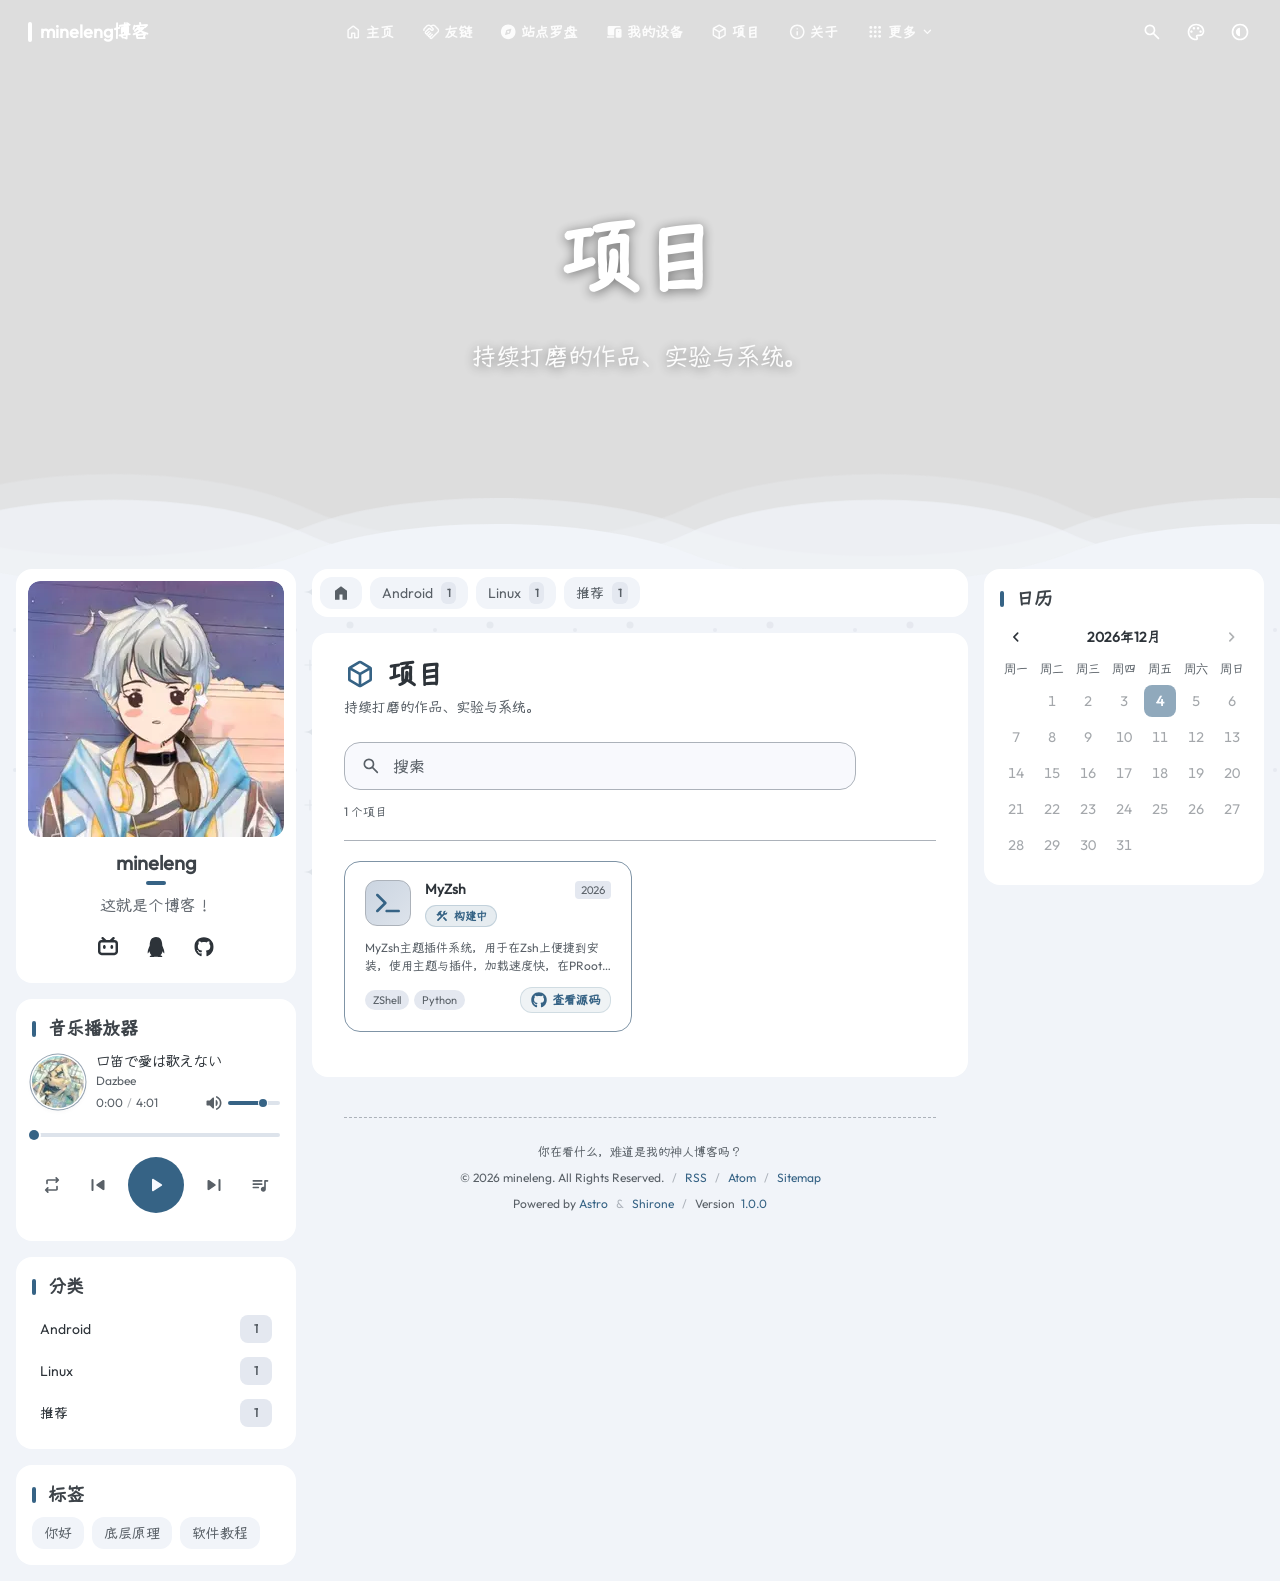
<file: projects/index.html>
<!DOCTYPE html><html lang="zh-CN" class="bg-[var(--page-bg)] transition text-[14px] md:text-[16px]" style="--configHue: 245;--page-width: 96rem;--banner-height-home: 65vh;--banner-height: 35vh;--banner-panel-overlap: 1rem;" data-astro-cid-ju4pidww><head><style>@layer properties, theme, base, components, utilities;</style><title>项目 - mineleng博客</title><meta charset="UTF-8"><meta name="description" content="持续打磨的作品、实验与系统。"><meta name="author" content="mineleng"><meta property="og:site_name" content="mineleng博客"><meta property="og:url" content="https://mcleng.cn/projects/"><meta property="og:title" content="项目 - mineleng博客"><meta property="og:description" content="持续打磨的作品、实验与系统。"><meta property="og:image" content="https://mcleng.cn/_astro/1.BYNc7uBQ.webp"><meta property="og:type" content="website"><meta name="twitter:card" content="summary_large_image"><meta property="twitter:url" content="https://mcleng.cn/projects/"><meta name="twitter:title" content="项目 - mineleng博客"><meta name="twitter:description" content="持续打磨的作品、实验与系统。"><meta name="twitter:image" content="https://mcleng.cn/_astro/1.BYNc7uBQ.webp"><meta name="viewport" content="width=device-width"><meta name="generator" content="Astro v7.2.6"><style>:root {
	--font-body: "Outfit";
	--font-cjk: "Yozai Medium";
	--m3e-font-mono-family: "JetBrains Mono";
}</style><style>/* ============================================================
   Shirone M3E 页面背景纹理系统（Ambient Texture & Pattern System）
   纯 CSS 与内联矢量 SVG Data URI 渲染，零外部请求，M3E 动态取色
   ============================================================ */

:root {
	--texture-opacity: 0.12;
}

#m3e-texture-canvas {
	position: fixed;
	inset: 0;
	pointer-events: none;
	z-index: -20;
	opacity: var(--texture-opacity, 0.12);
	will-change: opacity, transform;
	transform: translateZ(0);
	transition: opacity var(--m3e-duration-long, 400ms) var(--m3e-easing-standard, cubic-bezier(0.2, 0, 0, 1));
}

/* 00. None (纯色无纹理：完全脱离渲染树，0 绘制与渲染开销) */
html[data-texture-preset="none"] #m3e-texture-canvas {
	display: none !important;
	opacity: 0 !important;
	background: none !important;
	-webkit-mask-image: none !important;
	mask-image: none !important;
	animation: none !important;
	pointer-events: none !important;
}

/* 01. Starlight (二次元星芒与呼吸微光) */
html[data-texture-preset="starlight"] #m3e-texture-canvas {
	background: linear-gradient(135deg, var(--primary) 0%, var(--secondary) 50%, var(--tertiary) 100%);
	-webkit-mask-image: url("data:image/svg+xml,%3Csvg xmlns='http://www.w3.org/2000/svg' width='140' height='140' viewBox='0 0 140 140'%3E%3Cpath d='M35 20 Q35 32 23 32 Q35 32 35 44 Q35 32 47 32 Q35 32 35 20 Z' fill='black' opacity='0.9'/%3E%3Cpath d='M105 85 Q105 93 97 93 Q105 93 105 101 Q105 93 113 93 Q105 93 105 85 Z' fill='black' opacity='0.75'/%3E%3Cpath d='M95 30 L95 42 M89 36 L101 36' stroke='black' stroke-width='1.5' stroke-linecap='round' opacity='0.8'/%3E%3Cpath d='M30 100 L30 110 M25 105 L35 105' stroke='black' stroke-width='1.2' stroke-linecap='round' opacity='0.7'/%3E%3Ccircle cx='70' cy='65' r='3.5' fill='black' opacity='0.6'/%3E%3Ccircle cx='120' cy='25' r='2' fill='black' opacity='0.5'/%3E%3Ccircle cx='15' cy='70' r='2' fill='black' opacity='0.5'/%3E%3Ccircle cx='60' cy='125' r='2.5' fill='black' opacity='0.5'/%3E%3C/svg%3E");
	mask-image: url("data:image/svg+xml,%3Csvg xmlns='http://www.w3.org/2000/svg' width='140' height='140' viewBox='0 0 140 140'%3E%3Cpath d='M35 20 Q35 32 23 32 Q35 32 35 44 Q35 32 47 32 Q35 32 35 20 Z' fill='black' opacity='0.9'/%3E%3Cpath d='M105 85 Q105 93 97 93 Q105 93 105 101 Q105 93 113 93 Q105 93 105 85 Z' fill='black' opacity='0.75'/%3E%3Cpath d='M95 30 L95 42 M89 36 L101 36' stroke='black' stroke-width='1.5' stroke-linecap='round' opacity='0.8'/%3E%3Cpath d='M30 100 L30 110 M25 105 L35 105' stroke='black' stroke-width='1.2' stroke-linecap='round' opacity='0.7'/%3E%3Ccircle cx='70' cy='65' r='3.5' fill='black' opacity='0.6'/%3E%3Ccircle cx='120' cy='25' r='2' fill='black' opacity='0.5'/%3E%3Ccircle cx='15' cy='70' r='2' fill='black' opacity='0.5'/%3E%3Ccircle cx='60' cy='125' r='2.5' fill='black' opacity='0.5'/%3E%3C/svg%3E");
	-webkit-mask-size: 140px 140px;
	mask-size: 140px 140px;
	-webkit-mask-repeat: repeat;
	mask-repeat: repeat;
	animation: m3e-texture-starlight-float 16s ease-in-out infinite;
}

/* 02. Cyber Dots (极客点阵与准星) */
html[data-texture-preset="cyber-dots"] #m3e-texture-canvas {
	background: linear-gradient(135deg, var(--primary), var(--secondary));
	-webkit-mask-image: url("data:image/svg+xml,%3Csvg xmlns='http://www.w3.org/2000/svg' width='48' height='48' viewBox='0 0 48 48'%3E%3Ccircle cx='12' cy='12' r='1.2' fill='black'/%3E%3Ccircle cx='36' cy='12' r='1.2' fill='black'/%3E%3Ccircle cx='12' cy='36' r='1.2' fill='black'/%3E%3Ccircle cx='36' cy='36' r='1.2' fill='black'/%3E%3Cpath d='M24 20v8M20 24h8' stroke='black' stroke-width='0.8'/%3E%3Cpath d='M44 4h-4v4M4 44h4v-4' stroke='black' stroke-width='0.8' fill='none' opacity='0.6'/%3E%3C/svg%3E");
	mask-image: url("data:image/svg+xml,%3Csvg xmlns='http://www.w3.org/2000/svg' width='48' height='48' viewBox='0 0 48 48'%3E%3Ccircle cx='12' cy='12' r='1.2' fill='black'/%3E%3Ccircle cx='36' cy='12' r='1.2' fill='black'/%3E%3Ccircle cx='12' cy='36' r='1.2' fill='black'/%3E%3Ccircle cx='36' cy='36' r='1.2' fill='black'/%3E%3Cpath d='M24 20v8M20 24h8' stroke='black' stroke-width='0.8'/%3E%3Cpath d='M44 4h-4v4M4 44h4v-4' stroke='black' stroke-width='0.8' fill='none' opacity='0.6'/%3E%3C/svg%3E");
	-webkit-mask-size: 48px 48px;
	mask-size: 48px 48px;
	-webkit-mask-repeat: repeat;
	mask-repeat: repeat;
}

/* 03. Topography (流光等高线波纹) */
html[data-texture-preset="topography"] #m3e-texture-canvas {
	background: linear-gradient(180deg, var(--secondary), var(--tertiary));
	-webkit-mask-image: url("data:image/svg+xml,%3Csvg xmlns='http://www.w3.org/2000/svg' width='240' height='240' viewBox='0 0 240 240'%3E%3Cpath d='M0 40 Q60 10 120 40 T240 40 M0 80 Q60 50 120 80 T240 80 M0 120 Q60 90 120 120 T240 120 M0 160 Q60 130 120 160 T240 160 M0 200 Q60 170 120 200 T240 200' fill='none' stroke='black' stroke-width='1.2' opacity='0.7' stroke-dasharray='4 4'/%3E%3Cpath d='M0 60 Q60 90 120 60 T240 60 M0 100 Q60 130 120 100 T240 100 M0 140 Q60 170 120 140 T240 140 M0 180 Q60 210 120 180 T240 180 M0 220 Q60 250 120 220 T240 220' fill='none' stroke='black' stroke-width='1.2' opacity='0.85'/%3E%3C/svg%3E");
	mask-image: url("data:image/svg+xml,%3Csvg xmlns='http://www.w3.org/2000/svg' width='240' height='240' viewBox='0 0 240 240'%3E%3Cpath d='M0 40 Q60 10 120 40 T240 40 M0 80 Q60 50 120 80 T240 80 M0 120 Q60 90 120 120 T240 120 M0 160 Q60 130 120 160 T240 160 M0 200 Q60 170 120 200 T240 200' fill='none' stroke='black' stroke-width='1.2' opacity='0.7' stroke-dasharray='4 4'/%3E%3Cpath d='M0 60 Q60 90 120 60 T240 60 M0 100 Q60 130 120 100 T240 100 M0 140 Q60 170 120 140 T240 140 M0 180 Q60 210 120 180 T240 180 M0 220 Q60 250 120 220 T240 220' fill='none' stroke='black' stroke-width='1.2' opacity='0.85'/%3E%3C/svg%3E");
	-webkit-mask-size: 240px 240px;
	mask-size: 240px 240px;
	-webkit-mask-repeat: repeat;
	mask-repeat: repeat;
	animation: m3e-texture-topography-flow 32s linear infinite;
}

/* 04. Geometric (M3E 几何晶体与折纸) */
html[data-texture-preset="geometric"] #m3e-texture-canvas {
	background: linear-gradient(135deg, var(--primary), var(--tertiary));
	-webkit-mask-image: url("data:image/svg+xml,%3Csvg xmlns='http://www.w3.org/2000/svg' width='160' height='160' viewBox='0 0 160 160'%3E%3Cpolygon points='80,10 150,80 80,150 10,80' fill='none' stroke='black' stroke-width='1.5' opacity='0.9'/%3E%3Ccircle cx='80' cy='80' r='26' fill='black' opacity='0.4'/%3E%3Cpolygon points='0,0 80,0 0,80' fill='black' opacity='0.25'/%3E%3Cpolygon points='160,0 80,0 160,80' fill='black' opacity='0.25'/%3E%3Cpolygon points='0,160 80,160 0,80' fill='black' opacity='0.25'/%3E%3Cpolygon points='160,160 80,160 160,80' fill='black' opacity='0.25'/%3E%3Ccircle cx='0' cy='80' r='12' fill='none' stroke='black' stroke-width='1.2' opacity='0.6'/%3E%3Ccircle cx='160' cy='80' r='12' fill='none' stroke='black' stroke-width='1.2' opacity='0.6'/%3E%3C/svg%3E");
	mask-image: url("data:image/svg+xml,%3Csvg xmlns='http://www.w3.org/2000/svg' width='160' height='160' viewBox='0 0 160 160'%3E%3Cpolygon points='80,10 150,80 80,150 10,80' fill='none' stroke='black' stroke-width='1.5' opacity='0.9'/%3E%3Ccircle cx='80' cy='80' r='26' fill='black' opacity='0.4'/%3E%3Cpolygon points='0,0 80,0 0,80' fill='black' opacity='0.25'/%3E%3Cpolygon points='160,0 80,0 160,80' fill='black' opacity='0.25'/%3E%3Cpolygon points='0,160 80,160 0,80' fill='black' opacity='0.25'/%3E%3Cpolygon points='160,160 80,160 160,80' fill='black' opacity='0.25'/%3E%3Ccircle cx='0' cy='80' r='12' fill='none' stroke='black' stroke-width='1.2' opacity='0.6'/%3E%3Ccircle cx='160' cy='80' r='12' fill='none' stroke='black' stroke-width='1.2' opacity='0.6'/%3E%3C/svg%3E");
	-webkit-mask-size: 160px 160px;
	mask-size: 160px 160px;
	-webkit-mask-repeat: repeat;
	mask-repeat: repeat;
}

/* 05. Sakura Petals (落樱微瓣) */
html[data-texture-preset="sakura"] #m3e-texture-canvas {
	background: linear-gradient(135deg, var(--secondary) 0%, var(--primary) 100%);
	-webkit-mask-image: url("data:image/svg+xml,%3Csvg xmlns='http://www.w3.org/2000/svg' width='180' height='180' viewBox='0 0 180 180'%3E%3Cg transform='translate(35, 30) rotate(25) scale(0.85)'%3E%3Cpath d='M 0 0 C -5 -8 -8 -16 -3 -22 C -1 -24 0 -22.5 0 -21 C 0 -22.5 1 -24 3 -22 C 8 -16 5 -8 0 0 Z' fill='black' opacity='0.85'/%3E%3C/g%3E%3Cg transform='translate(130, 45) rotate(-40) scale(0.7)'%3E%3Cpath d='M 0 0 C -5 -8 -8 -16 -3 -22 C -1 -24 0 -22.5 0 -21 C 0 -22.5 1 -24 3 -22 C 8 -16 5 -8 0 0 Z' fill='black' opacity='0.7'/%3E%3C/g%3E%3Cg transform='translate(85, 115) rotate(70) scale(0.95)'%3E%3Cpath d='M 0 0 C -5 -8 -8 -16 -3 -22 C -1 -24 0 -22.5 0 -21 C 0 -22.5 1 -24 3 -22 C 8 -16 5 -8 0 0 Z' fill='black' opacity='0.9'/%3E%3C/g%3E%3Cg transform='translate(155, 140) rotate(-15) scale(0.6)'%3E%3Cpath d='M 0 0 C -5 -8 -8 -16 -3 -22 C -1 -24 0 -22.5 0 -21 C 0 -22.5 1 -24 3 -22 C 8 -16 5 -8 0 0 Z' fill='black' opacity='0.65'/%3E%3C/g%3E%3Cg transform='translate(25, 145) rotate(-75) scale(0.75)'%3E%3Cpath d='M 0 0 C -5 -8 -8 -16 -3 -22 C -1 -24 0 -22.5 0 -21 C 0 -22.5 1 -24 3 -22 C 8 -16 5 -8 0 0 Z' fill='black' opacity='0.75'/%3E%3C/g%3E%3Ccircle cx='95' cy='35' r='1.5' fill='black' opacity='0.4'/%3E%3Ccircle cx='140' cy='95' r='1.2' fill='black' opacity='0.4'/%3E%3Ccircle cx='55' cy='90' r='1.5' fill='black' opacity='0.4'/%3E%3C/svg%3E");
	mask-image: url("data:image/svg+xml,%3Csvg xmlns='http://www.w3.org/2000/svg' width='180' height='180' viewBox='0 0 180 180'%3E%3Cg transform='translate(35, 30) rotate(25) scale(0.85)'%3E%3Cpath d='M 0 0 C -5 -8 -8 -16 -3 -22 C -1 -24 0 -22.5 0 -21 C 0 -22.5 1 -24 3 -22 C 8 -16 5 -8 0 0 Z' fill='black' opacity='0.85'/%3E%3C/g%3E%3Cg transform='translate(130, 45) rotate(-40) scale(0.7)'%3E%3Cpath d='M 0 0 C -5 -8 -8 -16 -3 -22 C -1 -24 0 -22.5 0 -21 C 0 -22.5 1 -24 3 -22 C 8 -16 5 -8 0 0 Z' fill='black' opacity='0.7'/%3E%3C/g%3E%3Cg transform='translate(85, 115) rotate(70) scale(0.95)'%3E%3Cpath d='M 0 0 C -5 -8 -8 -16 -3 -22 C -1 -24 0 -22.5 0 -21 C 0 -22.5 1 -24 3 -22 C 8 -16 5 -8 0 0 Z' fill='black' opacity='0.9'/%3E%3C/g%3E%3Cg transform='translate(155, 140) rotate(-15) scale(0.6)'%3E%3Cpath d='M 0 0 C -5 -8 -8 -16 -3 -22 C -1 -24 0 -22.5 0 -21 C 0 -22.5 1 -24 3 -22 C 8 -16 5 -8 0 0 Z' fill='black' opacity='0.65'/%3E%3C/g%3E%3Cg transform='translate(25, 145) rotate(-75) scale(0.75)'%3E%3Cpath d='M 0 0 C -5 -8 -8 -16 -3 -22 C -1 -24 0 -22.5 0 -21 C 0 -22.5 1 -24 3 -22 C 8 -16 5 -8 0 0 Z' fill='black' opacity='0.75'/%3E%3C/g%3E%3Ccircle cx='95' cy='35' r='1.5' fill='black' opacity='0.4'/%3E%3Ccircle cx='140' cy='95' r='1.2' fill='black' opacity='0.4'/%3E%3Ccircle cx='55' cy='90' r='1.5' fill='black' opacity='0.4'/%3E%3C/svg%3E");
	-webkit-mask-size: 180px 180px;
	mask-size: 180px 180px;
	-webkit-mask-repeat: repeat;
	mask-repeat: repeat;
	animation: m3e-texture-sakura-fall 28s linear infinite;
}

/* 动效关键帧 */
@keyframes m3e-texture-starlight-float {
	0%, 100% {
		-webkit-mask-position: 0px 0px;
		mask-position: 0px 0px;
	}
	50% {
		-webkit-mask-position: 14px -18px;
		mask-position: 14px -18px;
	}
}

@keyframes m3e-texture-topography-flow {
	0% {
		-webkit-mask-position: 0px 0px;
		mask-position: 0px 0px;
	}
	100% {
		-webkit-mask-position: 240px 0px;
		mask-position: 240px 0px;
	}
}

@keyframes m3e-texture-sakura-fall {
	0% {
		-webkit-mask-position: 0px 0px;
		mask-position: 0px 0px;
	}
	100% {
		-webkit-mask-position: 180px 180px;
		mask-position: 180px 180px;
	}
}

/* Reduced Motion 动效降级 */
@media (prefers-reduced-motion: reduce) {
	#m3e-texture-canvas {
		animation: none !important;
	}
}

html.motion-reduced #m3e-texture-canvas {
	animation: none !important;
}
</style><style>@font-face{font-family:Outfit-8b10f21ee7afb56d;src:url("/_astro/fonts/14637153c8739868.woff2") format("woff2");font-display:swap;unicode-range:U+0000-00FF,U+0131,U+0152-0153,U+02BB-02BC,U+02C6,U+02DA,U+02DC,U+0304,U+0308,U+0329,U+2000-206F,U+20AC,U+2122,U+2191,U+2193,U+2212,U+2215,U+FEFF,U+FFFD;font-weight:400;font-style:normal;}:root{--font-body:Outfit-8b10f21ee7afb56d;}</style><style>@font-face{font-family:"Yozai Medium-2795006b8a09caeb";src:url("/_astro/fonts/6fb92930fb400bca.woff2") format("woff2");font-display:swap;font-weight:500;font-style:normal;}:root{--font-cjk:"Yozai Medium-2795006b8a09caeb";}</style><style>@font-face{font-family:"JetBrains Mono-ac9d1c33515fb79d";src:url("/_astro/fonts/cc5f60fd46e42cc9.woff2") format("woff2");font-display:swap;unicode-range:U+0000-00FF,U+0131,U+0152-0153,U+02BB-02BC,U+02C6,U+02DA,U+02DC,U+0304,U+0308,U+0329,U+2000-206F,U+20AC,U+2122,U+2191,U+2193,U+2212,U+2215,U+FEFF,U+FFFD;font-weight:400;font-style:normal;}@font-face{font-family:"JetBrains Mono-ac9d1c33515fb79d";src:url("/_astro/fonts/9161ee1cbda9cef9.woff2") format("woff2");font-display:swap;unicode-range:U+0000-00FF,U+0131,U+0152-0153,U+02BB-02BC,U+02C6,U+02DA,U+02DC,U+0304,U+0308,U+0329,U+2000-206F,U+20AC,U+2122,U+2191,U+2193,U+2212,U+2215,U+FEFF,U+FFFD;font-weight:400;font-style:italic;}@font-face{font-family:"JetBrains Mono-ac9d1c33515fb79d fallback: Arial";src:local("Arial");font-display:swap;font-weight:400;font-style:normal;size-adjust:134.5893%;ascent-override:75.7861%;descent-override:22.29%;line-gap-override:0%;}@font-face{font-family:"JetBrains Mono-ac9d1c33515fb79d fallback: Arial";src:local("Arial");font-display:swap;font-weight:400;font-style:italic;size-adjust:134.5893%;ascent-override:75.7861%;descent-override:22.29%;line-gap-override:0%;}:root{--font-mono:"JetBrains Mono-ac9d1c33515fb79d","JetBrains Mono-ac9d1c33515fb79d fallback: Arial",sans-serif;}</style><link rel="icon" href="/logo/icon.webp"><script>(function(){const DEFAULT_THEME = "auto";
const LIGHT_MODE = "light";
const DARK_MODE = "dark";
const AUTO_MODE = "auto";
const BANNER_HEIGHT_EXTEND = 30;
const configHue = 245;
const lightTheme = "github-light";
const darkTheme = "github-dark";
const defaultWallpaperMode = "banner";
const defaultTexturePreset = "starlight";
const defaultTextureOpacity = 0.12;
const textureEnabled = true;

			const theme = localStorage.getItem('theme') || DEFAULT_THEME;
			let isDark = false;
			switch (theme) {
				case LIGHT_MODE:
					document.documentElement.classList.remove('dark');
					break
				case DARK_MODE:
					document.documentElement.classList.add('dark');
					isDark = true;
					break
				case AUTO_MODE:
					if (window.matchMedia('(prefers-color-scheme: dark)').matches) {
						document.documentElement.classList.add('dark');
						isDark = true;
					} else {
						document.documentElement.classList.remove('dark');
					}
			}

			document.documentElement.setAttribute('data-theme', isDark ? darkTheme : lightTheme);
			const hue = localStorage.getItem('hue') || configHue;
			document.documentElement.style.setProperty('--hue', hue);
			if (localStorage.getItem('mc-motion') === 'reduced') {
				document.documentElement.classList.add('motion-reduced');
			}
			const storedWallpaperMode = localStorage.getItem('wallpaper-mode');
			const wallpaperMode = storedWallpaperMode === 'banner' || storedWallpaperMode === 'none'
				? storedWallpaperMode
				: defaultWallpaperMode;
			document.documentElement.dataset.wallpaperMode = wallpaperMode;

			if (textureEnabled) {
				const storedTexturePreset = localStorage.getItem('texture-preset');
				const validPresets = ['none', 'starlight', 'cyber-dots', 'topography', 'geometric', 'sakura'];
				const texturePreset = storedTexturePreset && validPresets.includes(storedTexturePreset)
					? storedTexturePreset
					: defaultTexturePreset;
				document.documentElement.dataset.texturePreset = texturePreset;
				const storedTextureOpacity = localStorage.getItem('texture-opacity');
				const textureOpacity = storedTextureOpacity ? parseFloat(storedTextureOpacity) : defaultTextureOpacity;
				if (!isNaN(textureOpacity)) {
					document.documentElement.style.setProperty('--texture-opacity', String(textureOpacity));
				}
			}

			let offset = Math.floor(window.innerHeight * (BANNER_HEIGHT_EXTEND / 100));
			offset = offset - offset % 4;
			document.documentElement.style.setProperty('--banner-height-extend', `${offset}px`);
		})();</script><link rel="alternate" type="application/rss+xml" title="mineleng" href="https://mcleng.cn/rss.xml"><link rel="alternate" type="application/atom+xml" title="mineleng" href="https://mcleng.cn/atom.xml"><style>.m3-chips.svelte-nuk858{display:flex;flex-wrap:wrap;gap:var(--m3e-chip-gap, .5rem)}.m3-chip.svelte-nuk858{display:inline-flex;align-items:center;box-sizing:border-box;height:2rem;gap:.5rem;padding:0 1rem;border:1px solid var(--outline);border-radius:var(--shape-corner-s);background:transparent;color:var(--on-surface);font:var(--m3e-type-label-large);cursor:pointer;user-select:none;--m3e-state-color: var(--on-surface)}.m3-chip--disabled.svelte-nuk858{opacity:.38;pointer-events:none}.m3-chip__icon.svelte-nuk858,.m3-chip__remove.svelte-nuk858{display:inline-flex;align-items:center;justify-content:center;flex-shrink:0}.m3-chip__icon.svelte-nuk858>svg,.m3-chip__remove.svelte-nuk858>svg{width:18px;height:18px}.m3-chip__avatar.svelte-nuk858{width:1.5rem;height:1.5rem;border-radius:var(--shape-corner-full);object-fit:cover;flex-shrink:0}.m3-chip--assist.svelte-nuk858{color:var(--on-surface);--m3e-state-color: var(--on-surface)}.m3-chip--assist.svelte-nuk858 .m3-chip__icon:where(.svelte-nuk858){color:var(--primary)}.m3-chip--suggestion.svelte-nuk858{color:var(--on-surface-variant);--m3e-state-color: var(--on-surface-variant)}.m3-chip--suggestion.svelte-nuk858 .m3-chip__icon:where(.svelte-nuk858){color:var(--primary)}.m3-chip--filter.m3-chip--selected.svelte-nuk858,.m3-chip--input.m3-chip--selected.svelte-nuk858{background:var(--secondary-container);color:var(--on-secondary-container);border-color:transparent;--m3e-state-color: var(--on-secondary-container)}.m3-chip--filter.m3-chip--selected.svelte-nuk858 .m3-chip__icon:where(.svelte-nuk858),.m3-chip--input.m3-chip--selected.svelte-nuk858 .m3-chip__icon:where(.svelte-nuk858){color:var(--on-secondary-container)}.m3-chip--input.svelte-nuk858{padding:0 .25rem 0 1rem}.m3-chip--input.svelte-nuk858 .m3-chip__icon:where(.svelte-nuk858){color:var(--on-surface-variant)}.m3-chip--input.m3-chip--selected.svelte-nuk858 .m3-chip__icon:where(.svelte-nuk858){color:var(--on-secondary-container)}.m3-chip__action.svelte-nuk858{display:inline-flex;align-items:center;gap:.5rem;height:100%;padding:0;border:none;background:transparent;color:inherit;font:inherit;cursor:pointer}.m3-chip__remove.svelte-nuk858{width:1.5rem;height:1.5rem;padding:0;border:none;border-radius:var(--shape-corner-full);background:transparent;color:var(--on-surface-variant);cursor:pointer;transition:background-color var(--m3e-duration-short) var(--m3e-easing-standard)}.m3-chip__remove.svelte-nuk858:hover{background:color-mix(in srgb,var(--on-surface-variant) 8%,transparent)}.m3-chip__remove.svelte-nuk858:active{background:color-mix(in srgb,var(--on-surface-variant) 12%,transparent)}.page-header.svelte-txw2p{margin-bottom:1.5rem}.page-header__title-row.svelte-txw2p{display:flex;align-items:center;gap:.75rem}.page-header__icon.svelte-txw2p{display:inline-flex;flex-shrink:0;color:var(--primary)}.page-header__icon.svelte-txw2p>svg{width:2rem;height:2rem}.page-header__title.svelte-txw2p{margin:0;color:var(--on-surface);font:var(--m3e-type-headline-medium);font-weight:700;line-height:1.2}.page-header__subtitle.svelte-txw2p{margin:.375rem 0 0;color:var(--on-surface-variant);font:var(--m3e-type-body-medium);line-height:1.5}
</style><link rel="stylesheet" href="/_astro/fancybox.y3Ble-Pa.css"><style>.fancybox__container{--fancybox-bg: rgba(0, 0, 0, .88);--fancybox-thumbs-width: 56px;--fancybox-thumbs-ratio: 1;--fancybox-thumbs-border-radius: .75rem}.fancybox__toolbar{background:linear-gradient(to bottom,rgba(0,0,0,.5),transparent);padding:.5rem;backdrop-filter:blur(6px)}.fancybox__caption{background:linear-gradient(to top,rgba(0,0,0,.7),transparent);color:#fff;font-size:.9rem;padding:1rem;text-align:center;backdrop-filter:blur(6px);margin:0 1rem 1rem}.fancybox__thumbs{background:#0009;padding:4px;border-radius:.75rem;backdrop-filter:blur(6px)}.fancybox__thumb{border-radius:.5rem;overflow:hidden;border:2px solid transparent;transition:all .2s ease}.fancybox__thumb:hover{border-color:#ffffff80;transform:scale(1.05)}.fancybox__thumb.is-active{border-color:#fff}.fancybox__button{background:#0006;border-radius:.75rem;width:48px;height:48px;display:flex;align-items:center;justify-content:center;transition:all .2s ease;backdrop-filter:blur(4px)}.fancybox__button:hover{background:#0000008c}.fancybox__button:active{background:#000000a6;transform:scale(.92)}.fancybox__nav .carousel__button{width:48px;height:48px;border-radius:.75rem}.fancybox__infobar{color:#fff;font-size:.9rem;padding:0 8px;opacity:.85}@media(width<768px){.fancybox__toolbar{padding:.25rem}.fancybox__button{width:40px;height:40px;border-radius:.5rem}.fancybox__caption{font-size:.85rem;padding:.5rem;margin:0 .5rem .5rem}}@media(width<480px){.fancybox__button{width:36px;height:36px}.fancybox__caption{font-size:.8rem}}
.m3-text-field.svelte-8emb17{position:relative;display:flex;align-items:center;gap:.75rem;width:100%;min-width:0;height:3rem;box-sizing:border-box;color:var(--on-surface);font:var(--m3e-type-body-large);transition:background-color var(--m3e-duration-short) var(--m3e-easing-standard),border-color var(--m3e-duration-short) var(--m3e-easing-standard)}.m3-text-field--filled.svelte-8emb17{padding:0 1rem;border-radius:var(--shape-corner-m);background:var(--surface-container-high)}.m3-text-field--filled.svelte-8emb17:hover{background:color-mix(in oklab,var(--on-surface) 12%,var(--surface-container-high))}.m3-text-field--filled.svelte-8emb17:focus-within{background:color-mix(in oklab,var(--on-surface) 16%,var(--surface-container-high))}.m3-text-field--outlined.svelte-8emb17{padding:0 1rem;border-radius:var(--shape-corner-xs);border:1px solid var(--outline-variant);background:var(--surface)}.m3-text-field--outlined.svelte-8emb17:hover{border-color:var(--outline)}.m3-text-field--outlined.svelte-8emb17:focus-within{border-color:var(--primary);border-width:2px}.m3-text-field--error.m3-text-field--filled.svelte-8emb17 .m3-text-field__underline:where(.svelte-8emb17){opacity:1;transform:scaleX(1);background:var(--error)}.m3-text-field--error.m3-text-field--outlined.svelte-8emb17{border-color:var(--error);border-width:2px}.m3-text-field--error.m3-text-field--outlined.svelte-8emb17:hover{border-color:var(--error)}.m3-text-field__icon.svelte-8emb17,.m3-text-field__trailing.svelte-8emb17{display:flex;align-items:center;flex:none;color:var(--on-surface-variant);font-size:1.25rem;line-height:1}.m3-text-field__icon.svelte-8emb17:empty,.m3-text-field__trailing.svelte-8emb17:empty{display:none}.m3-text-field__field.svelte-8emb17{position:relative;flex:1;min-width:0;display:flex;align-items:center;height:100%}.m3-text-field.svelte-8emb17 input:where(.svelte-8emb17){width:100%;flex:1;min-width:0;background:transparent;border:none;outline:none;color:var(--on-surface);caret-color:var(--primary);font:inherit}.m3-text-field.svelte-8emb17 input:where(.svelte-8emb17)::placeholder{color:var(--on-surface-variant)}.m3-text-field.svelte-8emb17 input:where(.svelte-8emb17):disabled{cursor:not-allowed}.m3-text-field.svelte-8emb17:has(input:where(.svelte-8emb17):disabled){opacity:.38;pointer-events:none}.m3-text-field__label.svelte-8emb17{position:absolute;left:0;top:50%;transform:translateY(-50%);font:var(--m3e-type-body-large);color:var(--on-surface-variant);pointer-events:none;transition:all var(--m3e-duration-short) var(--m3e-easing-standard)}.m3-text-field__label--float.svelte-8emb17{top:0;transform:none;font:var(--m3e-type-body-small);color:var(--primary)}.m3-text-field--error.svelte-8emb17 .m3-text-field__label--float:where(.svelte-8emb17){color:var(--error)}.m3-text-field__underline.svelte-8emb17{position:absolute;left:.5rem;right:.5rem;bottom:.25rem;height:2px;border-radius:var(--shape-corner-full);background:var(--primary);opacity:0;transform:scaleX(.5);transition:opacity var(--m3e-duration-short) var(--m3e-easing-standard),transform var(--m3e-duration-short) var(--m3e-easing-emphasized-decelerate)}.m3-text-field--filled.svelte-8emb17 .m3-text-field__underline:where(.svelte-8emb17){display:block}.m3-text-field--filled.svelte-8emb17:focus-within .m3-text-field__underline:where(.svelte-8emb17){opacity:1;transform:scaleX(1)}.m3-text-field__error.svelte-8emb17{position:absolute;top:100%;left:1rem;margin-top:4px;font:var(--m3e-type-label-small);color:var(--error)}
.m3-loading.svelte-di80dd{position:relative;display:inline-flex;align-items:center;justify-content:center;width:var(--m3-loading-size, 48px);height:var(--m3-loading-size, 48px);flex-shrink:0}.m3-loading--contained.svelte-di80dd{border-radius:50%;background:var(--m3-loading-bg, var(--primary-container));overflow:hidden}.m3-loading__indicator.svelte-di80dd{display:block;width:100%;height:100%}
</style><link rel="stylesheet" href="/_astro/MainGridLayout.CAM2ymMN.css"><link rel="stylesheet" href="/_astro/projects.BieX57Mq.css"><link rel="stylesheet" href="/_astro/Tooltip._NvNHrWy.css"><link rel="stylesheet" href="/_astro/DisplaySettings.BTmwK3Nc.css"><link rel="stylesheet" href="/_astro/IconButton.DsMIB3T_.css"><style>.m3-menu.svelte-6w7hgd{min-width:7rem;max-width:17.5rem;width:max-content;padding:.5rem .25rem;border-radius:var(--shape-corner-xs);background:var(--surface-container-low);box-shadow:var(--m3e-elevation-2);max-height:20rem;overflow-y:auto;transform-origin:var(--menu-origin, top center);transform:scale(1);transition:opacity var(--m3e-duration-short) var(--m3e-easing-standard),transform var(--m3e-duration-medium) var(--m3e-easing-emphasized-decelerate),visibility var(--m3e-duration-medium)}.m3-menu.closed.svelte-6w7hgd{visibility:hidden;opacity:0;transform:scale(.8);pointer-events:none;transition:opacity var(--m3e-duration-short) var(--m3e-easing-standard),transform var(--m3e-duration-short) var(--m3e-easing-emphasized-accelerate),visibility var(--m3e-duration-short)}.m3-menu.svelte-6w7hgd .m3-menu-item{display:flex;align-items:center;gap:.75rem;width:100%;min-height:3rem;padding:0 .75rem;border:none;border-radius:var(--shape-corner-s);background:transparent;color:var(--on-surface);font:var(--m3e-type-label-large);text-align:left;white-space:nowrap;overflow:hidden;text-overflow:ellipsis;cursor:pointer;transition:background-color var(--m3e-duration-short) var(--m3e-easing-standard)}.m3-menu.svelte-6w7hgd .m3-menu-item:not(.m3-state-layer):hover{background:color-mix(in oklab,var(--on-surface) 8%,transparent)}.m3-menu.svelte-6w7hgd .m3-menu-item:focus-visible{outline:2px solid var(--primary);outline-offset:-2px}.m3-menu.svelte-6w7hgd .m3-menu-item.selected,.m3-menu.svelte-6w7hgd .m3-menu-item.checked{background:var(--tertiary-container);color:var(--on-tertiary-container)}.m3-menu.svelte-6w7hgd .m3-menu-item__check{transform:scaleX(0);opacity:0;transition:transform var(--m3e-duration-medium) var(--m3e-easing-emphasized-decelerate),opacity var(--m3e-duration-short) var(--m3e-easing-standard)}.m3-menu.svelte-6w7hgd .m3-menu-item.selected .m3-menu-item__check,.m3-menu.svelte-6w7hgd .m3-menu-item.checked .m3-menu-item__check{transform:scaleX(1);opacity:1}.m3-menu.svelte-6w7hgd .m3-menu-item__trailing{margin-left:auto;display:flex;align-items:center}.m3-menu.svelte-6w7hgd .m3-menu-item__content{display:flex;flex-direction:column;min-width:0}.m3-menu.svelte-6w7hgd .m3-menu-item__label{white-space:nowrap}.m3-menu.svelte-6w7hgd .m3-menu-item__supporting{font:var(--m3e-type-body-small);color:var(--on-surface-variant);white-space:nowrap}.m3-menu.svelte-6w7hgd .m3-menu-item:disabled{color:color-mix(in oklab,var(--on-surface) 38%,transparent);cursor:default;pointer-events:none}.m3-menu.svelte-6w7hgd .m3-menu-group{padding:.25rem;border-radius:var(--shape-corner-s);background:var(--surface-container-low);transition:border-radius var(--m3e-duration-medium) var(--m3e-easing-emphasized-decelerate)}.m3-menu.svelte-6w7hgd .m3-menu-group:hover{border-radius:var(--shape-corner-l)}.m3-menu.svelte-6w7hgd .m3-menu-group+.m3-menu-group{margin-top:2px}.m3-menu--vibrant.svelte-6w7hgd{background:var(--tertiary-container);color:var(--on-tertiary-container)}.m3-menu--vibrant.svelte-6w7hgd .m3-menu-item{color:var(--on-tertiary-container)}.m3-menu--vibrant.svelte-6w7hgd .m3-menu-item:hover{background:color-mix(in oklab,var(--on-tertiary-container) 8%,transparent)}.m3-menu--vibrant.svelte-6w7hgd .m3-menu-item:focus-visible{outline:2px solid var(--tertiary)}.m3-menu--vibrant.svelte-6w7hgd .m3-menu-item.selected,.m3-menu--vibrant.svelte-6w7hgd .m3-menu-item.checked{background:var(--tertiary);color:var(--on-tertiary)}
</style><link rel="stylesheet" href="/_astro/ProgressIndicator.D18nlPvq.css"><style>.m3-blog-searchpanel.svelte-pa9i8k{display:flex;flex-direction:column;width:min(30rem,calc(100vw - 1.5rem));min-width:0;max-width:calc(100vw - 1.5rem);box-sizing:border-box;padding:.5rem;border-radius:var(--shape-corner-l);background:var(--float-panel-bg);color:var(--on-surface);box-shadow:var(--m3e-elevation-3);max-height:min(36rem,calc(100dvh - 5.5rem));overflow-y:auto;overflow-x:hidden;overscroll-behavior:contain}.m3-blog-searchpanel__input.svelte-pa9i8k{display:flex;align-items:center;gap:.5rem;flex:0 0 2.75rem;margin-bottom:.25rem;padding:0 .875rem;border-radius:var(--shape-corner-full);background:var(--surface-container-high)}.m3-blog-searchpanel__input.svelte-pa9i8k>svg{width:1.25rem;height:1.25rem;color:var(--on-surface-variant)}.m3-blog-searchpanel__input.svelte-pa9i8k>input:where(.svelte-pa9i8k){flex:1;min-width:0;height:100%;border:none;background:transparent;color:var(--on-surface);font:var(--m3e-type-body-small);outline:none;caret-color:var(--primary)}.m3-blog-searchpanel__input.svelte-pa9i8k>input:where(.svelte-pa9i8k)::placeholder{color:var(--on-surface-variant)}@media(min-width:1024px){.m3-blog-searchpanel__input--hide-desktop.svelte-pa9i8k{display:none}}.m3-blog-searchpanel__item.svelte-pa9i8k{display:block;padding:.5rem .75rem;border-radius:var(--shape-corner-l);text-decoration:none;min-width:0;transition:background-color var(--m3e-duration-short) var(--m3e-easing-standard)}.m3-blog-searchpanel__item.svelte-pa9i8k:hover{background:color-mix(in oklab,var(--on-surface) 6%,transparent)}.m3-blog-searchpanel__item.svelte-pa9i8k+.m3-blog-searchpanel__item:where(.svelte-pa9i8k){margin-top:.125rem}.m3-blog-searchpanel__title.svelte-pa9i8k{display:inline-flex;align-items:center;gap:.375rem;font:var(--m3e-type-body-large);font-weight:700;color:var(--on-surface);max-width:100%;transition:color var(--m3e-duration-short) var(--m3e-easing-standard)}.m3-blog-searchpanel__item.svelte-pa9i8k:hover .m3-blog-searchpanel__title:where(.svelte-pa9i8k){color:var(--primary)}.m3-blog-searchpanel__title.svelte-pa9i8k>svg{width:.75rem;height:.75rem;flex:0 0 auto;color:var(--primary);transform:translate(.25rem)}.m3-blog-searchpanel__excerpt.svelte-pa9i8k{display:block;margin-top:.125rem;max-width:100%;overflow-wrap:anywhere;font:var(--m3e-type-body-small);color:var(--on-surface-variant)}.m3-blog-searchpanel__excerpt.svelte-pa9i8k mark{background:transparent;color:var(--primary)}
.m3-segmented.svelte-jg8ckp{display:flex;gap:2px;padding:2px;border-radius:var(--shape-corner-m);background:var(--surface-container)}.m3-segmented__input.svelte-jg8ckp{position:absolute;width:1px;height:1px;opacity:0;overflow:hidden;clip:rect(0 0 0 0);white-space:nowrap;clip-path:inset(50%)}.m3-segmented__segment.svelte-jg8ckp{flex:1;display:flex;align-items:center;justify-content:center;gap:.25rem;height:2rem;padding:0 .75rem;border-radius:var(--shape-corner-s);font:var(--m3e-type-label-medium);color:var(--on-surface-variant);cursor:pointer;user-select:none;text-align:center;line-height:1.25;transition:background-color var(--m3e-duration-short) var(--m3e-easing-standard),color var(--m3e-duration-short) var(--m3e-easing-standard),box-shadow var(--m3e-duration-short) var(--m3e-easing-standard)}.m3-segmented__segment.svelte-jg8ckp:hover{background:color-mix(in oklab,var(--on-surface) 8%,transparent)}.m3-segmented__segment.selected.svelte-jg8ckp{background:var(--secondary-container);color:var(--on-secondary-container);box-shadow:var(--m3e-elevation-1)}.m3-segmented__segment.svelte-jg8ckp:has(input:where(.svelte-jg8ckp):focus-visible){outline:2px solid var(--primary);outline-offset:1px}.m3-segmented__check.svelte-jg8ckp{display:flex;flex-shrink:0;transform:scale(0);opacity:0;transform-origin:left bottom;transition:transform var(--m3e-duration-medium) var(--m3e-easing-emphasized-decelerate),opacity var(--m3e-duration-short) var(--m3e-easing-standard)}.m3-segmented__check.svelte-jg8ckp>svg{width:1rem;height:1rem}.m3-segmented__segment.selected.svelte-jg8ckp .m3-segmented__check:where(.svelte-jg8ckp){transform:scale(1);opacity:1}
.m3-snackbar.svelte-14kcjp5{position:fixed;left:50%;bottom:1.5rem;transform:translate(-50%) scale(.8);display:flex;align-items:center;min-height:3rem;padding:.875rem 1rem;gap:.5rem;max-width:40rem;border-radius:var(--shape-corner-xs);background:var(--surface-container-high);color:var(--on-surface);font:var(--m3e-type-body-medium);box-shadow:var(--m3e-elevation-3);border:1px solid var(--outline-variant);opacity:0;pointer-events:none;transition:opacity var(--m3e-duration-short) var(--m3e-easing-standard),transform var(--m3e-duration-medium) var(--m3e-easing-emphasized-decelerate);z-index:100}.m3-snackbar.visible.svelte-14kcjp5{opacity:1;transform:translate(-50%) scale(1);pointer-events:auto}.m3-snackbar__icon.svelte-14kcjp5{display:flex;flex-shrink:0}.m3-snackbar__icon.svelte-14kcjp5>svg{width:1.5rem;height:1.5rem}.m3-snackbar__action.svelte-14kcjp5{margin-left:auto;padding:.25rem .5rem;margin-right:-.25rem;border:none;background:none;color:var(--primary);font:var(--m3e-type-label-large);cursor:pointer;border-radius:var(--shape-corner-xs);white-space:nowrap}.m3-snackbar__action.svelte-14kcjp5:hover{background:color-mix(in srgb,var(--primary) 8%,transparent)}.m3-snackbar__action.svelte-14kcjp5:focus-visible{outline:2px solid var(--primary);outline-offset:2px}
</style><script type="module" src="/_astro/page.DV2quqEU.js"></script></head><body class="min-h-screen transition" data-current-page="projects" data-banner-visible="false" data-banner-layout="compact" data-banner-top-app-bar="false" data-banner-has-desktop="true" data-banner-has-mobile="true" style="--configHue: 245;--page-width: 96rem;--banner-height-home: 65vh;--banner-height: 35vh;--banner-panel-overlap: 1rem;" data-astro-cid-ju4pidww><div id="config-carrier" data-hue="245" data-wallpaper-mode="banner" data-texture-preset="starlight" data-texture-opacity="0.12"></div><div id="m3e-texture-canvas" class="fixed inset-0 pointer-events-none -z-20 transition-opacity duration-500" aria-hidden="true" style="--configHue: 245;--page-width: 96rem;--banner-height-home: 65vh;--banner-height: 35vh;--banner-panel-overlap: 1rem;" data-astro-cid-ju4pidww></div><style>astro-island,astro-slot,astro-static-slot{display:contents}</style><script>(()=>{var e=async t=>{await(await t())()};(self.Astro||(self.Astro={})).only=e;window.dispatchEvent(new Event("astro:only"));})();</script><script>(()=>{var g=Object.defineProperty;var w=(a,s,c)=>s in a?g(a,s,{enumerable:!0,configurable:!0,writable:!0,value:c}):a[s]=c;var l=(a,s,c)=>w(a,typeof s!="symbol"?s+"":s,c);var E=new Set(["__proto__","constructor","prototype"]);{let a={0:t=>y(t),1:t=>c(t),2:t=>new RegExp(t),3:t=>new Date(t),4:t=>new Map(c(t)),5:t=>new Set(c(t)),6:t=>BigInt(t),7:t=>new URL(t),8:t=>new Uint8Array(t),9:t=>new Uint16Array(t),10:t=>new Uint32Array(t),11:t=>Number.POSITIVE_INFINITY*t},s=t=>{let[p,e]=t;return p in a?a[p](e):void 0},c=t=>t.map(s),y=t=>typeof t!="object"||t===null?t:Object.fromEntries(Object.entries(t).map(([p,e])=>[p,s(e)]));class f extends HTMLElement{constructor(){super(...arguments);l(this,"Component");l(this,"hydrator");l(this,"hydrate",async()=>{var b;if(!this.hydrator||!this.isConnected)return;let e=(b=this.parentElement)==null?void 0:b.closest("astro-island[ssr]");if(e){e.addEventListener("astro:hydrate",this.hydrate,{once:!0});return}let r=this.querySelectorAll("astro-slot"),n={},d=this.querySelectorAll("template[data-astro-template]");for(let o of d){let i=o.closest(this.tagName);i!=null&&i.isSameNode(this)&&(n[o.getAttribute("data-astro-template")||"default"]=o.innerHTML,o.remove())}for(let o of r){let i=o.closest(this.tagName);i!=null&&i.isSameNode(this)&&(n[o.getAttribute("name")||"default"]=o.innerHTML)}let u;try{u=this.hasAttribute("props")?y(JSON.parse(this.getAttribute("props"))):{}}catch(o){let i=this.getAttribute("component-url")||"<unknown>",v=this.getAttribute("component-export");throw v&&(i+=` (export ${v})`),console.error(`[hydrate] Error parsing props for component ${i}`,this.getAttribute("props"),o),o}let h;await this.hydrator(this)(this.Component,u,n,{client:this.getAttribute("client")}),this.removeAttribute("ssr"),this.dispatchEvent(new CustomEvent("astro:hydrate"))});l(this,"unmount",()=>{this.isConnected||this.dispatchEvent(new CustomEvent("astro:unmount"))})}disconnectedCallback(){document.removeEventListener("astro:after-swap",this.unmount),document.addEventListener("astro:after-swap",this.unmount,{once:!0})}connectedCallback(){if(!this.hasAttribute("await-children")||document.readyState==="interactive"||document.readyState==="complete")this.childrenConnectedCallback();else{let e=()=>{document.removeEventListener("DOMContentLoaded",e),r.disconnect(),this.childrenConnectedCallback()},r=new MutationObserver(()=>{var n;((n=this.lastChild)==null?void 0:n.nodeType)===Node.COMMENT_NODE&&this.lastChild.nodeValue==="astro:end"&&(this.lastChild.remove(),e())});r.observe(this,{childList:!0}),document.addEventListener("DOMContentLoaded",e)}}async childrenConnectedCallback(){let e=this.getAttribute("before-hydration-url");e&&await import(e),this.start()}getRetryImportUrl(e){let r=new URL(e,document.baseURI);return r.searchParams.set("astro-retry",Date.now().toString()),r.toString()}async importWithRetry(e){try{return await import(e)}catch(r){return await new Promise(n=>setTimeout(n,1e3)),import(this.getRetryImportUrl(e))}}handleHydrationError(e){let r=this.getAttribute("component-url"),n=new CustomEvent("astro:hydration-error",{cancelable:!0,bubbles:!0,composed:!0,detail:{error:e,componentUrl:r}});this.dispatchEvent(n)&&console.error(`[astro-island] Error hydrating ${r}`,e)}async start(){let e=JSON.parse(this.getAttribute("opts")),r=this.getAttribute("client");if(Astro[r]===void 0){window.addEventListener(`astro:${r}`,()=>this.start(),{once:!0});return}try{await Astro[r](async()=>{let n=this.getAttribute("renderer-url");try{let[d,{default:u}]=await Promise.all([this.importWithRetry(this.getAttribute("component-url")),n?this.importWithRetry(n):Promise.resolve({default:()=>()=>{}})]),h=this.getAttribute("component-export")||"default";if(h.includes(".")){this.Component=d;for(let m of h.split(".")){if(E.has(m)||!this.Component||typeof this.Component!="object"&&typeof this.Component!="function"||!Object.hasOwn(this.Component,m))throw new Error(`Invalid component export path: ${h}`);this.Component=this.Component[m]}}else{if(E.has(h))throw new Error(`Invalid component export path: ${h}`);this.Component=d[h]}return this.hydrator=u,this.hydrate}catch(d){return this.handleHydrationError(d),()=>{}}},e,this)}catch(n){this.handleHydrationError(n)}}attributeChangedCallback(){this.hydrate()}}l(f,"observedAttributes",["props"]),customElements.get("astro-island")||customElements.define("astro-island",f)}})();</script><astro-island uid="iqJ19" component-url="/_astro/Snackbar.D1beC2Ty.js" component-export="default" renderer-url="/_astro/client.svelte.DfeZY-Hs.js" props="{&quot;data-astro-cid-ju4pidww&quot;:[0,true]}" ssr client="only" opts="{&quot;name&quot;:&quot;Snackbar&quot;,&quot;value&quot;:&quot;svelte&quot;}"></astro-island><header id="top-row" class="z-50 pointer-events-none relative transition-all duration-700 max-w-[var(--page-width)] px-0 md:px-4 mx-auto"><div id="navbar-wrapper" class="pointer-events-auto sticky top-0 transition-all"><div id="navbar" class="top-app-bar fixed top-0 left-0 right-0 z-50 onload-animation bg-[color-mix(in_oklab,var(--surface-container-low)_94%,transparent)] shadow-[var(--m3e-elevation-1)] backdrop-blur-md transition" data-astro-cid-qvhher2r><div class="relative max-w-[var(--page-width)] mx-auto h-16 px-3 md:px-5 flex items-center gap-1" data-astro-cid-qvhher2r><!--[--><!--[-1--><button type="button" id="nav-drawer-switch" class="m3-icon-button m3-icon-button--standard m3-icon-button--small m3-icon-button--round m3-state-layer shrink-0 lg:!hidden svelte-1f9wkzm" aria-label="Menu"><!--[1--><svg width="1em" height="1em" viewBox="0 0 24 24" class="text-[1.25rem]" data-astro-cid-qvhher2r="true" data-icon="material-symbols:menu-rounded"><symbol id="ai:material-symbols:menu-rounded"><path fill="currentColor" d="M4 18q-.425 0-.712-.288T3 17t.288-.712T4 16h16q.425 0 .713.288T21 17t-.288.713T20 18zm0-5q-.425 0-.712-.288T3 12t.288-.712T4 11h16q.425 0 .713.288T21 12t-.288.713T20 13zm0-5q-.425 0-.712-.288T3 7t.288-.712T4 6h16q.425 0 .713.288T21 7t-.288.713T20 8z"/></symbol><use href="#ai:material-symbols:menu-rounded"></use></svg><!----><!--]--></button><!--]--><!--]--><a href="/" class="group flex h-10 items-center gap-2 px-2 text-[var(--on-surface)] transition whitespace-nowrap" data-astro-cid-qvhher2r><span class="h-5 w-1 rounded-full bg-[var(--primary)] transition-all group-hover:h-7" data-astro-cid-qvhher2r></span><span class="text-lg font-bold group-hover:text-[var(--primary)]" data-astro-cid-qvhher2r>mineleng博客</span></a><nav class="top-app-bar__nav hidden h-full items-center gap-1 lg:flex lg:absolute lg:left-1/2 lg:-translate-x-1/2" aria-label="Main navigation" data-astro-cid-qvhher2r><div class="top-app-bar__nav-group" data-nav-group data-astro-cid-qvhher2r><a href="/" data-nav-key="home" class="top-app-bar__nav-link m3-state-layer relative flex h-10 items-center gap-1 px-3 text-sm font-bold text-[var(--on-surface-variant)] transition-colors hover:text-[var(--on-surface)]" data-astro-cid-qvhher2r><svg width="1em" height="1em" viewBox="0 0 24 24" class="text-[1.1rem]" data-astro-cid-qvhher2r="true" data-icon="material-symbols:home-outline-rounded"><symbol id="ai:material-symbols:home-outline-rounded"><path fill="currentColor" d="M6 19h3v-5q0-.425.288-.712T10 13h4q.425 0 .713.288T15 14v5h3v-9l-6-4.5L6 10zm-2 0v-9q0-.475.213-.9t.587-.7l6-4.5q.525-.4 1.2-.4t1.2.4l6 4.5q.375.275.588.7T20 10v9q0 .825-.588 1.413T18 21h-4q-.425 0-.712-.288T13 20v-5h-2v5q0 .425-.288.713T10 21H6q-.825 0-1.412-.587T4 19m8-6.75"/></symbol><use href="#ai:material-symbols:home-outline-rounded"></use></svg>主页</a></div><div class="top-app-bar__nav-group" data-nav-group data-astro-cid-qvhher2r><a href="/friends/" data-nav-key="friends" class="top-app-bar__nav-link m3-state-layer relative flex h-10 items-center gap-1 px-3 text-sm font-bold text-[var(--on-surface-variant)] transition-colors hover:text-[var(--on-surface)]" data-astro-cid-qvhher2r><svg width="1em" height="1em" viewBox="0 0 24 24" class="text-[1.1rem]" data-astro-cid-qvhher2r="true" data-icon="material-symbols:handshake-outline-rounded"><symbol id="ai:material-symbols:handshake-outline-rounded"><path fill="currentColor" d="M11.875 20q.1 0 .2-.05t.15-.1l8.2-8.2q.3-.3.438-.675t.137-.75q0-.4-.137-.763t-.438-.637l-4.25-4.25q-.275-.3-.638-.437T14.776 4q-.375 0-.75.138t-.675.437l-.275.275l1.85 1.875q.375.35.55.8t.175.95q0 1.05-.712 1.763t-1.763.712q-.5 0-.962-.175t-.813-.525L9.525 8.4L5.15 12.775q-.075.075-.112.163T5 13.125q0 .2.15.363t.35.162q.1 0 .2-.05t.15-.1l2.7-2.7q.275-.275.688-.288t.712.288q.275.275.275.7t-.275.7l-2.675 2.7q-.075.075-.112.163t-.038.187q0 .2.15.35t.35.15q.1 0 .2-.05t.15-.1l2.7-2.675q.275-.275.688-.288t.712.288q.275.275.275.7t-.275.7l-2.675 2.7q-.075.05-.112.15t-.038.2q0 .2.15.35t.35.15q.1 0 .188-.038t.162-.112l2.7-2.675q.275-.275.688-.288t.712.288q.275.275.275.7t-.275.7l-2.7 2.7q-.075.075-.112.163t-.038.187q0 .2.163.35t.362.15m-.025 2q-.925 0-1.637-.612t-.838-1.538q-.85-.125-1.425-.7t-.7-1.425q-.85-.125-1.412-.712T5.15 15.6q-.95-.125-1.55-.825t-.6-1.65q0-.5.188-.962t.537-.813L8.1 6.975Q8.675 6.4 9.513 6.4t1.412.575L12.8 8.85q.05.075.15.113t.2.037q.225 0 .375-.137t.15-.363q0-.1-.038-.2t-.112-.15L9.95 4.575q-.275-.3-.637-.437T8.55 4q-.375 0-.75.138t-.675.437L3.6 8.125q-.35.35-.5.825t-.075.95q.075.425-.175.75t-.675.375t-.75-.188t-.375-.662q-.15-.95.138-1.862T2.175 6.7L5.7 3.175Q6.3 2.6 7.038 2.3T8.55 2t1.513.3t1.312.875l.275.275l.275-.275q.6-.575 1.338-.875t1.512-.3t1.513.3t1.312.875L21.825 7.4q.575.575.875 1.325t.3 1.525t-.3 1.513t-.875 1.312l-8.2 8.175q-.35.35-.812.55t-.963.2M9.4 8"/></symbol><use href="#ai:material-symbols:handshake-outline-rounded"></use></svg>友链</a></div><div class="top-app-bar__nav-group" data-nav-group data-astro-cid-qvhher2r><a href="/compass/" data-nav-key="compass" class="top-app-bar__nav-link m3-state-layer relative flex h-10 items-center gap-1 px-3 text-sm font-bold text-[var(--on-surface-variant)] transition-colors hover:text-[var(--on-surface)]" data-astro-cid-qvhher2r><svg width="1em" height="1em" viewBox="0 0 24 24" class="text-[1.1rem]" data-astro-cid-qvhher2r="true" data-icon="material-symbols:explore-rounded"><symbol id="ai:material-symbols:explore-rounded"><path fill="currentColor" d="m8.375 16.25l5.05-1.45q.5-.15.863-.513t.512-.862l1.45-5.05q.075-.275-.137-.488t-.488-.137l-5.05 1.45q-.5.15-.862.513t-.513.862l-1.45 5.05q-.075.275.138.488t.487.137M12 13.5q-.625 0-1.062-.437T10.5 12t.438-1.062T12 10.5t1.063.438T13.5 12t-.437 1.063T12 13.5m0 8.5q-2.075 0-3.9-.788t-3.175-2.137T2.788 15.9T2 12t.788-3.9t2.137-3.175T8.1 2.788T12 2t3.9.788t3.175 2.137T21.213 8.1T22 12t-.788 3.9t-2.137 3.175t-3.175 2.138T12 22"/></symbol><use href="#ai:material-symbols:explore-rounded"></use></svg>站点罗盘</a></div><div class="top-app-bar__nav-group" data-nav-group data-astro-cid-qvhher2r><a href="/devices/" data-nav-key="devices" class="top-app-bar__nav-link m3-state-layer relative flex h-10 items-center gap-1 px-3 text-sm font-bold text-[var(--on-surface-variant)] transition-colors hover:text-[var(--on-surface)]" data-astro-cid-qvhher2r><svg width="1em" height="1em" viewBox="0 0 24 24" class="text-[1.1rem]" data-astro-cid-qvhher2r="true" data-icon="material-symbols:devices-rounded"><symbol id="ai:material-symbols:devices-rounded"><path fill="currentColor" d="M11 20H3q-.425 0-.712-.288T2 19t.288-.712T3 18h8q.425 0 .713.288T12 19t-.288.713T11 20m-6-3q-.825 0-1.412-.587T3 15V6q0-.825.588-1.412T5 4h14q.825 0 1.413.588T21 6h-5.5q-1.45 0-2.475 1.025T12 9.5V16q0 .425-.288.713T11 17zm10.5 3q-.625 0-1.062-.437T14 18.5v-9q0-.625.438-1.062T15.5 8h5q.625 0 1.063.438T22 9.5v9q0 .625-.437 1.063T20.5 20zm2.5-7.5q.325 0 .538-.225t.212-.525q0-.325-.213-.537T18 11q-.3 0-.525.213t-.225.537q0 .3.225.525T18 12.5"/></symbol><use href="#ai:material-symbols:devices-rounded"></use></svg>我的设备</a></div><div class="top-app-bar__nav-group" data-nav-group data-astro-cid-qvhher2r><a href="/projects/" aria-current="page" data-nav-key="projects" class="top-app-bar__nav-link m3-state-layer relative flex h-10 items-center gap-1 px-3 text-sm font-bold text-[var(--on-surface-variant)] transition-colors hover:text-[var(--on-surface)] top-app-bar__nav-link--active" data-astro-cid-qvhher2r><svg width="1em" height="1em" viewBox="0 0 24 24" class="text-[1.1rem]" data-astro-cid-qvhher2r="true" data-icon="material-symbols:deployed-code-outline-rounded"><symbol id="ai:material-symbols:deployed-code-outline-rounded"><path fill="currentColor" d="M11 19.425v-6.85L5 9.1v6.85zm2 0l6-3.475V9.1l-6 3.475zm-1-8.575l5.925-3.425L12 4L6.075 7.425zM4 17.7q-.475-.275-.737-.725t-.263-1v-7.95q0-.55.263-1T4 6.3l7-4.025Q11.475 2 12 2t1 .275L20 6.3q.475.275.738.725t.262 1v7.95q0 .55-.262 1T20 17.7l-7 4.025Q12.525 22 12 22t-1-.275zm8-5.7"/></symbol><use href="#ai:material-symbols:deployed-code-outline-rounded"></use></svg>项目</a></div><div class="top-app-bar__nav-group" data-nav-group data-astro-cid-qvhher2r><a href="/about/" data-nav-key="about" class="top-app-bar__nav-link m3-state-layer relative flex h-10 items-center gap-1 px-3 text-sm font-bold text-[var(--on-surface-variant)] transition-colors hover:text-[var(--on-surface)]" data-astro-cid-qvhher2r><svg width="1em" height="1em" viewBox="0 0 24 24" class="text-[1.1rem]" data-astro-cid-qvhher2r="true" data-icon="material-symbols:info-outline-rounded"><symbol id="ai:material-symbols:info-outline-rounded"><path fill="currentColor" d="M12.713 16.713Q13 16.425 13 16v-4q0-.425-.288-.712T12 11t-.712.288T11 12v4q0 .425.288.713T12 17t.713-.288m0-8Q13 8.425 13 8t-.288-.712T12 7t-.712.288T11 8t.288.713T12 9t.713-.288M12 22q-2.075 0-3.9-.788t-3.175-2.137T2.788 15.9T2 12t.788-3.9t2.137-3.175T8.1 2.788T12 2t3.9.788t3.175 2.137T21.213 8.1T22 12t-.788 3.9t-2.137 3.175t-3.175 2.138T12 22m0-2q3.35 0 5.675-2.325T20 12t-2.325-5.675T12 4T6.325 6.325T4 12t2.325 5.675T12 20m0-8"/></symbol><use href="#ai:material-symbols:info-outline-rounded"></use></svg>关于</a></div><div class="top-app-bar__nav-group" data-nav-group data-astro-cid-qvhher2r><button class="top-app-bar__nav-link m3-state-layer relative flex h-10 items-center gap-1 px-3 text-sm font-bold text-[var(--on-surface-variant)] transition-colors hover:text-[var(--on-surface)]" aria-expanded="false" data-astro-cid-qvhher2r><svg width="1em" height="1em" viewBox="0 0 24 24" class="text-[1.1rem]" data-astro-cid-qvhher2r="true" data-icon="material-symbols:apps-rounded"><symbol id="ai:material-symbols:apps-rounded"><path fill="currentColor" d="M4.588 19.413Q4 18.825 4 18t.588-1.412T6 16t1.413.588T8 18t-.587 1.413T6 20t-1.412-.587m6 0Q10 18.825 10 18t.588-1.412T12 16t1.413.588T14 18t-.587 1.413T12 20t-1.412-.587m6 0Q16 18.825 16 18t.588-1.412T18 16t1.413.588T20 18t-.587 1.413T18 20t-1.412-.587m-12-6Q4 12.825 4 12t.588-1.412T6 10t1.413.588T8 12t-.587 1.413T6 14t-1.412-.587m6 0Q10 12.825 10 12t.588-1.412T12 10t1.413.588T14 12t-.587 1.413T12 14t-1.412-.587m6 0Q16 12.825 16 12t.588-1.412T18 10t1.413.588T20 12t-.587 1.413T18 14t-1.412-.587m-12-6Q4 6.825 4 6t.588-1.412T6 4t1.413.588T8 6t-.587 1.413T6 8t-1.412-.587m6 0Q10 6.825 10 6t.588-1.412T12 4t1.413.588T14 6t-.587 1.413T12 8t-1.412-.587m6 0Q16 6.825 16 6t.588-1.412T18 4t1.413.588T20 6t-.587 1.413T18 8t-1.412-.587"/></symbol><use href="#ai:material-symbols:apps-rounded"></use></svg>更多<svg width="1em" height="1em" viewBox="0 0 24 24" class="text-[1rem]" data-astro-cid-qvhher2r="true" data-icon="material-symbols:keyboard-arrow-down-rounded"><symbol id="ai:material-symbols:keyboard-arrow-down-rounded"><path fill="currentColor" d="M11.625 14.913q-.175-.063-.325-.213l-4.6-4.6q-.275-.275-.275-.7t.275-.7t.7-.275t.7.275l3.9 3.9l3.9-3.9q.275-.275.7-.275t.7.275t.275.7t-.275.7l-4.6 4.6q-.15.15-.325.213t-.375.062t-.375-.062"/></symbol><use href="#ai:material-symbols:keyboard-arrow-down-rounded"></use></svg></button><div class="top-app-bar__submenu" role="menu" data-astro-cid-qvhher2r><a href="/timeline/" role="menuitem" data-nav-key="timeline" class="top-app-bar__submenu-item" data-astro-cid-qvhher2r><svg width="1em" height="1em" viewBox="0 0 24 24" class="text-[1.2rem]" data-astro-cid-qvhher2r="true" data-icon="material-symbols:timeline-rounded"><symbol id="ai:material-symbols:timeline-rounded"><path fill="currentColor" d="M3 18q-.825 0-1.412-.587T1 16t.588-1.412T3 14h.263q.112 0 .237.05L8.05 9.5Q8 9.375 8 9.262V9q0-.825.588-1.412T10 7t1.413.588T12 9q0 .05-.05.5l2.55 2.55q.125-.05.238-.05h.525q.112 0 .237.05l3.55-3.55Q19 8.375 19 8.262V8q0-.825.588-1.412T21 6t1.413.588T23 8t-.587 1.413T21 10h-.262q-.113 0-.238-.05l-3.55 3.55q.05.125.05.238V14q0 .825-.587 1.413T15 16t-1.412-.587T13 14v-.262q0-.113.05-.238l-2.55-2.55q-.125.05-.238.05H10q-.05 0-.5-.05L4.95 15.5q.05.125.05.238V16q0 .825-.587 1.413T3 18"/></symbol><use href="#ai:material-symbols:timeline-rounded"></use></svg>时间线</a><a href="/archive/" role="menuitem" data-nav-key="archive" class="top-app-bar__submenu-item" data-astro-cid-qvhher2r><svg width="1em" height="1em" viewBox="0 0 24 24" class="text-[1.2rem]" data-astro-cid-qvhher2r="true" data-icon="material-symbols:archive-outline-rounded"><symbol id="ai:material-symbols:archive-outline-rounded"><path fill="currentColor" d="M11.288 10.288Q11 10.575 11 11v3.2l-.9-.9q-.275-.275-.7-.275t-.7.275t-.275.7t.275.7l2.6 2.6q.3.3.7.3t.7-.3l2.6-2.6q.275-.275.275-.7t-.275-.7t-.7-.275t-.7.275l-.9.9V11q0-.425-.288-.712T12 10t-.712.288M5 8v11h14V8zm0 13q-.825 0-1.412-.587T3 19V6.525q0-.35.113-.675t.337-.6L4.7 3.725q.275-.35.687-.538T6.25 3h11.5q.45 0 .863.188t.687.537l1.25 1.525q.225.275.338.6t.112.675V19q0 .825-.587 1.413T19 21zm.4-15h13.2l-.85-1H6.25zm6.6 7.5"/></symbol><use href="#ai:material-symbols:archive-outline-rounded"></use></svg>归档</a><a href="https://github.com/LyraVoid/Shirone" target="_blank" rel="noopener noreferrer" role="menuitem" data-nav-key="github" class="top-app-bar__submenu-item" data-astro-cid-qvhher2r><svg width="0.97em" height="1em" viewBox="0 0 496 512" class="text-[1.2rem]" data-astro-cid-qvhher2r="true" data-icon="fa6-brands:github"><symbol id="ai:fa6-brands:github"><path fill="currentColor" d="M165.9 397.4c0 2-2.3 3.6-5.2 3.6c-3.3.3-5.6-1.3-5.6-3.6c0-2 2.3-3.6 5.2-3.6c3-.3 5.6 1.3 5.6 3.6m-31.1-4.5c-.7 2 1.3 4.3 4.3 4.9c2.6 1 5.6 0 6.2-2s-1.3-4.3-4.3-5.2c-2.6-.7-5.5.3-6.2 2.3m44.2-1.7c-2.9.7-4.9 2.6-4.6 4.9c.3 2 2.9 3.3 5.9 2.6c2.9-.7 4.9-2.6 4.6-4.6c-.3-1.9-3-3.2-5.9-2.9M244.8 8C106.1 8 0 113.3 0 252c0 110.9 69.8 205.8 169.5 239.2c12.8 2.3 17.3-5.6 17.3-12.1c0-6.2-.3-40.4-.3-61.4c0 0-70 15-84.7-29.8c0 0-11.4-29.1-27.8-36.6c0 0-22.9-15.7 1.6-15.4c0 0 24.9 2 38.6 25.8c21.9 38.6 58.6 27.5 72.9 20.9c2.3-16 8.8-27.1 16-33.7c-55.9-6.2-112.3-14.3-112.3-110.5c0-27.5 7.6-41.3 23.6-58.9c-2.6-6.5-11.1-33.3 2.6-67.9c20.9-6.5 69 27 69 27c20-5.6 41.5-8.5 62.8-8.5s42.8 2.9 62.8 8.5c0 0 48.1-33.6 69-27c13.7 34.7 5.2 61.4 2.6 67.9c16 17.7 25.8 31.5 25.8 58.9c0 96.5-58.9 104.2-114.8 110.5c9.2 7.9 17 22.9 17 46.4c0 33.7-.3 75.4-.3 83.6c0 6.5 4.6 14.4 17.3 12.1C428.2 457.8 496 362.9 496 252C496 113.3 383.5 8 244.8 8M97.2 352.9c-1.3 1-1 3.3.7 5.2c1.6 1.6 3.9 2.3 5.2 1c1.3-1 1-3.3-.7-5.2c-1.6-1.6-3.9-2.3-5.2-1m-10.8-8.1c-.7 1.3.3 2.9 2.3 3.9c1.6 1 3.6.7 4.3-.7c.7-1.3-.3-2.9-2.3-3.9c-2-.6-3.6-.3-4.3.7m32.4 35.6c-1.6 1.3-1 4.3 1.3 6.2c2.3 2.3 5.2 2.6 6.5 1c1.3-1.3.7-4.3-1.3-6.2c-2.2-2.3-5.2-2.6-6.5-1m-11.4-14.7c-1.6 1-1.6 3.6 0 5.9s4.3 3.3 5.6 2.3c1.6-1.3 1.6-3.9 0-6.2c-1.4-2.3-4-3.3-5.6-2"/></symbol><use href="#ai:fa6-brands:github"></use></svg>GitHub<svg width="1em" height="1em" viewBox="0 0 24 24" class="ml-auto text-[0.875rem]" data-astro-cid-qvhher2r="true" data-icon="material-symbols:arrow-outward-rounded"><symbol id="ai:material-symbols:arrow-outward-rounded"><path fill="currentColor" d="m16 8.4l-8.9 8.9q-.275.275-.7.275t-.7-.275t-.275-.7t.275-.7L14.6 7H7q-.425 0-.712-.288T6 6t.288-.712T7 5h10q.425 0 .713.288T18 6v10q0 .425-.288.713T17 17t-.712-.288T16 16z"/></symbol><use href="#ai:material-symbols:arrow-outward-rounded"></use></svg></a></div></div></nav><div class="flex-1" data-astro-cid-qvhher2r></div><astro-island uid="Z1ARGw1" component-url="/_astro/Search.BAqR8Dd2.js" component-export="default" renderer-url="/_astro/client.svelte.DfeZY-Hs.js" props="{&quot;data-astro-cid-qvhher2r&quot;:[0,true]}" ssr client="only" opts="{&quot;name&quot;:&quot;Search&quot;,&quot;value&quot;:&quot;svelte&quot;}"></astro-island><!--[--><!--[-1--><button type="button" id="display-settings-switch" class="m3-icon-button m3-icon-button--standard m3-icon-button--small m3-icon-button--round m3-state-layer shrink-0 svelte-1f9wkzm" aria-label="Display Settings"><!--[1--><svg width="1em" height="1em" viewBox="0 0 24 24" class="text-[1.25rem]" data-astro-cid-qvhher2r="true" data-icon="material-symbols:palette-outline"><symbol id="ai:material-symbols:palette-outline"><path fill="currentColor" d="M12 22q-2.05 0-3.875-.788t-3.187-2.15t-2.15-3.187T2 12q0-2.075.813-3.9t2.2-3.175T8.25 2.788T12.2 2q2 0 3.775.688t3.113 1.9t2.125 2.875T22 11.05q0 2.875-1.75 4.413T16 17h-1.85q-.225 0-.312.125t-.088.275q0 .3.375.863t.375 1.287q0 1.25-.687 1.85T12 22m-4.425-9.425Q8 12.15 8 11.5t-.425-1.075T6.5 10t-1.075.425T5 11.5t.425 1.075T6.5 13t1.075-.425m3-4Q11 8.15 11 7.5t-.425-1.075T9.5 6t-1.075.425T8 7.5t.425 1.075T9.5 9t1.075-.425m5 0Q16 8.15 16 7.5t-.425-1.075T14.5 6t-1.075.425T13 7.5t.425 1.075T14.5 9t1.075-.425m3 4Q19 12.15 19 11.5t-.425-1.075T17.5 10t-1.075.425T16 11.5t.425 1.075T17.5 13t1.075-.425M12 20q.225 0 .363-.125t.137-.325q0-.35-.375-.825T11.75 17.3q0-1.05.725-1.675T14.25 15H16q1.65 0 2.825-.962T20 11.05q0-3.025-2.312-5.038T12.2 4Q8.8 4 6.4 6.325T4 12q0 3.325 2.338 5.663T12 20"/></symbol><use href="#ai:material-symbols:palette-outline"></use></svg><!----><!--]--></button><!--]--><!--]--><astro-island uid="Tekdh" component-url="/_astro/LightDarkSwitch.xVDnKuoA.js" component-export="default" renderer-url="/_astro/client.svelte.DfeZY-Hs.js" props="{&quot;data-astro-cid-qvhher2r&quot;:[0,true]}" ssr client="only" opts="{&quot;name&quot;:&quot;LightDarkSwitch&quot;,&quot;value&quot;:&quot;svelte&quot;}"></astro-island><astro-island uid="Z1fuUeC" component-url="/_astro/DisplaySettings.CdXmghQi.js" component-export="default" renderer-url="/_astro/client.svelte.DfeZY-Hs.js" props="{&quot;class&quot;:[0,&quot;top-full right-4 max-w-[calc(100vw-2rem)] md:right-0&quot;],&quot;data-astro-cid-qvhher2r&quot;:[0,true]}" ssr client="only" opts="{&quot;name&quot;:&quot;DisplaySettings&quot;,&quot;value&quot;:&quot;svelte&quot;}"></astro-island></div></div><script type="module" src="/_astro/TopAppBar.astro_astro_type_script_index_0_lang.BeVxM3pl.js"></script><script>(function(){const scriptUrl = "/pagefind/pagefind.js";

window.__loadPagefind = function() {
	if (window.__pagefindLoadingPromise) return window.__pagefindLoadingPromise;
	window.__pagefindLoadingPromise = (async () => {
		try {
			const pagefind = await import(scriptUrl);
			await pagefind.options({
				excerptLength: 20
			});
			window.pagefind = pagefind;
			document.dispatchEvent(new CustomEvent('pagefindready'));
			return pagefind;
		} catch (error) {
			console.error('Failed to load Pagefind:', error);
			window.pagefind = {
				search: () => Promise.resolve({ results: [] }),
				options: () => Promise.resolve(),
			};
			document.dispatchEvent(new CustomEvent('pagefindloaderror'));
			return window.pagefind;
		}
	})();
	return window.__pagefindLoadingPromise;
};

function bindSearchTriggers() {
	const triggers = [
		document.getElementById('search-input-desktop'),
		document.getElementById('search-switch')
	];
	for (const el of triggers) {
		if (!el) continue;
		if (el.dataset.pagefindBound === 'true') continue;
		el.dataset.pagefindBound = 'true';
		el.addEventListener('focus', window.__loadPagefind, { once: true, passive: true });
		el.addEventListener('click', window.__loadPagefind, { once: true, passive: true });
	}
}

if (document.readyState === 'loading') {
	document.addEventListener('DOMContentLoaded', bindSearchTriggers, { once: true });
} else {
	bindSearchTriggers();
}
document.addEventListener('swup:content:replace', bindSearchTriggers);
})();</script></div></header><section id="banner-wrapper" class="banner-stage" aria-label="项目" data-copy-mode="context" data-context-motion="idle" data-desktop-images="[&quot;/_astro/1.BYNc7uBQ_egSfu.webp&quot;]" data-mobile-images="[&quot;/_astro/1.gBuj2H5F_Z1R50l1.webp&quot;]" data-carousel-enabled="true" data-carousel-interval="6000" data-carousel-fade-duration="1200" data-carousel-animation="ken-burns" style="--banner-fade-duration: 1200ms;" data-position="center" data-home-title="mineleng" data-home-subtitles="[&quot;就是个15岁初三牲&quot;,&quot;只有一点点本事&quot;,&quot;这个博客更新老慢了&quot;]" data-subtitle-typewriter-enabled="true" data-subtitle-typewriter-loop="true" data-subtitle-typewriter-speed="100" data-subtitle-typewriter-delete-speed="50" data-subtitle-typewriter-pause-time="2000" data-astro-cid-rziwwxwo><div class="banner-stage__media" aria-hidden="true" data-astro-cid-rziwwxwo><picture data-astro-cid-rziwwxwo><source media="(min-width: 1024px)" type="image/avif" srcset="/_astro/1.BYNc7uBQ_2iL6p0.avif 1280w, /_astro/1.BYNc7uBQ_fvU9P.avif 1600w, /_astro/1.BYNc7uBQ_Z1NWWIx.avif 1920w" sizes="100vw" data-astro-cid-rziwwxwo><source media="(min-width: 1024px)" type="image/webp" srcset="/_astro/1.BYNc7uBQ_M7tLL.webp 1280w, /_astro/1.BYNc7uBQ_Z1g7Gso.webp 1600w, /_astro/1.BYNc7uBQ_egSfu.webp 1920w" sizes="100vw" data-astro-cid-rziwwxwo><img class="banner-stage__image banner-stage__image--front banner-stage__image--active" width="1920" height="1080" fetchpriority="high" loading="eager" decoding="async" alt="" style="object-position: center;" data-astro-cid-rziwwxwo></picture><img class="banner-stage__image banner-stage__image--back" alt="" data-astro-cid-rziwwxwo></div><div class="banner-stage__scrim" style="--banner-dim-opacity: 0.24" data-astro-cid-rziwwxwo></div><div class="banner-stage__copy banner-stage__copy--home" data-banner-home-copy data-astro-cid-rziwwxwo><h1 data-astro-cid-rziwwxwo>mineleng</h1><p aria-label="就是个15岁初三牲" data-subtitle-state="complete" data-astro-cid-rziwwxwo>就是个15岁初三牲</p></div><div class="banner-stage__copy banner-stage__copy--context" data-banner-context data-astro-cid-rziwwxwo><div class="banner-stage__context-title" data-banner-context-title data-astro-cid-rziwwxwo>项目</div><div class="banner-stage__context-details" data-banner-context-details data-astro-cid-rziwwxwo><span class="banner-stage__context-divider" aria-hidden="true" data-astro-cid-rziwwxwo></span><p data-banner-context-description data-astro-cid-rziwwxwo>持续打磨的作品、实验与系统。</p><div class="banner-stage__context-meta" data-banner-context-meta hidden data-astro-cid-rziwwxwo><svg width="1em" height="1em" viewBox="0 0 24 24" aria-hidden="true" data-astro-cid-rziwwxwo="true" data-icon="material-symbols:calendar-today-rounded"><symbol id="ai:material-symbols:calendar-today-rounded"><path fill="currentColor" d="M5 22q-.825 0-1.412-.587T3 20V6q0-.825.588-1.412T5 4h1V3q0-.425.288-.712T7 2t.713.288T8 3v1h8V3q0-.425.288-.712T17 2t.713.288T18 3v1h1q.825 0 1.413.588T21 6v14q0 .825-.587 1.413T19 22zm0-2h14V10H5z"/></symbol><use href="#ai:material-symbols:calendar-today-rounded"></use></svg><time data-banner-context-date datetime data-astro-cid-rziwwxwo></time></div></div></div><div class="banner-waves" aria-hidden="true" data-astro-cid-yfeznfkc><svg viewBox="0 0 240 42" preserveAspectRatio="none" focusable="false" data-astro-cid-yfeznfkc><defs data-astro-cid-yfeznfkc><path id="shirone-banner-wave-a" d="M -768 18 C -752 4 -720 4 -704 18 C -688 32 -656 32 -640 18 C -624 4 -592 4 -576 18 C -560 32 -528 32 -512 18 C -496 4 -464 4 -448 18 C -432 32 -400 32 -384 18 C -368 4 -336 4 -320 18 C -304 32 -272 32 -256 18 C -240 4 -208 4 -192 18 C -176 32 -144 32 -128 18 C -112 4 -80 4 -64 18 C -48 32 -16 32 0 18 C 16 4 48 4 64 18 C 80 32 112 32 128 18 C 144 4 176 4 192 18 C 208 32 240 32 256 18 C 272 4 304 4 320 18 C 336 32 368 32 384 18 C 400 4 432 4 448 18 C 464 32 496 32 512 18 C 528 4 560 4 576 18 C 592 32 624 32 640 18 C 656 4 688 4 704 18 C 720 32 752 32 768 18 C 784 4 816 4 832 18 C 848 32 880 32 896 18 C 912 4 944 4 960 18 C 976 32 1008 32 1024 18 V 60 H -768 Z" data-astro-cid-yfeznfkc></path><path id="shirone-banner-wave-b" d="M -768 20 C -752 32 -720 32 -704 20 C -688 8 -656 8 -640 20 C -624 32 -592 32 -576 20 C -560 8 -528 8 -512 20 C -496 32 -464 32 -448 20 C -432 8 -400 8 -384 20 C -368 32 -336 32 -320 20 C -304 8 -272 8 -256 20 C -240 32 -208 32 -192 20 C -176 8 -144 8 -128 20 C -112 32 -80 32 -64 20 C -48 8 -16 8 0 20 C 16 32 48 32 64 20 C 80 8 112 8 128 20 C 144 32 176 32 192 20 C 208 8 240 8 256 20 C 272 32 304 32 320 20 C 336 8 368 8 384 20 C 400 32 432 32 448 20 C 464 8 496 8 512 20 C 528 32 560 32 576 20 C 592 8 624 8 640 20 C 656 32 688 32 704 20 C 720 8 752 8 768 20 C 784 32 816 32 832 20 C 848 8 880 8 896 20 C 912 32 944 32 960 20 C 976 8 1008 8 1024 20 V 60 H -768 Z" data-astro-cid-yfeznfkc></path></defs><g class="banner-waves__layers" data-astro-cid-yfeznfkc><use href="#shirone-banner-wave-a" class="banner-waves__layer banner-waves__layer--haze" data-astro-cid-yfeznfkc></use><use href="#shirone-banner-wave-b" class="banner-waves__layer banner-waves__layer--far" data-astro-cid-yfeznfkc></use><use href="#shirone-banner-wave-a" class="banner-waves__layer banner-waves__layer--middle" data-astro-cid-yfeznfkc></use><use href="#shirone-banner-wave-b" class="banner-waves__layer banner-waves__layer--near" data-astro-cid-yfeznfkc></use></g></svg></div></section><script type="module" src="/_astro/BannerStage.astro_astro_type_script_index_0_lang.BuZ23KQP.js"></script><div id="main-layout" class="absolute w-full z-30 pointer-events-none"><!-- The pointer-events-none here prevent blocking the click event of the TOC --><div class="relative max-w-[var(--page-width)] mx-auto pointer-events-auto"><div id="main-grid" class="transition duration-[var(--m3e-duration-long)] w-full left-0 right-0 grid grid-rows-[auto_1fr_auto] lg:grid-rows-[auto] mx-auto gap-4 px-2 md:px-4 grid-cols-1 lg:grid-cols-[var(--sidebar-width)_1fr] xl:grid-cols-[var(--sidebar-width)_1fr_var(--sidebar-width)]"><aside id="sidebar" aria-label="侧栏" class="mb-4 row-start-2 row-end-3 col-span-2 lg:row-start-1 lg:row-end-2 lg:col-span-1 lg:max-w-[var(--sidebar-width)] onload-animation lg:col-start-1 w-full lg:h-full" data-astro-cid-mdweaetd><div data-sidebar-group class="flex flex-col w-full gap-4 mb-4" data-astro-cid-mdweaetd><div data-sidebar-pages class="sidebar-widget" data-astro-cid-mdweaetd><div><script>(()=>{var e=async t=>{await(await t())()};(self.Astro||(self.Astro={})).load=e;window.dispatchEvent(new Event("astro:load"));})();</script><!--[--><!--[-1--><div class="m3-card m3-card--filled p-3 svelte-1qh1w4o" style="--m3-card-bg: var(--card-bg); --m3-card-radius: var(--shape-corner-l)"><a aria-label="Go to About Page" href="/about/" class="group block relative mx-auto mt-1 lg:mx-0 lg:mt-0 mb-3
       max-w-[12rem] lg:max-w-none overflow-hidden rounded-xl active:scale-95"><div class="absolute transition pointer-events-none group-hover:bg-black/30 group-active:bg-black/50
        w-full h-full z-50 flex items-center justify-center"><svg width="1.13em" height="1em" viewBox="0 0 576 512" class="transition opacity-0 scale-90 group-hover:scale-100 group-hover:opacity-100 text-white text-5xl" data-icon="fa6-regular:address-card"><symbol id="ai:fa6-regular:address-card"><path fill="currentColor" d="M512 80c8.8 0 16 7.2 16 16v320c0 8.8-7.2 16-16 16H64c-8.8 0-16-7.2-16-16V96c0-8.8 7.2-16 16-16zM64 32C28.7 32 0 60.7 0 96v320c0 35.3 28.7 64 64 64h448c35.3 0 64-28.7 64-64V96c0-35.3-28.7-64-64-64zm144 224a64 64 0 1 0 0-128a64 64 0 1 0 0 128m-32 32c-44.2 0-80 35.8-80 80c0 8.8 7.2 16 16 16h192c8.8 0 16-7.2 16-16c0-44.2-35.8-80-80-80zm200-144c-13.3 0-24 10.7-24 24s10.7 24 24 24h80c13.3 0 24-10.7 24-24s-10.7-24-24-24zm0 96c-13.3 0-24 10.7-24 24s10.7 24 24 24h80c13.3 0 24-10.7 24-24s-10.7-24-24-24z"/></symbol><use href="#ai:fa6-regular:address-card"></use></svg></div><!--[--><div class="m3-avatar m3-avatar--rounded mx-auto lg:!w-full svelte-1ignagu" style="--m3e-avatar-size: 176px" role="img" aria-label="Profile Image of the Author"><!--[0--><img src="/_astro/avatar.DJ3n-a_W_Z2aLzga.webp" srcset="/_astro/avatar.DJ3n-a_W_1LcDtI.webp 128w, /_astro/avatar.DJ3n-a_W_Z2aLzga.webp 256w, /_astro/avatar.DJ3n-a_W_Z12yEc7.webp 384w, /_astro/avatar.DJ3n-a_W_Z7xC3X.webp 512w" sizes="(min-width: 1024px) 256px, 176px" width="1080" height="1080" alt="Profile Image of the Author" loading="lazy" decoding="async" class="svelte-1ignagu" onerror="this.__e=event"/><!--]--></div><!--]--></a><div class="px-2"><div class="font-bold text-xl text-center mb-1 text-90 transition">mineleng</div><div class="h-1 w-5 bg-[var(--primary)] mx-auto rounded-full mb-2 transition"></div><div class="text-center text-50 mb-2.5 transition">这就是个博客！</div><div class="flex flex-wrap gap-2 justify-center mb-1"><astro-island uid="m3CWC" component-url="/_astro/Tooltip.CZ2rSsP_.js" component-export="default" renderer-url="/_astro/client.svelte.DfeZY-Hs.js" props="{&quot;label&quot;:[0,&quot;哔哩哔哩&quot;],&quot;placement&quot;:[0,&quot;top&quot;]}" ssr client="load" opts="{&quot;name&quot;:&quot;Tooltip&quot;,&quot;value&quot;:true}" await-children><!--[--><span class="m3-tooltip  svelte-19pb5a5"><astro-slot><!--[--><!--[0--><a href="https://space.bilibili.com/3546582538520784" target="_blank" rel="me" class="m3-icon-button m3-icon-button--standard m3-icon-button--small m3-icon-button--round m3-state-layer  svelte-1f9wkzm" aria-label="哔哩哔哩"><!--[1--><svg width="1em" height="1em" viewBox="0 0 512 512" class="text-[1.5rem]" data-icon="fa6-brands:bilibili"><symbol id="ai:fa6-brands:bilibili"><path fill="currentColor" d="M488.6 104.1c16.7 18.1 24.4 39.7 23.3 65.7v202.4c-.4 26.4-9.2 48.1-26.5 65.1c-17.2 17-39.1 25.9-65.5 26.7H92.02c-26.45-.8-48.21-9.8-65.28-27.2C9.682 419.4.767 396.5 0 368.2V169.8c.767-26 9.682-47.6 26.74-65.7C43.81 87.75 65.57 78.77 92.02 78h29.38L96.05 52.19c-5.75-5.73-8.63-13-8.63-21.79c0-8.8 2.88-16.06 8.63-21.797C101.8 2.868 109.1 0 117.9 0q13.2 0 21.9 8.603L213.1 78h88l74.5-69.397C381.7 2.868 389.2 0 398 0q13.2 0 21.9 8.603c5.7 5.737 8.6 12.997 8.6 21.797c0 8.79-2.9 16.06-8.6 21.79L394.6 78h29.3c26.4.77 48 9.75 64.7 26.1m-38.8 69.7c-.4-9.6-3.7-17.4-10.7-23.5c-5.2-6.1-14-9.4-22.7-9.8H96.05c-9.59.4-17.45 3.7-23.58 9.8c-6.14 6.1-9.4 13.9-9.78 23.5v194.4c0 9.2 3.26 17 9.78 23.5s14.38 9.8 23.58 9.8H416.4c9.2 0 17-3.3 23.3-9.8s9.7-14.3 10.1-23.5zm-264.3 42.7c6.3 6.3 9.7 14.1 10.1 23.2V273c-.4 9.2-3.7 16.9-9.8 23.2c-6.2 6.3-14 9.5-23.6 9.5s-17.5-3.2-23.6-9.5s-9.4-14-9.8-23.2v-33.3c.4-9.1 3.8-16.9 10.1-23.2s13.2-9.6 23.3-10c9.2.4 17 3.7 23.3 10m191.5 0c6.3 6.3 9.7 14.1 10.1 23.2V273c-.4 9.2-3.7 16.9-9.8 23.2s-14 9.5-23.6 9.5s-17.4-3.2-23.6-9.5c-7-6.3-9.4-14-9.7-23.2v-33.3c.3-9.1 3.7-16.9 10-23.2s14.1-9.6 23.3-10c9.2.4 17 3.7 23.3 10"/></symbol><use href="#ai:fa6-brands:bilibili"></use></svg><!----><!--]--></a><!--]--><!--]--></astro-slot><!----></span> <span class="m3-tooltip__tip m3-tooltip__tip--plain m3-tooltip__tip--bottom svelte-19pb5a5" id="m3e-tooltip-fhpfh4y" role="tooltip" aria-hidden="true" style="left: 0px; top: 0px;"><!--[-1-->哔哩哔哩<!--]--></span><!--]--><!--astro:end--></astro-island><astro-island uid="2qGuah" component-url="/_astro/Tooltip.CZ2rSsP_.js" component-export="default" renderer-url="/_astro/client.svelte.DfeZY-Hs.js" props="{&quot;label&quot;:[0,&quot;QQ&quot;],&quot;placement&quot;:[0,&quot;top&quot;]}" ssr client="load" opts="{&quot;name&quot;:&quot;Tooltip&quot;,&quot;value&quot;:true}" await-children><!--[--><span class="m3-tooltip  svelte-19pb5a5"><astro-slot><!--[--><!--[0--><a href="https://qm.qq.com/q/gRpl5tyK7S" target="_blank" rel="me" class="m3-icon-button m3-icon-button--standard m3-icon-button--small m3-icon-button--round m3-state-layer  svelte-1f9wkzm" aria-label="QQ"><!--[1--><svg width="0.88em" height="1em" viewBox="0 0 448 512" class="text-[1.5rem]" data-icon="fa6-brands:qq"><symbol id="ai:fa6-brands:qq"><path fill="currentColor" d="M433.754 420.445c-11.526 1.393-44.86-52.741-44.86-52.741c0 31.345-16.136 72.247-51.051 101.786c16.842 5.192 54.843 19.167 45.803 34.421c-7.316 12.343-125.51 7.881-159.632 4.037c-34.122 3.844-152.316 8.306-159.632-4.037c-9.045-15.25 28.918-29.214 45.783-34.415c-34.92-29.539-51.059-70.445-51.059-101.792c0 0-33.334 54.134-44.859 52.741c-5.37-.65-12.424-29.644 9.347-99.704c10.261-33.024 21.995-60.478 40.144-105.779C60.683 98.063 108.982.006 224 0c113.737.006 163.156 96.133 160.264 214.963c18.118 45.223 29.912 72.85 40.144 105.778c21.768 70.06 14.716 99.053 9.346 99.704"/></symbol><use href="#ai:fa6-brands:qq"></use></svg><!----><!--]--></a><!--]--><!--]--></astro-slot><!----></span> <span class="m3-tooltip__tip m3-tooltip__tip--plain m3-tooltip__tip--bottom svelte-19pb5a5" id="m3e-tooltip-eg19lc2" role="tooltip" aria-hidden="true" style="left: 0px; top: 0px;"><!--[-1-->QQ<!--]--></span><!--]--><!--astro:end--></astro-island><astro-island uid="Mlfqv" component-url="/_astro/Tooltip.CZ2rSsP_.js" component-export="default" renderer-url="/_astro/client.svelte.DfeZY-Hs.js" props="{&quot;label&quot;:[0,&quot;GitHub&quot;],&quot;placement&quot;:[0,&quot;top&quot;]}" ssr client="load" opts="{&quot;name&quot;:&quot;Tooltip&quot;,&quot;value&quot;:true}" await-children><!--[--><span class="m3-tooltip  svelte-19pb5a5"><astro-slot><!--[--><!--[0--><a href="https://github.com/mcmineleng" target="_blank" rel="me" class="m3-icon-button m3-icon-button--standard m3-icon-button--small m3-icon-button--round m3-state-layer  svelte-1f9wkzm" aria-label="GitHub"><!--[1--><svg width="0.97em" height="1em" viewBox="0 0 496 512" class="text-[1.5rem]" data-icon="fa6-brands:github"><use href="#ai:fa6-brands:github"></use></svg><!----><!--]--></a><!--]--><!--]--></astro-slot><!----></span> <span class="m3-tooltip__tip m3-tooltip__tip--plain m3-tooltip__tip--bottom svelte-19pb5a5" id="m3e-tooltip-k6n1utt" role="tooltip" aria-hidden="true" style="left: 0px; top: 0px;"><!--[-1-->GitHub<!--]--></span><!--]--><!--astro:end--></astro-island></div></div><!----></div><!--]--><!--]--></div></div><div data-sidebar-pages class="sidebar-widget" data-astro-cid-mdweaetd><style>.music-player {
  min-width: 0;
  display: flex;
  flex-direction: column;
  gap: 0.75rem;
  color: var(--on-surface);
}
.music-player__track {
  display: grid;
  grid-template-columns: 3.25rem minmax(0, 1fr);
  align-items: center;
  gap: 0.75rem;
  min-width: 0;
}
.music-player__cover {
  position: relative;
  width: 3.25rem;
  height: 3.25rem;
  display: grid;
  place-items: center;
  border-radius: var(--shape-corner-full);
  background: var(--secondary-container);
  color: var(--on-secondary-container);
  box-shadow: 0 0 0 1.5px var(--surface-container-lowest), 0 0 0 2.5px color-mix(in oklab, var(--primary) 20%, var(--outline-variant) 80%), 0 2px 6px color-mix(in oklab, var(--on-surface) 6%, transparent);
  transition: box-shadow var(--m3e-duration-medium) var(--m3e-easing-standard);
  animation: music-cover-playing var(--m3e-duration-ambient-extra-long) linear infinite;
  animation-play-state: paused;
}
.music-player__cover::before {
  content: "";
  position: absolute;
  inset: -2px;
  border-radius: var(--shape-corner-full);
  border: 1.5px solid var(--primary);
  opacity: 0;
  pointer-events: none;
  z-index: 1;
}
.music-player__cover > svg {
  width: 1.5rem;
  height: 1.5rem;
}
.music-player__cover img {
  width: 100%;
  height: 100%;
  object-fit: cover;
  border-radius: var(--shape-corner-full);
}
.music-player__cover--playing {
  animation-play-state: running;
  box-shadow: 0 0 0 1.5px var(--surface-container-lowest), 0 0 0 2.5px var(--primary), 0 3px 10px color-mix(in oklab, var(--primary) 22%, transparent);
}
.music-player__cover--playing::before {
  animation: music-cover-ripple 3.2s cubic-bezier(0.1, 0.8, 0.2, 1) infinite;
}
.music-player__cover--playing img {
  animation: music-cover-bounce 3.2s ease-in-out infinite;
}
.music-player__metadata {
  min-width: 0;
  display: flex;
  flex-direction: column;
  gap: 0.125rem;
}
.music-player__metadata strong,
.music-player__metadata span {
  overflow: hidden;
  text-overflow: ellipsis;
  white-space: nowrap;
}
.music-player__metadata strong {
  font: var(--m3e-type-title-small);
}
.music-player__metadata span {
  font: var(--m3e-type-body-small);
  color: var(--on-surface-variant);
}
.music-player__submeta {
  display: flex;
  justify-content: space-between;
  align-items: center;
  margin-top: 0.125rem;
  min-height: 1.25rem;
}
.music-player__time-display {
  display: inline-flex;
  align-items: center;
  gap: 0.25rem;
  font: var(--m3e-type-label-small);
  font-variant-numeric: tabular-nums;
  color: var(--on-surface-variant);
}
.music-player__time-separator {
  opacity: 0.5;
}
.music-player__volume-inline {
  display: flex;
  align-items: center;
  gap: 0.25rem;
}
.music-player__volume-inline .m3-icon-button {
  position: relative;
  width: 1.25rem;
  height: 1.25rem;
  padding: 0;
  color: var(--on-surface-variant);
}
.music-player__volume-inline .m3-icon-button::after {
  content: "";
  position: absolute;
  inset: -0.5rem;
  z-index: 1;
}
.music-player__volume-inline .m3-icon-button:hover {
  color: var(--primary);
}
.music-player__volume-inline .m3-icon-button__icon {
  font-size: 1rem;
}
.music-player__volume-slider-wrap {
  position: relative;
  width: 3.25rem;
  height: 1.25rem;
  display: flex;
  align-items: center;
}
.music-player__volume-slider {
  appearance: none;
  -webkit-appearance: none;
  width: 100%;
  height: 0.25rem;
  margin: 0;
  padding: 0;
  border: none;
  border-radius: var(--shape-corner-full);
  background: linear-gradient(to right, var(--primary) 0%, var(--primary) var(--vol-pct, 70%), var(--surface-container-highest) var(--vol-pct, 70%), var(--surface-container-highest) 100%);
  cursor: pointer;
  outline: none;
}
.music-player__volume-slider::-webkit-slider-runnable-track {
  appearance: none;
  -webkit-appearance: none;
  height: 0.25rem;
  border-radius: var(--shape-corner-full);
  background: transparent;
  border: none;
}
.music-player__volume-slider::-webkit-slider-thumb {
  appearance: none;
  -webkit-appearance: none;
  width: 0.5rem;
  height: 0.5rem;
  margin-top: -0.125rem;
  border: none;
  border-radius: var(--shape-corner-full);
  background: var(--primary);
  box-shadow: 0 0 0 1px var(--surface-container-lowest);
  transition: transform var(--m3e-duration-short) var(--m3e-easing-standard);
}
.music-player__volume-slider::-webkit-slider-thumb:hover {
  transform: scale(1.3);
}
.music-player__volume-slider::-moz-range-track {
  height: 0.25rem;
  border-radius: var(--shape-corner-full);
  background: transparent;
  border: none;
}
.music-player__volume-slider::-moz-range-progress {
  height: 0.25rem;
  border-radius: var(--shape-corner-full);
  background: var(--primary);
}
.music-player__volume-slider::-moz-range-thumb {
  width: 0.5rem;
  height: 0.5rem;
  border: none;
  border-radius: var(--shape-corner-full);
  background: var(--primary);
  box-shadow: 0 0 0 1px var(--surface-container-lowest);
  transition: transform var(--m3e-duration-short) var(--m3e-easing-standard);
}
.music-player__volume-slider::-moz-range-thumb:hover {
  transform: scale(1.3);
}
.music-player__volume-slider:focus-visible {
  outline: 2px solid var(--primary);
  outline-offset: 2px;
}
.music-player__volume-slider:disabled {
  cursor: default;
  opacity: 0.38;
}
.music-player__playlist-item time {
  font: var(--m3e-type-label-small);
  font-variant-numeric: tabular-nums;
  color: var(--on-surface-variant);
}
.music-player__progress {
  display: flex;
  flex-direction: column;
  gap: 0.125rem;
}
.music-player__progress-control {
  position: relative;
  width: 100%;
  height: 1.25rem;
  display: flex;
  align-items: center;
  touch-action: pan-y;
}
.music-player__progress-control .m3-progress {
  position: relative;
  z-index: 0;
  width: 100%;
  max-width: none;
  pointer-events: none;
}
.music-player__progress-control .m3-progress--wavy {
  height: 10px;
  overflow: visible;
}
.music-player__progress-control .m3-progress--wavy .m3-progress__wavy-track,
.music-player__progress-control .m3-progress--wavy .m3-progress__wavy-active,
.music-player__progress-control .m3-progress--wavy .m3-progress__wavy-wave {
  width: 100%;
}
.music-player__progress-control input {
  appearance: none;
  -webkit-appearance: none;
  position: absolute;
  inset: -0.625rem 0;
  z-index: 2;
  width: 100%;
  height: calc(100% + 1.25rem);
  margin: 0;
  padding: 0;
  border: none;
  background: transparent !important;
  opacity: 0;
  cursor: pointer;
  accent-color: transparent;
}
.music-player__progress-control input::-webkit-slider-runnable-track {
  appearance: none;
  -webkit-appearance: none;
  background: transparent !important;
  border: none;
  height: 100%;
}
.music-player__progress-control input::-webkit-slider-thumb {
  appearance: none;
  -webkit-appearance: none;
  opacity: 0;
  width: 1.25rem;
  height: 1.25rem;
  background: transparent !important;
  border: none;
  box-shadow: none;
}
.music-player__progress-control input::-moz-range-track {
  background: transparent !important;
  border: none;
  height: 100%;
}
.music-player__progress-control input::-moz-range-thumb {
  opacity: 0;
  width: 1.25rem;
  height: 1.25rem;
  background: transparent !important;
  border: none;
  box-shadow: none;
}
.music-player__progress-control input:disabled {
  cursor: default;
}
.music-player__progress-control input:focus-visible {
  outline: 2px solid var(--primary);
  outline-offset: 2px;
  border-radius: var(--shape-corner-s);
}
.music-player__controls {
  display: flex;
  justify-content: space-between;
  align-items: center;
  padding: 0 0.25rem;
}
.music-player__controls .m3-icon-button {
  color: var(--on-surface-variant);
}
.music-player__controls .m3-icon-button:hover:not(:disabled) {
  color: var(--primary);
}
.music-player__controls .m3-icon-button--filled {
  color: var(--on-primary);
}
.music-player__controls .m3-icon-button--filled:hover:not(:disabled) {
  color: var(--on-primary);
}
.music-player__playlist-panel {
  overflow: hidden;
}
.music-player__playlist {
  list-style: none;
  max-height: 12rem;
  display: flex;
  flex-direction: column;
  gap: 0.125rem;
  margin: 0;
  padding: 0.25rem 0 0;
  overflow-y: auto;
  overscroll-behavior: contain;
  scrollbar-width: none;
  -webkit-mask-image: linear-gradient(to bottom, #000 calc(100% - 1.5rem), transparent 100%);
  mask-image: linear-gradient(to bottom, #000 calc(100% - 1.5rem), transparent 100%);
}
.music-player__playlist::-webkit-scrollbar {
  display: none;
}
.music-player__playlist-item {
  width: 100%;
  min-height: 2.75rem;
  display: grid;
  grid-template-columns: 1.5rem minmax(0, 1fr) auto;
  align-items: center;
  gap: 0.5rem;
  padding: 0.375rem 0.5rem;
  border: none;
  border-radius: var(--shape-corner-s);
  background: transparent;
  color: var(--on-surface);
  text-align: left;
  cursor: pointer;
  --m3e-state-color: var(--on-surface);
}
.music-player__playlist-item--current {
  background: var(--secondary-container);
  color: var(--on-secondary-container);
  --m3e-state-color: var(--on-secondary-container);
}
.music-player__playlist-index {
  display: grid;
  place-items: center;
  font: var(--m3e-type-label-medium);
  font-variant-numeric: tabular-nums;
  text-align: center;
}
.music-player__playlist-index > svg {
  width: 1.125rem;
  height: 1.125rem;
}
.music-player__playlist-copy {
  min-width: 0;
  display: flex;
  flex-direction: column;
}
.music-player__playlist-copy strong,
.music-player__playlist-copy span {
  overflow: hidden;
  text-overflow: ellipsis;
  white-space: nowrap;
}
.music-player__playlist-copy strong {
  font: var(--m3e-type-body-medium);
}
.music-player__playlist-copy span {
  font: var(--m3e-type-body-small);
  opacity: 0.75;
}
.music-player__empty,
.music-player__error {
  margin: 0;
  padding: 0.75rem;
  border-radius: var(--shape-corner-s);
  font: var(--m3e-type-body-medium);
}
.music-player__empty {
  background: var(--surface-container);
  color: var(--on-surface-variant);
  text-align: center;
}
.music-player__error {
  background: var(--error-container);
  color: var(--on-error-container);
}
@media (pointer: coarse) {
  .music-player__volume-slider-wrap {
    height: 2rem;
  }
  .music-player__progress-control {
    height: 2.5rem;
  }
  .music-player__progress-control input {
    inset: 0;
  }
  .music-player__controls {
    max-width: 22rem;
    width: 100%;
    margin: 0 auto;
  }
}
html.motion-reduced .music-player__cover,
html.motion-reduced .music-player__cover::before,
html.motion-reduced .music-player__cover img {
  animation: none;
}
@media (prefers-reduced-motion: reduce) {
  .music-player__cover,
  .music-player__cover::before,
  .music-player__cover img {
    animation: none;
  }
}
@-moz-keyframes music-cover-playing {
  to {
    transform: rotate(360deg);
  }
}
@-webkit-keyframes music-cover-playing {
  to {
    transform: rotate(360deg);
  }
}
@-o-keyframes music-cover-playing {
  to {
    transform: rotate(360deg);
  }
}
@keyframes music-cover-playing {
  to {
    transform: rotate(360deg);
  }
}
@-moz-keyframes music-cover-ripple {
  0% {
    transform: scale(1);
    opacity: 0.65;
  }
  28% {
    transform: scale(1.18);
    opacity: 0;
  }
  100% {
    transform: scale(1.18);
    opacity: 0;
  }
}
@-webkit-keyframes music-cover-ripple {
  0% {
    transform: scale(1);
    opacity: 0.65;
  }
  28% {
    transform: scale(1.18);
    opacity: 0;
  }
  100% {
    transform: scale(1.18);
    opacity: 0;
  }
}
@-o-keyframes music-cover-ripple {
  0% {
    transform: scale(1);
    opacity: 0.65;
  }
  28% {
    transform: scale(1.18);
    opacity: 0;
  }
  100% {
    transform: scale(1.18);
    opacity: 0;
  }
}
@keyframes music-cover-ripple {
  0% {
    transform: scale(1);
    opacity: 0.65;
  }
  28% {
    transform: scale(1.18);
    opacity: 0;
  }
  100% {
    transform: scale(1.18);
    opacity: 0;
  }
}
@-moz-keyframes music-cover-bounce {
  0%, 100% {
    transform: scale(1);
  }
  14% {
    transform: scale(1.035);
  }
  28% {
    transform: scale(1);
  }
}
@-webkit-keyframes music-cover-bounce {
  0%, 100% {
    transform: scale(1);
  }
  14% {
    transform: scale(1.035);
  }
  28% {
    transform: scale(1);
  }
}
@-o-keyframes music-cover-bounce {
  0%, 100% {
    transform: scale(1);
  }
  14% {
    transform: scale(1.035);
  }
  28% {
    transform: scale(1);
  }
}
@keyframes music-cover-bounce {
  0%, 100% {
    transform: scale(1);
  }
  14% {
    transform: scale(1.035);
  }
  28% {
    transform: scale(1);
  }
}
</style><widget-layout data-id="sidebar-music-player" data-is-collapsed="undefined" style="undefined; " data-astro-cid-w3nhkpix="true"><!--[--><!--[-1--><div class="m3-card m3-card--filled pb-4 svelte-1qh1w4o" style="--m3-card-bg: var(--card-bg); --m3-card-radius: var(--shape-corner-l)"><div class="font-bold transition text-lg text-90 relative ml-8 mt-4 mb-2" style="" data-astro-cid-w3nhkpix><!--[--><span class="m3-accent-bar m3-accent-bar--small absolute -left-4 top-[5.5px] svelte-1oe40yy" aria-hidden="true"></span><!--]-->音乐播放器</div><div id="sidebar-music-player" class="collapse-wrapper px-4 overflow-hidden" style="" data-astro-cid-w3nhkpix><astro-island uid="Z2uLaGs" component-url="/_astro/MusicSidebarClient.C6ZPfcj7.js" component-export="default" renderer-url="/_astro/client.svelte.DfeZY-Hs.js" props="{&quot;options&quot;:[0,{&quot;provider&quot;:[0,&quot;mixed&quot;],&quot;playlist&quot;:[1,[[0,{&quot;id&quot;:[0,&quot;dazbee&quot;],&quot;title&quot;:[0,&quot;口笛で愛は歌えない&quot;],&quot;source&quot;:[0,&quot;/assets/music/url/dazbee.mp3&quot;],&quot;artist&quot;:[0,&quot;Dazbee&quot;],&quot;cover&quot;:[0,&quot;/_astro/dazbee.Ck4Hukb1_ZkD5Vu.webp&quot;],&quot;duration&quot;:[0,241],&quot;coverSrcset&quot;:[0,&quot;/_astro/dazbee.Ck4Hukb1_1zWLrG.webp 64w, /_astro/dazbee.Ck4Hukb1_ZkD5Vu.webp 128w&quot;],&quot;coverSizes&quot;:[0,&quot;52px&quot;],&quot;coverWidth&quot;:[0,240],&quot;coverHeight&quot;:[0,237]}],[0,{&quot;id&quot;:[0,&quot;hitori&quot;],&quot;title&quot;:[0,&quot;ひとり上手&quot;],&quot;source&quot;:[0,&quot;/assets/music/url/hitori.mp3&quot;],&quot;artist&quot;:[0,&quot;Kaya&quot;],&quot;cover&quot;:[0,&quot;/_astro/hitori.DYBDyoI1_2vAlvo.webp&quot;],&quot;duration&quot;:[0,253],&quot;coverSrcset&quot;:[0,&quot;/_astro/hitori.DYBDyoI1_Z1e72Ba.webp 64w, /_astro/hitori.DYBDyoI1_2vAlvo.webp 128w&quot;],&quot;coverSizes&quot;:[0,&quot;52px&quot;],&quot;coverWidth&quot;:[0,130],&quot;coverHeight&quot;:[0,130]}],[0,{&quot;id&quot;:[0,&quot;xryx&quot;],&quot;title&quot;:[0,&quot;眩耀夜行&quot;],&quot;source&quot;:[0,&quot;/assets/music/url/xryx.mp3&quot;],&quot;artist&quot;:[0,&quot;スリーズブーケ&quot;],&quot;cover&quot;:[0,&quot;/_astro/xryx.BynEIvPj_14YQjT.webp&quot;],&quot;duration&quot;:[0,245],&quot;coverSrcset&quot;:[0,&quot;/_astro/xryx.BynEIvPj_2kWbw8.webp 64w, /_astro/xryx.BynEIvPj_14YQjT.webp 128w&quot;],&quot;coverSizes&quot;:[0,&quot;52px&quot;],&quot;coverWidth&quot;:[0,500],&quot;coverHeight&quot;:[0,500]}],[0,{&quot;id&quot;:[0,&quot;cl&quot;],&quot;title&quot;:[0,&quot;春雷の頃&quot;],&quot;source&quot;:[0,&quot;/assets/music/url/cl.mp3&quot;],&quot;artist&quot;:[0,&quot;22/7&quot;],&quot;cover&quot;:[0,&quot;/_astro/cl.CmIDm8LQ_ZugKW3.webp&quot;],&quot;duration&quot;:[0,242],&quot;coverSrcset&quot;:[0,&quot;/_astro/cl.CmIDm8LQ_2nCj4J.webp 64w, /_astro/cl.CmIDm8LQ_ZugKW3.webp 128w&quot;],&quot;coverSizes&quot;:[0,&quot;52px&quot;],&quot;coverWidth&quot;:[0,130],&quot;coverHeight&quot;:[0,130]}]]],&quot;meting&quot;:[0,{&quot;server&quot;:[0,&quot;netease&quot;],&quot;type&quot;:[0,&quot;playlist&quot;],&quot;id&quot;:[0,&quot;14164869977&quot;]}],&quot;defaultVolume&quot;:[0,0.7],&quot;defaultMode&quot;:[0,&quot;sequence&quot;]}],&quot;labels&quot;:[0,{&quot;previous&quot;:[0,&quot;上一曲&quot;],&quot;play&quot;:[0,&quot;播放&quot;],&quot;pause&quot;:[0,&quot;暂停&quot;],&quot;next&quot;:[0,&quot;下一曲&quot;],&quot;mute&quot;:[0,&quot;静音&quot;],&quot;unmute&quot;:[0,&quot;取消静音&quot;],&quot;playbackMode&quot;:[0,&quot;播放模式&quot;],&quot;modeSequence&quot;:[0,&quot;顺序播放&quot;],&quot;modeRepeatOne&quot;:[0,&quot;单曲循环&quot;],&quot;modeShuffle&quot;:[0,&quot;随机播放&quot;],&quot;progress&quot;:[0,&quot;播放进度：{current} / {duration}&quot;],&quot;volume&quot;:[0,&quot;音量：{volume}&quot;],&quot;showPlaylist&quot;:[0,&quot;显示播放列表&quot;],&quot;hidePlaylist&quot;:[0,&quot;隐藏播放列表&quot;],&quot;empty&quot;:[0,&quot;播放列表暂无歌曲&quot;],&quot;loading&quot;:[0,&quot;正在加载音乐...&quot;],&quot;nowPlaying&quot;:[0,&quot;正在播放：{title}&quot;],&quot;errors&quot;:[0,{&quot;empty-playlist&quot;:[0,&quot;播放列表为空&quot;],&quot;source-unavailable&quot;:[0,&quot;该音源不可用&quot;],&quot;autoplay-blocked&quot;:[0,&quot;自动播放受限，请点击播放按钮开始&quot;],&quot;invalid-track&quot;:[0,&quot;歌曲信息无效&quot;]}]}]}" ssr client="load" opts="{&quot;name&quot;:&quot;MusicSidebarClient&quot;,&quot;value&quot;:true}" await-children><!--[--><div class="music-player" data-music-player=""><div class="music-player__track"><div class="music-player__cover"><!--[0--><img src="/_astro/dazbee.Ck4Hukb1_ZkD5Vu.webp" srcset="/_astro/dazbee.Ck4Hukb1_1zWLrG.webp 64w, /_astro/dazbee.Ck4Hukb1_ZkD5Vu.webp 128w" sizes="52px" width="240" height="237" alt="" loading="lazy" decoding="async"/><!--]--></div> <div class="music-player__metadata"><strong title="口笛で愛は歌えない">口笛で愛は歌えない</strong> <span title="Dazbee">Dazbee</span> <div class="music-player__submeta"><div class="music-player__time-display" aria-hidden="true"><span>0:00</span> <span class="music-player__time-separator">/</span> <span>4:01</span></div> <div class="music-player__volume-inline"><span class="m3-tooltip  svelte-19pb5a5"><!--[-1--><button type="button" class="m3-icon-button m3-icon-button--standard m3-icon-button--xsmall m3-icon-button--round m3-state-layer  svelte-1f9wkzm" aria-label="静音" aria-pressed="false"><!--[0--><span class="m3-icon-button__icon svelte-1f9wkzm" aria-hidden="true"><!--[0--><!--[0--><svg xmlns="http://www.w3.org/2000/svg" aria-hidden="true" role="img" width="1em" height="1em" viewBox="0 0 24 24"><!----><path fill="currentColor" d="M19 11.975q0-2.075-1.1-3.787t-2.95-2.563q-.375-.175-.55-.537t-.05-.738q.15-.4.538-.575t.787 0Q18.1 4.85 19.55 7.063T21 11.974t-1.45 4.913t-3.875 3.287q-.4.175-.788 0t-.537-.575q-.125-.375.05-.737t.55-.538q1.85-.85 2.95-2.562t1.1-3.788M7 15H4q-.425 0-.712-.288T3 14v-4q0-.425.288-.712T4 9h3l3.3-3.3q.475-.475 1.088-.213t.612.938v11.15q0 .675-.612.938T10.3 18.3zm9.5-3q0 1.05-.475 1.988t-1.25 1.537q-.25.15-.513.013T14 15.1V8.85q0-.3.263-.437t.512.012q.775.625 1.25 1.575t.475 2"/><!----></svg><!--]--><!--]--><!----></span><!--]--></button><!--]--><!----></span> <span class="m3-tooltip__tip m3-tooltip__tip--plain m3-tooltip__tip--bottom svelte-19pb5a5" id="m3e-tooltip-sz3gpq4" role="tooltip" aria-hidden="true" style="left: 0px; top: 0px;"><!--[-1-->静音<!--]--></span><!----> <div class="music-player__volume-slider-wrap"><input type="range" min="0" max="1" step="0.01" value="0.7" aria-label="音量：70" class="music-player__volume-slider" style="--vol-pct: 70%"/></div></div></div></div></div> <div class="music-player__progress"><div class="music-player__progress-control"><!--[0--><div class="m3-progress m3-progress--linear m3-progress--wavy music-player__progress-visual svelte-vcepjm" role="progressbar" aria-hidden="true" aria-label="播放进度：0:00 / 4:01" aria-valuenow="0" aria-valuemin="0" aria-valuemax="100" style="--pi-color: var(--primary); --pi-track: var(--surface-container-highest); --pi-wave-dur: 1000ms; --pi-wave-shift: -40px"><!--[0--><svg class="m3-progress__wavy-svg svelte-vcepjm" viewBox="0 0 240 10" width="100%" height="10"><defs class="svelte-vcepjm"><clipPath id="pi-wavy-clip-iiibtsc" class="svelte-vcepjm"><rect x="0" y="0" width="2" height="10" class="svelte-vcepjm"></rect></clipPath></defs><!--[0--><line x1="8" x2="238" y1="5" y2="5" stroke="var(--surface-container-highest)" stroke-width="4" stroke-linecap="round" class="svelte-vcepjm"></line><!--]--><!--[-1--><!--]--></svg><!--[-1--><!--]--><!--[0--><span class="m3-progress__thumb svelte-vcepjm" style="left: 2px" aria-hidden="true"></span><!--]--><!--]--></div><!--]--><!----> <input type="range" min="0" max="241" step="0.1" value="0" aria-label="播放进度：0:00 / 4:01"/></div></div> <div class="music-player__controls"><span class="m3-tooltip  svelte-19pb5a5"><!--[-1--><button type="button" class="m3-icon-button m3-icon-button--standard m3-icon-button--xsmall m3-icon-button--round m3-state-layer  svelte-1f9wkzm" aria-label="播放模式: 顺序播放"><!--[0--><span class="m3-icon-button__icon svelte-1f9wkzm" aria-hidden="true"><!--[0--><!--[0--><svg xmlns="http://www.w3.org/2000/svg" aria-hidden="true" role="img" width="1em" height="1em" viewBox="0 0 24 24"><!----><path fill="currentColor" d="m6.85 19l.85.85q.3.3.288.7t-.288.7q-.3.3-.712.313t-.713-.288L3.7 18.7q-.15-.15-.213-.325T3.426 18t.063-.375t.212-.325l2.575-2.575q.3-.3.713-.287t.712.312q.275.3.288.7t-.288.7l-.85.85H17v-3q0-.425.288-.712T18 13t.713.288T19 14v3q0 .825-.587 1.413T17 19zm10.3-12H7v3q0 .425-.288.713T6 11t-.712-.288T5 10V7q0-.825.588-1.412T7 5h10.15l-.85-.85q-.3-.3-.288-.7t.288-.7q.3-.3.712-.312t.713.287L20.3 5.3q.15.15.213.325t.062.375t-.062.375t-.213.325l-2.575 2.575q-.3.3-.712.288T16.3 9.25q-.275-.3-.288-.7t.288-.7z"/><!----></svg><!--]--><!--]--><!----></span><!--]--></button><!--]--><!----></span> <span class="m3-tooltip__tip m3-tooltip__tip--plain m3-tooltip__tip--bottom svelte-19pb5a5" id="m3e-tooltip-f2421v3" role="tooltip" aria-hidden="true" style="left: 0px; top: 0px;"><!--[-1-->顺序播放<!--]--></span><!----> <span class="m3-tooltip  svelte-19pb5a5"><!--[-1--><button type="button" class="m3-icon-button m3-icon-button--standard m3-icon-button--small m3-icon-button--round m3-state-layer  svelte-1f9wkzm" aria-label="上一曲"><!--[0--><span class="m3-icon-button__icon svelte-1f9wkzm" aria-hidden="true"><!--[0--><!--[0--><svg xmlns="http://www.w3.org/2000/svg" aria-hidden="true" role="img" width="1em" height="1em" viewBox="0 0 24 24"><!----><path fill="currentColor" d="M5.5 17V7q0-.425.288-.712T6.5 6t.713.288T7.5 7v10q0 .425-.288.713T6.5 18t-.712-.288T5.5 17m11.45-.025l-6.2-4.15q-.225-.15-.337-.362T10.3 12t.113-.462t.337-.363l6.2-4.15q.125-.1.275-.125t.275-.025q.4 0 .7.275t.3.725v8.25q0 .45-.3.725t-.7.275q-.125 0-.275-.025t-.275-.125"/><!----></svg><!--]--><!--]--><!----></span><!--]--></button><!--]--><!----></span> <span class="m3-tooltip__tip m3-tooltip__tip--plain m3-tooltip__tip--bottom svelte-19pb5a5" id="m3e-tooltip-cngo3nv" role="tooltip" aria-hidden="true" style="left: 0px; top: 0px;"><!--[-1-->上一曲<!--]--></span><!----> <span class="m3-tooltip  svelte-19pb5a5"><!--[-1--><button type="button" class="m3-icon-button m3-icon-button--filled m3-icon-button--medium m3-icon-button--round m3-state-layer  svelte-1f9wkzm" aria-label="播放" aria-pressed="false"><!--[0--><span class="m3-icon-button__icon svelte-1f9wkzm" aria-hidden="true"><!--[0--><!--[0--><svg xmlns="http://www.w3.org/2000/svg" aria-hidden="true" role="img" width="1em" height="1em" viewBox="0 0 24 24"><!----><path fill="currentColor" d="M8 17.175V6.825q0-.425.3-.713t.7-.287q.125 0 .263.037t.262.113l8.15 5.175q.225.15.338.375t.112.475t-.112.475t-.338.375l-8.15 5.175q-.125.075-.262.113T9 18.175q-.4 0-.7-.288t-.3-.712"/><!----></svg><!--]--><!--]--><!----></span><!--]--></button><!--]--><!----></span> <span class="m3-tooltip__tip m3-tooltip__tip--plain m3-tooltip__tip--bottom svelte-19pb5a5" id="m3e-tooltip-wxwgmvk" role="tooltip" aria-hidden="true" style="left: 0px; top: 0px;"><!--[-1-->播放<!--]--></span><!----> <span class="m3-tooltip  svelte-19pb5a5"><!--[-1--><button type="button" class="m3-icon-button m3-icon-button--standard m3-icon-button--small m3-icon-button--round m3-state-layer  svelte-1f9wkzm" aria-label="下一曲"><!--[0--><span class="m3-icon-button__icon svelte-1f9wkzm" aria-hidden="true"><!--[0--><!--[0--><svg xmlns="http://www.w3.org/2000/svg" aria-hidden="true" role="img" width="1em" height="1em" viewBox="0 0 24 24"><!----><path fill="currentColor" d="M16.5 17V7q0-.425.288-.712T17.5 6t.713.288T18.5 7v10q0 .425-.288.713T17.5 18t-.712-.288T16.5 17m-11-.875v-8.25q0-.45.3-.725t.7-.275q.125 0 .275.025t.275.125l6.2 4.15q.225.15.338.363T13.7 12t-.112.463t-.338.362l-6.2 4.15q-.125.1-.275.125t-.275.025q-.4 0-.7-.275t-.3-.725"/><!----></svg><!--]--><!--]--><!----></span><!--]--></button><!--]--><!----></span> <span class="m3-tooltip__tip m3-tooltip__tip--plain m3-tooltip__tip--bottom svelte-19pb5a5" id="m3e-tooltip-440q3no" role="tooltip" aria-hidden="true" style="left: 0px; top: 0px;"><!--[-1-->下一曲<!--]--></span><!----> <span class="m3-tooltip  svelte-19pb5a5"><!--[-1--><button type="button" class="m3-icon-button m3-icon-button--standard m3-icon-button--xsmall m3-icon-button--round m3-state-layer music-player__playlist-toggle svelte-1f9wkzm" aria-label="显示播放列表" aria-expanded="false" aria-controls="sidebar-music-playlist"><!--[0--><span class="m3-icon-button__icon svelte-1f9wkzm" aria-hidden="true"><!--[0--><!--[0--><svg xmlns="http://www.w3.org/2000/svg" aria-hidden="true" role="img" width="1em" height="1em" viewBox="0 0 24 24"><!----><path fill="currentColor" d="M16 20q-1.25 0-2.125-.875T13 17t.875-2.125T16 14q.275 0 .525.038T17 14.2V7q0-.425.288-.712T18 6h3q.425 0 .713.288T22 7t-.288.713T21 8h-2v9q0 1.25-.875 2.125T16 20M4 16q-.425 0-.712-.288T3 15t.288-.712T4 14h6q.425 0 .713.288T11 15t-.288.713T10 16zm0-4q-.425 0-.712-.288T3 11t.288-.712T4 10h10q.425 0 .713.288T15 11t-.288.713T14 12zm0-4q-.425 0-.712-.288T3 7t.288-.712T4 6h10q.425 0 .713.288T15 7t-.288.713T14 8z"/><!----></svg><!--]--><!--]--><!----></span><!--]--></button><!--]--><!----></span> <span class="m3-tooltip__tip m3-tooltip__tip--plain m3-tooltip__tip--bottom svelte-19pb5a5" id="m3e-tooltip-8trxnr1" role="tooltip" aria-hidden="true" style="left: 0px; top: 0px;"><!--[-1-->显示播放列表<!--]--></span><!----></div> <div id="sidebar-music-playlist" class="music-player__playlist-panel" inert="" aria-hidden="true"><!--[0--><ol class="music-player__playlist"><!--[--><li><button type="button" class="music-player__playlist-item m3-state-layer music-player__playlist-item--current" aria-current="true"><span class="music-player__playlist-index" aria-hidden="true"><!--[-1-->1<!--]--></span> <span class="music-player__playlist-copy"><strong>口笛で愛は歌えない</strong> <!--[0--><span>Dazbee</span><!--]--></span> <!--[0--><time>4:01</time><!--]--></button></li><li><button type="button" class="music-player__playlist-item m3-state-layer"><span class="music-player__playlist-index" aria-hidden="true"><!--[-1-->2<!--]--></span> <span class="music-player__playlist-copy"><strong>ひとり上手</strong> <!--[0--><span>Kaya</span><!--]--></span> <!--[0--><time>4:13</time><!--]--></button></li><li><button type="button" class="music-player__playlist-item m3-state-layer"><span class="music-player__playlist-index" aria-hidden="true"><!--[-1-->3<!--]--></span> <span class="music-player__playlist-copy"><strong>眩耀夜行</strong> <!--[0--><span>スリーズブーケ</span><!--]--></span> <!--[0--><time>4:05</time><!--]--></button></li><li><button type="button" class="music-player__playlist-item m3-state-layer"><span class="music-player__playlist-index" aria-hidden="true"><!--[-1-->4<!--]--></span> <span class="music-player__playlist-copy"><strong>春雷の頃</strong> <!--[0--><span>22/7</span><!--]--></span> <!--[0--><time>4:02</time><!--]--></button></li><!--]--></ol><!--]--></div> <!--[-1--><!--]--> <p class="sr-only" aria-live="polite" aria-atomic="true"></p></div><!--]--><!--astro:end--></astro-island></div><!----></div><!--]--><!--]--></widget-layout><script type="module">var d=class extends HTMLElement{constructor(){if(super(),this.dataset.isCollapsed!=="true")return;const e=this.dataset.id,t=this.querySelector(".expand-btn"),s=this.querySelector(`#${e}`);t.addEventListener("click",()=>{s.classList.remove("collapsed"),t.classList.add("hidden")})}};customElements.get("widget-layout")||customElements.define("widget-layout",d);</script></div><div data-sidebar-pages="home" class="sidebar-widget hidden" data-astro-cid-mdweaetd><!-- 组件显示由 sidebarConfig 统一控制，有内容时渲染 --><widget-layout data-id="announcement" data-is-collapsed="undefined" style="undefined; " data-astro-cid-w3nhkpix="true"><!--[--><!--[-1--><div class="m3-card m3-card--filled pb-4 svelte-1qh1w4o" style="--m3-card-bg: var(--card-bg); --m3-card-radius: var(--shape-corner-l)"><div class="font-bold transition text-lg text-90 relative ml-8 mt-4 mb-2" style="" data-astro-cid-w3nhkpix><!--[--><span class="m3-accent-bar m3-accent-bar--small absolute -left-4 top-[5.5px] svelte-1oe40yy" aria-hidden="true"></span><!--]-->公告</div><div id="announcement" class="collapse-wrapper px-4 overflow-hidden" style="" data-astro-cid-w3nhkpix><div class="announcement-wrapper flex flex-col" data-close-duration="86400"><!-- 公告栏内容 --><div class="text-75 leading-relaxed mb-3 break-words whitespace-pre-line text-sm">The only way to do great work is to love what you do</div><!-- 可选链接和关闭按钮 --><div class="flex items-center justify-between gap-3"><div><a href="https://github.com" target="_blank" rel="noopener noreferrer" class="announcement-btn inline-flex items-center gap-1 px-3 py-1.5 text-xs font-medium rounded-lg bg-[var(--btn-regular-bg)] text-[var(--primary)] hover:bg-[var(--btn-regular-bg-hover)] active:bg-[var(--btn-regular-bg-active)] active:scale-95 transition-all shadow-sm"><span>GitHub</span><svg width="1em" height="1em" viewBox="0 0 24 24" class="text-sm opacity-80" data-icon="material-symbols:arrow-outward-rounded"><use href="#ai:material-symbols:arrow-outward-rounded"></use></svg></a></div><button type="button" class="announcement-close-btn h-7 w-7 flex items-center justify-center rounded-lg bg-[var(--btn-regular-bg)] text-50 hover:text-[var(--error)] hover:bg-[var(--error-container)]/30 active:scale-95 transition-all cursor-pointer shadow-sm" onclick="closeAnnouncement()" aria-label="关闭公告" title="关闭公告"><svg width="1em" height="1em" viewBox="0 0 24 24" class="text-base" data-icon="material-symbols:close-rounded"><use href="#ai:material-symbols:close-rounded"></use></svg></button></div></div></div><!----></div><!--]--><!--]--></widget-layout><script type="module">var r="announcementClosed",l="announcementClosedTime";function i(e){if(Number.isNaN(e)||e<=0)return!1;const n=localStorage.getItem(l);return n?(Date.now()-Number(n))/1e3>e:!0}function u(){const e=document.querySelectorAll('widget-layout[data-id="announcement"]');e.length>0&&(e.forEach(n=>{const c=n.closest(".sidebar-widget")||n;c.style.display="none"}),localStorage.setItem(r,"true"),localStorage.setItem(l,Date.now().toString()))}function a(){const e=document.querySelectorAll('widget-layout[data-id="announcement"]');if(e.length===0)return;const n=document.querySelector(".announcement-wrapper")?.getAttribute("data-close-duration"),c=n?Number.parseFloat(n):86400;if(localStorage.getItem(r)!=="true"){e.forEach(t=>{const o=t.closest(".sidebar-widget")||t;o.style.display="",t.style.display=""});return}i(c)?(localStorage.removeItem(r),localStorage.removeItem(l),e.forEach(t=>{const o=t.closest(".sidebar-widget")||t;o.style.display="",t.style.display=""})):e.forEach(t=>{const o=t.closest(".sidebar-widget")||t;o.style.display="none"})}document.readyState==="loading"?document.addEventListener("DOMContentLoaded",a):a();document.addEventListener("swup:content:replace",a);var s=window;s.closeAnnouncement=u;s.checkAnnouncementClosed=a;</script></div></div><div id="sidebar-sticky" data-sidebar-group class="flex flex-col w-full gap-4 lg:sticky lg:top-20" data-astro-cid-mdweaetd><div data-sidebar-pages="home,archive,friends,moments,anime,compass,skills,projects,devices,timeline,albums,about,post,categories,tags" class="sidebar-widget" data-astro-cid-mdweaetd><widget-layout data-id="categories" data-is-collapsed="undefined" class="onload-animation" style="animation-delay: 150ms; " data-astro-cid-w3nhkpix="true"><!--[--><!--[-1--><div class="m3-card m3-card--filled pb-4 svelte-1qh1w4o" style="--m3-card-bg: var(--card-bg); --m3-card-radius: var(--shape-corner-l)"><div class="font-bold transition text-lg text-90 relative ml-8 mt-4 mb-2" style="" data-astro-cid-w3nhkpix><!--[--><span class="m3-accent-bar m3-accent-bar--small absolute -left-4 top-[5.5px] svelte-1oe40yy" aria-hidden="true"></span><!--]-->分类</div><div id="categories" class="collapse-wrapper px-4 overflow-hidden" style="" data-astro-cid-w3nhkpix><div class="m3-blog-categorylist flex flex-col gap-0.5" data-astro-cid-mwhbogeg><!--[--><!--[0--><a href="/archive/?category=Android" class="m3-button m3-button--text m3-button--small m3-button--between m3-state-layer !px-2 !text-[var(--on-surface)] svelte-xhylw4 m3-button--full"><!--[-1--><!--]--> <!--[0--><span class="m3-button__content svelte-xhylw4"><span class="m3-blog-categorylist__name" data-astro-cid-mwhbogeg>Android</span><span class="m3-blog-categorylist__badge" data-astro-cid-mwhbogeg>1</span><!----></span><!--]--></a><!--]--><!--]--><!--[--><!--[0--><a href="/archive/?category=Linux" class="m3-button m3-button--text m3-button--small m3-button--between m3-state-layer !px-2 !text-[var(--on-surface)] svelte-xhylw4 m3-button--full"><!--[-1--><!--]--> <!--[0--><span class="m3-button__content svelte-xhylw4"><span class="m3-blog-categorylist__name" data-astro-cid-mwhbogeg>Linux</span><span class="m3-blog-categorylist__badge" data-astro-cid-mwhbogeg>1</span><!----></span><!--]--></a><!--]--><!--]--><!--[--><!--[0--><a href="/archive/?category=%E6%8E%A8%E8%8D%90" class="m3-button m3-button--text m3-button--small m3-button--between m3-state-layer !px-2 !text-[var(--on-surface)] svelte-xhylw4 m3-button--full"><!--[-1--><!--]--> <!--[0--><span class="m3-button__content svelte-xhylw4"><span class="m3-blog-categorylist__name" data-astro-cid-mwhbogeg>推荐</span><span class="m3-blog-categorylist__badge" data-astro-cid-mwhbogeg>1</span><!----></span><!--]--></a><!--]--><!--]--></div></div><!----></div><!--]--><!--]--></widget-layout></div><div data-sidebar-pages="home,archive,friends,moments,anime,compass,skills,projects,devices,timeline,albums,about,post,categories,tags" class="sidebar-widget" data-astro-cid-mdweaetd><widget-layout data-id="tags" data-is-collapsed="undefined" class="onload-animation" style="animation-delay: 200ms; " data-astro-cid-w3nhkpix="true"><!--[--><!--[-1--><div class="m3-card m3-card--filled pb-4 svelte-1qh1w4o" style="--m3-card-bg: var(--card-bg); --m3-card-radius: var(--shape-corner-l)"><div class="font-bold transition text-lg text-90 relative ml-8 mt-4 mb-2" style="" data-astro-cid-w3nhkpix><!--[--><span class="m3-accent-bar m3-accent-bar--small absolute -left-4 top-[5.5px] svelte-1oe40yy" aria-hidden="true"></span><!--]-->标签</div><div id="tags" class="collapse-wrapper px-4 overflow-hidden" style="" data-astro-cid-w3nhkpix><div class="m3-blog-taglist flex flex-wrap gap-2"><a href="/archive/?tag=%E4%BD%A0%E5%A5%BD" class="m3-chip m3-state-layer m3-chip--tonal" data-astro-cid-7k7knot7><span class="m3-chip__content" data-astro-cid-7k7knot7>你好</span></a><a href="/archive/?tag=%E5%BA%95%E5%B1%82%E5%8E%9F%E7%90%86" class="m3-chip m3-state-layer m3-chip--tonal" data-astro-cid-7k7knot7><span class="m3-chip__content" data-astro-cid-7k7knot7>底层原理</span></a><a href="/archive/?tag=%E8%BD%AF%E4%BB%B6%E6%95%99%E7%A8%8B" class="m3-chip m3-state-layer m3-chip--tonal" data-astro-cid-7k7knot7><span class="m3-chip__content" data-astro-cid-7k7knot7>软件教程</span></a></div></div><!----></div><!--]--><!--]--></widget-layout></div></div></aside><script type="module" src="/_astro/SideBar.astro_astro_type_script_index_0_lang.Pejr4WIv.js"></script><aside id="sidebar-secondary" aria-label="次侧栏" class="hidden xl:block xl:row-start-1 xl:row-end-2 xl:col-span-1 xl:max-w-[var(--sidebar-width)] onload-animation xl:col-start-3 w-full lg:h-full" data-astro-cid-mdweaetd><div data-sidebar-group class="flex flex-col w-full gap-4 mb-4" data-astro-cid-mdweaetd><div data-sidebar-pages="home,archive,categories,tags" class="sidebar-widget hidden" data-astro-cid-mdweaetd><widget-layout data-id="site-stats" data-is-collapsed="undefined" style="undefined; " data-astro-cid-w3nhkpix="true"><!--[--><!--[-1--><div class="m3-card m3-card--filled pb-4 svelte-1qh1w4o" style="--m3-card-bg: var(--card-bg); --m3-card-radius: var(--shape-corner-l)"><div class="font-bold transition text-lg text-90 relative ml-8 mt-4 mb-2" style="" data-astro-cid-w3nhkpix><!--[--><span class="m3-accent-bar m3-accent-bar--small absolute -left-4 top-[5.5px] svelte-1oe40yy" aria-hidden="true"></span><!--]-->统计</div><div id="site-stats" class="collapse-wrapper px-4 overflow-hidden" style="" data-astro-cid-w3nhkpix><ul class="m3-site-stats" data-astro-cid-uwcojylz><li class="m3-site-stats__row" data-astro-cid-uwcojylz><span class="m3-meta-icon" aria-hidden="true" data-astro-cid-iqdew5ci><svg width="1em" height="1em" viewBox="0 0 24 24" data-astro-cid-iqdew5ci="true" data-icon="material-symbols:article-outline-rounded"><path fill="currentColor" d="M5 21q-.825 0-1.412-.587T3 19V5q0-.825.588-1.412T5 3h14q.825 0 1.413.588T21 5v14q0 .825-.587 1.413T19 21zm0-2h14V5H5zM5 5v14zm3 12h5q.425 0 .713-.288T14 16t-.288-.712T13 15H8q-.425 0-.712.288T7 16t.288.713T8 17m0-4h8q.425 0 .713-.288T17 12t-.288-.712T16 11H8q-.425 0-.712.288T7 12t.288.713T8 13m0-4h8q.425 0 .713-.288T17 8t-.288-.712T16 7H8q-.425 0-.712.288T7 8t.288.713T8 9"/></svg></span><span class="m3-site-stats__label" data-astro-cid-uwcojylz>文章</span><span class="m3-site-stats__rule" aria-hidden="true" data-astro-cid-uwcojylz></span><span class="m3-site-stats__value" data-astro-cid-uwcojylz>3</span></li><li class="m3-site-stats__row" data-astro-cid-uwcojylz><span class="m3-meta-icon" aria-hidden="true" data-astro-cid-iqdew5ci><svg width="1em" height="1em" viewBox="0 0 24 24" data-astro-cid-iqdew5ci="true" data-icon="material-symbols:forum-outline-rounded"><path fill="currentColor" d="M21 20.6q-.2 0-.375-.075T20.3 20.3L18 18H8q-.825 0-1.412-.587T6 16v-1h11q.825 0 1.413-.587T19 13V6h1q.825 0 1.413.588T22 8v11.575q0 .45-.3.738t-.7.287M4 12.175L5.175 11H15V4H4zM3 15.6q-.4 0-.7-.287t-.3-.738V4q0-.825.588-1.412T4 2h11q.825 0 1.413.588T17 4v7q0 .825-.587 1.413T15 13H6l-2.3 2.3q-.15.15-.325.225T3 15.6M4 11V4z"/></svg></span><span class="m3-site-stats__label" data-astro-cid-uwcojylz>动态</span><span class="m3-site-stats__rule" aria-hidden="true" data-astro-cid-uwcojylz></span><span class="m3-site-stats__value" data-astro-cid-uwcojylz>6</span></li><li class="m3-site-stats__row" data-astro-cid-uwcojylz><span class="m3-meta-icon" aria-hidden="true" data-astro-cid-iqdew5ci><svg width="1em" height="1em" viewBox="0 0 24 24" data-astro-cid-iqdew5ci="true" data-icon="material-symbols:folder-outline-rounded"><path fill="currentColor" d="M4 20q-.825 0-1.412-.587T2 18V6q0-.825.588-1.412T4 4h5.175q.4 0 .763.15t.637.425L12 6h8q.825 0 1.413.588T22 8v10q0 .825-.587 1.413T20 20zm0-2h16V8h-8.825l-2-2H4zm0 0V6z"/></svg></span><span class="m3-site-stats__label" data-astro-cid-uwcojylz>分类</span><span class="m3-site-stats__rule" aria-hidden="true" data-astro-cid-uwcojylz></span><span class="m3-site-stats__value" data-astro-cid-uwcojylz>3</span></li><li class="m3-site-stats__row" data-astro-cid-uwcojylz><span class="m3-meta-icon" aria-hidden="true" data-astro-cid-iqdew5ci><svg width="1em" height="1em" viewBox="0 0 24 24" data-astro-cid-iqdew5ci="true" data-icon="material-symbols:tag-rounded"><path fill="currentColor" d="m9 16l-.825 3.275q-.075.325-.325.525t-.6.2q-.475 0-.775-.375T6.3 18.8L7 16H4.275q-.5 0-.8-.387T3.3 14.75q.075-.35.35-.55t.625-.2H7.5l1-4H5.775q-.5 0-.8-.387T4.8 8.75q.075-.35.35-.55t.625-.2H9l.825-3.275Q9.9 4.4 10.15 4.2t.6-.2q.475 0 .775.375t.175.825L11 8h4l.825-3.275q.075-.325.325-.525t.6-.2q.475 0 .775.375t.175.825L17 8h2.725q.5 0 .8.387t.175.863q-.075.35-.35.55t-.625.2H16.5l-1 4h2.725q.5 0 .8.388t.175.862q-.075.35-.35.55t-.625.2H15l-.825 3.275q-.075.325-.325.525t-.6.2q-.475 0-.775-.375T12.3 18.8L13 16zm.5-2h4l1-4h-4z"/></svg></span><span class="m3-site-stats__label" data-astro-cid-uwcojylz>标签</span><span class="m3-site-stats__rule" aria-hidden="true" data-astro-cid-uwcojylz></span><span class="m3-site-stats__value" data-astro-cid-uwcojylz>3</span></li><li class="m3-site-stats__row" data-astro-cid-uwcojylz><span class="m3-meta-icon" aria-hidden="true" data-astro-cid-iqdew5ci><svg width="1em" height="1em" viewBox="0 0 24 24" data-astro-cid-iqdew5ci="true" data-icon="material-symbols:edit-note-outline-rounded"><path fill="currentColor" d="M5 14q-.425 0-.712-.288T4 13t.288-.712T5 12h5q.425 0 .713.288T11 13t-.288.713T10 14zm0-4q-.425 0-.712-.288T4 9t.288-.712T5 8h9q.425 0 .713.288T15 9t-.288.713T14 10zm0-4q-.425 0-.712-.288T4 5t.288-.712T5 4h9q.425 0 .713.288T15 5t-.288.713T14 6zm8 13v-1.65q0-.2.075-.387t.225-.338l5.225-5.2q.225-.225.5-.325t.55-.1q.3 0 .575.113t.5.337l.925.925q.2.225.313.5t.112.55t-.1.563t-.325.512l-5.2 5.2q-.15.15-.337.225T15.65 20H14q-.425 0-.712-.287T13 19m7.5-5.575l-.925-.925zm-6 5.075h.95l3.025-3.05l-.45-.475l-.475-.45l-3.05 3.025zm3.525-3.525l-.475-.45l.925.925z"/></svg></span><span class="m3-site-stats__label" data-astro-cid-uwcojylz>总字数</span><span class="m3-site-stats__rule" aria-hidden="true" data-astro-cid-uwcojylz></span><span class="m3-site-stats__value" data-astro-cid-uwcojylz>906</span></li><li class="m3-site-stats__row" data-astro-cid-uwcojylz><span class="m3-meta-icon" aria-hidden="true" data-astro-cid-iqdew5ci><svg width="1em" height="1em" viewBox="0 0 24 24" data-astro-cid-iqdew5ci="true" data-icon="material-symbols:calendar-month-outline-rounded"><path fill="currentColor" d="M5 22q-.825 0-1.412-.587T3 20V6q0-.825.588-1.412T5 4h1V3q0-.425.288-.712T7 2t.713.288T8 3v1h8V3q0-.425.288-.712T17 2t.713.288T18 3v1h1q.825 0 1.413.588T21 6v14q0 .825-.587 1.413T19 22zm0-2h14V10H5zM5 8h14V6H5zm0 0V6zm7 6q-.425 0-.712-.288T11 13t.288-.712T12 12t.713.288T13 13t-.288.713T12 14m-4.712-.288Q7 13.426 7 13t.288-.712T8 12t.713.288T9 13t-.288.713T8 14t-.712-.288M16 14q-.425 0-.712-.288T15 13t.288-.712T16 12t.713.288T17 13t-.288.713T16 14m-4 4q-.425 0-.712-.288T11 17t.288-.712T12 16t.713.288T13 17t-.288.713T12 18m-4.712-.288Q7 17.426 7 17t.288-.712T8 16t.713.288T9 17t-.288.713T8 18t-.712-.288M16 18q-.425 0-.712-.288T15 17t.288-.712T16 16t.713.288T17 17t-.288.713T16 18"/></svg></span><span class="m3-site-stats__label" data-astro-cid-uwcojylz>运行天数</span><span class="m3-site-stats__rule" aria-hidden="true" data-astro-cid-uwcojylz></span><span class="m3-site-stats__value" data-astro-cid-uwcojylz>14</span></li><li class="m3-site-stats__row" data-astro-cid-uwcojylz><span class="m3-meta-icon" aria-hidden="true" data-astro-cid-iqdew5ci><svg width="1em" height="1em" viewBox="0 0 24 24" data-astro-cid-iqdew5ci="true" data-icon="material-symbols:update-rounded"><path fill="currentColor" d="M12 21q-1.875 0-3.512-.712t-2.85-1.925t-1.925-2.85T3 12t.713-3.512t1.924-2.85t2.85-1.925T12 3q2.05 0 3.888.875T19 6.35V5q0-.425.288-.712T20 4t.713.288T21 5v4q0 .425-.288.713T20 10h-4q-.425 0-.712-.288T15 9t.288-.712T16 8h1.75q-1.025-1.4-2.525-2.2T12 5Q9.075 5 7.038 7.038T5 12t2.038 4.963T12 19q2.375 0 4.25-1.425t2.475-3.675q.125-.4.45-.6t.725-.15q.425.05.675.362t.15.688q-.725 2.975-3.15 4.888T12 21m1-9.4l2.5 2.5q.275.275.275.7t-.275.7t-.7.275t-.7-.275l-2.8-2.8q-.15-.15-.225-.337T11 11.975V8q0-.425.288-.712T12 7t.713.288T13 8z"/></svg></span><span class="m3-site-stats__label" data-astro-cid-uwcojylz>最近更新</span><span class="m3-site-stats__rule" aria-hidden="true" data-astro-cid-uwcojylz></span><span class="m3-site-stats__value" data-last-update data-astro-cid-uwcojylz>2026-09-23</span></li></ul></div><!----></div><!--]--><!--]--></widget-layout><script>(function(){const lastActivityISO = "2026-09-23T00:00:00.000Z";
const todayText = "今天";
const yesterdayText = "昨天";
const daysAgoText = "{days} 天前";

	// 最近更新相对化：按本地时区取日界，差值恒为整天数；
	// 无文章或脚本禁用时保留 SSR 的绝对日期
	(() => {
		const el = document.querySelector("[data-last-update]");
		if (!el || !lastActivityISO) return;
		const DAY_MS = 86_400_000;
		const dayStart = (d) =>
			new Date(d.getFullYear(), d.getMonth(), d.getDate()).getTime();
		const diffDays = Math.round(
			(dayStart(new Date()) - dayStart(new Date(lastActivityISO))) / DAY_MS,
		);
		if (diffDays <= 0) el.textContent = todayText;
		else if (diffDays === 1) el.textContent = yesterdayText;
		else el.textContent = daysAgoText.replace("{days}", String(diffDays));
	})();
})();</script></div><div data-sidebar-pages class="sidebar-widget" data-astro-cid-mdweaetd><script>(()=>{var a=(s,i,o)=>{let r=async()=>{await(await s())()},t=typeof i.value=="object"?i.value:void 0,c={rootMargin:t==null?void 0:t.rootMargin},n=new IntersectionObserver(e=>{for(let l of e)if(l.isIntersecting){n.disconnect(),r();break}},c);for(let e of o.children)n.observe(e)};(self.Astro||(self.Astro={})).visible=a;window.dispatchEvent(new Event("astro:visible"));})();</script><widget-layout data-id="calendar" data-is-collapsed="undefined" style="undefined; " data-astro-cid-w3nhkpix="true"><!--[--><!--[-1--><div class="m3-card m3-card--filled pb-4 svelte-1qh1w4o" style="--m3-card-bg: var(--card-bg); --m3-card-radius: var(--shape-corner-l)"><div class="font-bold transition text-lg text-90 relative ml-8 mt-4 mb-2" style="" data-astro-cid-w3nhkpix><!--[--><span class="m3-accent-bar m3-accent-bar--small absolute -left-4 top-[5.5px] svelte-1oe40yy" aria-hidden="true"></span><!--]-->日历</div><div id="calendar" class="collapse-wrapper px-4 overflow-hidden" style="" data-astro-cid-w3nhkpix><astro-island uid="Zvz3V1" component-url="/_astro/CalendarView.D28b6owX.js" component-export="default" renderer-url="/_astro/client.svelte.DfeZY-Hs.js" props="{&quot;locale&quot;:[0,&quot;zh-CN&quot;],&quot;startOfWeek&quot;:[0,&quot;mon&quot;],&quot;postsByDate&quot;:[0,{&quot;2026-09-23&quot;:[1,[[0,{&quot;id&quot;:[0,&quot;android/droidspaces-install&quot;],&quot;title&quot;:[0,&quot;Droidspaces安装教程&quot;],&quot;url&quot;:[0,&quot;/posts/android/droidspaces-install/&quot;],&quot;date&quot;:[0,&quot;2026-09-23&quot;]}]]],&quot;2026-09-10&quot;:[1,[[0,{&quot;id&quot;:[0,&quot;linux/linux-why-no-c-disk&quot;],&quot;title&quot;:[0,&quot;Linux为何没有C盘&quot;],&quot;url&quot;:[0,&quot;/posts/linux/linux-why-no-c-disk/&quot;],&quot;date&quot;:[0,&quot;2026-09-10&quot;]}]]],&quot;2026-09-09&quot;:[1,[[0,{&quot;id&quot;:[0,&quot;hello_world&quot;],&quot;title&quot;:[0,&quot;你好，世界！&quot;],&quot;url&quot;:[0,&quot;/posts/hello_world/&quot;],&quot;date&quot;:[0,&quot;2026-09-09&quot;]}]]]}],&quot;activeMonths&quot;:[1,[[0,&quot;2026-09&quot;]]],&quot;backTodayLabel&quot;:[0,&quot;回到今天&quot;],&quot;prevMonthLabel&quot;:[0,&quot;上一月&quot;],&quot;nextMonthLabel&quot;:[0,&quot;下一月&quot;]}" ssr client="visible" opts="{&quot;name&quot;:&quot;CalendarView&quot;,&quot;value&quot;:true}" await-children><!--[--><div class="m3-calendar svelte-w56h79"><header class="m3-calendar__bar svelte-w56h79"><!--[-1--><button type="button" class="m3-icon-button m3-icon-button--standard m3-icon-button--xsmall m3-icon-button--round m3-state-layer  svelte-1f9wkzm m3-icon-button--disabled" aria-label="上一月" disabled=""><!--[0--><span class="m3-icon-button__icon svelte-1f9wkzm" aria-hidden="true"><!--[0--><!--[0--><svg xmlns="http://www.w3.org/2000/svg" aria-hidden="true" role="img" width="1em" height="1em" viewBox="0 0 24 24"><!----><path fill="currentColor" d="m10.8 12l3.9 3.9q.275.275.275.7t-.275.7t-.7.275t-.7-.275l-4.6-4.6q-.15-.15-.212-.325T8.425 12t.063-.375t.212-.325l4.6-4.6q.275-.275.7-.275t.7.275t.275.7t-.275.7z"/><!----></svg><!--]--><!--]--><!----></span><!--]--></button><!--]--><!----> <button type="button" class="m3-calendar__title svelte-w56h79" aria-label="2026年9月">2026年9月</button> <!--[-1--><button type="button" class="m3-icon-button m3-icon-button--standard m3-icon-button--xsmall m3-icon-button--round m3-state-layer  svelte-1f9wkzm m3-icon-button--disabled" aria-label="下一月" disabled=""><!--[0--><span class="m3-icon-button__icon svelte-1f9wkzm" aria-hidden="true"><!--[0--><!--[0--><svg xmlns="http://www.w3.org/2000/svg" aria-hidden="true" role="img" width="1em" height="1em" viewBox="0 0 24 24"><!----><path fill="currentColor" d="M12.6 12L8.7 8.1q-.275-.275-.275-.7t.275-.7t.7-.275t.7.275l4.6 4.6q.15.15.213.325t.062.375t-.062.375t-.213.325l-4.6 4.6q-.275.275-.7.275t-.7-.275t-.275-.7t.275-.7z"/><!----></svg><!--]--><!--]--><!----></span><!--]--></button><!--]--><!----></header> <div class="m3-calendar__weekdays svelte-w56h79" aria-hidden="true"><!--[--><span class="m3-calendar__weekday svelte-w56h79">周一</span><span class="m3-calendar__weekday svelte-w56h79">周二</span><span class="m3-calendar__weekday svelte-w56h79">周三</span><span class="m3-calendar__weekday svelte-w56h79">周四</span><span class="m3-calendar__weekday svelte-w56h79">周五</span><span class="m3-calendar__weekday svelte-w56h79">周六</span><span class="m3-calendar__weekday svelte-w56h79">周日</span><!--]--></div> <!----><div class="m3-calendar__grid svelte-w56h79"><!--[--><!--[0--><span class="m3-calendar__blank svelte-w56h79" aria-hidden="true"></span><!--]--><!--[-1--><button type="button" class="m3-calendar__day svelte-w56h79" disabled="" aria-label="2026-09-01">1</button><!--]--><!--[-1--><button type="button" class="m3-calendar__day svelte-w56h79" disabled="" aria-label="2026-09-02">2</button><!--]--><!--[-1--><button type="button" class="m3-calendar__day svelte-w56h79" disabled="" aria-label="2026-09-03">3</button><!--]--><!--[-1--><button type="button" class="m3-calendar__day svelte-w56h79" disabled="" aria-label="2026-09-04">4</button><!--]--><!--[-1--><button type="button" class="m3-calendar__day svelte-w56h79" disabled="" aria-label="2026-09-05">5</button><!--]--><!--[-1--><button type="button" class="m3-calendar__day svelte-w56h79" disabled="" aria-label="2026-09-06">6</button><!--]--><!--[-1--><button type="button" class="m3-calendar__day svelte-w56h79" disabled="" aria-label="2026-09-07">7</button><!--]--><!--[-1--><button type="button" class="m3-calendar__day svelte-w56h79" disabled="" aria-label="2026-09-08">8</button><!--]--><!--[-1--><button type="button" class="m3-calendar__day m3-calendar__day--has-posts svelte-w56h79" aria-label="2026-09-09，1 篇文章">9</button><!--]--><!--[-1--><button type="button" class="m3-calendar__day m3-calendar__day--has-posts svelte-w56h79" aria-label="2026-09-10，1 篇文章">10</button><!--]--><!--[-1--><button type="button" class="m3-calendar__day svelte-w56h79" disabled="" aria-label="2026-09-11">11</button><!--]--><!--[-1--><button type="button" class="m3-calendar__day svelte-w56h79" disabled="" aria-label="2026-09-12">12</button><!--]--><!--[-1--><button type="button" class="m3-calendar__day svelte-w56h79" disabled="" aria-label="2026-09-13">13</button><!--]--><!--[-1--><button type="button" class="m3-calendar__day svelte-w56h79" disabled="" aria-label="2026-09-14">14</button><!--]--><!--[-1--><button type="button" class="m3-calendar__day svelte-w56h79" disabled="" aria-label="2026-09-15">15</button><!--]--><!--[-1--><button type="button" class="m3-calendar__day svelte-w56h79" disabled="" aria-label="2026-09-16">16</button><!--]--><!--[-1--><button type="button" class="m3-calendar__day svelte-w56h79" disabled="" aria-label="2026-09-17">17</button><!--]--><!--[-1--><button type="button" class="m3-calendar__day svelte-w56h79" disabled="" aria-label="2026-09-18">18</button><!--]--><!--[-1--><button type="button" class="m3-calendar__day svelte-w56h79" disabled="" aria-label="2026-09-19">19</button><!--]--><!--[-1--><button type="button" class="m3-calendar__day svelte-w56h79" disabled="" aria-label="2026-09-20">20</button><!--]--><!--[-1--><button type="button" class="m3-calendar__day svelte-w56h79" disabled="" aria-label="2026-09-21">21</button><!--]--><!--[-1--><button type="button" class="m3-calendar__day svelte-w56h79" disabled="" aria-label="2026-09-22">22</button><!--]--><!--[-1--><button type="button" class="m3-calendar__day m3-calendar__day--has-posts m3-calendar__day--today svelte-w56h79" aria-current="date" aria-label="2026-09-23，1 篇文章">23</button><!--]--><!--[-1--><button type="button" class="m3-calendar__day svelte-w56h79" disabled="" aria-label="2026-09-24">24</button><!--]--><!--[-1--><button type="button" class="m3-calendar__day svelte-w56h79" disabled="" aria-label="2026-09-25">25</button><!--]--><!--[-1--><button type="button" class="m3-calendar__day svelte-w56h79" disabled="" aria-label="2026-09-26">26</button><!--]--><!--[-1--><button type="button" class="m3-calendar__day svelte-w56h79" disabled="" aria-label="2026-09-27">27</button><!--]--><!--[-1--><button type="button" class="m3-calendar__day svelte-w56h79" disabled="" aria-label="2026-09-28">28</button><!--]--><!--[-1--><button type="button" class="m3-calendar__day svelte-w56h79" disabled="" aria-label="2026-09-29">29</button><!--]--><!--[-1--><button type="button" class="m3-calendar__day svelte-w56h79" disabled="" aria-label="2026-09-30">30</button><!--]--><!--]--></div><!----> <div class="m3-calendar__panel svelte-w56h79"><ul class="m3-calendar__posts svelte-w56h79"><!--[--><!--]--></ul></div></div><!--]--><!--astro:end--></astro-island></div><!----></div><!--]--><!--]--></widget-layout></div></div><div id="sidebar-secondary-sticky" data-sidebar-group class="flex flex-col w-full gap-4 lg:sticky lg:top-20 hidden lg:min-h-0 lg:flex-1" data-astro-cid-mdweaetd><div data-sidebar-pages="post" class="sidebar-widget hidden" data-astro-cid-mdweaetd><widget-layout data-id="toc-inner-wrapper" data-is-collapsed="undefined" class="sidebar-toc onload-animation" style="animation-delay: 150ms; " data-astro-cid-w3nhkpix="true"><!--[--><!--[-1--><div class="m3-card m3-card--filled pb-4 svelte-1qh1w4o" style="--m3-card-bg: var(--card-bg); --m3-card-radius: var(--shape-corner-l)"><div class="font-bold transition text-lg text-90 relative ml-8 mt-4 mb-2" style="" data-astro-cid-w3nhkpix><!--[--><span class="m3-accent-bar m3-accent-bar--small absolute -left-4 top-[5.5px] svelte-1oe40yy" aria-hidden="true"></span><!--]-->文章目录</div><div id="toc-inner-wrapper" class="collapse-wrapper px-4 overflow-hidden" style="" data-astro-cid-w3nhkpix><div id="toc" class="sidebar-toc__content" data-astro-cid-cks4bua2><table-of-contents data-astro-cid-cks4bua2="true"><nav class="m3-blog-toc" aria-label="文章目录"></nav><!-- 样式统一维护于 src/styles/toc.css（经 main.css 全局导入），激活态由调用方叠加类 --></table-of-contents></div></div><!----></div><!--]--><!--]--></widget-layout><script type="module" src="/_astro/SidebarTOC.astro_astro_type_script_index_0_lang.9WvSMMZW.js"></script></div></div></aside><!-- 主内容列：分类导航栏静态渲染（位于 Swup 容器外），
                 页面切换时保持固定不重渲染；仅内容区随导航替换 --><div id="main-content-column" class="col-span-2 lg:col-span-1 overflow-hidden min-w-0 lg:col-start-2 xl:col-start-2"><!-- nav landmark：分类栏静态渲染在 Swup 容器外，需要独立 landmark 才能通过
     axe region 规则（内容必须处于某个 landmark 区域内） --><nav id="category-bar-region" aria-label="分类" data-astro-cid-vpymrkju><!--[--><!--[-1--><div id="category-bar" class="m3-card m3-card--filled category-bar onload-animation mb-4 p-2 svelte-1qh1w4o" style="--m3-card-bg: var(--card-bg); --m3-card-radius: var(--shape-corner-l)"><div class="category-bar-inner flex gap-2 items-center" data-astro-cid-vpymrkju><a href="/" aria-label="主页" class="m3-chip m3-state-layer m3-chip--tonal shrink-0" data-astro-cid-7k7knot7><span class="m3-chip__content" data-astro-cid-7k7knot7><svg width="1em" height="1em" viewBox="0 0 24 24" class="text-lg" aria-hidden="true" data-astro-cid-vpymrkju="true" data-icon="material-symbols:home"><symbol id="ai:material-symbols:home"><path fill="currentColor" d="M4 21V9l8-6l8 6v12h-6v-7h-4v7z"/></symbol><use href="#ai:material-symbols:home"></use></svg></span></a><!-- 分类区：横向滚动 --><div class="category-bar-list flex gap-2 overflow-x-auto hide-scrollbar flex-1 min-w-0" data-astro-cid-vpymrkju><a href="/archive/?category=Android" class="m3-chip m3-state-layer m3-chip--tonal shrink-0" data-astro-cid-7k7knot7><span class="m3-chip__content" data-astro-cid-7k7knot7>Android<span class="category-bar__count" aria-hidden="true" data-astro-cid-vpymrkju>1</span></span></a><a href="/archive/?category=Linux" class="m3-chip m3-state-layer m3-chip--tonal shrink-0" data-astro-cid-7k7knot7><span class="m3-chip__content" data-astro-cid-7k7knot7>Linux<span class="category-bar__count" aria-hidden="true" data-astro-cid-vpymrkju>1</span></span></a><a href="/archive/?category=%E6%8E%A8%E8%8D%90" class="m3-chip m3-state-layer m3-chip--tonal shrink-0" data-astro-cid-7k7knot7><span class="m3-chip__content" data-astro-cid-7k7knot7>推荐<span class="category-bar__count" aria-hidden="true" data-astro-cid-vpymrkju>1</span></span></a></div></div><!----></div><!--]--><!--]--></nav><script type="module">function c(){const a=document.getElementById("category-bar");if(!a)return;const s=(document.getElementById("swup-container")?.dataset.currentPostCategory||"").trim(),r=window.location.pathname.replace(/\/+$/,"")||"/",t=new URLSearchParams(window.location.search).get("category");let e;r==="/"?e="__home__":t?e=`category=${t}`:e="";const i=e===""&&s&&r!=="/"?s:"";a.querySelectorAll("a.m3-chip").forEach(o=>{const n=o.getAttribute("href")||"",d=n.replace(/\/+$/,"")||"/",l=e===""?!1:e==="__home__"?d==="/":n.includes(`category=${encodeURIComponent(t)}`);o.classList.toggle("m3-chip--selected",l);const g=!l&&i!==""&&n.includes(`category=${encodeURIComponent(i)}`);o.classList.toggle("m3-chip--soft",g)})}c();window.swup?.hooks?window.swup.hooks.on("content:replace",c):document.addEventListener("swup:enable",()=>{window.swup?.hooks.on("content:replace",c)});</script><main id="swup-container" data-current-post-category data-current-page="projects" data-has-comments="false" data-banner-title="项目" data-banner-description="持续打磨的作品、实验与系统。" data-banner-date class="transition-swup-fade"><div id="content-wrapper" class="onload-animation"><!-- the overflow-hidden here prevent long text break the layout--><!-- make id different from windows.swup global property --><astro-island uid="Z2tw7kL" component-url="/_astro/ProjectSection.ryWeQW0Y.js" component-export="default" renderer-url="/_astro/client.svelte.DfeZY-Hs.js" props="{&quot;categories&quot;:[1,[[0,{&quot;key&quot;:[0,&quot;theme&quot;],&quot;label&quot;:[0,&quot;Theme&quot;],&quot;icon&quot;:[0,&quot;material-symbols:palette-outline-rounded&quot;]}],[0,{&quot;key&quot;:[0,&quot;android&quot;],&quot;label&quot;:[0,&quot;Android&quot;],&quot;icon&quot;:[0,&quot;material-symbols:android-rounded&quot;]}]]],&quot;items&quot;:[1,[[0,{&quot;key&quot;:[0,&quot;myzsh&quot;],&quot;title&quot;:[0,&quot;MyZsh&quot;],&quot;summary&quot;:[0,&quot;MyZsh主题插件系统，用于在Zsh上便捷到安装，使用主题与插件，加载速度快，在PRoot环境下也较为优异，兼容大部分OhMyZsh插件与主题&quot;],&quot;category&quot;:[0,&quot;theme&quot;],&quot;phase&quot;:[0,&quot;building&quot;],&quot;technologies&quot;:[1,[[0,&quot;ZShell&quot;],[0,&quot;Python&quot;]]],&quot;icon&quot;:[0,&quot;fa6-solid:terminal&quot;],&quot;coverAlt&quot;:[0,&quot;&gt;_&quot;],&quot;featured&quot;:[0,true],&quot;repository&quot;:[0,&quot;https://github.com/mcmineleng/myzsh&quot;],&quot;year&quot;:[0,&quot;2026&quot;]}]]]}" ssr client="visible" opts="{&quot;name&quot;:&quot;ProjectSection&quot;,&quot;value&quot;:true}" await-children><!--[--><!--[-1--><div class="m3-card m3-card--filled projects-section px-8 py-6 svelte-1qh1w4o" style="--m3-card-bg: var(--card-bg); --m3-card-radius: var(--shape-corner-l)"><div class="page-header  svelte-txw2p"><div class="page-header__title-row svelte-txw2p"><!--[0--><span class="page-header__icon svelte-txw2p" aria-hidden="true"><!--[0--><!--[0--><svg xmlns="http://www.w3.org/2000/svg" aria-hidden="true" role="img" width="1em" height="1em" viewBox="0 0 24 24"><!----><path fill="currentColor" d="M11 19.425v-6.85L5 9.1v6.85zm2 0l6-3.475V9.1l-6 3.475zm-1-8.575l5.925-3.425L12 4L6.075 7.425zM4 17.7q-.475-.275-.737-.725t-.263-1v-7.95q0-.55.263-1T4 6.3l7-4.025Q11.475 2 12 2t1 .275L20 6.3q.475.275.738.725t.262 1v7.95q0 .55-.262 1T20 17.7l-7 4.025Q12.525 22 12 22t-1-.275zm8-5.7"/><!----></svg><!--]--><!--]--><!----></span><!--]--> <h1 class="page-header__title svelte-txw2p">项目</h1></div> <!--[0--><p class="page-header__subtitle svelte-txw2p">持续打磨的作品、实验与系统。</p><!--]--></div><!----> <!--[0--><div class="projects-section__tools svelte-1bfumqu"><div class="projects-section__search-row svelte-1bfumqu"><div class="projects-section__search svelte-1bfumqu"><div class="m3-text-field m3-text-field--outlined !rounded-(--shape-corner-l) svelte-8emb17"><span class="m3-text-field__icon svelte-8emb17"><!--[--><!--[0--><!--[0--><svg xmlns="http://www.w3.org/2000/svg" aria-hidden="true" role="img" slot="leading" width="1em" height="1em" viewBox="0 0 24 24"><!----><path fill="currentColor" d="M9.5 16q-2.725 0-4.612-1.888T3 9.5t1.888-4.612T9.5 3t4.613 1.888T16 9.5q0 1.1-.35 2.075T14.7 13.3l5.6 5.6q.275.275.275.7t-.275.7t-.7.275t-.7-.275l-5.6-5.6q-.75.6-1.725.95T9.5 16m0-2q1.875 0 3.188-1.312T14 9.5t-1.312-3.187T9.5 5T6.313 6.313T5 9.5t1.313 3.188T9.5 14"/><!----></svg><!--]--><!--]--><!--]--></span> <div class="m3-text-field__field svelte-8emb17"><input type="search" name="" id="" value="" placeholder="搜索" aria-label="搜索" class="svelte-8emb17"/> <!--[-1--><!--]--></div> <span class="m3-text-field__trailing svelte-8emb17"><!--[--><!--]--></span> <span class="m3-text-field__underline svelte-8emb17" aria-hidden="true"></span> <!--[-1--><!--]--></div><!----> <!--[-1--><!--]--></div></div> <div class="projects-section__filter-row svelte-1bfumqu"><!--[-1--><!--]--> <!--[0--><p class="projects-section__count svelte-1bfumqu" aria-live="polite">1 个项目</p><!--]--></div></div><!--]--> <!--[1--><!----><div class="projects-section__grid svelte-1bfumqu" aria-live="polite"><!--[--><article class="project-card project-card--without-cover project-card--featured svelte-ang73i" data-project="myzsh" style="--project-phase-color: var(--primary);"><!--[-1--><!--]--> <div class="project-card__body svelte-ang73i"><div class="project-card__header svelte-ang73i"><!--[0--><span class="project-card__icon svelte-ang73i" aria-hidden="true"><!--[0--><!--[0--><svg xmlns="http://www.w3.org/2000/svg" aria-hidden="true" role="img" width="1.13em" height="1em" viewBox="0 0 576 512"><!----><path fill="currentColor" d="M9.4 86.6c-12.5-12.5-12.5-32.7 0-45.2s32.8-12.5 45.3 0l192 192c12.5 12.5 12.5 32.8 0 45.3l-192 192c-12.5 12.5-32.8 12.5-45.3 0s-12.5-32.8 0-45.3L178.7 256zM256 416h288c17.7 0 32 14.3 32 32s-14.3 32-32 32H256c-17.7 0-32-14.3-32-32s14.3-32 32-32"/><!----></svg><!--]--><!--]--><!----></span><!--]--> <div class="project-card__heading svelte-ang73i"><div class="project-card__title-row svelte-ang73i"><h2 class="project-card__title svelte-ang73i">MyZsh</h2> <!--[0--><span class="project-card__year svelte-ang73i">2026</span><!--]--></div> <span class="project-card__phase svelte-ang73i" data-phase="building"><!--[0--><!--[0--><svg xmlns="http://www.w3.org/2000/svg" aria-hidden="true" role="img" width="1em" height="1em" viewBox="0 0 24 24"><!----><path fill="currentColor" d="m17.85 19.95l-4.425-4.425l2.1-2.1l4.425 4.425q.425.425.425 1.05t-.425 1.05t-1.05.425t-1.05-.425M3.625 18.9q0-.625.425-1.05L9.9 12l-1.7-1.7q-.275.275-.7.275t-.7-.275l-.575-.575v2.25q0 .35-.3.475t-.55-.125L2.65 9.6q-.25-.25-.125-.55T3 8.75h2.25L4.7 8.2q-.3-.3-.3-.7t.3-.7l2.85-2.85q.5-.5 1.075-.725T9.8 3q.5 0 .938.15t.862.45q.2.125.213.35t-.163.4l-1.9 1.9l.55.55q.275.275.275.7t-.275.7L12 9.9l2.25-2.25q-.1-.275-.162-.575t-.063-.6q0-1.475 1.013-2.488t2.487-1.012q.2 0 .375.013t.35.062q.225.075.288.313t-.113.412L16.8 5.4q-.15.15-.15.35t.15.35l1.1 1.1q.15.15.35.15t.35-.15l1.625-1.625q.175-.175.413-.125t.312.3q.05.175.063.35t.012.375q0 1.475-1.012 2.487t-2.488 1.013q-.3 0-.6-.05t-.575-.175l-10.2 10.2q-.425.425-1.05.425t-1.05-.425t-.425-1.05"/><!----></svg><!--]--><!--]--><!----> 构建中</span></div></div> <p class="project-card__summary svelte-ang73i">MyZsh主题插件系统，用于在Zsh上便捷到安装，使用主题与插件，加载速度快，在PRoot环境下也较为优异，兼容大部分OhMyZsh插件与主题</p> <!--[0--><ul class="project-card__technologies svelte-ang73i" aria-label="技术栈"><!--[--><li class="svelte-ang73i">ZShell</li><li class="svelte-ang73i">Python</li><!--]--></ul><!--]--> <!--[0--><div class="project-card__actions svelte-ang73i"><!--[-1--><!--]--> <!--[0--><a href="https://github.com/mcmineleng/myzsh" target="_blank" rel="noopener noreferrer" class="svelte-ang73i"><!--[0--><!--[0--><svg xmlns="http://www.w3.org/2000/svg" aria-hidden="true" role="img" width="0.97em" height="1em" viewBox="0 0 496 512"><!----><path fill="currentColor" d="M165.9 397.4c0 2-2.3 3.6-5.2 3.6c-3.3.3-5.6-1.3-5.6-3.6c0-2 2.3-3.6 5.2-3.6c3-.3 5.6 1.3 5.6 3.6m-31.1-4.5c-.7 2 1.3 4.3 4.3 4.9c2.6 1 5.6 0 6.2-2s-1.3-4.3-4.3-5.2c-2.6-.7-5.5.3-6.2 2.3m44.2-1.7c-2.9.7-4.9 2.6-4.6 4.9c.3 2 2.9 3.3 5.9 2.6c2.9-.7 4.9-2.6 4.6-4.6c-.3-1.9-3-3.2-5.9-2.9M244.8 8C106.1 8 0 113.3 0 252c0 110.9 69.8 205.8 169.5 239.2c12.8 2.3 17.3-5.6 17.3-12.1c0-6.2-.3-40.4-.3-61.4c0 0-70 15-84.7-29.8c0 0-11.4-29.1-27.8-36.6c0 0-22.9-15.7 1.6-15.4c0 0 24.9 2 38.6 25.8c21.9 38.6 58.6 27.5 72.9 20.9c2.3-16 8.8-27.1 16-33.7c-55.9-6.2-112.3-14.3-112.3-110.5c0-27.5 7.6-41.3 23.6-58.9c-2.6-6.5-11.1-33.3 2.6-67.9c20.9-6.5 69 27 69 27c20-5.6 41.5-8.5 62.8-8.5s42.8 2.9 62.8 8.5c0 0 48.1-33.6 69-27c13.7 34.7 5.2 61.4 2.6 67.9c16 17.7 25.8 31.5 25.8 58.9c0 96.5-58.9 104.2-114.8 110.5c9.2 7.9 17 22.9 17 46.4c0 33.7-.3 75.4-.3 83.6c0 6.5 4.6 14.4 17.3 12.1C428.2 457.8 496 362.9 496 252C496 113.3 383.5 8 244.8 8M97.2 352.9c-1.3 1-1 3.3.7 5.2c1.6 1.6 3.9 2.3 5.2 1c1.3-1 1-3.3-.7-5.2c-1.6-1.6-3.9-2.3-5.2-1m-10.8-8.1c-.7 1.3.3 2.9 2.3 3.9c1.6 1 3.6.7 4.3-.7c.7-1.3-.3-2.9-2.3-3.9c-2-.6-3.6-.3-4.3.7m32.4 35.6c-1.6 1.3-1 4.3 1.3 6.2c2.3 2.3 5.2 2.6 6.5 1c1.3-1.3.7-4.3-1.3-6.2c-2.2-2.3-5.2-2.6-6.5-1m-11.4-14.7c-1.6 1-1.6 3.6 0 5.9s4.3 3.3 5.6 2.3c1.6-1.3 1.6-3.9 0-6.2c-1.4-2.3-4-3.3-5.6-2"/><!----></svg><!--]--><!--]--><!----> 查看源码</a><!--]--></div><!--]--></div></article><!--]--></div><!----><!--]--><!----></div><!--]--><!--]--><!--astro:end--></astro-island><div class="footer col-span-2 onload-animation hidden lg:block"><footer class="m3-blog-footer" data-astro-cid-56j36qdt><div class="m3-blog-footer__divider" aria-hidden="true" data-astro-cid-56j36qdt></div><div class="m3-blog-footer__inner" data-astro-cid-56j36qdt><div class="m3-blog-footer__custom" data-astro-cid-56j36qdt>你在看什么，难道是我的神人博客吗？</div><p class="m3-blog-footer__text" data-astro-cid-56j36qdt>&copy; 2026 mineleng. All Rights Reserved.<span class="m3-blog-footer__sep" aria-hidden="true" data-astro-cid-56j36qdt>/</span><a class="m3-blog-footer__link" href="/rss/" data-astro-cid-56j36qdt>RSS</a><span class="m3-blog-footer__sep" aria-hidden="true" data-astro-cid-56j36qdt>/</span><a class="m3-blog-footer__link" href="/atom/" data-astro-cid-56j36qdt>Atom</a><span class="m3-blog-footer__sep" aria-hidden="true" data-astro-cid-56j36qdt>/</span><a class="m3-blog-footer__link" href="/sitemap-index.xml" target="_blank" rel="noopener noreferrer" data-astro-cid-56j36qdt>Sitemap</a></p><p class="m3-blog-footer__text" data-astro-cid-56j36qdt>Powered by <a class="m3-blog-footer__link" href="https://astro.build" target="_blank" rel="noopener noreferrer" data-astro-cid-56j36qdt>Astro</a><span class="m3-blog-footer__sep" aria-hidden="true" data-astro-cid-56j36qdt>&amp;</span><a class="m3-blog-footer__link" href="https://github.com/LyraVoid/Shirone" target="_blank" rel="noopener noreferrer" data-astro-cid-56j36qdt>Shirone</a><span class="m3-blog-footer__sep" aria-hidden="true" data-astro-cid-56j36qdt>/</span><span class="m3-blog-footer__version" data-astro-cid-56j36qdt><span data-astro-cid-56j36qdt>Version</span><a class="m3-blog-footer__link" href="https://github.com/LyraVoid/Shirone" target="_blank" rel="noopener noreferrer" data-astro-cid-56j36qdt>1.0.0</a></span></p></div></footer></div></div></main></div><div class="footer col-span-2 onload-animation block lg:hidden"><footer class="m3-blog-footer" data-astro-cid-56j36qdt><div class="m3-blog-footer__divider" aria-hidden="true" data-astro-cid-56j36qdt></div><div class="m3-blog-footer__inner" data-astro-cid-56j36qdt><div class="m3-blog-footer__custom" data-astro-cid-56j36qdt>你在看什么，难道是我的神人博客吗？</div><p class="m3-blog-footer__text" data-astro-cid-56j36qdt>&copy; 2026 mineleng. All Rights Reserved.<span class="m3-blog-footer__sep" aria-hidden="true" data-astro-cid-56j36qdt>/</span><a class="m3-blog-footer__link" href="/rss/" data-astro-cid-56j36qdt>RSS</a><span class="m3-blog-footer__sep" aria-hidden="true" data-astro-cid-56j36qdt>/</span><a class="m3-blog-footer__link" href="/atom/" data-astro-cid-56j36qdt>Atom</a><span class="m3-blog-footer__sep" aria-hidden="true" data-astro-cid-56j36qdt>/</span><a class="m3-blog-footer__link" href="/sitemap-index.xml" target="_blank" rel="noopener noreferrer" data-astro-cid-56j36qdt>Sitemap</a></p><p class="m3-blog-footer__text" data-astro-cid-56j36qdt>Powered by <a class="m3-blog-footer__link" href="https://astro.build" target="_blank" rel="noopener noreferrer" data-astro-cid-56j36qdt>Astro</a><span class="m3-blog-footer__sep" aria-hidden="true" data-astro-cid-56j36qdt>&amp;</span><a class="m3-blog-footer__link" href="https://github.com/LyraVoid/Shirone" target="_blank" rel="noopener noreferrer" data-astro-cid-56j36qdt>Shirone</a><span class="m3-blog-footer__sep" aria-hidden="true" data-astro-cid-56j36qdt>/</span><span class="m3-blog-footer__version" data-astro-cid-56j36qdt><span data-astro-cid-56j36qdt>Version</span><a class="m3-blog-footer__link" href="https://github.com/LyraVoid/Shirone" target="_blank" rel="noopener noreferrer" data-astro-cid-56j36qdt>1.0.0</a></span></p></div></footer></div></div><aside id="floating-controls" aria-label="更多" class="m3-floating-controls-container" data-banner-height="35" style="--fab-bottom: var(--m3e-space-8); --fab-inline-offset: var(--m3e-space-6)" data-astro-cid-q7fxb3ka><!-- 1. TOC 悬浮目录项与弹窗 --><div data-fab-slot class="relative flex lg:hidden is-page-hidden" data-astro-cid-q7fxb3ka><div id="floating-toc-panel" class="m3-floating-toc-panel" role="dialog" aria-modal="true" aria-label="文章目录" aria-hidden="true" tabindex="-1" data-toc-close-on-select="true" data-toc-max-depth="3" data-empty-label="暂无数据" data-astro-cid-kzv4mem6><!-- 头部栏 --><div class="m3-floating-toc-panel__header" data-astro-cid-kzv4mem6><div class="flex items-center gap-2" data-astro-cid-kzv4mem6><svg width="1em" height="1em" viewBox="0 0 24 24" class="text-xl text-[var(--primary)]" data-astro-cid-kzv4mem6="true" data-icon="material-symbols:format-list-bulleted-rounded"><symbol id="ai:material-symbols:format-list-bulleted-rounded"><path fill="currentColor" d="M10 19q-.425 0-.712-.288T9 18t.288-.712T10 17h10q.425 0 .713.288T21 18t-.288.713T20 19zm0-6q-.425 0-.712-.288T9 12t.288-.712T10 11h10q.425 0 .713.288T21 12t-.288.713T20 13zm0-6q-.425 0-.712-.288T9 6t.288-.712T10 5h10q.425 0 .713.288T21 6t-.288.713T20 7zM5 20q-.825 0-1.412-.587T3 18t.588-1.412T5 16t1.413.588T7 18t-.587 1.413T5 20m0-6q-.825 0-1.412-.587T3 12t.588-1.412T5 10t1.413.588T7 12t-.587 1.413T5 14M3.588 7.413Q3 6.825 3 6t.588-1.412T5 4t1.413.588T7 6t-.587 1.413T5 8t-1.412-.587"/></symbol><use href="#ai:material-symbols:format-list-bulleted-rounded"></use></svg><h3 class="text-sm font-bold text-[var(--on-surface)] m-0" data-astro-cid-kzv4mem6>文章目录</h3></div><button id="floating-toc-close-btn" type="button" class="m3-floating-toc-close m3-state-layer" aria-label="关闭" data-astro-cid-kzv4mem6><svg width="1em" height="1em" viewBox="0 0 24 24" class="text-lg" data-astro-cid-kzv4mem6="true" data-icon="material-symbols:close-rounded"><symbol id="ai:material-symbols:close-rounded"><path fill="currentColor" d="m12 13.4l-4.9 4.9q-.275.275-.7.275t-.7-.275t-.275-.7t.275-.7l4.9-4.9l-4.9-4.9q-.275-.275-.275-.7t.275-.7t.7-.275t.7.275l4.9 4.9l4.9-4.9q.275-.275.7-.275t.7.275t.275.7t-.275.7L13.4 12l4.9 4.9q.275.275.275.7t-.275.7t-.7.275t-.7-.275z"/></symbol><use href="#ai:material-symbols:close-rounded"></use></svg></button></div><!-- 目录内容区 --><div id="floating-toc-scroll-content" class="m3-floating-toc-panel__content" data-astro-cid-kzv4mem6><div id="floating-toc-tree" class="m3-floating-toc-tree" data-astro-cid-kzv4mem6><div class="py-6 text-center text-xs text-[var(--on-surface-variant)]" data-astro-cid-kzv4mem6>暂无数据</div></div></div></div><div id="fab-toc-btn" data-fab-item data-fab-slot data-fab-type="toc" data-fab-pages="post" class="m3-fab-item items-center justify-center flex lg:hidden is-page-hidden" data-astro-cid-r22n3yzt><astro-island uid="228N7p" component-url="/_astro/FAB.a6NWyg9V.js" component-export="default" renderer-url="/_astro/client.svelte.DfeZY-Hs.js" props="{&quot;variant&quot;:[0,&quot;primary&quot;],&quot;size&quot;:[0,&quot;regular&quot;],&quot;ariaLabel&quot;:[0,&quot;文章目录&quot;],&quot;lowered&quot;:[0,true],&quot;data-astro-cid-r22n3yzt&quot;:[0,true]}" ssr client="load" opts="{&quot;name&quot;:&quot;FAB&quot;,&quot;value&quot;:true}" await-children><!--[--><button type="button" class="m3-fab m3-fab--primary m3-fab--regular m3-state-layer  svelte-pypgr7 m3-fab--lowered" aria-label="文章目录"><!--[1--><astro-slot><svg width="1em" height="1em" viewBox="0 0 24 24" class="text-xl" data-astro-cid-q7fxb3ka="true" data-icon="material-symbols:format-list-bulleted-rounded"><use href="#ai:material-symbols:format-list-bulleted-rounded"></use></svg></astro-slot><!----><!--]--> <!--[-1--><!--]--></button><!--]--><!--astro:end--></astro-island></div></div><!-- 2. 直达评论区：仅当站点已启用评论系统时渲染 --><!-- 3. 返回首页 --><div id="fab-home-btn" data-fab-item data-fab-slot data-fab-type="home" data-fab-pages data-fab-only-sub-pages="true" class="m3-fab-item items-center justify-center flex lg:hidden" onclick="window.__shironeFab?.navigateToHome()" data-astro-cid-r22n3yzt><astro-island uid="gCUSh" component-url="/_astro/FAB.a6NWyg9V.js" component-export="default" renderer-url="/_astro/client.svelte.DfeZY-Hs.js" props="{&quot;variant&quot;:[0,&quot;primary&quot;],&quot;size&quot;:[0,&quot;regular&quot;],&quot;ariaLabel&quot;:[0,&quot;返回首页&quot;],&quot;lowered&quot;:[0,true],&quot;data-astro-cid-r22n3yzt&quot;:[0,true]}" ssr client="load" opts="{&quot;name&quot;:&quot;FAB&quot;,&quot;value&quot;:true}" await-children><!--[--><button type="button" class="m3-fab m3-fab--primary m3-fab--regular m3-state-layer  svelte-pypgr7 m3-fab--lowered" aria-label="返回首页"><!--[1--><astro-slot><svg width="1em" height="1em" viewBox="0 0 24 24" class="text-xl" data-astro-cid-q7fxb3ka="true" data-icon="material-symbols:home-outline-rounded"><use href="#ai:material-symbols:home-outline-rounded"></use></svg></astro-slot><!----><!--]--> <!--[-1--><!--]--></button><!--]--><!--astro:end--></astro-island></div><!-- 4. 返回顶部（默认带滚动阈值隐藏） --><div id="fab-top-btn" data-fab-item data-fab-slot data-fab-type="top" data-fab-pages class="m3-fab-item items-center justify-center flex is-hidden" onclick="window.__shironeFab?.scrollToTop()" data-astro-cid-r22n3yzt><astro-island uid="tE2tq" component-url="/_astro/FAB.a6NWyg9V.js" component-export="default" renderer-url="/_astro/client.svelte.DfeZY-Hs.js" props="{&quot;variant&quot;:[0,&quot;primary&quot;],&quot;size&quot;:[0,&quot;regular&quot;],&quot;ariaLabel&quot;:[0,&quot;返回顶部&quot;],&quot;lowered&quot;:[0,true],&quot;data-astro-cid-r22n3yzt&quot;:[0,true]}" ssr client="load" opts="{&quot;name&quot;:&quot;FAB&quot;,&quot;value&quot;:true}" await-children><!--[--><button type="button" class="m3-fab m3-fab--primary m3-fab--regular m3-state-layer  svelte-pypgr7 m3-fab--lowered" aria-label="返回顶部"><!--[1--><astro-slot><svg width="1em" height="1em" viewBox="0 0 24 24" class="text-2xl" data-astro-cid-q7fxb3ka="true" data-icon="material-symbols:keyboard-arrow-up-rounded"><symbol id="ai:material-symbols:keyboard-arrow-up-rounded"><path fill="currentColor" d="m12 10.8l-3.9 3.9q-.275.275-.7.275t-.7-.275t-.275-.7t.275-.7l4.6-4.6q.3-.3.7-.3t.7.3l4.6 4.6q.275.275.275.7t-.275.7t-.7.275t-.7-.275z"/></symbol><use href="#ai:material-symbols:keyboard-arrow-up-rounded"></use></svg></astro-slot><!----><!--]--> <!--[-1--><!--]--></button><!--]--><!--astro:end--></astro-island></div></aside><script type="module" src="/_astro/FloatingControls.astro_astro_type_script_index_0_lang.BGezGAh6.js"></script><astro-island uid="Z1CiBmd" component-url="/_astro/RouteProgress.gT7BGbPL.js" component-export="default" renderer-url="/_astro/client.svelte.DfeZY-Hs.js" props="{}" ssr client="load" opts="{&quot;name&quot;:&quot;RouteProgress&quot;,&quot;value&quot;:true}" await-children><!--[--><div class="route-progress route-progress--dual svelte-1159tju" aria-hidden="true"><!--[2--><div class="m3-progress m3-progress--linear  svelte-vcepjm m3-progress--indeterminate" role="progressbar" aria-hidden="false" aria-label="加载中" style="--pi-progress: 0; --pi-gap: 4px; --pi-color: var(--primary); --pi-track: var(--surface-container-highest)"><div class="m3-progress__track svelte-vcepjm"><!--[-1--><div class="m3-progress__line m3-progress__line--1 svelte-vcepjm"></div> <div class="m3-progress__line m3-progress__line--2 svelte-vcepjm"></div><!--]--></div></div><!--]--><!----></div><!--]--><!--astro:end--></astro-island></div></div><astro-island uid="19GVmj" component-url="/_astro/SiteNavigationDrawer.BUlzdorj.js" component-export="default" renderer-url="/_astro/client.svelte.DfeZY-Hs.js" props="{}" ssr client="load" opts="{&quot;name&quot;:&quot;SiteNavigationDrawer&quot;,&quot;value&quot;:true}" await-children><!--[--><div class="site-drawer svelte-va1irq"><div class="site-drawer__scrim svelte-va1irq" aria-hidden="true"></div> <aside class="site-drawer__panel svelte-va1irq" role="dialog" aria-modal="true" aria-label="mineleng博客"><div class="site-drawer__brand svelte-va1irq"><div class="site-drawer__title svelte-va1irq">mineleng博客</div> <div class="site-drawer__subtitle svelte-va1irq">一个初三牲的博客</div></div> <nav class="site-drawer__nav svelte-va1irq" aria-label="Navigation drawer"><!--[--><!--[1--><a href="/" class="site-drawer__item svelte-va1irq"><!--[0--><span class="site-drawer__item-icon svelte-va1irq" aria-hidden="true"><!--[0--><!--[0--><svg xmlns="http://www.w3.org/2000/svg" aria-hidden="true" role="img" width="1em" height="1em" viewBox="0 0 24 24"><!----><path fill="currentColor" d="M6 19h3v-5q0-.425.288-.712T10 13h4q.425 0 .713.288T15 14v5h3v-9l-6-4.5L6 10zm-2 0v-9q0-.475.213-.9t.587-.7l6-4.5q.525-.4 1.2-.4t1.2.4l6 4.5q.375.275.588.7T20 10v9q0 .825-.588 1.413T18 21h-4q-.425 0-.712-.288T13 20v-5h-2v5q0 .425-.288.713T10 21H6q-.825 0-1.412-.587T4 19m8-6.75"/><!----></svg><!--]--><!--]--><!----></span><!--]--> <span class="site-drawer__item-label svelte-va1irq">主页</span></a><!--]--><!--[1--><a href="/friends/" class="site-drawer__item svelte-va1irq"><!--[0--><span class="site-drawer__item-icon svelte-va1irq" aria-hidden="true"><!--[0--><!--[0--><svg xmlns="http://www.w3.org/2000/svg" aria-hidden="true" role="img" width="1em" height="1em" viewBox="0 0 24 24"><!----><path fill="currentColor" d="M11.875 20q.1 0 .2-.05t.15-.1l8.2-8.2q.3-.3.438-.675t.137-.75q0-.4-.137-.763t-.438-.637l-4.25-4.25q-.275-.3-.638-.437T14.776 4q-.375 0-.75.138t-.675.437l-.275.275l1.85 1.875q.375.35.55.8t.175.95q0 1.05-.712 1.763t-1.763.712q-.5 0-.962-.175t-.813-.525L9.525 8.4L5.15 12.775q-.075.075-.112.163T5 13.125q0 .2.15.363t.35.162q.1 0 .2-.05t.15-.1l2.7-2.7q.275-.275.688-.288t.712.288q.275.275.275.7t-.275.7l-2.675 2.7q-.075.075-.112.163t-.038.187q0 .2.15.35t.35.15q.1 0 .2-.05t.15-.1l2.7-2.675q.275-.275.688-.288t.712.288q.275.275.275.7t-.275.7l-2.675 2.7q-.075.05-.112.15t-.038.2q0 .2.15.35t.35.15q.1 0 .188-.038t.162-.112l2.7-2.675q.275-.275.688-.288t.712.288q.275.275.275.7t-.275.7l-2.7 2.7q-.075.075-.112.163t-.038.187q0 .2.163.35t.362.15m-.025 2q-.925 0-1.637-.612t-.838-1.538q-.85-.125-1.425-.7t-.7-1.425q-.85-.125-1.412-.712T5.15 15.6q-.95-.125-1.55-.825t-.6-1.65q0-.5.188-.962t.537-.813L8.1 6.975Q8.675 6.4 9.513 6.4t1.412.575L12.8 8.85q.05.075.15.113t.2.037q.225 0 .375-.137t.15-.363q0-.1-.038-.2t-.112-.15L9.95 4.575q-.275-.3-.637-.437T8.55 4q-.375 0-.75.138t-.675.437L3.6 8.125q-.35.35-.5.825t-.075.95q.075.425-.175.75t-.675.375t-.75-.188t-.375-.662q-.15-.95.138-1.862T2.175 6.7L5.7 3.175Q6.3 2.6 7.038 2.3T8.55 2t1.513.3t1.312.875l.275.275l.275-.275q.6-.575 1.338-.875t1.512-.3t1.513.3t1.312.875L21.825 7.4q.575.575.875 1.325t.3 1.525t-.3 1.513t-.875 1.312l-8.2 8.175q-.35.35-.812.55t-.963.2M9.4 8"/><!----></svg><!--]--><!--]--><!----></span><!--]--> <span class="site-drawer__item-label svelte-va1irq">友链</span></a><!--]--><!--[1--><a href="/compass/" class="site-drawer__item svelte-va1irq"><!--[0--><span class="site-drawer__item-icon svelte-va1irq" aria-hidden="true"><!--[0--><!--[0--><svg xmlns="http://www.w3.org/2000/svg" aria-hidden="true" role="img" width="1em" height="1em" viewBox="0 0 24 24"><!----><path fill="currentColor" d="m8.375 16.25l5.05-1.45q.5-.15.863-.513t.512-.862l1.45-5.05q.075-.275-.137-.488t-.488-.137l-5.05 1.45q-.5.15-.862.513t-.513.862l-1.45 5.05q-.075.275.138.488t.487.137M12 13.5q-.625 0-1.062-.437T10.5 12t.438-1.062T12 10.5t1.063.438T13.5 12t-.437 1.063T12 13.5m0 8.5q-2.075 0-3.9-.788t-3.175-2.137T2.788 15.9T2 12t.788-3.9t2.137-3.175T8.1 2.788T12 2t3.9.788t3.175 2.137T21.213 8.1T22 12t-.788 3.9t-2.137 3.175t-3.175 2.138T12 22"/><!----></svg><!--]--><!--]--><!----></span><!--]--> <span class="site-drawer__item-label svelte-va1irq">站点罗盘</span></a><!--]--><!--[1--><a href="/devices/" class="site-drawer__item svelte-va1irq"><!--[0--><span class="site-drawer__item-icon svelte-va1irq" aria-hidden="true"><!--[0--><!--[0--><svg xmlns="http://www.w3.org/2000/svg" aria-hidden="true" role="img" width="1em" height="1em" viewBox="0 0 24 24"><!----><path fill="currentColor" d="M11 20H3q-.425 0-.712-.288T2 19t.288-.712T3 18h8q.425 0 .713.288T12 19t-.288.713T11 20m-6-3q-.825 0-1.412-.587T3 15V6q0-.825.588-1.412T5 4h14q.825 0 1.413.588T21 6h-5.5q-1.45 0-2.475 1.025T12 9.5V16q0 .425-.288.713T11 17zm10.5 3q-.625 0-1.062-.437T14 18.5v-9q0-.625.438-1.062T15.5 8h5q.625 0 1.063.438T22 9.5v9q0 .625-.437 1.063T20.5 20zm2.5-7.5q.325 0 .538-.225t.212-.525q0-.325-.213-.537T18 11q-.3 0-.525.213t-.225.537q0 .3.225.525T18 12.5"/><!----></svg><!--]--><!--]--><!----></span><!--]--> <span class="site-drawer__item-label svelte-va1irq">我的设备</span></a><!--]--><!--[1--><a href="/projects/" class="site-drawer__item svelte-va1irq"><!--[0--><span class="site-drawer__item-icon svelte-va1irq" aria-hidden="true"><!--[0--><!--[0--><svg xmlns="http://www.w3.org/2000/svg" aria-hidden="true" role="img" width="1em" height="1em" viewBox="0 0 24 24"><!----><path fill="currentColor" d="M11 19.425v-6.85L5 9.1v6.85zm2 0l6-3.475V9.1l-6 3.475zm-1-8.575l5.925-3.425L12 4L6.075 7.425zM4 17.7q-.475-.275-.737-.725t-.263-1v-7.95q0-.55.263-1T4 6.3l7-4.025Q11.475 2 12 2t1 .275L20 6.3q.475.275.738.725t.262 1v7.95q0 .55-.262 1T20 17.7l-7 4.025Q12.525 22 12 22t-1-.275zm8-5.7"/><!----></svg><!--]--><!--]--><!----></span><!--]--> <span class="site-drawer__item-label svelte-va1irq">项目</span></a><!--]--><!--[1--><a href="/about/" class="site-drawer__item svelte-va1irq"><!--[0--><span class="site-drawer__item-icon svelte-va1irq" aria-hidden="true"><!--[0--><!--[0--><svg xmlns="http://www.w3.org/2000/svg" aria-hidden="true" role="img" width="1em" height="1em" viewBox="0 0 24 24"><!----><path fill="currentColor" d="M12.713 16.713Q13 16.425 13 16v-4q0-.425-.288-.712T12 11t-.712.288T11 12v4q0 .425.288.713T12 17t.713-.288m0-8Q13 8.425 13 8t-.288-.712T12 7t-.712.288T11 8t.288.713T12 9t.713-.288M12 22q-2.075 0-3.9-.788t-3.175-2.137T2.788 15.9T2 12t.788-3.9t2.137-3.175T8.1 2.788T12 2t3.9.788t3.175 2.137T21.213 8.1T22 12t-.788 3.9t-2.137 3.175t-3.175 2.138T12 22m0-2q3.35 0 5.675-2.325T20 12t-2.325-5.675T12 4T6.325 6.325T4 12t2.325 5.675T12 20m0-8"/><!----></svg><!--]--><!--]--><!----></span><!--]--> <span class="site-drawer__item-label svelte-va1irq">关于</span></a><!--]--><!--[0--><div class="site-drawer__group svelte-va1irq"><button type="button" class="site-drawer__group-head svelte-va1irq" aria-expanded="false"><!--[0--><span class="site-drawer__group-icon svelte-va1irq" aria-hidden="true"><!--[0--><!--[0--><svg xmlns="http://www.w3.org/2000/svg" aria-hidden="true" role="img" width="1em" height="1em" viewBox="0 0 24 24"><!----><path fill="currentColor" d="M4.588 19.413Q4 18.825 4 18t.588-1.412T6 16t1.413.588T8 18t-.587 1.413T6 20t-1.412-.587m6 0Q10 18.825 10 18t.588-1.412T12 16t1.413.588T14 18t-.587 1.413T12 20t-1.412-.587m6 0Q16 18.825 16 18t.588-1.412T18 16t1.413.588T20 18t-.587 1.413T18 20t-1.412-.587m-12-6Q4 12.825 4 12t.588-1.412T6 10t1.413.588T8 12t-.587 1.413T6 14t-1.412-.587m6 0Q10 12.825 10 12t.588-1.412T12 10t1.413.588T14 12t-.587 1.413T12 14t-1.412-.587m6 0Q16 12.825 16 12t.588-1.412T18 10t1.413.588T20 12t-.587 1.413T18 14t-1.412-.587m-12-6Q4 6.825 4 6t.588-1.412T6 4t1.413.588T8 6t-.587 1.413T6 8t-1.412-.587m6 0Q10 6.825 10 6t.588-1.412T12 4t1.413.588T14 6t-.587 1.413T12 8t-1.412-.587m6 0Q16 6.825 16 6t.588-1.412T18 4t1.413.588T20 6t-.587 1.413T18 8t-1.412-.587"/><!----></svg><!--]--><!--]--><!----></span><!--]--> <span class="site-drawer__group-label svelte-va1irq">更多</span> <!--[0--><!--[0--><svg xmlns="http://www.w3.org/2000/svg" aria-hidden="true" role="img" class="site-drawer__group-arrow" width="1em" height="1em" viewBox="0 0 24 24"><!----><path fill="currentColor" d="m12 15.4l-6-6L7.4 8l4.6 4.6L16.6 8L18 9.4z"/><!----></svg><!--]--><!--]--><!----></button> <!--[-1--><!--]--></div><!--]--><!--]--></nav></aside></div><!--]--><!--astro:end--></astro-island><astro-island uid="Z1jveJ0" component-url="/_astro/ContextMenu.BtAYR6u0.js" component-export="default" renderer-url="/_astro/client.svelte.DfeZY-Hs.js" props="{&quot;actions&quot;:[1,[[0,&quot;copySelection&quot;],[0,&quot;backToTop&quot;],[0,&quot;sharePageLink&quot;]]],&quot;pages&quot;:[0]}" ssr client="load" opts="{&quot;name&quot;:&quot;ContextMenu&quot;,&quot;value&quot;:true}" await-children><!--[--><!--[-1--><!--]--><!--]--><!--astro:end--></astro-island><div id="page-height-extend" class="hidden h-[300vh]" style="--configHue: 245;--page-width: 96rem;--banner-height-home: 65vh;--banner-height: 35vh;--banner-panel-overlap: 1rem;" data-astro-cid-ju4pidww></div></body></html><script type="module" src="/_astro/Layout.astro_astro_type_script_index_0_lang.D57qG9yx.js"></script><script type="module" src="/_astro/Layout.astro_astro_type_script_index_1_lang.BGv99VLu.js"></script>
</file>
<file: _astro/_..Fz6dp_eM.css>
.m3-blog-pagination[data-astro-cid-pd5ykf4l]{display:flex;align-items:center;justify-content:center;gap:.75rem}.m3-blog-pagination__mobile[data-astro-cid-pd5ykf4l]{display:flex;align-items:center;gap:.75rem}.m3-blog-pagination__desktop[data-astro-cid-pd5ykf4l]{display:none}@media(width>=1024px){.m3-blog-pagination__mobile[data-astro-cid-pd5ykf4l]{display:none}.m3-blog-pagination__desktop[data-astro-cid-pd5ykf4l]{display:flex;align-items:center;gap:.75rem}}.m3-blog-pagination__arrow[data-astro-cid-pd5ykf4l]{display:inline-flex;align-items:center;justify-content:center;width:2.75rem;height:2.75rem;border-radius:var(--shape-corner-l);background:var(--surface-container-low);color:var(--primary);text-decoration:none;transition:background-color var(--m3e-duration-short) var(--m3e-easing-standard),transform var(--m3e-duration-short) var(--m3e-easing-standard)}.m3-blog-pagination__arrow[data-astro-cid-pd5ykf4l]>svg{width:1.75rem;height:1.75rem}.m3-blog-pagination__arrow[data-astro-cid-pd5ykf4l]:hover:not(.m3-blog-pagination__arrow--disabled){background:var(--surface-container-high)}.m3-blog-pagination__arrow[data-astro-cid-pd5ykf4l]:active{transform:scale(.96)}.m3-blog-pagination__arrow--disabled[data-astro-cid-pd5ykf4l]{opacity:.38;pointer-events:none}.m3-blog-pagination__jump[data-astro-cid-pd5ykf4l]{display:inline-flex;align-items:center;justify-content:center;gap:.375rem;min-width:5.5rem;height:2.75rem;padding:0 1rem;border:none;border-radius:var(--shape-corner-l);background:var(--surface-container-low);color:var(--on-surface);font:var(--m3e-type-label-large);cursor:pointer;transition:background-color var(--m3e-duration-short) var(--m3e-easing-standard),transform var(--m3e-duration-short) var(--m3e-easing-standard)}.m3-blog-pagination__jump[data-astro-cid-pd5ykf4l]:hover{background:var(--surface-container-high)}.m3-blog-pagination__jump[data-astro-cid-pd5ykf4l]:active{transform:scale(.96)}.m3-blog-pagination__jump-current[data-astro-cid-pd5ykf4l]{font-weight:700;color:var(--primary)}.m3-blog-pagination__jump-sep[data-astro-cid-pd5ykf4l]{color:var(--on-surface-variant)}.m3-blog-pagination__jump-total[data-astro-cid-pd5ykf4l]{color:var(--on-surface-variant);font-variant-numeric:tabular-nums}.m3-blog-pagination__jump-input[data-astro-cid-pd5ykf4l]{width:5.5rem;height:2.75rem;padding:0 .75rem;border:none;border-radius:var(--shape-corner-l);background:var(--surface-container-low);color:var(--on-surface);font:var(--m3e-type-label-large);font-weight:700;text-align:center;font-variant-numeric:tabular-nums;outline:2px solid var(--primary);outline-offset:-2px}.m3-blog-pagination__nums[data-astro-cid-pd5ykf4l]{display:flex;align-items:center;gap:.5rem}.m3-blog-pagination__num[data-astro-cid-pd5ykf4l]{display:inline-flex;align-items:center;justify-content:center;width:2.75rem;height:2.75rem;border-radius:var(--shape-corner-l);background:var(--surface-container-low);font:var(--m3e-type-label-large);font-weight:700;text-decoration:none;color:var(--on-surface-variant);transition:background-color var(--m3e-duration-short) var(--m3e-easing-standard),color var(--m3e-duration-short) var(--m3e-easing-standard),transform var(--m3e-duration-short) var(--m3e-easing-standard)}.m3-blog-pagination__num[data-astro-cid-pd5ykf4l]:hover{background:var(--surface-container-high)}.m3-blog-pagination__num[data-astro-cid-pd5ykf4l]:active{transform:scale(.96)}.m3-blog-pagination__num--active[data-astro-cid-pd5ykf4l]{background:var(--primary);color:var(--on-primary)}.m3-blog-pagination__num--active[data-astro-cid-pd5ykf4l]:hover{background:var(--primary)}.m3-blog-pagination__ellipsis[data-astro-cid-pd5ykf4l]{display:inline-flex;align-items:center;justify-content:center;width:1.75rem;height:2.75rem;color:var(--on-surface-variant)}.m3-blog-pagination__ellipsis[data-astro-cid-pd5ykf4l]>svg{width:1.25rem;height:1.25rem}.m3-blog-tagbadge[data-astro-cid-igkpimv4]{display:inline-flex;align-items:center;height:1.5rem;padding:0 .5rem;border-radius:var(--shape-corner-s);background:var(--btn-regular-bg);color:var(--btn-content);text-decoration:none;white-space:nowrap;transition:background-color var(--m3e-duration-short) var(--m3e-easing-standard)}.m3-blog-tagbadge[data-astro-cid-igkpimv4]:hover{background:var(--btn-regular-bg-hover)}.m3-blog-tagbadge[data-astro-cid-igkpimv4]:active{background:var(--btn-regular-bg-active)}.m3-blog-tagbadge__text[data-astro-cid-igkpimv4]{font:var(--m3e-type-label-medium);font-weight:500;transition:transform var(--m3e-duration-short) var(--m3e-easing-emphasized-decelerate)}.m3-blog-tagbadge[data-astro-cid-igkpimv4]:hover .m3-blog-tagbadge[data-astro-cid-igkpimv4]{transform:translate(.125rem)}.m3-blog-postcard[data-astro-cid-ly3visuo]{position:relative;display:flex;flex-direction:column-reverse;box-sizing:border-box;width:100%;overflow:hidden;border-radius:var(--shape-corner-l);background:var(--card-bg);color:var(--on-surface);transition:box-shadow var(--m3e-duration-medium) var(--m3e-easing-emphasized-decelerate),background-color var(--m3e-duration-medium) var(--m3e-easing-standard)}.m3-blog-postcard[data-astro-cid-ly3visuo]:hover{box-shadow:var(--m3e-elevation-2);background:color-mix(in oklab,var(--on-surface) 3%,var(--card-bg))}.m3-blog-postcard__body[data-astro-cid-ly3visuo]{flex:1;min-width:0;padding:1.5rem 1.5rem 1.25rem}.m3-blog-postcard__title[data-astro-cid-ly3visuo]{display:flex;align-items:center;gap:.5rem;margin:0;font:var(--m3e-type-title-large);font-weight:700;line-height:1.3;color:var(--on-surface);text-decoration:none;transition:color var(--m3e-duration-short) var(--m3e-easing-standard)}.m3-blog-postcard[data-astro-cid-ly3visuo]:hover .m3-blog-postcard__title[data-astro-cid-ly3visuo]{color:var(--primary)}.m3-blog-postcard__arrow[data-astro-cid-ly3visuo]{flex-shrink:0;width:1.5rem;height:1.5rem;color:var(--primary);transition:transform var(--m3e-duration-medium) var(--m3e-easing-emphasized-decelerate)}.m3-blog-postcard[data-astro-cid-ly3visuo]:hover .m3-blog-postcard__arrow[data-astro-cid-ly3visuo]{transform:translate(.25rem)}.m3-blog-postcard__pin[data-astro-cid-ly3visuo]{position:relative;display:inline-flex;align-items:center;justify-content:center;flex:0 0 1.75rem;height:1.75rem;border-radius:var(--shape-corner-m);background:var(--primary-container);color:var(--on-primary-container)}.m3-blog-postcard__pin[data-astro-cid-ly3visuo]>svg{width:1.125rem;height:1.125rem}.m3-blog-postcard__encrypted[data-astro-cid-ly3visuo]{display:inline-flex;align-items:center;justify-content:center;flex:0 0 1.75rem;height:1.75rem;border-radius:var(--shape-corner-m);background:var(--tertiary-container);color:var(--on-tertiary-container)}.m3-blog-postcard__encrypted[data-astro-cid-ly3visuo]>svg{width:1.125rem;height:1.125rem}.m3-blog-postcard__pin-lock[data-astro-cid-ly3visuo]{position:absolute;top:-.375rem;right:-.375rem;display:inline-flex;align-items:center;justify-content:center;width:1rem;height:1rem;border-radius:var(--shape-corner-full);background:var(--tertiary-container);color:var(--on-tertiary-container);box-shadow:0 0 0 2px var(--card-bg)}.m3-blog-postcard__pin-lock[data-astro-cid-ly3visuo]>svg{width:.625rem;height:.625rem}.m3-blog-postcard[data-astro-cid-ly3visuo] .m3-blog-postcard__meta{margin-top:var(--m3e-space-4)}.m3-blog-postcard__desc[data-astro-cid-ly3visuo]{margin:var(--m3e-space-3) 0 0;font:var(--m3e-type-body-medium);color:color-mix(in oklab,var(--on-surface) 78%,transparent);line-height:1.6;display:-webkit-box;-webkit-line-clamp:2;-webkit-box-orient:vertical;overflow:hidden}.m3-blog-postcard__tags[data-astro-cid-ly3visuo]{display:flex;flex-wrap:wrap;gap:var(--m3e-space-2);margin-top:var(--m3e-space-4)}.m3-blog-postcard__cover[data-astro-cid-ly3visuo]{position:relative;flex-shrink:0;display:block;overflow:hidden;text-decoration:none}.m3-blog-postcard__cover[data-astro-cid-ly3visuo]>.m3-blog-postcard__cover-loading{position:absolute;inset:0;display:flex;align-items:center;justify-content:center;background:var(--surface-container-low);transition:opacity var(--m3e-duration-short) var(--m3e-easing-standard)}.m3-blog-postcard__cover[data-astro-cid-ly3visuo]>.m3-blog-postcard__cover-loading:after{content:"";width:2rem;aspect-ratio:1;border-radius:var(--shape-corner-full);background:var(--primary-container)}.m3-blog-postcard__cover[data-astro-cid-ly3visuo]>.m3-blog-postcard__cover-loading--done{opacity:0;pointer-events:none}.m3-blog-postcard__cover[data-astro-cid-ly3visuo]>picture[data-astro-cid-ly3visuo],.m3-blog-postcard__cover[data-astro-cid-ly3visuo]>picture[data-astro-cid-ly3visuo]>img[data-astro-cid-ly3visuo]{display:block;width:100%;height:100%}.m3-blog-postcard__cover[data-astro-cid-ly3visuo]>picture[data-astro-cid-ly3visuo]>img[data-astro-cid-ly3visuo]{object-fit:cover;position:relative}@media(width>=768px){.m3-blog-postcard__cover[data-astro-cid-ly3visuo]{position:absolute;top:.75rem;right:.75rem;bottom:.75rem;width:28%;height:auto;border-radius:var(--shape-corner-s);overflow:hidden}}.m3-blog-postcard__cover-mask[data-astro-cid-ly3visuo]{position:absolute;inset:0;background:none;transition:background-color var(--m3e-duration-medium) var(--m3e-easing-standard)}@media(width<=767px){.m3-blog-postcard__cover-mask[data-astro-cid-ly3visuo]{display:none}}.m3-blog-postcard[data-astro-cid-ly3visuo]:hover .m3-blog-postcard__cover-mask[data-astro-cid-ly3visuo]{background:#0000004d}.m3-blog-postcard__cover-arrow[data-astro-cid-ly3visuo]{position:absolute;inset:0;display:flex;align-items:center;justify-content:center;opacity:0;transform:scale(.5);transition:opacity var(--m3e-duration-medium) var(--m3e-easing-standard),transform var(--m3e-duration-medium) var(--m3e-easing-emphasized-decelerate)}@media(width<=767px){.m3-blog-postcard__cover-arrow[data-astro-cid-ly3visuo]{display:none}}.m3-blog-postcard__cover-arrow[data-astro-cid-ly3visuo]>svg{width:3rem;height:3rem;color:#fff}.m3-blog-postcard[data-astro-cid-ly3visuo]:hover .m3-blog-postcard__cover-arrow[data-astro-cid-ly3visuo]{opacity:1;transform:scale(1)}.m3-blog-postcard__enter[data-astro-cid-ly3visuo]{position:absolute;top:.75rem;right:.75rem;bottom:.75rem;display:flex;align-items:center;justify-content:center;width:3.25rem;border-radius:var(--shape-corner-s);background:var(--enter-btn-bg);color:var(--primary);text-decoration:none;transition:background-color var(--m3e-duration-short) var(--m3e-easing-standard)}.m3-blog-postcard__enter[data-astro-cid-ly3visuo]>svg{width:2.25rem;height:2.25rem}.m3-blog-postcard[data-astro-cid-ly3visuo]:hover .m3-blog-postcard__enter[data-astro-cid-ly3visuo]{background:var(--enter-btn-bg-hover);color:var(--primary)}@media(width<=767px){.m3-blog-postcard__enter[data-astro-cid-ly3visuo]{display:none}}@media(width>=768px){.m3-blog-postcard[data-astro-cid-ly3visuo]{flex-direction:column}.m3-blog-postcard--cover[data-astro-cid-ly3visuo] .m3-blog-postcard__body[data-astro-cid-ly3visuo]{padding-right:calc(28% + 1.5rem)}.m3-blog-postcard[data-astro-cid-ly3visuo]:not(.m3-blog-postcard--cover) .m3-blog-postcard__body[data-astro-cid-ly3visuo]{padding-right:4.75rem}}@media(width<=767px){.m3-blog-postcard[data-astro-cid-ly3visuo] .m3-blog-postcard__title[data-astro-cid-ly3visuo] .m3-accent-bar{display:none}.m3-blog-postcard__cover[data-astro-cid-ly3visuo]{width:auto;aspect-ratio:2;margin:1rem 1rem 0;border-radius:var(--shape-corner-m)}.m3-blog-postcard__cover[data-astro-cid-ly3visuo]>picture[data-astro-cid-ly3visuo],.m3-blog-postcard__cover[data-astro-cid-ly3visuo]>picture[data-astro-cid-ly3visuo]>img[data-astro-cid-ly3visuo]{width:100%;height:100%}.m3-blog-postcard__body[data-astro-cid-ly3visuo]{padding:1rem}.m3-blog-postcard__arrow[data-astro-cid-ly3visuo]{width:2rem;height:2rem}}@media(width>=768px){@container post-list-layout (width >= 41rem){.m3e-post-list-shell--compact .m3e-post-list--grid .m3-blog-postcard[data-astro-cid-ly3visuo]{flex-direction:column-reverse}.m3e-post-list-shell--compact .m3e-post-list--grid .m3-blog-postcard__cover[data-astro-cid-ly3visuo]{position:relative;inset:auto;width:auto;height:auto;aspect-ratio:16 / 9;margin:var(--m3e-space-4) var(--m3e-space-4) 0;border-radius:var(--shape-corner-m)}.m3e-post-list-shell--compact .m3e-post-list--grid .m3-blog-postcard .m3-blog-postcard__body[data-astro-cid-ly3visuo]{padding:var(--m3e-space-5)}.m3e-post-list-shell--compact .m3e-post-list--grid .m3-blog-postcard:not(.m3-blog-postcard--cover) .m3-blog-postcard__body[data-astro-cid-ly3visuo]{padding-right:4.75rem}.m3e-post-list-shell--compact .m3e-post-list--grid .m3-blog-postcard__arrow[data-astro-cid-ly3visuo]{display:none}.m3e-post-list-shell--compact .m3e-post-list--grid .m3-blog-postcard[data-astro-cid-ly3visuo] .m3-meta-icon{width:1.5rem;height:1.5rem}.m3e-post-list-shell--compact .m3e-post-list--grid .m3-blog-postcard[data-astro-cid-ly3visuo] .m3-meta-icon>svg{width:1rem;height:1rem}}@container post-list-layout (width >= 49rem){.m3e-post-list-shell--regular .m3e-post-list--grid .m3-blog-postcard[data-astro-cid-ly3visuo]{flex-direction:column-reverse}.m3e-post-list-shell--regular .m3e-post-list--grid .m3-blog-postcard__cover[data-astro-cid-ly3visuo]{position:relative;inset:auto;width:auto;height:auto;aspect-ratio:16 / 9;margin:var(--m3e-space-4) var(--m3e-space-4) 0;border-radius:var(--shape-corner-m)}.m3e-post-list-shell--regular .m3e-post-list--grid .m3-blog-postcard .m3-blog-postcard__body[data-astro-cid-ly3visuo]{padding:var(--m3e-space-5)}.m3e-post-list-shell--regular .m3e-post-list--grid .m3-blog-postcard:not(.m3-blog-postcard--cover) .m3-blog-postcard__body[data-astro-cid-ly3visuo]{padding-right:4.75rem}.m3e-post-list-shell--regular .m3e-post-list--grid .m3-blog-postcard__arrow[data-astro-cid-ly3visuo]{display:none}.m3e-post-list-shell--regular .m3e-post-list--grid .m3-blog-postcard[data-astro-cid-ly3visuo] .m3-meta-icon{width:1.5rem;height:1.5rem}.m3e-post-list-shell--regular .m3e-post-list--grid .m3-blog-postcard[data-astro-cid-ly3visuo] .m3-meta-icon>svg{width:1rem;height:1rem}}@container post-list-layout (width >= 57rem){.m3e-post-list-shell--relaxed .m3e-post-list--grid .m3-blog-postcard[data-astro-cid-ly3visuo]{flex-direction:column-reverse}.m3e-post-list-shell--relaxed .m3e-post-list--grid .m3-blog-postcard__cover[data-astro-cid-ly3visuo]{position:relative;inset:auto;width:auto;height:auto;aspect-ratio:16 / 9;margin:var(--m3e-space-4) var(--m3e-space-4) 0;border-radius:var(--shape-corner-m)}.m3e-post-list-shell--relaxed .m3e-post-list--grid .m3-blog-postcard .m3-blog-postcard__body[data-astro-cid-ly3visuo]{padding:var(--m3e-space-5)}.m3e-post-list-shell--relaxed .m3e-post-list--grid .m3-blog-postcard:not(.m3-blog-postcard--cover) .m3-blog-postcard__body[data-astro-cid-ly3visuo]{padding-right:4.75rem}.m3e-post-list-shell--relaxed .m3e-post-list--grid .m3-blog-postcard__arrow[data-astro-cid-ly3visuo]{display:none}.m3e-post-list-shell--relaxed .m3e-post-list--grid .m3-blog-postcard[data-astro-cid-ly3visuo] .m3-meta-icon{width:1.5rem;height:1.5rem}.m3e-post-list-shell--relaxed .m3e-post-list--grid .m3-blog-postcard[data-astro-cid-ly3visuo] .m3-meta-icon>svg{width:1rem;height:1rem}}}@media(width>=768px){.m3e-post-list--cover-left .m3-blog-postcard__cover[data-astro-cid-ly3visuo]{right:auto;left:.75rem}.m3e-post-list--cover-left .m3-blog-postcard--cover[data-astro-cid-ly3visuo] .m3-blog-postcard__body[data-astro-cid-ly3visuo]{padding-right:1.5rem;padding-left:calc(28% + 1.5rem)}}.m3e-post-list-shell[data-astro-cid-jdnp7ish]{container:post-list-layout / inline-size}.m3e-post-list[data-astro-cid-jdnp7ish]{display:flex;flex-direction:column;gap:var(--m3e-space-4)}@media(width>=768px){@container post-list-layout (width >= 41rem){.m3e-post-list-shell--compact[data-astro-cid-jdnp7ish] .m3e-post-list--grid[data-astro-cid-jdnp7ish]{display:grid;grid-template-columns:repeat(auto-fill,minmax(var(--post-card-min, 20rem),1fr));align-items:start;grid-auto-rows:8px;row-gap:0;column-gap:var(--m3e-space-4)}}@container post-list-layout (width >= 49rem){.m3e-post-list-shell--regular[data-astro-cid-jdnp7ish] .m3e-post-list--grid[data-astro-cid-jdnp7ish]{display:grid;grid-template-columns:repeat(auto-fill,minmax(var(--post-card-min, 20rem),1fr));align-items:start;grid-auto-rows:8px;row-gap:0;column-gap:var(--m3e-space-4)}}@container post-list-layout (width >= 57rem){.m3e-post-list-shell--relaxed[data-astro-cid-jdnp7ish] .m3e-post-list--grid[data-astro-cid-jdnp7ish]{display:grid;grid-template-columns:repeat(auto-fill,minmax(var(--post-card-min, 20rem),1fr));align-items:start;grid-auto-rows:8px;row-gap:0;column-gap:var(--m3e-space-4)}}}
</file>
